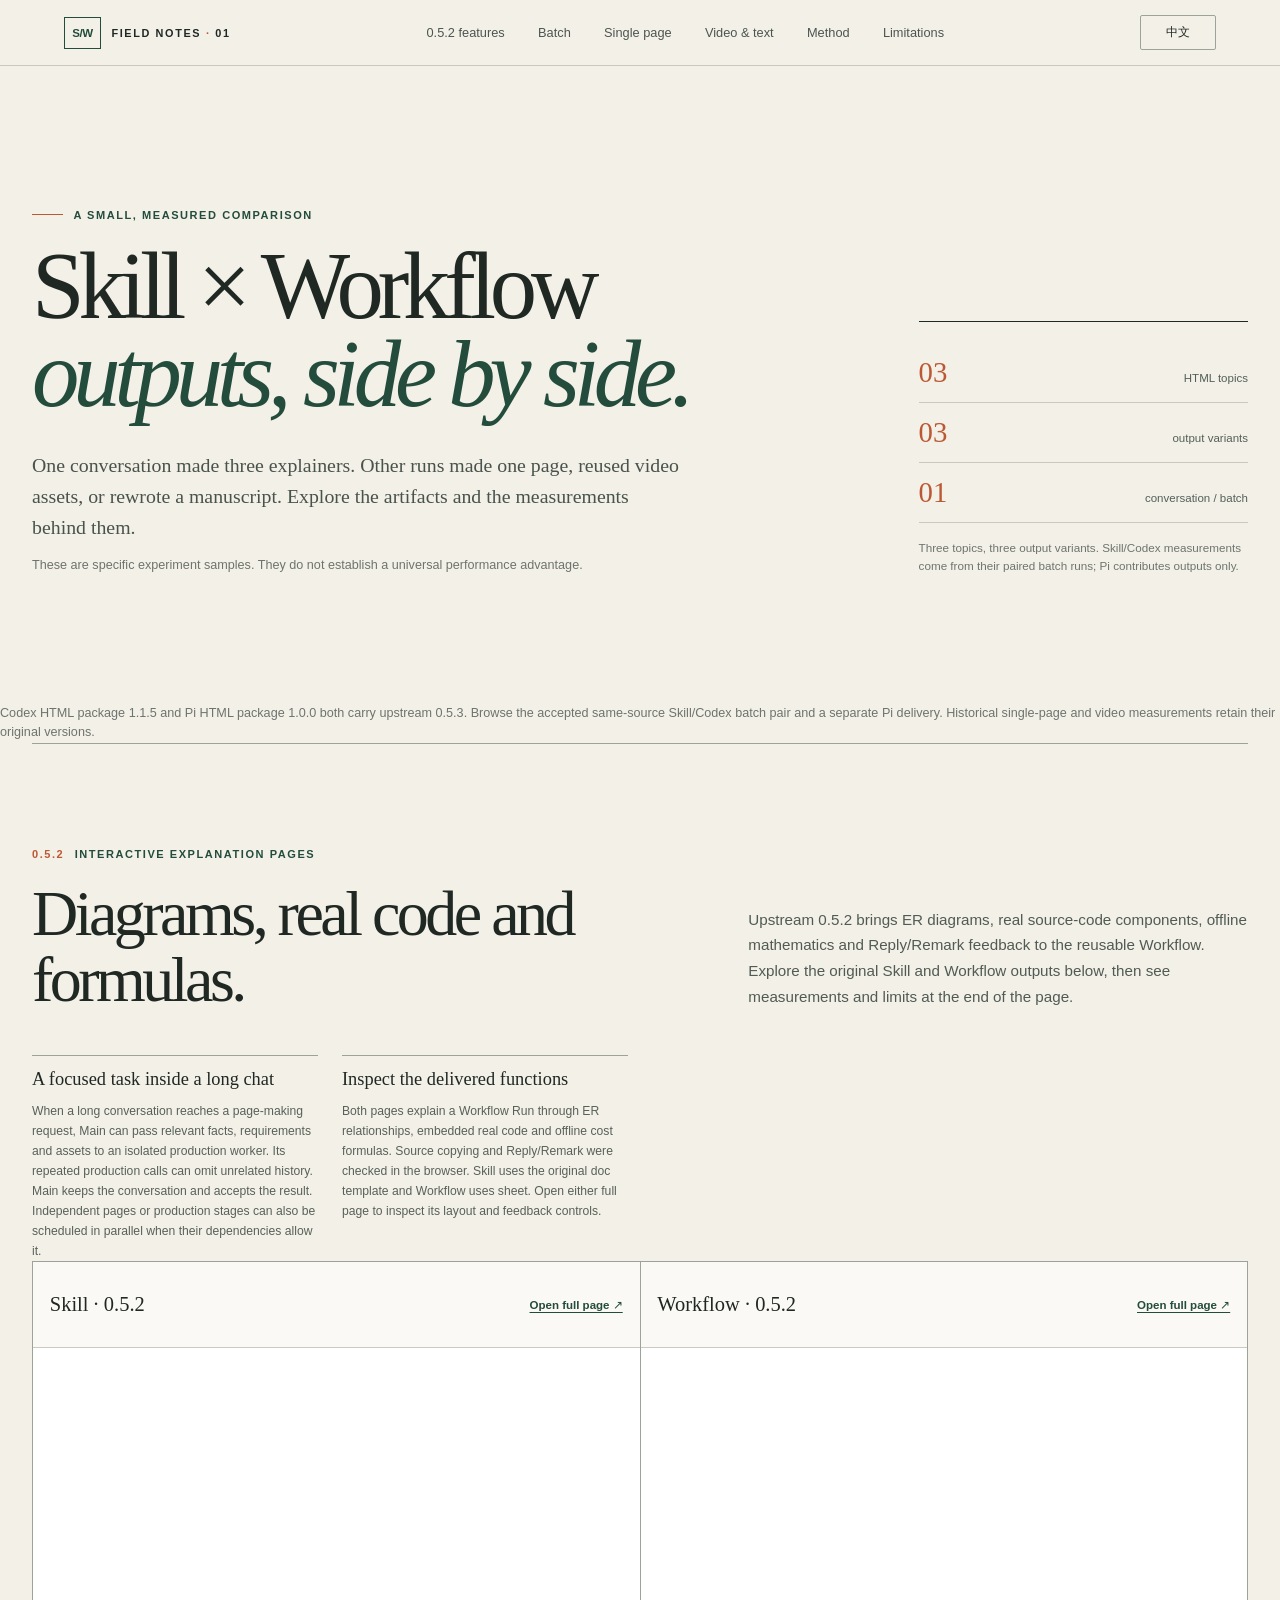
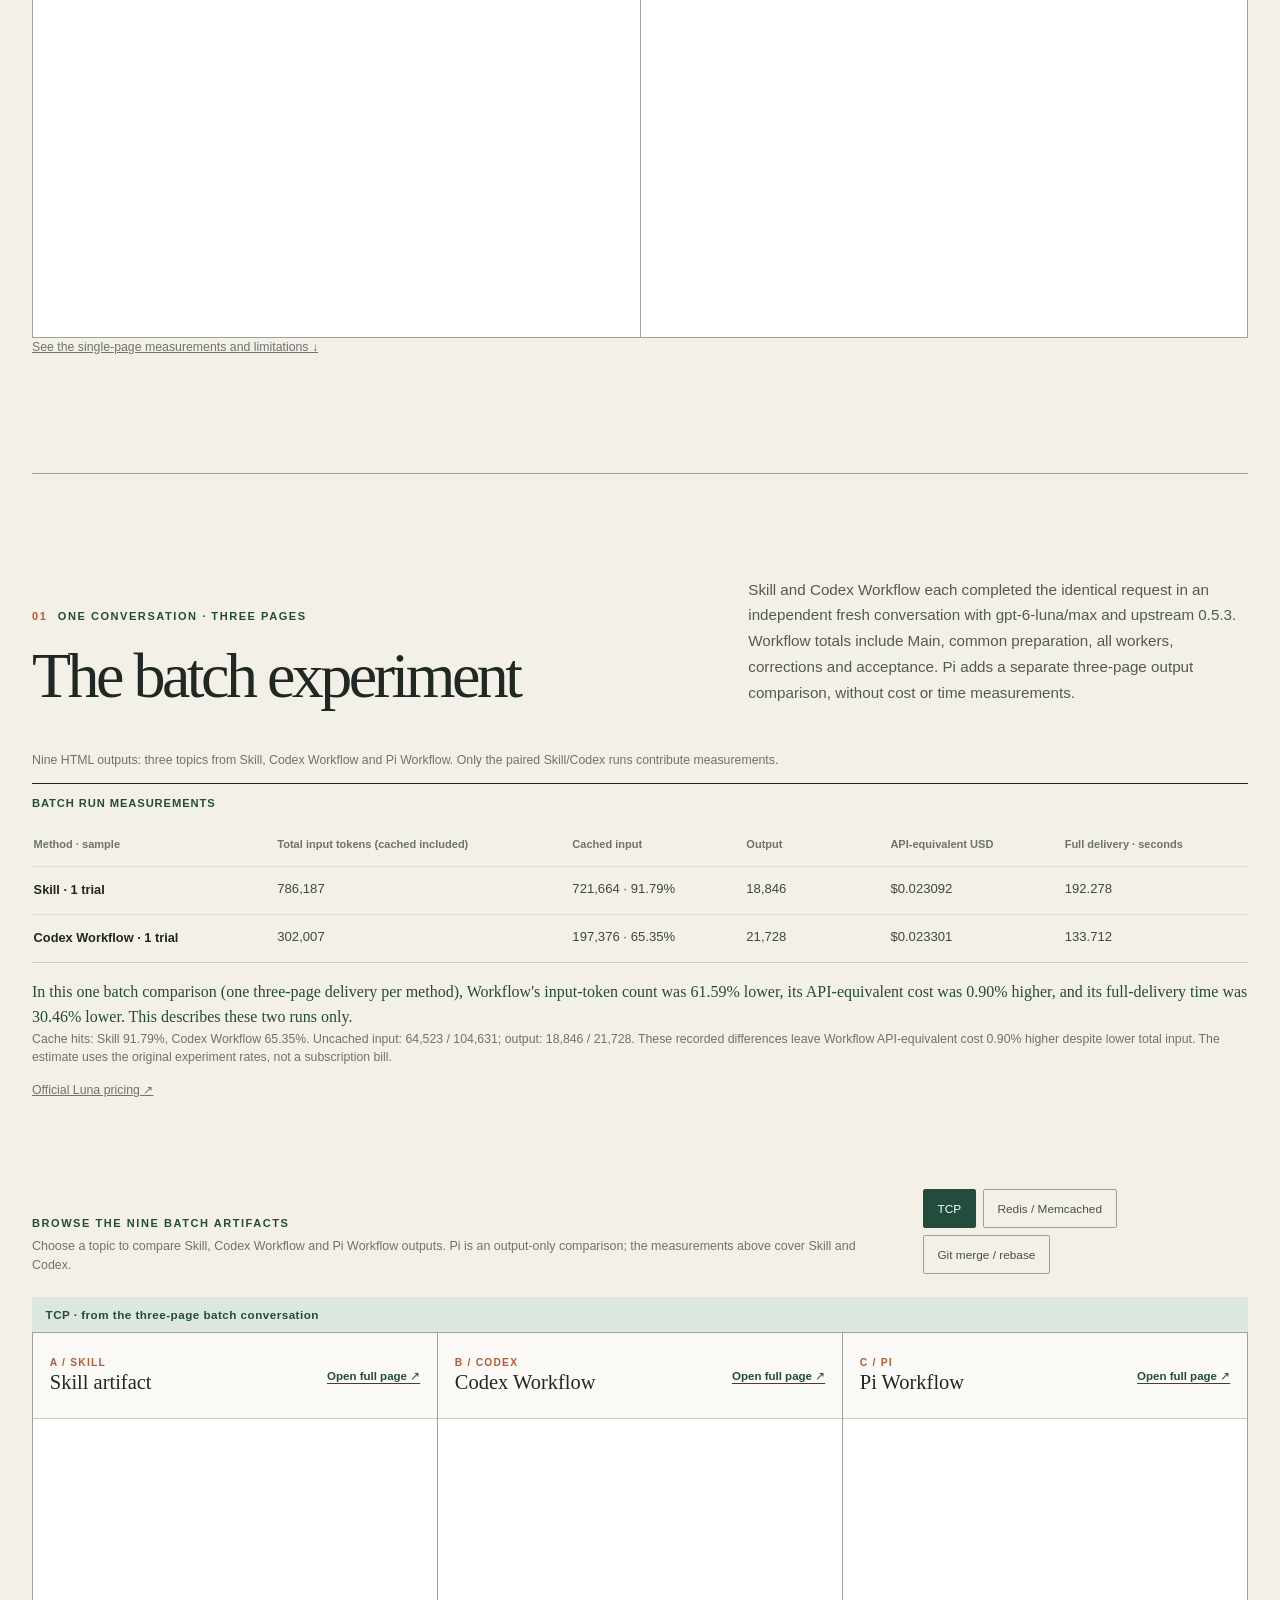
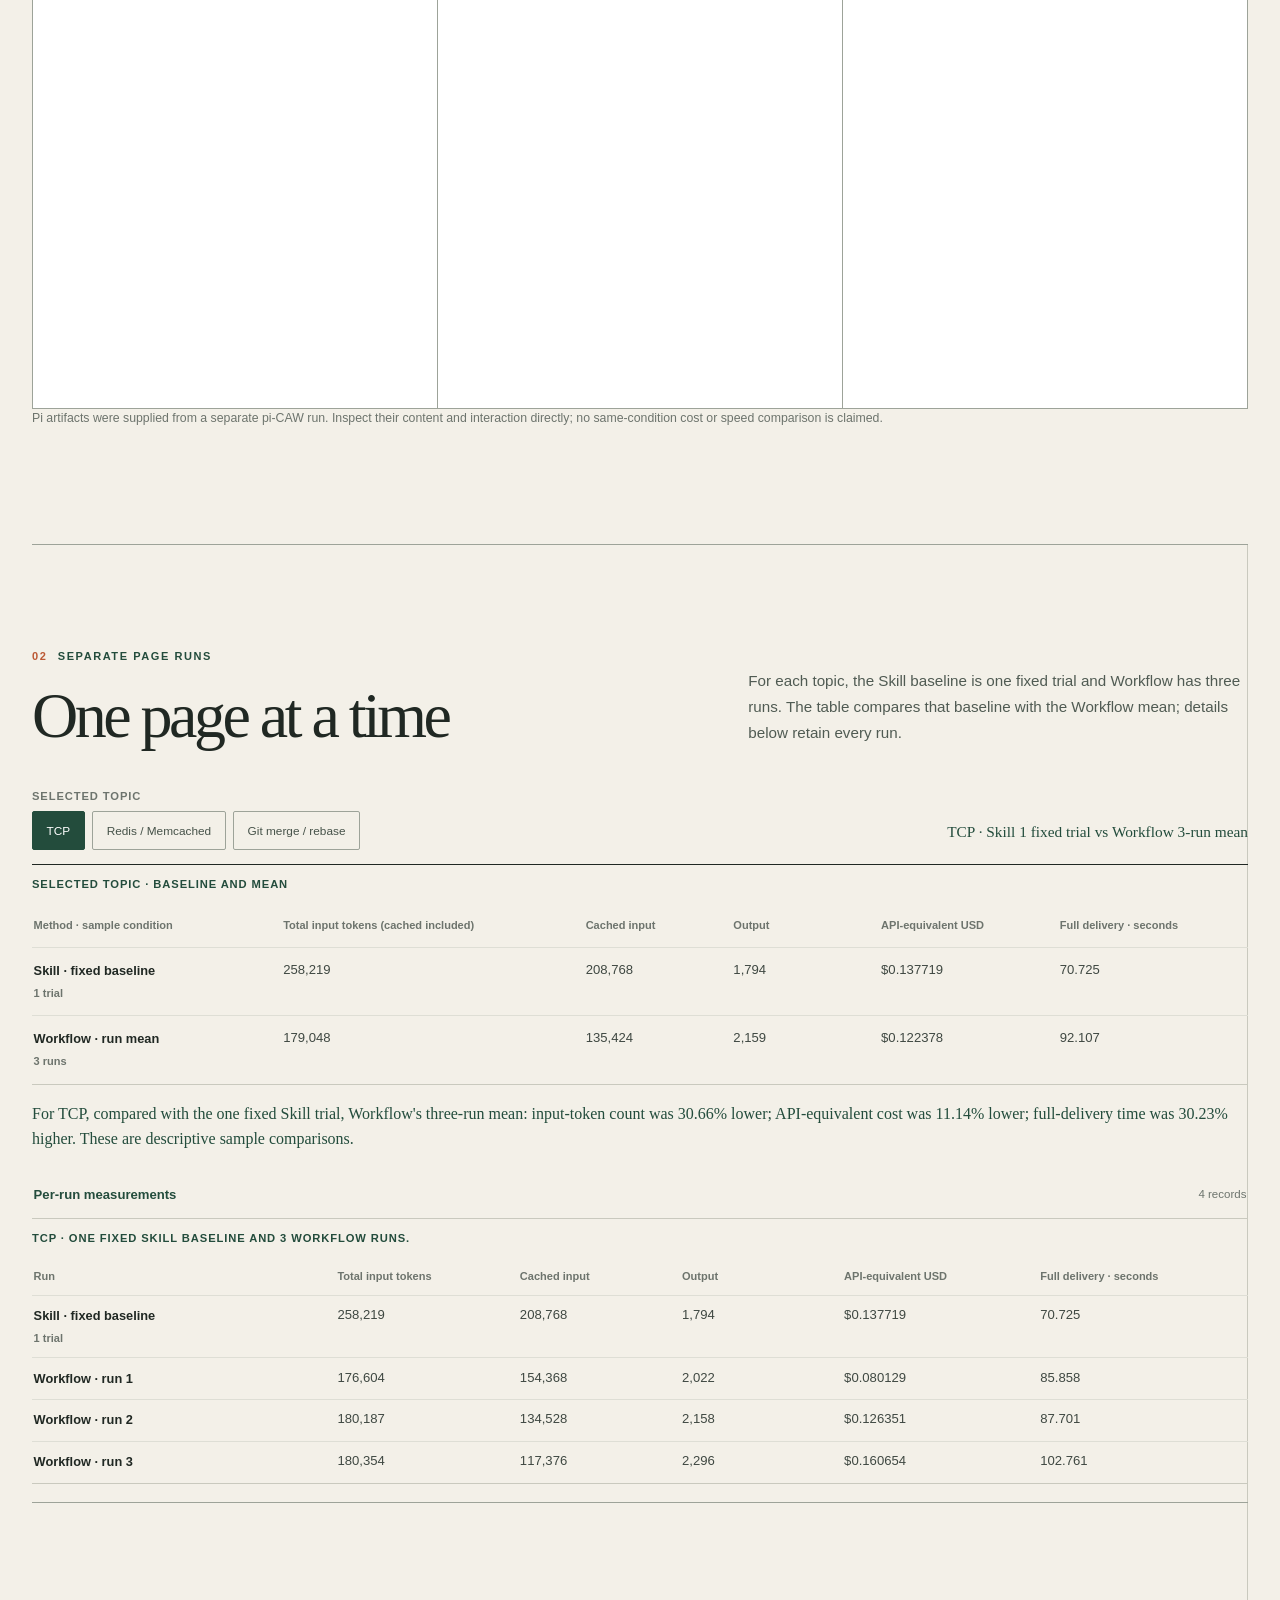
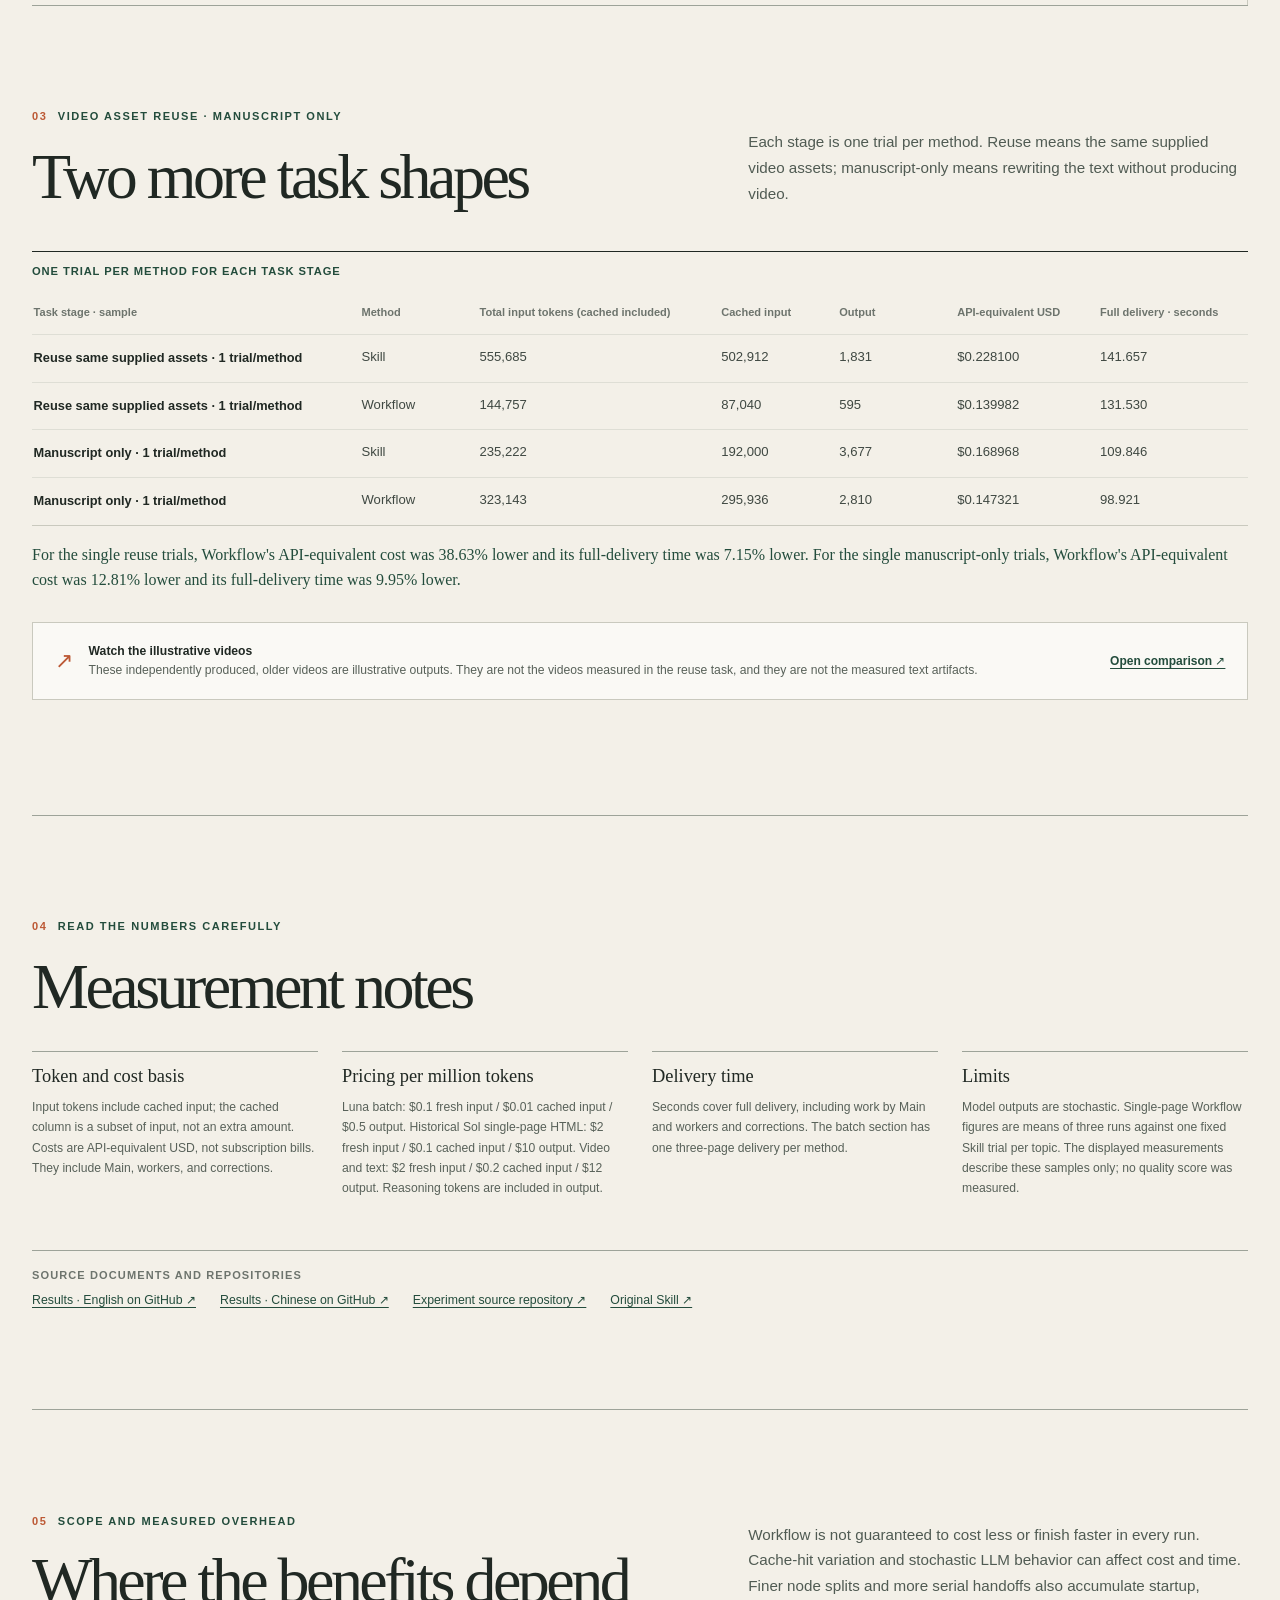
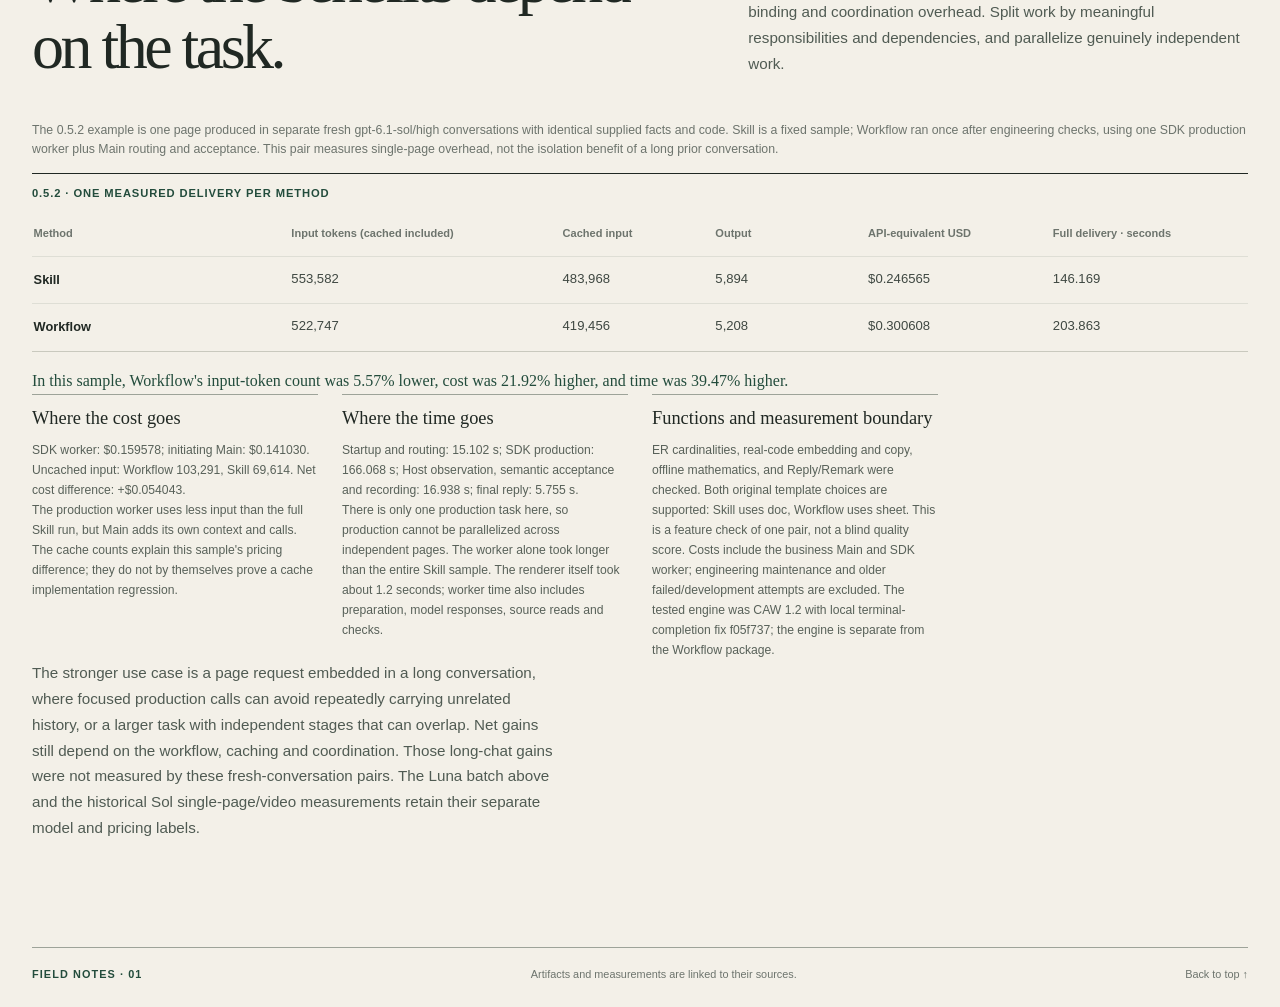
<file: workflow_explanations/gallery/index.html>
<!doctype html>
<html lang="en">
<head>
  <meta charset="utf-8">
  <meta name="viewport" content="width=device-width, initial-scale=1">
  <meta name="theme-color" content="#f3f0e8">
  <meta name="description" content="A bilingual, data-backed comparison of Skill and Workflow experiment artifacts.">
  <title>Skill × Workflow — experiment gallery</title>
  <link rel="stylesheet" href="style.css">
  <script src="app.js" defer></script>
</head>
<body>
  <a class="skip-link" href="#main" data-en="Skip to content" data-zh="跳到正文">Skip to content</a>
  <header class="site-header">
    <a class="wordmark" href="#top" aria-label="Skill versus Workflow experiment gallery">
      <span class="wordmark-mark" aria-hidden="true">S/W</span>
      <span>FIELD NOTES <span class="wordmark-dot">·</span> 01</span>
    </a>
    <nav class="primary-nav" aria-label="Primary navigation">
      <a href="#latest" data-en="0.5.2 features" data-zh="0.5.2 功能">0.5.2 features</a>
      <a href="#batch" data-en="Batch" data-zh="批量">Batch</a>
      <a href="#single" data-en="Single page" data-zh="单页">Single page</a>
      <a href="#video" data-en="Video & text" data-zh="视频与文本">Video &amp; text</a>
      <a href="#method" data-en="Method" data-zh="统计口径">Method</a>
      <a href="#limitations" data-en="Limitations" data-zh="局限性">Limitations</a>
    </nav>
    <button class="language-toggle" id="language-toggle" type="button" aria-label="Switch language to Chinese">
      <span data-en="中文" data-zh="English">中文</span>
    </button>
  </header>

  <main id="main">
    <section class="hero" id="top" aria-labelledby="page-title">
      <div class="hero-copy">
        <p class="eyebrow"><span class="eyebrow-rule" aria-hidden="true"></span><span data-en="A small, measured comparison" data-zh="一组小规模实测对照">A small, measured comparison</span></p>
        <h1 id="page-title"><span data-en="Skill × Workflow" data-zh="Skill × Workflow">Skill × Workflow</span><br><span class="title-subline" data-en="outputs, side by side." data-zh="并排看结果。">outputs, side by side.</span></h1>
        <p class="hero-deck" data-en="One conversation made three explainers. Other runs made one page, reused video assets, or rewrote a manuscript. Explore the artifacts and the measurements behind them." data-zh="一次对话制作了三份讲解页；其他运行则分别制作单页、复用视频素材或重写稿件。这里可以查看产物与对应测量数据。">One conversation made three explainers. Other runs made one page, reused video assets, or rewrote a manuscript. Explore the artifacts and the measurements behind them.</p>
        <p class="hero-caveat" data-en="These are specific experiment samples. They do not establish a universal performance advantage." data-zh="这些是特定实验样本，不能据此推断普遍的性能优势。">These are specific experiment samples. They do not establish a universal performance advantage.</p>
      </div>
      <div class="hero-index" aria-label="Experiment overview">
        <div class="index-cell"><span class="index-value">03</span><span data-en="HTML topics" data-zh="个网页主题">HTML topics</span></div>
        <div class="index-cell"><span class="index-value">03</span><span data-en="output variants" data-zh="组产物">output variants</span></div>
        <div class="index-cell"><span class="index-value">01</span><span data-en="conversation / batch" data-zh="次对话 / 批量任务">conversation / batch</span></div>
        <p data-en="Three topics, three output variants. Skill/Codex measurements come from their paired batch runs; Pi contributes outputs only." data-zh="三个主题、三组产物。Skill / Codex 的消耗来自成对批量运行；Pi 只附成品。">Three topics, three output variants. Skill/Codex measurements come from their paired batch runs; Pi contributes outputs only.</p>
      </div>
    </section>

    <p class="hero-caveat" data-en="Codex HTML package 1.1.5 and Pi HTML package 1.0.0 both carry upstream 0.5.3. Browse the accepted same-source Skill/Codex batch pair and a separate Pi delivery. Historical single-page and video measurements retain their original versions." data-zh="Codex HTML 包 1.1.5 与 Pi HTML 包 1.0.0 均包含上游 0.5.3。批量部分展示已验收的同版本 Skill / Codex 样本及另一次 Pi 交付；历史单页与视频测量保留原版本。">Codex HTML package 1.1.5 and Pi HTML package 1.0.0 both carry upstream 0.5.3. Browse the accepted same-source Skill/Codex batch pair and a separate Pi delivery. Historical single-page and video measurements retain their original versions.</p>

    <section class="section" id="latest" aria-labelledby="latest-title">
      <div class="section-heading">
        <div>
          <p class="eyebrow"><span class="section-number">0.5.2</span><span data-en="Interactive explanation pages" data-zh="可交互的讲解网页">Interactive explanation pages</span></p>
          <h2 id="latest-title" data-en="Diagrams, real code and formulas." data-zh="把图解、源码与公式放进一页。">Diagrams, real code and formulas.</h2>
        </div>
        <p class="section-intro" data-en="Upstream 0.5.2 brings ER diagrams, real source-code components, offline mathematics and Reply/Remark feedback to the reusable Workflow. Explore the original Skill and Workflow outputs below, then see measurements and limits at the end of the page." data-zh="上游 0.5.2 的 ER 图、真实源码组件、离线数学公式和 Reply/Remark 反馈已继承到可复用的 Workflow。下方可以查看 Skill 与 Workflow 的原样产物，具体测量与局限性放在页末。">Upstream 0.5.2 brings ER diagrams, real source-code components, offline mathematics and Reply/Remark feedback to the reusable Workflow. Explore the original Skill and Workflow outputs below, then see measurements and limits at the end of the page.</p>
      </div>
      <div class="method-grid">
        <article>
          <h3 data-en="A focused task inside a long chat" data-zh="在长聊天中，交出一个聚焦的制作任务">A focused task inside a long chat</h3>
          <p data-en="When a long conversation reaches a page-making request, Main can pass relevant facts, requirements and assets to an isolated production worker. Its repeated production calls can omit unrelated history. Main keeps the conversation and accepts the result. Independent pages or production stages can also be scheduled in parallel when their dependencies allow it." data-zh="在很长的聊天中提出网页请求时，Main 可以把相关事实、要求与资产交给隔离的制作 worker；制作过程中的多次调用可以不携带无关历史。Main 保留会话并验收结果。多个独立网页或制作阶段，还可以按实际依赖安排并行。">When a long conversation reaches a page-making request, Main can pass relevant facts, requirements and assets to an isolated production worker. Its repeated production calls can omit unrelated history. Main keeps the conversation and accepts the result. Independent pages or production stages can also be scheduled in parallel when their dependencies allow it.</p>
        </article>
        <article>
          <h3 data-en="Inspect the delivered functions" data-zh="直接查看交付功能">Inspect the delivered functions</h3>
          <p data-en="Both pages explain a Workflow Run through ER relationships, embedded real code and offline cost formulas. Source copying and Reply/Remark were checked in the browser. Skill uses the original doc template and Workflow uses sheet. Open either full page to inspect its layout and feedback controls." data-zh="两份页面都用 ER 关系、真实源码和离线成本公式讲解一次 Workflow Run，源码复制与 Reply/Remark 已在浏览器核验。Skill 使用原有 doc 模板，Workflow 使用 sheet；打开完整页面可查看布局并使用反馈控件。">Both pages explain a Workflow Run through ER relationships, embedded real code and offline cost formulas. Source copying and Reply/Remark were checked in the browser. Skill uses the original doc template and Workflow uses sheet. Open either full page to inspect its layout and feedback controls.</p>
        </article>
      </div>
      <div class="preview-grid">
        <article class="preview-card">
          <div class="preview-heading"><h3>Skill · 0.5.2</h3><a class="artifact-link" href="../examples/html/run-052-skill.html" target="_blank" rel="noopener" data-en="Open full page ↗" data-zh="打开完整页面 ↗">Open full page ↗</a></div>
          <iframe src="../examples/html/run-052-skill.html" title="Skill 0.5.2 Run explainer" sandbox="allow-scripts" loading="lazy"></iframe>
        </article>
        <article class="preview-card">
          <div class="preview-heading"><h3>Workflow · 0.5.2</h3><a class="artifact-link" href="../examples/html/run-052-workflow.html" target="_blank" rel="noopener" data-en="Open full page ↗" data-zh="打开完整页面 ↗">Open full page ↗</a></div>
          <iframe src="../examples/html/run-052-workflow.html" title="Workflow 0.5.2 Run explainer" sandbox="allow-scripts" loading="lazy"></iframe>
        </article>
      </div>
      <p class="sample-note"><a href="#limitations" data-en="See the single-page measurements and limitations ↓" data-zh="查看页末的单页测量与局限性 ↓">See the single-page measurements and limitations ↓</a></p>
    </section>

    <section class="section batch-section" id="batch" aria-labelledby="batch-title">
      <div class="section-heading">
        <div>
          <p class="eyebrow"><span class="section-number">01</span><span data-en="One conversation · three pages" data-zh="一次对话 · 三个页面">One conversation · three pages</span></p>
          <h2 id="batch-title" data-en="The batch experiment" data-zh="批量实验">The batch experiment</h2>
        </div>
        <p class="section-intro" data-en="Skill and Codex Workflow each completed the identical request in an independent fresh conversation with gpt-6-luna/max and upstream 0.5.3. Workflow totals include Main, common preparation, all workers, corrections and acceptance. Pi adds a separate three-page output comparison, without cost or time measurements." data-zh="Skill 与 Codex Workflow 各在独立新对话中，用 gpt-6-luna/max 和上游 0.5.3 完成相同请求。Workflow 总量包含 Main、共同前置、全部 worker、修正与验收。Pi 另附一组三页，仅比较产物，不比较消耗与时间。">Skill and Codex Workflow each completed the identical request in an independent fresh conversation with gpt-6-luna/max and upstream 0.5.3. Workflow totals include Main, common preparation, all workers, corrections and acceptance. Pi adds a separate three-page output comparison, without cost or time measurements.</p>
      </div>

      <p class="sample-note" data-en="Nine HTML outputs: three topics from Skill, Codex Workflow and Pi Workflow. Only the paired Skill/Codex runs contribute measurements." data-zh="九份 HTML 对应 Skill、Codex Workflow 与 Pi Workflow 各自的三个主题；消耗表仅统计成对的 Skill / Codex 运行。">Nine HTML outputs: three topics from Skill, Codex Workflow and Pi Workflow. Only the paired Skill/Codex runs contribute measurements.</p>
      <div class="table-wrap">
        <table class="metrics-table">
          <caption data-en="Batch run measurements" data-zh="批量运行测量值">Batch run measurements</caption>
          <thead>
            <tr>
              <th scope="col" data-en="Method · sample" data-zh="方法 · 样本数">Method · sample</th>
              <th scope="col" data-en="Total input tokens (cached included)" data-zh="输入 token 总量（含缓存）">Total input tokens (cached included)</th>
              <th scope="col" data-en="Cached input" data-zh="缓存输入">Cached input</th>
              <th scope="col" data-en="Output" data-zh="输出">Output</th>
              <th scope="col" data-en="API-equivalent USD" data-zh="API 等价美元">API-equivalent USD</th>
              <th scope="col" data-en="Full delivery · seconds" data-zh="完整交付 · 秒">Full delivery · seconds</th>
            </tr>
          </thead>
          <tbody id="batch-rows">
            <tr><td colspan="6" data-en="Loading measurements…" data-zh="正在读取测量数据…">Loading measurements…</td></tr>
          </tbody>
        </table>
      </div>
      <p class="delta-note" id="batch-delta" aria-live="polite"></p>
      <p class="sample-note" data-en="Cache hits: Skill 91.79%, Codex Workflow 65.35%. Uncached input: 64,523 / 104,631; output: 18,846 / 21,728. These recorded differences leave Workflow API-equivalent cost 0.90% higher despite lower total input. The estimate uses the original experiment rates, not a subscription bill." data-zh="缓存命中：Skill 91.79%，Codex Workflow 65.35%。未缓存输入为 64,523 / 104,631，输出为 18,846 / 21,728；这些差异使 Workflow 在总输入更少时，API 等价成本仍高 0.90%。按原实验费率估算，不是订阅账单。">Cache hits: Skill 91.79%, Codex Workflow 65.35%. Uncached input: 64,523 / 104,631; output: 18,846 / 21,728. These recorded differences leave Workflow API-equivalent cost 0.90% higher despite lower total input. The estimate uses the original experiment rates, not a subscription bill.</p>
      <p class="sample-note"><a href="https://developers.openai.com/api/docs/models/gpt-6-luna" target="_blank" rel="noopener" data-en="Official Luna pricing ↗" data-zh="Luna 官方价格 ↗">Official Luna pricing ↗</a></p>

      <div class="artifact-explorer">
        <div class="artifact-toolbar">
          <div>
            <p class="eyebrow" data-en="Browse the nine batch artifacts" data-zh="浏览九份批量产物">Browse the nine batch artifacts</p>
            <p class="toolbar-help" data-en="Choose a topic to compare Skill, Codex Workflow and Pi Workflow outputs. Pi is an output-only comparison; the measurements above cover Skill and Codex." data-zh="选择主题，对比 Skill、Codex Workflow 与 Pi Workflow 产物。Pi 只比较页面，以上消耗数据仅对应 Skill 与 Codex。">Choose a topic to compare Skill, Codex Workflow and Pi Workflow outputs. Pi is an output-only comparison; the measurements above cover Skill and Codex.</p>
          </div>
          <div class="topic-picker" id="batch-topic-picker" role="group" aria-label="Choose an experiment topic">
            <button type="button" class="topic-button" data-topic="tcp" aria-pressed="true"><span data-en="TCP" data-zh="TCP">TCP</span></button>
            <button type="button" class="topic-button" data-topic="cache" aria-pressed="false"><span data-en="Redis / Memcached" data-zh="Redis / Memcached">Redis / Memcached</span></button>
            <button type="button" class="topic-button" data-topic="git" aria-pressed="false"><span data-en="Git merge / rebase" data-zh="Git merge / rebase">Git merge / rebase</span></button>
          </div>
        </div>
        <p class="artifact-caption" id="artifact-caption" aria-live="polite"><span data-en="TCP · from the three-page batch conversation" data-zh="TCP · 来自三页批量对话">TCP · from the three-page batch conversation</span></p>
        <div class="preview-grid" id="previews">
          <article class="preview-card" aria-labelledby="skill-preview-title">
            <div class="preview-heading">
              <div><p class="preview-kicker">A <span aria-hidden="true">/</span> Skill</p><h3 id="skill-preview-title" data-en="Skill artifact" data-zh="Skill 产物">Skill artifact</h3></div>
              <a class="artifact-link" id="skill-artifact-link" aria-disabled="true" target="_blank" rel="noopener" data-en="Open full page ↗" data-zh="打开完整页面 ↗">Open full page ↗</a>
            </div>
            <iframe id="skill-preview" title="Skill artifact preview" sandbox="allow-scripts" loading="eager"></iframe>
          </article>
          <article class="preview-card" aria-labelledby="workflow-preview-title">
            <div class="preview-heading">
              <div><p class="preview-kicker">B <span aria-hidden="true">/</span> Codex</p><h3 id="workflow-preview-title" data-en="Codex Workflow" data-zh="Codex Workflow">Codex Workflow</h3></div>
              <a class="artifact-link" id="workflow-artifact-link" aria-disabled="true" target="_blank" rel="noopener" data-en="Open full page ↗" data-zh="打开完整页面 ↗">Open full page ↗</a>
            </div>
            <iframe id="workflow-preview" title="Workflow artifact preview" sandbox="allow-scripts" loading="eager"></iframe>
          </article>
          <article class="preview-card pi-preview-card" aria-labelledby="pi-preview-title">
            <div class="preview-heading">
              <div><p class="preview-kicker">C <span aria-hidden="true">/</span> Pi</p><h3 id="pi-preview-title" data-en="Pi Workflow" data-zh="Pi Workflow">Pi Workflow</h3></div>
              <a class="artifact-link" id="pi-artifact-link" aria-disabled="true" target="_blank" rel="noopener" data-en="Open full page ↗" data-zh="打开完整页面 ↗">Open full page ↗</a>
            </div>
            <iframe id="pi-preview" title="Pi Workflow artifact preview" sandbox="allow-scripts" loading="eager"></iframe>
          </article>
        </div>
        <p class="sample-note" data-en="Pi artifacts were supplied from a separate pi-CAW run. Inspect their content and interaction directly; no same-condition cost or speed comparison is claimed." data-zh="Pi 产物来自另一次 pi-CAW 运行，可直接比较内容和交互；不作同条件成本或速度比较。">Pi artifacts were supplied from a separate pi-CAW run. Inspect their content and interaction directly; no same-condition cost or speed comparison is claimed.</p>
      </div>
    </section>

    <section class="section single-section" id="single" aria-labelledby="single-title">
      <div class="section-heading">
        <div>
          <p class="eyebrow"><span class="section-number">02</span><span data-en="Separate page runs" data-zh="单独运行页面">Separate page runs</span></p>
          <h2 id="single-title" data-en="One page at a time" data-zh="一次制作一个页面">One page at a time</h2>
        </div>
        <p class="section-intro" data-en="For each topic, the Skill baseline is one fixed trial and Workflow has three runs. The table compares that baseline with the Workflow mean; details below retain every run." data-zh="每个主题的 Skill 基线是一次固定运行，Workflow 运行三次。上表将该基线与 Workflow 均值比较；下方保留每次运行的数据。">For each topic, the Skill baseline is one fixed trial and Workflow has three runs. The table compares that baseline with the Workflow mean; details below retain every run.</p>
      </div>
      <div class="single-controls">
        <div>
          <p class="control-label" id="single-topic-label" data-en="Selected topic" data-zh="当前主题">Selected topic</p>
          <div class="topic-picker" id="single-topic-picker" role="group" aria-labelledby="single-topic-label">
            <button type="button" class="topic-button" data-topic="tcp" aria-pressed="true"><span data-en="TCP" data-zh="TCP">TCP</span></button>
            <button type="button" class="topic-button" data-topic="cache" aria-pressed="false"><span data-en="Redis / Memcached" data-zh="Redis / Memcached">Redis / Memcached</span></button>
            <button type="button" class="topic-button" data-topic="git" aria-pressed="false"><span data-en="Git merge / rebase" data-zh="Git merge / rebase">Git merge / rebase</span></button>
          </div>
        </div>
        <p class="single-condition" id="single-condition" aria-live="polite"><span data-en="TCP · Skill 1 fixed trial vs Workflow 3-run mean" data-zh="TCP · Skill 固定样本 1 次，对比 Workflow 3 次均值">TCP · Skill 1 fixed trial vs Workflow 3-run mean</span></p>
      </div>
      <div class="table-wrap">
        <table class="metrics-table">
          <caption data-en="Selected topic · baseline and mean" data-zh="所选主题 · 基线与均值">Selected topic · baseline and mean</caption>
          <thead>
            <tr>
              <th scope="col" data-en="Method · sample condition" data-zh="方法 · 样本条件">Method · sample condition</th>
              <th scope="col" data-en="Total input tokens (cached included)" data-zh="输入 token 总量（含缓存）">Total input tokens (cached included)</th>
              <th scope="col" data-en="Cached input" data-zh="缓存输入">Cached input</th>
              <th scope="col" data-en="Output" data-zh="输出">Output</th>
              <th scope="col" data-en="API-equivalent USD" data-zh="API 等价美元">API-equivalent USD</th>
              <th scope="col" data-en="Full delivery · seconds" data-zh="完整交付 · 秒">Full delivery · seconds</th>
            </tr>
          </thead>
          <tbody id="single-summary-rows">
            <tr><td colspan="6" data-en="Loading measurements…" data-zh="正在读取测量数据…">Loading measurements…</td></tr>
          </tbody>
        </table>
      </div>
      <p class="delta-note" id="single-delta" aria-live="polite"></p>
      <details class="run-details" open>
        <summary><span data-en="Per-run measurements" data-zh="每次运行的测量值">Per-run measurements</span><span class="summary-count" id="run-count">—</span></summary>
        <div class="table-wrap">
          <table class="metrics-table compact-table">
            <caption id="run-caption" data-en="One fixed Skill baseline and three Workflow runs for the selected topic." data-zh="所选主题的 Skill 固定基线一次，Workflow 运行三次。">One fixed Skill baseline and three Workflow runs for the selected topic.</caption>
            <thead>
              <tr>
                <th scope="col" data-en="Run" data-zh="运行">Run</th>
                <th scope="col" data-en="Total input tokens" data-zh="输入 token 总量">Total input tokens</th>
                <th scope="col" data-en="Cached input" data-zh="缓存输入">Cached input</th>
                <th scope="col" data-en="Output" data-zh="输出">Output</th>
                <th scope="col" data-en="API-equivalent USD" data-zh="API 等价美元">API-equivalent USD</th>
                <th scope="col" data-en="Full delivery · seconds" data-zh="完整交付 · 秒">Full delivery · seconds</th>
              </tr>
            </thead>
            <tbody id="single-run-rows">
              <tr><td colspan="6" data-en="Loading measurements…" data-zh="正在读取测量数据…">Loading measurements…</td></tr>
            </tbody>
          </table>
        </div>
      </details>
    </section>

    <section class="section video-section" id="video" aria-labelledby="video-title">
      <div class="section-heading">
        <div>
          <p class="eyebrow"><span class="section-number">03</span><span data-en="Video asset reuse · manuscript only" data-zh="复用视频素材 · 仅重写稿件">Video asset reuse · manuscript only</span></p>
          <h2 id="video-title" data-en="Two more task shapes" data-zh="另外两类任务">Two more task shapes</h2>
        </div>
        <p class="section-intro" data-en="Each stage is one trial per method. Reuse means the same supplied video assets; manuscript-only means rewriting the text without producing video." data-zh="每个阶段中两种方法各运行一次。素材复用指使用相同的已有视频素材；仅重写稿件指改写文本，不制作视频。">Each stage is one trial per method. Reuse means the same supplied video assets; manuscript-only means rewriting the text without producing video.</p>
      </div>
      <div class="table-wrap">
        <table class="metrics-table">
          <caption data-en="One trial per method for each task stage" data-zh="每个任务阶段中每种方法各一次">One trial per method for each task stage</caption>
          <thead>
            <tr>
              <th scope="col" data-en="Task stage · sample" data-zh="任务阶段 · 样本数">Task stage · sample</th>
              <th scope="col" data-en="Method" data-zh="方法">Method</th>
              <th scope="col" data-en="Total input tokens (cached included)" data-zh="输入 token 总量（含缓存）">Total input tokens (cached included)</th>
              <th scope="col" data-en="Cached input" data-zh="缓存输入">Cached input</th>
              <th scope="col" data-en="Output" data-zh="输出">Output</th>
              <th scope="col" data-en="API-equivalent USD" data-zh="API 等价美元">API-equivalent USD</th>
              <th scope="col" data-en="Full delivery · seconds" data-zh="完整交付 · 秒">Full delivery · seconds</th>
            </tr>
          </thead>
          <tbody id="video-rows">
            <tr><td colspan="7" data-en="Loading measurements…" data-zh="正在读取测量数据…">Loading measurements…</td></tr>
          </tbody>
        </table>
      </div>
      <p class="delta-note" id="video-delta" aria-live="polite"></p>
      <aside class="watch-note">
        <span class="watch-icon" aria-hidden="true">↗</span>
        <p><strong data-en="Watch the illustrative videos" data-zh="观看示例视频">Watch the illustrative videos</strong><br><span data-en="These independently produced, older videos are illustrative outputs. They are not the videos measured in the reuse task, and they are not the measured text artifacts." data-zh="这些独立制作的较早视频仅供示例。它们不是素材复用任务中测量的视频，也不是该任务测量的文本产物。">These independently produced, older videos are illustrative outputs. They are not the videos measured in the reuse task, and they are not the measured text artifacts.</span></p>
        <a href="../examples/video/comparison.html" target="_blank" rel="noopener" data-en="Open comparison ↗" data-zh="打开视频对照 ↗">Open comparison ↗</a>
      </aside>
    </section>

    <section class="section method-section" id="method" aria-labelledby="method-title">
      <div class="section-heading method-heading">
        <div>
          <p class="eyebrow"><span class="section-number">04</span><span data-en="Read the numbers carefully" data-zh="如何理解这些数字">Read the numbers carefully</span></p>
          <h2 id="method-title" data-en="Measurement notes" data-zh="统计口径">Measurement notes</h2>
        </div>
      </div>
      <div class="method-grid">
        <article>
          <h3 data-en="Token and cost basis" data-zh="Token 与成本口径">Token and cost basis</h3>
          <p data-en="Input tokens include cached input; the cached column is a subset of input, not an extra amount. Costs are API-equivalent USD, not subscription bills. They include Main, workers, and corrections." data-zh="输入 token 已包含缓存输入；缓存列是输入的一部分，不应再相加。成本为 API 等价美元，不是订阅账单，包含 Main、worker 与修正。">Input tokens include cached input; the cached column is a subset of input, not an extra amount. Costs are API-equivalent USD, not subscription bills. They include Main, workers, and corrections.</p>
        </article>
        <article>
          <h3 data-en="Pricing per million tokens" data-zh="每百万 token 价格">Pricing per million tokens</h3>
          <p id="pricing-note" data-en="Loading pricing…" data-zh="正在读取价格…">Loading pricing…</p>
        </article>
        <article>
          <h3 data-en="Delivery time" data-zh="交付耗时">Delivery time</h3>
          <p data-en="Seconds cover full delivery, including work by Main and workers and corrections. The batch section has one three-page delivery per method." data-zh="秒数覆盖完整交付，包括 Main、worker 与修正。批量部分每种方法各有一次三页交付。">Seconds cover full delivery, including work by Main and workers and corrections. The batch section has one three-page delivery per method.</p>
        </article>
        <article>
          <h3 data-en="Limits" data-zh="结果边界">Limits</h3>
          <p data-en="Model outputs are stochastic. Single-page Workflow figures are means of three runs against one fixed Skill trial per topic. The displayed measurements describe these samples only; no quality score was measured." data-zh="模型输出具有随机性。单页 Workflow 数据是三次运行的均值，每个主题仅与一次固定 Skill 样本比较。页面数据只描述这些样本；实验未测量质量评分。">Model outputs are stochastic. Single-page Workflow figures are means of three runs against one fixed Skill trial per topic. The displayed measurements describe these samples only; no quality score was measured.</p>
        </article>
      </div>
      <div class="source-links">
        <p class="source-label" data-en="Source documents and repositories" data-zh="结果文档与代码仓库">Source documents and repositories</p>
        <a href="https://github.com/TohmaN233/workflow-package/blob/main/workflow_explanations/experiments/results.md" target="_blank" rel="noopener" data-en="Results · English on GitHub ↗" data-zh="实验结果 · GitHub 英文版 ↗">Results · English on GitHub ↗</a>
        <a href="https://github.com/TohmaN233/workflow-package/blob/main/workflow_explanations/experiments/results.zh-CN.md" target="_blank" rel="noopener" data-en="Results · Chinese on GitHub ↗" data-zh="实验结果 · GitHub 中文版 ↗">Results · Chinese on GitHub ↗</a>
        <a href="https://github.com/TohmaN233/workflow-package" target="_blank" rel="noopener" data-en="Experiment source repository ↗" data-zh="实验源代码仓库 ↗">Experiment source repository ↗</a>
        <a href="https://github.com/QingYunA/answer-me-with-html" target="_blank" rel="noopener" data-en="Original Skill ↗" data-zh="原始 Skill ↗">Original Skill ↗</a>
      </div>
    </section>
    <section class="section method-section" id="limitations" aria-labelledby="limitations-title">
      <div class="section-heading">
        <div>
          <p class="eyebrow"><span class="section-number">05</span><span data-en="Scope and measured overhead" data-zh="适用场景与实测开销">Scope and measured overhead</span></p>
          <h2 id="limitations-title" data-en="Where the benefits depend on the task." data-zh="适用范围与局限性。">Where the benefits depend on the task.</h2>
        </div>
        <p class="section-intro" data-en="Workflow is not guaranteed to cost less or finish faster in every run. Cache-hit variation and stochastic LLM behavior can affect cost and time. Finer node splits and more serial handoffs also accumulate startup, binding and coordination overhead. Split work by meaningful responsibilities and dependencies, and parallelize genuinely independent work." data-zh="Workflow 不保证每次都更省或更快。缓存命中差异、LLM 输出的随机性可能影响成本与耗时；节点拆得越细、串行交接越多，启动、绑定与协调等固定开销也越容易累积。节点应按实际职责与依赖划分，并行用于真正独立的工作。">Workflow is not guaranteed to cost less or finish faster in every run. Cache-hit variation and stochastic LLM behavior can affect cost and time. Finer node splits and more serial handoffs also accumulate startup, binding and coordination overhead. Split work by meaningful responsibilities and dependencies, and parallelize genuinely independent work.</p>
      </div>
      <p class="sample-note" data-en="The 0.5.2 example is one page produced in separate fresh gpt-6.1-sol/high conversations with identical supplied facts and code. Skill is a fixed sample; Workflow ran once after engineering checks, using one SDK production worker plus Main routing and acceptance. This pair measures single-page overhead, not the isolation benefit of a long prior conversation." data-zh="0.5.2 示例是在独立的新会话中制作一页，双方均为 gpt-6.1-sol/high，事实与源码输入相同。Skill 为固定样本；Workflow 在工程预检后运行一次，由一个 SDK worker 制作，Main 选择路线并验收。这对样本测量单页基础开销，没有测量长聊天历史中的隔离收益。">The 0.5.2 example is one page produced in separate fresh gpt-6.1-sol/high conversations with identical supplied facts and code. Skill is a fixed sample; Workflow ran once after engineering checks, using one SDK production worker plus Main routing and acceptance. This pair measures single-page overhead, not the isolation benefit of a long prior conversation.</p>
      <div class="table-wrap">
        <table class="metrics-table">
          <caption data-en="0.5.2 · one measured delivery per method" data-zh="0.5.2 · 每种方法各一次测量交付">0.5.2 · one measured delivery per method</caption>
          <thead><tr>
            <th scope="col" data-en="Method" data-zh="方法">Method</th>
            <th scope="col" data-en="Input tokens (cached included)" data-zh="输入 token（含缓存）">Input tokens (cached included)</th>
            <th scope="col" data-en="Cached input" data-zh="缓存输入">Cached input</th>
            <th scope="col" data-en="Output" data-zh="输出">Output</th>
            <th scope="col" data-en="API-equivalent USD" data-zh="API 等价美元">API-equivalent USD</th>
            <th scope="col" data-en="Full delivery · seconds" data-zh="完整交付 · 秒">Full delivery · seconds</th>
          </tr></thead>
          <tbody id="latest-rows"><tr><td colspan="6" data-en="Loading measurements…" data-zh="正在读取测量数据…">Loading measurements…</td></tr></tbody>
        </table>
      </div>
      <p class="delta-note" id="latest-delta" aria-live="polite"></p>
      <div class="method-grid">
        <article>
          <h3 data-en="Where the cost goes" data-zh="成本花在哪里">Where the cost goes</h3>
          <p id="latest-cost"></p>
          <p data-en="The production worker uses less input than the full Skill run, but Main adds its own context and calls. The cache counts explain this sample's pricing difference; they do not by themselves prove a cache implementation regression." data-zh="制作 worker 的输入少于 Skill 全程，但还需加回 Main 自己的上下文和调用。缓存计数能够解释本样本的计价差额，不能单独证明缓存机制发生回归。">The production worker uses less input than the full Skill run, but Main adds its own context and calls. The cache counts explain this sample's pricing difference; they do not by themselves prove a cache implementation regression.</p>
        </article>
        <article>
          <h3 data-en="Where the time goes" data-zh="时间花在哪里">Where the time goes</h3>
          <p id="latest-time"></p>
          <p data-en="There is only one production task here, so production cannot be parallelized across independent pages. The worker alone took longer than the entire Skill sample. The renderer itself took about 1.2 seconds; worker time also includes preparation, model responses, source reads and checks." data-zh="本次只有一个制作任务，没有独立网页之间的并行空间。worker 本身已比 Skill 全程更慢。渲染命令本身约 1.2 秒；worker 时间还包含准备、模型响应、读取源码与检查。">There is only one production task here, so production cannot be parallelized across independent pages. The worker alone took longer than the entire Skill sample. The renderer itself took about 1.2 seconds; worker time also includes preparation, model responses, source reads and checks.</p>
        </article>
        <article>
          <h3 data-en="Functions and measurement boundary" data-zh="功能与测量边界">Functions and measurement boundary</h3>
          <p data-en="ER cardinalities, real-code embedding and copy, offline mathematics, and Reply/Remark were checked. Both original template choices are supported: Skill uses doc, Workflow uses sheet. This is a feature check of one pair, not a blind quality score. Costs include the business Main and SDK worker; engineering maintenance and older failed/development attempts are excluded. The tested engine was CAW 1.2 with local terminal-completion fix f05f737; the engine is separate from the Workflow package." data-zh="已核验 ER 基数、真实代码嵌入与复制、离线数学公式、Reply/Remark。Skill 使用 doc，Workflow 使用 sheet，两者均为原工具支持的模板。这是一个样本对的功能检查，不是盲评质量分数。成本包含业务 Main 和 SDK worker，排除工程维护及较早的失败／开发尝试。本轮引擎为 CAW 1.2 加本地终态完成返回修复 f05f737；引擎与 Workflow 包分别维护。">ER cardinalities, real-code embedding and copy, offline mathematics, and Reply/Remark were checked. Both original template choices are supported: Skill uses doc, Workflow uses sheet. This is a feature check of one pair, not a blind quality score. Costs include the business Main and SDK worker; engineering maintenance and older failed/development attempts are excluded. The tested engine was CAW 1.2 with local terminal-completion fix f05f737; the engine is separate from the Workflow package.</p>
        </article>
      </div>
      <p class="section-intro" data-en="The stronger use case is a page request embedded in a long conversation, where focused production calls can avoid repeatedly carrying unrelated history, or a larger task with independent stages that can overlap. Net gains still depend on the workflow, caching and coordination. Those long-chat gains were not measured by these fresh-conversation pairs. The Luna batch above and the historical Sol single-page/video measurements retain their separate model and pricing labels." data-zh="不过，更值得发挥隔离价值的场景，是在长聊天中提出网页请求，让制作调用避免反复携带无关历史；更复杂任务中真正独立的阶段，也有并行缩短等待的空间。实际净收益仍取决于工作流、缓存与交接安排。这些新会话对照没有测量长聊天收益；上方 Luna 批量与历史 Sol 单页、视频测量分别标注模型与价格。">The stronger use case is a page request embedded in a long conversation, where focused production calls can avoid repeatedly carrying unrelated history, or a larger task with independent stages that can overlap. Net gains still depend on the workflow, caching and coordination. Those long-chat gains were not measured by these fresh-conversation pairs. The Luna batch above and the historical Sol single-page/video measurements retain their separate model and pricing labels.</p>
    </section>
  </main>
  <footer class="site-footer">
    <span>FIELD NOTES · 01</span>
    <span data-en="Artifacts and measurements are linked to their sources." data-zh="产物与测量数据均链接到来源。">Artifacts and measurements are linked to their sources.</span>
    <a href="#top" data-en="Back to top ↑" data-zh="返回顶部 ↑">Back to top ↑</a>
  </footer>
  <div class="data-error" id="data-error" role="alert" hidden>
    <strong data-en="Experiment data could not be loaded." data-zh="无法读取实验数据。">Experiment data could not be loaded.</strong>
    <span data-en="The gallery reads ../experiments/results.json. Check that the file is published and reload the page." data-zh="页面从 ../experiments/results.json 读取数据。请检查该文件是否已发布，然后重新加载。">The gallery reads ../experiments/results.json. Check that the file is published and reload the page.</span>
  </div>
</body>
</html>
</file>
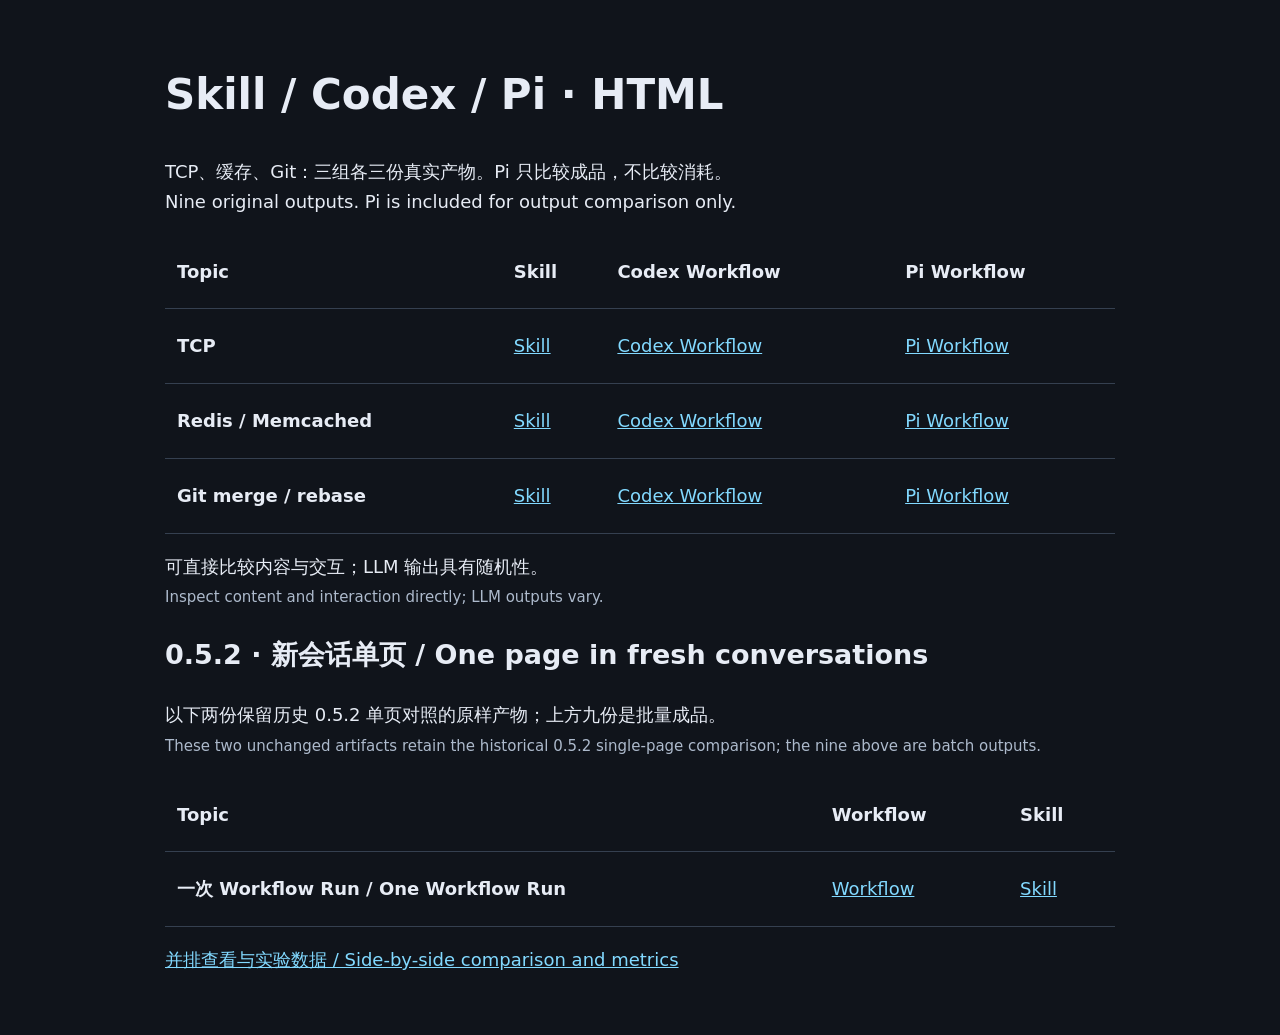
<file: workflow_explanations/examples/html/index.html>
<!doctype html>
<html lang="zh-CN"><meta charset="utf-8"><meta name="viewport" content="width=device-width,initial-scale=1"><title>HTML · Skill / Workflow examples</title>
<style>body{font:18px/1.65 system-ui,sans-serif;background:#10141b;color:#e7ecf5;max-width:950px;margin:60px auto;padding:0 24px}h1{font-size:42px}a{color:#82d9ff}table{width:100%;border-collapse:collapse}th,td{padding:22px 12px;text-align:left;border-bottom:1px solid #354050}small{color:#adbacc}</style>
<h1>Skill / Codex / Pi · HTML</h1><p>TCP、缓存、Git：三组各三份真实产物。Pi 只比较成品，不比较消耗。<br>Nine original outputs. Pi is included for output comparison only.</p><table><thead><tr><th>Topic</th><th>Skill</th><th>Codex Workflow</th><th>Pi Workflow</th></tr></thead><tbody><tr><th>TCP</th><td><a href="tcp-skill.html">Skill</a></td><td><a href="tcp-workflow.html">Codex Workflow</a></td><td><a href="tcp-pi.html">Pi Workflow</a></td></tr><tr><th>Redis / Memcached</th><td><a href="cache-skill.html">Skill</a></td><td><a href="cache-workflow.html">Codex Workflow</a></td><td><a href="cache-pi.html">Pi Workflow</a></td></tr><tr><th>Git merge / rebase</th><td><a href="git-skill.html">Skill</a></td><td><a href="git-workflow.html">Codex Workflow</a></td><td><a href="git-pi.html">Pi Workflow</a></td></tr></tbody></table><p>可直接比较内容与交互；LLM 输出具有随机性。<br><small>Inspect content and interaction directly; LLM outputs vary.</small></p><h2>0.5.2 · 新会话单页 / One page in fresh conversations</h2>
<p>以下两份保留历史 0.5.2 单页对照的原样产物；上方九份是批量成品。<br><small>These two unchanged artifacts retain the historical 0.5.2 single-page comparison; the nine above are batch outputs.</small></p>
<table><thead><tr><th>Topic</th><th>Workflow</th><th>Skill</th></tr></thead><tbody><tr><th>一次 Workflow Run / One Workflow Run</th><td><a href="run-052-workflow.html">Workflow</a></td><td><a href="run-052-skill.html">Skill</a></td></tr></tbody></table>
<p><a href="../../gallery/#latest">并排查看与实验数据 / Side-by-side comparison and metrics</a></p>
</html>
</file>
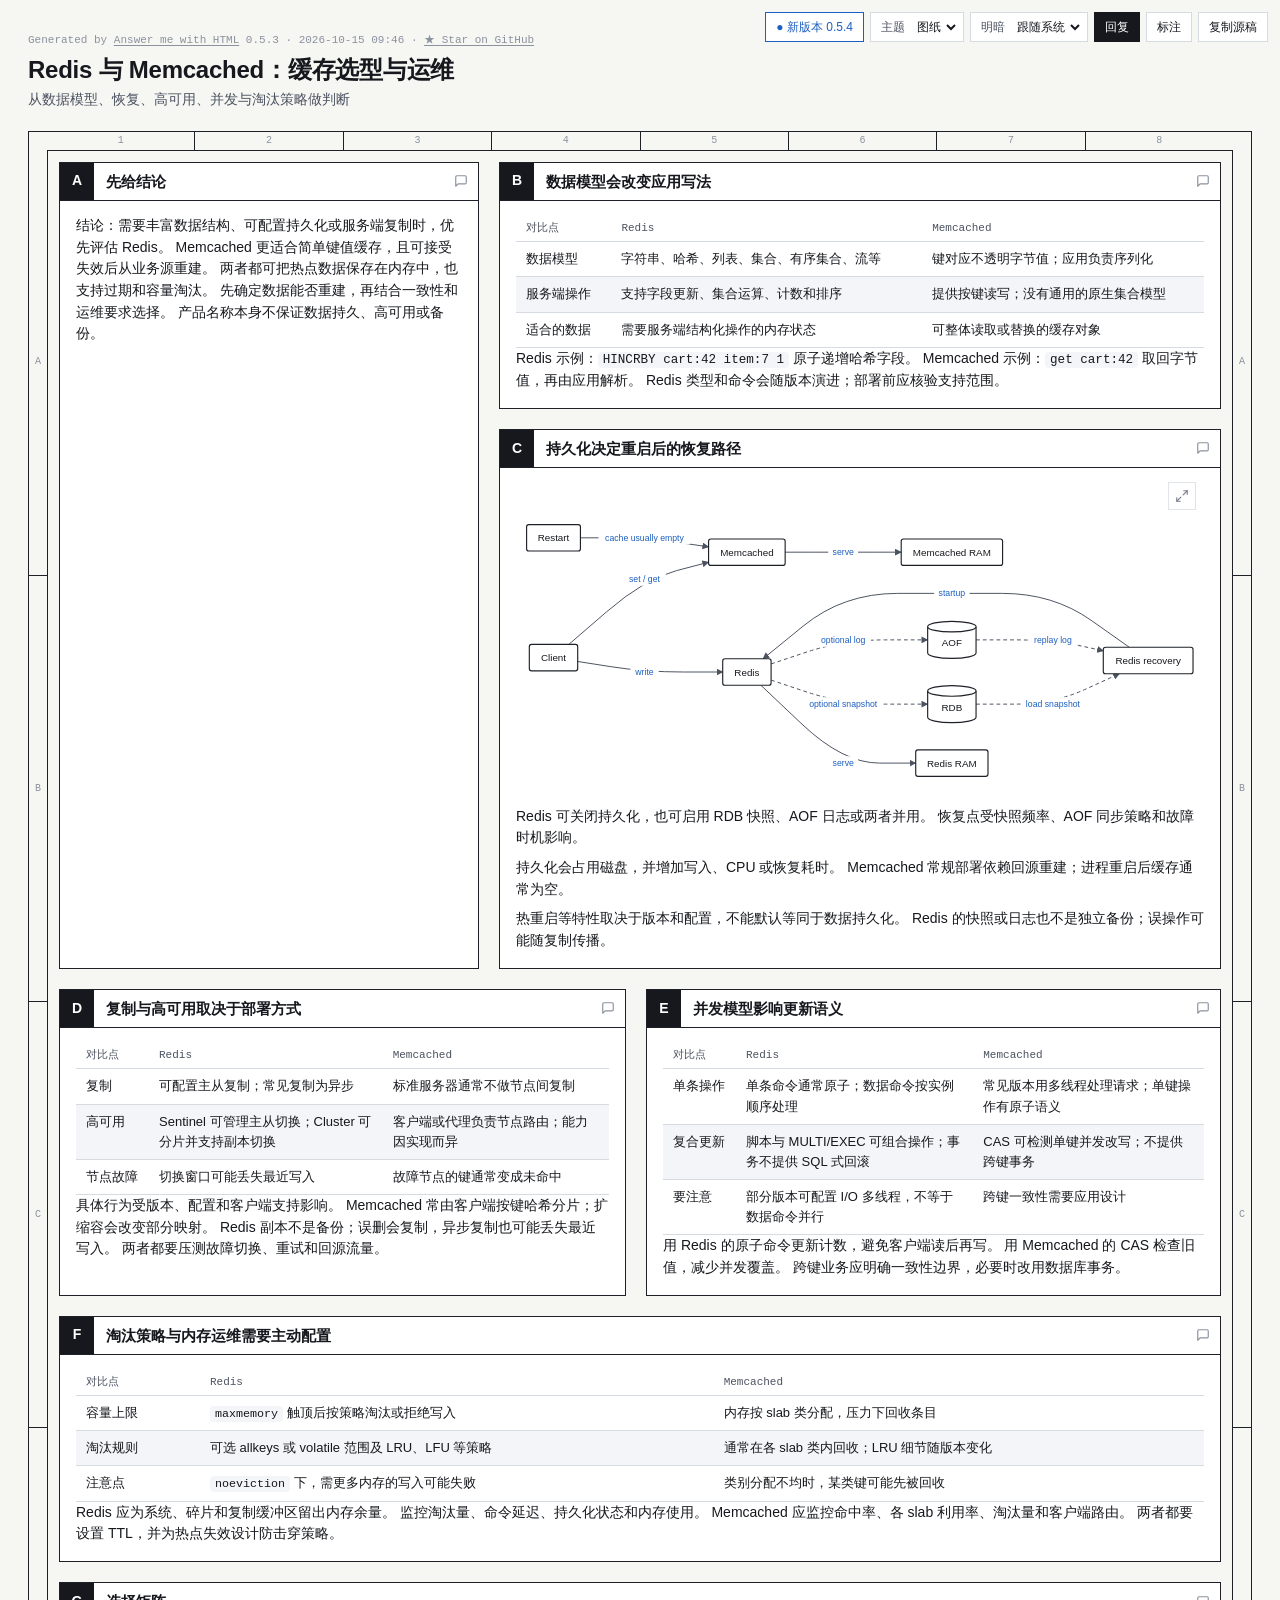
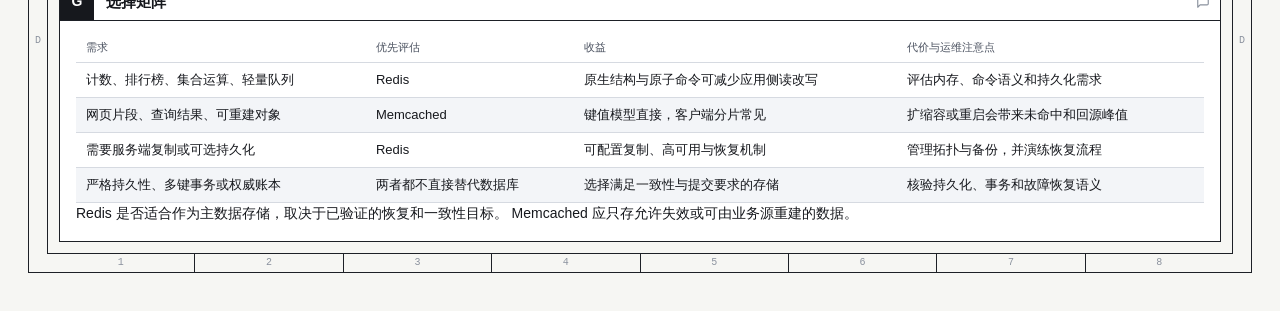
<file: workflow_explanations/examples/html/cache-pi.html>
<!doctype html>
<html lang="zh-CN" data-theme="blueprint" data-mode="auto" data-style="80">
<head>
<meta charset="utf-8">
<meta name="viewport" content="width=device-width, initial-scale=1">
<meta name="generator" content="Answer me with HTML 0.5.3">
<title>Redis 与 Memcached：缓存选型与运维</title>
<style>
html[data-theme="blueprint"], html[data-theme="blueprint"][data-mode="light"] {
  --font-sans: -apple-system, BlinkMacSystemFont, "Segoe UI", "PingFang SC", "Hiragino Sans GB", "Microsoft YaHei", Roboto, "Helvetica Neue", Arial, sans-serif;
  --font-mono: ui-monospace, SFMono-Regular, "JetBrains Mono", Menlo, Consolas, "Liberation Mono", monospace;
  --radius: 0px;
  --shadow: none;
  --bw: 1.5px;
  --head-font: var(--font-sans);
  --bg: #f6f6f3;
  --paper: #ffffff;
  --ink: #16181d;
  --ink-2: #4b5260;
  --ink-3: #8b929e;
  --line: #1d2026;
  --line-2: #d6dae1;
  --fill: #f3f5f8;
  --accent: #1d5fbf;
  --accent-bg: #e4ecf8;
  --ok: #1d5fbf;
  --ok-bg: #e4ecf8;
  --err: #c62828;
  --err-bg: #fbeaea;
  --warn: #a8620a;
  --warn-bg: #fdf3e2;
  --head-bg: #16181d;
  --head-fg: #ffffff;
}
html[data-theme="blueprint"][data-mode="dark"] {
  --bg: #081322;
  --paper: #0d1c31;
  --ink: #e6edf7;
  --ink-2: #a9b8cc;
  --ink-3: #6b7f99;
  --line: #c9d6e8;
  --line-2: #23385a;
  --fill: #12253f;
  --accent: #6ea8ff;
  --accent-bg: #16305a;
  --ok: #6ea8ff;
  --ok-bg: #16305a;
  --err: #ff7070;
  --err-bg: #3b1620;
  --warn: #f0b14a;
  --warn-bg: #3a2a10;
  --head-bg: #e6edf7;
  --head-fg: #081322;
}
@media (prefers-color-scheme: dark) {
html[data-theme="blueprint"][data-mode="auto"] {
  --bg: #081322;
  --paper: #0d1c31;
  --ink: #e6edf7;
  --ink-2: #a9b8cc;
  --ink-3: #6b7f99;
  --line: #c9d6e8;
  --line-2: #23385a;
  --fill: #12253f;
  --accent: #6ea8ff;
  --accent-bg: #16305a;
  --ok: #6ea8ff;
  --ok-bg: #16305a;
  --err: #ff7070;
  --err-bg: #3b1620;
  --warn: #f0b14a;
  --warn-bg: #3a2a10;
  --head-bg: #e6edf7;
  --head-fg: #081322;
}
}

html[data-theme="shadcn"], html[data-theme="shadcn"][data-mode="light"] {
  --font-sans: -apple-system, BlinkMacSystemFont, "Segoe UI", "PingFang SC", "Hiragino Sans GB", "Microsoft YaHei", Roboto, "Helvetica Neue", Arial, sans-serif;
  --font-mono: ui-monospace, SFMono-Regular, "JetBrains Mono", Menlo, Consolas, "Liberation Mono", monospace;
  --radius: 8px;
  --shadow: 0 1px 2px 0 rgba(0,0,0,0.05);
  --bw: 1px;
  --head-font: var(--font-sans);
  --bg: #fafafa;
  --paper: #ffffff;
  --ink: #09090b;
  --ink-2: #71717a;
  --ink-3: #a1a1aa;
  --line: #e4e4e7;
  --line-2: #f0f0f2;
  --fill: #f4f4f5;
  --accent: #2563eb;
  --accent-bg: #eff6ff;
  --ok: #16a34a;
  --ok-bg: #f0fdf4;
  --err: #dc2626;
  --err-bg: #fef2f2;
  --warn: #d97706;
  --warn-bg: #fffbeb;
  --head-bg: #18181b;
  --head-fg: #fafafa;
}
html[data-theme="shadcn"][data-mode="dark"] {
  --bg: #09090b;
  --paper: #121215;
  --ink: #fafafa;
  --ink-2: #a1a1aa;
  --ink-3: #71717a;
  --line: #27272a;
  --line-2: #1c1c1f;
  --fill: #18181b;
  --accent: #60a5fa;
  --accent-bg: #172554;
  --ok: #4ade80;
  --ok-bg: #052e16;
  --err: #f87171;
  --err-bg: #450a0a;
  --warn: #fbbf24;
  --warn-bg: #451a03;
  --head-bg: #fafafa;
  --head-fg: #18181b;
}
@media (prefers-color-scheme: dark) {
html[data-theme="shadcn"][data-mode="auto"] {
  --bg: #09090b;
  --paper: #121215;
  --ink: #fafafa;
  --ink-2: #a1a1aa;
  --ink-3: #71717a;
  --line: #27272a;
  --line-2: #1c1c1f;
  --fill: #18181b;
  --accent: #60a5fa;
  --accent-bg: #172554;
  --ok: #4ade80;
  --ok-bg: #052e16;
  --err: #f87171;
  --err-bg: #450a0a;
  --warn: #fbbf24;
  --warn-bg: #451a03;
  --head-bg: #fafafa;
  --head-fg: #18181b;
}
}

html[data-theme="paper"], html[data-theme="paper"][data-mode="light"] {
  --font-sans: -apple-system, BlinkMacSystemFont, "Segoe UI", "PingFang SC", "Hiragino Sans GB", "Microsoft YaHei", Roboto, "Helvetica Neue", Arial, sans-serif;
  --font-mono: ui-monospace, SFMono-Regular, "JetBrains Mono", Menlo, Consolas, "Liberation Mono", monospace;
  --font-serif: "Iowan Old Style", "Palatino Linotype", Palatino, Georgia, "Songti SC", "STSong", "Noto Serif CJK SC", "Source Han Serif SC", serif;
  --radius: 2px;
  --shadow: none;
  --bw: 1px;
  --head-font: var(--font-serif);
  --bg: #f5f2ea;
  --paper: #fdfbf6;
  --ink: #1f1c17;
  --ink-2: #57514a;
  --ink-3: #8c867b;
  --line: #cbc3b4;
  --line-2: #e5dfd3;
  --fill: #f3eee4;
  --accent: #8c2f1e;
  --accent-bg: #f5e5df;
  --ok: #2e6a3b;
  --ok-bg: #e4efe5;
  --err: #a3251b;
  --err-bg: #f7e3e0;
  --warn: #7f5300;
  --warn-bg: #f6ecd6;
  --head-bg: #1f1c17;
  --head-fg: #fdfbf6;
}
html[data-theme="paper"][data-mode="dark"] {
  --bg: #15130f;
  --paper: #1c1a15;
  --ink: #ebe5d8;
  --ink-2: #b5ad9e;
  --ink-3: #7b7467;
  --line: #4a443a;
  --line-2: #2d2a24;
  --fill: #242119;
  --accent: #e59a7d;
  --accent-bg: #3a2219;
  --ok: #8cc79a;
  --ok-bg: #1c3122;
  --err: #f0928a;
  --err-bg: #3a1d1a;
  --warn: #e3b866;
  --warn-bg: #352a13;
  --head-bg: #ebe5d8;
  --head-fg: #15130f;
}
@media (prefers-color-scheme: dark) {
html[data-theme="paper"][data-mode="auto"] {
  --bg: #15130f;
  --paper: #1c1a15;
  --ink: #ebe5d8;
  --ink-2: #b5ad9e;
  --ink-3: #7b7467;
  --line: #4a443a;
  --line-2: #2d2a24;
  --fill: #242119;
  --accent: #e59a7d;
  --accent-bg: #3a2219;
  --ok: #8cc79a;
  --ok-bg: #1c3122;
  --err: #f0928a;
  --err-bg: #3a1d1a;
  --warn: #e3b866;
  --warn-bg: #352a13;
  --head-bg: #ebe5d8;
  --head-fg: #15130f;
}
}

html:lang(zh-Hant)[data-theme][data-mode], html:lang(zh-TW)[data-theme][data-mode], html:lang(zh-HK)[data-theme][data-mode], html:lang(zh-MO)[data-theme][data-mode] {
  --font-sans: -apple-system, BlinkMacSystemFont, "Segoe UI", "PingFang TC", "Heiti TC", "Microsoft JhengHei", "Noto Sans CJK TC", "Noto Sans TC", "PingFang SC", "Microsoft YaHei", Roboto, "Helvetica Neue", Arial, sans-serif;
}

html:lang(ja)[data-theme][data-mode] {
  --font-sans: -apple-system, BlinkMacSystemFont, "Segoe UI", "Hiragino Sans", "Hiragino Kaku Gothic ProN", "Yu Gothic UI", "Yu Gothic", Meiryo, "Noto Sans CJK JP", "Noto Sans JP", "PingFang SC", "Microsoft YaHei", Roboto, "Helvetica Neue", Arial, sans-serif;
}

html:lang(he)[data-theme][data-mode] {
  --font-sans: -apple-system, BlinkMacSystemFont, "Segoe UI", "Noto Sans Hebrew", "Arial Hebrew", Arial, Roboto, "Helvetica Neue", sans-serif;
}

/* Answer me with HTML base — uses theme variables only, never hard-coded colors (theme tokens and decorations: themes/<name>.js). Exception: the var() fallbacks of diagrams (flow / sequence) equal the blueprint light tokens, guarded by a test. */
*, *::before, *::after { box-sizing: border-box; }
html, body { margin: 0; padding: 0; }
body {
  background: var(--bg); color: var(--ink);
  font-family: var(--font-sans); font-size: 14px; line-height: 1.55;
  -webkit-font-smoothing: antialiased;
}
code, pre, kbd { font-family: var(--font-mono); }

/* ── Toolbar ─────────────────────────────── */
.am-toolbar {
  position: fixed; top: 12px; inset-inline-end: 12px; z-index: 10; display: flex; gap: 6px;
}
.am-btn {
  font: 12px/1 var(--font-sans); color: var(--ink); background: var(--paper);
  border: 1px solid var(--line-2); border-radius: var(--radius); padding: 7px 10px; cursor: pointer;
}
.am-btn:hover { border-color: var(--ink-3); }
.am-btn:focus-visible { outline: 2px solid var(--accent); outline-offset: 2px; }
/* Theme and mode lists: a label and a native select inside one button-like box */
.am-pick {
  display: flex; align-items: center; gap: 6px; font: 12px/1 var(--font-sans); color: var(--ink-2); background: var(--paper);
  border: 1px solid var(--line-2); border-radius: var(--radius); padding-block: 0; padding-inline: 10px 4px;
}
.am-pick:hover { border-color: var(--ink-3); }
.am-pick:focus-within { outline: 2px solid var(--accent); outline-offset: 2px; }
.am-pick select {
  font: inherit; color: var(--ink); background: transparent; border: 0; padding: 6px 2px; cursor: pointer; outline: none;
}
.am-pick option { color: var(--ink); background: var(--paper); }

/* ── Header ───────────────────────────────── */
.am-head { margin: 0 0 20px; padding-inline-end: 300px; }
.am-head h1 { margin: 0; font-size: 24px; line-height: 1.25; letter-spacing: -0.01em; }
.am-sub { margin: 4px 0 0; color: var(--ink-2); }
.am-head-meta { display: flex; flex-wrap: wrap; gap: 6px 18px; margin-top: 10px; font-size: 12px; color: var(--ink-2); }
.am-head-meta b { font-family: var(--font-mono); font-weight: 400; color: var(--ink-3); margin-inline-end: 6px; }
.am-intro { margin-top: 12px; max-width: 80ch; }

/* ── sheet template ────────────────────────── */
.am-sheet { max-width: 1680px; margin: 0 auto; padding: 32px 28px 40px; }
.am-frame { position: relative; }
.am-grid {
  display: grid; grid-template-columns: repeat(var(--cols, 3), minmax(0, 1fr));
  gap: 20px; align-items: start;
}
.am-ruler { display: none; }
.am-ruler span { flex: 1; display: flex; align-items: center; justify-content: center; }
.am-ruler--top, .am-ruler--bottom { left: 18px; right: 18px; height: 18px; }
.am-ruler--top { top: 0; }
.am-ruler--bottom { bottom: 0; }
.am-ruler--left, .am-ruler--right { top: 18px; bottom: 18px; width: 18px; flex-direction: column; }
.am-ruler--left { left: 0; }
.am-ruler--right { right: 0; }
.am-ruler--top span + span, .am-ruler--bottom span + span { border-inline-start: 1px solid var(--line); }
.am-ruler--left span + span, .am-ruler--right span + span { border-top: 1px solid var(--line); }

/* ── Panels ───────────────────────────────── */
.am-panel {
  background: var(--paper); border: var(--bw) solid var(--line); border-radius: var(--radius);
  box-shadow: var(--shadow); min-width: 0; overflow: hidden;
}
.am-panel-head {
  display: flex; align-items: stretch; gap: 0; border-bottom: var(--bw) solid var(--line); min-height: 34px;
}
.am-panel-id {
  display: flex; align-items: center; justify-content: center; min-width: 34px; padding: 0 8px;
  background: var(--head-bg); color: var(--head-fg); font-weight: 600; font-size: 14px;
}
.am-panel-head h2 { margin: 0; padding: 7px 12px; font-size: 15px; font-weight: 600; flex: 1; display: flex; align-items: center; }
.am-panel-meta { align-self: center; padding: 0 12px; font: 11px/1.3 var(--font-mono); color: var(--ink-2); text-align: end; }
.am-panel-body { padding: 14px 16px 16px; }
.am-panel-body > * + * { margin-top: 12px; }

/* ── Markdown body ───────────────────────── */
.am-md > :first-child { margin-top: 0; }
.am-md > :last-child { margin-bottom: 0; }
.am-md p { margin: 0 0 8px; }
.am-md ul, .am-md ol { margin: 0 0 8px; padding-inline-start: 20px; }
.am-md li + li { margin-top: 3px; }
.am-md h3, .am-md h4 { margin: 14px 0 6px; font-size: 13px; }
.am-md a { color: var(--accent); }
.am-md blockquote { margin: 0 0 8px; padding: 2px 12px; border-inline-start: 3px solid var(--line-2); color: var(--ink-2); }
.am-md :not(pre) > code { font-size: 0.9em; background: var(--fill); padding: 1px 5px; border-radius: 4px; }
.am-md hr { border: 0; border-top: 1px solid var(--line-2); margin: 12px 0; }
.am-md table { width: 100%; border-collapse: collapse; font-size: 13px; }
.am-md th {
  text-align: start; font: 11px/1.3 var(--font-mono); color: var(--ink-2); font-weight: 400;
  padding: 6px 10px; border-bottom: 1px solid var(--line-2);
}
/* th { text-align: start } outranks the align attribute from Markdown alignment, so restore right and center columns explicitly. */
.am-md th[align="right"] { text-align: right; }
.am-md th[align="center"] { text-align: center; }
.am-md td { padding: 7px 10px; border-bottom: 1px solid var(--line-2); vertical-align: top; }
.am-md tbody tr:nth-child(even) td { background: var(--fill); }
.am-table-wrap { overflow-x: auto; }
/* Images scale down to the panel and never past 70% of the window height, keeping their shape. */
.am-md img { max-width: 100%; max-height: 70vh; height: auto; }
.am-figure { margin: 0; text-align: center; }
.am-figure img { display: block; margin: 0 auto; border: 1px solid var(--line-2); border-radius: var(--radius); }
.am-figure figcaption { margin-top: 6px; font-size: 12px; line-height: 1.4; color: var(--ink-2); }
.am-code {
  margin: 0; padding: 12px 14px; background: var(--fill); border: 1px solid var(--line-2);
  border-radius: var(--radius); overflow-x: auto; font-size: 12.5px; line-height: 1.5;
}
/* Ask: a decision the reader makes; the suggested option starts selected */
.am-ask { margin: 10px 0; padding: 10px 12px 8px; border: 1px solid var(--line-2); border-radius: var(--radius); background: var(--fill); min-width: 0; }
/* The question floats inside the box, so a long question wraps like text instead of riding on the border */
.am-ask-q { float: left; width: 100%; padding: 0; margin-bottom: 4px; font-weight: 600; }
/* Two columns: the control, then the label, tag and note, which wrap under the label and never under the control */
.am-ask-opt { clear: both; display: grid; grid-template-columns: auto minmax(0, 1fr); column-gap: 8px; align-items: baseline; padding: 5px 2px; cursor: pointer; }
.am-ask-opt input { margin: 0; accent-color: var(--accent); position: relative; top: 2px; }
.am-ask-tag { display: inline-block; font-size: 11px; line-height: 1.5; color: var(--accent); border: 1px solid var(--accent); border-radius: 999px; padding: 0 6px; white-space: nowrap; }
.am-ask-note { display: block; color: var(--ink-2); }
/* Comment box under each panel, and the Reply sheet */
.am-comment-btn {
  display: flex; flex-shrink: 0; align-self: center; margin-block: 0; margin-inline: auto 6px; color: var(--ink-3); background: transparent;
  border: 1px solid transparent; border-radius: var(--radius); padding: 3px; cursor: pointer;
}
.am-panel-meta + .am-comment-btn { margin-inline-start: 0; }
.am-panel:hover .am-comment-btn, .am-comment-btn:focus-visible, .am-comment-btn[aria-expanded="true"] { border-color: var(--line-2); color: var(--ink-2); }
.am-panel .am-comment-btn.am-comment-btn--on { color: var(--accent); border-color: var(--accent); }
.am-panel--bare { position: relative; }
.am-panel--bare > .am-comment-btn { position: absolute; top: 4px; inset-inline-end: 0; }
.am-comment { padding: 0 14px 12px; }
.am-comment textarea, .am-reply textarea {
  width: 100%; font: 13px/1.5 var(--font-sans); color: var(--ink); background: var(--paper);
  border: 1px solid var(--line-2); border-radius: var(--radius); padding: 8px 10px; resize: vertical;
}
.am-comment textarea:focus-visible, .am-reply textarea:focus-visible { outline: 2px solid var(--accent); outline-offset: 1px; }
.am-btn--reply { color: var(--paper); background: var(--ink); border-color: var(--ink); }
.am-btn--reply:hover { opacity: .88; }
.am-reply {
  width: min(640px, calc(100vw - 32px)); padding: 16px; color: var(--ink); background: var(--paper);
  border: 1px solid var(--line-2); border-radius: var(--radius); box-shadow: 0 12px 40px rgba(0,0,0,.25);
}
.am-reply::backdrop { background: rgba(0,0,0,.35); }
.am-reply-head { display: flex; flex-wrap: wrap; align-items: baseline; gap: 4px 10px; margin-bottom: 10px; }
.am-reply-head span { color: var(--ink-2); font-size: 13px; }
.am-reply textarea { font-family: var(--font-mono); font-size: 12.5px; }
.am-reply-actions { display: flex; justify-content: flex-end; gap: 8px; margin-top: 10px; }
.am-reply .am-btn:disabled { opacity: .5; cursor: default; }
/* The sheet shows the reply drawn (src/runtime/reply-view.js), each line in its own direction; the Markdown that Copy copies sits under a fold. */
.am-reply-view {
  max-height: min(60vh, 26em); overflow: auto; padding: 10px 12px; font: 14px/1.6 var(--font-sans); color: var(--ink);
  background: var(--paper); border: 1px solid var(--line-2); border-radius: var(--radius); overflow-wrap: anywhere;
}
.am-reply-view:focus-visible { outline: 2px solid var(--accent); outline-offset: 1px; }
.am-reply-view > div { text-align: start; unicode-bidi: isolate; }
.am-rv-gap { height: .5em; }
.am-rv-h1 { font-weight: 700; font-size: 15px; }
.am-rv-h2 { font-weight: 700; color: var(--ink-2); margin-top: 2px; }
.am-rv-tag {
  display: inline-block; min-width: 1.6em; padding: 0 4px; font-size: 12px; line-height: 1.5; text-align: center;
  color: var(--ink-2); border: 1px solid var(--line-2); border-radius: var(--radius);
}
.am-rv-a { padding-inline-start: 1.6em; }
.am-rv-a em { color: var(--ink-2); }
.am-rv-quote { margin-inline-start: 1em; padding-inline-start: 10px; border-inline-start: 3px solid var(--line-2); color: var(--ink-2); white-space: pre-wrap; }
.am-reply-raw summary { margin-top: 10px; margin-bottom: 6px; font-size: 12px; color: var(--ink-2); cursor: pointer; }
/* The bar at the bottom of the page: counts and one-click copy, so the reader need not go to the Reply button at the top. */
.am-reply-bar {
  position: fixed; inset-block-end: 16px; inset-inline: 0; margin-inline: auto; width: max-content; max-width: calc(100vw - 24px);
  z-index: 10; display: flex; align-items: center; gap: 10px; padding-block: 8px; padding-inline: 14px 8px; font-size: 13px;
  color: var(--ink); background: var(--paper); border: 1px solid var(--line-2); border-radius: var(--radius); box-shadow: 0 6px 24px rgba(0,0,0,.18);
}
.am-reply-bar[hidden] { display: none; }
.am-reply-bar-count { color: var(--ink-2); }
.am-reply-bar .am-btn { flex: none; white-space: nowrap; }
body.am-has-reply-bar { padding-block-end: 72px; }
@media (max-width: 480px) {
  .am-reply-bar { inset-inline: 12px; width: auto; justify-content: space-between; }
}
/* Code block: a header (title or path:lines, language, copy), then one span per line; numbered blocks show the line number in a gutter */
.am-codeblock { margin: 10px 0; min-width: 0; }
.am-codeblock .am-code { border-top-left-radius: 0; border-top-right-radius: 0; padding: 10px 0; }
.am-code-head {
  display: flex; align-items: center; gap: 8px; padding: 5px 6px 5px 12px; font: 12px/1.3 var(--font-sans); color: var(--ink-2);
  background: var(--paper); border: 1px solid var(--line-2); border-bottom: 0; border-radius: var(--radius) var(--radius) 0 0;
}
.am-code-title { font-family: var(--font-mono); overflow: hidden; text-overflow: ellipsis; white-space: nowrap; min-width: 0; }
.am-code-lang { margin-left: auto; color: var(--ink-3); text-transform: lowercase; }
.am-code-copy { font: 12px/1 var(--font-sans); color: var(--ink-2); background: transparent; border: 1px solid var(--line-2); border-radius: var(--radius); padding: 4px 8px; cursor: pointer; margin-left: auto; }
.am-code-lang + .am-code-copy { margin-left: 0; }
.am-code-copy:hover { border-color: var(--ink-3); color: var(--ink); }
.am-code-copy:focus-visible { outline: 2px solid var(--accent); outline-offset: 2px; }
.am-code code { display: block; min-width: max-content; }
.am-ln { display: block; padding: 0 14px; min-height: 1.5em; white-space: pre; }
.am-ln--hl { background: var(--accent-bg); box-shadow: inset 3px 0 0 var(--accent); }
.am-code--num .am-ln::before {
  content: attr(data-n); display: inline-block; width: 3.5ch; margin-right: 12px; text-align: right; color: var(--ink-3);
  user-select: none; -webkit-user-select: none;
}

/* ── Status badges ok / no / warn ──────────────── */
.am-status { white-space: nowrap; font-weight: 500; }
.am-status--ok { color: var(--ok); }
.am-status--no { color: var(--err); }
.am-status--warn { color: var(--warn); }
.am-status-icon { display: inline-block; width: 1.1em; font-weight: 700; }

/* ── callout ─────────────────────────────── */
.am-callout {
  border: 1px solid var(--line-2); border-inline-start: 3px solid var(--accent); background: var(--accent-bg);
  padding: 10px 14px; border-radius: var(--radius);
}
.am-callout--ok { border-inline-start-color: var(--ok); background: var(--ok-bg); }
.am-callout--warn { border-inline-start-color: var(--warn); background: var(--warn-bg); }
.am-callout--err { border-inline-start-color: var(--err); background: var(--err-bg); }
.am-callout-title { font-weight: 600; margin-bottom: 4px; }

/* ── kv title block ─────────────────────────── */
.am-kv {
  display: grid; grid-template-columns: repeat(var(--kv-cols, 2), minmax(0, 1fr)); margin: 0;
  border-top: var(--bw) solid var(--line); border-inline-start: var(--bw) solid var(--line);
}
.am-kv-cell { border-inline-end: var(--bw) solid var(--line); border-bottom: var(--bw) solid var(--line); padding: 6px 10px 8px; min-width: 0; }
.am-kv-cell--wide { grid-column: 1 / -1; }
.am-kv dt { font: 11px/1.4 var(--font-mono); color: var(--ink-2); }
.am-kv dd { margin: 2px 0 0; font-size: 14px; font-weight: 500; overflow-wrap: anywhere; }
.am-kv-cell--wide dd { font-size: 17px; font-weight: 600; }

/* ── timeline ────────────────────────────── */
.am-timeline { list-style: none; margin: 0; padding: 0; }
.am-timeline--h { display: grid; grid-template-columns: repeat(var(--n, 1), minmax(0, 1fr)); padding-top: 4px; }
.am-timeline--h li { position: relative; text-align: center; padding: 0 6px; }
.am-timeline--h li::before {
  content: ""; position: absolute; top: 31px; left: 0; right: 0; border-top: var(--bw) solid var(--line);
}
.am-timeline--h li:first-child::before { inset-inline-start: 50%; }
.am-timeline--h li:last-child::before { inset-inline-end: 50%; }
.am-tl-when { display: block; font-size: 15px; font-weight: 500; height: 24px; }
.am-tl-dot {
  position: relative; display: block; width: 11px; height: 11px; margin: 2px auto 8px;
  border: var(--bw) solid var(--line); border-radius: 50%; background: var(--paper);
}
.am-tl-item--hi .am-tl-dot { background: var(--hi-stroke, var(--accent)); border-color: var(--hi-stroke, var(--accent)); }
.am-tl-title { display: block; font-size: 12.5px; font-weight: 500; }
.am-tl-text { display: block; font-size: 12px; color: var(--ink-2); line-height: 1.45; }
.am-timeline--v li { position: relative; padding: 0 0 14px; padding-inline-start: 22px; }
.am-timeline--v li::before { content: ""; position: absolute; inset-inline-start: 5px; top: 6px; bottom: -6px; border-inline-start: var(--bw) solid var(--line-2); }
.am-timeline--v li:last-child::before { display: none; }
.am-timeline--v .am-tl-dot { position: absolute; inset-inline-start: 0; top: 4px; margin: 0; }
.am-timeline--v .am-tl-when { display: inline; height: auto; font: 12px var(--font-mono); color: var(--ink-2); margin-inline-end: 8px; }
.am-timeline--v .am-tl-title { display: inline; font-size: 14px; }
.am-timeline--v .am-tl-text { margin-top: 2px; }
/* .am-tl-wrap is the container (src/components/timeline.js): a horizontal timeline answers to the width it has, not to the width of the window, since a
   sheet puts panels two or three to a row. Below 560 px (about 90 px for each of the six items a timeline has by default) its dates
   wrap and the dots cover them, so it lays out like timeline v: line and dots at the start, text beside them. */
.am-tl-wrap { container-type: inline-size; }
@container (max-width: 560px) {
  .am-timeline--h { display: block; padding-top: 0; }
  .am-timeline--h li { text-align: start; padding: 0 0 14px; padding-inline-start: 22px; }
  .am-timeline--h li::before, .am-timeline--h li:first-child::before {
    top: 6px; bottom: -6px; inset-inline-start: 5px; inset-inline-end: auto; border-top: 0; border-inline-start: var(--bw) solid var(--line-2);
  }
  .am-timeline--h li:last-child::before { display: none; }
  .am-timeline--h .am-tl-dot { position: absolute; inset-inline-start: 0; top: 4px; margin: 0; }
  .am-timeline--h .am-tl-when { display: inline; height: auto; font: 12px var(--font-mono); color: var(--ink-2); margin-inline-end: 8px; }
  .am-timeline--h .am-tl-title { display: inline; font-size: 14px; }
  .am-timeline--h .am-tl-text { margin-top: 2px; }
}

/* ── annot sentence notes ──────────────────────── */
.am-annot + .am-annot { border-top: 1px solid var(--line-2); padding-top: 12px; }
.am-annot-head { display: flex; justify-content: space-between; gap: 12px; font-size: 13px; font-weight: 600; margin-bottom: 8px; }
.am-annot-meta { font: 11px var(--font-mono); font-weight: 400; color: var(--ink-2); }
.am-annot-scroll { overflow-x: auto; }
.am-annot-line {
  position: relative; display: inline-block; white-space: pre; font: 14px/1.6 var(--font-mono);
  padding-bottom: calc(var(--rows, 0) * 17px + 14px);
}
.am-annot-line--wrap { display: block; white-space: normal; padding-bottom: 10px; }
.am-annot-line--wrap .am-seg { white-space: nowrap; }
.am-seg { position: relative; }
.am-seg::after {
  content: ""; position: absolute; left: 1px; right: 1px; top: calc(100% + 1px); height: 5px;
  border: 1px solid var(--accent); border-top: 0;
}
.am-seg-n {
  position: absolute; inset-inline-start: 0; top: calc(100% + 8px + var(--row, 0) * 17px);
  font: 11px/16px var(--font-sans); color: var(--accent); white-space: nowrap;
}
.am-seg--err { color: var(--err); }
.am-seg--err::after { border-color: var(--err); }
.am-seg--err .am-seg-n { color: var(--err); }
.am-annot-caption { font-size: 12px; color: var(--ink-2); }

/* ── limits bars ───────────────────────── */
.am-lim + .am-lim { margin-top: 14px; }
.am-lim-head { display: flex; justify-content: space-between; gap: 12px; font-size: 13px; margin-bottom: 4px; }
.am-lim-val { font: 12px var(--font-mono); color: var(--accent); white-space: nowrap; }
.am-lim-track { position: relative; height: 12px; border: 1px solid var(--line-2); background: var(--fill); border-radius: calc(var(--radius) / 2); }
.am-lim-fill { position: absolute; inset-inline-start: 0; top: 0; bottom: 0; background: var(--accent-bg); border-inline-end: 1px solid var(--accent); }
.am-lim-mark { position: absolute; top: -4px; bottom: -4px; border-left: 2px solid var(--accent); }
.am-lim.is-over .am-lim-fill { background: var(--err-bg); border-inline-end-color: var(--err); }
.am-lim.is-over .am-lim-val { color: var(--err); }
.am-lim-ticks { position: relative; height: 16px; font: 10px/16px var(--font-mono); color: var(--ink-3); }
.am-lim-ticks span { position: absolute; transform: translateX(-50%); }
.am-lim-ticks span:first-child { transform: none; }
.am-lim-note { font-size: 11px; color: var(--ink-2); margin-inline-start: 6px; }

/* ── tree ─────────────────────────── */
.am-tree { font-size: 13px; }
.am-tree-root { display: flex; justify-content: center; position: relative; padding-bottom: 18px; }
.am-tree-root::after { content: ""; position: absolute; bottom: 0; left: 50%; height: 18px; border-left: var(--bw) solid var(--line); }
.am-tree-root--solo { padding-bottom: 12px; }
.am-tree-root--solo::after { display: none; }
.am-tree-box {
  border: var(--node-width, var(--bw)) solid var(--node-stroke, var(--line)); background: var(--node-fill, var(--paper)); padding: 6px 14px; text-align: center;
  border-radius: var(--node-radius, var(--radius)); font-weight: 600; color: var(--node-text, inherit); filter: var(--node-shadow, none);
}
.am-tree-box small { display: block; font-weight: 400; color: var(--ink-2); font-size: 12px; }
/* The root box and a highlighted box are emphasis: they take the highlight tokens. With none set the root box keeps its accent tint and a highlighted box looks like any other. */
.am-tree-box--root, .am-tree-box--hi { border-color: var(--hi-stroke, var(--node-stroke, var(--line))); color: var(--hi-text, var(--node-text, inherit)); }
.am-tree-box--root { background: var(--hi-fill, var(--accent-bg)); }
.am-tree-box--hi { background: var(--hi-fill, var(--node-fill, var(--paper))); }
.am-tree-box--root small, .am-tree-box--hi small { color: var(--hi-text, var(--ink-2)); }
.am-tree-box--root { font-size: 15px; padding: 8px 28px; }
.am-tree-cols { display: grid; grid-template-columns: repeat(var(--n, 1), minmax(0, 1fr)); }
.am-tree-col { position: relative; padding: 18px 8px 0; min-width: 0; }
.am-tree-col::before { content: ""; position: absolute; top: 0; left: 0; right: 0; border-top: var(--bw) solid var(--line); }
.am-tree-col:first-child::before { inset-inline-start: 50%; }
.am-tree-col:last-child::before { inset-inline-end: 50%; }
.am-tree-col::after { content: ""; position: absolute; top: 0; left: 50%; height: 18px; border-left: var(--bw) solid var(--line); }
.am-tree-list, .am-tree-list ul { list-style: none; margin: 0; padding: 0; }
.am-tree-col > .am-tree-list { margin: 8px 0 0; margin-inline-start: 14px; }
.am-tree-list ul { margin-inline-start: 16px; }
.am-tree-list li { position: relative; padding: 3px 0; padding-inline-start: 18px; }
.am-tree-list li::before { content: ""; position: absolute; inset-inline-start: 0; top: 0.95em; width: 12px; border-top: 1px solid var(--ink-3); }
.am-tree-list li::after { content: ""; position: absolute; inset-inline-start: 0; top: 0; bottom: 0; border-inline-start: 1px solid var(--ink-3); }
.am-tree-list li:last-child::after { bottom: auto; height: 0.95em; }
.am-tree-tag { font: 11px var(--font-mono); color: var(--ink-3); margin-inline-end: 4px; }
.am-tree code { font: 12px var(--font-mono); }
.am-tree-sub { display: block; font-size: 11.5px; color: var(--ink-2); }
.am-tree-hi > .am-tree-label { color: var(--accent); font-weight: 600; }

/* ── Diagrams (flow / sequence) ───────────────── */
.am-diagram { margin: 0; overflow-x: auto; text-align: center; }
/* Embedded previews can lose html[data-theme]; the fallbacks keep diagrams readable, and defined theme variables still win. */
.am-diagram svg { max-width: 100%; height: auto; font-family: var(--font-sans, sans-serif); }
.am-diagram text { fill: var(--ink, #16181d); font-size: 13px; }
/* Diagram tokens (docs/reference.md, "Diagram tokens"): each painted part reads an optional token and falls back to the look it always had,
   so a theme that sets none of them draws the same diagram. Font family, size and weight are not tokens: diagram text is measured for the sans font. */
.am-node-shape { fill: var(--node-fill, var(--paper, #ffffff)); stroke: var(--node-stroke, var(--line, #1d2026)); stroke-width: var(--node-width, var(--bw, 1.5px)); filter: var(--node-shadow, none); }
/* A cylinder is two shapes (body, then cap): only the body casts the shadow. */
.am-node-shape ~ .am-node-shape { filter: none; }
/* The corner radius is an SVG attribute (the fallback for Safari before 17.4, which ignores a CSS rx); the default here equals the attribute. A pill and a diamond keep their shape. */
.am-node--rect .am-node-shape, .am-node--er .am-node-shape { rx: var(--node-radius, 3px); }
.am-node--hi .am-node-shape { fill: var(--hi-fill, var(--accent-bg, #e4ecf8)); stroke: var(--hi-stroke, var(--accent, #1d5fbf)); }
.am-diagram .am-node-text { fill: var(--node-text, var(--ink, #16181d)); }
.am-node--hi text { fill: var(--hi-text, var(--accent, #1d5fbf)); font-weight: 600; }
.am-diagram .am-node--hi .am-node-text { fill: var(--hi-text, var(--accent, #1d5fbf)); }
.am-edge { fill: none; stroke: var(--edge-color, var(--ink-2, #4b5260)); stroke-width: var(--edge-width, 1.3); }
.am-edge--dashed { stroke-dasharray: 5 4; }
.am-arrow { fill: var(--edge-color, var(--ink-2, #4b5260)); }
.am-edge-label rect { fill: var(--paper, #ffffff); }
.am-diagram .am-edge-label text { fill: var(--edge-label, var(--accent, #1d5fbf)); font-size: 11.5px; }
.am-cluster { fill: var(--cluster-fill, var(--fill, #f3f5f8)); stroke: var(--cluster-stroke, var(--line-2, #d6dae1)); stroke-width: 1; stroke-dasharray: 4 3; }
.am-diagram .am-cluster-label { fill: var(--ink-2, #4b5260); font: 11px var(--font-mono, monospace); }
/* The PK / FK / UK marks of an entity follow the node text, and the highlighted text in a highlighted entity, so they stay readable on the theme's fills. */
.am-diagram .am-er-key { fill: var(--node-text, var(--ink-2, #4b5260)); }
.am-diagram .am-node--hi .am-er-key { fill: var(--hi-text, var(--ink-2, #4b5260)); }
.am-lifeline { stroke: var(--lifeline-color, var(--ink-3, #8b929e)); stroke-width: 1; stroke-dasharray: 4 4; }
/* An actor (and the box of a divider) looks like a node unless the theme sets the actor tokens. */
.am-actor { fill: var(--actor-fill, var(--node-fill, var(--paper, #ffffff))); stroke: var(--actor-stroke, var(--node-stroke, var(--line, #1d2026))); stroke-width: var(--node-width, var(--bw, 1.5px)); filter: var(--node-shadow, none); rx: var(--node-radius, 2px); }
.am-diagram .am-actor-text { fill: var(--actor-text, var(--node-text, var(--ink, #16181d))); }
.am-note { fill: var(--note-fill, var(--warn-bg, #fdf3e2)); stroke: var(--note-stroke, var(--warn, #a8620a)); stroke-width: var(--note-width, 1); rx: var(--note-radius, 2px); }
.am-diagram .am-step { fill: var(--ink-3, #8b929e); font: 10px var(--font-mono, monospace); }

.am-diagram-expand {
  /* In flow and sticky: it sits at the end edge (right on a left-to-right page) and stays in view when the diagram scrolls sideways.
     It takes its own row above the drawing, so it never covers a node at the top-right corner of the drawing. */
  position: sticky; inset-inline-start: calc(100% - 36px); z-index: 2;
  display: flex; align-items: center; justify-content: center;
  width: 28px; height: 28px; padding: 0; margin: 0 0 4px; margin-inline: auto 8px;
  color: var(--ink-2); background: var(--paper);
  border: var(--bw, 1px) solid var(--line-2); border-radius: var(--radius);
  cursor: pointer; opacity: 0.72;
  transition: opacity 0.15s, color 0.15s, border-color 0.15s, background 0.15s;
}
.am-diagram:hover .am-diagram-expand,
.am-diagram-expand:focus-visible { opacity: 1; }
.am-diagram-expand:hover {
  opacity: 1; color: var(--ink); border-color: var(--accent); background: var(--fill);
}
.am-diagram-expand:focus-visible { outline: 2px solid var(--accent); outline-offset: 1px; }

/* ── Diagram Lightbox and Pan-Zoom Viewer ─────────── */
.am-lightbox {
  position: fixed; inset: 0; z-index: 1000;
  display: flex; flex-direction: column;
  touch-action: none;
}
.am-lightbox[hidden] { display: none !important; }

.am-lightbox-backdrop {
  position: absolute; inset: 0;
  background: rgba(0, 0, 0, 0.72);
  backdrop-filter: blur(6px);
  -webkit-backdrop-filter: blur(6px);
}

.am-lightbox-header {
  position: absolute; top: 12px; left: 24px; right: 24px; height: 36px;
  display: flex; align-items: center; justify-content: space-between;
  z-index: 10; pointer-events: none;
}
.am-lightbox-title {
  display: inline-flex; align-items: center; gap: 8px;
  color: rgba(255, 255, 255, 0.92);
  font: 13px/1 var(--font-sans, sans-serif); font-weight: 500;
  text-shadow: 0 1px 3px rgba(0, 0, 0, 0.6);
  pointer-events: auto;
  overflow: hidden; text-overflow: ellipsis; white-space: nowrap; max-width: 60vw;
}
.am-lightbox-title svg { stroke: rgba(255, 255, 255, 0.85); flex-shrink: 0; }
.am-lightbox-actions {
  display: flex; align-items: center; gap: 8px; pointer-events: auto;
}
.am-lightbox-close {
  width: 32px; height: 32px;
  background: var(--paper);
  border: var(--bw, 1px) solid var(--line-2);
  border-radius: 50%;
  color: var(--ink);
  font-size: 15px; line-height: 1;
  cursor: pointer;
  display: flex; align-items: center; justify-content: center;
  box-shadow: 0 4px 12px rgba(0, 0, 0, 0.25);
  transition: background 0.15s, color 0.15s, transform 0.15s, border-color 0.15s;
}
.am-lightbox-close:hover {
  color: var(--accent); border-color: var(--accent); background: var(--fill); transform: scale(1.05);
}
.am-lightbox-close:focus-visible { outline: 2px solid var(--accent); outline-offset: 1px; }

.am-lightbox-stage {
  position: absolute;
  top: 54px; bottom: 20px; left: 24px; right: 24px;
  background: var(--paper);
  border: var(--bw, 1px) solid var(--line-2);
  border-radius: max(var(--radius), 14px);
  box-shadow: 0 24px 64px rgba(0, 0, 0, 0.45);
  overflow: hidden;
  cursor: grab;
  user-select: none;
  -webkit-user-select: none;
}
.am-lightbox-stage.am-panning { cursor: grabbing; }

.am-lightbox-canvas {
  position: absolute; left: 0; top: 0;
  transform-origin: 0 0;
  will-change: transform;
  pointer-events: none;
}
.am-lightbox-canvas svg {
  max-width: none !important;
  max-height: none !important;
  display: block;
  font-family: var(--font-sans, sans-serif);
}

/* ── doc template ────────────────────────── */
.am-doc { max-width: 1120px; margin: 0 auto; padding: 40px 28px 64px; }
.am-doc-layout { display: grid; grid-template-columns: 200px minmax(0, 1fr); gap: 32px; align-items: start; }
.am-doc-layout--notoc { grid-template-columns: minmax(0, 1fr); max-width: 860px; }
.am-toc { position: sticky; top: 24px; font-size: 13px; }
.am-toc a { display: block; color: var(--ink-2); text-decoration: none; padding: 4px 0; padding-inline-start: 10px; border-inline-start: 2px solid var(--line-2); }
.am-toc a:hover { color: var(--ink); border-inline-start-color: var(--accent); }
.am-doc-body > .am-panel + .am-panel { margin-top: 20px; }

/* ── Responsive and print ─────────────────────────── */
@media (max-width: 1100px) {
  .am-grid { grid-template-columns: repeat(2, minmax(0, 1fr)); }
  .am-grid > .am-panel { grid-column: auto !important; }
  .am-grid > .am-panel.am-span-wide { grid-column: 1 / -1 !important; }
}
@media (max-width: 760px) {
  .am-sheet, .am-doc { padding: 56px 12px 24px; }
  .am-head { padding-inline-end: 0; }
  .am-grid { grid-template-columns: minmax(0, 1fr); }
  .am-grid > .am-panel.am-span-wide { grid-column: auto !important; }
  .am-doc-layout { grid-template-columns: minmax(0, 1fr); }
  .am-toc { position: static; }
  .am-tree-cols { grid-template-columns: minmax(0, 1fr); }
  /* Tables and diagrams keep their size: the wrapper scrolls horizontally when they overflow. A cell is never narrower than about
     two short words, so a phone does not stack them one per line. On wider screens the sheet layout (src/runtime/layout-dom.js)
     gives a table panel the width its columns read well at. */
  .am-md th, .am-md td { min-width: 8em; }
  .am-diagram svg { max-width: none; }
  .am-lightbox-header { top: 8px; left: 12px; right: 12px; }
  .am-lightbox-stage { top: 46px; bottom: 12px; left: 12px; right: 12px; border-radius: max(var(--radius), 10px); }
}
.am-colophon { margin: 0 0 8px; font: 11px var(--font-mono); color: var(--ink-3); }
.am-colophon a { color: inherit; text-decoration: underline; text-underline-offset: 2px; }

@media print {
  .am-toolbar, .am-diagram-expand, .am-lightbox, .am-code-copy, .am-comment-btn, .am-comment, .am-reply, .am-reply-bar { display: none !important; }
  body { background: var(--paper); }
  .am-panel { break-inside: avoid; box-shadow: none; }
}
/* Printed on paper narrower than three columns, the two-column grid left a hole beside every panel next to a full-width one
   (a wide table, a wide diagram): one panel per row instead. */
@media print and (max-width: 1100px) {
  .am-grid { grid-template-columns: minmax(0, 1fr); }
  .am-grid > .am-panel { grid-column: auto !important; }
}
.am-panel--bare { border: 0; background: transparent; box-shadow: none; }
.am-panel--bare > .am-panel-body { padding: 0; }
.am-panel--bare .am-kv { background: var(--paper); }

/* Remark mode: block marks with a note, collected into the Reply copy (src/runtime/remark.js). Each kind borrows a status colour of
   the theme, so a mark reads in light and dark mode on every theme. */
.am-btn--remark.is-on { background: var(--ink); border-color: var(--ink); color: var(--paper); }
.am-remark-hover { outline: 1px dashed var(--ink-3); outline-offset: 2px; cursor: pointer; }
:is(.am-mark, .am-remark-kind)[data-kind="suggestion"] { --mark: var(--warn); --mark-bg: var(--warn-bg); }
:is(.am-mark, .am-remark-kind)[data-kind="keep"] { --mark: var(--ok); --mark-bg: var(--ok-bg); }
:is(.am-mark, .am-remark-kind)[data-kind="question"] { --mark: var(--accent); --mark-bg: var(--accent-bg); }
:is(.am-mark, .am-remark-kind)[data-kind="concern"] { --mark: var(--err); --mark-bg: var(--err-bg); }
.am-mark { border-inline-start: 3px solid var(--mark); padding-inline-start: 10px; background: var(--mark-bg); border-radius: 1px; }
/* The note chip sits inside the marked block (a table takes it as its caption, a list item puts it before its sub-list), so lists and
   grids keep their children. */
.am-mark-note {
  display: block; margin-block-start: 4px; font: 12px/1.5 var(--font-sans); letter-spacing: normal; text-transform: none;
  color: var(--ink-2); white-space: pre-wrap; caption-side: bottom; text-align: start;
}
.am-mark-note b { color: var(--ink); font-weight: 600; }
caption.am-mark-note { display: table-caption; }
/* Table rows have their own backgrounds, so a tint on the table would show on every other row only: the bar marks a table. */
table.am-mark { background: none; }
.am-remark-pop {
  position: absolute; z-index: 40; width: min(264px, calc(100vw - 16px)); padding: 8px; display: grid; gap: 6px;
  color: var(--ink); background: var(--paper); border: 1px solid var(--line-2); border-radius: var(--radius); box-shadow: 0 6px 24px rgba(0, 0, 0, .14);
}
.am-remark-pop[hidden] { display: none; }
.am-remark-kinds { display: flex; gap: 6px; flex-wrap: wrap; }
.am-remark-kind { font: 12px/1 var(--font-sans); color: var(--ink-2); background: var(--paper); border: 1px solid var(--line-2); border-radius: 999px; padding: 4px 10px; cursor: pointer; }
.am-remark-kind:hover { border-color: var(--ink-3); }
.am-remark-kind[aria-pressed="true"] { color: var(--ink); border-color: var(--mark); background: var(--mark-bg); }
.am-remark-kind:focus-visible { outline: 2px solid var(--accent); outline-offset: 1px; }
.am-remark-pop textarea { font: 13px/1.5 var(--font-sans); color: var(--ink); background: var(--paper); border: 1px solid var(--line-2); border-radius: var(--radius); padding: 6px 8px; resize: vertical; }
.am-remark-actions { display: flex; gap: 6px; }
.am-remark-actions .am-btn:disabled { opacity: .5; cursor: default; }
@media print { .am-remark-pop { display: none !important; } }


/* New-version button and popover (src/render.js adds this file only to a page that has the button). The popover sits under the
   toolbar and stays hidden unless open, so a browser without native popovers never shows it. */
.am-btn--update { color: var(--ok); border-color: var(--ok); white-space: nowrap; }
.am-update { display: none; }
.am-update:popover-open {
  display: block; position: fixed; inset-block: 52px auto; inset-inline: auto 12px; margin: 0; width: min(380px, calc(100vw - 24px));
  padding: 14px 16px; font-size: 13px; color: var(--ink); background: var(--paper);
  border: 1px solid var(--line-2); border-radius: var(--radius); box-shadow: 0 12px 40px rgba(0,0,0,.25);
}
.am-update p { margin: 0 0 8px; }
.am-update-title { font-weight: 600; color: var(--ok); }
.am-update-label { color: var(--ink-2); font-size: 12px; }
.am-update-notes { margin: 0 0 12px; padding-inline-start: 18px; }
.am-update-notes li { margin: 2px 0; }
.am-update-notes code { font-size: 12px; }
.am-update-row { display: flex; align-items: center; gap: 8px; margin: 0 0 12px; }
.am-update-row > :first-child {
  flex: 1; min-width: 0; overflow-x: auto; white-space: nowrap; font-size: 12px; padding: 6px 8px;
  background: var(--bg); border: 1px solid var(--line); border-radius: var(--radius);
}
.am-update a { color: var(--accent); font-size: 12px; }
/* A phone has no room for the words: the button keeps only its dot, and its aria-label still names the version. */
@media (max-width: 760px) {
  .am-btn--update .am-update-text { display: none; }
}
@media print {
  .am-update { display: none !important; }
}


html[data-theme="blueprint"] .am-frame { border: 1px solid var(--line); padding: 30px; }
html[data-theme="blueprint"] .am-frame::before {
  content: ""; position: absolute; inset: 18px; border: 1px solid var(--line); pointer-events: none;
}
html[data-theme="blueprint"] .am-ruler {
  display: flex; position: absolute; font: 10px/1 var(--font-mono); color: var(--ink-3);
}
@media (max-width: 760px) {
  html[data-theme="blueprint"] .am-frame { padding: 0; border: 0; }
  html[data-theme="blueprint"] .am-frame::before, html[data-theme="blueprint"] .am-ruler { display: none; }
}

html[data-theme="shadcn"] .am-panel-id { border-radius: 6px; min-width: 24px; height: 24px; margin: 9px 0 9px 14px; font-size: 12px; }
html[data-theme="shadcn"] .am-panel-head { border-bottom-width: 1px; }
html[data-theme="shadcn"] .am-kv { border-color: var(--line); border-radius: var(--radius); overflow: hidden; }

html[data-theme="paper"]:lang(zh-Hant)[data-mode], html[data-theme="paper"]:lang(zh-TW)[data-mode], html[data-theme="paper"]:lang(zh-HK)[data-mode], html[data-theme="paper"]:lang(zh-MO)[data-mode] { --font-serif: "Iowan Old Style", Palatino, Georgia, "Songti TC", "PMingLiU", "MingLiU", "Noto Serif CJK TC", "Noto Serif TC", "Source Han Serif TC", "Songti SC", serif; }
html[data-theme="paper"]:lang(ja)[data-mode] { --font-serif: "Iowan Old Style", Palatino, Georgia, "Hiragino Mincho ProN", "Yu Mincho", "Noto Serif CJK JP", "Noto Serif JP", "Songti SC", serif; }
html[data-theme="paper"]:lang(he)[data-mode] { --font-serif: "Iowan Old Style", Palatino, Georgia, "Noto Serif Hebrew", "Frank Ruehl CLM", David, "Times New Roman", serif; }
html[data-theme="paper"] .am-head h1, html[data-theme="paper"] .am-panel-head h2, html[data-theme="paper"] .am-md, html[data-theme="paper"] .am-intro, html[data-theme="paper"] .am-callout { font-family: var(--font-serif); }
html[data-theme="paper"] .am-head h1 { font-weight: 600; letter-spacing: 0; }
html[data-theme="paper"] .am-md p, html[data-theme="paper"] .am-md li, html[data-theme="paper"] .am-md blockquote, html[data-theme="paper"] .am-intro { font-size: 15.5px; line-height: 1.75; }
html[data-theme="paper"] .am-md p { margin-bottom: 12px; }
html[data-theme="paper"] .am-md table { font-family: var(--font-sans); }
</style>
</head>
<body>
<div class="am-toolbar" data-am-root-lang="zh-CN" data-am-root-theme="blueprint" data-am-root-mode="auto" data-am-root-style="80">
<button class="am-btn am-btn--update" type="button" data-am="update" popovertarget="am-update" aria-label="新版本 0.5.4" hidden>● <span class="am-update-text">新版本 <bdi>0.5.4</bdi></span></button>
<label class="am-pick">主题<select data-am="theme"><option value="blueprint" selected>图纸</option><option value="shadcn">卡片</option><option value="paper">纸张</option></select></label>
<label class="am-pick">明暗<select data-am="mode"><option value="auto" selected>跟随系统</option><option value="light">亮</option><option value="dark">暗</option></select></label>
<button class="am-btn am-btn--reply" type="button" data-am="reply" data-ui="{&quot;button&quot;:&quot;回复&quot;,&quot;comment&quot;:&quot;评论&quot;,&quot;commentHint&quot;:&quot;对这个面板的意见&quot;,&quot;title&quot;:&quot;你的回复&quot;,&quot;hint&quot;:&quot;复制后粘贴回和 Agent 的对话，它会按你的选择和意见继续。&quot;,&quot;copy&quot;:&quot;复制回复&quot;,&quot;copyFailed&quot;:&quot;复制失败 — 请按 Cmd/Ctrl+C&quot;,&quot;close&quot;:&quot;关闭&quot;,&quot;suggested&quot;:&quot;建议&quot;,&quot;empty&quot;:&quot;先选择选项，或在面板上写评论。&quot;,&quot;decisions&quot;:&quot;决定&quot;,&quot;comments&quot;:&quot;评论&quot;,&quot;confirmed&quot;:&quot;确认了建议&quot;,&quot;untouched&quot;:&quot;未作答，保留建议&quot;,&quot;was&quot;:&quot;原为&quot;,&quot;typed&quot;:&quot;以 \&quot;&gt;\&quot; 开头的行是读者输入的文字。&quot;,&quot;raw&quot;:&quot;查看将复制的文本&quot;,&quot;preview&quot;:&quot;预览&quot;,&quot;count&quot;:{&quot;answered&quot;:&quot;已作答 {n} 项&quot;,&quot;comments&quot;:&quot;评论 {n} 条&quot;,&quot;remarks&quot;:&quot;标注 {n} 处&quot;},&quot;done&quot;:&quot;已复制 ✓&quot;,&quot;remarks&quot;:&quot;标注&quot;,&quot;kinds&quot;:{&quot;suggestion&quot;:&quot;建议&quot;,&quot;keep&quot;:&quot;保留&quot;,&quot;question&quot;:&quot;疑问&quot;,&quot;concern&quot;:&quot;关注&quot;}}">回复</button>
<button class="am-btn am-btn--remark" type="button" data-am="remark" data-ui="{&quot;button&quot;:&quot;标注&quot;,&quot;hint&quot;:&quot;批注（可选）&quot;,&quot;save&quot;:&quot;保存&quot;,&quot;remove&quot;:&quot;删除&quot;,&quot;section&quot;:&quot;标注&quot;,&quot;kinds&quot;:{&quot;suggestion&quot;:&quot;建议&quot;,&quot;keep&quot;:&quot;保留&quot;,&quot;question&quot;:&quot;疑问&quot;,&quot;concern&quot;:&quot;关注&quot;}}">标注</button>
<button class="am-btn" type="button" data-am="copy" data-done="已复制 ✓">复制源稿</button>
</div>
<div class="am-update" id="am-update" popover>
<p class="am-update-title">新版本 <bdi>0.5.4</bdi></p>
<p>当前 <bdi>0.5.3</bdi>。生成此页时检测到新版本。</p>
<p class="am-update-label">这次更新：</p>
<ul class="am-update-notes"><li>让 agent 帮你做主题，再提交到官网主题库</li><li><code>am serve</code> 打开的页面在文件变化时自动刷新</li><li>页面和视频带上严格的内容安全策略（CSP）</li></ul>
<p class="am-update-label">在终端运行：</p>
<div class="am-update-row"><code dir="ltr">npx skills update answer-me-with-html -y</code><button class="am-btn" type="button" data-am="copy-text" data-text="npx skills update answer-me-with-html -y" data-done="已复制 ✓">复制</button></div>
<p class="am-update-label">或者告诉 Agent：</p>
<div class="am-update-row"><span>更新 answer-me-with-html</span><button class="am-btn" type="button" data-am="copy-text" data-text="更新 answer-me-with-html" data-done="已复制 ✓">复制</button></div>
<a href="https://github.com/QingYunA/answer-me-with-html/releases" target="_blank" rel="noopener">查看更新内容</a>
</div>
<main class="am-sheet">
<header class="am-head"><p class="am-colophon">Generated by <a href="https://github.com/QingYunA/answer-me-with-html" target="_blank" rel="noopener">Answer me with HTML</a> 0.5.3 · 2026-10-15 09:46 · <a href="https://github.com/QingYunA/answer-me-with-html" target="_blank" rel="noopener">★ Star on GitHub</a></p><h1>Redis 与 Memcached：缓存选型与运维</h1><p class="am-sub">从数据模型、恢复、高可用、并发与淘汰策略做判断</p></header>
<div class="am-frame">
<div class="am-ruler am-ruler--top" aria-hidden="true"><span>1</span><span>2</span><span>3</span><span>4</span><span>5</span><span>6</span><span>7</span><span>8</span></div><div class="am-ruler am-ruler--bottom" aria-hidden="true"><span>1</span><span>2</span><span>3</span><span>4</span><span>5</span><span>6</span><span>7</span><span>8</span></div><div class="am-ruler am-ruler--left" aria-hidden="true"><span>A</span><span>B</span><span>C</span><span>D</span></div><div class="am-ruler am-ruler--right" aria-hidden="true"><span>A</span><span>B</span><span>C</span><span>D</span></div>
<div class="am-grid" style="--cols: 3">
<section class="am-panel" id="panel-A">
<header class="am-panel-head"><span class="am-panel-id">A</span><h2>先给结论</h2></header>
<div class="am-panel-body"><div class="am-md"><p>结论：需要丰富数据结构、可配置持久化或服务端复制时，优先评估 Redis。
Memcached 更适合简单键值缓存，且可接受失效后从业务源重建。
两者都可把热点数据保存在内存中，也支持过期和容量淘汰。
先确定数据能否重建，再结合一致性和运维要求选择。
产品名称本身不保证数据持久、高可用或备份。</p>
</div></div>
</section>
<section class="am-panel am-span-wide" id="panel-B" style="grid-column: span 2">
<header class="am-panel-head"><span class="am-panel-id">B</span><h2>数据模型会改变应用写法</h2></header>
<div class="am-panel-body"><div class="am-md"><div class="am-table-wrap"><table>
<thead>
<tr>
<th>对比点</th>
<th>Redis</th>
<th>Memcached</th>
</tr>
</thead>
<tbody><tr>
<td>数据模型</td>
<td>字符串、哈希、列表、集合、有序集合、流等</td>
<td>键对应不透明字节值；应用负责序列化</td>
</tr>
<tr>
<td>服务端操作</td>
<td>支持字段更新、集合运算、计数和排序</td>
<td>提供按键读写；没有通用的原生集合模型</td>
</tr>
<tr>
<td>适合的数据</td>
<td>需要服务端结构化操作的内存状态</td>
<td>可整体读取或替换的缓存对象</td>
</tr>
</tbody></table></div>
<p>Redis 示例：<code>HINCRBY cart:42 item:7 1</code> 原子递增哈希字段。
Memcached 示例：<code>get cart:42</code> 取回字节值，再由应用解析。
Redis 类型和命令会随版本演进；部署前应核验支持范围。</p>
</div></div>
</section>
<section class="am-panel am-span-wide" id="panel-C" style="grid-column: span 2">
<header class="am-panel-head"><span class="am-panel-id">C</span><h2>持久化决定重启后的恢复路径</h2></header>
<div class="am-panel-body"><figure class="am-diagram am-flow"><svg viewBox="0 0 910 361" width="910" height="361" role="img" aria-label="流程图：Client、Redis、Redis RAM、RDB、AOF、Redis recovery、Memcached、Memcached RAM" xmlns="http://www.w3.org/2000/svg"><defs><marker id="am1-arrow" viewBox="0 0 10 10" refX="9" refY="5" markerWidth="7" markerHeight="7" orient="auto-start-reverse"><path class="am-arrow" d="M0,0 L10,5 L0,10 z"/></marker></defs><g></g><g><g data-step="0"><path class="am-edge" d="M81.6,195.1 L125.8,202 Q169.9,209 221.7,209 L273.4,209" marker-end="url(#am1-arrow)"/><g class="am-edge-label"><rect x="151.3" y="200" width="37.4" height="18" rx="3"/><text x="169.9" y="209" text-anchor="middle" dominant-baseline="central">write</text></g></g><g data-step="1"><path class="am-edge" d="M323.9,226.5 L378.3,278 Q432.8,329.5 480.7,329.5 L528.7,329.5" marker-end="url(#am1-arrow)"/><g class="am-edge-label"><rect x="413" y="320.5" width="39.4" height="18" rx="3"/><text x="432.8" y="329.5" text-anchor="middle" dominant-baseline="central">serve</text></g></g><g data-step="2"><path class="am-edge am-edge--dashed" d="M337.4,219.7 L385.1,235.6 Q432.8,251.5 488.6,251.5 L544.5,251.5" marker-end="url(#am1-arrow)"/><g class="am-edge-label"><rect x="380" y="242.5" width="105.5" height="18" rx="3"/><text x="432.8" y="251.5" text-anchor="middle" dominant-baseline="central">optional snapshot</text></g></g><g data-step="3"><path class="am-edge am-edge--dashed" d="M337.4,198.3 L385.1,182.4 Q432.8,166.5 488.6,166.5 L544.5,166.5" marker-end="url(#am1-arrow)"/><g class="am-edge-label"><rect x="396.1" y="157.5" width="73.3" height="18" rx="3"/><text x="432.8" y="166.5" text-anchor="middle" dominant-baseline="central">optional log</text></g></g><g data-step="4"><path class="am-edge am-edge--dashed" d="M608.5,251.5 L659.3,251.5 Q710.2,251.5 754.1,231.4 L798,211.3" marker-end="url(#am1-arrow)"/><g class="am-edge-label"><rect x="667.6" y="242.5" width="85.2" height="18" rx="3"/><text x="710.2" y="251.5" text-anchor="middle" dominant-baseline="central">load snapshot</text></g></g><g data-step="5"><path class="am-edge am-edge--dashed" d="M608.5,166.5 L659.3,166.5 Q710.2,166.5 743.5,173.7 L776.8,180.9" marker-end="url(#am1-arrow)"/><g class="am-edge-label"><rect x="678.6" y="157.5" width="63.1" height="18" rx="3"/><text x="710.2" y="166.5" text-anchor="middle" dominant-baseline="central">replay log</text></g></g><g data-step="6"><path class="am-edge" d="M811.3,176.3 L760.7,140.6 Q710.2,105 643.3,105 Q576.5,105 504.6,105 Q432.8,105 379.8,148.3 L326.8,191.5" marker-end="url(#am1-arrow)"/><g class="am-edge-label"><rect x="553.1" y="96" width="46.8" height="18" rx="3"/><text x="576.5" y="105" text-anchor="middle" dominant-baseline="central">startup</text></g></g><g data-step="7"><path class="am-edge" d="M69.8,172.5 L119.9,129.3 Q169.9,86 212.3,74.9 L254.7,63.8" marker-end="url(#am1-arrow)"/><g class="am-edge-label"><rect x="141.7" y="77" width="56.5" height="18" rx="3"/><text x="169.9" y="86" text-anchor="middle" dominant-baseline="central">set / get</text></g></g><g data-step="8"><path class="am-edge" d="M356,50.5 L394.4,50.5 Q432.8,50.5 471.1,50.5 L509.5,50.5" marker-end="url(#am1-arrow)"/><g class="am-edge-label"><rect x="413" y="41.5" width="39.4" height="18" rx="3"/><text x="432.8" y="50.5" text-anchor="middle" dominant-baseline="central">serve</text></g></g><g data-step="9"><path class="am-edge" d="M85.2,31.5 L127.5,31.5 Q169.9,31.5 212.3,37.4 L254.7,43.4" marker-end="url(#am1-arrow)"/><g class="am-edge-label"><rect x="109.2" y="22.5" width="121.6" height="18" rx="3"/><text x="169.9" y="31.5" text-anchor="middle" dominant-baseline="central">cache usually empty</text></g></g></g><g><g class="am-node am-node--rect" data-key="Client" data-step="0"><rect class="am-node-shape" x="17.6" y="172.5" width="64" height="35" rx="3"/><text x="49.6" y="190" text-anchor="middle" dominant-baseline="central" class="am-node-text">Client</text></g><g class="am-node am-node--rect" data-key="Redis" data-step="0"><rect class="am-node-shape" x="273.4" y="191.5" width="64" height="35" rx="3"/><text x="305.4" y="209" text-anchor="middle" dominant-baseline="central" class="am-node-text">Redis</text></g><g class="am-node am-node--rect" data-key="Redis RAM" data-step="1"><rect class="am-node-shape" x="528.7" y="312" width="95.6" height="35" rx="3"/><text x="576.5" y="329.5" text-anchor="middle" dominant-baseline="central" class="am-node-text">Redis RAM</text></g><g class="am-node am-node--db" data-key="RDB" data-step="2"><path class="am-node-shape" d="M544.5,234 A32,7 0 0 1 608.5,234 V269 A32,7 0 0 1 544.5,269 Z"/><path class="am-node-shape" d="M544.5,234 A32,7 0 0 0 608.5,234"/><text x="576.5" y="255.5" text-anchor="middle" dominant-baseline="central" class="am-node-text">RDB</text></g><g class="am-node am-node--db" data-key="AOF" data-step="3"><path class="am-node-shape" d="M544.5,149 A32,7 0 0 1 608.5,149 V184 A32,7 0 0 1 544.5,184 Z"/><path class="am-node-shape" d="M544.5,149 A32,7 0 0 0 608.5,149"/><text x="576.5" y="170.5" text-anchor="middle" dominant-baseline="central" class="am-node-text">AOF</text></g><g class="am-node am-node--rect" data-key="Redis recovery" data-step="4"><rect class="am-node-shape" x="776.8" y="176.3" width="118.7" height="35" rx="3"/><text x="836.1" y="193.8" text-anchor="middle" dominant-baseline="central" class="am-node-text">Redis recovery</text></g><g class="am-node am-node--rect" data-key="Memcached" data-step="7"><rect class="am-node-shape" x="254.7" y="33" width="101.3" height="35" rx="3"/><text x="305.4" y="50.5" text-anchor="middle" dominant-baseline="central" class="am-node-text">Memcached</text></g><g class="am-node am-node--rect" data-key="Memcached RAM" data-step="8"><rect class="am-node-shape" x="509.5" y="33" width="134.1" height="35" rx="3"/><text x="576.5" y="50.5" text-anchor="middle" dominant-baseline="central" class="am-node-text">Memcached RAM</text></g><g class="am-node am-node--rect" data-key="Restart" data-step="9"><rect class="am-node-shape" x="14" y="14" width="71.2" height="35" rx="3"/><text x="49.6" y="31.5" text-anchor="middle" dominant-baseline="central" class="am-node-text">Restart</text></g></g></svg></figure>
<div class="am-md"><p>Redis 可关闭持久化，也可启用 RDB 快照、AOF 日志或两者并用。
恢复点受快照频率、AOF 同步策略和故障时机影响。</p>
<p>持久化会占用磁盘，并增加写入、CPU 或恢复耗时。
Memcached 常规部署依赖回源重建；进程重启后缓存通常为空。</p>
<p>热重启等特性取决于版本和配置，不能默认等同于数据持久化。
Redis 的快照或日志也不是独立备份；误操作可能随复制传播。</p>
</div></div>
</section>
<section class="am-panel" id="panel-D">
<header class="am-panel-head"><span class="am-panel-id">D</span><h2>复制与高可用取决于部署方式</h2></header>
<div class="am-panel-body"><div class="am-md"><div class="am-table-wrap"><table>
<thead>
<tr>
<th>对比点</th>
<th>Redis</th>
<th>Memcached</th>
</tr>
</thead>
<tbody><tr>
<td>复制</td>
<td>可配置主从复制；常见复制为异步</td>
<td>标准服务器通常不做节点间复制</td>
</tr>
<tr>
<td>高可用</td>
<td>Sentinel 可管理主从切换；Cluster 可分片并支持副本切换</td>
<td>客户端或代理负责节点路由；能力因实现而异</td>
</tr>
<tr>
<td>节点故障</td>
<td>切换窗口可能丢失最近写入</td>
<td>故障节点的键通常变成未命中</td>
</tr>
</tbody></table></div>
<p>具体行为受版本、配置和客户端支持影响。
Memcached 常由客户端按键哈希分片；扩缩容会改变部分映射。
Redis 副本不是备份；误删会复制，异步复制也可能丢失最近写入。
两者都要压测故障切换、重试和回源流量。</p>
</div></div>
</section>
<section class="am-panel" id="panel-E">
<header class="am-panel-head"><span class="am-panel-id">E</span><h2>并发模型影响更新语义</h2></header>
<div class="am-panel-body"><div class="am-md"><div class="am-table-wrap"><table>
<thead>
<tr>
<th>对比点</th>
<th>Redis</th>
<th>Memcached</th>
</tr>
</thead>
<tbody><tr>
<td>单条操作</td>
<td>单条命令通常原子；数据命令按实例顺序处理</td>
<td>常见版本用多线程处理请求；单键操作有原子语义</td>
</tr>
<tr>
<td>复合更新</td>
<td>脚本与 MULTI/EXEC 可组合操作；事务不提供 SQL 式回滚</td>
<td>CAS 可检测单键并发改写；不提供跨键事务</td>
</tr>
<tr>
<td>要注意</td>
<td>部分版本可配置 I/O 多线程，不等于数据命令并行</td>
<td>跨键一致性需要应用设计</td>
</tr>
</tbody></table></div>
<p>用 Redis 的原子命令更新计数，避免客户端读后再写。
用 Memcached 的 CAS 检查旧值，减少并发覆盖。
跨键业务应明确一致性边界，必要时改用数据库事务。</p>
</div></div>
</section>
<section class="am-panel am-span-wide" id="panel-F" style="grid-column: span 2">
<header class="am-panel-head"><span class="am-panel-id">F</span><h2>淘汰策略与内存运维需要主动配置</h2></header>
<div class="am-panel-body"><div class="am-md"><div class="am-table-wrap"><table>
<thead>
<tr>
<th>对比点</th>
<th>Redis</th>
<th>Memcached</th>
</tr>
</thead>
<tbody><tr>
<td>容量上限</td>
<td><code>maxmemory</code> 触顶后按策略淘汰或拒绝写入</td>
<td>内存按 slab 类分配，压力下回收条目</td>
</tr>
<tr>
<td>淘汰规则</td>
<td>可选 allkeys 或 volatile 范围及 LRU、LFU 等策略</td>
<td>通常在各 slab 类内回收；LRU 细节随版本变化</td>
</tr>
<tr>
<td>注意点</td>
<td><code>noeviction</code> 下，需更多内存的写入可能失败</td>
<td>类别分配不均时，某类键可能先被回收</td>
</tr>
</tbody></table></div>
<p>Redis 应为系统、碎片和复制缓冲区留出内存余量。
监控淘汰量、命令延迟、持久化状态和内存使用。
Memcached 应监控命中率、各 slab 利用率、淘汰量和客户端路由。
两者都要设置 TTL，并为热点失效设计防击穿策略。</p>
</div></div>
</section>
<section class="am-panel am-span-wide" id="panel-G" style="grid-column: span 3" data-span="3">
<header class="am-panel-head"><span class="am-panel-id">G</span><h2>选择矩阵</h2></header>
<div class="am-panel-body"><div class="am-md"><div class="am-table-wrap"><table>
<thead>
<tr>
<th>需求</th>
<th>优先评估</th>
<th>收益</th>
<th>代价与运维注意点</th>
</tr>
</thead>
<tbody><tr>
<td>计数、排行榜、集合运算、轻量队列</td>
<td>Redis</td>
<td>原生结构与原子命令可减少应用侧读改写</td>
<td>评估内存、命令语义和持久化需求</td>
</tr>
<tr>
<td>网页片段、查询结果、可重建对象</td>
<td>Memcached</td>
<td>键值模型直接，客户端分片常见</td>
<td>扩缩容或重启会带来未命中和回源峰值</td>
</tr>
<tr>
<td>需要服务端复制或可选持久化</td>
<td>Redis</td>
<td>可配置复制、高可用与恢复机制</td>
<td>管理拓扑与备份，并演练恢复流程</td>
</tr>
<tr>
<td>严格持久性、多键事务或权威账本</td>
<td>两者都不直接替代数据库</td>
<td>选择满足一致性与提交要求的存储</td>
<td>核验持久化、事务和故障恢复语义</td>
</tr>
</tbody></table></div>
<p>Redis 是否适合作为主数据存储，取决于已验证的恢复和一致性目标。
Memcached 应只存允许失效或可由业务源重建的数据。</p>
</div></div>
</section>
</div>
</div>
</main>
<div class="am-lightbox" hidden aria-modal="true" role="dialog" aria-label="图表查看" data-expand="展开查看图表">
<div class="am-lightbox-backdrop"></div>
<div class="am-lightbox-header">
<div class="am-lightbox-title">
<svg width="15" height="15" viewBox="0 0 24 24" fill="none" stroke="currentColor" stroke-width="2" stroke-linecap="round" stroke-linejoin="round" aria-hidden="true"><rect x="3" y="3" width="18" height="18" rx="2" ry="2"></rect><line x1="3" y1="9" x2="21" y2="9"></line><line x1="9" y1="21" x2="9" y2="9"></line></svg>
<span class="am-lightbox-title-text"></span>
</div>
<div class="am-lightbox-actions">
<button class="am-lightbox-close" data-action="close" title="关闭" aria-label="关闭">✕</button>
</div>
</div>
<div class="am-lightbox-stage">
<div class="am-lightbox-canvas am-diagram"></div>
</div>
</div>
<textarea id="am-source" hidden readonly aria-hidden="true">---
template: sheet
theme: blueprint
lang: zh
title: Redis 与 Memcached：缓存选型与运维
subtitle: 从数据模型、恢复、高可用、并发与淘汰策略做判断
cols: 3
---

## A 先给结论
结论：需要丰富数据结构、可配置持久化或服务端复制时，优先评估 Redis。
Memcached 更适合简单键值缓存，且可接受失效后从业务源重建。
两者都可把热点数据保存在内存中，也支持过期和容量淘汰。
先确定数据能否重建，再结合一致性和运维要求选择。
产品名称本身不保证数据持久、高可用或备份。

## B 数据模型会改变应用写法
| 对比点 | Redis | Memcached |
|---|---|---|
| 数据模型 | 字符串、哈希、列表、集合、有序集合、流等 | 键对应不透明字节值；应用负责序列化 |
| 服务端操作 | 支持字段更新、集合运算、计数和排序 | 提供按键读写；没有通用的原生集合模型 |
| 适合的数据 | 需要服务端结构化操作的内存状态 | 可整体读取或替换的缓存对象 |

Redis 示例：`HINCRBY cart:42 item:7 1` 原子递增哈希字段。
Memcached 示例：`get cart:42` 取回字节值，再由应用解析。
Redis 类型和命令会随版本演进；部署前应核验支持范围。

## C 持久化决定重启后的恢复路径
```flow LR
Client -&gt; Redis: write
Redis -&gt; [Redis RAM]: serve
Redis --&gt; [(RDB)]: optional snapshot
Redis --&gt; [(AOF)]: optional log
[(RDB)] --&gt; [Redis recovery]: load snapshot
[(AOF)] --&gt; [Redis recovery]: replay log
[Redis recovery] -&gt; Redis: startup
Client -&gt; Memcached: set / get
Memcached -&gt; [Memcached RAM]: serve
[Restart] -&gt; Memcached: cache usually empty
```
Redis 可关闭持久化，也可启用 RDB 快照、AOF 日志或两者并用。
恢复点受快照频率、AOF 同步策略和故障时机影响。

持久化会占用磁盘，并增加写入、CPU 或恢复耗时。
Memcached 常规部署依赖回源重建；进程重启后缓存通常为空。

热重启等特性取决于版本和配置，不能默认等同于数据持久化。
Redis 的快照或日志也不是独立备份；误操作可能随复制传播。

## D 复制与高可用取决于部署方式
| 对比点 | Redis | Memcached |
|---|---|---|
| 复制 | 可配置主从复制；常见复制为异步 | 标准服务器通常不做节点间复制 |
| 高可用 | Sentinel 可管理主从切换；Cluster 可分片并支持副本切换 | 客户端或代理负责节点路由；能力因实现而异 |
| 节点故障 | 切换窗口可能丢失最近写入 | 故障节点的键通常变成未命中 |

具体行为受版本、配置和客户端支持影响。
Memcached 常由客户端按键哈希分片；扩缩容会改变部分映射。
Redis 副本不是备份；误删会复制，异步复制也可能丢失最近写入。
两者都要压测故障切换、重试和回源流量。

## E 并发模型影响更新语义
| 对比点 | Redis | Memcached |
|---|---|---|
| 单条操作 | 单条命令通常原子；数据命令按实例顺序处理 | 常见版本用多线程处理请求；单键操作有原子语义 |
| 复合更新 | 脚本与 MULTI/EXEC 可组合操作；事务不提供 SQL 式回滚 | CAS 可检测单键并发改写；不提供跨键事务 |
| 要注意 | 部分版本可配置 I/O 多线程，不等于数据命令并行 | 跨键一致性需要应用设计 |

用 Redis 的原子命令更新计数，避免客户端读后再写。
用 Memcached 的 CAS 检查旧值，减少并发覆盖。
跨键业务应明确一致性边界，必要时改用数据库事务。

## F 淘汰策略与内存运维需要主动配置
| 对比点 | Redis | Memcached |
|---|---|---|
| 容量上限 | `maxmemory` 触顶后按策略淘汰或拒绝写入 | 内存按 slab 类分配，压力下回收条目 |
| 淘汰规则 | 可选 allkeys 或 volatile 范围及 LRU、LFU 等策略 | 通常在各 slab 类内回收；LRU 细节随版本变化 |
| 注意点 | `noeviction` 下，需更多内存的写入可能失败 | 类别分配不均时，某类键可能先被回收 |

Redis 应为系统、碎片和复制缓冲区留出内存余量。
监控淘汰量、命令延迟、持久化状态和内存使用。
Memcached 应监控命中率、各 slab 利用率、淘汰量和客户端路由。
两者都要设置 TTL，并为热点失效设计防击穿策略。

## G 选择矩阵 {span=3}
| 需求 | 优先评估 | 收益 | 代价与运维注意点 |
|---|---|---|---|
| 计数、排行榜、集合运算、轻量队列 | Redis | 原生结构与原子命令可减少应用侧读改写 | 评估内存、命令语义和持久化需求 |
| 网页片段、查询结果、可重建对象 | Memcached | 键值模型直接，客户端分片常见 | 扩缩容或重启会带来未命中和回源峰值 |
| 需要服务端复制或可选持久化 | Redis | 可配置复制、高可用与恢复机制 | 管理拓扑与备份，并演练恢复流程 |
| 严格持久性、多键事务或权威账本 | 两者都不直接替代数据库 | 选择满足一致性与提交要求的存储 | 核验持久化、事务和故障恢复语义 |

Redis 是否适合作为主数据存储，取决于已验证的恢复和一致性目标。
Memcached 应只存允许失效或可由业务源重建的数据。
</textarea>
<script>
(() => {
// How a formula reads in a quote. MathML has no plain text, so src/math.js writes the formula as the draft wrote it, delimiters included, in
// data-am-tex on the <math> element, and the Remark and Reply scripts read page text through this file. On a page without math there is no
// such element, so formulaOf is null and every text comes out as it did before.
// A plain ES module for tests; the page gets it with its `export` keyword dropped (src/runtime/compose.js).

const TEX = 'data-am-tex';

// The formula that holds a node, or null.
const formulaOf = (node) => node.parentElement?.closest(`[${TEX}]`) ?? null;

const firstText = (el) => {
  for (const child of el.childNodes) {
    const found = child.nodeType === 3 ? child : firstText(child);
    if (found) return found;
  }
  return null;
};

// What a text node adds to a quote: its data. The first text node of a formula adds the formula, and the others add nothing.
// (A formula in an error style is plain text with its delimiters, not a <math>, so it comes out once.)
function nodeText(node) {
  const math = formulaOf(node);
  if (!math) return node.data;
  return firstText(math) === node ? math.getAttribute(TEX) : '';
}

// The text of a node as textContent reads it, but with each formula as written.
const textWithMath = (node) => (node.nodeType === 3 ? nodeText(node) : [...node.childNodes].map(textWithMath).join(''));

(() => {
  const root = document.documentElement;
  // A host that serves this page inside its own document leaves the real root without the page's settings. The toolbar keeps a copy;
  // set back what the root lacks, before anything below reads the root. A root's own value, even an empty one, is never replaced.
  const carrier = document.querySelector('.am-toolbar');
  for (const [attr, key] of [['lang', 'data-am-root-lang'], ['dir', 'data-am-root-dir'], ['data-theme', 'data-am-root-theme'], ['data-mode', 'data-am-root-mode'], ['data-style', 'data-am-root-style']]) {
    if (root.getAttribute(attr) === null && carrier?.getAttribute(key) != null) root.setAttribute(attr, carrier.getAttribute(key));
  }
  // Each toolbar list sets one root attribute; its options name the values, so the runtime names no theme or mode.
  for (const [name, attr] of [['theme', 'data-theme'], ['mode', 'data-mode']]) {
    const select = document.querySelector(`select[data-am="${name}"]`);
    if (!select) continue;
    select.value = root.getAttribute(attr);
    select.addEventListener('change', () => root.setAttribute(attr, select.value));
  }

  const copyText = async (text) => {
    try {
      await navigator.clipboard.writeText(text);
    } catch {
      const ta = Object.assign(document.createElement('textarea'), { value: text });
      document.body.append(ta);
      ta.select();
      document.execCommand('copy');
      ta.remove();
    }
  };
  // The button reads its label from data-done for a moment after a copy.
  const flash = (btn) => {
    const original = btn.textContent;
    btn.textContent = btn.dataset.done;
    setTimeout(() => { btn.textContent = original; }, 1400);
  };

  const copyBtn = document.querySelector('[data-am="copy"]');
  copyBtn?.addEventListener('click', async () => {
    const nodes = document.querySelectorAll('#am-source');
    await copyText(nodes[nodes.length - 1]?.value ?? '');
    flash(copyBtn);
  });

  // Each code block copies its own lines, without the line numbers.
  for (const btn of document.querySelectorAll('[data-am="copy-code"]')) {
    btn.addEventListener('click', async () => {
      const lines = btn.closest('.am-codeblock')?.querySelectorAll('.am-ln') ?? [];
      await copyText([...lines].map((l) => l.textContent).join('\n'));
      flash(btn);
    });
  }

  // ── Diagram Lightbox & Pan-Zoom Viewer ─────────────
  const diagrams = document.querySelectorAll('.am-diagram:not(.am-lightbox-canvas)');
  const lb = document.querySelector('.am-lightbox');
  if (diagrams.length && lb) {
    const backdrop = lb.querySelector('.am-lightbox-backdrop');
    const titleText = lb.querySelector('.am-lightbox-title-text');
    const stage = lb.querySelector('.am-lightbox-stage');
    const canvas = lb.querySelector('.am-lightbox-canvas');
    const closeBtn = lb.querySelector('.am-lightbox-close');
    const expandLabel = lb.getAttribute('data-expand') || 'Expand diagram';

    let scale = 1, x = 0, y = 0, fitScale = 1, curVw = 800, curVh = 600;
    let isDragging = false, activePointerId = null, startX = 0, startY = 0, origX = 0, origY = 0;
    let lastTrigger = null;

    const apply = () => {
      canvas.style.transform = `translate3d(${x.toFixed(2)}px, ${y.toFixed(2)}px, 0) scale(${scale.toFixed(4)})`;
    };

    const zoomTo = (newScale, pivotX, pivotY) => {
      newScale = Math.max(0.2, Math.min(6.0, newScale));
      if (Math.abs(newScale - scale) < 0.0001) return;
      const r = newScale / scale;
      x = pivotX - (pivotX - x) * r;
      y = pivotY - (pivotY - y) * r;
      scale = newScale;
      apply();
    };

    const open = (diag, trigger) => {
      const svg = [...diag.children].find((el) => el.tagName.toLowerCase() === 'svg');
      if (!svg) return;
      lastTrigger = trigger;

      const panel = diag.closest('.am-panel');
      const panelTitle = panel?.querySelector('.am-panel-head h2')?.textContent?.trim() || panel?.querySelector('h2')?.textContent?.trim() || lb.getAttribute('aria-label') || 'Diagram viewer';
      if (titleText) titleText.textContent = panelTitle;

      const clone = svg.cloneNode(true);
      const defElements = clone.querySelectorAll('[id]');
      if (defElements.length) {
        const idMap = new Map();
        defElements.forEach((el, i) => {
          const oldId = el.id;
          const newId = `${oldId}-lb-${i}`;
          idMap.set(oldId, newId);
          el.id = newId;
        });
        const urlAttrs = ['marker-start', 'marker-mid', 'marker-end', 'fill', 'stroke', 'filter', 'clip-path', 'mask'];
        clone.querySelectorAll('*').forEach((el) => {
          for (const attr of urlAttrs) {
            const val = el.getAttribute(attr);
            if (val && val.startsWith('url(#')) {
              const id = val.slice(5, -1);
              if (idMap.has(id)) el.setAttribute(attr, `url(#${idMap.get(id)})`);
            }
          }
          const href = el.getAttribute('href') || el.getAttribute('xlink:href');
          if (href && href.startsWith('#')) {
            const id = href.slice(1);
            if (idMap.has(id)) {
              if (el.hasAttribute('href')) el.setAttribute('href', `#${idMap.get(id)}`);
              if (el.hasAttribute('xlink:href')) el.setAttribute('xlink:href', `#${idMap.get(id)}`);
            }
          }
        });
      }

      const vb = svg.viewBox?.baseVal;
      curVw = (vb && vb.width > 0) ? vb.width : (parseFloat(svg.getAttribute('width')) || svg.clientWidth || 800);
      curVh = (vb && vb.height > 0) ? vb.height : (parseFloat(svg.getAttribute('height')) || svg.clientHeight || 600);
      clone.style.width = `${curVw}px`;
      clone.style.height = `${curVh}px`;
      canvas.innerHTML = '';
      canvas.append(clone);
      lb.removeAttribute('hidden');
      document.body.style.overflow = 'hidden';

      const rect = stage.getBoundingClientRect();
      const pad = 48;
      const availW = Math.max(100, rect.width - pad * 2);
      const availH = Math.max(100, rect.height - pad * 2);
      fitScale = Math.min(availW / curVw, availH / curVh, 1.0);
      scale = fitScale;
      x = (rect.width - curVw * scale) / 2;
      y = (rect.height - curVh * scale) / 2;
      apply();
      closeBtn.focus();
    };

    const close = () => {
      if (lb.hasAttribute('hidden')) return;
      lb.setAttribute('hidden', '');
      canvas.innerHTML = '';
      document.body.style.overflow = '';
      lastTrigger?.focus();
    };

    stage.addEventListener('wheel', (e) => {
      e.preventDefault();
      const rect = stage.getBoundingClientRect();
      const dy = e.deltaMode === 1 ? e.deltaY * 16 : (e.deltaMode === 2 ? e.deltaY * 400 : e.deltaY);
      const factor = Math.exp(-Math.max(-200, Math.min(200, dy)) * 0.0015);
      zoomTo(scale * factor, e.clientX - rect.left, e.clientY - rect.top);
    }, { passive: false });

    stage.addEventListener('pointerdown', (e) => {
      if (e.button !== 0 || isDragging) return;
      isDragging = true;
      activePointerId = e.pointerId;
      startX = e.clientX;
      startY = e.clientY;
      origX = x;
      origY = y;
      stage.setPointerCapture(e.pointerId);
      stage.classList.add('am-panning');
    });

    stage.addEventListener('pointermove', (e) => {
      if (!isDragging || e.pointerId !== activePointerId) return;
      x = origX + (e.clientX - startX);
      y = origY + (e.clientY - startY);
      apply();
    });

    const endDrag = (e) => {
      if (!isDragging || e.pointerId !== activePointerId) return;
      isDragging = false;
      activePointerId = null;
      stage.classList.remove('am-panning');
      try { stage.releasePointerCapture(e.pointerId); } catch {}
    };
    stage.addEventListener('pointerup', endDrag);
    stage.addEventListener('pointercancel', endDrag);

    stage.addEventListener('dblclick', () => {
      const rect = stage.getBoundingClientRect();
      scale = fitScale;
      x = (rect.width - curVw * scale) / 2;
      y = (rect.height - curVh * scale) / 2;
      apply();
    });

    closeBtn.addEventListener('click', close);
    backdrop.addEventListener('click', close);
    window.addEventListener('keydown', (e) => {
      if (e.key === 'Escape' && !lb.hasAttribute('hidden')) close();
    });

    lb.addEventListener('keydown', (e) => {
      if (e.key !== 'Tab') return;
      const focusables = lb.querySelectorAll('button:not([disabled]), [tabindex]:not([tabindex="-1"])');
      if (!focusables.length) return;
      const first = focusables[0];
      const last = focusables[focusables.length - 1];
      if (e.shiftKey && document.activeElement === first) {
        e.preventDefault();
        last.focus();
      } else if (!e.shiftKey && document.activeElement === last) {
        e.preventDefault();
        first.focus();
      }
    });

    const expandSvg = '<svg width="14" height="14" viewBox="0 0 24 24" fill="none" stroke="currentColor" stroke-width="2" stroke-linecap="round" stroke-linejoin="round" aria-hidden="true"><polyline points="15 3 21 3 21 9"></polyline><polyline points="9 21 3 21 3 15"></polyline><line x1="21" y1="3" x2="14" y2="10"></line><line x1="3" y1="21" x2="10" y2="14"></line></svg>';
    diagrams.forEach((diag) => {
      const btn = document.createElement('button');
      btn.type = 'button';
      btn.className = 'am-diagram-expand';
      btn.title = expandLabel;
      btn.setAttribute('aria-label', expandLabel);
      btn.innerHTML = expandSvg;
      btn.addEventListener('click', () => open(diag, btn));
      diag.prepend(btn);
    });
  }
})();
(() => {
// The reply a reader copies from the page: one Markdown text with the decisions, the panel comments and the block remarks.
// A plain ES module for tests; the page gets it with its `export` keyword dropped (src/runtime/compose.js).
// decisions: [{ panel, question, picked: [label], suggested: [label], touched }]; comments: [{ panel, title, text }];
// remarks: [{ panel, quote, kind, note }], where quote is the start of the marked block and kind is a key of ui.kinds.
// Comment and remark text is quoted line by line, so text the reader typed cannot pass as part of the structure.
// rtl: the page reads right to left, so the arrow before each answer points left, the way the text runs.
function replyText({ title, decisions, comments, remarks = [], ui, rtl = false }) {
  const arrow = rtl ? '←' : '→';
  const out = [`# Re: ${title}`];
  if (decisions.length) {
    out.push('', `## ${ui.decisions}`);
    decisions.forEach((d, i) => {
      const answer = d.picked.length ? d.picked.map((l) => `**${l}**`).join(', ') : '**—**';
      const same = d.picked.length === d.suggested.length && d.picked.every((l) => d.suggested.includes(l));
      const why = same ? (d.touched ? ui.confirmed : ui.untouched) : `${ui.was}: ${d.suggested.join(', ') || '—'}`;
      out.push(`${i + 1}. [${d.panel}] ${d.question}`, `   ${arrow} ${answer} _(${why})_`);
    });
  }
  const written = comments.filter((c) => c.text.trim());
  const quoted = (text) => (text.trim() ? text.trim().split('\n').map((l) => `  > ${l}`) : []);
  if (written.length) {
    out.push('', `## ${ui.comments}`);
    for (const c of written) out.push(`- **${c.panel} · ${c.title}**`, ...quoted(c.text));
  }
  if (remarks.length) {
    out.push('', `## ${ui.remarks}`);
    for (const r of remarks) {
      const label = [r.panel, ui.kinds?.[r.kind] ?? r.kind].filter(Boolean).join(' · ');
      out.push(`- **${label}** "${r.quote}"`, ...quoted(r.note));
    }
  }
  if (written.length || remarks.some((r) => r.note.trim())) out.push('', `_${ui.typed}_`);
  return `${out.join('\n')}\n`;
}

// A letter of a right-to-left script. One definition for the page builder (src/bidi.js) and for the right-to-left page script
// (src/runtime/reply-view.js), so the two cannot drift apart. A plain ES module; the page script gets this file in front of
// reply-view.js, with its `export` keyword dropped and reply-view.js's import of it removed (src/runtime/compose.js).
const RTL_LETTER = /[\p{Script=Hebrew}\p{Script=Arabic}\p{Script=Syriac}\p{Script=Thaana}\p{Script=Nko}\p{Script=Samaritan}\p{Script=Mandaic}]/u;

// The reply as the reader sees it in the Reply sheet (src/runtime/reply.js): the Markdown that Copy copies, drawn as headings, bold answers
// and quoted comments instead of raw "# Re: ...", "1. [E] ..." and "- **A · ...**" lines. Each line gets its own direction, so a
// Hebrew reader sees Latin answers and paths in place; a line with no right-to-left letter reads left to right, as on any other page.
// The raw Markdown stays in the sheet under a fold, so the copied text does not change.
// A plain ES module for tests; the page gets it with its `export` keyword dropped and rtl-letter.js in front of it in place of the
// import (src/runtime/compose.js).

const escHtml = (s) => s.replace(/[&<>"]/g, (c) => ({ '&': '&amp;', '<': '&lt;', '>': '&gt;', '"': '&quot;' })[c]);
// A line with a right-to-left letter reads right to left; a line without one (an English comment, a path) reads left to right.
const dirOf = (s) => (RTL_LETTER.test(s) ? 'rtl' : 'ltr');

// The only inline Markdown src/runtime/reply-text.js writes: **answer**, _(note)_ and the "quote" of a remark. Each piece is isolated in its own direction,
// so a Latin answer inside a Hebrew line keeps its place, and "A · title" still starts with the panel letter.
const piece = (tag, text) => `<${tag}><bdi dir="${dirOf(text)}">${text}</bdi></${tag}>`;
function inline(s) {
  return escHtml(s)
    .replace(/\*\*(.+?)\*\*/g, (_, t) => piece('strong', t))
    .replace(/(^|\s)_(.+?)_(?=\s|$)/g, (_, pre, t) => pre + piece('em', t))
    // The quoted start of a marked block ("- **A · concern** "text""): isolated, so Latin text in a Hebrew line keeps its place.
    .replace(/&quot;(.+)&quot;$/, (_, t) => `&quot;<bdi dir="${dirOf(t)}">${t}</bdi>&quot;`);
}

// The reply text (src/runtime/reply-text.js) as HTML, one block per line.
function replyViewHtml(text) {
  return text
    .replace(/\n$/, '')
    .split('\n')
    .map((line) => {
      const dir = dirOf(line);
      let m;
      if (!line.trim()) return '<div class="am-rv-gap"></div>';
      if ((m = line.match(/^(#{1,2}) (.*)$/))) return `<div class="am-rv-h${m[1].length}" dir="${dir}">${inline(m[2])}</div>`;
      if ((m = line.match(/^(\d+)\. \[([^\]]*)\] (.*)$/))) {
        return `<div class="am-rv-q" dir="${dir}"><bdi>${m[1]}.</bdi> <bdi class="am-rv-tag">${escHtml(m[2])}</bdi> ${inline(m[3])}</div>`;
      }
      if ((m = line.match(/^ {3}([←→]) (.*)$/))) return `<div class="am-rv-a" dir="${dir}">${m[1]} ${inline(m[2])}</div>`;
      if ((m = line.match(/^- (.*)$/))) return `<div class="am-rv-c" dir="${dir}">${inline(m[1])}</div>`;
      // A comment line is shown exactly as the reader typed it.
      if ((m = line.match(/^ {2}> ?(.*)$/))) return `<div class="am-rv-quote" dir="${dirOf(m[1])}">${escHtml(m[1]) || '&nbsp;'}</div>`;
      return `<div dir="${dir}">${inline(line)}</div>`;
    })
    .join('');
}

// Answer on the page: every panel gets a Comment box, and the Reply button collects the ask answers, the comments and the remarks
// into one Markdown reply (replyText) to copy back to the agent. Answers and comments stay in localStorage across reloads.
// The remark script (remark.js) adds the blocks the reader marked, through window.__amRemarkData, and tells this script about a change
// with an "am-remark-change" event on the document.
// The Reply sheet shows the reply drawn (replyViewHtml) with the Markdown that Copy copies under a fold. Once the reader has given any
// input, a bar at the bottom of the page shows the counts and copies the reply in one click, so there is no trip to the top-right button.
const replyBtn = document.querySelector('[data-am="reply"]');
const COMMENT_ICON = '<svg width="14" height="14" viewBox="0 0 24 24" fill="none" stroke="currentColor" stroke-width="2" stroke-linecap="round" stroke-linejoin="round" aria-hidden="true"><path d="M21 15a2 2 0 0 1-2 2H7l-4 4V5a2 2 0 0 1 2-2h14a2 2 0 0 1 2 2z"></path></svg>';
if (replyBtn) {
  const ui = JSON.parse(replyBtn.dataset.ui);
  const storeKey = `am-reply:${location.pathname}`;
  const panels = [...document.querySelectorAll('.am-panel')];
  const asks = [...document.querySelectorAll('.am-ask')];
  // Answers are saved by question text, so they still match after am patch has renumbered the asks.
  // Page text without the word joiners a right-to-left page puts after a Hebrew prefix hyphen (src/bidi.js): the reply and the saved
  // answers hold the text as the draft wrote it, a formula too (src/runtime/math-text.js).
  const WJ = new RegExp(String.fromCharCode(0x2060), 'g');
  const textOf = (el) => el && textWithMath(el).replace(WJ, '').trim();
  const keyOf = (ask) => textOf(ask.querySelector('legend')) ?? ask.dataset.ask;
  const touched = new Set();
  const boxes = new Map();
  // The bar is built below with the sheet; the handlers that change the counts only call this.
  let refreshBar = () => {};
  // The textarea a failed copy keeps selected, so the reader can still use the keyboard shortcut.
  let stuck = null;

  const load = () => {
    try {
      return JSON.parse(localStorage.getItem(storeKey)) || {};
    } catch {
      return {};
    }
  };
  const save = () => {
    const state = {
      asks: Object.fromEntries(asks.map((a) => [keyOf(a), { picked: picked(a), touched: touched.has(a) }])),
      comments: Object.fromEntries([...boxes].map(([id, box]) => [id, box.value]).filter(([, text]) => text.trim())),
    };
    try {
      localStorage.setItem(storeKey, JSON.stringify(state));
    } catch {
      // Storage may be off (private window, file:// policy); answers then last until the page closes.
    }
  };
  const picked = (ask) => [...ask.querySelectorAll('input')].filter((i) => i.checked).map((i) => i.value);
  const panelOf = (el) => {
    const panel = el.closest('.am-panel');
    return { id: panel?.id.replace(/^panel-/, '') ?? '', title: textOf(panel?.querySelector('.am-panel-head h2')) ?? '' };
  };

  const saved = load();
  for (const ask of asks) {
    const inputs = [...ask.querySelectorAll('input')];
    const state = saved.asks?.[keyOf(ask)];
    // A saved answer applies only while every picked option still exists on the page.
    if (state && state.picked.every((v) => inputs.some((i) => i.value === v))) {
      for (const input of inputs) input.checked = state.picked.includes(input.value);
      if (state.touched) touched.add(ask);
    }
    // A click counts even on the option that is already picked: the reader confirms the suggestion.
    const answer = () => {
      touched.add(ask);
      save();
      refreshBar();
    };
    ask.addEventListener('change', answer);
    ask.addEventListener('click', (e) => { if (e.target.matches('input')) answer(); });
  }

  for (const panel of panels) {
    const id = panel.id.replace(/^panel-/, '');
    // An icon only: narrow panels have no room for a word next to the title.
    const btn = Object.assign(document.createElement('button'), { type: 'button', className: 'am-comment-btn', title: ui.comment, innerHTML: COMMENT_ICON });
    btn.setAttribute('aria-label', `${ui.comment} ${id}`);
    btn.setAttribute('aria-expanded', 'false');
    const wrap = Object.assign(document.createElement('div'), { className: 'am-comment', hidden: true });
    const box = Object.assign(document.createElement('textarea'), { rows: 3, placeholder: ui.commentHint, value: saved.comments?.[id] ?? '' });
    box.setAttribute('aria-label', `${ui.comment} ${id}`);
    wrap.append(box);
    const show = (open) => {
      wrap.hidden = !open;
      btn.setAttribute('aria-expanded', String(open));
    };
    btn.addEventListener('click', () => {
      show(wrap.hidden);
      if (!wrap.hidden) box.focus();
    });
    box.addEventListener('input', () => {
      btn.classList.toggle('am-comment-btn--on', Boolean(box.value.trim()));
      save();
      refreshBar();
    });
    btn.classList.toggle('am-comment-btn--on', Boolean(box.value.trim()));
    if (box.value.trim()) show(true);
    (panel.querySelector('.am-panel-head') ?? panel).append(btn);
    panel.append(wrap);
    boxes.set(id, box);
  }

  const sheet = document.createElement('dialog');
  sheet.className = 'am-reply';
  sheet.setAttribute('aria-label', ui.title);
  sheet.innerHTML = '<div class="am-reply-head"><strong></strong><span></span></div><div class="am-reply-view" tabindex="0"></div><details class="am-reply-raw"><summary></summary><textarea readonly rows="10"></textarea></details><div class="am-reply-actions"><button type="button" class="am-btn" data-act="copy"></button><button type="button" class="am-btn" data-act="close"></button></div>';
  sheet.querySelector('strong').textContent = ui.title;
  sheet.querySelector('span').textContent = ui.hint;
  sheet.querySelector('summary').textContent = ui.raw;
  const view = sheet.querySelector('.am-reply-view');
  const raw = sheet.querySelector('details');
  const text = sheet.querySelector('textarea');
  const copy = sheet.querySelector('[data-act="copy"]');
  const close = sheet.querySelector('[data-act="close"]');
  copy.textContent = ui.copy;
  close.textContent = ui.close;
  document.body.append(sheet);

  const compose = () => {
    const decisions = asks.map((ask) => ({
      panel: panelOf(ask).id,
      question: textOf(ask.querySelector('legend')) ?? '',
      picked: picked(ask),
      suggested: [...ask.querySelectorAll('input[data-suggested]')].map((i) => i.value),
      touched: touched.has(ask),
    }));
    const comments = [...boxes].map(([id, box]) => ({ panel: id, title: panelOf(box).title, text: box.value }));
    const remarks = window.__amRemarkData?.() ?? [];
    const empty = !decisions.length && !comments.some((c) => c.text.trim()) && !remarks.length;
    const title = textOf(document.querySelector('.am-head h1')) ?? document.title;
    return empty ? '' : replyText({ title, decisions, comments, remarks, ui, rtl: document.documentElement.dir === 'rtl' });
  };

  // The text goes through the clipboard API; a page the browser treats as insecure (file://) falls back to selecting a temporary
  // textarea, because the sheet's own textarea can sit inside a closed fold, where it cannot be selected.
  // That fallback reports whether it worked. When it does not, the text stays selected (so Cmd/Ctrl+C still copies it) and the
  // button says what to do instead of showing the "Copied ✓" label the reader cannot trust.
  const copyText = async (str, btn) => {
    stuck?.remove();
    stuck = null;
    try {
      await navigator.clipboard.writeText(str);
      // The close_after_reply script (close-after-reply.js) closes the tab once the reply is on the clipboard.
      document.dispatchEvent(new Event('am-reply-copied'));
    } catch {
      const tmp = Object.assign(document.createElement('textarea'), { value: str });
      tmp.style.cssText = 'position:fixed;top:-100px;opacity:0';
      // Inside the sheet while it is open: while a modal dialog is open the rest of the document cannot take focus, so a textarea
      // in the body can be selected but not focused, and the keyboard shortcut the reader is told to press would copy nothing.
      // The bottom bar copies while the sheet is closed, and a closed dialog is not rendered, so there the textarea goes in the body.
      (sheet.open ? sheet : document.body).append(tmp);
      tmp.select();
      let copied = false;
      try {
        copied = document.execCommand('copy');
      } catch {
        copied = false;
      }
      if (!copied) {
        stuck = tmp;
        btn.textContent = ui.copyFailed;
        setTimeout(() => { btn.textContent = ui.copy; }, 3000);
        return;
      }
      tmp.remove();
    }
    btn.textContent = ui.done;
    setTimeout(() => { btn.textContent = ui.copy; }, 1400);
  };

  const open = () => {
    const reply = compose();
    if (reply) view.innerHTML = replyViewHtml(reply);
    else view.textContent = ui.empty;
    view.scrollTop = 0;
    text.value = reply;
    raw.open = false;
    raw.hidden = !reply;
    copy.disabled = !reply;
    if (sheet.showModal) sheet.showModal();
    else sheet.setAttribute('open', '');
    (reply ? copy : close).focus();
  };
  replyBtn.addEventListener('click', open);
  close.addEventListener('click', () => (sheet.close ? sheet.close() : sheet.removeAttribute('open')));
  // A failed copy leaves the text selected for Cmd/Ctrl+C; closing the sheet drops that textarea.
  sheet.addEventListener('close', () => { stuck?.remove(); stuck = null; });
  copy.addEventListener('click', () => copyText(text.value, copy));

  const bar = Object.assign(document.createElement('div'), { className: 'am-reply-bar', hidden: true });
  bar.setAttribute('role', 'region');
  bar.setAttribute('aria-label', ui.title);
  const summary = Object.assign(document.createElement('span'), { className: 'am-reply-bar-count' });
  summary.setAttribute('aria-live', 'polite');
  const preview = Object.assign(document.createElement('button'), { type: 'button', className: 'am-btn', textContent: ui.preview });
  const barCopy = Object.assign(document.createElement('button'), { type: 'button', className: 'am-btn am-btn--reply', textContent: ui.copy });
  preview.addEventListener('click', open);
  barCopy.addEventListener('click', () => copyText(compose(), barCopy));
  bar.append(summary, preview, barCopy);
  document.body.append(bar);

  // The bar shows only the counts that are above zero, and only once there is any input at all.
  refreshBar = () => {
    const counts = {
      answered: touched.size,
      comments: [...boxes.values()].filter((box) => box.value.trim()).length,
      remarks: (window.__amRemarkData?.() ?? []).length,
    };
    const parts = Object.entries(counts).filter(([, n]) => n > 0).map(([kind, n]) => ui.count[kind].replace('{n}', n));
    summary.textContent = parts.join(' · ');
    bar.hidden = !parts.length;
    document.body.classList.toggle('am-has-reply-bar', parts.length > 0);
  };
  document.addEventListener('am-remark-change', () => refreshBar());
  // Saved remarks are restored by remark.js, which runs after this script in the same <script> element: its data is not there yet.
  // A microtask runs when that whole element has finished, so the first count includes them.
  queueMicrotask(() => refreshBar());
}
})();
(() => {
// Text helpers for remark mode (src/runtime/remark.js): how a marked block is named and quoted.
// A plain ES module for tests; the page gets it with its `export` keyword dropped (src/runtime/compose.js).
// A block keeps its mark across `am patch` because the key is its panel, its tag and the start of its text, not its position.

const collapse = (text) => String(text).replace(/\s+/g, ' ').trim();

// The start of a block's text with whitespace collapsed: the readable identity of the block.
function fingerprint(text, len = 80) {
  return collapse(text).slice(0, len);
}

// What the reply quotes of a block: the start of its text, with an ellipsis when it is cut.
function quote(text, len = 60) {
  const t = collapse(text);
  return t.length > len ? `${t.slice(0, len).trimEnd()}…` : t;
}

// Two blocks with the same text (two identical list items) get the same base key. The n-th one in the page gets "\t<n>" added;
// a tab cannot be in a fingerprint, which has its whitespace collapsed, so the new key never meets another base key.
function occurrenceKeys(bases) {
  const seen = new Map();
  return bases.map((base) => {
    const n = seen.get(base) ?? 0;
    seen.set(base, n + 1);
    return n ? `${base}\t${n}` : base;
  });
}

// Remark mode: the reader turns it on, clicks a block, tags it (suggestion, keep, question, concern) and may add a note.
// A mark shows as a bar and a note chip inside the block, lives in localStorage like panel comments, and the Reply button carries it
// back to the agent: reply.js calls window.__amRemarkData, and replyText (reply-text.js) writes the Remarks section.
(() => {
  const btn = document.querySelector('[data-am="remark"]');
  if (!btn) return;
  const ui = JSON.parse(btn.dataset.ui);
  const KINDS = ['suggestion', 'keep', 'question', 'concern'];
  const storeKey = `am-remark:${location.pathname}`;
  // The one definition of a block a reader can mark: the content under <main>. The page and panel titles are left out, because the
  // reply reads them as text; a panel has its Comment button.
  // A $$ block on its own is a div; a $$ formula inside a sentence is a span of its paragraph.
  const BLOCK = 'main :is(h1,h2,h3,h4,h5,h6,p,li,blockquote,pre,table,dd,dt,figure,div.am-math-block):not(.am-head *, .am-panel-head *)';
  // A click on these does what it always did.
  const LIVE = '.am-remark-pop, .am-toolbar, a, button, input, textarea, select, label';
  const blockAt = (target) => (target.closest(LIVE) ? null : target.closest(BLOCK));

  const WJ = new RegExp(String.fromCharCode(0x2060), 'g'); // word joiners of a right-to-left page (src/bidi.js); not part of the draft's text
  // A narrow horizontal timeline shows its date and title inline (src/themes/base.css). They stay parts of their own, so a block key
  // does not change with the width of the window (#194).
  const OWN_BOX = '.am-timeline--h .am-tl-when, .am-timeline--h .am-tl-title';
  const inlineBox = new WeakMap();
  const isInline = (el) => {
    if (!inlineBox.has(el)) inlineBox.set(el, !el.matches(OWN_BOX) && getComputedStyle(el).display.startsWith('inline'));
    return inlineBox.get(el);
  };
  // The text of a block as the reader sees it: separate lines, cells and timeline parts are joined by a space (textContent would run
  // "2026" and "Ship" together), and the note chip is not part of it. A formula is one box and reads as the TeX the draft wrote
  // (src/runtime/math-text.js), not as the MathML tokens.
  const blockText = (el) => {
    const walker = document.createTreeWalker(el, NodeFilter.SHOW_TEXT);
    let text = '';
    let last = null;
    for (let node = walker.nextNode(); node; node = walker.nextNode()) {
      if (node.parentElement.closest('.am-mark-note')) continue;
      let box = formulaOf(node) ?? node.parentElement;
      while (box !== el && isInline(box)) box = box.parentElement;
      if (last && box !== last) text += ' ';
      text += nodeText(node).replace(WJ, '');
      last = box;
    }
    return text;
  };

  const panelOf = (el) => el.closest('.am-panel')?.id.replace(/^panel-/, '') ?? '';
  // Block keys, in page order. Built when first needed: a page nobody marked pays nothing.
  let keys = null;
  const keyMap = () => {
    if (!keys) {
      const blocks = [...document.querySelectorAll(BLOCK)];
      const ids = occurrenceKeys(blocks.map((el) => `${panelOf(el)}|${el.localName}|${fingerprint(blockText(el))}`));
      keys = new Map(blocks.map((el, i) => [el, ids[i]]));
    }
    return keys;
  };

  const load = () => {
    try {
      const saved = JSON.parse(localStorage.getItem(storeKey));
      return Array.isArray(saved) ? saved.filter((m) => typeof m?.key === 'string' && KINDS.includes(m.kind)) : [];
    } catch {
      return [];
    }
  };
  // A mark whose block is gone from the page stays stored (it may return with `am patch`); it is neither painted nor sent.
  const marks = new Map(load().map((m) => [m.key, { key: m.key, kind: m.kind, note: String(m.note ?? '') }]));
  const save = () => {
    try {
      localStorage.setItem(storeKey, JSON.stringify([...marks.values()]));
    } catch {
      // Storage may be off (private window, a sandboxed page); marks then last until the page closes.
    }
    // The reply bar (reply.js) shows the number of marks.
    document.dispatchEvent(new Event('am-remark-change'));
  };

  const chip = (el, mark) => {
    const note = document.createElement(el.localName === 'table' ? 'caption' : 'span');
    note.className = 'am-mark-note';
    const kind = document.createElement('b');
    kind.textContent = ui.kinds[mark.kind];
    note.append(kind, mark.note ? ` ${mark.note}` : '');
    return note;
  };
  const clearChip = (el) => el.querySelector(':scope > .am-mark-note')?.remove();
  const paint = (el, mark) => {
    clearChip(el);
    el.classList.add('am-mark');
    el.dataset.kind = mark.kind;
    // Inside the block, so a list item stays a child of its list. A table takes it as its caption; a list item with a sub-list shows
    // it under its own text, before the sub-list.
    const sub = el.querySelector(':scope > ul, :scope > ol');
    if (el.localName === 'table') el.prepend(chip(el, mark));
    else if (sub) sub.before(chip(el, mark));
    else el.append(chip(el, mark));
  };
  const unpaint = (el) => {
    clearChip(el);
    el.classList.remove('am-mark');
    delete el.dataset.kind;
  };
  if (marks.size) for (const [el, key] of keyMap()) if (marks.has(key)) paint(el, marks.get(key));

  // The popover edits one block. Save stays off until a kind is picked.
  const pop = document.createElement('div');
  pop.className = 'am-remark-pop';
  pop.hidden = true;
  pop.setAttribute('role', 'dialog');
  pop.setAttribute('aria-label', ui.button);
  document.body.append(pop);
  let opener = null;
  let anchor = null;
  const close = (restoreFocus) => {
    if (pop.hidden) return;
    pop.hidden = true;
    if (restoreFocus) (opener?.isConnected && opener !== document.body ? opener : btn).focus();
  };
  const place = () => {
    const rect = anchor.getBoundingClientRect();
    const rtl = getComputedStyle(document.documentElement).direction === 'rtl';
    const x = rtl ? rect.right - pop.offsetWidth : rect.left;
    // Under the block; a block taller than the window gets the popover at the bottom of the window instead.
    const y = Math.min(rect.bottom + 6, window.innerHeight - pop.offsetHeight - 8);
    pop.style.left = `${window.scrollX + Math.min(Math.max(8, x), window.innerWidth - pop.offsetWidth - 8)}px`;
    pop.style.top = `${window.scrollY + Math.max(8, y)}px`;
  };
  const make = (tag, props) => Object.assign(document.createElement(tag), props);
  const open = (el) => {
    const key = keyMap().get(el);
    const mark = marks.get(key);
    let kind = mark?.kind ?? '';
    opener = document.activeElement;
    anchor = el;

    const note = make('textarea', { rows: 2, placeholder: ui.hint, value: mark?.note ?? '' });
    note.setAttribute('aria-label', ui.hint);
    const keep = make('button', { type: 'button', className: 'am-btn', textContent: ui.save, disabled: !kind });
    keep.addEventListener('click', () => {
      const saved = { key, kind, note: note.value.trim() };
      marks.set(key, saved);
      save();
      paint(el, saved);
      close(true);
    });
    const actions = make('div', { className: 'am-remark-actions' });
    actions.append(keep);
    if (mark) {
      const drop = make('button', { type: 'button', className: 'am-btn', textContent: ui.remove });
      drop.addEventListener('click', () => {
        marks.delete(key);
        save();
        unpaint(el);
        close(true);
      });
      actions.append(drop);
    }
    const kindBtns = KINDS.map((k) => {
      const kb = make('button', { type: 'button', className: 'am-remark-kind', textContent: ui.kinds[k] });
      kb.dataset.kind = k;
      kb.setAttribute('aria-pressed', String(k === kind));
      kb.addEventListener('click', () => {
        kind = k;
        for (const other of kindBtns) other.setAttribute('aria-pressed', String(other === kb));
        keep.disabled = false;
      });
      return kb;
    });
    pop.replaceChildren(make('div', { className: 'am-remark-kinds' }), note, actions);
    pop.firstChild.append(...kindBtns);
    pop.hidden = false;
    place();
    (kindBtns.find((b) => b.dataset.kind === kind) ?? kindBtns[0]).focus({ preventScroll: true });
  };

  // Picking works only while remark mode is on. A click on a marked block edits its mark, on a plain block starts one.
  // The block under the pointer gets an outline: the same blockAt decides what is outlined and what a click picks.
  let hover = null;
  const track = (e) => {
    const el = e.type === 'mouseout' && e.relatedTarget === null ? null : blockAt(e.target);
    if (el === hover) return;
    hover?.classList.remove('am-remark-hover');
    hover = el;
    hover?.classList.add('am-remark-hover');
  };
  const pick = (e) => {
    const el = blockAt(e.target);
    if (el) open(el);
  };
  const setMode = (on) => {
    btn.classList.toggle('is-on', on);
    btn.setAttribute('aria-pressed', String(on));
    const toggle = on ? 'addEventListener' : 'removeEventListener';
    document.body[toggle]('click', pick);
    document.body[toggle]('mouseover', track);
    document.body[toggle]('mouseout', track);
    if (!on) {
      track({ type: 'mouseout', relatedTarget: null });
      close(false);
    }
  };
  btn.addEventListener('click', () => setMode(btn.getAttribute('aria-pressed') !== 'true'));
  document.addEventListener('keydown', (e) => {
    if (e.key === 'Escape') close(true);
  });
  // A click outside the popover closes it; the same click may then start another mark.
  document.addEventListener('click', (e) => {
    if (!pop.hidden && !pop.contains(e.target)) close(false);
  }, true);
  setMode(false);

  // What the Reply button reads: the marked blocks that are on the page, in page order.
  window.__amRemarkData = () => {
    if (!marks.size) return [];
    const live = [];
    for (const [el, key] of keyMap()) {
      const mark = marks.get(key);
      if (mark) live.push({ panel: panelOf(el), quote: quote(blockText(el)), kind: mark.kind, note: mark.note });
    }
    return live;
  };
})();
})();
(() => {
// Pure planner for justified ("photo wall") rows on sheet pages. No DOM access.
//
// This file must stay inlinable into the page script: top-level declarations only, no imports, and the exports are
// `planLayout` and the constants the DOM adapter shares (STEP, MAX_SCALE, MIN_SCALE). The page build strips the `export ` keyword,
// and test/layout-plan.test.js checks that this still works.
//
// planLayout({ width, gap, cols, panels }) -> { rows: [{ columns: [{ panels: [index, ...], width }], height }] }
//
// Input (all lengths in px):
//   width   container width
//   gap     space between columns, and between two panels stacked in one column
//   cols    most columns in one row (the planner never uses more than MAX_COLUMNS, but spans stay shares of `cols`)
//   panels  one entry per panel, in reading order:
//     samples   [{ w, h }] panel height at sampled widths, ascending by w (heights between samples are interpolated)
//     minWidth  narrowest feasible width (clamped to `width`)
//     maxWidth  widest useful width; beyond it the panel only gains empty space (default: no limit)
//     natural   natural diagram width for a diagram-only panel (default: none)
//     pad       panel width not used by the diagram (padding and border; default 0)
//     span      the author's width hint in grid columns (default 1); span >= cols keeps the panel alone in its row
//
// Output: { rows, maxScale }. Rows are in reading order; a row is a list of columns (at most `cols`); a column holds one panel or two
// consecutive panels, stacked. For integer inputs the column widths plus the gaps between them equal `width`.
// Rows are chosen by dynamic programming over break points; widths by a search in STEP px steps. Cost per row:
//   H = tallest column; waste = sum((H - columnHeight) * columnWidth) + sum over diagrams wider than maxWidth of (w - maxWidth) * h
//   dev = sum(((w - preferred) / oneColumn)^2) + SCALE_WEIGHT * sum over diagrams of (ln(scale) / ln(MAX_SCALE))^2
//   cost = waste / 1000 + PREF_WEIGHT * dev * H
// Scale band: diagrams on one page stay at similar sizes. With the result's `maxScale` as the diagram size limit, a diagram is
// shown at scale min(maxScale, (width - pad) / natural). The planner tries a few bands [lo, lo * BAND_RATIO] (lo in BAND_LOS) and
// keeps the cheapest plan in which no diagram is narrower than scale lo and none is shown above the band's top, so the largest and
// smallest diagram scale on the page differ by at most BAND_RATIO. A panel wider than its diagram's top size keeps the diagram at
// that size, and the page script must set the diagram's max-width to natural * maxScale. The band starts no higher than the
// largest scale the page allows the least roomy diagram, so one wide diagram lowers the band for the others.
// If no band is feasible the plan is made without a band (maxScale = MAX_SCALE); if no plan fits (or the input is unusable) the
// result is a single column: one panel per row at the full width.

const STEP = 10;
const MAX_SCALE = 1.25;
const MIN_SCALE = 0.75; // the narrowest a diagram is shown, as a share of its natural width
const MAX_COLUMNS = 6; // rows with more columns are unreadable, and the search grows steeply with the column count
const BAND_RATIO = 1.25; // the largest and smallest diagram scale on a page differ by at most this
const BAND_LOS = [MIN_SCALE, 0.85, 0.95, 1]; // lower ends tried for the band; lo * BAND_RATIO is the upper end (1.25 means no upper limit)
const SCALE_WEIGHT = 3;
const PREF_WEIGHT = 0.15;

function heightAt(samples, w) {
  const i = samples.findIndex((s) => s.w >= w);
  if (i === -1) return samples[samples.length - 1].h;
  if (i === 0) return samples[0].h;
  const a = samples[i - 1];
  const b = samples[i];
  return a.h + ((b.h - a.h) * (w - a.w)) / (b.w - a.w);
}

// Every way to split `len` consecutive panels into columns of 1 or 2 panels, as lists of column sizes.
function splits(len) {
  if (len === 0) return [[]];
  return [1, 2].filter((k) => k <= len).flatMap((k) => splits(len - k).map((rest) => [k, ...rest]));
}

function singleColumn(width, panels) {
  return { rows: panels.map((_, i) => ({ columns: [{ panels: [i], width }], height: 0 })) };
}

function planLayout({ width, gap = 0, cols = 3, panels }) {
  const usable = Number.isFinite(width) && width > 0 && panels.every((p) => Array.isArray(p.samples) && p.samples.length > 0);
  if (!usable) return singleColumn(width, panels);

  // `cols` stays the unit of the author's spans; no row gets more than MAX_COLUMNS columns however large `cols` is.
  const maxColumns = Math.min(cols, MAX_COLUMNS);
  const oneColumn = Math.max(1, (width - gap * (cols - 1)) / cols);
  // Per-panel limits. With a band [lo, lo * BAND_RATIO], a diagram is no narrower than scale lo and shown at most at the top of the
  // band: a wider panel keeps it at that size and gains empty space, which the cost counts as waste.
  const prepare = (lo) => panels.map((p) => {
    const pad = p.pad ?? 0;
    const diagram = lo > 0 && p.natural > 0;
    const scaleCap = diagram ? Math.min(MAX_SCALE, lo * BAND_RATIO) : MAX_SCALE;
    return {
      ...p,
      minWidth: Math.min(width, Math.max(Math.ceil(p.minWidth || 0), diagram ? Math.ceil(p.natural * lo + pad) : 0)),
      maxWidth: Math.min(p.maxWidth ?? Infinity, diagram ? p.natural * scaleCap + pad : Infinity),
      scaleCap,
      pad,
      preferred: Math.min(width, (p.span ?? 1) * oneColumn + ((p.span ?? 1) - 1) * gap),
      alone: (p.span ?? 1) >= cols,
    };
  });
  let info = prepare(0);
  // Beyond its maxWidth a panel only gains empty space, so its height stops changing there (matters when a band lowers maxWidth).
  const heightOf = (p, w) => heightAt(p.samples, Math.min(w, p.maxWidth));
  const columnHeight = (col, w) => col.reduce((h, k) => h + heightOf(info[k], w), 0) + gap * (col.length - 1);

  function bestColumns(columns) {
    const avail = width - gap * (columns.length - 1);
    const mins = columns.map((c) => Math.max(...c.map((k) => info[k].minWidth)));
    const minsFrom = mins.map((_, n) => mins.slice(n).reduce((s, w) => s + w, 0));
    if (minsFrom[0] > avail) return null;
    let best = null;
    const evaluate = (ws) => {
      const hs = ws.map((w, n) => columnHeight(columns[n], w));
      const H = Math.max(...hs);
      let waste = 0;
      let dev = 0;
      ws.forEach((w, n) => {
        waste += (H - hs[n]) * w;
        for (const k of columns[n]) {
          const p = info[k];
          if (w > p.maxWidth) waste += (w - p.maxWidth) * heightOf(p, w);
          dev += ((w - p.preferred) / oneColumn) ** 2;
          if (p.natural > 0) {
            const scale = Math.min(p.scaleCap, Math.max(w - p.pad, 1) / p.natural);
            dev += SCALE_WEIGHT * (Math.log(scale) / Math.log(MAX_SCALE)) ** 2;
          }
        }
      });
      const cost = waste / 1000 + PREF_WEIGHT * dev * H;
      if (!best || cost < best.cost) best = { cost, ws, height: H, columns };
    };
    const choose = (n, used, ws) => {
      if (n === columns.length - 1) {
        const w = avail - used;
        if (w >= mins[n]) evaluate([...ws, w]);
        return;
      }
      for (let w = mins[n]; used + w + minsFrom[n + 1] <= avail; w += STEP) choose(n + 1, used + w, [...ws, w]);
    };
    choose(0, 0, []);
    return best;
  }

  // Best columns for one row of panels i..j.
  function bestRow(i, j) {
    if (j > i && info.slice(i, j + 1).some((p) => p.alone)) return null;
    let best = null;
    for (const split of splits(j - i + 1)) {
      if (split.length > maxColumns) continue;
      let next = i;
      const columns = split.map((size) => Array.from({ length: size }, () => next++));
      const r = bestColumns(columns);
      if (r && (!best || r.cost < best.cost)) best = r;
    }
    return best;
  }

  // Row breaks in reading order, for the band set up in `info`. A row holds at most 2 * maxColumns panels. Null if nothing fits.
  function solve() {
    const n = panels.length;
    const total = Array(n + 1).fill(Infinity);
    const from = Array(n + 1).fill(-1);
    const chosen = Array(n + 1).fill(null);
    total[0] = 0;
    for (let j = 1; j <= n; j++) {
      for (let i = Math.max(0, j - 2 * maxColumns); i < j; i++) {
        if (total[i] === Infinity) continue;
        const r = bestRow(i, j - 1);
        if (r && total[i] + r.cost < total[j]) {
          total[j] = total[i] + r.cost;
          from[j] = i;
          chosen[j] = r;
        }
      }
    }
    if (total[n] === Infinity) return null;
    const rows = [];
    for (let j = n; j > 0; j = from[j]) {
      const r = chosen[j];
      rows.unshift({ columns: r.columns.map((panelsInColumn, c) => ({ panels: panelsInColumn, width: r.ws[c] })), height: r.height });
    }
    return { rows, cost: total[n] };
  }

  let best = null;
  const diagrams = panels.filter((p) => p.natural > 0);
  if (diagrams.length > 1) {
    // No diagram can be shown larger than the page allows, so the band cannot start above the smallest of those limits.
    const reach = Math.min(...diagrams.map((p) => Math.min(MAX_SCALE, Math.max(width - (p.pad ?? 0), 1) / p.natural)));
    for (const lo of new Set([...BAND_LOS.filter((x) => x < reach), reach])) {
      info = prepare(lo);
      const r = solve();
      if (r && (!best || r.cost < best.cost)) best = { ...r, maxScale: Math.min(MAX_SCALE, lo * BAND_RATIO) };
    }
    info = prepare(0);
  }
  best ??= solve();
  return best ? { rows: best.rows, maxScale: best.maxScale ?? MAX_SCALE } : singleColumn(width, panels);
}

// DOM adapter for the sheet's justified ("photo wall") layout. Not a module: compose.js puts it after src/runtime/layout-plan.js
// (which defines planLayout and the shared STEP, MAX_SCALE, MIN_SCALE) inside one function scope of the page script.
//
// It measures every panel at sampled widths, asks planLayout for rows and column widths, and applies them with flexbox.
// The rendered HTML keeps the plain CSS grid: with JavaScript off, at the single-column breakpoint, or while printing, the grid is what
// shows (the planned widths belong to the screen width, so print never gets a mix of the two); after printing the layout comes back.

const grid = document.querySelector('.am-grid');
const panels = grid ? [...grid.children].filter((el) => el.classList.contains('am-panel')) : [];

if (panels.length > 1) {
  const SINGLE_COLUMN = '(max-width: 760px)'; // the single-column breakpoint in src/themes/base.css
  const TWO_COLUMNS = '(max-width: 1100px)'; // below this the CSS grid has two columns
  const SAMPLE_STEP = 20; // width sampling step, px; the planner interpolates between samples
  const TEXT_MIN = 260; // text keeps at least about 16 CJK characters per line
  const TABLE_COL_MIN = 96; // per table column, px
  const TABLE_COL_COMFORT = 220; // a table column this wide reads three or four words per line
  const KV_COL_MIN = 120; // per key-value column, px: a value of two short words stays on one line
  const DIAGRAM_MIN = 160;
  const RESIZE_DELAY = 150;
  const OVERFLOWING = '.am-table-wrap, .am-diagram, .am-annot-scroll, pre';

  // The first-row cells of each table carry the column widths fitTables() sets, so restore() resets them too.
  const tables = [...grid.querySelectorAll('.am-table-wrap > table')];
  const headCells = (table) => [...(table.rows[0]?.cells ?? [])];
  const original = new Map([grid, ...panels, ...grid.querySelectorAll('.am-diagram > svg'), ...tables.flatMap(headCells)].map((el) => [el, el.getAttribute('style')]));
  const restoreStyle = (el) => (original.get(el) === null ? el.removeAttribute('style') : el.setAttribute('style', original.get(el)));

  // Back to the plain grid markup and styles.
  const restore = () => {
    for (const box of grid.querySelectorAll(':scope > .am-col')) box.replaceWith(...box.children);
    for (const el of original.keys()) restoreStyle(el);
  };

  // The author's width hint, rendered as data-span only when the author wrote one. The inline grid-column is the no-JavaScript fallback
  // and may hold spans the server added, so it is never read here.
  const spanHint = (el) => Number(el.dataset.span) || 1;
  const diagramOnly = (el) => {
    const body = el.querySelector(':scope > .am-panel-body');
    return body && body.children.length === 1 ? body.querySelector(':scope > .am-diagram > svg') : null;
  };
  const naturalWidth = (svg) => Number(svg.getAttribute('width')) || 0;

  // The width each column of a table reads well at: its natural width, but no wider than TABLE_COL_COMFORT unless its longest word
  // needs more. Below it the cells wrap one word per line, so a panel with a table is not planned narrower than the sum, and
  // fitTables() keeps each column at its share (the browser would otherwise give the room to the longest column).
  const columnWidths = new Map();
  function comfortableWidth(table) {
    const saved = table.getAttribute('style');
    const columns = (width) => {
      table.style.width = width;
      return headCells(table).map((cell) => cell.getBoundingClientRect().width);
    };
    const most = columns('max-content');
    const least = columns('min-content');
    if (saved === null) table.removeAttribute('style');
    else table.setAttribute('style', saved);
    // A max-content column comes out a fraction under its text in Chrome, enough to wrap the last word, so it gets one pixel more.
    const want = most.map((w, i) => Math.min(Math.ceil(w) + 1, Math.max(least[i], TABLE_COL_COMFORT)));
    columnWidths.set(table, { least, want });
    return want.reduce((sum, w) => sum + w, 0);
  }

  // After the layout: each column gets at least its comfortable width, scaled down toward its longest word when the panel came out
  // narrower than planned (a page narrower than the table), so a table scrolls sideways only when even its longest words do not fit.
  function fitTables() {
    for (const [table, { least, want }] of columnWidths) {
      // Each width is rounded up to a whole pixel (a column a fraction too narrow wraps its last word), so keep a pixel per column spare.
      const room = table.parentElement.clientWidth - want.length;
      const low = least.reduce((s, w) => s + w, 0);
      const high = want.reduce((s, w) => s + w, 0);
      const k = high > room ? Math.max(0, (room - low) / (high - low || 1)) : 1;
      headCells(table).forEach((cell, i) => { cell.style.minWidth = `${Math.ceil(least[i] + (want[i] - least[i]) * k)}px`; });
    }
  }

  // Height (and, for panels with tables or code, the narrowest width without sideways scrolling) at sampled widths.
  // Only one panel is displayed while it is measured, so each width change lays out that panel alone.
  function measure(width) {
    grid.style.display = 'block';
    for (const el of panels) {
      el.style.display = 'none';
      el.style.boxSizing = 'border-box';
      for (const svg of el.querySelectorAll('.am-diagram > svg')) {
        svg.style.width = '100%';
        svg.style.maxWidth = `${naturalWidth(svg) * MAX_SCALE}px`;
      }
    }
    const info = panels.map((el) => {
      const svg = diagramOnly(el);
      const svgs = [...el.querySelectorAll('.am-diagram > svg')];
      const scrollers = el.querySelectorAll(OVERFLOWING);
      const tableCols = Math.max(0, ...[...el.querySelectorAll('table tr:first-child')].map((tr) => tr.children.length));
      el.style.display = '';
      el.style.width = `${width}px`;
      const pad = svg ? el.offsetWidth - svg.parentElement.clientWidth : 0;
      const natural = svg ? naturalWidth(svg) : 0;
      const shrunk = Math.max(0, ...svgs.map((s) => naturalWidth(s) * MIN_SCALE)) + (svg ? pad : 34);
      const tableFloors = [...el.querySelectorAll('.am-table-wrap > table')].map((t) => comfortableWidth(t) + el.offsetWidth - t.parentElement.clientWidth);
      // A key-value grid gets the same care: the room a table gains must not squeeze a neighbouring grid to one word per line.
      const kvs = [...el.querySelectorAll('.am-kv')].map((kv) => (Number(kv.style.getPropertyValue('--kv-cols')) || 1) * KV_COL_MIN + el.offsetWidth - kv.clientWidth);
      const floor = svg ? Math.max(DIAGRAM_MIN, natural * MIN_SCALE + pad) : Math.max(TEXT_MIN, shrunk, tableCols * TABLE_COL_MIN + 34, ...tableFloors, ...kvs);
      const from = Math.min(width, Math.floor(floor / STEP) * STEP);
      const samples = [];
      let fits = null;
      for (let w = from; ; w += SAMPLE_STEP) {
        w = Math.min(w, width);
        el.style.width = `${w}px`;
        if (fits === null && !svg && scrollers.length && ![...scrollers].some((s) => s.scrollWidth > s.clientWidth + 1)) fits = w;
        samples.push({ w, h: el.offsetHeight });
        if (w === width) break;
      }
      el.style.display = 'none';
      return {
        samples,
        minWidth: svg ? floor : Math.max(floor, fits ?? (scrollers.length ? width : 0)),
        maxWidth: svg ? natural * MAX_SCALE + pad : Infinity,
        natural,
        pad,
        span: spanHint(el),
      };
    });
    for (const el of panels) {
      el.style.display = '';
      el.style.width = '';
    }
    return info;
  }

  // Each column gets a fixed width. A row adds up to the full width, so flex-wrap breaks rows by itself.
  // Stacked panels go into a column wrapper whose last panel absorbs the extra height.
  function apply(plan, gap) {
    grid.style.display = 'flex';
    grid.style.flexWrap = 'wrap';
    grid.style.alignItems = 'stretch';
    grid.style.gap = `${gap}px`;
    for (const el of panels) {
      el.style.gridColumn = '';
      el.style.gridRow = '';
      el.style.flex = '0 0 auto';
    }
    for (const row of plan.rows) {
      for (const col of row.columns) {
        const width = `${col.width}px`;
        if (col.panels.length === 1) {
          panels[col.panels[0]].style.width = width;
          continue;
        }
        const box = document.createElement('div');
        box.className = 'am-col';
        box.style.cssText = `width:${width};flex:0 0 auto;display:flex;flex-direction:column;gap:${gap}px`;
        panels[col.panels[0]].before(box);
        for (const k of col.panels) {
          panels[k].style.width = '';
          box.append(panels[k]);
        }
        panels[col.panels[col.panels.length - 1]].style.flex = '1 1 auto';
      }
    }
  }

  // Diagram-only panels show their diagram at most at the top of the page's scale band; a wider panel gains empty space instead.
  function capDiagrams(maxScale) {
    for (const el of panels) {
      const svg = diagramOnly(el);
      if (svg) svg.style.maxWidth = `${naturalWidth(svg) * maxScale}px`;
    }
  }

  const containerWidth = () => Math.floor(grid.getBoundingClientRect().width);

  function justify() {
    if (printing || printQuery.matches) return;
    try {
      // A vertical scrollbar can appear or vanish once the rows change height; plan again if the width moved.
      let planned = -1;
      for (let pass = 0; pass < 3 && planned !== containerWidth(); pass++) {
        restore();
        if (matchMedia(SINGLE_COLUMN).matches) return;
        planned = containerWidth();
        const gap = parseFloat(getComputedStyle(grid).columnGap) || 0;
        const cols = Math.max(1, Number(getComputedStyle(grid).getPropertyValue('--cols')) || 3);
        const plan = planLayout({ width: planned, gap, cols: matchMedia(TWO_COLUMNS).matches ? Math.min(cols, 2) : cols, panels: measure(planned) });
        apply(plan, gap);
        capDiagrams(plan.maxScale);
        fitTables();
      }
      // The width never settled: columns planned for another width would overflow or leave gaps, so show the plain grid.
      if (planned !== containerWidth()) restore();
    } catch {
      restore();
    }
  }

  // Printing: back to the plain grid (spans and all), and the layout again afterwards. Browsers disagree on which of the
  // `beforeprint` event and the print media query change fires first, or at all, so listen to both; both are idempotent.
  // While `printing` is set (beforeprint to afterprint) justify() does nothing, so a late resize cannot bring flex widths into the print layout.
  let printing = false;
  const printQuery = matchMedia('print');
  let timer = 0;
  const later = () => {
    clearTimeout(timer);
    timer = setTimeout(justify, RESIZE_DELAY);
  };
  const toPrint = () => {
    clearTimeout(timer);
    restore();
  };
  justify();
  addEventListener('resize', later);
  addEventListener('beforeprint', () => {
    printing = true;
    toPrint();
  });
  addEventListener('afterprint', () => {
    printing = false;
    later();
  });
  printQuery.addEventListener('change', (e) => (e.matches ? toPrint() : later()));
  // Late changes to panel heights: web fonts arriving, and images inside the grid finishing their load (load does not bubble, so capture it).
  document.fonts?.ready.then(later);
  grid.addEventListener('load', later, true);
  // Switching theme changes paddings and fonts, hence panel heights.
  document.querySelector('[data-am="theme"]')?.addEventListener('click', later);
}
})();
})();
// Pages with a new-version button only: src/render.js adds this script after the page script.
// The button shows where the browser has native popovers (they open and close the popover with no script). A page that am serve
// sends to another device has no button (src/serve.js), so this script does not look at the address.
(() => {
  const button = document.querySelector('[data-am="update"]');
  if (!button || !Object.hasOwn(HTMLElement.prototype, 'popover')) return;
  button.hidden = false;
  // Each copy button copies its data-text and reads data-done for a moment.
  for (const copy of document.querySelectorAll('[data-am="copy-text"]')) {
    copy.addEventListener('click', async () => {
      try {
        await navigator.clipboard.writeText(copy.dataset.text);
      } catch {
        return;
      }
      const label = copy.textContent;
      copy.textContent = copy.dataset.done;
      setTimeout(() => { copy.textContent = label; }, 1400);
    });
  }
})();
</script>
</body>
</html>
</file>
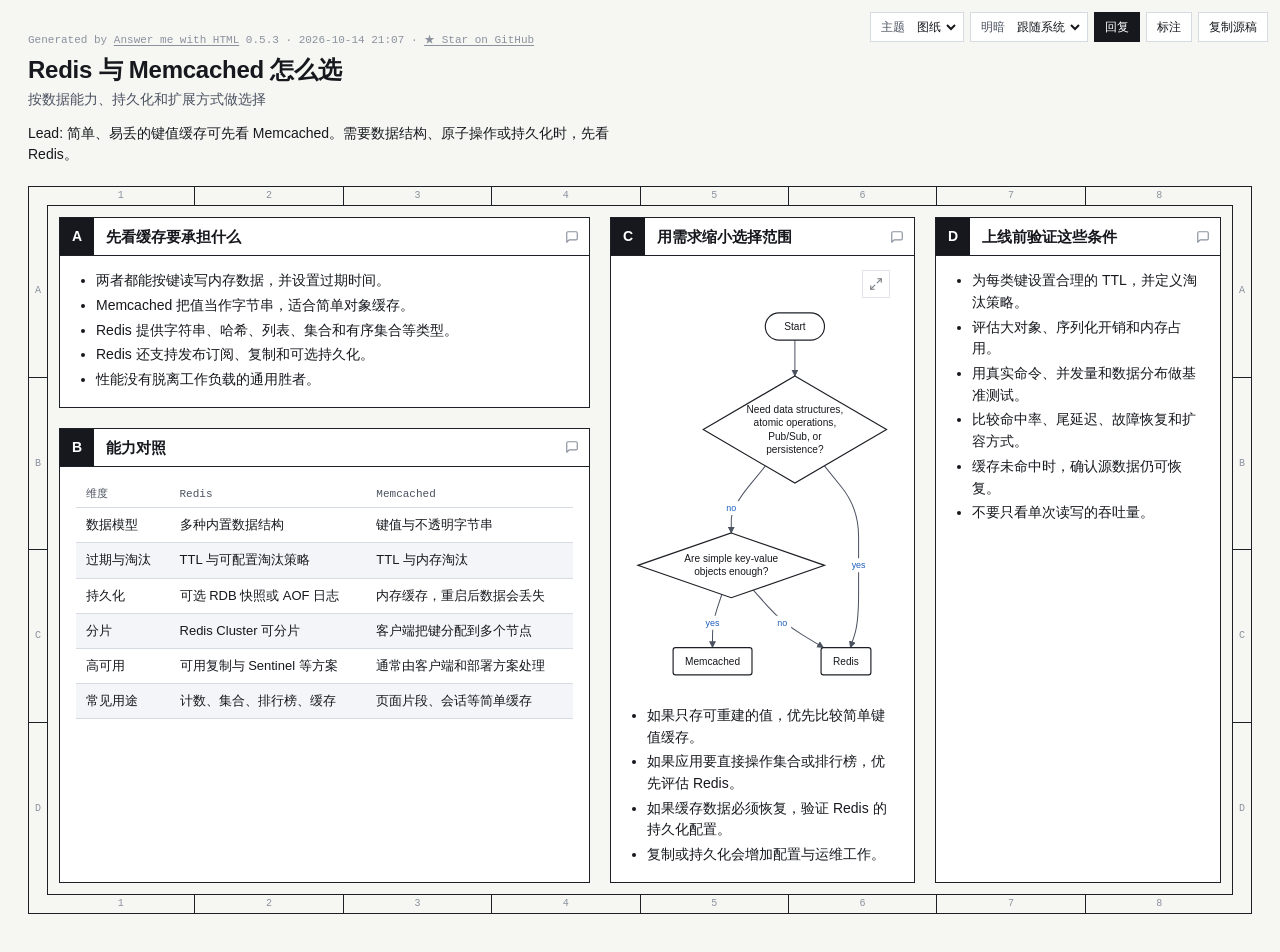
<file: workflow_explanations/examples/html/cache-skill.html>
<!doctype html>
<html lang="zh-CN" data-theme="blueprint" data-mode="auto" data-style="80">
<head>
<meta charset="utf-8">
<meta name="viewport" content="width=device-width, initial-scale=1">
<meta name="generator" content="Answer me with HTML 0.5.3">
<title>Redis 与 Memcached 怎么选</title>
<style>
html[data-theme="blueprint"], html[data-theme="blueprint"][data-mode="light"] {
  --font-sans: -apple-system, BlinkMacSystemFont, "Segoe UI", "PingFang SC", "Hiragino Sans GB", "Microsoft YaHei", Roboto, "Helvetica Neue", Arial, sans-serif;
  --font-mono: ui-monospace, SFMono-Regular, "JetBrains Mono", Menlo, Consolas, "Liberation Mono", monospace;
  --radius: 0px;
  --shadow: none;
  --bw: 1.5px;
  --head-font: var(--font-sans);
  --bg: #f6f6f3;
  --paper: #ffffff;
  --ink: #16181d;
  --ink-2: #4b5260;
  --ink-3: #8b929e;
  --line: #1d2026;
  --line-2: #d6dae1;
  --fill: #f3f5f8;
  --accent: #1d5fbf;
  --accent-bg: #e4ecf8;
  --ok: #1d5fbf;
  --ok-bg: #e4ecf8;
  --err: #c62828;
  --err-bg: #fbeaea;
  --warn: #a8620a;
  --warn-bg: #fdf3e2;
  --head-bg: #16181d;
  --head-fg: #ffffff;
}
html[data-theme="blueprint"][data-mode="dark"] {
  --bg: #081322;
  --paper: #0d1c31;
  --ink: #e6edf7;
  --ink-2: #a9b8cc;
  --ink-3: #6b7f99;
  --line: #c9d6e8;
  --line-2: #23385a;
  --fill: #12253f;
  --accent: #6ea8ff;
  --accent-bg: #16305a;
  --ok: #6ea8ff;
  --ok-bg: #16305a;
  --err: #ff7070;
  --err-bg: #3b1620;
  --warn: #f0b14a;
  --warn-bg: #3a2a10;
  --head-bg: #e6edf7;
  --head-fg: #081322;
}
@media (prefers-color-scheme: dark) {
html[data-theme="blueprint"][data-mode="auto"] {
  --bg: #081322;
  --paper: #0d1c31;
  --ink: #e6edf7;
  --ink-2: #a9b8cc;
  --ink-3: #6b7f99;
  --line: #c9d6e8;
  --line-2: #23385a;
  --fill: #12253f;
  --accent: #6ea8ff;
  --accent-bg: #16305a;
  --ok: #6ea8ff;
  --ok-bg: #16305a;
  --err: #ff7070;
  --err-bg: #3b1620;
  --warn: #f0b14a;
  --warn-bg: #3a2a10;
  --head-bg: #e6edf7;
  --head-fg: #081322;
}
}

html[data-theme="shadcn"], html[data-theme="shadcn"][data-mode="light"] {
  --font-sans: -apple-system, BlinkMacSystemFont, "Segoe UI", "PingFang SC", "Hiragino Sans GB", "Microsoft YaHei", Roboto, "Helvetica Neue", Arial, sans-serif;
  --font-mono: ui-monospace, SFMono-Regular, "JetBrains Mono", Menlo, Consolas, "Liberation Mono", monospace;
  --radius: 8px;
  --shadow: 0 1px 2px 0 rgba(0,0,0,0.05);
  --bw: 1px;
  --head-font: var(--font-sans);
  --bg: #fafafa;
  --paper: #ffffff;
  --ink: #09090b;
  --ink-2: #71717a;
  --ink-3: #a1a1aa;
  --line: #e4e4e7;
  --line-2: #f0f0f2;
  --fill: #f4f4f5;
  --accent: #2563eb;
  --accent-bg: #eff6ff;
  --ok: #16a34a;
  --ok-bg: #f0fdf4;
  --err: #dc2626;
  --err-bg: #fef2f2;
  --warn: #d97706;
  --warn-bg: #fffbeb;
  --head-bg: #18181b;
  --head-fg: #fafafa;
}
html[data-theme="shadcn"][data-mode="dark"] {
  --bg: #09090b;
  --paper: #121215;
  --ink: #fafafa;
  --ink-2: #a1a1aa;
  --ink-3: #71717a;
  --line: #27272a;
  --line-2: #1c1c1f;
  --fill: #18181b;
  --accent: #60a5fa;
  --accent-bg: #172554;
  --ok: #4ade80;
  --ok-bg: #052e16;
  --err: #f87171;
  --err-bg: #450a0a;
  --warn: #fbbf24;
  --warn-bg: #451a03;
  --head-bg: #fafafa;
  --head-fg: #18181b;
}
@media (prefers-color-scheme: dark) {
html[data-theme="shadcn"][data-mode="auto"] {
  --bg: #09090b;
  --paper: #121215;
  --ink: #fafafa;
  --ink-2: #a1a1aa;
  --ink-3: #71717a;
  --line: #27272a;
  --line-2: #1c1c1f;
  --fill: #18181b;
  --accent: #60a5fa;
  --accent-bg: #172554;
  --ok: #4ade80;
  --ok-bg: #052e16;
  --err: #f87171;
  --err-bg: #450a0a;
  --warn: #fbbf24;
  --warn-bg: #451a03;
  --head-bg: #fafafa;
  --head-fg: #18181b;
}
}

html[data-theme="paper"], html[data-theme="paper"][data-mode="light"] {
  --font-sans: -apple-system, BlinkMacSystemFont, "Segoe UI", "PingFang SC", "Hiragino Sans GB", "Microsoft YaHei", Roboto, "Helvetica Neue", Arial, sans-serif;
  --font-mono: ui-monospace, SFMono-Regular, "JetBrains Mono", Menlo, Consolas, "Liberation Mono", monospace;
  --font-serif: "Iowan Old Style", "Palatino Linotype", Palatino, Georgia, "Songti SC", "STSong", "Noto Serif CJK SC", "Source Han Serif SC", serif;
  --radius: 2px;
  --shadow: none;
  --bw: 1px;
  --head-font: var(--font-serif);
  --bg: #f5f2ea;
  --paper: #fdfbf6;
  --ink: #1f1c17;
  --ink-2: #57514a;
  --ink-3: #8c867b;
  --line: #cbc3b4;
  --line-2: #e5dfd3;
  --fill: #f3eee4;
  --accent: #8c2f1e;
  --accent-bg: #f5e5df;
  --ok: #2e6a3b;
  --ok-bg: #e4efe5;
  --err: #a3251b;
  --err-bg: #f7e3e0;
  --warn: #7f5300;
  --warn-bg: #f6ecd6;
  --head-bg: #1f1c17;
  --head-fg: #fdfbf6;
}
html[data-theme="paper"][data-mode="dark"] {
  --bg: #15130f;
  --paper: #1c1a15;
  --ink: #ebe5d8;
  --ink-2: #b5ad9e;
  --ink-3: #7b7467;
  --line: #4a443a;
  --line-2: #2d2a24;
  --fill: #242119;
  --accent: #e59a7d;
  --accent-bg: #3a2219;
  --ok: #8cc79a;
  --ok-bg: #1c3122;
  --err: #f0928a;
  --err-bg: #3a1d1a;
  --warn: #e3b866;
  --warn-bg: #352a13;
  --head-bg: #ebe5d8;
  --head-fg: #15130f;
}
@media (prefers-color-scheme: dark) {
html[data-theme="paper"][data-mode="auto"] {
  --bg: #15130f;
  --paper: #1c1a15;
  --ink: #ebe5d8;
  --ink-2: #b5ad9e;
  --ink-3: #7b7467;
  --line: #4a443a;
  --line-2: #2d2a24;
  --fill: #242119;
  --accent: #e59a7d;
  --accent-bg: #3a2219;
  --ok: #8cc79a;
  --ok-bg: #1c3122;
  --err: #f0928a;
  --err-bg: #3a1d1a;
  --warn: #e3b866;
  --warn-bg: #352a13;
  --head-bg: #ebe5d8;
  --head-fg: #15130f;
}
}

html:lang(zh-Hant)[data-theme][data-mode], html:lang(zh-TW)[data-theme][data-mode], html:lang(zh-HK)[data-theme][data-mode], html:lang(zh-MO)[data-theme][data-mode] {
  --font-sans: -apple-system, BlinkMacSystemFont, "Segoe UI", "PingFang TC", "Heiti TC", "Microsoft JhengHei", "Noto Sans CJK TC", "Noto Sans TC", "PingFang SC", "Microsoft YaHei", Roboto, "Helvetica Neue", Arial, sans-serif;
}

html:lang(ja)[data-theme][data-mode] {
  --font-sans: -apple-system, BlinkMacSystemFont, "Segoe UI", "Hiragino Sans", "Hiragino Kaku Gothic ProN", "Yu Gothic UI", "Yu Gothic", Meiryo, "Noto Sans CJK JP", "Noto Sans JP", "PingFang SC", "Microsoft YaHei", Roboto, "Helvetica Neue", Arial, sans-serif;
}

html:lang(he)[data-theme][data-mode] {
  --font-sans: -apple-system, BlinkMacSystemFont, "Segoe UI", "Noto Sans Hebrew", "Arial Hebrew", Arial, Roboto, "Helvetica Neue", sans-serif;
}

/* Answer me with HTML base — uses theme variables only, never hard-coded colors (theme tokens and decorations: themes/<name>.js). Exception: the var() fallbacks of diagrams (flow / sequence) equal the blueprint light tokens, guarded by a test. */
*, *::before, *::after { box-sizing: border-box; }
html, body { margin: 0; padding: 0; }
body {
  background: var(--bg); color: var(--ink);
  font-family: var(--font-sans); font-size: 14px; line-height: 1.55;
  -webkit-font-smoothing: antialiased;
}
code, pre, kbd { font-family: var(--font-mono); }

/* ── Toolbar ─────────────────────────────── */
.am-toolbar {
  position: fixed; top: 12px; inset-inline-end: 12px; z-index: 10; display: flex; gap: 6px;
}
.am-btn {
  font: 12px/1 var(--font-sans); color: var(--ink); background: var(--paper);
  border: 1px solid var(--line-2); border-radius: var(--radius); padding: 7px 10px; cursor: pointer;
}
.am-btn:hover { border-color: var(--ink-3); }
.am-btn:focus-visible { outline: 2px solid var(--accent); outline-offset: 2px; }
/* Theme and mode lists: a label and a native select inside one button-like box */
.am-pick {
  display: flex; align-items: center; gap: 6px; font: 12px/1 var(--font-sans); color: var(--ink-2); background: var(--paper);
  border: 1px solid var(--line-2); border-radius: var(--radius); padding-block: 0; padding-inline: 10px 4px;
}
.am-pick:hover { border-color: var(--ink-3); }
.am-pick:focus-within { outline: 2px solid var(--accent); outline-offset: 2px; }
.am-pick select {
  font: inherit; color: var(--ink); background: transparent; border: 0; padding: 6px 2px; cursor: pointer; outline: none;
}
.am-pick option { color: var(--ink); background: var(--paper); }

/* ── Header ───────────────────────────────── */
.am-head { margin: 0 0 20px; padding-inline-end: 300px; }
.am-head h1 { margin: 0; font-size: 24px; line-height: 1.25; letter-spacing: -0.01em; }
.am-sub { margin: 4px 0 0; color: var(--ink-2); }
.am-head-meta { display: flex; flex-wrap: wrap; gap: 6px 18px; margin-top: 10px; font-size: 12px; color: var(--ink-2); }
.am-head-meta b { font-family: var(--font-mono); font-weight: 400; color: var(--ink-3); margin-inline-end: 6px; }
.am-intro { margin-top: 12px; max-width: 80ch; }

/* ── sheet template ────────────────────────── */
.am-sheet { max-width: 1680px; margin: 0 auto; padding: 32px 28px 40px; }
.am-frame { position: relative; }
.am-grid {
  display: grid; grid-template-columns: repeat(var(--cols, 3), minmax(0, 1fr));
  gap: 20px; align-items: start;
}
.am-ruler { display: none; }
.am-ruler span { flex: 1; display: flex; align-items: center; justify-content: center; }
.am-ruler--top, .am-ruler--bottom { left: 18px; right: 18px; height: 18px; }
.am-ruler--top { top: 0; }
.am-ruler--bottom { bottom: 0; }
.am-ruler--left, .am-ruler--right { top: 18px; bottom: 18px; width: 18px; flex-direction: column; }
.am-ruler--left { left: 0; }
.am-ruler--right { right: 0; }
.am-ruler--top span + span, .am-ruler--bottom span + span { border-inline-start: 1px solid var(--line); }
.am-ruler--left span + span, .am-ruler--right span + span { border-top: 1px solid var(--line); }

/* ── Panels ───────────────────────────────── */
.am-panel {
  background: var(--paper); border: var(--bw) solid var(--line); border-radius: var(--radius);
  box-shadow: var(--shadow); min-width: 0; overflow: hidden;
}
.am-panel-head {
  display: flex; align-items: stretch; gap: 0; border-bottom: var(--bw) solid var(--line); min-height: 34px;
}
.am-panel-id {
  display: flex; align-items: center; justify-content: center; min-width: 34px; padding: 0 8px;
  background: var(--head-bg); color: var(--head-fg); font-weight: 600; font-size: 14px;
}
.am-panel-head h2 { margin: 0; padding: 7px 12px; font-size: 15px; font-weight: 600; flex: 1; display: flex; align-items: center; }
.am-panel-meta { align-self: center; padding: 0 12px; font: 11px/1.3 var(--font-mono); color: var(--ink-2); text-align: end; }
.am-panel-body { padding: 14px 16px 16px; }
.am-panel-body > * + * { margin-top: 12px; }

/* ── Markdown body ───────────────────────── */
.am-md > :first-child { margin-top: 0; }
.am-md > :last-child { margin-bottom: 0; }
.am-md p { margin: 0 0 8px; }
.am-md ul, .am-md ol { margin: 0 0 8px; padding-inline-start: 20px; }
.am-md li + li { margin-top: 3px; }
.am-md h3, .am-md h4 { margin: 14px 0 6px; font-size: 13px; }
.am-md a { color: var(--accent); }
.am-md blockquote { margin: 0 0 8px; padding: 2px 12px; border-inline-start: 3px solid var(--line-2); color: var(--ink-2); }
.am-md :not(pre) > code { font-size: 0.9em; background: var(--fill); padding: 1px 5px; border-radius: 4px; }
.am-md hr { border: 0; border-top: 1px solid var(--line-2); margin: 12px 0; }
.am-md table { width: 100%; border-collapse: collapse; font-size: 13px; }
.am-md th {
  text-align: start; font: 11px/1.3 var(--font-mono); color: var(--ink-2); font-weight: 400;
  padding: 6px 10px; border-bottom: 1px solid var(--line-2);
}
/* th { text-align: start } outranks the align attribute from Markdown alignment, so restore right and center columns explicitly. */
.am-md th[align="right"] { text-align: right; }
.am-md th[align="center"] { text-align: center; }
.am-md td { padding: 7px 10px; border-bottom: 1px solid var(--line-2); vertical-align: top; }
.am-md tbody tr:nth-child(even) td { background: var(--fill); }
.am-table-wrap { overflow-x: auto; }
/* Images scale down to the panel and never past 70% of the window height, keeping their shape. */
.am-md img { max-width: 100%; max-height: 70vh; height: auto; }
.am-figure { margin: 0; text-align: center; }
.am-figure img { display: block; margin: 0 auto; border: 1px solid var(--line-2); border-radius: var(--radius); }
.am-figure figcaption { margin-top: 6px; font-size: 12px; line-height: 1.4; color: var(--ink-2); }
.am-code {
  margin: 0; padding: 12px 14px; background: var(--fill); border: 1px solid var(--line-2);
  border-radius: var(--radius); overflow-x: auto; font-size: 12.5px; line-height: 1.5;
}
/* Ask: a decision the reader makes; the suggested option starts selected */
.am-ask { margin: 10px 0; padding: 10px 12px 8px; border: 1px solid var(--line-2); border-radius: var(--radius); background: var(--fill); min-width: 0; }
/* The question floats inside the box, so a long question wraps like text instead of riding on the border */
.am-ask-q { float: left; width: 100%; padding: 0; margin-bottom: 4px; font-weight: 600; }
/* Two columns: the control, then the label, tag and note, which wrap under the label and never under the control */
.am-ask-opt { clear: both; display: grid; grid-template-columns: auto minmax(0, 1fr); column-gap: 8px; align-items: baseline; padding: 5px 2px; cursor: pointer; }
.am-ask-opt input { margin: 0; accent-color: var(--accent); position: relative; top: 2px; }
.am-ask-tag { display: inline-block; font-size: 11px; line-height: 1.5; color: var(--accent); border: 1px solid var(--accent); border-radius: 999px; padding: 0 6px; white-space: nowrap; }
.am-ask-note { display: block; color: var(--ink-2); }
/* Comment box under each panel, and the Reply sheet */
.am-comment-btn {
  display: flex; flex-shrink: 0; align-self: center; margin-block: 0; margin-inline: auto 6px; color: var(--ink-3); background: transparent;
  border: 1px solid transparent; border-radius: var(--radius); padding: 3px; cursor: pointer;
}
.am-panel-meta + .am-comment-btn { margin-inline-start: 0; }
.am-panel:hover .am-comment-btn, .am-comment-btn:focus-visible, .am-comment-btn[aria-expanded="true"] { border-color: var(--line-2); color: var(--ink-2); }
.am-panel .am-comment-btn.am-comment-btn--on { color: var(--accent); border-color: var(--accent); }
.am-panel--bare { position: relative; }
.am-panel--bare > .am-comment-btn { position: absolute; top: 4px; inset-inline-end: 0; }
.am-comment { padding: 0 14px 12px; }
.am-comment textarea, .am-reply textarea {
  width: 100%; font: 13px/1.5 var(--font-sans); color: var(--ink); background: var(--paper);
  border: 1px solid var(--line-2); border-radius: var(--radius); padding: 8px 10px; resize: vertical;
}
.am-comment textarea:focus-visible, .am-reply textarea:focus-visible { outline: 2px solid var(--accent); outline-offset: 1px; }
.am-btn--reply { color: var(--paper); background: var(--ink); border-color: var(--ink); }
.am-btn--reply:hover { opacity: .88; }
.am-reply {
  width: min(640px, calc(100vw - 32px)); padding: 16px; color: var(--ink); background: var(--paper);
  border: 1px solid var(--line-2); border-radius: var(--radius); box-shadow: 0 12px 40px rgba(0,0,0,.25);
}
.am-reply::backdrop { background: rgba(0,0,0,.35); }
.am-reply-head { display: flex; flex-wrap: wrap; align-items: baseline; gap: 4px 10px; margin-bottom: 10px; }
.am-reply-head span { color: var(--ink-2); font-size: 13px; }
.am-reply textarea { font-family: var(--font-mono); font-size: 12.5px; }
.am-reply-actions { display: flex; justify-content: flex-end; gap: 8px; margin-top: 10px; }
.am-reply .am-btn:disabled { opacity: .5; cursor: default; }
/* The sheet shows the reply drawn (src/runtime/reply-view.js), each line in its own direction; the Markdown that Copy copies sits under a fold. */
.am-reply-view {
  max-height: min(60vh, 26em); overflow: auto; padding: 10px 12px; font: 14px/1.6 var(--font-sans); color: var(--ink);
  background: var(--paper); border: 1px solid var(--line-2); border-radius: var(--radius); overflow-wrap: anywhere;
}
.am-reply-view:focus-visible { outline: 2px solid var(--accent); outline-offset: 1px; }
.am-reply-view > div { text-align: start; unicode-bidi: isolate; }
.am-rv-gap { height: .5em; }
.am-rv-h1 { font-weight: 700; font-size: 15px; }
.am-rv-h2 { font-weight: 700; color: var(--ink-2); margin-top: 2px; }
.am-rv-tag {
  display: inline-block; min-width: 1.6em; padding: 0 4px; font-size: 12px; line-height: 1.5; text-align: center;
  color: var(--ink-2); border: 1px solid var(--line-2); border-radius: var(--radius);
}
.am-rv-a { padding-inline-start: 1.6em; }
.am-rv-a em { color: var(--ink-2); }
.am-rv-quote { margin-inline-start: 1em; padding-inline-start: 10px; border-inline-start: 3px solid var(--line-2); color: var(--ink-2); white-space: pre-wrap; }
.am-reply-raw summary { margin-top: 10px; margin-bottom: 6px; font-size: 12px; color: var(--ink-2); cursor: pointer; }
/* The bar at the bottom of the page: counts and one-click copy, so the reader need not go to the Reply button at the top. */
.am-reply-bar {
  position: fixed; inset-block-end: 16px; inset-inline: 0; margin-inline: auto; width: max-content; max-width: calc(100vw - 24px);
  z-index: 10; display: flex; align-items: center; gap: 10px; padding-block: 8px; padding-inline: 14px 8px; font-size: 13px;
  color: var(--ink); background: var(--paper); border: 1px solid var(--line-2); border-radius: var(--radius); box-shadow: 0 6px 24px rgba(0,0,0,.18);
}
.am-reply-bar[hidden] { display: none; }
.am-reply-bar-count { color: var(--ink-2); }
.am-reply-bar .am-btn { flex: none; white-space: nowrap; }
body.am-has-reply-bar { padding-block-end: 72px; }
@media (max-width: 480px) {
  .am-reply-bar { inset-inline: 12px; width: auto; justify-content: space-between; }
}
/* Code block: a header (title or path:lines, language, copy), then one span per line; numbered blocks show the line number in a gutter */
.am-codeblock { margin: 10px 0; min-width: 0; }
.am-codeblock .am-code { border-top-left-radius: 0; border-top-right-radius: 0; padding: 10px 0; }
.am-code-head {
  display: flex; align-items: center; gap: 8px; padding: 5px 6px 5px 12px; font: 12px/1.3 var(--font-sans); color: var(--ink-2);
  background: var(--paper); border: 1px solid var(--line-2); border-bottom: 0; border-radius: var(--radius) var(--radius) 0 0;
}
.am-code-title { font-family: var(--font-mono); overflow: hidden; text-overflow: ellipsis; white-space: nowrap; min-width: 0; }
.am-code-lang { margin-left: auto; color: var(--ink-3); text-transform: lowercase; }
.am-code-copy { font: 12px/1 var(--font-sans); color: var(--ink-2); background: transparent; border: 1px solid var(--line-2); border-radius: var(--radius); padding: 4px 8px; cursor: pointer; margin-left: auto; }
.am-code-lang + .am-code-copy { margin-left: 0; }
.am-code-copy:hover { border-color: var(--ink-3); color: var(--ink); }
.am-code-copy:focus-visible { outline: 2px solid var(--accent); outline-offset: 2px; }
.am-code code { display: block; min-width: max-content; }
.am-ln { display: block; padding: 0 14px; min-height: 1.5em; white-space: pre; }
.am-ln--hl { background: var(--accent-bg); box-shadow: inset 3px 0 0 var(--accent); }
.am-code--num .am-ln::before {
  content: attr(data-n); display: inline-block; width: 3.5ch; margin-right: 12px; text-align: right; color: var(--ink-3);
  user-select: none; -webkit-user-select: none;
}

/* ── Status badges ok / no / warn ──────────────── */
.am-status { white-space: nowrap; font-weight: 500; }
.am-status--ok { color: var(--ok); }
.am-status--no { color: var(--err); }
.am-status--warn { color: var(--warn); }
.am-status-icon { display: inline-block; width: 1.1em; font-weight: 700; }

/* ── callout ─────────────────────────────── */
.am-callout {
  border: 1px solid var(--line-2); border-inline-start: 3px solid var(--accent); background: var(--accent-bg);
  padding: 10px 14px; border-radius: var(--radius);
}
.am-callout--ok { border-inline-start-color: var(--ok); background: var(--ok-bg); }
.am-callout--warn { border-inline-start-color: var(--warn); background: var(--warn-bg); }
.am-callout--err { border-inline-start-color: var(--err); background: var(--err-bg); }
.am-callout-title { font-weight: 600; margin-bottom: 4px; }

/* ── kv title block ─────────────────────────── */
.am-kv {
  display: grid; grid-template-columns: repeat(var(--kv-cols, 2), minmax(0, 1fr)); margin: 0;
  border-top: var(--bw) solid var(--line); border-inline-start: var(--bw) solid var(--line);
}
.am-kv-cell { border-inline-end: var(--bw) solid var(--line); border-bottom: var(--bw) solid var(--line); padding: 6px 10px 8px; min-width: 0; }
.am-kv-cell--wide { grid-column: 1 / -1; }
.am-kv dt { font: 11px/1.4 var(--font-mono); color: var(--ink-2); }
.am-kv dd { margin: 2px 0 0; font-size: 14px; font-weight: 500; overflow-wrap: anywhere; }
.am-kv-cell--wide dd { font-size: 17px; font-weight: 600; }

/* ── timeline ────────────────────────────── */
.am-timeline { list-style: none; margin: 0; padding: 0; }
.am-timeline--h { display: grid; grid-template-columns: repeat(var(--n, 1), minmax(0, 1fr)); padding-top: 4px; }
.am-timeline--h li { position: relative; text-align: center; padding: 0 6px; }
.am-timeline--h li::before {
  content: ""; position: absolute; top: 31px; left: 0; right: 0; border-top: var(--bw) solid var(--line);
}
.am-timeline--h li:first-child::before { inset-inline-start: 50%; }
.am-timeline--h li:last-child::before { inset-inline-end: 50%; }
.am-tl-when { display: block; font-size: 15px; font-weight: 500; height: 24px; }
.am-tl-dot {
  position: relative; display: block; width: 11px; height: 11px; margin: 2px auto 8px;
  border: var(--bw) solid var(--line); border-radius: 50%; background: var(--paper);
}
.am-tl-item--hi .am-tl-dot { background: var(--hi-stroke, var(--accent)); border-color: var(--hi-stroke, var(--accent)); }
.am-tl-title { display: block; font-size: 12.5px; font-weight: 500; }
.am-tl-text { display: block; font-size: 12px; color: var(--ink-2); line-height: 1.45; }
.am-timeline--v li { position: relative; padding: 0 0 14px; padding-inline-start: 22px; }
.am-timeline--v li::before { content: ""; position: absolute; inset-inline-start: 5px; top: 6px; bottom: -6px; border-inline-start: var(--bw) solid var(--line-2); }
.am-timeline--v li:last-child::before { display: none; }
.am-timeline--v .am-tl-dot { position: absolute; inset-inline-start: 0; top: 4px; margin: 0; }
.am-timeline--v .am-tl-when { display: inline; height: auto; font: 12px var(--font-mono); color: var(--ink-2); margin-inline-end: 8px; }
.am-timeline--v .am-tl-title { display: inline; font-size: 14px; }
.am-timeline--v .am-tl-text { margin-top: 2px; }
/* .am-tl-wrap is the container (src/components/timeline.js): a horizontal timeline answers to the width it has, not to the width of the window, since a
   sheet puts panels two or three to a row. Below 560 px (about 90 px for each of the six items a timeline has by default) its dates
   wrap and the dots cover them, so it lays out like timeline v: line and dots at the start, text beside them. */
.am-tl-wrap { container-type: inline-size; }
@container (max-width: 560px) {
  .am-timeline--h { display: block; padding-top: 0; }
  .am-timeline--h li { text-align: start; padding: 0 0 14px; padding-inline-start: 22px; }
  .am-timeline--h li::before, .am-timeline--h li:first-child::before {
    top: 6px; bottom: -6px; inset-inline-start: 5px; inset-inline-end: auto; border-top: 0; border-inline-start: var(--bw) solid var(--line-2);
  }
  .am-timeline--h li:last-child::before { display: none; }
  .am-timeline--h .am-tl-dot { position: absolute; inset-inline-start: 0; top: 4px; margin: 0; }
  .am-timeline--h .am-tl-when { display: inline; height: auto; font: 12px var(--font-mono); color: var(--ink-2); margin-inline-end: 8px; }
  .am-timeline--h .am-tl-title { display: inline; font-size: 14px; }
  .am-timeline--h .am-tl-text { margin-top: 2px; }
}

/* ── annot sentence notes ──────────────────────── */
.am-annot + .am-annot { border-top: 1px solid var(--line-2); padding-top: 12px; }
.am-annot-head { display: flex; justify-content: space-between; gap: 12px; font-size: 13px; font-weight: 600; margin-bottom: 8px; }
.am-annot-meta { font: 11px var(--font-mono); font-weight: 400; color: var(--ink-2); }
.am-annot-scroll { overflow-x: auto; }
.am-annot-line {
  position: relative; display: inline-block; white-space: pre; font: 14px/1.6 var(--font-mono);
  padding-bottom: calc(var(--rows, 0) * 17px + 14px);
}
.am-annot-line--wrap { display: block; white-space: normal; padding-bottom: 10px; }
.am-annot-line--wrap .am-seg { white-space: nowrap; }
.am-seg { position: relative; }
.am-seg::after {
  content: ""; position: absolute; left: 1px; right: 1px; top: calc(100% + 1px); height: 5px;
  border: 1px solid var(--accent); border-top: 0;
}
.am-seg-n {
  position: absolute; inset-inline-start: 0; top: calc(100% + 8px + var(--row, 0) * 17px);
  font: 11px/16px var(--font-sans); color: var(--accent); white-space: nowrap;
}
.am-seg--err { color: var(--err); }
.am-seg--err::after { border-color: var(--err); }
.am-seg--err .am-seg-n { color: var(--err); }
.am-annot-caption { font-size: 12px; color: var(--ink-2); }

/* ── limits bars ───────────────────────── */
.am-lim + .am-lim { margin-top: 14px; }
.am-lim-head { display: flex; justify-content: space-between; gap: 12px; font-size: 13px; margin-bottom: 4px; }
.am-lim-val { font: 12px var(--font-mono); color: var(--accent); white-space: nowrap; }
.am-lim-track { position: relative; height: 12px; border: 1px solid var(--line-2); background: var(--fill); border-radius: calc(var(--radius) / 2); }
.am-lim-fill { position: absolute; inset-inline-start: 0; top: 0; bottom: 0; background: var(--accent-bg); border-inline-end: 1px solid var(--accent); }
.am-lim-mark { position: absolute; top: -4px; bottom: -4px; border-left: 2px solid var(--accent); }
.am-lim.is-over .am-lim-fill { background: var(--err-bg); border-inline-end-color: var(--err); }
.am-lim.is-over .am-lim-val { color: var(--err); }
.am-lim-ticks { position: relative; height: 16px; font: 10px/16px var(--font-mono); color: var(--ink-3); }
.am-lim-ticks span { position: absolute; transform: translateX(-50%); }
.am-lim-ticks span:first-child { transform: none; }
.am-lim-note { font-size: 11px; color: var(--ink-2); margin-inline-start: 6px; }

/* ── tree ─────────────────────────── */
.am-tree { font-size: 13px; }
.am-tree-root { display: flex; justify-content: center; position: relative; padding-bottom: 18px; }
.am-tree-root::after { content: ""; position: absolute; bottom: 0; left: 50%; height: 18px; border-left: var(--bw) solid var(--line); }
.am-tree-root--solo { padding-bottom: 12px; }
.am-tree-root--solo::after { display: none; }
.am-tree-box {
  border: var(--node-width, var(--bw)) solid var(--node-stroke, var(--line)); background: var(--node-fill, var(--paper)); padding: 6px 14px; text-align: center;
  border-radius: var(--node-radius, var(--radius)); font-weight: 600; color: var(--node-text, inherit); filter: var(--node-shadow, none);
}
.am-tree-box small { display: block; font-weight: 400; color: var(--ink-2); font-size: 12px; }
/* The root box and a highlighted box are emphasis: they take the highlight tokens. With none set the root box keeps its accent tint and a highlighted box looks like any other. */
.am-tree-box--root, .am-tree-box--hi { border-color: var(--hi-stroke, var(--node-stroke, var(--line))); color: var(--hi-text, var(--node-text, inherit)); }
.am-tree-box--root { background: var(--hi-fill, var(--accent-bg)); }
.am-tree-box--hi { background: var(--hi-fill, var(--node-fill, var(--paper))); }
.am-tree-box--root small, .am-tree-box--hi small { color: var(--hi-text, var(--ink-2)); }
.am-tree-box--root { font-size: 15px; padding: 8px 28px; }
.am-tree-cols { display: grid; grid-template-columns: repeat(var(--n, 1), minmax(0, 1fr)); }
.am-tree-col { position: relative; padding: 18px 8px 0; min-width: 0; }
.am-tree-col::before { content: ""; position: absolute; top: 0; left: 0; right: 0; border-top: var(--bw) solid var(--line); }
.am-tree-col:first-child::before { inset-inline-start: 50%; }
.am-tree-col:last-child::before { inset-inline-end: 50%; }
.am-tree-col::after { content: ""; position: absolute; top: 0; left: 50%; height: 18px; border-left: var(--bw) solid var(--line); }
.am-tree-list, .am-tree-list ul { list-style: none; margin: 0; padding: 0; }
.am-tree-col > .am-tree-list { margin: 8px 0 0; margin-inline-start: 14px; }
.am-tree-list ul { margin-inline-start: 16px; }
.am-tree-list li { position: relative; padding: 3px 0; padding-inline-start: 18px; }
.am-tree-list li::before { content: ""; position: absolute; inset-inline-start: 0; top: 0.95em; width: 12px; border-top: 1px solid var(--ink-3); }
.am-tree-list li::after { content: ""; position: absolute; inset-inline-start: 0; top: 0; bottom: 0; border-inline-start: 1px solid var(--ink-3); }
.am-tree-list li:last-child::after { bottom: auto; height: 0.95em; }
.am-tree-tag { font: 11px var(--font-mono); color: var(--ink-3); margin-inline-end: 4px; }
.am-tree code { font: 12px var(--font-mono); }
.am-tree-sub { display: block; font-size: 11.5px; color: var(--ink-2); }
.am-tree-hi > .am-tree-label { color: var(--accent); font-weight: 600; }

/* ── Diagrams (flow / sequence) ───────────────── */
.am-diagram { margin: 0; overflow-x: auto; text-align: center; }
/* Embedded previews can lose html[data-theme]; the fallbacks keep diagrams readable, and defined theme variables still win. */
.am-diagram svg { max-width: 100%; height: auto; font-family: var(--font-sans, sans-serif); }
.am-diagram text { fill: var(--ink, #16181d); font-size: 13px; }
/* Diagram tokens (docs/reference.md, "Diagram tokens"): each painted part reads an optional token and falls back to the look it always had,
   so a theme that sets none of them draws the same diagram. Font family, size and weight are not tokens: diagram text is measured for the sans font. */
.am-node-shape { fill: var(--node-fill, var(--paper, #ffffff)); stroke: var(--node-stroke, var(--line, #1d2026)); stroke-width: var(--node-width, var(--bw, 1.5px)); filter: var(--node-shadow, none); }
/* A cylinder is two shapes (body, then cap): only the body casts the shadow. */
.am-node-shape ~ .am-node-shape { filter: none; }
/* The corner radius is an SVG attribute (the fallback for Safari before 17.4, which ignores a CSS rx); the default here equals the attribute. A pill and a diamond keep their shape. */
.am-node--rect .am-node-shape, .am-node--er .am-node-shape { rx: var(--node-radius, 3px); }
.am-node--hi .am-node-shape { fill: var(--hi-fill, var(--accent-bg, #e4ecf8)); stroke: var(--hi-stroke, var(--accent, #1d5fbf)); }
.am-diagram .am-node-text { fill: var(--node-text, var(--ink, #16181d)); }
.am-node--hi text { fill: var(--hi-text, var(--accent, #1d5fbf)); font-weight: 600; }
.am-diagram .am-node--hi .am-node-text { fill: var(--hi-text, var(--accent, #1d5fbf)); }
.am-edge { fill: none; stroke: var(--edge-color, var(--ink-2, #4b5260)); stroke-width: var(--edge-width, 1.3); }
.am-edge--dashed { stroke-dasharray: 5 4; }
.am-arrow { fill: var(--edge-color, var(--ink-2, #4b5260)); }
.am-edge-label rect { fill: var(--paper, #ffffff); }
.am-diagram .am-edge-label text { fill: var(--edge-label, var(--accent, #1d5fbf)); font-size: 11.5px; }
.am-cluster { fill: var(--cluster-fill, var(--fill, #f3f5f8)); stroke: var(--cluster-stroke, var(--line-2, #d6dae1)); stroke-width: 1; stroke-dasharray: 4 3; }
.am-diagram .am-cluster-label { fill: var(--ink-2, #4b5260); font: 11px var(--font-mono, monospace); }
/* The PK / FK / UK marks of an entity follow the node text, and the highlighted text in a highlighted entity, so they stay readable on the theme's fills. */
.am-diagram .am-er-key { fill: var(--node-text, var(--ink-2, #4b5260)); }
.am-diagram .am-node--hi .am-er-key { fill: var(--hi-text, var(--ink-2, #4b5260)); }
.am-lifeline { stroke: var(--lifeline-color, var(--ink-3, #8b929e)); stroke-width: 1; stroke-dasharray: 4 4; }
/* An actor (and the box of a divider) looks like a node unless the theme sets the actor tokens. */
.am-actor { fill: var(--actor-fill, var(--node-fill, var(--paper, #ffffff))); stroke: var(--actor-stroke, var(--node-stroke, var(--line, #1d2026))); stroke-width: var(--node-width, var(--bw, 1.5px)); filter: var(--node-shadow, none); rx: var(--node-radius, 2px); }
.am-diagram .am-actor-text { fill: var(--actor-text, var(--node-text, var(--ink, #16181d))); }
.am-note { fill: var(--note-fill, var(--warn-bg, #fdf3e2)); stroke: var(--note-stroke, var(--warn, #a8620a)); stroke-width: var(--note-width, 1); rx: var(--note-radius, 2px); }
.am-diagram .am-step { fill: var(--ink-3, #8b929e); font: 10px var(--font-mono, monospace); }

.am-diagram-expand {
  /* In flow and sticky: it sits at the end edge (right on a left-to-right page) and stays in view when the diagram scrolls sideways.
     It takes its own row above the drawing, so it never covers a node at the top-right corner of the drawing. */
  position: sticky; inset-inline-start: calc(100% - 36px); z-index: 2;
  display: flex; align-items: center; justify-content: center;
  width: 28px; height: 28px; padding: 0; margin: 0 0 4px; margin-inline: auto 8px;
  color: var(--ink-2); background: var(--paper);
  border: var(--bw, 1px) solid var(--line-2); border-radius: var(--radius);
  cursor: pointer; opacity: 0.72;
  transition: opacity 0.15s, color 0.15s, border-color 0.15s, background 0.15s;
}
.am-diagram:hover .am-diagram-expand,
.am-diagram-expand:focus-visible { opacity: 1; }
.am-diagram-expand:hover {
  opacity: 1; color: var(--ink); border-color: var(--accent); background: var(--fill);
}
.am-diagram-expand:focus-visible { outline: 2px solid var(--accent); outline-offset: 1px; }

/* ── Diagram Lightbox and Pan-Zoom Viewer ─────────── */
.am-lightbox {
  position: fixed; inset: 0; z-index: 1000;
  display: flex; flex-direction: column;
  touch-action: none;
}
.am-lightbox[hidden] { display: none !important; }

.am-lightbox-backdrop {
  position: absolute; inset: 0;
  background: rgba(0, 0, 0, 0.72);
  backdrop-filter: blur(6px);
  -webkit-backdrop-filter: blur(6px);
}

.am-lightbox-header {
  position: absolute; top: 12px; left: 24px; right: 24px; height: 36px;
  display: flex; align-items: center; justify-content: space-between;
  z-index: 10; pointer-events: none;
}
.am-lightbox-title {
  display: inline-flex; align-items: center; gap: 8px;
  color: rgba(255, 255, 255, 0.92);
  font: 13px/1 var(--font-sans, sans-serif); font-weight: 500;
  text-shadow: 0 1px 3px rgba(0, 0, 0, 0.6);
  pointer-events: auto;
  overflow: hidden; text-overflow: ellipsis; white-space: nowrap; max-width: 60vw;
}
.am-lightbox-title svg { stroke: rgba(255, 255, 255, 0.85); flex-shrink: 0; }
.am-lightbox-actions {
  display: flex; align-items: center; gap: 8px; pointer-events: auto;
}
.am-lightbox-close {
  width: 32px; height: 32px;
  background: var(--paper);
  border: var(--bw, 1px) solid var(--line-2);
  border-radius: 50%;
  color: var(--ink);
  font-size: 15px; line-height: 1;
  cursor: pointer;
  display: flex; align-items: center; justify-content: center;
  box-shadow: 0 4px 12px rgba(0, 0, 0, 0.25);
  transition: background 0.15s, color 0.15s, transform 0.15s, border-color 0.15s;
}
.am-lightbox-close:hover {
  color: var(--accent); border-color: var(--accent); background: var(--fill); transform: scale(1.05);
}
.am-lightbox-close:focus-visible { outline: 2px solid var(--accent); outline-offset: 1px; }

.am-lightbox-stage {
  position: absolute;
  top: 54px; bottom: 20px; left: 24px; right: 24px;
  background: var(--paper);
  border: var(--bw, 1px) solid var(--line-2);
  border-radius: max(var(--radius), 14px);
  box-shadow: 0 24px 64px rgba(0, 0, 0, 0.45);
  overflow: hidden;
  cursor: grab;
  user-select: none;
  -webkit-user-select: none;
}
.am-lightbox-stage.am-panning { cursor: grabbing; }

.am-lightbox-canvas {
  position: absolute; left: 0; top: 0;
  transform-origin: 0 0;
  will-change: transform;
  pointer-events: none;
}
.am-lightbox-canvas svg {
  max-width: none !important;
  max-height: none !important;
  display: block;
  font-family: var(--font-sans, sans-serif);
}

/* ── doc template ────────────────────────── */
.am-doc { max-width: 1120px; margin: 0 auto; padding: 40px 28px 64px; }
.am-doc-layout { display: grid; grid-template-columns: 200px minmax(0, 1fr); gap: 32px; align-items: start; }
.am-doc-layout--notoc { grid-template-columns: minmax(0, 1fr); max-width: 860px; }
.am-toc { position: sticky; top: 24px; font-size: 13px; }
.am-toc a { display: block; color: var(--ink-2); text-decoration: none; padding: 4px 0; padding-inline-start: 10px; border-inline-start: 2px solid var(--line-2); }
.am-toc a:hover { color: var(--ink); border-inline-start-color: var(--accent); }
.am-doc-body > .am-panel + .am-panel { margin-top: 20px; }

/* ── Responsive and print ─────────────────────────── */
@media (max-width: 1100px) {
  .am-grid { grid-template-columns: repeat(2, minmax(0, 1fr)); }
  .am-grid > .am-panel { grid-column: auto !important; }
  .am-grid > .am-panel.am-span-wide { grid-column: 1 / -1 !important; }
}
@media (max-width: 760px) {
  .am-sheet, .am-doc { padding: 56px 12px 24px; }
  .am-head { padding-inline-end: 0; }
  .am-grid { grid-template-columns: minmax(0, 1fr); }
  .am-grid > .am-panel.am-span-wide { grid-column: auto !important; }
  .am-doc-layout { grid-template-columns: minmax(0, 1fr); }
  .am-toc { position: static; }
  .am-tree-cols { grid-template-columns: minmax(0, 1fr); }
  /* Tables and diagrams keep their size: the wrapper scrolls horizontally when they overflow. A cell is never narrower than about
     two short words, so a phone does not stack them one per line. On wider screens the sheet layout (src/runtime/layout-dom.js)
     gives a table panel the width its columns read well at. */
  .am-md th, .am-md td { min-width: 8em; }
  .am-diagram svg { max-width: none; }
  .am-lightbox-header { top: 8px; left: 12px; right: 12px; }
  .am-lightbox-stage { top: 46px; bottom: 12px; left: 12px; right: 12px; border-radius: max(var(--radius), 10px); }
}
.am-colophon { margin: 0 0 8px; font: 11px var(--font-mono); color: var(--ink-3); }
.am-colophon a { color: inherit; text-decoration: underline; text-underline-offset: 2px; }

@media print {
  .am-toolbar, .am-diagram-expand, .am-lightbox, .am-code-copy, .am-comment-btn, .am-comment, .am-reply, .am-reply-bar { display: none !important; }
  body { background: var(--paper); }
  .am-panel { break-inside: avoid; box-shadow: none; }
}
/* Printed on paper narrower than three columns, the two-column grid left a hole beside every panel next to a full-width one
   (a wide table, a wide diagram): one panel per row instead. */
@media print and (max-width: 1100px) {
  .am-grid { grid-template-columns: minmax(0, 1fr); }
  .am-grid > .am-panel { grid-column: auto !important; }
}
.am-panel--bare { border: 0; background: transparent; box-shadow: none; }
.am-panel--bare > .am-panel-body { padding: 0; }
.am-panel--bare .am-kv { background: var(--paper); }

/* Remark mode: block marks with a note, collected into the Reply copy (src/runtime/remark.js). Each kind borrows a status colour of
   the theme, so a mark reads in light and dark mode on every theme. */
.am-btn--remark.is-on { background: var(--ink); border-color: var(--ink); color: var(--paper); }
.am-remark-hover { outline: 1px dashed var(--ink-3); outline-offset: 2px; cursor: pointer; }
:is(.am-mark, .am-remark-kind)[data-kind="suggestion"] { --mark: var(--warn); --mark-bg: var(--warn-bg); }
:is(.am-mark, .am-remark-kind)[data-kind="keep"] { --mark: var(--ok); --mark-bg: var(--ok-bg); }
:is(.am-mark, .am-remark-kind)[data-kind="question"] { --mark: var(--accent); --mark-bg: var(--accent-bg); }
:is(.am-mark, .am-remark-kind)[data-kind="concern"] { --mark: var(--err); --mark-bg: var(--err-bg); }
.am-mark { border-inline-start: 3px solid var(--mark); padding-inline-start: 10px; background: var(--mark-bg); border-radius: 1px; }
/* The note chip sits inside the marked block (a table takes it as its caption, a list item puts it before its sub-list), so lists and
   grids keep their children. */
.am-mark-note {
  display: block; margin-block-start: 4px; font: 12px/1.5 var(--font-sans); letter-spacing: normal; text-transform: none;
  color: var(--ink-2); white-space: pre-wrap; caption-side: bottom; text-align: start;
}
.am-mark-note b { color: var(--ink); font-weight: 600; }
caption.am-mark-note { display: table-caption; }
/* Table rows have their own backgrounds, so a tint on the table would show on every other row only: the bar marks a table. */
table.am-mark { background: none; }
.am-remark-pop {
  position: absolute; z-index: 40; width: min(264px, calc(100vw - 16px)); padding: 8px; display: grid; gap: 6px;
  color: var(--ink); background: var(--paper); border: 1px solid var(--line-2); border-radius: var(--radius); box-shadow: 0 6px 24px rgba(0, 0, 0, .14);
}
.am-remark-pop[hidden] { display: none; }
.am-remark-kinds { display: flex; gap: 6px; flex-wrap: wrap; }
.am-remark-kind { font: 12px/1 var(--font-sans); color: var(--ink-2); background: var(--paper); border: 1px solid var(--line-2); border-radius: 999px; padding: 4px 10px; cursor: pointer; }
.am-remark-kind:hover { border-color: var(--ink-3); }
.am-remark-kind[aria-pressed="true"] { color: var(--ink); border-color: var(--mark); background: var(--mark-bg); }
.am-remark-kind:focus-visible { outline: 2px solid var(--accent); outline-offset: 1px; }
.am-remark-pop textarea { font: 13px/1.5 var(--font-sans); color: var(--ink); background: var(--paper); border: 1px solid var(--line-2); border-radius: var(--radius); padding: 6px 8px; resize: vertical; }
.am-remark-actions { display: flex; gap: 6px; }
.am-remark-actions .am-btn:disabled { opacity: .5; cursor: default; }
@media print { .am-remark-pop { display: none !important; } }


html[data-theme="blueprint"] .am-frame { border: 1px solid var(--line); padding: 30px; }
html[data-theme="blueprint"] .am-frame::before {
  content: ""; position: absolute; inset: 18px; border: 1px solid var(--line); pointer-events: none;
}
html[data-theme="blueprint"] .am-ruler {
  display: flex; position: absolute; font: 10px/1 var(--font-mono); color: var(--ink-3);
}
@media (max-width: 760px) {
  html[data-theme="blueprint"] .am-frame { padding: 0; border: 0; }
  html[data-theme="blueprint"] .am-frame::before, html[data-theme="blueprint"] .am-ruler { display: none; }
}

html[data-theme="shadcn"] .am-panel-id { border-radius: 6px; min-width: 24px; height: 24px; margin: 9px 0 9px 14px; font-size: 12px; }
html[data-theme="shadcn"] .am-panel-head { border-bottom-width: 1px; }
html[data-theme="shadcn"] .am-kv { border-color: var(--line); border-radius: var(--radius); overflow: hidden; }

html[data-theme="paper"]:lang(zh-Hant)[data-mode], html[data-theme="paper"]:lang(zh-TW)[data-mode], html[data-theme="paper"]:lang(zh-HK)[data-mode], html[data-theme="paper"]:lang(zh-MO)[data-mode] { --font-serif: "Iowan Old Style", Palatino, Georgia, "Songti TC", "PMingLiU", "MingLiU", "Noto Serif CJK TC", "Noto Serif TC", "Source Han Serif TC", "Songti SC", serif; }
html[data-theme="paper"]:lang(ja)[data-mode] { --font-serif: "Iowan Old Style", Palatino, Georgia, "Hiragino Mincho ProN", "Yu Mincho", "Noto Serif CJK JP", "Noto Serif JP", "Songti SC", serif; }
html[data-theme="paper"]:lang(he)[data-mode] { --font-serif: "Iowan Old Style", Palatino, Georgia, "Noto Serif Hebrew", "Frank Ruehl CLM", David, "Times New Roman", serif; }
html[data-theme="paper"] .am-head h1, html[data-theme="paper"] .am-panel-head h2, html[data-theme="paper"] .am-md, html[data-theme="paper"] .am-intro, html[data-theme="paper"] .am-callout { font-family: var(--font-serif); }
html[data-theme="paper"] .am-head h1 { font-weight: 600; letter-spacing: 0; }
html[data-theme="paper"] .am-md p, html[data-theme="paper"] .am-md li, html[data-theme="paper"] .am-md blockquote, html[data-theme="paper"] .am-intro { font-size: 15.5px; line-height: 1.75; }
html[data-theme="paper"] .am-md p { margin-bottom: 12px; }
html[data-theme="paper"] .am-md table { font-family: var(--font-sans); }
</style>
</head>
<body>
<div class="am-toolbar" data-am-root-lang="zh-CN" data-am-root-theme="blueprint" data-am-root-mode="auto" data-am-root-style="80">
<label class="am-pick">主题<select data-am="theme"><option value="blueprint" selected>图纸</option><option value="shadcn">卡片</option><option value="paper">纸张</option></select></label>
<label class="am-pick">明暗<select data-am="mode"><option value="auto" selected>跟随系统</option><option value="light">亮</option><option value="dark">暗</option></select></label>
<button class="am-btn am-btn--reply" type="button" data-am="reply" data-ui="{&quot;button&quot;:&quot;回复&quot;,&quot;comment&quot;:&quot;评论&quot;,&quot;commentHint&quot;:&quot;对这个面板的意见&quot;,&quot;title&quot;:&quot;你的回复&quot;,&quot;hint&quot;:&quot;复制后粘贴回和 Agent 的对话，它会按你的选择和意见继续。&quot;,&quot;copy&quot;:&quot;复制回复&quot;,&quot;copyFailed&quot;:&quot;复制失败 — 请按 Cmd/Ctrl+C&quot;,&quot;close&quot;:&quot;关闭&quot;,&quot;suggested&quot;:&quot;建议&quot;,&quot;empty&quot;:&quot;先选择选项，或在面板上写评论。&quot;,&quot;decisions&quot;:&quot;决定&quot;,&quot;comments&quot;:&quot;评论&quot;,&quot;confirmed&quot;:&quot;确认了建议&quot;,&quot;untouched&quot;:&quot;未作答，保留建议&quot;,&quot;was&quot;:&quot;原为&quot;,&quot;typed&quot;:&quot;以 \&quot;&gt;\&quot; 开头的行是读者输入的文字。&quot;,&quot;raw&quot;:&quot;查看将复制的文本&quot;,&quot;preview&quot;:&quot;预览&quot;,&quot;count&quot;:{&quot;answered&quot;:&quot;已作答 {n} 项&quot;,&quot;comments&quot;:&quot;评论 {n} 条&quot;,&quot;remarks&quot;:&quot;标注 {n} 处&quot;},&quot;done&quot;:&quot;已复制 ✓&quot;,&quot;remarks&quot;:&quot;标注&quot;,&quot;kinds&quot;:{&quot;suggestion&quot;:&quot;建议&quot;,&quot;keep&quot;:&quot;保留&quot;,&quot;question&quot;:&quot;疑问&quot;,&quot;concern&quot;:&quot;关注&quot;}}">回复</button>
<button class="am-btn am-btn--remark" type="button" data-am="remark" data-ui="{&quot;button&quot;:&quot;标注&quot;,&quot;hint&quot;:&quot;批注（可选）&quot;,&quot;save&quot;:&quot;保存&quot;,&quot;remove&quot;:&quot;删除&quot;,&quot;section&quot;:&quot;标注&quot;,&quot;kinds&quot;:{&quot;suggestion&quot;:&quot;建议&quot;,&quot;keep&quot;:&quot;保留&quot;,&quot;question&quot;:&quot;疑问&quot;,&quot;concern&quot;:&quot;关注&quot;}}">标注</button>
<button class="am-btn" type="button" data-am="copy" data-done="已复制 ✓">复制源稿</button>
</div>
<main class="am-sheet">
<header class="am-head"><p class="am-colophon">Generated by <a href="https://github.com/QingYunA/answer-me-with-html" target="_blank" rel="noopener">Answer me with HTML</a> 0.5.3 · 2026-10-14 21:07 · <a href="https://github.com/QingYunA/answer-me-with-html" target="_blank" rel="noopener">★ Star on GitHub</a></p><h1>Redis 与 Memcached 怎么选</h1><p class="am-sub">按数据能力、持久化和扩展方式做选择</p><div class="am-intro am-md"><div class="am-md"><p>Lead: 简单、易丢的键值缓存可先看 Memcached。需要数据结构、原子操作或持久化时，先看 Redis。</p>
</div></div></header>
<div class="am-frame">
<div class="am-ruler am-ruler--top" aria-hidden="true"><span>1</span><span>2</span><span>3</span><span>4</span><span>5</span><span>6</span><span>7</span><span>8</span></div><div class="am-ruler am-ruler--bottom" aria-hidden="true"><span>1</span><span>2</span><span>3</span><span>4</span><span>5</span><span>6</span><span>7</span><span>8</span></div><div class="am-ruler am-ruler--left" aria-hidden="true"><span>A</span><span>B</span><span>C</span><span>D</span></div><div class="am-ruler am-ruler--right" aria-hidden="true"><span>A</span><span>B</span><span>C</span><span>D</span></div>
<div class="am-grid" style="--cols: 3">
<section class="am-panel" id="panel-A">
<header class="am-panel-head"><span class="am-panel-id">A</span><h2>先看缓存要承担什么</h2></header>
<div class="am-panel-body"><div class="am-md"><ul>
<li>两者都能按键读写内存数据，并设置过期时间。</li>
<li>Memcached 把值当作字节串，适合简单对象缓存。</li>
<li>Redis 提供字符串、哈希、列表、集合和有序集合等类型。</li>
<li>Redis 还支持发布订阅、复制和可选持久化。</li>
<li>性能没有脱离工作负载的通用胜者。</li>
</ul>
</div></div>
</section>
<section class="am-panel" id="panel-B">
<header class="am-panel-head"><span class="am-panel-id">B</span><h2>能力对照</h2></header>
<div class="am-panel-body"><div class="am-md"><div class="am-table-wrap"><table>
<thead>
<tr>
<th>维度</th>
<th>Redis</th>
<th>Memcached</th>
</tr>
</thead>
<tbody><tr>
<td>数据模型</td>
<td>多种内置数据结构</td>
<td>键值与不透明字节串</td>
</tr>
<tr>
<td>过期与淘汰</td>
<td>TTL 与可配置淘汰策略</td>
<td>TTL 与内存淘汰</td>
</tr>
<tr>
<td>持久化</td>
<td>可选 RDB 快照或 AOF 日志</td>
<td>内存缓存，重启后数据会丢失</td>
</tr>
<tr>
<td>分片</td>
<td>Redis Cluster 可分片</td>
<td>客户端把键分配到多个节点</td>
</tr>
<tr>
<td>高可用</td>
<td>可用复制与 Sentinel 等方案</td>
<td>通常由客户端和部署方案处理</td>
</tr>
<tr>
<td>常见用途</td>
<td>计数、集合、排行榜、缓存</td>
<td>页面片段、会话等简单缓存</td>
</tr>
</tbody></table></div>
</div></div>
</section>
<section class="am-panel" id="panel-C">
<header class="am-panel-head"><span class="am-panel-id">C</span><h2>用需求缩小选择范围</h2></header>
<div class="am-panel-body"><figure class="am-diagram am-flow"><svg viewBox="0 0 348 493" width="348" height="493" role="img" aria-label="流程图：Start、Need data structures, atomic operations, Pub/Sub, or persistence?、Redis、Are simple key-value objects enough?、Memcached" xmlns="http://www.w3.org/2000/svg"><defs><marker id="am1-arrow" viewBox="0 0 10 10" refX="9" refY="5" markerWidth="7" markerHeight="7" orient="auto-start-reverse"><path class="am-arrow" d="M0,0 L10,5 L0,10 z"/></marker></defs><g></g><g><g data-step="0"><path class="am-edge" d="M215.6,49 L215.6,60.5 Q215.6,72 215.6,83.5 L215.6,95" marker-end="url(#am1-arrow)"/></g><g data-step="1"><path class="am-edge" d="M253.5,210.5 L275.4,237.5 Q297.4,264.6 297.4,301.4 Q297.4,338.2 297.4,375 Q297.4,411.8 292.1,427.8 L286.9,443.8" marker-end="url(#am1-arrow)"/><g class="am-edge-label"><rect x="282.7" y="329.2" width="29.3" height="18" rx="3"/><text x="297.4" y="338.2" text-anchor="middle" dominant-baseline="central">yes</text></g></g><g data-step="2"><path class="am-edge" d="M177.8,210.5 L155.8,237.5 Q133.9,264.6 133.9,280.6 L133.9,296.6" marker-end="url(#am1-arrow)"/><g class="am-edge-label"><rect x="122.4" y="255.6" width="22.9" height="18" rx="3"/><text x="133.9" y="264.6" text-anchor="middle" dominant-baseline="central">no</text></g></g><g data-step="3"><path class="am-edge" d="M121.7,375.6 L115.7,393.7 Q109.8,411.8 109.8,427.8 L109.8,443.8" marker-end="url(#am1-arrow)"/><g class="am-edge-label"><rect x="95.2" y="402.8" width="29.3" height="18" rx="3"/><text x="109.8" y="411.8" text-anchor="middle" dominant-baseline="central">yes</text></g></g><g data-step="4"><path class="am-edge" d="M162.2,370 L180.8,390.9 Q199.4,411.8 225.8,427.8 L252.3,443.8" marker-end="url(#am1-arrow)"/><g class="am-edge-label"><rect x="188" y="402.8" width="22.9" height="18" rx="3"/><text x="199.4" y="411.8" text-anchor="middle" dominant-baseline="central">no</text></g></g></g><g><g class="am-node am-node--round" data-key="Start" data-step="0"><rect class="am-node-shape" x="177.6" y="14" width="76" height="35" rx="17.5"/><text x="215.6" y="31.5" text-anchor="middle" dominant-baseline="central" class="am-node-text">Start</text></g><g class="am-node am-node--diamond" data-key="Need data structures, atomic operations, Pub/Sub, or persistence?" data-step="0"><polygon class="am-node-shape" points="215.6,95 333.3,163.8 215.6,232.6 97.9,163.8"/><text x="215.6" y="138.3" text-anchor="middle" dominant-baseline="central" class="am-node-text">Need data structures,</text><text x="215.6" y="155.3" text-anchor="middle" dominant-baseline="central" class="am-node-text">atomic operations,</text><text x="215.6" y="172.3" text-anchor="middle" dominant-baseline="central" class="am-node-text">Pub/Sub, or</text><text x="215.6" y="189.3" text-anchor="middle" dominant-baseline="central" class="am-node-text">persistence?</text></g><g class="am-node am-node--rect" data-key="Redis" data-step="1"><rect class="am-node-shape" x="249.2" y="443.8" width="64" height="35" rx="3"/><text x="281.2" y="461.3" text-anchor="middle" dominant-baseline="central" class="am-node-text">Redis</text></g><g class="am-node am-node--diamond" data-key="Are simple key-value objects enough?" data-step="2"><polygon class="am-node-shape" points="133.9,296.6 253.7,338.2 133.9,379.8 14,338.2"/><text x="133.9" y="329.7" text-anchor="middle" dominant-baseline="central" class="am-node-text">Are simple key-value</text><text x="133.9" y="346.7" text-anchor="middle" dominant-baseline="central" class="am-node-text">objects enough?</text></g><g class="am-node am-node--rect" data-key="Memcached" data-step="3"><rect class="am-node-shape" x="59.2" y="443.8" width="101.3" height="35" rx="3"/><text x="109.8" y="461.3" text-anchor="middle" dominant-baseline="central" class="am-node-text">Memcached</text></g></g></svg></figure>
<div class="am-md"><ul>
<li>如果只存可重建的值，优先比较简单键值缓存。</li>
<li>如果应用要直接操作集合或排行榜，优先评估 Redis。</li>
<li>如果缓存数据必须恢复，验证 Redis 的持久化配置。</li>
<li>复制或持久化会增加配置与运维工作。</li>
</ul>
</div></div>
</section>
<section class="am-panel am-span-wide" id="panel-D" style="grid-column: span 3">
<header class="am-panel-head"><span class="am-panel-id">D</span><h2>上线前验证这些条件</h2></header>
<div class="am-panel-body"><div class="am-md"><ul>
<li>为每类键设置合理的 TTL，并定义淘汰策略。</li>
<li>评估大对象、序列化开销和内存占用。</li>
<li>用真实命令、并发量和数据分布做基准测试。</li>
<li>比较命中率、尾延迟、故障恢复和扩容方式。</li>
<li>缓存未命中时，确认源数据仍可恢复。</li>
<li>不要只看单次读写的吞吐量。</li>
</ul>
</div></div>
</section>
</div>
</div>
</main>
<div class="am-lightbox" hidden aria-modal="true" role="dialog" aria-label="图表查看" data-expand="展开查看图表">
<div class="am-lightbox-backdrop"></div>
<div class="am-lightbox-header">
<div class="am-lightbox-title">
<svg width="15" height="15" viewBox="0 0 24 24" fill="none" stroke="currentColor" stroke-width="2" stroke-linecap="round" stroke-linejoin="round" aria-hidden="true"><rect x="3" y="3" width="18" height="18" rx="2" ry="2"></rect><line x1="3" y1="9" x2="21" y2="9"></line><line x1="9" y1="21" x2="9" y2="9"></line></svg>
<span class="am-lightbox-title-text"></span>
</div>
<div class="am-lightbox-actions">
<button class="am-lightbox-close" data-action="close" title="关闭" aria-label="关闭">✕</button>
</div>
</div>
<div class="am-lightbox-stage">
<div class="am-lightbox-canvas am-diagram"></div>
</div>
</div>
<textarea id="am-source" hidden readonly aria-hidden="true">---
title: Redis 与 Memcached 怎么选
subtitle: 按数据能力、持久化和扩展方式做选择
lang: zh
---

Lead: 简单、易丢的键值缓存可先看 Memcached。需要数据结构、原子操作或持久化时，先看 Redis。

## A 先看缓存要承担什么
- 两者都能按键读写内存数据，并设置过期时间。
- Memcached 把值当作字节串，适合简单对象缓存。
- Redis 提供字符串、哈希、列表、集合和有序集合等类型。
- Redis 还支持发布订阅、复制和可选持久化。
- 性能没有脱离工作负载的通用胜者。

## B 能力对照
| 维度 | Redis | Memcached |
|---|---|---|
| 数据模型 | 多种内置数据结构 | 键值与不透明字节串 |
| 过期与淘汰 | TTL 与可配置淘汰策略 | TTL 与内存淘汰 |
| 持久化 | 可选 RDB 快照或 AOF 日志 | 内存缓存，重启后数据会丢失 |
| 分片 | Redis Cluster 可分片 | 客户端把键分配到多个节点 |
| 高可用 | 可用复制与 Sentinel 等方案 | 通常由客户端和部署方案处理 |
| 常见用途 | 计数、集合、排行榜、缓存 | 页面片段、会话等简单缓存 |

## C 用需求缩小选择范围
```flow
(Start) -&gt; {Need data structures, atomic operations, Pub/Sub, or persistence?}
{Need data structures, atomic operations, Pub/Sub, or persistence?} -&gt; [Redis]: yes
{Need data structures, atomic operations, Pub/Sub, or persistence?} -&gt; {Are simple key-value objects enough?}: no
{Are simple key-value objects enough?} -&gt; [Memcached]: yes
{Are simple key-value objects enough?} -&gt; [Redis]: no
```
- 如果只存可重建的值，优先比较简单键值缓存。
- 如果应用要直接操作集合或排行榜，优先评估 Redis。
- 如果缓存数据必须恢复，验证 Redis 的持久化配置。
- 复制或持久化会增加配置与运维工作。

## D 上线前验证这些条件
- 为每类键设置合理的 TTL，并定义淘汰策略。
- 评估大对象、序列化开销和内存占用。
- 用真实命令、并发量和数据分布做基准测试。
- 比较命中率、尾延迟、故障恢复和扩容方式。
- 缓存未命中时，确认源数据仍可恢复。
- 不要只看单次读写的吞吐量。
</textarea>
<script>
(() => {
// How a formula reads in a quote. MathML has no plain text, so src/math.js writes the formula as the draft wrote it, delimiters included, in
// data-am-tex on the <math> element, and the Remark and Reply scripts read page text through this file. On a page without math there is no
// such element, so formulaOf is null and every text comes out as it did before.
// A plain ES module for tests; the page gets it with its `export` keyword dropped (src/runtime/compose.js).

const TEX = 'data-am-tex';

// The formula that holds a node, or null.
const formulaOf = (node) => node.parentElement?.closest(`[${TEX}]`) ?? null;

const firstText = (el) => {
  for (const child of el.childNodes) {
    const found = child.nodeType === 3 ? child : firstText(child);
    if (found) return found;
  }
  return null;
};

// What a text node adds to a quote: its data. The first text node of a formula adds the formula, and the others add nothing.
// (A formula in an error style is plain text with its delimiters, not a <math>, so it comes out once.)
function nodeText(node) {
  const math = formulaOf(node);
  if (!math) return node.data;
  return firstText(math) === node ? math.getAttribute(TEX) : '';
}

// The text of a node as textContent reads it, but with each formula as written.
const textWithMath = (node) => (node.nodeType === 3 ? nodeText(node) : [...node.childNodes].map(textWithMath).join(''));

(() => {
  const root = document.documentElement;
  // A host that serves this page inside its own document leaves the real root without the page's settings. The toolbar keeps a copy;
  // set back what the root lacks, before anything below reads the root. A root's own value, even an empty one, is never replaced.
  const carrier = document.querySelector('.am-toolbar');
  for (const [attr, key] of [['lang', 'data-am-root-lang'], ['dir', 'data-am-root-dir'], ['data-theme', 'data-am-root-theme'], ['data-mode', 'data-am-root-mode'], ['data-style', 'data-am-root-style']]) {
    if (root.getAttribute(attr) === null && carrier?.getAttribute(key) != null) root.setAttribute(attr, carrier.getAttribute(key));
  }
  // Each toolbar list sets one root attribute; its options name the values, so the runtime names no theme or mode.
  for (const [name, attr] of [['theme', 'data-theme'], ['mode', 'data-mode']]) {
    const select = document.querySelector(`select[data-am="${name}"]`);
    if (!select) continue;
    select.value = root.getAttribute(attr);
    select.addEventListener('change', () => root.setAttribute(attr, select.value));
  }

  const copyText = async (text) => {
    try {
      await navigator.clipboard.writeText(text);
    } catch {
      const ta = Object.assign(document.createElement('textarea'), { value: text });
      document.body.append(ta);
      ta.select();
      document.execCommand('copy');
      ta.remove();
    }
  };
  // The button reads its label from data-done for a moment after a copy.
  const flash = (btn) => {
    const original = btn.textContent;
    btn.textContent = btn.dataset.done;
    setTimeout(() => { btn.textContent = original; }, 1400);
  };

  const copyBtn = document.querySelector('[data-am="copy"]');
  copyBtn?.addEventListener('click', async () => {
    const nodes = document.querySelectorAll('#am-source');
    await copyText(nodes[nodes.length - 1]?.value ?? '');
    flash(copyBtn);
  });

  // Each code block copies its own lines, without the line numbers.
  for (const btn of document.querySelectorAll('[data-am="copy-code"]')) {
    btn.addEventListener('click', async () => {
      const lines = btn.closest('.am-codeblock')?.querySelectorAll('.am-ln') ?? [];
      await copyText([...lines].map((l) => l.textContent).join('\n'));
      flash(btn);
    });
  }

  // ── Diagram Lightbox & Pan-Zoom Viewer ─────────────
  const diagrams = document.querySelectorAll('.am-diagram:not(.am-lightbox-canvas)');
  const lb = document.querySelector('.am-lightbox');
  if (diagrams.length && lb) {
    const backdrop = lb.querySelector('.am-lightbox-backdrop');
    const titleText = lb.querySelector('.am-lightbox-title-text');
    const stage = lb.querySelector('.am-lightbox-stage');
    const canvas = lb.querySelector('.am-lightbox-canvas');
    const closeBtn = lb.querySelector('.am-lightbox-close');
    const expandLabel = lb.getAttribute('data-expand') || 'Expand diagram';

    let scale = 1, x = 0, y = 0, fitScale = 1, curVw = 800, curVh = 600;
    let isDragging = false, activePointerId = null, startX = 0, startY = 0, origX = 0, origY = 0;
    let lastTrigger = null;

    const apply = () => {
      canvas.style.transform = `translate3d(${x.toFixed(2)}px, ${y.toFixed(2)}px, 0) scale(${scale.toFixed(4)})`;
    };

    const zoomTo = (newScale, pivotX, pivotY) => {
      newScale = Math.max(0.2, Math.min(6.0, newScale));
      if (Math.abs(newScale - scale) < 0.0001) return;
      const r = newScale / scale;
      x = pivotX - (pivotX - x) * r;
      y = pivotY - (pivotY - y) * r;
      scale = newScale;
      apply();
    };

    const open = (diag, trigger) => {
      const svg = [...diag.children].find((el) => el.tagName.toLowerCase() === 'svg');
      if (!svg) return;
      lastTrigger = trigger;

      const panel = diag.closest('.am-panel');
      const panelTitle = panel?.querySelector('.am-panel-head h2')?.textContent?.trim() || panel?.querySelector('h2')?.textContent?.trim() || lb.getAttribute('aria-label') || 'Diagram viewer';
      if (titleText) titleText.textContent = panelTitle;

      const clone = svg.cloneNode(true);
      const defElements = clone.querySelectorAll('[id]');
      if (defElements.length) {
        const idMap = new Map();
        defElements.forEach((el, i) => {
          const oldId = el.id;
          const newId = `${oldId}-lb-${i}`;
          idMap.set(oldId, newId);
          el.id = newId;
        });
        const urlAttrs = ['marker-start', 'marker-mid', 'marker-end', 'fill', 'stroke', 'filter', 'clip-path', 'mask'];
        clone.querySelectorAll('*').forEach((el) => {
          for (const attr of urlAttrs) {
            const val = el.getAttribute(attr);
            if (val && val.startsWith('url(#')) {
              const id = val.slice(5, -1);
              if (idMap.has(id)) el.setAttribute(attr, `url(#${idMap.get(id)})`);
            }
          }
          const href = el.getAttribute('href') || el.getAttribute('xlink:href');
          if (href && href.startsWith('#')) {
            const id = href.slice(1);
            if (idMap.has(id)) {
              if (el.hasAttribute('href')) el.setAttribute('href', `#${idMap.get(id)}`);
              if (el.hasAttribute('xlink:href')) el.setAttribute('xlink:href', `#${idMap.get(id)}`);
            }
          }
        });
      }

      const vb = svg.viewBox?.baseVal;
      curVw = (vb && vb.width > 0) ? vb.width : (parseFloat(svg.getAttribute('width')) || svg.clientWidth || 800);
      curVh = (vb && vb.height > 0) ? vb.height : (parseFloat(svg.getAttribute('height')) || svg.clientHeight || 600);
      clone.style.width = `${curVw}px`;
      clone.style.height = `${curVh}px`;
      canvas.innerHTML = '';
      canvas.append(clone);
      lb.removeAttribute('hidden');
      document.body.style.overflow = 'hidden';

      const rect = stage.getBoundingClientRect();
      const pad = 48;
      const availW = Math.max(100, rect.width - pad * 2);
      const availH = Math.max(100, rect.height - pad * 2);
      fitScale = Math.min(availW / curVw, availH / curVh, 1.0);
      scale = fitScale;
      x = (rect.width - curVw * scale) / 2;
      y = (rect.height - curVh * scale) / 2;
      apply();
      closeBtn.focus();
    };

    const close = () => {
      if (lb.hasAttribute('hidden')) return;
      lb.setAttribute('hidden', '');
      canvas.innerHTML = '';
      document.body.style.overflow = '';
      lastTrigger?.focus();
    };

    stage.addEventListener('wheel', (e) => {
      e.preventDefault();
      const rect = stage.getBoundingClientRect();
      const dy = e.deltaMode === 1 ? e.deltaY * 16 : (e.deltaMode === 2 ? e.deltaY * 400 : e.deltaY);
      const factor = Math.exp(-Math.max(-200, Math.min(200, dy)) * 0.0015);
      zoomTo(scale * factor, e.clientX - rect.left, e.clientY - rect.top);
    }, { passive: false });

    stage.addEventListener('pointerdown', (e) => {
      if (e.button !== 0 || isDragging) return;
      isDragging = true;
      activePointerId = e.pointerId;
      startX = e.clientX;
      startY = e.clientY;
      origX = x;
      origY = y;
      stage.setPointerCapture(e.pointerId);
      stage.classList.add('am-panning');
    });

    stage.addEventListener('pointermove', (e) => {
      if (!isDragging || e.pointerId !== activePointerId) return;
      x = origX + (e.clientX - startX);
      y = origY + (e.clientY - startY);
      apply();
    });

    const endDrag = (e) => {
      if (!isDragging || e.pointerId !== activePointerId) return;
      isDragging = false;
      activePointerId = null;
      stage.classList.remove('am-panning');
      try { stage.releasePointerCapture(e.pointerId); } catch {}
    };
    stage.addEventListener('pointerup', endDrag);
    stage.addEventListener('pointercancel', endDrag);

    stage.addEventListener('dblclick', () => {
      const rect = stage.getBoundingClientRect();
      scale = fitScale;
      x = (rect.width - curVw * scale) / 2;
      y = (rect.height - curVh * scale) / 2;
      apply();
    });

    closeBtn.addEventListener('click', close);
    backdrop.addEventListener('click', close);
    window.addEventListener('keydown', (e) => {
      if (e.key === 'Escape' && !lb.hasAttribute('hidden')) close();
    });

    lb.addEventListener('keydown', (e) => {
      if (e.key !== 'Tab') return;
      const focusables = lb.querySelectorAll('button:not([disabled]), [tabindex]:not([tabindex="-1"])');
      if (!focusables.length) return;
      const first = focusables[0];
      const last = focusables[focusables.length - 1];
      if (e.shiftKey && document.activeElement === first) {
        e.preventDefault();
        last.focus();
      } else if (!e.shiftKey && document.activeElement === last) {
        e.preventDefault();
        first.focus();
      }
    });

    const expandSvg = '<svg width="14" height="14" viewBox="0 0 24 24" fill="none" stroke="currentColor" stroke-width="2" stroke-linecap="round" stroke-linejoin="round" aria-hidden="true"><polyline points="15 3 21 3 21 9"></polyline><polyline points="9 21 3 21 3 15"></polyline><line x1="21" y1="3" x2="14" y2="10"></line><line x1="3" y1="21" x2="10" y2="14"></line></svg>';
    diagrams.forEach((diag) => {
      const btn = document.createElement('button');
      btn.type = 'button';
      btn.className = 'am-diagram-expand';
      btn.title = expandLabel;
      btn.setAttribute('aria-label', expandLabel);
      btn.innerHTML = expandSvg;
      btn.addEventListener('click', () => open(diag, btn));
      diag.prepend(btn);
    });
  }
})();
(() => {
// The reply a reader copies from the page: one Markdown text with the decisions, the panel comments and the block remarks.
// A plain ES module for tests; the page gets it with its `export` keyword dropped (src/runtime/compose.js).
// decisions: [{ panel, question, picked: [label], suggested: [label], touched }]; comments: [{ panel, title, text }];
// remarks: [{ panel, quote, kind, note }], where quote is the start of the marked block and kind is a key of ui.kinds.
// Comment and remark text is quoted line by line, so text the reader typed cannot pass as part of the structure.
// rtl: the page reads right to left, so the arrow before each answer points left, the way the text runs.
function replyText({ title, decisions, comments, remarks = [], ui, rtl = false }) {
  const arrow = rtl ? '←' : '→';
  const out = [`# Re: ${title}`];
  if (decisions.length) {
    out.push('', `## ${ui.decisions}`);
    decisions.forEach((d, i) => {
      const answer = d.picked.length ? d.picked.map((l) => `**${l}**`).join(', ') : '**—**';
      const same = d.picked.length === d.suggested.length && d.picked.every((l) => d.suggested.includes(l));
      const why = same ? (d.touched ? ui.confirmed : ui.untouched) : `${ui.was}: ${d.suggested.join(', ') || '—'}`;
      out.push(`${i + 1}. [${d.panel}] ${d.question}`, `   ${arrow} ${answer} _(${why})_`);
    });
  }
  const written = comments.filter((c) => c.text.trim());
  const quoted = (text) => (text.trim() ? text.trim().split('\n').map((l) => `  > ${l}`) : []);
  if (written.length) {
    out.push('', `## ${ui.comments}`);
    for (const c of written) out.push(`- **${c.panel} · ${c.title}**`, ...quoted(c.text));
  }
  if (remarks.length) {
    out.push('', `## ${ui.remarks}`);
    for (const r of remarks) {
      const label = [r.panel, ui.kinds?.[r.kind] ?? r.kind].filter(Boolean).join(' · ');
      out.push(`- **${label}** "${r.quote}"`, ...quoted(r.note));
    }
  }
  if (written.length || remarks.some((r) => r.note.trim())) out.push('', `_${ui.typed}_`);
  return `${out.join('\n')}\n`;
}

// A letter of a right-to-left script. One definition for the page builder (src/bidi.js) and for the right-to-left page script
// (src/runtime/reply-view.js), so the two cannot drift apart. A plain ES module; the page script gets this file in front of
// reply-view.js, with its `export` keyword dropped and reply-view.js's import of it removed (src/runtime/compose.js).
const RTL_LETTER = /[\p{Script=Hebrew}\p{Script=Arabic}\p{Script=Syriac}\p{Script=Thaana}\p{Script=Nko}\p{Script=Samaritan}\p{Script=Mandaic}]/u;

// The reply as the reader sees it in the Reply sheet (src/runtime/reply.js): the Markdown that Copy copies, drawn as headings, bold answers
// and quoted comments instead of raw "# Re: ...", "1. [E] ..." and "- **A · ...**" lines. Each line gets its own direction, so a
// Hebrew reader sees Latin answers and paths in place; a line with no right-to-left letter reads left to right, as on any other page.
// The raw Markdown stays in the sheet under a fold, so the copied text does not change.
// A plain ES module for tests; the page gets it with its `export` keyword dropped and rtl-letter.js in front of it in place of the
// import (src/runtime/compose.js).

const escHtml = (s) => s.replace(/[&<>"]/g, (c) => ({ '&': '&amp;', '<': '&lt;', '>': '&gt;', '"': '&quot;' })[c]);
// A line with a right-to-left letter reads right to left; a line without one (an English comment, a path) reads left to right.
const dirOf = (s) => (RTL_LETTER.test(s) ? 'rtl' : 'ltr');

// The only inline Markdown src/runtime/reply-text.js writes: **answer**, _(note)_ and the "quote" of a remark. Each piece is isolated in its own direction,
// so a Latin answer inside a Hebrew line keeps its place, and "A · title" still starts with the panel letter.
const piece = (tag, text) => `<${tag}><bdi dir="${dirOf(text)}">${text}</bdi></${tag}>`;
function inline(s) {
  return escHtml(s)
    .replace(/\*\*(.+?)\*\*/g, (_, t) => piece('strong', t))
    .replace(/(^|\s)_(.+?)_(?=\s|$)/g, (_, pre, t) => pre + piece('em', t))
    // The quoted start of a marked block ("- **A · concern** "text""): isolated, so Latin text in a Hebrew line keeps its place.
    .replace(/&quot;(.+)&quot;$/, (_, t) => `&quot;<bdi dir="${dirOf(t)}">${t}</bdi>&quot;`);
}

// The reply text (src/runtime/reply-text.js) as HTML, one block per line.
function replyViewHtml(text) {
  return text
    .replace(/\n$/, '')
    .split('\n')
    .map((line) => {
      const dir = dirOf(line);
      let m;
      if (!line.trim()) return '<div class="am-rv-gap"></div>';
      if ((m = line.match(/^(#{1,2}) (.*)$/))) return `<div class="am-rv-h${m[1].length}" dir="${dir}">${inline(m[2])}</div>`;
      if ((m = line.match(/^(\d+)\. \[([^\]]*)\] (.*)$/))) {
        return `<div class="am-rv-q" dir="${dir}"><bdi>${m[1]}.</bdi> <bdi class="am-rv-tag">${escHtml(m[2])}</bdi> ${inline(m[3])}</div>`;
      }
      if ((m = line.match(/^ {3}([←→]) (.*)$/))) return `<div class="am-rv-a" dir="${dir}">${m[1]} ${inline(m[2])}</div>`;
      if ((m = line.match(/^- (.*)$/))) return `<div class="am-rv-c" dir="${dir}">${inline(m[1])}</div>`;
      // A comment line is shown exactly as the reader typed it.
      if ((m = line.match(/^ {2}> ?(.*)$/))) return `<div class="am-rv-quote" dir="${dirOf(m[1])}">${escHtml(m[1]) || '&nbsp;'}</div>`;
      return `<div dir="${dir}">${inline(line)}</div>`;
    })
    .join('');
}

// Answer on the page: every panel gets a Comment box, and the Reply button collects the ask answers, the comments and the remarks
// into one Markdown reply (replyText) to copy back to the agent. Answers and comments stay in localStorage across reloads.
// The remark script (remark.js) adds the blocks the reader marked, through window.__amRemarkData, and tells this script about a change
// with an "am-remark-change" event on the document.
// The Reply sheet shows the reply drawn (replyViewHtml) with the Markdown that Copy copies under a fold. Once the reader has given any
// input, a bar at the bottom of the page shows the counts and copies the reply in one click, so there is no trip to the top-right button.
const replyBtn = document.querySelector('[data-am="reply"]');
const COMMENT_ICON = '<svg width="14" height="14" viewBox="0 0 24 24" fill="none" stroke="currentColor" stroke-width="2" stroke-linecap="round" stroke-linejoin="round" aria-hidden="true"><path d="M21 15a2 2 0 0 1-2 2H7l-4 4V5a2 2 0 0 1 2-2h14a2 2 0 0 1 2 2z"></path></svg>';
if (replyBtn) {
  const ui = JSON.parse(replyBtn.dataset.ui);
  const storeKey = `am-reply:${location.pathname}`;
  const panels = [...document.querySelectorAll('.am-panel')];
  const asks = [...document.querySelectorAll('.am-ask')];
  // Answers are saved by question text, so they still match after am patch has renumbered the asks.
  // Page text without the word joiners a right-to-left page puts after a Hebrew prefix hyphen (src/bidi.js): the reply and the saved
  // answers hold the text as the draft wrote it, a formula too (src/runtime/math-text.js).
  const WJ = new RegExp(String.fromCharCode(0x2060), 'g');
  const textOf = (el) => el && textWithMath(el).replace(WJ, '').trim();
  const keyOf = (ask) => textOf(ask.querySelector('legend')) ?? ask.dataset.ask;
  const touched = new Set();
  const boxes = new Map();
  // The bar is built below with the sheet; the handlers that change the counts only call this.
  let refreshBar = () => {};
  // The textarea a failed copy keeps selected, so the reader can still use the keyboard shortcut.
  let stuck = null;

  const load = () => {
    try {
      return JSON.parse(localStorage.getItem(storeKey)) || {};
    } catch {
      return {};
    }
  };
  const save = () => {
    const state = {
      asks: Object.fromEntries(asks.map((a) => [keyOf(a), { picked: picked(a), touched: touched.has(a) }])),
      comments: Object.fromEntries([...boxes].map(([id, box]) => [id, box.value]).filter(([, text]) => text.trim())),
    };
    try {
      localStorage.setItem(storeKey, JSON.stringify(state));
    } catch {
      // Storage may be off (private window, file:// policy); answers then last until the page closes.
    }
  };
  const picked = (ask) => [...ask.querySelectorAll('input')].filter((i) => i.checked).map((i) => i.value);
  const panelOf = (el) => {
    const panel = el.closest('.am-panel');
    return { id: panel?.id.replace(/^panel-/, '') ?? '', title: textOf(panel?.querySelector('.am-panel-head h2')) ?? '' };
  };

  const saved = load();
  for (const ask of asks) {
    const inputs = [...ask.querySelectorAll('input')];
    const state = saved.asks?.[keyOf(ask)];
    // A saved answer applies only while every picked option still exists on the page.
    if (state && state.picked.every((v) => inputs.some((i) => i.value === v))) {
      for (const input of inputs) input.checked = state.picked.includes(input.value);
      if (state.touched) touched.add(ask);
    }
    // A click counts even on the option that is already picked: the reader confirms the suggestion.
    const answer = () => {
      touched.add(ask);
      save();
      refreshBar();
    };
    ask.addEventListener('change', answer);
    ask.addEventListener('click', (e) => { if (e.target.matches('input')) answer(); });
  }

  for (const panel of panels) {
    const id = panel.id.replace(/^panel-/, '');
    // An icon only: narrow panels have no room for a word next to the title.
    const btn = Object.assign(document.createElement('button'), { type: 'button', className: 'am-comment-btn', title: ui.comment, innerHTML: COMMENT_ICON });
    btn.setAttribute('aria-label', `${ui.comment} ${id}`);
    btn.setAttribute('aria-expanded', 'false');
    const wrap = Object.assign(document.createElement('div'), { className: 'am-comment', hidden: true });
    const box = Object.assign(document.createElement('textarea'), { rows: 3, placeholder: ui.commentHint, value: saved.comments?.[id] ?? '' });
    box.setAttribute('aria-label', `${ui.comment} ${id}`);
    wrap.append(box);
    const show = (open) => {
      wrap.hidden = !open;
      btn.setAttribute('aria-expanded', String(open));
    };
    btn.addEventListener('click', () => {
      show(wrap.hidden);
      if (!wrap.hidden) box.focus();
    });
    box.addEventListener('input', () => {
      btn.classList.toggle('am-comment-btn--on', Boolean(box.value.trim()));
      save();
      refreshBar();
    });
    btn.classList.toggle('am-comment-btn--on', Boolean(box.value.trim()));
    if (box.value.trim()) show(true);
    (panel.querySelector('.am-panel-head') ?? panel).append(btn);
    panel.append(wrap);
    boxes.set(id, box);
  }

  const sheet = document.createElement('dialog');
  sheet.className = 'am-reply';
  sheet.setAttribute('aria-label', ui.title);
  sheet.innerHTML = '<div class="am-reply-head"><strong></strong><span></span></div><div class="am-reply-view" tabindex="0"></div><details class="am-reply-raw"><summary></summary><textarea readonly rows="10"></textarea></details><div class="am-reply-actions"><button type="button" class="am-btn" data-act="copy"></button><button type="button" class="am-btn" data-act="close"></button></div>';
  sheet.querySelector('strong').textContent = ui.title;
  sheet.querySelector('span').textContent = ui.hint;
  sheet.querySelector('summary').textContent = ui.raw;
  const view = sheet.querySelector('.am-reply-view');
  const raw = sheet.querySelector('details');
  const text = sheet.querySelector('textarea');
  const copy = sheet.querySelector('[data-act="copy"]');
  const close = sheet.querySelector('[data-act="close"]');
  copy.textContent = ui.copy;
  close.textContent = ui.close;
  document.body.append(sheet);

  const compose = () => {
    const decisions = asks.map((ask) => ({
      panel: panelOf(ask).id,
      question: textOf(ask.querySelector('legend')) ?? '',
      picked: picked(ask),
      suggested: [...ask.querySelectorAll('input[data-suggested]')].map((i) => i.value),
      touched: touched.has(ask),
    }));
    const comments = [...boxes].map(([id, box]) => ({ panel: id, title: panelOf(box).title, text: box.value }));
    const remarks = window.__amRemarkData?.() ?? [];
    const empty = !decisions.length && !comments.some((c) => c.text.trim()) && !remarks.length;
    const title = textOf(document.querySelector('.am-head h1')) ?? document.title;
    return empty ? '' : replyText({ title, decisions, comments, remarks, ui, rtl: document.documentElement.dir === 'rtl' });
  };

  // The text goes through the clipboard API; a page the browser treats as insecure (file://) falls back to selecting a temporary
  // textarea, because the sheet's own textarea can sit inside a closed fold, where it cannot be selected.
  // That fallback reports whether it worked. When it does not, the text stays selected (so Cmd/Ctrl+C still copies it) and the
  // button says what to do instead of showing the "Copied ✓" label the reader cannot trust.
  const copyText = async (str, btn) => {
    stuck?.remove();
    stuck = null;
    try {
      await navigator.clipboard.writeText(str);
      // The close_after_reply script (close-after-reply.js) closes the tab once the reply is on the clipboard.
      document.dispatchEvent(new Event('am-reply-copied'));
    } catch {
      const tmp = Object.assign(document.createElement('textarea'), { value: str });
      tmp.style.cssText = 'position:fixed;top:-100px;opacity:0';
      // Inside the sheet while it is open: while a modal dialog is open the rest of the document cannot take focus, so a textarea
      // in the body can be selected but not focused, and the keyboard shortcut the reader is told to press would copy nothing.
      // The bottom bar copies while the sheet is closed, and a closed dialog is not rendered, so there the textarea goes in the body.
      (sheet.open ? sheet : document.body).append(tmp);
      tmp.select();
      let copied = false;
      try {
        copied = document.execCommand('copy');
      } catch {
        copied = false;
      }
      if (!copied) {
        stuck = tmp;
        btn.textContent = ui.copyFailed;
        setTimeout(() => { btn.textContent = ui.copy; }, 3000);
        return;
      }
      tmp.remove();
    }
    btn.textContent = ui.done;
    setTimeout(() => { btn.textContent = ui.copy; }, 1400);
  };

  const open = () => {
    const reply = compose();
    if (reply) view.innerHTML = replyViewHtml(reply);
    else view.textContent = ui.empty;
    view.scrollTop = 0;
    text.value = reply;
    raw.open = false;
    raw.hidden = !reply;
    copy.disabled = !reply;
    if (sheet.showModal) sheet.showModal();
    else sheet.setAttribute('open', '');
    (reply ? copy : close).focus();
  };
  replyBtn.addEventListener('click', open);
  close.addEventListener('click', () => (sheet.close ? sheet.close() : sheet.removeAttribute('open')));
  // A failed copy leaves the text selected for Cmd/Ctrl+C; closing the sheet drops that textarea.
  sheet.addEventListener('close', () => { stuck?.remove(); stuck = null; });
  copy.addEventListener('click', () => copyText(text.value, copy));

  const bar = Object.assign(document.createElement('div'), { className: 'am-reply-bar', hidden: true });
  bar.setAttribute('role', 'region');
  bar.setAttribute('aria-label', ui.title);
  const summary = Object.assign(document.createElement('span'), { className: 'am-reply-bar-count' });
  summary.setAttribute('aria-live', 'polite');
  const preview = Object.assign(document.createElement('button'), { type: 'button', className: 'am-btn', textContent: ui.preview });
  const barCopy = Object.assign(document.createElement('button'), { type: 'button', className: 'am-btn am-btn--reply', textContent: ui.copy });
  preview.addEventListener('click', open);
  barCopy.addEventListener('click', () => copyText(compose(), barCopy));
  bar.append(summary, preview, barCopy);
  document.body.append(bar);

  // The bar shows only the counts that are above zero, and only once there is any input at all.
  refreshBar = () => {
    const counts = {
      answered: touched.size,
      comments: [...boxes.values()].filter((box) => box.value.trim()).length,
      remarks: (window.__amRemarkData?.() ?? []).length,
    };
    const parts = Object.entries(counts).filter(([, n]) => n > 0).map(([kind, n]) => ui.count[kind].replace('{n}', n));
    summary.textContent = parts.join(' · ');
    bar.hidden = !parts.length;
    document.body.classList.toggle('am-has-reply-bar', parts.length > 0);
  };
  document.addEventListener('am-remark-change', () => refreshBar());
  // Saved remarks are restored by remark.js, which runs after this script in the same <script> element: its data is not there yet.
  // A microtask runs when that whole element has finished, so the first count includes them.
  queueMicrotask(() => refreshBar());
}
})();
(() => {
// Text helpers for remark mode (src/runtime/remark.js): how a marked block is named and quoted.
// A plain ES module for tests; the page gets it with its `export` keyword dropped (src/runtime/compose.js).
// A block keeps its mark across `am patch` because the key is its panel, its tag and the start of its text, not its position.

const collapse = (text) => String(text).replace(/\s+/g, ' ').trim();

// The start of a block's text with whitespace collapsed: the readable identity of the block.
function fingerprint(text, len = 80) {
  return collapse(text).slice(0, len);
}

// What the reply quotes of a block: the start of its text, with an ellipsis when it is cut.
function quote(text, len = 60) {
  const t = collapse(text);
  return t.length > len ? `${t.slice(0, len).trimEnd()}…` : t;
}

// Two blocks with the same text (two identical list items) get the same base key. The n-th one in the page gets "\t<n>" added;
// a tab cannot be in a fingerprint, which has its whitespace collapsed, so the new key never meets another base key.
function occurrenceKeys(bases) {
  const seen = new Map();
  return bases.map((base) => {
    const n = seen.get(base) ?? 0;
    seen.set(base, n + 1);
    return n ? `${base}\t${n}` : base;
  });
}

// Remark mode: the reader turns it on, clicks a block, tags it (suggestion, keep, question, concern) and may add a note.
// A mark shows as a bar and a note chip inside the block, lives in localStorage like panel comments, and the Reply button carries it
// back to the agent: reply.js calls window.__amRemarkData, and replyText (reply-text.js) writes the Remarks section.
(() => {
  const btn = document.querySelector('[data-am="remark"]');
  if (!btn) return;
  const ui = JSON.parse(btn.dataset.ui);
  const KINDS = ['suggestion', 'keep', 'question', 'concern'];
  const storeKey = `am-remark:${location.pathname}`;
  // The one definition of a block a reader can mark: the content under <main>. The page and panel titles are left out, because the
  // reply reads them as text; a panel has its Comment button.
  // A $$ block on its own is a div; a $$ formula inside a sentence is a span of its paragraph.
  const BLOCK = 'main :is(h1,h2,h3,h4,h5,h6,p,li,blockquote,pre,table,dd,dt,figure,div.am-math-block):not(.am-head *, .am-panel-head *)';
  // A click on these does what it always did.
  const LIVE = '.am-remark-pop, .am-toolbar, a, button, input, textarea, select, label';
  const blockAt = (target) => (target.closest(LIVE) ? null : target.closest(BLOCK));

  const WJ = new RegExp(String.fromCharCode(0x2060), 'g'); // word joiners of a right-to-left page (src/bidi.js); not part of the draft's text
  // A narrow horizontal timeline shows its date and title inline (src/themes/base.css). They stay parts of their own, so a block key
  // does not change with the width of the window (#194).
  const OWN_BOX = '.am-timeline--h .am-tl-when, .am-timeline--h .am-tl-title';
  const inlineBox = new WeakMap();
  const isInline = (el) => {
    if (!inlineBox.has(el)) inlineBox.set(el, !el.matches(OWN_BOX) && getComputedStyle(el).display.startsWith('inline'));
    return inlineBox.get(el);
  };
  // The text of a block as the reader sees it: separate lines, cells and timeline parts are joined by a space (textContent would run
  // "2026" and "Ship" together), and the note chip is not part of it. A formula is one box and reads as the TeX the draft wrote
  // (src/runtime/math-text.js), not as the MathML tokens.
  const blockText = (el) => {
    const walker = document.createTreeWalker(el, NodeFilter.SHOW_TEXT);
    let text = '';
    let last = null;
    for (let node = walker.nextNode(); node; node = walker.nextNode()) {
      if (node.parentElement.closest('.am-mark-note')) continue;
      let box = formulaOf(node) ?? node.parentElement;
      while (box !== el && isInline(box)) box = box.parentElement;
      if (last && box !== last) text += ' ';
      text += nodeText(node).replace(WJ, '');
      last = box;
    }
    return text;
  };

  const panelOf = (el) => el.closest('.am-panel')?.id.replace(/^panel-/, '') ?? '';
  // Block keys, in page order. Built when first needed: a page nobody marked pays nothing.
  let keys = null;
  const keyMap = () => {
    if (!keys) {
      const blocks = [...document.querySelectorAll(BLOCK)];
      const ids = occurrenceKeys(blocks.map((el) => `${panelOf(el)}|${el.localName}|${fingerprint(blockText(el))}`));
      keys = new Map(blocks.map((el, i) => [el, ids[i]]));
    }
    return keys;
  };

  const load = () => {
    try {
      const saved = JSON.parse(localStorage.getItem(storeKey));
      return Array.isArray(saved) ? saved.filter((m) => typeof m?.key === 'string' && KINDS.includes(m.kind)) : [];
    } catch {
      return [];
    }
  };
  // A mark whose block is gone from the page stays stored (it may return with `am patch`); it is neither painted nor sent.
  const marks = new Map(load().map((m) => [m.key, { key: m.key, kind: m.kind, note: String(m.note ?? '') }]));
  const save = () => {
    try {
      localStorage.setItem(storeKey, JSON.stringify([...marks.values()]));
    } catch {
      // Storage may be off (private window, a sandboxed page); marks then last until the page closes.
    }
    // The reply bar (reply.js) shows the number of marks.
    document.dispatchEvent(new Event('am-remark-change'));
  };

  const chip = (el, mark) => {
    const note = document.createElement(el.localName === 'table' ? 'caption' : 'span');
    note.className = 'am-mark-note';
    const kind = document.createElement('b');
    kind.textContent = ui.kinds[mark.kind];
    note.append(kind, mark.note ? ` ${mark.note}` : '');
    return note;
  };
  const clearChip = (el) => el.querySelector(':scope > .am-mark-note')?.remove();
  const paint = (el, mark) => {
    clearChip(el);
    el.classList.add('am-mark');
    el.dataset.kind = mark.kind;
    // Inside the block, so a list item stays a child of its list. A table takes it as its caption; a list item with a sub-list shows
    // it under its own text, before the sub-list.
    const sub = el.querySelector(':scope > ul, :scope > ol');
    if (el.localName === 'table') el.prepend(chip(el, mark));
    else if (sub) sub.before(chip(el, mark));
    else el.append(chip(el, mark));
  };
  const unpaint = (el) => {
    clearChip(el);
    el.classList.remove('am-mark');
    delete el.dataset.kind;
  };
  if (marks.size) for (const [el, key] of keyMap()) if (marks.has(key)) paint(el, marks.get(key));

  // The popover edits one block. Save stays off until a kind is picked.
  const pop = document.createElement('div');
  pop.className = 'am-remark-pop';
  pop.hidden = true;
  pop.setAttribute('role', 'dialog');
  pop.setAttribute('aria-label', ui.button);
  document.body.append(pop);
  let opener = null;
  let anchor = null;
  const close = (restoreFocus) => {
    if (pop.hidden) return;
    pop.hidden = true;
    if (restoreFocus) (opener?.isConnected && opener !== document.body ? opener : btn).focus();
  };
  const place = () => {
    const rect = anchor.getBoundingClientRect();
    const rtl = getComputedStyle(document.documentElement).direction === 'rtl';
    const x = rtl ? rect.right - pop.offsetWidth : rect.left;
    // Under the block; a block taller than the window gets the popover at the bottom of the window instead.
    const y = Math.min(rect.bottom + 6, window.innerHeight - pop.offsetHeight - 8);
    pop.style.left = `${window.scrollX + Math.min(Math.max(8, x), window.innerWidth - pop.offsetWidth - 8)}px`;
    pop.style.top = `${window.scrollY + Math.max(8, y)}px`;
  };
  const make = (tag, props) => Object.assign(document.createElement(tag), props);
  const open = (el) => {
    const key = keyMap().get(el);
    const mark = marks.get(key);
    let kind = mark?.kind ?? '';
    opener = document.activeElement;
    anchor = el;

    const note = make('textarea', { rows: 2, placeholder: ui.hint, value: mark?.note ?? '' });
    note.setAttribute('aria-label', ui.hint);
    const keep = make('button', { type: 'button', className: 'am-btn', textContent: ui.save, disabled: !kind });
    keep.addEventListener('click', () => {
      const saved = { key, kind, note: note.value.trim() };
      marks.set(key, saved);
      save();
      paint(el, saved);
      close(true);
    });
    const actions = make('div', { className: 'am-remark-actions' });
    actions.append(keep);
    if (mark) {
      const drop = make('button', { type: 'button', className: 'am-btn', textContent: ui.remove });
      drop.addEventListener('click', () => {
        marks.delete(key);
        save();
        unpaint(el);
        close(true);
      });
      actions.append(drop);
    }
    const kindBtns = KINDS.map((k) => {
      const kb = make('button', { type: 'button', className: 'am-remark-kind', textContent: ui.kinds[k] });
      kb.dataset.kind = k;
      kb.setAttribute('aria-pressed', String(k === kind));
      kb.addEventListener('click', () => {
        kind = k;
        for (const other of kindBtns) other.setAttribute('aria-pressed', String(other === kb));
        keep.disabled = false;
      });
      return kb;
    });
    pop.replaceChildren(make('div', { className: 'am-remark-kinds' }), note, actions);
    pop.firstChild.append(...kindBtns);
    pop.hidden = false;
    place();
    (kindBtns.find((b) => b.dataset.kind === kind) ?? kindBtns[0]).focus({ preventScroll: true });
  };

  // Picking works only while remark mode is on. A click on a marked block edits its mark, on a plain block starts one.
  // The block under the pointer gets an outline: the same blockAt decides what is outlined and what a click picks.
  let hover = null;
  const track = (e) => {
    const el = e.type === 'mouseout' && e.relatedTarget === null ? null : blockAt(e.target);
    if (el === hover) return;
    hover?.classList.remove('am-remark-hover');
    hover = el;
    hover?.classList.add('am-remark-hover');
  };
  const pick = (e) => {
    const el = blockAt(e.target);
    if (el) open(el);
  };
  const setMode = (on) => {
    btn.classList.toggle('is-on', on);
    btn.setAttribute('aria-pressed', String(on));
    const toggle = on ? 'addEventListener' : 'removeEventListener';
    document.body[toggle]('click', pick);
    document.body[toggle]('mouseover', track);
    document.body[toggle]('mouseout', track);
    if (!on) {
      track({ type: 'mouseout', relatedTarget: null });
      close(false);
    }
  };
  btn.addEventListener('click', () => setMode(btn.getAttribute('aria-pressed') !== 'true'));
  document.addEventListener('keydown', (e) => {
    if (e.key === 'Escape') close(true);
  });
  // A click outside the popover closes it; the same click may then start another mark.
  document.addEventListener('click', (e) => {
    if (!pop.hidden && !pop.contains(e.target)) close(false);
  }, true);
  setMode(false);

  // What the Reply button reads: the marked blocks that are on the page, in page order.
  window.__amRemarkData = () => {
    if (!marks.size) return [];
    const live = [];
    for (const [el, key] of keyMap()) {
      const mark = marks.get(key);
      if (mark) live.push({ panel: panelOf(el), quote: quote(blockText(el)), kind: mark.kind, note: mark.note });
    }
    return live;
  };
})();
})();
(() => {
// Pure planner for justified ("photo wall") rows on sheet pages. No DOM access.
//
// This file must stay inlinable into the page script: top-level declarations only, no imports, and the exports are
// `planLayout` and the constants the DOM adapter shares (STEP, MAX_SCALE, MIN_SCALE). The page build strips the `export ` keyword,
// and test/layout-plan.test.js checks that this still works.
//
// planLayout({ width, gap, cols, panels }) -> { rows: [{ columns: [{ panels: [index, ...], width }], height }] }
//
// Input (all lengths in px):
//   width   container width
//   gap     space between columns, and between two panels stacked in one column
//   cols    most columns in one row (the planner never uses more than MAX_COLUMNS, but spans stay shares of `cols`)
//   panels  one entry per panel, in reading order:
//     samples   [{ w, h }] panel height at sampled widths, ascending by w (heights between samples are interpolated)
//     minWidth  narrowest feasible width (clamped to `width`)
//     maxWidth  widest useful width; beyond it the panel only gains empty space (default: no limit)
//     natural   natural diagram width for a diagram-only panel (default: none)
//     pad       panel width not used by the diagram (padding and border; default 0)
//     span      the author's width hint in grid columns (default 1); span >= cols keeps the panel alone in its row
//
// Output: { rows, maxScale }. Rows are in reading order; a row is a list of columns (at most `cols`); a column holds one panel or two
// consecutive panels, stacked. For integer inputs the column widths plus the gaps between them equal `width`.
// Rows are chosen by dynamic programming over break points; widths by a search in STEP px steps. Cost per row:
//   H = tallest column; waste = sum((H - columnHeight) * columnWidth) + sum over diagrams wider than maxWidth of (w - maxWidth) * h
//   dev = sum(((w - preferred) / oneColumn)^2) + SCALE_WEIGHT * sum over diagrams of (ln(scale) / ln(MAX_SCALE))^2
//   cost = waste / 1000 + PREF_WEIGHT * dev * H
// Scale band: diagrams on one page stay at similar sizes. With the result's `maxScale` as the diagram size limit, a diagram is
// shown at scale min(maxScale, (width - pad) / natural). The planner tries a few bands [lo, lo * BAND_RATIO] (lo in BAND_LOS) and
// keeps the cheapest plan in which no diagram is narrower than scale lo and none is shown above the band's top, so the largest and
// smallest diagram scale on the page differ by at most BAND_RATIO. A panel wider than its diagram's top size keeps the diagram at
// that size, and the page script must set the diagram's max-width to natural * maxScale. The band starts no higher than the
// largest scale the page allows the least roomy diagram, so one wide diagram lowers the band for the others.
// If no band is feasible the plan is made without a band (maxScale = MAX_SCALE); if no plan fits (or the input is unusable) the
// result is a single column: one panel per row at the full width.

const STEP = 10;
const MAX_SCALE = 1.25;
const MIN_SCALE = 0.75; // the narrowest a diagram is shown, as a share of its natural width
const MAX_COLUMNS = 6; // rows with more columns are unreadable, and the search grows steeply with the column count
const BAND_RATIO = 1.25; // the largest and smallest diagram scale on a page differ by at most this
const BAND_LOS = [MIN_SCALE, 0.85, 0.95, 1]; // lower ends tried for the band; lo * BAND_RATIO is the upper end (1.25 means no upper limit)
const SCALE_WEIGHT = 3;
const PREF_WEIGHT = 0.15;

function heightAt(samples, w) {
  const i = samples.findIndex((s) => s.w >= w);
  if (i === -1) return samples[samples.length - 1].h;
  if (i === 0) return samples[0].h;
  const a = samples[i - 1];
  const b = samples[i];
  return a.h + ((b.h - a.h) * (w - a.w)) / (b.w - a.w);
}

// Every way to split `len` consecutive panels into columns of 1 or 2 panels, as lists of column sizes.
function splits(len) {
  if (len === 0) return [[]];
  return [1, 2].filter((k) => k <= len).flatMap((k) => splits(len - k).map((rest) => [k, ...rest]));
}

function singleColumn(width, panels) {
  return { rows: panels.map((_, i) => ({ columns: [{ panels: [i], width }], height: 0 })) };
}

function planLayout({ width, gap = 0, cols = 3, panels }) {
  const usable = Number.isFinite(width) && width > 0 && panels.every((p) => Array.isArray(p.samples) && p.samples.length > 0);
  if (!usable) return singleColumn(width, panels);

  // `cols` stays the unit of the author's spans; no row gets more than MAX_COLUMNS columns however large `cols` is.
  const maxColumns = Math.min(cols, MAX_COLUMNS);
  const oneColumn = Math.max(1, (width - gap * (cols - 1)) / cols);
  // Per-panel limits. With a band [lo, lo * BAND_RATIO], a diagram is no narrower than scale lo and shown at most at the top of the
  // band: a wider panel keeps it at that size and gains empty space, which the cost counts as waste.
  const prepare = (lo) => panels.map((p) => {
    const pad = p.pad ?? 0;
    const diagram = lo > 0 && p.natural > 0;
    const scaleCap = diagram ? Math.min(MAX_SCALE, lo * BAND_RATIO) : MAX_SCALE;
    return {
      ...p,
      minWidth: Math.min(width, Math.max(Math.ceil(p.minWidth || 0), diagram ? Math.ceil(p.natural * lo + pad) : 0)),
      maxWidth: Math.min(p.maxWidth ?? Infinity, diagram ? p.natural * scaleCap + pad : Infinity),
      scaleCap,
      pad,
      preferred: Math.min(width, (p.span ?? 1) * oneColumn + ((p.span ?? 1) - 1) * gap),
      alone: (p.span ?? 1) >= cols,
    };
  });
  let info = prepare(0);
  // Beyond its maxWidth a panel only gains empty space, so its height stops changing there (matters when a band lowers maxWidth).
  const heightOf = (p, w) => heightAt(p.samples, Math.min(w, p.maxWidth));
  const columnHeight = (col, w) => col.reduce((h, k) => h + heightOf(info[k], w), 0) + gap * (col.length - 1);

  function bestColumns(columns) {
    const avail = width - gap * (columns.length - 1);
    const mins = columns.map((c) => Math.max(...c.map((k) => info[k].minWidth)));
    const minsFrom = mins.map((_, n) => mins.slice(n).reduce((s, w) => s + w, 0));
    if (minsFrom[0] > avail) return null;
    let best = null;
    const evaluate = (ws) => {
      const hs = ws.map((w, n) => columnHeight(columns[n], w));
      const H = Math.max(...hs);
      let waste = 0;
      let dev = 0;
      ws.forEach((w, n) => {
        waste += (H - hs[n]) * w;
        for (const k of columns[n]) {
          const p = info[k];
          if (w > p.maxWidth) waste += (w - p.maxWidth) * heightOf(p, w);
          dev += ((w - p.preferred) / oneColumn) ** 2;
          if (p.natural > 0) {
            const scale = Math.min(p.scaleCap, Math.max(w - p.pad, 1) / p.natural);
            dev += SCALE_WEIGHT * (Math.log(scale) / Math.log(MAX_SCALE)) ** 2;
          }
        }
      });
      const cost = waste / 1000 + PREF_WEIGHT * dev * H;
      if (!best || cost < best.cost) best = { cost, ws, height: H, columns };
    };
    const choose = (n, used, ws) => {
      if (n === columns.length - 1) {
        const w = avail - used;
        if (w >= mins[n]) evaluate([...ws, w]);
        return;
      }
      for (let w = mins[n]; used + w + minsFrom[n + 1] <= avail; w += STEP) choose(n + 1, used + w, [...ws, w]);
    };
    choose(0, 0, []);
    return best;
  }

  // Best columns for one row of panels i..j.
  function bestRow(i, j) {
    if (j > i && info.slice(i, j + 1).some((p) => p.alone)) return null;
    let best = null;
    for (const split of splits(j - i + 1)) {
      if (split.length > maxColumns) continue;
      let next = i;
      const columns = split.map((size) => Array.from({ length: size }, () => next++));
      const r = bestColumns(columns);
      if (r && (!best || r.cost < best.cost)) best = r;
    }
    return best;
  }

  // Row breaks in reading order, for the band set up in `info`. A row holds at most 2 * maxColumns panels. Null if nothing fits.
  function solve() {
    const n = panels.length;
    const total = Array(n + 1).fill(Infinity);
    const from = Array(n + 1).fill(-1);
    const chosen = Array(n + 1).fill(null);
    total[0] = 0;
    for (let j = 1; j <= n; j++) {
      for (let i = Math.max(0, j - 2 * maxColumns); i < j; i++) {
        if (total[i] === Infinity) continue;
        const r = bestRow(i, j - 1);
        if (r && total[i] + r.cost < total[j]) {
          total[j] = total[i] + r.cost;
          from[j] = i;
          chosen[j] = r;
        }
      }
    }
    if (total[n] === Infinity) return null;
    const rows = [];
    for (let j = n; j > 0; j = from[j]) {
      const r = chosen[j];
      rows.unshift({ columns: r.columns.map((panelsInColumn, c) => ({ panels: panelsInColumn, width: r.ws[c] })), height: r.height });
    }
    return { rows, cost: total[n] };
  }

  let best = null;
  const diagrams = panels.filter((p) => p.natural > 0);
  if (diagrams.length > 1) {
    // No diagram can be shown larger than the page allows, so the band cannot start above the smallest of those limits.
    const reach = Math.min(...diagrams.map((p) => Math.min(MAX_SCALE, Math.max(width - (p.pad ?? 0), 1) / p.natural)));
    for (const lo of new Set([...BAND_LOS.filter((x) => x < reach), reach])) {
      info = prepare(lo);
      const r = solve();
      if (r && (!best || r.cost < best.cost)) best = { ...r, maxScale: Math.min(MAX_SCALE, lo * BAND_RATIO) };
    }
    info = prepare(0);
  }
  best ??= solve();
  return best ? { rows: best.rows, maxScale: best.maxScale ?? MAX_SCALE } : singleColumn(width, panels);
}

// DOM adapter for the sheet's justified ("photo wall") layout. Not a module: compose.js puts it after src/runtime/layout-plan.js
// (which defines planLayout and the shared STEP, MAX_SCALE, MIN_SCALE) inside one function scope of the page script.
//
// It measures every panel at sampled widths, asks planLayout for rows and column widths, and applies them with flexbox.
// The rendered HTML keeps the plain CSS grid: with JavaScript off, at the single-column breakpoint, or while printing, the grid is what
// shows (the planned widths belong to the screen width, so print never gets a mix of the two); after printing the layout comes back.

const grid = document.querySelector('.am-grid');
const panels = grid ? [...grid.children].filter((el) => el.classList.contains('am-panel')) : [];

if (panels.length > 1) {
  const SINGLE_COLUMN = '(max-width: 760px)'; // the single-column breakpoint in src/themes/base.css
  const TWO_COLUMNS = '(max-width: 1100px)'; // below this the CSS grid has two columns
  const SAMPLE_STEP = 20; // width sampling step, px; the planner interpolates between samples
  const TEXT_MIN = 260; // text keeps at least about 16 CJK characters per line
  const TABLE_COL_MIN = 96; // per table column, px
  const TABLE_COL_COMFORT = 220; // a table column this wide reads three or four words per line
  const KV_COL_MIN = 120; // per key-value column, px: a value of two short words stays on one line
  const DIAGRAM_MIN = 160;
  const RESIZE_DELAY = 150;
  const OVERFLOWING = '.am-table-wrap, .am-diagram, .am-annot-scroll, pre';

  // The first-row cells of each table carry the column widths fitTables() sets, so restore() resets them too.
  const tables = [...grid.querySelectorAll('.am-table-wrap > table')];
  const headCells = (table) => [...(table.rows[0]?.cells ?? [])];
  const original = new Map([grid, ...panels, ...grid.querySelectorAll('.am-diagram > svg'), ...tables.flatMap(headCells)].map((el) => [el, el.getAttribute('style')]));
  const restoreStyle = (el) => (original.get(el) === null ? el.removeAttribute('style') : el.setAttribute('style', original.get(el)));

  // Back to the plain grid markup and styles.
  const restore = () => {
    for (const box of grid.querySelectorAll(':scope > .am-col')) box.replaceWith(...box.children);
    for (const el of original.keys()) restoreStyle(el);
  };

  // The author's width hint, rendered as data-span only when the author wrote one. The inline grid-column is the no-JavaScript fallback
  // and may hold spans the server added, so it is never read here.
  const spanHint = (el) => Number(el.dataset.span) || 1;
  const diagramOnly = (el) => {
    const body = el.querySelector(':scope > .am-panel-body');
    return body && body.children.length === 1 ? body.querySelector(':scope > .am-diagram > svg') : null;
  };
  const naturalWidth = (svg) => Number(svg.getAttribute('width')) || 0;

  // The width each column of a table reads well at: its natural width, but no wider than TABLE_COL_COMFORT unless its longest word
  // needs more. Below it the cells wrap one word per line, so a panel with a table is not planned narrower than the sum, and
  // fitTables() keeps each column at its share (the browser would otherwise give the room to the longest column).
  const columnWidths = new Map();
  function comfortableWidth(table) {
    const saved = table.getAttribute('style');
    const columns = (width) => {
      table.style.width = width;
      return headCells(table).map((cell) => cell.getBoundingClientRect().width);
    };
    const most = columns('max-content');
    const least = columns('min-content');
    if (saved === null) table.removeAttribute('style');
    else table.setAttribute('style', saved);
    // A max-content column comes out a fraction under its text in Chrome, enough to wrap the last word, so it gets one pixel more.
    const want = most.map((w, i) => Math.min(Math.ceil(w) + 1, Math.max(least[i], TABLE_COL_COMFORT)));
    columnWidths.set(table, { least, want });
    return want.reduce((sum, w) => sum + w, 0);
  }

  // After the layout: each column gets at least its comfortable width, scaled down toward its longest word when the panel came out
  // narrower than planned (a page narrower than the table), so a table scrolls sideways only when even its longest words do not fit.
  function fitTables() {
    for (const [table, { least, want }] of columnWidths) {
      // Each width is rounded up to a whole pixel (a column a fraction too narrow wraps its last word), so keep a pixel per column spare.
      const room = table.parentElement.clientWidth - want.length;
      const low = least.reduce((s, w) => s + w, 0);
      const high = want.reduce((s, w) => s + w, 0);
      const k = high > room ? Math.max(0, (room - low) / (high - low || 1)) : 1;
      headCells(table).forEach((cell, i) => { cell.style.minWidth = `${Math.ceil(least[i] + (want[i] - least[i]) * k)}px`; });
    }
  }

  // Height (and, for panels with tables or code, the narrowest width without sideways scrolling) at sampled widths.
  // Only one panel is displayed while it is measured, so each width change lays out that panel alone.
  function measure(width) {
    grid.style.display = 'block';
    for (const el of panels) {
      el.style.display = 'none';
      el.style.boxSizing = 'border-box';
      for (const svg of el.querySelectorAll('.am-diagram > svg')) {
        svg.style.width = '100%';
        svg.style.maxWidth = `${naturalWidth(svg) * MAX_SCALE}px`;
      }
    }
    const info = panels.map((el) => {
      const svg = diagramOnly(el);
      const svgs = [...el.querySelectorAll('.am-diagram > svg')];
      const scrollers = el.querySelectorAll(OVERFLOWING);
      const tableCols = Math.max(0, ...[...el.querySelectorAll('table tr:first-child')].map((tr) => tr.children.length));
      el.style.display = '';
      el.style.width = `${width}px`;
      const pad = svg ? el.offsetWidth - svg.parentElement.clientWidth : 0;
      const natural = svg ? naturalWidth(svg) : 0;
      const shrunk = Math.max(0, ...svgs.map((s) => naturalWidth(s) * MIN_SCALE)) + (svg ? pad : 34);
      const tableFloors = [...el.querySelectorAll('.am-table-wrap > table')].map((t) => comfortableWidth(t) + el.offsetWidth - t.parentElement.clientWidth);
      // A key-value grid gets the same care: the room a table gains must not squeeze a neighbouring grid to one word per line.
      const kvs = [...el.querySelectorAll('.am-kv')].map((kv) => (Number(kv.style.getPropertyValue('--kv-cols')) || 1) * KV_COL_MIN + el.offsetWidth - kv.clientWidth);
      const floor = svg ? Math.max(DIAGRAM_MIN, natural * MIN_SCALE + pad) : Math.max(TEXT_MIN, shrunk, tableCols * TABLE_COL_MIN + 34, ...tableFloors, ...kvs);
      const from = Math.min(width, Math.floor(floor / STEP) * STEP);
      const samples = [];
      let fits = null;
      for (let w = from; ; w += SAMPLE_STEP) {
        w = Math.min(w, width);
        el.style.width = `${w}px`;
        if (fits === null && !svg && scrollers.length && ![...scrollers].some((s) => s.scrollWidth > s.clientWidth + 1)) fits = w;
        samples.push({ w, h: el.offsetHeight });
        if (w === width) break;
      }
      el.style.display = 'none';
      return {
        samples,
        minWidth: svg ? floor : Math.max(floor, fits ?? (scrollers.length ? width : 0)),
        maxWidth: svg ? natural * MAX_SCALE + pad : Infinity,
        natural,
        pad,
        span: spanHint(el),
      };
    });
    for (const el of panels) {
      el.style.display = '';
      el.style.width = '';
    }
    return info;
  }

  // Each column gets a fixed width. A row adds up to the full width, so flex-wrap breaks rows by itself.
  // Stacked panels go into a column wrapper whose last panel absorbs the extra height.
  function apply(plan, gap) {
    grid.style.display = 'flex';
    grid.style.flexWrap = 'wrap';
    grid.style.alignItems = 'stretch';
    grid.style.gap = `${gap}px`;
    for (const el of panels) {
      el.style.gridColumn = '';
      el.style.gridRow = '';
      el.style.flex = '0 0 auto';
    }
    for (const row of plan.rows) {
      for (const col of row.columns) {
        const width = `${col.width}px`;
        if (col.panels.length === 1) {
          panels[col.panels[0]].style.width = width;
          continue;
        }
        const box = document.createElement('div');
        box.className = 'am-col';
        box.style.cssText = `width:${width};flex:0 0 auto;display:flex;flex-direction:column;gap:${gap}px`;
        panels[col.panels[0]].before(box);
        for (const k of col.panels) {
          panels[k].style.width = '';
          box.append(panels[k]);
        }
        panels[col.panels[col.panels.length - 1]].style.flex = '1 1 auto';
      }
    }
  }

  // Diagram-only panels show their diagram at most at the top of the page's scale band; a wider panel gains empty space instead.
  function capDiagrams(maxScale) {
    for (const el of panels) {
      const svg = diagramOnly(el);
      if (svg) svg.style.maxWidth = `${naturalWidth(svg) * maxScale}px`;
    }
  }

  const containerWidth = () => Math.floor(grid.getBoundingClientRect().width);

  function justify() {
    if (printing || printQuery.matches) return;
    try {
      // A vertical scrollbar can appear or vanish once the rows change height; plan again if the width moved.
      let planned = -1;
      for (let pass = 0; pass < 3 && planned !== containerWidth(); pass++) {
        restore();
        if (matchMedia(SINGLE_COLUMN).matches) return;
        planned = containerWidth();
        const gap = parseFloat(getComputedStyle(grid).columnGap) || 0;
        const cols = Math.max(1, Number(getComputedStyle(grid).getPropertyValue('--cols')) || 3);
        const plan = planLayout({ width: planned, gap, cols: matchMedia(TWO_COLUMNS).matches ? Math.min(cols, 2) : cols, panels: measure(planned) });
        apply(plan, gap);
        capDiagrams(plan.maxScale);
        fitTables();
      }
      // The width never settled: columns planned for another width would overflow or leave gaps, so show the plain grid.
      if (planned !== containerWidth()) restore();
    } catch {
      restore();
    }
  }

  // Printing: back to the plain grid (spans and all), and the layout again afterwards. Browsers disagree on which of the
  // `beforeprint` event and the print media query change fires first, or at all, so listen to both; both are idempotent.
  // While `printing` is set (beforeprint to afterprint) justify() does nothing, so a late resize cannot bring flex widths into the print layout.
  let printing = false;
  const printQuery = matchMedia('print');
  let timer = 0;
  const later = () => {
    clearTimeout(timer);
    timer = setTimeout(justify, RESIZE_DELAY);
  };
  const toPrint = () => {
    clearTimeout(timer);
    restore();
  };
  justify();
  addEventListener('resize', later);
  addEventListener('beforeprint', () => {
    printing = true;
    toPrint();
  });
  addEventListener('afterprint', () => {
    printing = false;
    later();
  });
  printQuery.addEventListener('change', (e) => (e.matches ? toPrint() : later()));
  // Late changes to panel heights: web fonts arriving, and images inside the grid finishing their load (load does not bubble, so capture it).
  document.fonts?.ready.then(later);
  grid.addEventListener('load', later, true);
  // Switching theme changes paddings and fonts, hence panel heights.
  document.querySelector('[data-am="theme"]')?.addEventListener('click', later);
}
})();
})();
</script>
</body>
</html>
</file>
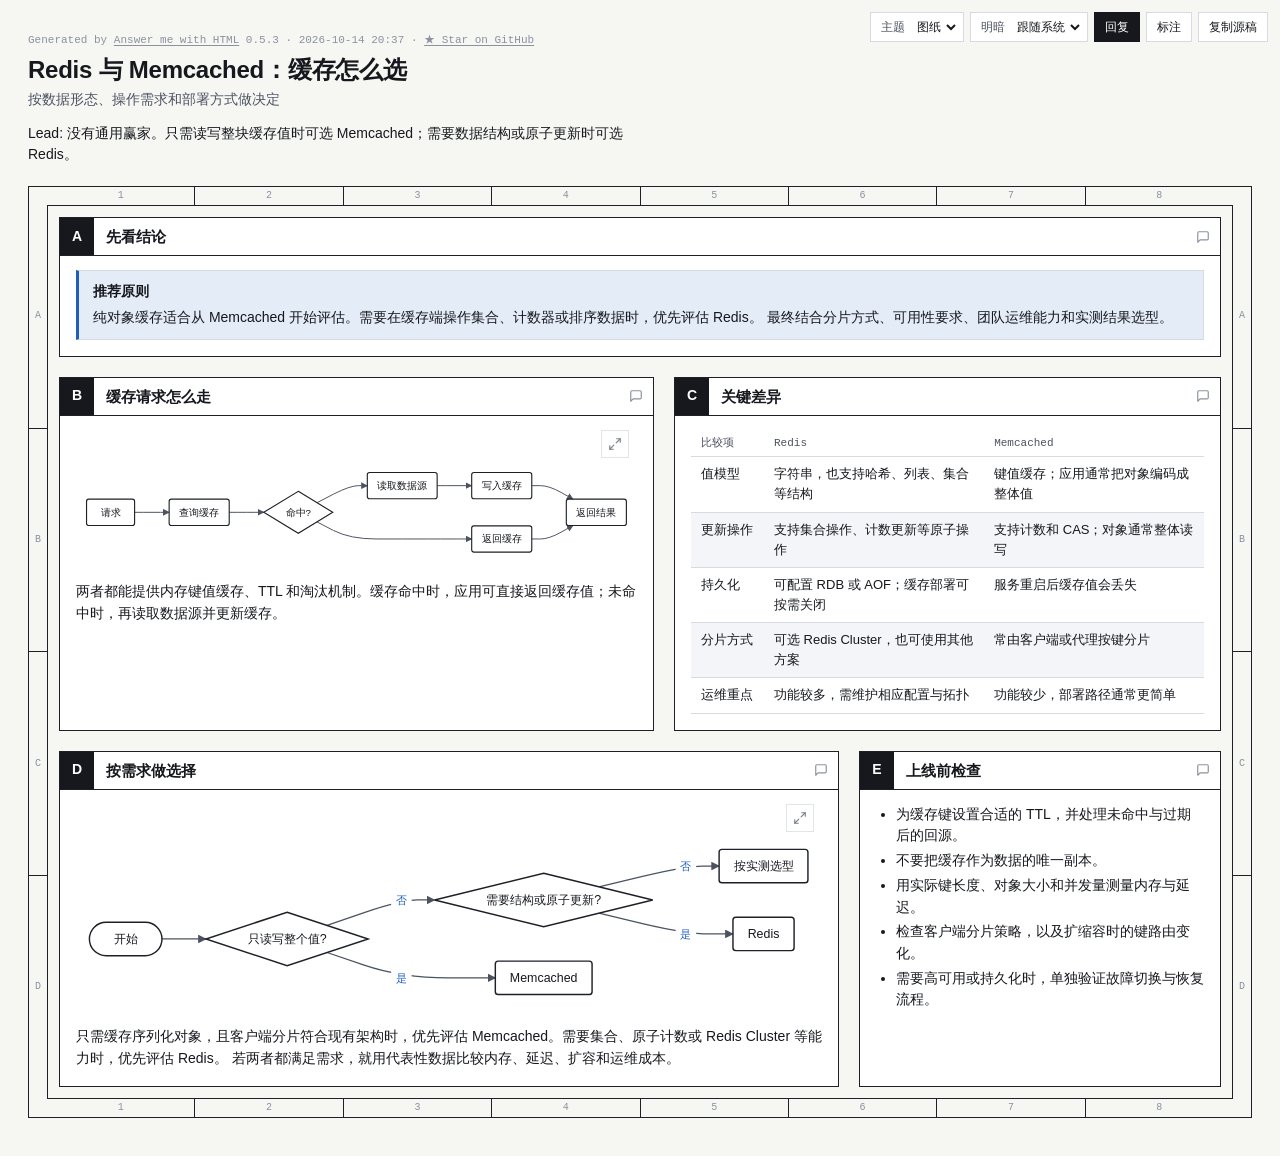
<file: workflow_explanations/examples/html/cache-workflow.html>
<!doctype html>
<html lang="zh-CN" data-theme="blueprint" data-mode="auto" data-style="80">
<head>
<meta charset="utf-8">
<meta name="viewport" content="width=device-width, initial-scale=1">
<meta name="generator" content="Answer me with HTML 0.5.3">
<title>Redis 与 Memcached：缓存怎么选</title>
<style>
html[data-theme="blueprint"], html[data-theme="blueprint"][data-mode="light"] {
  --font-sans: -apple-system, BlinkMacSystemFont, "Segoe UI", "PingFang SC", "Hiragino Sans GB", "Microsoft YaHei", Roboto, "Helvetica Neue", Arial, sans-serif;
  --font-mono: ui-monospace, SFMono-Regular, "JetBrains Mono", Menlo, Consolas, "Liberation Mono", monospace;
  --radius: 0px;
  --shadow: none;
  --bw: 1.5px;
  --head-font: var(--font-sans);
  --bg: #f6f6f3;
  --paper: #ffffff;
  --ink: #16181d;
  --ink-2: #4b5260;
  --ink-3: #8b929e;
  --line: #1d2026;
  --line-2: #d6dae1;
  --fill: #f3f5f8;
  --accent: #1d5fbf;
  --accent-bg: #e4ecf8;
  --ok: #1d5fbf;
  --ok-bg: #e4ecf8;
  --err: #c62828;
  --err-bg: #fbeaea;
  --warn: #a8620a;
  --warn-bg: #fdf3e2;
  --head-bg: #16181d;
  --head-fg: #ffffff;
}
html[data-theme="blueprint"][data-mode="dark"] {
  --bg: #081322;
  --paper: #0d1c31;
  --ink: #e6edf7;
  --ink-2: #a9b8cc;
  --ink-3: #6b7f99;
  --line: #c9d6e8;
  --line-2: #23385a;
  --fill: #12253f;
  --accent: #6ea8ff;
  --accent-bg: #16305a;
  --ok: #6ea8ff;
  --ok-bg: #16305a;
  --err: #ff7070;
  --err-bg: #3b1620;
  --warn: #f0b14a;
  --warn-bg: #3a2a10;
  --head-bg: #e6edf7;
  --head-fg: #081322;
}
@media (prefers-color-scheme: dark) {
html[data-theme="blueprint"][data-mode="auto"] {
  --bg: #081322;
  --paper: #0d1c31;
  --ink: #e6edf7;
  --ink-2: #a9b8cc;
  --ink-3: #6b7f99;
  --line: #c9d6e8;
  --line-2: #23385a;
  --fill: #12253f;
  --accent: #6ea8ff;
  --accent-bg: #16305a;
  --ok: #6ea8ff;
  --ok-bg: #16305a;
  --err: #ff7070;
  --err-bg: #3b1620;
  --warn: #f0b14a;
  --warn-bg: #3a2a10;
  --head-bg: #e6edf7;
  --head-fg: #081322;
}
}

html[data-theme="shadcn"], html[data-theme="shadcn"][data-mode="light"] {
  --font-sans: -apple-system, BlinkMacSystemFont, "Segoe UI", "PingFang SC", "Hiragino Sans GB", "Microsoft YaHei", Roboto, "Helvetica Neue", Arial, sans-serif;
  --font-mono: ui-monospace, SFMono-Regular, "JetBrains Mono", Menlo, Consolas, "Liberation Mono", monospace;
  --radius: 8px;
  --shadow: 0 1px 2px 0 rgba(0,0,0,0.05);
  --bw: 1px;
  --head-font: var(--font-sans);
  --bg: #fafafa;
  --paper: #ffffff;
  --ink: #09090b;
  --ink-2: #71717a;
  --ink-3: #a1a1aa;
  --line: #e4e4e7;
  --line-2: #f0f0f2;
  --fill: #f4f4f5;
  --accent: #2563eb;
  --accent-bg: #eff6ff;
  --ok: #16a34a;
  --ok-bg: #f0fdf4;
  --err: #dc2626;
  --err-bg: #fef2f2;
  --warn: #d97706;
  --warn-bg: #fffbeb;
  --head-bg: #18181b;
  --head-fg: #fafafa;
}
html[data-theme="shadcn"][data-mode="dark"] {
  --bg: #09090b;
  --paper: #121215;
  --ink: #fafafa;
  --ink-2: #a1a1aa;
  --ink-3: #71717a;
  --line: #27272a;
  --line-2: #1c1c1f;
  --fill: #18181b;
  --accent: #60a5fa;
  --accent-bg: #172554;
  --ok: #4ade80;
  --ok-bg: #052e16;
  --err: #f87171;
  --err-bg: #450a0a;
  --warn: #fbbf24;
  --warn-bg: #451a03;
  --head-bg: #fafafa;
  --head-fg: #18181b;
}
@media (prefers-color-scheme: dark) {
html[data-theme="shadcn"][data-mode="auto"] {
  --bg: #09090b;
  --paper: #121215;
  --ink: #fafafa;
  --ink-2: #a1a1aa;
  --ink-3: #71717a;
  --line: #27272a;
  --line-2: #1c1c1f;
  --fill: #18181b;
  --accent: #60a5fa;
  --accent-bg: #172554;
  --ok: #4ade80;
  --ok-bg: #052e16;
  --err: #f87171;
  --err-bg: #450a0a;
  --warn: #fbbf24;
  --warn-bg: #451a03;
  --head-bg: #fafafa;
  --head-fg: #18181b;
}
}

html[data-theme="paper"], html[data-theme="paper"][data-mode="light"] {
  --font-sans: -apple-system, BlinkMacSystemFont, "Segoe UI", "PingFang SC", "Hiragino Sans GB", "Microsoft YaHei", Roboto, "Helvetica Neue", Arial, sans-serif;
  --font-mono: ui-monospace, SFMono-Regular, "JetBrains Mono", Menlo, Consolas, "Liberation Mono", monospace;
  --font-serif: "Iowan Old Style", "Palatino Linotype", Palatino, Georgia, "Songti SC", "STSong", "Noto Serif CJK SC", "Source Han Serif SC", serif;
  --radius: 2px;
  --shadow: none;
  --bw: 1px;
  --head-font: var(--font-serif);
  --bg: #f5f2ea;
  --paper: #fdfbf6;
  --ink: #1f1c17;
  --ink-2: #57514a;
  --ink-3: #8c867b;
  --line: #cbc3b4;
  --line-2: #e5dfd3;
  --fill: #f3eee4;
  --accent: #8c2f1e;
  --accent-bg: #f5e5df;
  --ok: #2e6a3b;
  --ok-bg: #e4efe5;
  --err: #a3251b;
  --err-bg: #f7e3e0;
  --warn: #7f5300;
  --warn-bg: #f6ecd6;
  --head-bg: #1f1c17;
  --head-fg: #fdfbf6;
}
html[data-theme="paper"][data-mode="dark"] {
  --bg: #15130f;
  --paper: #1c1a15;
  --ink: #ebe5d8;
  --ink-2: #b5ad9e;
  --ink-3: #7b7467;
  --line: #4a443a;
  --line-2: #2d2a24;
  --fill: #242119;
  --accent: #e59a7d;
  --accent-bg: #3a2219;
  --ok: #8cc79a;
  --ok-bg: #1c3122;
  --err: #f0928a;
  --err-bg: #3a1d1a;
  --warn: #e3b866;
  --warn-bg: #352a13;
  --head-bg: #ebe5d8;
  --head-fg: #15130f;
}
@media (prefers-color-scheme: dark) {
html[data-theme="paper"][data-mode="auto"] {
  --bg: #15130f;
  --paper: #1c1a15;
  --ink: #ebe5d8;
  --ink-2: #b5ad9e;
  --ink-3: #7b7467;
  --line: #4a443a;
  --line-2: #2d2a24;
  --fill: #242119;
  --accent: #e59a7d;
  --accent-bg: #3a2219;
  --ok: #8cc79a;
  --ok-bg: #1c3122;
  --err: #f0928a;
  --err-bg: #3a1d1a;
  --warn: #e3b866;
  --warn-bg: #352a13;
  --head-bg: #ebe5d8;
  --head-fg: #15130f;
}
}

html:lang(zh-Hant)[data-theme][data-mode], html:lang(zh-TW)[data-theme][data-mode], html:lang(zh-HK)[data-theme][data-mode], html:lang(zh-MO)[data-theme][data-mode] {
  --font-sans: -apple-system, BlinkMacSystemFont, "Segoe UI", "PingFang TC", "Heiti TC", "Microsoft JhengHei", "Noto Sans CJK TC", "Noto Sans TC", "PingFang SC", "Microsoft YaHei", Roboto, "Helvetica Neue", Arial, sans-serif;
}

html:lang(ja)[data-theme][data-mode] {
  --font-sans: -apple-system, BlinkMacSystemFont, "Segoe UI", "Hiragino Sans", "Hiragino Kaku Gothic ProN", "Yu Gothic UI", "Yu Gothic", Meiryo, "Noto Sans CJK JP", "Noto Sans JP", "PingFang SC", "Microsoft YaHei", Roboto, "Helvetica Neue", Arial, sans-serif;
}

html:lang(he)[data-theme][data-mode] {
  --font-sans: -apple-system, BlinkMacSystemFont, "Segoe UI", "Noto Sans Hebrew", "Arial Hebrew", Arial, Roboto, "Helvetica Neue", sans-serif;
}

/* Answer me with HTML base — uses theme variables only, never hard-coded colors (theme tokens and decorations: themes/<name>.js). Exception: the var() fallbacks of diagrams (flow / sequence) equal the blueprint light tokens, guarded by a test. */
*, *::before, *::after { box-sizing: border-box; }
html, body { margin: 0; padding: 0; }
body {
  background: var(--bg); color: var(--ink);
  font-family: var(--font-sans); font-size: 14px; line-height: 1.55;
  -webkit-font-smoothing: antialiased;
}
code, pre, kbd { font-family: var(--font-mono); }

/* ── Toolbar ─────────────────────────────── */
.am-toolbar {
  position: fixed; top: 12px; inset-inline-end: 12px; z-index: 10; display: flex; gap: 6px;
}
.am-btn {
  font: 12px/1 var(--font-sans); color: var(--ink); background: var(--paper);
  border: 1px solid var(--line-2); border-radius: var(--radius); padding: 7px 10px; cursor: pointer;
}
.am-btn:hover { border-color: var(--ink-3); }
.am-btn:focus-visible { outline: 2px solid var(--accent); outline-offset: 2px; }
/* Theme and mode lists: a label and a native select inside one button-like box */
.am-pick {
  display: flex; align-items: center; gap: 6px; font: 12px/1 var(--font-sans); color: var(--ink-2); background: var(--paper);
  border: 1px solid var(--line-2); border-radius: var(--radius); padding-block: 0; padding-inline: 10px 4px;
}
.am-pick:hover { border-color: var(--ink-3); }
.am-pick:focus-within { outline: 2px solid var(--accent); outline-offset: 2px; }
.am-pick select {
  font: inherit; color: var(--ink); background: transparent; border: 0; padding: 6px 2px; cursor: pointer; outline: none;
}
.am-pick option { color: var(--ink); background: var(--paper); }

/* ── Header ───────────────────────────────── */
.am-head { margin: 0 0 20px; padding-inline-end: 300px; }
.am-head h1 { margin: 0; font-size: 24px; line-height: 1.25; letter-spacing: -0.01em; }
.am-sub { margin: 4px 0 0; color: var(--ink-2); }
.am-head-meta { display: flex; flex-wrap: wrap; gap: 6px 18px; margin-top: 10px; font-size: 12px; color: var(--ink-2); }
.am-head-meta b { font-family: var(--font-mono); font-weight: 400; color: var(--ink-3); margin-inline-end: 6px; }
.am-intro { margin-top: 12px; max-width: 80ch; }

/* ── sheet template ────────────────────────── */
.am-sheet { max-width: 1680px; margin: 0 auto; padding: 32px 28px 40px; }
.am-frame { position: relative; }
.am-grid {
  display: grid; grid-template-columns: repeat(var(--cols, 3), minmax(0, 1fr));
  gap: 20px; align-items: start;
}
.am-ruler { display: none; }
.am-ruler span { flex: 1; display: flex; align-items: center; justify-content: center; }
.am-ruler--top, .am-ruler--bottom { left: 18px; right: 18px; height: 18px; }
.am-ruler--top { top: 0; }
.am-ruler--bottom { bottom: 0; }
.am-ruler--left, .am-ruler--right { top: 18px; bottom: 18px; width: 18px; flex-direction: column; }
.am-ruler--left { left: 0; }
.am-ruler--right { right: 0; }
.am-ruler--top span + span, .am-ruler--bottom span + span { border-inline-start: 1px solid var(--line); }
.am-ruler--left span + span, .am-ruler--right span + span { border-top: 1px solid var(--line); }

/* ── Panels ───────────────────────────────── */
.am-panel {
  background: var(--paper); border: var(--bw) solid var(--line); border-radius: var(--radius);
  box-shadow: var(--shadow); min-width: 0; overflow: hidden;
}
.am-panel-head {
  display: flex; align-items: stretch; gap: 0; border-bottom: var(--bw) solid var(--line); min-height: 34px;
}
.am-panel-id {
  display: flex; align-items: center; justify-content: center; min-width: 34px; padding: 0 8px;
  background: var(--head-bg); color: var(--head-fg); font-weight: 600; font-size: 14px;
}
.am-panel-head h2 { margin: 0; padding: 7px 12px; font-size: 15px; font-weight: 600; flex: 1; display: flex; align-items: center; }
.am-panel-meta { align-self: center; padding: 0 12px; font: 11px/1.3 var(--font-mono); color: var(--ink-2); text-align: end; }
.am-panel-body { padding: 14px 16px 16px; }
.am-panel-body > * + * { margin-top: 12px; }

/* ── Markdown body ───────────────────────── */
.am-md > :first-child { margin-top: 0; }
.am-md > :last-child { margin-bottom: 0; }
.am-md p { margin: 0 0 8px; }
.am-md ul, .am-md ol { margin: 0 0 8px; padding-inline-start: 20px; }
.am-md li + li { margin-top: 3px; }
.am-md h3, .am-md h4 { margin: 14px 0 6px; font-size: 13px; }
.am-md a { color: var(--accent); }
.am-md blockquote { margin: 0 0 8px; padding: 2px 12px; border-inline-start: 3px solid var(--line-2); color: var(--ink-2); }
.am-md :not(pre) > code { font-size: 0.9em; background: var(--fill); padding: 1px 5px; border-radius: 4px; }
.am-md hr { border: 0; border-top: 1px solid var(--line-2); margin: 12px 0; }
.am-md table { width: 100%; border-collapse: collapse; font-size: 13px; }
.am-md th {
  text-align: start; font: 11px/1.3 var(--font-mono); color: var(--ink-2); font-weight: 400;
  padding: 6px 10px; border-bottom: 1px solid var(--line-2);
}
/* th { text-align: start } outranks the align attribute from Markdown alignment, so restore right and center columns explicitly. */
.am-md th[align="right"] { text-align: right; }
.am-md th[align="center"] { text-align: center; }
.am-md td { padding: 7px 10px; border-bottom: 1px solid var(--line-2); vertical-align: top; }
.am-md tbody tr:nth-child(even) td { background: var(--fill); }
.am-table-wrap { overflow-x: auto; }
/* Images scale down to the panel and never past 70% of the window height, keeping their shape. */
.am-md img { max-width: 100%; max-height: 70vh; height: auto; }
.am-figure { margin: 0; text-align: center; }
.am-figure img { display: block; margin: 0 auto; border: 1px solid var(--line-2); border-radius: var(--radius); }
.am-figure figcaption { margin-top: 6px; font-size: 12px; line-height: 1.4; color: var(--ink-2); }
.am-code {
  margin: 0; padding: 12px 14px; background: var(--fill); border: 1px solid var(--line-2);
  border-radius: var(--radius); overflow-x: auto; font-size: 12.5px; line-height: 1.5;
}
/* Ask: a decision the reader makes; the suggested option starts selected */
.am-ask { margin: 10px 0; padding: 10px 12px 8px; border: 1px solid var(--line-2); border-radius: var(--radius); background: var(--fill); min-width: 0; }
/* The question floats inside the box, so a long question wraps like text instead of riding on the border */
.am-ask-q { float: left; width: 100%; padding: 0; margin-bottom: 4px; font-weight: 600; }
/* Two columns: the control, then the label, tag and note, which wrap under the label and never under the control */
.am-ask-opt { clear: both; display: grid; grid-template-columns: auto minmax(0, 1fr); column-gap: 8px; align-items: baseline; padding: 5px 2px; cursor: pointer; }
.am-ask-opt input { margin: 0; accent-color: var(--accent); position: relative; top: 2px; }
.am-ask-tag { display: inline-block; font-size: 11px; line-height: 1.5; color: var(--accent); border: 1px solid var(--accent); border-radius: 999px; padding: 0 6px; white-space: nowrap; }
.am-ask-note { display: block; color: var(--ink-2); }
/* Comment box under each panel, and the Reply sheet */
.am-comment-btn {
  display: flex; flex-shrink: 0; align-self: center; margin-block: 0; margin-inline: auto 6px; color: var(--ink-3); background: transparent;
  border: 1px solid transparent; border-radius: var(--radius); padding: 3px; cursor: pointer;
}
.am-panel-meta + .am-comment-btn { margin-inline-start: 0; }
.am-panel:hover .am-comment-btn, .am-comment-btn:focus-visible, .am-comment-btn[aria-expanded="true"] { border-color: var(--line-2); color: var(--ink-2); }
.am-panel .am-comment-btn.am-comment-btn--on { color: var(--accent); border-color: var(--accent); }
.am-panel--bare { position: relative; }
.am-panel--bare > .am-comment-btn { position: absolute; top: 4px; inset-inline-end: 0; }
.am-comment { padding: 0 14px 12px; }
.am-comment textarea, .am-reply textarea {
  width: 100%; font: 13px/1.5 var(--font-sans); color: var(--ink); background: var(--paper);
  border: 1px solid var(--line-2); border-radius: var(--radius); padding: 8px 10px; resize: vertical;
}
.am-comment textarea:focus-visible, .am-reply textarea:focus-visible { outline: 2px solid var(--accent); outline-offset: 1px; }
.am-btn--reply { color: var(--paper); background: var(--ink); border-color: var(--ink); }
.am-btn--reply:hover { opacity: .88; }
.am-reply {
  width: min(640px, calc(100vw - 32px)); padding: 16px; color: var(--ink); background: var(--paper);
  border: 1px solid var(--line-2); border-radius: var(--radius); box-shadow: 0 12px 40px rgba(0,0,0,.25);
}
.am-reply::backdrop { background: rgba(0,0,0,.35); }
.am-reply-head { display: flex; flex-wrap: wrap; align-items: baseline; gap: 4px 10px; margin-bottom: 10px; }
.am-reply-head span { color: var(--ink-2); font-size: 13px; }
.am-reply textarea { font-family: var(--font-mono); font-size: 12.5px; }
.am-reply-actions { display: flex; justify-content: flex-end; gap: 8px; margin-top: 10px; }
.am-reply .am-btn:disabled { opacity: .5; cursor: default; }
/* The sheet shows the reply drawn (src/runtime/reply-view.js), each line in its own direction; the Markdown that Copy copies sits under a fold. */
.am-reply-view {
  max-height: min(60vh, 26em); overflow: auto; padding: 10px 12px; font: 14px/1.6 var(--font-sans); color: var(--ink);
  background: var(--paper); border: 1px solid var(--line-2); border-radius: var(--radius); overflow-wrap: anywhere;
}
.am-reply-view:focus-visible { outline: 2px solid var(--accent); outline-offset: 1px; }
.am-reply-view > div { text-align: start; unicode-bidi: isolate; }
.am-rv-gap { height: .5em; }
.am-rv-h1 { font-weight: 700; font-size: 15px; }
.am-rv-h2 { font-weight: 700; color: var(--ink-2); margin-top: 2px; }
.am-rv-tag {
  display: inline-block; min-width: 1.6em; padding: 0 4px; font-size: 12px; line-height: 1.5; text-align: center;
  color: var(--ink-2); border: 1px solid var(--line-2); border-radius: var(--radius);
}
.am-rv-a { padding-inline-start: 1.6em; }
.am-rv-a em { color: var(--ink-2); }
.am-rv-quote { margin-inline-start: 1em; padding-inline-start: 10px; border-inline-start: 3px solid var(--line-2); color: var(--ink-2); white-space: pre-wrap; }
.am-reply-raw summary { margin-top: 10px; margin-bottom: 6px; font-size: 12px; color: var(--ink-2); cursor: pointer; }
/* The bar at the bottom of the page: counts and one-click copy, so the reader need not go to the Reply button at the top. */
.am-reply-bar {
  position: fixed; inset-block-end: 16px; inset-inline: 0; margin-inline: auto; width: max-content; max-width: calc(100vw - 24px);
  z-index: 10; display: flex; align-items: center; gap: 10px; padding-block: 8px; padding-inline: 14px 8px; font-size: 13px;
  color: var(--ink); background: var(--paper); border: 1px solid var(--line-2); border-radius: var(--radius); box-shadow: 0 6px 24px rgba(0,0,0,.18);
}
.am-reply-bar[hidden] { display: none; }
.am-reply-bar-count { color: var(--ink-2); }
.am-reply-bar .am-btn { flex: none; white-space: nowrap; }
body.am-has-reply-bar { padding-block-end: 72px; }
@media (max-width: 480px) {
  .am-reply-bar { inset-inline: 12px; width: auto; justify-content: space-between; }
}
/* Code block: a header (title or path:lines, language, copy), then one span per line; numbered blocks show the line number in a gutter */
.am-codeblock { margin: 10px 0; min-width: 0; }
.am-codeblock .am-code { border-top-left-radius: 0; border-top-right-radius: 0; padding: 10px 0; }
.am-code-head {
  display: flex; align-items: center; gap: 8px; padding: 5px 6px 5px 12px; font: 12px/1.3 var(--font-sans); color: var(--ink-2);
  background: var(--paper); border: 1px solid var(--line-2); border-bottom: 0; border-radius: var(--radius) var(--radius) 0 0;
}
.am-code-title { font-family: var(--font-mono); overflow: hidden; text-overflow: ellipsis; white-space: nowrap; min-width: 0; }
.am-code-lang { margin-left: auto; color: var(--ink-3); text-transform: lowercase; }
.am-code-copy { font: 12px/1 var(--font-sans); color: var(--ink-2); background: transparent; border: 1px solid var(--line-2); border-radius: var(--radius); padding: 4px 8px; cursor: pointer; margin-left: auto; }
.am-code-lang + .am-code-copy { margin-left: 0; }
.am-code-copy:hover { border-color: var(--ink-3); color: var(--ink); }
.am-code-copy:focus-visible { outline: 2px solid var(--accent); outline-offset: 2px; }
.am-code code { display: block; min-width: max-content; }
.am-ln { display: block; padding: 0 14px; min-height: 1.5em; white-space: pre; }
.am-ln--hl { background: var(--accent-bg); box-shadow: inset 3px 0 0 var(--accent); }
.am-code--num .am-ln::before {
  content: attr(data-n); display: inline-block; width: 3.5ch; margin-right: 12px; text-align: right; color: var(--ink-3);
  user-select: none; -webkit-user-select: none;
}

/* ── Status badges ok / no / warn ──────────────── */
.am-status { white-space: nowrap; font-weight: 500; }
.am-status--ok { color: var(--ok); }
.am-status--no { color: var(--err); }
.am-status--warn { color: var(--warn); }
.am-status-icon { display: inline-block; width: 1.1em; font-weight: 700; }

/* ── callout ─────────────────────────────── */
.am-callout {
  border: 1px solid var(--line-2); border-inline-start: 3px solid var(--accent); background: var(--accent-bg);
  padding: 10px 14px; border-radius: var(--radius);
}
.am-callout--ok { border-inline-start-color: var(--ok); background: var(--ok-bg); }
.am-callout--warn { border-inline-start-color: var(--warn); background: var(--warn-bg); }
.am-callout--err { border-inline-start-color: var(--err); background: var(--err-bg); }
.am-callout-title { font-weight: 600; margin-bottom: 4px; }

/* ── kv title block ─────────────────────────── */
.am-kv {
  display: grid; grid-template-columns: repeat(var(--kv-cols, 2), minmax(0, 1fr)); margin: 0;
  border-top: var(--bw) solid var(--line); border-inline-start: var(--bw) solid var(--line);
}
.am-kv-cell { border-inline-end: var(--bw) solid var(--line); border-bottom: var(--bw) solid var(--line); padding: 6px 10px 8px; min-width: 0; }
.am-kv-cell--wide { grid-column: 1 / -1; }
.am-kv dt { font: 11px/1.4 var(--font-mono); color: var(--ink-2); }
.am-kv dd { margin: 2px 0 0; font-size: 14px; font-weight: 500; overflow-wrap: anywhere; }
.am-kv-cell--wide dd { font-size: 17px; font-weight: 600; }

/* ── timeline ────────────────────────────── */
.am-timeline { list-style: none; margin: 0; padding: 0; }
.am-timeline--h { display: grid; grid-template-columns: repeat(var(--n, 1), minmax(0, 1fr)); padding-top: 4px; }
.am-timeline--h li { position: relative; text-align: center; padding: 0 6px; }
.am-timeline--h li::before {
  content: ""; position: absolute; top: 31px; left: 0; right: 0; border-top: var(--bw) solid var(--line);
}
.am-timeline--h li:first-child::before { inset-inline-start: 50%; }
.am-timeline--h li:last-child::before { inset-inline-end: 50%; }
.am-tl-when { display: block; font-size: 15px; font-weight: 500; height: 24px; }
.am-tl-dot {
  position: relative; display: block; width: 11px; height: 11px; margin: 2px auto 8px;
  border: var(--bw) solid var(--line); border-radius: 50%; background: var(--paper);
}
.am-tl-item--hi .am-tl-dot { background: var(--hi-stroke, var(--accent)); border-color: var(--hi-stroke, var(--accent)); }
.am-tl-title { display: block; font-size: 12.5px; font-weight: 500; }
.am-tl-text { display: block; font-size: 12px; color: var(--ink-2); line-height: 1.45; }
.am-timeline--v li { position: relative; padding: 0 0 14px; padding-inline-start: 22px; }
.am-timeline--v li::before { content: ""; position: absolute; inset-inline-start: 5px; top: 6px; bottom: -6px; border-inline-start: var(--bw) solid var(--line-2); }
.am-timeline--v li:last-child::before { display: none; }
.am-timeline--v .am-tl-dot { position: absolute; inset-inline-start: 0; top: 4px; margin: 0; }
.am-timeline--v .am-tl-when { display: inline; height: auto; font: 12px var(--font-mono); color: var(--ink-2); margin-inline-end: 8px; }
.am-timeline--v .am-tl-title { display: inline; font-size: 14px; }
.am-timeline--v .am-tl-text { margin-top: 2px; }
/* .am-tl-wrap is the container (src/components/timeline.js): a horizontal timeline answers to the width it has, not to the width of the window, since a
   sheet puts panels two or three to a row. Below 560 px (about 90 px for each of the six items a timeline has by default) its dates
   wrap and the dots cover them, so it lays out like timeline v: line and dots at the start, text beside them. */
.am-tl-wrap { container-type: inline-size; }
@container (max-width: 560px) {
  .am-timeline--h { display: block; padding-top: 0; }
  .am-timeline--h li { text-align: start; padding: 0 0 14px; padding-inline-start: 22px; }
  .am-timeline--h li::before, .am-timeline--h li:first-child::before {
    top: 6px; bottom: -6px; inset-inline-start: 5px; inset-inline-end: auto; border-top: 0; border-inline-start: var(--bw) solid var(--line-2);
  }
  .am-timeline--h li:last-child::before { display: none; }
  .am-timeline--h .am-tl-dot { position: absolute; inset-inline-start: 0; top: 4px; margin: 0; }
  .am-timeline--h .am-tl-when { display: inline; height: auto; font: 12px var(--font-mono); color: var(--ink-2); margin-inline-end: 8px; }
  .am-timeline--h .am-tl-title { display: inline; font-size: 14px; }
  .am-timeline--h .am-tl-text { margin-top: 2px; }
}

/* ── annot sentence notes ──────────────────────── */
.am-annot + .am-annot { border-top: 1px solid var(--line-2); padding-top: 12px; }
.am-annot-head { display: flex; justify-content: space-between; gap: 12px; font-size: 13px; font-weight: 600; margin-bottom: 8px; }
.am-annot-meta { font: 11px var(--font-mono); font-weight: 400; color: var(--ink-2); }
.am-annot-scroll { overflow-x: auto; }
.am-annot-line {
  position: relative; display: inline-block; white-space: pre; font: 14px/1.6 var(--font-mono);
  padding-bottom: calc(var(--rows, 0) * 17px + 14px);
}
.am-annot-line--wrap { display: block; white-space: normal; padding-bottom: 10px; }
.am-annot-line--wrap .am-seg { white-space: nowrap; }
.am-seg { position: relative; }
.am-seg::after {
  content: ""; position: absolute; left: 1px; right: 1px; top: calc(100% + 1px); height: 5px;
  border: 1px solid var(--accent); border-top: 0;
}
.am-seg-n {
  position: absolute; inset-inline-start: 0; top: calc(100% + 8px + var(--row, 0) * 17px);
  font: 11px/16px var(--font-sans); color: var(--accent); white-space: nowrap;
}
.am-seg--err { color: var(--err); }
.am-seg--err::after { border-color: var(--err); }
.am-seg--err .am-seg-n { color: var(--err); }
.am-annot-caption { font-size: 12px; color: var(--ink-2); }

/* ── limits bars ───────────────────────── */
.am-lim + .am-lim { margin-top: 14px; }
.am-lim-head { display: flex; justify-content: space-between; gap: 12px; font-size: 13px; margin-bottom: 4px; }
.am-lim-val { font: 12px var(--font-mono); color: var(--accent); white-space: nowrap; }
.am-lim-track { position: relative; height: 12px; border: 1px solid var(--line-2); background: var(--fill); border-radius: calc(var(--radius) / 2); }
.am-lim-fill { position: absolute; inset-inline-start: 0; top: 0; bottom: 0; background: var(--accent-bg); border-inline-end: 1px solid var(--accent); }
.am-lim-mark { position: absolute; top: -4px; bottom: -4px; border-left: 2px solid var(--accent); }
.am-lim.is-over .am-lim-fill { background: var(--err-bg); border-inline-end-color: var(--err); }
.am-lim.is-over .am-lim-val { color: var(--err); }
.am-lim-ticks { position: relative; height: 16px; font: 10px/16px var(--font-mono); color: var(--ink-3); }
.am-lim-ticks span { position: absolute; transform: translateX(-50%); }
.am-lim-ticks span:first-child { transform: none; }
.am-lim-note { font-size: 11px; color: var(--ink-2); margin-inline-start: 6px; }

/* ── tree ─────────────────────────── */
.am-tree { font-size: 13px; }
.am-tree-root { display: flex; justify-content: center; position: relative; padding-bottom: 18px; }
.am-tree-root::after { content: ""; position: absolute; bottom: 0; left: 50%; height: 18px; border-left: var(--bw) solid var(--line); }
.am-tree-root--solo { padding-bottom: 12px; }
.am-tree-root--solo::after { display: none; }
.am-tree-box {
  border: var(--node-width, var(--bw)) solid var(--node-stroke, var(--line)); background: var(--node-fill, var(--paper)); padding: 6px 14px; text-align: center;
  border-radius: var(--node-radius, var(--radius)); font-weight: 600; color: var(--node-text, inherit); filter: var(--node-shadow, none);
}
.am-tree-box small { display: block; font-weight: 400; color: var(--ink-2); font-size: 12px; }
/* The root box and a highlighted box are emphasis: they take the highlight tokens. With none set the root box keeps its accent tint and a highlighted box looks like any other. */
.am-tree-box--root, .am-tree-box--hi { border-color: var(--hi-stroke, var(--node-stroke, var(--line))); color: var(--hi-text, var(--node-text, inherit)); }
.am-tree-box--root { background: var(--hi-fill, var(--accent-bg)); }
.am-tree-box--hi { background: var(--hi-fill, var(--node-fill, var(--paper))); }
.am-tree-box--root small, .am-tree-box--hi small { color: var(--hi-text, var(--ink-2)); }
.am-tree-box--root { font-size: 15px; padding: 8px 28px; }
.am-tree-cols { display: grid; grid-template-columns: repeat(var(--n, 1), minmax(0, 1fr)); }
.am-tree-col { position: relative; padding: 18px 8px 0; min-width: 0; }
.am-tree-col::before { content: ""; position: absolute; top: 0; left: 0; right: 0; border-top: var(--bw) solid var(--line); }
.am-tree-col:first-child::before { inset-inline-start: 50%; }
.am-tree-col:last-child::before { inset-inline-end: 50%; }
.am-tree-col::after { content: ""; position: absolute; top: 0; left: 50%; height: 18px; border-left: var(--bw) solid var(--line); }
.am-tree-list, .am-tree-list ul { list-style: none; margin: 0; padding: 0; }
.am-tree-col > .am-tree-list { margin: 8px 0 0; margin-inline-start: 14px; }
.am-tree-list ul { margin-inline-start: 16px; }
.am-tree-list li { position: relative; padding: 3px 0; padding-inline-start: 18px; }
.am-tree-list li::before { content: ""; position: absolute; inset-inline-start: 0; top: 0.95em; width: 12px; border-top: 1px solid var(--ink-3); }
.am-tree-list li::after { content: ""; position: absolute; inset-inline-start: 0; top: 0; bottom: 0; border-inline-start: 1px solid var(--ink-3); }
.am-tree-list li:last-child::after { bottom: auto; height: 0.95em; }
.am-tree-tag { font: 11px var(--font-mono); color: var(--ink-3); margin-inline-end: 4px; }
.am-tree code { font: 12px var(--font-mono); }
.am-tree-sub { display: block; font-size: 11.5px; color: var(--ink-2); }
.am-tree-hi > .am-tree-label { color: var(--accent); font-weight: 600; }

/* ── Diagrams (flow / sequence) ───────────────── */
.am-diagram { margin: 0; overflow-x: auto; text-align: center; }
/* Embedded previews can lose html[data-theme]; the fallbacks keep diagrams readable, and defined theme variables still win. */
.am-diagram svg { max-width: 100%; height: auto; font-family: var(--font-sans, sans-serif); }
.am-diagram text { fill: var(--ink, #16181d); font-size: 13px; }
/* Diagram tokens (docs/reference.md, "Diagram tokens"): each painted part reads an optional token and falls back to the look it always had,
   so a theme that sets none of them draws the same diagram. Font family, size and weight are not tokens: diagram text is measured for the sans font. */
.am-node-shape { fill: var(--node-fill, var(--paper, #ffffff)); stroke: var(--node-stroke, var(--line, #1d2026)); stroke-width: var(--node-width, var(--bw, 1.5px)); filter: var(--node-shadow, none); }
/* A cylinder is two shapes (body, then cap): only the body casts the shadow. */
.am-node-shape ~ .am-node-shape { filter: none; }
/* The corner radius is an SVG attribute (the fallback for Safari before 17.4, which ignores a CSS rx); the default here equals the attribute. A pill and a diamond keep their shape. */
.am-node--rect .am-node-shape, .am-node--er .am-node-shape { rx: var(--node-radius, 3px); }
.am-node--hi .am-node-shape { fill: var(--hi-fill, var(--accent-bg, #e4ecf8)); stroke: var(--hi-stroke, var(--accent, #1d5fbf)); }
.am-diagram .am-node-text { fill: var(--node-text, var(--ink, #16181d)); }
.am-node--hi text { fill: var(--hi-text, var(--accent, #1d5fbf)); font-weight: 600; }
.am-diagram .am-node--hi .am-node-text { fill: var(--hi-text, var(--accent, #1d5fbf)); }
.am-edge { fill: none; stroke: var(--edge-color, var(--ink-2, #4b5260)); stroke-width: var(--edge-width, 1.3); }
.am-edge--dashed { stroke-dasharray: 5 4; }
.am-arrow { fill: var(--edge-color, var(--ink-2, #4b5260)); }
.am-edge-label rect { fill: var(--paper, #ffffff); }
.am-diagram .am-edge-label text { fill: var(--edge-label, var(--accent, #1d5fbf)); font-size: 11.5px; }
.am-cluster { fill: var(--cluster-fill, var(--fill, #f3f5f8)); stroke: var(--cluster-stroke, var(--line-2, #d6dae1)); stroke-width: 1; stroke-dasharray: 4 3; }
.am-diagram .am-cluster-label { fill: var(--ink-2, #4b5260); font: 11px var(--font-mono, monospace); }
/* The PK / FK / UK marks of an entity follow the node text, and the highlighted text in a highlighted entity, so they stay readable on the theme's fills. */
.am-diagram .am-er-key { fill: var(--node-text, var(--ink-2, #4b5260)); }
.am-diagram .am-node--hi .am-er-key { fill: var(--hi-text, var(--ink-2, #4b5260)); }
.am-lifeline { stroke: var(--lifeline-color, var(--ink-3, #8b929e)); stroke-width: 1; stroke-dasharray: 4 4; }
/* An actor (and the box of a divider) looks like a node unless the theme sets the actor tokens. */
.am-actor { fill: var(--actor-fill, var(--node-fill, var(--paper, #ffffff))); stroke: var(--actor-stroke, var(--node-stroke, var(--line, #1d2026))); stroke-width: var(--node-width, var(--bw, 1.5px)); filter: var(--node-shadow, none); rx: var(--node-radius, 2px); }
.am-diagram .am-actor-text { fill: var(--actor-text, var(--node-text, var(--ink, #16181d))); }
.am-note { fill: var(--note-fill, var(--warn-bg, #fdf3e2)); stroke: var(--note-stroke, var(--warn, #a8620a)); stroke-width: var(--note-width, 1); rx: var(--note-radius, 2px); }
.am-diagram .am-step { fill: var(--ink-3, #8b929e); font: 10px var(--font-mono, monospace); }

.am-diagram-expand {
  /* In flow and sticky: it sits at the end edge (right on a left-to-right page) and stays in view when the diagram scrolls sideways.
     It takes its own row above the drawing, so it never covers a node at the top-right corner of the drawing. */
  position: sticky; inset-inline-start: calc(100% - 36px); z-index: 2;
  display: flex; align-items: center; justify-content: center;
  width: 28px; height: 28px; padding: 0; margin: 0 0 4px; margin-inline: auto 8px;
  color: var(--ink-2); background: var(--paper);
  border: var(--bw, 1px) solid var(--line-2); border-radius: var(--radius);
  cursor: pointer; opacity: 0.72;
  transition: opacity 0.15s, color 0.15s, border-color 0.15s, background 0.15s;
}
.am-diagram:hover .am-diagram-expand,
.am-diagram-expand:focus-visible { opacity: 1; }
.am-diagram-expand:hover {
  opacity: 1; color: var(--ink); border-color: var(--accent); background: var(--fill);
}
.am-diagram-expand:focus-visible { outline: 2px solid var(--accent); outline-offset: 1px; }

/* ── Diagram Lightbox and Pan-Zoom Viewer ─────────── */
.am-lightbox {
  position: fixed; inset: 0; z-index: 1000;
  display: flex; flex-direction: column;
  touch-action: none;
}
.am-lightbox[hidden] { display: none !important; }

.am-lightbox-backdrop {
  position: absolute; inset: 0;
  background: rgba(0, 0, 0, 0.72);
  backdrop-filter: blur(6px);
  -webkit-backdrop-filter: blur(6px);
}

.am-lightbox-header {
  position: absolute; top: 12px; left: 24px; right: 24px; height: 36px;
  display: flex; align-items: center; justify-content: space-between;
  z-index: 10; pointer-events: none;
}
.am-lightbox-title {
  display: inline-flex; align-items: center; gap: 8px;
  color: rgba(255, 255, 255, 0.92);
  font: 13px/1 var(--font-sans, sans-serif); font-weight: 500;
  text-shadow: 0 1px 3px rgba(0, 0, 0, 0.6);
  pointer-events: auto;
  overflow: hidden; text-overflow: ellipsis; white-space: nowrap; max-width: 60vw;
}
.am-lightbox-title svg { stroke: rgba(255, 255, 255, 0.85); flex-shrink: 0; }
.am-lightbox-actions {
  display: flex; align-items: center; gap: 8px; pointer-events: auto;
}
.am-lightbox-close {
  width: 32px; height: 32px;
  background: var(--paper);
  border: var(--bw, 1px) solid var(--line-2);
  border-radius: 50%;
  color: var(--ink);
  font-size: 15px; line-height: 1;
  cursor: pointer;
  display: flex; align-items: center; justify-content: center;
  box-shadow: 0 4px 12px rgba(0, 0, 0, 0.25);
  transition: background 0.15s, color 0.15s, transform 0.15s, border-color 0.15s;
}
.am-lightbox-close:hover {
  color: var(--accent); border-color: var(--accent); background: var(--fill); transform: scale(1.05);
}
.am-lightbox-close:focus-visible { outline: 2px solid var(--accent); outline-offset: 1px; }

.am-lightbox-stage {
  position: absolute;
  top: 54px; bottom: 20px; left: 24px; right: 24px;
  background: var(--paper);
  border: var(--bw, 1px) solid var(--line-2);
  border-radius: max(var(--radius), 14px);
  box-shadow: 0 24px 64px rgba(0, 0, 0, 0.45);
  overflow: hidden;
  cursor: grab;
  user-select: none;
  -webkit-user-select: none;
}
.am-lightbox-stage.am-panning { cursor: grabbing; }

.am-lightbox-canvas {
  position: absolute; left: 0; top: 0;
  transform-origin: 0 0;
  will-change: transform;
  pointer-events: none;
}
.am-lightbox-canvas svg {
  max-width: none !important;
  max-height: none !important;
  display: block;
  font-family: var(--font-sans, sans-serif);
}

/* ── doc template ────────────────────────── */
.am-doc { max-width: 1120px; margin: 0 auto; padding: 40px 28px 64px; }
.am-doc-layout { display: grid; grid-template-columns: 200px minmax(0, 1fr); gap: 32px; align-items: start; }
.am-doc-layout--notoc { grid-template-columns: minmax(0, 1fr); max-width: 860px; }
.am-toc { position: sticky; top: 24px; font-size: 13px; }
.am-toc a { display: block; color: var(--ink-2); text-decoration: none; padding: 4px 0; padding-inline-start: 10px; border-inline-start: 2px solid var(--line-2); }
.am-toc a:hover { color: var(--ink); border-inline-start-color: var(--accent); }
.am-doc-body > .am-panel + .am-panel { margin-top: 20px; }

/* ── Responsive and print ─────────────────────────── */
@media (max-width: 1100px) {
  .am-grid { grid-template-columns: repeat(2, minmax(0, 1fr)); }
  .am-grid > .am-panel { grid-column: auto !important; }
  .am-grid > .am-panel.am-span-wide { grid-column: 1 / -1 !important; }
}
@media (max-width: 760px) {
  .am-sheet, .am-doc { padding: 56px 12px 24px; }
  .am-head { padding-inline-end: 0; }
  .am-grid { grid-template-columns: minmax(0, 1fr); }
  .am-grid > .am-panel.am-span-wide { grid-column: auto !important; }
  .am-doc-layout { grid-template-columns: minmax(0, 1fr); }
  .am-toc { position: static; }
  .am-tree-cols { grid-template-columns: minmax(0, 1fr); }
  /* Tables and diagrams keep their size: the wrapper scrolls horizontally when they overflow. A cell is never narrower than about
     two short words, so a phone does not stack them one per line. On wider screens the sheet layout (src/runtime/layout-dom.js)
     gives a table panel the width its columns read well at. */
  .am-md th, .am-md td { min-width: 8em; }
  .am-diagram svg { max-width: none; }
  .am-lightbox-header { top: 8px; left: 12px; right: 12px; }
  .am-lightbox-stage { top: 46px; bottom: 12px; left: 12px; right: 12px; border-radius: max(var(--radius), 10px); }
}
.am-colophon { margin: 0 0 8px; font: 11px var(--font-mono); color: var(--ink-3); }
.am-colophon a { color: inherit; text-decoration: underline; text-underline-offset: 2px; }

@media print {
  .am-toolbar, .am-diagram-expand, .am-lightbox, .am-code-copy, .am-comment-btn, .am-comment, .am-reply, .am-reply-bar { display: none !important; }
  body { background: var(--paper); }
  .am-panel { break-inside: avoid; box-shadow: none; }
}
/* Printed on paper narrower than three columns, the two-column grid left a hole beside every panel next to a full-width one
   (a wide table, a wide diagram): one panel per row instead. */
@media print and (max-width: 1100px) {
  .am-grid { grid-template-columns: minmax(0, 1fr); }
  .am-grid > .am-panel { grid-column: auto !important; }
}
.am-panel--bare { border: 0; background: transparent; box-shadow: none; }
.am-panel--bare > .am-panel-body { padding: 0; }
.am-panel--bare .am-kv { background: var(--paper); }

/* Remark mode: block marks with a note, collected into the Reply copy (src/runtime/remark.js). Each kind borrows a status colour of
   the theme, so a mark reads in light and dark mode on every theme. */
.am-btn--remark.is-on { background: var(--ink); border-color: var(--ink); color: var(--paper); }
.am-remark-hover { outline: 1px dashed var(--ink-3); outline-offset: 2px; cursor: pointer; }
:is(.am-mark, .am-remark-kind)[data-kind="suggestion"] { --mark: var(--warn); --mark-bg: var(--warn-bg); }
:is(.am-mark, .am-remark-kind)[data-kind="keep"] { --mark: var(--ok); --mark-bg: var(--ok-bg); }
:is(.am-mark, .am-remark-kind)[data-kind="question"] { --mark: var(--accent); --mark-bg: var(--accent-bg); }
:is(.am-mark, .am-remark-kind)[data-kind="concern"] { --mark: var(--err); --mark-bg: var(--err-bg); }
.am-mark { border-inline-start: 3px solid var(--mark); padding-inline-start: 10px; background: var(--mark-bg); border-radius: 1px; }
/* The note chip sits inside the marked block (a table takes it as its caption, a list item puts it before its sub-list), so lists and
   grids keep their children. */
.am-mark-note {
  display: block; margin-block-start: 4px; font: 12px/1.5 var(--font-sans); letter-spacing: normal; text-transform: none;
  color: var(--ink-2); white-space: pre-wrap; caption-side: bottom; text-align: start;
}
.am-mark-note b { color: var(--ink); font-weight: 600; }
caption.am-mark-note { display: table-caption; }
/* Table rows have their own backgrounds, so a tint on the table would show on every other row only: the bar marks a table. */
table.am-mark { background: none; }
.am-remark-pop {
  position: absolute; z-index: 40; width: min(264px, calc(100vw - 16px)); padding: 8px; display: grid; gap: 6px;
  color: var(--ink); background: var(--paper); border: 1px solid var(--line-2); border-radius: var(--radius); box-shadow: 0 6px 24px rgba(0, 0, 0, .14);
}
.am-remark-pop[hidden] { display: none; }
.am-remark-kinds { display: flex; gap: 6px; flex-wrap: wrap; }
.am-remark-kind { font: 12px/1 var(--font-sans); color: var(--ink-2); background: var(--paper); border: 1px solid var(--line-2); border-radius: 999px; padding: 4px 10px; cursor: pointer; }
.am-remark-kind:hover { border-color: var(--ink-3); }
.am-remark-kind[aria-pressed="true"] { color: var(--ink); border-color: var(--mark); background: var(--mark-bg); }
.am-remark-kind:focus-visible { outline: 2px solid var(--accent); outline-offset: 1px; }
.am-remark-pop textarea { font: 13px/1.5 var(--font-sans); color: var(--ink); background: var(--paper); border: 1px solid var(--line-2); border-radius: var(--radius); padding: 6px 8px; resize: vertical; }
.am-remark-actions { display: flex; gap: 6px; }
.am-remark-actions .am-btn:disabled { opacity: .5; cursor: default; }
@media print { .am-remark-pop { display: none !important; } }


html[data-theme="blueprint"] .am-frame { border: 1px solid var(--line); padding: 30px; }
html[data-theme="blueprint"] .am-frame::before {
  content: ""; position: absolute; inset: 18px; border: 1px solid var(--line); pointer-events: none;
}
html[data-theme="blueprint"] .am-ruler {
  display: flex; position: absolute; font: 10px/1 var(--font-mono); color: var(--ink-3);
}
@media (max-width: 760px) {
  html[data-theme="blueprint"] .am-frame { padding: 0; border: 0; }
  html[data-theme="blueprint"] .am-frame::before, html[data-theme="blueprint"] .am-ruler { display: none; }
}

html[data-theme="shadcn"] .am-panel-id { border-radius: 6px; min-width: 24px; height: 24px; margin: 9px 0 9px 14px; font-size: 12px; }
html[data-theme="shadcn"] .am-panel-head { border-bottom-width: 1px; }
html[data-theme="shadcn"] .am-kv { border-color: var(--line); border-radius: var(--radius); overflow: hidden; }

html[data-theme="paper"]:lang(zh-Hant)[data-mode], html[data-theme="paper"]:lang(zh-TW)[data-mode], html[data-theme="paper"]:lang(zh-HK)[data-mode], html[data-theme="paper"]:lang(zh-MO)[data-mode] { --font-serif: "Iowan Old Style", Palatino, Georgia, "Songti TC", "PMingLiU", "MingLiU", "Noto Serif CJK TC", "Noto Serif TC", "Source Han Serif TC", "Songti SC", serif; }
html[data-theme="paper"]:lang(ja)[data-mode] { --font-serif: "Iowan Old Style", Palatino, Georgia, "Hiragino Mincho ProN", "Yu Mincho", "Noto Serif CJK JP", "Noto Serif JP", "Songti SC", serif; }
html[data-theme="paper"]:lang(he)[data-mode] { --font-serif: "Iowan Old Style", Palatino, Georgia, "Noto Serif Hebrew", "Frank Ruehl CLM", David, "Times New Roman", serif; }
html[data-theme="paper"] .am-head h1, html[data-theme="paper"] .am-panel-head h2, html[data-theme="paper"] .am-md, html[data-theme="paper"] .am-intro, html[data-theme="paper"] .am-callout { font-family: var(--font-serif); }
html[data-theme="paper"] .am-head h1 { font-weight: 600; letter-spacing: 0; }
html[data-theme="paper"] .am-md p, html[data-theme="paper"] .am-md li, html[data-theme="paper"] .am-md blockquote, html[data-theme="paper"] .am-intro { font-size: 15.5px; line-height: 1.75; }
html[data-theme="paper"] .am-md p { margin-bottom: 12px; }
html[data-theme="paper"] .am-md table { font-family: var(--font-sans); }
</style>
</head>
<body>
<div class="am-toolbar" data-am-root-lang="zh-CN" data-am-root-theme="blueprint" data-am-root-mode="auto" data-am-root-style="80">
<label class="am-pick">主题<select data-am="theme"><option value="blueprint" selected>图纸</option><option value="shadcn">卡片</option><option value="paper">纸张</option></select></label>
<label class="am-pick">明暗<select data-am="mode"><option value="auto" selected>跟随系统</option><option value="light">亮</option><option value="dark">暗</option></select></label>
<button class="am-btn am-btn--reply" type="button" data-am="reply" data-ui="{&quot;button&quot;:&quot;回复&quot;,&quot;comment&quot;:&quot;评论&quot;,&quot;commentHint&quot;:&quot;对这个面板的意见&quot;,&quot;title&quot;:&quot;你的回复&quot;,&quot;hint&quot;:&quot;复制后粘贴回和 Agent 的对话，它会按你的选择和意见继续。&quot;,&quot;copy&quot;:&quot;复制回复&quot;,&quot;copyFailed&quot;:&quot;复制失败 — 请按 Cmd/Ctrl+C&quot;,&quot;close&quot;:&quot;关闭&quot;,&quot;suggested&quot;:&quot;建议&quot;,&quot;empty&quot;:&quot;先选择选项，或在面板上写评论。&quot;,&quot;decisions&quot;:&quot;决定&quot;,&quot;comments&quot;:&quot;评论&quot;,&quot;confirmed&quot;:&quot;确认了建议&quot;,&quot;untouched&quot;:&quot;未作答，保留建议&quot;,&quot;was&quot;:&quot;原为&quot;,&quot;typed&quot;:&quot;以 \&quot;&gt;\&quot; 开头的行是读者输入的文字。&quot;,&quot;raw&quot;:&quot;查看将复制的文本&quot;,&quot;preview&quot;:&quot;预览&quot;,&quot;count&quot;:{&quot;answered&quot;:&quot;已作答 {n} 项&quot;,&quot;comments&quot;:&quot;评论 {n} 条&quot;,&quot;remarks&quot;:&quot;标注 {n} 处&quot;},&quot;done&quot;:&quot;已复制 ✓&quot;,&quot;remarks&quot;:&quot;标注&quot;,&quot;kinds&quot;:{&quot;suggestion&quot;:&quot;建议&quot;,&quot;keep&quot;:&quot;保留&quot;,&quot;question&quot;:&quot;疑问&quot;,&quot;concern&quot;:&quot;关注&quot;}}">回复</button>
<button class="am-btn am-btn--remark" type="button" data-am="remark" data-ui="{&quot;button&quot;:&quot;标注&quot;,&quot;hint&quot;:&quot;批注（可选）&quot;,&quot;save&quot;:&quot;保存&quot;,&quot;remove&quot;:&quot;删除&quot;,&quot;section&quot;:&quot;标注&quot;,&quot;kinds&quot;:{&quot;suggestion&quot;:&quot;建议&quot;,&quot;keep&quot;:&quot;保留&quot;,&quot;question&quot;:&quot;疑问&quot;,&quot;concern&quot;:&quot;关注&quot;}}">标注</button>
<button class="am-btn" type="button" data-am="copy" data-done="已复制 ✓">复制源稿</button>
</div>
<main class="am-sheet">
<header class="am-head"><p class="am-colophon">Generated by <a href="https://github.com/QingYunA/answer-me-with-html" target="_blank" rel="noopener">Answer me with HTML</a> 0.5.3 · 2026-10-14 20:37 · <a href="https://github.com/QingYunA/answer-me-with-html" target="_blank" rel="noopener">★ Star on GitHub</a></p><h1>Redis 与 Memcached：缓存怎么选</h1><p class="am-sub">按数据形态、操作需求和部署方式做决定</p><div class="am-intro am-md"><div class="am-md"><p>Lead: 没有通用赢家。只需读写整块缓存值时可选 Memcached；需要数据结构或原子更新时可选 Redis。</p>
</div></div></header>
<div class="am-frame">
<div class="am-ruler am-ruler--top" aria-hidden="true"><span>1</span><span>2</span><span>3</span><span>4</span><span>5</span><span>6</span><span>7</span><span>8</span></div><div class="am-ruler am-ruler--bottom" aria-hidden="true"><span>1</span><span>2</span><span>3</span><span>4</span><span>5</span><span>6</span><span>7</span><span>8</span></div><div class="am-ruler am-ruler--left" aria-hidden="true"><span>A</span><span>B</span><span>C</span><span>D</span></div><div class="am-ruler am-ruler--right" aria-hidden="true"><span>A</span><span>B</span><span>C</span><span>D</span></div>
<div class="am-grid" style="--cols: 2">
<section class="am-panel am-span-wide" id="panel-A" style="grid-column: span 2" data-span="2">
<header class="am-panel-head"><span class="am-panel-id">A</span><h2>先看结论</h2></header>
<div class="am-panel-body"><div class="am-callout am-callout--ok" role="note"><div class="am-callout-title">推荐原则</div><div class="am-callout-body am-md"><p>纯对象缓存适合从 Memcached 开始评估。需要在缓存端操作集合、计数器或排序数据时，优先评估 Redis。
最终结合分片方式、可用性要求、团队运维能力和实测结果选型。</p>
</div></div></div>
</section>
<section class="am-panel am-span-wide" id="panel-B" style="grid-column: span 2">
<header class="am-panel-head"><span class="am-panel-id">B</span><h2>缓存请求怎么走</h2></header>
<div class="am-panel-body"><figure class="am-diagram am-flow"><svg viewBox="0 0 747 134" width="747" height="134" role="img" aria-label="流程图：请求、查询缓存、命中?、返回缓存、返回结果、读取数据源、写入缓存" xmlns="http://www.w3.org/2000/svg"><defs><marker id="am1-arrow" viewBox="0 0 10 10" refX="9" refY="5" markerWidth="7" markerHeight="7" orient="auto-start-reverse"><path class="am-arrow" d="M0,0 L10,5 L0,10 z"/></marker></defs><g></g><g><g data-step="0"><path class="am-edge" d="M78,67 L89.5,67 Q101,67 112.5,67 L124,67" marker-end="url(#am1-arrow)"/></g><g data-step="1"><path class="am-edge" d="M204,67 L215.5,67 Q227,67 238.5,67 L250,67" marker-end="url(#am1-arrow)"/></g><g data-step="2"><path class="am-edge" d="M320.9,79.8 L342.9,91.2 Q364.9,102.5 399.7,102.5 Q434.4,102.5 469.2,102.5 Q503.9,102.5 515.4,102.5 L526.9,102.5" marker-end="url(#am1-arrow)"/></g><g data-step="3"><path class="am-edge" d="M606.9,102.5 L618.4,102.5 Q629.9,102.5 645.9,93.5 L661.9,84.5" marker-end="url(#am1-arrow)"/></g><g data-step="4"><path class="am-edge" d="M320.9,54.2 L342.9,42.8 Q364.9,31.5 376.4,31.5 L387.9,31.5" marker-end="url(#am1-arrow)"/></g><g data-step="5"><path class="am-edge" d="M480.9,31.5 L492.4,31.5 Q503.9,31.5 515.4,31.5 L526.9,31.5" marker-end="url(#am1-arrow)"/></g><g data-step="6"><path class="am-edge" d="M606.9,31.5 L618.4,31.5 Q629.9,31.5 645.9,40.5 L661.9,49.5" marker-end="url(#am1-arrow)"/></g></g><g><g class="am-node am-node--rect" data-key="请求" data-step="0"><rect class="am-node-shape" x="14" y="49.5" width="64" height="35" rx="3"/><text x="46" y="67" text-anchor="middle" dominant-baseline="central" class="am-node-text">请求</text></g><g class="am-node am-node--rect" data-key="查询缓存" data-step="0"><rect class="am-node-shape" x="124" y="49.5" width="80" height="35" rx="3"/><text x="164" y="67" text-anchor="middle" dominant-baseline="central" class="am-node-text">查询缓存</text></g><g class="am-node am-node--diamond" data-key="命中?" data-step="1"><polygon class="am-node-shape" points="296,39 341.9,67 296,95 250,67"/><text x="296" y="67" text-anchor="middle" dominant-baseline="central" class="am-node-text">命中?</text></g><g class="am-node am-node--rect" data-key="返回缓存" data-step="2"><rect class="am-node-shape" x="526.9" y="85" width="80" height="35" rx="3"/><text x="566.9" y="102.5" text-anchor="middle" dominant-baseline="central" class="am-node-text">返回缓存</text></g><g class="am-node am-node--rect" data-key="返回结果" data-step="3"><rect class="am-node-shape" x="652.9" y="49.5" width="80" height="35" rx="3"/><text x="692.9" y="67" text-anchor="middle" dominant-baseline="central" class="am-node-text">返回结果</text></g><g class="am-node am-node--rect" data-key="读取数据源" data-step="4"><rect class="am-node-shape" x="387.9" y="14" width="93" height="35" rx="3"/><text x="434.4" y="31.5" text-anchor="middle" dominant-baseline="central" class="am-node-text">读取数据源</text></g><g class="am-node am-node--rect" data-key="写入缓存" data-step="5"><rect class="am-node-shape" x="526.9" y="14" width="80" height="35" rx="3"/><text x="566.9" y="31.5" text-anchor="middle" dominant-baseline="central" class="am-node-text">写入缓存</text></g></g></svg></figure>
<div class="am-md"><p>两者都能提供内存键值缓存、TTL 和淘汰机制。缓存命中时，应用可直接返回缓存值；未命中时，再读取数据源并更新缓存。</p>
</div></div>
</section>
<section class="am-panel am-span-wide" id="panel-C" style="grid-column: span 2">
<header class="am-panel-head"><span class="am-panel-id">C</span><h2>关键差异</h2></header>
<div class="am-panel-body"><div class="am-md"><div class="am-table-wrap"><table>
<thead>
<tr>
<th>比较项</th>
<th>Redis</th>
<th>Memcached</th>
</tr>
</thead>
<tbody><tr>
<td>值模型</td>
<td>字符串，也支持哈希、列表、集合等结构</td>
<td>键值缓存；应用通常把对象编码成整体值</td>
</tr>
<tr>
<td>更新操作</td>
<td>支持集合操作、计数更新等原子操作</td>
<td>支持计数和 CAS；对象通常整体读写</td>
</tr>
<tr>
<td>持久化</td>
<td>可配置 RDB 或 AOF；缓存部署可按需关闭</td>
<td>服务重启后缓存值会丢失</td>
</tr>
<tr>
<td>分片方式</td>
<td>可选 Redis Cluster，也可使用其他方案</td>
<td>常由客户端或代理按键分片</td>
</tr>
<tr>
<td>运维重点</td>
<td>功能较多，需维护相应配置与拓扑</td>
<td>功能较少，部署路径通常更简单</td>
</tr>
</tbody></table></div>
</div></div>
</section>
<section class="am-panel am-span-wide" id="panel-D" style="grid-column: span 2">
<header class="am-panel-head"><span class="am-panel-id">D</span><h2>按需求做选择</h2></header>
<div class="am-panel-body"><figure class="am-diagram am-flow"><svg viewBox="0 0 781 180" width="781" height="180" role="img" aria-label="流程图：开始、只读写整个值?、Memcached、需要结构或原子更新?、Redis、按实测选型" xmlns="http://www.w3.org/2000/svg"><defs><marker id="am2-arrow" viewBox="0 0 10 10" refX="9" refY="5" markerWidth="7" markerHeight="7" orient="auto-start-reverse"><path class="am-arrow" d="M0,0 L10,5 L0,10 z"/></marker></defs><g></g><g><g data-step="0"><path class="am-edge" d="M90,107.8 L101.5,107.8 Q113,107.8 124.5,107.8 L136,107.8" marker-end="url(#am2-arrow)"/></g><g data-step="1"><path class="am-edge" d="M262.8,122 L301.7,135.2 Q340.7,148.5 389.8,148.5 L439,148.5" marker-end="url(#am2-arrow)"/><g class="am-edge-label"><rect x="329.9" y="139.5" width="21.5" height="18" rx="3"/><text x="340.7" y="148.5" text-anchor="middle" dominant-baseline="central">是</text></g></g><g data-step="2"><path class="am-edge" d="M262.8,93.5 L301.7,80.3 Q340.7,67 358,67 L375.4,67" marker-end="url(#am2-arrow)"/><g class="am-edge-label"><rect x="329.9" y="58" width="21.5" height="18" rx="3"/><text x="340.7" y="67" text-anchor="middle" dominant-baseline="central">否</text></g></g><g data-step="3"><path class="am-edge" d="M547.5,80.8 L593.1,91.7 Q638.6,102.5 663.2,102.5 L687.8,102.5" marker-end="url(#am2-arrow)"/><g class="am-edge-label"><rect x="627.8" y="93.5" width="21.5" height="18" rx="3"/><text x="638.6" y="102.5" text-anchor="middle" dominant-baseline="central">是</text></g></g><g data-step="4"><path class="am-edge" d="M547.5,53.2 L593.1,42.3 Q638.6,31.5 656,31.5 L673.3,31.5" marker-end="url(#am2-arrow)"/><g class="am-edge-label"><rect x="627.8" y="22.5" width="21.5" height="18" rx="3"/><text x="638.6" y="31.5" text-anchor="middle" dominant-baseline="central">否</text></g></g></g><g><g class="am-node am-node--round" data-key="开始" data-step="0"><rect class="am-node-shape" x="14" y="90.3" width="76" height="35" rx="17.5"/><text x="52" y="107.8" text-anchor="middle" dominant-baseline="central" class="am-node-text">开始</text></g><g class="am-node am-node--diamond" data-key="只读写整个值?" data-step="0"><polygon class="am-node-shape" points="221,79.8 305.9,107.8 221,135.8 136,107.8"/><text x="221" y="107.8" text-anchor="middle" dominant-baseline="central" class="am-node-text">只读写整个值?</text></g><g class="am-node am-node--rect" data-key="Memcached" data-step="1"><rect class="am-node-shape" x="439" y="131" width="101.3" height="35" rx="3"/><text x="489.6" y="148.5" text-anchor="middle" dominant-baseline="central" class="am-node-text">Memcached</text></g><g class="am-node am-node--diamond" data-key="需要结构或原子更新?" data-step="2"><polygon class="am-node-shape" points="489.6,39 603.8,67 489.6,95 375.4,67"/><text x="489.6" y="67" text-anchor="middle" dominant-baseline="central" class="am-node-text">需要结构或原子更新?</text></g><g class="am-node am-node--rect" data-key="Redis" data-step="3"><rect class="am-node-shape" x="687.8" y="85" width="64" height="35" rx="3"/><text x="719.8" y="102.5" text-anchor="middle" dominant-baseline="central" class="am-node-text">Redis</text></g><g class="am-node am-node--rect" data-key="按实测选型" data-step="4"><rect class="am-node-shape" x="673.3" y="14" width="93" height="35" rx="3"/><text x="719.8" y="31.5" text-anchor="middle" dominant-baseline="central" class="am-node-text">按实测选型</text></g></g></svg></figure>
<div class="am-md"><p>只需缓存序列化对象，且客户端分片符合现有架构时，优先评估 Memcached。需要集合、原子计数或 Redis Cluster 等能力时，优先评估 Redis。
若两者都满足需求，就用代表性数据比较内存、延迟、扩容和运维成本。</p>
</div></div>
</section>
<section class="am-panel am-span-wide" id="panel-E" style="grid-column: span 2">
<header class="am-panel-head"><span class="am-panel-id">E</span><h2>上线前检查</h2></header>
<div class="am-panel-body"><div class="am-md"><ul>
<li>为缓存键设置合适的 TTL，并处理未命中与过期后的回源。</li>
<li>不要把缓存作为数据的唯一副本。</li>
<li>用实际键长度、对象大小和并发量测量内存与延迟。</li>
<li>检查客户端分片策略，以及扩缩容时的键路由变化。</li>
<li>需要高可用或持久化时，单独验证故障切换与恢复流程。</li>
</ul>
</div></div>
</section>
</div>
</div>
</main>
<div class="am-lightbox" hidden aria-modal="true" role="dialog" aria-label="图表查看" data-expand="展开查看图表">
<div class="am-lightbox-backdrop"></div>
<div class="am-lightbox-header">
<div class="am-lightbox-title">
<svg width="15" height="15" viewBox="0 0 24 24" fill="none" stroke="currentColor" stroke-width="2" stroke-linecap="round" stroke-linejoin="round" aria-hidden="true"><rect x="3" y="3" width="18" height="18" rx="2" ry="2"></rect><line x1="3" y1="9" x2="21" y2="9"></line><line x1="9" y1="21" x2="9" y2="9"></line></svg>
<span class="am-lightbox-title-text"></span>
</div>
<div class="am-lightbox-actions">
<button class="am-lightbox-close" data-action="close" title="关闭" aria-label="关闭">✕</button>
</div>
</div>
<div class="am-lightbox-stage">
<div class="am-lightbox-canvas am-diagram"></div>
</div>
</div>
<textarea id="am-source" hidden readonly aria-hidden="true">---
template: sheet
theme: auto
lang: zh
title: Redis 与 Memcached：缓存怎么选
subtitle: 按数据形态、操作需求和部署方式做决定
cols: 2
---
Lead: 没有通用赢家。只需读写整块缓存值时可选 Memcached；需要数据结构或原子更新时可选 Redis。

## A 先看结论 {span=2}
```callout ok 推荐原则
纯对象缓存适合从 Memcached 开始评估。需要在缓存端操作集合、计数器或排序数据时，优先评估 Redis。
最终结合分片方式、可用性要求、团队运维能力和实测结果选型。
```

## B 缓存请求怎么走
```flow LR
请求 -&gt; 查询缓存
查询缓存 -&gt; {命中?}
{命中?} -&gt; 返回缓存
返回缓存 -&gt; 返回结果
{命中?} -&gt; 读取数据源
读取数据源 -&gt; 写入缓存
写入缓存 -&gt; 返回结果
```
两者都能提供内存键值缓存、TTL 和淘汰机制。缓存命中时，应用可直接返回缓存值；未命中时，再读取数据源并更新缓存。

## C 关键差异
| 比较项 | Redis | Memcached |
|---|---|---|
| 值模型 | 字符串，也支持哈希、列表、集合等结构 | 键值缓存；应用通常把对象编码成整体值 |
| 更新操作 | 支持集合操作、计数更新等原子操作 | 支持计数和 CAS；对象通常整体读写 |
| 持久化 | 可配置 RDB 或 AOF；缓存部署可按需关闭 | 服务重启后缓存值会丢失 |
| 分片方式 | 可选 Redis Cluster，也可使用其他方案 | 常由客户端或代理按键分片 |
| 运维重点 | 功能较多，需维护相应配置与拓扑 | 功能较少，部署路径通常更简单 |

## D 按需求做选择
```flow LR
(开始) -&gt; {只读写整个值?}
{只读写整个值?} -&gt; Memcached: 是
{只读写整个值?} -&gt; {需要结构或原子更新?}: 否
{需要结构或原子更新?} -&gt; Redis: 是
{需要结构或原子更新?} -&gt; 按实测选型: 否
```
只需缓存序列化对象，且客户端分片符合现有架构时，优先评估 Memcached。需要集合、原子计数或 Redis Cluster 等能力时，优先评估 Redis。
若两者都满足需求，就用代表性数据比较内存、延迟、扩容和运维成本。

## E 上线前检查
- 为缓存键设置合适的 TTL，并处理未命中与过期后的回源。
- 不要把缓存作为数据的唯一副本。
- 用实际键长度、对象大小和并发量测量内存与延迟。
- 检查客户端分片策略，以及扩缩容时的键路由变化。
- 需要高可用或持久化时，单独验证故障切换与恢复流程。
</textarea>
<script>
(() => {
// How a formula reads in a quote. MathML has no plain text, so src/math.js writes the formula as the draft wrote it, delimiters included, in
// data-am-tex on the <math> element, and the Remark and Reply scripts read page text through this file. On a page without math there is no
// such element, so formulaOf is null and every text comes out as it did before.
// A plain ES module for tests; the page gets it with its `export` keyword dropped (src/runtime/compose.js).

const TEX = 'data-am-tex';

// The formula that holds a node, or null.
const formulaOf = (node) => node.parentElement?.closest(`[${TEX}]`) ?? null;

const firstText = (el) => {
  for (const child of el.childNodes) {
    const found = child.nodeType === 3 ? child : firstText(child);
    if (found) return found;
  }
  return null;
};

// What a text node adds to a quote: its data. The first text node of a formula adds the formula, and the others add nothing.
// (A formula in an error style is plain text with its delimiters, not a <math>, so it comes out once.)
function nodeText(node) {
  const math = formulaOf(node);
  if (!math) return node.data;
  return firstText(math) === node ? math.getAttribute(TEX) : '';
}

// The text of a node as textContent reads it, but with each formula as written.
const textWithMath = (node) => (node.nodeType === 3 ? nodeText(node) : [...node.childNodes].map(textWithMath).join(''));

(() => {
  const root = document.documentElement;
  // A host that serves this page inside its own document leaves the real root without the page's settings. The toolbar keeps a copy;
  // set back what the root lacks, before anything below reads the root. A root's own value, even an empty one, is never replaced.
  const carrier = document.querySelector('.am-toolbar');
  for (const [attr, key] of [['lang', 'data-am-root-lang'], ['dir', 'data-am-root-dir'], ['data-theme', 'data-am-root-theme'], ['data-mode', 'data-am-root-mode'], ['data-style', 'data-am-root-style']]) {
    if (root.getAttribute(attr) === null && carrier?.getAttribute(key) != null) root.setAttribute(attr, carrier.getAttribute(key));
  }
  // Each toolbar list sets one root attribute; its options name the values, so the runtime names no theme or mode.
  for (const [name, attr] of [['theme', 'data-theme'], ['mode', 'data-mode']]) {
    const select = document.querySelector(`select[data-am="${name}"]`);
    if (!select) continue;
    select.value = root.getAttribute(attr);
    select.addEventListener('change', () => root.setAttribute(attr, select.value));
  }

  const copyText = async (text) => {
    try {
      await navigator.clipboard.writeText(text);
    } catch {
      const ta = Object.assign(document.createElement('textarea'), { value: text });
      document.body.append(ta);
      ta.select();
      document.execCommand('copy');
      ta.remove();
    }
  };
  // The button reads its label from data-done for a moment after a copy.
  const flash = (btn) => {
    const original = btn.textContent;
    btn.textContent = btn.dataset.done;
    setTimeout(() => { btn.textContent = original; }, 1400);
  };

  const copyBtn = document.querySelector('[data-am="copy"]');
  copyBtn?.addEventListener('click', async () => {
    const nodes = document.querySelectorAll('#am-source');
    await copyText(nodes[nodes.length - 1]?.value ?? '');
    flash(copyBtn);
  });

  // Each code block copies its own lines, without the line numbers.
  for (const btn of document.querySelectorAll('[data-am="copy-code"]')) {
    btn.addEventListener('click', async () => {
      const lines = btn.closest('.am-codeblock')?.querySelectorAll('.am-ln') ?? [];
      await copyText([...lines].map((l) => l.textContent).join('\n'));
      flash(btn);
    });
  }

  // ── Diagram Lightbox & Pan-Zoom Viewer ─────────────
  const diagrams = document.querySelectorAll('.am-diagram:not(.am-lightbox-canvas)');
  const lb = document.querySelector('.am-lightbox');
  if (diagrams.length && lb) {
    const backdrop = lb.querySelector('.am-lightbox-backdrop');
    const titleText = lb.querySelector('.am-lightbox-title-text');
    const stage = lb.querySelector('.am-lightbox-stage');
    const canvas = lb.querySelector('.am-lightbox-canvas');
    const closeBtn = lb.querySelector('.am-lightbox-close');
    const expandLabel = lb.getAttribute('data-expand') || 'Expand diagram';

    let scale = 1, x = 0, y = 0, fitScale = 1, curVw = 800, curVh = 600;
    let isDragging = false, activePointerId = null, startX = 0, startY = 0, origX = 0, origY = 0;
    let lastTrigger = null;

    const apply = () => {
      canvas.style.transform = `translate3d(${x.toFixed(2)}px, ${y.toFixed(2)}px, 0) scale(${scale.toFixed(4)})`;
    };

    const zoomTo = (newScale, pivotX, pivotY) => {
      newScale = Math.max(0.2, Math.min(6.0, newScale));
      if (Math.abs(newScale - scale) < 0.0001) return;
      const r = newScale / scale;
      x = pivotX - (pivotX - x) * r;
      y = pivotY - (pivotY - y) * r;
      scale = newScale;
      apply();
    };

    const open = (diag, trigger) => {
      const svg = [...diag.children].find((el) => el.tagName.toLowerCase() === 'svg');
      if (!svg) return;
      lastTrigger = trigger;

      const panel = diag.closest('.am-panel');
      const panelTitle = panel?.querySelector('.am-panel-head h2')?.textContent?.trim() || panel?.querySelector('h2')?.textContent?.trim() || lb.getAttribute('aria-label') || 'Diagram viewer';
      if (titleText) titleText.textContent = panelTitle;

      const clone = svg.cloneNode(true);
      const defElements = clone.querySelectorAll('[id]');
      if (defElements.length) {
        const idMap = new Map();
        defElements.forEach((el, i) => {
          const oldId = el.id;
          const newId = `${oldId}-lb-${i}`;
          idMap.set(oldId, newId);
          el.id = newId;
        });
        const urlAttrs = ['marker-start', 'marker-mid', 'marker-end', 'fill', 'stroke', 'filter', 'clip-path', 'mask'];
        clone.querySelectorAll('*').forEach((el) => {
          for (const attr of urlAttrs) {
            const val = el.getAttribute(attr);
            if (val && val.startsWith('url(#')) {
              const id = val.slice(5, -1);
              if (idMap.has(id)) el.setAttribute(attr, `url(#${idMap.get(id)})`);
            }
          }
          const href = el.getAttribute('href') || el.getAttribute('xlink:href');
          if (href && href.startsWith('#')) {
            const id = href.slice(1);
            if (idMap.has(id)) {
              if (el.hasAttribute('href')) el.setAttribute('href', `#${idMap.get(id)}`);
              if (el.hasAttribute('xlink:href')) el.setAttribute('xlink:href', `#${idMap.get(id)}`);
            }
          }
        });
      }

      const vb = svg.viewBox?.baseVal;
      curVw = (vb && vb.width > 0) ? vb.width : (parseFloat(svg.getAttribute('width')) || svg.clientWidth || 800);
      curVh = (vb && vb.height > 0) ? vb.height : (parseFloat(svg.getAttribute('height')) || svg.clientHeight || 600);
      clone.style.width = `${curVw}px`;
      clone.style.height = `${curVh}px`;
      canvas.innerHTML = '';
      canvas.append(clone);
      lb.removeAttribute('hidden');
      document.body.style.overflow = 'hidden';

      const rect = stage.getBoundingClientRect();
      const pad = 48;
      const availW = Math.max(100, rect.width - pad * 2);
      const availH = Math.max(100, rect.height - pad * 2);
      fitScale = Math.min(availW / curVw, availH / curVh, 1.0);
      scale = fitScale;
      x = (rect.width - curVw * scale) / 2;
      y = (rect.height - curVh * scale) / 2;
      apply();
      closeBtn.focus();
    };

    const close = () => {
      if (lb.hasAttribute('hidden')) return;
      lb.setAttribute('hidden', '');
      canvas.innerHTML = '';
      document.body.style.overflow = '';
      lastTrigger?.focus();
    };

    stage.addEventListener('wheel', (e) => {
      e.preventDefault();
      const rect = stage.getBoundingClientRect();
      const dy = e.deltaMode === 1 ? e.deltaY * 16 : (e.deltaMode === 2 ? e.deltaY * 400 : e.deltaY);
      const factor = Math.exp(-Math.max(-200, Math.min(200, dy)) * 0.0015);
      zoomTo(scale * factor, e.clientX - rect.left, e.clientY - rect.top);
    }, { passive: false });

    stage.addEventListener('pointerdown', (e) => {
      if (e.button !== 0 || isDragging) return;
      isDragging = true;
      activePointerId = e.pointerId;
      startX = e.clientX;
      startY = e.clientY;
      origX = x;
      origY = y;
      stage.setPointerCapture(e.pointerId);
      stage.classList.add('am-panning');
    });

    stage.addEventListener('pointermove', (e) => {
      if (!isDragging || e.pointerId !== activePointerId) return;
      x = origX + (e.clientX - startX);
      y = origY + (e.clientY - startY);
      apply();
    });

    const endDrag = (e) => {
      if (!isDragging || e.pointerId !== activePointerId) return;
      isDragging = false;
      activePointerId = null;
      stage.classList.remove('am-panning');
      try { stage.releasePointerCapture(e.pointerId); } catch {}
    };
    stage.addEventListener('pointerup', endDrag);
    stage.addEventListener('pointercancel', endDrag);

    stage.addEventListener('dblclick', () => {
      const rect = stage.getBoundingClientRect();
      scale = fitScale;
      x = (rect.width - curVw * scale) / 2;
      y = (rect.height - curVh * scale) / 2;
      apply();
    });

    closeBtn.addEventListener('click', close);
    backdrop.addEventListener('click', close);
    window.addEventListener('keydown', (e) => {
      if (e.key === 'Escape' && !lb.hasAttribute('hidden')) close();
    });

    lb.addEventListener('keydown', (e) => {
      if (e.key !== 'Tab') return;
      const focusables = lb.querySelectorAll('button:not([disabled]), [tabindex]:not([tabindex="-1"])');
      if (!focusables.length) return;
      const first = focusables[0];
      const last = focusables[focusables.length - 1];
      if (e.shiftKey && document.activeElement === first) {
        e.preventDefault();
        last.focus();
      } else if (!e.shiftKey && document.activeElement === last) {
        e.preventDefault();
        first.focus();
      }
    });

    const expandSvg = '<svg width="14" height="14" viewBox="0 0 24 24" fill="none" stroke="currentColor" stroke-width="2" stroke-linecap="round" stroke-linejoin="round" aria-hidden="true"><polyline points="15 3 21 3 21 9"></polyline><polyline points="9 21 3 21 3 15"></polyline><line x1="21" y1="3" x2="14" y2="10"></line><line x1="3" y1="21" x2="10" y2="14"></line></svg>';
    diagrams.forEach((diag) => {
      const btn = document.createElement('button');
      btn.type = 'button';
      btn.className = 'am-diagram-expand';
      btn.title = expandLabel;
      btn.setAttribute('aria-label', expandLabel);
      btn.innerHTML = expandSvg;
      btn.addEventListener('click', () => open(diag, btn));
      diag.prepend(btn);
    });
  }
})();
(() => {
// The reply a reader copies from the page: one Markdown text with the decisions, the panel comments and the block remarks.
// A plain ES module for tests; the page gets it with its `export` keyword dropped (src/runtime/compose.js).
// decisions: [{ panel, question, picked: [label], suggested: [label], touched }]; comments: [{ panel, title, text }];
// remarks: [{ panel, quote, kind, note }], where quote is the start of the marked block and kind is a key of ui.kinds.
// Comment and remark text is quoted line by line, so text the reader typed cannot pass as part of the structure.
// rtl: the page reads right to left, so the arrow before each answer points left, the way the text runs.
function replyText({ title, decisions, comments, remarks = [], ui, rtl = false }) {
  const arrow = rtl ? '←' : '→';
  const out = [`# Re: ${title}`];
  if (decisions.length) {
    out.push('', `## ${ui.decisions}`);
    decisions.forEach((d, i) => {
      const answer = d.picked.length ? d.picked.map((l) => `**${l}**`).join(', ') : '**—**';
      const same = d.picked.length === d.suggested.length && d.picked.every((l) => d.suggested.includes(l));
      const why = same ? (d.touched ? ui.confirmed : ui.untouched) : `${ui.was}: ${d.suggested.join(', ') || '—'}`;
      out.push(`${i + 1}. [${d.panel}] ${d.question}`, `   ${arrow} ${answer} _(${why})_`);
    });
  }
  const written = comments.filter((c) => c.text.trim());
  const quoted = (text) => (text.trim() ? text.trim().split('\n').map((l) => `  > ${l}`) : []);
  if (written.length) {
    out.push('', `## ${ui.comments}`);
    for (const c of written) out.push(`- **${c.panel} · ${c.title}**`, ...quoted(c.text));
  }
  if (remarks.length) {
    out.push('', `## ${ui.remarks}`);
    for (const r of remarks) {
      const label = [r.panel, ui.kinds?.[r.kind] ?? r.kind].filter(Boolean).join(' · ');
      out.push(`- **${label}** "${r.quote}"`, ...quoted(r.note));
    }
  }
  if (written.length || remarks.some((r) => r.note.trim())) out.push('', `_${ui.typed}_`);
  return `${out.join('\n')}\n`;
}

// A letter of a right-to-left script. One definition for the page builder (src/bidi.js) and for the right-to-left page script
// (src/runtime/reply-view.js), so the two cannot drift apart. A plain ES module; the page script gets this file in front of
// reply-view.js, with its `export` keyword dropped and reply-view.js's import of it removed (src/runtime/compose.js).
const RTL_LETTER = /[\p{Script=Hebrew}\p{Script=Arabic}\p{Script=Syriac}\p{Script=Thaana}\p{Script=Nko}\p{Script=Samaritan}\p{Script=Mandaic}]/u;

// The reply as the reader sees it in the Reply sheet (src/runtime/reply.js): the Markdown that Copy copies, drawn as headings, bold answers
// and quoted comments instead of raw "# Re: ...", "1. [E] ..." and "- **A · ...**" lines. Each line gets its own direction, so a
// Hebrew reader sees Latin answers and paths in place; a line with no right-to-left letter reads left to right, as on any other page.
// The raw Markdown stays in the sheet under a fold, so the copied text does not change.
// A plain ES module for tests; the page gets it with its `export` keyword dropped and rtl-letter.js in front of it in place of the
// import (src/runtime/compose.js).

const escHtml = (s) => s.replace(/[&<>"]/g, (c) => ({ '&': '&amp;', '<': '&lt;', '>': '&gt;', '"': '&quot;' })[c]);
// A line with a right-to-left letter reads right to left; a line without one (an English comment, a path) reads left to right.
const dirOf = (s) => (RTL_LETTER.test(s) ? 'rtl' : 'ltr');

// The only inline Markdown src/runtime/reply-text.js writes: **answer**, _(note)_ and the "quote" of a remark. Each piece is isolated in its own direction,
// so a Latin answer inside a Hebrew line keeps its place, and "A · title" still starts with the panel letter.
const piece = (tag, text) => `<${tag}><bdi dir="${dirOf(text)}">${text}</bdi></${tag}>`;
function inline(s) {
  return escHtml(s)
    .replace(/\*\*(.+?)\*\*/g, (_, t) => piece('strong', t))
    .replace(/(^|\s)_(.+?)_(?=\s|$)/g, (_, pre, t) => pre + piece('em', t))
    // The quoted start of a marked block ("- **A · concern** "text""): isolated, so Latin text in a Hebrew line keeps its place.
    .replace(/&quot;(.+)&quot;$/, (_, t) => `&quot;<bdi dir="${dirOf(t)}">${t}</bdi>&quot;`);
}

// The reply text (src/runtime/reply-text.js) as HTML, one block per line.
function replyViewHtml(text) {
  return text
    .replace(/\n$/, '')
    .split('\n')
    .map((line) => {
      const dir = dirOf(line);
      let m;
      if (!line.trim()) return '<div class="am-rv-gap"></div>';
      if ((m = line.match(/^(#{1,2}) (.*)$/))) return `<div class="am-rv-h${m[1].length}" dir="${dir}">${inline(m[2])}</div>`;
      if ((m = line.match(/^(\d+)\. \[([^\]]*)\] (.*)$/))) {
        return `<div class="am-rv-q" dir="${dir}"><bdi>${m[1]}.</bdi> <bdi class="am-rv-tag">${escHtml(m[2])}</bdi> ${inline(m[3])}</div>`;
      }
      if ((m = line.match(/^ {3}([←→]) (.*)$/))) return `<div class="am-rv-a" dir="${dir}">${m[1]} ${inline(m[2])}</div>`;
      if ((m = line.match(/^- (.*)$/))) return `<div class="am-rv-c" dir="${dir}">${inline(m[1])}</div>`;
      // A comment line is shown exactly as the reader typed it.
      if ((m = line.match(/^ {2}> ?(.*)$/))) return `<div class="am-rv-quote" dir="${dirOf(m[1])}">${escHtml(m[1]) || '&nbsp;'}</div>`;
      return `<div dir="${dir}">${inline(line)}</div>`;
    })
    .join('');
}

// Answer on the page: every panel gets a Comment box, and the Reply button collects the ask answers, the comments and the remarks
// into one Markdown reply (replyText) to copy back to the agent. Answers and comments stay in localStorage across reloads.
// The remark script (remark.js) adds the blocks the reader marked, through window.__amRemarkData, and tells this script about a change
// with an "am-remark-change" event on the document.
// The Reply sheet shows the reply drawn (replyViewHtml) with the Markdown that Copy copies under a fold. Once the reader has given any
// input, a bar at the bottom of the page shows the counts and copies the reply in one click, so there is no trip to the top-right button.
const replyBtn = document.querySelector('[data-am="reply"]');
const COMMENT_ICON = '<svg width="14" height="14" viewBox="0 0 24 24" fill="none" stroke="currentColor" stroke-width="2" stroke-linecap="round" stroke-linejoin="round" aria-hidden="true"><path d="M21 15a2 2 0 0 1-2 2H7l-4 4V5a2 2 0 0 1 2-2h14a2 2 0 0 1 2 2z"></path></svg>';
if (replyBtn) {
  const ui = JSON.parse(replyBtn.dataset.ui);
  const storeKey = `am-reply:${location.pathname}`;
  const panels = [...document.querySelectorAll('.am-panel')];
  const asks = [...document.querySelectorAll('.am-ask')];
  // Answers are saved by question text, so they still match after am patch has renumbered the asks.
  // Page text without the word joiners a right-to-left page puts after a Hebrew prefix hyphen (src/bidi.js): the reply and the saved
  // answers hold the text as the draft wrote it, a formula too (src/runtime/math-text.js).
  const WJ = new RegExp(String.fromCharCode(0x2060), 'g');
  const textOf = (el) => el && textWithMath(el).replace(WJ, '').trim();
  const keyOf = (ask) => textOf(ask.querySelector('legend')) ?? ask.dataset.ask;
  const touched = new Set();
  const boxes = new Map();
  // The bar is built below with the sheet; the handlers that change the counts only call this.
  let refreshBar = () => {};
  // The textarea a failed copy keeps selected, so the reader can still use the keyboard shortcut.
  let stuck = null;

  const load = () => {
    try {
      return JSON.parse(localStorage.getItem(storeKey)) || {};
    } catch {
      return {};
    }
  };
  const save = () => {
    const state = {
      asks: Object.fromEntries(asks.map((a) => [keyOf(a), { picked: picked(a), touched: touched.has(a) }])),
      comments: Object.fromEntries([...boxes].map(([id, box]) => [id, box.value]).filter(([, text]) => text.trim())),
    };
    try {
      localStorage.setItem(storeKey, JSON.stringify(state));
    } catch {
      // Storage may be off (private window, file:// policy); answers then last until the page closes.
    }
  };
  const picked = (ask) => [...ask.querySelectorAll('input')].filter((i) => i.checked).map((i) => i.value);
  const panelOf = (el) => {
    const panel = el.closest('.am-panel');
    return { id: panel?.id.replace(/^panel-/, '') ?? '', title: textOf(panel?.querySelector('.am-panel-head h2')) ?? '' };
  };

  const saved = load();
  for (const ask of asks) {
    const inputs = [...ask.querySelectorAll('input')];
    const state = saved.asks?.[keyOf(ask)];
    // A saved answer applies only while every picked option still exists on the page.
    if (state && state.picked.every((v) => inputs.some((i) => i.value === v))) {
      for (const input of inputs) input.checked = state.picked.includes(input.value);
      if (state.touched) touched.add(ask);
    }
    // A click counts even on the option that is already picked: the reader confirms the suggestion.
    const answer = () => {
      touched.add(ask);
      save();
      refreshBar();
    };
    ask.addEventListener('change', answer);
    ask.addEventListener('click', (e) => { if (e.target.matches('input')) answer(); });
  }

  for (const panel of panels) {
    const id = panel.id.replace(/^panel-/, '');
    // An icon only: narrow panels have no room for a word next to the title.
    const btn = Object.assign(document.createElement('button'), { type: 'button', className: 'am-comment-btn', title: ui.comment, innerHTML: COMMENT_ICON });
    btn.setAttribute('aria-label', `${ui.comment} ${id}`);
    btn.setAttribute('aria-expanded', 'false');
    const wrap = Object.assign(document.createElement('div'), { className: 'am-comment', hidden: true });
    const box = Object.assign(document.createElement('textarea'), { rows: 3, placeholder: ui.commentHint, value: saved.comments?.[id] ?? '' });
    box.setAttribute('aria-label', `${ui.comment} ${id}`);
    wrap.append(box);
    const show = (open) => {
      wrap.hidden = !open;
      btn.setAttribute('aria-expanded', String(open));
    };
    btn.addEventListener('click', () => {
      show(wrap.hidden);
      if (!wrap.hidden) box.focus();
    });
    box.addEventListener('input', () => {
      btn.classList.toggle('am-comment-btn--on', Boolean(box.value.trim()));
      save();
      refreshBar();
    });
    btn.classList.toggle('am-comment-btn--on', Boolean(box.value.trim()));
    if (box.value.trim()) show(true);
    (panel.querySelector('.am-panel-head') ?? panel).append(btn);
    panel.append(wrap);
    boxes.set(id, box);
  }

  const sheet = document.createElement('dialog');
  sheet.className = 'am-reply';
  sheet.setAttribute('aria-label', ui.title);
  sheet.innerHTML = '<div class="am-reply-head"><strong></strong><span></span></div><div class="am-reply-view" tabindex="0"></div><details class="am-reply-raw"><summary></summary><textarea readonly rows="10"></textarea></details><div class="am-reply-actions"><button type="button" class="am-btn" data-act="copy"></button><button type="button" class="am-btn" data-act="close"></button></div>';
  sheet.querySelector('strong').textContent = ui.title;
  sheet.querySelector('span').textContent = ui.hint;
  sheet.querySelector('summary').textContent = ui.raw;
  const view = sheet.querySelector('.am-reply-view');
  const raw = sheet.querySelector('details');
  const text = sheet.querySelector('textarea');
  const copy = sheet.querySelector('[data-act="copy"]');
  const close = sheet.querySelector('[data-act="close"]');
  copy.textContent = ui.copy;
  close.textContent = ui.close;
  document.body.append(sheet);

  const compose = () => {
    const decisions = asks.map((ask) => ({
      panel: panelOf(ask).id,
      question: textOf(ask.querySelector('legend')) ?? '',
      picked: picked(ask),
      suggested: [...ask.querySelectorAll('input[data-suggested]')].map((i) => i.value),
      touched: touched.has(ask),
    }));
    const comments = [...boxes].map(([id, box]) => ({ panel: id, title: panelOf(box).title, text: box.value }));
    const remarks = window.__amRemarkData?.() ?? [];
    const empty = !decisions.length && !comments.some((c) => c.text.trim()) && !remarks.length;
    const title = textOf(document.querySelector('.am-head h1')) ?? document.title;
    return empty ? '' : replyText({ title, decisions, comments, remarks, ui, rtl: document.documentElement.dir === 'rtl' });
  };

  // The text goes through the clipboard API; a page the browser treats as insecure (file://) falls back to selecting a temporary
  // textarea, because the sheet's own textarea can sit inside a closed fold, where it cannot be selected.
  // That fallback reports whether it worked. When it does not, the text stays selected (so Cmd/Ctrl+C still copies it) and the
  // button says what to do instead of showing the "Copied ✓" label the reader cannot trust.
  const copyText = async (str, btn) => {
    stuck?.remove();
    stuck = null;
    try {
      await navigator.clipboard.writeText(str);
      // The close_after_reply script (close-after-reply.js) closes the tab once the reply is on the clipboard.
      document.dispatchEvent(new Event('am-reply-copied'));
    } catch {
      const tmp = Object.assign(document.createElement('textarea'), { value: str });
      tmp.style.cssText = 'position:fixed;top:-100px;opacity:0';
      // Inside the sheet while it is open: while a modal dialog is open the rest of the document cannot take focus, so a textarea
      // in the body can be selected but not focused, and the keyboard shortcut the reader is told to press would copy nothing.
      // The bottom bar copies while the sheet is closed, and a closed dialog is not rendered, so there the textarea goes in the body.
      (sheet.open ? sheet : document.body).append(tmp);
      tmp.select();
      let copied = false;
      try {
        copied = document.execCommand('copy');
      } catch {
        copied = false;
      }
      if (!copied) {
        stuck = tmp;
        btn.textContent = ui.copyFailed;
        setTimeout(() => { btn.textContent = ui.copy; }, 3000);
        return;
      }
      tmp.remove();
    }
    btn.textContent = ui.done;
    setTimeout(() => { btn.textContent = ui.copy; }, 1400);
  };

  const open = () => {
    const reply = compose();
    if (reply) view.innerHTML = replyViewHtml(reply);
    else view.textContent = ui.empty;
    view.scrollTop = 0;
    text.value = reply;
    raw.open = false;
    raw.hidden = !reply;
    copy.disabled = !reply;
    if (sheet.showModal) sheet.showModal();
    else sheet.setAttribute('open', '');
    (reply ? copy : close).focus();
  };
  replyBtn.addEventListener('click', open);
  close.addEventListener('click', () => (sheet.close ? sheet.close() : sheet.removeAttribute('open')));
  // A failed copy leaves the text selected for Cmd/Ctrl+C; closing the sheet drops that textarea.
  sheet.addEventListener('close', () => { stuck?.remove(); stuck = null; });
  copy.addEventListener('click', () => copyText(text.value, copy));

  const bar = Object.assign(document.createElement('div'), { className: 'am-reply-bar', hidden: true });
  bar.setAttribute('role', 'region');
  bar.setAttribute('aria-label', ui.title);
  const summary = Object.assign(document.createElement('span'), { className: 'am-reply-bar-count' });
  summary.setAttribute('aria-live', 'polite');
  const preview = Object.assign(document.createElement('button'), { type: 'button', className: 'am-btn', textContent: ui.preview });
  const barCopy = Object.assign(document.createElement('button'), { type: 'button', className: 'am-btn am-btn--reply', textContent: ui.copy });
  preview.addEventListener('click', open);
  barCopy.addEventListener('click', () => copyText(compose(), barCopy));
  bar.append(summary, preview, barCopy);
  document.body.append(bar);

  // The bar shows only the counts that are above zero, and only once there is any input at all.
  refreshBar = () => {
    const counts = {
      answered: touched.size,
      comments: [...boxes.values()].filter((box) => box.value.trim()).length,
      remarks: (window.__amRemarkData?.() ?? []).length,
    };
    const parts = Object.entries(counts).filter(([, n]) => n > 0).map(([kind, n]) => ui.count[kind].replace('{n}', n));
    summary.textContent = parts.join(' · ');
    bar.hidden = !parts.length;
    document.body.classList.toggle('am-has-reply-bar', parts.length > 0);
  };
  document.addEventListener('am-remark-change', () => refreshBar());
  // Saved remarks are restored by remark.js, which runs after this script in the same <script> element: its data is not there yet.
  // A microtask runs when that whole element has finished, so the first count includes them.
  queueMicrotask(() => refreshBar());
}
})();
(() => {
// Text helpers for remark mode (src/runtime/remark.js): how a marked block is named and quoted.
// A plain ES module for tests; the page gets it with its `export` keyword dropped (src/runtime/compose.js).
// A block keeps its mark across `am patch` because the key is its panel, its tag and the start of its text, not its position.

const collapse = (text) => String(text).replace(/\s+/g, ' ').trim();

// The start of a block's text with whitespace collapsed: the readable identity of the block.
function fingerprint(text, len = 80) {
  return collapse(text).slice(0, len);
}

// What the reply quotes of a block: the start of its text, with an ellipsis when it is cut.
function quote(text, len = 60) {
  const t = collapse(text);
  return t.length > len ? `${t.slice(0, len).trimEnd()}…` : t;
}

// Two blocks with the same text (two identical list items) get the same base key. The n-th one in the page gets "\t<n>" added;
// a tab cannot be in a fingerprint, which has its whitespace collapsed, so the new key never meets another base key.
function occurrenceKeys(bases) {
  const seen = new Map();
  return bases.map((base) => {
    const n = seen.get(base) ?? 0;
    seen.set(base, n + 1);
    return n ? `${base}\t${n}` : base;
  });
}

// Remark mode: the reader turns it on, clicks a block, tags it (suggestion, keep, question, concern) and may add a note.
// A mark shows as a bar and a note chip inside the block, lives in localStorage like panel comments, and the Reply button carries it
// back to the agent: reply.js calls window.__amRemarkData, and replyText (reply-text.js) writes the Remarks section.
(() => {
  const btn = document.querySelector('[data-am="remark"]');
  if (!btn) return;
  const ui = JSON.parse(btn.dataset.ui);
  const KINDS = ['suggestion', 'keep', 'question', 'concern'];
  const storeKey = `am-remark:${location.pathname}`;
  // The one definition of a block a reader can mark: the content under <main>. The page and panel titles are left out, because the
  // reply reads them as text; a panel has its Comment button.
  // A $$ block on its own is a div; a $$ formula inside a sentence is a span of its paragraph.
  const BLOCK = 'main :is(h1,h2,h3,h4,h5,h6,p,li,blockquote,pre,table,dd,dt,figure,div.am-math-block):not(.am-head *, .am-panel-head *)';
  // A click on these does what it always did.
  const LIVE = '.am-remark-pop, .am-toolbar, a, button, input, textarea, select, label';
  const blockAt = (target) => (target.closest(LIVE) ? null : target.closest(BLOCK));

  const WJ = new RegExp(String.fromCharCode(0x2060), 'g'); // word joiners of a right-to-left page (src/bidi.js); not part of the draft's text
  // A narrow horizontal timeline shows its date and title inline (src/themes/base.css). They stay parts of their own, so a block key
  // does not change with the width of the window (#194).
  const OWN_BOX = '.am-timeline--h .am-tl-when, .am-timeline--h .am-tl-title';
  const inlineBox = new WeakMap();
  const isInline = (el) => {
    if (!inlineBox.has(el)) inlineBox.set(el, !el.matches(OWN_BOX) && getComputedStyle(el).display.startsWith('inline'));
    return inlineBox.get(el);
  };
  // The text of a block as the reader sees it: separate lines, cells and timeline parts are joined by a space (textContent would run
  // "2026" and "Ship" together), and the note chip is not part of it. A formula is one box and reads as the TeX the draft wrote
  // (src/runtime/math-text.js), not as the MathML tokens.
  const blockText = (el) => {
    const walker = document.createTreeWalker(el, NodeFilter.SHOW_TEXT);
    let text = '';
    let last = null;
    for (let node = walker.nextNode(); node; node = walker.nextNode()) {
      if (node.parentElement.closest('.am-mark-note')) continue;
      let box = formulaOf(node) ?? node.parentElement;
      while (box !== el && isInline(box)) box = box.parentElement;
      if (last && box !== last) text += ' ';
      text += nodeText(node).replace(WJ, '');
      last = box;
    }
    return text;
  };

  const panelOf = (el) => el.closest('.am-panel')?.id.replace(/^panel-/, '') ?? '';
  // Block keys, in page order. Built when first needed: a page nobody marked pays nothing.
  let keys = null;
  const keyMap = () => {
    if (!keys) {
      const blocks = [...document.querySelectorAll(BLOCK)];
      const ids = occurrenceKeys(blocks.map((el) => `${panelOf(el)}|${el.localName}|${fingerprint(blockText(el))}`));
      keys = new Map(blocks.map((el, i) => [el, ids[i]]));
    }
    return keys;
  };

  const load = () => {
    try {
      const saved = JSON.parse(localStorage.getItem(storeKey));
      return Array.isArray(saved) ? saved.filter((m) => typeof m?.key === 'string' && KINDS.includes(m.kind)) : [];
    } catch {
      return [];
    }
  };
  // A mark whose block is gone from the page stays stored (it may return with `am patch`); it is neither painted nor sent.
  const marks = new Map(load().map((m) => [m.key, { key: m.key, kind: m.kind, note: String(m.note ?? '') }]));
  const save = () => {
    try {
      localStorage.setItem(storeKey, JSON.stringify([...marks.values()]));
    } catch {
      // Storage may be off (private window, a sandboxed page); marks then last until the page closes.
    }
    // The reply bar (reply.js) shows the number of marks.
    document.dispatchEvent(new Event('am-remark-change'));
  };

  const chip = (el, mark) => {
    const note = document.createElement(el.localName === 'table' ? 'caption' : 'span');
    note.className = 'am-mark-note';
    const kind = document.createElement('b');
    kind.textContent = ui.kinds[mark.kind];
    note.append(kind, mark.note ? ` ${mark.note}` : '');
    return note;
  };
  const clearChip = (el) => el.querySelector(':scope > .am-mark-note')?.remove();
  const paint = (el, mark) => {
    clearChip(el);
    el.classList.add('am-mark');
    el.dataset.kind = mark.kind;
    // Inside the block, so a list item stays a child of its list. A table takes it as its caption; a list item with a sub-list shows
    // it under its own text, before the sub-list.
    const sub = el.querySelector(':scope > ul, :scope > ol');
    if (el.localName === 'table') el.prepend(chip(el, mark));
    else if (sub) sub.before(chip(el, mark));
    else el.append(chip(el, mark));
  };
  const unpaint = (el) => {
    clearChip(el);
    el.classList.remove('am-mark');
    delete el.dataset.kind;
  };
  if (marks.size) for (const [el, key] of keyMap()) if (marks.has(key)) paint(el, marks.get(key));

  // The popover edits one block. Save stays off until a kind is picked.
  const pop = document.createElement('div');
  pop.className = 'am-remark-pop';
  pop.hidden = true;
  pop.setAttribute('role', 'dialog');
  pop.setAttribute('aria-label', ui.button);
  document.body.append(pop);
  let opener = null;
  let anchor = null;
  const close = (restoreFocus) => {
    if (pop.hidden) return;
    pop.hidden = true;
    if (restoreFocus) (opener?.isConnected && opener !== document.body ? opener : btn).focus();
  };
  const place = () => {
    const rect = anchor.getBoundingClientRect();
    const rtl = getComputedStyle(document.documentElement).direction === 'rtl';
    const x = rtl ? rect.right - pop.offsetWidth : rect.left;
    // Under the block; a block taller than the window gets the popover at the bottom of the window instead.
    const y = Math.min(rect.bottom + 6, window.innerHeight - pop.offsetHeight - 8);
    pop.style.left = `${window.scrollX + Math.min(Math.max(8, x), window.innerWidth - pop.offsetWidth - 8)}px`;
    pop.style.top = `${window.scrollY + Math.max(8, y)}px`;
  };
  const make = (tag, props) => Object.assign(document.createElement(tag), props);
  const open = (el) => {
    const key = keyMap().get(el);
    const mark = marks.get(key);
    let kind = mark?.kind ?? '';
    opener = document.activeElement;
    anchor = el;

    const note = make('textarea', { rows: 2, placeholder: ui.hint, value: mark?.note ?? '' });
    note.setAttribute('aria-label', ui.hint);
    const keep = make('button', { type: 'button', className: 'am-btn', textContent: ui.save, disabled: !kind });
    keep.addEventListener('click', () => {
      const saved = { key, kind, note: note.value.trim() };
      marks.set(key, saved);
      save();
      paint(el, saved);
      close(true);
    });
    const actions = make('div', { className: 'am-remark-actions' });
    actions.append(keep);
    if (mark) {
      const drop = make('button', { type: 'button', className: 'am-btn', textContent: ui.remove });
      drop.addEventListener('click', () => {
        marks.delete(key);
        save();
        unpaint(el);
        close(true);
      });
      actions.append(drop);
    }
    const kindBtns = KINDS.map((k) => {
      const kb = make('button', { type: 'button', className: 'am-remark-kind', textContent: ui.kinds[k] });
      kb.dataset.kind = k;
      kb.setAttribute('aria-pressed', String(k === kind));
      kb.addEventListener('click', () => {
        kind = k;
        for (const other of kindBtns) other.setAttribute('aria-pressed', String(other === kb));
        keep.disabled = false;
      });
      return kb;
    });
    pop.replaceChildren(make('div', { className: 'am-remark-kinds' }), note, actions);
    pop.firstChild.append(...kindBtns);
    pop.hidden = false;
    place();
    (kindBtns.find((b) => b.dataset.kind === kind) ?? kindBtns[0]).focus({ preventScroll: true });
  };

  // Picking works only while remark mode is on. A click on a marked block edits its mark, on a plain block starts one.
  // The block under the pointer gets an outline: the same blockAt decides what is outlined and what a click picks.
  let hover = null;
  const track = (e) => {
    const el = e.type === 'mouseout' && e.relatedTarget === null ? null : blockAt(e.target);
    if (el === hover) return;
    hover?.classList.remove('am-remark-hover');
    hover = el;
    hover?.classList.add('am-remark-hover');
  };
  const pick = (e) => {
    const el = blockAt(e.target);
    if (el) open(el);
  };
  const setMode = (on) => {
    btn.classList.toggle('is-on', on);
    btn.setAttribute('aria-pressed', String(on));
    const toggle = on ? 'addEventListener' : 'removeEventListener';
    document.body[toggle]('click', pick);
    document.body[toggle]('mouseover', track);
    document.body[toggle]('mouseout', track);
    if (!on) {
      track({ type: 'mouseout', relatedTarget: null });
      close(false);
    }
  };
  btn.addEventListener('click', () => setMode(btn.getAttribute('aria-pressed') !== 'true'));
  document.addEventListener('keydown', (e) => {
    if (e.key === 'Escape') close(true);
  });
  // A click outside the popover closes it; the same click may then start another mark.
  document.addEventListener('click', (e) => {
    if (!pop.hidden && !pop.contains(e.target)) close(false);
  }, true);
  setMode(false);

  // What the Reply button reads: the marked blocks that are on the page, in page order.
  window.__amRemarkData = () => {
    if (!marks.size) return [];
    const live = [];
    for (const [el, key] of keyMap()) {
      const mark = marks.get(key);
      if (mark) live.push({ panel: panelOf(el), quote: quote(blockText(el)), kind: mark.kind, note: mark.note });
    }
    return live;
  };
})();
})();
(() => {
// Pure planner for justified ("photo wall") rows on sheet pages. No DOM access.
//
// This file must stay inlinable into the page script: top-level declarations only, no imports, and the exports are
// `planLayout` and the constants the DOM adapter shares (STEP, MAX_SCALE, MIN_SCALE). The page build strips the `export ` keyword,
// and test/layout-plan.test.js checks that this still works.
//
// planLayout({ width, gap, cols, panels }) -> { rows: [{ columns: [{ panels: [index, ...], width }], height }] }
//
// Input (all lengths in px):
//   width   container width
//   gap     space between columns, and between two panels stacked in one column
//   cols    most columns in one row (the planner never uses more than MAX_COLUMNS, but spans stay shares of `cols`)
//   panels  one entry per panel, in reading order:
//     samples   [{ w, h }] panel height at sampled widths, ascending by w (heights between samples are interpolated)
//     minWidth  narrowest feasible width (clamped to `width`)
//     maxWidth  widest useful width; beyond it the panel only gains empty space (default: no limit)
//     natural   natural diagram width for a diagram-only panel (default: none)
//     pad       panel width not used by the diagram (padding and border; default 0)
//     span      the author's width hint in grid columns (default 1); span >= cols keeps the panel alone in its row
//
// Output: { rows, maxScale }. Rows are in reading order; a row is a list of columns (at most `cols`); a column holds one panel or two
// consecutive panels, stacked. For integer inputs the column widths plus the gaps between them equal `width`.
// Rows are chosen by dynamic programming over break points; widths by a search in STEP px steps. Cost per row:
//   H = tallest column; waste = sum((H - columnHeight) * columnWidth) + sum over diagrams wider than maxWidth of (w - maxWidth) * h
//   dev = sum(((w - preferred) / oneColumn)^2) + SCALE_WEIGHT * sum over diagrams of (ln(scale) / ln(MAX_SCALE))^2
//   cost = waste / 1000 + PREF_WEIGHT * dev * H
// Scale band: diagrams on one page stay at similar sizes. With the result's `maxScale` as the diagram size limit, a diagram is
// shown at scale min(maxScale, (width - pad) / natural). The planner tries a few bands [lo, lo * BAND_RATIO] (lo in BAND_LOS) and
// keeps the cheapest plan in which no diagram is narrower than scale lo and none is shown above the band's top, so the largest and
// smallest diagram scale on the page differ by at most BAND_RATIO. A panel wider than its diagram's top size keeps the diagram at
// that size, and the page script must set the diagram's max-width to natural * maxScale. The band starts no higher than the
// largest scale the page allows the least roomy diagram, so one wide diagram lowers the band for the others.
// If no band is feasible the plan is made without a band (maxScale = MAX_SCALE); if no plan fits (or the input is unusable) the
// result is a single column: one panel per row at the full width.

const STEP = 10;
const MAX_SCALE = 1.25;
const MIN_SCALE = 0.75; // the narrowest a diagram is shown, as a share of its natural width
const MAX_COLUMNS = 6; // rows with more columns are unreadable, and the search grows steeply with the column count
const BAND_RATIO = 1.25; // the largest and smallest diagram scale on a page differ by at most this
const BAND_LOS = [MIN_SCALE, 0.85, 0.95, 1]; // lower ends tried for the band; lo * BAND_RATIO is the upper end (1.25 means no upper limit)
const SCALE_WEIGHT = 3;
const PREF_WEIGHT = 0.15;

function heightAt(samples, w) {
  const i = samples.findIndex((s) => s.w >= w);
  if (i === -1) return samples[samples.length - 1].h;
  if (i === 0) return samples[0].h;
  const a = samples[i - 1];
  const b = samples[i];
  return a.h + ((b.h - a.h) * (w - a.w)) / (b.w - a.w);
}

// Every way to split `len` consecutive panels into columns of 1 or 2 panels, as lists of column sizes.
function splits(len) {
  if (len === 0) return [[]];
  return [1, 2].filter((k) => k <= len).flatMap((k) => splits(len - k).map((rest) => [k, ...rest]));
}

function singleColumn(width, panels) {
  return { rows: panels.map((_, i) => ({ columns: [{ panels: [i], width }], height: 0 })) };
}

function planLayout({ width, gap = 0, cols = 3, panels }) {
  const usable = Number.isFinite(width) && width > 0 && panels.every((p) => Array.isArray(p.samples) && p.samples.length > 0);
  if (!usable) return singleColumn(width, panels);

  // `cols` stays the unit of the author's spans; no row gets more than MAX_COLUMNS columns however large `cols` is.
  const maxColumns = Math.min(cols, MAX_COLUMNS);
  const oneColumn = Math.max(1, (width - gap * (cols - 1)) / cols);
  // Per-panel limits. With a band [lo, lo * BAND_RATIO], a diagram is no narrower than scale lo and shown at most at the top of the
  // band: a wider panel keeps it at that size and gains empty space, which the cost counts as waste.
  const prepare = (lo) => panels.map((p) => {
    const pad = p.pad ?? 0;
    const diagram = lo > 0 && p.natural > 0;
    const scaleCap = diagram ? Math.min(MAX_SCALE, lo * BAND_RATIO) : MAX_SCALE;
    return {
      ...p,
      minWidth: Math.min(width, Math.max(Math.ceil(p.minWidth || 0), diagram ? Math.ceil(p.natural * lo + pad) : 0)),
      maxWidth: Math.min(p.maxWidth ?? Infinity, diagram ? p.natural * scaleCap + pad : Infinity),
      scaleCap,
      pad,
      preferred: Math.min(width, (p.span ?? 1) * oneColumn + ((p.span ?? 1) - 1) * gap),
      alone: (p.span ?? 1) >= cols,
    };
  });
  let info = prepare(0);
  // Beyond its maxWidth a panel only gains empty space, so its height stops changing there (matters when a band lowers maxWidth).
  const heightOf = (p, w) => heightAt(p.samples, Math.min(w, p.maxWidth));
  const columnHeight = (col, w) => col.reduce((h, k) => h + heightOf(info[k], w), 0) + gap * (col.length - 1);

  function bestColumns(columns) {
    const avail = width - gap * (columns.length - 1);
    const mins = columns.map((c) => Math.max(...c.map((k) => info[k].minWidth)));
    const minsFrom = mins.map((_, n) => mins.slice(n).reduce((s, w) => s + w, 0));
    if (minsFrom[0] > avail) return null;
    let best = null;
    const evaluate = (ws) => {
      const hs = ws.map((w, n) => columnHeight(columns[n], w));
      const H = Math.max(...hs);
      let waste = 0;
      let dev = 0;
      ws.forEach((w, n) => {
        waste += (H - hs[n]) * w;
        for (const k of columns[n]) {
          const p = info[k];
          if (w > p.maxWidth) waste += (w - p.maxWidth) * heightOf(p, w);
          dev += ((w - p.preferred) / oneColumn) ** 2;
          if (p.natural > 0) {
            const scale = Math.min(p.scaleCap, Math.max(w - p.pad, 1) / p.natural);
            dev += SCALE_WEIGHT * (Math.log(scale) / Math.log(MAX_SCALE)) ** 2;
          }
        }
      });
      const cost = waste / 1000 + PREF_WEIGHT * dev * H;
      if (!best || cost < best.cost) best = { cost, ws, height: H, columns };
    };
    const choose = (n, used, ws) => {
      if (n === columns.length - 1) {
        const w = avail - used;
        if (w >= mins[n]) evaluate([...ws, w]);
        return;
      }
      for (let w = mins[n]; used + w + minsFrom[n + 1] <= avail; w += STEP) choose(n + 1, used + w, [...ws, w]);
    };
    choose(0, 0, []);
    return best;
  }

  // Best columns for one row of panels i..j.
  function bestRow(i, j) {
    if (j > i && info.slice(i, j + 1).some((p) => p.alone)) return null;
    let best = null;
    for (const split of splits(j - i + 1)) {
      if (split.length > maxColumns) continue;
      let next = i;
      const columns = split.map((size) => Array.from({ length: size }, () => next++));
      const r = bestColumns(columns);
      if (r && (!best || r.cost < best.cost)) best = r;
    }
    return best;
  }

  // Row breaks in reading order, for the band set up in `info`. A row holds at most 2 * maxColumns panels. Null if nothing fits.
  function solve() {
    const n = panels.length;
    const total = Array(n + 1).fill(Infinity);
    const from = Array(n + 1).fill(-1);
    const chosen = Array(n + 1).fill(null);
    total[0] = 0;
    for (let j = 1; j <= n; j++) {
      for (let i = Math.max(0, j - 2 * maxColumns); i < j; i++) {
        if (total[i] === Infinity) continue;
        const r = bestRow(i, j - 1);
        if (r && total[i] + r.cost < total[j]) {
          total[j] = total[i] + r.cost;
          from[j] = i;
          chosen[j] = r;
        }
      }
    }
    if (total[n] === Infinity) return null;
    const rows = [];
    for (let j = n; j > 0; j = from[j]) {
      const r = chosen[j];
      rows.unshift({ columns: r.columns.map((panelsInColumn, c) => ({ panels: panelsInColumn, width: r.ws[c] })), height: r.height });
    }
    return { rows, cost: total[n] };
  }

  let best = null;
  const diagrams = panels.filter((p) => p.natural > 0);
  if (diagrams.length > 1) {
    // No diagram can be shown larger than the page allows, so the band cannot start above the smallest of those limits.
    const reach = Math.min(...diagrams.map((p) => Math.min(MAX_SCALE, Math.max(width - (p.pad ?? 0), 1) / p.natural)));
    for (const lo of new Set([...BAND_LOS.filter((x) => x < reach), reach])) {
      info = prepare(lo);
      const r = solve();
      if (r && (!best || r.cost < best.cost)) best = { ...r, maxScale: Math.min(MAX_SCALE, lo * BAND_RATIO) };
    }
    info = prepare(0);
  }
  best ??= solve();
  return best ? { rows: best.rows, maxScale: best.maxScale ?? MAX_SCALE } : singleColumn(width, panels);
}

// DOM adapter for the sheet's justified ("photo wall") layout. Not a module: compose.js puts it after src/runtime/layout-plan.js
// (which defines planLayout and the shared STEP, MAX_SCALE, MIN_SCALE) inside one function scope of the page script.
//
// It measures every panel at sampled widths, asks planLayout for rows and column widths, and applies them with flexbox.
// The rendered HTML keeps the plain CSS grid: with JavaScript off, at the single-column breakpoint, or while printing, the grid is what
// shows (the planned widths belong to the screen width, so print never gets a mix of the two); after printing the layout comes back.

const grid = document.querySelector('.am-grid');
const panels = grid ? [...grid.children].filter((el) => el.classList.contains('am-panel')) : [];

if (panels.length > 1) {
  const SINGLE_COLUMN = '(max-width: 760px)'; // the single-column breakpoint in src/themes/base.css
  const TWO_COLUMNS = '(max-width: 1100px)'; // below this the CSS grid has two columns
  const SAMPLE_STEP = 20; // width sampling step, px; the planner interpolates between samples
  const TEXT_MIN = 260; // text keeps at least about 16 CJK characters per line
  const TABLE_COL_MIN = 96; // per table column, px
  const TABLE_COL_COMFORT = 220; // a table column this wide reads three or four words per line
  const KV_COL_MIN = 120; // per key-value column, px: a value of two short words stays on one line
  const DIAGRAM_MIN = 160;
  const RESIZE_DELAY = 150;
  const OVERFLOWING = '.am-table-wrap, .am-diagram, .am-annot-scroll, pre';

  // The first-row cells of each table carry the column widths fitTables() sets, so restore() resets them too.
  const tables = [...grid.querySelectorAll('.am-table-wrap > table')];
  const headCells = (table) => [...(table.rows[0]?.cells ?? [])];
  const original = new Map([grid, ...panels, ...grid.querySelectorAll('.am-diagram > svg'), ...tables.flatMap(headCells)].map((el) => [el, el.getAttribute('style')]));
  const restoreStyle = (el) => (original.get(el) === null ? el.removeAttribute('style') : el.setAttribute('style', original.get(el)));

  // Back to the plain grid markup and styles.
  const restore = () => {
    for (const box of grid.querySelectorAll(':scope > .am-col')) box.replaceWith(...box.children);
    for (const el of original.keys()) restoreStyle(el);
  };

  // The author's width hint, rendered as data-span only when the author wrote one. The inline grid-column is the no-JavaScript fallback
  // and may hold spans the server added, so it is never read here.
  const spanHint = (el) => Number(el.dataset.span) || 1;
  const diagramOnly = (el) => {
    const body = el.querySelector(':scope > .am-panel-body');
    return body && body.children.length === 1 ? body.querySelector(':scope > .am-diagram > svg') : null;
  };
  const naturalWidth = (svg) => Number(svg.getAttribute('width')) || 0;

  // The width each column of a table reads well at: its natural width, but no wider than TABLE_COL_COMFORT unless its longest word
  // needs more. Below it the cells wrap one word per line, so a panel with a table is not planned narrower than the sum, and
  // fitTables() keeps each column at its share (the browser would otherwise give the room to the longest column).
  const columnWidths = new Map();
  function comfortableWidth(table) {
    const saved = table.getAttribute('style');
    const columns = (width) => {
      table.style.width = width;
      return headCells(table).map((cell) => cell.getBoundingClientRect().width);
    };
    const most = columns('max-content');
    const least = columns('min-content');
    if (saved === null) table.removeAttribute('style');
    else table.setAttribute('style', saved);
    // A max-content column comes out a fraction under its text in Chrome, enough to wrap the last word, so it gets one pixel more.
    const want = most.map((w, i) => Math.min(Math.ceil(w) + 1, Math.max(least[i], TABLE_COL_COMFORT)));
    columnWidths.set(table, { least, want });
    return want.reduce((sum, w) => sum + w, 0);
  }

  // After the layout: each column gets at least its comfortable width, scaled down toward its longest word when the panel came out
  // narrower than planned (a page narrower than the table), so a table scrolls sideways only when even its longest words do not fit.
  function fitTables() {
    for (const [table, { least, want }] of columnWidths) {
      // Each width is rounded up to a whole pixel (a column a fraction too narrow wraps its last word), so keep a pixel per column spare.
      const room = table.parentElement.clientWidth - want.length;
      const low = least.reduce((s, w) => s + w, 0);
      const high = want.reduce((s, w) => s + w, 0);
      const k = high > room ? Math.max(0, (room - low) / (high - low || 1)) : 1;
      headCells(table).forEach((cell, i) => { cell.style.minWidth = `${Math.ceil(least[i] + (want[i] - least[i]) * k)}px`; });
    }
  }

  // Height (and, for panels with tables or code, the narrowest width without sideways scrolling) at sampled widths.
  // Only one panel is displayed while it is measured, so each width change lays out that panel alone.
  function measure(width) {
    grid.style.display = 'block';
    for (const el of panels) {
      el.style.display = 'none';
      el.style.boxSizing = 'border-box';
      for (const svg of el.querySelectorAll('.am-diagram > svg')) {
        svg.style.width = '100%';
        svg.style.maxWidth = `${naturalWidth(svg) * MAX_SCALE}px`;
      }
    }
    const info = panels.map((el) => {
      const svg = diagramOnly(el);
      const svgs = [...el.querySelectorAll('.am-diagram > svg')];
      const scrollers = el.querySelectorAll(OVERFLOWING);
      const tableCols = Math.max(0, ...[...el.querySelectorAll('table tr:first-child')].map((tr) => tr.children.length));
      el.style.display = '';
      el.style.width = `${width}px`;
      const pad = svg ? el.offsetWidth - svg.parentElement.clientWidth : 0;
      const natural = svg ? naturalWidth(svg) : 0;
      const shrunk = Math.max(0, ...svgs.map((s) => naturalWidth(s) * MIN_SCALE)) + (svg ? pad : 34);
      const tableFloors = [...el.querySelectorAll('.am-table-wrap > table')].map((t) => comfortableWidth(t) + el.offsetWidth - t.parentElement.clientWidth);
      // A key-value grid gets the same care: the room a table gains must not squeeze a neighbouring grid to one word per line.
      const kvs = [...el.querySelectorAll('.am-kv')].map((kv) => (Number(kv.style.getPropertyValue('--kv-cols')) || 1) * KV_COL_MIN + el.offsetWidth - kv.clientWidth);
      const floor = svg ? Math.max(DIAGRAM_MIN, natural * MIN_SCALE + pad) : Math.max(TEXT_MIN, shrunk, tableCols * TABLE_COL_MIN + 34, ...tableFloors, ...kvs);
      const from = Math.min(width, Math.floor(floor / STEP) * STEP);
      const samples = [];
      let fits = null;
      for (let w = from; ; w += SAMPLE_STEP) {
        w = Math.min(w, width);
        el.style.width = `${w}px`;
        if (fits === null && !svg && scrollers.length && ![...scrollers].some((s) => s.scrollWidth > s.clientWidth + 1)) fits = w;
        samples.push({ w, h: el.offsetHeight });
        if (w === width) break;
      }
      el.style.display = 'none';
      return {
        samples,
        minWidth: svg ? floor : Math.max(floor, fits ?? (scrollers.length ? width : 0)),
        maxWidth: svg ? natural * MAX_SCALE + pad : Infinity,
        natural,
        pad,
        span: spanHint(el),
      };
    });
    for (const el of panels) {
      el.style.display = '';
      el.style.width = '';
    }
    return info;
  }

  // Each column gets a fixed width. A row adds up to the full width, so flex-wrap breaks rows by itself.
  // Stacked panels go into a column wrapper whose last panel absorbs the extra height.
  function apply(plan, gap) {
    grid.style.display = 'flex';
    grid.style.flexWrap = 'wrap';
    grid.style.alignItems = 'stretch';
    grid.style.gap = `${gap}px`;
    for (const el of panels) {
      el.style.gridColumn = '';
      el.style.gridRow = '';
      el.style.flex = '0 0 auto';
    }
    for (const row of plan.rows) {
      for (const col of row.columns) {
        const width = `${col.width}px`;
        if (col.panels.length === 1) {
          panels[col.panels[0]].style.width = width;
          continue;
        }
        const box = document.createElement('div');
        box.className = 'am-col';
        box.style.cssText = `width:${width};flex:0 0 auto;display:flex;flex-direction:column;gap:${gap}px`;
        panels[col.panels[0]].before(box);
        for (const k of col.panels) {
          panels[k].style.width = '';
          box.append(panels[k]);
        }
        panels[col.panels[col.panels.length - 1]].style.flex = '1 1 auto';
      }
    }
  }

  // Diagram-only panels show their diagram at most at the top of the page's scale band; a wider panel gains empty space instead.
  function capDiagrams(maxScale) {
    for (const el of panels) {
      const svg = diagramOnly(el);
      if (svg) svg.style.maxWidth = `${naturalWidth(svg) * maxScale}px`;
    }
  }

  const containerWidth = () => Math.floor(grid.getBoundingClientRect().width);

  function justify() {
    if (printing || printQuery.matches) return;
    try {
      // A vertical scrollbar can appear or vanish once the rows change height; plan again if the width moved.
      let planned = -1;
      for (let pass = 0; pass < 3 && planned !== containerWidth(); pass++) {
        restore();
        if (matchMedia(SINGLE_COLUMN).matches) return;
        planned = containerWidth();
        const gap = parseFloat(getComputedStyle(grid).columnGap) || 0;
        const cols = Math.max(1, Number(getComputedStyle(grid).getPropertyValue('--cols')) || 3);
        const plan = planLayout({ width: planned, gap, cols: matchMedia(TWO_COLUMNS).matches ? Math.min(cols, 2) : cols, panels: measure(planned) });
        apply(plan, gap);
        capDiagrams(plan.maxScale);
        fitTables();
      }
      // The width never settled: columns planned for another width would overflow or leave gaps, so show the plain grid.
      if (planned !== containerWidth()) restore();
    } catch {
      restore();
    }
  }

  // Printing: back to the plain grid (spans and all), and the layout again afterwards. Browsers disagree on which of the
  // `beforeprint` event and the print media query change fires first, or at all, so listen to both; both are idempotent.
  // While `printing` is set (beforeprint to afterprint) justify() does nothing, so a late resize cannot bring flex widths into the print layout.
  let printing = false;
  const printQuery = matchMedia('print');
  let timer = 0;
  const later = () => {
    clearTimeout(timer);
    timer = setTimeout(justify, RESIZE_DELAY);
  };
  const toPrint = () => {
    clearTimeout(timer);
    restore();
  };
  justify();
  addEventListener('resize', later);
  addEventListener('beforeprint', () => {
    printing = true;
    toPrint();
  });
  addEventListener('afterprint', () => {
    printing = false;
    later();
  });
  printQuery.addEventListener('change', (e) => (e.matches ? toPrint() : later()));
  // Late changes to panel heights: web fonts arriving, and images inside the grid finishing their load (load does not bubble, so capture it).
  document.fonts?.ready.then(later);
  grid.addEventListener('load', later, true);
  // Switching theme changes paddings and fonts, hence panel heights.
  document.querySelector('[data-am="theme"]')?.addEventListener('click', later);
}
})();
})();
</script>
</body>
</html>
</file>
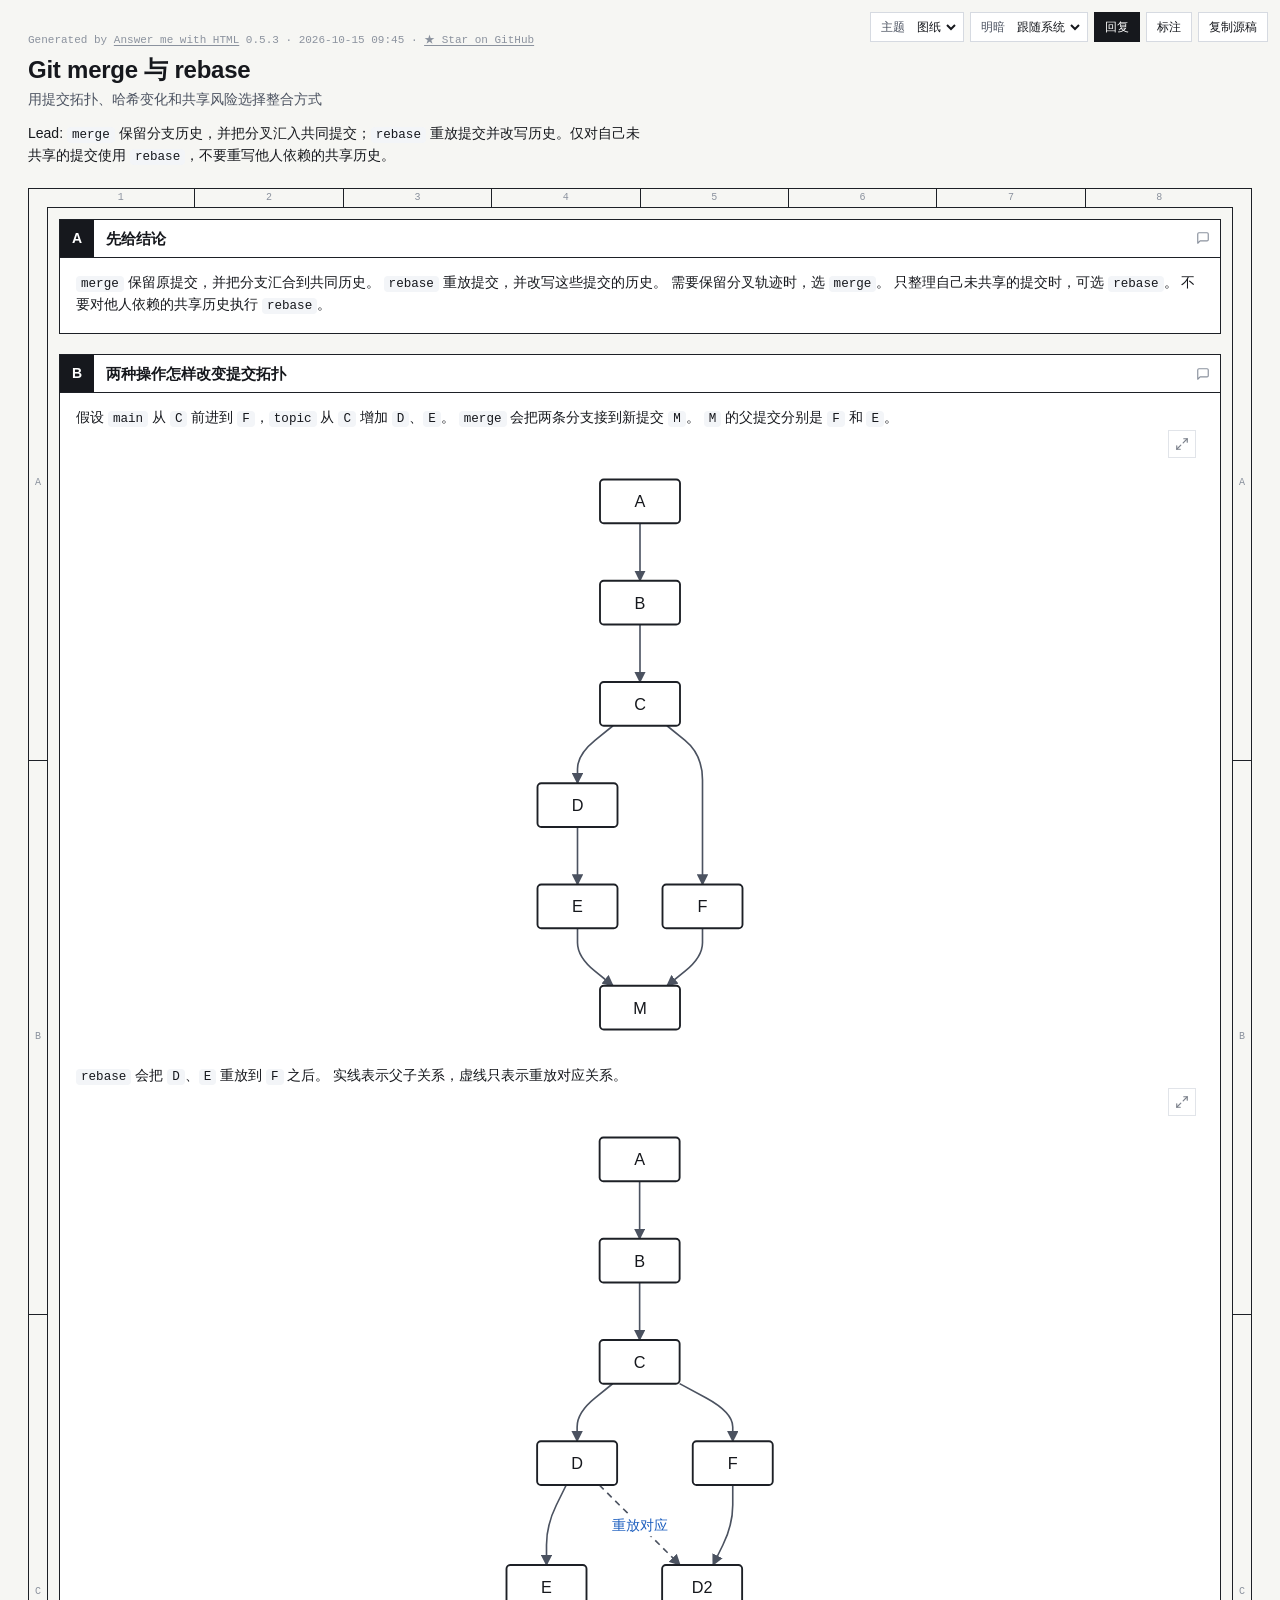
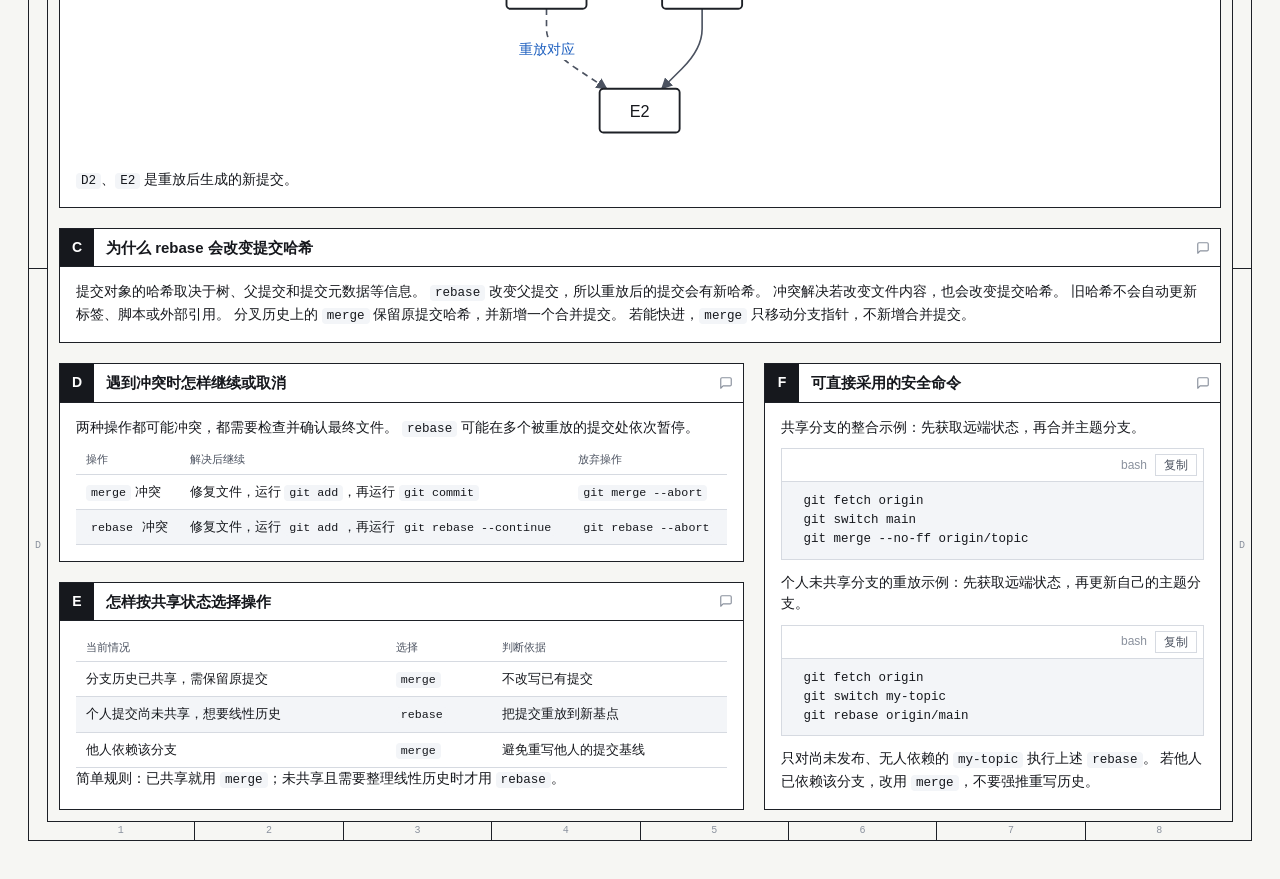
<file: workflow_explanations/examples/html/git-pi.html>
<!doctype html>
<html lang="zh-CN" data-theme="blueprint" data-mode="auto" data-style="80">
<head>
<meta charset="utf-8">
<meta name="viewport" content="width=device-width, initial-scale=1">
<meta name="generator" content="Answer me with HTML 0.5.3">
<title>Git merge 与 rebase</title>
<style>
html[data-theme="blueprint"], html[data-theme="blueprint"][data-mode="light"] {
  --font-sans: -apple-system, BlinkMacSystemFont, "Segoe UI", "PingFang SC", "Hiragino Sans GB", "Microsoft YaHei", Roboto, "Helvetica Neue", Arial, sans-serif;
  --font-mono: ui-monospace, SFMono-Regular, "JetBrains Mono", Menlo, Consolas, "Liberation Mono", monospace;
  --radius: 0px;
  --shadow: none;
  --bw: 1.5px;
  --head-font: var(--font-sans);
  --bg: #f6f6f3;
  --paper: #ffffff;
  --ink: #16181d;
  --ink-2: #4b5260;
  --ink-3: #8b929e;
  --line: #1d2026;
  --line-2: #d6dae1;
  --fill: #f3f5f8;
  --accent: #1d5fbf;
  --accent-bg: #e4ecf8;
  --ok: #1d5fbf;
  --ok-bg: #e4ecf8;
  --err: #c62828;
  --err-bg: #fbeaea;
  --warn: #a8620a;
  --warn-bg: #fdf3e2;
  --head-bg: #16181d;
  --head-fg: #ffffff;
}
html[data-theme="blueprint"][data-mode="dark"] {
  --bg: #081322;
  --paper: #0d1c31;
  --ink: #e6edf7;
  --ink-2: #a9b8cc;
  --ink-3: #6b7f99;
  --line: #c9d6e8;
  --line-2: #23385a;
  --fill: #12253f;
  --accent: #6ea8ff;
  --accent-bg: #16305a;
  --ok: #6ea8ff;
  --ok-bg: #16305a;
  --err: #ff7070;
  --err-bg: #3b1620;
  --warn: #f0b14a;
  --warn-bg: #3a2a10;
  --head-bg: #e6edf7;
  --head-fg: #081322;
}
@media (prefers-color-scheme: dark) {
html[data-theme="blueprint"][data-mode="auto"] {
  --bg: #081322;
  --paper: #0d1c31;
  --ink: #e6edf7;
  --ink-2: #a9b8cc;
  --ink-3: #6b7f99;
  --line: #c9d6e8;
  --line-2: #23385a;
  --fill: #12253f;
  --accent: #6ea8ff;
  --accent-bg: #16305a;
  --ok: #6ea8ff;
  --ok-bg: #16305a;
  --err: #ff7070;
  --err-bg: #3b1620;
  --warn: #f0b14a;
  --warn-bg: #3a2a10;
  --head-bg: #e6edf7;
  --head-fg: #081322;
}
}

html[data-theme="shadcn"], html[data-theme="shadcn"][data-mode="light"] {
  --font-sans: -apple-system, BlinkMacSystemFont, "Segoe UI", "PingFang SC", "Hiragino Sans GB", "Microsoft YaHei", Roboto, "Helvetica Neue", Arial, sans-serif;
  --font-mono: ui-monospace, SFMono-Regular, "JetBrains Mono", Menlo, Consolas, "Liberation Mono", monospace;
  --radius: 8px;
  --shadow: 0 1px 2px 0 rgba(0,0,0,0.05);
  --bw: 1px;
  --head-font: var(--font-sans);
  --bg: #fafafa;
  --paper: #ffffff;
  --ink: #09090b;
  --ink-2: #71717a;
  --ink-3: #a1a1aa;
  --line: #e4e4e7;
  --line-2: #f0f0f2;
  --fill: #f4f4f5;
  --accent: #2563eb;
  --accent-bg: #eff6ff;
  --ok: #16a34a;
  --ok-bg: #f0fdf4;
  --err: #dc2626;
  --err-bg: #fef2f2;
  --warn: #d97706;
  --warn-bg: #fffbeb;
  --head-bg: #18181b;
  --head-fg: #fafafa;
}
html[data-theme="shadcn"][data-mode="dark"] {
  --bg: #09090b;
  --paper: #121215;
  --ink: #fafafa;
  --ink-2: #a1a1aa;
  --ink-3: #71717a;
  --line: #27272a;
  --line-2: #1c1c1f;
  --fill: #18181b;
  --accent: #60a5fa;
  --accent-bg: #172554;
  --ok: #4ade80;
  --ok-bg: #052e16;
  --err: #f87171;
  --err-bg: #450a0a;
  --warn: #fbbf24;
  --warn-bg: #451a03;
  --head-bg: #fafafa;
  --head-fg: #18181b;
}
@media (prefers-color-scheme: dark) {
html[data-theme="shadcn"][data-mode="auto"] {
  --bg: #09090b;
  --paper: #121215;
  --ink: #fafafa;
  --ink-2: #a1a1aa;
  --ink-3: #71717a;
  --line: #27272a;
  --line-2: #1c1c1f;
  --fill: #18181b;
  --accent: #60a5fa;
  --accent-bg: #172554;
  --ok: #4ade80;
  --ok-bg: #052e16;
  --err: #f87171;
  --err-bg: #450a0a;
  --warn: #fbbf24;
  --warn-bg: #451a03;
  --head-bg: #fafafa;
  --head-fg: #18181b;
}
}

html[data-theme="paper"], html[data-theme="paper"][data-mode="light"] {
  --font-sans: -apple-system, BlinkMacSystemFont, "Segoe UI", "PingFang SC", "Hiragino Sans GB", "Microsoft YaHei", Roboto, "Helvetica Neue", Arial, sans-serif;
  --font-mono: ui-monospace, SFMono-Regular, "JetBrains Mono", Menlo, Consolas, "Liberation Mono", monospace;
  --font-serif: "Iowan Old Style", "Palatino Linotype", Palatino, Georgia, "Songti SC", "STSong", "Noto Serif CJK SC", "Source Han Serif SC", serif;
  --radius: 2px;
  --shadow: none;
  --bw: 1px;
  --head-font: var(--font-serif);
  --bg: #f5f2ea;
  --paper: #fdfbf6;
  --ink: #1f1c17;
  --ink-2: #57514a;
  --ink-3: #8c867b;
  --line: #cbc3b4;
  --line-2: #e5dfd3;
  --fill: #f3eee4;
  --accent: #8c2f1e;
  --accent-bg: #f5e5df;
  --ok: #2e6a3b;
  --ok-bg: #e4efe5;
  --err: #a3251b;
  --err-bg: #f7e3e0;
  --warn: #7f5300;
  --warn-bg: #f6ecd6;
  --head-bg: #1f1c17;
  --head-fg: #fdfbf6;
}
html[data-theme="paper"][data-mode="dark"] {
  --bg: #15130f;
  --paper: #1c1a15;
  --ink: #ebe5d8;
  --ink-2: #b5ad9e;
  --ink-3: #7b7467;
  --line: #4a443a;
  --line-2: #2d2a24;
  --fill: #242119;
  --accent: #e59a7d;
  --accent-bg: #3a2219;
  --ok: #8cc79a;
  --ok-bg: #1c3122;
  --err: #f0928a;
  --err-bg: #3a1d1a;
  --warn: #e3b866;
  --warn-bg: #352a13;
  --head-bg: #ebe5d8;
  --head-fg: #15130f;
}
@media (prefers-color-scheme: dark) {
html[data-theme="paper"][data-mode="auto"] {
  --bg: #15130f;
  --paper: #1c1a15;
  --ink: #ebe5d8;
  --ink-2: #b5ad9e;
  --ink-3: #7b7467;
  --line: #4a443a;
  --line-2: #2d2a24;
  --fill: #242119;
  --accent: #e59a7d;
  --accent-bg: #3a2219;
  --ok: #8cc79a;
  --ok-bg: #1c3122;
  --err: #f0928a;
  --err-bg: #3a1d1a;
  --warn: #e3b866;
  --warn-bg: #352a13;
  --head-bg: #ebe5d8;
  --head-fg: #15130f;
}
}

html:lang(zh-Hant)[data-theme][data-mode], html:lang(zh-TW)[data-theme][data-mode], html:lang(zh-HK)[data-theme][data-mode], html:lang(zh-MO)[data-theme][data-mode] {
  --font-sans: -apple-system, BlinkMacSystemFont, "Segoe UI", "PingFang TC", "Heiti TC", "Microsoft JhengHei", "Noto Sans CJK TC", "Noto Sans TC", "PingFang SC", "Microsoft YaHei", Roboto, "Helvetica Neue", Arial, sans-serif;
}

html:lang(ja)[data-theme][data-mode] {
  --font-sans: -apple-system, BlinkMacSystemFont, "Segoe UI", "Hiragino Sans", "Hiragino Kaku Gothic ProN", "Yu Gothic UI", "Yu Gothic", Meiryo, "Noto Sans CJK JP", "Noto Sans JP", "PingFang SC", "Microsoft YaHei", Roboto, "Helvetica Neue", Arial, sans-serif;
}

html:lang(he)[data-theme][data-mode] {
  --font-sans: -apple-system, BlinkMacSystemFont, "Segoe UI", "Noto Sans Hebrew", "Arial Hebrew", Arial, Roboto, "Helvetica Neue", sans-serif;
}

/* Answer me with HTML base — uses theme variables only, never hard-coded colors (theme tokens and decorations: themes/<name>.js). Exception: the var() fallbacks of diagrams (flow / sequence) equal the blueprint light tokens, guarded by a test. */
*, *::before, *::after { box-sizing: border-box; }
html, body { margin: 0; padding: 0; }
body {
  background: var(--bg); color: var(--ink);
  font-family: var(--font-sans); font-size: 14px; line-height: 1.55;
  -webkit-font-smoothing: antialiased;
}
code, pre, kbd { font-family: var(--font-mono); }

/* ── Toolbar ─────────────────────────────── */
.am-toolbar {
  position: fixed; top: 12px; inset-inline-end: 12px; z-index: 10; display: flex; gap: 6px;
}
.am-btn {
  font: 12px/1 var(--font-sans); color: var(--ink); background: var(--paper);
  border: 1px solid var(--line-2); border-radius: var(--radius); padding: 7px 10px; cursor: pointer;
}
.am-btn:hover { border-color: var(--ink-3); }
.am-btn:focus-visible { outline: 2px solid var(--accent); outline-offset: 2px; }
/* Theme and mode lists: a label and a native select inside one button-like box */
.am-pick {
  display: flex; align-items: center; gap: 6px; font: 12px/1 var(--font-sans); color: var(--ink-2); background: var(--paper);
  border: 1px solid var(--line-2); border-radius: var(--radius); padding-block: 0; padding-inline: 10px 4px;
}
.am-pick:hover { border-color: var(--ink-3); }
.am-pick:focus-within { outline: 2px solid var(--accent); outline-offset: 2px; }
.am-pick select {
  font: inherit; color: var(--ink); background: transparent; border: 0; padding: 6px 2px; cursor: pointer; outline: none;
}
.am-pick option { color: var(--ink); background: var(--paper); }

/* ── Header ───────────────────────────────── */
.am-head { margin: 0 0 20px; padding-inline-end: 300px; }
.am-head h1 { margin: 0; font-size: 24px; line-height: 1.25; letter-spacing: -0.01em; }
.am-sub { margin: 4px 0 0; color: var(--ink-2); }
.am-head-meta { display: flex; flex-wrap: wrap; gap: 6px 18px; margin-top: 10px; font-size: 12px; color: var(--ink-2); }
.am-head-meta b { font-family: var(--font-mono); font-weight: 400; color: var(--ink-3); margin-inline-end: 6px; }
.am-intro { margin-top: 12px; max-width: 80ch; }

/* ── sheet template ────────────────────────── */
.am-sheet { max-width: 1680px; margin: 0 auto; padding: 32px 28px 40px; }
.am-frame { position: relative; }
.am-grid {
  display: grid; grid-template-columns: repeat(var(--cols, 3), minmax(0, 1fr));
  gap: 20px; align-items: start;
}
.am-ruler { display: none; }
.am-ruler span { flex: 1; display: flex; align-items: center; justify-content: center; }
.am-ruler--top, .am-ruler--bottom { left: 18px; right: 18px; height: 18px; }
.am-ruler--top { top: 0; }
.am-ruler--bottom { bottom: 0; }
.am-ruler--left, .am-ruler--right { top: 18px; bottom: 18px; width: 18px; flex-direction: column; }
.am-ruler--left { left: 0; }
.am-ruler--right { right: 0; }
.am-ruler--top span + span, .am-ruler--bottom span + span { border-inline-start: 1px solid var(--line); }
.am-ruler--left span + span, .am-ruler--right span + span { border-top: 1px solid var(--line); }

/* ── Panels ───────────────────────────────── */
.am-panel {
  background: var(--paper); border: var(--bw) solid var(--line); border-radius: var(--radius);
  box-shadow: var(--shadow); min-width: 0; overflow: hidden;
}
.am-panel-head {
  display: flex; align-items: stretch; gap: 0; border-bottom: var(--bw) solid var(--line); min-height: 34px;
}
.am-panel-id {
  display: flex; align-items: center; justify-content: center; min-width: 34px; padding: 0 8px;
  background: var(--head-bg); color: var(--head-fg); font-weight: 600; font-size: 14px;
}
.am-panel-head h2 { margin: 0; padding: 7px 12px; font-size: 15px; font-weight: 600; flex: 1; display: flex; align-items: center; }
.am-panel-meta { align-self: center; padding: 0 12px; font: 11px/1.3 var(--font-mono); color: var(--ink-2); text-align: end; }
.am-panel-body { padding: 14px 16px 16px; }
.am-panel-body > * + * { margin-top: 12px; }

/* ── Markdown body ───────────────────────── */
.am-md > :first-child { margin-top: 0; }
.am-md > :last-child { margin-bottom: 0; }
.am-md p { margin: 0 0 8px; }
.am-md ul, .am-md ol { margin: 0 0 8px; padding-inline-start: 20px; }
.am-md li + li { margin-top: 3px; }
.am-md h3, .am-md h4 { margin: 14px 0 6px; font-size: 13px; }
.am-md a { color: var(--accent); }
.am-md blockquote { margin: 0 0 8px; padding: 2px 12px; border-inline-start: 3px solid var(--line-2); color: var(--ink-2); }
.am-md :not(pre) > code { font-size: 0.9em; background: var(--fill); padding: 1px 5px; border-radius: 4px; }
.am-md hr { border: 0; border-top: 1px solid var(--line-2); margin: 12px 0; }
.am-md table { width: 100%; border-collapse: collapse; font-size: 13px; }
.am-md th {
  text-align: start; font: 11px/1.3 var(--font-mono); color: var(--ink-2); font-weight: 400;
  padding: 6px 10px; border-bottom: 1px solid var(--line-2);
}
/* th { text-align: start } outranks the align attribute from Markdown alignment, so restore right and center columns explicitly. */
.am-md th[align="right"] { text-align: right; }
.am-md th[align="center"] { text-align: center; }
.am-md td { padding: 7px 10px; border-bottom: 1px solid var(--line-2); vertical-align: top; }
.am-md tbody tr:nth-child(even) td { background: var(--fill); }
.am-table-wrap { overflow-x: auto; }
/* Images scale down to the panel and never past 70% of the window height, keeping their shape. */
.am-md img { max-width: 100%; max-height: 70vh; height: auto; }
.am-figure { margin: 0; text-align: center; }
.am-figure img { display: block; margin: 0 auto; border: 1px solid var(--line-2); border-radius: var(--radius); }
.am-figure figcaption { margin-top: 6px; font-size: 12px; line-height: 1.4; color: var(--ink-2); }
.am-code {
  margin: 0; padding: 12px 14px; background: var(--fill); border: 1px solid var(--line-2);
  border-radius: var(--radius); overflow-x: auto; font-size: 12.5px; line-height: 1.5;
}
/* Ask: a decision the reader makes; the suggested option starts selected */
.am-ask { margin: 10px 0; padding: 10px 12px 8px; border: 1px solid var(--line-2); border-radius: var(--radius); background: var(--fill); min-width: 0; }
/* The question floats inside the box, so a long question wraps like text instead of riding on the border */
.am-ask-q { float: left; width: 100%; padding: 0; margin-bottom: 4px; font-weight: 600; }
/* Two columns: the control, then the label, tag and note, which wrap under the label and never under the control */
.am-ask-opt { clear: both; display: grid; grid-template-columns: auto minmax(0, 1fr); column-gap: 8px; align-items: baseline; padding: 5px 2px; cursor: pointer; }
.am-ask-opt input { margin: 0; accent-color: var(--accent); position: relative; top: 2px; }
.am-ask-tag { display: inline-block; font-size: 11px; line-height: 1.5; color: var(--accent); border: 1px solid var(--accent); border-radius: 999px; padding: 0 6px; white-space: nowrap; }
.am-ask-note { display: block; color: var(--ink-2); }
/* Comment box under each panel, and the Reply sheet */
.am-comment-btn {
  display: flex; flex-shrink: 0; align-self: center; margin-block: 0; margin-inline: auto 6px; color: var(--ink-3); background: transparent;
  border: 1px solid transparent; border-radius: var(--radius); padding: 3px; cursor: pointer;
}
.am-panel-meta + .am-comment-btn { margin-inline-start: 0; }
.am-panel:hover .am-comment-btn, .am-comment-btn:focus-visible, .am-comment-btn[aria-expanded="true"] { border-color: var(--line-2); color: var(--ink-2); }
.am-panel .am-comment-btn.am-comment-btn--on { color: var(--accent); border-color: var(--accent); }
.am-panel--bare { position: relative; }
.am-panel--bare > .am-comment-btn { position: absolute; top: 4px; inset-inline-end: 0; }
.am-comment { padding: 0 14px 12px; }
.am-comment textarea, .am-reply textarea {
  width: 100%; font: 13px/1.5 var(--font-sans); color: var(--ink); background: var(--paper);
  border: 1px solid var(--line-2); border-radius: var(--radius); padding: 8px 10px; resize: vertical;
}
.am-comment textarea:focus-visible, .am-reply textarea:focus-visible { outline: 2px solid var(--accent); outline-offset: 1px; }
.am-btn--reply { color: var(--paper); background: var(--ink); border-color: var(--ink); }
.am-btn--reply:hover { opacity: .88; }
.am-reply {
  width: min(640px, calc(100vw - 32px)); padding: 16px; color: var(--ink); background: var(--paper);
  border: 1px solid var(--line-2); border-radius: var(--radius); box-shadow: 0 12px 40px rgba(0,0,0,.25);
}
.am-reply::backdrop { background: rgba(0,0,0,.35); }
.am-reply-head { display: flex; flex-wrap: wrap; align-items: baseline; gap: 4px 10px; margin-bottom: 10px; }
.am-reply-head span { color: var(--ink-2); font-size: 13px; }
.am-reply textarea { font-family: var(--font-mono); font-size: 12.5px; }
.am-reply-actions { display: flex; justify-content: flex-end; gap: 8px; margin-top: 10px; }
.am-reply .am-btn:disabled { opacity: .5; cursor: default; }
/* The sheet shows the reply drawn (src/runtime/reply-view.js), each line in its own direction; the Markdown that Copy copies sits under a fold. */
.am-reply-view {
  max-height: min(60vh, 26em); overflow: auto; padding: 10px 12px; font: 14px/1.6 var(--font-sans); color: var(--ink);
  background: var(--paper); border: 1px solid var(--line-2); border-radius: var(--radius); overflow-wrap: anywhere;
}
.am-reply-view:focus-visible { outline: 2px solid var(--accent); outline-offset: 1px; }
.am-reply-view > div { text-align: start; unicode-bidi: isolate; }
.am-rv-gap { height: .5em; }
.am-rv-h1 { font-weight: 700; font-size: 15px; }
.am-rv-h2 { font-weight: 700; color: var(--ink-2); margin-top: 2px; }
.am-rv-tag {
  display: inline-block; min-width: 1.6em; padding: 0 4px; font-size: 12px; line-height: 1.5; text-align: center;
  color: var(--ink-2); border: 1px solid var(--line-2); border-radius: var(--radius);
}
.am-rv-a { padding-inline-start: 1.6em; }
.am-rv-a em { color: var(--ink-2); }
.am-rv-quote { margin-inline-start: 1em; padding-inline-start: 10px; border-inline-start: 3px solid var(--line-2); color: var(--ink-2); white-space: pre-wrap; }
.am-reply-raw summary { margin-top: 10px; margin-bottom: 6px; font-size: 12px; color: var(--ink-2); cursor: pointer; }
/* The bar at the bottom of the page: counts and one-click copy, so the reader need not go to the Reply button at the top. */
.am-reply-bar {
  position: fixed; inset-block-end: 16px; inset-inline: 0; margin-inline: auto; width: max-content; max-width: calc(100vw - 24px);
  z-index: 10; display: flex; align-items: center; gap: 10px; padding-block: 8px; padding-inline: 14px 8px; font-size: 13px;
  color: var(--ink); background: var(--paper); border: 1px solid var(--line-2); border-radius: var(--radius); box-shadow: 0 6px 24px rgba(0,0,0,.18);
}
.am-reply-bar[hidden] { display: none; }
.am-reply-bar-count { color: var(--ink-2); }
.am-reply-bar .am-btn { flex: none; white-space: nowrap; }
body.am-has-reply-bar { padding-block-end: 72px; }
@media (max-width: 480px) {
  .am-reply-bar { inset-inline: 12px; width: auto; justify-content: space-between; }
}
/* Code block: a header (title or path:lines, language, copy), then one span per line; numbered blocks show the line number in a gutter */
.am-codeblock { margin: 10px 0; min-width: 0; }
.am-codeblock .am-code { border-top-left-radius: 0; border-top-right-radius: 0; padding: 10px 0; }
.am-code-head {
  display: flex; align-items: center; gap: 8px; padding: 5px 6px 5px 12px; font: 12px/1.3 var(--font-sans); color: var(--ink-2);
  background: var(--paper); border: 1px solid var(--line-2); border-bottom: 0; border-radius: var(--radius) var(--radius) 0 0;
}
.am-code-title { font-family: var(--font-mono); overflow: hidden; text-overflow: ellipsis; white-space: nowrap; min-width: 0; }
.am-code-lang { margin-left: auto; color: var(--ink-3); text-transform: lowercase; }
.am-code-copy { font: 12px/1 var(--font-sans); color: var(--ink-2); background: transparent; border: 1px solid var(--line-2); border-radius: var(--radius); padding: 4px 8px; cursor: pointer; margin-left: auto; }
.am-code-lang + .am-code-copy { margin-left: 0; }
.am-code-copy:hover { border-color: var(--ink-3); color: var(--ink); }
.am-code-copy:focus-visible { outline: 2px solid var(--accent); outline-offset: 2px; }
.am-code code { display: block; min-width: max-content; }
.am-ln { display: block; padding: 0 14px; min-height: 1.5em; white-space: pre; }
.am-ln--hl { background: var(--accent-bg); box-shadow: inset 3px 0 0 var(--accent); }
.am-code--num .am-ln::before {
  content: attr(data-n); display: inline-block; width: 3.5ch; margin-right: 12px; text-align: right; color: var(--ink-3);
  user-select: none; -webkit-user-select: none;
}

/* ── Status badges ok / no / warn ──────────────── */
.am-status { white-space: nowrap; font-weight: 500; }
.am-status--ok { color: var(--ok); }
.am-status--no { color: var(--err); }
.am-status--warn { color: var(--warn); }
.am-status-icon { display: inline-block; width: 1.1em; font-weight: 700; }

/* ── callout ─────────────────────────────── */
.am-callout {
  border: 1px solid var(--line-2); border-inline-start: 3px solid var(--accent); background: var(--accent-bg);
  padding: 10px 14px; border-radius: var(--radius);
}
.am-callout--ok { border-inline-start-color: var(--ok); background: var(--ok-bg); }
.am-callout--warn { border-inline-start-color: var(--warn); background: var(--warn-bg); }
.am-callout--err { border-inline-start-color: var(--err); background: var(--err-bg); }
.am-callout-title { font-weight: 600; margin-bottom: 4px; }

/* ── kv title block ─────────────────────────── */
.am-kv {
  display: grid; grid-template-columns: repeat(var(--kv-cols, 2), minmax(0, 1fr)); margin: 0;
  border-top: var(--bw) solid var(--line); border-inline-start: var(--bw) solid var(--line);
}
.am-kv-cell { border-inline-end: var(--bw) solid var(--line); border-bottom: var(--bw) solid var(--line); padding: 6px 10px 8px; min-width: 0; }
.am-kv-cell--wide { grid-column: 1 / -1; }
.am-kv dt { font: 11px/1.4 var(--font-mono); color: var(--ink-2); }
.am-kv dd { margin: 2px 0 0; font-size: 14px; font-weight: 500; overflow-wrap: anywhere; }
.am-kv-cell--wide dd { font-size: 17px; font-weight: 600; }

/* ── timeline ────────────────────────────── */
.am-timeline { list-style: none; margin: 0; padding: 0; }
.am-timeline--h { display: grid; grid-template-columns: repeat(var(--n, 1), minmax(0, 1fr)); padding-top: 4px; }
.am-timeline--h li { position: relative; text-align: center; padding: 0 6px; }
.am-timeline--h li::before {
  content: ""; position: absolute; top: 31px; left: 0; right: 0; border-top: var(--bw) solid var(--line);
}
.am-timeline--h li:first-child::before { inset-inline-start: 50%; }
.am-timeline--h li:last-child::before { inset-inline-end: 50%; }
.am-tl-when { display: block; font-size: 15px; font-weight: 500; height: 24px; }
.am-tl-dot {
  position: relative; display: block; width: 11px; height: 11px; margin: 2px auto 8px;
  border: var(--bw) solid var(--line); border-radius: 50%; background: var(--paper);
}
.am-tl-item--hi .am-tl-dot { background: var(--hi-stroke, var(--accent)); border-color: var(--hi-stroke, var(--accent)); }
.am-tl-title { display: block; font-size: 12.5px; font-weight: 500; }
.am-tl-text { display: block; font-size: 12px; color: var(--ink-2); line-height: 1.45; }
.am-timeline--v li { position: relative; padding: 0 0 14px; padding-inline-start: 22px; }
.am-timeline--v li::before { content: ""; position: absolute; inset-inline-start: 5px; top: 6px; bottom: -6px; border-inline-start: var(--bw) solid var(--line-2); }
.am-timeline--v li:last-child::before { display: none; }
.am-timeline--v .am-tl-dot { position: absolute; inset-inline-start: 0; top: 4px; margin: 0; }
.am-timeline--v .am-tl-when { display: inline; height: auto; font: 12px var(--font-mono); color: var(--ink-2); margin-inline-end: 8px; }
.am-timeline--v .am-tl-title { display: inline; font-size: 14px; }
.am-timeline--v .am-tl-text { margin-top: 2px; }
/* .am-tl-wrap is the container (src/components/timeline.js): a horizontal timeline answers to the width it has, not to the width of the window, since a
   sheet puts panels two or three to a row. Below 560 px (about 90 px for each of the six items a timeline has by default) its dates
   wrap and the dots cover them, so it lays out like timeline v: line and dots at the start, text beside them. */
.am-tl-wrap { container-type: inline-size; }
@container (max-width: 560px) {
  .am-timeline--h { display: block; padding-top: 0; }
  .am-timeline--h li { text-align: start; padding: 0 0 14px; padding-inline-start: 22px; }
  .am-timeline--h li::before, .am-timeline--h li:first-child::before {
    top: 6px; bottom: -6px; inset-inline-start: 5px; inset-inline-end: auto; border-top: 0; border-inline-start: var(--bw) solid var(--line-2);
  }
  .am-timeline--h li:last-child::before { display: none; }
  .am-timeline--h .am-tl-dot { position: absolute; inset-inline-start: 0; top: 4px; margin: 0; }
  .am-timeline--h .am-tl-when { display: inline; height: auto; font: 12px var(--font-mono); color: var(--ink-2); margin-inline-end: 8px; }
  .am-timeline--h .am-tl-title { display: inline; font-size: 14px; }
  .am-timeline--h .am-tl-text { margin-top: 2px; }
}

/* ── annot sentence notes ──────────────────────── */
.am-annot + .am-annot { border-top: 1px solid var(--line-2); padding-top: 12px; }
.am-annot-head { display: flex; justify-content: space-between; gap: 12px; font-size: 13px; font-weight: 600; margin-bottom: 8px; }
.am-annot-meta { font: 11px var(--font-mono); font-weight: 400; color: var(--ink-2); }
.am-annot-scroll { overflow-x: auto; }
.am-annot-line {
  position: relative; display: inline-block; white-space: pre; font: 14px/1.6 var(--font-mono);
  padding-bottom: calc(var(--rows, 0) * 17px + 14px);
}
.am-annot-line--wrap { display: block; white-space: normal; padding-bottom: 10px; }
.am-annot-line--wrap .am-seg { white-space: nowrap; }
.am-seg { position: relative; }
.am-seg::after {
  content: ""; position: absolute; left: 1px; right: 1px; top: calc(100% + 1px); height: 5px;
  border: 1px solid var(--accent); border-top: 0;
}
.am-seg-n {
  position: absolute; inset-inline-start: 0; top: calc(100% + 8px + var(--row, 0) * 17px);
  font: 11px/16px var(--font-sans); color: var(--accent); white-space: nowrap;
}
.am-seg--err { color: var(--err); }
.am-seg--err::after { border-color: var(--err); }
.am-seg--err .am-seg-n { color: var(--err); }
.am-annot-caption { font-size: 12px; color: var(--ink-2); }

/* ── limits bars ───────────────────────── */
.am-lim + .am-lim { margin-top: 14px; }
.am-lim-head { display: flex; justify-content: space-between; gap: 12px; font-size: 13px; margin-bottom: 4px; }
.am-lim-val { font: 12px var(--font-mono); color: var(--accent); white-space: nowrap; }
.am-lim-track { position: relative; height: 12px; border: 1px solid var(--line-2); background: var(--fill); border-radius: calc(var(--radius) / 2); }
.am-lim-fill { position: absolute; inset-inline-start: 0; top: 0; bottom: 0; background: var(--accent-bg); border-inline-end: 1px solid var(--accent); }
.am-lim-mark { position: absolute; top: -4px; bottom: -4px; border-left: 2px solid var(--accent); }
.am-lim.is-over .am-lim-fill { background: var(--err-bg); border-inline-end-color: var(--err); }
.am-lim.is-over .am-lim-val { color: var(--err); }
.am-lim-ticks { position: relative; height: 16px; font: 10px/16px var(--font-mono); color: var(--ink-3); }
.am-lim-ticks span { position: absolute; transform: translateX(-50%); }
.am-lim-ticks span:first-child { transform: none; }
.am-lim-note { font-size: 11px; color: var(--ink-2); margin-inline-start: 6px; }

/* ── tree ─────────────────────────── */
.am-tree { font-size: 13px; }
.am-tree-root { display: flex; justify-content: center; position: relative; padding-bottom: 18px; }
.am-tree-root::after { content: ""; position: absolute; bottom: 0; left: 50%; height: 18px; border-left: var(--bw) solid var(--line); }
.am-tree-root--solo { padding-bottom: 12px; }
.am-tree-root--solo::after { display: none; }
.am-tree-box {
  border: var(--node-width, var(--bw)) solid var(--node-stroke, var(--line)); background: var(--node-fill, var(--paper)); padding: 6px 14px; text-align: center;
  border-radius: var(--node-radius, var(--radius)); font-weight: 600; color: var(--node-text, inherit); filter: var(--node-shadow, none);
}
.am-tree-box small { display: block; font-weight: 400; color: var(--ink-2); font-size: 12px; }
/* The root box and a highlighted box are emphasis: they take the highlight tokens. With none set the root box keeps its accent tint and a highlighted box looks like any other. */
.am-tree-box--root, .am-tree-box--hi { border-color: var(--hi-stroke, var(--node-stroke, var(--line))); color: var(--hi-text, var(--node-text, inherit)); }
.am-tree-box--root { background: var(--hi-fill, var(--accent-bg)); }
.am-tree-box--hi { background: var(--hi-fill, var(--node-fill, var(--paper))); }
.am-tree-box--root small, .am-tree-box--hi small { color: var(--hi-text, var(--ink-2)); }
.am-tree-box--root { font-size: 15px; padding: 8px 28px; }
.am-tree-cols { display: grid; grid-template-columns: repeat(var(--n, 1), minmax(0, 1fr)); }
.am-tree-col { position: relative; padding: 18px 8px 0; min-width: 0; }
.am-tree-col::before { content: ""; position: absolute; top: 0; left: 0; right: 0; border-top: var(--bw) solid var(--line); }
.am-tree-col:first-child::before { inset-inline-start: 50%; }
.am-tree-col:last-child::before { inset-inline-end: 50%; }
.am-tree-col::after { content: ""; position: absolute; top: 0; left: 50%; height: 18px; border-left: var(--bw) solid var(--line); }
.am-tree-list, .am-tree-list ul { list-style: none; margin: 0; padding: 0; }
.am-tree-col > .am-tree-list { margin: 8px 0 0; margin-inline-start: 14px; }
.am-tree-list ul { margin-inline-start: 16px; }
.am-tree-list li { position: relative; padding: 3px 0; padding-inline-start: 18px; }
.am-tree-list li::before { content: ""; position: absolute; inset-inline-start: 0; top: 0.95em; width: 12px; border-top: 1px solid var(--ink-3); }
.am-tree-list li::after { content: ""; position: absolute; inset-inline-start: 0; top: 0; bottom: 0; border-inline-start: 1px solid var(--ink-3); }
.am-tree-list li:last-child::after { bottom: auto; height: 0.95em; }
.am-tree-tag { font: 11px var(--font-mono); color: var(--ink-3); margin-inline-end: 4px; }
.am-tree code { font: 12px var(--font-mono); }
.am-tree-sub { display: block; font-size: 11.5px; color: var(--ink-2); }
.am-tree-hi > .am-tree-label { color: var(--accent); font-weight: 600; }

/* ── Diagrams (flow / sequence) ───────────────── */
.am-diagram { margin: 0; overflow-x: auto; text-align: center; }
/* Embedded previews can lose html[data-theme]; the fallbacks keep diagrams readable, and defined theme variables still win. */
.am-diagram svg { max-width: 100%; height: auto; font-family: var(--font-sans, sans-serif); }
.am-diagram text { fill: var(--ink, #16181d); font-size: 13px; }
/* Diagram tokens (docs/reference.md, "Diagram tokens"): each painted part reads an optional token and falls back to the look it always had,
   so a theme that sets none of them draws the same diagram. Font family, size and weight are not tokens: diagram text is measured for the sans font. */
.am-node-shape { fill: var(--node-fill, var(--paper, #ffffff)); stroke: var(--node-stroke, var(--line, #1d2026)); stroke-width: var(--node-width, var(--bw, 1.5px)); filter: var(--node-shadow, none); }
/* A cylinder is two shapes (body, then cap): only the body casts the shadow. */
.am-node-shape ~ .am-node-shape { filter: none; }
/* The corner radius is an SVG attribute (the fallback for Safari before 17.4, which ignores a CSS rx); the default here equals the attribute. A pill and a diamond keep their shape. */
.am-node--rect .am-node-shape, .am-node--er .am-node-shape { rx: var(--node-radius, 3px); }
.am-node--hi .am-node-shape { fill: var(--hi-fill, var(--accent-bg, #e4ecf8)); stroke: var(--hi-stroke, var(--accent, #1d5fbf)); }
.am-diagram .am-node-text { fill: var(--node-text, var(--ink, #16181d)); }
.am-node--hi text { fill: var(--hi-text, var(--accent, #1d5fbf)); font-weight: 600; }
.am-diagram .am-node--hi .am-node-text { fill: var(--hi-text, var(--accent, #1d5fbf)); }
.am-edge { fill: none; stroke: var(--edge-color, var(--ink-2, #4b5260)); stroke-width: var(--edge-width, 1.3); }
.am-edge--dashed { stroke-dasharray: 5 4; }
.am-arrow { fill: var(--edge-color, var(--ink-2, #4b5260)); }
.am-edge-label rect { fill: var(--paper, #ffffff); }
.am-diagram .am-edge-label text { fill: var(--edge-label, var(--accent, #1d5fbf)); font-size: 11.5px; }
.am-cluster { fill: var(--cluster-fill, var(--fill, #f3f5f8)); stroke: var(--cluster-stroke, var(--line-2, #d6dae1)); stroke-width: 1; stroke-dasharray: 4 3; }
.am-diagram .am-cluster-label { fill: var(--ink-2, #4b5260); font: 11px var(--font-mono, monospace); }
/* The PK / FK / UK marks of an entity follow the node text, and the highlighted text in a highlighted entity, so they stay readable on the theme's fills. */
.am-diagram .am-er-key { fill: var(--node-text, var(--ink-2, #4b5260)); }
.am-diagram .am-node--hi .am-er-key { fill: var(--hi-text, var(--ink-2, #4b5260)); }
.am-lifeline { stroke: var(--lifeline-color, var(--ink-3, #8b929e)); stroke-width: 1; stroke-dasharray: 4 4; }
/* An actor (and the box of a divider) looks like a node unless the theme sets the actor tokens. */
.am-actor { fill: var(--actor-fill, var(--node-fill, var(--paper, #ffffff))); stroke: var(--actor-stroke, var(--node-stroke, var(--line, #1d2026))); stroke-width: var(--node-width, var(--bw, 1.5px)); filter: var(--node-shadow, none); rx: var(--node-radius, 2px); }
.am-diagram .am-actor-text { fill: var(--actor-text, var(--node-text, var(--ink, #16181d))); }
.am-note { fill: var(--note-fill, var(--warn-bg, #fdf3e2)); stroke: var(--note-stroke, var(--warn, #a8620a)); stroke-width: var(--note-width, 1); rx: var(--note-radius, 2px); }
.am-diagram .am-step { fill: var(--ink-3, #8b929e); font: 10px var(--font-mono, monospace); }

.am-diagram-expand {
  /* In flow and sticky: it sits at the end edge (right on a left-to-right page) and stays in view when the diagram scrolls sideways.
     It takes its own row above the drawing, so it never covers a node at the top-right corner of the drawing. */
  position: sticky; inset-inline-start: calc(100% - 36px); z-index: 2;
  display: flex; align-items: center; justify-content: center;
  width: 28px; height: 28px; padding: 0; margin: 0 0 4px; margin-inline: auto 8px;
  color: var(--ink-2); background: var(--paper);
  border: var(--bw, 1px) solid var(--line-2); border-radius: var(--radius);
  cursor: pointer; opacity: 0.72;
  transition: opacity 0.15s, color 0.15s, border-color 0.15s, background 0.15s;
}
.am-diagram:hover .am-diagram-expand,
.am-diagram-expand:focus-visible { opacity: 1; }
.am-diagram-expand:hover {
  opacity: 1; color: var(--ink); border-color: var(--accent); background: var(--fill);
}
.am-diagram-expand:focus-visible { outline: 2px solid var(--accent); outline-offset: 1px; }

/* ── Diagram Lightbox and Pan-Zoom Viewer ─────────── */
.am-lightbox {
  position: fixed; inset: 0; z-index: 1000;
  display: flex; flex-direction: column;
  touch-action: none;
}
.am-lightbox[hidden] { display: none !important; }

.am-lightbox-backdrop {
  position: absolute; inset: 0;
  background: rgba(0, 0, 0, 0.72);
  backdrop-filter: blur(6px);
  -webkit-backdrop-filter: blur(6px);
}

.am-lightbox-header {
  position: absolute; top: 12px; left: 24px; right: 24px; height: 36px;
  display: flex; align-items: center; justify-content: space-between;
  z-index: 10; pointer-events: none;
}
.am-lightbox-title {
  display: inline-flex; align-items: center; gap: 8px;
  color: rgba(255, 255, 255, 0.92);
  font: 13px/1 var(--font-sans, sans-serif); font-weight: 500;
  text-shadow: 0 1px 3px rgba(0, 0, 0, 0.6);
  pointer-events: auto;
  overflow: hidden; text-overflow: ellipsis; white-space: nowrap; max-width: 60vw;
}
.am-lightbox-title svg { stroke: rgba(255, 255, 255, 0.85); flex-shrink: 0; }
.am-lightbox-actions {
  display: flex; align-items: center; gap: 8px; pointer-events: auto;
}
.am-lightbox-close {
  width: 32px; height: 32px;
  background: var(--paper);
  border: var(--bw, 1px) solid var(--line-2);
  border-radius: 50%;
  color: var(--ink);
  font-size: 15px; line-height: 1;
  cursor: pointer;
  display: flex; align-items: center; justify-content: center;
  box-shadow: 0 4px 12px rgba(0, 0, 0, 0.25);
  transition: background 0.15s, color 0.15s, transform 0.15s, border-color 0.15s;
}
.am-lightbox-close:hover {
  color: var(--accent); border-color: var(--accent); background: var(--fill); transform: scale(1.05);
}
.am-lightbox-close:focus-visible { outline: 2px solid var(--accent); outline-offset: 1px; }

.am-lightbox-stage {
  position: absolute;
  top: 54px; bottom: 20px; left: 24px; right: 24px;
  background: var(--paper);
  border: var(--bw, 1px) solid var(--line-2);
  border-radius: max(var(--radius), 14px);
  box-shadow: 0 24px 64px rgba(0, 0, 0, 0.45);
  overflow: hidden;
  cursor: grab;
  user-select: none;
  -webkit-user-select: none;
}
.am-lightbox-stage.am-panning { cursor: grabbing; }

.am-lightbox-canvas {
  position: absolute; left: 0; top: 0;
  transform-origin: 0 0;
  will-change: transform;
  pointer-events: none;
}
.am-lightbox-canvas svg {
  max-width: none !important;
  max-height: none !important;
  display: block;
  font-family: var(--font-sans, sans-serif);
}

/* ── doc template ────────────────────────── */
.am-doc { max-width: 1120px; margin: 0 auto; padding: 40px 28px 64px; }
.am-doc-layout { display: grid; grid-template-columns: 200px minmax(0, 1fr); gap: 32px; align-items: start; }
.am-doc-layout--notoc { grid-template-columns: minmax(0, 1fr); max-width: 860px; }
.am-toc { position: sticky; top: 24px; font-size: 13px; }
.am-toc a { display: block; color: var(--ink-2); text-decoration: none; padding: 4px 0; padding-inline-start: 10px; border-inline-start: 2px solid var(--line-2); }
.am-toc a:hover { color: var(--ink); border-inline-start-color: var(--accent); }
.am-doc-body > .am-panel + .am-panel { margin-top: 20px; }

/* ── Responsive and print ─────────────────────────── */
@media (max-width: 1100px) {
  .am-grid { grid-template-columns: repeat(2, minmax(0, 1fr)); }
  .am-grid > .am-panel { grid-column: auto !important; }
  .am-grid > .am-panel.am-span-wide { grid-column: 1 / -1 !important; }
}
@media (max-width: 760px) {
  .am-sheet, .am-doc { padding: 56px 12px 24px; }
  .am-head { padding-inline-end: 0; }
  .am-grid { grid-template-columns: minmax(0, 1fr); }
  .am-grid > .am-panel.am-span-wide { grid-column: auto !important; }
  .am-doc-layout { grid-template-columns: minmax(0, 1fr); }
  .am-toc { position: static; }
  .am-tree-cols { grid-template-columns: minmax(0, 1fr); }
  /* Tables and diagrams keep their size: the wrapper scrolls horizontally when they overflow. A cell is never narrower than about
     two short words, so a phone does not stack them one per line. On wider screens the sheet layout (src/runtime/layout-dom.js)
     gives a table panel the width its columns read well at. */
  .am-md th, .am-md td { min-width: 8em; }
  .am-diagram svg { max-width: none; }
  .am-lightbox-header { top: 8px; left: 12px; right: 12px; }
  .am-lightbox-stage { top: 46px; bottom: 12px; left: 12px; right: 12px; border-radius: max(var(--radius), 10px); }
}
.am-colophon { margin: 0 0 8px; font: 11px var(--font-mono); color: var(--ink-3); }
.am-colophon a { color: inherit; text-decoration: underline; text-underline-offset: 2px; }

@media print {
  .am-toolbar, .am-diagram-expand, .am-lightbox, .am-code-copy, .am-comment-btn, .am-comment, .am-reply, .am-reply-bar { display: none !important; }
  body { background: var(--paper); }
  .am-panel { break-inside: avoid; box-shadow: none; }
}
/* Printed on paper narrower than three columns, the two-column grid left a hole beside every panel next to a full-width one
   (a wide table, a wide diagram): one panel per row instead. */
@media print and (max-width: 1100px) {
  .am-grid { grid-template-columns: minmax(0, 1fr); }
  .am-grid > .am-panel { grid-column: auto !important; }
}
.am-panel--bare { border: 0; background: transparent; box-shadow: none; }
.am-panel--bare > .am-panel-body { padding: 0; }
.am-panel--bare .am-kv { background: var(--paper); }

/* Remark mode: block marks with a note, collected into the Reply copy (src/runtime/remark.js). Each kind borrows a status colour of
   the theme, so a mark reads in light and dark mode on every theme. */
.am-btn--remark.is-on { background: var(--ink); border-color: var(--ink); color: var(--paper); }
.am-remark-hover { outline: 1px dashed var(--ink-3); outline-offset: 2px; cursor: pointer; }
:is(.am-mark, .am-remark-kind)[data-kind="suggestion"] { --mark: var(--warn); --mark-bg: var(--warn-bg); }
:is(.am-mark, .am-remark-kind)[data-kind="keep"] { --mark: var(--ok); --mark-bg: var(--ok-bg); }
:is(.am-mark, .am-remark-kind)[data-kind="question"] { --mark: var(--accent); --mark-bg: var(--accent-bg); }
:is(.am-mark, .am-remark-kind)[data-kind="concern"] { --mark: var(--err); --mark-bg: var(--err-bg); }
.am-mark { border-inline-start: 3px solid var(--mark); padding-inline-start: 10px; background: var(--mark-bg); border-radius: 1px; }
/* The note chip sits inside the marked block (a table takes it as its caption, a list item puts it before its sub-list), so lists and
   grids keep their children. */
.am-mark-note {
  display: block; margin-block-start: 4px; font: 12px/1.5 var(--font-sans); letter-spacing: normal; text-transform: none;
  color: var(--ink-2); white-space: pre-wrap; caption-side: bottom; text-align: start;
}
.am-mark-note b { color: var(--ink); font-weight: 600; }
caption.am-mark-note { display: table-caption; }
/* Table rows have their own backgrounds, so a tint on the table would show on every other row only: the bar marks a table. */
table.am-mark { background: none; }
.am-remark-pop {
  position: absolute; z-index: 40; width: min(264px, calc(100vw - 16px)); padding: 8px; display: grid; gap: 6px;
  color: var(--ink); background: var(--paper); border: 1px solid var(--line-2); border-radius: var(--radius); box-shadow: 0 6px 24px rgba(0, 0, 0, .14);
}
.am-remark-pop[hidden] { display: none; }
.am-remark-kinds { display: flex; gap: 6px; flex-wrap: wrap; }
.am-remark-kind { font: 12px/1 var(--font-sans); color: var(--ink-2); background: var(--paper); border: 1px solid var(--line-2); border-radius: 999px; padding: 4px 10px; cursor: pointer; }
.am-remark-kind:hover { border-color: var(--ink-3); }
.am-remark-kind[aria-pressed="true"] { color: var(--ink); border-color: var(--mark); background: var(--mark-bg); }
.am-remark-kind:focus-visible { outline: 2px solid var(--accent); outline-offset: 1px; }
.am-remark-pop textarea { font: 13px/1.5 var(--font-sans); color: var(--ink); background: var(--paper); border: 1px solid var(--line-2); border-radius: var(--radius); padding: 6px 8px; resize: vertical; }
.am-remark-actions { display: flex; gap: 6px; }
.am-remark-actions .am-btn:disabled { opacity: .5; cursor: default; }
@media print { .am-remark-pop { display: none !important; } }


html[data-theme="blueprint"] .am-frame { border: 1px solid var(--line); padding: 30px; }
html[data-theme="blueprint"] .am-frame::before {
  content: ""; position: absolute; inset: 18px; border: 1px solid var(--line); pointer-events: none;
}
html[data-theme="blueprint"] .am-ruler {
  display: flex; position: absolute; font: 10px/1 var(--font-mono); color: var(--ink-3);
}
@media (max-width: 760px) {
  html[data-theme="blueprint"] .am-frame { padding: 0; border: 0; }
  html[data-theme="blueprint"] .am-frame::before, html[data-theme="blueprint"] .am-ruler { display: none; }
}

html[data-theme="shadcn"] .am-panel-id { border-radius: 6px; min-width: 24px; height: 24px; margin: 9px 0 9px 14px; font-size: 12px; }
html[data-theme="shadcn"] .am-panel-head { border-bottom-width: 1px; }
html[data-theme="shadcn"] .am-kv { border-color: var(--line); border-radius: var(--radius); overflow: hidden; }

html[data-theme="paper"]:lang(zh-Hant)[data-mode], html[data-theme="paper"]:lang(zh-TW)[data-mode], html[data-theme="paper"]:lang(zh-HK)[data-mode], html[data-theme="paper"]:lang(zh-MO)[data-mode] { --font-serif: "Iowan Old Style", Palatino, Georgia, "Songti TC", "PMingLiU", "MingLiU", "Noto Serif CJK TC", "Noto Serif TC", "Source Han Serif TC", "Songti SC", serif; }
html[data-theme="paper"]:lang(ja)[data-mode] { --font-serif: "Iowan Old Style", Palatino, Georgia, "Hiragino Mincho ProN", "Yu Mincho", "Noto Serif CJK JP", "Noto Serif JP", "Songti SC", serif; }
html[data-theme="paper"]:lang(he)[data-mode] { --font-serif: "Iowan Old Style", Palatino, Georgia, "Noto Serif Hebrew", "Frank Ruehl CLM", David, "Times New Roman", serif; }
html[data-theme="paper"] .am-head h1, html[data-theme="paper"] .am-panel-head h2, html[data-theme="paper"] .am-md, html[data-theme="paper"] .am-intro, html[data-theme="paper"] .am-callout { font-family: var(--font-serif); }
html[data-theme="paper"] .am-head h1 { font-weight: 600; letter-spacing: 0; }
html[data-theme="paper"] .am-md p, html[data-theme="paper"] .am-md li, html[data-theme="paper"] .am-md blockquote, html[data-theme="paper"] .am-intro { font-size: 15.5px; line-height: 1.75; }
html[data-theme="paper"] .am-md p { margin-bottom: 12px; }
html[data-theme="paper"] .am-md table { font-family: var(--font-sans); }
</style>
</head>
<body>
<div class="am-toolbar" data-am-root-lang="zh-CN" data-am-root-theme="blueprint" data-am-root-mode="auto" data-am-root-style="80">
<label class="am-pick">主题<select data-am="theme"><option value="blueprint" selected>图纸</option><option value="shadcn">卡片</option><option value="paper">纸张</option></select></label>
<label class="am-pick">明暗<select data-am="mode"><option value="auto" selected>跟随系统</option><option value="light">亮</option><option value="dark">暗</option></select></label>
<button class="am-btn am-btn--reply" type="button" data-am="reply" data-ui="{&quot;button&quot;:&quot;回复&quot;,&quot;comment&quot;:&quot;评论&quot;,&quot;commentHint&quot;:&quot;对这个面板的意见&quot;,&quot;title&quot;:&quot;你的回复&quot;,&quot;hint&quot;:&quot;复制后粘贴回和 Agent 的对话，它会按你的选择和意见继续。&quot;,&quot;copy&quot;:&quot;复制回复&quot;,&quot;copyFailed&quot;:&quot;复制失败 — 请按 Cmd/Ctrl+C&quot;,&quot;close&quot;:&quot;关闭&quot;,&quot;suggested&quot;:&quot;建议&quot;,&quot;empty&quot;:&quot;先选择选项，或在面板上写评论。&quot;,&quot;decisions&quot;:&quot;决定&quot;,&quot;comments&quot;:&quot;评论&quot;,&quot;confirmed&quot;:&quot;确认了建议&quot;,&quot;untouched&quot;:&quot;未作答，保留建议&quot;,&quot;was&quot;:&quot;原为&quot;,&quot;typed&quot;:&quot;以 \&quot;&gt;\&quot; 开头的行是读者输入的文字。&quot;,&quot;raw&quot;:&quot;查看将复制的文本&quot;,&quot;preview&quot;:&quot;预览&quot;,&quot;count&quot;:{&quot;answered&quot;:&quot;已作答 {n} 项&quot;,&quot;comments&quot;:&quot;评论 {n} 条&quot;,&quot;remarks&quot;:&quot;标注 {n} 处&quot;},&quot;done&quot;:&quot;已复制 ✓&quot;,&quot;remarks&quot;:&quot;标注&quot;,&quot;kinds&quot;:{&quot;suggestion&quot;:&quot;建议&quot;,&quot;keep&quot;:&quot;保留&quot;,&quot;question&quot;:&quot;疑问&quot;,&quot;concern&quot;:&quot;关注&quot;}}">回复</button>
<button class="am-btn am-btn--remark" type="button" data-am="remark" data-ui="{&quot;button&quot;:&quot;标注&quot;,&quot;hint&quot;:&quot;批注（可选）&quot;,&quot;save&quot;:&quot;保存&quot;,&quot;remove&quot;:&quot;删除&quot;,&quot;section&quot;:&quot;标注&quot;,&quot;kinds&quot;:{&quot;suggestion&quot;:&quot;建议&quot;,&quot;keep&quot;:&quot;保留&quot;,&quot;question&quot;:&quot;疑问&quot;,&quot;concern&quot;:&quot;关注&quot;}}">标注</button>
<button class="am-btn" type="button" data-am="copy" data-done="已复制 ✓">复制源稿</button>
</div>
<main class="am-sheet">
<header class="am-head"><p class="am-colophon">Generated by <a href="https://github.com/QingYunA/answer-me-with-html" target="_blank" rel="noopener">Answer me with HTML</a> 0.5.3 · 2026-10-15 09:45 · <a href="https://github.com/QingYunA/answer-me-with-html" target="_blank" rel="noopener">★ Star on GitHub</a></p><h1>Git merge 与 rebase</h1><p class="am-sub">用提交拓扑、哈希变化和共享风险选择整合方式</p><div class="am-intro am-md"><div class="am-md"><p>Lead: <code>merge</code> 保留分支历史，并把分叉汇入共同提交；<code>rebase</code> 重放提交并改写历史。仅对自己未共享的提交使用 <code>rebase</code>，不要重写他人依赖的共享历史。</p>
</div></div></header>
<div class="am-frame">
<div class="am-ruler am-ruler--top" aria-hidden="true"><span>1</span><span>2</span><span>3</span><span>4</span><span>5</span><span>6</span><span>7</span><span>8</span></div><div class="am-ruler am-ruler--bottom" aria-hidden="true"><span>1</span><span>2</span><span>3</span><span>4</span><span>5</span><span>6</span><span>7</span><span>8</span></div><div class="am-ruler am-ruler--left" aria-hidden="true"><span>A</span><span>B</span><span>C</span><span>D</span></div><div class="am-ruler am-ruler--right" aria-hidden="true"><span>A</span><span>B</span><span>C</span><span>D</span></div>
<div class="am-grid" style="--cols: 2">
<section class="am-panel" id="panel-A">
<header class="am-panel-head"><span class="am-panel-id">A</span><h2>先给结论</h2></header>
<div class="am-panel-body"><div class="am-md"><p><code>merge</code> 保留原提交，并把分支汇合到共同历史。
<code>rebase</code> 重放提交，并改写这些提交的历史。
需要保留分叉轨迹时，选 <code>merge</code>。
只整理自己未共享的提交时，可选 <code>rebase</code>。
不要对他人依赖的共享历史执行 <code>rebase</code>。</p>
</div></div>
</section>
<section class="am-panel" id="panel-B">
<header class="am-panel-head"><span class="am-panel-id">B</span><h2>两种操作怎样改变提交拓扑</h2></header>
<div class="am-panel-body"><div class="am-md"><p>假设 <code>main</code> 从 <code>C</code> 前进到 <code>F</code>，<code>topic</code> 从 <code>C</code> 增加 <code>D</code>、<code>E</code>。
<code>merge</code> 会把两条分支接到新提交 <code>M</code>。
<code>M</code> 的父提交分别是 <code>F</code> 和 <code>E</code>。</p>
</div>
<figure class="am-diagram am-flow"><svg viewBox="0 0 192 468" width="192" height="468" role="img" aria-label="流程图：A、B、C、F、M、D、E" xmlns="http://www.w3.org/2000/svg"><defs><marker id="am1-arrow" viewBox="0 0 10 10" refX="9" refY="5" markerWidth="7" markerHeight="7" orient="auto-start-reverse"><path class="am-arrow" d="M0,0 L10,5 L0,10 z"/></marker></defs><g></g><g><g data-step="0"><path class="am-edge" d="M96,49 L96,60.5 Q96,72 96,83.5 L96,95" marker-end="url(#am1-arrow)"/></g><g data-step="1"><path class="am-edge" d="M96,130 L96,141.5 Q96,153 96,164.5 L96,176" marker-end="url(#am1-arrow)"/></g><g data-step="2"><path class="am-edge" d="M117.6,211 L131.8,222.5 Q146,234 146,254.3 Q146,274.5 146,294.8 Q146,315 146,326.5 L146,338" marker-end="url(#am1-arrow)"/></g><g data-step="3"><path class="am-edge" d="M146,373 L146,384.5 Q146,396 131.8,407.5 L117.6,419" marker-end="url(#am1-arrow)"/></g><g data-step="4"><path class="am-edge" d="M74.4,211 L60.2,222.5 Q46,234 46,245.5 L46,257" marker-end="url(#am1-arrow)"/></g><g data-step="5"><path class="am-edge" d="M46,292 L46,303.5 Q46,315 46,326.5 L46,338" marker-end="url(#am1-arrow)"/></g><g data-step="6"><path class="am-edge" d="M46,373 L46,384.5 Q46,396 60.2,407.5 L74.4,419" marker-end="url(#am1-arrow)"/></g></g><g><g class="am-node am-node--rect" data-key="A" data-step="0"><rect class="am-node-shape" x="64" y="14" width="64" height="35" rx="3"/><text x="96" y="31.5" text-anchor="middle" dominant-baseline="central" class="am-node-text">A</text></g><g class="am-node am-node--rect" data-key="B" data-step="0"><rect class="am-node-shape" x="64" y="95" width="64" height="35" rx="3"/><text x="96" y="112.5" text-anchor="middle" dominant-baseline="central" class="am-node-text">B</text></g><g class="am-node am-node--rect" data-key="C" data-step="1"><rect class="am-node-shape" x="64" y="176" width="64" height="35" rx="3"/><text x="96" y="193.5" text-anchor="middle" dominant-baseline="central" class="am-node-text">C</text></g><g class="am-node am-node--rect" data-key="F" data-step="2"><rect class="am-node-shape" x="114" y="338" width="64" height="35" rx="3"/><text x="146" y="355.5" text-anchor="middle" dominant-baseline="central" class="am-node-text">F</text></g><g class="am-node am-node--rect" data-key="M" data-step="3"><rect class="am-node-shape" x="64" y="419" width="64" height="35" rx="3"/><text x="96" y="436.5" text-anchor="middle" dominant-baseline="central" class="am-node-text">M</text></g><g class="am-node am-node--rect" data-key="D" data-step="4"><rect class="am-node-shape" x="14" y="257" width="64" height="35" rx="3"/><text x="46" y="274.5" text-anchor="middle" dominant-baseline="central" class="am-node-text">D</text></g><g class="am-node am-node--rect" data-key="E" data-step="5"><rect class="am-node-shape" x="14" y="338" width="64" height="35" rx="3"/><text x="46" y="355.5" text-anchor="middle" dominant-baseline="central" class="am-node-text">E</text></g></g></svg></figure>
<div class="am-md"><p><code>rebase</code> 会把 <code>D</code>、<code>E</code> 重放到 <code>F</code> 之后。
实线表示父子关系，虚线只表示重放对应关系。</p>
</div>
<figure class="am-diagram am-flow"><svg viewBox="0 0 241 504" width="241" height="504" role="img" aria-label="流程图：A、B、C、F、D2、E2、D、E" xmlns="http://www.w3.org/2000/svg"><defs><marker id="am2-arrow" viewBox="0 0 10 10" refX="9" refY="5" markerWidth="7" markerHeight="7" orient="auto-start-reverse"><path class="am-arrow" d="M0,0 L10,5 L0,10 z"/></marker></defs><g></g><g><g data-step="0"><path class="am-edge" d="M120.5,49 L120.5,60.5 Q120.5,72 120.5,83.5 L120.5,95" marker-end="url(#am2-arrow)"/></g><g data-step="1"><path class="am-edge" d="M120.5,130 L120.5,141.5 Q120.5,153 120.5,164.5 L120.5,176" marker-end="url(#am2-arrow)"/></g><g data-step="2"><path class="am-edge" d="M152.5,210.9 L173.8,222.4 Q195,234 195,245.5 L195,257" marker-end="url(#am2-arrow)"/></g><g data-step="3"><path class="am-edge" d="M195,292 L195,308 Q195,324 187.1,340 L179.2,356" marker-end="url(#am2-arrow)"/></g><g data-step="4"><path class="am-edge" d="M170.5,391 L170.5,407 Q170.5,423 154.3,439 L138.2,455" marker-end="url(#am2-arrow)"/></g><g data-step="5"><path class="am-edge" d="M98.9,211 L84.7,222.5 Q70.5,234 70.5,245.5 L70.5,257" marker-end="url(#am2-arrow)"/></g><g data-step="6"><path class="am-edge" d="M61.8,292 L53.9,308 Q46,324 46,340 L46,356" marker-end="url(#am2-arrow)"/></g><g data-step="7"><path class="am-edge am-edge--dashed" d="M88.2,292 L104.3,308 Q120.5,324 136.7,340 L152.8,356" marker-end="url(#am2-arrow)"/><g class="am-edge-label"><rect x="92.5" y="315" width="56" height="18" rx="3"/><text x="120.5" y="324" text-anchor="middle" dominant-baseline="central">重放对应</text></g></g><g data-step="8"><path class="am-edge am-edge--dashed" d="M46,391 L46,407 Q46,423 70.1,439 L94.2,455" marker-end="url(#am2-arrow)"/><g class="am-edge-label"><rect x="18" y="414" width="56" height="18" rx="3"/><text x="46" y="423" text-anchor="middle" dominant-baseline="central">重放对应</text></g></g></g><g><g class="am-node am-node--rect" data-key="A" data-step="0"><rect class="am-node-shape" x="88.5" y="14" width="64" height="35" rx="3"/><text x="120.5" y="31.5" text-anchor="middle" dominant-baseline="central" class="am-node-text">A</text></g><g class="am-node am-node--rect" data-key="B" data-step="0"><rect class="am-node-shape" x="88.5" y="95" width="64" height="35" rx="3"/><text x="120.5" y="112.5" text-anchor="middle" dominant-baseline="central" class="am-node-text">B</text></g><g class="am-node am-node--rect" data-key="C" data-step="1"><rect class="am-node-shape" x="88.5" y="176" width="64" height="35" rx="3"/><text x="120.5" y="193.5" text-anchor="middle" dominant-baseline="central" class="am-node-text">C</text></g><g class="am-node am-node--rect" data-key="F" data-step="2"><rect class="am-node-shape" x="163" y="257" width="64" height="35" rx="3"/><text x="195" y="274.5" text-anchor="middle" dominant-baseline="central" class="am-node-text">F</text></g><g class="am-node am-node--rect" data-key="D2" data-step="3"><rect class="am-node-shape" x="138.5" y="356" width="64" height="35" rx="3"/><text x="170.5" y="373.5" text-anchor="middle" dominant-baseline="central" class="am-node-text">D2</text></g><g class="am-node am-node--rect" data-key="E2" data-step="4"><rect class="am-node-shape" x="88.5" y="455" width="64" height="35" rx="3"/><text x="120.5" y="472.5" text-anchor="middle" dominant-baseline="central" class="am-node-text">E2</text></g><g class="am-node am-node--rect" data-key="D" data-step="5"><rect class="am-node-shape" x="38.5" y="257" width="64" height="35" rx="3"/><text x="70.5" y="274.5" text-anchor="middle" dominant-baseline="central" class="am-node-text">D</text></g><g class="am-node am-node--rect" data-key="E" data-step="6"><rect class="am-node-shape" x="14" y="356" width="64" height="35" rx="3"/><text x="46" y="373.5" text-anchor="middle" dominant-baseline="central" class="am-node-text">E</text></g></g></svg></figure>
<div class="am-md"><p><code>D2</code>、<code>E2</code> 是重放后生成的新提交。</p>
</div></div>
</section>
<section class="am-panel" id="panel-C">
<header class="am-panel-head"><span class="am-panel-id">C</span><h2>为什么 rebase 会改变提交哈希</h2></header>
<div class="am-panel-body"><div class="am-md"><p>提交对象的哈希取决于树、父提交和提交元数据等信息。
<code>rebase</code> 改变父提交，所以重放后的提交会有新哈希。
冲突解决若改变文件内容，也会改变提交哈希。
旧哈希不会自动更新标签、脚本或外部引用。
分叉历史上的 <code>merge</code> 保留原提交哈希，并新增一个合并提交。
若能快进，<code>merge</code> 只移动分支指针，不新增合并提交。</p>
</div></div>
</section>
<section class="am-panel" id="panel-D">
<header class="am-panel-head"><span class="am-panel-id">D</span><h2>遇到冲突时怎样继续或取消</h2></header>
<div class="am-panel-body"><div class="am-md"><p>两种操作都可能冲突，都需要检查并确认最终文件。
<code>rebase</code> 可能在多个被重放的提交处依次暂停。</p>
<div class="am-table-wrap"><table>
<thead>
<tr>
<th>操作</th>
<th>解决后继续</th>
<th>放弃操作</th>
</tr>
</thead>
<tbody><tr>
<td><code>merge</code> 冲突</td>
<td>修复文件，运行 <code>git add</code>，再运行 <code>git commit</code></td>
<td><code>git merge --abort</code></td>
</tr>
<tr>
<td><code>rebase</code> 冲突</td>
<td>修复文件，运行 <code>git add</code>，再运行 <code>git rebase --continue</code></td>
<td><code>git rebase --abort</code></td>
</tr>
</tbody></table></div>
</div></div>
</section>
<section class="am-panel" id="panel-E">
<header class="am-panel-head"><span class="am-panel-id">E</span><h2>怎样按共享状态选择操作</h2></header>
<div class="am-panel-body"><div class="am-md"><div class="am-table-wrap"><table>
<thead>
<tr>
<th>当前情况</th>
<th>选择</th>
<th>判断依据</th>
</tr>
</thead>
<tbody><tr>
<td>分支历史已共享，需保留原提交</td>
<td><code>merge</code></td>
<td>不改写已有提交</td>
</tr>
<tr>
<td>个人提交尚未共享，想要线性历史</td>
<td><code>rebase</code></td>
<td>把提交重放到新基点</td>
</tr>
<tr>
<td>他人依赖该分支</td>
<td><code>merge</code></td>
<td>避免重写他人的提交基线</td>
</tr>
</tbody></table></div>
<p>简单规则：已共享就用 <code>merge</code>；未共享且需要整理线性历史时才用 <code>rebase</code>。</p>
</div></div>
</section>
<section class="am-panel" id="panel-F">
<header class="am-panel-head"><span class="am-panel-id">F</span><h2>可直接采用的安全命令</h2></header>
<div class="am-panel-body"><div class="am-md"><p>共享分支的整合示例：先获取远端状态，再合并主题分支。</p>
</div>
<figure class="am-codeblock"><figcaption class="am-code-head"><span class="am-code-title"></span><span class="am-code-lang">bash</span><button class="am-code-copy" type="button" data-am="copy-code" data-done="已复制 ✓">复制</button></figcaption><pre class="am-code"><code data-lang="bash"><span class="am-ln"> git fetch origin</span><span class="am-ln"> git switch main</span><span class="am-ln"> git merge --no-ff origin/topic</span></code></pre></figure>
<div class="am-md"><p>个人未共享分支的重放示例：先获取远端状态，再更新自己的主题分支。</p>
</div>
<figure class="am-codeblock"><figcaption class="am-code-head"><span class="am-code-title"></span><span class="am-code-lang">bash</span><button class="am-code-copy" type="button" data-am="copy-code" data-done="已复制 ✓">复制</button></figcaption><pre class="am-code"><code data-lang="bash"><span class="am-ln"> git fetch origin</span><span class="am-ln"> git switch my-topic</span><span class="am-ln"> git rebase origin/main</span></code></pre></figure>
<div class="am-md"><p>只对尚未发布、无人依赖的 <code>my-topic</code> 执行上述 <code>rebase</code>。
若他人已依赖该分支，改用 <code>merge</code>，不要强推重写历史。</p>
</div></div>
</section>
</div>
</div>
</main>
<div class="am-lightbox" hidden aria-modal="true" role="dialog" aria-label="图表查看" data-expand="展开查看图表">
<div class="am-lightbox-backdrop"></div>
<div class="am-lightbox-header">
<div class="am-lightbox-title">
<svg width="15" height="15" viewBox="0 0 24 24" fill="none" stroke="currentColor" stroke-width="2" stroke-linecap="round" stroke-linejoin="round" aria-hidden="true"><rect x="3" y="3" width="18" height="18" rx="2" ry="2"></rect><line x1="3" y1="9" x2="21" y2="9"></line><line x1="9" y1="21" x2="9" y2="9"></line></svg>
<span class="am-lightbox-title-text"></span>
</div>
<div class="am-lightbox-actions">
<button class="am-lightbox-close" data-action="close" title="关闭" aria-label="关闭">✕</button>
</div>
</div>
<div class="am-lightbox-stage">
<div class="am-lightbox-canvas am-diagram"></div>
</div>
</div>
<textarea id="am-source" hidden readonly aria-hidden="true">---
template: sheet
theme: auto
lang: zh
title: Git merge 与 rebase
subtitle: 用提交拓扑、哈希变化和共享风险选择整合方式
cols: 2
---
Lead: `merge` 保留分支历史，并把分叉汇入共同提交；`rebase` 重放提交并改写历史。仅对自己未共享的提交使用 `rebase`，不要重写他人依赖的共享历史。

## A 先给结论
`merge` 保留原提交，并把分支汇合到共同历史。
`rebase` 重放提交，并改写这些提交的历史。
需要保留分叉轨迹时，选 `merge`。
只整理自己未共享的提交时，可选 `rebase`。
不要对他人依赖的共享历史执行 `rebase`。

## B 两种操作怎样改变提交拓扑
假设 `main` 从 `C` 前进到 `F`，`topic` 从 `C` 增加 `D`、`E`。
`merge` 会把两条分支接到新提交 `M`。
`M` 的父提交分别是 `F` 和 `E`。

```flow
A -&gt; B
B -&gt; C
C -&gt; F
F -&gt; M
C -&gt; D
D -&gt; E
E -&gt; M
```

`rebase` 会把 `D`、`E` 重放到 `F` 之后。
实线表示父子关系，虚线只表示重放对应关系。

```flow
A -&gt; B
B -&gt; C
C -&gt; F
F -&gt; D2
D2 -&gt; E2
C -&gt; D
D -&gt; E
D --&gt; D2: 重放对应
E --&gt; E2: 重放对应
```

`D2`、`E2` 是重放后生成的新提交。

## C 为什么 rebase 会改变提交哈希
提交对象的哈希取决于树、父提交和提交元数据等信息。
`rebase` 改变父提交，所以重放后的提交会有新哈希。
冲突解决若改变文件内容，也会改变提交哈希。
旧哈希不会自动更新标签、脚本或外部引用。
分叉历史上的 `merge` 保留原提交哈希，并新增一个合并提交。
若能快进，`merge` 只移动分支指针，不新增合并提交。

## D 遇到冲突时怎样继续或取消
两种操作都可能冲突，都需要检查并确认最终文件。
`rebase` 可能在多个被重放的提交处依次暂停。

| 操作 | 解决后继续 | 放弃操作 |
| --- | --- | --- |
| `merge` 冲突 | 修复文件，运行 `git add`，再运行 `git commit` | `git merge --abort` |
| `rebase` 冲突 | 修复文件，运行 `git add`，再运行 `git rebase --continue` | `git rebase --abort` |

## E 怎样按共享状态选择操作
| 当前情况 | 选择 | 判断依据 |
| --- | --- | --- |
| 分支历史已共享，需保留原提交 | `merge` | 不改写已有提交 |
| 个人提交尚未共享，想要线性历史 | `rebase` | 把提交重放到新基点 |
| 他人依赖该分支 | `merge` | 避免重写他人的提交基线 |

简单规则：已共享就用 `merge`；未共享且需要整理线性历史时才用 `rebase`。

## F 可直接采用的安全命令
共享分支的整合示例：先获取远端状态，再合并主题分支。

```bash
 git fetch origin
 git switch main
 git merge --no-ff origin/topic
```

个人未共享分支的重放示例：先获取远端状态，再更新自己的主题分支。

```bash
 git fetch origin
 git switch my-topic
 git rebase origin/main
```

只对尚未发布、无人依赖的 `my-topic` 执行上述 `rebase`。
若他人已依赖该分支，改用 `merge`，不要强推重写历史。
</textarea>
<script>
(() => {
// How a formula reads in a quote. MathML has no plain text, so src/math.js writes the formula as the draft wrote it, delimiters included, in
// data-am-tex on the <math> element, and the Remark and Reply scripts read page text through this file. On a page without math there is no
// such element, so formulaOf is null and every text comes out as it did before.
// A plain ES module for tests; the page gets it with its `export` keyword dropped (src/runtime/compose.js).

const TEX = 'data-am-tex';

// The formula that holds a node, or null.
const formulaOf = (node) => node.parentElement?.closest(`[${TEX}]`) ?? null;

const firstText = (el) => {
  for (const child of el.childNodes) {
    const found = child.nodeType === 3 ? child : firstText(child);
    if (found) return found;
  }
  return null;
};

// What a text node adds to a quote: its data. The first text node of a formula adds the formula, and the others add nothing.
// (A formula in an error style is plain text with its delimiters, not a <math>, so it comes out once.)
function nodeText(node) {
  const math = formulaOf(node);
  if (!math) return node.data;
  return firstText(math) === node ? math.getAttribute(TEX) : '';
}

// The text of a node as textContent reads it, but with each formula as written.
const textWithMath = (node) => (node.nodeType === 3 ? nodeText(node) : [...node.childNodes].map(textWithMath).join(''));

(() => {
  const root = document.documentElement;
  // A host that serves this page inside its own document leaves the real root without the page's settings. The toolbar keeps a copy;
  // set back what the root lacks, before anything below reads the root. A root's own value, even an empty one, is never replaced.
  const carrier = document.querySelector('.am-toolbar');
  for (const [attr, key] of [['lang', 'data-am-root-lang'], ['dir', 'data-am-root-dir'], ['data-theme', 'data-am-root-theme'], ['data-mode', 'data-am-root-mode'], ['data-style', 'data-am-root-style']]) {
    if (root.getAttribute(attr) === null && carrier?.getAttribute(key) != null) root.setAttribute(attr, carrier.getAttribute(key));
  }
  // Each toolbar list sets one root attribute; its options name the values, so the runtime names no theme or mode.
  for (const [name, attr] of [['theme', 'data-theme'], ['mode', 'data-mode']]) {
    const select = document.querySelector(`select[data-am="${name}"]`);
    if (!select) continue;
    select.value = root.getAttribute(attr);
    select.addEventListener('change', () => root.setAttribute(attr, select.value));
  }

  const copyText = async (text) => {
    try {
      await navigator.clipboard.writeText(text);
    } catch {
      const ta = Object.assign(document.createElement('textarea'), { value: text });
      document.body.append(ta);
      ta.select();
      document.execCommand('copy');
      ta.remove();
    }
  };
  // The button reads its label from data-done for a moment after a copy.
  const flash = (btn) => {
    const original = btn.textContent;
    btn.textContent = btn.dataset.done;
    setTimeout(() => { btn.textContent = original; }, 1400);
  };

  const copyBtn = document.querySelector('[data-am="copy"]');
  copyBtn?.addEventListener('click', async () => {
    const nodes = document.querySelectorAll('#am-source');
    await copyText(nodes[nodes.length - 1]?.value ?? '');
    flash(copyBtn);
  });

  // Each code block copies its own lines, without the line numbers.
  for (const btn of document.querySelectorAll('[data-am="copy-code"]')) {
    btn.addEventListener('click', async () => {
      const lines = btn.closest('.am-codeblock')?.querySelectorAll('.am-ln') ?? [];
      await copyText([...lines].map((l) => l.textContent).join('\n'));
      flash(btn);
    });
  }

  // ── Diagram Lightbox & Pan-Zoom Viewer ─────────────
  const diagrams = document.querySelectorAll('.am-diagram:not(.am-lightbox-canvas)');
  const lb = document.querySelector('.am-lightbox');
  if (diagrams.length && lb) {
    const backdrop = lb.querySelector('.am-lightbox-backdrop');
    const titleText = lb.querySelector('.am-lightbox-title-text');
    const stage = lb.querySelector('.am-lightbox-stage');
    const canvas = lb.querySelector('.am-lightbox-canvas');
    const closeBtn = lb.querySelector('.am-lightbox-close');
    const expandLabel = lb.getAttribute('data-expand') || 'Expand diagram';

    let scale = 1, x = 0, y = 0, fitScale = 1, curVw = 800, curVh = 600;
    let isDragging = false, activePointerId = null, startX = 0, startY = 0, origX = 0, origY = 0;
    let lastTrigger = null;

    const apply = () => {
      canvas.style.transform = `translate3d(${x.toFixed(2)}px, ${y.toFixed(2)}px, 0) scale(${scale.toFixed(4)})`;
    };

    const zoomTo = (newScale, pivotX, pivotY) => {
      newScale = Math.max(0.2, Math.min(6.0, newScale));
      if (Math.abs(newScale - scale) < 0.0001) return;
      const r = newScale / scale;
      x = pivotX - (pivotX - x) * r;
      y = pivotY - (pivotY - y) * r;
      scale = newScale;
      apply();
    };

    const open = (diag, trigger) => {
      const svg = [...diag.children].find((el) => el.tagName.toLowerCase() === 'svg');
      if (!svg) return;
      lastTrigger = trigger;

      const panel = diag.closest('.am-panel');
      const panelTitle = panel?.querySelector('.am-panel-head h2')?.textContent?.trim() || panel?.querySelector('h2')?.textContent?.trim() || lb.getAttribute('aria-label') || 'Diagram viewer';
      if (titleText) titleText.textContent = panelTitle;

      const clone = svg.cloneNode(true);
      const defElements = clone.querySelectorAll('[id]');
      if (defElements.length) {
        const idMap = new Map();
        defElements.forEach((el, i) => {
          const oldId = el.id;
          const newId = `${oldId}-lb-${i}`;
          idMap.set(oldId, newId);
          el.id = newId;
        });
        const urlAttrs = ['marker-start', 'marker-mid', 'marker-end', 'fill', 'stroke', 'filter', 'clip-path', 'mask'];
        clone.querySelectorAll('*').forEach((el) => {
          for (const attr of urlAttrs) {
            const val = el.getAttribute(attr);
            if (val && val.startsWith('url(#')) {
              const id = val.slice(5, -1);
              if (idMap.has(id)) el.setAttribute(attr, `url(#${idMap.get(id)})`);
            }
          }
          const href = el.getAttribute('href') || el.getAttribute('xlink:href');
          if (href && href.startsWith('#')) {
            const id = href.slice(1);
            if (idMap.has(id)) {
              if (el.hasAttribute('href')) el.setAttribute('href', `#${idMap.get(id)}`);
              if (el.hasAttribute('xlink:href')) el.setAttribute('xlink:href', `#${idMap.get(id)}`);
            }
          }
        });
      }

      const vb = svg.viewBox?.baseVal;
      curVw = (vb && vb.width > 0) ? vb.width : (parseFloat(svg.getAttribute('width')) || svg.clientWidth || 800);
      curVh = (vb && vb.height > 0) ? vb.height : (parseFloat(svg.getAttribute('height')) || svg.clientHeight || 600);
      clone.style.width = `${curVw}px`;
      clone.style.height = `${curVh}px`;
      canvas.innerHTML = '';
      canvas.append(clone);
      lb.removeAttribute('hidden');
      document.body.style.overflow = 'hidden';

      const rect = stage.getBoundingClientRect();
      const pad = 48;
      const availW = Math.max(100, rect.width - pad * 2);
      const availH = Math.max(100, rect.height - pad * 2);
      fitScale = Math.min(availW / curVw, availH / curVh, 1.0);
      scale = fitScale;
      x = (rect.width - curVw * scale) / 2;
      y = (rect.height - curVh * scale) / 2;
      apply();
      closeBtn.focus();
    };

    const close = () => {
      if (lb.hasAttribute('hidden')) return;
      lb.setAttribute('hidden', '');
      canvas.innerHTML = '';
      document.body.style.overflow = '';
      lastTrigger?.focus();
    };

    stage.addEventListener('wheel', (e) => {
      e.preventDefault();
      const rect = stage.getBoundingClientRect();
      const dy = e.deltaMode === 1 ? e.deltaY * 16 : (e.deltaMode === 2 ? e.deltaY * 400 : e.deltaY);
      const factor = Math.exp(-Math.max(-200, Math.min(200, dy)) * 0.0015);
      zoomTo(scale * factor, e.clientX - rect.left, e.clientY - rect.top);
    }, { passive: false });

    stage.addEventListener('pointerdown', (e) => {
      if (e.button !== 0 || isDragging) return;
      isDragging = true;
      activePointerId = e.pointerId;
      startX = e.clientX;
      startY = e.clientY;
      origX = x;
      origY = y;
      stage.setPointerCapture(e.pointerId);
      stage.classList.add('am-panning');
    });

    stage.addEventListener('pointermove', (e) => {
      if (!isDragging || e.pointerId !== activePointerId) return;
      x = origX + (e.clientX - startX);
      y = origY + (e.clientY - startY);
      apply();
    });

    const endDrag = (e) => {
      if (!isDragging || e.pointerId !== activePointerId) return;
      isDragging = false;
      activePointerId = null;
      stage.classList.remove('am-panning');
      try { stage.releasePointerCapture(e.pointerId); } catch {}
    };
    stage.addEventListener('pointerup', endDrag);
    stage.addEventListener('pointercancel', endDrag);

    stage.addEventListener('dblclick', () => {
      const rect = stage.getBoundingClientRect();
      scale = fitScale;
      x = (rect.width - curVw * scale) / 2;
      y = (rect.height - curVh * scale) / 2;
      apply();
    });

    closeBtn.addEventListener('click', close);
    backdrop.addEventListener('click', close);
    window.addEventListener('keydown', (e) => {
      if (e.key === 'Escape' && !lb.hasAttribute('hidden')) close();
    });

    lb.addEventListener('keydown', (e) => {
      if (e.key !== 'Tab') return;
      const focusables = lb.querySelectorAll('button:not([disabled]), [tabindex]:not([tabindex="-1"])');
      if (!focusables.length) return;
      const first = focusables[0];
      const last = focusables[focusables.length - 1];
      if (e.shiftKey && document.activeElement === first) {
        e.preventDefault();
        last.focus();
      } else if (!e.shiftKey && document.activeElement === last) {
        e.preventDefault();
        first.focus();
      }
    });

    const expandSvg = '<svg width="14" height="14" viewBox="0 0 24 24" fill="none" stroke="currentColor" stroke-width="2" stroke-linecap="round" stroke-linejoin="round" aria-hidden="true"><polyline points="15 3 21 3 21 9"></polyline><polyline points="9 21 3 21 3 15"></polyline><line x1="21" y1="3" x2="14" y2="10"></line><line x1="3" y1="21" x2="10" y2="14"></line></svg>';
    diagrams.forEach((diag) => {
      const btn = document.createElement('button');
      btn.type = 'button';
      btn.className = 'am-diagram-expand';
      btn.title = expandLabel;
      btn.setAttribute('aria-label', expandLabel);
      btn.innerHTML = expandSvg;
      btn.addEventListener('click', () => open(diag, btn));
      diag.prepend(btn);
    });
  }
})();
(() => {
// The reply a reader copies from the page: one Markdown text with the decisions, the panel comments and the block remarks.
// A plain ES module for tests; the page gets it with its `export` keyword dropped (src/runtime/compose.js).
// decisions: [{ panel, question, picked: [label], suggested: [label], touched }]; comments: [{ panel, title, text }];
// remarks: [{ panel, quote, kind, note }], where quote is the start of the marked block and kind is a key of ui.kinds.
// Comment and remark text is quoted line by line, so text the reader typed cannot pass as part of the structure.
// rtl: the page reads right to left, so the arrow before each answer points left, the way the text runs.
function replyText({ title, decisions, comments, remarks = [], ui, rtl = false }) {
  const arrow = rtl ? '←' : '→';
  const out = [`# Re: ${title}`];
  if (decisions.length) {
    out.push('', `## ${ui.decisions}`);
    decisions.forEach((d, i) => {
      const answer = d.picked.length ? d.picked.map((l) => `**${l}**`).join(', ') : '**—**';
      const same = d.picked.length === d.suggested.length && d.picked.every((l) => d.suggested.includes(l));
      const why = same ? (d.touched ? ui.confirmed : ui.untouched) : `${ui.was}: ${d.suggested.join(', ') || '—'}`;
      out.push(`${i + 1}. [${d.panel}] ${d.question}`, `   ${arrow} ${answer} _(${why})_`);
    });
  }
  const written = comments.filter((c) => c.text.trim());
  const quoted = (text) => (text.trim() ? text.trim().split('\n').map((l) => `  > ${l}`) : []);
  if (written.length) {
    out.push('', `## ${ui.comments}`);
    for (const c of written) out.push(`- **${c.panel} · ${c.title}**`, ...quoted(c.text));
  }
  if (remarks.length) {
    out.push('', `## ${ui.remarks}`);
    for (const r of remarks) {
      const label = [r.panel, ui.kinds?.[r.kind] ?? r.kind].filter(Boolean).join(' · ');
      out.push(`- **${label}** "${r.quote}"`, ...quoted(r.note));
    }
  }
  if (written.length || remarks.some((r) => r.note.trim())) out.push('', `_${ui.typed}_`);
  return `${out.join('\n')}\n`;
}

// A letter of a right-to-left script. One definition for the page builder (src/bidi.js) and for the right-to-left page script
// (src/runtime/reply-view.js), so the two cannot drift apart. A plain ES module; the page script gets this file in front of
// reply-view.js, with its `export` keyword dropped and reply-view.js's import of it removed (src/runtime/compose.js).
const RTL_LETTER = /[\p{Script=Hebrew}\p{Script=Arabic}\p{Script=Syriac}\p{Script=Thaana}\p{Script=Nko}\p{Script=Samaritan}\p{Script=Mandaic}]/u;

// The reply as the reader sees it in the Reply sheet (src/runtime/reply.js): the Markdown that Copy copies, drawn as headings, bold answers
// and quoted comments instead of raw "# Re: ...", "1. [E] ..." and "- **A · ...**" lines. Each line gets its own direction, so a
// Hebrew reader sees Latin answers and paths in place; a line with no right-to-left letter reads left to right, as on any other page.
// The raw Markdown stays in the sheet under a fold, so the copied text does not change.
// A plain ES module for tests; the page gets it with its `export` keyword dropped and rtl-letter.js in front of it in place of the
// import (src/runtime/compose.js).

const escHtml = (s) => s.replace(/[&<>"]/g, (c) => ({ '&': '&amp;', '<': '&lt;', '>': '&gt;', '"': '&quot;' })[c]);
// A line with a right-to-left letter reads right to left; a line without one (an English comment, a path) reads left to right.
const dirOf = (s) => (RTL_LETTER.test(s) ? 'rtl' : 'ltr');

// The only inline Markdown src/runtime/reply-text.js writes: **answer**, _(note)_ and the "quote" of a remark. Each piece is isolated in its own direction,
// so a Latin answer inside a Hebrew line keeps its place, and "A · title" still starts with the panel letter.
const piece = (tag, text) => `<${tag}><bdi dir="${dirOf(text)}">${text}</bdi></${tag}>`;
function inline(s) {
  return escHtml(s)
    .replace(/\*\*(.+?)\*\*/g, (_, t) => piece('strong', t))
    .replace(/(^|\s)_(.+?)_(?=\s|$)/g, (_, pre, t) => pre + piece('em', t))
    // The quoted start of a marked block ("- **A · concern** "text""): isolated, so Latin text in a Hebrew line keeps its place.
    .replace(/&quot;(.+)&quot;$/, (_, t) => `&quot;<bdi dir="${dirOf(t)}">${t}</bdi>&quot;`);
}

// The reply text (src/runtime/reply-text.js) as HTML, one block per line.
function replyViewHtml(text) {
  return text
    .replace(/\n$/, '')
    .split('\n')
    .map((line) => {
      const dir = dirOf(line);
      let m;
      if (!line.trim()) return '<div class="am-rv-gap"></div>';
      if ((m = line.match(/^(#{1,2}) (.*)$/))) return `<div class="am-rv-h${m[1].length}" dir="${dir}">${inline(m[2])}</div>`;
      if ((m = line.match(/^(\d+)\. \[([^\]]*)\] (.*)$/))) {
        return `<div class="am-rv-q" dir="${dir}"><bdi>${m[1]}.</bdi> <bdi class="am-rv-tag">${escHtml(m[2])}</bdi> ${inline(m[3])}</div>`;
      }
      if ((m = line.match(/^ {3}([←→]) (.*)$/))) return `<div class="am-rv-a" dir="${dir}">${m[1]} ${inline(m[2])}</div>`;
      if ((m = line.match(/^- (.*)$/))) return `<div class="am-rv-c" dir="${dir}">${inline(m[1])}</div>`;
      // A comment line is shown exactly as the reader typed it.
      if ((m = line.match(/^ {2}> ?(.*)$/))) return `<div class="am-rv-quote" dir="${dirOf(m[1])}">${escHtml(m[1]) || '&nbsp;'}</div>`;
      return `<div dir="${dir}">${inline(line)}</div>`;
    })
    .join('');
}

// Answer on the page: every panel gets a Comment box, and the Reply button collects the ask answers, the comments and the remarks
// into one Markdown reply (replyText) to copy back to the agent. Answers and comments stay in localStorage across reloads.
// The remark script (remark.js) adds the blocks the reader marked, through window.__amRemarkData, and tells this script about a change
// with an "am-remark-change" event on the document.
// The Reply sheet shows the reply drawn (replyViewHtml) with the Markdown that Copy copies under a fold. Once the reader has given any
// input, a bar at the bottom of the page shows the counts and copies the reply in one click, so there is no trip to the top-right button.
const replyBtn = document.querySelector('[data-am="reply"]');
const COMMENT_ICON = '<svg width="14" height="14" viewBox="0 0 24 24" fill="none" stroke="currentColor" stroke-width="2" stroke-linecap="round" stroke-linejoin="round" aria-hidden="true"><path d="M21 15a2 2 0 0 1-2 2H7l-4 4V5a2 2 0 0 1 2-2h14a2 2 0 0 1 2 2z"></path></svg>';
if (replyBtn) {
  const ui = JSON.parse(replyBtn.dataset.ui);
  const storeKey = `am-reply:${location.pathname}`;
  const panels = [...document.querySelectorAll('.am-panel')];
  const asks = [...document.querySelectorAll('.am-ask')];
  // Answers are saved by question text, so they still match after am patch has renumbered the asks.
  // Page text without the word joiners a right-to-left page puts after a Hebrew prefix hyphen (src/bidi.js): the reply and the saved
  // answers hold the text as the draft wrote it, a formula too (src/runtime/math-text.js).
  const WJ = new RegExp(String.fromCharCode(0x2060), 'g');
  const textOf = (el) => el && textWithMath(el).replace(WJ, '').trim();
  const keyOf = (ask) => textOf(ask.querySelector('legend')) ?? ask.dataset.ask;
  const touched = new Set();
  const boxes = new Map();
  // The bar is built below with the sheet; the handlers that change the counts only call this.
  let refreshBar = () => {};
  // The textarea a failed copy keeps selected, so the reader can still use the keyboard shortcut.
  let stuck = null;

  const load = () => {
    try {
      return JSON.parse(localStorage.getItem(storeKey)) || {};
    } catch {
      return {};
    }
  };
  const save = () => {
    const state = {
      asks: Object.fromEntries(asks.map((a) => [keyOf(a), { picked: picked(a), touched: touched.has(a) }])),
      comments: Object.fromEntries([...boxes].map(([id, box]) => [id, box.value]).filter(([, text]) => text.trim())),
    };
    try {
      localStorage.setItem(storeKey, JSON.stringify(state));
    } catch {
      // Storage may be off (private window, file:// policy); answers then last until the page closes.
    }
  };
  const picked = (ask) => [...ask.querySelectorAll('input')].filter((i) => i.checked).map((i) => i.value);
  const panelOf = (el) => {
    const panel = el.closest('.am-panel');
    return { id: panel?.id.replace(/^panel-/, '') ?? '', title: textOf(panel?.querySelector('.am-panel-head h2')) ?? '' };
  };

  const saved = load();
  for (const ask of asks) {
    const inputs = [...ask.querySelectorAll('input')];
    const state = saved.asks?.[keyOf(ask)];
    // A saved answer applies only while every picked option still exists on the page.
    if (state && state.picked.every((v) => inputs.some((i) => i.value === v))) {
      for (const input of inputs) input.checked = state.picked.includes(input.value);
      if (state.touched) touched.add(ask);
    }
    // A click counts even on the option that is already picked: the reader confirms the suggestion.
    const answer = () => {
      touched.add(ask);
      save();
      refreshBar();
    };
    ask.addEventListener('change', answer);
    ask.addEventListener('click', (e) => { if (e.target.matches('input')) answer(); });
  }

  for (const panel of panels) {
    const id = panel.id.replace(/^panel-/, '');
    // An icon only: narrow panels have no room for a word next to the title.
    const btn = Object.assign(document.createElement('button'), { type: 'button', className: 'am-comment-btn', title: ui.comment, innerHTML: COMMENT_ICON });
    btn.setAttribute('aria-label', `${ui.comment} ${id}`);
    btn.setAttribute('aria-expanded', 'false');
    const wrap = Object.assign(document.createElement('div'), { className: 'am-comment', hidden: true });
    const box = Object.assign(document.createElement('textarea'), { rows: 3, placeholder: ui.commentHint, value: saved.comments?.[id] ?? '' });
    box.setAttribute('aria-label', `${ui.comment} ${id}`);
    wrap.append(box);
    const show = (open) => {
      wrap.hidden = !open;
      btn.setAttribute('aria-expanded', String(open));
    };
    btn.addEventListener('click', () => {
      show(wrap.hidden);
      if (!wrap.hidden) box.focus();
    });
    box.addEventListener('input', () => {
      btn.classList.toggle('am-comment-btn--on', Boolean(box.value.trim()));
      save();
      refreshBar();
    });
    btn.classList.toggle('am-comment-btn--on', Boolean(box.value.trim()));
    if (box.value.trim()) show(true);
    (panel.querySelector('.am-panel-head') ?? panel).append(btn);
    panel.append(wrap);
    boxes.set(id, box);
  }

  const sheet = document.createElement('dialog');
  sheet.className = 'am-reply';
  sheet.setAttribute('aria-label', ui.title);
  sheet.innerHTML = '<div class="am-reply-head"><strong></strong><span></span></div><div class="am-reply-view" tabindex="0"></div><details class="am-reply-raw"><summary></summary><textarea readonly rows="10"></textarea></details><div class="am-reply-actions"><button type="button" class="am-btn" data-act="copy"></button><button type="button" class="am-btn" data-act="close"></button></div>';
  sheet.querySelector('strong').textContent = ui.title;
  sheet.querySelector('span').textContent = ui.hint;
  sheet.querySelector('summary').textContent = ui.raw;
  const view = sheet.querySelector('.am-reply-view');
  const raw = sheet.querySelector('details');
  const text = sheet.querySelector('textarea');
  const copy = sheet.querySelector('[data-act="copy"]');
  const close = sheet.querySelector('[data-act="close"]');
  copy.textContent = ui.copy;
  close.textContent = ui.close;
  document.body.append(sheet);

  const compose = () => {
    const decisions = asks.map((ask) => ({
      panel: panelOf(ask).id,
      question: textOf(ask.querySelector('legend')) ?? '',
      picked: picked(ask),
      suggested: [...ask.querySelectorAll('input[data-suggested]')].map((i) => i.value),
      touched: touched.has(ask),
    }));
    const comments = [...boxes].map(([id, box]) => ({ panel: id, title: panelOf(box).title, text: box.value }));
    const remarks = window.__amRemarkData?.() ?? [];
    const empty = !decisions.length && !comments.some((c) => c.text.trim()) && !remarks.length;
    const title = textOf(document.querySelector('.am-head h1')) ?? document.title;
    return empty ? '' : replyText({ title, decisions, comments, remarks, ui, rtl: document.documentElement.dir === 'rtl' });
  };

  // The text goes through the clipboard API; a page the browser treats as insecure (file://) falls back to selecting a temporary
  // textarea, because the sheet's own textarea can sit inside a closed fold, where it cannot be selected.
  // That fallback reports whether it worked. When it does not, the text stays selected (so Cmd/Ctrl+C still copies it) and the
  // button says what to do instead of showing the "Copied ✓" label the reader cannot trust.
  const copyText = async (str, btn) => {
    stuck?.remove();
    stuck = null;
    try {
      await navigator.clipboard.writeText(str);
      // The close_after_reply script (close-after-reply.js) closes the tab once the reply is on the clipboard.
      document.dispatchEvent(new Event('am-reply-copied'));
    } catch {
      const tmp = Object.assign(document.createElement('textarea'), { value: str });
      tmp.style.cssText = 'position:fixed;top:-100px;opacity:0';
      // Inside the sheet while it is open: while a modal dialog is open the rest of the document cannot take focus, so a textarea
      // in the body can be selected but not focused, and the keyboard shortcut the reader is told to press would copy nothing.
      // The bottom bar copies while the sheet is closed, and a closed dialog is not rendered, so there the textarea goes in the body.
      (sheet.open ? sheet : document.body).append(tmp);
      tmp.select();
      let copied = false;
      try {
        copied = document.execCommand('copy');
      } catch {
        copied = false;
      }
      if (!copied) {
        stuck = tmp;
        btn.textContent = ui.copyFailed;
        setTimeout(() => { btn.textContent = ui.copy; }, 3000);
        return;
      }
      tmp.remove();
    }
    btn.textContent = ui.done;
    setTimeout(() => { btn.textContent = ui.copy; }, 1400);
  };

  const open = () => {
    const reply = compose();
    if (reply) view.innerHTML = replyViewHtml(reply);
    else view.textContent = ui.empty;
    view.scrollTop = 0;
    text.value = reply;
    raw.open = false;
    raw.hidden = !reply;
    copy.disabled = !reply;
    if (sheet.showModal) sheet.showModal();
    else sheet.setAttribute('open', '');
    (reply ? copy : close).focus();
  };
  replyBtn.addEventListener('click', open);
  close.addEventListener('click', () => (sheet.close ? sheet.close() : sheet.removeAttribute('open')));
  // A failed copy leaves the text selected for Cmd/Ctrl+C; closing the sheet drops that textarea.
  sheet.addEventListener('close', () => { stuck?.remove(); stuck = null; });
  copy.addEventListener('click', () => copyText(text.value, copy));

  const bar = Object.assign(document.createElement('div'), { className: 'am-reply-bar', hidden: true });
  bar.setAttribute('role', 'region');
  bar.setAttribute('aria-label', ui.title);
  const summary = Object.assign(document.createElement('span'), { className: 'am-reply-bar-count' });
  summary.setAttribute('aria-live', 'polite');
  const preview = Object.assign(document.createElement('button'), { type: 'button', className: 'am-btn', textContent: ui.preview });
  const barCopy = Object.assign(document.createElement('button'), { type: 'button', className: 'am-btn am-btn--reply', textContent: ui.copy });
  preview.addEventListener('click', open);
  barCopy.addEventListener('click', () => copyText(compose(), barCopy));
  bar.append(summary, preview, barCopy);
  document.body.append(bar);

  // The bar shows only the counts that are above zero, and only once there is any input at all.
  refreshBar = () => {
    const counts = {
      answered: touched.size,
      comments: [...boxes.values()].filter((box) => box.value.trim()).length,
      remarks: (window.__amRemarkData?.() ?? []).length,
    };
    const parts = Object.entries(counts).filter(([, n]) => n > 0).map(([kind, n]) => ui.count[kind].replace('{n}', n));
    summary.textContent = parts.join(' · ');
    bar.hidden = !parts.length;
    document.body.classList.toggle('am-has-reply-bar', parts.length > 0);
  };
  document.addEventListener('am-remark-change', () => refreshBar());
  // Saved remarks are restored by remark.js, which runs after this script in the same <script> element: its data is not there yet.
  // A microtask runs when that whole element has finished, so the first count includes them.
  queueMicrotask(() => refreshBar());
}
})();
(() => {
// Text helpers for remark mode (src/runtime/remark.js): how a marked block is named and quoted.
// A plain ES module for tests; the page gets it with its `export` keyword dropped (src/runtime/compose.js).
// A block keeps its mark across `am patch` because the key is its panel, its tag and the start of its text, not its position.

const collapse = (text) => String(text).replace(/\s+/g, ' ').trim();

// The start of a block's text with whitespace collapsed: the readable identity of the block.
function fingerprint(text, len = 80) {
  return collapse(text).slice(0, len);
}

// What the reply quotes of a block: the start of its text, with an ellipsis when it is cut.
function quote(text, len = 60) {
  const t = collapse(text);
  return t.length > len ? `${t.slice(0, len).trimEnd()}…` : t;
}

// Two blocks with the same text (two identical list items) get the same base key. The n-th one in the page gets "\t<n>" added;
// a tab cannot be in a fingerprint, which has its whitespace collapsed, so the new key never meets another base key.
function occurrenceKeys(bases) {
  const seen = new Map();
  return bases.map((base) => {
    const n = seen.get(base) ?? 0;
    seen.set(base, n + 1);
    return n ? `${base}\t${n}` : base;
  });
}

// Remark mode: the reader turns it on, clicks a block, tags it (suggestion, keep, question, concern) and may add a note.
// A mark shows as a bar and a note chip inside the block, lives in localStorage like panel comments, and the Reply button carries it
// back to the agent: reply.js calls window.__amRemarkData, and replyText (reply-text.js) writes the Remarks section.
(() => {
  const btn = document.querySelector('[data-am="remark"]');
  if (!btn) return;
  const ui = JSON.parse(btn.dataset.ui);
  const KINDS = ['suggestion', 'keep', 'question', 'concern'];
  const storeKey = `am-remark:${location.pathname}`;
  // The one definition of a block a reader can mark: the content under <main>. The page and panel titles are left out, because the
  // reply reads them as text; a panel has its Comment button.
  // A $$ block on its own is a div; a $$ formula inside a sentence is a span of its paragraph.
  const BLOCK = 'main :is(h1,h2,h3,h4,h5,h6,p,li,blockquote,pre,table,dd,dt,figure,div.am-math-block):not(.am-head *, .am-panel-head *)';
  // A click on these does what it always did.
  const LIVE = '.am-remark-pop, .am-toolbar, a, button, input, textarea, select, label';
  const blockAt = (target) => (target.closest(LIVE) ? null : target.closest(BLOCK));

  const WJ = new RegExp(String.fromCharCode(0x2060), 'g'); // word joiners of a right-to-left page (src/bidi.js); not part of the draft's text
  // A narrow horizontal timeline shows its date and title inline (src/themes/base.css). They stay parts of their own, so a block key
  // does not change with the width of the window (#194).
  const OWN_BOX = '.am-timeline--h .am-tl-when, .am-timeline--h .am-tl-title';
  const inlineBox = new WeakMap();
  const isInline = (el) => {
    if (!inlineBox.has(el)) inlineBox.set(el, !el.matches(OWN_BOX) && getComputedStyle(el).display.startsWith('inline'));
    return inlineBox.get(el);
  };
  // The text of a block as the reader sees it: separate lines, cells and timeline parts are joined by a space (textContent would run
  // "2026" and "Ship" together), and the note chip is not part of it. A formula is one box and reads as the TeX the draft wrote
  // (src/runtime/math-text.js), not as the MathML tokens.
  const blockText = (el) => {
    const walker = document.createTreeWalker(el, NodeFilter.SHOW_TEXT);
    let text = '';
    let last = null;
    for (let node = walker.nextNode(); node; node = walker.nextNode()) {
      if (node.parentElement.closest('.am-mark-note')) continue;
      let box = formulaOf(node) ?? node.parentElement;
      while (box !== el && isInline(box)) box = box.parentElement;
      if (last && box !== last) text += ' ';
      text += nodeText(node).replace(WJ, '');
      last = box;
    }
    return text;
  };

  const panelOf = (el) => el.closest('.am-panel')?.id.replace(/^panel-/, '') ?? '';
  // Block keys, in page order. Built when first needed: a page nobody marked pays nothing.
  let keys = null;
  const keyMap = () => {
    if (!keys) {
      const blocks = [...document.querySelectorAll(BLOCK)];
      const ids = occurrenceKeys(blocks.map((el) => `${panelOf(el)}|${el.localName}|${fingerprint(blockText(el))}`));
      keys = new Map(blocks.map((el, i) => [el, ids[i]]));
    }
    return keys;
  };

  const load = () => {
    try {
      const saved = JSON.parse(localStorage.getItem(storeKey));
      return Array.isArray(saved) ? saved.filter((m) => typeof m?.key === 'string' && KINDS.includes(m.kind)) : [];
    } catch {
      return [];
    }
  };
  // A mark whose block is gone from the page stays stored (it may return with `am patch`); it is neither painted nor sent.
  const marks = new Map(load().map((m) => [m.key, { key: m.key, kind: m.kind, note: String(m.note ?? '') }]));
  const save = () => {
    try {
      localStorage.setItem(storeKey, JSON.stringify([...marks.values()]));
    } catch {
      // Storage may be off (private window, a sandboxed page); marks then last until the page closes.
    }
    // The reply bar (reply.js) shows the number of marks.
    document.dispatchEvent(new Event('am-remark-change'));
  };

  const chip = (el, mark) => {
    const note = document.createElement(el.localName === 'table' ? 'caption' : 'span');
    note.className = 'am-mark-note';
    const kind = document.createElement('b');
    kind.textContent = ui.kinds[mark.kind];
    note.append(kind, mark.note ? ` ${mark.note}` : '');
    return note;
  };
  const clearChip = (el) => el.querySelector(':scope > .am-mark-note')?.remove();
  const paint = (el, mark) => {
    clearChip(el);
    el.classList.add('am-mark');
    el.dataset.kind = mark.kind;
    // Inside the block, so a list item stays a child of its list. A table takes it as its caption; a list item with a sub-list shows
    // it under its own text, before the sub-list.
    const sub = el.querySelector(':scope > ul, :scope > ol');
    if (el.localName === 'table') el.prepend(chip(el, mark));
    else if (sub) sub.before(chip(el, mark));
    else el.append(chip(el, mark));
  };
  const unpaint = (el) => {
    clearChip(el);
    el.classList.remove('am-mark');
    delete el.dataset.kind;
  };
  if (marks.size) for (const [el, key] of keyMap()) if (marks.has(key)) paint(el, marks.get(key));

  // The popover edits one block. Save stays off until a kind is picked.
  const pop = document.createElement('div');
  pop.className = 'am-remark-pop';
  pop.hidden = true;
  pop.setAttribute('role', 'dialog');
  pop.setAttribute('aria-label', ui.button);
  document.body.append(pop);
  let opener = null;
  let anchor = null;
  const close = (restoreFocus) => {
    if (pop.hidden) return;
    pop.hidden = true;
    if (restoreFocus) (opener?.isConnected && opener !== document.body ? opener : btn).focus();
  };
  const place = () => {
    const rect = anchor.getBoundingClientRect();
    const rtl = getComputedStyle(document.documentElement).direction === 'rtl';
    const x = rtl ? rect.right - pop.offsetWidth : rect.left;
    // Under the block; a block taller than the window gets the popover at the bottom of the window instead.
    const y = Math.min(rect.bottom + 6, window.innerHeight - pop.offsetHeight - 8);
    pop.style.left = `${window.scrollX + Math.min(Math.max(8, x), window.innerWidth - pop.offsetWidth - 8)}px`;
    pop.style.top = `${window.scrollY + Math.max(8, y)}px`;
  };
  const make = (tag, props) => Object.assign(document.createElement(tag), props);
  const open = (el) => {
    const key = keyMap().get(el);
    const mark = marks.get(key);
    let kind = mark?.kind ?? '';
    opener = document.activeElement;
    anchor = el;

    const note = make('textarea', { rows: 2, placeholder: ui.hint, value: mark?.note ?? '' });
    note.setAttribute('aria-label', ui.hint);
    const keep = make('button', { type: 'button', className: 'am-btn', textContent: ui.save, disabled: !kind });
    keep.addEventListener('click', () => {
      const saved = { key, kind, note: note.value.trim() };
      marks.set(key, saved);
      save();
      paint(el, saved);
      close(true);
    });
    const actions = make('div', { className: 'am-remark-actions' });
    actions.append(keep);
    if (mark) {
      const drop = make('button', { type: 'button', className: 'am-btn', textContent: ui.remove });
      drop.addEventListener('click', () => {
        marks.delete(key);
        save();
        unpaint(el);
        close(true);
      });
      actions.append(drop);
    }
    const kindBtns = KINDS.map((k) => {
      const kb = make('button', { type: 'button', className: 'am-remark-kind', textContent: ui.kinds[k] });
      kb.dataset.kind = k;
      kb.setAttribute('aria-pressed', String(k === kind));
      kb.addEventListener('click', () => {
        kind = k;
        for (const other of kindBtns) other.setAttribute('aria-pressed', String(other === kb));
        keep.disabled = false;
      });
      return kb;
    });
    pop.replaceChildren(make('div', { className: 'am-remark-kinds' }), note, actions);
    pop.firstChild.append(...kindBtns);
    pop.hidden = false;
    place();
    (kindBtns.find((b) => b.dataset.kind === kind) ?? kindBtns[0]).focus({ preventScroll: true });
  };

  // Picking works only while remark mode is on. A click on a marked block edits its mark, on a plain block starts one.
  // The block under the pointer gets an outline: the same blockAt decides what is outlined and what a click picks.
  let hover = null;
  const track = (e) => {
    const el = e.type === 'mouseout' && e.relatedTarget === null ? null : blockAt(e.target);
    if (el === hover) return;
    hover?.classList.remove('am-remark-hover');
    hover = el;
    hover?.classList.add('am-remark-hover');
  };
  const pick = (e) => {
    const el = blockAt(e.target);
    if (el) open(el);
  };
  const setMode = (on) => {
    btn.classList.toggle('is-on', on);
    btn.setAttribute('aria-pressed', String(on));
    const toggle = on ? 'addEventListener' : 'removeEventListener';
    document.body[toggle]('click', pick);
    document.body[toggle]('mouseover', track);
    document.body[toggle]('mouseout', track);
    if (!on) {
      track({ type: 'mouseout', relatedTarget: null });
      close(false);
    }
  };
  btn.addEventListener('click', () => setMode(btn.getAttribute('aria-pressed') !== 'true'));
  document.addEventListener('keydown', (e) => {
    if (e.key === 'Escape') close(true);
  });
  // A click outside the popover closes it; the same click may then start another mark.
  document.addEventListener('click', (e) => {
    if (!pop.hidden && !pop.contains(e.target)) close(false);
  }, true);
  setMode(false);

  // What the Reply button reads: the marked blocks that are on the page, in page order.
  window.__amRemarkData = () => {
    if (!marks.size) return [];
    const live = [];
    for (const [el, key] of keyMap()) {
      const mark = marks.get(key);
      if (mark) live.push({ panel: panelOf(el), quote: quote(blockText(el)), kind: mark.kind, note: mark.note });
    }
    return live;
  };
})();
})();
(() => {
// Pure planner for justified ("photo wall") rows on sheet pages. No DOM access.
//
// This file must stay inlinable into the page script: top-level declarations only, no imports, and the exports are
// `planLayout` and the constants the DOM adapter shares (STEP, MAX_SCALE, MIN_SCALE). The page build strips the `export ` keyword,
// and test/layout-plan.test.js checks that this still works.
//
// planLayout({ width, gap, cols, panels }) -> { rows: [{ columns: [{ panels: [index, ...], width }], height }] }
//
// Input (all lengths in px):
//   width   container width
//   gap     space between columns, and between two panels stacked in one column
//   cols    most columns in one row (the planner never uses more than MAX_COLUMNS, but spans stay shares of `cols`)
//   panels  one entry per panel, in reading order:
//     samples   [{ w, h }] panel height at sampled widths, ascending by w (heights between samples are interpolated)
//     minWidth  narrowest feasible width (clamped to `width`)
//     maxWidth  widest useful width; beyond it the panel only gains empty space (default: no limit)
//     natural   natural diagram width for a diagram-only panel (default: none)
//     pad       panel width not used by the diagram (padding and border; default 0)
//     span      the author's width hint in grid columns (default 1); span >= cols keeps the panel alone in its row
//
// Output: { rows, maxScale }. Rows are in reading order; a row is a list of columns (at most `cols`); a column holds one panel or two
// consecutive panels, stacked. For integer inputs the column widths plus the gaps between them equal `width`.
// Rows are chosen by dynamic programming over break points; widths by a search in STEP px steps. Cost per row:
//   H = tallest column; waste = sum((H - columnHeight) * columnWidth) + sum over diagrams wider than maxWidth of (w - maxWidth) * h
//   dev = sum(((w - preferred) / oneColumn)^2) + SCALE_WEIGHT * sum over diagrams of (ln(scale) / ln(MAX_SCALE))^2
//   cost = waste / 1000 + PREF_WEIGHT * dev * H
// Scale band: diagrams on one page stay at similar sizes. With the result's `maxScale` as the diagram size limit, a diagram is
// shown at scale min(maxScale, (width - pad) / natural). The planner tries a few bands [lo, lo * BAND_RATIO] (lo in BAND_LOS) and
// keeps the cheapest plan in which no diagram is narrower than scale lo and none is shown above the band's top, so the largest and
// smallest diagram scale on the page differ by at most BAND_RATIO. A panel wider than its diagram's top size keeps the diagram at
// that size, and the page script must set the diagram's max-width to natural * maxScale. The band starts no higher than the
// largest scale the page allows the least roomy diagram, so one wide diagram lowers the band for the others.
// If no band is feasible the plan is made without a band (maxScale = MAX_SCALE); if no plan fits (or the input is unusable) the
// result is a single column: one panel per row at the full width.

const STEP = 10;
const MAX_SCALE = 1.25;
const MIN_SCALE = 0.75; // the narrowest a diagram is shown, as a share of its natural width
const MAX_COLUMNS = 6; // rows with more columns are unreadable, and the search grows steeply with the column count
const BAND_RATIO = 1.25; // the largest and smallest diagram scale on a page differ by at most this
const BAND_LOS = [MIN_SCALE, 0.85, 0.95, 1]; // lower ends tried for the band; lo * BAND_RATIO is the upper end (1.25 means no upper limit)
const SCALE_WEIGHT = 3;
const PREF_WEIGHT = 0.15;

function heightAt(samples, w) {
  const i = samples.findIndex((s) => s.w >= w);
  if (i === -1) return samples[samples.length - 1].h;
  if (i === 0) return samples[0].h;
  const a = samples[i - 1];
  const b = samples[i];
  return a.h + ((b.h - a.h) * (w - a.w)) / (b.w - a.w);
}

// Every way to split `len` consecutive panels into columns of 1 or 2 panels, as lists of column sizes.
function splits(len) {
  if (len === 0) return [[]];
  return [1, 2].filter((k) => k <= len).flatMap((k) => splits(len - k).map((rest) => [k, ...rest]));
}

function singleColumn(width, panels) {
  return { rows: panels.map((_, i) => ({ columns: [{ panels: [i], width }], height: 0 })) };
}

function planLayout({ width, gap = 0, cols = 3, panels }) {
  const usable = Number.isFinite(width) && width > 0 && panels.every((p) => Array.isArray(p.samples) && p.samples.length > 0);
  if (!usable) return singleColumn(width, panels);

  // `cols` stays the unit of the author's spans; no row gets more than MAX_COLUMNS columns however large `cols` is.
  const maxColumns = Math.min(cols, MAX_COLUMNS);
  const oneColumn = Math.max(1, (width - gap * (cols - 1)) / cols);
  // Per-panel limits. With a band [lo, lo * BAND_RATIO], a diagram is no narrower than scale lo and shown at most at the top of the
  // band: a wider panel keeps it at that size and gains empty space, which the cost counts as waste.
  const prepare = (lo) => panels.map((p) => {
    const pad = p.pad ?? 0;
    const diagram = lo > 0 && p.natural > 0;
    const scaleCap = diagram ? Math.min(MAX_SCALE, lo * BAND_RATIO) : MAX_SCALE;
    return {
      ...p,
      minWidth: Math.min(width, Math.max(Math.ceil(p.minWidth || 0), diagram ? Math.ceil(p.natural * lo + pad) : 0)),
      maxWidth: Math.min(p.maxWidth ?? Infinity, diagram ? p.natural * scaleCap + pad : Infinity),
      scaleCap,
      pad,
      preferred: Math.min(width, (p.span ?? 1) * oneColumn + ((p.span ?? 1) - 1) * gap),
      alone: (p.span ?? 1) >= cols,
    };
  });
  let info = prepare(0);
  // Beyond its maxWidth a panel only gains empty space, so its height stops changing there (matters when a band lowers maxWidth).
  const heightOf = (p, w) => heightAt(p.samples, Math.min(w, p.maxWidth));
  const columnHeight = (col, w) => col.reduce((h, k) => h + heightOf(info[k], w), 0) + gap * (col.length - 1);

  function bestColumns(columns) {
    const avail = width - gap * (columns.length - 1);
    const mins = columns.map((c) => Math.max(...c.map((k) => info[k].minWidth)));
    const minsFrom = mins.map((_, n) => mins.slice(n).reduce((s, w) => s + w, 0));
    if (minsFrom[0] > avail) return null;
    let best = null;
    const evaluate = (ws) => {
      const hs = ws.map((w, n) => columnHeight(columns[n], w));
      const H = Math.max(...hs);
      let waste = 0;
      let dev = 0;
      ws.forEach((w, n) => {
        waste += (H - hs[n]) * w;
        for (const k of columns[n]) {
          const p = info[k];
          if (w > p.maxWidth) waste += (w - p.maxWidth) * heightOf(p, w);
          dev += ((w - p.preferred) / oneColumn) ** 2;
          if (p.natural > 0) {
            const scale = Math.min(p.scaleCap, Math.max(w - p.pad, 1) / p.natural);
            dev += SCALE_WEIGHT * (Math.log(scale) / Math.log(MAX_SCALE)) ** 2;
          }
        }
      });
      const cost = waste / 1000 + PREF_WEIGHT * dev * H;
      if (!best || cost < best.cost) best = { cost, ws, height: H, columns };
    };
    const choose = (n, used, ws) => {
      if (n === columns.length - 1) {
        const w = avail - used;
        if (w >= mins[n]) evaluate([...ws, w]);
        return;
      }
      for (let w = mins[n]; used + w + minsFrom[n + 1] <= avail; w += STEP) choose(n + 1, used + w, [...ws, w]);
    };
    choose(0, 0, []);
    return best;
  }

  // Best columns for one row of panels i..j.
  function bestRow(i, j) {
    if (j > i && info.slice(i, j + 1).some((p) => p.alone)) return null;
    let best = null;
    for (const split of splits(j - i + 1)) {
      if (split.length > maxColumns) continue;
      let next = i;
      const columns = split.map((size) => Array.from({ length: size }, () => next++));
      const r = bestColumns(columns);
      if (r && (!best || r.cost < best.cost)) best = r;
    }
    return best;
  }

  // Row breaks in reading order, for the band set up in `info`. A row holds at most 2 * maxColumns panels. Null if nothing fits.
  function solve() {
    const n = panels.length;
    const total = Array(n + 1).fill(Infinity);
    const from = Array(n + 1).fill(-1);
    const chosen = Array(n + 1).fill(null);
    total[0] = 0;
    for (let j = 1; j <= n; j++) {
      for (let i = Math.max(0, j - 2 * maxColumns); i < j; i++) {
        if (total[i] === Infinity) continue;
        const r = bestRow(i, j - 1);
        if (r && total[i] + r.cost < total[j]) {
          total[j] = total[i] + r.cost;
          from[j] = i;
          chosen[j] = r;
        }
      }
    }
    if (total[n] === Infinity) return null;
    const rows = [];
    for (let j = n; j > 0; j = from[j]) {
      const r = chosen[j];
      rows.unshift({ columns: r.columns.map((panelsInColumn, c) => ({ panels: panelsInColumn, width: r.ws[c] })), height: r.height });
    }
    return { rows, cost: total[n] };
  }

  let best = null;
  const diagrams = panels.filter((p) => p.natural > 0);
  if (diagrams.length > 1) {
    // No diagram can be shown larger than the page allows, so the band cannot start above the smallest of those limits.
    const reach = Math.min(...diagrams.map((p) => Math.min(MAX_SCALE, Math.max(width - (p.pad ?? 0), 1) / p.natural)));
    for (const lo of new Set([...BAND_LOS.filter((x) => x < reach), reach])) {
      info = prepare(lo);
      const r = solve();
      if (r && (!best || r.cost < best.cost)) best = { ...r, maxScale: Math.min(MAX_SCALE, lo * BAND_RATIO) };
    }
    info = prepare(0);
  }
  best ??= solve();
  return best ? { rows: best.rows, maxScale: best.maxScale ?? MAX_SCALE } : singleColumn(width, panels);
}

// DOM adapter for the sheet's justified ("photo wall") layout. Not a module: compose.js puts it after src/runtime/layout-plan.js
// (which defines planLayout and the shared STEP, MAX_SCALE, MIN_SCALE) inside one function scope of the page script.
//
// It measures every panel at sampled widths, asks planLayout for rows and column widths, and applies them with flexbox.
// The rendered HTML keeps the plain CSS grid: with JavaScript off, at the single-column breakpoint, or while printing, the grid is what
// shows (the planned widths belong to the screen width, so print never gets a mix of the two); after printing the layout comes back.

const grid = document.querySelector('.am-grid');
const panels = grid ? [...grid.children].filter((el) => el.classList.contains('am-panel')) : [];

if (panels.length > 1) {
  const SINGLE_COLUMN = '(max-width: 760px)'; // the single-column breakpoint in src/themes/base.css
  const TWO_COLUMNS = '(max-width: 1100px)'; // below this the CSS grid has two columns
  const SAMPLE_STEP = 20; // width sampling step, px; the planner interpolates between samples
  const TEXT_MIN = 260; // text keeps at least about 16 CJK characters per line
  const TABLE_COL_MIN = 96; // per table column, px
  const TABLE_COL_COMFORT = 220; // a table column this wide reads three or four words per line
  const KV_COL_MIN = 120; // per key-value column, px: a value of two short words stays on one line
  const DIAGRAM_MIN = 160;
  const RESIZE_DELAY = 150;
  const OVERFLOWING = '.am-table-wrap, .am-diagram, .am-annot-scroll, pre';

  // The first-row cells of each table carry the column widths fitTables() sets, so restore() resets them too.
  const tables = [...grid.querySelectorAll('.am-table-wrap > table')];
  const headCells = (table) => [...(table.rows[0]?.cells ?? [])];
  const original = new Map([grid, ...panels, ...grid.querySelectorAll('.am-diagram > svg'), ...tables.flatMap(headCells)].map((el) => [el, el.getAttribute('style')]));
  const restoreStyle = (el) => (original.get(el) === null ? el.removeAttribute('style') : el.setAttribute('style', original.get(el)));

  // Back to the plain grid markup and styles.
  const restore = () => {
    for (const box of grid.querySelectorAll(':scope > .am-col')) box.replaceWith(...box.children);
    for (const el of original.keys()) restoreStyle(el);
  };

  // The author's width hint, rendered as data-span only when the author wrote one. The inline grid-column is the no-JavaScript fallback
  // and may hold spans the server added, so it is never read here.
  const spanHint = (el) => Number(el.dataset.span) || 1;
  const diagramOnly = (el) => {
    const body = el.querySelector(':scope > .am-panel-body');
    return body && body.children.length === 1 ? body.querySelector(':scope > .am-diagram > svg') : null;
  };
  const naturalWidth = (svg) => Number(svg.getAttribute('width')) || 0;

  // The width each column of a table reads well at: its natural width, but no wider than TABLE_COL_COMFORT unless its longest word
  // needs more. Below it the cells wrap one word per line, so a panel with a table is not planned narrower than the sum, and
  // fitTables() keeps each column at its share (the browser would otherwise give the room to the longest column).
  const columnWidths = new Map();
  function comfortableWidth(table) {
    const saved = table.getAttribute('style');
    const columns = (width) => {
      table.style.width = width;
      return headCells(table).map((cell) => cell.getBoundingClientRect().width);
    };
    const most = columns('max-content');
    const least = columns('min-content');
    if (saved === null) table.removeAttribute('style');
    else table.setAttribute('style', saved);
    // A max-content column comes out a fraction under its text in Chrome, enough to wrap the last word, so it gets one pixel more.
    const want = most.map((w, i) => Math.min(Math.ceil(w) + 1, Math.max(least[i], TABLE_COL_COMFORT)));
    columnWidths.set(table, { least, want });
    return want.reduce((sum, w) => sum + w, 0);
  }

  // After the layout: each column gets at least its comfortable width, scaled down toward its longest word when the panel came out
  // narrower than planned (a page narrower than the table), so a table scrolls sideways only when even its longest words do not fit.
  function fitTables() {
    for (const [table, { least, want }] of columnWidths) {
      // Each width is rounded up to a whole pixel (a column a fraction too narrow wraps its last word), so keep a pixel per column spare.
      const room = table.parentElement.clientWidth - want.length;
      const low = least.reduce((s, w) => s + w, 0);
      const high = want.reduce((s, w) => s + w, 0);
      const k = high > room ? Math.max(0, (room - low) / (high - low || 1)) : 1;
      headCells(table).forEach((cell, i) => { cell.style.minWidth = `${Math.ceil(least[i] + (want[i] - least[i]) * k)}px`; });
    }
  }

  // Height (and, for panels with tables or code, the narrowest width without sideways scrolling) at sampled widths.
  // Only one panel is displayed while it is measured, so each width change lays out that panel alone.
  function measure(width) {
    grid.style.display = 'block';
    for (const el of panels) {
      el.style.display = 'none';
      el.style.boxSizing = 'border-box';
      for (const svg of el.querySelectorAll('.am-diagram > svg')) {
        svg.style.width = '100%';
        svg.style.maxWidth = `${naturalWidth(svg) * MAX_SCALE}px`;
      }
    }
    const info = panels.map((el) => {
      const svg = diagramOnly(el);
      const svgs = [...el.querySelectorAll('.am-diagram > svg')];
      const scrollers = el.querySelectorAll(OVERFLOWING);
      const tableCols = Math.max(0, ...[...el.querySelectorAll('table tr:first-child')].map((tr) => tr.children.length));
      el.style.display = '';
      el.style.width = `${width}px`;
      const pad = svg ? el.offsetWidth - svg.parentElement.clientWidth : 0;
      const natural = svg ? naturalWidth(svg) : 0;
      const shrunk = Math.max(0, ...svgs.map((s) => naturalWidth(s) * MIN_SCALE)) + (svg ? pad : 34);
      const tableFloors = [...el.querySelectorAll('.am-table-wrap > table')].map((t) => comfortableWidth(t) + el.offsetWidth - t.parentElement.clientWidth);
      // A key-value grid gets the same care: the room a table gains must not squeeze a neighbouring grid to one word per line.
      const kvs = [...el.querySelectorAll('.am-kv')].map((kv) => (Number(kv.style.getPropertyValue('--kv-cols')) || 1) * KV_COL_MIN + el.offsetWidth - kv.clientWidth);
      const floor = svg ? Math.max(DIAGRAM_MIN, natural * MIN_SCALE + pad) : Math.max(TEXT_MIN, shrunk, tableCols * TABLE_COL_MIN + 34, ...tableFloors, ...kvs);
      const from = Math.min(width, Math.floor(floor / STEP) * STEP);
      const samples = [];
      let fits = null;
      for (let w = from; ; w += SAMPLE_STEP) {
        w = Math.min(w, width);
        el.style.width = `${w}px`;
        if (fits === null && !svg && scrollers.length && ![...scrollers].some((s) => s.scrollWidth > s.clientWidth + 1)) fits = w;
        samples.push({ w, h: el.offsetHeight });
        if (w === width) break;
      }
      el.style.display = 'none';
      return {
        samples,
        minWidth: svg ? floor : Math.max(floor, fits ?? (scrollers.length ? width : 0)),
        maxWidth: svg ? natural * MAX_SCALE + pad : Infinity,
        natural,
        pad,
        span: spanHint(el),
      };
    });
    for (const el of panels) {
      el.style.display = '';
      el.style.width = '';
    }
    return info;
  }

  // Each column gets a fixed width. A row adds up to the full width, so flex-wrap breaks rows by itself.
  // Stacked panels go into a column wrapper whose last panel absorbs the extra height.
  function apply(plan, gap) {
    grid.style.display = 'flex';
    grid.style.flexWrap = 'wrap';
    grid.style.alignItems = 'stretch';
    grid.style.gap = `${gap}px`;
    for (const el of panels) {
      el.style.gridColumn = '';
      el.style.gridRow = '';
      el.style.flex = '0 0 auto';
    }
    for (const row of plan.rows) {
      for (const col of row.columns) {
        const width = `${col.width}px`;
        if (col.panels.length === 1) {
          panels[col.panels[0]].style.width = width;
          continue;
        }
        const box = document.createElement('div');
        box.className = 'am-col';
        box.style.cssText = `width:${width};flex:0 0 auto;display:flex;flex-direction:column;gap:${gap}px`;
        panels[col.panels[0]].before(box);
        for (const k of col.panels) {
          panels[k].style.width = '';
          box.append(panels[k]);
        }
        panels[col.panels[col.panels.length - 1]].style.flex = '1 1 auto';
      }
    }
  }

  // Diagram-only panels show their diagram at most at the top of the page's scale band; a wider panel gains empty space instead.
  function capDiagrams(maxScale) {
    for (const el of panels) {
      const svg = diagramOnly(el);
      if (svg) svg.style.maxWidth = `${naturalWidth(svg) * maxScale}px`;
    }
  }

  const containerWidth = () => Math.floor(grid.getBoundingClientRect().width);

  function justify() {
    if (printing || printQuery.matches) return;
    try {
      // A vertical scrollbar can appear or vanish once the rows change height; plan again if the width moved.
      let planned = -1;
      for (let pass = 0; pass < 3 && planned !== containerWidth(); pass++) {
        restore();
        if (matchMedia(SINGLE_COLUMN).matches) return;
        planned = containerWidth();
        const gap = parseFloat(getComputedStyle(grid).columnGap) || 0;
        const cols = Math.max(1, Number(getComputedStyle(grid).getPropertyValue('--cols')) || 3);
        const plan = planLayout({ width: planned, gap, cols: matchMedia(TWO_COLUMNS).matches ? Math.min(cols, 2) : cols, panels: measure(planned) });
        apply(plan, gap);
        capDiagrams(plan.maxScale);
        fitTables();
      }
      // The width never settled: columns planned for another width would overflow or leave gaps, so show the plain grid.
      if (planned !== containerWidth()) restore();
    } catch {
      restore();
    }
  }

  // Printing: back to the plain grid (spans and all), and the layout again afterwards. Browsers disagree on which of the
  // `beforeprint` event and the print media query change fires first, or at all, so listen to both; both are idempotent.
  // While `printing` is set (beforeprint to afterprint) justify() does nothing, so a late resize cannot bring flex widths into the print layout.
  let printing = false;
  const printQuery = matchMedia('print');
  let timer = 0;
  const later = () => {
    clearTimeout(timer);
    timer = setTimeout(justify, RESIZE_DELAY);
  };
  const toPrint = () => {
    clearTimeout(timer);
    restore();
  };
  justify();
  addEventListener('resize', later);
  addEventListener('beforeprint', () => {
    printing = true;
    toPrint();
  });
  addEventListener('afterprint', () => {
    printing = false;
    later();
  });
  printQuery.addEventListener('change', (e) => (e.matches ? toPrint() : later()));
  // Late changes to panel heights: web fonts arriving, and images inside the grid finishing their load (load does not bubble, so capture it).
  document.fonts?.ready.then(later);
  grid.addEventListener('load', later, true);
  // Switching theme changes paddings and fonts, hence panel heights.
  document.querySelector('[data-am="theme"]')?.addEventListener('click', later);
}
})();
})();
</script>
</body>
</html>
</file>
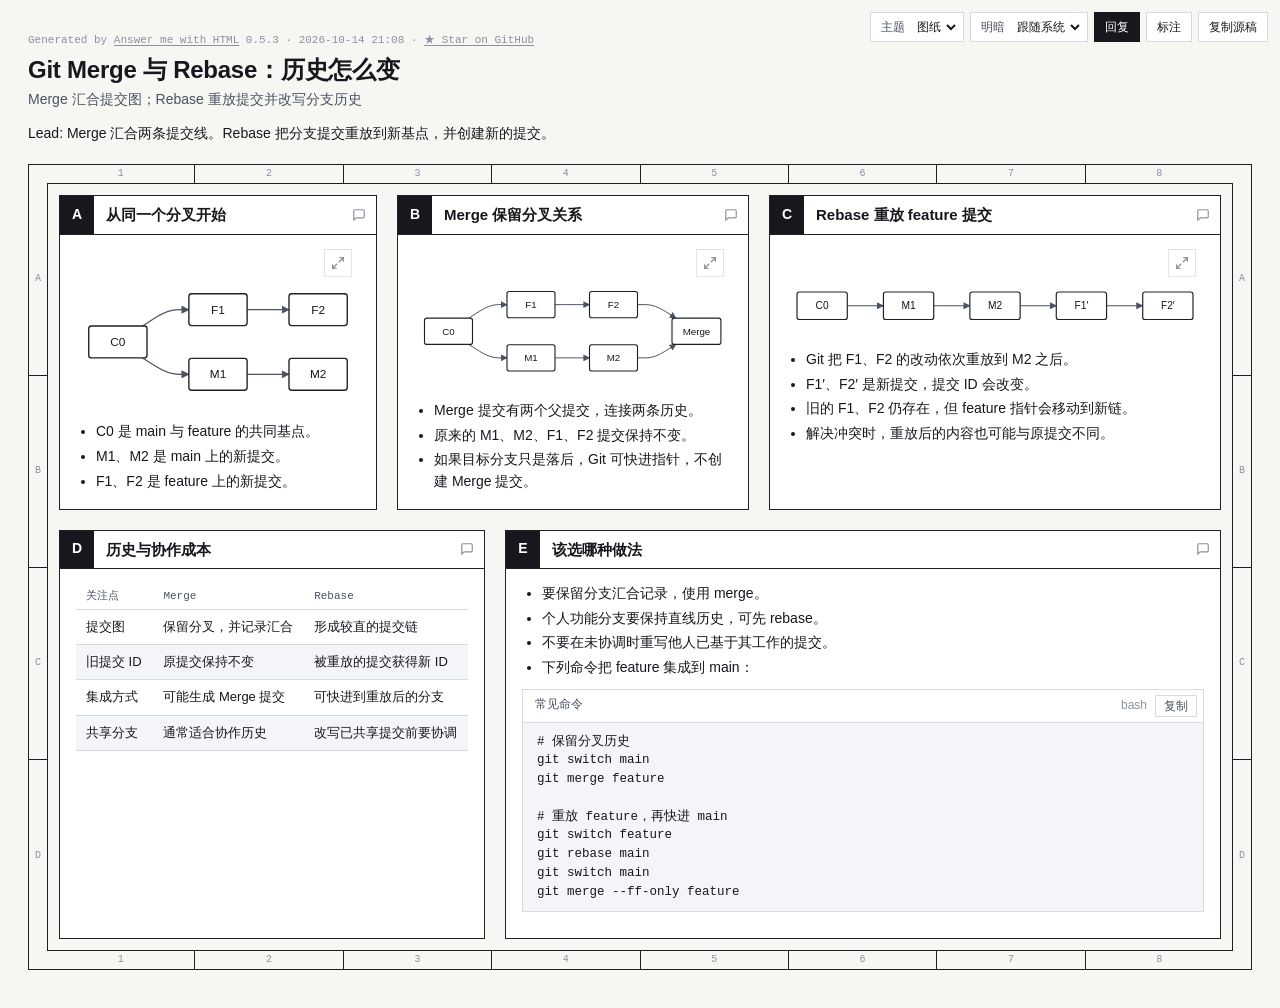
<file: workflow_explanations/examples/html/git-skill.html>
<!doctype html>
<html lang="zh-CN" data-theme="blueprint" data-mode="auto" data-style="80">
<head>
<meta charset="utf-8">
<meta name="viewport" content="width=device-width, initial-scale=1">
<meta name="generator" content="Answer me with HTML 0.5.3">
<title>Git Merge 与 Rebase：历史怎么变</title>
<style>
html[data-theme="blueprint"], html[data-theme="blueprint"][data-mode="light"] {
  --font-sans: -apple-system, BlinkMacSystemFont, "Segoe UI", "PingFang SC", "Hiragino Sans GB", "Microsoft YaHei", Roboto, "Helvetica Neue", Arial, sans-serif;
  --font-mono: ui-monospace, SFMono-Regular, "JetBrains Mono", Menlo, Consolas, "Liberation Mono", monospace;
  --radius: 0px;
  --shadow: none;
  --bw: 1.5px;
  --head-font: var(--font-sans);
  --bg: #f6f6f3;
  --paper: #ffffff;
  --ink: #16181d;
  --ink-2: #4b5260;
  --ink-3: #8b929e;
  --line: #1d2026;
  --line-2: #d6dae1;
  --fill: #f3f5f8;
  --accent: #1d5fbf;
  --accent-bg: #e4ecf8;
  --ok: #1d5fbf;
  --ok-bg: #e4ecf8;
  --err: #c62828;
  --err-bg: #fbeaea;
  --warn: #a8620a;
  --warn-bg: #fdf3e2;
  --head-bg: #16181d;
  --head-fg: #ffffff;
}
html[data-theme="blueprint"][data-mode="dark"] {
  --bg: #081322;
  --paper: #0d1c31;
  --ink: #e6edf7;
  --ink-2: #a9b8cc;
  --ink-3: #6b7f99;
  --line: #c9d6e8;
  --line-2: #23385a;
  --fill: #12253f;
  --accent: #6ea8ff;
  --accent-bg: #16305a;
  --ok: #6ea8ff;
  --ok-bg: #16305a;
  --err: #ff7070;
  --err-bg: #3b1620;
  --warn: #f0b14a;
  --warn-bg: #3a2a10;
  --head-bg: #e6edf7;
  --head-fg: #081322;
}
@media (prefers-color-scheme: dark) {
html[data-theme="blueprint"][data-mode="auto"] {
  --bg: #081322;
  --paper: #0d1c31;
  --ink: #e6edf7;
  --ink-2: #a9b8cc;
  --ink-3: #6b7f99;
  --line: #c9d6e8;
  --line-2: #23385a;
  --fill: #12253f;
  --accent: #6ea8ff;
  --accent-bg: #16305a;
  --ok: #6ea8ff;
  --ok-bg: #16305a;
  --err: #ff7070;
  --err-bg: #3b1620;
  --warn: #f0b14a;
  --warn-bg: #3a2a10;
  --head-bg: #e6edf7;
  --head-fg: #081322;
}
}

html[data-theme="shadcn"], html[data-theme="shadcn"][data-mode="light"] {
  --font-sans: -apple-system, BlinkMacSystemFont, "Segoe UI", "PingFang SC", "Hiragino Sans GB", "Microsoft YaHei", Roboto, "Helvetica Neue", Arial, sans-serif;
  --font-mono: ui-monospace, SFMono-Regular, "JetBrains Mono", Menlo, Consolas, "Liberation Mono", monospace;
  --radius: 8px;
  --shadow: 0 1px 2px 0 rgba(0,0,0,0.05);
  --bw: 1px;
  --head-font: var(--font-sans);
  --bg: #fafafa;
  --paper: #ffffff;
  --ink: #09090b;
  --ink-2: #71717a;
  --ink-3: #a1a1aa;
  --line: #e4e4e7;
  --line-2: #f0f0f2;
  --fill: #f4f4f5;
  --accent: #2563eb;
  --accent-bg: #eff6ff;
  --ok: #16a34a;
  --ok-bg: #f0fdf4;
  --err: #dc2626;
  --err-bg: #fef2f2;
  --warn: #d97706;
  --warn-bg: #fffbeb;
  --head-bg: #18181b;
  --head-fg: #fafafa;
}
html[data-theme="shadcn"][data-mode="dark"] {
  --bg: #09090b;
  --paper: #121215;
  --ink: #fafafa;
  --ink-2: #a1a1aa;
  --ink-3: #71717a;
  --line: #27272a;
  --line-2: #1c1c1f;
  --fill: #18181b;
  --accent: #60a5fa;
  --accent-bg: #172554;
  --ok: #4ade80;
  --ok-bg: #052e16;
  --err: #f87171;
  --err-bg: #450a0a;
  --warn: #fbbf24;
  --warn-bg: #451a03;
  --head-bg: #fafafa;
  --head-fg: #18181b;
}
@media (prefers-color-scheme: dark) {
html[data-theme="shadcn"][data-mode="auto"] {
  --bg: #09090b;
  --paper: #121215;
  --ink: #fafafa;
  --ink-2: #a1a1aa;
  --ink-3: #71717a;
  --line: #27272a;
  --line-2: #1c1c1f;
  --fill: #18181b;
  --accent: #60a5fa;
  --accent-bg: #172554;
  --ok: #4ade80;
  --ok-bg: #052e16;
  --err: #f87171;
  --err-bg: #450a0a;
  --warn: #fbbf24;
  --warn-bg: #451a03;
  --head-bg: #fafafa;
  --head-fg: #18181b;
}
}

html[data-theme="paper"], html[data-theme="paper"][data-mode="light"] {
  --font-sans: -apple-system, BlinkMacSystemFont, "Segoe UI", "PingFang SC", "Hiragino Sans GB", "Microsoft YaHei", Roboto, "Helvetica Neue", Arial, sans-serif;
  --font-mono: ui-monospace, SFMono-Regular, "JetBrains Mono", Menlo, Consolas, "Liberation Mono", monospace;
  --font-serif: "Iowan Old Style", "Palatino Linotype", Palatino, Georgia, "Songti SC", "STSong", "Noto Serif CJK SC", "Source Han Serif SC", serif;
  --radius: 2px;
  --shadow: none;
  --bw: 1px;
  --head-font: var(--font-serif);
  --bg: #f5f2ea;
  --paper: #fdfbf6;
  --ink: #1f1c17;
  --ink-2: #57514a;
  --ink-3: #8c867b;
  --line: #cbc3b4;
  --line-2: #e5dfd3;
  --fill: #f3eee4;
  --accent: #8c2f1e;
  --accent-bg: #f5e5df;
  --ok: #2e6a3b;
  --ok-bg: #e4efe5;
  --err: #a3251b;
  --err-bg: #f7e3e0;
  --warn: #7f5300;
  --warn-bg: #f6ecd6;
  --head-bg: #1f1c17;
  --head-fg: #fdfbf6;
}
html[data-theme="paper"][data-mode="dark"] {
  --bg: #15130f;
  --paper: #1c1a15;
  --ink: #ebe5d8;
  --ink-2: #b5ad9e;
  --ink-3: #7b7467;
  --line: #4a443a;
  --line-2: #2d2a24;
  --fill: #242119;
  --accent: #e59a7d;
  --accent-bg: #3a2219;
  --ok: #8cc79a;
  --ok-bg: #1c3122;
  --err: #f0928a;
  --err-bg: #3a1d1a;
  --warn: #e3b866;
  --warn-bg: #352a13;
  --head-bg: #ebe5d8;
  --head-fg: #15130f;
}
@media (prefers-color-scheme: dark) {
html[data-theme="paper"][data-mode="auto"] {
  --bg: #15130f;
  --paper: #1c1a15;
  --ink: #ebe5d8;
  --ink-2: #b5ad9e;
  --ink-3: #7b7467;
  --line: #4a443a;
  --line-2: #2d2a24;
  --fill: #242119;
  --accent: #e59a7d;
  --accent-bg: #3a2219;
  --ok: #8cc79a;
  --ok-bg: #1c3122;
  --err: #f0928a;
  --err-bg: #3a1d1a;
  --warn: #e3b866;
  --warn-bg: #352a13;
  --head-bg: #ebe5d8;
  --head-fg: #15130f;
}
}

html:lang(zh-Hant)[data-theme][data-mode], html:lang(zh-TW)[data-theme][data-mode], html:lang(zh-HK)[data-theme][data-mode], html:lang(zh-MO)[data-theme][data-mode] {
  --font-sans: -apple-system, BlinkMacSystemFont, "Segoe UI", "PingFang TC", "Heiti TC", "Microsoft JhengHei", "Noto Sans CJK TC", "Noto Sans TC", "PingFang SC", "Microsoft YaHei", Roboto, "Helvetica Neue", Arial, sans-serif;
}

html:lang(ja)[data-theme][data-mode] {
  --font-sans: -apple-system, BlinkMacSystemFont, "Segoe UI", "Hiragino Sans", "Hiragino Kaku Gothic ProN", "Yu Gothic UI", "Yu Gothic", Meiryo, "Noto Sans CJK JP", "Noto Sans JP", "PingFang SC", "Microsoft YaHei", Roboto, "Helvetica Neue", Arial, sans-serif;
}

html:lang(he)[data-theme][data-mode] {
  --font-sans: -apple-system, BlinkMacSystemFont, "Segoe UI", "Noto Sans Hebrew", "Arial Hebrew", Arial, Roboto, "Helvetica Neue", sans-serif;
}

/* Answer me with HTML base — uses theme variables only, never hard-coded colors (theme tokens and decorations: themes/<name>.js). Exception: the var() fallbacks of diagrams (flow / sequence) equal the blueprint light tokens, guarded by a test. */
*, *::before, *::after { box-sizing: border-box; }
html, body { margin: 0; padding: 0; }
body {
  background: var(--bg); color: var(--ink);
  font-family: var(--font-sans); font-size: 14px; line-height: 1.55;
  -webkit-font-smoothing: antialiased;
}
code, pre, kbd { font-family: var(--font-mono); }

/* ── Toolbar ─────────────────────────────── */
.am-toolbar {
  position: fixed; top: 12px; inset-inline-end: 12px; z-index: 10; display: flex; gap: 6px;
}
.am-btn {
  font: 12px/1 var(--font-sans); color: var(--ink); background: var(--paper);
  border: 1px solid var(--line-2); border-radius: var(--radius); padding: 7px 10px; cursor: pointer;
}
.am-btn:hover { border-color: var(--ink-3); }
.am-btn:focus-visible { outline: 2px solid var(--accent); outline-offset: 2px; }
/* Theme and mode lists: a label and a native select inside one button-like box */
.am-pick {
  display: flex; align-items: center; gap: 6px; font: 12px/1 var(--font-sans); color: var(--ink-2); background: var(--paper);
  border: 1px solid var(--line-2); border-radius: var(--radius); padding-block: 0; padding-inline: 10px 4px;
}
.am-pick:hover { border-color: var(--ink-3); }
.am-pick:focus-within { outline: 2px solid var(--accent); outline-offset: 2px; }
.am-pick select {
  font: inherit; color: var(--ink); background: transparent; border: 0; padding: 6px 2px; cursor: pointer; outline: none;
}
.am-pick option { color: var(--ink); background: var(--paper); }

/* ── Header ───────────────────────────────── */
.am-head { margin: 0 0 20px; padding-inline-end: 300px; }
.am-head h1 { margin: 0; font-size: 24px; line-height: 1.25; letter-spacing: -0.01em; }
.am-sub { margin: 4px 0 0; color: var(--ink-2); }
.am-head-meta { display: flex; flex-wrap: wrap; gap: 6px 18px; margin-top: 10px; font-size: 12px; color: var(--ink-2); }
.am-head-meta b { font-family: var(--font-mono); font-weight: 400; color: var(--ink-3); margin-inline-end: 6px; }
.am-intro { margin-top: 12px; max-width: 80ch; }

/* ── sheet template ────────────────────────── */
.am-sheet { max-width: 1680px; margin: 0 auto; padding: 32px 28px 40px; }
.am-frame { position: relative; }
.am-grid {
  display: grid; grid-template-columns: repeat(var(--cols, 3), minmax(0, 1fr));
  gap: 20px; align-items: start;
}
.am-ruler { display: none; }
.am-ruler span { flex: 1; display: flex; align-items: center; justify-content: center; }
.am-ruler--top, .am-ruler--bottom { left: 18px; right: 18px; height: 18px; }
.am-ruler--top { top: 0; }
.am-ruler--bottom { bottom: 0; }
.am-ruler--left, .am-ruler--right { top: 18px; bottom: 18px; width: 18px; flex-direction: column; }
.am-ruler--left { left: 0; }
.am-ruler--right { right: 0; }
.am-ruler--top span + span, .am-ruler--bottom span + span { border-inline-start: 1px solid var(--line); }
.am-ruler--left span + span, .am-ruler--right span + span { border-top: 1px solid var(--line); }

/* ── Panels ───────────────────────────────── */
.am-panel {
  background: var(--paper); border: var(--bw) solid var(--line); border-radius: var(--radius);
  box-shadow: var(--shadow); min-width: 0; overflow: hidden;
}
.am-panel-head {
  display: flex; align-items: stretch; gap: 0; border-bottom: var(--bw) solid var(--line); min-height: 34px;
}
.am-panel-id {
  display: flex; align-items: center; justify-content: center; min-width: 34px; padding: 0 8px;
  background: var(--head-bg); color: var(--head-fg); font-weight: 600; font-size: 14px;
}
.am-panel-head h2 { margin: 0; padding: 7px 12px; font-size: 15px; font-weight: 600; flex: 1; display: flex; align-items: center; }
.am-panel-meta { align-self: center; padding: 0 12px; font: 11px/1.3 var(--font-mono); color: var(--ink-2); text-align: end; }
.am-panel-body { padding: 14px 16px 16px; }
.am-panel-body > * + * { margin-top: 12px; }

/* ── Markdown body ───────────────────────── */
.am-md > :first-child { margin-top: 0; }
.am-md > :last-child { margin-bottom: 0; }
.am-md p { margin: 0 0 8px; }
.am-md ul, .am-md ol { margin: 0 0 8px; padding-inline-start: 20px; }
.am-md li + li { margin-top: 3px; }
.am-md h3, .am-md h4 { margin: 14px 0 6px; font-size: 13px; }
.am-md a { color: var(--accent); }
.am-md blockquote { margin: 0 0 8px; padding: 2px 12px; border-inline-start: 3px solid var(--line-2); color: var(--ink-2); }
.am-md :not(pre) > code { font-size: 0.9em; background: var(--fill); padding: 1px 5px; border-radius: 4px; }
.am-md hr { border: 0; border-top: 1px solid var(--line-2); margin: 12px 0; }
.am-md table { width: 100%; border-collapse: collapse; font-size: 13px; }
.am-md th {
  text-align: start; font: 11px/1.3 var(--font-mono); color: var(--ink-2); font-weight: 400;
  padding: 6px 10px; border-bottom: 1px solid var(--line-2);
}
/* th { text-align: start } outranks the align attribute from Markdown alignment, so restore right and center columns explicitly. */
.am-md th[align="right"] { text-align: right; }
.am-md th[align="center"] { text-align: center; }
.am-md td { padding: 7px 10px; border-bottom: 1px solid var(--line-2); vertical-align: top; }
.am-md tbody tr:nth-child(even) td { background: var(--fill); }
.am-table-wrap { overflow-x: auto; }
/* Images scale down to the panel and never past 70% of the window height, keeping their shape. */
.am-md img { max-width: 100%; max-height: 70vh; height: auto; }
.am-figure { margin: 0; text-align: center; }
.am-figure img { display: block; margin: 0 auto; border: 1px solid var(--line-2); border-radius: var(--radius); }
.am-figure figcaption { margin-top: 6px; font-size: 12px; line-height: 1.4; color: var(--ink-2); }
.am-code {
  margin: 0; padding: 12px 14px; background: var(--fill); border: 1px solid var(--line-2);
  border-radius: var(--radius); overflow-x: auto; font-size: 12.5px; line-height: 1.5;
}
/* Ask: a decision the reader makes; the suggested option starts selected */
.am-ask { margin: 10px 0; padding: 10px 12px 8px; border: 1px solid var(--line-2); border-radius: var(--radius); background: var(--fill); min-width: 0; }
/* The question floats inside the box, so a long question wraps like text instead of riding on the border */
.am-ask-q { float: left; width: 100%; padding: 0; margin-bottom: 4px; font-weight: 600; }
/* Two columns: the control, then the label, tag and note, which wrap under the label and never under the control */
.am-ask-opt { clear: both; display: grid; grid-template-columns: auto minmax(0, 1fr); column-gap: 8px; align-items: baseline; padding: 5px 2px; cursor: pointer; }
.am-ask-opt input { margin: 0; accent-color: var(--accent); position: relative; top: 2px; }
.am-ask-tag { display: inline-block; font-size: 11px; line-height: 1.5; color: var(--accent); border: 1px solid var(--accent); border-radius: 999px; padding: 0 6px; white-space: nowrap; }
.am-ask-note { display: block; color: var(--ink-2); }
/* Comment box under each panel, and the Reply sheet */
.am-comment-btn {
  display: flex; flex-shrink: 0; align-self: center; margin-block: 0; margin-inline: auto 6px; color: var(--ink-3); background: transparent;
  border: 1px solid transparent; border-radius: var(--radius); padding: 3px; cursor: pointer;
}
.am-panel-meta + .am-comment-btn { margin-inline-start: 0; }
.am-panel:hover .am-comment-btn, .am-comment-btn:focus-visible, .am-comment-btn[aria-expanded="true"] { border-color: var(--line-2); color: var(--ink-2); }
.am-panel .am-comment-btn.am-comment-btn--on { color: var(--accent); border-color: var(--accent); }
.am-panel--bare { position: relative; }
.am-panel--bare > .am-comment-btn { position: absolute; top: 4px; inset-inline-end: 0; }
.am-comment { padding: 0 14px 12px; }
.am-comment textarea, .am-reply textarea {
  width: 100%; font: 13px/1.5 var(--font-sans); color: var(--ink); background: var(--paper);
  border: 1px solid var(--line-2); border-radius: var(--radius); padding: 8px 10px; resize: vertical;
}
.am-comment textarea:focus-visible, .am-reply textarea:focus-visible { outline: 2px solid var(--accent); outline-offset: 1px; }
.am-btn--reply { color: var(--paper); background: var(--ink); border-color: var(--ink); }
.am-btn--reply:hover { opacity: .88; }
.am-reply {
  width: min(640px, calc(100vw - 32px)); padding: 16px; color: var(--ink); background: var(--paper);
  border: 1px solid var(--line-2); border-radius: var(--radius); box-shadow: 0 12px 40px rgba(0,0,0,.25);
}
.am-reply::backdrop { background: rgba(0,0,0,.35); }
.am-reply-head { display: flex; flex-wrap: wrap; align-items: baseline; gap: 4px 10px; margin-bottom: 10px; }
.am-reply-head span { color: var(--ink-2); font-size: 13px; }
.am-reply textarea { font-family: var(--font-mono); font-size: 12.5px; }
.am-reply-actions { display: flex; justify-content: flex-end; gap: 8px; margin-top: 10px; }
.am-reply .am-btn:disabled { opacity: .5; cursor: default; }
/* The sheet shows the reply drawn (src/runtime/reply-view.js), each line in its own direction; the Markdown that Copy copies sits under a fold. */
.am-reply-view {
  max-height: min(60vh, 26em); overflow: auto; padding: 10px 12px; font: 14px/1.6 var(--font-sans); color: var(--ink);
  background: var(--paper); border: 1px solid var(--line-2); border-radius: var(--radius); overflow-wrap: anywhere;
}
.am-reply-view:focus-visible { outline: 2px solid var(--accent); outline-offset: 1px; }
.am-reply-view > div { text-align: start; unicode-bidi: isolate; }
.am-rv-gap { height: .5em; }
.am-rv-h1 { font-weight: 700; font-size: 15px; }
.am-rv-h2 { font-weight: 700; color: var(--ink-2); margin-top: 2px; }
.am-rv-tag {
  display: inline-block; min-width: 1.6em; padding: 0 4px; font-size: 12px; line-height: 1.5; text-align: center;
  color: var(--ink-2); border: 1px solid var(--line-2); border-radius: var(--radius);
}
.am-rv-a { padding-inline-start: 1.6em; }
.am-rv-a em { color: var(--ink-2); }
.am-rv-quote { margin-inline-start: 1em; padding-inline-start: 10px; border-inline-start: 3px solid var(--line-2); color: var(--ink-2); white-space: pre-wrap; }
.am-reply-raw summary { margin-top: 10px; margin-bottom: 6px; font-size: 12px; color: var(--ink-2); cursor: pointer; }
/* The bar at the bottom of the page: counts and one-click copy, so the reader need not go to the Reply button at the top. */
.am-reply-bar {
  position: fixed; inset-block-end: 16px; inset-inline: 0; margin-inline: auto; width: max-content; max-width: calc(100vw - 24px);
  z-index: 10; display: flex; align-items: center; gap: 10px; padding-block: 8px; padding-inline: 14px 8px; font-size: 13px;
  color: var(--ink); background: var(--paper); border: 1px solid var(--line-2); border-radius: var(--radius); box-shadow: 0 6px 24px rgba(0,0,0,.18);
}
.am-reply-bar[hidden] { display: none; }
.am-reply-bar-count { color: var(--ink-2); }
.am-reply-bar .am-btn { flex: none; white-space: nowrap; }
body.am-has-reply-bar { padding-block-end: 72px; }
@media (max-width: 480px) {
  .am-reply-bar { inset-inline: 12px; width: auto; justify-content: space-between; }
}
/* Code block: a header (title or path:lines, language, copy), then one span per line; numbered blocks show the line number in a gutter */
.am-codeblock { margin: 10px 0; min-width: 0; }
.am-codeblock .am-code { border-top-left-radius: 0; border-top-right-radius: 0; padding: 10px 0; }
.am-code-head {
  display: flex; align-items: center; gap: 8px; padding: 5px 6px 5px 12px; font: 12px/1.3 var(--font-sans); color: var(--ink-2);
  background: var(--paper); border: 1px solid var(--line-2); border-bottom: 0; border-radius: var(--radius) var(--radius) 0 0;
}
.am-code-title { font-family: var(--font-mono); overflow: hidden; text-overflow: ellipsis; white-space: nowrap; min-width: 0; }
.am-code-lang { margin-left: auto; color: var(--ink-3); text-transform: lowercase; }
.am-code-copy { font: 12px/1 var(--font-sans); color: var(--ink-2); background: transparent; border: 1px solid var(--line-2); border-radius: var(--radius); padding: 4px 8px; cursor: pointer; margin-left: auto; }
.am-code-lang + .am-code-copy { margin-left: 0; }
.am-code-copy:hover { border-color: var(--ink-3); color: var(--ink); }
.am-code-copy:focus-visible { outline: 2px solid var(--accent); outline-offset: 2px; }
.am-code code { display: block; min-width: max-content; }
.am-ln { display: block; padding: 0 14px; min-height: 1.5em; white-space: pre; }
.am-ln--hl { background: var(--accent-bg); box-shadow: inset 3px 0 0 var(--accent); }
.am-code--num .am-ln::before {
  content: attr(data-n); display: inline-block; width: 3.5ch; margin-right: 12px; text-align: right; color: var(--ink-3);
  user-select: none; -webkit-user-select: none;
}

/* ── Status badges ok / no / warn ──────────────── */
.am-status { white-space: nowrap; font-weight: 500; }
.am-status--ok { color: var(--ok); }
.am-status--no { color: var(--err); }
.am-status--warn { color: var(--warn); }
.am-status-icon { display: inline-block; width: 1.1em; font-weight: 700; }

/* ── callout ─────────────────────────────── */
.am-callout {
  border: 1px solid var(--line-2); border-inline-start: 3px solid var(--accent); background: var(--accent-bg);
  padding: 10px 14px; border-radius: var(--radius);
}
.am-callout--ok { border-inline-start-color: var(--ok); background: var(--ok-bg); }
.am-callout--warn { border-inline-start-color: var(--warn); background: var(--warn-bg); }
.am-callout--err { border-inline-start-color: var(--err); background: var(--err-bg); }
.am-callout-title { font-weight: 600; margin-bottom: 4px; }

/* ── kv title block ─────────────────────────── */
.am-kv {
  display: grid; grid-template-columns: repeat(var(--kv-cols, 2), minmax(0, 1fr)); margin: 0;
  border-top: var(--bw) solid var(--line); border-inline-start: var(--bw) solid var(--line);
}
.am-kv-cell { border-inline-end: var(--bw) solid var(--line); border-bottom: var(--bw) solid var(--line); padding: 6px 10px 8px; min-width: 0; }
.am-kv-cell--wide { grid-column: 1 / -1; }
.am-kv dt { font: 11px/1.4 var(--font-mono); color: var(--ink-2); }
.am-kv dd { margin: 2px 0 0; font-size: 14px; font-weight: 500; overflow-wrap: anywhere; }
.am-kv-cell--wide dd { font-size: 17px; font-weight: 600; }

/* ── timeline ────────────────────────────── */
.am-timeline { list-style: none; margin: 0; padding: 0; }
.am-timeline--h { display: grid; grid-template-columns: repeat(var(--n, 1), minmax(0, 1fr)); padding-top: 4px; }
.am-timeline--h li { position: relative; text-align: center; padding: 0 6px; }
.am-timeline--h li::before {
  content: ""; position: absolute; top: 31px; left: 0; right: 0; border-top: var(--bw) solid var(--line);
}
.am-timeline--h li:first-child::before { inset-inline-start: 50%; }
.am-timeline--h li:last-child::before { inset-inline-end: 50%; }
.am-tl-when { display: block; font-size: 15px; font-weight: 500; height: 24px; }
.am-tl-dot {
  position: relative; display: block; width: 11px; height: 11px; margin: 2px auto 8px;
  border: var(--bw) solid var(--line); border-radius: 50%; background: var(--paper);
}
.am-tl-item--hi .am-tl-dot { background: var(--hi-stroke, var(--accent)); border-color: var(--hi-stroke, var(--accent)); }
.am-tl-title { display: block; font-size: 12.5px; font-weight: 500; }
.am-tl-text { display: block; font-size: 12px; color: var(--ink-2); line-height: 1.45; }
.am-timeline--v li { position: relative; padding: 0 0 14px; padding-inline-start: 22px; }
.am-timeline--v li::before { content: ""; position: absolute; inset-inline-start: 5px; top: 6px; bottom: -6px; border-inline-start: var(--bw) solid var(--line-2); }
.am-timeline--v li:last-child::before { display: none; }
.am-timeline--v .am-tl-dot { position: absolute; inset-inline-start: 0; top: 4px; margin: 0; }
.am-timeline--v .am-tl-when { display: inline; height: auto; font: 12px var(--font-mono); color: var(--ink-2); margin-inline-end: 8px; }
.am-timeline--v .am-tl-title { display: inline; font-size: 14px; }
.am-timeline--v .am-tl-text { margin-top: 2px; }
/* .am-tl-wrap is the container (src/components/timeline.js): a horizontal timeline answers to the width it has, not to the width of the window, since a
   sheet puts panels two or three to a row. Below 560 px (about 90 px for each of the six items a timeline has by default) its dates
   wrap and the dots cover them, so it lays out like timeline v: line and dots at the start, text beside them. */
.am-tl-wrap { container-type: inline-size; }
@container (max-width: 560px) {
  .am-timeline--h { display: block; padding-top: 0; }
  .am-timeline--h li { text-align: start; padding: 0 0 14px; padding-inline-start: 22px; }
  .am-timeline--h li::before, .am-timeline--h li:first-child::before {
    top: 6px; bottom: -6px; inset-inline-start: 5px; inset-inline-end: auto; border-top: 0; border-inline-start: var(--bw) solid var(--line-2);
  }
  .am-timeline--h li:last-child::before { display: none; }
  .am-timeline--h .am-tl-dot { position: absolute; inset-inline-start: 0; top: 4px; margin: 0; }
  .am-timeline--h .am-tl-when { display: inline; height: auto; font: 12px var(--font-mono); color: var(--ink-2); margin-inline-end: 8px; }
  .am-timeline--h .am-tl-title { display: inline; font-size: 14px; }
  .am-timeline--h .am-tl-text { margin-top: 2px; }
}

/* ── annot sentence notes ──────────────────────── */
.am-annot + .am-annot { border-top: 1px solid var(--line-2); padding-top: 12px; }
.am-annot-head { display: flex; justify-content: space-between; gap: 12px; font-size: 13px; font-weight: 600; margin-bottom: 8px; }
.am-annot-meta { font: 11px var(--font-mono); font-weight: 400; color: var(--ink-2); }
.am-annot-scroll { overflow-x: auto; }
.am-annot-line {
  position: relative; display: inline-block; white-space: pre; font: 14px/1.6 var(--font-mono);
  padding-bottom: calc(var(--rows, 0) * 17px + 14px);
}
.am-annot-line--wrap { display: block; white-space: normal; padding-bottom: 10px; }
.am-annot-line--wrap .am-seg { white-space: nowrap; }
.am-seg { position: relative; }
.am-seg::after {
  content: ""; position: absolute; left: 1px; right: 1px; top: calc(100% + 1px); height: 5px;
  border: 1px solid var(--accent); border-top: 0;
}
.am-seg-n {
  position: absolute; inset-inline-start: 0; top: calc(100% + 8px + var(--row, 0) * 17px);
  font: 11px/16px var(--font-sans); color: var(--accent); white-space: nowrap;
}
.am-seg--err { color: var(--err); }
.am-seg--err::after { border-color: var(--err); }
.am-seg--err .am-seg-n { color: var(--err); }
.am-annot-caption { font-size: 12px; color: var(--ink-2); }

/* ── limits bars ───────────────────────── */
.am-lim + .am-lim { margin-top: 14px; }
.am-lim-head { display: flex; justify-content: space-between; gap: 12px; font-size: 13px; margin-bottom: 4px; }
.am-lim-val { font: 12px var(--font-mono); color: var(--accent); white-space: nowrap; }
.am-lim-track { position: relative; height: 12px; border: 1px solid var(--line-2); background: var(--fill); border-radius: calc(var(--radius) / 2); }
.am-lim-fill { position: absolute; inset-inline-start: 0; top: 0; bottom: 0; background: var(--accent-bg); border-inline-end: 1px solid var(--accent); }
.am-lim-mark { position: absolute; top: -4px; bottom: -4px; border-left: 2px solid var(--accent); }
.am-lim.is-over .am-lim-fill { background: var(--err-bg); border-inline-end-color: var(--err); }
.am-lim.is-over .am-lim-val { color: var(--err); }
.am-lim-ticks { position: relative; height: 16px; font: 10px/16px var(--font-mono); color: var(--ink-3); }
.am-lim-ticks span { position: absolute; transform: translateX(-50%); }
.am-lim-ticks span:first-child { transform: none; }
.am-lim-note { font-size: 11px; color: var(--ink-2); margin-inline-start: 6px; }

/* ── tree ─────────────────────────── */
.am-tree { font-size: 13px; }
.am-tree-root { display: flex; justify-content: center; position: relative; padding-bottom: 18px; }
.am-tree-root::after { content: ""; position: absolute; bottom: 0; left: 50%; height: 18px; border-left: var(--bw) solid var(--line); }
.am-tree-root--solo { padding-bottom: 12px; }
.am-tree-root--solo::after { display: none; }
.am-tree-box {
  border: var(--node-width, var(--bw)) solid var(--node-stroke, var(--line)); background: var(--node-fill, var(--paper)); padding: 6px 14px; text-align: center;
  border-radius: var(--node-radius, var(--radius)); font-weight: 600; color: var(--node-text, inherit); filter: var(--node-shadow, none);
}
.am-tree-box small { display: block; font-weight: 400; color: var(--ink-2); font-size: 12px; }
/* The root box and a highlighted box are emphasis: they take the highlight tokens. With none set the root box keeps its accent tint and a highlighted box looks like any other. */
.am-tree-box--root, .am-tree-box--hi { border-color: var(--hi-stroke, var(--node-stroke, var(--line))); color: var(--hi-text, var(--node-text, inherit)); }
.am-tree-box--root { background: var(--hi-fill, var(--accent-bg)); }
.am-tree-box--hi { background: var(--hi-fill, var(--node-fill, var(--paper))); }
.am-tree-box--root small, .am-tree-box--hi small { color: var(--hi-text, var(--ink-2)); }
.am-tree-box--root { font-size: 15px; padding: 8px 28px; }
.am-tree-cols { display: grid; grid-template-columns: repeat(var(--n, 1), minmax(0, 1fr)); }
.am-tree-col { position: relative; padding: 18px 8px 0; min-width: 0; }
.am-tree-col::before { content: ""; position: absolute; top: 0; left: 0; right: 0; border-top: var(--bw) solid var(--line); }
.am-tree-col:first-child::before { inset-inline-start: 50%; }
.am-tree-col:last-child::before { inset-inline-end: 50%; }
.am-tree-col::after { content: ""; position: absolute; top: 0; left: 50%; height: 18px; border-left: var(--bw) solid var(--line); }
.am-tree-list, .am-tree-list ul { list-style: none; margin: 0; padding: 0; }
.am-tree-col > .am-tree-list { margin: 8px 0 0; margin-inline-start: 14px; }
.am-tree-list ul { margin-inline-start: 16px; }
.am-tree-list li { position: relative; padding: 3px 0; padding-inline-start: 18px; }
.am-tree-list li::before { content: ""; position: absolute; inset-inline-start: 0; top: 0.95em; width: 12px; border-top: 1px solid var(--ink-3); }
.am-tree-list li::after { content: ""; position: absolute; inset-inline-start: 0; top: 0; bottom: 0; border-inline-start: 1px solid var(--ink-3); }
.am-tree-list li:last-child::after { bottom: auto; height: 0.95em; }
.am-tree-tag { font: 11px var(--font-mono); color: var(--ink-3); margin-inline-end: 4px; }
.am-tree code { font: 12px var(--font-mono); }
.am-tree-sub { display: block; font-size: 11.5px; color: var(--ink-2); }
.am-tree-hi > .am-tree-label { color: var(--accent); font-weight: 600; }

/* ── Diagrams (flow / sequence) ───────────────── */
.am-diagram { margin: 0; overflow-x: auto; text-align: center; }
/* Embedded previews can lose html[data-theme]; the fallbacks keep diagrams readable, and defined theme variables still win. */
.am-diagram svg { max-width: 100%; height: auto; font-family: var(--font-sans, sans-serif); }
.am-diagram text { fill: var(--ink, #16181d); font-size: 13px; }
/* Diagram tokens (docs/reference.md, "Diagram tokens"): each painted part reads an optional token and falls back to the look it always had,
   so a theme that sets none of them draws the same diagram. Font family, size and weight are not tokens: diagram text is measured for the sans font. */
.am-node-shape { fill: var(--node-fill, var(--paper, #ffffff)); stroke: var(--node-stroke, var(--line, #1d2026)); stroke-width: var(--node-width, var(--bw, 1.5px)); filter: var(--node-shadow, none); }
/* A cylinder is two shapes (body, then cap): only the body casts the shadow. */
.am-node-shape ~ .am-node-shape { filter: none; }
/* The corner radius is an SVG attribute (the fallback for Safari before 17.4, which ignores a CSS rx); the default here equals the attribute. A pill and a diamond keep their shape. */
.am-node--rect .am-node-shape, .am-node--er .am-node-shape { rx: var(--node-radius, 3px); }
.am-node--hi .am-node-shape { fill: var(--hi-fill, var(--accent-bg, #e4ecf8)); stroke: var(--hi-stroke, var(--accent, #1d5fbf)); }
.am-diagram .am-node-text { fill: var(--node-text, var(--ink, #16181d)); }
.am-node--hi text { fill: var(--hi-text, var(--accent, #1d5fbf)); font-weight: 600; }
.am-diagram .am-node--hi .am-node-text { fill: var(--hi-text, var(--accent, #1d5fbf)); }
.am-edge { fill: none; stroke: var(--edge-color, var(--ink-2, #4b5260)); stroke-width: var(--edge-width, 1.3); }
.am-edge--dashed { stroke-dasharray: 5 4; }
.am-arrow { fill: var(--edge-color, var(--ink-2, #4b5260)); }
.am-edge-label rect { fill: var(--paper, #ffffff); }
.am-diagram .am-edge-label text { fill: var(--edge-label, var(--accent, #1d5fbf)); font-size: 11.5px; }
.am-cluster { fill: var(--cluster-fill, var(--fill, #f3f5f8)); stroke: var(--cluster-stroke, var(--line-2, #d6dae1)); stroke-width: 1; stroke-dasharray: 4 3; }
.am-diagram .am-cluster-label { fill: var(--ink-2, #4b5260); font: 11px var(--font-mono, monospace); }
/* The PK / FK / UK marks of an entity follow the node text, and the highlighted text in a highlighted entity, so they stay readable on the theme's fills. */
.am-diagram .am-er-key { fill: var(--node-text, var(--ink-2, #4b5260)); }
.am-diagram .am-node--hi .am-er-key { fill: var(--hi-text, var(--ink-2, #4b5260)); }
.am-lifeline { stroke: var(--lifeline-color, var(--ink-3, #8b929e)); stroke-width: 1; stroke-dasharray: 4 4; }
/* An actor (and the box of a divider) looks like a node unless the theme sets the actor tokens. */
.am-actor { fill: var(--actor-fill, var(--node-fill, var(--paper, #ffffff))); stroke: var(--actor-stroke, var(--node-stroke, var(--line, #1d2026))); stroke-width: var(--node-width, var(--bw, 1.5px)); filter: var(--node-shadow, none); rx: var(--node-radius, 2px); }
.am-diagram .am-actor-text { fill: var(--actor-text, var(--node-text, var(--ink, #16181d))); }
.am-note { fill: var(--note-fill, var(--warn-bg, #fdf3e2)); stroke: var(--note-stroke, var(--warn, #a8620a)); stroke-width: var(--note-width, 1); rx: var(--note-radius, 2px); }
.am-diagram .am-step { fill: var(--ink-3, #8b929e); font: 10px var(--font-mono, monospace); }

.am-diagram-expand {
  /* In flow and sticky: it sits at the end edge (right on a left-to-right page) and stays in view when the diagram scrolls sideways.
     It takes its own row above the drawing, so it never covers a node at the top-right corner of the drawing. */
  position: sticky; inset-inline-start: calc(100% - 36px); z-index: 2;
  display: flex; align-items: center; justify-content: center;
  width: 28px; height: 28px; padding: 0; margin: 0 0 4px; margin-inline: auto 8px;
  color: var(--ink-2); background: var(--paper);
  border: var(--bw, 1px) solid var(--line-2); border-radius: var(--radius);
  cursor: pointer; opacity: 0.72;
  transition: opacity 0.15s, color 0.15s, border-color 0.15s, background 0.15s;
}
.am-diagram:hover .am-diagram-expand,
.am-diagram-expand:focus-visible { opacity: 1; }
.am-diagram-expand:hover {
  opacity: 1; color: var(--ink); border-color: var(--accent); background: var(--fill);
}
.am-diagram-expand:focus-visible { outline: 2px solid var(--accent); outline-offset: 1px; }

/* ── Diagram Lightbox and Pan-Zoom Viewer ─────────── */
.am-lightbox {
  position: fixed; inset: 0; z-index: 1000;
  display: flex; flex-direction: column;
  touch-action: none;
}
.am-lightbox[hidden] { display: none !important; }

.am-lightbox-backdrop {
  position: absolute; inset: 0;
  background: rgba(0, 0, 0, 0.72);
  backdrop-filter: blur(6px);
  -webkit-backdrop-filter: blur(6px);
}

.am-lightbox-header {
  position: absolute; top: 12px; left: 24px; right: 24px; height: 36px;
  display: flex; align-items: center; justify-content: space-between;
  z-index: 10; pointer-events: none;
}
.am-lightbox-title {
  display: inline-flex; align-items: center; gap: 8px;
  color: rgba(255, 255, 255, 0.92);
  font: 13px/1 var(--font-sans, sans-serif); font-weight: 500;
  text-shadow: 0 1px 3px rgba(0, 0, 0, 0.6);
  pointer-events: auto;
  overflow: hidden; text-overflow: ellipsis; white-space: nowrap; max-width: 60vw;
}
.am-lightbox-title svg { stroke: rgba(255, 255, 255, 0.85); flex-shrink: 0; }
.am-lightbox-actions {
  display: flex; align-items: center; gap: 8px; pointer-events: auto;
}
.am-lightbox-close {
  width: 32px; height: 32px;
  background: var(--paper);
  border: var(--bw, 1px) solid var(--line-2);
  border-radius: 50%;
  color: var(--ink);
  font-size: 15px; line-height: 1;
  cursor: pointer;
  display: flex; align-items: center; justify-content: center;
  box-shadow: 0 4px 12px rgba(0, 0, 0, 0.25);
  transition: background 0.15s, color 0.15s, transform 0.15s, border-color 0.15s;
}
.am-lightbox-close:hover {
  color: var(--accent); border-color: var(--accent); background: var(--fill); transform: scale(1.05);
}
.am-lightbox-close:focus-visible { outline: 2px solid var(--accent); outline-offset: 1px; }

.am-lightbox-stage {
  position: absolute;
  top: 54px; bottom: 20px; left: 24px; right: 24px;
  background: var(--paper);
  border: var(--bw, 1px) solid var(--line-2);
  border-radius: max(var(--radius), 14px);
  box-shadow: 0 24px 64px rgba(0, 0, 0, 0.45);
  overflow: hidden;
  cursor: grab;
  user-select: none;
  -webkit-user-select: none;
}
.am-lightbox-stage.am-panning { cursor: grabbing; }

.am-lightbox-canvas {
  position: absolute; left: 0; top: 0;
  transform-origin: 0 0;
  will-change: transform;
  pointer-events: none;
}
.am-lightbox-canvas svg {
  max-width: none !important;
  max-height: none !important;
  display: block;
  font-family: var(--font-sans, sans-serif);
}

/* ── doc template ────────────────────────── */
.am-doc { max-width: 1120px; margin: 0 auto; padding: 40px 28px 64px; }
.am-doc-layout { display: grid; grid-template-columns: 200px minmax(0, 1fr); gap: 32px; align-items: start; }
.am-doc-layout--notoc { grid-template-columns: minmax(0, 1fr); max-width: 860px; }
.am-toc { position: sticky; top: 24px; font-size: 13px; }
.am-toc a { display: block; color: var(--ink-2); text-decoration: none; padding: 4px 0; padding-inline-start: 10px; border-inline-start: 2px solid var(--line-2); }
.am-toc a:hover { color: var(--ink); border-inline-start-color: var(--accent); }
.am-doc-body > .am-panel + .am-panel { margin-top: 20px; }

/* ── Responsive and print ─────────────────────────── */
@media (max-width: 1100px) {
  .am-grid { grid-template-columns: repeat(2, minmax(0, 1fr)); }
  .am-grid > .am-panel { grid-column: auto !important; }
  .am-grid > .am-panel.am-span-wide { grid-column: 1 / -1 !important; }
}
@media (max-width: 760px) {
  .am-sheet, .am-doc { padding: 56px 12px 24px; }
  .am-head { padding-inline-end: 0; }
  .am-grid { grid-template-columns: minmax(0, 1fr); }
  .am-grid > .am-panel.am-span-wide { grid-column: auto !important; }
  .am-doc-layout { grid-template-columns: minmax(0, 1fr); }
  .am-toc { position: static; }
  .am-tree-cols { grid-template-columns: minmax(0, 1fr); }
  /* Tables and diagrams keep their size: the wrapper scrolls horizontally when they overflow. A cell is never narrower than about
     two short words, so a phone does not stack them one per line. On wider screens the sheet layout (src/runtime/layout-dom.js)
     gives a table panel the width its columns read well at. */
  .am-md th, .am-md td { min-width: 8em; }
  .am-diagram svg { max-width: none; }
  .am-lightbox-header { top: 8px; left: 12px; right: 12px; }
  .am-lightbox-stage { top: 46px; bottom: 12px; left: 12px; right: 12px; border-radius: max(var(--radius), 10px); }
}
.am-colophon { margin: 0 0 8px; font: 11px var(--font-mono); color: var(--ink-3); }
.am-colophon a { color: inherit; text-decoration: underline; text-underline-offset: 2px; }

@media print {
  .am-toolbar, .am-diagram-expand, .am-lightbox, .am-code-copy, .am-comment-btn, .am-comment, .am-reply, .am-reply-bar { display: none !important; }
  body { background: var(--paper); }
  .am-panel { break-inside: avoid; box-shadow: none; }
}
/* Printed on paper narrower than three columns, the two-column grid left a hole beside every panel next to a full-width one
   (a wide table, a wide diagram): one panel per row instead. */
@media print and (max-width: 1100px) {
  .am-grid { grid-template-columns: minmax(0, 1fr); }
  .am-grid > .am-panel { grid-column: auto !important; }
}
.am-panel--bare { border: 0; background: transparent; box-shadow: none; }
.am-panel--bare > .am-panel-body { padding: 0; }
.am-panel--bare .am-kv { background: var(--paper); }

/* Remark mode: block marks with a note, collected into the Reply copy (src/runtime/remark.js). Each kind borrows a status colour of
   the theme, so a mark reads in light and dark mode on every theme. */
.am-btn--remark.is-on { background: var(--ink); border-color: var(--ink); color: var(--paper); }
.am-remark-hover { outline: 1px dashed var(--ink-3); outline-offset: 2px; cursor: pointer; }
:is(.am-mark, .am-remark-kind)[data-kind="suggestion"] { --mark: var(--warn); --mark-bg: var(--warn-bg); }
:is(.am-mark, .am-remark-kind)[data-kind="keep"] { --mark: var(--ok); --mark-bg: var(--ok-bg); }
:is(.am-mark, .am-remark-kind)[data-kind="question"] { --mark: var(--accent); --mark-bg: var(--accent-bg); }
:is(.am-mark, .am-remark-kind)[data-kind="concern"] { --mark: var(--err); --mark-bg: var(--err-bg); }
.am-mark { border-inline-start: 3px solid var(--mark); padding-inline-start: 10px; background: var(--mark-bg); border-radius: 1px; }
/* The note chip sits inside the marked block (a table takes it as its caption, a list item puts it before its sub-list), so lists and
   grids keep their children. */
.am-mark-note {
  display: block; margin-block-start: 4px; font: 12px/1.5 var(--font-sans); letter-spacing: normal; text-transform: none;
  color: var(--ink-2); white-space: pre-wrap; caption-side: bottom; text-align: start;
}
.am-mark-note b { color: var(--ink); font-weight: 600; }
caption.am-mark-note { display: table-caption; }
/* Table rows have their own backgrounds, so a tint on the table would show on every other row only: the bar marks a table. */
table.am-mark { background: none; }
.am-remark-pop {
  position: absolute; z-index: 40; width: min(264px, calc(100vw - 16px)); padding: 8px; display: grid; gap: 6px;
  color: var(--ink); background: var(--paper); border: 1px solid var(--line-2); border-radius: var(--radius); box-shadow: 0 6px 24px rgba(0, 0, 0, .14);
}
.am-remark-pop[hidden] { display: none; }
.am-remark-kinds { display: flex; gap: 6px; flex-wrap: wrap; }
.am-remark-kind { font: 12px/1 var(--font-sans); color: var(--ink-2); background: var(--paper); border: 1px solid var(--line-2); border-radius: 999px; padding: 4px 10px; cursor: pointer; }
.am-remark-kind:hover { border-color: var(--ink-3); }
.am-remark-kind[aria-pressed="true"] { color: var(--ink); border-color: var(--mark); background: var(--mark-bg); }
.am-remark-kind:focus-visible { outline: 2px solid var(--accent); outline-offset: 1px; }
.am-remark-pop textarea { font: 13px/1.5 var(--font-sans); color: var(--ink); background: var(--paper); border: 1px solid var(--line-2); border-radius: var(--radius); padding: 6px 8px; resize: vertical; }
.am-remark-actions { display: flex; gap: 6px; }
.am-remark-actions .am-btn:disabled { opacity: .5; cursor: default; }
@media print { .am-remark-pop { display: none !important; } }


html[data-theme="blueprint"] .am-frame { border: 1px solid var(--line); padding: 30px; }
html[data-theme="blueprint"] .am-frame::before {
  content: ""; position: absolute; inset: 18px; border: 1px solid var(--line); pointer-events: none;
}
html[data-theme="blueprint"] .am-ruler {
  display: flex; position: absolute; font: 10px/1 var(--font-mono); color: var(--ink-3);
}
@media (max-width: 760px) {
  html[data-theme="blueprint"] .am-frame { padding: 0; border: 0; }
  html[data-theme="blueprint"] .am-frame::before, html[data-theme="blueprint"] .am-ruler { display: none; }
}

html[data-theme="shadcn"] .am-panel-id { border-radius: 6px; min-width: 24px; height: 24px; margin: 9px 0 9px 14px; font-size: 12px; }
html[data-theme="shadcn"] .am-panel-head { border-bottom-width: 1px; }
html[data-theme="shadcn"] .am-kv { border-color: var(--line); border-radius: var(--radius); overflow: hidden; }

html[data-theme="paper"]:lang(zh-Hant)[data-mode], html[data-theme="paper"]:lang(zh-TW)[data-mode], html[data-theme="paper"]:lang(zh-HK)[data-mode], html[data-theme="paper"]:lang(zh-MO)[data-mode] { --font-serif: "Iowan Old Style", Palatino, Georgia, "Songti TC", "PMingLiU", "MingLiU", "Noto Serif CJK TC", "Noto Serif TC", "Source Han Serif TC", "Songti SC", serif; }
html[data-theme="paper"]:lang(ja)[data-mode] { --font-serif: "Iowan Old Style", Palatino, Georgia, "Hiragino Mincho ProN", "Yu Mincho", "Noto Serif CJK JP", "Noto Serif JP", "Songti SC", serif; }
html[data-theme="paper"]:lang(he)[data-mode] { --font-serif: "Iowan Old Style", Palatino, Georgia, "Noto Serif Hebrew", "Frank Ruehl CLM", David, "Times New Roman", serif; }
html[data-theme="paper"] .am-head h1, html[data-theme="paper"] .am-panel-head h2, html[data-theme="paper"] .am-md, html[data-theme="paper"] .am-intro, html[data-theme="paper"] .am-callout { font-family: var(--font-serif); }
html[data-theme="paper"] .am-head h1 { font-weight: 600; letter-spacing: 0; }
html[data-theme="paper"] .am-md p, html[data-theme="paper"] .am-md li, html[data-theme="paper"] .am-md blockquote, html[data-theme="paper"] .am-intro { font-size: 15.5px; line-height: 1.75; }
html[data-theme="paper"] .am-md p { margin-bottom: 12px; }
html[data-theme="paper"] .am-md table { font-family: var(--font-sans); }
</style>
</head>
<body>
<div class="am-toolbar" data-am-root-lang="zh-CN" data-am-root-theme="blueprint" data-am-root-mode="auto" data-am-root-style="80">
<label class="am-pick">主题<select data-am="theme"><option value="blueprint" selected>图纸</option><option value="shadcn">卡片</option><option value="paper">纸张</option></select></label>
<label class="am-pick">明暗<select data-am="mode"><option value="auto" selected>跟随系统</option><option value="light">亮</option><option value="dark">暗</option></select></label>
<button class="am-btn am-btn--reply" type="button" data-am="reply" data-ui="{&quot;button&quot;:&quot;回复&quot;,&quot;comment&quot;:&quot;评论&quot;,&quot;commentHint&quot;:&quot;对这个面板的意见&quot;,&quot;title&quot;:&quot;你的回复&quot;,&quot;hint&quot;:&quot;复制后粘贴回和 Agent 的对话，它会按你的选择和意见继续。&quot;,&quot;copy&quot;:&quot;复制回复&quot;,&quot;copyFailed&quot;:&quot;复制失败 — 请按 Cmd/Ctrl+C&quot;,&quot;close&quot;:&quot;关闭&quot;,&quot;suggested&quot;:&quot;建议&quot;,&quot;empty&quot;:&quot;先选择选项，或在面板上写评论。&quot;,&quot;decisions&quot;:&quot;决定&quot;,&quot;comments&quot;:&quot;评论&quot;,&quot;confirmed&quot;:&quot;确认了建议&quot;,&quot;untouched&quot;:&quot;未作答，保留建议&quot;,&quot;was&quot;:&quot;原为&quot;,&quot;typed&quot;:&quot;以 \&quot;&gt;\&quot; 开头的行是读者输入的文字。&quot;,&quot;raw&quot;:&quot;查看将复制的文本&quot;,&quot;preview&quot;:&quot;预览&quot;,&quot;count&quot;:{&quot;answered&quot;:&quot;已作答 {n} 项&quot;,&quot;comments&quot;:&quot;评论 {n} 条&quot;,&quot;remarks&quot;:&quot;标注 {n} 处&quot;},&quot;done&quot;:&quot;已复制 ✓&quot;,&quot;remarks&quot;:&quot;标注&quot;,&quot;kinds&quot;:{&quot;suggestion&quot;:&quot;建议&quot;,&quot;keep&quot;:&quot;保留&quot;,&quot;question&quot;:&quot;疑问&quot;,&quot;concern&quot;:&quot;关注&quot;}}">回复</button>
<button class="am-btn am-btn--remark" type="button" data-am="remark" data-ui="{&quot;button&quot;:&quot;标注&quot;,&quot;hint&quot;:&quot;批注（可选）&quot;,&quot;save&quot;:&quot;保存&quot;,&quot;remove&quot;:&quot;删除&quot;,&quot;section&quot;:&quot;标注&quot;,&quot;kinds&quot;:{&quot;suggestion&quot;:&quot;建议&quot;,&quot;keep&quot;:&quot;保留&quot;,&quot;question&quot;:&quot;疑问&quot;,&quot;concern&quot;:&quot;关注&quot;}}">标注</button>
<button class="am-btn" type="button" data-am="copy" data-done="已复制 ✓">复制源稿</button>
</div>
<main class="am-sheet">
<header class="am-head"><p class="am-colophon">Generated by <a href="https://github.com/QingYunA/answer-me-with-html" target="_blank" rel="noopener">Answer me with HTML</a> 0.5.3 · 2026-10-14 21:08 · <a href="https://github.com/QingYunA/answer-me-with-html" target="_blank" rel="noopener">★ Star on GitHub</a></p><h1>Git Merge 与 Rebase：历史怎么变</h1><p class="am-sub">Merge 汇合提交图；Rebase 重放提交并改写分支历史</p><div class="am-intro am-md"><div class="am-md"><p>Lead: Merge 汇合两条提交线。Rebase 把分支提交重放到新基点，并创建新的提交。</p>
</div></div></header>
<div class="am-frame">
<div class="am-ruler am-ruler--top" aria-hidden="true"><span>1</span><span>2</span><span>3</span><span>4</span><span>5</span><span>6</span><span>7</span><span>8</span></div><div class="am-ruler am-ruler--bottom" aria-hidden="true"><span>1</span><span>2</span><span>3</span><span>4</span><span>5</span><span>6</span><span>7</span><span>8</span></div><div class="am-ruler am-ruler--left" aria-hidden="true"><span>A</span><span>B</span><span>C</span><span>D</span></div><div class="am-ruler am-ruler--right" aria-hidden="true"><span>A</span><span>B</span><span>C</span><span>D</span></div>
<div class="am-grid" style="--cols: 3">
<section class="am-panel" id="panel-A">
<header class="am-panel-head"><span class="am-panel-id">A</span><h2>从同一个分叉开始</h2></header>
<div class="am-panel-body"><figure class="am-diagram am-flow"><svg viewBox="0 0 312 134" width="312" height="134" role="img" aria-label="流程图：C0、M1、M2、F1、F2" xmlns="http://www.w3.org/2000/svg"><defs><marker id="am1-arrow" viewBox="0 0 10 10" refX="9" refY="5" markerWidth="7" markerHeight="7" orient="auto-start-reverse"><path class="am-arrow" d="M0,0 L10,5 L0,10 z"/></marker></defs><g></g><g><g data-step="0"><path class="am-edge" d="M73.1,84.5 L87.1,93.5 Q101,102.5 112.5,102.5 L124,102.5" marker-end="url(#am1-arrow)"/></g><g data-step="0"><path class="am-edge" d="M188,102.5 L199.5,102.5 Q211,102.5 222.5,102.5 L234,102.5" marker-end="url(#am1-arrow)"/></g><g data-step="1"><path class="am-edge" d="M73.1,49.5 L87.1,40.5 Q101,31.5 112.5,31.5 L124,31.5" marker-end="url(#am1-arrow)"/></g><g data-step="1"><path class="am-edge" d="M188,31.5 L199.5,31.5 Q211,31.5 222.5,31.5 L234,31.5" marker-end="url(#am1-arrow)"/></g></g><g><g class="am-node am-node--rect" data-key="C0" data-step="0"><rect class="am-node-shape" x="14" y="49.5" width="64" height="35" rx="3"/><text x="46" y="67" text-anchor="middle" dominant-baseline="central" class="am-node-text">C0</text></g><g class="am-node am-node--rect" data-key="M1" data-step="0"><rect class="am-node-shape" x="124" y="85" width="64" height="35" rx="3"/><text x="156" y="102.5" text-anchor="middle" dominant-baseline="central" class="am-node-text">M1</text></g><g class="am-node am-node--rect" data-key="M2" data-step="0"><rect class="am-node-shape" x="234" y="85" width="64" height="35" rx="3"/><text x="266" y="102.5" text-anchor="middle" dominant-baseline="central" class="am-node-text">M2</text></g><g class="am-node am-node--rect" data-key="F1" data-step="1"><rect class="am-node-shape" x="124" y="14" width="64" height="35" rx="3"/><text x="156" y="31.5" text-anchor="middle" dominant-baseline="central" class="am-node-text">F1</text></g><g class="am-node am-node--rect" data-key="F2" data-step="1"><rect class="am-node-shape" x="234" y="14" width="64" height="35" rx="3"/><text x="266" y="31.5" text-anchor="middle" dominant-baseline="central" class="am-node-text">F2</text></g></g></svg></figure>
<div class="am-md"><ul>
<li>C0 是 main 与 feature 的共同基点。</li>
<li>M1、M2 是 main 上的新提交。</li>
<li>F1、F2 是 feature 上的新提交。</li>
</ul>
</div></div>
</section>
<section class="am-panel" id="panel-B">
<header class="am-panel-head"><span class="am-panel-id">B</span><h2>Merge 保留分叉关系</h2></header>
<div class="am-panel-body"><figure class="am-diagram am-flow"><svg viewBox="0 0 424 134" width="424" height="134" role="img" aria-label="流程图：C0、M1、M2、Merge、F1、F2" xmlns="http://www.w3.org/2000/svg"><defs><marker id="am2-arrow" viewBox="0 0 10 10" refX="9" refY="5" markerWidth="7" markerHeight="7" orient="auto-start-reverse"><path class="am-arrow" d="M0,0 L10,5 L0,10 z"/></marker></defs><g></g><g><g data-step="0"><path class="am-edge" d="M73.1,84.5 L87.1,93.5 Q101,102.5 112.5,102.5 L124,102.5" marker-end="url(#am2-arrow)"/></g><g data-step="0"><path class="am-edge" d="M188,102.5 L199.5,102.5 Q211,102.5 222.5,102.5 L234,102.5" marker-end="url(#am2-arrow)"/></g><g data-step="0"><path class="am-edge" d="M298,102.5 L309.5,102.5 Q321,102.5 335.1,93.5 L349.2,84.5" marker-end="url(#am2-arrow)"/></g><g data-step="1"><path class="am-edge" d="M73.1,49.5 L87.1,40.5 Q101,31.5 112.5,31.5 L124,31.5" marker-end="url(#am2-arrow)"/></g><g data-step="1"><path class="am-edge" d="M188,31.5 L199.5,31.5 Q211,31.5 222.5,31.5 L234,31.5" marker-end="url(#am2-arrow)"/></g><g data-step="1"><path class="am-edge" d="M298,31.5 L309.5,31.5 Q321,31.5 335.1,40.5 L349.2,49.5" marker-end="url(#am2-arrow)"/></g></g><g><g class="am-node am-node--rect" data-key="C0" data-step="0"><rect class="am-node-shape" x="14" y="49.5" width="64" height="35" rx="3"/><text x="46" y="67" text-anchor="middle" dominant-baseline="central" class="am-node-text">C0</text></g><g class="am-node am-node--rect" data-key="M1" data-step="0"><rect class="am-node-shape" x="124" y="85" width="64" height="35" rx="3"/><text x="156" y="102.5" text-anchor="middle" dominant-baseline="central" class="am-node-text">M1</text></g><g class="am-node am-node--rect" data-key="M2" data-step="0"><rect class="am-node-shape" x="234" y="85" width="64" height="35" rx="3"/><text x="266" y="102.5" text-anchor="middle" dominant-baseline="central" class="am-node-text">M2</text></g><g class="am-node am-node--rect" data-key="Merge" data-step="0"><rect class="am-node-shape" x="344" y="49.5" width="65.2" height="35" rx="3"/><text x="376.6" y="67" text-anchor="middle" dominant-baseline="central" class="am-node-text">Merge</text></g><g class="am-node am-node--rect" data-key="F1" data-step="1"><rect class="am-node-shape" x="124" y="14" width="64" height="35" rx="3"/><text x="156" y="31.5" text-anchor="middle" dominant-baseline="central" class="am-node-text">F1</text></g><g class="am-node am-node--rect" data-key="F2" data-step="1"><rect class="am-node-shape" x="234" y="14" width="64" height="35" rx="3"/><text x="266" y="31.5" text-anchor="middle" dominant-baseline="central" class="am-node-text">F2</text></g></g></svg></figure>
<div class="am-md"><ul>
<li>Merge 提交有两个父提交，连接两条历史。</li>
<li>原来的 M1、M2、F1、F2 提交保持不变。</li>
<li>如果目标分支只是落后，Git 可快进指针，不创建 Merge 提交。</li>
</ul>
</div></div>
</section>
<section class="am-panel" id="panel-C">
<header class="am-panel-head"><span class="am-panel-id">C</span><h2>Rebase 重放 feature 提交</h2></header>
<div class="am-panel-body"><figure class="am-diagram am-flow"><svg viewBox="0 0 532 63" width="532" height="63" role="img" aria-label="流程图：C0、M1、M2、F1′、F2′" xmlns="http://www.w3.org/2000/svg"><defs><marker id="am3-arrow" viewBox="0 0 10 10" refX="9" refY="5" markerWidth="7" markerHeight="7" orient="auto-start-reverse"><path class="am-arrow" d="M0,0 L10,5 L0,10 z"/></marker></defs><g></g><g><g data-step="0"><path class="am-edge" d="M78,31.5 L89.5,31.5 Q101,31.5 112.5,31.5 L124,31.5" marker-end="url(#am3-arrow)"/></g><g data-step="0"><path class="am-edge" d="M188,31.5 L199.5,31.5 Q211,31.5 222.5,31.5 L234,31.5" marker-end="url(#am3-arrow)"/></g><g data-step="0"><path class="am-edge" d="M298,31.5 L309.5,31.5 Q321,31.5 332.5,31.5 L344,31.5" marker-end="url(#am3-arrow)"/></g><g data-step="0"><path class="am-edge" d="M408,31.5 L419.5,31.5 Q431,31.5 442.5,31.5 L454,31.5" marker-end="url(#am3-arrow)"/></g></g><g><g class="am-node am-node--rect" data-key="C0" data-step="0"><rect class="am-node-shape" x="14" y="14" width="64" height="35" rx="3"/><text x="46" y="31.5" text-anchor="middle" dominant-baseline="central" class="am-node-text">C0</text></g><g class="am-node am-node--rect" data-key="M1" data-step="0"><rect class="am-node-shape" x="124" y="14" width="64" height="35" rx="3"/><text x="156" y="31.5" text-anchor="middle" dominant-baseline="central" class="am-node-text">M1</text></g><g class="am-node am-node--rect" data-key="M2" data-step="0"><rect class="am-node-shape" x="234" y="14" width="64" height="35" rx="3"/><text x="266" y="31.5" text-anchor="middle" dominant-baseline="central" class="am-node-text">M2</text></g><g class="am-node am-node--rect" data-key="F1′" data-step="0"><rect class="am-node-shape" x="344" y="14" width="64" height="35" rx="3"/><text x="376" y="31.5" text-anchor="middle" dominant-baseline="central" class="am-node-text">F1′</text></g><g class="am-node am-node--rect" data-key="F2′" data-step="0"><rect class="am-node-shape" x="454" y="14" width="64" height="35" rx="3"/><text x="486" y="31.5" text-anchor="middle" dominant-baseline="central" class="am-node-text">F2′</text></g></g></svg></figure>
<div class="am-md"><ul>
<li>Git 把 F1、F2 的改动依次重放到 M2 之后。</li>
<li>F1′、F2′ 是新提交，提交 ID 会改变。</li>
<li>旧的 F1、F2 仍存在，但 feature 指针会移动到新链。</li>
<li>解决冲突时，重放后的内容也可能与原提交不同。</li>
</ul>
</div></div>
</section>
<section class="am-panel" id="panel-D">
<header class="am-panel-head"><span class="am-panel-id">D</span><h2>历史与协作成本</h2></header>
<div class="am-panel-body"><div class="am-md"><div class="am-table-wrap"><table>
<thead>
<tr>
<th>关注点</th>
<th>Merge</th>
<th>Rebase</th>
</tr>
</thead>
<tbody><tr>
<td>提交图</td>
<td>保留分叉，并记录汇合</td>
<td>形成较直的提交链</td>
</tr>
<tr>
<td>旧提交 ID</td>
<td>原提交保持不变</td>
<td>被重放的提交获得新 ID</td>
</tr>
<tr>
<td>集成方式</td>
<td>可能生成 Merge 提交</td>
<td>可快进到重放后的分支</td>
</tr>
<tr>
<td>共享分支</td>
<td>通常适合协作历史</td>
<td>改写已共享提交前要协调</td>
</tr>
</tbody></table></div>
</div></div>
</section>
<section class="am-panel am-span-wide" id="panel-E" style="grid-column: span 2">
<header class="am-panel-head"><span class="am-panel-id">E</span><h2>该选哪种做法</h2></header>
<div class="am-panel-body"><div class="am-md"><ul>
<li>要保留分支汇合记录，使用 merge。</li>
<li>个人功能分支要保持直线历史，可先 rebase。</li>
<li>不要在未协调时重写他人已基于其工作的提交。</li>
<li>下列命令把 feature 集成到 main：</li>
</ul>
</div>
<figure class="am-codeblock"><figcaption class="am-code-head"><span class="am-code-title">常见命令</span><span class="am-code-lang">bash</span><button class="am-code-copy" type="button" data-am="copy-code" data-done="已复制 ✓">复制</button></figcaption><pre class="am-code"><code data-lang="bash"><span class="am-ln"># 保留分叉历史</span><span class="am-ln">git switch main</span><span class="am-ln">git merge feature</span><span class="am-ln"></span><span class="am-ln"># 重放 feature，再快进 main</span><span class="am-ln">git switch feature</span><span class="am-ln">git rebase main</span><span class="am-ln">git switch main</span><span class="am-ln">git merge --ff-only feature</span></code></pre></figure></div>
</section>
</div>
</div>
</main>
<div class="am-lightbox" hidden aria-modal="true" role="dialog" aria-label="图表查看" data-expand="展开查看图表">
<div class="am-lightbox-backdrop"></div>
<div class="am-lightbox-header">
<div class="am-lightbox-title">
<svg width="15" height="15" viewBox="0 0 24 24" fill="none" stroke="currentColor" stroke-width="2" stroke-linecap="round" stroke-linejoin="round" aria-hidden="true"><rect x="3" y="3" width="18" height="18" rx="2" ry="2"></rect><line x1="3" y1="9" x2="21" y2="9"></line><line x1="9" y1="21" x2="9" y2="9"></line></svg>
<span class="am-lightbox-title-text"></span>
</div>
<div class="am-lightbox-actions">
<button class="am-lightbox-close" data-action="close" title="关闭" aria-label="关闭">✕</button>
</div>
</div>
<div class="am-lightbox-stage">
<div class="am-lightbox-canvas am-diagram"></div>
</div>
</div>
<textarea id="am-source" hidden readonly aria-hidden="true">---
title: Git Merge 与 Rebase：历史怎么变
subtitle: Merge 汇合提交图；Rebase 重放提交并改写分支历史
lang: zh
---

Lead: Merge 汇合两条提交线。Rebase 把分支提交重放到新基点，并创建新的提交。

## A 从同一个分叉开始
```flow LR
[C0] -&gt; [M1] -&gt; [M2]
[C0] -&gt; [F1] -&gt; [F2]
```
- C0 是 main 与 feature 的共同基点。
- M1、M2 是 main 上的新提交。
- F1、F2 是 feature 上的新提交。

## B Merge 保留分叉关系
```flow LR
[C0] -&gt; [M1] -&gt; [M2] -&gt; [Merge]
[C0] -&gt; [F1] -&gt; [F2] -&gt; [Merge]
```
- Merge 提交有两个父提交，连接两条历史。
- 原来的 M1、M2、F1、F2 提交保持不变。
- 如果目标分支只是落后，Git 可快进指针，不创建 Merge 提交。

## C Rebase 重放 feature 提交
```flow LR
[C0] -&gt; [M1] -&gt; [M2] -&gt; [F1′] -&gt; [F2′]
```
- Git 把 F1、F2 的改动依次重放到 M2 之后。
- F1′、F2′ 是新提交，提交 ID 会改变。
- 旧的 F1、F2 仍存在，但 feature 指针会移动到新链。
- 解决冲突时，重放后的内容也可能与原提交不同。

## D 历史与协作成本
| 关注点 | Merge | Rebase |
|---|---|---|
| 提交图 | 保留分叉，并记录汇合 | 形成较直的提交链 |
| 旧提交 ID | 原提交保持不变 | 被重放的提交获得新 ID |
| 集成方式 | 可能生成 Merge 提交 | 可快进到重放后的分支 |
| 共享分支 | 通常适合协作历史 | 改写已共享提交前要协调 |

## E 该选哪种做法
- 要保留分支汇合记录，使用 merge。
- 个人功能分支要保持直线历史，可先 rebase。
- 不要在未协调时重写他人已基于其工作的提交。
- 下列命令把 feature 集成到 main：

```bash title=&quot;常见命令&quot;
# 保留分叉历史
git switch main
git merge feature

# 重放 feature，再快进 main
git switch feature
git rebase main
git switch main
git merge --ff-only feature
```
</textarea>
<script>
(() => {
// How a formula reads in a quote. MathML has no plain text, so src/math.js writes the formula as the draft wrote it, delimiters included, in
// data-am-tex on the <math> element, and the Remark and Reply scripts read page text through this file. On a page without math there is no
// such element, so formulaOf is null and every text comes out as it did before.
// A plain ES module for tests; the page gets it with its `export` keyword dropped (src/runtime/compose.js).

const TEX = 'data-am-tex';

// The formula that holds a node, or null.
const formulaOf = (node) => node.parentElement?.closest(`[${TEX}]`) ?? null;

const firstText = (el) => {
  for (const child of el.childNodes) {
    const found = child.nodeType === 3 ? child : firstText(child);
    if (found) return found;
  }
  return null;
};

// What a text node adds to a quote: its data. The first text node of a formula adds the formula, and the others add nothing.
// (A formula in an error style is plain text with its delimiters, not a <math>, so it comes out once.)
function nodeText(node) {
  const math = formulaOf(node);
  if (!math) return node.data;
  return firstText(math) === node ? math.getAttribute(TEX) : '';
}

// The text of a node as textContent reads it, but with each formula as written.
const textWithMath = (node) => (node.nodeType === 3 ? nodeText(node) : [...node.childNodes].map(textWithMath).join(''));

(() => {
  const root = document.documentElement;
  // A host that serves this page inside its own document leaves the real root without the page's settings. The toolbar keeps a copy;
  // set back what the root lacks, before anything below reads the root. A root's own value, even an empty one, is never replaced.
  const carrier = document.querySelector('.am-toolbar');
  for (const [attr, key] of [['lang', 'data-am-root-lang'], ['dir', 'data-am-root-dir'], ['data-theme', 'data-am-root-theme'], ['data-mode', 'data-am-root-mode'], ['data-style', 'data-am-root-style']]) {
    if (root.getAttribute(attr) === null && carrier?.getAttribute(key) != null) root.setAttribute(attr, carrier.getAttribute(key));
  }
  // Each toolbar list sets one root attribute; its options name the values, so the runtime names no theme or mode.
  for (const [name, attr] of [['theme', 'data-theme'], ['mode', 'data-mode']]) {
    const select = document.querySelector(`select[data-am="${name}"]`);
    if (!select) continue;
    select.value = root.getAttribute(attr);
    select.addEventListener('change', () => root.setAttribute(attr, select.value));
  }

  const copyText = async (text) => {
    try {
      await navigator.clipboard.writeText(text);
    } catch {
      const ta = Object.assign(document.createElement('textarea'), { value: text });
      document.body.append(ta);
      ta.select();
      document.execCommand('copy');
      ta.remove();
    }
  };
  // The button reads its label from data-done for a moment after a copy.
  const flash = (btn) => {
    const original = btn.textContent;
    btn.textContent = btn.dataset.done;
    setTimeout(() => { btn.textContent = original; }, 1400);
  };

  const copyBtn = document.querySelector('[data-am="copy"]');
  copyBtn?.addEventListener('click', async () => {
    const nodes = document.querySelectorAll('#am-source');
    await copyText(nodes[nodes.length - 1]?.value ?? '');
    flash(copyBtn);
  });

  // Each code block copies its own lines, without the line numbers.
  for (const btn of document.querySelectorAll('[data-am="copy-code"]')) {
    btn.addEventListener('click', async () => {
      const lines = btn.closest('.am-codeblock')?.querySelectorAll('.am-ln') ?? [];
      await copyText([...lines].map((l) => l.textContent).join('\n'));
      flash(btn);
    });
  }

  // ── Diagram Lightbox & Pan-Zoom Viewer ─────────────
  const diagrams = document.querySelectorAll('.am-diagram:not(.am-lightbox-canvas)');
  const lb = document.querySelector('.am-lightbox');
  if (diagrams.length && lb) {
    const backdrop = lb.querySelector('.am-lightbox-backdrop');
    const titleText = lb.querySelector('.am-lightbox-title-text');
    const stage = lb.querySelector('.am-lightbox-stage');
    const canvas = lb.querySelector('.am-lightbox-canvas');
    const closeBtn = lb.querySelector('.am-lightbox-close');
    const expandLabel = lb.getAttribute('data-expand') || 'Expand diagram';

    let scale = 1, x = 0, y = 0, fitScale = 1, curVw = 800, curVh = 600;
    let isDragging = false, activePointerId = null, startX = 0, startY = 0, origX = 0, origY = 0;
    let lastTrigger = null;

    const apply = () => {
      canvas.style.transform = `translate3d(${x.toFixed(2)}px, ${y.toFixed(2)}px, 0) scale(${scale.toFixed(4)})`;
    };

    const zoomTo = (newScale, pivotX, pivotY) => {
      newScale = Math.max(0.2, Math.min(6.0, newScale));
      if (Math.abs(newScale - scale) < 0.0001) return;
      const r = newScale / scale;
      x = pivotX - (pivotX - x) * r;
      y = pivotY - (pivotY - y) * r;
      scale = newScale;
      apply();
    };

    const open = (diag, trigger) => {
      const svg = [...diag.children].find((el) => el.tagName.toLowerCase() === 'svg');
      if (!svg) return;
      lastTrigger = trigger;

      const panel = diag.closest('.am-panel');
      const panelTitle = panel?.querySelector('.am-panel-head h2')?.textContent?.trim() || panel?.querySelector('h2')?.textContent?.trim() || lb.getAttribute('aria-label') || 'Diagram viewer';
      if (titleText) titleText.textContent = panelTitle;

      const clone = svg.cloneNode(true);
      const defElements = clone.querySelectorAll('[id]');
      if (defElements.length) {
        const idMap = new Map();
        defElements.forEach((el, i) => {
          const oldId = el.id;
          const newId = `${oldId}-lb-${i}`;
          idMap.set(oldId, newId);
          el.id = newId;
        });
        const urlAttrs = ['marker-start', 'marker-mid', 'marker-end', 'fill', 'stroke', 'filter', 'clip-path', 'mask'];
        clone.querySelectorAll('*').forEach((el) => {
          for (const attr of urlAttrs) {
            const val = el.getAttribute(attr);
            if (val && val.startsWith('url(#')) {
              const id = val.slice(5, -1);
              if (idMap.has(id)) el.setAttribute(attr, `url(#${idMap.get(id)})`);
            }
          }
          const href = el.getAttribute('href') || el.getAttribute('xlink:href');
          if (href && href.startsWith('#')) {
            const id = href.slice(1);
            if (idMap.has(id)) {
              if (el.hasAttribute('href')) el.setAttribute('href', `#${idMap.get(id)}`);
              if (el.hasAttribute('xlink:href')) el.setAttribute('xlink:href', `#${idMap.get(id)}`);
            }
          }
        });
      }

      const vb = svg.viewBox?.baseVal;
      curVw = (vb && vb.width > 0) ? vb.width : (parseFloat(svg.getAttribute('width')) || svg.clientWidth || 800);
      curVh = (vb && vb.height > 0) ? vb.height : (parseFloat(svg.getAttribute('height')) || svg.clientHeight || 600);
      clone.style.width = `${curVw}px`;
      clone.style.height = `${curVh}px`;
      canvas.innerHTML = '';
      canvas.append(clone);
      lb.removeAttribute('hidden');
      document.body.style.overflow = 'hidden';

      const rect = stage.getBoundingClientRect();
      const pad = 48;
      const availW = Math.max(100, rect.width - pad * 2);
      const availH = Math.max(100, rect.height - pad * 2);
      fitScale = Math.min(availW / curVw, availH / curVh, 1.0);
      scale = fitScale;
      x = (rect.width - curVw * scale) / 2;
      y = (rect.height - curVh * scale) / 2;
      apply();
      closeBtn.focus();
    };

    const close = () => {
      if (lb.hasAttribute('hidden')) return;
      lb.setAttribute('hidden', '');
      canvas.innerHTML = '';
      document.body.style.overflow = '';
      lastTrigger?.focus();
    };

    stage.addEventListener('wheel', (e) => {
      e.preventDefault();
      const rect = stage.getBoundingClientRect();
      const dy = e.deltaMode === 1 ? e.deltaY * 16 : (e.deltaMode === 2 ? e.deltaY * 400 : e.deltaY);
      const factor = Math.exp(-Math.max(-200, Math.min(200, dy)) * 0.0015);
      zoomTo(scale * factor, e.clientX - rect.left, e.clientY - rect.top);
    }, { passive: false });

    stage.addEventListener('pointerdown', (e) => {
      if (e.button !== 0 || isDragging) return;
      isDragging = true;
      activePointerId = e.pointerId;
      startX = e.clientX;
      startY = e.clientY;
      origX = x;
      origY = y;
      stage.setPointerCapture(e.pointerId);
      stage.classList.add('am-panning');
    });

    stage.addEventListener('pointermove', (e) => {
      if (!isDragging || e.pointerId !== activePointerId) return;
      x = origX + (e.clientX - startX);
      y = origY + (e.clientY - startY);
      apply();
    });

    const endDrag = (e) => {
      if (!isDragging || e.pointerId !== activePointerId) return;
      isDragging = false;
      activePointerId = null;
      stage.classList.remove('am-panning');
      try { stage.releasePointerCapture(e.pointerId); } catch {}
    };
    stage.addEventListener('pointerup', endDrag);
    stage.addEventListener('pointercancel', endDrag);

    stage.addEventListener('dblclick', () => {
      const rect = stage.getBoundingClientRect();
      scale = fitScale;
      x = (rect.width - curVw * scale) / 2;
      y = (rect.height - curVh * scale) / 2;
      apply();
    });

    closeBtn.addEventListener('click', close);
    backdrop.addEventListener('click', close);
    window.addEventListener('keydown', (e) => {
      if (e.key === 'Escape' && !lb.hasAttribute('hidden')) close();
    });

    lb.addEventListener('keydown', (e) => {
      if (e.key !== 'Tab') return;
      const focusables = lb.querySelectorAll('button:not([disabled]), [tabindex]:not([tabindex="-1"])');
      if (!focusables.length) return;
      const first = focusables[0];
      const last = focusables[focusables.length - 1];
      if (e.shiftKey && document.activeElement === first) {
        e.preventDefault();
        last.focus();
      } else if (!e.shiftKey && document.activeElement === last) {
        e.preventDefault();
        first.focus();
      }
    });

    const expandSvg = '<svg width="14" height="14" viewBox="0 0 24 24" fill="none" stroke="currentColor" stroke-width="2" stroke-linecap="round" stroke-linejoin="round" aria-hidden="true"><polyline points="15 3 21 3 21 9"></polyline><polyline points="9 21 3 21 3 15"></polyline><line x1="21" y1="3" x2="14" y2="10"></line><line x1="3" y1="21" x2="10" y2="14"></line></svg>';
    diagrams.forEach((diag) => {
      const btn = document.createElement('button');
      btn.type = 'button';
      btn.className = 'am-diagram-expand';
      btn.title = expandLabel;
      btn.setAttribute('aria-label', expandLabel);
      btn.innerHTML = expandSvg;
      btn.addEventListener('click', () => open(diag, btn));
      diag.prepend(btn);
    });
  }
})();
(() => {
// The reply a reader copies from the page: one Markdown text with the decisions, the panel comments and the block remarks.
// A plain ES module for tests; the page gets it with its `export` keyword dropped (src/runtime/compose.js).
// decisions: [{ panel, question, picked: [label], suggested: [label], touched }]; comments: [{ panel, title, text }];
// remarks: [{ panel, quote, kind, note }], where quote is the start of the marked block and kind is a key of ui.kinds.
// Comment and remark text is quoted line by line, so text the reader typed cannot pass as part of the structure.
// rtl: the page reads right to left, so the arrow before each answer points left, the way the text runs.
function replyText({ title, decisions, comments, remarks = [], ui, rtl = false }) {
  const arrow = rtl ? '←' : '→';
  const out = [`# Re: ${title}`];
  if (decisions.length) {
    out.push('', `## ${ui.decisions}`);
    decisions.forEach((d, i) => {
      const answer = d.picked.length ? d.picked.map((l) => `**${l}**`).join(', ') : '**—**';
      const same = d.picked.length === d.suggested.length && d.picked.every((l) => d.suggested.includes(l));
      const why = same ? (d.touched ? ui.confirmed : ui.untouched) : `${ui.was}: ${d.suggested.join(', ') || '—'}`;
      out.push(`${i + 1}. [${d.panel}] ${d.question}`, `   ${arrow} ${answer} _(${why})_`);
    });
  }
  const written = comments.filter((c) => c.text.trim());
  const quoted = (text) => (text.trim() ? text.trim().split('\n').map((l) => `  > ${l}`) : []);
  if (written.length) {
    out.push('', `## ${ui.comments}`);
    for (const c of written) out.push(`- **${c.panel} · ${c.title}**`, ...quoted(c.text));
  }
  if (remarks.length) {
    out.push('', `## ${ui.remarks}`);
    for (const r of remarks) {
      const label = [r.panel, ui.kinds?.[r.kind] ?? r.kind].filter(Boolean).join(' · ');
      out.push(`- **${label}** "${r.quote}"`, ...quoted(r.note));
    }
  }
  if (written.length || remarks.some((r) => r.note.trim())) out.push('', `_${ui.typed}_`);
  return `${out.join('\n')}\n`;
}

// A letter of a right-to-left script. One definition for the page builder (src/bidi.js) and for the right-to-left page script
// (src/runtime/reply-view.js), so the two cannot drift apart. A plain ES module; the page script gets this file in front of
// reply-view.js, with its `export` keyword dropped and reply-view.js's import of it removed (src/runtime/compose.js).
const RTL_LETTER = /[\p{Script=Hebrew}\p{Script=Arabic}\p{Script=Syriac}\p{Script=Thaana}\p{Script=Nko}\p{Script=Samaritan}\p{Script=Mandaic}]/u;

// The reply as the reader sees it in the Reply sheet (src/runtime/reply.js): the Markdown that Copy copies, drawn as headings, bold answers
// and quoted comments instead of raw "# Re: ...", "1. [E] ..." and "- **A · ...**" lines. Each line gets its own direction, so a
// Hebrew reader sees Latin answers and paths in place; a line with no right-to-left letter reads left to right, as on any other page.
// The raw Markdown stays in the sheet under a fold, so the copied text does not change.
// A plain ES module for tests; the page gets it with its `export` keyword dropped and rtl-letter.js in front of it in place of the
// import (src/runtime/compose.js).

const escHtml = (s) => s.replace(/[&<>"]/g, (c) => ({ '&': '&amp;', '<': '&lt;', '>': '&gt;', '"': '&quot;' })[c]);
// A line with a right-to-left letter reads right to left; a line without one (an English comment, a path) reads left to right.
const dirOf = (s) => (RTL_LETTER.test(s) ? 'rtl' : 'ltr');

// The only inline Markdown src/runtime/reply-text.js writes: **answer**, _(note)_ and the "quote" of a remark. Each piece is isolated in its own direction,
// so a Latin answer inside a Hebrew line keeps its place, and "A · title" still starts with the panel letter.
const piece = (tag, text) => `<${tag}><bdi dir="${dirOf(text)}">${text}</bdi></${tag}>`;
function inline(s) {
  return escHtml(s)
    .replace(/\*\*(.+?)\*\*/g, (_, t) => piece('strong', t))
    .replace(/(^|\s)_(.+?)_(?=\s|$)/g, (_, pre, t) => pre + piece('em', t))
    // The quoted start of a marked block ("- **A · concern** "text""): isolated, so Latin text in a Hebrew line keeps its place.
    .replace(/&quot;(.+)&quot;$/, (_, t) => `&quot;<bdi dir="${dirOf(t)}">${t}</bdi>&quot;`);
}

// The reply text (src/runtime/reply-text.js) as HTML, one block per line.
function replyViewHtml(text) {
  return text
    .replace(/\n$/, '')
    .split('\n')
    .map((line) => {
      const dir = dirOf(line);
      let m;
      if (!line.trim()) return '<div class="am-rv-gap"></div>';
      if ((m = line.match(/^(#{1,2}) (.*)$/))) return `<div class="am-rv-h${m[1].length}" dir="${dir}">${inline(m[2])}</div>`;
      if ((m = line.match(/^(\d+)\. \[([^\]]*)\] (.*)$/))) {
        return `<div class="am-rv-q" dir="${dir}"><bdi>${m[1]}.</bdi> <bdi class="am-rv-tag">${escHtml(m[2])}</bdi> ${inline(m[3])}</div>`;
      }
      if ((m = line.match(/^ {3}([←→]) (.*)$/))) return `<div class="am-rv-a" dir="${dir}">${m[1]} ${inline(m[2])}</div>`;
      if ((m = line.match(/^- (.*)$/))) return `<div class="am-rv-c" dir="${dir}">${inline(m[1])}</div>`;
      // A comment line is shown exactly as the reader typed it.
      if ((m = line.match(/^ {2}> ?(.*)$/))) return `<div class="am-rv-quote" dir="${dirOf(m[1])}">${escHtml(m[1]) || '&nbsp;'}</div>`;
      return `<div dir="${dir}">${inline(line)}</div>`;
    })
    .join('');
}

// Answer on the page: every panel gets a Comment box, and the Reply button collects the ask answers, the comments and the remarks
// into one Markdown reply (replyText) to copy back to the agent. Answers and comments stay in localStorage across reloads.
// The remark script (remark.js) adds the blocks the reader marked, through window.__amRemarkData, and tells this script about a change
// with an "am-remark-change" event on the document.
// The Reply sheet shows the reply drawn (replyViewHtml) with the Markdown that Copy copies under a fold. Once the reader has given any
// input, a bar at the bottom of the page shows the counts and copies the reply in one click, so there is no trip to the top-right button.
const replyBtn = document.querySelector('[data-am="reply"]');
const COMMENT_ICON = '<svg width="14" height="14" viewBox="0 0 24 24" fill="none" stroke="currentColor" stroke-width="2" stroke-linecap="round" stroke-linejoin="round" aria-hidden="true"><path d="M21 15a2 2 0 0 1-2 2H7l-4 4V5a2 2 0 0 1 2-2h14a2 2 0 0 1 2 2z"></path></svg>';
if (replyBtn) {
  const ui = JSON.parse(replyBtn.dataset.ui);
  const storeKey = `am-reply:${location.pathname}`;
  const panels = [...document.querySelectorAll('.am-panel')];
  const asks = [...document.querySelectorAll('.am-ask')];
  // Answers are saved by question text, so they still match after am patch has renumbered the asks.
  // Page text without the word joiners a right-to-left page puts after a Hebrew prefix hyphen (src/bidi.js): the reply and the saved
  // answers hold the text as the draft wrote it, a formula too (src/runtime/math-text.js).
  const WJ = new RegExp(String.fromCharCode(0x2060), 'g');
  const textOf = (el) => el && textWithMath(el).replace(WJ, '').trim();
  const keyOf = (ask) => textOf(ask.querySelector('legend')) ?? ask.dataset.ask;
  const touched = new Set();
  const boxes = new Map();
  // The bar is built below with the sheet; the handlers that change the counts only call this.
  let refreshBar = () => {};
  // The textarea a failed copy keeps selected, so the reader can still use the keyboard shortcut.
  let stuck = null;

  const load = () => {
    try {
      return JSON.parse(localStorage.getItem(storeKey)) || {};
    } catch {
      return {};
    }
  };
  const save = () => {
    const state = {
      asks: Object.fromEntries(asks.map((a) => [keyOf(a), { picked: picked(a), touched: touched.has(a) }])),
      comments: Object.fromEntries([...boxes].map(([id, box]) => [id, box.value]).filter(([, text]) => text.trim())),
    };
    try {
      localStorage.setItem(storeKey, JSON.stringify(state));
    } catch {
      // Storage may be off (private window, file:// policy); answers then last until the page closes.
    }
  };
  const picked = (ask) => [...ask.querySelectorAll('input')].filter((i) => i.checked).map((i) => i.value);
  const panelOf = (el) => {
    const panel = el.closest('.am-panel');
    return { id: panel?.id.replace(/^panel-/, '') ?? '', title: textOf(panel?.querySelector('.am-panel-head h2')) ?? '' };
  };

  const saved = load();
  for (const ask of asks) {
    const inputs = [...ask.querySelectorAll('input')];
    const state = saved.asks?.[keyOf(ask)];
    // A saved answer applies only while every picked option still exists on the page.
    if (state && state.picked.every((v) => inputs.some((i) => i.value === v))) {
      for (const input of inputs) input.checked = state.picked.includes(input.value);
      if (state.touched) touched.add(ask);
    }
    // A click counts even on the option that is already picked: the reader confirms the suggestion.
    const answer = () => {
      touched.add(ask);
      save();
      refreshBar();
    };
    ask.addEventListener('change', answer);
    ask.addEventListener('click', (e) => { if (e.target.matches('input')) answer(); });
  }

  for (const panel of panels) {
    const id = panel.id.replace(/^panel-/, '');
    // An icon only: narrow panels have no room for a word next to the title.
    const btn = Object.assign(document.createElement('button'), { type: 'button', className: 'am-comment-btn', title: ui.comment, innerHTML: COMMENT_ICON });
    btn.setAttribute('aria-label', `${ui.comment} ${id}`);
    btn.setAttribute('aria-expanded', 'false');
    const wrap = Object.assign(document.createElement('div'), { className: 'am-comment', hidden: true });
    const box = Object.assign(document.createElement('textarea'), { rows: 3, placeholder: ui.commentHint, value: saved.comments?.[id] ?? '' });
    box.setAttribute('aria-label', `${ui.comment} ${id}`);
    wrap.append(box);
    const show = (open) => {
      wrap.hidden = !open;
      btn.setAttribute('aria-expanded', String(open));
    };
    btn.addEventListener('click', () => {
      show(wrap.hidden);
      if (!wrap.hidden) box.focus();
    });
    box.addEventListener('input', () => {
      btn.classList.toggle('am-comment-btn--on', Boolean(box.value.trim()));
      save();
      refreshBar();
    });
    btn.classList.toggle('am-comment-btn--on', Boolean(box.value.trim()));
    if (box.value.trim()) show(true);
    (panel.querySelector('.am-panel-head') ?? panel).append(btn);
    panel.append(wrap);
    boxes.set(id, box);
  }

  const sheet = document.createElement('dialog');
  sheet.className = 'am-reply';
  sheet.setAttribute('aria-label', ui.title);
  sheet.innerHTML = '<div class="am-reply-head"><strong></strong><span></span></div><div class="am-reply-view" tabindex="0"></div><details class="am-reply-raw"><summary></summary><textarea readonly rows="10"></textarea></details><div class="am-reply-actions"><button type="button" class="am-btn" data-act="copy"></button><button type="button" class="am-btn" data-act="close"></button></div>';
  sheet.querySelector('strong').textContent = ui.title;
  sheet.querySelector('span').textContent = ui.hint;
  sheet.querySelector('summary').textContent = ui.raw;
  const view = sheet.querySelector('.am-reply-view');
  const raw = sheet.querySelector('details');
  const text = sheet.querySelector('textarea');
  const copy = sheet.querySelector('[data-act="copy"]');
  const close = sheet.querySelector('[data-act="close"]');
  copy.textContent = ui.copy;
  close.textContent = ui.close;
  document.body.append(sheet);

  const compose = () => {
    const decisions = asks.map((ask) => ({
      panel: panelOf(ask).id,
      question: textOf(ask.querySelector('legend')) ?? '',
      picked: picked(ask),
      suggested: [...ask.querySelectorAll('input[data-suggested]')].map((i) => i.value),
      touched: touched.has(ask),
    }));
    const comments = [...boxes].map(([id, box]) => ({ panel: id, title: panelOf(box).title, text: box.value }));
    const remarks = window.__amRemarkData?.() ?? [];
    const empty = !decisions.length && !comments.some((c) => c.text.trim()) && !remarks.length;
    const title = textOf(document.querySelector('.am-head h1')) ?? document.title;
    return empty ? '' : replyText({ title, decisions, comments, remarks, ui, rtl: document.documentElement.dir === 'rtl' });
  };

  // The text goes through the clipboard API; a page the browser treats as insecure (file://) falls back to selecting a temporary
  // textarea, because the sheet's own textarea can sit inside a closed fold, where it cannot be selected.
  // That fallback reports whether it worked. When it does not, the text stays selected (so Cmd/Ctrl+C still copies it) and the
  // button says what to do instead of showing the "Copied ✓" label the reader cannot trust.
  const copyText = async (str, btn) => {
    stuck?.remove();
    stuck = null;
    try {
      await navigator.clipboard.writeText(str);
      // The close_after_reply script (close-after-reply.js) closes the tab once the reply is on the clipboard.
      document.dispatchEvent(new Event('am-reply-copied'));
    } catch {
      const tmp = Object.assign(document.createElement('textarea'), { value: str });
      tmp.style.cssText = 'position:fixed;top:-100px;opacity:0';
      // Inside the sheet while it is open: while a modal dialog is open the rest of the document cannot take focus, so a textarea
      // in the body can be selected but not focused, and the keyboard shortcut the reader is told to press would copy nothing.
      // The bottom bar copies while the sheet is closed, and a closed dialog is not rendered, so there the textarea goes in the body.
      (sheet.open ? sheet : document.body).append(tmp);
      tmp.select();
      let copied = false;
      try {
        copied = document.execCommand('copy');
      } catch {
        copied = false;
      }
      if (!copied) {
        stuck = tmp;
        btn.textContent = ui.copyFailed;
        setTimeout(() => { btn.textContent = ui.copy; }, 3000);
        return;
      }
      tmp.remove();
    }
    btn.textContent = ui.done;
    setTimeout(() => { btn.textContent = ui.copy; }, 1400);
  };

  const open = () => {
    const reply = compose();
    if (reply) view.innerHTML = replyViewHtml(reply);
    else view.textContent = ui.empty;
    view.scrollTop = 0;
    text.value = reply;
    raw.open = false;
    raw.hidden = !reply;
    copy.disabled = !reply;
    if (sheet.showModal) sheet.showModal();
    else sheet.setAttribute('open', '');
    (reply ? copy : close).focus();
  };
  replyBtn.addEventListener('click', open);
  close.addEventListener('click', () => (sheet.close ? sheet.close() : sheet.removeAttribute('open')));
  // A failed copy leaves the text selected for Cmd/Ctrl+C; closing the sheet drops that textarea.
  sheet.addEventListener('close', () => { stuck?.remove(); stuck = null; });
  copy.addEventListener('click', () => copyText(text.value, copy));

  const bar = Object.assign(document.createElement('div'), { className: 'am-reply-bar', hidden: true });
  bar.setAttribute('role', 'region');
  bar.setAttribute('aria-label', ui.title);
  const summary = Object.assign(document.createElement('span'), { className: 'am-reply-bar-count' });
  summary.setAttribute('aria-live', 'polite');
  const preview = Object.assign(document.createElement('button'), { type: 'button', className: 'am-btn', textContent: ui.preview });
  const barCopy = Object.assign(document.createElement('button'), { type: 'button', className: 'am-btn am-btn--reply', textContent: ui.copy });
  preview.addEventListener('click', open);
  barCopy.addEventListener('click', () => copyText(compose(), barCopy));
  bar.append(summary, preview, barCopy);
  document.body.append(bar);

  // The bar shows only the counts that are above zero, and only once there is any input at all.
  refreshBar = () => {
    const counts = {
      answered: touched.size,
      comments: [...boxes.values()].filter((box) => box.value.trim()).length,
      remarks: (window.__amRemarkData?.() ?? []).length,
    };
    const parts = Object.entries(counts).filter(([, n]) => n > 0).map(([kind, n]) => ui.count[kind].replace('{n}', n));
    summary.textContent = parts.join(' · ');
    bar.hidden = !parts.length;
    document.body.classList.toggle('am-has-reply-bar', parts.length > 0);
  };
  document.addEventListener('am-remark-change', () => refreshBar());
  // Saved remarks are restored by remark.js, which runs after this script in the same <script> element: its data is not there yet.
  // A microtask runs when that whole element has finished, so the first count includes them.
  queueMicrotask(() => refreshBar());
}
})();
(() => {
// Text helpers for remark mode (src/runtime/remark.js): how a marked block is named and quoted.
// A plain ES module for tests; the page gets it with its `export` keyword dropped (src/runtime/compose.js).
// A block keeps its mark across `am patch` because the key is its panel, its tag and the start of its text, not its position.

const collapse = (text) => String(text).replace(/\s+/g, ' ').trim();

// The start of a block's text with whitespace collapsed: the readable identity of the block.
function fingerprint(text, len = 80) {
  return collapse(text).slice(0, len);
}

// What the reply quotes of a block: the start of its text, with an ellipsis when it is cut.
function quote(text, len = 60) {
  const t = collapse(text);
  return t.length > len ? `${t.slice(0, len).trimEnd()}…` : t;
}

// Two blocks with the same text (two identical list items) get the same base key. The n-th one in the page gets "\t<n>" added;
// a tab cannot be in a fingerprint, which has its whitespace collapsed, so the new key never meets another base key.
function occurrenceKeys(bases) {
  const seen = new Map();
  return bases.map((base) => {
    const n = seen.get(base) ?? 0;
    seen.set(base, n + 1);
    return n ? `${base}\t${n}` : base;
  });
}

// Remark mode: the reader turns it on, clicks a block, tags it (suggestion, keep, question, concern) and may add a note.
// A mark shows as a bar and a note chip inside the block, lives in localStorage like panel comments, and the Reply button carries it
// back to the agent: reply.js calls window.__amRemarkData, and replyText (reply-text.js) writes the Remarks section.
(() => {
  const btn = document.querySelector('[data-am="remark"]');
  if (!btn) return;
  const ui = JSON.parse(btn.dataset.ui);
  const KINDS = ['suggestion', 'keep', 'question', 'concern'];
  const storeKey = `am-remark:${location.pathname}`;
  // The one definition of a block a reader can mark: the content under <main>. The page and panel titles are left out, because the
  // reply reads them as text; a panel has its Comment button.
  // A $$ block on its own is a div; a $$ formula inside a sentence is a span of its paragraph.
  const BLOCK = 'main :is(h1,h2,h3,h4,h5,h6,p,li,blockquote,pre,table,dd,dt,figure,div.am-math-block):not(.am-head *, .am-panel-head *)';
  // A click on these does what it always did.
  const LIVE = '.am-remark-pop, .am-toolbar, a, button, input, textarea, select, label';
  const blockAt = (target) => (target.closest(LIVE) ? null : target.closest(BLOCK));

  const WJ = new RegExp(String.fromCharCode(0x2060), 'g'); // word joiners of a right-to-left page (src/bidi.js); not part of the draft's text
  // A narrow horizontal timeline shows its date and title inline (src/themes/base.css). They stay parts of their own, so a block key
  // does not change with the width of the window (#194).
  const OWN_BOX = '.am-timeline--h .am-tl-when, .am-timeline--h .am-tl-title';
  const inlineBox = new WeakMap();
  const isInline = (el) => {
    if (!inlineBox.has(el)) inlineBox.set(el, !el.matches(OWN_BOX) && getComputedStyle(el).display.startsWith('inline'));
    return inlineBox.get(el);
  };
  // The text of a block as the reader sees it: separate lines, cells and timeline parts are joined by a space (textContent would run
  // "2026" and "Ship" together), and the note chip is not part of it. A formula is one box and reads as the TeX the draft wrote
  // (src/runtime/math-text.js), not as the MathML tokens.
  const blockText = (el) => {
    const walker = document.createTreeWalker(el, NodeFilter.SHOW_TEXT);
    let text = '';
    let last = null;
    for (let node = walker.nextNode(); node; node = walker.nextNode()) {
      if (node.parentElement.closest('.am-mark-note')) continue;
      let box = formulaOf(node) ?? node.parentElement;
      while (box !== el && isInline(box)) box = box.parentElement;
      if (last && box !== last) text += ' ';
      text += nodeText(node).replace(WJ, '');
      last = box;
    }
    return text;
  };

  const panelOf = (el) => el.closest('.am-panel')?.id.replace(/^panel-/, '') ?? '';
  // Block keys, in page order. Built when first needed: a page nobody marked pays nothing.
  let keys = null;
  const keyMap = () => {
    if (!keys) {
      const blocks = [...document.querySelectorAll(BLOCK)];
      const ids = occurrenceKeys(blocks.map((el) => `${panelOf(el)}|${el.localName}|${fingerprint(blockText(el))}`));
      keys = new Map(blocks.map((el, i) => [el, ids[i]]));
    }
    return keys;
  };

  const load = () => {
    try {
      const saved = JSON.parse(localStorage.getItem(storeKey));
      return Array.isArray(saved) ? saved.filter((m) => typeof m?.key === 'string' && KINDS.includes(m.kind)) : [];
    } catch {
      return [];
    }
  };
  // A mark whose block is gone from the page stays stored (it may return with `am patch`); it is neither painted nor sent.
  const marks = new Map(load().map((m) => [m.key, { key: m.key, kind: m.kind, note: String(m.note ?? '') }]));
  const save = () => {
    try {
      localStorage.setItem(storeKey, JSON.stringify([...marks.values()]));
    } catch {
      // Storage may be off (private window, a sandboxed page); marks then last until the page closes.
    }
    // The reply bar (reply.js) shows the number of marks.
    document.dispatchEvent(new Event('am-remark-change'));
  };

  const chip = (el, mark) => {
    const note = document.createElement(el.localName === 'table' ? 'caption' : 'span');
    note.className = 'am-mark-note';
    const kind = document.createElement('b');
    kind.textContent = ui.kinds[mark.kind];
    note.append(kind, mark.note ? ` ${mark.note}` : '');
    return note;
  };
  const clearChip = (el) => el.querySelector(':scope > .am-mark-note')?.remove();
  const paint = (el, mark) => {
    clearChip(el);
    el.classList.add('am-mark');
    el.dataset.kind = mark.kind;
    // Inside the block, so a list item stays a child of its list. A table takes it as its caption; a list item with a sub-list shows
    // it under its own text, before the sub-list.
    const sub = el.querySelector(':scope > ul, :scope > ol');
    if (el.localName === 'table') el.prepend(chip(el, mark));
    else if (sub) sub.before(chip(el, mark));
    else el.append(chip(el, mark));
  };
  const unpaint = (el) => {
    clearChip(el);
    el.classList.remove('am-mark');
    delete el.dataset.kind;
  };
  if (marks.size) for (const [el, key] of keyMap()) if (marks.has(key)) paint(el, marks.get(key));

  // The popover edits one block. Save stays off until a kind is picked.
  const pop = document.createElement('div');
  pop.className = 'am-remark-pop';
  pop.hidden = true;
  pop.setAttribute('role', 'dialog');
  pop.setAttribute('aria-label', ui.button);
  document.body.append(pop);
  let opener = null;
  let anchor = null;
  const close = (restoreFocus) => {
    if (pop.hidden) return;
    pop.hidden = true;
    if (restoreFocus) (opener?.isConnected && opener !== document.body ? opener : btn).focus();
  };
  const place = () => {
    const rect = anchor.getBoundingClientRect();
    const rtl = getComputedStyle(document.documentElement).direction === 'rtl';
    const x = rtl ? rect.right - pop.offsetWidth : rect.left;
    // Under the block; a block taller than the window gets the popover at the bottom of the window instead.
    const y = Math.min(rect.bottom + 6, window.innerHeight - pop.offsetHeight - 8);
    pop.style.left = `${window.scrollX + Math.min(Math.max(8, x), window.innerWidth - pop.offsetWidth - 8)}px`;
    pop.style.top = `${window.scrollY + Math.max(8, y)}px`;
  };
  const make = (tag, props) => Object.assign(document.createElement(tag), props);
  const open = (el) => {
    const key = keyMap().get(el);
    const mark = marks.get(key);
    let kind = mark?.kind ?? '';
    opener = document.activeElement;
    anchor = el;

    const note = make('textarea', { rows: 2, placeholder: ui.hint, value: mark?.note ?? '' });
    note.setAttribute('aria-label', ui.hint);
    const keep = make('button', { type: 'button', className: 'am-btn', textContent: ui.save, disabled: !kind });
    keep.addEventListener('click', () => {
      const saved = { key, kind, note: note.value.trim() };
      marks.set(key, saved);
      save();
      paint(el, saved);
      close(true);
    });
    const actions = make('div', { className: 'am-remark-actions' });
    actions.append(keep);
    if (mark) {
      const drop = make('button', { type: 'button', className: 'am-btn', textContent: ui.remove });
      drop.addEventListener('click', () => {
        marks.delete(key);
        save();
        unpaint(el);
        close(true);
      });
      actions.append(drop);
    }
    const kindBtns = KINDS.map((k) => {
      const kb = make('button', { type: 'button', className: 'am-remark-kind', textContent: ui.kinds[k] });
      kb.dataset.kind = k;
      kb.setAttribute('aria-pressed', String(k === kind));
      kb.addEventListener('click', () => {
        kind = k;
        for (const other of kindBtns) other.setAttribute('aria-pressed', String(other === kb));
        keep.disabled = false;
      });
      return kb;
    });
    pop.replaceChildren(make('div', { className: 'am-remark-kinds' }), note, actions);
    pop.firstChild.append(...kindBtns);
    pop.hidden = false;
    place();
    (kindBtns.find((b) => b.dataset.kind === kind) ?? kindBtns[0]).focus({ preventScroll: true });
  };

  // Picking works only while remark mode is on. A click on a marked block edits its mark, on a plain block starts one.
  // The block under the pointer gets an outline: the same blockAt decides what is outlined and what a click picks.
  let hover = null;
  const track = (e) => {
    const el = e.type === 'mouseout' && e.relatedTarget === null ? null : blockAt(e.target);
    if (el === hover) return;
    hover?.classList.remove('am-remark-hover');
    hover = el;
    hover?.classList.add('am-remark-hover');
  };
  const pick = (e) => {
    const el = blockAt(e.target);
    if (el) open(el);
  };
  const setMode = (on) => {
    btn.classList.toggle('is-on', on);
    btn.setAttribute('aria-pressed', String(on));
    const toggle = on ? 'addEventListener' : 'removeEventListener';
    document.body[toggle]('click', pick);
    document.body[toggle]('mouseover', track);
    document.body[toggle]('mouseout', track);
    if (!on) {
      track({ type: 'mouseout', relatedTarget: null });
      close(false);
    }
  };
  btn.addEventListener('click', () => setMode(btn.getAttribute('aria-pressed') !== 'true'));
  document.addEventListener('keydown', (e) => {
    if (e.key === 'Escape') close(true);
  });
  // A click outside the popover closes it; the same click may then start another mark.
  document.addEventListener('click', (e) => {
    if (!pop.hidden && !pop.contains(e.target)) close(false);
  }, true);
  setMode(false);

  // What the Reply button reads: the marked blocks that are on the page, in page order.
  window.__amRemarkData = () => {
    if (!marks.size) return [];
    const live = [];
    for (const [el, key] of keyMap()) {
      const mark = marks.get(key);
      if (mark) live.push({ panel: panelOf(el), quote: quote(blockText(el)), kind: mark.kind, note: mark.note });
    }
    return live;
  };
})();
})();
(() => {
// Pure planner for justified ("photo wall") rows on sheet pages. No DOM access.
//
// This file must stay inlinable into the page script: top-level declarations only, no imports, and the exports are
// `planLayout` and the constants the DOM adapter shares (STEP, MAX_SCALE, MIN_SCALE). The page build strips the `export ` keyword,
// and test/layout-plan.test.js checks that this still works.
//
// planLayout({ width, gap, cols, panels }) -> { rows: [{ columns: [{ panels: [index, ...], width }], height }] }
//
// Input (all lengths in px):
//   width   container width
//   gap     space between columns, and between two panels stacked in one column
//   cols    most columns in one row (the planner never uses more than MAX_COLUMNS, but spans stay shares of `cols`)
//   panels  one entry per panel, in reading order:
//     samples   [{ w, h }] panel height at sampled widths, ascending by w (heights between samples are interpolated)
//     minWidth  narrowest feasible width (clamped to `width`)
//     maxWidth  widest useful width; beyond it the panel only gains empty space (default: no limit)
//     natural   natural diagram width for a diagram-only panel (default: none)
//     pad       panel width not used by the diagram (padding and border; default 0)
//     span      the author's width hint in grid columns (default 1); span >= cols keeps the panel alone in its row
//
// Output: { rows, maxScale }. Rows are in reading order; a row is a list of columns (at most `cols`); a column holds one panel or two
// consecutive panels, stacked. For integer inputs the column widths plus the gaps between them equal `width`.
// Rows are chosen by dynamic programming over break points; widths by a search in STEP px steps. Cost per row:
//   H = tallest column; waste = sum((H - columnHeight) * columnWidth) + sum over diagrams wider than maxWidth of (w - maxWidth) * h
//   dev = sum(((w - preferred) / oneColumn)^2) + SCALE_WEIGHT * sum over diagrams of (ln(scale) / ln(MAX_SCALE))^2
//   cost = waste / 1000 + PREF_WEIGHT * dev * H
// Scale band: diagrams on one page stay at similar sizes. With the result's `maxScale` as the diagram size limit, a diagram is
// shown at scale min(maxScale, (width - pad) / natural). The planner tries a few bands [lo, lo * BAND_RATIO] (lo in BAND_LOS) and
// keeps the cheapest plan in which no diagram is narrower than scale lo and none is shown above the band's top, so the largest and
// smallest diagram scale on the page differ by at most BAND_RATIO. A panel wider than its diagram's top size keeps the diagram at
// that size, and the page script must set the diagram's max-width to natural * maxScale. The band starts no higher than the
// largest scale the page allows the least roomy diagram, so one wide diagram lowers the band for the others.
// If no band is feasible the plan is made without a band (maxScale = MAX_SCALE); if no plan fits (or the input is unusable) the
// result is a single column: one panel per row at the full width.

const STEP = 10;
const MAX_SCALE = 1.25;
const MIN_SCALE = 0.75; // the narrowest a diagram is shown, as a share of its natural width
const MAX_COLUMNS = 6; // rows with more columns are unreadable, and the search grows steeply with the column count
const BAND_RATIO = 1.25; // the largest and smallest diagram scale on a page differ by at most this
const BAND_LOS = [MIN_SCALE, 0.85, 0.95, 1]; // lower ends tried for the band; lo * BAND_RATIO is the upper end (1.25 means no upper limit)
const SCALE_WEIGHT = 3;
const PREF_WEIGHT = 0.15;

function heightAt(samples, w) {
  const i = samples.findIndex((s) => s.w >= w);
  if (i === -1) return samples[samples.length - 1].h;
  if (i === 0) return samples[0].h;
  const a = samples[i - 1];
  const b = samples[i];
  return a.h + ((b.h - a.h) * (w - a.w)) / (b.w - a.w);
}

// Every way to split `len` consecutive panels into columns of 1 or 2 panels, as lists of column sizes.
function splits(len) {
  if (len === 0) return [[]];
  return [1, 2].filter((k) => k <= len).flatMap((k) => splits(len - k).map((rest) => [k, ...rest]));
}

function singleColumn(width, panels) {
  return { rows: panels.map((_, i) => ({ columns: [{ panels: [i], width }], height: 0 })) };
}

function planLayout({ width, gap = 0, cols = 3, panels }) {
  const usable = Number.isFinite(width) && width > 0 && panels.every((p) => Array.isArray(p.samples) && p.samples.length > 0);
  if (!usable) return singleColumn(width, panels);

  // `cols` stays the unit of the author's spans; no row gets more than MAX_COLUMNS columns however large `cols` is.
  const maxColumns = Math.min(cols, MAX_COLUMNS);
  const oneColumn = Math.max(1, (width - gap * (cols - 1)) / cols);
  // Per-panel limits. With a band [lo, lo * BAND_RATIO], a diagram is no narrower than scale lo and shown at most at the top of the
  // band: a wider panel keeps it at that size and gains empty space, which the cost counts as waste.
  const prepare = (lo) => panels.map((p) => {
    const pad = p.pad ?? 0;
    const diagram = lo > 0 && p.natural > 0;
    const scaleCap = diagram ? Math.min(MAX_SCALE, lo * BAND_RATIO) : MAX_SCALE;
    return {
      ...p,
      minWidth: Math.min(width, Math.max(Math.ceil(p.minWidth || 0), diagram ? Math.ceil(p.natural * lo + pad) : 0)),
      maxWidth: Math.min(p.maxWidth ?? Infinity, diagram ? p.natural * scaleCap + pad : Infinity),
      scaleCap,
      pad,
      preferred: Math.min(width, (p.span ?? 1) * oneColumn + ((p.span ?? 1) - 1) * gap),
      alone: (p.span ?? 1) >= cols,
    };
  });
  let info = prepare(0);
  // Beyond its maxWidth a panel only gains empty space, so its height stops changing there (matters when a band lowers maxWidth).
  const heightOf = (p, w) => heightAt(p.samples, Math.min(w, p.maxWidth));
  const columnHeight = (col, w) => col.reduce((h, k) => h + heightOf(info[k], w), 0) + gap * (col.length - 1);

  function bestColumns(columns) {
    const avail = width - gap * (columns.length - 1);
    const mins = columns.map((c) => Math.max(...c.map((k) => info[k].minWidth)));
    const minsFrom = mins.map((_, n) => mins.slice(n).reduce((s, w) => s + w, 0));
    if (minsFrom[0] > avail) return null;
    let best = null;
    const evaluate = (ws) => {
      const hs = ws.map((w, n) => columnHeight(columns[n], w));
      const H = Math.max(...hs);
      let waste = 0;
      let dev = 0;
      ws.forEach((w, n) => {
        waste += (H - hs[n]) * w;
        for (const k of columns[n]) {
          const p = info[k];
          if (w > p.maxWidth) waste += (w - p.maxWidth) * heightOf(p, w);
          dev += ((w - p.preferred) / oneColumn) ** 2;
          if (p.natural > 0) {
            const scale = Math.min(p.scaleCap, Math.max(w - p.pad, 1) / p.natural);
            dev += SCALE_WEIGHT * (Math.log(scale) / Math.log(MAX_SCALE)) ** 2;
          }
        }
      });
      const cost = waste / 1000 + PREF_WEIGHT * dev * H;
      if (!best || cost < best.cost) best = { cost, ws, height: H, columns };
    };
    const choose = (n, used, ws) => {
      if (n === columns.length - 1) {
        const w = avail - used;
        if (w >= mins[n]) evaluate([...ws, w]);
        return;
      }
      for (let w = mins[n]; used + w + minsFrom[n + 1] <= avail; w += STEP) choose(n + 1, used + w, [...ws, w]);
    };
    choose(0, 0, []);
    return best;
  }

  // Best columns for one row of panels i..j.
  function bestRow(i, j) {
    if (j > i && info.slice(i, j + 1).some((p) => p.alone)) return null;
    let best = null;
    for (const split of splits(j - i + 1)) {
      if (split.length > maxColumns) continue;
      let next = i;
      const columns = split.map((size) => Array.from({ length: size }, () => next++));
      const r = bestColumns(columns);
      if (r && (!best || r.cost < best.cost)) best = r;
    }
    return best;
  }

  // Row breaks in reading order, for the band set up in `info`. A row holds at most 2 * maxColumns panels. Null if nothing fits.
  function solve() {
    const n = panels.length;
    const total = Array(n + 1).fill(Infinity);
    const from = Array(n + 1).fill(-1);
    const chosen = Array(n + 1).fill(null);
    total[0] = 0;
    for (let j = 1; j <= n; j++) {
      for (let i = Math.max(0, j - 2 * maxColumns); i < j; i++) {
        if (total[i] === Infinity) continue;
        const r = bestRow(i, j - 1);
        if (r && total[i] + r.cost < total[j]) {
          total[j] = total[i] + r.cost;
          from[j] = i;
          chosen[j] = r;
        }
      }
    }
    if (total[n] === Infinity) return null;
    const rows = [];
    for (let j = n; j > 0; j = from[j]) {
      const r = chosen[j];
      rows.unshift({ columns: r.columns.map((panelsInColumn, c) => ({ panels: panelsInColumn, width: r.ws[c] })), height: r.height });
    }
    return { rows, cost: total[n] };
  }

  let best = null;
  const diagrams = panels.filter((p) => p.natural > 0);
  if (diagrams.length > 1) {
    // No diagram can be shown larger than the page allows, so the band cannot start above the smallest of those limits.
    const reach = Math.min(...diagrams.map((p) => Math.min(MAX_SCALE, Math.max(width - (p.pad ?? 0), 1) / p.natural)));
    for (const lo of new Set([...BAND_LOS.filter((x) => x < reach), reach])) {
      info = prepare(lo);
      const r = solve();
      if (r && (!best || r.cost < best.cost)) best = { ...r, maxScale: Math.min(MAX_SCALE, lo * BAND_RATIO) };
    }
    info = prepare(0);
  }
  best ??= solve();
  return best ? { rows: best.rows, maxScale: best.maxScale ?? MAX_SCALE } : singleColumn(width, panels);
}

// DOM adapter for the sheet's justified ("photo wall") layout. Not a module: compose.js puts it after src/runtime/layout-plan.js
// (which defines planLayout and the shared STEP, MAX_SCALE, MIN_SCALE) inside one function scope of the page script.
//
// It measures every panel at sampled widths, asks planLayout for rows and column widths, and applies them with flexbox.
// The rendered HTML keeps the plain CSS grid: with JavaScript off, at the single-column breakpoint, or while printing, the grid is what
// shows (the planned widths belong to the screen width, so print never gets a mix of the two); after printing the layout comes back.

const grid = document.querySelector('.am-grid');
const panels = grid ? [...grid.children].filter((el) => el.classList.contains('am-panel')) : [];

if (panels.length > 1) {
  const SINGLE_COLUMN = '(max-width: 760px)'; // the single-column breakpoint in src/themes/base.css
  const TWO_COLUMNS = '(max-width: 1100px)'; // below this the CSS grid has two columns
  const SAMPLE_STEP = 20; // width sampling step, px; the planner interpolates between samples
  const TEXT_MIN = 260; // text keeps at least about 16 CJK characters per line
  const TABLE_COL_MIN = 96; // per table column, px
  const TABLE_COL_COMFORT = 220; // a table column this wide reads three or four words per line
  const KV_COL_MIN = 120; // per key-value column, px: a value of two short words stays on one line
  const DIAGRAM_MIN = 160;
  const RESIZE_DELAY = 150;
  const OVERFLOWING = '.am-table-wrap, .am-diagram, .am-annot-scroll, pre';

  // The first-row cells of each table carry the column widths fitTables() sets, so restore() resets them too.
  const tables = [...grid.querySelectorAll('.am-table-wrap > table')];
  const headCells = (table) => [...(table.rows[0]?.cells ?? [])];
  const original = new Map([grid, ...panels, ...grid.querySelectorAll('.am-diagram > svg'), ...tables.flatMap(headCells)].map((el) => [el, el.getAttribute('style')]));
  const restoreStyle = (el) => (original.get(el) === null ? el.removeAttribute('style') : el.setAttribute('style', original.get(el)));

  // Back to the plain grid markup and styles.
  const restore = () => {
    for (const box of grid.querySelectorAll(':scope > .am-col')) box.replaceWith(...box.children);
    for (const el of original.keys()) restoreStyle(el);
  };

  // The author's width hint, rendered as data-span only when the author wrote one. The inline grid-column is the no-JavaScript fallback
  // and may hold spans the server added, so it is never read here.
  const spanHint = (el) => Number(el.dataset.span) || 1;
  const diagramOnly = (el) => {
    const body = el.querySelector(':scope > .am-panel-body');
    return body && body.children.length === 1 ? body.querySelector(':scope > .am-diagram > svg') : null;
  };
  const naturalWidth = (svg) => Number(svg.getAttribute('width')) || 0;

  // The width each column of a table reads well at: its natural width, but no wider than TABLE_COL_COMFORT unless its longest word
  // needs more. Below it the cells wrap one word per line, so a panel with a table is not planned narrower than the sum, and
  // fitTables() keeps each column at its share (the browser would otherwise give the room to the longest column).
  const columnWidths = new Map();
  function comfortableWidth(table) {
    const saved = table.getAttribute('style');
    const columns = (width) => {
      table.style.width = width;
      return headCells(table).map((cell) => cell.getBoundingClientRect().width);
    };
    const most = columns('max-content');
    const least = columns('min-content');
    if (saved === null) table.removeAttribute('style');
    else table.setAttribute('style', saved);
    // A max-content column comes out a fraction under its text in Chrome, enough to wrap the last word, so it gets one pixel more.
    const want = most.map((w, i) => Math.min(Math.ceil(w) + 1, Math.max(least[i], TABLE_COL_COMFORT)));
    columnWidths.set(table, { least, want });
    return want.reduce((sum, w) => sum + w, 0);
  }

  // After the layout: each column gets at least its comfortable width, scaled down toward its longest word when the panel came out
  // narrower than planned (a page narrower than the table), so a table scrolls sideways only when even its longest words do not fit.
  function fitTables() {
    for (const [table, { least, want }] of columnWidths) {
      // Each width is rounded up to a whole pixel (a column a fraction too narrow wraps its last word), so keep a pixel per column spare.
      const room = table.parentElement.clientWidth - want.length;
      const low = least.reduce((s, w) => s + w, 0);
      const high = want.reduce((s, w) => s + w, 0);
      const k = high > room ? Math.max(0, (room - low) / (high - low || 1)) : 1;
      headCells(table).forEach((cell, i) => { cell.style.minWidth = `${Math.ceil(least[i] + (want[i] - least[i]) * k)}px`; });
    }
  }

  // Height (and, for panels with tables or code, the narrowest width without sideways scrolling) at sampled widths.
  // Only one panel is displayed while it is measured, so each width change lays out that panel alone.
  function measure(width) {
    grid.style.display = 'block';
    for (const el of panels) {
      el.style.display = 'none';
      el.style.boxSizing = 'border-box';
      for (const svg of el.querySelectorAll('.am-diagram > svg')) {
        svg.style.width = '100%';
        svg.style.maxWidth = `${naturalWidth(svg) * MAX_SCALE}px`;
      }
    }
    const info = panels.map((el) => {
      const svg = diagramOnly(el);
      const svgs = [...el.querySelectorAll('.am-diagram > svg')];
      const scrollers = el.querySelectorAll(OVERFLOWING);
      const tableCols = Math.max(0, ...[...el.querySelectorAll('table tr:first-child')].map((tr) => tr.children.length));
      el.style.display = '';
      el.style.width = `${width}px`;
      const pad = svg ? el.offsetWidth - svg.parentElement.clientWidth : 0;
      const natural = svg ? naturalWidth(svg) : 0;
      const shrunk = Math.max(0, ...svgs.map((s) => naturalWidth(s) * MIN_SCALE)) + (svg ? pad : 34);
      const tableFloors = [...el.querySelectorAll('.am-table-wrap > table')].map((t) => comfortableWidth(t) + el.offsetWidth - t.parentElement.clientWidth);
      // A key-value grid gets the same care: the room a table gains must not squeeze a neighbouring grid to one word per line.
      const kvs = [...el.querySelectorAll('.am-kv')].map((kv) => (Number(kv.style.getPropertyValue('--kv-cols')) || 1) * KV_COL_MIN + el.offsetWidth - kv.clientWidth);
      const floor = svg ? Math.max(DIAGRAM_MIN, natural * MIN_SCALE + pad) : Math.max(TEXT_MIN, shrunk, tableCols * TABLE_COL_MIN + 34, ...tableFloors, ...kvs);
      const from = Math.min(width, Math.floor(floor / STEP) * STEP);
      const samples = [];
      let fits = null;
      for (let w = from; ; w += SAMPLE_STEP) {
        w = Math.min(w, width);
        el.style.width = `${w}px`;
        if (fits === null && !svg && scrollers.length && ![...scrollers].some((s) => s.scrollWidth > s.clientWidth + 1)) fits = w;
        samples.push({ w, h: el.offsetHeight });
        if (w === width) break;
      }
      el.style.display = 'none';
      return {
        samples,
        minWidth: svg ? floor : Math.max(floor, fits ?? (scrollers.length ? width : 0)),
        maxWidth: svg ? natural * MAX_SCALE + pad : Infinity,
        natural,
        pad,
        span: spanHint(el),
      };
    });
    for (const el of panels) {
      el.style.display = '';
      el.style.width = '';
    }
    return info;
  }

  // Each column gets a fixed width. A row adds up to the full width, so flex-wrap breaks rows by itself.
  // Stacked panels go into a column wrapper whose last panel absorbs the extra height.
  function apply(plan, gap) {
    grid.style.display = 'flex';
    grid.style.flexWrap = 'wrap';
    grid.style.alignItems = 'stretch';
    grid.style.gap = `${gap}px`;
    for (const el of panels) {
      el.style.gridColumn = '';
      el.style.gridRow = '';
      el.style.flex = '0 0 auto';
    }
    for (const row of plan.rows) {
      for (const col of row.columns) {
        const width = `${col.width}px`;
        if (col.panels.length === 1) {
          panels[col.panels[0]].style.width = width;
          continue;
        }
        const box = document.createElement('div');
        box.className = 'am-col';
        box.style.cssText = `width:${width};flex:0 0 auto;display:flex;flex-direction:column;gap:${gap}px`;
        panels[col.panels[0]].before(box);
        for (const k of col.panels) {
          panels[k].style.width = '';
          box.append(panels[k]);
        }
        panels[col.panels[col.panels.length - 1]].style.flex = '1 1 auto';
      }
    }
  }

  // Diagram-only panels show their diagram at most at the top of the page's scale band; a wider panel gains empty space instead.
  function capDiagrams(maxScale) {
    for (const el of panels) {
      const svg = diagramOnly(el);
      if (svg) svg.style.maxWidth = `${naturalWidth(svg) * maxScale}px`;
    }
  }

  const containerWidth = () => Math.floor(grid.getBoundingClientRect().width);

  function justify() {
    if (printing || printQuery.matches) return;
    try {
      // A vertical scrollbar can appear or vanish once the rows change height; plan again if the width moved.
      let planned = -1;
      for (let pass = 0; pass < 3 && planned !== containerWidth(); pass++) {
        restore();
        if (matchMedia(SINGLE_COLUMN).matches) return;
        planned = containerWidth();
        const gap = parseFloat(getComputedStyle(grid).columnGap) || 0;
        const cols = Math.max(1, Number(getComputedStyle(grid).getPropertyValue('--cols')) || 3);
        const plan = planLayout({ width: planned, gap, cols: matchMedia(TWO_COLUMNS).matches ? Math.min(cols, 2) : cols, panels: measure(planned) });
        apply(plan, gap);
        capDiagrams(plan.maxScale);
        fitTables();
      }
      // The width never settled: columns planned for another width would overflow or leave gaps, so show the plain grid.
      if (planned !== containerWidth()) restore();
    } catch {
      restore();
    }
  }

  // Printing: back to the plain grid (spans and all), and the layout again afterwards. Browsers disagree on which of the
  // `beforeprint` event and the print media query change fires first, or at all, so listen to both; both are idempotent.
  // While `printing` is set (beforeprint to afterprint) justify() does nothing, so a late resize cannot bring flex widths into the print layout.
  let printing = false;
  const printQuery = matchMedia('print');
  let timer = 0;
  const later = () => {
    clearTimeout(timer);
    timer = setTimeout(justify, RESIZE_DELAY);
  };
  const toPrint = () => {
    clearTimeout(timer);
    restore();
  };
  justify();
  addEventListener('resize', later);
  addEventListener('beforeprint', () => {
    printing = true;
    toPrint();
  });
  addEventListener('afterprint', () => {
    printing = false;
    later();
  });
  printQuery.addEventListener('change', (e) => (e.matches ? toPrint() : later()));
  // Late changes to panel heights: web fonts arriving, and images inside the grid finishing their load (load does not bubble, so capture it).
  document.fonts?.ready.then(later);
  grid.addEventListener('load', later, true);
  // Switching theme changes paddings and fonts, hence panel heights.
  document.querySelector('[data-am="theme"]')?.addEventListener('click', later);
}
})();
})();
</script>
</body>
</html>
</file>
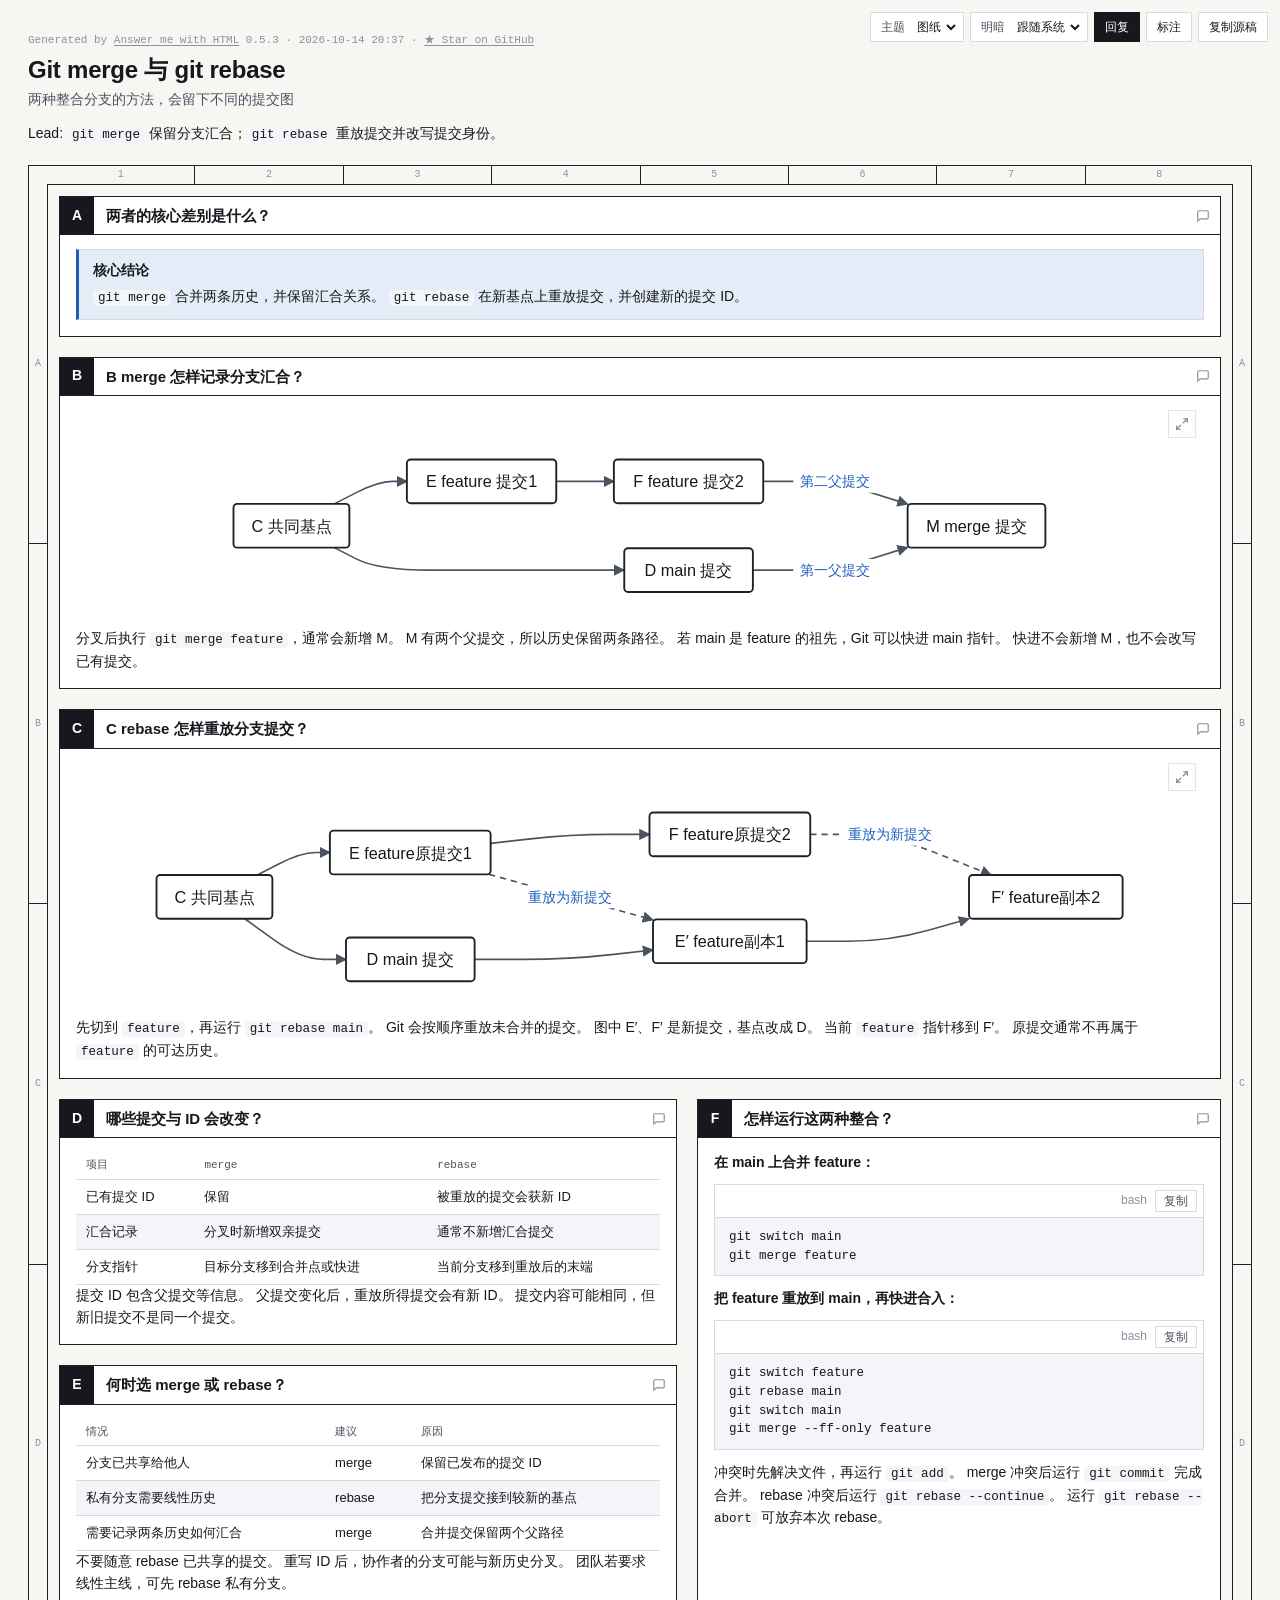
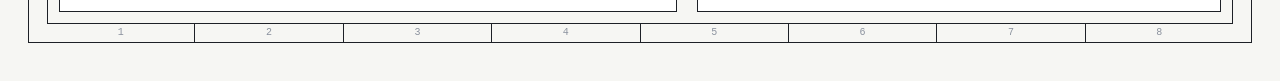
<file: workflow_explanations/examples/html/git-workflow.html>
<!doctype html>
<html lang="zh-CN" data-theme="blueprint" data-mode="auto" data-style="80">
<head>
<meta charset="utf-8">
<meta name="viewport" content="width=device-width, initial-scale=1">
<meta name="generator" content="Answer me with HTML 0.5.3">
<title>Git merge 与 git rebase</title>
<style>
html[data-theme="blueprint"], html[data-theme="blueprint"][data-mode="light"] {
  --font-sans: -apple-system, BlinkMacSystemFont, "Segoe UI", "PingFang SC", "Hiragino Sans GB", "Microsoft YaHei", Roboto, "Helvetica Neue", Arial, sans-serif;
  --font-mono: ui-monospace, SFMono-Regular, "JetBrains Mono", Menlo, Consolas, "Liberation Mono", monospace;
  --radius: 0px;
  --shadow: none;
  --bw: 1.5px;
  --head-font: var(--font-sans);
  --bg: #f6f6f3;
  --paper: #ffffff;
  --ink: #16181d;
  --ink-2: #4b5260;
  --ink-3: #8b929e;
  --line: #1d2026;
  --line-2: #d6dae1;
  --fill: #f3f5f8;
  --accent: #1d5fbf;
  --accent-bg: #e4ecf8;
  --ok: #1d5fbf;
  --ok-bg: #e4ecf8;
  --err: #c62828;
  --err-bg: #fbeaea;
  --warn: #a8620a;
  --warn-bg: #fdf3e2;
  --head-bg: #16181d;
  --head-fg: #ffffff;
}
html[data-theme="blueprint"][data-mode="dark"] {
  --bg: #081322;
  --paper: #0d1c31;
  --ink: #e6edf7;
  --ink-2: #a9b8cc;
  --ink-3: #6b7f99;
  --line: #c9d6e8;
  --line-2: #23385a;
  --fill: #12253f;
  --accent: #6ea8ff;
  --accent-bg: #16305a;
  --ok: #6ea8ff;
  --ok-bg: #16305a;
  --err: #ff7070;
  --err-bg: #3b1620;
  --warn: #f0b14a;
  --warn-bg: #3a2a10;
  --head-bg: #e6edf7;
  --head-fg: #081322;
}
@media (prefers-color-scheme: dark) {
html[data-theme="blueprint"][data-mode="auto"] {
  --bg: #081322;
  --paper: #0d1c31;
  --ink: #e6edf7;
  --ink-2: #a9b8cc;
  --ink-3: #6b7f99;
  --line: #c9d6e8;
  --line-2: #23385a;
  --fill: #12253f;
  --accent: #6ea8ff;
  --accent-bg: #16305a;
  --ok: #6ea8ff;
  --ok-bg: #16305a;
  --err: #ff7070;
  --err-bg: #3b1620;
  --warn: #f0b14a;
  --warn-bg: #3a2a10;
  --head-bg: #e6edf7;
  --head-fg: #081322;
}
}

html[data-theme="shadcn"], html[data-theme="shadcn"][data-mode="light"] {
  --font-sans: -apple-system, BlinkMacSystemFont, "Segoe UI", "PingFang SC", "Hiragino Sans GB", "Microsoft YaHei", Roboto, "Helvetica Neue", Arial, sans-serif;
  --font-mono: ui-monospace, SFMono-Regular, "JetBrains Mono", Menlo, Consolas, "Liberation Mono", monospace;
  --radius: 8px;
  --shadow: 0 1px 2px 0 rgba(0,0,0,0.05);
  --bw: 1px;
  --head-font: var(--font-sans);
  --bg: #fafafa;
  --paper: #ffffff;
  --ink: #09090b;
  --ink-2: #71717a;
  --ink-3: #a1a1aa;
  --line: #e4e4e7;
  --line-2: #f0f0f2;
  --fill: #f4f4f5;
  --accent: #2563eb;
  --accent-bg: #eff6ff;
  --ok: #16a34a;
  --ok-bg: #f0fdf4;
  --err: #dc2626;
  --err-bg: #fef2f2;
  --warn: #d97706;
  --warn-bg: #fffbeb;
  --head-bg: #18181b;
  --head-fg: #fafafa;
}
html[data-theme="shadcn"][data-mode="dark"] {
  --bg: #09090b;
  --paper: #121215;
  --ink: #fafafa;
  --ink-2: #a1a1aa;
  --ink-3: #71717a;
  --line: #27272a;
  --line-2: #1c1c1f;
  --fill: #18181b;
  --accent: #60a5fa;
  --accent-bg: #172554;
  --ok: #4ade80;
  --ok-bg: #052e16;
  --err: #f87171;
  --err-bg: #450a0a;
  --warn: #fbbf24;
  --warn-bg: #451a03;
  --head-bg: #fafafa;
  --head-fg: #18181b;
}
@media (prefers-color-scheme: dark) {
html[data-theme="shadcn"][data-mode="auto"] {
  --bg: #09090b;
  --paper: #121215;
  --ink: #fafafa;
  --ink-2: #a1a1aa;
  --ink-3: #71717a;
  --line: #27272a;
  --line-2: #1c1c1f;
  --fill: #18181b;
  --accent: #60a5fa;
  --accent-bg: #172554;
  --ok: #4ade80;
  --ok-bg: #052e16;
  --err: #f87171;
  --err-bg: #450a0a;
  --warn: #fbbf24;
  --warn-bg: #451a03;
  --head-bg: #fafafa;
  --head-fg: #18181b;
}
}

html[data-theme="paper"], html[data-theme="paper"][data-mode="light"] {
  --font-sans: -apple-system, BlinkMacSystemFont, "Segoe UI", "PingFang SC", "Hiragino Sans GB", "Microsoft YaHei", Roboto, "Helvetica Neue", Arial, sans-serif;
  --font-mono: ui-monospace, SFMono-Regular, "JetBrains Mono", Menlo, Consolas, "Liberation Mono", monospace;
  --font-serif: "Iowan Old Style", "Palatino Linotype", Palatino, Georgia, "Songti SC", "STSong", "Noto Serif CJK SC", "Source Han Serif SC", serif;
  --radius: 2px;
  --shadow: none;
  --bw: 1px;
  --head-font: var(--font-serif);
  --bg: #f5f2ea;
  --paper: #fdfbf6;
  --ink: #1f1c17;
  --ink-2: #57514a;
  --ink-3: #8c867b;
  --line: #cbc3b4;
  --line-2: #e5dfd3;
  --fill: #f3eee4;
  --accent: #8c2f1e;
  --accent-bg: #f5e5df;
  --ok: #2e6a3b;
  --ok-bg: #e4efe5;
  --err: #a3251b;
  --err-bg: #f7e3e0;
  --warn: #7f5300;
  --warn-bg: #f6ecd6;
  --head-bg: #1f1c17;
  --head-fg: #fdfbf6;
}
html[data-theme="paper"][data-mode="dark"] {
  --bg: #15130f;
  --paper: #1c1a15;
  --ink: #ebe5d8;
  --ink-2: #b5ad9e;
  --ink-3: #7b7467;
  --line: #4a443a;
  --line-2: #2d2a24;
  --fill: #242119;
  --accent: #e59a7d;
  --accent-bg: #3a2219;
  --ok: #8cc79a;
  --ok-bg: #1c3122;
  --err: #f0928a;
  --err-bg: #3a1d1a;
  --warn: #e3b866;
  --warn-bg: #352a13;
  --head-bg: #ebe5d8;
  --head-fg: #15130f;
}
@media (prefers-color-scheme: dark) {
html[data-theme="paper"][data-mode="auto"] {
  --bg: #15130f;
  --paper: #1c1a15;
  --ink: #ebe5d8;
  --ink-2: #b5ad9e;
  --ink-3: #7b7467;
  --line: #4a443a;
  --line-2: #2d2a24;
  --fill: #242119;
  --accent: #e59a7d;
  --accent-bg: #3a2219;
  --ok: #8cc79a;
  --ok-bg: #1c3122;
  --err: #f0928a;
  --err-bg: #3a1d1a;
  --warn: #e3b866;
  --warn-bg: #352a13;
  --head-bg: #ebe5d8;
  --head-fg: #15130f;
}
}

html:lang(zh-Hant)[data-theme][data-mode], html:lang(zh-TW)[data-theme][data-mode], html:lang(zh-HK)[data-theme][data-mode], html:lang(zh-MO)[data-theme][data-mode] {
  --font-sans: -apple-system, BlinkMacSystemFont, "Segoe UI", "PingFang TC", "Heiti TC", "Microsoft JhengHei", "Noto Sans CJK TC", "Noto Sans TC", "PingFang SC", "Microsoft YaHei", Roboto, "Helvetica Neue", Arial, sans-serif;
}

html:lang(ja)[data-theme][data-mode] {
  --font-sans: -apple-system, BlinkMacSystemFont, "Segoe UI", "Hiragino Sans", "Hiragino Kaku Gothic ProN", "Yu Gothic UI", "Yu Gothic", Meiryo, "Noto Sans CJK JP", "Noto Sans JP", "PingFang SC", "Microsoft YaHei", Roboto, "Helvetica Neue", Arial, sans-serif;
}

html:lang(he)[data-theme][data-mode] {
  --font-sans: -apple-system, BlinkMacSystemFont, "Segoe UI", "Noto Sans Hebrew", "Arial Hebrew", Arial, Roboto, "Helvetica Neue", sans-serif;
}

/* Answer me with HTML base — uses theme variables only, never hard-coded colors (theme tokens and decorations: themes/<name>.js). Exception: the var() fallbacks of diagrams (flow / sequence) equal the blueprint light tokens, guarded by a test. */
*, *::before, *::after { box-sizing: border-box; }
html, body { margin: 0; padding: 0; }
body {
  background: var(--bg); color: var(--ink);
  font-family: var(--font-sans); font-size: 14px; line-height: 1.55;
  -webkit-font-smoothing: antialiased;
}
code, pre, kbd { font-family: var(--font-mono); }

/* ── Toolbar ─────────────────────────────── */
.am-toolbar {
  position: fixed; top: 12px; inset-inline-end: 12px; z-index: 10; display: flex; gap: 6px;
}
.am-btn {
  font: 12px/1 var(--font-sans); color: var(--ink); background: var(--paper);
  border: 1px solid var(--line-2); border-radius: var(--radius); padding: 7px 10px; cursor: pointer;
}
.am-btn:hover { border-color: var(--ink-3); }
.am-btn:focus-visible { outline: 2px solid var(--accent); outline-offset: 2px; }
/* Theme and mode lists: a label and a native select inside one button-like box */
.am-pick {
  display: flex; align-items: center; gap: 6px; font: 12px/1 var(--font-sans); color: var(--ink-2); background: var(--paper);
  border: 1px solid var(--line-2); border-radius: var(--radius); padding-block: 0; padding-inline: 10px 4px;
}
.am-pick:hover { border-color: var(--ink-3); }
.am-pick:focus-within { outline: 2px solid var(--accent); outline-offset: 2px; }
.am-pick select {
  font: inherit; color: var(--ink); background: transparent; border: 0; padding: 6px 2px; cursor: pointer; outline: none;
}
.am-pick option { color: var(--ink); background: var(--paper); }

/* ── Header ───────────────────────────────── */
.am-head { margin: 0 0 20px; padding-inline-end: 300px; }
.am-head h1 { margin: 0; font-size: 24px; line-height: 1.25; letter-spacing: -0.01em; }
.am-sub { margin: 4px 0 0; color: var(--ink-2); }
.am-head-meta { display: flex; flex-wrap: wrap; gap: 6px 18px; margin-top: 10px; font-size: 12px; color: var(--ink-2); }
.am-head-meta b { font-family: var(--font-mono); font-weight: 400; color: var(--ink-3); margin-inline-end: 6px; }
.am-intro { margin-top: 12px; max-width: 80ch; }

/* ── sheet template ────────────────────────── */
.am-sheet { max-width: 1680px; margin: 0 auto; padding: 32px 28px 40px; }
.am-frame { position: relative; }
.am-grid {
  display: grid; grid-template-columns: repeat(var(--cols, 3), minmax(0, 1fr));
  gap: 20px; align-items: start;
}
.am-ruler { display: none; }
.am-ruler span { flex: 1; display: flex; align-items: center; justify-content: center; }
.am-ruler--top, .am-ruler--bottom { left: 18px; right: 18px; height: 18px; }
.am-ruler--top { top: 0; }
.am-ruler--bottom { bottom: 0; }
.am-ruler--left, .am-ruler--right { top: 18px; bottom: 18px; width: 18px; flex-direction: column; }
.am-ruler--left { left: 0; }
.am-ruler--right { right: 0; }
.am-ruler--top span + span, .am-ruler--bottom span + span { border-inline-start: 1px solid var(--line); }
.am-ruler--left span + span, .am-ruler--right span + span { border-top: 1px solid var(--line); }

/* ── Panels ───────────────────────────────── */
.am-panel {
  background: var(--paper); border: var(--bw) solid var(--line); border-radius: var(--radius);
  box-shadow: var(--shadow); min-width: 0; overflow: hidden;
}
.am-panel-head {
  display: flex; align-items: stretch; gap: 0; border-bottom: var(--bw) solid var(--line); min-height: 34px;
}
.am-panel-id {
  display: flex; align-items: center; justify-content: center; min-width: 34px; padding: 0 8px;
  background: var(--head-bg); color: var(--head-fg); font-weight: 600; font-size: 14px;
}
.am-panel-head h2 { margin: 0; padding: 7px 12px; font-size: 15px; font-weight: 600; flex: 1; display: flex; align-items: center; }
.am-panel-meta { align-self: center; padding: 0 12px; font: 11px/1.3 var(--font-mono); color: var(--ink-2); text-align: end; }
.am-panel-body { padding: 14px 16px 16px; }
.am-panel-body > * + * { margin-top: 12px; }

/* ── Markdown body ───────────────────────── */
.am-md > :first-child { margin-top: 0; }
.am-md > :last-child { margin-bottom: 0; }
.am-md p { margin: 0 0 8px; }
.am-md ul, .am-md ol { margin: 0 0 8px; padding-inline-start: 20px; }
.am-md li + li { margin-top: 3px; }
.am-md h3, .am-md h4 { margin: 14px 0 6px; font-size: 13px; }
.am-md a { color: var(--accent); }
.am-md blockquote { margin: 0 0 8px; padding: 2px 12px; border-inline-start: 3px solid var(--line-2); color: var(--ink-2); }
.am-md :not(pre) > code { font-size: 0.9em; background: var(--fill); padding: 1px 5px; border-radius: 4px; }
.am-md hr { border: 0; border-top: 1px solid var(--line-2); margin: 12px 0; }
.am-md table { width: 100%; border-collapse: collapse; font-size: 13px; }
.am-md th {
  text-align: start; font: 11px/1.3 var(--font-mono); color: var(--ink-2); font-weight: 400;
  padding: 6px 10px; border-bottom: 1px solid var(--line-2);
}
/* th { text-align: start } outranks the align attribute from Markdown alignment, so restore right and center columns explicitly. */
.am-md th[align="right"] { text-align: right; }
.am-md th[align="center"] { text-align: center; }
.am-md td { padding: 7px 10px; border-bottom: 1px solid var(--line-2); vertical-align: top; }
.am-md tbody tr:nth-child(even) td { background: var(--fill); }
.am-table-wrap { overflow-x: auto; }
/* Images scale down to the panel and never past 70% of the window height, keeping their shape. */
.am-md img { max-width: 100%; max-height: 70vh; height: auto; }
.am-figure { margin: 0; text-align: center; }
.am-figure img { display: block; margin: 0 auto; border: 1px solid var(--line-2); border-radius: var(--radius); }
.am-figure figcaption { margin-top: 6px; font-size: 12px; line-height: 1.4; color: var(--ink-2); }
.am-code {
  margin: 0; padding: 12px 14px; background: var(--fill); border: 1px solid var(--line-2);
  border-radius: var(--radius); overflow-x: auto; font-size: 12.5px; line-height: 1.5;
}
/* Ask: a decision the reader makes; the suggested option starts selected */
.am-ask { margin: 10px 0; padding: 10px 12px 8px; border: 1px solid var(--line-2); border-radius: var(--radius); background: var(--fill); min-width: 0; }
/* The question floats inside the box, so a long question wraps like text instead of riding on the border */
.am-ask-q { float: left; width: 100%; padding: 0; margin-bottom: 4px; font-weight: 600; }
/* Two columns: the control, then the label, tag and note, which wrap under the label and never under the control */
.am-ask-opt { clear: both; display: grid; grid-template-columns: auto minmax(0, 1fr); column-gap: 8px; align-items: baseline; padding: 5px 2px; cursor: pointer; }
.am-ask-opt input { margin: 0; accent-color: var(--accent); position: relative; top: 2px; }
.am-ask-tag { display: inline-block; font-size: 11px; line-height: 1.5; color: var(--accent); border: 1px solid var(--accent); border-radius: 999px; padding: 0 6px; white-space: nowrap; }
.am-ask-note { display: block; color: var(--ink-2); }
/* Comment box under each panel, and the Reply sheet */
.am-comment-btn {
  display: flex; flex-shrink: 0; align-self: center; margin-block: 0; margin-inline: auto 6px; color: var(--ink-3); background: transparent;
  border: 1px solid transparent; border-radius: var(--radius); padding: 3px; cursor: pointer;
}
.am-panel-meta + .am-comment-btn { margin-inline-start: 0; }
.am-panel:hover .am-comment-btn, .am-comment-btn:focus-visible, .am-comment-btn[aria-expanded="true"] { border-color: var(--line-2); color: var(--ink-2); }
.am-panel .am-comment-btn.am-comment-btn--on { color: var(--accent); border-color: var(--accent); }
.am-panel--bare { position: relative; }
.am-panel--bare > .am-comment-btn { position: absolute; top: 4px; inset-inline-end: 0; }
.am-comment { padding: 0 14px 12px; }
.am-comment textarea, .am-reply textarea {
  width: 100%; font: 13px/1.5 var(--font-sans); color: var(--ink); background: var(--paper);
  border: 1px solid var(--line-2); border-radius: var(--radius); padding: 8px 10px; resize: vertical;
}
.am-comment textarea:focus-visible, .am-reply textarea:focus-visible { outline: 2px solid var(--accent); outline-offset: 1px; }
.am-btn--reply { color: var(--paper); background: var(--ink); border-color: var(--ink); }
.am-btn--reply:hover { opacity: .88; }
.am-reply {
  width: min(640px, calc(100vw - 32px)); padding: 16px; color: var(--ink); background: var(--paper);
  border: 1px solid var(--line-2); border-radius: var(--radius); box-shadow: 0 12px 40px rgba(0,0,0,.25);
}
.am-reply::backdrop { background: rgba(0,0,0,.35); }
.am-reply-head { display: flex; flex-wrap: wrap; align-items: baseline; gap: 4px 10px; margin-bottom: 10px; }
.am-reply-head span { color: var(--ink-2); font-size: 13px; }
.am-reply textarea { font-family: var(--font-mono); font-size: 12.5px; }
.am-reply-actions { display: flex; justify-content: flex-end; gap: 8px; margin-top: 10px; }
.am-reply .am-btn:disabled { opacity: .5; cursor: default; }
/* The sheet shows the reply drawn (src/runtime/reply-view.js), each line in its own direction; the Markdown that Copy copies sits under a fold. */
.am-reply-view {
  max-height: min(60vh, 26em); overflow: auto; padding: 10px 12px; font: 14px/1.6 var(--font-sans); color: var(--ink);
  background: var(--paper); border: 1px solid var(--line-2); border-radius: var(--radius); overflow-wrap: anywhere;
}
.am-reply-view:focus-visible { outline: 2px solid var(--accent); outline-offset: 1px; }
.am-reply-view > div { text-align: start; unicode-bidi: isolate; }
.am-rv-gap { height: .5em; }
.am-rv-h1 { font-weight: 700; font-size: 15px; }
.am-rv-h2 { font-weight: 700; color: var(--ink-2); margin-top: 2px; }
.am-rv-tag {
  display: inline-block; min-width: 1.6em; padding: 0 4px; font-size: 12px; line-height: 1.5; text-align: center;
  color: var(--ink-2); border: 1px solid var(--line-2); border-radius: var(--radius);
}
.am-rv-a { padding-inline-start: 1.6em; }
.am-rv-a em { color: var(--ink-2); }
.am-rv-quote { margin-inline-start: 1em; padding-inline-start: 10px; border-inline-start: 3px solid var(--line-2); color: var(--ink-2); white-space: pre-wrap; }
.am-reply-raw summary { margin-top: 10px; margin-bottom: 6px; font-size: 12px; color: var(--ink-2); cursor: pointer; }
/* The bar at the bottom of the page: counts and one-click copy, so the reader need not go to the Reply button at the top. */
.am-reply-bar {
  position: fixed; inset-block-end: 16px; inset-inline: 0; margin-inline: auto; width: max-content; max-width: calc(100vw - 24px);
  z-index: 10; display: flex; align-items: center; gap: 10px; padding-block: 8px; padding-inline: 14px 8px; font-size: 13px;
  color: var(--ink); background: var(--paper); border: 1px solid var(--line-2); border-radius: var(--radius); box-shadow: 0 6px 24px rgba(0,0,0,.18);
}
.am-reply-bar[hidden] { display: none; }
.am-reply-bar-count { color: var(--ink-2); }
.am-reply-bar .am-btn { flex: none; white-space: nowrap; }
body.am-has-reply-bar { padding-block-end: 72px; }
@media (max-width: 480px) {
  .am-reply-bar { inset-inline: 12px; width: auto; justify-content: space-between; }
}
/* Code block: a header (title or path:lines, language, copy), then one span per line; numbered blocks show the line number in a gutter */
.am-codeblock { margin: 10px 0; min-width: 0; }
.am-codeblock .am-code { border-top-left-radius: 0; border-top-right-radius: 0; padding: 10px 0; }
.am-code-head {
  display: flex; align-items: center; gap: 8px; padding: 5px 6px 5px 12px; font: 12px/1.3 var(--font-sans); color: var(--ink-2);
  background: var(--paper); border: 1px solid var(--line-2); border-bottom: 0; border-radius: var(--radius) var(--radius) 0 0;
}
.am-code-title { font-family: var(--font-mono); overflow: hidden; text-overflow: ellipsis; white-space: nowrap; min-width: 0; }
.am-code-lang { margin-left: auto; color: var(--ink-3); text-transform: lowercase; }
.am-code-copy { font: 12px/1 var(--font-sans); color: var(--ink-2); background: transparent; border: 1px solid var(--line-2); border-radius: var(--radius); padding: 4px 8px; cursor: pointer; margin-left: auto; }
.am-code-lang + .am-code-copy { margin-left: 0; }
.am-code-copy:hover { border-color: var(--ink-3); color: var(--ink); }
.am-code-copy:focus-visible { outline: 2px solid var(--accent); outline-offset: 2px; }
.am-code code { display: block; min-width: max-content; }
.am-ln { display: block; padding: 0 14px; min-height: 1.5em; white-space: pre; }
.am-ln--hl { background: var(--accent-bg); box-shadow: inset 3px 0 0 var(--accent); }
.am-code--num .am-ln::before {
  content: attr(data-n); display: inline-block; width: 3.5ch; margin-right: 12px; text-align: right; color: var(--ink-3);
  user-select: none; -webkit-user-select: none;
}

/* ── Status badges ok / no / warn ──────────────── */
.am-status { white-space: nowrap; font-weight: 500; }
.am-status--ok { color: var(--ok); }
.am-status--no { color: var(--err); }
.am-status--warn { color: var(--warn); }
.am-status-icon { display: inline-block; width: 1.1em; font-weight: 700; }

/* ── callout ─────────────────────────────── */
.am-callout {
  border: 1px solid var(--line-2); border-inline-start: 3px solid var(--accent); background: var(--accent-bg);
  padding: 10px 14px; border-radius: var(--radius);
}
.am-callout--ok { border-inline-start-color: var(--ok); background: var(--ok-bg); }
.am-callout--warn { border-inline-start-color: var(--warn); background: var(--warn-bg); }
.am-callout--err { border-inline-start-color: var(--err); background: var(--err-bg); }
.am-callout-title { font-weight: 600; margin-bottom: 4px; }

/* ── kv title block ─────────────────────────── */
.am-kv {
  display: grid; grid-template-columns: repeat(var(--kv-cols, 2), minmax(0, 1fr)); margin: 0;
  border-top: var(--bw) solid var(--line); border-inline-start: var(--bw) solid var(--line);
}
.am-kv-cell { border-inline-end: var(--bw) solid var(--line); border-bottom: var(--bw) solid var(--line); padding: 6px 10px 8px; min-width: 0; }
.am-kv-cell--wide { grid-column: 1 / -1; }
.am-kv dt { font: 11px/1.4 var(--font-mono); color: var(--ink-2); }
.am-kv dd { margin: 2px 0 0; font-size: 14px; font-weight: 500; overflow-wrap: anywhere; }
.am-kv-cell--wide dd { font-size: 17px; font-weight: 600; }

/* ── timeline ────────────────────────────── */
.am-timeline { list-style: none; margin: 0; padding: 0; }
.am-timeline--h { display: grid; grid-template-columns: repeat(var(--n, 1), minmax(0, 1fr)); padding-top: 4px; }
.am-timeline--h li { position: relative; text-align: center; padding: 0 6px; }
.am-timeline--h li::before {
  content: ""; position: absolute; top: 31px; left: 0; right: 0; border-top: var(--bw) solid var(--line);
}
.am-timeline--h li:first-child::before { inset-inline-start: 50%; }
.am-timeline--h li:last-child::before { inset-inline-end: 50%; }
.am-tl-when { display: block; font-size: 15px; font-weight: 500; height: 24px; }
.am-tl-dot {
  position: relative; display: block; width: 11px; height: 11px; margin: 2px auto 8px;
  border: var(--bw) solid var(--line); border-radius: 50%; background: var(--paper);
}
.am-tl-item--hi .am-tl-dot { background: var(--hi-stroke, var(--accent)); border-color: var(--hi-stroke, var(--accent)); }
.am-tl-title { display: block; font-size: 12.5px; font-weight: 500; }
.am-tl-text { display: block; font-size: 12px; color: var(--ink-2); line-height: 1.45; }
.am-timeline--v li { position: relative; padding: 0 0 14px; padding-inline-start: 22px; }
.am-timeline--v li::before { content: ""; position: absolute; inset-inline-start: 5px; top: 6px; bottom: -6px; border-inline-start: var(--bw) solid var(--line-2); }
.am-timeline--v li:last-child::before { display: none; }
.am-timeline--v .am-tl-dot { position: absolute; inset-inline-start: 0; top: 4px; margin: 0; }
.am-timeline--v .am-tl-when { display: inline; height: auto; font: 12px var(--font-mono); color: var(--ink-2); margin-inline-end: 8px; }
.am-timeline--v .am-tl-title { display: inline; font-size: 14px; }
.am-timeline--v .am-tl-text { margin-top: 2px; }
/* .am-tl-wrap is the container (src/components/timeline.js): a horizontal timeline answers to the width it has, not to the width of the window, since a
   sheet puts panels two or three to a row. Below 560 px (about 90 px for each of the six items a timeline has by default) its dates
   wrap and the dots cover them, so it lays out like timeline v: line and dots at the start, text beside them. */
.am-tl-wrap { container-type: inline-size; }
@container (max-width: 560px) {
  .am-timeline--h { display: block; padding-top: 0; }
  .am-timeline--h li { text-align: start; padding: 0 0 14px; padding-inline-start: 22px; }
  .am-timeline--h li::before, .am-timeline--h li:first-child::before {
    top: 6px; bottom: -6px; inset-inline-start: 5px; inset-inline-end: auto; border-top: 0; border-inline-start: var(--bw) solid var(--line-2);
  }
  .am-timeline--h li:last-child::before { display: none; }
  .am-timeline--h .am-tl-dot { position: absolute; inset-inline-start: 0; top: 4px; margin: 0; }
  .am-timeline--h .am-tl-when { display: inline; height: auto; font: 12px var(--font-mono); color: var(--ink-2); margin-inline-end: 8px; }
  .am-timeline--h .am-tl-title { display: inline; font-size: 14px; }
  .am-timeline--h .am-tl-text { margin-top: 2px; }
}

/* ── annot sentence notes ──────────────────────── */
.am-annot + .am-annot { border-top: 1px solid var(--line-2); padding-top: 12px; }
.am-annot-head { display: flex; justify-content: space-between; gap: 12px; font-size: 13px; font-weight: 600; margin-bottom: 8px; }
.am-annot-meta { font: 11px var(--font-mono); font-weight: 400; color: var(--ink-2); }
.am-annot-scroll { overflow-x: auto; }
.am-annot-line {
  position: relative; display: inline-block; white-space: pre; font: 14px/1.6 var(--font-mono);
  padding-bottom: calc(var(--rows, 0) * 17px + 14px);
}
.am-annot-line--wrap { display: block; white-space: normal; padding-bottom: 10px; }
.am-annot-line--wrap .am-seg { white-space: nowrap; }
.am-seg { position: relative; }
.am-seg::after {
  content: ""; position: absolute; left: 1px; right: 1px; top: calc(100% + 1px); height: 5px;
  border: 1px solid var(--accent); border-top: 0;
}
.am-seg-n {
  position: absolute; inset-inline-start: 0; top: calc(100% + 8px + var(--row, 0) * 17px);
  font: 11px/16px var(--font-sans); color: var(--accent); white-space: nowrap;
}
.am-seg--err { color: var(--err); }
.am-seg--err::after { border-color: var(--err); }
.am-seg--err .am-seg-n { color: var(--err); }
.am-annot-caption { font-size: 12px; color: var(--ink-2); }

/* ── limits bars ───────────────────────── */
.am-lim + .am-lim { margin-top: 14px; }
.am-lim-head { display: flex; justify-content: space-between; gap: 12px; font-size: 13px; margin-bottom: 4px; }
.am-lim-val { font: 12px var(--font-mono); color: var(--accent); white-space: nowrap; }
.am-lim-track { position: relative; height: 12px; border: 1px solid var(--line-2); background: var(--fill); border-radius: calc(var(--radius) / 2); }
.am-lim-fill { position: absolute; inset-inline-start: 0; top: 0; bottom: 0; background: var(--accent-bg); border-inline-end: 1px solid var(--accent); }
.am-lim-mark { position: absolute; top: -4px; bottom: -4px; border-left: 2px solid var(--accent); }
.am-lim.is-over .am-lim-fill { background: var(--err-bg); border-inline-end-color: var(--err); }
.am-lim.is-over .am-lim-val { color: var(--err); }
.am-lim-ticks { position: relative; height: 16px; font: 10px/16px var(--font-mono); color: var(--ink-3); }
.am-lim-ticks span { position: absolute; transform: translateX(-50%); }
.am-lim-ticks span:first-child { transform: none; }
.am-lim-note { font-size: 11px; color: var(--ink-2); margin-inline-start: 6px; }

/* ── tree ─────────────────────────── */
.am-tree { font-size: 13px; }
.am-tree-root { display: flex; justify-content: center; position: relative; padding-bottom: 18px; }
.am-tree-root::after { content: ""; position: absolute; bottom: 0; left: 50%; height: 18px; border-left: var(--bw) solid var(--line); }
.am-tree-root--solo { padding-bottom: 12px; }
.am-tree-root--solo::after { display: none; }
.am-tree-box {
  border: var(--node-width, var(--bw)) solid var(--node-stroke, var(--line)); background: var(--node-fill, var(--paper)); padding: 6px 14px; text-align: center;
  border-radius: var(--node-radius, var(--radius)); font-weight: 600; color: var(--node-text, inherit); filter: var(--node-shadow, none);
}
.am-tree-box small { display: block; font-weight: 400; color: var(--ink-2); font-size: 12px; }
/* The root box and a highlighted box are emphasis: they take the highlight tokens. With none set the root box keeps its accent tint and a highlighted box looks like any other. */
.am-tree-box--root, .am-tree-box--hi { border-color: var(--hi-stroke, var(--node-stroke, var(--line))); color: var(--hi-text, var(--node-text, inherit)); }
.am-tree-box--root { background: var(--hi-fill, var(--accent-bg)); }
.am-tree-box--hi { background: var(--hi-fill, var(--node-fill, var(--paper))); }
.am-tree-box--root small, .am-tree-box--hi small { color: var(--hi-text, var(--ink-2)); }
.am-tree-box--root { font-size: 15px; padding: 8px 28px; }
.am-tree-cols { display: grid; grid-template-columns: repeat(var(--n, 1), minmax(0, 1fr)); }
.am-tree-col { position: relative; padding: 18px 8px 0; min-width: 0; }
.am-tree-col::before { content: ""; position: absolute; top: 0; left: 0; right: 0; border-top: var(--bw) solid var(--line); }
.am-tree-col:first-child::before { inset-inline-start: 50%; }
.am-tree-col:last-child::before { inset-inline-end: 50%; }
.am-tree-col::after { content: ""; position: absolute; top: 0; left: 50%; height: 18px; border-left: var(--bw) solid var(--line); }
.am-tree-list, .am-tree-list ul { list-style: none; margin: 0; padding: 0; }
.am-tree-col > .am-tree-list { margin: 8px 0 0; margin-inline-start: 14px; }
.am-tree-list ul { margin-inline-start: 16px; }
.am-tree-list li { position: relative; padding: 3px 0; padding-inline-start: 18px; }
.am-tree-list li::before { content: ""; position: absolute; inset-inline-start: 0; top: 0.95em; width: 12px; border-top: 1px solid var(--ink-3); }
.am-tree-list li::after { content: ""; position: absolute; inset-inline-start: 0; top: 0; bottom: 0; border-inline-start: 1px solid var(--ink-3); }
.am-tree-list li:last-child::after { bottom: auto; height: 0.95em; }
.am-tree-tag { font: 11px var(--font-mono); color: var(--ink-3); margin-inline-end: 4px; }
.am-tree code { font: 12px var(--font-mono); }
.am-tree-sub { display: block; font-size: 11.5px; color: var(--ink-2); }
.am-tree-hi > .am-tree-label { color: var(--accent); font-weight: 600; }

/* ── Diagrams (flow / sequence) ───────────────── */
.am-diagram { margin: 0; overflow-x: auto; text-align: center; }
/* Embedded previews can lose html[data-theme]; the fallbacks keep diagrams readable, and defined theme variables still win. */
.am-diagram svg { max-width: 100%; height: auto; font-family: var(--font-sans, sans-serif); }
.am-diagram text { fill: var(--ink, #16181d); font-size: 13px; }
/* Diagram tokens (docs/reference.md, "Diagram tokens"): each painted part reads an optional token and falls back to the look it always had,
   so a theme that sets none of them draws the same diagram. Font family, size and weight are not tokens: diagram text is measured for the sans font. */
.am-node-shape { fill: var(--node-fill, var(--paper, #ffffff)); stroke: var(--node-stroke, var(--line, #1d2026)); stroke-width: var(--node-width, var(--bw, 1.5px)); filter: var(--node-shadow, none); }
/* A cylinder is two shapes (body, then cap): only the body casts the shadow. */
.am-node-shape ~ .am-node-shape { filter: none; }
/* The corner radius is an SVG attribute (the fallback for Safari before 17.4, which ignores a CSS rx); the default here equals the attribute. A pill and a diamond keep their shape. */
.am-node--rect .am-node-shape, .am-node--er .am-node-shape { rx: var(--node-radius, 3px); }
.am-node--hi .am-node-shape { fill: var(--hi-fill, var(--accent-bg, #e4ecf8)); stroke: var(--hi-stroke, var(--accent, #1d5fbf)); }
.am-diagram .am-node-text { fill: var(--node-text, var(--ink, #16181d)); }
.am-node--hi text { fill: var(--hi-text, var(--accent, #1d5fbf)); font-weight: 600; }
.am-diagram .am-node--hi .am-node-text { fill: var(--hi-text, var(--accent, #1d5fbf)); }
.am-edge { fill: none; stroke: var(--edge-color, var(--ink-2, #4b5260)); stroke-width: var(--edge-width, 1.3); }
.am-edge--dashed { stroke-dasharray: 5 4; }
.am-arrow { fill: var(--edge-color, var(--ink-2, #4b5260)); }
.am-edge-label rect { fill: var(--paper, #ffffff); }
.am-diagram .am-edge-label text { fill: var(--edge-label, var(--accent, #1d5fbf)); font-size: 11.5px; }
.am-cluster { fill: var(--cluster-fill, var(--fill, #f3f5f8)); stroke: var(--cluster-stroke, var(--line-2, #d6dae1)); stroke-width: 1; stroke-dasharray: 4 3; }
.am-diagram .am-cluster-label { fill: var(--ink-2, #4b5260); font: 11px var(--font-mono, monospace); }
/* The PK / FK / UK marks of an entity follow the node text, and the highlighted text in a highlighted entity, so they stay readable on the theme's fills. */
.am-diagram .am-er-key { fill: var(--node-text, var(--ink-2, #4b5260)); }
.am-diagram .am-node--hi .am-er-key { fill: var(--hi-text, var(--ink-2, #4b5260)); }
.am-lifeline { stroke: var(--lifeline-color, var(--ink-3, #8b929e)); stroke-width: 1; stroke-dasharray: 4 4; }
/* An actor (and the box of a divider) looks like a node unless the theme sets the actor tokens. */
.am-actor { fill: var(--actor-fill, var(--node-fill, var(--paper, #ffffff))); stroke: var(--actor-stroke, var(--node-stroke, var(--line, #1d2026))); stroke-width: var(--node-width, var(--bw, 1.5px)); filter: var(--node-shadow, none); rx: var(--node-radius, 2px); }
.am-diagram .am-actor-text { fill: var(--actor-text, var(--node-text, var(--ink, #16181d))); }
.am-note { fill: var(--note-fill, var(--warn-bg, #fdf3e2)); stroke: var(--note-stroke, var(--warn, #a8620a)); stroke-width: var(--note-width, 1); rx: var(--note-radius, 2px); }
.am-diagram .am-step { fill: var(--ink-3, #8b929e); font: 10px var(--font-mono, monospace); }

.am-diagram-expand {
  /* In flow and sticky: it sits at the end edge (right on a left-to-right page) and stays in view when the diagram scrolls sideways.
     It takes its own row above the drawing, so it never covers a node at the top-right corner of the drawing. */
  position: sticky; inset-inline-start: calc(100% - 36px); z-index: 2;
  display: flex; align-items: center; justify-content: center;
  width: 28px; height: 28px; padding: 0; margin: 0 0 4px; margin-inline: auto 8px;
  color: var(--ink-2); background: var(--paper);
  border: var(--bw, 1px) solid var(--line-2); border-radius: var(--radius);
  cursor: pointer; opacity: 0.72;
  transition: opacity 0.15s, color 0.15s, border-color 0.15s, background 0.15s;
}
.am-diagram:hover .am-diagram-expand,
.am-diagram-expand:focus-visible { opacity: 1; }
.am-diagram-expand:hover {
  opacity: 1; color: var(--ink); border-color: var(--accent); background: var(--fill);
}
.am-diagram-expand:focus-visible { outline: 2px solid var(--accent); outline-offset: 1px; }

/* ── Diagram Lightbox and Pan-Zoom Viewer ─────────── */
.am-lightbox {
  position: fixed; inset: 0; z-index: 1000;
  display: flex; flex-direction: column;
  touch-action: none;
}
.am-lightbox[hidden] { display: none !important; }

.am-lightbox-backdrop {
  position: absolute; inset: 0;
  background: rgba(0, 0, 0, 0.72);
  backdrop-filter: blur(6px);
  -webkit-backdrop-filter: blur(6px);
}

.am-lightbox-header {
  position: absolute; top: 12px; left: 24px; right: 24px; height: 36px;
  display: flex; align-items: center; justify-content: space-between;
  z-index: 10; pointer-events: none;
}
.am-lightbox-title {
  display: inline-flex; align-items: center; gap: 8px;
  color: rgba(255, 255, 255, 0.92);
  font: 13px/1 var(--font-sans, sans-serif); font-weight: 500;
  text-shadow: 0 1px 3px rgba(0, 0, 0, 0.6);
  pointer-events: auto;
  overflow: hidden; text-overflow: ellipsis; white-space: nowrap; max-width: 60vw;
}
.am-lightbox-title svg { stroke: rgba(255, 255, 255, 0.85); flex-shrink: 0; }
.am-lightbox-actions {
  display: flex; align-items: center; gap: 8px; pointer-events: auto;
}
.am-lightbox-close {
  width: 32px; height: 32px;
  background: var(--paper);
  border: var(--bw, 1px) solid var(--line-2);
  border-radius: 50%;
  color: var(--ink);
  font-size: 15px; line-height: 1;
  cursor: pointer;
  display: flex; align-items: center; justify-content: center;
  box-shadow: 0 4px 12px rgba(0, 0, 0, 0.25);
  transition: background 0.15s, color 0.15s, transform 0.15s, border-color 0.15s;
}
.am-lightbox-close:hover {
  color: var(--accent); border-color: var(--accent); background: var(--fill); transform: scale(1.05);
}
.am-lightbox-close:focus-visible { outline: 2px solid var(--accent); outline-offset: 1px; }

.am-lightbox-stage {
  position: absolute;
  top: 54px; bottom: 20px; left: 24px; right: 24px;
  background: var(--paper);
  border: var(--bw, 1px) solid var(--line-2);
  border-radius: max(var(--radius), 14px);
  box-shadow: 0 24px 64px rgba(0, 0, 0, 0.45);
  overflow: hidden;
  cursor: grab;
  user-select: none;
  -webkit-user-select: none;
}
.am-lightbox-stage.am-panning { cursor: grabbing; }

.am-lightbox-canvas {
  position: absolute; left: 0; top: 0;
  transform-origin: 0 0;
  will-change: transform;
  pointer-events: none;
}
.am-lightbox-canvas svg {
  max-width: none !important;
  max-height: none !important;
  display: block;
  font-family: var(--font-sans, sans-serif);
}

/* ── doc template ────────────────────────── */
.am-doc { max-width: 1120px; margin: 0 auto; padding: 40px 28px 64px; }
.am-doc-layout { display: grid; grid-template-columns: 200px minmax(0, 1fr); gap: 32px; align-items: start; }
.am-doc-layout--notoc { grid-template-columns: minmax(0, 1fr); max-width: 860px; }
.am-toc { position: sticky; top: 24px; font-size: 13px; }
.am-toc a { display: block; color: var(--ink-2); text-decoration: none; padding: 4px 0; padding-inline-start: 10px; border-inline-start: 2px solid var(--line-2); }
.am-toc a:hover { color: var(--ink); border-inline-start-color: var(--accent); }
.am-doc-body > .am-panel + .am-panel { margin-top: 20px; }

/* ── Responsive and print ─────────────────────────── */
@media (max-width: 1100px) {
  .am-grid { grid-template-columns: repeat(2, minmax(0, 1fr)); }
  .am-grid > .am-panel { grid-column: auto !important; }
  .am-grid > .am-panel.am-span-wide { grid-column: 1 / -1 !important; }
}
@media (max-width: 760px) {
  .am-sheet, .am-doc { padding: 56px 12px 24px; }
  .am-head { padding-inline-end: 0; }
  .am-grid { grid-template-columns: minmax(0, 1fr); }
  .am-grid > .am-panel.am-span-wide { grid-column: auto !important; }
  .am-doc-layout { grid-template-columns: minmax(0, 1fr); }
  .am-toc { position: static; }
  .am-tree-cols { grid-template-columns: minmax(0, 1fr); }
  /* Tables and diagrams keep their size: the wrapper scrolls horizontally when they overflow. A cell is never narrower than about
     two short words, so a phone does not stack them one per line. On wider screens the sheet layout (src/runtime/layout-dom.js)
     gives a table panel the width its columns read well at. */
  .am-md th, .am-md td { min-width: 8em; }
  .am-diagram svg { max-width: none; }
  .am-lightbox-header { top: 8px; left: 12px; right: 12px; }
  .am-lightbox-stage { top: 46px; bottom: 12px; left: 12px; right: 12px; border-radius: max(var(--radius), 10px); }
}
.am-colophon { margin: 0 0 8px; font: 11px var(--font-mono); color: var(--ink-3); }
.am-colophon a { color: inherit; text-decoration: underline; text-underline-offset: 2px; }

@media print {
  .am-toolbar, .am-diagram-expand, .am-lightbox, .am-code-copy, .am-comment-btn, .am-comment, .am-reply, .am-reply-bar { display: none !important; }
  body { background: var(--paper); }
  .am-panel { break-inside: avoid; box-shadow: none; }
}
/* Printed on paper narrower than three columns, the two-column grid left a hole beside every panel next to a full-width one
   (a wide table, a wide diagram): one panel per row instead. */
@media print and (max-width: 1100px) {
  .am-grid { grid-template-columns: minmax(0, 1fr); }
  .am-grid > .am-panel { grid-column: auto !important; }
}
.am-panel--bare { border: 0; background: transparent; box-shadow: none; }
.am-panel--bare > .am-panel-body { padding: 0; }
.am-panel--bare .am-kv { background: var(--paper); }

/* Remark mode: block marks with a note, collected into the Reply copy (src/runtime/remark.js). Each kind borrows a status colour of
   the theme, so a mark reads in light and dark mode on every theme. */
.am-btn--remark.is-on { background: var(--ink); border-color: var(--ink); color: var(--paper); }
.am-remark-hover { outline: 1px dashed var(--ink-3); outline-offset: 2px; cursor: pointer; }
:is(.am-mark, .am-remark-kind)[data-kind="suggestion"] { --mark: var(--warn); --mark-bg: var(--warn-bg); }
:is(.am-mark, .am-remark-kind)[data-kind="keep"] { --mark: var(--ok); --mark-bg: var(--ok-bg); }
:is(.am-mark, .am-remark-kind)[data-kind="question"] { --mark: var(--accent); --mark-bg: var(--accent-bg); }
:is(.am-mark, .am-remark-kind)[data-kind="concern"] { --mark: var(--err); --mark-bg: var(--err-bg); }
.am-mark { border-inline-start: 3px solid var(--mark); padding-inline-start: 10px; background: var(--mark-bg); border-radius: 1px; }
/* The note chip sits inside the marked block (a table takes it as its caption, a list item puts it before its sub-list), so lists and
   grids keep their children. */
.am-mark-note {
  display: block; margin-block-start: 4px; font: 12px/1.5 var(--font-sans); letter-spacing: normal; text-transform: none;
  color: var(--ink-2); white-space: pre-wrap; caption-side: bottom; text-align: start;
}
.am-mark-note b { color: var(--ink); font-weight: 600; }
caption.am-mark-note { display: table-caption; }
/* Table rows have their own backgrounds, so a tint on the table would show on every other row only: the bar marks a table. */
table.am-mark { background: none; }
.am-remark-pop {
  position: absolute; z-index: 40; width: min(264px, calc(100vw - 16px)); padding: 8px; display: grid; gap: 6px;
  color: var(--ink); background: var(--paper); border: 1px solid var(--line-2); border-radius: var(--radius); box-shadow: 0 6px 24px rgba(0, 0, 0, .14);
}
.am-remark-pop[hidden] { display: none; }
.am-remark-kinds { display: flex; gap: 6px; flex-wrap: wrap; }
.am-remark-kind { font: 12px/1 var(--font-sans); color: var(--ink-2); background: var(--paper); border: 1px solid var(--line-2); border-radius: 999px; padding: 4px 10px; cursor: pointer; }
.am-remark-kind:hover { border-color: var(--ink-3); }
.am-remark-kind[aria-pressed="true"] { color: var(--ink); border-color: var(--mark); background: var(--mark-bg); }
.am-remark-kind:focus-visible { outline: 2px solid var(--accent); outline-offset: 1px; }
.am-remark-pop textarea { font: 13px/1.5 var(--font-sans); color: var(--ink); background: var(--paper); border: 1px solid var(--line-2); border-radius: var(--radius); padding: 6px 8px; resize: vertical; }
.am-remark-actions { display: flex; gap: 6px; }
.am-remark-actions .am-btn:disabled { opacity: .5; cursor: default; }
@media print { .am-remark-pop { display: none !important; } }


html[data-theme="blueprint"] .am-frame { border: 1px solid var(--line); padding: 30px; }
html[data-theme="blueprint"] .am-frame::before {
  content: ""; position: absolute; inset: 18px; border: 1px solid var(--line); pointer-events: none;
}
html[data-theme="blueprint"] .am-ruler {
  display: flex; position: absolute; font: 10px/1 var(--font-mono); color: var(--ink-3);
}
@media (max-width: 760px) {
  html[data-theme="blueprint"] .am-frame { padding: 0; border: 0; }
  html[data-theme="blueprint"] .am-frame::before, html[data-theme="blueprint"] .am-ruler { display: none; }
}

html[data-theme="shadcn"] .am-panel-id { border-radius: 6px; min-width: 24px; height: 24px; margin: 9px 0 9px 14px; font-size: 12px; }
html[data-theme="shadcn"] .am-panel-head { border-bottom-width: 1px; }
html[data-theme="shadcn"] .am-kv { border-color: var(--line); border-radius: var(--radius); overflow: hidden; }

html[data-theme="paper"]:lang(zh-Hant)[data-mode], html[data-theme="paper"]:lang(zh-TW)[data-mode], html[data-theme="paper"]:lang(zh-HK)[data-mode], html[data-theme="paper"]:lang(zh-MO)[data-mode] { --font-serif: "Iowan Old Style", Palatino, Georgia, "Songti TC", "PMingLiU", "MingLiU", "Noto Serif CJK TC", "Noto Serif TC", "Source Han Serif TC", "Songti SC", serif; }
html[data-theme="paper"]:lang(ja)[data-mode] { --font-serif: "Iowan Old Style", Palatino, Georgia, "Hiragino Mincho ProN", "Yu Mincho", "Noto Serif CJK JP", "Noto Serif JP", "Songti SC", serif; }
html[data-theme="paper"]:lang(he)[data-mode] { --font-serif: "Iowan Old Style", Palatino, Georgia, "Noto Serif Hebrew", "Frank Ruehl CLM", David, "Times New Roman", serif; }
html[data-theme="paper"] .am-head h1, html[data-theme="paper"] .am-panel-head h2, html[data-theme="paper"] .am-md, html[data-theme="paper"] .am-intro, html[data-theme="paper"] .am-callout { font-family: var(--font-serif); }
html[data-theme="paper"] .am-head h1 { font-weight: 600; letter-spacing: 0; }
html[data-theme="paper"] .am-md p, html[data-theme="paper"] .am-md li, html[data-theme="paper"] .am-md blockquote, html[data-theme="paper"] .am-intro { font-size: 15.5px; line-height: 1.75; }
html[data-theme="paper"] .am-md p { margin-bottom: 12px; }
html[data-theme="paper"] .am-md table { font-family: var(--font-sans); }
</style>
</head>
<body>
<div class="am-toolbar" data-am-root-lang="zh-CN" data-am-root-theme="blueprint" data-am-root-mode="auto" data-am-root-style="80">
<label class="am-pick">主题<select data-am="theme"><option value="blueprint" selected>图纸</option><option value="shadcn">卡片</option><option value="paper">纸张</option></select></label>
<label class="am-pick">明暗<select data-am="mode"><option value="auto" selected>跟随系统</option><option value="light">亮</option><option value="dark">暗</option></select></label>
<button class="am-btn am-btn--reply" type="button" data-am="reply" data-ui="{&quot;button&quot;:&quot;回复&quot;,&quot;comment&quot;:&quot;评论&quot;,&quot;commentHint&quot;:&quot;对这个面板的意见&quot;,&quot;title&quot;:&quot;你的回复&quot;,&quot;hint&quot;:&quot;复制后粘贴回和 Agent 的对话，它会按你的选择和意见继续。&quot;,&quot;copy&quot;:&quot;复制回复&quot;,&quot;copyFailed&quot;:&quot;复制失败 — 请按 Cmd/Ctrl+C&quot;,&quot;close&quot;:&quot;关闭&quot;,&quot;suggested&quot;:&quot;建议&quot;,&quot;empty&quot;:&quot;先选择选项，或在面板上写评论。&quot;,&quot;decisions&quot;:&quot;决定&quot;,&quot;comments&quot;:&quot;评论&quot;,&quot;confirmed&quot;:&quot;确认了建议&quot;,&quot;untouched&quot;:&quot;未作答，保留建议&quot;,&quot;was&quot;:&quot;原为&quot;,&quot;typed&quot;:&quot;以 \&quot;&gt;\&quot; 开头的行是读者输入的文字。&quot;,&quot;raw&quot;:&quot;查看将复制的文本&quot;,&quot;preview&quot;:&quot;预览&quot;,&quot;count&quot;:{&quot;answered&quot;:&quot;已作答 {n} 项&quot;,&quot;comments&quot;:&quot;评论 {n} 条&quot;,&quot;remarks&quot;:&quot;标注 {n} 处&quot;},&quot;done&quot;:&quot;已复制 ✓&quot;,&quot;remarks&quot;:&quot;标注&quot;,&quot;kinds&quot;:{&quot;suggestion&quot;:&quot;建议&quot;,&quot;keep&quot;:&quot;保留&quot;,&quot;question&quot;:&quot;疑问&quot;,&quot;concern&quot;:&quot;关注&quot;}}">回复</button>
<button class="am-btn am-btn--remark" type="button" data-am="remark" data-ui="{&quot;button&quot;:&quot;标注&quot;,&quot;hint&quot;:&quot;批注（可选）&quot;,&quot;save&quot;:&quot;保存&quot;,&quot;remove&quot;:&quot;删除&quot;,&quot;section&quot;:&quot;标注&quot;,&quot;kinds&quot;:{&quot;suggestion&quot;:&quot;建议&quot;,&quot;keep&quot;:&quot;保留&quot;,&quot;question&quot;:&quot;疑问&quot;,&quot;concern&quot;:&quot;关注&quot;}}">标注</button>
<button class="am-btn" type="button" data-am="copy" data-done="已复制 ✓">复制源稿</button>
</div>
<main class="am-sheet">
<header class="am-head"><p class="am-colophon">Generated by <a href="https://github.com/QingYunA/answer-me-with-html" target="_blank" rel="noopener">Answer me with HTML</a> 0.5.3 · 2026-10-14 20:37 · <a href="https://github.com/QingYunA/answer-me-with-html" target="_blank" rel="noopener">★ Star on GitHub</a></p><h1>Git merge 与 git rebase</h1><p class="am-sub">两种整合分支的方法，会留下不同的提交图</p><div class="am-intro am-md"><div class="am-md"><p>Lead: <code>git merge</code> 保留分支汇合；<code>git rebase</code> 重放提交并改写提交身份。</p>
</div></div></header>
<div class="am-frame">
<div class="am-ruler am-ruler--top" aria-hidden="true"><span>1</span><span>2</span><span>3</span><span>4</span><span>5</span><span>6</span><span>7</span><span>8</span></div><div class="am-ruler am-ruler--bottom" aria-hidden="true"><span>1</span><span>2</span><span>3</span><span>4</span><span>5</span><span>6</span><span>7</span><span>8</span></div><div class="am-ruler am-ruler--left" aria-hidden="true"><span>A</span><span>B</span><span>C</span><span>D</span></div><div class="am-ruler am-ruler--right" aria-hidden="true"><span>A</span><span>B</span><span>C</span><span>D</span></div>
<div class="am-grid" style="--cols: 2">
<section class="am-panel am-span-wide" id="panel-A" style="grid-column: span 2">
<header class="am-panel-head"><span class="am-panel-id">A</span><h2>两者的核心差别是什么？</h2></header>
<div class="am-panel-body"><div class="am-callout am-callout--ok" role="note"><div class="am-callout-title">核心结论</div><div class="am-callout-body am-md"><p><code>git merge</code> 合并两条历史，并保留汇合关系。
<code>git rebase</code> 在新基点上重放提交，并创建新的提交 ID。</p>
</div></div></div>
</section>
<section class="am-panel am-span-wide" id="panel-B" style="grid-column: span 2" data-span="2">
<header class="am-panel-head"><span class="am-panel-id">B</span><h2>B merge 怎样记录分支汇合？</h2></header>
<div class="am-panel-body"><figure class="am-diagram am-flow"><svg viewBox="0 0 678 134" width="678" height="134" role="img" aria-label="流程图：C 共同基点、D main 提交、E feature 提交1、F feature 提交2、M merge 提交" xmlns="http://www.w3.org/2000/svg"><defs><marker id="am1-arrow" viewBox="0 0 10 10" refX="9" refY="5" markerWidth="7" markerHeight="7" orient="auto-start-reverse"><path class="am-arrow" d="M0,0 L10,5 L0,10 z"/></marker></defs><g></g><g><g data-step="0"><path class="am-edge" d="M94.6,84.5 L112.2,93.5 Q129.7,102.5 171.1,102.5 Q212.5,102.5 253.9,102.5 Q295.3,102.5 310.9,102.5 L326.6,102.5" marker-end="url(#am1-arrow)"/></g><g data-step="1"><path class="am-edge" d="M94.6,49.5 L112.2,40.5 Q129.7,31.5 141.2,31.5 L152.7,31.5" marker-end="url(#am1-arrow)"/></g><g data-step="1"><path class="am-edge" d="M272.3,31.5 L283.8,31.5 Q295.3,31.5 306.8,31.5 L318.3,31.5" marker-end="url(#am1-arrow)"/></g><g data-step="2"><path class="am-edge" d="M429.5,102.5 L462.5,102.5 Q495.5,102.5 524.4,93.4 L553.3,84.3" marker-end="url(#am1-arrow)"/><g class="am-edge-label"><rect x="461.8" y="93.5" width="67.5" height="18" rx="3"/><text x="495.5" y="102.5" text-anchor="middle" dominant-baseline="central">第一父提交</text></g></g><g data-step="3"><path class="am-edge" d="M437.8,31.5 L466.7,31.5 Q495.5,31.5 524.4,40.6 L553.3,49.7" marker-end="url(#am1-arrow)"/><g class="am-edge-label"><rect x="461.8" y="22.5" width="67.5" height="18" rx="3"/><text x="495.5" y="31.5" text-anchor="middle" dominant-baseline="central">第二父提交</text></g></g></g><g><g class="am-node am-node--rect" data-key="C 共同基点" data-step="0"><rect class="am-node-shape" x="14" y="49.5" width="92.7" height="35" rx="3"/><text x="60.4" y="67" text-anchor="middle" dominant-baseline="central" class="am-node-text">C 共同基点</text></g><g class="am-node am-node--rect" data-key="D main 提交" data-step="0"><rect class="am-node-shape" x="326.6" y="85" width="102.9" height="35" rx="3"/><text x="378" y="102.5" text-anchor="middle" dominant-baseline="central" class="am-node-text">D main 提交</text></g><g class="am-node am-node--rect" data-key="E feature 提交1" data-step="1"><rect class="am-node-shape" x="152.7" y="14" width="119.5" height="35" rx="3"/><text x="212.5" y="31.5" text-anchor="middle" dominant-baseline="central" class="am-node-text">E feature 提交1</text></g><g class="am-node am-node--rect" data-key="F feature 提交2" data-step="1"><rect class="am-node-shape" x="318.3" y="14" width="119.5" height="35" rx="3"/><text x="378" y="31.5" text-anchor="middle" dominant-baseline="central" class="am-node-text">F feature 提交2</text></g><g class="am-node am-node--rect" data-key="M merge 提交" data-step="2"><rect class="am-node-shape" x="553.3" y="49.5" width="110.2" height="35" rx="3"/><text x="608.4" y="67" text-anchor="middle" dominant-baseline="central" class="am-node-text">M merge 提交</text></g></g></svg></figure>
<div class="am-md"><p>分叉后执行 <code>git merge feature</code>，通常会新增 M。
M 有两个父提交，所以历史保留两条路径。
若 main 是 feature 的祖先，Git 可以快进 main 指针。
快进不会新增 M，也不会改写已有提交。</p>
</div></div>
</section>
<section class="am-panel am-span-wide" id="panel-C" style="grid-column: span 2" data-span="2">
<header class="am-panel-head"><span class="am-panel-id">C</span><h2>C rebase 怎样重放分支提交？</h2></header>
<div class="am-panel-body"><figure class="am-diagram am-flow"><svg viewBox="0 0 801 163" width="801" height="163" role="img" aria-label="流程图：C 共同基点、D main 提交、E′ feature副本1、F′ feature副本2、E feature原提交1、F feature原提交2" xmlns="http://www.w3.org/2000/svg"><defs><marker id="am2-arrow" viewBox="0 0 10 10" refX="9" refY="5" markerWidth="7" markerHeight="7" orient="auto-start-reverse"><path class="am-arrow" d="M0,0 L10,5 L0,10 z"/></marker></defs><g></g><g><g data-step="0"><path class="am-edge" d="M84.6,99 L107.2,115.3 Q129.7,131.5 147.7,131.5 L165.6,131.5" marker-end="url(#am2-arrow)"/></g><g data-step="0"><path class="am-edge" d="M268.5,131.5 L306.7,131.5 Q344.9,131.5 378,127.7 L411.2,124" marker-end="url(#am2-arrow)"/></g><g data-step="0"><path class="am-edge" d="M534.1,117 L567.3,117 Q600.5,117 632.2,108 L664,99" marker-end="url(#am2-arrow)"/></g><g data-step="1"><path class="am-edge" d="M94.6,64 L112.2,55 Q129.7,46 141.2,46 L152.7,46" marker-end="url(#am2-arrow)"/></g><g data-step="1"><path class="am-edge" d="M281.4,38.7 L313.1,35.1 Q344.9,31.5 376.6,31.5 L408.4,31.5" marker-end="url(#am2-arrow)"/></g><g data-step="2"><path class="am-edge am-edge--dashed" d="M280.1,63.5 L312.5,72.5 Q344.9,81.5 378,90.7 L411.2,99.9" marker-end="url(#am2-arrow)"/><g class="am-edge-label"><rect x="305.4" y="72.5" width="79" height="18" rx="3"/><text x="344.9" y="81.5" text-anchor="middle" dominant-baseline="central">重放为新提交</text></g></g><g data-step="3"><path class="am-edge am-edge--dashed" d="M537,31.5 L568.7,31.5 Q600.5,31.5 641.1,47.8 L681.7,64" marker-end="url(#am2-arrow)"/><g class="am-edge-label"><rect x="561" y="22.5" width="79" height="18" rx="3"/><text x="600.5" y="31.5" text-anchor="middle" dominant-baseline="central">重放为新提交</text></g></g></g><g><g class="am-node am-node--rect" data-key="C 共同基点" data-step="0"><rect class="am-node-shape" x="14" y="64" width="92.7" height="35" rx="3"/><text x="60.4" y="81.5" text-anchor="middle" dominant-baseline="central" class="am-node-text">C 共同基点</text></g><g class="am-node am-node--rect" data-key="D main 提交" data-step="0"><rect class="am-node-shape" x="165.6" y="114" width="102.9" height="35" rx="3"/><text x="217.1" y="131.5" text-anchor="middle" dominant-baseline="central" class="am-node-text">D main 提交</text></g><g class="am-node am-node--rect" data-key="E′ feature副本1" data-step="0"><rect class="am-node-shape" x="411.2" y="99.5" width="122.9" height="35" rx="3"/><text x="472.7" y="117" text-anchor="middle" dominant-baseline="central" class="am-node-text">E′ feature副本1</text></g><g class="am-node am-node--rect" data-key="F′ feature副本2" data-step="0"><rect class="am-node-shape" x="664" y="64" width="122.9" height="35" rx="3"/><text x="725.4" y="81.5" text-anchor="middle" dominant-baseline="central" class="am-node-text">F′ feature副本2</text></g><g class="am-node am-node--rect" data-key="E feature原提交1" data-step="1"><rect class="am-node-shape" x="152.7" y="28.5" width="128.6" height="35" rx="3"/><text x="217.1" y="46" text-anchor="middle" dominant-baseline="central" class="am-node-text">E feature原提交1</text></g><g class="am-node am-node--rect" data-key="F feature原提交2" data-step="1"><rect class="am-node-shape" x="408.4" y="14" width="128.6" height="35" rx="3"/><text x="472.7" y="31.5" text-anchor="middle" dominant-baseline="central" class="am-node-text">F feature原提交2</text></g></g></svg></figure>
<div class="am-md"><p>先切到 <code>feature</code>，再运行 <code>git rebase main</code>。
Git 会按顺序重放未合并的提交。
图中 E′、F′ 是新提交，基点改成 D。
当前 <code>feature</code> 指针移到 F′。
原提交通常不再属于 <code>feature</code> 的可达历史。</p>
</div></div>
</section>
<section class="am-panel" id="panel-D">
<header class="am-panel-head"><span class="am-panel-id">D</span><h2>哪些提交与 ID 会改变？</h2></header>
<div class="am-panel-body"><div class="am-md"><div class="am-table-wrap"><table>
<thead>
<tr>
<th>项目</th>
<th>merge</th>
<th>rebase</th>
</tr>
</thead>
<tbody><tr>
<td>已有提交 ID</td>
<td>保留</td>
<td>被重放的提交会获新 ID</td>
</tr>
<tr>
<td>汇合记录</td>
<td>分叉时新增双亲提交</td>
<td>通常不新增汇合提交</td>
</tr>
<tr>
<td>分支指针</td>
<td>目标分支移到合并点或快进</td>
<td>当前分支移到重放后的末端</td>
</tr>
</tbody></table></div>
<p>提交 ID 包含父提交等信息。
父提交变化后，重放所得提交会有新 ID。
提交内容可能相同，但新旧提交不是同一个提交。</p>
</div></div>
</section>
<section class="am-panel" id="panel-E">
<header class="am-panel-head"><span class="am-panel-id">E</span><h2>何时选 merge 或 rebase？</h2></header>
<div class="am-panel-body"><div class="am-md"><div class="am-table-wrap"><table>
<thead>
<tr>
<th>情况</th>
<th>建议</th>
<th>原因</th>
</tr>
</thead>
<tbody><tr>
<td>分支已共享给他人</td>
<td>merge</td>
<td>保留已发布的提交 ID</td>
</tr>
<tr>
<td>私有分支需要线性历史</td>
<td>rebase</td>
<td>把分支提交接到较新的基点</td>
</tr>
<tr>
<td>需要记录两条历史如何汇合</td>
<td>merge</td>
<td>合并提交保留两个父路径</td>
</tr>
</tbody></table></div>
<p>不要随意 rebase 已共享的提交。
重写 ID 后，协作者的分支可能与新历史分叉。
团队若要求线性主线，可先 rebase 私有分支。</p>
</div></div>
</section>
<section class="am-panel am-span-wide" id="panel-F" style="grid-column: span 2">
<header class="am-panel-head"><span class="am-panel-id">F</span><h2>怎样运行这两种整合？</h2></header>
<div class="am-panel-body"><div class="am-md"><p><strong>在 main 上合并 feature：</strong></p>
</div>
<figure class="am-codeblock"><figcaption class="am-code-head"><span class="am-code-title"></span><span class="am-code-lang">bash</span><button class="am-code-copy" type="button" data-am="copy-code" data-done="已复制 ✓">复制</button></figcaption><pre class="am-code"><code data-lang="bash"><span class="am-ln">git switch main</span><span class="am-ln">git merge feature</span></code></pre></figure>
<div class="am-md"><p><strong>把 feature 重放到 main，再快进合入：</strong></p>
</div>
<figure class="am-codeblock"><figcaption class="am-code-head"><span class="am-code-title"></span><span class="am-code-lang">bash</span><button class="am-code-copy" type="button" data-am="copy-code" data-done="已复制 ✓">复制</button></figcaption><pre class="am-code"><code data-lang="bash"><span class="am-ln">git switch feature</span><span class="am-ln">git rebase main</span><span class="am-ln">git switch main</span><span class="am-ln">git merge --ff-only feature</span></code></pre></figure>
<div class="am-md"><p>冲突时先解决文件，再运行 <code>git add</code>。
merge 冲突后运行 <code>git commit</code> 完成合并。
rebase 冲突后运行 <code>git rebase --continue</code>。
运行 <code>git rebase --abort</code> 可放弃本次 rebase。</p>
</div></div>
</section>
</div>
</div>
</main>
<div class="am-lightbox" hidden aria-modal="true" role="dialog" aria-label="图表查看" data-expand="展开查看图表">
<div class="am-lightbox-backdrop"></div>
<div class="am-lightbox-header">
<div class="am-lightbox-title">
<svg width="15" height="15" viewBox="0 0 24 24" fill="none" stroke="currentColor" stroke-width="2" stroke-linecap="round" stroke-linejoin="round" aria-hidden="true"><rect x="3" y="3" width="18" height="18" rx="2" ry="2"></rect><line x1="3" y1="9" x2="21" y2="9"></line><line x1="9" y1="21" x2="9" y2="9"></line></svg>
<span class="am-lightbox-title-text"></span>
</div>
<div class="am-lightbox-actions">
<button class="am-lightbox-close" data-action="close" title="关闭" aria-label="关闭">✕</button>
</div>
</div>
<div class="am-lightbox-stage">
<div class="am-lightbox-canvas am-diagram"></div>
</div>
</div>
<textarea id="am-source" hidden readonly aria-hidden="true">---
template: sheet
theme: blueprint
title: Git merge 与 git rebase
subtitle: 两种整合分支的方法，会留下不同的提交图
cols: 2
---
Lead: `git merge` 保留分支汇合；`git rebase` 重放提交并改写提交身份。

## A 两者的核心差别是什么？
```callout ok 核心结论
`git merge` 合并两条历史，并保留汇合关系。
`git rebase` 在新基点上重放提交，并创建新的提交 ID。
```

## B merge 怎样记录分支汇合？ {span=2}
```flow LR
[C 共同基点] -&gt; [D main 提交]
[C 共同基点] -&gt; [E feature 提交1] -&gt; [F feature 提交2]
[D main 提交] -&gt; [M merge 提交]: 第一父提交
[F feature 提交2] -&gt; [M merge 提交]: 第二父提交
```
分叉后执行 `git merge feature`，通常会新增 M。
M 有两个父提交，所以历史保留两条路径。
若 main 是 feature 的祖先，Git 可以快进 main 指针。
快进不会新增 M，也不会改写已有提交。

## C rebase 怎样重放分支提交？ {span=2}
```flow LR
[C 共同基点] -&gt; [D main 提交] -&gt; [E′ feature副本1] -&gt; [F′ feature副本2]
[C 共同基点] -&gt; [E feature原提交1] -&gt; [F feature原提交2]
[E feature原提交1] --&gt; [E′ feature副本1]: 重放为新提交
[F feature原提交2] --&gt; [F′ feature副本2]: 重放为新提交
```
先切到 `feature`，再运行 `git rebase main`。
Git 会按顺序重放未合并的提交。
图中 E′、F′ 是新提交，基点改成 D。
当前 `feature` 指针移到 F′。
原提交通常不再属于 `feature` 的可达历史。

## D 哪些提交与 ID 会改变？
| 项目 | merge | rebase |
|---|---|---|
| 已有提交 ID | 保留 | 被重放的提交会获新 ID |
| 汇合记录 | 分叉时新增双亲提交 | 通常不新增汇合提交 |
| 分支指针 | 目标分支移到合并点或快进 | 当前分支移到重放后的末端 |

提交 ID 包含父提交等信息。
父提交变化后，重放所得提交会有新 ID。
提交内容可能相同，但新旧提交不是同一个提交。

## E 何时选 merge 或 rebase？
| 情况 | 建议 | 原因 |
|---|---|---|
| 分支已共享给他人 | merge | 保留已发布的提交 ID |
| 私有分支需要线性历史 | rebase | 把分支提交接到较新的基点 |
| 需要记录两条历史如何汇合 | merge | 合并提交保留两个父路径 |

不要随意 rebase 已共享的提交。
重写 ID 后，协作者的分支可能与新历史分叉。
团队若要求线性主线，可先 rebase 私有分支。

## F 怎样运行这两种整合？
**在 main 上合并 feature：**
```bash
git switch main
git merge feature
```
**把 feature 重放到 main，再快进合入：**
```bash
git switch feature
git rebase main
git switch main
git merge --ff-only feature
```
冲突时先解决文件，再运行 `git add`。
merge 冲突后运行 `git commit` 完成合并。
rebase 冲突后运行 `git rebase --continue`。
运行 `git rebase --abort` 可放弃本次 rebase。
</textarea>
<script>
(() => {
// How a formula reads in a quote. MathML has no plain text, so src/math.js writes the formula as the draft wrote it, delimiters included, in
// data-am-tex on the <math> element, and the Remark and Reply scripts read page text through this file. On a page without math there is no
// such element, so formulaOf is null and every text comes out as it did before.
// A plain ES module for tests; the page gets it with its `export` keyword dropped (src/runtime/compose.js).

const TEX = 'data-am-tex';

// The formula that holds a node, or null.
const formulaOf = (node) => node.parentElement?.closest(`[${TEX}]`) ?? null;

const firstText = (el) => {
  for (const child of el.childNodes) {
    const found = child.nodeType === 3 ? child : firstText(child);
    if (found) return found;
  }
  return null;
};

// What a text node adds to a quote: its data. The first text node of a formula adds the formula, and the others add nothing.
// (A formula in an error style is plain text with its delimiters, not a <math>, so it comes out once.)
function nodeText(node) {
  const math = formulaOf(node);
  if (!math) return node.data;
  return firstText(math) === node ? math.getAttribute(TEX) : '';
}

// The text of a node as textContent reads it, but with each formula as written.
const textWithMath = (node) => (node.nodeType === 3 ? nodeText(node) : [...node.childNodes].map(textWithMath).join(''));

(() => {
  const root = document.documentElement;
  // A host that serves this page inside its own document leaves the real root without the page's settings. The toolbar keeps a copy;
  // set back what the root lacks, before anything below reads the root. A root's own value, even an empty one, is never replaced.
  const carrier = document.querySelector('.am-toolbar');
  for (const [attr, key] of [['lang', 'data-am-root-lang'], ['dir', 'data-am-root-dir'], ['data-theme', 'data-am-root-theme'], ['data-mode', 'data-am-root-mode'], ['data-style', 'data-am-root-style']]) {
    if (root.getAttribute(attr) === null && carrier?.getAttribute(key) != null) root.setAttribute(attr, carrier.getAttribute(key));
  }
  // Each toolbar list sets one root attribute; its options name the values, so the runtime names no theme or mode.
  for (const [name, attr] of [['theme', 'data-theme'], ['mode', 'data-mode']]) {
    const select = document.querySelector(`select[data-am="${name}"]`);
    if (!select) continue;
    select.value = root.getAttribute(attr);
    select.addEventListener('change', () => root.setAttribute(attr, select.value));
  }

  const copyText = async (text) => {
    try {
      await navigator.clipboard.writeText(text);
    } catch {
      const ta = Object.assign(document.createElement('textarea'), { value: text });
      document.body.append(ta);
      ta.select();
      document.execCommand('copy');
      ta.remove();
    }
  };
  // The button reads its label from data-done for a moment after a copy.
  const flash = (btn) => {
    const original = btn.textContent;
    btn.textContent = btn.dataset.done;
    setTimeout(() => { btn.textContent = original; }, 1400);
  };

  const copyBtn = document.querySelector('[data-am="copy"]');
  copyBtn?.addEventListener('click', async () => {
    const nodes = document.querySelectorAll('#am-source');
    await copyText(nodes[nodes.length - 1]?.value ?? '');
    flash(copyBtn);
  });

  // Each code block copies its own lines, without the line numbers.
  for (const btn of document.querySelectorAll('[data-am="copy-code"]')) {
    btn.addEventListener('click', async () => {
      const lines = btn.closest('.am-codeblock')?.querySelectorAll('.am-ln') ?? [];
      await copyText([...lines].map((l) => l.textContent).join('\n'));
      flash(btn);
    });
  }

  // ── Diagram Lightbox & Pan-Zoom Viewer ─────────────
  const diagrams = document.querySelectorAll('.am-diagram:not(.am-lightbox-canvas)');
  const lb = document.querySelector('.am-lightbox');
  if (diagrams.length && lb) {
    const backdrop = lb.querySelector('.am-lightbox-backdrop');
    const titleText = lb.querySelector('.am-lightbox-title-text');
    const stage = lb.querySelector('.am-lightbox-stage');
    const canvas = lb.querySelector('.am-lightbox-canvas');
    const closeBtn = lb.querySelector('.am-lightbox-close');
    const expandLabel = lb.getAttribute('data-expand') || 'Expand diagram';

    let scale = 1, x = 0, y = 0, fitScale = 1, curVw = 800, curVh = 600;
    let isDragging = false, activePointerId = null, startX = 0, startY = 0, origX = 0, origY = 0;
    let lastTrigger = null;

    const apply = () => {
      canvas.style.transform = `translate3d(${x.toFixed(2)}px, ${y.toFixed(2)}px, 0) scale(${scale.toFixed(4)})`;
    };

    const zoomTo = (newScale, pivotX, pivotY) => {
      newScale = Math.max(0.2, Math.min(6.0, newScale));
      if (Math.abs(newScale - scale) < 0.0001) return;
      const r = newScale / scale;
      x = pivotX - (pivotX - x) * r;
      y = pivotY - (pivotY - y) * r;
      scale = newScale;
      apply();
    };

    const open = (diag, trigger) => {
      const svg = [...diag.children].find((el) => el.tagName.toLowerCase() === 'svg');
      if (!svg) return;
      lastTrigger = trigger;

      const panel = diag.closest('.am-panel');
      const panelTitle = panel?.querySelector('.am-panel-head h2')?.textContent?.trim() || panel?.querySelector('h2')?.textContent?.trim() || lb.getAttribute('aria-label') || 'Diagram viewer';
      if (titleText) titleText.textContent = panelTitle;

      const clone = svg.cloneNode(true);
      const defElements = clone.querySelectorAll('[id]');
      if (defElements.length) {
        const idMap = new Map();
        defElements.forEach((el, i) => {
          const oldId = el.id;
          const newId = `${oldId}-lb-${i}`;
          idMap.set(oldId, newId);
          el.id = newId;
        });
        const urlAttrs = ['marker-start', 'marker-mid', 'marker-end', 'fill', 'stroke', 'filter', 'clip-path', 'mask'];
        clone.querySelectorAll('*').forEach((el) => {
          for (const attr of urlAttrs) {
            const val = el.getAttribute(attr);
            if (val && val.startsWith('url(#')) {
              const id = val.slice(5, -1);
              if (idMap.has(id)) el.setAttribute(attr, `url(#${idMap.get(id)})`);
            }
          }
          const href = el.getAttribute('href') || el.getAttribute('xlink:href');
          if (href && href.startsWith('#')) {
            const id = href.slice(1);
            if (idMap.has(id)) {
              if (el.hasAttribute('href')) el.setAttribute('href', `#${idMap.get(id)}`);
              if (el.hasAttribute('xlink:href')) el.setAttribute('xlink:href', `#${idMap.get(id)}`);
            }
          }
        });
      }

      const vb = svg.viewBox?.baseVal;
      curVw = (vb && vb.width > 0) ? vb.width : (parseFloat(svg.getAttribute('width')) || svg.clientWidth || 800);
      curVh = (vb && vb.height > 0) ? vb.height : (parseFloat(svg.getAttribute('height')) || svg.clientHeight || 600);
      clone.style.width = `${curVw}px`;
      clone.style.height = `${curVh}px`;
      canvas.innerHTML = '';
      canvas.append(clone);
      lb.removeAttribute('hidden');
      document.body.style.overflow = 'hidden';

      const rect = stage.getBoundingClientRect();
      const pad = 48;
      const availW = Math.max(100, rect.width - pad * 2);
      const availH = Math.max(100, rect.height - pad * 2);
      fitScale = Math.min(availW / curVw, availH / curVh, 1.0);
      scale = fitScale;
      x = (rect.width - curVw * scale) / 2;
      y = (rect.height - curVh * scale) / 2;
      apply();
      closeBtn.focus();
    };

    const close = () => {
      if (lb.hasAttribute('hidden')) return;
      lb.setAttribute('hidden', '');
      canvas.innerHTML = '';
      document.body.style.overflow = '';
      lastTrigger?.focus();
    };

    stage.addEventListener('wheel', (e) => {
      e.preventDefault();
      const rect = stage.getBoundingClientRect();
      const dy = e.deltaMode === 1 ? e.deltaY * 16 : (e.deltaMode === 2 ? e.deltaY * 400 : e.deltaY);
      const factor = Math.exp(-Math.max(-200, Math.min(200, dy)) * 0.0015);
      zoomTo(scale * factor, e.clientX - rect.left, e.clientY - rect.top);
    }, { passive: false });

    stage.addEventListener('pointerdown', (e) => {
      if (e.button !== 0 || isDragging) return;
      isDragging = true;
      activePointerId = e.pointerId;
      startX = e.clientX;
      startY = e.clientY;
      origX = x;
      origY = y;
      stage.setPointerCapture(e.pointerId);
      stage.classList.add('am-panning');
    });

    stage.addEventListener('pointermove', (e) => {
      if (!isDragging || e.pointerId !== activePointerId) return;
      x = origX + (e.clientX - startX);
      y = origY + (e.clientY - startY);
      apply();
    });

    const endDrag = (e) => {
      if (!isDragging || e.pointerId !== activePointerId) return;
      isDragging = false;
      activePointerId = null;
      stage.classList.remove('am-panning');
      try { stage.releasePointerCapture(e.pointerId); } catch {}
    };
    stage.addEventListener('pointerup', endDrag);
    stage.addEventListener('pointercancel', endDrag);

    stage.addEventListener('dblclick', () => {
      const rect = stage.getBoundingClientRect();
      scale = fitScale;
      x = (rect.width - curVw * scale) / 2;
      y = (rect.height - curVh * scale) / 2;
      apply();
    });

    closeBtn.addEventListener('click', close);
    backdrop.addEventListener('click', close);
    window.addEventListener('keydown', (e) => {
      if (e.key === 'Escape' && !lb.hasAttribute('hidden')) close();
    });

    lb.addEventListener('keydown', (e) => {
      if (e.key !== 'Tab') return;
      const focusables = lb.querySelectorAll('button:not([disabled]), [tabindex]:not([tabindex="-1"])');
      if (!focusables.length) return;
      const first = focusables[0];
      const last = focusables[focusables.length - 1];
      if (e.shiftKey && document.activeElement === first) {
        e.preventDefault();
        last.focus();
      } else if (!e.shiftKey && document.activeElement === last) {
        e.preventDefault();
        first.focus();
      }
    });

    const expandSvg = '<svg width="14" height="14" viewBox="0 0 24 24" fill="none" stroke="currentColor" stroke-width="2" stroke-linecap="round" stroke-linejoin="round" aria-hidden="true"><polyline points="15 3 21 3 21 9"></polyline><polyline points="9 21 3 21 3 15"></polyline><line x1="21" y1="3" x2="14" y2="10"></line><line x1="3" y1="21" x2="10" y2="14"></line></svg>';
    diagrams.forEach((diag) => {
      const btn = document.createElement('button');
      btn.type = 'button';
      btn.className = 'am-diagram-expand';
      btn.title = expandLabel;
      btn.setAttribute('aria-label', expandLabel);
      btn.innerHTML = expandSvg;
      btn.addEventListener('click', () => open(diag, btn));
      diag.prepend(btn);
    });
  }
})();
(() => {
// The reply a reader copies from the page: one Markdown text with the decisions, the panel comments and the block remarks.
// A plain ES module for tests; the page gets it with its `export` keyword dropped (src/runtime/compose.js).
// decisions: [{ panel, question, picked: [label], suggested: [label], touched }]; comments: [{ panel, title, text }];
// remarks: [{ panel, quote, kind, note }], where quote is the start of the marked block and kind is a key of ui.kinds.
// Comment and remark text is quoted line by line, so text the reader typed cannot pass as part of the structure.
// rtl: the page reads right to left, so the arrow before each answer points left, the way the text runs.
function replyText({ title, decisions, comments, remarks = [], ui, rtl = false }) {
  const arrow = rtl ? '←' : '→';
  const out = [`# Re: ${title}`];
  if (decisions.length) {
    out.push('', `## ${ui.decisions}`);
    decisions.forEach((d, i) => {
      const answer = d.picked.length ? d.picked.map((l) => `**${l}**`).join(', ') : '**—**';
      const same = d.picked.length === d.suggested.length && d.picked.every((l) => d.suggested.includes(l));
      const why = same ? (d.touched ? ui.confirmed : ui.untouched) : `${ui.was}: ${d.suggested.join(', ') || '—'}`;
      out.push(`${i + 1}. [${d.panel}] ${d.question}`, `   ${arrow} ${answer} _(${why})_`);
    });
  }
  const written = comments.filter((c) => c.text.trim());
  const quoted = (text) => (text.trim() ? text.trim().split('\n').map((l) => `  > ${l}`) : []);
  if (written.length) {
    out.push('', `## ${ui.comments}`);
    for (const c of written) out.push(`- **${c.panel} · ${c.title}**`, ...quoted(c.text));
  }
  if (remarks.length) {
    out.push('', `## ${ui.remarks}`);
    for (const r of remarks) {
      const label = [r.panel, ui.kinds?.[r.kind] ?? r.kind].filter(Boolean).join(' · ');
      out.push(`- **${label}** "${r.quote}"`, ...quoted(r.note));
    }
  }
  if (written.length || remarks.some((r) => r.note.trim())) out.push('', `_${ui.typed}_`);
  return `${out.join('\n')}\n`;
}

// A letter of a right-to-left script. One definition for the page builder (src/bidi.js) and for the right-to-left page script
// (src/runtime/reply-view.js), so the two cannot drift apart. A plain ES module; the page script gets this file in front of
// reply-view.js, with its `export` keyword dropped and reply-view.js's import of it removed (src/runtime/compose.js).
const RTL_LETTER = /[\p{Script=Hebrew}\p{Script=Arabic}\p{Script=Syriac}\p{Script=Thaana}\p{Script=Nko}\p{Script=Samaritan}\p{Script=Mandaic}]/u;

// The reply as the reader sees it in the Reply sheet (src/runtime/reply.js): the Markdown that Copy copies, drawn as headings, bold answers
// and quoted comments instead of raw "# Re: ...", "1. [E] ..." and "- **A · ...**" lines. Each line gets its own direction, so a
// Hebrew reader sees Latin answers and paths in place; a line with no right-to-left letter reads left to right, as on any other page.
// The raw Markdown stays in the sheet under a fold, so the copied text does not change.
// A plain ES module for tests; the page gets it with its `export` keyword dropped and rtl-letter.js in front of it in place of the
// import (src/runtime/compose.js).

const escHtml = (s) => s.replace(/[&<>"]/g, (c) => ({ '&': '&amp;', '<': '&lt;', '>': '&gt;', '"': '&quot;' })[c]);
// A line with a right-to-left letter reads right to left; a line without one (an English comment, a path) reads left to right.
const dirOf = (s) => (RTL_LETTER.test(s) ? 'rtl' : 'ltr');

// The only inline Markdown src/runtime/reply-text.js writes: **answer**, _(note)_ and the "quote" of a remark. Each piece is isolated in its own direction,
// so a Latin answer inside a Hebrew line keeps its place, and "A · title" still starts with the panel letter.
const piece = (tag, text) => `<${tag}><bdi dir="${dirOf(text)}">${text}</bdi></${tag}>`;
function inline(s) {
  return escHtml(s)
    .replace(/\*\*(.+?)\*\*/g, (_, t) => piece('strong', t))
    .replace(/(^|\s)_(.+?)_(?=\s|$)/g, (_, pre, t) => pre + piece('em', t))
    // The quoted start of a marked block ("- **A · concern** "text""): isolated, so Latin text in a Hebrew line keeps its place.
    .replace(/&quot;(.+)&quot;$/, (_, t) => `&quot;<bdi dir="${dirOf(t)}">${t}</bdi>&quot;`);
}

// The reply text (src/runtime/reply-text.js) as HTML, one block per line.
function replyViewHtml(text) {
  return text
    .replace(/\n$/, '')
    .split('\n')
    .map((line) => {
      const dir = dirOf(line);
      let m;
      if (!line.trim()) return '<div class="am-rv-gap"></div>';
      if ((m = line.match(/^(#{1,2}) (.*)$/))) return `<div class="am-rv-h${m[1].length}" dir="${dir}">${inline(m[2])}</div>`;
      if ((m = line.match(/^(\d+)\. \[([^\]]*)\] (.*)$/))) {
        return `<div class="am-rv-q" dir="${dir}"><bdi>${m[1]}.</bdi> <bdi class="am-rv-tag">${escHtml(m[2])}</bdi> ${inline(m[3])}</div>`;
      }
      if ((m = line.match(/^ {3}([←→]) (.*)$/))) return `<div class="am-rv-a" dir="${dir}">${m[1]} ${inline(m[2])}</div>`;
      if ((m = line.match(/^- (.*)$/))) return `<div class="am-rv-c" dir="${dir}">${inline(m[1])}</div>`;
      // A comment line is shown exactly as the reader typed it.
      if ((m = line.match(/^ {2}> ?(.*)$/))) return `<div class="am-rv-quote" dir="${dirOf(m[1])}">${escHtml(m[1]) || '&nbsp;'}</div>`;
      return `<div dir="${dir}">${inline(line)}</div>`;
    })
    .join('');
}

// Answer on the page: every panel gets a Comment box, and the Reply button collects the ask answers, the comments and the remarks
// into one Markdown reply (replyText) to copy back to the agent. Answers and comments stay in localStorage across reloads.
// The remark script (remark.js) adds the blocks the reader marked, through window.__amRemarkData, and tells this script about a change
// with an "am-remark-change" event on the document.
// The Reply sheet shows the reply drawn (replyViewHtml) with the Markdown that Copy copies under a fold. Once the reader has given any
// input, a bar at the bottom of the page shows the counts and copies the reply in one click, so there is no trip to the top-right button.
const replyBtn = document.querySelector('[data-am="reply"]');
const COMMENT_ICON = '<svg width="14" height="14" viewBox="0 0 24 24" fill="none" stroke="currentColor" stroke-width="2" stroke-linecap="round" stroke-linejoin="round" aria-hidden="true"><path d="M21 15a2 2 0 0 1-2 2H7l-4 4V5a2 2 0 0 1 2-2h14a2 2 0 0 1 2 2z"></path></svg>';
if (replyBtn) {
  const ui = JSON.parse(replyBtn.dataset.ui);
  const storeKey = `am-reply:${location.pathname}`;
  const panels = [...document.querySelectorAll('.am-panel')];
  const asks = [...document.querySelectorAll('.am-ask')];
  // Answers are saved by question text, so they still match after am patch has renumbered the asks.
  // Page text without the word joiners a right-to-left page puts after a Hebrew prefix hyphen (src/bidi.js): the reply and the saved
  // answers hold the text as the draft wrote it, a formula too (src/runtime/math-text.js).
  const WJ = new RegExp(String.fromCharCode(0x2060), 'g');
  const textOf = (el) => el && textWithMath(el).replace(WJ, '').trim();
  const keyOf = (ask) => textOf(ask.querySelector('legend')) ?? ask.dataset.ask;
  const touched = new Set();
  const boxes = new Map();
  // The bar is built below with the sheet; the handlers that change the counts only call this.
  let refreshBar = () => {};
  // The textarea a failed copy keeps selected, so the reader can still use the keyboard shortcut.
  let stuck = null;

  const load = () => {
    try {
      return JSON.parse(localStorage.getItem(storeKey)) || {};
    } catch {
      return {};
    }
  };
  const save = () => {
    const state = {
      asks: Object.fromEntries(asks.map((a) => [keyOf(a), { picked: picked(a), touched: touched.has(a) }])),
      comments: Object.fromEntries([...boxes].map(([id, box]) => [id, box.value]).filter(([, text]) => text.trim())),
    };
    try {
      localStorage.setItem(storeKey, JSON.stringify(state));
    } catch {
      // Storage may be off (private window, file:// policy); answers then last until the page closes.
    }
  };
  const picked = (ask) => [...ask.querySelectorAll('input')].filter((i) => i.checked).map((i) => i.value);
  const panelOf = (el) => {
    const panel = el.closest('.am-panel');
    return { id: panel?.id.replace(/^panel-/, '') ?? '', title: textOf(panel?.querySelector('.am-panel-head h2')) ?? '' };
  };

  const saved = load();
  for (const ask of asks) {
    const inputs = [...ask.querySelectorAll('input')];
    const state = saved.asks?.[keyOf(ask)];
    // A saved answer applies only while every picked option still exists on the page.
    if (state && state.picked.every((v) => inputs.some((i) => i.value === v))) {
      for (const input of inputs) input.checked = state.picked.includes(input.value);
      if (state.touched) touched.add(ask);
    }
    // A click counts even on the option that is already picked: the reader confirms the suggestion.
    const answer = () => {
      touched.add(ask);
      save();
      refreshBar();
    };
    ask.addEventListener('change', answer);
    ask.addEventListener('click', (e) => { if (e.target.matches('input')) answer(); });
  }

  for (const panel of panels) {
    const id = panel.id.replace(/^panel-/, '');
    // An icon only: narrow panels have no room for a word next to the title.
    const btn = Object.assign(document.createElement('button'), { type: 'button', className: 'am-comment-btn', title: ui.comment, innerHTML: COMMENT_ICON });
    btn.setAttribute('aria-label', `${ui.comment} ${id}`);
    btn.setAttribute('aria-expanded', 'false');
    const wrap = Object.assign(document.createElement('div'), { className: 'am-comment', hidden: true });
    const box = Object.assign(document.createElement('textarea'), { rows: 3, placeholder: ui.commentHint, value: saved.comments?.[id] ?? '' });
    box.setAttribute('aria-label', `${ui.comment} ${id}`);
    wrap.append(box);
    const show = (open) => {
      wrap.hidden = !open;
      btn.setAttribute('aria-expanded', String(open));
    };
    btn.addEventListener('click', () => {
      show(wrap.hidden);
      if (!wrap.hidden) box.focus();
    });
    box.addEventListener('input', () => {
      btn.classList.toggle('am-comment-btn--on', Boolean(box.value.trim()));
      save();
      refreshBar();
    });
    btn.classList.toggle('am-comment-btn--on', Boolean(box.value.trim()));
    if (box.value.trim()) show(true);
    (panel.querySelector('.am-panel-head') ?? panel).append(btn);
    panel.append(wrap);
    boxes.set(id, box);
  }

  const sheet = document.createElement('dialog');
  sheet.className = 'am-reply';
  sheet.setAttribute('aria-label', ui.title);
  sheet.innerHTML = '<div class="am-reply-head"><strong></strong><span></span></div><div class="am-reply-view" tabindex="0"></div><details class="am-reply-raw"><summary></summary><textarea readonly rows="10"></textarea></details><div class="am-reply-actions"><button type="button" class="am-btn" data-act="copy"></button><button type="button" class="am-btn" data-act="close"></button></div>';
  sheet.querySelector('strong').textContent = ui.title;
  sheet.querySelector('span').textContent = ui.hint;
  sheet.querySelector('summary').textContent = ui.raw;
  const view = sheet.querySelector('.am-reply-view');
  const raw = sheet.querySelector('details');
  const text = sheet.querySelector('textarea');
  const copy = sheet.querySelector('[data-act="copy"]');
  const close = sheet.querySelector('[data-act="close"]');
  copy.textContent = ui.copy;
  close.textContent = ui.close;
  document.body.append(sheet);

  const compose = () => {
    const decisions = asks.map((ask) => ({
      panel: panelOf(ask).id,
      question: textOf(ask.querySelector('legend')) ?? '',
      picked: picked(ask),
      suggested: [...ask.querySelectorAll('input[data-suggested]')].map((i) => i.value),
      touched: touched.has(ask),
    }));
    const comments = [...boxes].map(([id, box]) => ({ panel: id, title: panelOf(box).title, text: box.value }));
    const remarks = window.__amRemarkData?.() ?? [];
    const empty = !decisions.length && !comments.some((c) => c.text.trim()) && !remarks.length;
    const title = textOf(document.querySelector('.am-head h1')) ?? document.title;
    return empty ? '' : replyText({ title, decisions, comments, remarks, ui, rtl: document.documentElement.dir === 'rtl' });
  };

  // The text goes through the clipboard API; a page the browser treats as insecure (file://) falls back to selecting a temporary
  // textarea, because the sheet's own textarea can sit inside a closed fold, where it cannot be selected.
  // That fallback reports whether it worked. When it does not, the text stays selected (so Cmd/Ctrl+C still copies it) and the
  // button says what to do instead of showing the "Copied ✓" label the reader cannot trust.
  const copyText = async (str, btn) => {
    stuck?.remove();
    stuck = null;
    try {
      await navigator.clipboard.writeText(str);
      // The close_after_reply script (close-after-reply.js) closes the tab once the reply is on the clipboard.
      document.dispatchEvent(new Event('am-reply-copied'));
    } catch {
      const tmp = Object.assign(document.createElement('textarea'), { value: str });
      tmp.style.cssText = 'position:fixed;top:-100px;opacity:0';
      // Inside the sheet while it is open: while a modal dialog is open the rest of the document cannot take focus, so a textarea
      // in the body can be selected but not focused, and the keyboard shortcut the reader is told to press would copy nothing.
      // The bottom bar copies while the sheet is closed, and a closed dialog is not rendered, so there the textarea goes in the body.
      (sheet.open ? sheet : document.body).append(tmp);
      tmp.select();
      let copied = false;
      try {
        copied = document.execCommand('copy');
      } catch {
        copied = false;
      }
      if (!copied) {
        stuck = tmp;
        btn.textContent = ui.copyFailed;
        setTimeout(() => { btn.textContent = ui.copy; }, 3000);
        return;
      }
      tmp.remove();
    }
    btn.textContent = ui.done;
    setTimeout(() => { btn.textContent = ui.copy; }, 1400);
  };

  const open = () => {
    const reply = compose();
    if (reply) view.innerHTML = replyViewHtml(reply);
    else view.textContent = ui.empty;
    view.scrollTop = 0;
    text.value = reply;
    raw.open = false;
    raw.hidden = !reply;
    copy.disabled = !reply;
    if (sheet.showModal) sheet.showModal();
    else sheet.setAttribute('open', '');
    (reply ? copy : close).focus();
  };
  replyBtn.addEventListener('click', open);
  close.addEventListener('click', () => (sheet.close ? sheet.close() : sheet.removeAttribute('open')));
  // A failed copy leaves the text selected for Cmd/Ctrl+C; closing the sheet drops that textarea.
  sheet.addEventListener('close', () => { stuck?.remove(); stuck = null; });
  copy.addEventListener('click', () => copyText(text.value, copy));

  const bar = Object.assign(document.createElement('div'), { className: 'am-reply-bar', hidden: true });
  bar.setAttribute('role', 'region');
  bar.setAttribute('aria-label', ui.title);
  const summary = Object.assign(document.createElement('span'), { className: 'am-reply-bar-count' });
  summary.setAttribute('aria-live', 'polite');
  const preview = Object.assign(document.createElement('button'), { type: 'button', className: 'am-btn', textContent: ui.preview });
  const barCopy = Object.assign(document.createElement('button'), { type: 'button', className: 'am-btn am-btn--reply', textContent: ui.copy });
  preview.addEventListener('click', open);
  barCopy.addEventListener('click', () => copyText(compose(), barCopy));
  bar.append(summary, preview, barCopy);
  document.body.append(bar);

  // The bar shows only the counts that are above zero, and only once there is any input at all.
  refreshBar = () => {
    const counts = {
      answered: touched.size,
      comments: [...boxes.values()].filter((box) => box.value.trim()).length,
      remarks: (window.__amRemarkData?.() ?? []).length,
    };
    const parts = Object.entries(counts).filter(([, n]) => n > 0).map(([kind, n]) => ui.count[kind].replace('{n}', n));
    summary.textContent = parts.join(' · ');
    bar.hidden = !parts.length;
    document.body.classList.toggle('am-has-reply-bar', parts.length > 0);
  };
  document.addEventListener('am-remark-change', () => refreshBar());
  // Saved remarks are restored by remark.js, which runs after this script in the same <script> element: its data is not there yet.
  // A microtask runs when that whole element has finished, so the first count includes them.
  queueMicrotask(() => refreshBar());
}
})();
(() => {
// Text helpers for remark mode (src/runtime/remark.js): how a marked block is named and quoted.
// A plain ES module for tests; the page gets it with its `export` keyword dropped (src/runtime/compose.js).
// A block keeps its mark across `am patch` because the key is its panel, its tag and the start of its text, not its position.

const collapse = (text) => String(text).replace(/\s+/g, ' ').trim();

// The start of a block's text with whitespace collapsed: the readable identity of the block.
function fingerprint(text, len = 80) {
  return collapse(text).slice(0, len);
}

// What the reply quotes of a block: the start of its text, with an ellipsis when it is cut.
function quote(text, len = 60) {
  const t = collapse(text);
  return t.length > len ? `${t.slice(0, len).trimEnd()}…` : t;
}

// Two blocks with the same text (two identical list items) get the same base key. The n-th one in the page gets "\t<n>" added;
// a tab cannot be in a fingerprint, which has its whitespace collapsed, so the new key never meets another base key.
function occurrenceKeys(bases) {
  const seen = new Map();
  return bases.map((base) => {
    const n = seen.get(base) ?? 0;
    seen.set(base, n + 1);
    return n ? `${base}\t${n}` : base;
  });
}

// Remark mode: the reader turns it on, clicks a block, tags it (suggestion, keep, question, concern) and may add a note.
// A mark shows as a bar and a note chip inside the block, lives in localStorage like panel comments, and the Reply button carries it
// back to the agent: reply.js calls window.__amRemarkData, and replyText (reply-text.js) writes the Remarks section.
(() => {
  const btn = document.querySelector('[data-am="remark"]');
  if (!btn) return;
  const ui = JSON.parse(btn.dataset.ui);
  const KINDS = ['suggestion', 'keep', 'question', 'concern'];
  const storeKey = `am-remark:${location.pathname}`;
  // The one definition of a block a reader can mark: the content under <main>. The page and panel titles are left out, because the
  // reply reads them as text; a panel has its Comment button.
  // A $$ block on its own is a div; a $$ formula inside a sentence is a span of its paragraph.
  const BLOCK = 'main :is(h1,h2,h3,h4,h5,h6,p,li,blockquote,pre,table,dd,dt,figure,div.am-math-block):not(.am-head *, .am-panel-head *)';
  // A click on these does what it always did.
  const LIVE = '.am-remark-pop, .am-toolbar, a, button, input, textarea, select, label';
  const blockAt = (target) => (target.closest(LIVE) ? null : target.closest(BLOCK));

  const WJ = new RegExp(String.fromCharCode(0x2060), 'g'); // word joiners of a right-to-left page (src/bidi.js); not part of the draft's text
  // A narrow horizontal timeline shows its date and title inline (src/themes/base.css). They stay parts of their own, so a block key
  // does not change with the width of the window (#194).
  const OWN_BOX = '.am-timeline--h .am-tl-when, .am-timeline--h .am-tl-title';
  const inlineBox = new WeakMap();
  const isInline = (el) => {
    if (!inlineBox.has(el)) inlineBox.set(el, !el.matches(OWN_BOX) && getComputedStyle(el).display.startsWith('inline'));
    return inlineBox.get(el);
  };
  // The text of a block as the reader sees it: separate lines, cells and timeline parts are joined by a space (textContent would run
  // "2026" and "Ship" together), and the note chip is not part of it. A formula is one box and reads as the TeX the draft wrote
  // (src/runtime/math-text.js), not as the MathML tokens.
  const blockText = (el) => {
    const walker = document.createTreeWalker(el, NodeFilter.SHOW_TEXT);
    let text = '';
    let last = null;
    for (let node = walker.nextNode(); node; node = walker.nextNode()) {
      if (node.parentElement.closest('.am-mark-note')) continue;
      let box = formulaOf(node) ?? node.parentElement;
      while (box !== el && isInline(box)) box = box.parentElement;
      if (last && box !== last) text += ' ';
      text += nodeText(node).replace(WJ, '');
      last = box;
    }
    return text;
  };

  const panelOf = (el) => el.closest('.am-panel')?.id.replace(/^panel-/, '') ?? '';
  // Block keys, in page order. Built when first needed: a page nobody marked pays nothing.
  let keys = null;
  const keyMap = () => {
    if (!keys) {
      const blocks = [...document.querySelectorAll(BLOCK)];
      const ids = occurrenceKeys(blocks.map((el) => `${panelOf(el)}|${el.localName}|${fingerprint(blockText(el))}`));
      keys = new Map(blocks.map((el, i) => [el, ids[i]]));
    }
    return keys;
  };

  const load = () => {
    try {
      const saved = JSON.parse(localStorage.getItem(storeKey));
      return Array.isArray(saved) ? saved.filter((m) => typeof m?.key === 'string' && KINDS.includes(m.kind)) : [];
    } catch {
      return [];
    }
  };
  // A mark whose block is gone from the page stays stored (it may return with `am patch`); it is neither painted nor sent.
  const marks = new Map(load().map((m) => [m.key, { key: m.key, kind: m.kind, note: String(m.note ?? '') }]));
  const save = () => {
    try {
      localStorage.setItem(storeKey, JSON.stringify([...marks.values()]));
    } catch {
      // Storage may be off (private window, a sandboxed page); marks then last until the page closes.
    }
    // The reply bar (reply.js) shows the number of marks.
    document.dispatchEvent(new Event('am-remark-change'));
  };

  const chip = (el, mark) => {
    const note = document.createElement(el.localName === 'table' ? 'caption' : 'span');
    note.className = 'am-mark-note';
    const kind = document.createElement('b');
    kind.textContent = ui.kinds[mark.kind];
    note.append(kind, mark.note ? ` ${mark.note}` : '');
    return note;
  };
  const clearChip = (el) => el.querySelector(':scope > .am-mark-note')?.remove();
  const paint = (el, mark) => {
    clearChip(el);
    el.classList.add('am-mark');
    el.dataset.kind = mark.kind;
    // Inside the block, so a list item stays a child of its list. A table takes it as its caption; a list item with a sub-list shows
    // it under its own text, before the sub-list.
    const sub = el.querySelector(':scope > ul, :scope > ol');
    if (el.localName === 'table') el.prepend(chip(el, mark));
    else if (sub) sub.before(chip(el, mark));
    else el.append(chip(el, mark));
  };
  const unpaint = (el) => {
    clearChip(el);
    el.classList.remove('am-mark');
    delete el.dataset.kind;
  };
  if (marks.size) for (const [el, key] of keyMap()) if (marks.has(key)) paint(el, marks.get(key));

  // The popover edits one block. Save stays off until a kind is picked.
  const pop = document.createElement('div');
  pop.className = 'am-remark-pop';
  pop.hidden = true;
  pop.setAttribute('role', 'dialog');
  pop.setAttribute('aria-label', ui.button);
  document.body.append(pop);
  let opener = null;
  let anchor = null;
  const close = (restoreFocus) => {
    if (pop.hidden) return;
    pop.hidden = true;
    if (restoreFocus) (opener?.isConnected && opener !== document.body ? opener : btn).focus();
  };
  const place = () => {
    const rect = anchor.getBoundingClientRect();
    const rtl = getComputedStyle(document.documentElement).direction === 'rtl';
    const x = rtl ? rect.right - pop.offsetWidth : rect.left;
    // Under the block; a block taller than the window gets the popover at the bottom of the window instead.
    const y = Math.min(rect.bottom + 6, window.innerHeight - pop.offsetHeight - 8);
    pop.style.left = `${window.scrollX + Math.min(Math.max(8, x), window.innerWidth - pop.offsetWidth - 8)}px`;
    pop.style.top = `${window.scrollY + Math.max(8, y)}px`;
  };
  const make = (tag, props) => Object.assign(document.createElement(tag), props);
  const open = (el) => {
    const key = keyMap().get(el);
    const mark = marks.get(key);
    let kind = mark?.kind ?? '';
    opener = document.activeElement;
    anchor = el;

    const note = make('textarea', { rows: 2, placeholder: ui.hint, value: mark?.note ?? '' });
    note.setAttribute('aria-label', ui.hint);
    const keep = make('button', { type: 'button', className: 'am-btn', textContent: ui.save, disabled: !kind });
    keep.addEventListener('click', () => {
      const saved = { key, kind, note: note.value.trim() };
      marks.set(key, saved);
      save();
      paint(el, saved);
      close(true);
    });
    const actions = make('div', { className: 'am-remark-actions' });
    actions.append(keep);
    if (mark) {
      const drop = make('button', { type: 'button', className: 'am-btn', textContent: ui.remove });
      drop.addEventListener('click', () => {
        marks.delete(key);
        save();
        unpaint(el);
        close(true);
      });
      actions.append(drop);
    }
    const kindBtns = KINDS.map((k) => {
      const kb = make('button', { type: 'button', className: 'am-remark-kind', textContent: ui.kinds[k] });
      kb.dataset.kind = k;
      kb.setAttribute('aria-pressed', String(k === kind));
      kb.addEventListener('click', () => {
        kind = k;
        for (const other of kindBtns) other.setAttribute('aria-pressed', String(other === kb));
        keep.disabled = false;
      });
      return kb;
    });
    pop.replaceChildren(make('div', { className: 'am-remark-kinds' }), note, actions);
    pop.firstChild.append(...kindBtns);
    pop.hidden = false;
    place();
    (kindBtns.find((b) => b.dataset.kind === kind) ?? kindBtns[0]).focus({ preventScroll: true });
  };

  // Picking works only while remark mode is on. A click on a marked block edits its mark, on a plain block starts one.
  // The block under the pointer gets an outline: the same blockAt decides what is outlined and what a click picks.
  let hover = null;
  const track = (e) => {
    const el = e.type === 'mouseout' && e.relatedTarget === null ? null : blockAt(e.target);
    if (el === hover) return;
    hover?.classList.remove('am-remark-hover');
    hover = el;
    hover?.classList.add('am-remark-hover');
  };
  const pick = (e) => {
    const el = blockAt(e.target);
    if (el) open(el);
  };
  const setMode = (on) => {
    btn.classList.toggle('is-on', on);
    btn.setAttribute('aria-pressed', String(on));
    const toggle = on ? 'addEventListener' : 'removeEventListener';
    document.body[toggle]('click', pick);
    document.body[toggle]('mouseover', track);
    document.body[toggle]('mouseout', track);
    if (!on) {
      track({ type: 'mouseout', relatedTarget: null });
      close(false);
    }
  };
  btn.addEventListener('click', () => setMode(btn.getAttribute('aria-pressed') !== 'true'));
  document.addEventListener('keydown', (e) => {
    if (e.key === 'Escape') close(true);
  });
  // A click outside the popover closes it; the same click may then start another mark.
  document.addEventListener('click', (e) => {
    if (!pop.hidden && !pop.contains(e.target)) close(false);
  }, true);
  setMode(false);

  // What the Reply button reads: the marked blocks that are on the page, in page order.
  window.__amRemarkData = () => {
    if (!marks.size) return [];
    const live = [];
    for (const [el, key] of keyMap()) {
      const mark = marks.get(key);
      if (mark) live.push({ panel: panelOf(el), quote: quote(blockText(el)), kind: mark.kind, note: mark.note });
    }
    return live;
  };
})();
})();
(() => {
// Pure planner for justified ("photo wall") rows on sheet pages. No DOM access.
//
// This file must stay inlinable into the page script: top-level declarations only, no imports, and the exports are
// `planLayout` and the constants the DOM adapter shares (STEP, MAX_SCALE, MIN_SCALE). The page build strips the `export ` keyword,
// and test/layout-plan.test.js checks that this still works.
//
// planLayout({ width, gap, cols, panels }) -> { rows: [{ columns: [{ panels: [index, ...], width }], height }] }
//
// Input (all lengths in px):
//   width   container width
//   gap     space between columns, and between two panels stacked in one column
//   cols    most columns in one row (the planner never uses more than MAX_COLUMNS, but spans stay shares of `cols`)
//   panels  one entry per panel, in reading order:
//     samples   [{ w, h }] panel height at sampled widths, ascending by w (heights between samples are interpolated)
//     minWidth  narrowest feasible width (clamped to `width`)
//     maxWidth  widest useful width; beyond it the panel only gains empty space (default: no limit)
//     natural   natural diagram width for a diagram-only panel (default: none)
//     pad       panel width not used by the diagram (padding and border; default 0)
//     span      the author's width hint in grid columns (default 1); span >= cols keeps the panel alone in its row
//
// Output: { rows, maxScale }. Rows are in reading order; a row is a list of columns (at most `cols`); a column holds one panel or two
// consecutive panels, stacked. For integer inputs the column widths plus the gaps between them equal `width`.
// Rows are chosen by dynamic programming over break points; widths by a search in STEP px steps. Cost per row:
//   H = tallest column; waste = sum((H - columnHeight) * columnWidth) + sum over diagrams wider than maxWidth of (w - maxWidth) * h
//   dev = sum(((w - preferred) / oneColumn)^2) + SCALE_WEIGHT * sum over diagrams of (ln(scale) / ln(MAX_SCALE))^2
//   cost = waste / 1000 + PREF_WEIGHT * dev * H
// Scale band: diagrams on one page stay at similar sizes. With the result's `maxScale` as the diagram size limit, a diagram is
// shown at scale min(maxScale, (width - pad) / natural). The planner tries a few bands [lo, lo * BAND_RATIO] (lo in BAND_LOS) and
// keeps the cheapest plan in which no diagram is narrower than scale lo and none is shown above the band's top, so the largest and
// smallest diagram scale on the page differ by at most BAND_RATIO. A panel wider than its diagram's top size keeps the diagram at
// that size, and the page script must set the diagram's max-width to natural * maxScale. The band starts no higher than the
// largest scale the page allows the least roomy diagram, so one wide diagram lowers the band for the others.
// If no band is feasible the plan is made without a band (maxScale = MAX_SCALE); if no plan fits (or the input is unusable) the
// result is a single column: one panel per row at the full width.

const STEP = 10;
const MAX_SCALE = 1.25;
const MIN_SCALE = 0.75; // the narrowest a diagram is shown, as a share of its natural width
const MAX_COLUMNS = 6; // rows with more columns are unreadable, and the search grows steeply with the column count
const BAND_RATIO = 1.25; // the largest and smallest diagram scale on a page differ by at most this
const BAND_LOS = [MIN_SCALE, 0.85, 0.95, 1]; // lower ends tried for the band; lo * BAND_RATIO is the upper end (1.25 means no upper limit)
const SCALE_WEIGHT = 3;
const PREF_WEIGHT = 0.15;

function heightAt(samples, w) {
  const i = samples.findIndex((s) => s.w >= w);
  if (i === -1) return samples[samples.length - 1].h;
  if (i === 0) return samples[0].h;
  const a = samples[i - 1];
  const b = samples[i];
  return a.h + ((b.h - a.h) * (w - a.w)) / (b.w - a.w);
}

// Every way to split `len` consecutive panels into columns of 1 or 2 panels, as lists of column sizes.
function splits(len) {
  if (len === 0) return [[]];
  return [1, 2].filter((k) => k <= len).flatMap((k) => splits(len - k).map((rest) => [k, ...rest]));
}

function singleColumn(width, panels) {
  return { rows: panels.map((_, i) => ({ columns: [{ panels: [i], width }], height: 0 })) };
}

function planLayout({ width, gap = 0, cols = 3, panels }) {
  const usable = Number.isFinite(width) && width > 0 && panels.every((p) => Array.isArray(p.samples) && p.samples.length > 0);
  if (!usable) return singleColumn(width, panels);

  // `cols` stays the unit of the author's spans; no row gets more than MAX_COLUMNS columns however large `cols` is.
  const maxColumns = Math.min(cols, MAX_COLUMNS);
  const oneColumn = Math.max(1, (width - gap * (cols - 1)) / cols);
  // Per-panel limits. With a band [lo, lo * BAND_RATIO], a diagram is no narrower than scale lo and shown at most at the top of the
  // band: a wider panel keeps it at that size and gains empty space, which the cost counts as waste.
  const prepare = (lo) => panels.map((p) => {
    const pad = p.pad ?? 0;
    const diagram = lo > 0 && p.natural > 0;
    const scaleCap = diagram ? Math.min(MAX_SCALE, lo * BAND_RATIO) : MAX_SCALE;
    return {
      ...p,
      minWidth: Math.min(width, Math.max(Math.ceil(p.minWidth || 0), diagram ? Math.ceil(p.natural * lo + pad) : 0)),
      maxWidth: Math.min(p.maxWidth ?? Infinity, diagram ? p.natural * scaleCap + pad : Infinity),
      scaleCap,
      pad,
      preferred: Math.min(width, (p.span ?? 1) * oneColumn + ((p.span ?? 1) - 1) * gap),
      alone: (p.span ?? 1) >= cols,
    };
  });
  let info = prepare(0);
  // Beyond its maxWidth a panel only gains empty space, so its height stops changing there (matters when a band lowers maxWidth).
  const heightOf = (p, w) => heightAt(p.samples, Math.min(w, p.maxWidth));
  const columnHeight = (col, w) => col.reduce((h, k) => h + heightOf(info[k], w), 0) + gap * (col.length - 1);

  function bestColumns(columns) {
    const avail = width - gap * (columns.length - 1);
    const mins = columns.map((c) => Math.max(...c.map((k) => info[k].minWidth)));
    const minsFrom = mins.map((_, n) => mins.slice(n).reduce((s, w) => s + w, 0));
    if (minsFrom[0] > avail) return null;
    let best = null;
    const evaluate = (ws) => {
      const hs = ws.map((w, n) => columnHeight(columns[n], w));
      const H = Math.max(...hs);
      let waste = 0;
      let dev = 0;
      ws.forEach((w, n) => {
        waste += (H - hs[n]) * w;
        for (const k of columns[n]) {
          const p = info[k];
          if (w > p.maxWidth) waste += (w - p.maxWidth) * heightOf(p, w);
          dev += ((w - p.preferred) / oneColumn) ** 2;
          if (p.natural > 0) {
            const scale = Math.min(p.scaleCap, Math.max(w - p.pad, 1) / p.natural);
            dev += SCALE_WEIGHT * (Math.log(scale) / Math.log(MAX_SCALE)) ** 2;
          }
        }
      });
      const cost = waste / 1000 + PREF_WEIGHT * dev * H;
      if (!best || cost < best.cost) best = { cost, ws, height: H, columns };
    };
    const choose = (n, used, ws) => {
      if (n === columns.length - 1) {
        const w = avail - used;
        if (w >= mins[n]) evaluate([...ws, w]);
        return;
      }
      for (let w = mins[n]; used + w + minsFrom[n + 1] <= avail; w += STEP) choose(n + 1, used + w, [...ws, w]);
    };
    choose(0, 0, []);
    return best;
  }

  // Best columns for one row of panels i..j.
  function bestRow(i, j) {
    if (j > i && info.slice(i, j + 1).some((p) => p.alone)) return null;
    let best = null;
    for (const split of splits(j - i + 1)) {
      if (split.length > maxColumns) continue;
      let next = i;
      const columns = split.map((size) => Array.from({ length: size }, () => next++));
      const r = bestColumns(columns);
      if (r && (!best || r.cost < best.cost)) best = r;
    }
    return best;
  }

  // Row breaks in reading order, for the band set up in `info`. A row holds at most 2 * maxColumns panels. Null if nothing fits.
  function solve() {
    const n = panels.length;
    const total = Array(n + 1).fill(Infinity);
    const from = Array(n + 1).fill(-1);
    const chosen = Array(n + 1).fill(null);
    total[0] = 0;
    for (let j = 1; j <= n; j++) {
      for (let i = Math.max(0, j - 2 * maxColumns); i < j; i++) {
        if (total[i] === Infinity) continue;
        const r = bestRow(i, j - 1);
        if (r && total[i] + r.cost < total[j]) {
          total[j] = total[i] + r.cost;
          from[j] = i;
          chosen[j] = r;
        }
      }
    }
    if (total[n] === Infinity) return null;
    const rows = [];
    for (let j = n; j > 0; j = from[j]) {
      const r = chosen[j];
      rows.unshift({ columns: r.columns.map((panelsInColumn, c) => ({ panels: panelsInColumn, width: r.ws[c] })), height: r.height });
    }
    return { rows, cost: total[n] };
  }

  let best = null;
  const diagrams = panels.filter((p) => p.natural > 0);
  if (diagrams.length > 1) {
    // No diagram can be shown larger than the page allows, so the band cannot start above the smallest of those limits.
    const reach = Math.min(...diagrams.map((p) => Math.min(MAX_SCALE, Math.max(width - (p.pad ?? 0), 1) / p.natural)));
    for (const lo of new Set([...BAND_LOS.filter((x) => x < reach), reach])) {
      info = prepare(lo);
      const r = solve();
      if (r && (!best || r.cost < best.cost)) best = { ...r, maxScale: Math.min(MAX_SCALE, lo * BAND_RATIO) };
    }
    info = prepare(0);
  }
  best ??= solve();
  return best ? { rows: best.rows, maxScale: best.maxScale ?? MAX_SCALE } : singleColumn(width, panels);
}

// DOM adapter for the sheet's justified ("photo wall") layout. Not a module: compose.js puts it after src/runtime/layout-plan.js
// (which defines planLayout and the shared STEP, MAX_SCALE, MIN_SCALE) inside one function scope of the page script.
//
// It measures every panel at sampled widths, asks planLayout for rows and column widths, and applies them with flexbox.
// The rendered HTML keeps the plain CSS grid: with JavaScript off, at the single-column breakpoint, or while printing, the grid is what
// shows (the planned widths belong to the screen width, so print never gets a mix of the two); after printing the layout comes back.

const grid = document.querySelector('.am-grid');
const panels = grid ? [...grid.children].filter((el) => el.classList.contains('am-panel')) : [];

if (panels.length > 1) {
  const SINGLE_COLUMN = '(max-width: 760px)'; // the single-column breakpoint in src/themes/base.css
  const TWO_COLUMNS = '(max-width: 1100px)'; // below this the CSS grid has two columns
  const SAMPLE_STEP = 20; // width sampling step, px; the planner interpolates between samples
  const TEXT_MIN = 260; // text keeps at least about 16 CJK characters per line
  const TABLE_COL_MIN = 96; // per table column, px
  const TABLE_COL_COMFORT = 220; // a table column this wide reads three or four words per line
  const KV_COL_MIN = 120; // per key-value column, px: a value of two short words stays on one line
  const DIAGRAM_MIN = 160;
  const RESIZE_DELAY = 150;
  const OVERFLOWING = '.am-table-wrap, .am-diagram, .am-annot-scroll, pre';

  // The first-row cells of each table carry the column widths fitTables() sets, so restore() resets them too.
  const tables = [...grid.querySelectorAll('.am-table-wrap > table')];
  const headCells = (table) => [...(table.rows[0]?.cells ?? [])];
  const original = new Map([grid, ...panels, ...grid.querySelectorAll('.am-diagram > svg'), ...tables.flatMap(headCells)].map((el) => [el, el.getAttribute('style')]));
  const restoreStyle = (el) => (original.get(el) === null ? el.removeAttribute('style') : el.setAttribute('style', original.get(el)));

  // Back to the plain grid markup and styles.
  const restore = () => {
    for (const box of grid.querySelectorAll(':scope > .am-col')) box.replaceWith(...box.children);
    for (const el of original.keys()) restoreStyle(el);
  };

  // The author's width hint, rendered as data-span only when the author wrote one. The inline grid-column is the no-JavaScript fallback
  // and may hold spans the server added, so it is never read here.
  const spanHint = (el) => Number(el.dataset.span) || 1;
  const diagramOnly = (el) => {
    const body = el.querySelector(':scope > .am-panel-body');
    return body && body.children.length === 1 ? body.querySelector(':scope > .am-diagram > svg') : null;
  };
  const naturalWidth = (svg) => Number(svg.getAttribute('width')) || 0;

  // The width each column of a table reads well at: its natural width, but no wider than TABLE_COL_COMFORT unless its longest word
  // needs more. Below it the cells wrap one word per line, so a panel with a table is not planned narrower than the sum, and
  // fitTables() keeps each column at its share (the browser would otherwise give the room to the longest column).
  const columnWidths = new Map();
  function comfortableWidth(table) {
    const saved = table.getAttribute('style');
    const columns = (width) => {
      table.style.width = width;
      return headCells(table).map((cell) => cell.getBoundingClientRect().width);
    };
    const most = columns('max-content');
    const least = columns('min-content');
    if (saved === null) table.removeAttribute('style');
    else table.setAttribute('style', saved);
    // A max-content column comes out a fraction under its text in Chrome, enough to wrap the last word, so it gets one pixel more.
    const want = most.map((w, i) => Math.min(Math.ceil(w) + 1, Math.max(least[i], TABLE_COL_COMFORT)));
    columnWidths.set(table, { least, want });
    return want.reduce((sum, w) => sum + w, 0);
  }

  // After the layout: each column gets at least its comfortable width, scaled down toward its longest word when the panel came out
  // narrower than planned (a page narrower than the table), so a table scrolls sideways only when even its longest words do not fit.
  function fitTables() {
    for (const [table, { least, want }] of columnWidths) {
      // Each width is rounded up to a whole pixel (a column a fraction too narrow wraps its last word), so keep a pixel per column spare.
      const room = table.parentElement.clientWidth - want.length;
      const low = least.reduce((s, w) => s + w, 0);
      const high = want.reduce((s, w) => s + w, 0);
      const k = high > room ? Math.max(0, (room - low) / (high - low || 1)) : 1;
      headCells(table).forEach((cell, i) => { cell.style.minWidth = `${Math.ceil(least[i] + (want[i] - least[i]) * k)}px`; });
    }
  }

  // Height (and, for panels with tables or code, the narrowest width without sideways scrolling) at sampled widths.
  // Only one panel is displayed while it is measured, so each width change lays out that panel alone.
  function measure(width) {
    grid.style.display = 'block';
    for (const el of panels) {
      el.style.display = 'none';
      el.style.boxSizing = 'border-box';
      for (const svg of el.querySelectorAll('.am-diagram > svg')) {
        svg.style.width = '100%';
        svg.style.maxWidth = `${naturalWidth(svg) * MAX_SCALE}px`;
      }
    }
    const info = panels.map((el) => {
      const svg = diagramOnly(el);
      const svgs = [...el.querySelectorAll('.am-diagram > svg')];
      const scrollers = el.querySelectorAll(OVERFLOWING);
      const tableCols = Math.max(0, ...[...el.querySelectorAll('table tr:first-child')].map((tr) => tr.children.length));
      el.style.display = '';
      el.style.width = `${width}px`;
      const pad = svg ? el.offsetWidth - svg.parentElement.clientWidth : 0;
      const natural = svg ? naturalWidth(svg) : 0;
      const shrunk = Math.max(0, ...svgs.map((s) => naturalWidth(s) * MIN_SCALE)) + (svg ? pad : 34);
      const tableFloors = [...el.querySelectorAll('.am-table-wrap > table')].map((t) => comfortableWidth(t) + el.offsetWidth - t.parentElement.clientWidth);
      // A key-value grid gets the same care: the room a table gains must not squeeze a neighbouring grid to one word per line.
      const kvs = [...el.querySelectorAll('.am-kv')].map((kv) => (Number(kv.style.getPropertyValue('--kv-cols')) || 1) * KV_COL_MIN + el.offsetWidth - kv.clientWidth);
      const floor = svg ? Math.max(DIAGRAM_MIN, natural * MIN_SCALE + pad) : Math.max(TEXT_MIN, shrunk, tableCols * TABLE_COL_MIN + 34, ...tableFloors, ...kvs);
      const from = Math.min(width, Math.floor(floor / STEP) * STEP);
      const samples = [];
      let fits = null;
      for (let w = from; ; w += SAMPLE_STEP) {
        w = Math.min(w, width);
        el.style.width = `${w}px`;
        if (fits === null && !svg && scrollers.length && ![...scrollers].some((s) => s.scrollWidth > s.clientWidth + 1)) fits = w;
        samples.push({ w, h: el.offsetHeight });
        if (w === width) break;
      }
      el.style.display = 'none';
      return {
        samples,
        minWidth: svg ? floor : Math.max(floor, fits ?? (scrollers.length ? width : 0)),
        maxWidth: svg ? natural * MAX_SCALE + pad : Infinity,
        natural,
        pad,
        span: spanHint(el),
      };
    });
    for (const el of panels) {
      el.style.display = '';
      el.style.width = '';
    }
    return info;
  }

  // Each column gets a fixed width. A row adds up to the full width, so flex-wrap breaks rows by itself.
  // Stacked panels go into a column wrapper whose last panel absorbs the extra height.
  function apply(plan, gap) {
    grid.style.display = 'flex';
    grid.style.flexWrap = 'wrap';
    grid.style.alignItems = 'stretch';
    grid.style.gap = `${gap}px`;
    for (const el of panels) {
      el.style.gridColumn = '';
      el.style.gridRow = '';
      el.style.flex = '0 0 auto';
    }
    for (const row of plan.rows) {
      for (const col of row.columns) {
        const width = `${col.width}px`;
        if (col.panels.length === 1) {
          panels[col.panels[0]].style.width = width;
          continue;
        }
        const box = document.createElement('div');
        box.className = 'am-col';
        box.style.cssText = `width:${width};flex:0 0 auto;display:flex;flex-direction:column;gap:${gap}px`;
        panels[col.panels[0]].before(box);
        for (const k of col.panels) {
          panels[k].style.width = '';
          box.append(panels[k]);
        }
        panels[col.panels[col.panels.length - 1]].style.flex = '1 1 auto';
      }
    }
  }

  // Diagram-only panels show their diagram at most at the top of the page's scale band; a wider panel gains empty space instead.
  function capDiagrams(maxScale) {
    for (const el of panels) {
      const svg = diagramOnly(el);
      if (svg) svg.style.maxWidth = `${naturalWidth(svg) * maxScale}px`;
    }
  }

  const containerWidth = () => Math.floor(grid.getBoundingClientRect().width);

  function justify() {
    if (printing || printQuery.matches) return;
    try {
      // A vertical scrollbar can appear or vanish once the rows change height; plan again if the width moved.
      let planned = -1;
      for (let pass = 0; pass < 3 && planned !== containerWidth(); pass++) {
        restore();
        if (matchMedia(SINGLE_COLUMN).matches) return;
        planned = containerWidth();
        const gap = parseFloat(getComputedStyle(grid).columnGap) || 0;
        const cols = Math.max(1, Number(getComputedStyle(grid).getPropertyValue('--cols')) || 3);
        const plan = planLayout({ width: planned, gap, cols: matchMedia(TWO_COLUMNS).matches ? Math.min(cols, 2) : cols, panels: measure(planned) });
        apply(plan, gap);
        capDiagrams(plan.maxScale);
        fitTables();
      }
      // The width never settled: columns planned for another width would overflow or leave gaps, so show the plain grid.
      if (planned !== containerWidth()) restore();
    } catch {
      restore();
    }
  }

  // Printing: back to the plain grid (spans and all), and the layout again afterwards. Browsers disagree on which of the
  // `beforeprint` event and the print media query change fires first, or at all, so listen to both; both are idempotent.
  // While `printing` is set (beforeprint to afterprint) justify() does nothing, so a late resize cannot bring flex widths into the print layout.
  let printing = false;
  const printQuery = matchMedia('print');
  let timer = 0;
  const later = () => {
    clearTimeout(timer);
    timer = setTimeout(justify, RESIZE_DELAY);
  };
  const toPrint = () => {
    clearTimeout(timer);
    restore();
  };
  justify();
  addEventListener('resize', later);
  addEventListener('beforeprint', () => {
    printing = true;
    toPrint();
  });
  addEventListener('afterprint', () => {
    printing = false;
    later();
  });
  printQuery.addEventListener('change', (e) => (e.matches ? toPrint() : later()));
  // Late changes to panel heights: web fonts arriving, and images inside the grid finishing their load (load does not bubble, so capture it).
  document.fonts?.ready.then(later);
  grid.addEventListener('load', later, true);
  // Switching theme changes paddings and fonts, hence panel heights.
  document.querySelector('[data-am="theme"]')?.addEventListener('click', later);
}
})();
})();
</script>
</body>
</html>
</file>
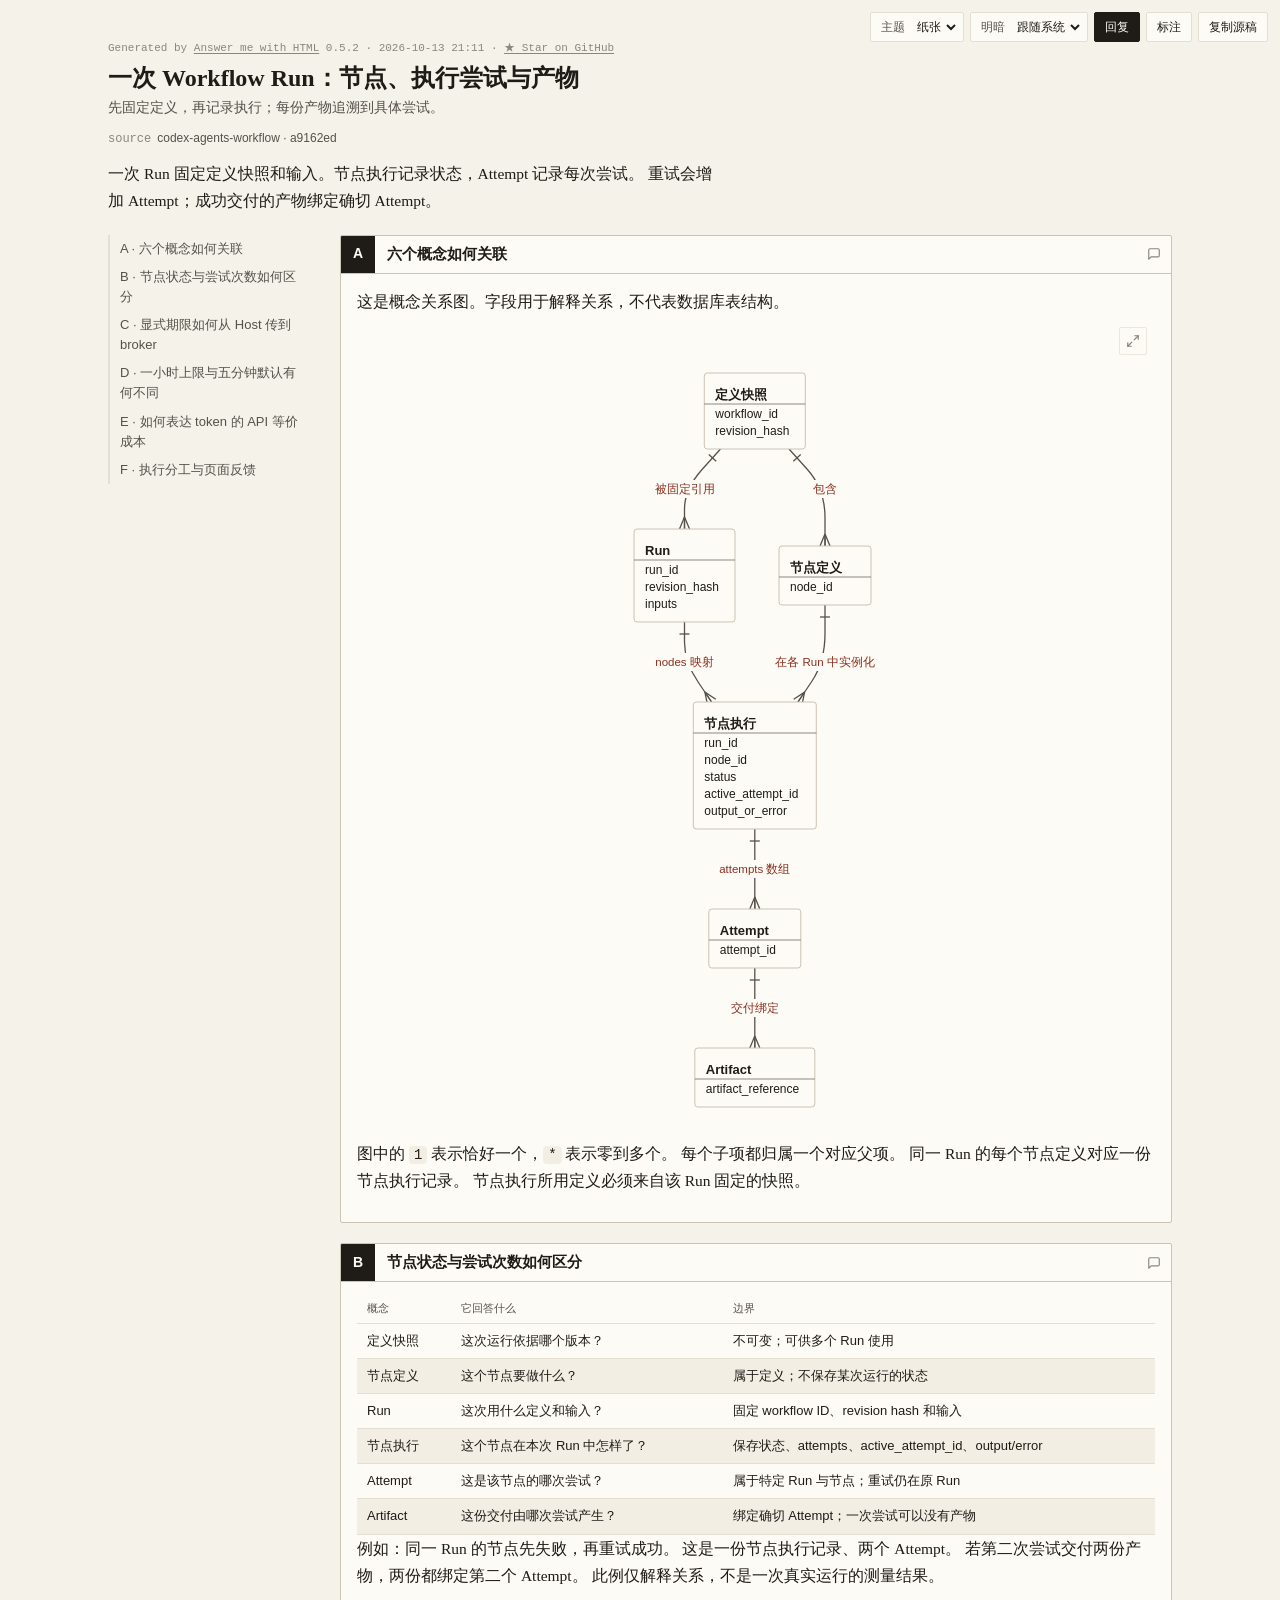
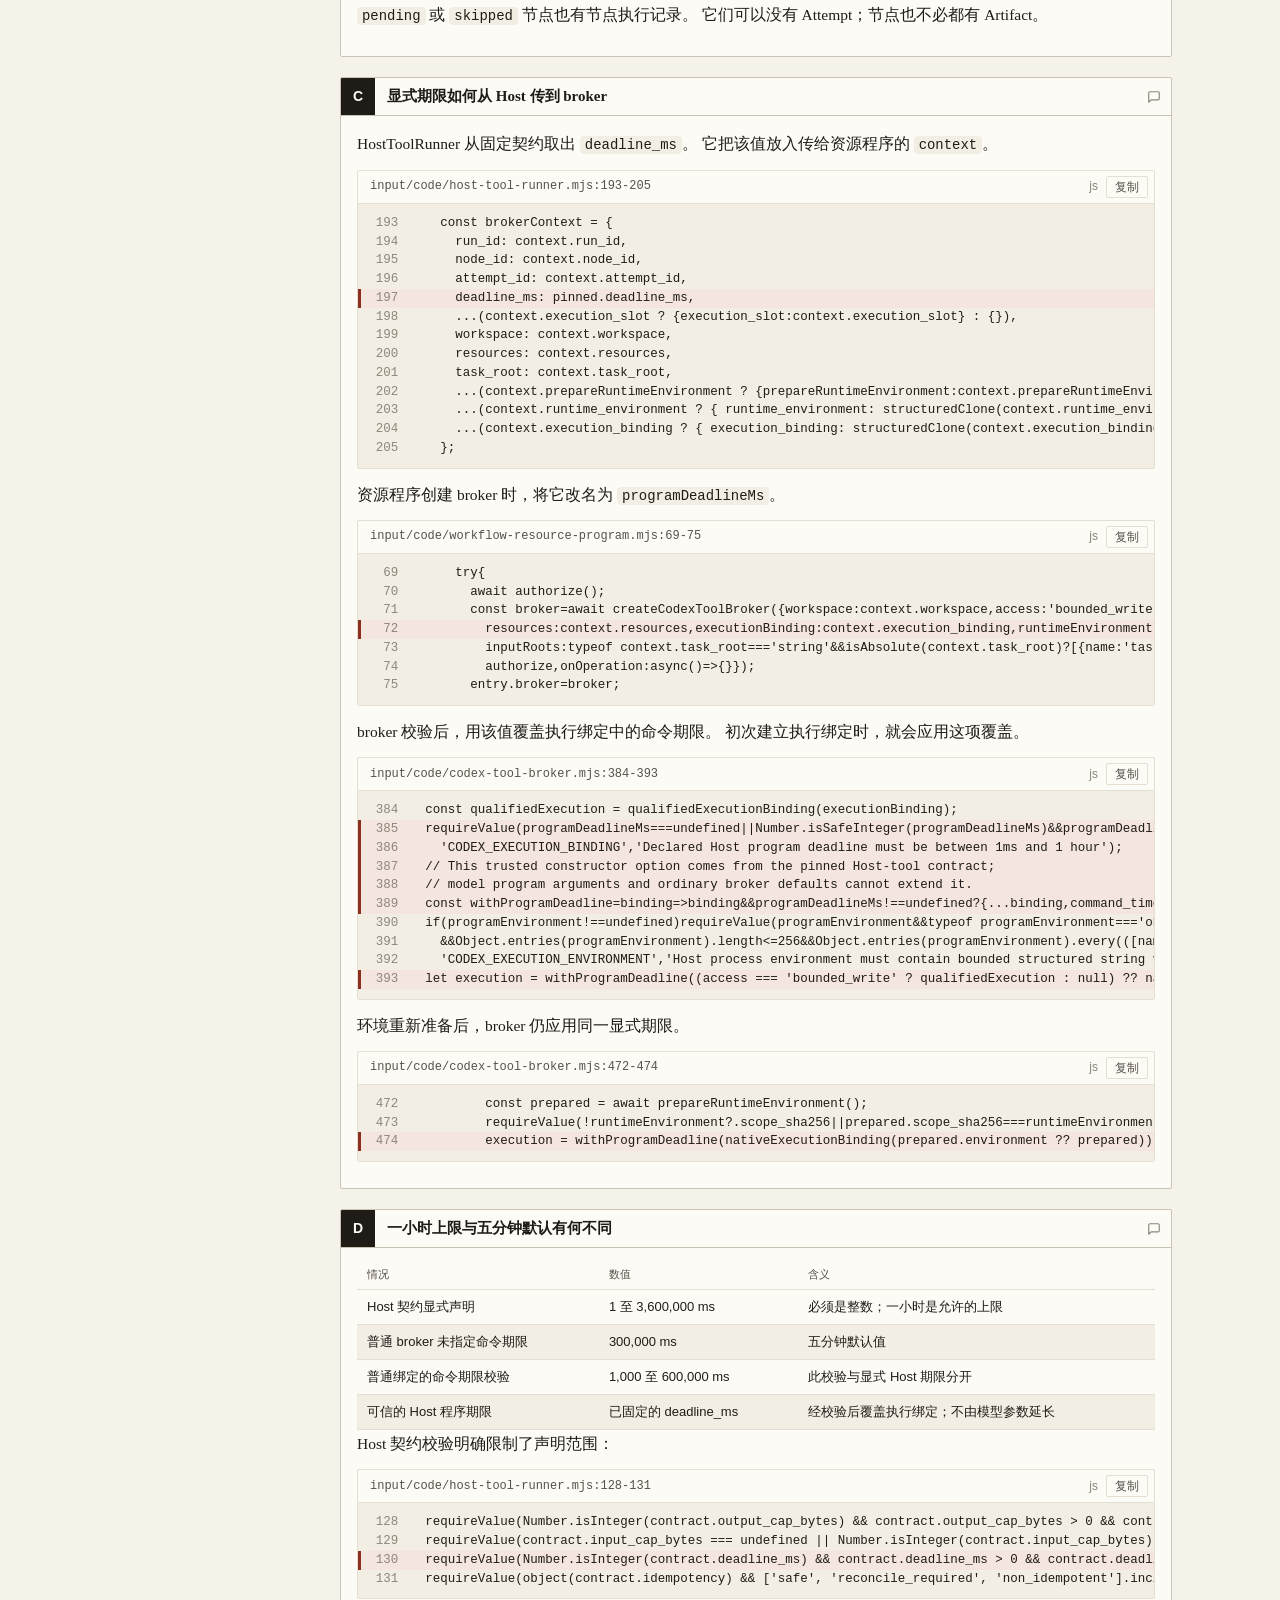
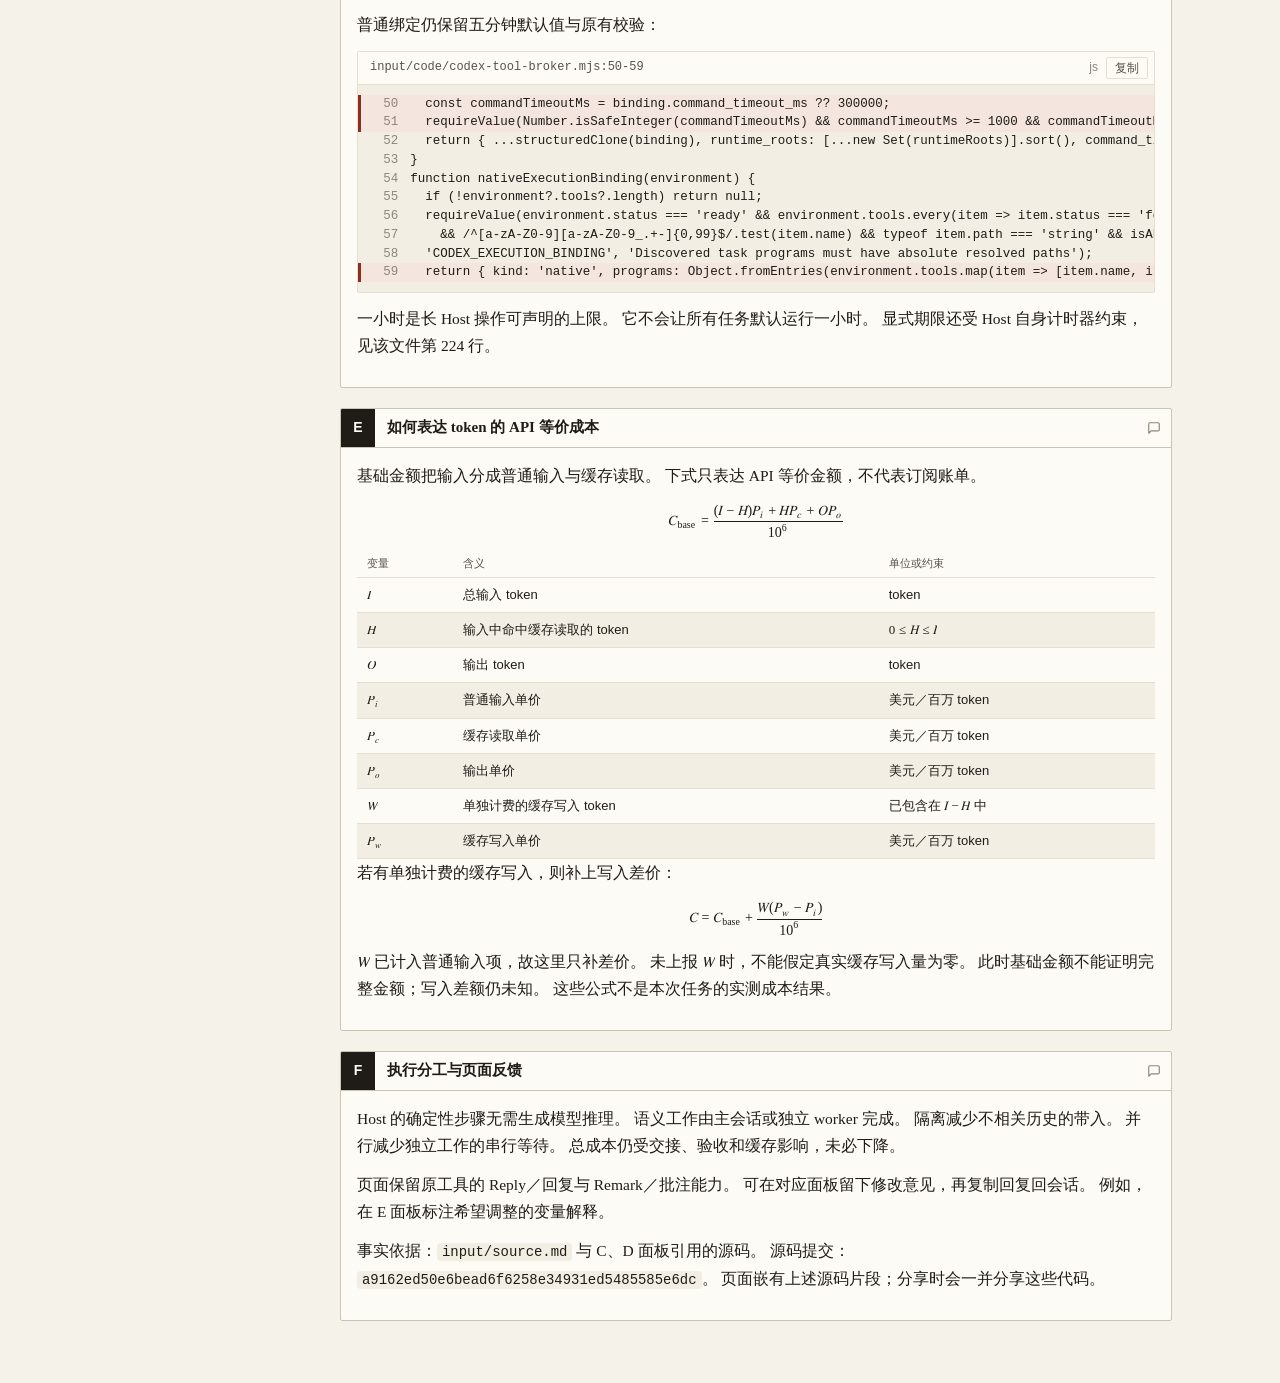
<file: workflow_explanations/examples/html/run-052-skill.html>
<!doctype html>
<html lang="zh-CN" data-theme="paper" data-mode="auto" data-style="80">
<head>
<meta charset="utf-8">
<meta name="viewport" content="width=device-width, initial-scale=1">
<meta name="generator" content="Answer me with HTML 0.5.2">
<title>一次 Workflow Run：节点、执行尝试与产物</title>
<style>
html[data-theme="blueprint"], html[data-theme="blueprint"][data-mode="light"] {
  --font-sans: -apple-system, BlinkMacSystemFont, "Segoe UI", "PingFang SC", "Hiragino Sans GB", "Microsoft YaHei", Roboto, "Helvetica Neue", Arial, sans-serif;
  --font-mono: ui-monospace, SFMono-Regular, "JetBrains Mono", Menlo, Consolas, "Liberation Mono", monospace;
  --radius: 0px;
  --shadow: none;
  --bw: 1.5px;
  --head-font: var(--font-sans);
  --bg: #f6f6f3;
  --paper: #ffffff;
  --ink: #16181d;
  --ink-2: #4b5260;
  --ink-3: #8b929e;
  --line: #1d2026;
  --line-2: #d6dae1;
  --fill: #f3f5f8;
  --accent: #1d5fbf;
  --accent-bg: #e4ecf8;
  --ok: #1d5fbf;
  --ok-bg: #e4ecf8;
  --err: #c62828;
  --err-bg: #fbeaea;
  --warn: #a8620a;
  --warn-bg: #fdf3e2;
  --head-bg: #16181d;
  --head-fg: #ffffff;
}
html[data-theme="blueprint"][data-mode="dark"] {
  --bg: #081322;
  --paper: #0d1c31;
  --ink: #e6edf7;
  --ink-2: #a9b8cc;
  --ink-3: #6b7f99;
  --line: #c9d6e8;
  --line-2: #23385a;
  --fill: #12253f;
  --accent: #6ea8ff;
  --accent-bg: #16305a;
  --ok: #6ea8ff;
  --ok-bg: #16305a;
  --err: #ff7070;
  --err-bg: #3b1620;
  --warn: #f0b14a;
  --warn-bg: #3a2a10;
  --head-bg: #e6edf7;
  --head-fg: #081322;
}
@media (prefers-color-scheme: dark) {
html[data-theme="blueprint"][data-mode="auto"] {
  --bg: #081322;
  --paper: #0d1c31;
  --ink: #e6edf7;
  --ink-2: #a9b8cc;
  --ink-3: #6b7f99;
  --line: #c9d6e8;
  --line-2: #23385a;
  --fill: #12253f;
  --accent: #6ea8ff;
  --accent-bg: #16305a;
  --ok: #6ea8ff;
  --ok-bg: #16305a;
  --err: #ff7070;
  --err-bg: #3b1620;
  --warn: #f0b14a;
  --warn-bg: #3a2a10;
  --head-bg: #e6edf7;
  --head-fg: #081322;
}
}

html[data-theme="shadcn"], html[data-theme="shadcn"][data-mode="light"] {
  --font-sans: -apple-system, BlinkMacSystemFont, "Segoe UI", "PingFang SC", "Hiragino Sans GB", "Microsoft YaHei", Roboto, "Helvetica Neue", Arial, sans-serif;
  --font-mono: ui-monospace, SFMono-Regular, "JetBrains Mono", Menlo, Consolas, "Liberation Mono", monospace;
  --radius: 8px;
  --shadow: 0 1px 2px 0 rgba(0,0,0,0.05);
  --bw: 1px;
  --head-font: var(--font-sans);
  --bg: #fafafa;
  --paper: #ffffff;
  --ink: #09090b;
  --ink-2: #71717a;
  --ink-3: #a1a1aa;
  --line: #e4e4e7;
  --line-2: #f0f0f2;
  --fill: #f4f4f5;
  --accent: #2563eb;
  --accent-bg: #eff6ff;
  --ok: #16a34a;
  --ok-bg: #f0fdf4;
  --err: #dc2626;
  --err-bg: #fef2f2;
  --warn: #d97706;
  --warn-bg: #fffbeb;
  --head-bg: #18181b;
  --head-fg: #fafafa;
}
html[data-theme="shadcn"][data-mode="dark"] {
  --bg: #09090b;
  --paper: #121215;
  --ink: #fafafa;
  --ink-2: #a1a1aa;
  --ink-3: #71717a;
  --line: #27272a;
  --line-2: #1c1c1f;
  --fill: #18181b;
  --accent: #60a5fa;
  --accent-bg: #172554;
  --ok: #4ade80;
  --ok-bg: #052e16;
  --err: #f87171;
  --err-bg: #450a0a;
  --warn: #fbbf24;
  --warn-bg: #451a03;
  --head-bg: #fafafa;
  --head-fg: #18181b;
}
@media (prefers-color-scheme: dark) {
html[data-theme="shadcn"][data-mode="auto"] {
  --bg: #09090b;
  --paper: #121215;
  --ink: #fafafa;
  --ink-2: #a1a1aa;
  --ink-3: #71717a;
  --line: #27272a;
  --line-2: #1c1c1f;
  --fill: #18181b;
  --accent: #60a5fa;
  --accent-bg: #172554;
  --ok: #4ade80;
  --ok-bg: #052e16;
  --err: #f87171;
  --err-bg: #450a0a;
  --warn: #fbbf24;
  --warn-bg: #451a03;
  --head-bg: #fafafa;
  --head-fg: #18181b;
}
}

html[data-theme="paper"], html[data-theme="paper"][data-mode="light"] {
  --font-sans: -apple-system, BlinkMacSystemFont, "Segoe UI", "PingFang SC", "Hiragino Sans GB", "Microsoft YaHei", Roboto, "Helvetica Neue", Arial, sans-serif;
  --font-mono: ui-monospace, SFMono-Regular, "JetBrains Mono", Menlo, Consolas, "Liberation Mono", monospace;
  --font-serif: "Iowan Old Style", "Palatino Linotype", Palatino, Georgia, "Songti SC", "STSong", "Noto Serif CJK SC", "Source Han Serif SC", serif;
  --radius: 2px;
  --shadow: none;
  --bw: 1px;
  --head-font: var(--font-serif);
  --bg: #f5f2ea;
  --paper: #fdfbf6;
  --ink: #1f1c17;
  --ink-2: #57514a;
  --ink-3: #8c867b;
  --line: #cbc3b4;
  --line-2: #e5dfd3;
  --fill: #f3eee4;
  --accent: #8c2f1e;
  --accent-bg: #f5e5df;
  --ok: #2e6a3b;
  --ok-bg: #e4efe5;
  --err: #a3251b;
  --err-bg: #f7e3e0;
  --warn: #7f5300;
  --warn-bg: #f6ecd6;
  --head-bg: #1f1c17;
  --head-fg: #fdfbf6;
}
html[data-theme="paper"][data-mode="dark"] {
  --bg: #15130f;
  --paper: #1c1a15;
  --ink: #ebe5d8;
  --ink-2: #b5ad9e;
  --ink-3: #7b7467;
  --line: #4a443a;
  --line-2: #2d2a24;
  --fill: #242119;
  --accent: #e59a7d;
  --accent-bg: #3a2219;
  --ok: #8cc79a;
  --ok-bg: #1c3122;
  --err: #f0928a;
  --err-bg: #3a1d1a;
  --warn: #e3b866;
  --warn-bg: #352a13;
  --head-bg: #ebe5d8;
  --head-fg: #15130f;
}
@media (prefers-color-scheme: dark) {
html[data-theme="paper"][data-mode="auto"] {
  --bg: #15130f;
  --paper: #1c1a15;
  --ink: #ebe5d8;
  --ink-2: #b5ad9e;
  --ink-3: #7b7467;
  --line: #4a443a;
  --line-2: #2d2a24;
  --fill: #242119;
  --accent: #e59a7d;
  --accent-bg: #3a2219;
  --ok: #8cc79a;
  --ok-bg: #1c3122;
  --err: #f0928a;
  --err-bg: #3a1d1a;
  --warn: #e3b866;
  --warn-bg: #352a13;
  --head-bg: #ebe5d8;
  --head-fg: #15130f;
}
}

html:lang(zh-Hant)[data-theme][data-mode], html:lang(zh-TW)[data-theme][data-mode], html:lang(zh-HK)[data-theme][data-mode], html:lang(zh-MO)[data-theme][data-mode] {
  --font-sans: -apple-system, BlinkMacSystemFont, "Segoe UI", "PingFang TC", "Heiti TC", "Microsoft JhengHei", "Noto Sans CJK TC", "Noto Sans TC", "PingFang SC", "Microsoft YaHei", Roboto, "Helvetica Neue", Arial, sans-serif;
}

html:lang(ja)[data-theme][data-mode] {
  --font-sans: -apple-system, BlinkMacSystemFont, "Segoe UI", "Hiragino Sans", "Hiragino Kaku Gothic ProN", "Yu Gothic UI", "Yu Gothic", Meiryo, "Noto Sans CJK JP", "Noto Sans JP", "PingFang SC", "Microsoft YaHei", Roboto, "Helvetica Neue", Arial, sans-serif;
}

html:lang(he)[data-theme][data-mode] {
  --font-sans: -apple-system, BlinkMacSystemFont, "Segoe UI", "Noto Sans Hebrew", "Arial Hebrew", Arial, Roboto, "Helvetica Neue", sans-serif;
}

/* Answer me with HTML base — uses theme variables only, never hard-coded colors (theme tokens and decorations: themes/<name>.js). Exception: the var() fallbacks of diagrams (flow / sequence) equal the blueprint light tokens, guarded by a test. */
*, *::before, *::after { box-sizing: border-box; }
html, body { margin: 0; padding: 0; }
body {
  background: var(--bg); color: var(--ink);
  font-family: var(--font-sans); font-size: 14px; line-height: 1.55;
  -webkit-font-smoothing: antialiased;
}
code, pre, kbd { font-family: var(--font-mono); }

/* ── Toolbar ─────────────────────────────── */
.am-toolbar {
  position: fixed; top: 12px; inset-inline-end: 12px; z-index: 10; display: flex; gap: 6px;
}
.am-btn {
  font: 12px/1 var(--font-sans); color: var(--ink); background: var(--paper);
  border: 1px solid var(--line-2); border-radius: var(--radius); padding: 7px 10px; cursor: pointer;
}
.am-btn:hover { border-color: var(--ink-3); }
.am-btn:focus-visible { outline: 2px solid var(--accent); outline-offset: 2px; }
/* Theme and mode lists: a label and a native select inside one button-like box */
.am-pick {
  display: flex; align-items: center; gap: 6px; font: 12px/1 var(--font-sans); color: var(--ink-2); background: var(--paper);
  border: 1px solid var(--line-2); border-radius: var(--radius); padding-block: 0; padding-inline: 10px 4px;
}
.am-pick:hover { border-color: var(--ink-3); }
.am-pick:focus-within { outline: 2px solid var(--accent); outline-offset: 2px; }
.am-pick select {
  font: inherit; color: var(--ink); background: transparent; border: 0; padding: 6px 2px; cursor: pointer; outline: none;
}
.am-pick option { color: var(--ink); background: var(--paper); }

/* ── Header ───────────────────────────────── */
.am-head { margin: 0 0 20px; padding-inline-end: 300px; }
.am-head h1 { margin: 0; font-size: 24px; line-height: 1.25; letter-spacing: -0.01em; }
.am-sub { margin: 4px 0 0; color: var(--ink-2); }
.am-head-meta { display: flex; flex-wrap: wrap; gap: 6px 18px; margin-top: 10px; font-size: 12px; color: var(--ink-2); }
.am-head-meta b { font-family: var(--font-mono); font-weight: 400; color: var(--ink-3); margin-inline-end: 6px; }
.am-intro { margin-top: 12px; max-width: 80ch; }

/* ── sheet template ────────────────────────── */
.am-sheet { max-width: 1680px; margin: 0 auto; padding: 32px 28px 40px; }
.am-frame { position: relative; }
.am-grid {
  display: grid; grid-template-columns: repeat(var(--cols, 3), minmax(0, 1fr));
  gap: 20px; align-items: start;
}
.am-ruler { display: none; }
.am-ruler span { flex: 1; display: flex; align-items: center; justify-content: center; }
.am-ruler--top, .am-ruler--bottom { left: 18px; right: 18px; height: 18px; }
.am-ruler--top { top: 0; }
.am-ruler--bottom { bottom: 0; }
.am-ruler--left, .am-ruler--right { top: 18px; bottom: 18px; width: 18px; flex-direction: column; }
.am-ruler--left { left: 0; }
.am-ruler--right { right: 0; }
.am-ruler--top span + span, .am-ruler--bottom span + span { border-inline-start: 1px solid var(--line); }
.am-ruler--left span + span, .am-ruler--right span + span { border-top: 1px solid var(--line); }

/* ── Panels ───────────────────────────────── */
.am-panel {
  background: var(--paper); border: var(--bw) solid var(--line); border-radius: var(--radius);
  box-shadow: var(--shadow); min-width: 0; overflow: hidden;
}
.am-panel-head {
  display: flex; align-items: stretch; gap: 0; border-bottom: var(--bw) solid var(--line); min-height: 34px;
}
.am-panel-id {
  display: flex; align-items: center; justify-content: center; min-width: 34px; padding: 0 8px;
  background: var(--head-bg); color: var(--head-fg); font-weight: 600; font-size: 14px;
}
.am-panel-head h2 { margin: 0; padding: 7px 12px; font-size: 15px; font-weight: 600; flex: 1; display: flex; align-items: center; }
.am-panel-meta { align-self: center; padding: 0 12px; font: 11px/1.3 var(--font-mono); color: var(--ink-2); text-align: end; }
.am-panel-body { padding: 14px 16px 16px; }
.am-panel-body > * + * { margin-top: 12px; }

/* ── Markdown body ───────────────────────── */
.am-md > :first-child { margin-top: 0; }
.am-md > :last-child { margin-bottom: 0; }
.am-md p { margin: 0 0 8px; }
.am-md ul, .am-md ol { margin: 0 0 8px; padding-inline-start: 20px; }
.am-md li + li { margin-top: 3px; }
.am-md h3, .am-md h4 { margin: 14px 0 6px; font-size: 13px; }
.am-md a { color: var(--accent); }
.am-md blockquote { margin: 0 0 8px; padding: 2px 12px; border-inline-start: 3px solid var(--line-2); color: var(--ink-2); }
.am-md :not(pre) > code { font-size: 0.9em; background: var(--fill); padding: 1px 5px; border-radius: 4px; }
.am-md hr { border: 0; border-top: 1px solid var(--line-2); margin: 12px 0; }
.am-md table { width: 100%; border-collapse: collapse; font-size: 13px; }
.am-md th {
  text-align: start; font: 11px/1.3 var(--font-mono); color: var(--ink-2); font-weight: 400;
  padding: 6px 10px; border-bottom: 1px solid var(--line-2);
}
/* th { text-align: start } outranks the align attribute from Markdown alignment, so restore right and center columns explicitly. */
.am-md th[align="right"] { text-align: right; }
.am-md th[align="center"] { text-align: center; }
.am-md td { padding: 7px 10px; border-bottom: 1px solid var(--line-2); vertical-align: top; }
.am-md tbody tr:nth-child(even) td { background: var(--fill); }
.am-table-wrap { overflow-x: auto; }
/* Images scale down to the panel and never past 70% of the window height, keeping their shape. */
.am-md img { max-width: 100%; max-height: 70vh; height: auto; }
.am-figure { margin: 0; text-align: center; }
.am-figure img { display: block; margin: 0 auto; border: 1px solid var(--line-2); border-radius: var(--radius); }
.am-figure figcaption { margin-top: 6px; font-size: 12px; line-height: 1.4; color: var(--ink-2); }
.am-code {
  margin: 0; padding: 12px 14px; background: var(--fill); border: 1px solid var(--line-2);
  border-radius: var(--radius); overflow-x: auto; font-size: 12.5px; line-height: 1.5;
}
/* Ask: a decision the reader makes; the suggested option starts selected */
.am-ask { margin: 10px 0; padding: 10px 12px 8px; border: 1px solid var(--line-2); border-radius: var(--radius); background: var(--fill); min-width: 0; }
/* The question floats inside the box, so a long question wraps like text instead of riding on the border */
.am-ask-q { float: left; width: 100%; padding: 0; margin-bottom: 4px; font-weight: 600; }
/* Two columns: the control, then the label, tag and note, which wrap under the label and never under the control */
.am-ask-opt { clear: both; display: grid; grid-template-columns: auto minmax(0, 1fr); column-gap: 8px; align-items: baseline; padding: 5px 2px; cursor: pointer; }
.am-ask-opt input { margin: 0; accent-color: var(--accent); position: relative; top: 2px; }
.am-ask-tag { display: inline-block; font-size: 11px; line-height: 1.5; color: var(--accent); border: 1px solid var(--accent); border-radius: 999px; padding: 0 6px; white-space: nowrap; }
.am-ask-note { display: block; color: var(--ink-2); }
/* Comment box under each panel, and the Reply sheet */
.am-comment-btn {
  display: flex; flex-shrink: 0; align-self: center; margin-block: 0; margin-inline: auto 6px; color: var(--ink-3); background: transparent;
  border: 1px solid transparent; border-radius: var(--radius); padding: 3px; cursor: pointer;
}
.am-panel-meta + .am-comment-btn { margin-inline-start: 0; }
.am-panel:hover .am-comment-btn, .am-comment-btn:focus-visible, .am-comment-btn[aria-expanded="true"] { border-color: var(--line-2); color: var(--ink-2); }
.am-panel .am-comment-btn.am-comment-btn--on { color: var(--accent); border-color: var(--accent); }
.am-panel--bare { position: relative; }
.am-panel--bare > .am-comment-btn { position: absolute; top: 4px; inset-inline-end: 0; }
.am-comment { padding: 0 14px 12px; }
.am-comment textarea, .am-reply textarea {
  width: 100%; font: 13px/1.5 var(--font-sans); color: var(--ink); background: var(--paper);
  border: 1px solid var(--line-2); border-radius: var(--radius); padding: 8px 10px; resize: vertical;
}
.am-comment textarea:focus-visible, .am-reply textarea:focus-visible { outline: 2px solid var(--accent); outline-offset: 1px; }
.am-btn--reply { color: var(--paper); background: var(--ink); border-color: var(--ink); }
.am-btn--reply:hover { opacity: .88; }
.am-reply {
  width: min(640px, calc(100vw - 32px)); padding: 16px; color: var(--ink); background: var(--paper);
  border: 1px solid var(--line-2); border-radius: var(--radius); box-shadow: 0 12px 40px rgba(0,0,0,.25);
}
.am-reply::backdrop { background: rgba(0,0,0,.35); }
.am-reply-head { display: flex; flex-wrap: wrap; align-items: baseline; gap: 4px 10px; margin-bottom: 10px; }
.am-reply-head span { color: var(--ink-2); font-size: 13px; }
.am-reply textarea { font-family: var(--font-mono); font-size: 12.5px; }
.am-reply-actions { display: flex; justify-content: flex-end; gap: 8px; margin-top: 10px; }
.am-reply .am-btn:disabled { opacity: .5; cursor: default; }
/* Code block: a header (title or path:lines, language, copy), then one span per line; numbered blocks show the line number in a gutter */
.am-codeblock { margin: 10px 0; min-width: 0; }
.am-codeblock .am-code { border-top-left-radius: 0; border-top-right-radius: 0; padding: 10px 0; }
.am-code-head {
  display: flex; align-items: center; gap: 8px; padding: 5px 6px 5px 12px; font: 12px/1.3 var(--font-sans); color: var(--ink-2);
  background: var(--paper); border: 1px solid var(--line-2); border-bottom: 0; border-radius: var(--radius) var(--radius) 0 0;
}
.am-code-title { font-family: var(--font-mono); overflow: hidden; text-overflow: ellipsis; white-space: nowrap; min-width: 0; }
.am-code-lang { margin-left: auto; color: var(--ink-3); text-transform: lowercase; }
.am-code-copy { font: 12px/1 var(--font-sans); color: var(--ink-2); background: transparent; border: 1px solid var(--line-2); border-radius: var(--radius); padding: 4px 8px; cursor: pointer; margin-left: auto; }
.am-code-lang + .am-code-copy { margin-left: 0; }
.am-code-copy:hover { border-color: var(--ink-3); color: var(--ink); }
.am-code-copy:focus-visible { outline: 2px solid var(--accent); outline-offset: 2px; }
.am-code code { display: block; min-width: max-content; }
.am-ln { display: block; padding: 0 14px; min-height: 1.5em; white-space: pre; }
.am-ln--hl { background: var(--accent-bg); box-shadow: inset 3px 0 0 var(--accent); }
.am-code--num .am-ln::before {
  content: attr(data-n); display: inline-block; width: 3.5ch; margin-right: 12px; text-align: right; color: var(--ink-3);
  user-select: none; -webkit-user-select: none;
}

/* ── Status badges ok / no / warn ──────────────── */
.am-status { white-space: nowrap; font-weight: 500; }
.am-status--ok { color: var(--ok); }
.am-status--no { color: var(--err); }
.am-status--warn { color: var(--warn); }
.am-status-icon { display: inline-block; width: 1.1em; font-weight: 700; }

/* ── callout ─────────────────────────────── */
.am-callout {
  border: 1px solid var(--line-2); border-inline-start: 3px solid var(--accent); background: var(--accent-bg);
  padding: 10px 14px; border-radius: var(--radius);
}
.am-callout--ok { border-inline-start-color: var(--ok); background: var(--ok-bg); }
.am-callout--warn { border-inline-start-color: var(--warn); background: var(--warn-bg); }
.am-callout--err { border-inline-start-color: var(--err); background: var(--err-bg); }
.am-callout-title { font-weight: 600; margin-bottom: 4px; }

/* ── kv title block ─────────────────────────── */
.am-kv {
  display: grid; grid-template-columns: repeat(var(--kv-cols, 2), minmax(0, 1fr)); margin: 0;
  border-top: var(--bw) solid var(--line); border-inline-start: var(--bw) solid var(--line);
}
.am-kv-cell { border-inline-end: var(--bw) solid var(--line); border-bottom: var(--bw) solid var(--line); padding: 6px 10px 8px; min-width: 0; }
.am-kv-cell--wide { grid-column: 1 / -1; }
.am-kv dt { font: 11px/1.4 var(--font-mono); color: var(--ink-2); }
.am-kv dd { margin: 2px 0 0; font-size: 14px; font-weight: 500; overflow-wrap: anywhere; }
.am-kv-cell--wide dd { font-size: 17px; font-weight: 600; }

/* ── timeline ────────────────────────────── */
.am-timeline { list-style: none; margin: 0; padding: 0; }
.am-timeline--h { display: grid; grid-template-columns: repeat(var(--n, 1), minmax(0, 1fr)); padding-top: 4px; }
.am-timeline--h li { position: relative; text-align: center; padding: 0 6px; }
.am-timeline--h li::before {
  content: ""; position: absolute; top: 31px; left: 0; right: 0; border-top: var(--bw) solid var(--line);
}
.am-timeline--h li:first-child::before { inset-inline-start: 50%; }
.am-timeline--h li:last-child::before { inset-inline-end: 50%; }
.am-tl-when { display: block; font-size: 15px; font-weight: 500; height: 24px; }
.am-tl-dot {
  position: relative; display: block; width: 11px; height: 11px; margin: 2px auto 8px;
  border: var(--bw) solid var(--line); border-radius: 50%; background: var(--paper);
}
.am-tl-item--hi .am-tl-dot { background: var(--accent); border-color: var(--accent); }
.am-tl-title { display: block; font-size: 12.5px; font-weight: 500; }
.am-tl-text { display: block; font-size: 12px; color: var(--ink-2); line-height: 1.45; }
.am-timeline--v li { position: relative; padding: 0 0 14px; padding-inline-start: 22px; }
.am-timeline--v li::before { content: ""; position: absolute; inset-inline-start: 5px; top: 6px; bottom: -6px; border-inline-start: var(--bw) solid var(--line-2); }
.am-timeline--v li:last-child::before { display: none; }
.am-timeline--v .am-tl-dot { position: absolute; inset-inline-start: 0; top: 4px; margin: 0; }
.am-timeline--v .am-tl-when { display: inline; height: auto; font: 12px var(--font-mono); color: var(--ink-2); margin-inline-end: 8px; }
.am-timeline--v .am-tl-title { display: inline; font-size: 14px; }
.am-timeline--v .am-tl-text { margin-top: 2px; }
/* .am-tl-wrap is the container (src/components/timeline.js): a horizontal timeline answers to the width it has, not to the width of the window, since a
   sheet puts panels two or three to a row. Below 560 px (about 90 px for each of the six items a timeline has by default) its dates
   wrap and the dots cover them, so it lays out like timeline v: line and dots at the start, text beside them. */
.am-tl-wrap { container-type: inline-size; }
@container (max-width: 560px) {
  .am-timeline--h { display: block; padding-top: 0; }
  .am-timeline--h li { text-align: start; padding: 0 0 14px; padding-inline-start: 22px; }
  .am-timeline--h li::before, .am-timeline--h li:first-child::before {
    top: 6px; bottom: -6px; inset-inline-start: 5px; inset-inline-end: auto; border-top: 0; border-inline-start: var(--bw) solid var(--line-2);
  }
  .am-timeline--h li:last-child::before { display: none; }
  .am-timeline--h .am-tl-dot { position: absolute; inset-inline-start: 0; top: 4px; margin: 0; }
  .am-timeline--h .am-tl-when { display: inline; height: auto; font: 12px var(--font-mono); color: var(--ink-2); margin-inline-end: 8px; }
  .am-timeline--h .am-tl-title { display: inline; font-size: 14px; }
  .am-timeline--h .am-tl-text { margin-top: 2px; }
}

/* ── annot sentence notes ──────────────────────── */
.am-annot + .am-annot { border-top: 1px solid var(--line-2); padding-top: 12px; }
.am-annot-head { display: flex; justify-content: space-between; gap: 12px; font-size: 13px; font-weight: 600; margin-bottom: 8px; }
.am-annot-meta { font: 11px var(--font-mono); font-weight: 400; color: var(--ink-2); }
.am-annot-scroll { overflow-x: auto; }
.am-annot-line {
  position: relative; display: inline-block; white-space: pre; font: 14px/1.6 var(--font-mono);
  padding-bottom: calc(var(--rows, 0) * 17px + 14px);
}
.am-annot-line--wrap { display: block; white-space: normal; padding-bottom: 10px; }
.am-annot-line--wrap .am-seg { white-space: nowrap; }
.am-seg { position: relative; }
.am-seg::after {
  content: ""; position: absolute; left: 1px; right: 1px; top: calc(100% + 1px); height: 5px;
  border: 1px solid var(--accent); border-top: 0;
}
.am-seg-n {
  position: absolute; inset-inline-start: 0; top: calc(100% + 8px + var(--row, 0) * 17px);
  font: 11px/16px var(--font-sans); color: var(--accent); white-space: nowrap;
}
.am-seg--err { color: var(--err); }
.am-seg--err::after { border-color: var(--err); }
.am-seg--err .am-seg-n { color: var(--err); }
.am-annot-caption { font-size: 12px; color: var(--ink-2); }

/* ── limits bars ───────────────────────── */
.am-lim + .am-lim { margin-top: 14px; }
.am-lim-head { display: flex; justify-content: space-between; gap: 12px; font-size: 13px; margin-bottom: 4px; }
.am-lim-val { font: 12px var(--font-mono); color: var(--accent); white-space: nowrap; }
.am-lim-track { position: relative; height: 12px; border: 1px solid var(--line-2); background: var(--fill); border-radius: calc(var(--radius) / 2); }
.am-lim-fill { position: absolute; inset-inline-start: 0; top: 0; bottom: 0; background: var(--accent-bg); border-inline-end: 1px solid var(--accent); }
.am-lim-mark { position: absolute; top: -4px; bottom: -4px; border-left: 2px solid var(--accent); }
.am-lim.is-over .am-lim-fill { background: var(--err-bg); border-inline-end-color: var(--err); }
.am-lim.is-over .am-lim-val { color: var(--err); }
.am-lim-ticks { position: relative; height: 16px; font: 10px/16px var(--font-mono); color: var(--ink-3); }
.am-lim-ticks span { position: absolute; transform: translateX(-50%); }
.am-lim-ticks span:first-child { transform: none; }
.am-lim-note { font-size: 11px; color: var(--ink-2); margin-inline-start: 6px; }

/* ── tree ─────────────────────────── */
.am-tree { font-size: 13px; }
.am-tree-root { display: flex; justify-content: center; position: relative; padding-bottom: 18px; }
.am-tree-root::after { content: ""; position: absolute; bottom: 0; left: 50%; height: 18px; border-left: var(--bw) solid var(--line); }
.am-tree-root--solo { padding-bottom: 12px; }
.am-tree-root--solo::after { display: none; }
.am-tree-box {
  border: var(--bw) solid var(--line); background: var(--paper); padding: 6px 14px; text-align: center;
  border-radius: var(--radius); font-weight: 600;
}
.am-tree-box small { display: block; font-weight: 400; color: var(--ink-2); font-size: 12px; }
.am-tree-box--root { background: var(--accent-bg); font-size: 15px; padding: 8px 28px; }
.am-tree-cols { display: grid; grid-template-columns: repeat(var(--n, 1), minmax(0, 1fr)); }
.am-tree-col { position: relative; padding: 18px 8px 0; min-width: 0; }
.am-tree-col::before { content: ""; position: absolute; top: 0; left: 0; right: 0; border-top: var(--bw) solid var(--line); }
.am-tree-col:first-child::before { inset-inline-start: 50%; }
.am-tree-col:last-child::before { inset-inline-end: 50%; }
.am-tree-col::after { content: ""; position: absolute; top: 0; left: 50%; height: 18px; border-left: var(--bw) solid var(--line); }
.am-tree-list, .am-tree-list ul { list-style: none; margin: 0; padding: 0; }
.am-tree-col > .am-tree-list { margin: 8px 0 0; margin-inline-start: 14px; }
.am-tree-list ul { margin-inline-start: 16px; }
.am-tree-list li { position: relative; padding: 3px 0; padding-inline-start: 18px; }
.am-tree-list li::before { content: ""; position: absolute; inset-inline-start: 0; top: 0.95em; width: 12px; border-top: 1px solid var(--ink-3); }
.am-tree-list li::after { content: ""; position: absolute; inset-inline-start: 0; top: 0; bottom: 0; border-inline-start: 1px solid var(--ink-3); }
.am-tree-list li:last-child::after { bottom: auto; height: 0.95em; }
.am-tree-tag { font: 11px var(--font-mono); color: var(--ink-3); margin-inline-end: 4px; }
.am-tree code { font: 12px var(--font-mono); }
.am-tree-sub { display: block; font-size: 11.5px; color: var(--ink-2); }
.am-tree-hi > .am-tree-label { color: var(--accent); font-weight: 600; }

/* ── Diagrams (flow / sequence) ───────────────── */
.am-diagram { margin: 0; overflow-x: auto; text-align: center; }
/* Embedded previews can lose html[data-theme]; the fallbacks keep diagrams readable, and defined theme variables still win. */
.am-diagram svg { max-width: 100%; height: auto; font-family: var(--font-sans, sans-serif); }
.am-diagram text { fill: var(--ink, #16181d); font-size: 13px; }
.am-node-shape { fill: var(--paper, #ffffff); stroke: var(--line, #1d2026); stroke-width: var(--bw, 1.5px); }
.am-node--hi .am-node-shape { fill: var(--accent-bg, #e4ecf8); stroke: var(--accent, #1d5fbf); }
.am-node--hi text { fill: var(--accent, #1d5fbf); font-weight: 600; }
.am-edge { fill: none; stroke: var(--ink-2, #4b5260); stroke-width: 1.3; }
.am-edge--dashed { stroke-dasharray: 5 4; }
.am-arrow { fill: var(--ink-2, #4b5260); }
.am-edge-label rect { fill: var(--paper, #ffffff); }
.am-diagram .am-edge-label text { fill: var(--accent, #1d5fbf); font-size: 11.5px; }
.am-cluster { fill: var(--fill, #f3f5f8); stroke: var(--line-2, #d6dae1); stroke-width: 1; stroke-dasharray: 4 3; }
.am-diagram .am-cluster-label { fill: var(--ink-2, #4b5260); font: 11px var(--font-mono, monospace); }
.am-lifeline { stroke: var(--ink-3, #8b929e); stroke-width: 1; stroke-dasharray: 4 4; }
.am-actor { fill: var(--paper, #ffffff); stroke: var(--line, #1d2026); stroke-width: var(--bw, 1.5px); }
.am-note { fill: var(--warn-bg, #fdf3e2); stroke: var(--warn, #a8620a); stroke-width: 1; }
.am-diagram .am-step { fill: var(--ink-3, #8b929e); font: 10px var(--font-mono, monospace); }

.am-diagram-expand {
  /* In flow and sticky: it sits at the end edge (right on a left-to-right page) and stays in view when the diagram scrolls sideways.
     It takes its own row above the drawing, so it never covers a node at the top-right corner of the drawing. */
  position: sticky; inset-inline-start: calc(100% - 36px); z-index: 2;
  display: flex; align-items: center; justify-content: center;
  width: 28px; height: 28px; padding: 0; margin: 0 0 4px; margin-inline: auto 8px;
  color: var(--ink-2); background: var(--paper);
  border: var(--bw, 1px) solid var(--line-2); border-radius: var(--radius);
  cursor: pointer; opacity: 0.72;
  transition: opacity 0.15s, color 0.15s, border-color 0.15s, background 0.15s;
}
.am-diagram:hover .am-diagram-expand,
.am-diagram-expand:focus-visible { opacity: 1; }
.am-diagram-expand:hover {
  opacity: 1; color: var(--ink); border-color: var(--accent); background: var(--fill);
}
.am-diagram-expand:focus-visible { outline: 2px solid var(--accent); outline-offset: 1px; }

/* ── Diagram Lightbox and Pan-Zoom Viewer ─────────── */
.am-lightbox {
  position: fixed; inset: 0; z-index: 1000;
  display: flex; flex-direction: column;
  touch-action: none;
}
.am-lightbox[hidden] { display: none !important; }

.am-lightbox-backdrop {
  position: absolute; inset: 0;
  background: rgba(0, 0, 0, 0.72);
  backdrop-filter: blur(6px);
  -webkit-backdrop-filter: blur(6px);
}

.am-lightbox-header {
  position: absolute; top: 12px; left: 24px; right: 24px; height: 36px;
  display: flex; align-items: center; justify-content: space-between;
  z-index: 10; pointer-events: none;
}
.am-lightbox-title {
  display: inline-flex; align-items: center; gap: 8px;
  color: rgba(255, 255, 255, 0.92);
  font: 13px/1 var(--font-sans, sans-serif); font-weight: 500;
  text-shadow: 0 1px 3px rgba(0, 0, 0, 0.6);
  pointer-events: auto;
  overflow: hidden; text-overflow: ellipsis; white-space: nowrap; max-width: 60vw;
}
.am-lightbox-title svg { stroke: rgba(255, 255, 255, 0.85); flex-shrink: 0; }
.am-lightbox-actions {
  display: flex; align-items: center; gap: 8px; pointer-events: auto;
}
.am-lightbox-close {
  width: 32px; height: 32px;
  background: var(--paper);
  border: var(--bw, 1px) solid var(--line-2);
  border-radius: 50%;
  color: var(--ink);
  font-size: 15px; line-height: 1;
  cursor: pointer;
  display: flex; align-items: center; justify-content: center;
  box-shadow: 0 4px 12px rgba(0, 0, 0, 0.25);
  transition: background 0.15s, color 0.15s, transform 0.15s, border-color 0.15s;
}
.am-lightbox-close:hover {
  color: var(--accent); border-color: var(--accent); background: var(--fill); transform: scale(1.05);
}
.am-lightbox-close:focus-visible { outline: 2px solid var(--accent); outline-offset: 1px; }

.am-lightbox-stage {
  position: absolute;
  top: 54px; bottom: 20px; left: 24px; right: 24px;
  background: var(--paper);
  border: var(--bw, 1px) solid var(--line-2);
  border-radius: max(var(--radius), 14px);
  box-shadow: 0 24px 64px rgba(0, 0, 0, 0.45);
  overflow: hidden;
  cursor: grab;
  user-select: none;
  -webkit-user-select: none;
}
.am-lightbox-stage.am-panning { cursor: grabbing; }

.am-lightbox-canvas {
  position: absolute; left: 0; top: 0;
  transform-origin: 0 0;
  will-change: transform;
  pointer-events: none;
}
.am-lightbox-canvas svg {
  max-width: none !important;
  max-height: none !important;
  display: block;
  font-family: var(--font-sans, sans-serif);
}

/* ── doc template ────────────────────────── */
.am-doc { max-width: 1120px; margin: 0 auto; padding: 40px 28px 64px; }
.am-doc-layout { display: grid; grid-template-columns: 200px minmax(0, 1fr); gap: 32px; align-items: start; }
.am-doc-layout--notoc { grid-template-columns: minmax(0, 1fr); max-width: 860px; }
.am-toc { position: sticky; top: 24px; font-size: 13px; }
.am-toc a { display: block; color: var(--ink-2); text-decoration: none; padding: 4px 0; padding-inline-start: 10px; border-inline-start: 2px solid var(--line-2); }
.am-toc a:hover { color: var(--ink); border-inline-start-color: var(--accent); }
.am-doc-body > .am-panel + .am-panel { margin-top: 20px; }

/* ── Responsive and print ─────────────────────────── */
@media (max-width: 1100px) {
  .am-grid { grid-template-columns: repeat(2, minmax(0, 1fr)); }
  .am-grid > .am-panel { grid-column: auto !important; }
  .am-grid > .am-panel.am-span-wide { grid-column: 1 / -1 !important; }
}
@media (max-width: 760px) {
  .am-sheet, .am-doc { padding: 56px 12px 24px; }
  .am-head { padding-inline-end: 0; }
  .am-grid { grid-template-columns: minmax(0, 1fr); }
  .am-grid > .am-panel.am-span-wide { grid-column: auto !important; }
  .am-doc-layout { grid-template-columns: minmax(0, 1fr); }
  .am-toc { position: static; }
  .am-tree-cols { grid-template-columns: minmax(0, 1fr); }
  /* Tables and diagrams keep their size: the wrapper scrolls horizontally when they overflow. A cell is never narrower than about
     two short words, so a phone does not stack them one per line. On wider screens the sheet layout (src/runtime/layout-dom.js)
     gives a table panel the width its columns read well at. */
  .am-md th, .am-md td { min-width: 8em; }
  .am-diagram svg { max-width: none; }
  .am-lightbox-header { top: 8px; left: 12px; right: 12px; }
  .am-lightbox-stage { top: 46px; bottom: 12px; left: 12px; right: 12px; border-radius: max(var(--radius), 10px); }
}
.am-colophon { margin: 0 0 8px; font: 11px var(--font-mono); color: var(--ink-3); }
.am-colophon a { color: inherit; text-decoration: underline; text-underline-offset: 2px; }

@media print {
  .am-toolbar, .am-diagram-expand, .am-lightbox, .am-code-copy, .am-comment-btn, .am-comment, .am-reply { display: none !important; }
  body { background: var(--paper); }
  .am-panel { break-inside: avoid; box-shadow: none; }
}
/* Printed on paper narrower than three columns, the two-column grid left a hole beside every panel next to a full-width one
   (a wide table, a wide diagram): one panel per row instead. */
@media print and (max-width: 1100px) {
  .am-grid { grid-template-columns: minmax(0, 1fr); }
  .am-grid > .am-panel { grid-column: auto !important; }
}
.am-panel--bare { border: 0; background: transparent; box-shadow: none; }
.am-panel--bare > .am-panel-body { padding: 0; }
.am-panel--bare .am-kv { background: var(--paper); }

/* Remark mode: block marks with a note, collected into the Reply copy (src/runtime/remark.js). Each kind borrows a status colour of
   the theme, so a mark reads in light and dark mode on every theme. */
.am-btn--remark.is-on { background: var(--ink); border-color: var(--ink); color: var(--paper); }
.am-remark-hover { outline: 1px dashed var(--ink-3); outline-offset: 2px; cursor: pointer; }
:is(.am-mark, .am-remark-kind)[data-kind="suggestion"] { --mark: var(--warn); --mark-bg: var(--warn-bg); }
:is(.am-mark, .am-remark-kind)[data-kind="keep"] { --mark: var(--ok); --mark-bg: var(--ok-bg); }
:is(.am-mark, .am-remark-kind)[data-kind="question"] { --mark: var(--accent); --mark-bg: var(--accent-bg); }
:is(.am-mark, .am-remark-kind)[data-kind="concern"] { --mark: var(--err); --mark-bg: var(--err-bg); }
.am-mark { border-inline-start: 3px solid var(--mark); padding-inline-start: 10px; background: var(--mark-bg); border-radius: 1px; }
/* The note chip sits inside the marked block (a table takes it as its caption, a list item puts it before its sub-list), so lists and
   grids keep their children. */
.am-mark-note {
  display: block; margin-block-start: 4px; font: 12px/1.5 var(--font-sans); letter-spacing: normal; text-transform: none;
  color: var(--ink-2); white-space: pre-wrap; caption-side: bottom; text-align: start;
}
.am-mark-note b { color: var(--ink); font-weight: 600; }
caption.am-mark-note { display: table-caption; }
/* Table rows have their own backgrounds, so a tint on the table would show on every other row only: the bar marks a table. */
table.am-mark { background: none; }
.am-remark-pop {
  position: absolute; z-index: 40; width: min(264px, calc(100vw - 16px)); padding: 8px; display: grid; gap: 6px;
  color: var(--ink); background: var(--paper); border: 1px solid var(--line-2); border-radius: var(--radius); box-shadow: 0 6px 24px rgba(0, 0, 0, .14);
}
.am-remark-pop[hidden] { display: none; }
.am-remark-kinds { display: flex; gap: 6px; flex-wrap: wrap; }
.am-remark-kind { font: 12px/1 var(--font-sans); color: var(--ink-2); background: var(--paper); border: 1px solid var(--line-2); border-radius: 999px; padding: 4px 10px; cursor: pointer; }
.am-remark-kind:hover { border-color: var(--ink-3); }
.am-remark-kind[aria-pressed="true"] { color: var(--ink); border-color: var(--mark); background: var(--mark-bg); }
.am-remark-kind:focus-visible { outline: 2px solid var(--accent); outline-offset: 1px; }
.am-remark-pop textarea { font: 13px/1.5 var(--font-sans); color: var(--ink); background: var(--paper); border: 1px solid var(--line-2); border-radius: var(--radius); padding: 6px 8px; resize: vertical; }
.am-remark-actions { display: flex; gap: 6px; }
.am-remark-actions .am-btn:disabled { opacity: .5; cursor: default; }
@media print { .am-remark-pop { display: none !important; } }


/*
Temml.woff2 is a clone of KaTeX_Script-Regular, except that the code points
have been changed from ASCII to Unicode Mathematical Alphanumeric Symbols Script capitals,
Unicode range 1D49C to 1D4B5.
*/

@font-face {
  font-family: 'Temml';
  src: url('[data-uri]') format('woff2');
  font-weight: normal;
  font-style: normal;
}

math {
  font-family: "Cambria Math", 'STIXTwoMath-Regular', 'NotoSansMath-Regular', math;
  font-style: normal;
  font-weight: normal;
  line-height: normal;
  font-size-adjust: none;
  text-indent: 0;
  text-transform: none;
  letter-spacing: normal;
  word-wrap: normal;
  direction: ltr;
  /* Prevent Firefox from omitting the dot on i or j. */
  font-feature-settings: "dtls" off;
}

math * {
  border-color: currentColor;
}

/* display: block is necessary in Firefox and Safari.
 * Not in Chromium, which recognizes display: "block math" written inline. */
 math.tml-display {
  display: block;
  width: 100%;
}

*.mathcal {
  /* NotoSans */
  font-feature-settings: 'ss01';
}

math .mathscr {
  font-family: "Temml";
}

mo.tml-prime {
  font-family: Temml;
}

/* Cramped superscripts in WebKit */
mfrac > :nth-child(2),
msqrt,
mover > :first-child {
  math-shift: compact
}

.menclose {
  display: inline-block;
  position: relative;
  padding: 0.5ex 0ex;
}
.tml-cancelto {
  display: inline-block;
  position: absolute;
  top: 0;
  left: 0;
  padding: 0.5ex 0ex;
  background-color: currentColor;
  /* Use the SVG as an alpha mask (painted by background-color) */
  -webkit-mask-image: url("data:image/svg+xml,<svg xmlns='http://www.w3.org/2000/svg'><defs><marker id='a' markerHeight='5' markerUnits='strokeWidth' markerWidth='7' orient='auto' refX='7' refY='2.5'><path fill='black' d='m0 0 7 2.5L0 5z'/></marker></defs><line x2='100%25' y1='100%25' stroke='black' stroke-width='.06em' marker-end='url(%23a)' vector-effect='non-scaling-stroke'/></svg>");
          mask-image: url("data:image/svg+xml,<svg xmlns='http://www.w3.org/2000/svg'><defs><marker id='a' markerHeight='5' markerUnits='strokeWidth' markerWidth='7' orient='auto' refX='7' refY='2.5'><path fill='black' d='m0 0 7 2.5L0 5z'/></marker></defs><line x2='100%25' y1='100%25' stroke='black' stroke-width='.06em' marker-end='url(%23a)' vector-effect='non-scaling-stroke'/></svg>");
  -webkit-mask-repeat: no-repeat;
          mask-repeat: no-repeat;
  -webkit-mask-size: 100% 100%;
          mask-size: 100% 100%;
  -webkit-mask-position: 0 0;
          mask-position: 0 0;
}

@supports (-moz-appearance: none) {
  /* \vec w/o italic correction for Firefox */
  .tml-vec {
    transform: scale(0.75)
  }
  /* Fix \cancelto in Firefox */
  .ff-narrow {
    width: 0em;
  }
  .ff-nudge-left {
    margin-left: -0.2em;
  }
  /* Squash hidden mrows in \bordermatrix. Messes with centering, but necessary to squash. */
  .ff-squash mtd {
    display: block;
    height: 0;
  }
}

@supports (not (-moz-appearance: none)) {
  /* Chromium and WebKit */
  /* prime vertical alignment */
  mo.tml-prime {
    font-family: Temml;
  }
  /* Italic correction on superscripts */
  .tml-sml-pad {
    padding-left: 0.05em;
  }
  .tml-med-pad {
    padding-left: 0.10em;
  }
  .tml-lrg-pad {
    padding-left: 0.15em;
  }
}

@supports (-webkit-backdrop-filter: blur(1px)) {
  /* WebKit vertical & italic correction on accents */
  .wbk-acc {
    /* lower by x-height distance */
    transform: translate(0em, 0.431em);
  }
  .wbk-sml {
    transform: translate(0.07em, 0);
  }
  .wbk-sml-acc {
    transform: translate(0.07em, 0.431em);
  }
  .wbk-sml-vec {
    transform: scale(0.75) translate(0.07em, 0);
  }
  .wbk-med {
    transform: translate(0.14em, 0);
  }
  .wbk-med-acc {
    transform: translate(0.14em, 0.431em);
  }
  .wbk-med-vec {
    transform: scale(0.75) translate(0.14em, 0);
  }
  .wbk-lrg {
    transform: translate(0.21em, 0);
  }
  .wbk-lrg-acc {
    transform: translate(0.21em, 0.431em);
  }
  .wbk-lrg-vec {
    transform: scale(0.75) translate(0.21em, 0);
  }
}

/* \cancel & \phase use background images. Get them to print. */
menclose {
  -webkit-print-color-adjust: exact;  /* Chrome & Edge */
          print-color-adjust: exact;
}

/* Array cell justification in Firefox & WebKit */
.tml-right {
  text-align: right;
}
.tml-left {
  text-align: left;
}

/* For CD labels that grow to the left in Firefox and WebKit */
.tml-shift-left { margin-left:-200% }

/* Styles for Chromium only */
@supports (not (-webkit-backdrop-filter: blur(1px))) and (not (-moz-appearance: none)) {
  /* Italic correction on accents */
  .chr-sml {
    transform: translate(0.07em, 0)
  }
  .chr-sml-vec {
    transform: scale(0.75) translate(0.07em, 0)
  }
  .chr-med {
    transform: translate(0.14em, 0)
  }
  .chr-med-vec {
    transform: scale(0.75) translate(0.14em, 0)
  }
  .chr-lrg {
    transform: translate(0.21em, 0)
  }
  .chr-lrg-vec {
    transform: scale(0.75) translate(0.21em, 0)
  }

  /* For CD labels that grow to the left */
  .tml-shift-left { margin-left:-100% }

  /* MathML Core & Chromium do not support the MathML 3.0 element <menclose> attributes. */
  /* So use styles. */
  menclose {
    position: relative;
    padding: 0.5ex 0ex;
  }
  
    .tml-overline {
    padding: 0.1em 0 0 0;
    border-top: 0.065em solid;
  }

  .tml-underline {
    padding: 0 0 0.1em 0;
    border-bottom: 0.065em solid;
  }

  .tml-cancel {
    display: inline-block;
    position: absolute;
    left: 0.5px;
    bottom: 0;
    width: 100%;
    height: 100%;
    background-color: currentColor;
  }
  .upstrike {
    clip-path: polygon(0.05em 100%, 0em calc(100% - 0.05em), calc(100% - 0.05em) 0em, 100% 0.05em);
  }
  .downstrike {
    clip-path: polygon(0em 0.05em, 0.05em 0em, 100% calc(100% - 0.05em), calc(100% - 0.05em) 100%);
  }
  .sout {
    clip-path: polygon(0em calc(55% + 0.0333em), 0em calc(55% - 0.0333em), 100% calc(55% - 0.0333em), 100% calc(55% + 0.0333em));
  }
  .tml-xcancel {
    clip-path: polygon(0.05em 0em, 0em 0.05em, calc(50% - 0.05em) 50%, 0em calc(100% - 0.05em), 0.05em 100%, 50% calc(50% + 0.05em), calc(100% - 0.05em) 100%, 100% calc(100% - 0.05em), calc(50% + 0.05em) 50%, 100% 0.05em, calc(100% - 0.05em) 0%, 50% calc(50% - 0.05em));
  }

  .longdiv-top {
    border-top: 0.067em solid;
    padding: 0.1em 0.2em 0.2em 0.433em;
  }
  .longdiv-arc {
    position: absolute;
    top: 0;
    bottom: 0.1em;
    left: -0.4em;
    width: 0.7em;
    border: 0.067em solid;
    transform: translateY(-0.067em);
    border-radius: 70%;
    clip-path: inset(0 0 0 0.4em);
    box-sizing: border-box;}
    .menclose {display: inline-block;
    text-align: left;
    position: relative;
  }
  
  .phasor-bottom {
    border-bottom: 0.067em solid;
    padding: 0.2em 0.2em 0.1em 0.6em;
  }
  .phasor-angle {
    display: inline-block;
    position: absolute;
    left: 0.5px;
    bottom: -0.04em;
    height: 100%;
    aspect-ratio: 0.5;
    background-color: currentColor;
    clip-path: polygon(0.05em 100%, 0em calc(100% - 0.05em), calc(100% - 0.05em) 0em, 100% 0.05em);
  }

  .tml-fbox {
    padding: 3pt;
    border: 1px solid;
  }

  .circle-pad {
    padding: 0.267em;
  }
  .textcircle {
    position: absolute;
    top: 0;
    bottom: 0;
    right: 0;
    left: 0;
    border: 0.067em solid;
    border-radius: 50%;
   }

   .actuarial {
    padding: 0.03889em 0.03889em 0 0.03889em;
    border-width: 0.08em 0.08em 0em 0em;
    border-style: solid;
    margin-right: 0.03889em;
   }

   /* Stretch \widetilde */
  .tml-tilde-2 {
    transform: scale(2.0, 1.1)
  }
  .tml-tilde-3 {
    transform: scale(3.0, 1.1)
  }
  .tml-tilde-4 {
    transform: scale(4.0, 1.1)
  }
  /* Stretch \widehat */
  .tml-hat-1 {
    transform: scale(1.9, 1.0)
  }
  .tml-hat-2 {
    transform: scale(3.9, 1.0)
  }
  .tml-hat-3 {
    transform: scale(5.8, 1.0)
  }
  .tml-hat-4 {
    transform: scale(7.8, 1.0)
  }
  
  /* set array cell justification */
  .tml-right {
    text-align: -webkit-right;
  }
  .tml-left {
    text-align: -webkit-left;
  }
}

.special-fraction {
  font-family: 'STIX TWO', 'Times New Roman', Times, Tinos, serif;
}

/* flex-wrap for line-breaking in Chromium */
math {
  display: inline-flex;
  flex-wrap: wrap;
  align-items: baseline;
}
math > mrow {
  padding: 0.5ex 0ex;
}

/* Default mtd top padding is 0.5ex per MathML-Core and user-agent CSS */
/* We adjust for jot and small */
mtable.tml-jot > mtr > mtd {
  padding-top: 0.7ex;
  padding-bottom: 0.7ex;
}
mtable.tml-small mtd {
  padding-top: 0.35ex;
  padding-bottom: 0.35ex;
}

/* Firefox */
@-moz-document url-prefix() {
  /* Avoid flex-wrap */
  math { display: inline; }
  math > mrow { padding: 0 }
  /* Adjust Firefox spacing between array rows */
  mtd, mtable.tml-small mtd { padding-top: 0; padding-bottom: 0; }
  mtable.tml-jot > mtr > mtd { padding-top: 0.2ex; padding-bottom: 0.2ex; }
}

/* AMS environment auto-numbering via CSS counter. */
.tml-eqn::before {
  counter-increment: tmlEqnNo;
  content: "(" counter(tmlEqnNo) ")";
}

body {
  counter-reset: tmlEqnNo;
}

/* Math (src/math.js). Temml's own rules come before this file (src/themes/math-css.js). MathML takes its colour from the text around it, so every theme and mode works. */
.am-math-block { display: block; max-width: 100%; overflow-x: auto; margin: 10px 0; }
/* A marked $$ block is dir="ltr", but the note chip inside it is the reader's text and follows the page. */
html[dir="rtl"] .am-math-block .am-mark-note { direction: rtl; }
/* Inline formulas wrap at relations and operators (Chromium, wrap: "tex"); one part that cannot break scrolls inside its box and never widens the panel. */
math:not(.tml-display) { max-width: 100%; overflow-x: auto; overflow-y: hidden; }
/* A formula that Temml could not read: the TeX as written, in the error colour. */
.am-math-error {
  font-family: var(--font-mono); font-size: 0.9em; color: var(--err); background: var(--err-bg);
  padding: 1px 5px; border-radius: 4px; white-space: pre-wrap; overflow-wrap: anywhere;
}


html[data-theme="blueprint"] .am-frame { border: 1px solid var(--line); padding: 30px; }
html[data-theme="blueprint"] .am-frame::before {
  content: ""; position: absolute; inset: 18px; border: 1px solid var(--line); pointer-events: none;
}
html[data-theme="blueprint"] .am-ruler {
  display: flex; position: absolute; font: 10px/1 var(--font-mono); color: var(--ink-3);
}
@media (max-width: 760px) {
  html[data-theme="blueprint"] .am-frame { padding: 0; border: 0; }
  html[data-theme="blueprint"] .am-frame::before, html[data-theme="blueprint"] .am-ruler { display: none; }
}

html[data-theme="shadcn"] .am-panel-id { border-radius: 6px; min-width: 24px; height: 24px; margin: 9px 0 9px 14px; font-size: 12px; }
html[data-theme="shadcn"] .am-panel-head { border-bottom-width: 1px; }
html[data-theme="shadcn"] .am-kv { border-color: var(--line); border-radius: var(--radius); overflow: hidden; }

html[data-theme="paper"]:lang(zh-Hant)[data-mode], html[data-theme="paper"]:lang(zh-TW)[data-mode], html[data-theme="paper"]:lang(zh-HK)[data-mode], html[data-theme="paper"]:lang(zh-MO)[data-mode] { --font-serif: "Iowan Old Style", Palatino, Georgia, "Songti TC", "PMingLiU", "MingLiU", "Noto Serif CJK TC", "Noto Serif TC", "Source Han Serif TC", "Songti SC", serif; }
html[data-theme="paper"]:lang(ja)[data-mode] { --font-serif: "Iowan Old Style", Palatino, Georgia, "Hiragino Mincho ProN", "Yu Mincho", "Noto Serif CJK JP", "Noto Serif JP", "Songti SC", serif; }
html[data-theme="paper"]:lang(he)[data-mode] { --font-serif: "Iowan Old Style", Palatino, Georgia, "Noto Serif Hebrew", "Frank Ruehl CLM", David, "Times New Roman", serif; }
html[data-theme="paper"] .am-head h1, html[data-theme="paper"] .am-panel-head h2, html[data-theme="paper"] .am-md, html[data-theme="paper"] .am-intro, html[data-theme="paper"] .am-callout { font-family: var(--font-serif); }
html[data-theme="paper"] .am-head h1 { font-weight: 600; letter-spacing: 0; }
html[data-theme="paper"] .am-md p, html[data-theme="paper"] .am-md li, html[data-theme="paper"] .am-md blockquote, html[data-theme="paper"] .am-intro { font-size: 15.5px; line-height: 1.75; }
html[data-theme="paper"] .am-md p { margin-bottom: 12px; }
html[data-theme="paper"] .am-md table { font-family: var(--font-sans); }
</style>
</head>
<body>
<div class="am-toolbar" data-am-root-lang="zh-CN" data-am-root-theme="paper" data-am-root-mode="auto" data-am-root-style="80">
<label class="am-pick">主题<select data-am="theme"><option value="blueprint">图纸</option><option value="shadcn">卡片</option><option value="paper" selected>纸张</option></select></label>
<label class="am-pick">明暗<select data-am="mode"><option value="auto" selected>跟随系统</option><option value="light">亮</option><option value="dark">暗</option></select></label>
<button class="am-btn am-btn--reply" type="button" data-am="reply" data-ui="{&quot;button&quot;:&quot;回复&quot;,&quot;comment&quot;:&quot;评论&quot;,&quot;commentHint&quot;:&quot;对这个面板的意见&quot;,&quot;title&quot;:&quot;你的回复&quot;,&quot;hint&quot;:&quot;复制后粘贴到对话里。&quot;,&quot;copy&quot;:&quot;复制回复&quot;,&quot;close&quot;:&quot;关闭&quot;,&quot;suggested&quot;:&quot;建议&quot;,&quot;empty&quot;:&quot;先选择选项，或在面板上写评论。&quot;,&quot;decisions&quot;:&quot;决定&quot;,&quot;comments&quot;:&quot;评论&quot;,&quot;confirmed&quot;:&quot;确认了建议&quot;,&quot;untouched&quot;:&quot;未作答，保留建议&quot;,&quot;was&quot;:&quot;原为&quot;,&quot;typed&quot;:&quot;以 \&quot;&gt;\&quot; 开头的行是读者输入的文字。&quot;,&quot;done&quot;:&quot;已复制 ✓&quot;,&quot;remarks&quot;:&quot;标注&quot;,&quot;kinds&quot;:{&quot;suggestion&quot;:&quot;建议&quot;,&quot;keep&quot;:&quot;保留&quot;,&quot;question&quot;:&quot;疑问&quot;,&quot;concern&quot;:&quot;关注&quot;}}">回复</button>
<button class="am-btn am-btn--remark" type="button" data-am="remark" data-ui="{&quot;button&quot;:&quot;标注&quot;,&quot;hint&quot;:&quot;批注（可选）&quot;,&quot;save&quot;:&quot;保存&quot;,&quot;remove&quot;:&quot;删除&quot;,&quot;section&quot;:&quot;标注&quot;,&quot;kinds&quot;:{&quot;suggestion&quot;:&quot;建议&quot;,&quot;keep&quot;:&quot;保留&quot;,&quot;question&quot;:&quot;疑问&quot;,&quot;concern&quot;:&quot;关注&quot;}}">标注</button>
<button class="am-btn" type="button" data-am="copy" data-done="已复制 ✓">复制源稿</button>
</div>
<main class="am-doc">
<header class="am-head"><p class="am-colophon">Generated by <a href="https://github.com/QingYunA/answer-me-with-html" target="_blank" rel="noopener">Answer me with HTML</a> 0.5.2 · 2026-10-13 21:11 · <a href="https://github.com/QingYunA/answer-me-with-html" target="_blank" rel="noopener">★ Star on GitHub</a></p><h1>一次 Workflow Run：节点、执行尝试与产物</h1><p class="am-sub">先固定定义，再记录执行；每份产物追溯到具体尝试。</p><div class="am-head-meta"><span><b>source</b>codex-agents-workflow · a9162ed</span></div><div class="am-intro am-md"><div class="am-md"><p>一次 Run 固定定义快照和输入。节点执行记录状态，Attempt 记录每次尝试。
重试会增加 Attempt；成功交付的产物绑定确切 Attempt。</p>
</div></div></header>
<div class="am-doc-layout">
<nav class="am-toc" aria-label="目录"><a href="#panel-A">A · 六个概念如何关联</a><a href="#panel-B">B · 节点状态与尝试次数如何区分</a><a href="#panel-C">C · 显式期限如何从 Host 传到 broker</a><a href="#panel-D">D · 一小时上限与五分钟默认有何不同</a><a href="#panel-E">E · 如何表达 token 的 API 等价成本</a><a href="#panel-F">F · 执行分工与页面反馈</a></nav><div class="am-doc-body">
<section class="am-panel" id="panel-A">
<header class="am-panel-head"><span class="am-panel-id">A</span><h2>六个概念如何关联</h2></header>
<div class="am-panel-body"><div class="am-md"><p>这是概念关系图。字段用于解释关系，不代表数据库表结构。</p>
</div>
<figure class="am-diagram am-er"><svg viewBox="0 0 273 762" width="273" height="762" role="img" aria-label="实体关系图：定义快照、节点定义、Run、节点执行、Attempt、Artifact" xmlns="http://www.w3.org/2000/svg"><g><g><g data-step="6"><path class="am-edge" d="M169,90 L187,110 Q205,130 205,158.5 L205,187"/><g class="am-er-end am-edge"><line x1="210" y1="187" x2="205" y2="175"/><line x1="205" y1="187" x2="205" y2="175"/><line x1="200" y1="187" x2="205" y2="175"/></g><g class="am-er-end am-edge"><line x1="173.3" y1="102.3" x2="180.7" y2="95.6"/></g><g class="am-edge-label"><rect x="188.5" y="121" width="33" height="18" rx="3"/><text x="205" y="130" text-anchor="middle" dominant-baseline="central">包含</text></g></g><g data-step="7"><path class="am-edge" d="M100.5,90 L82.5,110 Q64.5,130 64.5,150 L64.5,170"/><g class="am-er-end am-edge"><line x1="69.5" y1="170" x2="64.5" y2="158"/><line x1="64.5" y1="170" x2="64.5" y2="158"/><line x1="59.5" y1="170" x2="64.5" y2="158"/></g><g class="am-er-end am-edge"><line x1="88.8" y1="95.6" x2="96.2" y2="102.3"/></g><g class="am-edge-label"><rect x="30.8" y="121" width="67.5" height="18" rx="3"/><text x="64.5" y="130" text-anchor="middle" dominant-baseline="central">被固定引用</text></g></g><g data-step="8"><path class="am-edge" d="M64.5,263 L64.5,283 Q64.5,303 78.1,323 L91.6,343"/><g class="am-er-end am-edge"><line x1="95.8" y1="340.2" x2="84.9" y2="333.1"/><line x1="91.6" y1="343" x2="84.9" y2="333.1"/><line x1="87.5" y1="345.8" x2="84.9" y2="333.1"/></g><g class="am-er-end am-edge"><line x1="59.5" y1="275" x2="69.5" y2="275"/></g><g class="am-edge-label"><rect x="30.2" y="294" width="68.7" height="18" rx="3"/><text x="64.5" y="303" text-anchor="middle" dominant-baseline="central">nodes 映射</text></g></g><g data-step="9"><path class="am-edge" d="M205,246 L205,274.5 Q205,303 191.4,323 L177.9,343"/><g class="am-er-end am-edge"><line x1="182" y1="345.8" x2="184.6" y2="333.1"/><line x1="177.9" y1="343" x2="184.6" y2="333.1"/><line x1="173.7" y1="340.2" x2="184.6" y2="333.1"/></g><g class="am-er-end am-edge"><line x1="200" y1="258" x2="210" y2="258"/></g><g class="am-edge-label"><rect x="151.7" y="294" width="106.6" height="18" rx="3"/><text x="205" y="303" text-anchor="middle" dominant-baseline="central">在各 Run 中实例化</text></g></g><g data-step="10"><path class="am-edge" d="M134.8,470 L134.8,490 Q134.8,510 134.8,530 L134.8,550"/><g class="am-er-end am-edge"><line x1="139.8" y1="550" x2="134.8" y2="538"/><line x1="134.8" y1="550" x2="134.8" y2="538"/><line x1="129.8" y1="550" x2="134.8" y2="538"/></g><g class="am-er-end am-edge"><line x1="129.8" y1="482" x2="139.8" y2="482"/></g><g class="am-edge-label"><rect x="93.2" y="501" width="83.1" height="18" rx="3"/><text x="134.8" y="510" text-anchor="middle" dominant-baseline="central">attempts 数组</text></g></g><g data-step="11"><path class="am-edge" d="M134.8,609 L134.8,629 Q134.8,649 134.8,669 L134.8,689"/><g class="am-er-end am-edge"><line x1="139.8" y1="689" x2="134.8" y2="677"/><line x1="134.8" y1="689" x2="134.8" y2="677"/><line x1="129.8" y1="689" x2="134.8" y2="677"/></g><g class="am-er-end am-edge"><line x1="129.8" y1="621" x2="139.8" y2="621"/></g><g class="am-edge-label"><rect x="106.8" y="640" width="56" height="18" rx="3"/><text x="134.8" y="649" text-anchor="middle" dominant-baseline="central">交付绑定</text></g></g></g><g></g><g><g class="am-node am-node--er" data-key="定义快照" data-step="0"><rect class="am-node-shape" x="84.3" y="14" width="101" height="76" rx="3"/><text class="am-er-head" font-weight="600" x="95.3" y="35" dominant-baseline="central">定义快照</text><line class="am-er-rule am-edge" opacity="0.45" x1="84.3" y1="45" x2="185.3" y2="45"/><text class="am-er-field" style="font-size:12px" x="95.3" y="54.5" dominant-baseline="central">workflow_id</text><text class="am-er-field" style="font-size:12px" x="95.3" y="71.5" dominant-baseline="central">revision_hash</text></g><g class="am-node am-node--er" data-key="节点定义" data-step="1"><rect class="am-node-shape" x="159" y="187" width="92" height="59" rx="3"/><text class="am-er-head" font-weight="600" x="170" y="208" dominant-baseline="central">节点定义</text><line class="am-er-rule am-edge" opacity="0.45" x1="159" y1="218" x2="251" y2="218"/><text class="am-er-field" style="font-size:12px" x="170" y="227.5" dominant-baseline="central">node_id</text></g><g class="am-node am-node--er" data-key="Run" data-step="2"><rect class="am-node-shape" x="14" y="170" width="101" height="93" rx="3"/><text class="am-er-head" font-weight="600" x="25" y="191" dominant-baseline="central">Run</text><line class="am-er-rule am-edge" opacity="0.45" x1="14" y1="201" x2="115" y2="201"/><text class="am-er-field" style="font-size:12px" x="25" y="210.5" dominant-baseline="central">run_id</text><text class="am-er-field" style="font-size:12px" x="25" y="227.5" dominant-baseline="central">revision_hash</text><text class="am-er-field" style="font-size:12px" x="25" y="244.5" dominant-baseline="central">inputs</text></g><g class="am-node am-node--er" data-key="节点执行" data-step="3"><rect class="am-node-shape" x="73.3" y="343" width="123" height="127" rx="3"/><text class="am-er-head" font-weight="600" x="84.3" y="364" dominant-baseline="central">节点执行</text><line class="am-er-rule am-edge" opacity="0.45" x1="73.3" y1="374" x2="196.3" y2="374"/><text class="am-er-field" style="font-size:12px" x="84.3" y="383.5" dominant-baseline="central">run_id</text><text class="am-er-field" style="font-size:12px" x="84.3" y="400.5" dominant-baseline="central">node_id</text><text class="am-er-field" style="font-size:12px" x="84.3" y="417.5" dominant-baseline="central">status</text><text class="am-er-field" style="font-size:12px" x="84.3" y="434.5" dominant-baseline="central">active_attempt_id</text><text class="am-er-field" style="font-size:12px" x="84.3" y="451.5" dominant-baseline="central">output_or_error</text></g><g class="am-node am-node--er" data-key="Attempt" data-step="4"><rect class="am-node-shape" x="88.8" y="550" width="92" height="59" rx="3"/><text class="am-er-head" font-weight="600" x="99.8" y="571" dominant-baseline="central">Attempt</text><line class="am-er-rule am-edge" opacity="0.45" x1="88.8" y1="581" x2="180.8" y2="581"/><text class="am-er-field" style="font-size:12px" x="99.8" y="590.5" dominant-baseline="central">attempt_id</text></g><g class="am-node am-node--er" data-key="Artifact" data-step="5"><rect class="am-node-shape" x="74.8" y="689" width="120" height="59" rx="3"/><text class="am-er-head" font-weight="600" x="85.8" y="710" dominant-baseline="central">Artifact</text><line class="am-er-rule am-edge" opacity="0.45" x1="74.8" y1="720" x2="194.8" y2="720"/><text class="am-er-field" style="font-size:12px" x="85.8" y="729.5" dominant-baseline="central">artifact_reference</text></g></g></g></svg></figure>
<div class="am-md"><p>图中的 <code>1</code> 表示恰好一个，<code>*</code> 表示零到多个。
每个子项都归属一个对应父项。
同一 Run 的每个节点定义对应一份节点执行记录。
节点执行所用定义必须来自该 Run 固定的快照。</p>
</div></div>
</section>
<section class="am-panel" id="panel-B">
<header class="am-panel-head"><span class="am-panel-id">B</span><h2>节点状态与尝试次数如何区分</h2></header>
<div class="am-panel-body"><div class="am-md"><div class="am-table-wrap"><table>
<thead>
<tr>
<th>概念</th>
<th>它回答什么</th>
<th>边界</th>
</tr>
</thead>
<tbody><tr>
<td>定义快照</td>
<td>这次运行依据哪个版本？</td>
<td>不可变；可供多个 Run 使用</td>
</tr>
<tr>
<td>节点定义</td>
<td>这个节点要做什么？</td>
<td>属于定义；不保存某次运行的状态</td>
</tr>
<tr>
<td>Run</td>
<td>这次用什么定义和输入？</td>
<td>固定 workflow ID、revision hash 和输入</td>
</tr>
<tr>
<td>节点执行</td>
<td>这个节点在本次 Run 中怎样了？</td>
<td>保存状态、attempts、active_attempt_id、output/error</td>
</tr>
<tr>
<td>Attempt</td>
<td>这是该节点的哪次尝试？</td>
<td>属于特定 Run 与节点；重试仍在原 Run</td>
</tr>
<tr>
<td>Artifact</td>
<td>这份交付由哪次尝试产生？</td>
<td>绑定确切 Attempt；一次尝试可以没有产物</td>
</tr>
</tbody></table></div>
<p>例如：同一 Run 的节点先失败，再重试成功。
这是一份节点执行记录、两个 Attempt。
若第二次尝试交付两份产物，两份都绑定第二个 Attempt。
此例仅解释关系，不是一次真实运行的测量结果。</p>
<p><code>pending</code> 或 <code>skipped</code> 节点也有节点执行记录。
它们可以没有 Attempt；节点也不必都有 Artifact。</p>
</div></div>
</section>
<section class="am-panel" id="panel-C">
<header class="am-panel-head"><span class="am-panel-id">C</span><h2>显式期限如何从 Host 传到 broker</h2></header>
<div class="am-panel-body"><div class="am-md"><p>HostToolRunner 从固定契约取出 <code>deadline_ms</code>。
它把该值放入传给资源程序的 <code>context</code>。</p>
</div>
<figure class="am-codeblock" data-am-src="input/code/host-tool-runner.mjs" data-am-lines="193-205"><figcaption class="am-code-head"><span class="am-code-title">input/code/host-tool-runner.mjs:193-205</span><span class="am-code-lang">js</span><button class="am-code-copy" type="button" data-am="copy-code" data-done="已复制 ✓">复制</button></figcaption><pre class="am-code am-code--num"><code data-lang="js"><span class="am-ln" data-n="193">    const brokerContext = {</span><span class="am-ln" data-n="194">      run_id: context.run_id,</span><span class="am-ln" data-n="195">      node_id: context.node_id,</span><span class="am-ln" data-n="196">      attempt_id: context.attempt_id,</span><span class="am-ln am-ln--hl" data-n="197">      deadline_ms: pinned.deadline_ms,</span><span class="am-ln" data-n="198">      ...(context.execution_slot ? {execution_slot:context.execution_slot} : {}),</span><span class="am-ln" data-n="199">      workspace: context.workspace,</span><span class="am-ln" data-n="200">      resources: context.resources,</span><span class="am-ln" data-n="201">      task_root: context.task_root,</span><span class="am-ln" data-n="202">      ...(context.prepareRuntimeEnvironment ? {prepareRuntimeEnvironment:context.prepareRuntimeEnvironment} : {}),</span><span class="am-ln" data-n="203">      ...(context.runtime_environment ? { runtime_environment: structuredClone(context.runtime_environment) } : {}),</span><span class="am-ln" data-n="204">      ...(context.execution_binding ? { execution_binding: structuredClone(context.execution_binding) } : {}),</span><span class="am-ln" data-n="205">    };</span></code></pre></figure>
<div class="am-md"><p>资源程序创建 broker 时，将它改名为 <code>programDeadlineMs</code>。</p>
</div>
<figure class="am-codeblock" data-am-src="input/code/workflow-resource-program.mjs" data-am-lines="69-75"><figcaption class="am-code-head"><span class="am-code-title">input/code/workflow-resource-program.mjs:69-75</span><span class="am-code-lang">js</span><button class="am-code-copy" type="button" data-am="copy-code" data-done="已复制 ✓">复制</button></figcaption><pre class="am-code am-code--num"><code data-lang="js"><span class="am-ln" data-n="69">      try{</span><span class="am-ln" data-n="70">        await authorize();</span><span class="am-ln" data-n="71">        const broker=await createCodexToolBroker({workspace:context.workspace,access:&#39;bounded_write&#39;,allowedPaths:permissions.write_paths,</span><span class="am-ln am-ln--hl" data-n="72">          resources:context.resources,executionBinding:context.execution_binding,runtimeEnvironment:context.runtime_environment,prepareRuntimeEnvironment:context.prepareRuntimeEnvironment,programEnvironment:env,programDeadlineMs:context.deadline_ms,</span><span class="am-ln" data-n="73">          inputRoots:typeof context.task_root===&#39;string&#39;&amp;&amp;isAbsolute(context.task_root)?[{name:&#39;task_root&#39;,path:context.task_root}]:[],</span><span class="am-ln" data-n="74">          authorize,onOperation:async()=&gt;{}});</span><span class="am-ln" data-n="75">        entry.broker=broker;</span></code></pre></figure>
<div class="am-md"><p>broker 校验后，用该值覆盖执行绑定中的命令期限。
初次建立执行绑定时，就会应用这项覆盖。</p>
</div>
<figure class="am-codeblock" data-am-src="input/code/codex-tool-broker.mjs" data-am-lines="384-393"><figcaption class="am-code-head"><span class="am-code-title">input/code/codex-tool-broker.mjs:384-393</span><span class="am-code-lang">js</span><button class="am-code-copy" type="button" data-am="copy-code" data-done="已复制 ✓">复制</button></figcaption><pre class="am-code am-code--num"><code data-lang="js"><span class="am-ln" data-n="384">  const qualifiedExecution = qualifiedExecutionBinding(executionBinding);</span><span class="am-ln am-ln--hl" data-n="385">  requireValue(programDeadlineMs===undefined||Number.isSafeInteger(programDeadlineMs)&amp;&amp;programDeadlineMs&gt;0&amp;&amp;programDeadlineMs&lt;=3600000,</span><span class="am-ln am-ln--hl" data-n="386">    &#39;CODEX_EXECUTION_BINDING&#39;,&#39;Declared Host program deadline must be between 1ms and 1 hour&#39;);</span><span class="am-ln am-ln--hl" data-n="387">  // This trusted constructor option comes from the pinned Host-tool contract;</span><span class="am-ln am-ln--hl" data-n="388">  // model program arguments and ordinary broker defaults cannot extend it.</span><span class="am-ln am-ln--hl" data-n="389">  const withProgramDeadline=binding=&gt;binding&amp;&amp;programDeadlineMs!==undefined?{...binding,command_timeout_ms:programDeadlineMs}:binding;</span><span class="am-ln" data-n="390">  if(programEnvironment!==undefined)requireValue(programEnvironment&amp;&amp;typeof programEnvironment===&#39;object&#39;&amp;&amp;!Array.isArray(programEnvironment)</span><span class="am-ln" data-n="391">    &amp;&amp;Object.entries(programEnvironment).length&lt;=256&amp;&amp;Object.entries(programEnvironment).every(([name,value])=&gt;/^[A-Za-z_][A-Za-z0-9_]*$/.test(name)&amp;&amp;typeof value===&#39;string&#39;&amp;&amp;value.length&lt;=32768&amp;&amp;!value.includes(&#39;\0&#39;)),</span><span class="am-ln" data-n="392">    &#39;CODEX_EXECUTION_ENVIRONMENT&#39;,&#39;Host process environment must contain bounded structured string values&#39;);</span><span class="am-ln am-ln--hl" data-n="393">  let execution = withProgramDeadline((access === &#39;bounded_write&#39; ? qualifiedExecution : null) ?? nativeExecutionBinding(runtimeEnvironment));</span></code></pre></figure>
<div class="am-md"><p>环境重新准备后，broker 仍应用同一显式期限。</p>
</div>
<figure class="am-codeblock" data-am-src="input/code/codex-tool-broker.mjs" data-am-lines="472-474"><figcaption class="am-code-head"><span class="am-code-title">input/code/codex-tool-broker.mjs:472-474</span><span class="am-code-lang">js</span><button class="am-code-copy" type="button" data-am="copy-code" data-done="已复制 ✓">复制</button></figcaption><pre class="am-code am-code--num"><code data-lang="js"><span class="am-ln" data-n="472">          const prepared = await prepareRuntimeEnvironment();</span><span class="am-ln" data-n="473">          requireValue(!runtimeEnvironment?.scope_sha256||prepared.scope_sha256===runtimeEnvironment.scope_sha256,&#39;ENVIRONMENT_BINDING_STALE&#39;,&#39;Scoped task program preparation changed its pinned node requirement scope&#39;);</span><span class="am-ln am-ln--hl" data-n="474">          execution = withProgramDeadline(nativeExecutionBinding(prepared.environment ?? prepared));</span></code></pre></figure></div>
</section>
<section class="am-panel" id="panel-D">
<header class="am-panel-head"><span class="am-panel-id">D</span><h2>一小时上限与五分钟默认有何不同</h2></header>
<div class="am-panel-body"><div class="am-md"><div class="am-table-wrap"><table>
<thead>
<tr>
<th>情况</th>
<th>数值</th>
<th>含义</th>
</tr>
</thead>
<tbody><tr>
<td>Host 契约显式声明</td>
<td>1 至 3,600,000 ms</td>
<td>必须是整数；一小时是允许的上限</td>
</tr>
<tr>
<td>普通 broker 未指定命令期限</td>
<td>300,000 ms</td>
<td>五分钟默认值</td>
</tr>
<tr>
<td>普通绑定的命令期限校验</td>
<td>1,000 至 600,000 ms</td>
<td>此校验与显式 Host 期限分开</td>
</tr>
<tr>
<td>可信的 Host 程序期限</td>
<td>已固定的 deadline_ms</td>
<td>经校验后覆盖执行绑定；不由模型参数延长</td>
</tr>
</tbody></table></div>
<p>Host 契约校验明确限制了声明范围：</p>
</div>
<figure class="am-codeblock" data-am-src="input/code/host-tool-runner.mjs" data-am-lines="128-131"><figcaption class="am-code-head"><span class="am-code-title">input/code/host-tool-runner.mjs:128-131</span><span class="am-code-lang">js</span><button class="am-code-copy" type="button" data-am="copy-code" data-done="已复制 ✓">复制</button></figcaption><pre class="am-code am-code--num"><code data-lang="js"><span class="am-ln" data-n="128">  requireValue(Number.isInteger(contract.output_cap_bytes) &amp;&amp; contract.output_cap_bytes &gt; 0 &amp;&amp; contract.output_cap_bytes &lt;= MAX_OUTPUT, &#39;HOST_TOOL_CONTRACT&#39;, &#39;Host output cap must be a bounded positive byte count&#39;);</span><span class="am-ln" data-n="129">  requireValue(contract.input_cap_bytes === undefined || Number.isInteger(contract.input_cap_bytes) &amp;&amp; contract.input_cap_bytes &gt; 0 &amp;&amp; contract.input_cap_bytes &lt;= MAX_DECLARED_INPUT, &#39;HOST_TOOL_CONTRACT&#39;, &#39;Declared Host input cap must be a bounded positive byte count&#39;);</span><span class="am-ln am-ln--hl" data-n="130">  requireValue(Number.isInteger(contract.deadline_ms) &amp;&amp; contract.deadline_ms &gt; 0 &amp;&amp; contract.deadline_ms &lt;= 3600000, &#39;HOST_TOOL_CONTRACT&#39;, &#39;Host deadline must be between 1ms and 1 hour&#39;);</span><span class="am-ln" data-n="131">  requireValue(object(contract.idempotency) &amp;&amp; [&#39;safe&#39;, &#39;reconcile_required&#39;, &#39;non_idempotent&#39;].includes(contract.idempotency.mode) &amp;&amp; Object.keys(contract.idempotency).length === 1, &#39;HOST_TOOL_CONTRACT&#39;, &#39;Host tool must declare one retry/idempotency mode&#39;);</span></code></pre></figure>
<div class="am-md"><p>普通绑定仍保留五分钟默认值与原有校验：</p>
</div>
<figure class="am-codeblock" data-am-src="input/code/codex-tool-broker.mjs" data-am-lines="50-59"><figcaption class="am-code-head"><span class="am-code-title">input/code/codex-tool-broker.mjs:50-59</span><span class="am-code-lang">js</span><button class="am-code-copy" type="button" data-am="copy-code" data-done="已复制 ✓">复制</button></figcaption><pre class="am-code am-code--num"><code data-lang="js"><span class="am-ln am-ln--hl" data-n="50">  const commandTimeoutMs = binding.command_timeout_ms ?? 300000;</span><span class="am-ln am-ln--hl" data-n="51">  requireValue(Number.isSafeInteger(commandTimeoutMs) &amp;&amp; commandTimeoutMs &gt;= 1000 &amp;&amp; commandTimeoutMs &lt;= 600000, &#39;CODEX_EXECUTION_BINDING&#39;, &#39;The host execution deadline is invalid&#39;);</span><span class="am-ln" data-n="52">  return { ...structuredClone(binding), runtime_roots: [...new Set(runtimeRoots)].sort(), command_timeout_ms: commandTimeoutMs };</span><span class="am-ln" data-n="53">}</span><span class="am-ln" data-n="54">function nativeExecutionBinding(environment) {</span><span class="am-ln" data-n="55">  if (!environment?.tools?.length) return null;</span><span class="am-ln" data-n="56">  requireValue(environment.status === &#39;ready&#39; &amp;&amp; environment.tools.every(item =&gt; item.status === &#39;found&#39;</span><span class="am-ln" data-n="57">    &amp;&amp; /^[a-zA-Z0-9][a-zA-Z0-9_.+-]{0,99}$/.test(item.name) &amp;&amp; typeof item.path === &#39;string&#39; &amp;&amp; isAbsolute(item.path)),</span><span class="am-ln" data-n="58">  &#39;CODEX_EXECUTION_BINDING&#39;, &#39;Discovered task programs must have absolute resolved paths&#39;);</span><span class="am-ln am-ln--hl" data-n="59">  return { kind: &#39;native&#39;, programs: Object.fromEntries(environment.tools.map(item =&gt; [item.name, item.path])), command_timeout_ms: 300000 };</span></code></pre></figure>
<div class="am-md"><p>一小时是长 Host 操作可声明的上限。
它不会让所有任务默认运行一小时。
显式期限还受 Host 自身计时器约束，见该文件第 224 行。</p>
</div></div>
</section>
<section class="am-panel" id="panel-E">
<header class="am-panel-head"><span class="am-panel-id">E</span><h2>如何表达 token 的 API 等价成本</h2></header>
<div class="am-panel-body"><div class="am-md"><p>基础金额把输入分成普通输入与缓存读取。
下式只表达 API 等价金额，不代表订阅账单。</p>
<div class="am-math-block" dir="ltr"><math dir="ltr" data-am-tex="$$
C_{\mathrm{base}}=\frac{(I-H)P_i+HP_c+OP_o}{10^6}
$$" display="block" class="tml-display" style="display:block math;"><mrow><msub><mi>C</mi><mpadded lspace="0"><mi>base</mi></mpadded></msub><mo>=</mo><mfrac><mrow><mrow><mo fence="true" form="prefix" stretchy="false">(</mo><mi>I</mi><mo>−</mo><mi>H</mi><mo fence="true" form="postfix" stretchy="false">)</mo></mrow><msub><mi>P</mi><mi>i</mi></msub><mo>+</mo><mi>H</mi><msub><mi>P</mi><mi>c</mi></msub><mo>+</mo><mi>O</mi><msub><mi>P</mi><mi>o</mi></msub></mrow><msup><mn>10</mn><mn>6</mn></msup></mfrac></mrow></math></div>
<div class="am-table-wrap"><table>
<thead>
<tr>
<th>变量</th>
<th>含义</th>
<th>单位或约束</th>
</tr>
</thead>
<tbody><tr>
<td><math dir="ltr" data-am-tex="$I$"><mi>I</mi></math></td>
<td>总输入 token</td>
<td>token</td>
</tr>
<tr>
<td><math dir="ltr" data-am-tex="$H$"><mi>H</mi></math></td>
<td>输入中命中缓存读取的 token</td>
<td><math dir="ltr" data-am-tex="$0\leq H\leq I$"><mrow><mn>0</mn><mo>≤</mo></mrow><mrow><mi>H</mi><mo>≤</mo></mrow><mrow><mi>I</mi></mrow></math></td>
</tr>
<tr>
<td><math dir="ltr" data-am-tex="$O$"><mi>O</mi></math></td>
<td>输出 token</td>
<td>token</td>
</tr>
<tr>
<td><math dir="ltr" data-am-tex="$P_i$"><msub><mi>P</mi><mi>i</mi></msub></math></td>
<td>普通输入单价</td>
<td>美元／百万 token</td>
</tr>
<tr>
<td><math dir="ltr" data-am-tex="$P_c$"><msub><mi>P</mi><mi>c</mi></msub></math></td>
<td>缓存读取单价</td>
<td>美元／百万 token</td>
</tr>
<tr>
<td><math dir="ltr" data-am-tex="$P_o$"><msub><mi>P</mi><mi>o</mi></msub></math></td>
<td>输出单价</td>
<td>美元／百万 token</td>
</tr>
<tr>
<td><math dir="ltr" data-am-tex="$W$"><mi>W</mi></math></td>
<td>单独计费的缓存写入 token</td>
<td>已包含在 <math dir="ltr" data-am-tex="$I-H$"><mrow><mi>I</mi><mo>−</mo></mrow><mrow><mi>H</mi></mrow></math> 中</td>
</tr>
<tr>
<td><math dir="ltr" data-am-tex="$P_w$"><msub><mi>P</mi><mi>w</mi></msub></math></td>
<td>缓存写入单价</td>
<td>美元／百万 token</td>
</tr>
</tbody></table></div>
<p>若有单独计费的缓存写入，则补上写入差价：</p>
<div class="am-math-block" dir="ltr"><math dir="ltr" data-am-tex="$$
C=C_{\mathrm{base}}+\frac{W(P_w-P_i)}{10^6}
$$" display="block" class="tml-display" style="display:block math;"><mrow><mi>C</mi><mo>=</mo><msub><mi>C</mi><mpadded lspace="0"><mi>base</mi></mpadded></msub><mo>+</mo><mfrac><mrow><mi>W</mi><mrow><mo fence="true" form="prefix" stretchy="false">(</mo><msub><mi>P</mi><mi>w</mi></msub><mo>−</mo><msub><mi>P</mi><mi>i</mi></msub><mo fence="true" form="postfix" stretchy="false">)</mo></mrow></mrow><msup><mn>10</mn><mn>6</mn></msup></mfrac></mrow></math></div>
<p><math dir="ltr" data-am-tex="$W$"><mi>W</mi></math> 已计入普通输入项，故这里只补差价。
未上报 <math dir="ltr" data-am-tex="$W$"><mi>W</mi></math> 时，不能假定真实缓存写入量为零。
此时基础金额不能证明完整金额；写入差额仍未知。
这些公式不是本次任务的实测成本结果。</p>
</div></div>
</section>
<section class="am-panel" id="panel-F">
<header class="am-panel-head"><span class="am-panel-id">F</span><h2>执行分工与页面反馈</h2></header>
<div class="am-panel-body"><div class="am-md"><p>Host 的确定性步骤无需生成模型推理。
语义工作由主会话或独立 worker 完成。
隔离减少不相关历史的带入。
并行减少独立工作的串行等待。
总成本仍受交接、验收和缓存影响，未必下降。</p>
<p>页面保留原工具的 Reply／回复与 Remark／批注能力。
可在对应面板留下修改意见，再复制回复回会话。
例如，在 E 面板标注希望调整的变量解释。</p>
<p>事实依据：<code>input/source.md</code> 与 C、D 面板引用的源码。
源码提交：<code>a9162ed50e6bead6f6258e34931ed5485585e6dc</code>。
页面嵌有上述源码片段；分享时会一并分享这些代码。</p>
</div></div>
</section>
</div>
</div>
</main>
<div class="am-lightbox" hidden aria-modal="true" role="dialog" aria-label="图表查看" data-expand="展开查看图表">
<div class="am-lightbox-backdrop"></div>
<div class="am-lightbox-header">
<div class="am-lightbox-title">
<svg width="15" height="15" viewBox="0 0 24 24" fill="none" stroke="currentColor" stroke-width="2" stroke-linecap="round" stroke-linejoin="round" aria-hidden="true"><rect x="3" y="3" width="18" height="18" rx="2" ry="2"></rect><line x1="3" y1="9" x2="21" y2="9"></line><line x1="9" y1="21" x2="9" y2="9"></line></svg>
<span class="am-lightbox-title-text"></span>
</div>
<div class="am-lightbox-actions">
<button class="am-lightbox-close" data-action="close" title="关闭" aria-label="关闭">✕</button>
</div>
</div>
<div class="am-lightbox-stage">
<div class="am-lightbox-canvas am-diagram"></div>
</div>
</div>
<textarea id="am-source" hidden readonly aria-hidden="true">---
title: 一次 Workflow Run：节点、执行尝试与产物
subtitle: 先固定定义，再记录执行；每份产物追溯到具体尝试。
template: doc
theme: paper
lang: zh
source: codex-agents-workflow · a9162ed
---

一次 Run 固定定义快照和输入。节点执行记录状态，Attempt 记录每次尝试。
重试会增加 Attempt；成功交付的产物绑定确切 Attempt。

## A 六个概念如何关联

这是概念关系图。字段用于解释关系，不代表数据库表结构。

```er TB
定义快照
  workflow_id
  revision_hash
节点定义
  node_id
Run
  run_id
  revision_hash
  inputs
节点执行
  run_id
  node_id
  status
  active_attempt_id
  output_or_error
Attempt
  attempt_id
Artifact
  artifact_reference
定义快照 1--* 节点定义: 包含
定义快照 1--* Run: 被固定引用
Run 1--* 节点执行: nodes 映射
节点定义 1--* 节点执行: 在各 Run 中实例化
节点执行 1--* Attempt: attempts 数组
Attempt 1--* Artifact: 交付绑定
```

图中的 `1` 表示恰好一个，`*` 表示零到多个。
每个子项都归属一个对应父项。
同一 Run 的每个节点定义对应一份节点执行记录。
节点执行所用定义必须来自该 Run 固定的快照。

## B 节点状态与尝试次数如何区分

| 概念 | 它回答什么 | 边界 |
|---|---|---|
| 定义快照 | 这次运行依据哪个版本？ | 不可变；可供多个 Run 使用 |
| 节点定义 | 这个节点要做什么？ | 属于定义；不保存某次运行的状态 |
| Run | 这次用什么定义和输入？ | 固定 workflow ID、revision hash 和输入 |
| 节点执行 | 这个节点在本次 Run 中怎样了？ | 保存状态、attempts、active_attempt_id、output/error |
| Attempt | 这是该节点的哪次尝试？ | 属于特定 Run 与节点；重试仍在原 Run |
| Artifact | 这份交付由哪次尝试产生？ | 绑定确切 Attempt；一次尝试可以没有产物 |

例如：同一 Run 的节点先失败，再重试成功。
这是一份节点执行记录、两个 Attempt。
若第二次尝试交付两份产物，两份都绑定第二个 Attempt。
此例仅解释关系，不是一次真实运行的测量结果。

`pending` 或 `skipped` 节点也有节点执行记录。
它们可以没有 Attempt；节点也不必都有 Artifact。

## C 显式期限如何从 Host 传到 broker

HostToolRunner 从固定契约取出 `deadline_ms`。
它把该值放入传给资源程序的 `context`。

```js src=input/code/host-tool-runner.mjs lines=193-205 hl=197
```

资源程序创建 broker 时，将它改名为 `programDeadlineMs`。

```js src=input/code/workflow-resource-program.mjs lines=69-75 hl=72
```

broker 校验后，用该值覆盖执行绑定中的命令期限。
初次建立执行绑定时，就会应用这项覆盖。

```js src=input/code/codex-tool-broker.mjs lines=384-393 hl=385-389,393
```

环境重新准备后，broker 仍应用同一显式期限。

```js src=input/code/codex-tool-broker.mjs lines=472-474 hl=474
```

## D 一小时上限与五分钟默认有何不同

| 情况 | 数值 | 含义 |
|---|---|---|
| Host 契约显式声明 | 1 至 3,600,000 ms | 必须是整数；一小时是允许的上限 |
| 普通 broker 未指定命令期限 | 300,000 ms | 五分钟默认值 |
| 普通绑定的命令期限校验 | 1,000 至 600,000 ms | 此校验与显式 Host 期限分开 |
| 可信的 Host 程序期限 | 已固定的 deadline_ms | 经校验后覆盖执行绑定；不由模型参数延长 |

Host 契约校验明确限制了声明范围：

```js src=input/code/host-tool-runner.mjs lines=128-131 hl=130
```

普通绑定仍保留五分钟默认值与原有校验：

```js src=input/code/codex-tool-broker.mjs lines=50-59 hl=50-51,59
```

一小时是长 Host 操作可声明的上限。
它不会让所有任务默认运行一小时。
显式期限还受 Host 自身计时器约束，见该文件第 224 行。

## E 如何表达 token 的 API 等价成本

基础金额把输入分成普通输入与缓存读取。
下式只表达 API 等价金额，不代表订阅账单。

$$
C_{\mathrm{base}}=\frac{(I-H)P_i+HP_c+OP_o}{10^6}
$$

| 变量 | 含义 | 单位或约束 |
|---|---|---|
| $I$ | 总输入 token | token |
| $H$ | 输入中命中缓存读取的 token | $0\leq H\leq I$ |
| $O$ | 输出 token | token |
| $P_i$ | 普通输入单价 | 美元／百万 token |
| $P_c$ | 缓存读取单价 | 美元／百万 token |
| $P_o$ | 输出单价 | 美元／百万 token |
| $W$ | 单独计费的缓存写入 token | 已包含在 $I-H$ 中 |
| $P_w$ | 缓存写入单价 | 美元／百万 token |

若有单独计费的缓存写入，则补上写入差价：

$$
C=C_{\mathrm{base}}+\frac{W(P_w-P_i)}{10^6}
$$

$W$ 已计入普通输入项，故这里只补差价。
未上报 $W$ 时，不能假定真实缓存写入量为零。
此时基础金额不能证明完整金额；写入差额仍未知。
这些公式不是本次任务的实测成本结果。

## F 执行分工与页面反馈

Host 的确定性步骤无需生成模型推理。
语义工作由主会话或独立 worker 完成。
隔离减少不相关历史的带入。
并行减少独立工作的串行等待。
总成本仍受交接、验收和缓存影响，未必下降。

页面保留原工具的 Reply／回复与 Remark／批注能力。
可在对应面板留下修改意见，再复制回复回会话。
例如，在 E 面板标注希望调整的变量解释。

事实依据：`input/source.md` 与 C、D 面板引用的源码。
源码提交：`a9162ed50e6bead6f6258e34931ed5485585e6dc`。
页面嵌有上述源码片段；分享时会一并分享这些代码。
</textarea>
<script>
(() => {
// How a formula reads in a quote. MathML has no plain text, so src/math.js writes the formula as the draft wrote it, delimiters included, in
// data-am-tex on the <math> element, and the Remark and Reply scripts read page text through this file. On a page without math there is no
// such element, so formulaOf is null and every text comes out as it did before.
// A plain ES module for tests; the page gets it with its `export` keyword dropped (src/runtime/compose.js).

const TEX = 'data-am-tex';

// The formula that holds a node, or null.
const formulaOf = (node) => node.parentElement?.closest(`[${TEX}]`) ?? null;

const firstText = (el) => {
  for (const child of el.childNodes) {
    const found = child.nodeType === 3 ? child : firstText(child);
    if (found) return found;
  }
  return null;
};

// What a text node adds to a quote: its data. The first text node of a formula adds the formula, and the others add nothing.
// (A formula in an error style is plain text with its delimiters, not a <math>, so it comes out once.)
function nodeText(node) {
  const math = formulaOf(node);
  if (!math) return node.data;
  return firstText(math) === node ? math.getAttribute(TEX) : '';
}

// The text of a node as textContent reads it, but with each formula as written.
const textWithMath = (node) => (node.nodeType === 3 ? nodeText(node) : [...node.childNodes].map(textWithMath).join(''));

(() => {
  const root = document.documentElement;
  // A host that serves this page inside its own document leaves the real root without the page's settings. The toolbar keeps a copy;
  // set back what the root lacks, before anything below reads the root. A root's own value, even an empty one, is never replaced.
  const carrier = document.querySelector('.am-toolbar');
  for (const [attr, key] of [['lang', 'data-am-root-lang'], ['dir', 'data-am-root-dir'], ['data-theme', 'data-am-root-theme'], ['data-mode', 'data-am-root-mode'], ['data-style', 'data-am-root-style']]) {
    if (root.getAttribute(attr) === null && carrier?.getAttribute(key) != null) root.setAttribute(attr, carrier.getAttribute(key));
  }
  // Each toolbar list sets one root attribute; its options name the values, so the runtime names no theme or mode.
  for (const [name, attr] of [['theme', 'data-theme'], ['mode', 'data-mode']]) {
    const select = document.querySelector(`select[data-am="${name}"]`);
    if (!select) continue;
    select.value = root.getAttribute(attr);
    select.addEventListener('change', () => root.setAttribute(attr, select.value));
  }

  const copyText = async (text) => {
    try {
      await navigator.clipboard.writeText(text);
    } catch {
      const ta = Object.assign(document.createElement('textarea'), { value: text });
      document.body.append(ta);
      ta.select();
      document.execCommand('copy');
      ta.remove();
    }
  };
  // The button reads its label from data-done for a moment after a copy.
  const flash = (btn) => {
    const original = btn.textContent;
    btn.textContent = btn.dataset.done;
    setTimeout(() => { btn.textContent = original; }, 1400);
  };

  const copyBtn = document.querySelector('[data-am="copy"]');
  copyBtn?.addEventListener('click', async () => {
    const nodes = document.querySelectorAll('#am-source');
    await copyText(nodes[nodes.length - 1]?.value ?? '');
    flash(copyBtn);
  });

  // Each code block copies its own lines, without the line numbers.
  for (const btn of document.querySelectorAll('[data-am="copy-code"]')) {
    btn.addEventListener('click', async () => {
      const lines = btn.closest('.am-codeblock')?.querySelectorAll('.am-ln') ?? [];
      await copyText([...lines].map((l) => l.textContent).join('\n'));
      flash(btn);
    });
  }

  // ── Diagram Lightbox & Pan-Zoom Viewer ─────────────
  const diagrams = document.querySelectorAll('.am-diagram:not(.am-lightbox-canvas)');
  const lb = document.querySelector('.am-lightbox');
  if (diagrams.length && lb) {
    const backdrop = lb.querySelector('.am-lightbox-backdrop');
    const titleText = lb.querySelector('.am-lightbox-title-text');
    const stage = lb.querySelector('.am-lightbox-stage');
    const canvas = lb.querySelector('.am-lightbox-canvas');
    const closeBtn = lb.querySelector('.am-lightbox-close');
    const expandLabel = lb.getAttribute('data-expand') || 'Expand diagram';

    let scale = 1, x = 0, y = 0, fitScale = 1, curVw = 800, curVh = 600;
    let isDragging = false, activePointerId = null, startX = 0, startY = 0, origX = 0, origY = 0;
    let lastTrigger = null;

    const apply = () => {
      canvas.style.transform = `translate3d(${x.toFixed(2)}px, ${y.toFixed(2)}px, 0) scale(${scale.toFixed(4)})`;
    };

    const zoomTo = (newScale, pivotX, pivotY) => {
      newScale = Math.max(0.2, Math.min(6.0, newScale));
      if (Math.abs(newScale - scale) < 0.0001) return;
      const r = newScale / scale;
      x = pivotX - (pivotX - x) * r;
      y = pivotY - (pivotY - y) * r;
      scale = newScale;
      apply();
    };

    const open = (diag, trigger) => {
      const svg = [...diag.children].find((el) => el.tagName.toLowerCase() === 'svg');
      if (!svg) return;
      lastTrigger = trigger;

      const panel = diag.closest('.am-panel');
      const panelTitle = panel?.querySelector('.am-panel-head h2')?.textContent?.trim() || panel?.querySelector('h2')?.textContent?.trim() || lb.getAttribute('aria-label') || 'Diagram viewer';
      if (titleText) titleText.textContent = panelTitle;

      const clone = svg.cloneNode(true);
      const defElements = clone.querySelectorAll('[id]');
      if (defElements.length) {
        const idMap = new Map();
        defElements.forEach((el, i) => {
          const oldId = el.id;
          const newId = `${oldId}-lb-${i}`;
          idMap.set(oldId, newId);
          el.id = newId;
        });
        const urlAttrs = ['marker-start', 'marker-mid', 'marker-end', 'fill', 'stroke', 'filter', 'clip-path', 'mask'];
        clone.querySelectorAll('*').forEach((el) => {
          for (const attr of urlAttrs) {
            const val = el.getAttribute(attr);
            if (val && val.startsWith('url(#')) {
              const id = val.slice(5, -1);
              if (idMap.has(id)) el.setAttribute(attr, `url(#${idMap.get(id)})`);
            }
          }
          const href = el.getAttribute('href') || el.getAttribute('xlink:href');
          if (href && href.startsWith('#')) {
            const id = href.slice(1);
            if (idMap.has(id)) {
              if (el.hasAttribute('href')) el.setAttribute('href', `#${idMap.get(id)}`);
              if (el.hasAttribute('xlink:href')) el.setAttribute('xlink:href', `#${idMap.get(id)}`);
            }
          }
        });
      }

      const vb = svg.viewBox?.baseVal;
      curVw = (vb && vb.width > 0) ? vb.width : (parseFloat(svg.getAttribute('width')) || svg.clientWidth || 800);
      curVh = (vb && vb.height > 0) ? vb.height : (parseFloat(svg.getAttribute('height')) || svg.clientHeight || 600);
      clone.style.width = `${curVw}px`;
      clone.style.height = `${curVh}px`;
      canvas.innerHTML = '';
      canvas.append(clone);
      lb.removeAttribute('hidden');
      document.body.style.overflow = 'hidden';

      const rect = stage.getBoundingClientRect();
      const pad = 48;
      const availW = Math.max(100, rect.width - pad * 2);
      const availH = Math.max(100, rect.height - pad * 2);
      fitScale = Math.min(availW / curVw, availH / curVh, 1.0);
      scale = fitScale;
      x = (rect.width - curVw * scale) / 2;
      y = (rect.height - curVh * scale) / 2;
      apply();
      closeBtn.focus();
    };

    const close = () => {
      if (lb.hasAttribute('hidden')) return;
      lb.setAttribute('hidden', '');
      canvas.innerHTML = '';
      document.body.style.overflow = '';
      lastTrigger?.focus();
    };

    stage.addEventListener('wheel', (e) => {
      e.preventDefault();
      const rect = stage.getBoundingClientRect();
      const dy = e.deltaMode === 1 ? e.deltaY * 16 : (e.deltaMode === 2 ? e.deltaY * 400 : e.deltaY);
      const factor = Math.exp(-Math.max(-200, Math.min(200, dy)) * 0.0015);
      zoomTo(scale * factor, e.clientX - rect.left, e.clientY - rect.top);
    }, { passive: false });

    stage.addEventListener('pointerdown', (e) => {
      if (e.button !== 0 || isDragging) return;
      isDragging = true;
      activePointerId = e.pointerId;
      startX = e.clientX;
      startY = e.clientY;
      origX = x;
      origY = y;
      stage.setPointerCapture(e.pointerId);
      stage.classList.add('am-panning');
    });

    stage.addEventListener('pointermove', (e) => {
      if (!isDragging || e.pointerId !== activePointerId) return;
      x = origX + (e.clientX - startX);
      y = origY + (e.clientY - startY);
      apply();
    });

    const endDrag = (e) => {
      if (!isDragging || e.pointerId !== activePointerId) return;
      isDragging = false;
      activePointerId = null;
      stage.classList.remove('am-panning');
      try { stage.releasePointerCapture(e.pointerId); } catch {}
    };
    stage.addEventListener('pointerup', endDrag);
    stage.addEventListener('pointercancel', endDrag);

    stage.addEventListener('dblclick', () => {
      const rect = stage.getBoundingClientRect();
      scale = fitScale;
      x = (rect.width - curVw * scale) / 2;
      y = (rect.height - curVh * scale) / 2;
      apply();
    });

    closeBtn.addEventListener('click', close);
    backdrop.addEventListener('click', close);
    window.addEventListener('keydown', (e) => {
      if (e.key === 'Escape' && !lb.hasAttribute('hidden')) close();
    });

    lb.addEventListener('keydown', (e) => {
      if (e.key !== 'Tab') return;
      const focusables = lb.querySelectorAll('button:not([disabled]), [tabindex]:not([tabindex="-1"])');
      if (!focusables.length) return;
      const first = focusables[0];
      const last = focusables[focusables.length - 1];
      if (e.shiftKey && document.activeElement === first) {
        e.preventDefault();
        last.focus();
      } else if (!e.shiftKey && document.activeElement === last) {
        e.preventDefault();
        first.focus();
      }
    });

    const expandSvg = '<svg width="14" height="14" viewBox="0 0 24 24" fill="none" stroke="currentColor" stroke-width="2" stroke-linecap="round" stroke-linejoin="round" aria-hidden="true"><polyline points="15 3 21 3 21 9"></polyline><polyline points="9 21 3 21 3 15"></polyline><line x1="21" y1="3" x2="14" y2="10"></line><line x1="3" y1="21" x2="10" y2="14"></line></svg>';
    diagrams.forEach((diag) => {
      const btn = document.createElement('button');
      btn.type = 'button';
      btn.className = 'am-diagram-expand';
      btn.title = expandLabel;
      btn.setAttribute('aria-label', expandLabel);
      btn.innerHTML = expandSvg;
      btn.addEventListener('click', () => open(diag, btn));
      diag.prepend(btn);
    });
  }
})();
(() => {
// The reply a reader copies from the page: one Markdown text with the decisions, the panel comments and the block remarks.
// A plain ES module for tests; the page gets it with its `export` keyword dropped (src/runtime/compose.js).
// decisions: [{ panel, question, picked: [label], suggested: [label], touched }]; comments: [{ panel, title, text }];
// remarks: [{ panel, quote, kind, note }], where quote is the start of the marked block and kind is a key of ui.kinds.
// Comment and remark text is quoted line by line, so text the reader typed cannot pass as part of the structure.
// rtl: the page reads right to left, so the arrow before each answer points left, the way the text runs.
function replyText({ title, decisions, comments, remarks = [], ui, rtl = false }) {
  const arrow = rtl ? '←' : '→';
  const out = [`# Re: ${title}`];
  if (decisions.length) {
    out.push('', `## ${ui.decisions}`);
    decisions.forEach((d, i) => {
      const answer = d.picked.length ? d.picked.map((l) => `**${l}**`).join(', ') : '**—**';
      const same = d.picked.length === d.suggested.length && d.picked.every((l) => d.suggested.includes(l));
      const why = same ? (d.touched ? ui.confirmed : ui.untouched) : `${ui.was}: ${d.suggested.join(', ') || '—'}`;
      out.push(`${i + 1}. [${d.panel}] ${d.question}`, `   ${arrow} ${answer} _(${why})_`);
    });
  }
  const written = comments.filter((c) => c.text.trim());
  const quoted = (text) => (text.trim() ? text.trim().split('\n').map((l) => `  > ${l}`) : []);
  if (written.length) {
    out.push('', `## ${ui.comments}`);
    for (const c of written) out.push(`- **${c.panel} · ${c.title}**`, ...quoted(c.text));
  }
  if (remarks.length) {
    out.push('', `## ${ui.remarks}`);
    for (const r of remarks) {
      const label = [r.panel, ui.kinds?.[r.kind] ?? r.kind].filter(Boolean).join(' · ');
      out.push(`- **${label}** "${r.quote}"`, ...quoted(r.note));
    }
  }
  if (written.length || remarks.some((r) => r.note.trim())) out.push('', `_${ui.typed}_`);
  return `${out.join('\n')}\n`;
}

// Answer on the page: every panel gets a Comment box, and the Reply button collects the ask answers, the comments and the remarks
// into one Markdown reply (replyText) to copy back to the agent. Answers and comments stay in localStorage across reloads.
// The remark script (remark.js) adds the blocks the reader marked, through window.__amRemarkData.
const replyBtn = document.querySelector('[data-am="reply"]');
const COMMENT_ICON = '<svg width="14" height="14" viewBox="0 0 24 24" fill="none" stroke="currentColor" stroke-width="2" stroke-linecap="round" stroke-linejoin="round" aria-hidden="true"><path d="M21 15a2 2 0 0 1-2 2H7l-4 4V5a2 2 0 0 1 2-2h14a2 2 0 0 1 2 2z"></path></svg>';
if (replyBtn) {
  const ui = JSON.parse(replyBtn.dataset.ui);
  const storeKey = `am-reply:${location.pathname}`;
  const panels = [...document.querySelectorAll('.am-panel')];
  const asks = [...document.querySelectorAll('.am-ask')];
  // Answers are saved by question text, so they still match after am patch has renumbered the asks.
  // Page text without the word joiners a right-to-left page puts after a Hebrew prefix hyphen (src/bidi.js): the reply and the saved
  // answers hold the text as the draft wrote it, a formula too (src/runtime/math-text.js).
  const WJ = new RegExp(String.fromCharCode(0x2060), 'g');
  const textOf = (el) => el && textWithMath(el).replace(WJ, '').trim();
  const keyOf = (ask) => textOf(ask.querySelector('legend')) ?? ask.dataset.ask;
  const touched = new Set();
  const boxes = new Map();

  const load = () => {
    try {
      return JSON.parse(localStorage.getItem(storeKey)) || {};
    } catch {
      return {};
    }
  };
  const save = () => {
    const state = {
      asks: Object.fromEntries(asks.map((a) => [keyOf(a), { picked: picked(a), touched: touched.has(a) }])),
      comments: Object.fromEntries([...boxes].map(([id, box]) => [id, box.value]).filter(([, text]) => text.trim())),
    };
    try {
      localStorage.setItem(storeKey, JSON.stringify(state));
    } catch {
      // Storage may be off (private window, file:// policy); answers then last until the page closes.
    }
  };
  const picked = (ask) => [...ask.querySelectorAll('input')].filter((i) => i.checked).map((i) => i.value);
  const panelOf = (el) => {
    const panel = el.closest('.am-panel');
    return { id: panel?.id.replace(/^panel-/, '') ?? '', title: textOf(panel?.querySelector('.am-panel-head h2')) ?? '' };
  };

  const saved = load();
  for (const ask of asks) {
    const inputs = [...ask.querySelectorAll('input')];
    const state = saved.asks?.[keyOf(ask)];
    // A saved answer applies only while every picked option still exists on the page.
    if (state && state.picked.every((v) => inputs.some((i) => i.value === v))) {
      for (const input of inputs) input.checked = state.picked.includes(input.value);
      if (state.touched) touched.add(ask);
    }
    // A click counts even on the option that is already picked: the reader confirms the suggestion.
    const answer = () => {
      touched.add(ask);
      save();
    };
    ask.addEventListener('change', answer);
    ask.addEventListener('click', (e) => { if (e.target.matches('input')) answer(); });
  }

  for (const panel of panels) {
    const id = panel.id.replace(/^panel-/, '');
    // An icon only: narrow panels have no room for a word next to the title.
    const btn = Object.assign(document.createElement('button'), { type: 'button', className: 'am-comment-btn', title: ui.comment, innerHTML: COMMENT_ICON });
    btn.setAttribute('aria-label', `${ui.comment} ${id}`);
    btn.setAttribute('aria-expanded', 'false');
    const wrap = Object.assign(document.createElement('div'), { className: 'am-comment', hidden: true });
    const box = Object.assign(document.createElement('textarea'), { rows: 3, placeholder: ui.commentHint, value: saved.comments?.[id] ?? '' });
    box.setAttribute('aria-label', `${ui.comment} ${id}`);
    wrap.append(box);
    const show = (open) => {
      wrap.hidden = !open;
      btn.setAttribute('aria-expanded', String(open));
    };
    btn.addEventListener('click', () => {
      show(wrap.hidden);
      if (!wrap.hidden) box.focus();
    });
    box.addEventListener('input', () => {
      btn.classList.toggle('am-comment-btn--on', Boolean(box.value.trim()));
      save();
    });
    btn.classList.toggle('am-comment-btn--on', Boolean(box.value.trim()));
    if (box.value.trim()) show(true);
    (panel.querySelector('.am-panel-head') ?? panel).append(btn);
    panel.append(wrap);
    boxes.set(id, box);
  }

  const sheet = document.createElement('dialog');
  sheet.className = 'am-reply';
  sheet.setAttribute('aria-label', ui.title);
  sheet.innerHTML = '<div class="am-reply-head"><strong></strong><span></span></div><textarea readonly rows="14"></textarea><div class="am-reply-actions"><button type="button" class="am-btn" data-act="copy"></button><button type="button" class="am-btn" data-act="close"></button></div>';
  sheet.querySelector('strong').textContent = ui.title;
  sheet.querySelector('span').textContent = ui.hint;
  const text = sheet.querySelector('textarea');
  const copy = sheet.querySelector('[data-act="copy"]');
  const close = sheet.querySelector('[data-act="close"]');
  copy.textContent = ui.copy;
  close.textContent = ui.close;
  document.body.append(sheet);

  const compose = () => {
    const decisions = asks.map((ask) => ({
      panel: panelOf(ask).id,
      question: textOf(ask.querySelector('legend')) ?? '',
      picked: picked(ask),
      suggested: [...ask.querySelectorAll('input[data-suggested]')].map((i) => i.value),
      touched: touched.has(ask),
    }));
    const comments = [...boxes].map(([id, box]) => ({ panel: id, title: panelOf(box).title, text: box.value }));
    const remarks = window.__amRemarkData?.() ?? [];
    const empty = !decisions.length && !comments.some((c) => c.text.trim()) && !remarks.length;
    const title = textOf(document.querySelector('.am-head h1')) ?? document.title;
    return empty ? '' : replyText({ title, decisions, comments, remarks, ui, rtl: document.documentElement.dir === 'rtl' });
  };

  replyBtn.addEventListener('click', () => {
    const reply = compose();
    text.value = reply || ui.empty;
    copy.disabled = !reply;
    if (sheet.showModal) sheet.showModal();
    else sheet.setAttribute('open', '');
    (reply ? copy : close).focus();
  });
  close.addEventListener('click', () => (sheet.close ? sheet.close() : sheet.removeAttribute('open')));
  copy.addEventListener('click', async () => {
    try {
      await navigator.clipboard.writeText(text.value);
    } catch {
      text.select();
      document.execCommand('copy');
    }
    copy.textContent = ui.done;
    setTimeout(() => { copy.textContent = ui.copy; }, 1400);
  });
}
})();
(() => {
// Text helpers for remark mode (src/runtime/remark.js): how a marked block is named and quoted.
// A plain ES module for tests; the page gets it with its `export` keyword dropped (src/runtime/compose.js).
// A block keeps its mark across `am patch` because the key is its panel, its tag and the start of its text, not its position.

const collapse = (text) => String(text).replace(/\s+/g, ' ').trim();

// The start of a block's text with whitespace collapsed: the readable identity of the block.
function fingerprint(text, len = 80) {
  return collapse(text).slice(0, len);
}

// What the reply quotes of a block: the start of its text, with an ellipsis when it is cut.
function quote(text, len = 60) {
  const t = collapse(text);
  return t.length > len ? `${t.slice(0, len).trimEnd()}…` : t;
}

// Two blocks with the same text (two identical list items) get the same base key. The n-th one in the page gets "\t<n>" added;
// a tab cannot be in a fingerprint, which has its whitespace collapsed, so the new key never meets another base key.
function occurrenceKeys(bases) {
  const seen = new Map();
  return bases.map((base) => {
    const n = seen.get(base) ?? 0;
    seen.set(base, n + 1);
    return n ? `${base}\t${n}` : base;
  });
}

// Remark mode: the reader turns it on, clicks a block, tags it (suggestion, keep, question, concern) and may add a note.
// A mark shows as a bar and a note chip inside the block, lives in localStorage like panel comments, and the Reply button carries it
// back to the agent: reply.js calls window.__amRemarkData, and replyText (reply-text.js) writes the Remarks section.
(() => {
  const btn = document.querySelector('[data-am="remark"]');
  if (!btn) return;
  const ui = JSON.parse(btn.dataset.ui);
  const KINDS = ['suggestion', 'keep', 'question', 'concern'];
  const storeKey = `am-remark:${location.pathname}`;
  // The one definition of a block a reader can mark: the content under <main>. The page and panel titles are left out, because the
  // reply reads them as text; a panel has its Comment button.
  // A $$ block on its own is a div; a $$ formula inside a sentence is a span of its paragraph.
  const BLOCK = 'main :is(h1,h2,h3,h4,h5,h6,p,li,blockquote,pre,table,dd,dt,figure,div.am-math-block):not(.am-head *, .am-panel-head *)';
  // A click on these does what it always did.
  const LIVE = '.am-remark-pop, .am-toolbar, a, button, input, textarea, select, label';
  const blockAt = (target) => (target.closest(LIVE) ? null : target.closest(BLOCK));

  const WJ = new RegExp(String.fromCharCode(0x2060), 'g'); // word joiners of a right-to-left page (src/bidi.js); not part of the draft's text
  // A narrow horizontal timeline shows its date and title inline (src/themes/base.css). They stay parts of their own, so a block key
  // does not change with the width of the window (#194).
  const OWN_BOX = '.am-timeline--h .am-tl-when, .am-timeline--h .am-tl-title';
  const inlineBox = new WeakMap();
  const isInline = (el) => {
    if (!inlineBox.has(el)) inlineBox.set(el, !el.matches(OWN_BOX) && getComputedStyle(el).display.startsWith('inline'));
    return inlineBox.get(el);
  };
  // The text of a block as the reader sees it: separate lines, cells and timeline parts are joined by a space (textContent would run
  // "2026" and "Ship" together), and the note chip is not part of it. A formula is one box and reads as the TeX the draft wrote
  // (src/runtime/math-text.js), not as the MathML tokens.
  const blockText = (el) => {
    const walker = document.createTreeWalker(el, NodeFilter.SHOW_TEXT);
    let text = '';
    let last = null;
    for (let node = walker.nextNode(); node; node = walker.nextNode()) {
      if (node.parentElement.closest('.am-mark-note')) continue;
      let box = formulaOf(node) ?? node.parentElement;
      while (box !== el && isInline(box)) box = box.parentElement;
      if (last && box !== last) text += ' ';
      text += nodeText(node).replace(WJ, '');
      last = box;
    }
    return text;
  };

  const panelOf = (el) => el.closest('.am-panel')?.id.replace(/^panel-/, '') ?? '';
  // Block keys, in page order. Built when first needed: a page nobody marked pays nothing.
  let keys = null;
  const keyMap = () => {
    if (!keys) {
      const blocks = [...document.querySelectorAll(BLOCK)];
      const ids = occurrenceKeys(blocks.map((el) => `${panelOf(el)}|${el.localName}|${fingerprint(blockText(el))}`));
      keys = new Map(blocks.map((el, i) => [el, ids[i]]));
    }
    return keys;
  };

  const load = () => {
    try {
      const saved = JSON.parse(localStorage.getItem(storeKey));
      return Array.isArray(saved) ? saved.filter((m) => typeof m?.key === 'string' && KINDS.includes(m.kind)) : [];
    } catch {
      return [];
    }
  };
  // A mark whose block is gone from the page stays stored (it may return with `am patch`); it is neither painted nor sent.
  const marks = new Map(load().map((m) => [m.key, { key: m.key, kind: m.kind, note: String(m.note ?? '') }]));
  const save = () => {
    try {
      localStorage.setItem(storeKey, JSON.stringify([...marks.values()]));
    } catch {
      // Storage may be off (private window, a sandboxed page); marks then last until the page closes.
    }
  };

  const chip = (el, mark) => {
    const note = document.createElement(el.localName === 'table' ? 'caption' : 'span');
    note.className = 'am-mark-note';
    const kind = document.createElement('b');
    kind.textContent = ui.kinds[mark.kind];
    note.append(kind, mark.note ? ` ${mark.note}` : '');
    return note;
  };
  const clearChip = (el) => el.querySelector(':scope > .am-mark-note')?.remove();
  const paint = (el, mark) => {
    clearChip(el);
    el.classList.add('am-mark');
    el.dataset.kind = mark.kind;
    // Inside the block, so a list item stays a child of its list. A table takes it as its caption; a list item with a sub-list shows
    // it under its own text, before the sub-list.
    const sub = el.querySelector(':scope > ul, :scope > ol');
    if (el.localName === 'table') el.prepend(chip(el, mark));
    else if (sub) sub.before(chip(el, mark));
    else el.append(chip(el, mark));
  };
  const unpaint = (el) => {
    clearChip(el);
    el.classList.remove('am-mark');
    delete el.dataset.kind;
  };
  if (marks.size) for (const [el, key] of keyMap()) if (marks.has(key)) paint(el, marks.get(key));

  // The popover edits one block. Save stays off until a kind is picked.
  const pop = document.createElement('div');
  pop.className = 'am-remark-pop';
  pop.hidden = true;
  pop.setAttribute('role', 'dialog');
  pop.setAttribute('aria-label', ui.button);
  document.body.append(pop);
  let opener = null;
  let anchor = null;
  const close = (restoreFocus) => {
    if (pop.hidden) return;
    pop.hidden = true;
    if (restoreFocus) (opener?.isConnected && opener !== document.body ? opener : btn).focus();
  };
  const place = () => {
    const rect = anchor.getBoundingClientRect();
    const rtl = getComputedStyle(document.documentElement).direction === 'rtl';
    const x = rtl ? rect.right - pop.offsetWidth : rect.left;
    // Under the block; a block taller than the window gets the popover at the bottom of the window instead.
    const y = Math.min(rect.bottom + 6, window.innerHeight - pop.offsetHeight - 8);
    pop.style.left = `${window.scrollX + Math.min(Math.max(8, x), window.innerWidth - pop.offsetWidth - 8)}px`;
    pop.style.top = `${window.scrollY + Math.max(8, y)}px`;
  };
  const make = (tag, props) => Object.assign(document.createElement(tag), props);
  const open = (el) => {
    const key = keyMap().get(el);
    const mark = marks.get(key);
    let kind = mark?.kind ?? '';
    opener = document.activeElement;
    anchor = el;

    const note = make('textarea', { rows: 2, placeholder: ui.hint, value: mark?.note ?? '' });
    note.setAttribute('aria-label', ui.hint);
    const keep = make('button', { type: 'button', className: 'am-btn', textContent: ui.save, disabled: !kind });
    keep.addEventListener('click', () => {
      const saved = { key, kind, note: note.value.trim() };
      marks.set(key, saved);
      save();
      paint(el, saved);
      close(true);
    });
    const actions = make('div', { className: 'am-remark-actions' });
    actions.append(keep);
    if (mark) {
      const drop = make('button', { type: 'button', className: 'am-btn', textContent: ui.remove });
      drop.addEventListener('click', () => {
        marks.delete(key);
        save();
        unpaint(el);
        close(true);
      });
      actions.append(drop);
    }
    const kindBtns = KINDS.map((k) => {
      const kb = make('button', { type: 'button', className: 'am-remark-kind', textContent: ui.kinds[k] });
      kb.dataset.kind = k;
      kb.setAttribute('aria-pressed', String(k === kind));
      kb.addEventListener('click', () => {
        kind = k;
        for (const other of kindBtns) other.setAttribute('aria-pressed', String(other === kb));
        keep.disabled = false;
      });
      return kb;
    });
    pop.replaceChildren(make('div', { className: 'am-remark-kinds' }), note, actions);
    pop.firstChild.append(...kindBtns);
    pop.hidden = false;
    place();
    (kindBtns.find((b) => b.dataset.kind === kind) ?? kindBtns[0]).focus({ preventScroll: true });
  };

  // Picking works only while remark mode is on. A click on a marked block edits its mark, on a plain block starts one.
  // The block under the pointer gets an outline: the same blockAt decides what is outlined and what a click picks.
  let hover = null;
  const track = (e) => {
    const el = e.type === 'mouseout' && e.relatedTarget === null ? null : blockAt(e.target);
    if (el === hover) return;
    hover?.classList.remove('am-remark-hover');
    hover = el;
    hover?.classList.add('am-remark-hover');
  };
  const pick = (e) => {
    const el = blockAt(e.target);
    if (el) open(el);
  };
  const setMode = (on) => {
    btn.classList.toggle('is-on', on);
    btn.setAttribute('aria-pressed', String(on));
    const toggle = on ? 'addEventListener' : 'removeEventListener';
    document.body[toggle]('click', pick);
    document.body[toggle]('mouseover', track);
    document.body[toggle]('mouseout', track);
    if (!on) {
      track({ type: 'mouseout', relatedTarget: null });
      close(false);
    }
  };
  btn.addEventListener('click', () => setMode(btn.getAttribute('aria-pressed') !== 'true'));
  document.addEventListener('keydown', (e) => {
    if (e.key === 'Escape') close(true);
  });
  // A click outside the popover closes it; the same click may then start another mark.
  document.addEventListener('click', (e) => {
    if (!pop.hidden && !pop.contains(e.target)) close(false);
  }, true);
  setMode(false);

  // What the Reply button reads: the marked blocks that are on the page, in page order.
  window.__amRemarkData = () => {
    if (!marks.size) return [];
    const live = [];
    for (const [el, key] of keyMap()) {
      const mark = marks.get(key);
      if (mark) live.push({ panel: panelOf(el), quote: quote(blockText(el)), kind: mark.kind, note: mark.note });
    }
    return live;
  };
})();
})();
(() => {
// Pure planner for justified ("photo wall") rows on sheet pages. No DOM access.
//
// This file must stay inlinable into the page script: top-level declarations only, no imports, and the exports are
// `planLayout` and the constants the DOM adapter shares (STEP, MAX_SCALE, MIN_SCALE). The page build strips the `export ` keyword,
// and test/layout-plan.test.js checks that this still works.
//
// planLayout({ width, gap, cols, panels }) -> { rows: [{ columns: [{ panels: [index, ...], width }], height }] }
//
// Input (all lengths in px):
//   width   container width
//   gap     space between columns, and between two panels stacked in one column
//   cols    most columns in one row (the planner never uses more than MAX_COLUMNS, but spans stay shares of `cols`)
//   panels  one entry per panel, in reading order:
//     samples   [{ w, h }] panel height at sampled widths, ascending by w (heights between samples are interpolated)
//     minWidth  narrowest feasible width (clamped to `width`)
//     maxWidth  widest useful width; beyond it the panel only gains empty space (default: no limit)
//     natural   natural diagram width for a diagram-only panel (default: none)
//     pad       panel width not used by the diagram (padding and border; default 0)
//     span      the author's width hint in grid columns (default 1); span >= cols keeps the panel alone in its row
//
// Output: { rows, maxScale }. Rows are in reading order; a row is a list of columns (at most `cols`); a column holds one panel or two
// consecutive panels, stacked. For integer inputs the column widths plus the gaps between them equal `width`.
// Rows are chosen by dynamic programming over break points; widths by a search in STEP px steps. Cost per row:
//   H = tallest column; waste = sum((H - columnHeight) * columnWidth) + sum over diagrams wider than maxWidth of (w - maxWidth) * h
//   dev = sum(((w - preferred) / oneColumn)^2) + SCALE_WEIGHT * sum over diagrams of (ln(scale) / ln(MAX_SCALE))^2
//   cost = waste / 1000 + PREF_WEIGHT * dev * H
// Scale band: diagrams on one page stay at similar sizes. With the result's `maxScale` as the diagram size limit, a diagram is
// shown at scale min(maxScale, (width - pad) / natural). The planner tries a few bands [lo, lo * BAND_RATIO] (lo in BAND_LOS) and
// keeps the cheapest plan in which no diagram is narrower than scale lo and none is shown above the band's top, so the largest and
// smallest diagram scale on the page differ by at most BAND_RATIO. A panel wider than its diagram's top size keeps the diagram at
// that size, and the page script must set the diagram's max-width to natural * maxScale. The band starts no higher than the
// largest scale the page allows the least roomy diagram, so one wide diagram lowers the band for the others.
// If no band is feasible the plan is made without a band (maxScale = MAX_SCALE); if no plan fits (or the input is unusable) the
// result is a single column: one panel per row at the full width.

const STEP = 10;
const MAX_SCALE = 1.25;
const MIN_SCALE = 0.75; // the narrowest a diagram is shown, as a share of its natural width
const MAX_COLUMNS = 6; // rows with more columns are unreadable, and the search grows steeply with the column count
const BAND_RATIO = 1.25; // the largest and smallest diagram scale on a page differ by at most this
const BAND_LOS = [MIN_SCALE, 0.85, 0.95, 1]; // lower ends tried for the band; lo * BAND_RATIO is the upper end (1.25 means no upper limit)
const SCALE_WEIGHT = 3;
const PREF_WEIGHT = 0.15;

function heightAt(samples, w) {
  const i = samples.findIndex((s) => s.w >= w);
  if (i === -1) return samples[samples.length - 1].h;
  if (i === 0) return samples[0].h;
  const a = samples[i - 1];
  const b = samples[i];
  return a.h + ((b.h - a.h) * (w - a.w)) / (b.w - a.w);
}

// Every way to split `len` consecutive panels into columns of 1 or 2 panels, as lists of column sizes.
function splits(len) {
  if (len === 0) return [[]];
  return [1, 2].filter((k) => k <= len).flatMap((k) => splits(len - k).map((rest) => [k, ...rest]));
}

function singleColumn(width, panels) {
  return { rows: panels.map((_, i) => ({ columns: [{ panels: [i], width }], height: 0 })) };
}

function planLayout({ width, gap = 0, cols = 3, panels }) {
  const usable = Number.isFinite(width) && width > 0 && panels.every((p) => Array.isArray(p.samples) && p.samples.length > 0);
  if (!usable) return singleColumn(width, panels);

  // `cols` stays the unit of the author's spans; no row gets more than MAX_COLUMNS columns however large `cols` is.
  const maxColumns = Math.min(cols, MAX_COLUMNS);
  const oneColumn = Math.max(1, (width - gap * (cols - 1)) / cols);
  // Per-panel limits. With a band [lo, lo * BAND_RATIO], a diagram is no narrower than scale lo and shown at most at the top of the
  // band: a wider panel keeps it at that size and gains empty space, which the cost counts as waste.
  const prepare = (lo) => panels.map((p) => {
    const pad = p.pad ?? 0;
    const diagram = lo > 0 && p.natural > 0;
    const scaleCap = diagram ? Math.min(MAX_SCALE, lo * BAND_RATIO) : MAX_SCALE;
    return {
      ...p,
      minWidth: Math.min(width, Math.max(Math.ceil(p.minWidth || 0), diagram ? Math.ceil(p.natural * lo + pad) : 0)),
      maxWidth: Math.min(p.maxWidth ?? Infinity, diagram ? p.natural * scaleCap + pad : Infinity),
      scaleCap,
      pad,
      preferred: Math.min(width, (p.span ?? 1) * oneColumn + ((p.span ?? 1) - 1) * gap),
      alone: (p.span ?? 1) >= cols,
    };
  });
  let info = prepare(0);
  // Beyond its maxWidth a panel only gains empty space, so its height stops changing there (matters when a band lowers maxWidth).
  const heightOf = (p, w) => heightAt(p.samples, Math.min(w, p.maxWidth));
  const columnHeight = (col, w) => col.reduce((h, k) => h + heightOf(info[k], w), 0) + gap * (col.length - 1);

  function bestColumns(columns) {
    const avail = width - gap * (columns.length - 1);
    const mins = columns.map((c) => Math.max(...c.map((k) => info[k].minWidth)));
    const minsFrom = mins.map((_, n) => mins.slice(n).reduce((s, w) => s + w, 0));
    if (minsFrom[0] > avail) return null;
    let best = null;
    const evaluate = (ws) => {
      const hs = ws.map((w, n) => columnHeight(columns[n], w));
      const H = Math.max(...hs);
      let waste = 0;
      let dev = 0;
      ws.forEach((w, n) => {
        waste += (H - hs[n]) * w;
        for (const k of columns[n]) {
          const p = info[k];
          if (w > p.maxWidth) waste += (w - p.maxWidth) * heightOf(p, w);
          dev += ((w - p.preferred) / oneColumn) ** 2;
          if (p.natural > 0) {
            const scale = Math.min(p.scaleCap, Math.max(w - p.pad, 1) / p.natural);
            dev += SCALE_WEIGHT * (Math.log(scale) / Math.log(MAX_SCALE)) ** 2;
          }
        }
      });
      const cost = waste / 1000 + PREF_WEIGHT * dev * H;
      if (!best || cost < best.cost) best = { cost, ws, height: H, columns };
    };
    const choose = (n, used, ws) => {
      if (n === columns.length - 1) {
        const w = avail - used;
        if (w >= mins[n]) evaluate([...ws, w]);
        return;
      }
      for (let w = mins[n]; used + w + minsFrom[n + 1] <= avail; w += STEP) choose(n + 1, used + w, [...ws, w]);
    };
    choose(0, 0, []);
    return best;
  }

  // Best columns for one row of panels i..j.
  function bestRow(i, j) {
    if (j > i && info.slice(i, j + 1).some((p) => p.alone)) return null;
    let best = null;
    for (const split of splits(j - i + 1)) {
      if (split.length > maxColumns) continue;
      let next = i;
      const columns = split.map((size) => Array.from({ length: size }, () => next++));
      const r = bestColumns(columns);
      if (r && (!best || r.cost < best.cost)) best = r;
    }
    return best;
  }

  // Row breaks in reading order, for the band set up in `info`. A row holds at most 2 * maxColumns panels. Null if nothing fits.
  function solve() {
    const n = panels.length;
    const total = Array(n + 1).fill(Infinity);
    const from = Array(n + 1).fill(-1);
    const chosen = Array(n + 1).fill(null);
    total[0] = 0;
    for (let j = 1; j <= n; j++) {
      for (let i = Math.max(0, j - 2 * maxColumns); i < j; i++) {
        if (total[i] === Infinity) continue;
        const r = bestRow(i, j - 1);
        if (r && total[i] + r.cost < total[j]) {
          total[j] = total[i] + r.cost;
          from[j] = i;
          chosen[j] = r;
        }
      }
    }
    if (total[n] === Infinity) return null;
    const rows = [];
    for (let j = n; j > 0; j = from[j]) {
      const r = chosen[j];
      rows.unshift({ columns: r.columns.map((panelsInColumn, c) => ({ panels: panelsInColumn, width: r.ws[c] })), height: r.height });
    }
    return { rows, cost: total[n] };
  }

  let best = null;
  const diagrams = panels.filter((p) => p.natural > 0);
  if (diagrams.length > 1) {
    // No diagram can be shown larger than the page allows, so the band cannot start above the smallest of those limits.
    const reach = Math.min(...diagrams.map((p) => Math.min(MAX_SCALE, Math.max(width - (p.pad ?? 0), 1) / p.natural)));
    for (const lo of new Set([...BAND_LOS.filter((x) => x < reach), reach])) {
      info = prepare(lo);
      const r = solve();
      if (r && (!best || r.cost < best.cost)) best = { ...r, maxScale: Math.min(MAX_SCALE, lo * BAND_RATIO) };
    }
    info = prepare(0);
  }
  best ??= solve();
  return best ? { rows: best.rows, maxScale: best.maxScale ?? MAX_SCALE } : singleColumn(width, panels);
}

// DOM adapter for the sheet's justified ("photo wall") layout. Not a module: compose.js puts it after src/runtime/layout-plan.js
// (which defines planLayout and the shared STEP, MAX_SCALE, MIN_SCALE) inside one function scope of the page script.
//
// It measures every panel at sampled widths, asks planLayout for rows and column widths, and applies them with flexbox.
// The rendered HTML keeps the plain CSS grid: with JavaScript off, at the single-column breakpoint, or while printing, the grid is what
// shows (the planned widths belong to the screen width, so print never gets a mix of the two); after printing the layout comes back.

const grid = document.querySelector('.am-grid');
const panels = grid ? [...grid.children].filter((el) => el.classList.contains('am-panel')) : [];

if (panels.length > 1) {
  const SINGLE_COLUMN = '(max-width: 760px)'; // the single-column breakpoint in src/themes/base.css
  const TWO_COLUMNS = '(max-width: 1100px)'; // below this the CSS grid has two columns
  const SAMPLE_STEP = 20; // width sampling step, px; the planner interpolates between samples
  const TEXT_MIN = 260; // text keeps at least about 16 CJK characters per line
  const TABLE_COL_MIN = 96; // per table column, px
  const TABLE_COL_COMFORT = 220; // a table column this wide reads three or four words per line
  const KV_COL_MIN = 120; // per key-value column, px: a value of two short words stays on one line
  const DIAGRAM_MIN = 160;
  const RESIZE_DELAY = 150;
  const OVERFLOWING = '.am-table-wrap, .am-diagram, .am-annot-scroll, pre';

  // The first-row cells of each table carry the column widths fitTables() sets, so restore() resets them too.
  const tables = [...grid.querySelectorAll('.am-table-wrap > table')];
  const headCells = (table) => [...(table.rows[0]?.cells ?? [])];
  const original = new Map([grid, ...panels, ...grid.querySelectorAll('.am-diagram > svg'), ...tables.flatMap(headCells)].map((el) => [el, el.getAttribute('style')]));
  const restoreStyle = (el) => (original.get(el) === null ? el.removeAttribute('style') : el.setAttribute('style', original.get(el)));

  // Back to the plain grid markup and styles.
  const restore = () => {
    for (const box of grid.querySelectorAll(':scope > .am-col')) box.replaceWith(...box.children);
    for (const el of original.keys()) restoreStyle(el);
  };

  // The author's width hint, rendered as data-span only when the author wrote one. The inline grid-column is the no-JavaScript fallback
  // and may hold spans the server added, so it is never read here.
  const spanHint = (el) => Number(el.dataset.span) || 1;
  const diagramOnly = (el) => {
    const body = el.querySelector(':scope > .am-panel-body');
    return body && body.children.length === 1 ? body.querySelector(':scope > .am-diagram > svg') : null;
  };
  const naturalWidth = (svg) => Number(svg.getAttribute('width')) || 0;

  // The width each column of a table reads well at: its natural width, but no wider than TABLE_COL_COMFORT unless its longest word
  // needs more. Below it the cells wrap one word per line, so a panel with a table is not planned narrower than the sum, and
  // fitTables() keeps each column at its share (the browser would otherwise give the room to the longest column).
  const columnWidths = new Map();
  function comfortableWidth(table) {
    const saved = table.getAttribute('style');
    const columns = (width) => {
      table.style.width = width;
      return headCells(table).map((cell) => cell.getBoundingClientRect().width);
    };
    const most = columns('max-content');
    const least = columns('min-content');
    if (saved === null) table.removeAttribute('style');
    else table.setAttribute('style', saved);
    // A max-content column comes out a fraction under its text in Chrome, enough to wrap the last word, so it gets one pixel more.
    const want = most.map((w, i) => Math.min(Math.ceil(w) + 1, Math.max(least[i], TABLE_COL_COMFORT)));
    columnWidths.set(table, { least, want });
    return want.reduce((sum, w) => sum + w, 0);
  }

  // After the layout: each column gets at least its comfortable width, scaled down toward its longest word when the panel came out
  // narrower than planned (a page narrower than the table), so a table scrolls sideways only when even its longest words do not fit.
  function fitTables() {
    for (const [table, { least, want }] of columnWidths) {
      // Each width is rounded up to a whole pixel (a column a fraction too narrow wraps its last word), so keep a pixel per column spare.
      const room = table.parentElement.clientWidth - want.length;
      const low = least.reduce((s, w) => s + w, 0);
      const high = want.reduce((s, w) => s + w, 0);
      const k = high > room ? Math.max(0, (room - low) / (high - low || 1)) : 1;
      headCells(table).forEach((cell, i) => { cell.style.minWidth = `${Math.ceil(least[i] + (want[i] - least[i]) * k)}px`; });
    }
  }

  // Height (and, for panels with tables or code, the narrowest width without sideways scrolling) at sampled widths.
  // Only one panel is displayed while it is measured, so each width change lays out that panel alone.
  function measure(width) {
    grid.style.display = 'block';
    for (const el of panels) {
      el.style.display = 'none';
      el.style.boxSizing = 'border-box';
      for (const svg of el.querySelectorAll('.am-diagram > svg')) {
        svg.style.width = '100%';
        svg.style.maxWidth = `${naturalWidth(svg) * MAX_SCALE}px`;
      }
    }
    const info = panels.map((el) => {
      const svg = diagramOnly(el);
      const svgs = [...el.querySelectorAll('.am-diagram > svg')];
      const scrollers = el.querySelectorAll(OVERFLOWING);
      const tableCols = Math.max(0, ...[...el.querySelectorAll('table tr:first-child')].map((tr) => tr.children.length));
      el.style.display = '';
      el.style.width = `${width}px`;
      const pad = svg ? el.offsetWidth - svg.parentElement.clientWidth : 0;
      const natural = svg ? naturalWidth(svg) : 0;
      const shrunk = Math.max(0, ...svgs.map((s) => naturalWidth(s) * MIN_SCALE)) + (svg ? pad : 34);
      const tableFloors = [...el.querySelectorAll('.am-table-wrap > table')].map((t) => comfortableWidth(t) + el.offsetWidth - t.parentElement.clientWidth);
      // A key-value grid gets the same care: the room a table gains must not squeeze a neighbouring grid to one word per line.
      const kvs = [...el.querySelectorAll('.am-kv')].map((kv) => (Number(kv.style.getPropertyValue('--kv-cols')) || 1) * KV_COL_MIN + el.offsetWidth - kv.clientWidth);
      const floor = svg ? Math.max(DIAGRAM_MIN, natural * MIN_SCALE + pad) : Math.max(TEXT_MIN, shrunk, tableCols * TABLE_COL_MIN + 34, ...tableFloors, ...kvs);
      const from = Math.min(width, Math.floor(floor / STEP) * STEP);
      const samples = [];
      let fits = null;
      for (let w = from; ; w += SAMPLE_STEP) {
        w = Math.min(w, width);
        el.style.width = `${w}px`;
        if (fits === null && !svg && scrollers.length && ![...scrollers].some((s) => s.scrollWidth > s.clientWidth + 1)) fits = w;
        samples.push({ w, h: el.offsetHeight });
        if (w === width) break;
      }
      el.style.display = 'none';
      return {
        samples,
        minWidth: svg ? floor : Math.max(floor, fits ?? (scrollers.length ? width : 0)),
        maxWidth: svg ? natural * MAX_SCALE + pad : Infinity,
        natural,
        pad,
        span: spanHint(el),
      };
    });
    for (const el of panels) {
      el.style.display = '';
      el.style.width = '';
    }
    return info;
  }

  // Each column gets a fixed width. A row adds up to the full width, so flex-wrap breaks rows by itself.
  // Stacked panels go into a column wrapper whose last panel absorbs the extra height.
  function apply(plan, gap) {
    grid.style.display = 'flex';
    grid.style.flexWrap = 'wrap';
    grid.style.alignItems = 'stretch';
    grid.style.gap = `${gap}px`;
    for (const el of panels) {
      el.style.gridColumn = '';
      el.style.gridRow = '';
      el.style.flex = '0 0 auto';
    }
    for (const row of plan.rows) {
      for (const col of row.columns) {
        const width = `${col.width}px`;
        if (col.panels.length === 1) {
          panels[col.panels[0]].style.width = width;
          continue;
        }
        const box = document.createElement('div');
        box.className = 'am-col';
        box.style.cssText = `width:${width};flex:0 0 auto;display:flex;flex-direction:column;gap:${gap}px`;
        panels[col.panels[0]].before(box);
        for (const k of col.panels) {
          panels[k].style.width = '';
          box.append(panels[k]);
        }
        panels[col.panels[col.panels.length - 1]].style.flex = '1 1 auto';
      }
    }
  }

  // Diagram-only panels show their diagram at most at the top of the page's scale band; a wider panel gains empty space instead.
  function capDiagrams(maxScale) {
    for (const el of panels) {
      const svg = diagramOnly(el);
      if (svg) svg.style.maxWidth = `${naturalWidth(svg) * maxScale}px`;
    }
  }

  const containerWidth = () => Math.floor(grid.getBoundingClientRect().width);

  function justify() {
    if (printing || printQuery.matches) return;
    try {
      // A vertical scrollbar can appear or vanish once the rows change height; plan again if the width moved.
      let planned = -1;
      for (let pass = 0; pass < 3 && planned !== containerWidth(); pass++) {
        restore();
        if (matchMedia(SINGLE_COLUMN).matches) return;
        planned = containerWidth();
        const gap = parseFloat(getComputedStyle(grid).columnGap) || 0;
        const cols = Math.max(1, Number(getComputedStyle(grid).getPropertyValue('--cols')) || 3);
        const plan = planLayout({ width: planned, gap, cols: matchMedia(TWO_COLUMNS).matches ? Math.min(cols, 2) : cols, panels: measure(planned) });
        apply(plan, gap);
        capDiagrams(plan.maxScale);
        fitTables();
      }
      // The width never settled: columns planned for another width would overflow or leave gaps, so show the plain grid.
      if (planned !== containerWidth()) restore();
    } catch {
      restore();
    }
  }

  // Printing: back to the plain grid (spans and all), and the layout again afterwards. Browsers disagree on which of the
  // `beforeprint` event and the print media query change fires first, or at all, so listen to both; both are idempotent.
  // While `printing` is set (beforeprint to afterprint) justify() does nothing, so a late resize cannot bring flex widths into the print layout.
  let printing = false;
  const printQuery = matchMedia('print');
  let timer = 0;
  const later = () => {
    clearTimeout(timer);
    timer = setTimeout(justify, RESIZE_DELAY);
  };
  const toPrint = () => {
    clearTimeout(timer);
    restore();
  };
  justify();
  addEventListener('resize', later);
  addEventListener('beforeprint', () => {
    printing = true;
    toPrint();
  });
  addEventListener('afterprint', () => {
    printing = false;
    later();
  });
  printQuery.addEventListener('change', (e) => (e.matches ? toPrint() : later()));
  // Late changes to panel heights: web fonts arriving, and images inside the grid finishing their load (load does not bubble, so capture it).
  document.fonts?.ready.then(later);
  grid.addEventListener('load', later, true);
  // Switching theme changes paddings and fonts, hence panel heights.
  document.querySelector('[data-am="theme"]')?.addEventListener('click', later);
}
})();
})();
</script>
</body>
</html>
</file>
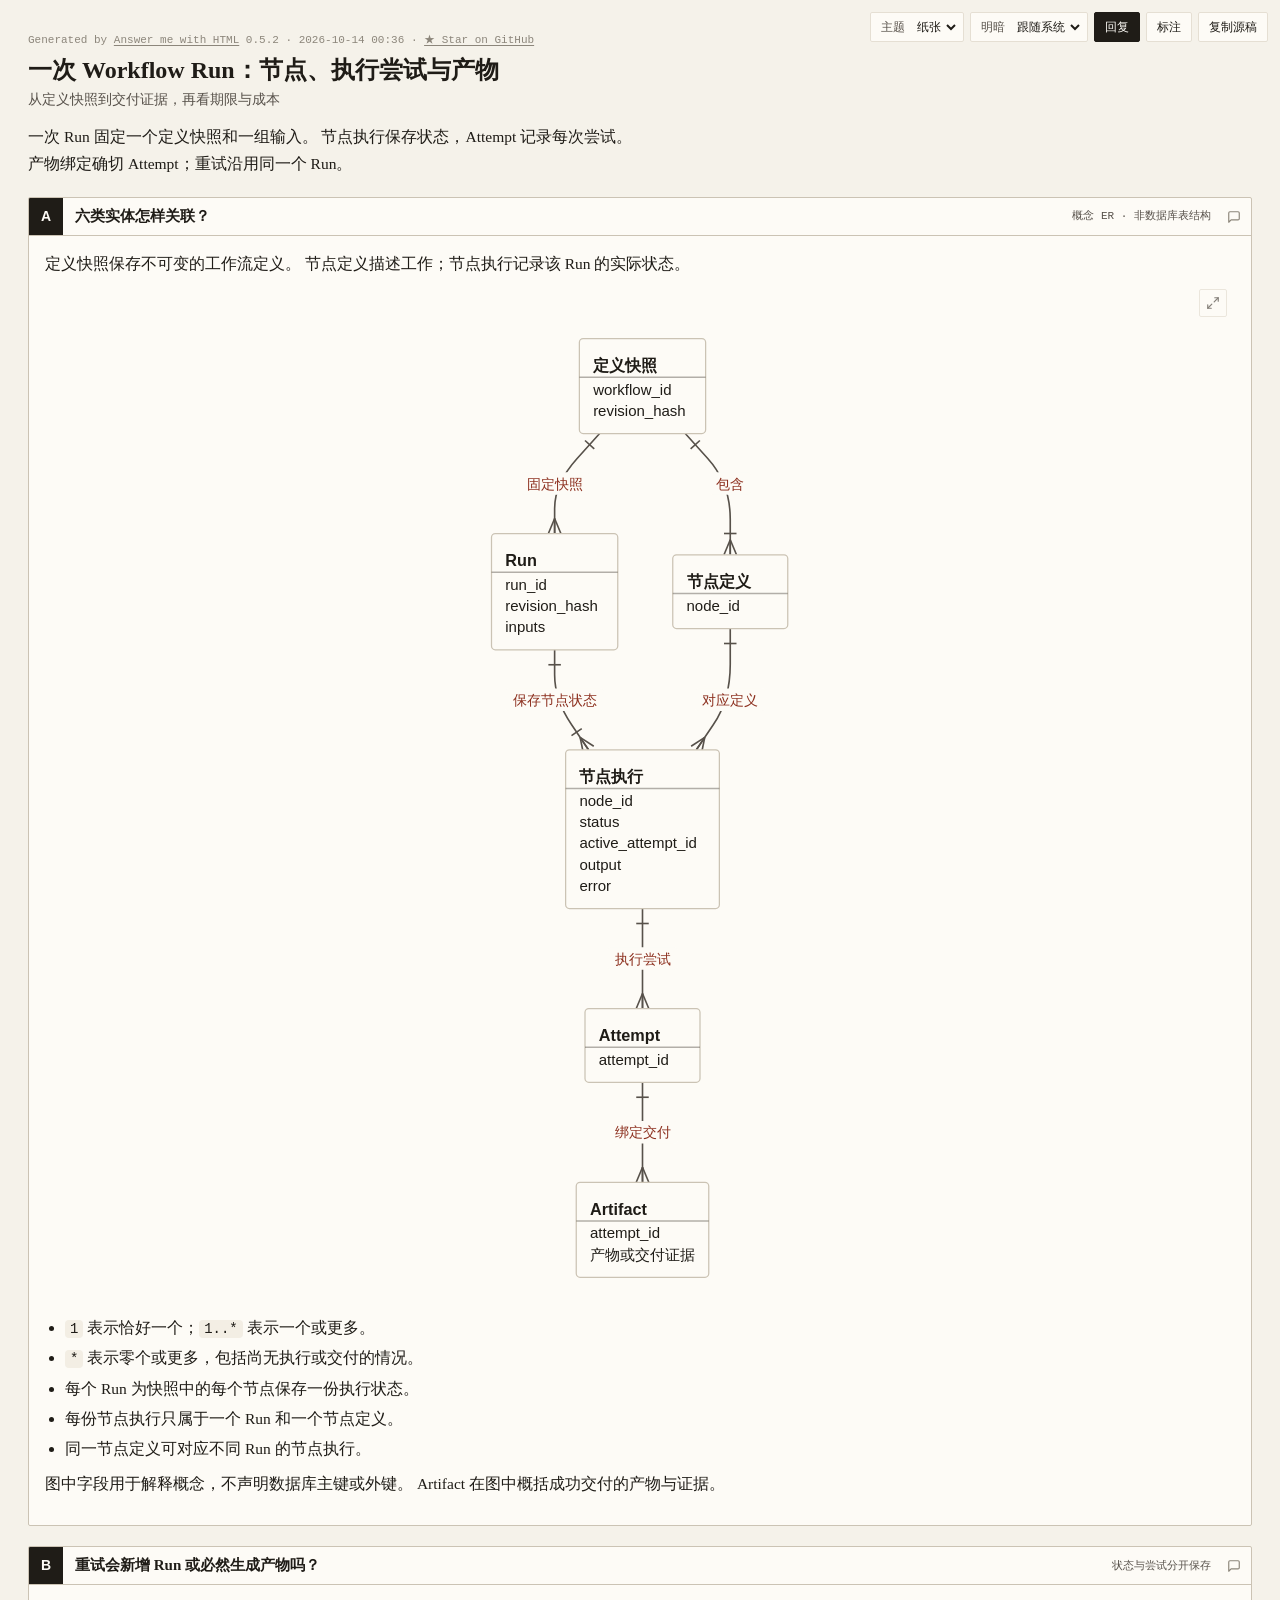
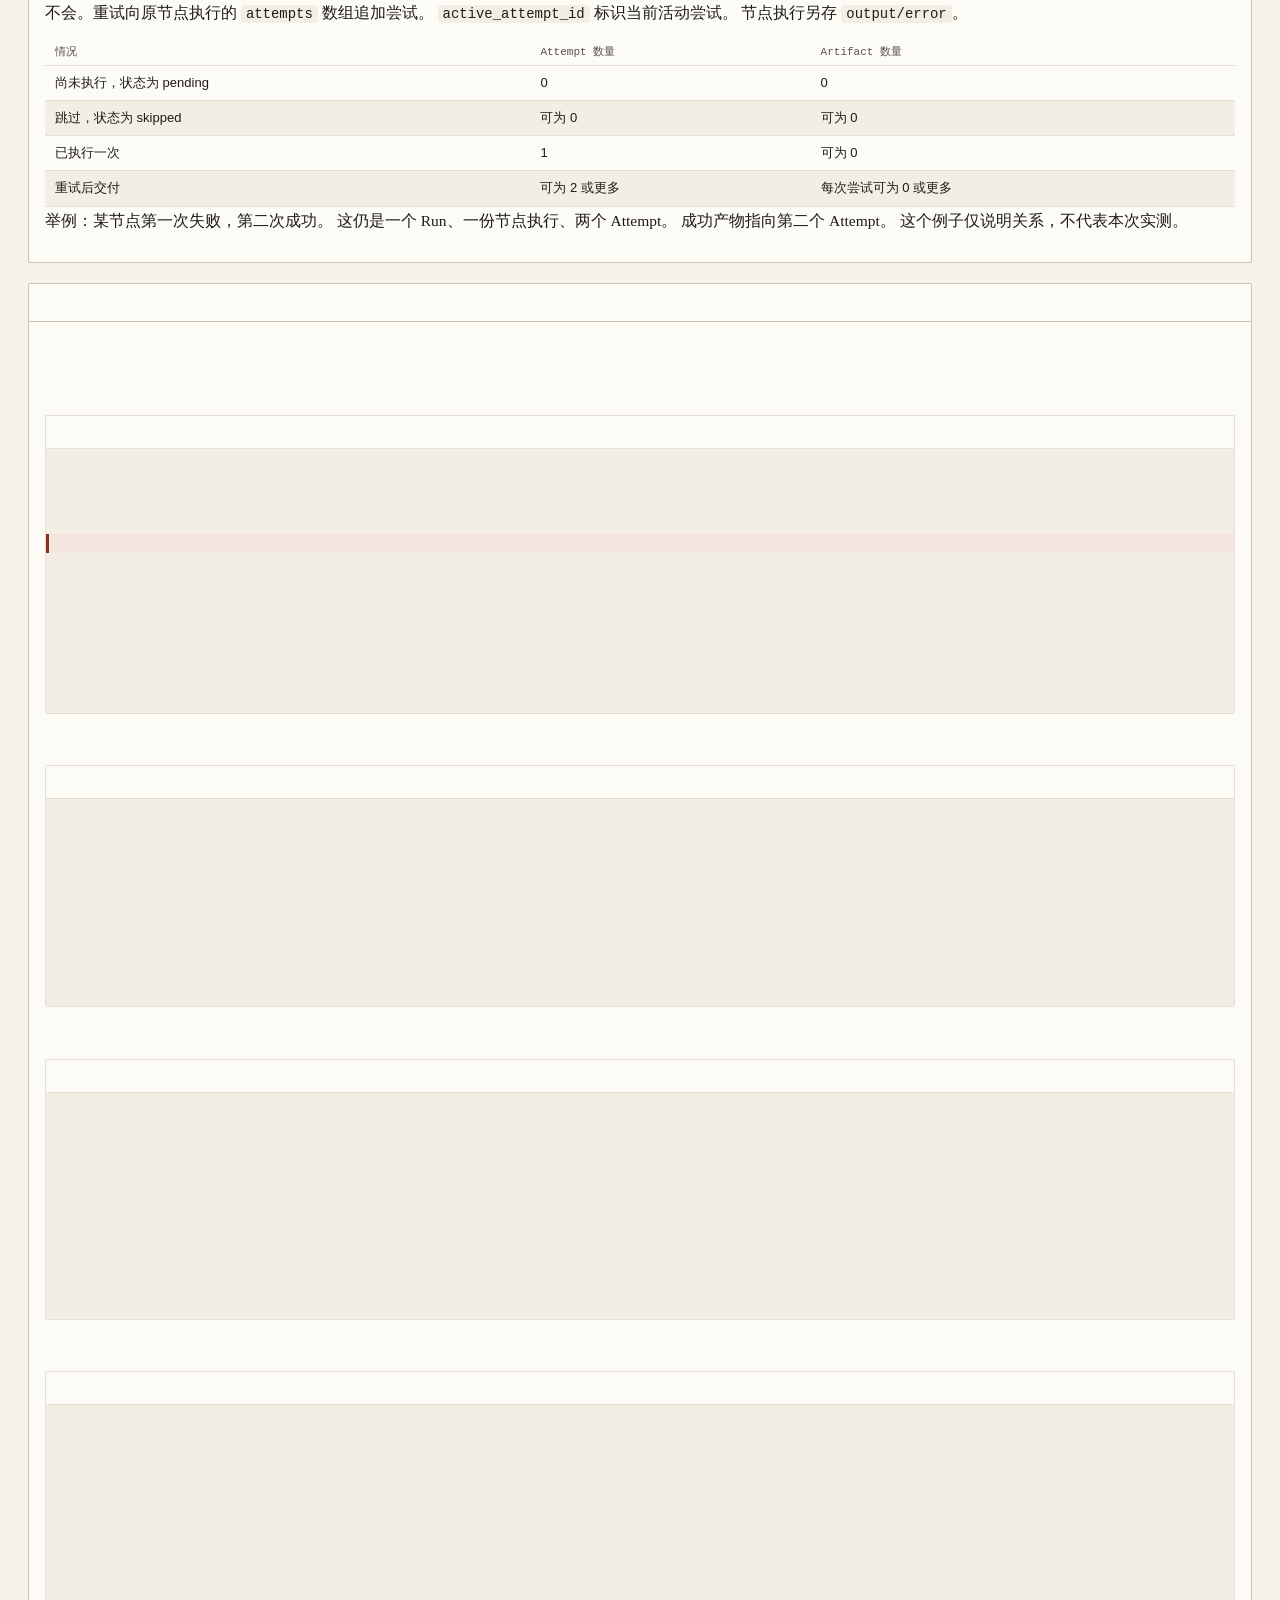
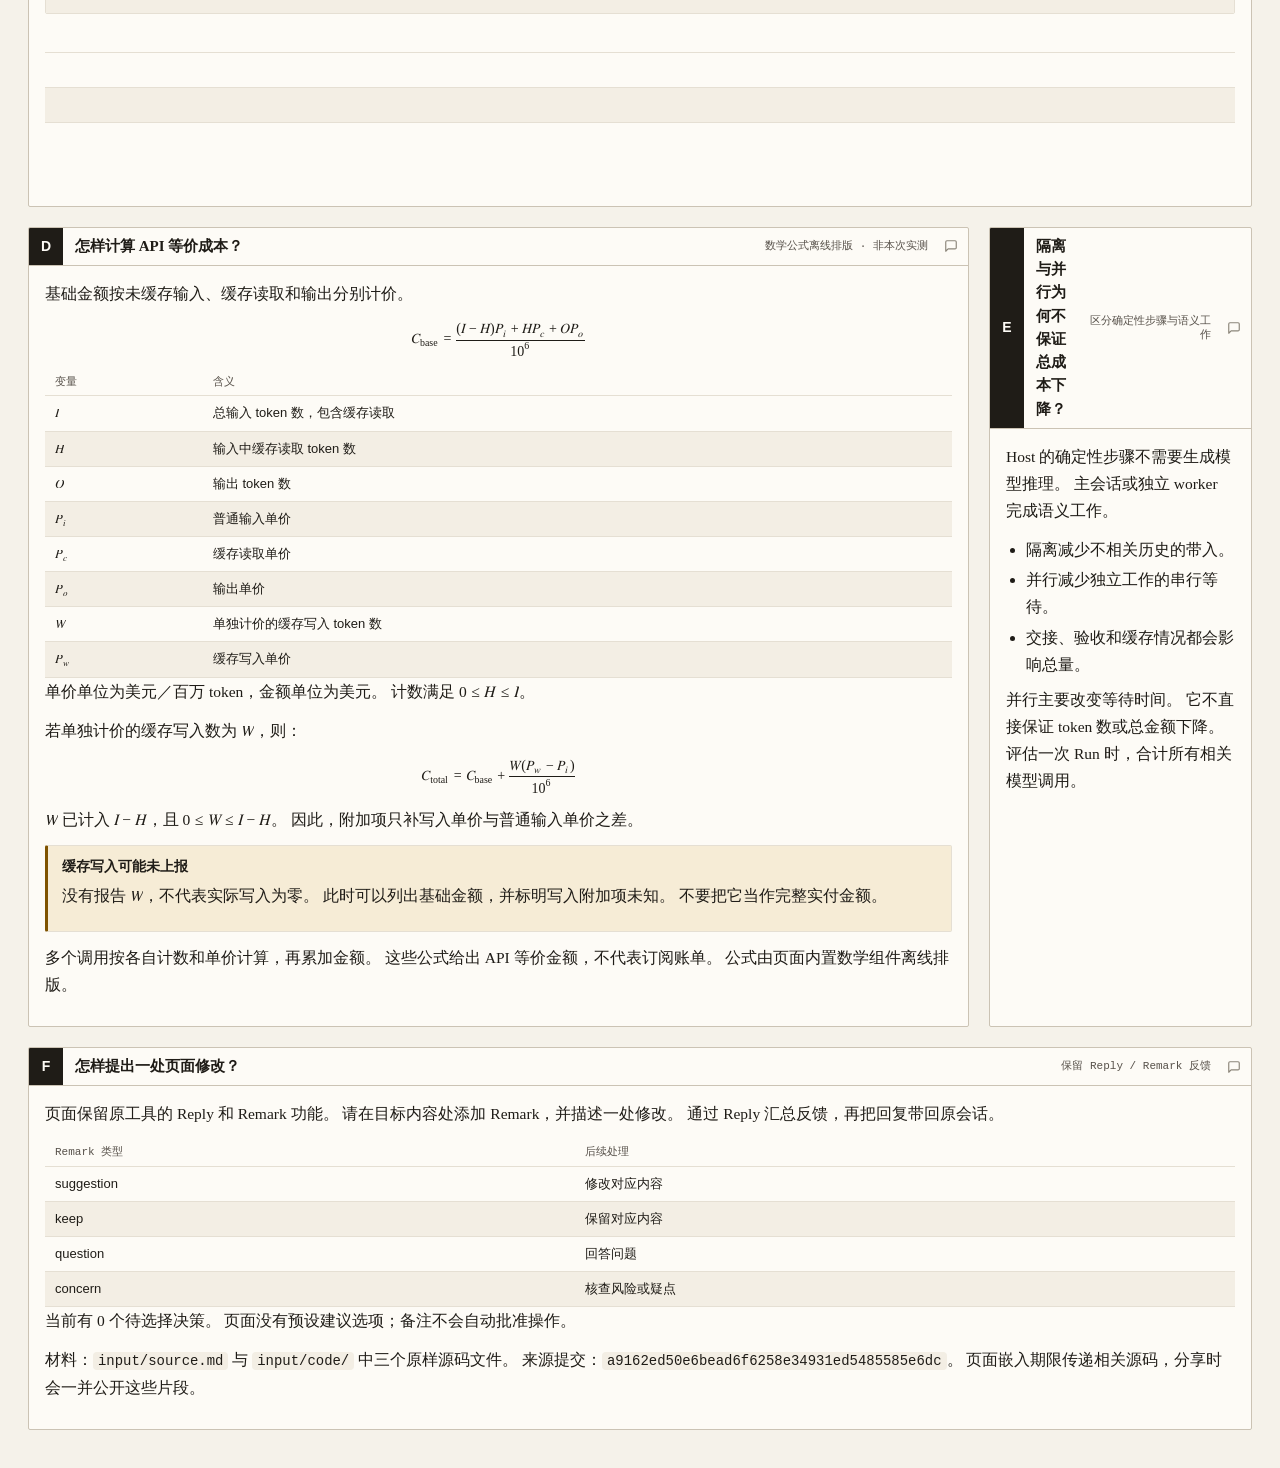
<file: workflow_explanations/examples/html/run-052-workflow.html>
<!doctype html>
<html lang="zh-CN" data-theme="paper" data-mode="auto" data-style="80">
<head>
<meta charset="utf-8">
<meta name="viewport" content="width=device-width, initial-scale=1">
<meta name="generator" content="Answer me with HTML 0.5.2">
<title>一次 Workflow Run：节点、执行尝试与产物</title>
<style>
html[data-theme="blueprint"], html[data-theme="blueprint"][data-mode="light"] {
  --font-sans: -apple-system, BlinkMacSystemFont, "Segoe UI", "PingFang SC", "Hiragino Sans GB", "Microsoft YaHei", Roboto, "Helvetica Neue", Arial, sans-serif;
  --font-mono: ui-monospace, SFMono-Regular, "JetBrains Mono", Menlo, Consolas, "Liberation Mono", monospace;
  --radius: 0px;
  --shadow: none;
  --bw: 1.5px;
  --head-font: var(--font-sans);
  --bg: #f6f6f3;
  --paper: #ffffff;
  --ink: #16181d;
  --ink-2: #4b5260;
  --ink-3: #8b929e;
  --line: #1d2026;
  --line-2: #d6dae1;
  --fill: #f3f5f8;
  --accent: #1d5fbf;
  --accent-bg: #e4ecf8;
  --ok: #1d5fbf;
  --ok-bg: #e4ecf8;
  --err: #c62828;
  --err-bg: #fbeaea;
  --warn: #a8620a;
  --warn-bg: #fdf3e2;
  --head-bg: #16181d;
  --head-fg: #ffffff;
}
html[data-theme="blueprint"][data-mode="dark"] {
  --bg: #081322;
  --paper: #0d1c31;
  --ink: #e6edf7;
  --ink-2: #a9b8cc;
  --ink-3: #6b7f99;
  --line: #c9d6e8;
  --line-2: #23385a;
  --fill: #12253f;
  --accent: #6ea8ff;
  --accent-bg: #16305a;
  --ok: #6ea8ff;
  --ok-bg: #16305a;
  --err: #ff7070;
  --err-bg: #3b1620;
  --warn: #f0b14a;
  --warn-bg: #3a2a10;
  --head-bg: #e6edf7;
  --head-fg: #081322;
}
@media (prefers-color-scheme: dark) {
html[data-theme="blueprint"][data-mode="auto"] {
  --bg: #081322;
  --paper: #0d1c31;
  --ink: #e6edf7;
  --ink-2: #a9b8cc;
  --ink-3: #6b7f99;
  --line: #c9d6e8;
  --line-2: #23385a;
  --fill: #12253f;
  --accent: #6ea8ff;
  --accent-bg: #16305a;
  --ok: #6ea8ff;
  --ok-bg: #16305a;
  --err: #ff7070;
  --err-bg: #3b1620;
  --warn: #f0b14a;
  --warn-bg: #3a2a10;
  --head-bg: #e6edf7;
  --head-fg: #081322;
}
}

html[data-theme="shadcn"], html[data-theme="shadcn"][data-mode="light"] {
  --font-sans: -apple-system, BlinkMacSystemFont, "Segoe UI", "PingFang SC", "Hiragino Sans GB", "Microsoft YaHei", Roboto, "Helvetica Neue", Arial, sans-serif;
  --font-mono: ui-monospace, SFMono-Regular, "JetBrains Mono", Menlo, Consolas, "Liberation Mono", monospace;
  --radius: 8px;
  --shadow: 0 1px 2px 0 rgba(0,0,0,0.05);
  --bw: 1px;
  --head-font: var(--font-sans);
  --bg: #fafafa;
  --paper: #ffffff;
  --ink: #09090b;
  --ink-2: #71717a;
  --ink-3: #a1a1aa;
  --line: #e4e4e7;
  --line-2: #f0f0f2;
  --fill: #f4f4f5;
  --accent: #2563eb;
  --accent-bg: #eff6ff;
  --ok: #16a34a;
  --ok-bg: #f0fdf4;
  --err: #dc2626;
  --err-bg: #fef2f2;
  --warn: #d97706;
  --warn-bg: #fffbeb;
  --head-bg: #18181b;
  --head-fg: #fafafa;
}
html[data-theme="shadcn"][data-mode="dark"] {
  --bg: #09090b;
  --paper: #121215;
  --ink: #fafafa;
  --ink-2: #a1a1aa;
  --ink-3: #71717a;
  --line: #27272a;
  --line-2: #1c1c1f;
  --fill: #18181b;
  --accent: #60a5fa;
  --accent-bg: #172554;
  --ok: #4ade80;
  --ok-bg: #052e16;
  --err: #f87171;
  --err-bg: #450a0a;
  --warn: #fbbf24;
  --warn-bg: #451a03;
  --head-bg: #fafafa;
  --head-fg: #18181b;
}
@media (prefers-color-scheme: dark) {
html[data-theme="shadcn"][data-mode="auto"] {
  --bg: #09090b;
  --paper: #121215;
  --ink: #fafafa;
  --ink-2: #a1a1aa;
  --ink-3: #71717a;
  --line: #27272a;
  --line-2: #1c1c1f;
  --fill: #18181b;
  --accent: #60a5fa;
  --accent-bg: #172554;
  --ok: #4ade80;
  --ok-bg: #052e16;
  --err: #f87171;
  --err-bg: #450a0a;
  --warn: #fbbf24;
  --warn-bg: #451a03;
  --head-bg: #fafafa;
  --head-fg: #18181b;
}
}

html[data-theme="paper"], html[data-theme="paper"][data-mode="light"] {
  --font-sans: -apple-system, BlinkMacSystemFont, "Segoe UI", "PingFang SC", "Hiragino Sans GB", "Microsoft YaHei", Roboto, "Helvetica Neue", Arial, sans-serif;
  --font-mono: ui-monospace, SFMono-Regular, "JetBrains Mono", Menlo, Consolas, "Liberation Mono", monospace;
  --font-serif: "Iowan Old Style", "Palatino Linotype", Palatino, Georgia, "Songti SC", "STSong", "Noto Serif CJK SC", "Source Han Serif SC", serif;
  --radius: 2px;
  --shadow: none;
  --bw: 1px;
  --head-font: var(--font-serif);
  --bg: #f5f2ea;
  --paper: #fdfbf6;
  --ink: #1f1c17;
  --ink-2: #57514a;
  --ink-3: #8c867b;
  --line: #cbc3b4;
  --line-2: #e5dfd3;
  --fill: #f3eee4;
  --accent: #8c2f1e;
  --accent-bg: #f5e5df;
  --ok: #2e6a3b;
  --ok-bg: #e4efe5;
  --err: #a3251b;
  --err-bg: #f7e3e0;
  --warn: #7f5300;
  --warn-bg: #f6ecd6;
  --head-bg: #1f1c17;
  --head-fg: #fdfbf6;
}
html[data-theme="paper"][data-mode="dark"] {
  --bg: #15130f;
  --paper: #1c1a15;
  --ink: #ebe5d8;
  --ink-2: #b5ad9e;
  --ink-3: #7b7467;
  --line: #4a443a;
  --line-2: #2d2a24;
  --fill: #242119;
  --accent: #e59a7d;
  --accent-bg: #3a2219;
  --ok: #8cc79a;
  --ok-bg: #1c3122;
  --err: #f0928a;
  --err-bg: #3a1d1a;
  --warn: #e3b866;
  --warn-bg: #352a13;
  --head-bg: #ebe5d8;
  --head-fg: #15130f;
}
@media (prefers-color-scheme: dark) {
html[data-theme="paper"][data-mode="auto"] {
  --bg: #15130f;
  --paper: #1c1a15;
  --ink: #ebe5d8;
  --ink-2: #b5ad9e;
  --ink-3: #7b7467;
  --line: #4a443a;
  --line-2: #2d2a24;
  --fill: #242119;
  --accent: #e59a7d;
  --accent-bg: #3a2219;
  --ok: #8cc79a;
  --ok-bg: #1c3122;
  --err: #f0928a;
  --err-bg: #3a1d1a;
  --warn: #e3b866;
  --warn-bg: #352a13;
  --head-bg: #ebe5d8;
  --head-fg: #15130f;
}
}

html:lang(zh-Hant)[data-theme][data-mode], html:lang(zh-TW)[data-theme][data-mode], html:lang(zh-HK)[data-theme][data-mode], html:lang(zh-MO)[data-theme][data-mode] {
  --font-sans: -apple-system, BlinkMacSystemFont, "Segoe UI", "PingFang TC", "Heiti TC", "Microsoft JhengHei", "Noto Sans CJK TC", "Noto Sans TC", "PingFang SC", "Microsoft YaHei", Roboto, "Helvetica Neue", Arial, sans-serif;
}

html:lang(ja)[data-theme][data-mode] {
  --font-sans: -apple-system, BlinkMacSystemFont, "Segoe UI", "Hiragino Sans", "Hiragino Kaku Gothic ProN", "Yu Gothic UI", "Yu Gothic", Meiryo, "Noto Sans CJK JP", "Noto Sans JP", "PingFang SC", "Microsoft YaHei", Roboto, "Helvetica Neue", Arial, sans-serif;
}

html:lang(he)[data-theme][data-mode] {
  --font-sans: -apple-system, BlinkMacSystemFont, "Segoe UI", "Noto Sans Hebrew", "Arial Hebrew", Arial, Roboto, "Helvetica Neue", sans-serif;
}

/* Answer me with HTML base — uses theme variables only, never hard-coded colors (theme tokens and decorations: themes/<name>.js). Exception: the var() fallbacks of diagrams (flow / sequence) equal the blueprint light tokens, guarded by a test. */
*, *::before, *::after { box-sizing: border-box; }
html, body { margin: 0; padding: 0; }
body {
  background: var(--bg); color: var(--ink);
  font-family: var(--font-sans); font-size: 14px; line-height: 1.55;
  -webkit-font-smoothing: antialiased;
}
code, pre, kbd { font-family: var(--font-mono); }

/* ── Toolbar ─────────────────────────────── */
.am-toolbar {
  position: fixed; top: 12px; inset-inline-end: 12px; z-index: 10; display: flex; gap: 6px;
}
.am-btn {
  font: 12px/1 var(--font-sans); color: var(--ink); background: var(--paper);
  border: 1px solid var(--line-2); border-radius: var(--radius); padding: 7px 10px; cursor: pointer;
}
.am-btn:hover { border-color: var(--ink-3); }
.am-btn:focus-visible { outline: 2px solid var(--accent); outline-offset: 2px; }
/* Theme and mode lists: a label and a native select inside one button-like box */
.am-pick {
  display: flex; align-items: center; gap: 6px; font: 12px/1 var(--font-sans); color: var(--ink-2); background: var(--paper);
  border: 1px solid var(--line-2); border-radius: var(--radius); padding-block: 0; padding-inline: 10px 4px;
}
.am-pick:hover { border-color: var(--ink-3); }
.am-pick:focus-within { outline: 2px solid var(--accent); outline-offset: 2px; }
.am-pick select {
  font: inherit; color: var(--ink); background: transparent; border: 0; padding: 6px 2px; cursor: pointer; outline: none;
}
.am-pick option { color: var(--ink); background: var(--paper); }

/* ── Header ───────────────────────────────── */
.am-head { margin: 0 0 20px; padding-inline-end: 300px; }
.am-head h1 { margin: 0; font-size: 24px; line-height: 1.25; letter-spacing: -0.01em; }
.am-sub { margin: 4px 0 0; color: var(--ink-2); }
.am-head-meta { display: flex; flex-wrap: wrap; gap: 6px 18px; margin-top: 10px; font-size: 12px; color: var(--ink-2); }
.am-head-meta b { font-family: var(--font-mono); font-weight: 400; color: var(--ink-3); margin-inline-end: 6px; }
.am-intro { margin-top: 12px; max-width: 80ch; }

/* ── sheet template ────────────────────────── */
.am-sheet { max-width: 1680px; margin: 0 auto; padding: 32px 28px 40px; }
.am-frame { position: relative; }
.am-grid {
  display: grid; grid-template-columns: repeat(var(--cols, 3), minmax(0, 1fr));
  gap: 20px; align-items: start;
}
.am-ruler { display: none; }
.am-ruler span { flex: 1; display: flex; align-items: center; justify-content: center; }
.am-ruler--top, .am-ruler--bottom { left: 18px; right: 18px; height: 18px; }
.am-ruler--top { top: 0; }
.am-ruler--bottom { bottom: 0; }
.am-ruler--left, .am-ruler--right { top: 18px; bottom: 18px; width: 18px; flex-direction: column; }
.am-ruler--left { left: 0; }
.am-ruler--right { right: 0; }
.am-ruler--top span + span, .am-ruler--bottom span + span { border-inline-start: 1px solid var(--line); }
.am-ruler--left span + span, .am-ruler--right span + span { border-top: 1px solid var(--line); }

/* ── Panels ───────────────────────────────── */
.am-panel {
  background: var(--paper); border: var(--bw) solid var(--line); border-radius: var(--radius);
  box-shadow: var(--shadow); min-width: 0; overflow: hidden;
}
.am-panel-head {
  display: flex; align-items: stretch; gap: 0; border-bottom: var(--bw) solid var(--line); min-height: 34px;
}
.am-panel-id {
  display: flex; align-items: center; justify-content: center; min-width: 34px; padding: 0 8px;
  background: var(--head-bg); color: var(--head-fg); font-weight: 600; font-size: 14px;
}
.am-panel-head h2 { margin: 0; padding: 7px 12px; font-size: 15px; font-weight: 600; flex: 1; display: flex; align-items: center; }
.am-panel-meta { align-self: center; padding: 0 12px; font: 11px/1.3 var(--font-mono); color: var(--ink-2); text-align: end; }
.am-panel-body { padding: 14px 16px 16px; }
.am-panel-body > * + * { margin-top: 12px; }

/* ── Markdown body ───────────────────────── */
.am-md > :first-child { margin-top: 0; }
.am-md > :last-child { margin-bottom: 0; }
.am-md p { margin: 0 0 8px; }
.am-md ul, .am-md ol { margin: 0 0 8px; padding-inline-start: 20px; }
.am-md li + li { margin-top: 3px; }
.am-md h3, .am-md h4 { margin: 14px 0 6px; font-size: 13px; }
.am-md a { color: var(--accent); }
.am-md blockquote { margin: 0 0 8px; padding: 2px 12px; border-inline-start: 3px solid var(--line-2); color: var(--ink-2); }
.am-md :not(pre) > code { font-size: 0.9em; background: var(--fill); padding: 1px 5px; border-radius: 4px; }
.am-md hr { border: 0; border-top: 1px solid var(--line-2); margin: 12px 0; }
.am-md table { width: 100%; border-collapse: collapse; font-size: 13px; }
.am-md th {
  text-align: start; font: 11px/1.3 var(--font-mono); color: var(--ink-2); font-weight: 400;
  padding: 6px 10px; border-bottom: 1px solid var(--line-2);
}
/* th { text-align: start } outranks the align attribute from Markdown alignment, so restore right and center columns explicitly. */
.am-md th[align="right"] { text-align: right; }
.am-md th[align="center"] { text-align: center; }
.am-md td { padding: 7px 10px; border-bottom: 1px solid var(--line-2); vertical-align: top; }
.am-md tbody tr:nth-child(even) td { background: var(--fill); }
.am-table-wrap { overflow-x: auto; }
/* Images scale down to the panel and never past 70% of the window height, keeping their shape. */
.am-md img { max-width: 100%; max-height: 70vh; height: auto; }
.am-figure { margin: 0; text-align: center; }
.am-figure img { display: block; margin: 0 auto; border: 1px solid var(--line-2); border-radius: var(--radius); }
.am-figure figcaption { margin-top: 6px; font-size: 12px; line-height: 1.4; color: var(--ink-2); }
.am-code {
  margin: 0; padding: 12px 14px; background: var(--fill); border: 1px solid var(--line-2);
  border-radius: var(--radius); overflow-x: auto; font-size: 12.5px; line-height: 1.5;
}
/* Ask: a decision the reader makes; the suggested option starts selected */
.am-ask { margin: 10px 0; padding: 10px 12px 8px; border: 1px solid var(--line-2); border-radius: var(--radius); background: var(--fill); min-width: 0; }
/* The question floats inside the box, so a long question wraps like text instead of riding on the border */
.am-ask-q { float: left; width: 100%; padding: 0; margin-bottom: 4px; font-weight: 600; }
/* Two columns: the control, then the label, tag and note, which wrap under the label and never under the control */
.am-ask-opt { clear: both; display: grid; grid-template-columns: auto minmax(0, 1fr); column-gap: 8px; align-items: baseline; padding: 5px 2px; cursor: pointer; }
.am-ask-opt input { margin: 0; accent-color: var(--accent); position: relative; top: 2px; }
.am-ask-tag { display: inline-block; font-size: 11px; line-height: 1.5; color: var(--accent); border: 1px solid var(--accent); border-radius: 999px; padding: 0 6px; white-space: nowrap; }
.am-ask-note { display: block; color: var(--ink-2); }
/* Comment box under each panel, and the Reply sheet */
.am-comment-btn {
  display: flex; flex-shrink: 0; align-self: center; margin-block: 0; margin-inline: auto 6px; color: var(--ink-3); background: transparent;
  border: 1px solid transparent; border-radius: var(--radius); padding: 3px; cursor: pointer;
}
.am-panel-meta + .am-comment-btn { margin-inline-start: 0; }
.am-panel:hover .am-comment-btn, .am-comment-btn:focus-visible, .am-comment-btn[aria-expanded="true"] { border-color: var(--line-2); color: var(--ink-2); }
.am-panel .am-comment-btn.am-comment-btn--on { color: var(--accent); border-color: var(--accent); }
.am-panel--bare { position: relative; }
.am-panel--bare > .am-comment-btn { position: absolute; top: 4px; inset-inline-end: 0; }
.am-comment { padding: 0 14px 12px; }
.am-comment textarea, .am-reply textarea {
  width: 100%; font: 13px/1.5 var(--font-sans); color: var(--ink); background: var(--paper);
  border: 1px solid var(--line-2); border-radius: var(--radius); padding: 8px 10px; resize: vertical;
}
.am-comment textarea:focus-visible, .am-reply textarea:focus-visible { outline: 2px solid var(--accent); outline-offset: 1px; }
.am-btn--reply { color: var(--paper); background: var(--ink); border-color: var(--ink); }
.am-btn--reply:hover { opacity: .88; }
.am-reply {
  width: min(640px, calc(100vw - 32px)); padding: 16px; color: var(--ink); background: var(--paper);
  border: 1px solid var(--line-2); border-radius: var(--radius); box-shadow: 0 12px 40px rgba(0,0,0,.25);
}
.am-reply::backdrop { background: rgba(0,0,0,.35); }
.am-reply-head { display: flex; flex-wrap: wrap; align-items: baseline; gap: 4px 10px; margin-bottom: 10px; }
.am-reply-head span { color: var(--ink-2); font-size: 13px; }
.am-reply textarea { font-family: var(--font-mono); font-size: 12.5px; }
.am-reply-actions { display: flex; justify-content: flex-end; gap: 8px; margin-top: 10px; }
.am-reply .am-btn:disabled { opacity: .5; cursor: default; }
/* Code block: a header (title or path:lines, language, copy), then one span per line; numbered blocks show the line number in a gutter */
.am-codeblock { margin: 10px 0; min-width: 0; }
.am-codeblock .am-code { border-top-left-radius: 0; border-top-right-radius: 0; padding: 10px 0; }
.am-code-head {
  display: flex; align-items: center; gap: 8px; padding: 5px 6px 5px 12px; font: 12px/1.3 var(--font-sans); color: var(--ink-2);
  background: var(--paper); border: 1px solid var(--line-2); border-bottom: 0; border-radius: var(--radius) var(--radius) 0 0;
}
.am-code-title { font-family: var(--font-mono); overflow: hidden; text-overflow: ellipsis; white-space: nowrap; min-width: 0; }
.am-code-lang { margin-left: auto; color: var(--ink-3); text-transform: lowercase; }
.am-code-copy { font: 12px/1 var(--font-sans); color: var(--ink-2); background: transparent; border: 1px solid var(--line-2); border-radius: var(--radius); padding: 4px 8px; cursor: pointer; margin-left: auto; }
.am-code-lang + .am-code-copy { margin-left: 0; }
.am-code-copy:hover { border-color: var(--ink-3); color: var(--ink); }
.am-code-copy:focus-visible { outline: 2px solid var(--accent); outline-offset: 2px; }
.am-code code { display: block; min-width: max-content; }
.am-ln { display: block; padding: 0 14px; min-height: 1.5em; white-space: pre; }
.am-ln--hl { background: var(--accent-bg); box-shadow: inset 3px 0 0 var(--accent); }
.am-code--num .am-ln::before {
  content: attr(data-n); display: inline-block; width: 3.5ch; margin-right: 12px; text-align: right; color: var(--ink-3);
  user-select: none; -webkit-user-select: none;
}

/* ── Status badges ok / no / warn ──────────────── */
.am-status { white-space: nowrap; font-weight: 500; }
.am-status--ok { color: var(--ok); }
.am-status--no { color: var(--err); }
.am-status--warn { color: var(--warn); }
.am-status-icon { display: inline-block; width: 1.1em; font-weight: 700; }

/* ── callout ─────────────────────────────── */
.am-callout {
  border: 1px solid var(--line-2); border-inline-start: 3px solid var(--accent); background: var(--accent-bg);
  padding: 10px 14px; border-radius: var(--radius);
}
.am-callout--ok { border-inline-start-color: var(--ok); background: var(--ok-bg); }
.am-callout--warn { border-inline-start-color: var(--warn); background: var(--warn-bg); }
.am-callout--err { border-inline-start-color: var(--err); background: var(--err-bg); }
.am-callout-title { font-weight: 600; margin-bottom: 4px; }

/* ── kv title block ─────────────────────────── */
.am-kv {
  display: grid; grid-template-columns: repeat(var(--kv-cols, 2), minmax(0, 1fr)); margin: 0;
  border-top: var(--bw) solid var(--line); border-inline-start: var(--bw) solid var(--line);
}
.am-kv-cell { border-inline-end: var(--bw) solid var(--line); border-bottom: var(--bw) solid var(--line); padding: 6px 10px 8px; min-width: 0; }
.am-kv-cell--wide { grid-column: 1 / -1; }
.am-kv dt { font: 11px/1.4 var(--font-mono); color: var(--ink-2); }
.am-kv dd { margin: 2px 0 0; font-size: 14px; font-weight: 500; overflow-wrap: anywhere; }
.am-kv-cell--wide dd { font-size: 17px; font-weight: 600; }

/* ── timeline ────────────────────────────── */
.am-timeline { list-style: none; margin: 0; padding: 0; }
.am-timeline--h { display: grid; grid-template-columns: repeat(var(--n, 1), minmax(0, 1fr)); padding-top: 4px; }
.am-timeline--h li { position: relative; text-align: center; padding: 0 6px; }
.am-timeline--h li::before {
  content: ""; position: absolute; top: 31px; left: 0; right: 0; border-top: var(--bw) solid var(--line);
}
.am-timeline--h li:first-child::before { inset-inline-start: 50%; }
.am-timeline--h li:last-child::before { inset-inline-end: 50%; }
.am-tl-when { display: block; font-size: 15px; font-weight: 500; height: 24px; }
.am-tl-dot {
  position: relative; display: block; width: 11px; height: 11px; margin: 2px auto 8px;
  border: var(--bw) solid var(--line); border-radius: 50%; background: var(--paper);
}
.am-tl-item--hi .am-tl-dot { background: var(--accent); border-color: var(--accent); }
.am-tl-title { display: block; font-size: 12.5px; font-weight: 500; }
.am-tl-text { display: block; font-size: 12px; color: var(--ink-2); line-height: 1.45; }
.am-timeline--v li { position: relative; padding: 0 0 14px; padding-inline-start: 22px; }
.am-timeline--v li::before { content: ""; position: absolute; inset-inline-start: 5px; top: 6px; bottom: -6px; border-inline-start: var(--bw) solid var(--line-2); }
.am-timeline--v li:last-child::before { display: none; }
.am-timeline--v .am-tl-dot { position: absolute; inset-inline-start: 0; top: 4px; margin: 0; }
.am-timeline--v .am-tl-when { display: inline; height: auto; font: 12px var(--font-mono); color: var(--ink-2); margin-inline-end: 8px; }
.am-timeline--v .am-tl-title { display: inline; font-size: 14px; }
.am-timeline--v .am-tl-text { margin-top: 2px; }
/* .am-tl-wrap is the container (src/components/timeline.js): a horizontal timeline answers to the width it has, not to the width of the window, since a
   sheet puts panels two or three to a row. Below 560 px (about 90 px for each of the six items a timeline has by default) its dates
   wrap and the dots cover them, so it lays out like timeline v: line and dots at the start, text beside them. */
.am-tl-wrap { container-type: inline-size; }
@container (max-width: 560px) {
  .am-timeline--h { display: block; padding-top: 0; }
  .am-timeline--h li { text-align: start; padding: 0 0 14px; padding-inline-start: 22px; }
  .am-timeline--h li::before, .am-timeline--h li:first-child::before {
    top: 6px; bottom: -6px; inset-inline-start: 5px; inset-inline-end: auto; border-top: 0; border-inline-start: var(--bw) solid var(--line-2);
  }
  .am-timeline--h li:last-child::before { display: none; }
  .am-timeline--h .am-tl-dot { position: absolute; inset-inline-start: 0; top: 4px; margin: 0; }
  .am-timeline--h .am-tl-when { display: inline; height: auto; font: 12px var(--font-mono); color: var(--ink-2); margin-inline-end: 8px; }
  .am-timeline--h .am-tl-title { display: inline; font-size: 14px; }
  .am-timeline--h .am-tl-text { margin-top: 2px; }
}

/* ── annot sentence notes ──────────────────────── */
.am-annot + .am-annot { border-top: 1px solid var(--line-2); padding-top: 12px; }
.am-annot-head { display: flex; justify-content: space-between; gap: 12px; font-size: 13px; font-weight: 600; margin-bottom: 8px; }
.am-annot-meta { font: 11px var(--font-mono); font-weight: 400; color: var(--ink-2); }
.am-annot-scroll { overflow-x: auto; }
.am-annot-line {
  position: relative; display: inline-block; white-space: pre; font: 14px/1.6 var(--font-mono);
  padding-bottom: calc(var(--rows, 0) * 17px + 14px);
}
.am-annot-line--wrap { display: block; white-space: normal; padding-bottom: 10px; }
.am-annot-line--wrap .am-seg { white-space: nowrap; }
.am-seg { position: relative; }
.am-seg::after {
  content: ""; position: absolute; left: 1px; right: 1px; top: calc(100% + 1px); height: 5px;
  border: 1px solid var(--accent); border-top: 0;
}
.am-seg-n {
  position: absolute; inset-inline-start: 0; top: calc(100% + 8px + var(--row, 0) * 17px);
  font: 11px/16px var(--font-sans); color: var(--accent); white-space: nowrap;
}
.am-seg--err { color: var(--err); }
.am-seg--err::after { border-color: var(--err); }
.am-seg--err .am-seg-n { color: var(--err); }
.am-annot-caption { font-size: 12px; color: var(--ink-2); }

/* ── limits bars ───────────────────────── */
.am-lim + .am-lim { margin-top: 14px; }
.am-lim-head { display: flex; justify-content: space-between; gap: 12px; font-size: 13px; margin-bottom: 4px; }
.am-lim-val { font: 12px var(--font-mono); color: var(--accent); white-space: nowrap; }
.am-lim-track { position: relative; height: 12px; border: 1px solid var(--line-2); background: var(--fill); border-radius: calc(var(--radius) / 2); }
.am-lim-fill { position: absolute; inset-inline-start: 0; top: 0; bottom: 0; background: var(--accent-bg); border-inline-end: 1px solid var(--accent); }
.am-lim-mark { position: absolute; top: -4px; bottom: -4px; border-left: 2px solid var(--accent); }
.am-lim.is-over .am-lim-fill { background: var(--err-bg); border-inline-end-color: var(--err); }
.am-lim.is-over .am-lim-val { color: var(--err); }
.am-lim-ticks { position: relative; height: 16px; font: 10px/16px var(--font-mono); color: var(--ink-3); }
.am-lim-ticks span { position: absolute; transform: translateX(-50%); }
.am-lim-ticks span:first-child { transform: none; }
.am-lim-note { font-size: 11px; color: var(--ink-2); margin-inline-start: 6px; }

/* ── tree ─────────────────────────── */
.am-tree { font-size: 13px; }
.am-tree-root { display: flex; justify-content: center; position: relative; padding-bottom: 18px; }
.am-tree-root::after { content: ""; position: absolute; bottom: 0; left: 50%; height: 18px; border-left: var(--bw) solid var(--line); }
.am-tree-root--solo { padding-bottom: 12px; }
.am-tree-root--solo::after { display: none; }
.am-tree-box {
  border: var(--bw) solid var(--line); background: var(--paper); padding: 6px 14px; text-align: center;
  border-radius: var(--radius); font-weight: 600;
}
.am-tree-box small { display: block; font-weight: 400; color: var(--ink-2); font-size: 12px; }
.am-tree-box--root { background: var(--accent-bg); font-size: 15px; padding: 8px 28px; }
.am-tree-cols { display: grid; grid-template-columns: repeat(var(--n, 1), minmax(0, 1fr)); }
.am-tree-col { position: relative; padding: 18px 8px 0; min-width: 0; }
.am-tree-col::before { content: ""; position: absolute; top: 0; left: 0; right: 0; border-top: var(--bw) solid var(--line); }
.am-tree-col:first-child::before { inset-inline-start: 50%; }
.am-tree-col:last-child::before { inset-inline-end: 50%; }
.am-tree-col::after { content: ""; position: absolute; top: 0; left: 50%; height: 18px; border-left: var(--bw) solid var(--line); }
.am-tree-list, .am-tree-list ul { list-style: none; margin: 0; padding: 0; }
.am-tree-col > .am-tree-list { margin: 8px 0 0; margin-inline-start: 14px; }
.am-tree-list ul { margin-inline-start: 16px; }
.am-tree-list li { position: relative; padding: 3px 0; padding-inline-start: 18px; }
.am-tree-list li::before { content: ""; position: absolute; inset-inline-start: 0; top: 0.95em; width: 12px; border-top: 1px solid var(--ink-3); }
.am-tree-list li::after { content: ""; position: absolute; inset-inline-start: 0; top: 0; bottom: 0; border-inline-start: 1px solid var(--ink-3); }
.am-tree-list li:last-child::after { bottom: auto; height: 0.95em; }
.am-tree-tag { font: 11px var(--font-mono); color: var(--ink-3); margin-inline-end: 4px; }
.am-tree code { font: 12px var(--font-mono); }
.am-tree-sub { display: block; font-size: 11.5px; color: var(--ink-2); }
.am-tree-hi > .am-tree-label { color: var(--accent); font-weight: 600; }

/* ── Diagrams (flow / sequence) ───────────────── */
.am-diagram { margin: 0; overflow-x: auto; text-align: center; }
/* Embedded previews can lose html[data-theme]; the fallbacks keep diagrams readable, and defined theme variables still win. */
.am-diagram svg { max-width: 100%; height: auto; font-family: var(--font-sans, sans-serif); }
.am-diagram text { fill: var(--ink, #16181d); font-size: 13px; }
.am-node-shape { fill: var(--paper, #ffffff); stroke: var(--line, #1d2026); stroke-width: var(--bw, 1.5px); }
.am-node--hi .am-node-shape { fill: var(--accent-bg, #e4ecf8); stroke: var(--accent, #1d5fbf); }
.am-node--hi text { fill: var(--accent, #1d5fbf); font-weight: 600; }
.am-edge { fill: none; stroke: var(--ink-2, #4b5260); stroke-width: 1.3; }
.am-edge--dashed { stroke-dasharray: 5 4; }
.am-arrow { fill: var(--ink-2, #4b5260); }
.am-edge-label rect { fill: var(--paper, #ffffff); }
.am-diagram .am-edge-label text { fill: var(--accent, #1d5fbf); font-size: 11.5px; }
.am-cluster { fill: var(--fill, #f3f5f8); stroke: var(--line-2, #d6dae1); stroke-width: 1; stroke-dasharray: 4 3; }
.am-diagram .am-cluster-label { fill: var(--ink-2, #4b5260); font: 11px var(--font-mono, monospace); }
.am-lifeline { stroke: var(--ink-3, #8b929e); stroke-width: 1; stroke-dasharray: 4 4; }
.am-actor { fill: var(--paper, #ffffff); stroke: var(--line, #1d2026); stroke-width: var(--bw, 1.5px); }
.am-note { fill: var(--warn-bg, #fdf3e2); stroke: var(--warn, #a8620a); stroke-width: 1; }
.am-diagram .am-step { fill: var(--ink-3, #8b929e); font: 10px var(--font-mono, monospace); }

.am-diagram-expand {
  /* In flow and sticky: it sits at the end edge (right on a left-to-right page) and stays in view when the diagram scrolls sideways.
     It takes its own row above the drawing, so it never covers a node at the top-right corner of the drawing. */
  position: sticky; inset-inline-start: calc(100% - 36px); z-index: 2;
  display: flex; align-items: center; justify-content: center;
  width: 28px; height: 28px; padding: 0; margin: 0 0 4px; margin-inline: auto 8px;
  color: var(--ink-2); background: var(--paper);
  border: var(--bw, 1px) solid var(--line-2); border-radius: var(--radius);
  cursor: pointer; opacity: 0.72;
  transition: opacity 0.15s, color 0.15s, border-color 0.15s, background 0.15s;
}
.am-diagram:hover .am-diagram-expand,
.am-diagram-expand:focus-visible { opacity: 1; }
.am-diagram-expand:hover {
  opacity: 1; color: var(--ink); border-color: var(--accent); background: var(--fill);
}
.am-diagram-expand:focus-visible { outline: 2px solid var(--accent); outline-offset: 1px; }

/* ── Diagram Lightbox and Pan-Zoom Viewer ─────────── */
.am-lightbox {
  position: fixed; inset: 0; z-index: 1000;
  display: flex; flex-direction: column;
  touch-action: none;
}
.am-lightbox[hidden] { display: none !important; }

.am-lightbox-backdrop {
  position: absolute; inset: 0;
  background: rgba(0, 0, 0, 0.72);
  backdrop-filter: blur(6px);
  -webkit-backdrop-filter: blur(6px);
}

.am-lightbox-header {
  position: absolute; top: 12px; left: 24px; right: 24px; height: 36px;
  display: flex; align-items: center; justify-content: space-between;
  z-index: 10; pointer-events: none;
}
.am-lightbox-title {
  display: inline-flex; align-items: center; gap: 8px;
  color: rgba(255, 255, 255, 0.92);
  font: 13px/1 var(--font-sans, sans-serif); font-weight: 500;
  text-shadow: 0 1px 3px rgba(0, 0, 0, 0.6);
  pointer-events: auto;
  overflow: hidden; text-overflow: ellipsis; white-space: nowrap; max-width: 60vw;
}
.am-lightbox-title svg { stroke: rgba(255, 255, 255, 0.85); flex-shrink: 0; }
.am-lightbox-actions {
  display: flex; align-items: center; gap: 8px; pointer-events: auto;
}
.am-lightbox-close {
  width: 32px; height: 32px;
  background: var(--paper);
  border: var(--bw, 1px) solid var(--line-2);
  border-radius: 50%;
  color: var(--ink);
  font-size: 15px; line-height: 1;
  cursor: pointer;
  display: flex; align-items: center; justify-content: center;
  box-shadow: 0 4px 12px rgba(0, 0, 0, 0.25);
  transition: background 0.15s, color 0.15s, transform 0.15s, border-color 0.15s;
}
.am-lightbox-close:hover {
  color: var(--accent); border-color: var(--accent); background: var(--fill); transform: scale(1.05);
}
.am-lightbox-close:focus-visible { outline: 2px solid var(--accent); outline-offset: 1px; }

.am-lightbox-stage {
  position: absolute;
  top: 54px; bottom: 20px; left: 24px; right: 24px;
  background: var(--paper);
  border: var(--bw, 1px) solid var(--line-2);
  border-radius: max(var(--radius), 14px);
  box-shadow: 0 24px 64px rgba(0, 0, 0, 0.45);
  overflow: hidden;
  cursor: grab;
  user-select: none;
  -webkit-user-select: none;
}
.am-lightbox-stage.am-panning { cursor: grabbing; }

.am-lightbox-canvas {
  position: absolute; left: 0; top: 0;
  transform-origin: 0 0;
  will-change: transform;
  pointer-events: none;
}
.am-lightbox-canvas svg {
  max-width: none !important;
  max-height: none !important;
  display: block;
  font-family: var(--font-sans, sans-serif);
}

/* ── doc template ────────────────────────── */
.am-doc { max-width: 1120px; margin: 0 auto; padding: 40px 28px 64px; }
.am-doc-layout { display: grid; grid-template-columns: 200px minmax(0, 1fr); gap: 32px; align-items: start; }
.am-doc-layout--notoc { grid-template-columns: minmax(0, 1fr); max-width: 860px; }
.am-toc { position: sticky; top: 24px; font-size: 13px; }
.am-toc a { display: block; color: var(--ink-2); text-decoration: none; padding: 4px 0; padding-inline-start: 10px; border-inline-start: 2px solid var(--line-2); }
.am-toc a:hover { color: var(--ink); border-inline-start-color: var(--accent); }
.am-doc-body > .am-panel + .am-panel { margin-top: 20px; }

/* ── Responsive and print ─────────────────────────── */
@media (max-width: 1100px) {
  .am-grid { grid-template-columns: repeat(2, minmax(0, 1fr)); }
  .am-grid > .am-panel { grid-column: auto !important; }
  .am-grid > .am-panel.am-span-wide { grid-column: 1 / -1 !important; }
}
@media (max-width: 760px) {
  .am-sheet, .am-doc { padding: 56px 12px 24px; }
  .am-head { padding-inline-end: 0; }
  .am-grid { grid-template-columns: minmax(0, 1fr); }
  .am-grid > .am-panel.am-span-wide { grid-column: auto !important; }
  .am-doc-layout { grid-template-columns: minmax(0, 1fr); }
  .am-toc { position: static; }
  .am-tree-cols { grid-template-columns: minmax(0, 1fr); }
  /* Tables and diagrams keep their size: the wrapper scrolls horizontally when they overflow. A cell is never narrower than about
     two short words, so a phone does not stack them one per line. On wider screens the sheet layout (src/runtime/layout-dom.js)
     gives a table panel the width its columns read well at. */
  .am-md th, .am-md td { min-width: 8em; }
  .am-diagram svg { max-width: none; }
  .am-lightbox-header { top: 8px; left: 12px; right: 12px; }
  .am-lightbox-stage { top: 46px; bottom: 12px; left: 12px; right: 12px; border-radius: max(var(--radius), 10px); }
}
.am-colophon { margin: 0 0 8px; font: 11px var(--font-mono); color: var(--ink-3); }
.am-colophon a { color: inherit; text-decoration: underline; text-underline-offset: 2px; }

@media print {
  .am-toolbar, .am-diagram-expand, .am-lightbox, .am-code-copy, .am-comment-btn, .am-comment, .am-reply { display: none !important; }
  body { background: var(--paper); }
  .am-panel { break-inside: avoid; box-shadow: none; }
}
/* Printed on paper narrower than three columns, the two-column grid left a hole beside every panel next to a full-width one
   (a wide table, a wide diagram): one panel per row instead. */
@media print and (max-width: 1100px) {
  .am-grid { grid-template-columns: minmax(0, 1fr); }
  .am-grid > .am-panel { grid-column: auto !important; }
}
.am-panel--bare { border: 0; background: transparent; box-shadow: none; }
.am-panel--bare > .am-panel-body { padding: 0; }
.am-panel--bare .am-kv { background: var(--paper); }

/* Remark mode: block marks with a note, collected into the Reply copy (src/runtime/remark.js). Each kind borrows a status colour of
   the theme, so a mark reads in light and dark mode on every theme. */
.am-btn--remark.is-on { background: var(--ink); border-color: var(--ink); color: var(--paper); }
.am-remark-hover { outline: 1px dashed var(--ink-3); outline-offset: 2px; cursor: pointer; }
:is(.am-mark, .am-remark-kind)[data-kind="suggestion"] { --mark: var(--warn); --mark-bg: var(--warn-bg); }
:is(.am-mark, .am-remark-kind)[data-kind="keep"] { --mark: var(--ok); --mark-bg: var(--ok-bg); }
:is(.am-mark, .am-remark-kind)[data-kind="question"] { --mark: var(--accent); --mark-bg: var(--accent-bg); }
:is(.am-mark, .am-remark-kind)[data-kind="concern"] { --mark: var(--err); --mark-bg: var(--err-bg); }
.am-mark { border-inline-start: 3px solid var(--mark); padding-inline-start: 10px; background: var(--mark-bg); border-radius: 1px; }
/* The note chip sits inside the marked block (a table takes it as its caption, a list item puts it before its sub-list), so lists and
   grids keep their children. */
.am-mark-note {
  display: block; margin-block-start: 4px; font: 12px/1.5 var(--font-sans); letter-spacing: normal; text-transform: none;
  color: var(--ink-2); white-space: pre-wrap; caption-side: bottom; text-align: start;
}
.am-mark-note b { color: var(--ink); font-weight: 600; }
caption.am-mark-note { display: table-caption; }
/* Table rows have their own backgrounds, so a tint on the table would show on every other row only: the bar marks a table. */
table.am-mark { background: none; }
.am-remark-pop {
  position: absolute; z-index: 40; width: min(264px, calc(100vw - 16px)); padding: 8px; display: grid; gap: 6px;
  color: var(--ink); background: var(--paper); border: 1px solid var(--line-2); border-radius: var(--radius); box-shadow: 0 6px 24px rgba(0, 0, 0, .14);
}
.am-remark-pop[hidden] { display: none; }
.am-remark-kinds { display: flex; gap: 6px; flex-wrap: wrap; }
.am-remark-kind { font: 12px/1 var(--font-sans); color: var(--ink-2); background: var(--paper); border: 1px solid var(--line-2); border-radius: 999px; padding: 4px 10px; cursor: pointer; }
.am-remark-kind:hover { border-color: var(--ink-3); }
.am-remark-kind[aria-pressed="true"] { color: var(--ink); border-color: var(--mark); background: var(--mark-bg); }
.am-remark-kind:focus-visible { outline: 2px solid var(--accent); outline-offset: 1px; }
.am-remark-pop textarea { font: 13px/1.5 var(--font-sans); color: var(--ink); background: var(--paper); border: 1px solid var(--line-2); border-radius: var(--radius); padding: 6px 8px; resize: vertical; }
.am-remark-actions { display: flex; gap: 6px; }
.am-remark-actions .am-btn:disabled { opacity: .5; cursor: default; }
@media print { .am-remark-pop { display: none !important; } }


/*
Temml.woff2 is a clone of KaTeX_Script-Regular, except that the code points
have been changed from ASCII to Unicode Mathematical Alphanumeric Symbols Script capitals,
Unicode range 1D49C to 1D4B5.
*/

@font-face {
  font-family: 'Temml';
  src: url('[data-uri]') format('woff2');
  font-weight: normal;
  font-style: normal;
}

math {
  font-family: "Cambria Math", 'STIXTwoMath-Regular', 'NotoSansMath-Regular', math;
  font-style: normal;
  font-weight: normal;
  line-height: normal;
  font-size-adjust: none;
  text-indent: 0;
  text-transform: none;
  letter-spacing: normal;
  word-wrap: normal;
  direction: ltr;
  /* Prevent Firefox from omitting the dot on i or j. */
  font-feature-settings: "dtls" off;
}

math * {
  border-color: currentColor;
}

/* display: block is necessary in Firefox and Safari.
 * Not in Chromium, which recognizes display: "block math" written inline. */
 math.tml-display {
  display: block;
  width: 100%;
}

*.mathcal {
  /* NotoSans */
  font-feature-settings: 'ss01';
}

math .mathscr {
  font-family: "Temml";
}

mo.tml-prime {
  font-family: Temml;
}

/* Cramped superscripts in WebKit */
mfrac > :nth-child(2),
msqrt,
mover > :first-child {
  math-shift: compact
}

.menclose {
  display: inline-block;
  position: relative;
  padding: 0.5ex 0ex;
}
.tml-cancelto {
  display: inline-block;
  position: absolute;
  top: 0;
  left: 0;
  padding: 0.5ex 0ex;
  background-color: currentColor;
  /* Use the SVG as an alpha mask (painted by background-color) */
  -webkit-mask-image: url("data:image/svg+xml,<svg xmlns='http://www.w3.org/2000/svg'><defs><marker id='a' markerHeight='5' markerUnits='strokeWidth' markerWidth='7' orient='auto' refX='7' refY='2.5'><path fill='black' d='m0 0 7 2.5L0 5z'/></marker></defs><line x2='100%25' y1='100%25' stroke='black' stroke-width='.06em' marker-end='url(%23a)' vector-effect='non-scaling-stroke'/></svg>");
          mask-image: url("data:image/svg+xml,<svg xmlns='http://www.w3.org/2000/svg'><defs><marker id='a' markerHeight='5' markerUnits='strokeWidth' markerWidth='7' orient='auto' refX='7' refY='2.5'><path fill='black' d='m0 0 7 2.5L0 5z'/></marker></defs><line x2='100%25' y1='100%25' stroke='black' stroke-width='.06em' marker-end='url(%23a)' vector-effect='non-scaling-stroke'/></svg>");
  -webkit-mask-repeat: no-repeat;
          mask-repeat: no-repeat;
  -webkit-mask-size: 100% 100%;
          mask-size: 100% 100%;
  -webkit-mask-position: 0 0;
          mask-position: 0 0;
}

@supports (-moz-appearance: none) {
  /* \vec w/o italic correction for Firefox */
  .tml-vec {
    transform: scale(0.75)
  }
  /* Fix \cancelto in Firefox */
  .ff-narrow {
    width: 0em;
  }
  .ff-nudge-left {
    margin-left: -0.2em;
  }
  /* Squash hidden mrows in \bordermatrix. Messes with centering, but necessary to squash. */
  .ff-squash mtd {
    display: block;
    height: 0;
  }
}

@supports (not (-moz-appearance: none)) {
  /* Chromium and WebKit */
  /* prime vertical alignment */
  mo.tml-prime {
    font-family: Temml;
  }
  /* Italic correction on superscripts */
  .tml-sml-pad {
    padding-left: 0.05em;
  }
  .tml-med-pad {
    padding-left: 0.10em;
  }
  .tml-lrg-pad {
    padding-left: 0.15em;
  }
}

@supports (-webkit-backdrop-filter: blur(1px)) {
  /* WebKit vertical & italic correction on accents */
  .wbk-acc {
    /* lower by x-height distance */
    transform: translate(0em, 0.431em);
  }
  .wbk-sml {
    transform: translate(0.07em, 0);
  }
  .wbk-sml-acc {
    transform: translate(0.07em, 0.431em);
  }
  .wbk-sml-vec {
    transform: scale(0.75) translate(0.07em, 0);
  }
  .wbk-med {
    transform: translate(0.14em, 0);
  }
  .wbk-med-acc {
    transform: translate(0.14em, 0.431em);
  }
  .wbk-med-vec {
    transform: scale(0.75) translate(0.14em, 0);
  }
  .wbk-lrg {
    transform: translate(0.21em, 0);
  }
  .wbk-lrg-acc {
    transform: translate(0.21em, 0.431em);
  }
  .wbk-lrg-vec {
    transform: scale(0.75) translate(0.21em, 0);
  }
}

/* \cancel & \phase use background images. Get them to print. */
menclose {
  -webkit-print-color-adjust: exact;  /* Chrome & Edge */
          print-color-adjust: exact;
}

/* Array cell justification in Firefox & WebKit */
.tml-right {
  text-align: right;
}
.tml-left {
  text-align: left;
}

/* For CD labels that grow to the left in Firefox and WebKit */
.tml-shift-left { margin-left:-200% }

/* Styles for Chromium only */
@supports (not (-webkit-backdrop-filter: blur(1px))) and (not (-moz-appearance: none)) {
  /* Italic correction on accents */
  .chr-sml {
    transform: translate(0.07em, 0)
  }
  .chr-sml-vec {
    transform: scale(0.75) translate(0.07em, 0)
  }
  .chr-med {
    transform: translate(0.14em, 0)
  }
  .chr-med-vec {
    transform: scale(0.75) translate(0.14em, 0)
  }
  .chr-lrg {
    transform: translate(0.21em, 0)
  }
  .chr-lrg-vec {
    transform: scale(0.75) translate(0.21em, 0)
  }

  /* For CD labels that grow to the left */
  .tml-shift-left { margin-left:-100% }

  /* MathML Core & Chromium do not support the MathML 3.0 element <menclose> attributes. */
  /* So use styles. */
  menclose {
    position: relative;
    padding: 0.5ex 0ex;
  }
  
    .tml-overline {
    padding: 0.1em 0 0 0;
    border-top: 0.065em solid;
  }

  .tml-underline {
    padding: 0 0 0.1em 0;
    border-bottom: 0.065em solid;
  }

  .tml-cancel {
    display: inline-block;
    position: absolute;
    left: 0.5px;
    bottom: 0;
    width: 100%;
    height: 100%;
    background-color: currentColor;
  }
  .upstrike {
    clip-path: polygon(0.05em 100%, 0em calc(100% - 0.05em), calc(100% - 0.05em) 0em, 100% 0.05em);
  }
  .downstrike {
    clip-path: polygon(0em 0.05em, 0.05em 0em, 100% calc(100% - 0.05em), calc(100% - 0.05em) 100%);
  }
  .sout {
    clip-path: polygon(0em calc(55% + 0.0333em), 0em calc(55% - 0.0333em), 100% calc(55% - 0.0333em), 100% calc(55% + 0.0333em));
  }
  .tml-xcancel {
    clip-path: polygon(0.05em 0em, 0em 0.05em, calc(50% - 0.05em) 50%, 0em calc(100% - 0.05em), 0.05em 100%, 50% calc(50% + 0.05em), calc(100% - 0.05em) 100%, 100% calc(100% - 0.05em), calc(50% + 0.05em) 50%, 100% 0.05em, calc(100% - 0.05em) 0%, 50% calc(50% - 0.05em));
  }

  .longdiv-top {
    border-top: 0.067em solid;
    padding: 0.1em 0.2em 0.2em 0.433em;
  }
  .longdiv-arc {
    position: absolute;
    top: 0;
    bottom: 0.1em;
    left: -0.4em;
    width: 0.7em;
    border: 0.067em solid;
    transform: translateY(-0.067em);
    border-radius: 70%;
    clip-path: inset(0 0 0 0.4em);
    box-sizing: border-box;}
    .menclose {display: inline-block;
    text-align: left;
    position: relative;
  }
  
  .phasor-bottom {
    border-bottom: 0.067em solid;
    padding: 0.2em 0.2em 0.1em 0.6em;
  }
  .phasor-angle {
    display: inline-block;
    position: absolute;
    left: 0.5px;
    bottom: -0.04em;
    height: 100%;
    aspect-ratio: 0.5;
    background-color: currentColor;
    clip-path: polygon(0.05em 100%, 0em calc(100% - 0.05em), calc(100% - 0.05em) 0em, 100% 0.05em);
  }

  .tml-fbox {
    padding: 3pt;
    border: 1px solid;
  }

  .circle-pad {
    padding: 0.267em;
  }
  .textcircle {
    position: absolute;
    top: 0;
    bottom: 0;
    right: 0;
    left: 0;
    border: 0.067em solid;
    border-radius: 50%;
   }

   .actuarial {
    padding: 0.03889em 0.03889em 0 0.03889em;
    border-width: 0.08em 0.08em 0em 0em;
    border-style: solid;
    margin-right: 0.03889em;
   }

   /* Stretch \widetilde */
  .tml-tilde-2 {
    transform: scale(2.0, 1.1)
  }
  .tml-tilde-3 {
    transform: scale(3.0, 1.1)
  }
  .tml-tilde-4 {
    transform: scale(4.0, 1.1)
  }
  /* Stretch \widehat */
  .tml-hat-1 {
    transform: scale(1.9, 1.0)
  }
  .tml-hat-2 {
    transform: scale(3.9, 1.0)
  }
  .tml-hat-3 {
    transform: scale(5.8, 1.0)
  }
  .tml-hat-4 {
    transform: scale(7.8, 1.0)
  }
  
  /* set array cell justification */
  .tml-right {
    text-align: -webkit-right;
  }
  .tml-left {
    text-align: -webkit-left;
  }
}

.special-fraction {
  font-family: 'STIX TWO', 'Times New Roman', Times, Tinos, serif;
}

/* flex-wrap for line-breaking in Chromium */
math {
  display: inline-flex;
  flex-wrap: wrap;
  align-items: baseline;
}
math > mrow {
  padding: 0.5ex 0ex;
}

/* Default mtd top padding is 0.5ex per MathML-Core and user-agent CSS */
/* We adjust for jot and small */
mtable.tml-jot > mtr > mtd {
  padding-top: 0.7ex;
  padding-bottom: 0.7ex;
}
mtable.tml-small mtd {
  padding-top: 0.35ex;
  padding-bottom: 0.35ex;
}

/* Firefox */
@-moz-document url-prefix() {
  /* Avoid flex-wrap */
  math { display: inline; }
  math > mrow { padding: 0 }
  /* Adjust Firefox spacing between array rows */
  mtd, mtable.tml-small mtd { padding-top: 0; padding-bottom: 0; }
  mtable.tml-jot > mtr > mtd { padding-top: 0.2ex; padding-bottom: 0.2ex; }
}

/* AMS environment auto-numbering via CSS counter. */
.tml-eqn::before {
  counter-increment: tmlEqnNo;
  content: "(" counter(tmlEqnNo) ")";
}

body {
  counter-reset: tmlEqnNo;
}

/* Math (src/math.js). Temml's own rules come before this file (src/themes/math-css.js). MathML takes its colour from the text around it, so every theme and mode works. */
.am-math-block { display: block; max-width: 100%; overflow-x: auto; margin: 10px 0; }
/* A marked $$ block is dir="ltr", but the note chip inside it is the reader's text and follows the page. */
html[dir="rtl"] .am-math-block .am-mark-note { direction: rtl; }
/* Inline formulas wrap at relations and operators (Chromium, wrap: "tex"); one part that cannot break scrolls inside its box and never widens the panel. */
math:not(.tml-display) { max-width: 100%; overflow-x: auto; overflow-y: hidden; }
/* A formula that Temml could not read: the TeX as written, in the error colour. */
.am-math-error {
  font-family: var(--font-mono); font-size: 0.9em; color: var(--err); background: var(--err-bg);
  padding: 1px 5px; border-radius: 4px; white-space: pre-wrap; overflow-wrap: anywhere;
}


html[data-theme="blueprint"] .am-frame { border: 1px solid var(--line); padding: 30px; }
html[data-theme="blueprint"] .am-frame::before {
  content: ""; position: absolute; inset: 18px; border: 1px solid var(--line); pointer-events: none;
}
html[data-theme="blueprint"] .am-ruler {
  display: flex; position: absolute; font: 10px/1 var(--font-mono); color: var(--ink-3);
}
@media (max-width: 760px) {
  html[data-theme="blueprint"] .am-frame { padding: 0; border: 0; }
  html[data-theme="blueprint"] .am-frame::before, html[data-theme="blueprint"] .am-ruler { display: none; }
}

html[data-theme="shadcn"] .am-panel-id { border-radius: 6px; min-width: 24px; height: 24px; margin: 9px 0 9px 14px; font-size: 12px; }
html[data-theme="shadcn"] .am-panel-head { border-bottom-width: 1px; }
html[data-theme="shadcn"] .am-kv { border-color: var(--line); border-radius: var(--radius); overflow: hidden; }

html[data-theme="paper"]:lang(zh-Hant)[data-mode], html[data-theme="paper"]:lang(zh-TW)[data-mode], html[data-theme="paper"]:lang(zh-HK)[data-mode], html[data-theme="paper"]:lang(zh-MO)[data-mode] { --font-serif: "Iowan Old Style", Palatino, Georgia, "Songti TC", "PMingLiU", "MingLiU", "Noto Serif CJK TC", "Noto Serif TC", "Source Han Serif TC", "Songti SC", serif; }
html[data-theme="paper"]:lang(ja)[data-mode] { --font-serif: "Iowan Old Style", Palatino, Georgia, "Hiragino Mincho ProN", "Yu Mincho", "Noto Serif CJK JP", "Noto Serif JP", "Songti SC", serif; }
html[data-theme="paper"]:lang(he)[data-mode] { --font-serif: "Iowan Old Style", Palatino, Georgia, "Noto Serif Hebrew", "Frank Ruehl CLM", David, "Times New Roman", serif; }
html[data-theme="paper"] .am-head h1, html[data-theme="paper"] .am-panel-head h2, html[data-theme="paper"] .am-md, html[data-theme="paper"] .am-intro, html[data-theme="paper"] .am-callout { font-family: var(--font-serif); }
html[data-theme="paper"] .am-head h1 { font-weight: 600; letter-spacing: 0; }
html[data-theme="paper"] .am-md p, html[data-theme="paper"] .am-md li, html[data-theme="paper"] .am-md blockquote, html[data-theme="paper"] .am-intro { font-size: 15.5px; line-height: 1.75; }
html[data-theme="paper"] .am-md p { margin-bottom: 12px; }
html[data-theme="paper"] .am-md table { font-family: var(--font-sans); }
</style>
</head>
<body>
<div class="am-toolbar" data-am-root-lang="zh-CN" data-am-root-theme="paper" data-am-root-mode="auto" data-am-root-style="80">
<label class="am-pick">主题<select data-am="theme"><option value="blueprint">图纸</option><option value="shadcn">卡片</option><option value="paper" selected>纸张</option></select></label>
<label class="am-pick">明暗<select data-am="mode"><option value="auto" selected>跟随系统</option><option value="light">亮</option><option value="dark">暗</option></select></label>
<button class="am-btn am-btn--reply" type="button" data-am="reply" data-ui="{&quot;button&quot;:&quot;回复&quot;,&quot;comment&quot;:&quot;评论&quot;,&quot;commentHint&quot;:&quot;对这个面板的意见&quot;,&quot;title&quot;:&quot;你的回复&quot;,&quot;hint&quot;:&quot;复制后粘贴到对话里。&quot;,&quot;copy&quot;:&quot;复制回复&quot;,&quot;close&quot;:&quot;关闭&quot;,&quot;suggested&quot;:&quot;建议&quot;,&quot;empty&quot;:&quot;先选择选项，或在面板上写评论。&quot;,&quot;decisions&quot;:&quot;决定&quot;,&quot;comments&quot;:&quot;评论&quot;,&quot;confirmed&quot;:&quot;确认了建议&quot;,&quot;untouched&quot;:&quot;未作答，保留建议&quot;,&quot;was&quot;:&quot;原为&quot;,&quot;typed&quot;:&quot;以 \&quot;&gt;\&quot; 开头的行是读者输入的文字。&quot;,&quot;done&quot;:&quot;已复制 ✓&quot;,&quot;remarks&quot;:&quot;标注&quot;,&quot;kinds&quot;:{&quot;suggestion&quot;:&quot;建议&quot;,&quot;keep&quot;:&quot;保留&quot;,&quot;question&quot;:&quot;疑问&quot;,&quot;concern&quot;:&quot;关注&quot;}}">回复</button>
<button class="am-btn am-btn--remark" type="button" data-am="remark" data-ui="{&quot;button&quot;:&quot;标注&quot;,&quot;hint&quot;:&quot;批注（可选）&quot;,&quot;save&quot;:&quot;保存&quot;,&quot;remove&quot;:&quot;删除&quot;,&quot;section&quot;:&quot;标注&quot;,&quot;kinds&quot;:{&quot;suggestion&quot;:&quot;建议&quot;,&quot;keep&quot;:&quot;保留&quot;,&quot;question&quot;:&quot;疑问&quot;,&quot;concern&quot;:&quot;关注&quot;}}">标注</button>
<button class="am-btn" type="button" data-am="copy" data-done="已复制 ✓">复制源稿</button>
</div>
<main class="am-sheet">
<header class="am-head"><p class="am-colophon">Generated by <a href="https://github.com/QingYunA/answer-me-with-html" target="_blank" rel="noopener">Answer me with HTML</a> 0.5.2 · 2026-10-14 00:36 · <a href="https://github.com/QingYunA/answer-me-with-html" target="_blank" rel="noopener">★ Star on GitHub</a></p><h1>一次 Workflow Run：节点、执行尝试与产物</h1><p class="am-sub">从定义快照到交付证据，再看期限与成本</p><div class="am-intro am-md"><div class="am-md"><p>一次 Run 固定一个定义快照和一组输入。
节点执行保存状态，Attempt 记录每次尝试。
产物绑定确切 Attempt；重试沿用同一个 Run。</p>
</div></div></header>
<div class="am-frame">
<div class="am-ruler am-ruler--top" aria-hidden="true"><span>1</span><span>2</span><span>3</span><span>4</span><span>5</span><span>6</span><span>7</span><span>8</span></div><div class="am-ruler am-ruler--bottom" aria-hidden="true"><span>1</span><span>2</span><span>3</span><span>4</span><span>5</span><span>6</span><span>7</span><span>8</span></div><div class="am-ruler am-ruler--left" aria-hidden="true"><span>A</span><span>B</span><span>C</span><span>D</span></div><div class="am-ruler am-ruler--right" aria-hidden="true"><span>A</span><span>B</span><span>C</span><span>D</span></div>
<div class="am-grid" style="--cols: 3">
<section class="am-panel am-span-wide" id="panel-A" style="grid-column: span 3" data-span="3">
<header class="am-panel-head"><span class="am-panel-id">A</span><h2>六类实体怎样关联？</h2><span class="am-panel-meta">概念 ER · 非数据库表结构</span></header>
<div class="am-panel-body"><div class="am-md"><p>定义快照保存不可变的工作流定义。
节点定义描述工作；节点执行记录该 Run 的实际状态。</p>
</div>
<figure class="am-diagram am-er"><svg viewBox="0 0 265 779" width="265" height="779" role="img" aria-label="实体关系图：定义快照、节点定义、Run、节点执行、Attempt、Artifact" xmlns="http://www.w3.org/2000/svg"><g><g><g data-step="6"><path class="am-edge" d="M169,90 L187,110 Q205,130 205,158.5 L205,187"/><g class="am-er-end am-edge"><line x1="210" y1="187" x2="205" y2="175"/><line x1="205" y1="187" x2="205" y2="175"/><line x1="200" y1="187" x2="205" y2="175"/><line x1="210" y1="170" x2="200" y2="170"/></g><g class="am-er-end am-edge"><line x1="173.3" y1="102.3" x2="180.7" y2="95.6"/></g><g class="am-edge-label"><rect x="188.5" y="121" width="33" height="18" rx="3"/><text x="205" y="130" text-anchor="middle" dominant-baseline="central">包含</text></g></g><g data-step="7"><path class="am-edge" d="M100.5,90 L82.5,110 Q64.5,130 64.5,150 L64.5,170"/><g class="am-er-end am-edge"><line x1="69.5" y1="170" x2="64.5" y2="158"/><line x1="64.5" y1="170" x2="64.5" y2="158"/><line x1="59.5" y1="170" x2="64.5" y2="158"/></g><g class="am-er-end am-edge"><line x1="88.8" y1="95.6" x2="96.2" y2="102.3"/></g><g class="am-edge-label"><rect x="36.5" y="121" width="56" height="18" rx="3"/><text x="64.5" y="130" text-anchor="middle" dominant-baseline="central">固定快照</text></g></g><g data-step="8"><path class="am-edge" d="M64.5,263 L64.5,283 Q64.5,303 78.1,323 L91.6,343"/><g class="am-er-end am-edge"><line x1="95.8" y1="340.2" x2="84.9" y2="333.1"/><line x1="91.6" y1="343" x2="84.9" y2="333.1"/><line x1="87.5" y1="345.8" x2="84.9" y2="333.1"/><line x1="86.2" y1="326.1" x2="78" y2="331.7"/></g><g class="am-er-end am-edge"><line x1="59.5" y1="275" x2="69.5" y2="275"/></g><g class="am-edge-label"><rect x="25" y="294" width="79" height="18" rx="3"/><text x="64.5" y="303" text-anchor="middle" dominant-baseline="central">保存节点状态</text></g></g><g data-step="9"><path class="am-edge" d="M205,246 L205,274.5 Q205,303 191.4,323 L177.9,343"/><g class="am-er-end am-edge"><line x1="182" y1="345.8" x2="184.6" y2="333.1"/><line x1="177.9" y1="343" x2="184.6" y2="333.1"/><line x1="173.7" y1="340.2" x2="184.6" y2="333.1"/></g><g class="am-er-end am-edge"><line x1="200" y1="258" x2="210" y2="258"/></g><g class="am-edge-label"><rect x="177" y="294" width="56" height="18" rx="3"/><text x="205" y="303" text-anchor="middle" dominant-baseline="central">对应定义</text></g></g><g data-step="10"><path class="am-edge" d="M134.8,470 L134.8,490 Q134.8,510 134.8,530 L134.8,550"/><g class="am-er-end am-edge"><line x1="139.8" y1="550" x2="134.8" y2="538"/><line x1="134.8" y1="550" x2="134.8" y2="538"/><line x1="129.8" y1="550" x2="134.8" y2="538"/></g><g class="am-er-end am-edge"><line x1="129.8" y1="482" x2="139.8" y2="482"/></g><g class="am-edge-label"><rect x="106.8" y="501" width="56" height="18" rx="3"/><text x="134.8" y="510" text-anchor="middle" dominant-baseline="central">执行尝试</text></g></g><g data-step="11"><path class="am-edge" d="M134.8,609 L134.8,629 Q134.8,649 134.8,669 L134.8,689"/><g class="am-er-end am-edge"><line x1="139.8" y1="689" x2="134.8" y2="677"/><line x1="134.8" y1="689" x2="134.8" y2="677"/><line x1="129.8" y1="689" x2="134.8" y2="677"/></g><g class="am-er-end am-edge"><line x1="129.8" y1="621" x2="139.8" y2="621"/></g><g class="am-edge-label"><rect x="106.8" y="640" width="56" height="18" rx="3"/><text x="134.8" y="649" text-anchor="middle" dominant-baseline="central">绑定交付</text></g></g></g><g></g><g><g class="am-node am-node--er" data-key="定义快照" data-step="0"><rect class="am-node-shape" x="84.3" y="14" width="101" height="76" rx="3"/><text class="am-er-head" font-weight="600" x="95.3" y="35" dominant-baseline="central">定义快照</text><line class="am-er-rule am-edge" opacity="0.45" x1="84.3" y1="45" x2="185.3" y2="45"/><text class="am-er-field" style="font-size:12px" x="95.3" y="54.5" dominant-baseline="central">workflow_id</text><text class="am-er-field" style="font-size:12px" x="95.3" y="71.5" dominant-baseline="central">revision_hash</text></g><g class="am-node am-node--er" data-key="节点定义" data-step="1"><rect class="am-node-shape" x="159" y="187" width="92" height="59" rx="3"/><text class="am-er-head" font-weight="600" x="170" y="208" dominant-baseline="central">节点定义</text><line class="am-er-rule am-edge" opacity="0.45" x1="159" y1="218" x2="251" y2="218"/><text class="am-er-field" style="font-size:12px" x="170" y="227.5" dominant-baseline="central">node_id</text></g><g class="am-node am-node--er" data-key="Run" data-step="2"><rect class="am-node-shape" x="14" y="170" width="101" height="93" rx="3"/><text class="am-er-head" font-weight="600" x="25" y="191" dominant-baseline="central">Run</text><line class="am-er-rule am-edge" opacity="0.45" x1="14" y1="201" x2="115" y2="201"/><text class="am-er-field" style="font-size:12px" x="25" y="210.5" dominant-baseline="central">run_id</text><text class="am-er-field" style="font-size:12px" x="25" y="227.5" dominant-baseline="central">revision_hash</text><text class="am-er-field" style="font-size:12px" x="25" y="244.5" dominant-baseline="central">inputs</text></g><g class="am-node am-node--er" data-key="节点执行" data-step="3"><rect class="am-node-shape" x="73.3" y="343" width="123" height="127" rx="3"/><text class="am-er-head" font-weight="600" x="84.3" y="364" dominant-baseline="central">节点执行</text><line class="am-er-rule am-edge" opacity="0.45" x1="73.3" y1="374" x2="196.3" y2="374"/><text class="am-er-field" style="font-size:12px" x="84.3" y="383.5" dominant-baseline="central">node_id</text><text class="am-er-field" style="font-size:12px" x="84.3" y="400.5" dominant-baseline="central">status</text><text class="am-er-field" style="font-size:12px" x="84.3" y="417.5" dominant-baseline="central">active_attempt_id</text><text class="am-er-field" style="font-size:12px" x="84.3" y="434.5" dominant-baseline="central">output</text><text class="am-er-field" style="font-size:12px" x="84.3" y="451.5" dominant-baseline="central">error</text></g><g class="am-node am-node--er" data-key="Attempt" data-step="4"><rect class="am-node-shape" x="88.8" y="550" width="92" height="59" rx="3"/><text class="am-er-head" font-weight="600" x="99.8" y="571" dominant-baseline="central">Attempt</text><line class="am-er-rule am-edge" opacity="0.45" x1="88.8" y1="581" x2="180.8" y2="581"/><text class="am-er-field" style="font-size:12px" x="99.8" y="590.5" dominant-baseline="central">attempt_id</text></g><g class="am-node am-node--er" data-key="Artifact" data-step="5"><rect class="am-node-shape" x="81.8" y="689" width="106" height="76" rx="3"/><text class="am-er-head" font-weight="600" x="92.8" y="710" dominant-baseline="central">Artifact</text><line class="am-er-rule am-edge" opacity="0.45" x1="81.8" y1="720" x2="187.8" y2="720"/><text class="am-er-field" style="font-size:12px" x="92.8" y="729.5" dominant-baseline="central">attempt_id</text><text class="am-er-field" style="font-size:12px" x="92.8" y="746.5" dominant-baseline="central">产物或交付证据</text></g></g></g></svg></figure>
<div class="am-md"><ul>
<li><code>1</code> 表示恰好一个；<code>1..*</code> 表示一个或更多。</li>
<li><code>*</code> 表示零个或更多，包括尚无执行或交付的情况。</li>
<li>每个 Run 为快照中的每个节点保存一份执行状态。</li>
<li>每份节点执行只属于一个 Run 和一个节点定义。</li>
<li>同一节点定义可对应不同 Run 的节点执行。</li>
</ul>
<p>图中字段用于解释概念，不声明数据库主键或外键。
Artifact 在图中概括成功交付的产物与证据。</p>
</div></div>
</section>
<section class="am-panel" id="panel-B">
<header class="am-panel-head"><span class="am-panel-id">B</span><h2>重试会新增 Run 或必然生成产物吗？</h2><span class="am-panel-meta">状态与尝试分开保存</span></header>
<div class="am-panel-body"><div class="am-md"><p>不会。重试向原节点执行的 <code>attempts</code> 数组追加尝试。
<code>active_attempt_id</code> 标识当前活动尝试。
节点执行另存 <code>output/error</code>。</p>
<div class="am-table-wrap"><table>
<thead>
<tr>
<th>情况</th>
<th>Attempt 数量</th>
<th>Artifact 数量</th>
</tr>
</thead>
<tbody><tr>
<td>尚未执行，状态为 pending</td>
<td>0</td>
<td>0</td>
</tr>
<tr>
<td>跳过，状态为 skipped</td>
<td>可为 0</td>
<td>可为 0</td>
</tr>
<tr>
<td>已执行一次</td>
<td>1</td>
<td>可为 0</td>
</tr>
<tr>
<td>重试后交付</td>
<td>可为 2 或更多</td>
<td>每次尝试可为 0 或更多</td>
</tr>
</tbody></table></div>
<p>举例：某节点第一次失败，第二次成功。
这仍是一个 Run、一份节点执行、两个 Attempt。
成功产物指向第二个 Attempt。
这个例子仅说明关系，不代表本次实测。</p>
</div></div>
</section>
<section class="am-panel am-span-wide" id="panel-C" style="grid-column: span 2" data-span="2">
<header class="am-panel-head"><span class="am-panel-id">C</span><h2>明确期限怎样从 Host 传到 broker？</h2><span class="am-panel-meta">真实源码 · 固定合同参数</span></header>
<div class="am-panel-body"><div class="am-md"><p>Host 校验 <code>deadline_ms</code> 为整数。
取值满足 <math dir="ltr" data-am-tex="$1 \le d \le 3{,}600{,}000$"><mrow><mn>1</mn><mo>≤</mo></mrow><mrow><mi>d</mi><mo>≤</mo></mrow><mrow><mn>3,600,000</mn></mrow></math>，单位是毫秒。
源码位置：<code>host-tool-runner.mjs:130</code>。</p>
<p>Host 将固定合同期限放入 <code>brokerContext</code>。</p>
</div>
<figure class="am-codeblock" data-am-src="input/code/host-tool-runner.mjs" data-am-lines="193-205"><figcaption class="am-code-head"><span class="am-code-title">input/code/host-tool-runner.mjs:193-205</span><span class="am-code-lang">js</span><button class="am-code-copy" type="button" data-am="copy-code" data-done="已复制 ✓">复制</button></figcaption><pre class="am-code am-code--num"><code data-lang="js"><span class="am-ln" data-n="193">    const brokerContext = {</span><span class="am-ln" data-n="194">      run_id: context.run_id,</span><span class="am-ln" data-n="195">      node_id: context.node_id,</span><span class="am-ln" data-n="196">      attempt_id: context.attempt_id,</span><span class="am-ln am-ln--hl" data-n="197">      deadline_ms: pinned.deadline_ms,</span><span class="am-ln" data-n="198">      ...(context.execution_slot ? {execution_slot:context.execution_slot} : {}),</span><span class="am-ln" data-n="199">      workspace: context.workspace,</span><span class="am-ln" data-n="200">      resources: context.resources,</span><span class="am-ln" data-n="201">      task_root: context.task_root,</span><span class="am-ln" data-n="202">      ...(context.prepareRuntimeEnvironment ? {prepareRuntimeEnvironment:context.prepareRuntimeEnvironment} : {}),</span><span class="am-ln" data-n="203">      ...(context.runtime_environment ? { runtime_environment: structuredClone(context.runtime_environment) } : {}),</span><span class="am-ln" data-n="204">      ...(context.execution_binding ? { execution_binding: structuredClone(context.execution_binding) } : {}),</span><span class="am-ln" data-n="205">    };</span></code></pre></figure>
<div class="am-md"><p>资源程序把它传给 <code>programDeadlineMs</code>。</p>
</div>
<figure class="am-codeblock" data-am-src="input/code/workflow-resource-program.mjs" data-am-lines="68-77"><figcaption class="am-code-head"><span class="am-code-title">input/code/workflow-resource-program.mjs:68-77</span><span class="am-code-lang">js</span><button class="am-code-copy" type="button" data-am="copy-code" data-done="已复制 ✓">复制</button></figcaption><pre class="am-code am-code--num"><code data-lang="js"><span class="am-ln" data-n="68">      let run=null,error=null;</span><span class="am-ln" data-n="69">      try{</span><span class="am-ln" data-n="70">        await authorize();</span><span class="am-ln" data-n="71">        const broker=await createCodexToolBroker({workspace:context.workspace,access:&#39;bounded_write&#39;,allowedPaths:permissions.write_paths,</span><span class="am-ln am-ln--hl" data-n="72">          resources:context.resources,executionBinding:context.execution_binding,runtimeEnvironment:context.runtime_environment,prepareRuntimeEnvironment:context.prepareRuntimeEnvironment,programEnvironment:env,programDeadlineMs:context.deadline_ms,</span><span class="am-ln" data-n="73">          inputRoots:typeof context.task_root===&#39;string&#39;&amp;&amp;isAbsolute(context.task_root)?[{name:&#39;task_root&#39;,path:context.task_root}]:[],</span><span class="am-ln" data-n="74">          authorize,onOperation:async()=&gt;{}});</span><span class="am-ln" data-n="75">        entry.broker=broker;</span><span class="am-ln" data-n="76">        toolValue(await broker.call(&#39;mkdir_workspace&#39;,{path:scratch},&#39;scratch&#39;));</span><span class="am-ln" data-n="77">        for(const item of materialized){</span></code></pre></figure>
<div class="am-md"><p>broker 用这个期限设置执行绑定的 <code>command_timeout_ms</code>。
初始执行绑定调用 <code>withProgramDeadline</code>。</p>
</div>
<figure class="am-codeblock" data-am-src="input/code/codex-tool-broker.mjs" data-am-lines="384-394"><figcaption class="am-code-head"><span class="am-code-title">input/code/codex-tool-broker.mjs:384-394</span><span class="am-code-lang">js</span><button class="am-code-copy" type="button" data-am="copy-code" data-done="已复制 ✓">复制</button></figcaption><pre class="am-code am-code--num"><code data-lang="js"><span class="am-ln" data-n="384">  const qualifiedExecution = qualifiedExecutionBinding(executionBinding);</span><span class="am-ln am-ln--hl" data-n="385">  requireValue(programDeadlineMs===undefined||Number.isSafeInteger(programDeadlineMs)&amp;&amp;programDeadlineMs&gt;0&amp;&amp;programDeadlineMs&lt;=3600000,</span><span class="am-ln am-ln--hl" data-n="386">    &#39;CODEX_EXECUTION_BINDING&#39;,&#39;Declared Host program deadline must be between 1ms and 1 hour&#39;);</span><span class="am-ln am-ln--hl" data-n="387">  // This trusted constructor option comes from the pinned Host-tool contract;</span><span class="am-ln am-ln--hl" data-n="388">  // model program arguments and ordinary broker defaults cannot extend it.</span><span class="am-ln am-ln--hl" data-n="389">  const withProgramDeadline=binding=&gt;binding&amp;&amp;programDeadlineMs!==undefined?{...binding,command_timeout_ms:programDeadlineMs}:binding;</span><span class="am-ln" data-n="390">  if(programEnvironment!==undefined)requireValue(programEnvironment&amp;&amp;typeof programEnvironment===&#39;object&#39;&amp;&amp;!Array.isArray(programEnvironment)</span><span class="am-ln" data-n="391">    &amp;&amp;Object.entries(programEnvironment).length&lt;=256&amp;&amp;Object.entries(programEnvironment).every(([name,value])=&gt;/^[A-Za-z_][A-Za-z0-9_]*$/.test(name)&amp;&amp;typeof value===&#39;string&#39;&amp;&amp;value.length&lt;=32768&amp;&amp;!value.includes(&#39;\0&#39;)),</span><span class="am-ln" data-n="392">    &#39;CODEX_EXECUTION_ENVIRONMENT&#39;,&#39;Host process environment must contain bounded structured string values&#39;);</span><span class="am-ln am-ln--hl" data-n="393">  let execution = withProgramDeadline((access === &#39;bounded_write&#39; ? qualifiedExecution : null) ?? nativeExecutionBinding(runtimeEnvironment));</span><span class="am-ln" data-n="394">  if (execution?.kind === &#39;wsl&#39;) requireValue(inputs.has(&#39;task_root&#39;), &#39;CODEX_EXECUTION_BINDING&#39;, &#39;Inherited WSL task execution requires a task_root input&#39;);</span></code></pre></figure>
<div class="am-md"><p>重新准备运行环境后，broker 再应用同一期限。</p>
</div>
<figure class="am-codeblock" data-am-src="input/code/codex-tool-broker.mjs" data-am-lines="470-479"><figcaption class="am-code-head"><span class="am-code-title">input/code/codex-tool-broker.mjs:470-479</span><span class="am-code-lang">js</span><button class="am-code-copy" type="button" data-am="copy-code" data-done="已复制 ✓">复制</button></figcaption><pre class="am-code am-code--num"><code data-lang="js"><span class="am-ln" data-n="470">      if (execution.kind === &#39;native&#39;) {</span><span class="am-ln" data-n="471">        if (prepareRuntimeEnvironment) {</span><span class="am-ln" data-n="472">          const prepared = await prepareRuntimeEnvironment();</span><span class="am-ln" data-n="473">          requireValue(!runtimeEnvironment?.scope_sha256||prepared.scope_sha256===runtimeEnvironment.scope_sha256,&#39;ENVIRONMENT_BINDING_STALE&#39;,&#39;Scoped task program preparation changed its pinned node requirement scope&#39;);</span><span class="am-ln am-ln--hl" data-n="474">          execution = withProgramDeadline(nativeExecutionBinding(prepared.environment ?? prepared));</span><span class="am-ln" data-n="475">        } else {</span><span class="am-ln" data-n="476">          await verifyRuntimeEnvironment(runtimeEnvironment.requirements ?? {executables:runtimeEnvironment.tools.map(tool=&gt;tool.name)},runtimeEnvironment);</span><span class="am-ln" data-n="477">        }</span><span class="am-ln" data-n="478">        await checkAuthority();</span><span class="am-ln" data-n="479">      }</span></code></pre></figure>
<div class="am-md"><div class="am-table-wrap"><table>
<thead>
<tr>
<th>期限来源</th>
<th>数值</th>
<th>含义</th>
</tr>
</thead>
<tbody><tr>
<td>显式 Host 合同</td>
<td>1 至 3,600,000 ms</td>
<td>一小时是可声明上限</td>
</tr>
<tr>
<td>普通 broker 默认</td>
<td>300,000 ms</td>
<td>五分钟默认期限</td>
</tr>
</tbody></table></div>
<p>普通默认值见 <code>codex-tool-broker.mjs:50,59</code>。
一小时上限适用于明确声明的长 Host 操作。
它不会把所有任务的默认期限改成一小时。
模型传入的程序参数不能延长期限。</p>
</div></div>
</section>
<section class="am-panel am-span-wide" id="panel-D" style="grid-column: span 2" data-span="2">
<header class="am-panel-head"><span class="am-panel-id">D</span><h2>怎样计算 API 等价成本？</h2><span class="am-panel-meta">数学公式离线排版 · 非本次实测</span></header>
<div class="am-panel-body"><div class="am-md"><p>基础金额按未缓存输入、缓存读取和输出分别计价。</p>
<div class="am-math-block" dir="ltr"><math dir="ltr" data-am-tex="$$
C_{\mathrm{base}}=\frac{(I-H)P_i+HP_c+OP_o}{10^6}
$$" display="block" class="tml-display" style="display:block math;"><mrow><msub><mi>C</mi><mpadded lspace="0"><mi>base</mi></mpadded></msub><mo>=</mo><mfrac><mrow><mrow><mo fence="true" form="prefix" stretchy="false">(</mo><mi>I</mi><mo>−</mo><mi>H</mi><mo fence="true" form="postfix" stretchy="false">)</mo></mrow><msub><mi>P</mi><mi>i</mi></msub><mo>+</mo><mi>H</mi><msub><mi>P</mi><mi>c</mi></msub><mo>+</mo><mi>O</mi><msub><mi>P</mi><mi>o</mi></msub></mrow><msup><mn>10</mn><mn>6</mn></msup></mfrac></mrow></math></div>
<div class="am-table-wrap"><table>
<thead>
<tr>
<th>变量</th>
<th>含义</th>
</tr>
</thead>
<tbody><tr>
<td><math dir="ltr" data-am-tex="$I$"><mi>I</mi></math></td>
<td>总输入 token 数，包含缓存读取</td>
</tr>
<tr>
<td><math dir="ltr" data-am-tex="$H$"><mi>H</mi></math></td>
<td>输入中缓存读取 token 数</td>
</tr>
<tr>
<td><math dir="ltr" data-am-tex="$O$"><mi>O</mi></math></td>
<td>输出 token 数</td>
</tr>
<tr>
<td><math dir="ltr" data-am-tex="$P_i$"><msub><mi>P</mi><mi>i</mi></msub></math></td>
<td>普通输入单价</td>
</tr>
<tr>
<td><math dir="ltr" data-am-tex="$P_c$"><msub><mi>P</mi><mi>c</mi></msub></math></td>
<td>缓存读取单价</td>
</tr>
<tr>
<td><math dir="ltr" data-am-tex="$P_o$"><msub><mi>P</mi><mi>o</mi></msub></math></td>
<td>输出单价</td>
</tr>
<tr>
<td><math dir="ltr" data-am-tex="$W$"><mi>W</mi></math></td>
<td>单独计价的缓存写入 token 数</td>
</tr>
<tr>
<td><math dir="ltr" data-am-tex="$P_w$"><msub><mi>P</mi><mi>w</mi></msub></math></td>
<td>缓存写入单价</td>
</tr>
</tbody></table></div>
<p>单价单位为美元／百万 token，金额单位为美元。
计数满足 <math dir="ltr" data-am-tex="$0\le H\le I$"><mrow><mn>0</mn><mo>≤</mo></mrow><mrow><mi>H</mi><mo>≤</mo></mrow><mrow><mi>I</mi></mrow></math>。</p>
<p>若单独计价的缓存写入数为 <math dir="ltr" data-am-tex="$W$"><mi>W</mi></math>，则：</p>
<div class="am-math-block" dir="ltr"><math dir="ltr" data-am-tex="$$
C_{\mathrm{total}}=C_{\mathrm{base}}+\frac{W(P_w-P_i)}{10^6}
$$" display="block" class="tml-display" style="display:block math;"><mrow><msub><mi>C</mi><mpadded lspace="0"><mi>total</mi></mpadded></msub><mo>=</mo><msub><mi>C</mi><mpadded lspace="0"><mi>base</mi></mpadded></msub><mo>+</mo><mfrac><mrow><mi>W</mi><mrow><mo fence="true" form="prefix" stretchy="false">(</mo><msub><mi>P</mi><mi>w</mi></msub><mo>−</mo><msub><mi>P</mi><mi>i</mi></msub><mo fence="true" form="postfix" stretchy="false">)</mo></mrow></mrow><msup><mn>10</mn><mn>6</mn></msup></mfrac></mrow></math></div>
<p><math dir="ltr" data-am-tex="$W$"><mi>W</mi></math> 已计入 <math dir="ltr" data-am-tex="$I-H$"><mrow><mi>I</mi><mo>−</mo></mrow><mrow><mi>H</mi></mrow></math>，且 <math dir="ltr" data-am-tex="$0\le W\le I-H$"><mrow><mn>0</mn><mo>≤</mo></mrow><mrow><mi>W</mi><mo>≤</mo></mrow><mrow><mi>I</mi><mo>−</mo></mrow><mrow><mi>H</mi></mrow></math>。
因此，附加项只补写入单价与普通输入单价之差。</p>
</div>
<div class="am-callout am-callout--warn" role="note"><div class="am-callout-title">缓存写入可能未上报</div><div class="am-callout-body am-md"><p>没有报告 <math dir="ltr" data-am-tex="$W$"><mi>W</mi></math>，不代表实际写入为零。
此时可以列出基础金额，并标明写入附加项未知。
不要把它当作完整实付金额。</p>
</div></div>
<div class="am-md"><p>多个调用按各自计数和单价计算，再累加金额。
这些公式给出 API 等价金额，不代表订阅账单。
公式由页面内置数学组件离线排版。</p>
</div></div>
</section>
<section class="am-panel" id="panel-E">
<header class="am-panel-head"><span class="am-panel-id">E</span><h2>隔离与并行为何不保证总成本下降？</h2><span class="am-panel-meta">区分确定性步骤与语义工作</span></header>
<div class="am-panel-body"><div class="am-md"><p>Host 的确定性步骤不需要生成模型推理。
主会话或独立 worker 完成语义工作。</p>
<ul>
<li>隔离减少不相关历史的带入。</li>
<li>并行减少独立工作的串行等待。</li>
<li>交接、验收和缓存情况都会影响总量。</li>
</ul>
<p>并行主要改变等待时间。
它不直接保证 token 数或总金额下降。
评估一次 Run 时，合计所有相关模型调用。</p>
</div></div>
</section>
<section class="am-panel am-span-wide" id="panel-F" style="grid-column: span 3" data-span="3">
<header class="am-panel-head"><span class="am-panel-id">F</span><h2>怎样提出一处页面修改？</h2><span class="am-panel-meta">保留 Reply / Remark 反馈</span></header>
<div class="am-panel-body"><div class="am-md"><p>页面保留原工具的 Reply 和 Remark 功能。
请在目标内容处添加 Remark，并描述一处修改。
通过 Reply 汇总反馈，再把回复带回原会话。</p>
<div class="am-table-wrap"><table>
<thead>
<tr>
<th>Remark 类型</th>
<th>后续处理</th>
</tr>
</thead>
<tbody><tr>
<td>suggestion</td>
<td>修改对应内容</td>
</tr>
<tr>
<td>keep</td>
<td>保留对应内容</td>
</tr>
<tr>
<td>question</td>
<td>回答问题</td>
</tr>
<tr>
<td>concern</td>
<td>核查风险或疑点</td>
</tr>
</tbody></table></div>
<p>当前有 0 个待选择决策。
页面没有预设建议选项；备注不会自动批准操作。</p>
<p>材料：<code>input/source.md</code> 与 <code>input/code/</code> 中三个原样源码文件。
来源提交：<code>a9162ed50e6bead6f6258e34931ed5485585e6dc</code>。
页面嵌入期限传递相关源码，分享时会一并公开这些片段。</p>
</div></div>
</section>
</div>
</div>
</main>
<div class="am-lightbox" hidden aria-modal="true" role="dialog" aria-label="图表查看" data-expand="展开查看图表">
<div class="am-lightbox-backdrop"></div>
<div class="am-lightbox-header">
<div class="am-lightbox-title">
<svg width="15" height="15" viewBox="0 0 24 24" fill="none" stroke="currentColor" stroke-width="2" stroke-linecap="round" stroke-linejoin="round" aria-hidden="true"><rect x="3" y="3" width="18" height="18" rx="2" ry="2"></rect><line x1="3" y1="9" x2="21" y2="9"></line><line x1="9" y1="21" x2="9" y2="9"></line></svg>
<span class="am-lightbox-title-text"></span>
</div>
<div class="am-lightbox-actions">
<button class="am-lightbox-close" data-action="close" title="关闭" aria-label="关闭">✕</button>
</div>
</div>
<div class="am-lightbox-stage">
<div class="am-lightbox-canvas am-diagram"></div>
</div>
</div>
<textarea id="am-source" hidden readonly aria-hidden="true">---
title: 一次 Workflow Run：节点、执行尝试与产物
subtitle: 从定义快照到交付证据，再看期限与成本
 template: sheet
theme: paper
cols: 3
lang: zh
style: 80
---

一次 Run 固定一个定义快照和一组输入。
节点执行保存状态，Attempt 记录每次尝试。
产物绑定确切 Attempt；重试沿用同一个 Run。

## 六类实体怎样关联？ {span=3 meta=&quot;概念 ER · 非数据库表结构&quot;}

定义快照保存不可变的工作流定义。
节点定义描述工作；节点执行记录该 Run 的实际状态。

```er TB
定义快照
  workflow_id
  revision_hash
节点定义
  node_id
Run
  run_id
  revision_hash
  inputs
节点执行
  node_id
  status
  active_attempt_id
  output
  error
Attempt
  attempt_id
Artifact
  attempt_id
  产物或交付证据
定义快照 1--1..* 节点定义: 包含
定义快照 1--* Run: 固定快照
Run 1--1..* 节点执行: 保存节点状态
节点定义 1--* 节点执行: 对应定义
节点执行 1--* Attempt: 执行尝试
Attempt 1--* Artifact: 绑定交付
```

- `1` 表示恰好一个；`1..*` 表示一个或更多。
- `*` 表示零个或更多，包括尚无执行或交付的情况。
- 每个 Run 为快照中的每个节点保存一份执行状态。
- 每份节点执行只属于一个 Run 和一个节点定义。
- 同一节点定义可对应不同 Run 的节点执行。

图中字段用于解释概念，不声明数据库主键或外键。
Artifact 在图中概括成功交付的产物与证据。

## 重试会新增 Run 或必然生成产物吗？ {meta=&quot;状态与尝试分开保存&quot;}

不会。重试向原节点执行的 `attempts` 数组追加尝试。
`active_attempt_id` 标识当前活动尝试。
节点执行另存 `output/error`。

| 情况 | Attempt 数量 | Artifact 数量 |
| --- | --- | --- |
| 尚未执行，状态为 pending | 0 | 0 |
| 跳过，状态为 skipped | 可为 0 | 可为 0 |
| 已执行一次 | 1 | 可为 0 |
| 重试后交付 | 可为 2 或更多 | 每次尝试可为 0 或更多 |

举例：某节点第一次失败，第二次成功。
这仍是一个 Run、一份节点执行、两个 Attempt。
成功产物指向第二个 Attempt。
这个例子仅说明关系，不代表本次实测。

## 明确期限怎样从 Host 传到 broker？ {span=2 meta=&quot;真实源码 · 固定合同参数&quot;}

Host 校验 `deadline_ms` 为整数。
取值满足 $1 \le d \le 3{,}600{,}000$，单位是毫秒。
源码位置：`host-tool-runner.mjs:130`。

Host 将固定合同期限放入 `brokerContext`。

```js src=input/code/host-tool-runner.mjs lines=193-205 hl=197
```

资源程序把它传给 `programDeadlineMs`。

```js src=input/code/workflow-resource-program.mjs lines=68-77 hl=72
```

broker 用这个期限设置执行绑定的 `command_timeout_ms`。
初始执行绑定调用 `withProgramDeadline`。

```js src=input/code/codex-tool-broker.mjs lines=384-394 hl=385-389,393
```

重新准备运行环境后，broker 再应用同一期限。

```js src=input/code/codex-tool-broker.mjs lines=470-479 hl=474
```

| 期限来源 | 数值 | 含义 |
| --- | --- | --- |
| 显式 Host 合同 | 1 至 3,600,000 ms | 一小时是可声明上限 |
| 普通 broker 默认 | 300,000 ms | 五分钟默认期限 |

普通默认值见 `codex-tool-broker.mjs:50,59`。
一小时上限适用于明确声明的长 Host 操作。
它不会把所有任务的默认期限改成一小时。
模型传入的程序参数不能延长期限。

## 怎样计算 API 等价成本？ {span=2 meta=&quot;数学公式离线排版 · 非本次实测&quot;}

基础金额按未缓存输入、缓存读取和输出分别计价。

$$
C_{\mathrm{base}}=\frac{(I-H)P_i+HP_c+OP_o}{10^6}
$$

| 变量 | 含义 |
| --- | --- |
| $I$ | 总输入 token 数，包含缓存读取 |
| $H$ | 输入中缓存读取 token 数 |
| $O$ | 输出 token 数 |
| $P_i$ | 普通输入单价 |
| $P_c$ | 缓存读取单价 |
| $P_o$ | 输出单价 |
| $W$ | 单独计价的缓存写入 token 数 |
| $P_w$ | 缓存写入单价 |

单价单位为美元／百万 token，金额单位为美元。
计数满足 $0\le H\le I$。

若单独计价的缓存写入数为 $W$，则：

$$
C_{\mathrm{total}}=C_{\mathrm{base}}+\frac{W(P_w-P_i)}{10^6}
$$

$W$ 已计入 $I-H$，且 $0\le W\le I-H$。
因此，附加项只补写入单价与普通输入单价之差。

```callout warn 缓存写入可能未上报
没有报告 $W$，不代表实际写入为零。
此时可以列出基础金额，并标明写入附加项未知。
不要把它当作完整实付金额。
```

多个调用按各自计数和单价计算，再累加金额。
这些公式给出 API 等价金额，不代表订阅账单。
公式由页面内置数学组件离线排版。

## 隔离与并行为何不保证总成本下降？ {meta=&quot;区分确定性步骤与语义工作&quot;}

Host 的确定性步骤不需要生成模型推理。
主会话或独立 worker 完成语义工作。

- 隔离减少不相关历史的带入。
- 并行减少独立工作的串行等待。
- 交接、验收和缓存情况都会影响总量。

并行主要改变等待时间。
它不直接保证 token 数或总金额下降。
评估一次 Run 时，合计所有相关模型调用。

## 怎样提出一处页面修改？ {span=3 meta=&quot;保留 Reply / Remark 反馈&quot;}

页面保留原工具的 Reply 和 Remark 功能。
请在目标内容处添加 Remark，并描述一处修改。
通过 Reply 汇总反馈，再把回复带回原会话。

| Remark 类型 | 后续处理 |
| --- | --- |
| suggestion | 修改对应内容 |
| keep | 保留对应内容 |
| question | 回答问题 |
| concern | 核查风险或疑点 |

当前有 0 个待选择决策。
页面没有预设建议选项；备注不会自动批准操作。

材料：`input/source.md` 与 `input/code/` 中三个原样源码文件。
来源提交：`a9162ed50e6bead6f6258e34931ed5485585e6dc`。
页面嵌入期限传递相关源码，分享时会一并公开这些片段。
</textarea>
<script>
(() => {
// How a formula reads in a quote. MathML has no plain text, so src/math.js writes the formula as the draft wrote it, delimiters included, in
// data-am-tex on the <math> element, and the Remark and Reply scripts read page text through this file. On a page without math there is no
// such element, so formulaOf is null and every text comes out as it did before.
// A plain ES module for tests; the page gets it with its `export` keyword dropped (src/runtime/compose.js).

const TEX = 'data-am-tex';

// The formula that holds a node, or null.
const formulaOf = (node) => node.parentElement?.closest(`[${TEX}]`) ?? null;

const firstText = (el) => {
  for (const child of el.childNodes) {
    const found = child.nodeType === 3 ? child : firstText(child);
    if (found) return found;
  }
  return null;
};

// What a text node adds to a quote: its data. The first text node of a formula adds the formula, and the others add nothing.
// (A formula in an error style is plain text with its delimiters, not a <math>, so it comes out once.)
function nodeText(node) {
  const math = formulaOf(node);
  if (!math) return node.data;
  return firstText(math) === node ? math.getAttribute(TEX) : '';
}

// The text of a node as textContent reads it, but with each formula as written.
const textWithMath = (node) => (node.nodeType === 3 ? nodeText(node) : [...node.childNodes].map(textWithMath).join(''));

(() => {
  const root = document.documentElement;
  // A host that serves this page inside its own document leaves the real root without the page's settings. The toolbar keeps a copy;
  // set back what the root lacks, before anything below reads the root. A root's own value, even an empty one, is never replaced.
  const carrier = document.querySelector('.am-toolbar');
  for (const [attr, key] of [['lang', 'data-am-root-lang'], ['dir', 'data-am-root-dir'], ['data-theme', 'data-am-root-theme'], ['data-mode', 'data-am-root-mode'], ['data-style', 'data-am-root-style']]) {
    if (root.getAttribute(attr) === null && carrier?.getAttribute(key) != null) root.setAttribute(attr, carrier.getAttribute(key));
  }
  // Each toolbar list sets one root attribute; its options name the values, so the runtime names no theme or mode.
  for (const [name, attr] of [['theme', 'data-theme'], ['mode', 'data-mode']]) {
    const select = document.querySelector(`select[data-am="${name}"]`);
    if (!select) continue;
    select.value = root.getAttribute(attr);
    select.addEventListener('change', () => root.setAttribute(attr, select.value));
  }

  const copyText = async (text) => {
    try {
      await navigator.clipboard.writeText(text);
    } catch {
      const ta = Object.assign(document.createElement('textarea'), { value: text });
      document.body.append(ta);
      ta.select();
      document.execCommand('copy');
      ta.remove();
    }
  };
  // The button reads its label from data-done for a moment after a copy.
  const flash = (btn) => {
    const original = btn.textContent;
    btn.textContent = btn.dataset.done;
    setTimeout(() => { btn.textContent = original; }, 1400);
  };

  const copyBtn = document.querySelector('[data-am="copy"]');
  copyBtn?.addEventListener('click', async () => {
    const nodes = document.querySelectorAll('#am-source');
    await copyText(nodes[nodes.length - 1]?.value ?? '');
    flash(copyBtn);
  });

  // Each code block copies its own lines, without the line numbers.
  for (const btn of document.querySelectorAll('[data-am="copy-code"]')) {
    btn.addEventListener('click', async () => {
      const lines = btn.closest('.am-codeblock')?.querySelectorAll('.am-ln') ?? [];
      await copyText([...lines].map((l) => l.textContent).join('\n'));
      flash(btn);
    });
  }

  // ── Diagram Lightbox & Pan-Zoom Viewer ─────────────
  const diagrams = document.querySelectorAll('.am-diagram:not(.am-lightbox-canvas)');
  const lb = document.querySelector('.am-lightbox');
  if (diagrams.length && lb) {
    const backdrop = lb.querySelector('.am-lightbox-backdrop');
    const titleText = lb.querySelector('.am-lightbox-title-text');
    const stage = lb.querySelector('.am-lightbox-stage');
    const canvas = lb.querySelector('.am-lightbox-canvas');
    const closeBtn = lb.querySelector('.am-lightbox-close');
    const expandLabel = lb.getAttribute('data-expand') || 'Expand diagram';

    let scale = 1, x = 0, y = 0, fitScale = 1, curVw = 800, curVh = 600;
    let isDragging = false, activePointerId = null, startX = 0, startY = 0, origX = 0, origY = 0;
    let lastTrigger = null;

    const apply = () => {
      canvas.style.transform = `translate3d(${x.toFixed(2)}px, ${y.toFixed(2)}px, 0) scale(${scale.toFixed(4)})`;
    };

    const zoomTo = (newScale, pivotX, pivotY) => {
      newScale = Math.max(0.2, Math.min(6.0, newScale));
      if (Math.abs(newScale - scale) < 0.0001) return;
      const r = newScale / scale;
      x = pivotX - (pivotX - x) * r;
      y = pivotY - (pivotY - y) * r;
      scale = newScale;
      apply();
    };

    const open = (diag, trigger) => {
      const svg = [...diag.children].find((el) => el.tagName.toLowerCase() === 'svg');
      if (!svg) return;
      lastTrigger = trigger;

      const panel = diag.closest('.am-panel');
      const panelTitle = panel?.querySelector('.am-panel-head h2')?.textContent?.trim() || panel?.querySelector('h2')?.textContent?.trim() || lb.getAttribute('aria-label') || 'Diagram viewer';
      if (titleText) titleText.textContent = panelTitle;

      const clone = svg.cloneNode(true);
      const defElements = clone.querySelectorAll('[id]');
      if (defElements.length) {
        const idMap = new Map();
        defElements.forEach((el, i) => {
          const oldId = el.id;
          const newId = `${oldId}-lb-${i}`;
          idMap.set(oldId, newId);
          el.id = newId;
        });
        const urlAttrs = ['marker-start', 'marker-mid', 'marker-end', 'fill', 'stroke', 'filter', 'clip-path', 'mask'];
        clone.querySelectorAll('*').forEach((el) => {
          for (const attr of urlAttrs) {
            const val = el.getAttribute(attr);
            if (val && val.startsWith('url(#')) {
              const id = val.slice(5, -1);
              if (idMap.has(id)) el.setAttribute(attr, `url(#${idMap.get(id)})`);
            }
          }
          const href = el.getAttribute('href') || el.getAttribute('xlink:href');
          if (href && href.startsWith('#')) {
            const id = href.slice(1);
            if (idMap.has(id)) {
              if (el.hasAttribute('href')) el.setAttribute('href', `#${idMap.get(id)}`);
              if (el.hasAttribute('xlink:href')) el.setAttribute('xlink:href', `#${idMap.get(id)}`);
            }
          }
        });
      }

      const vb = svg.viewBox?.baseVal;
      curVw = (vb && vb.width > 0) ? vb.width : (parseFloat(svg.getAttribute('width')) || svg.clientWidth || 800);
      curVh = (vb && vb.height > 0) ? vb.height : (parseFloat(svg.getAttribute('height')) || svg.clientHeight || 600);
      clone.style.width = `${curVw}px`;
      clone.style.height = `${curVh}px`;
      canvas.innerHTML = '';
      canvas.append(clone);
      lb.removeAttribute('hidden');
      document.body.style.overflow = 'hidden';

      const rect = stage.getBoundingClientRect();
      const pad = 48;
      const availW = Math.max(100, rect.width - pad * 2);
      const availH = Math.max(100, rect.height - pad * 2);
      fitScale = Math.min(availW / curVw, availH / curVh, 1.0);
      scale = fitScale;
      x = (rect.width - curVw * scale) / 2;
      y = (rect.height - curVh * scale) / 2;
      apply();
      closeBtn.focus();
    };

    const close = () => {
      if (lb.hasAttribute('hidden')) return;
      lb.setAttribute('hidden', '');
      canvas.innerHTML = '';
      document.body.style.overflow = '';
      lastTrigger?.focus();
    };

    stage.addEventListener('wheel', (e) => {
      e.preventDefault();
      const rect = stage.getBoundingClientRect();
      const dy = e.deltaMode === 1 ? e.deltaY * 16 : (e.deltaMode === 2 ? e.deltaY * 400 : e.deltaY);
      const factor = Math.exp(-Math.max(-200, Math.min(200, dy)) * 0.0015);
      zoomTo(scale * factor, e.clientX - rect.left, e.clientY - rect.top);
    }, { passive: false });

    stage.addEventListener('pointerdown', (e) => {
      if (e.button !== 0 || isDragging) return;
      isDragging = true;
      activePointerId = e.pointerId;
      startX = e.clientX;
      startY = e.clientY;
      origX = x;
      origY = y;
      stage.setPointerCapture(e.pointerId);
      stage.classList.add('am-panning');
    });

    stage.addEventListener('pointermove', (e) => {
      if (!isDragging || e.pointerId !== activePointerId) return;
      x = origX + (e.clientX - startX);
      y = origY + (e.clientY - startY);
      apply();
    });

    const endDrag = (e) => {
      if (!isDragging || e.pointerId !== activePointerId) return;
      isDragging = false;
      activePointerId = null;
      stage.classList.remove('am-panning');
      try { stage.releasePointerCapture(e.pointerId); } catch {}
    };
    stage.addEventListener('pointerup', endDrag);
    stage.addEventListener('pointercancel', endDrag);

    stage.addEventListener('dblclick', () => {
      const rect = stage.getBoundingClientRect();
      scale = fitScale;
      x = (rect.width - curVw * scale) / 2;
      y = (rect.height - curVh * scale) / 2;
      apply();
    });

    closeBtn.addEventListener('click', close);
    backdrop.addEventListener('click', close);
    window.addEventListener('keydown', (e) => {
      if (e.key === 'Escape' && !lb.hasAttribute('hidden')) close();
    });

    lb.addEventListener('keydown', (e) => {
      if (e.key !== 'Tab') return;
      const focusables = lb.querySelectorAll('button:not([disabled]), [tabindex]:not([tabindex="-1"])');
      if (!focusables.length) return;
      const first = focusables[0];
      const last = focusables[focusables.length - 1];
      if (e.shiftKey && document.activeElement === first) {
        e.preventDefault();
        last.focus();
      } else if (!e.shiftKey && document.activeElement === last) {
        e.preventDefault();
        first.focus();
      }
    });

    const expandSvg = '<svg width="14" height="14" viewBox="0 0 24 24" fill="none" stroke="currentColor" stroke-width="2" stroke-linecap="round" stroke-linejoin="round" aria-hidden="true"><polyline points="15 3 21 3 21 9"></polyline><polyline points="9 21 3 21 3 15"></polyline><line x1="21" y1="3" x2="14" y2="10"></line><line x1="3" y1="21" x2="10" y2="14"></line></svg>';
    diagrams.forEach((diag) => {
      const btn = document.createElement('button');
      btn.type = 'button';
      btn.className = 'am-diagram-expand';
      btn.title = expandLabel;
      btn.setAttribute('aria-label', expandLabel);
      btn.innerHTML = expandSvg;
      btn.addEventListener('click', () => open(diag, btn));
      diag.prepend(btn);
    });
  }
})();
(() => {
// The reply a reader copies from the page: one Markdown text with the decisions, the panel comments and the block remarks.
// A plain ES module for tests; the page gets it with its `export` keyword dropped (src/runtime/compose.js).
// decisions: [{ panel, question, picked: [label], suggested: [label], touched }]; comments: [{ panel, title, text }];
// remarks: [{ panel, quote, kind, note }], where quote is the start of the marked block and kind is a key of ui.kinds.
// Comment and remark text is quoted line by line, so text the reader typed cannot pass as part of the structure.
// rtl: the page reads right to left, so the arrow before each answer points left, the way the text runs.
function replyText({ title, decisions, comments, remarks = [], ui, rtl = false }) {
  const arrow = rtl ? '←' : '→';
  const out = [`# Re: ${title}`];
  if (decisions.length) {
    out.push('', `## ${ui.decisions}`);
    decisions.forEach((d, i) => {
      const answer = d.picked.length ? d.picked.map((l) => `**${l}**`).join(', ') : '**—**';
      const same = d.picked.length === d.suggested.length && d.picked.every((l) => d.suggested.includes(l));
      const why = same ? (d.touched ? ui.confirmed : ui.untouched) : `${ui.was}: ${d.suggested.join(', ') || '—'}`;
      out.push(`${i + 1}. [${d.panel}] ${d.question}`, `   ${arrow} ${answer} _(${why})_`);
    });
  }
  const written = comments.filter((c) => c.text.trim());
  const quoted = (text) => (text.trim() ? text.trim().split('\n').map((l) => `  > ${l}`) : []);
  if (written.length) {
    out.push('', `## ${ui.comments}`);
    for (const c of written) out.push(`- **${c.panel} · ${c.title}**`, ...quoted(c.text));
  }
  if (remarks.length) {
    out.push('', `## ${ui.remarks}`);
    for (const r of remarks) {
      const label = [r.panel, ui.kinds?.[r.kind] ?? r.kind].filter(Boolean).join(' · ');
      out.push(`- **${label}** "${r.quote}"`, ...quoted(r.note));
    }
  }
  if (written.length || remarks.some((r) => r.note.trim())) out.push('', `_${ui.typed}_`);
  return `${out.join('\n')}\n`;
}

// Answer on the page: every panel gets a Comment box, and the Reply button collects the ask answers, the comments and the remarks
// into one Markdown reply (replyText) to copy back to the agent. Answers and comments stay in localStorage across reloads.
// The remark script (remark.js) adds the blocks the reader marked, through window.__amRemarkData.
const replyBtn = document.querySelector('[data-am="reply"]');
const COMMENT_ICON = '<svg width="14" height="14" viewBox="0 0 24 24" fill="none" stroke="currentColor" stroke-width="2" stroke-linecap="round" stroke-linejoin="round" aria-hidden="true"><path d="M21 15a2 2 0 0 1-2 2H7l-4 4V5a2 2 0 0 1 2-2h14a2 2 0 0 1 2 2z"></path></svg>';
if (replyBtn) {
  const ui = JSON.parse(replyBtn.dataset.ui);
  const storeKey = `am-reply:${location.pathname}`;
  const panels = [...document.querySelectorAll('.am-panel')];
  const asks = [...document.querySelectorAll('.am-ask')];
  // Answers are saved by question text, so they still match after am patch has renumbered the asks.
  // Page text without the word joiners a right-to-left page puts after a Hebrew prefix hyphen (src/bidi.js): the reply and the saved
  // answers hold the text as the draft wrote it, a formula too (src/runtime/math-text.js).
  const WJ = new RegExp(String.fromCharCode(0x2060), 'g');
  const textOf = (el) => el && textWithMath(el).replace(WJ, '').trim();
  const keyOf = (ask) => textOf(ask.querySelector('legend')) ?? ask.dataset.ask;
  const touched = new Set();
  const boxes = new Map();

  const load = () => {
    try {
      return JSON.parse(localStorage.getItem(storeKey)) || {};
    } catch {
      return {};
    }
  };
  const save = () => {
    const state = {
      asks: Object.fromEntries(asks.map((a) => [keyOf(a), { picked: picked(a), touched: touched.has(a) }])),
      comments: Object.fromEntries([...boxes].map(([id, box]) => [id, box.value]).filter(([, text]) => text.trim())),
    };
    try {
      localStorage.setItem(storeKey, JSON.stringify(state));
    } catch {
      // Storage may be off (private window, file:// policy); answers then last until the page closes.
    }
  };
  const picked = (ask) => [...ask.querySelectorAll('input')].filter((i) => i.checked).map((i) => i.value);
  const panelOf = (el) => {
    const panel = el.closest('.am-panel');
    return { id: panel?.id.replace(/^panel-/, '') ?? '', title: textOf(panel?.querySelector('.am-panel-head h2')) ?? '' };
  };

  const saved = load();
  for (const ask of asks) {
    const inputs = [...ask.querySelectorAll('input')];
    const state = saved.asks?.[keyOf(ask)];
    // A saved answer applies only while every picked option still exists on the page.
    if (state && state.picked.every((v) => inputs.some((i) => i.value === v))) {
      for (const input of inputs) input.checked = state.picked.includes(input.value);
      if (state.touched) touched.add(ask);
    }
    // A click counts even on the option that is already picked: the reader confirms the suggestion.
    const answer = () => {
      touched.add(ask);
      save();
    };
    ask.addEventListener('change', answer);
    ask.addEventListener('click', (e) => { if (e.target.matches('input')) answer(); });
  }

  for (const panel of panels) {
    const id = panel.id.replace(/^panel-/, '');
    // An icon only: narrow panels have no room for a word next to the title.
    const btn = Object.assign(document.createElement('button'), { type: 'button', className: 'am-comment-btn', title: ui.comment, innerHTML: COMMENT_ICON });
    btn.setAttribute('aria-label', `${ui.comment} ${id}`);
    btn.setAttribute('aria-expanded', 'false');
    const wrap = Object.assign(document.createElement('div'), { className: 'am-comment', hidden: true });
    const box = Object.assign(document.createElement('textarea'), { rows: 3, placeholder: ui.commentHint, value: saved.comments?.[id] ?? '' });
    box.setAttribute('aria-label', `${ui.comment} ${id}`);
    wrap.append(box);
    const show = (open) => {
      wrap.hidden = !open;
      btn.setAttribute('aria-expanded', String(open));
    };
    btn.addEventListener('click', () => {
      show(wrap.hidden);
      if (!wrap.hidden) box.focus();
    });
    box.addEventListener('input', () => {
      btn.classList.toggle('am-comment-btn--on', Boolean(box.value.trim()));
      save();
    });
    btn.classList.toggle('am-comment-btn--on', Boolean(box.value.trim()));
    if (box.value.trim()) show(true);
    (panel.querySelector('.am-panel-head') ?? panel).append(btn);
    panel.append(wrap);
    boxes.set(id, box);
  }

  const sheet = document.createElement('dialog');
  sheet.className = 'am-reply';
  sheet.setAttribute('aria-label', ui.title);
  sheet.innerHTML = '<div class="am-reply-head"><strong></strong><span></span></div><textarea readonly rows="14"></textarea><div class="am-reply-actions"><button type="button" class="am-btn" data-act="copy"></button><button type="button" class="am-btn" data-act="close"></button></div>';
  sheet.querySelector('strong').textContent = ui.title;
  sheet.querySelector('span').textContent = ui.hint;
  const text = sheet.querySelector('textarea');
  const copy = sheet.querySelector('[data-act="copy"]');
  const close = sheet.querySelector('[data-act="close"]');
  copy.textContent = ui.copy;
  close.textContent = ui.close;
  document.body.append(sheet);

  const compose = () => {
    const decisions = asks.map((ask) => ({
      panel: panelOf(ask).id,
      question: textOf(ask.querySelector('legend')) ?? '',
      picked: picked(ask),
      suggested: [...ask.querySelectorAll('input[data-suggested]')].map((i) => i.value),
      touched: touched.has(ask),
    }));
    const comments = [...boxes].map(([id, box]) => ({ panel: id, title: panelOf(box).title, text: box.value }));
    const remarks = window.__amRemarkData?.() ?? [];
    const empty = !decisions.length && !comments.some((c) => c.text.trim()) && !remarks.length;
    const title = textOf(document.querySelector('.am-head h1')) ?? document.title;
    return empty ? '' : replyText({ title, decisions, comments, remarks, ui, rtl: document.documentElement.dir === 'rtl' });
  };

  replyBtn.addEventListener('click', () => {
    const reply = compose();
    text.value = reply || ui.empty;
    copy.disabled = !reply;
    if (sheet.showModal) sheet.showModal();
    else sheet.setAttribute('open', '');
    (reply ? copy : close).focus();
  });
  close.addEventListener('click', () => (sheet.close ? sheet.close() : sheet.removeAttribute('open')));
  copy.addEventListener('click', async () => {
    try {
      await navigator.clipboard.writeText(text.value);
    } catch {
      text.select();
      document.execCommand('copy');
    }
    copy.textContent = ui.done;
    setTimeout(() => { copy.textContent = ui.copy; }, 1400);
  });
}
})();
(() => {
// Text helpers for remark mode (src/runtime/remark.js): how a marked block is named and quoted.
// A plain ES module for tests; the page gets it with its `export` keyword dropped (src/runtime/compose.js).
// A block keeps its mark across `am patch` because the key is its panel, its tag and the start of its text, not its position.

const collapse = (text) => String(text).replace(/\s+/g, ' ').trim();

// The start of a block's text with whitespace collapsed: the readable identity of the block.
function fingerprint(text, len = 80) {
  return collapse(text).slice(0, len);
}

// What the reply quotes of a block: the start of its text, with an ellipsis when it is cut.
function quote(text, len = 60) {
  const t = collapse(text);
  return t.length > len ? `${t.slice(0, len).trimEnd()}…` : t;
}

// Two blocks with the same text (two identical list items) get the same base key. The n-th one in the page gets "\t<n>" added;
// a tab cannot be in a fingerprint, which has its whitespace collapsed, so the new key never meets another base key.
function occurrenceKeys(bases) {
  const seen = new Map();
  return bases.map((base) => {
    const n = seen.get(base) ?? 0;
    seen.set(base, n + 1);
    return n ? `${base}\t${n}` : base;
  });
}

// Remark mode: the reader turns it on, clicks a block, tags it (suggestion, keep, question, concern) and may add a note.
// A mark shows as a bar and a note chip inside the block, lives in localStorage like panel comments, and the Reply button carries it
// back to the agent: reply.js calls window.__amRemarkData, and replyText (reply-text.js) writes the Remarks section.
(() => {
  const btn = document.querySelector('[data-am="remark"]');
  if (!btn) return;
  const ui = JSON.parse(btn.dataset.ui);
  const KINDS = ['suggestion', 'keep', 'question', 'concern'];
  const storeKey = `am-remark:${location.pathname}`;
  // The one definition of a block a reader can mark: the content under <main>. The page and panel titles are left out, because the
  // reply reads them as text; a panel has its Comment button.
  // A $$ block on its own is a div; a $$ formula inside a sentence is a span of its paragraph.
  const BLOCK = 'main :is(h1,h2,h3,h4,h5,h6,p,li,blockquote,pre,table,dd,dt,figure,div.am-math-block):not(.am-head *, .am-panel-head *)';
  // A click on these does what it always did.
  const LIVE = '.am-remark-pop, .am-toolbar, a, button, input, textarea, select, label';
  const blockAt = (target) => (target.closest(LIVE) ? null : target.closest(BLOCK));

  const WJ = new RegExp(String.fromCharCode(0x2060), 'g'); // word joiners of a right-to-left page (src/bidi.js); not part of the draft's text
  // A narrow horizontal timeline shows its date and title inline (src/themes/base.css). They stay parts of their own, so a block key
  // does not change with the width of the window (#194).
  const OWN_BOX = '.am-timeline--h .am-tl-when, .am-timeline--h .am-tl-title';
  const inlineBox = new WeakMap();
  const isInline = (el) => {
    if (!inlineBox.has(el)) inlineBox.set(el, !el.matches(OWN_BOX) && getComputedStyle(el).display.startsWith('inline'));
    return inlineBox.get(el);
  };
  // The text of a block as the reader sees it: separate lines, cells and timeline parts are joined by a space (textContent would run
  // "2026" and "Ship" together), and the note chip is not part of it. A formula is one box and reads as the TeX the draft wrote
  // (src/runtime/math-text.js), not as the MathML tokens.
  const blockText = (el) => {
    const walker = document.createTreeWalker(el, NodeFilter.SHOW_TEXT);
    let text = '';
    let last = null;
    for (let node = walker.nextNode(); node; node = walker.nextNode()) {
      if (node.parentElement.closest('.am-mark-note')) continue;
      let box = formulaOf(node) ?? node.parentElement;
      while (box !== el && isInline(box)) box = box.parentElement;
      if (last && box !== last) text += ' ';
      text += nodeText(node).replace(WJ, '');
      last = box;
    }
    return text;
  };

  const panelOf = (el) => el.closest('.am-panel')?.id.replace(/^panel-/, '') ?? '';
  // Block keys, in page order. Built when first needed: a page nobody marked pays nothing.
  let keys = null;
  const keyMap = () => {
    if (!keys) {
      const blocks = [...document.querySelectorAll(BLOCK)];
      const ids = occurrenceKeys(blocks.map((el) => `${panelOf(el)}|${el.localName}|${fingerprint(blockText(el))}`));
      keys = new Map(blocks.map((el, i) => [el, ids[i]]));
    }
    return keys;
  };

  const load = () => {
    try {
      const saved = JSON.parse(localStorage.getItem(storeKey));
      return Array.isArray(saved) ? saved.filter((m) => typeof m?.key === 'string' && KINDS.includes(m.kind)) : [];
    } catch {
      return [];
    }
  };
  // A mark whose block is gone from the page stays stored (it may return with `am patch`); it is neither painted nor sent.
  const marks = new Map(load().map((m) => [m.key, { key: m.key, kind: m.kind, note: String(m.note ?? '') }]));
  const save = () => {
    try {
      localStorage.setItem(storeKey, JSON.stringify([...marks.values()]));
    } catch {
      // Storage may be off (private window, a sandboxed page); marks then last until the page closes.
    }
  };

  const chip = (el, mark) => {
    const note = document.createElement(el.localName === 'table' ? 'caption' : 'span');
    note.className = 'am-mark-note';
    const kind = document.createElement('b');
    kind.textContent = ui.kinds[mark.kind];
    note.append(kind, mark.note ? ` ${mark.note}` : '');
    return note;
  };
  const clearChip = (el) => el.querySelector(':scope > .am-mark-note')?.remove();
  const paint = (el, mark) => {
    clearChip(el);
    el.classList.add('am-mark');
    el.dataset.kind = mark.kind;
    // Inside the block, so a list item stays a child of its list. A table takes it as its caption; a list item with a sub-list shows
    // it under its own text, before the sub-list.
    const sub = el.querySelector(':scope > ul, :scope > ol');
    if (el.localName === 'table') el.prepend(chip(el, mark));
    else if (sub) sub.before(chip(el, mark));
    else el.append(chip(el, mark));
  };
  const unpaint = (el) => {
    clearChip(el);
    el.classList.remove('am-mark');
    delete el.dataset.kind;
  };
  if (marks.size) for (const [el, key] of keyMap()) if (marks.has(key)) paint(el, marks.get(key));

  // The popover edits one block. Save stays off until a kind is picked.
  const pop = document.createElement('div');
  pop.className = 'am-remark-pop';
  pop.hidden = true;
  pop.setAttribute('role', 'dialog');
  pop.setAttribute('aria-label', ui.button);
  document.body.append(pop);
  let opener = null;
  let anchor = null;
  const close = (restoreFocus) => {
    if (pop.hidden) return;
    pop.hidden = true;
    if (restoreFocus) (opener?.isConnected && opener !== document.body ? opener : btn).focus();
  };
  const place = () => {
    const rect = anchor.getBoundingClientRect();
    const rtl = getComputedStyle(document.documentElement).direction === 'rtl';
    const x = rtl ? rect.right - pop.offsetWidth : rect.left;
    // Under the block; a block taller than the window gets the popover at the bottom of the window instead.
    const y = Math.min(rect.bottom + 6, window.innerHeight - pop.offsetHeight - 8);
    pop.style.left = `${window.scrollX + Math.min(Math.max(8, x), window.innerWidth - pop.offsetWidth - 8)}px`;
    pop.style.top = `${window.scrollY + Math.max(8, y)}px`;
  };
  const make = (tag, props) => Object.assign(document.createElement(tag), props);
  const open = (el) => {
    const key = keyMap().get(el);
    const mark = marks.get(key);
    let kind = mark?.kind ?? '';
    opener = document.activeElement;
    anchor = el;

    const note = make('textarea', { rows: 2, placeholder: ui.hint, value: mark?.note ?? '' });
    note.setAttribute('aria-label', ui.hint);
    const keep = make('button', { type: 'button', className: 'am-btn', textContent: ui.save, disabled: !kind });
    keep.addEventListener('click', () => {
      const saved = { key, kind, note: note.value.trim() };
      marks.set(key, saved);
      save();
      paint(el, saved);
      close(true);
    });
    const actions = make('div', { className: 'am-remark-actions' });
    actions.append(keep);
    if (mark) {
      const drop = make('button', { type: 'button', className: 'am-btn', textContent: ui.remove });
      drop.addEventListener('click', () => {
        marks.delete(key);
        save();
        unpaint(el);
        close(true);
      });
      actions.append(drop);
    }
    const kindBtns = KINDS.map((k) => {
      const kb = make('button', { type: 'button', className: 'am-remark-kind', textContent: ui.kinds[k] });
      kb.dataset.kind = k;
      kb.setAttribute('aria-pressed', String(k === kind));
      kb.addEventListener('click', () => {
        kind = k;
        for (const other of kindBtns) other.setAttribute('aria-pressed', String(other === kb));
        keep.disabled = false;
      });
      return kb;
    });
    pop.replaceChildren(make('div', { className: 'am-remark-kinds' }), note, actions);
    pop.firstChild.append(...kindBtns);
    pop.hidden = false;
    place();
    (kindBtns.find((b) => b.dataset.kind === kind) ?? kindBtns[0]).focus({ preventScroll: true });
  };

  // Picking works only while remark mode is on. A click on a marked block edits its mark, on a plain block starts one.
  // The block under the pointer gets an outline: the same blockAt decides what is outlined and what a click picks.
  let hover = null;
  const track = (e) => {
    const el = e.type === 'mouseout' && e.relatedTarget === null ? null : blockAt(e.target);
    if (el === hover) return;
    hover?.classList.remove('am-remark-hover');
    hover = el;
    hover?.classList.add('am-remark-hover');
  };
  const pick = (e) => {
    const el = blockAt(e.target);
    if (el) open(el);
  };
  const setMode = (on) => {
    btn.classList.toggle('is-on', on);
    btn.setAttribute('aria-pressed', String(on));
    const toggle = on ? 'addEventListener' : 'removeEventListener';
    document.body[toggle]('click', pick);
    document.body[toggle]('mouseover', track);
    document.body[toggle]('mouseout', track);
    if (!on) {
      track({ type: 'mouseout', relatedTarget: null });
      close(false);
    }
  };
  btn.addEventListener('click', () => setMode(btn.getAttribute('aria-pressed') !== 'true'));
  document.addEventListener('keydown', (e) => {
    if (e.key === 'Escape') close(true);
  });
  // A click outside the popover closes it; the same click may then start another mark.
  document.addEventListener('click', (e) => {
    if (!pop.hidden && !pop.contains(e.target)) close(false);
  }, true);
  setMode(false);

  // What the Reply button reads: the marked blocks that are on the page, in page order.
  window.__amRemarkData = () => {
    if (!marks.size) return [];
    const live = [];
    for (const [el, key] of keyMap()) {
      const mark = marks.get(key);
      if (mark) live.push({ panel: panelOf(el), quote: quote(blockText(el)), kind: mark.kind, note: mark.note });
    }
    return live;
  };
})();
})();
(() => {
// Pure planner for justified ("photo wall") rows on sheet pages. No DOM access.
//
// This file must stay inlinable into the page script: top-level declarations only, no imports, and the exports are
// `planLayout` and the constants the DOM adapter shares (STEP, MAX_SCALE, MIN_SCALE). The page build strips the `export ` keyword,
// and test/layout-plan.test.js checks that this still works.
//
// planLayout({ width, gap, cols, panels }) -> { rows: [{ columns: [{ panels: [index, ...], width }], height }] }
//
// Input (all lengths in px):
//   width   container width
//   gap     space between columns, and between two panels stacked in one column
//   cols    most columns in one row (the planner never uses more than MAX_COLUMNS, but spans stay shares of `cols`)
//   panels  one entry per panel, in reading order:
//     samples   [{ w, h }] panel height at sampled widths, ascending by w (heights between samples are interpolated)
//     minWidth  narrowest feasible width (clamped to `width`)
//     maxWidth  widest useful width; beyond it the panel only gains empty space (default: no limit)
//     natural   natural diagram width for a diagram-only panel (default: none)
//     pad       panel width not used by the diagram (padding and border; default 0)
//     span      the author's width hint in grid columns (default 1); span >= cols keeps the panel alone in its row
//
// Output: { rows, maxScale }. Rows are in reading order; a row is a list of columns (at most `cols`); a column holds one panel or two
// consecutive panels, stacked. For integer inputs the column widths plus the gaps between them equal `width`.
// Rows are chosen by dynamic programming over break points; widths by a search in STEP px steps. Cost per row:
//   H = tallest column; waste = sum((H - columnHeight) * columnWidth) + sum over diagrams wider than maxWidth of (w - maxWidth) * h
//   dev = sum(((w - preferred) / oneColumn)^2) + SCALE_WEIGHT * sum over diagrams of (ln(scale) / ln(MAX_SCALE))^2
//   cost = waste / 1000 + PREF_WEIGHT * dev * H
// Scale band: diagrams on one page stay at similar sizes. With the result's `maxScale` as the diagram size limit, a diagram is
// shown at scale min(maxScale, (width - pad) / natural). The planner tries a few bands [lo, lo * BAND_RATIO] (lo in BAND_LOS) and
// keeps the cheapest plan in which no diagram is narrower than scale lo and none is shown above the band's top, so the largest and
// smallest diagram scale on the page differ by at most BAND_RATIO. A panel wider than its diagram's top size keeps the diagram at
// that size, and the page script must set the diagram's max-width to natural * maxScale. The band starts no higher than the
// largest scale the page allows the least roomy diagram, so one wide diagram lowers the band for the others.
// If no band is feasible the plan is made without a band (maxScale = MAX_SCALE); if no plan fits (or the input is unusable) the
// result is a single column: one panel per row at the full width.

const STEP = 10;
const MAX_SCALE = 1.25;
const MIN_SCALE = 0.75; // the narrowest a diagram is shown, as a share of its natural width
const MAX_COLUMNS = 6; // rows with more columns are unreadable, and the search grows steeply with the column count
const BAND_RATIO = 1.25; // the largest and smallest diagram scale on a page differ by at most this
const BAND_LOS = [MIN_SCALE, 0.85, 0.95, 1]; // lower ends tried for the band; lo * BAND_RATIO is the upper end (1.25 means no upper limit)
const SCALE_WEIGHT = 3;
const PREF_WEIGHT = 0.15;

function heightAt(samples, w) {
  const i = samples.findIndex((s) => s.w >= w);
  if (i === -1) return samples[samples.length - 1].h;
  if (i === 0) return samples[0].h;
  const a = samples[i - 1];
  const b = samples[i];
  return a.h + ((b.h - a.h) * (w - a.w)) / (b.w - a.w);
}

// Every way to split `len` consecutive panels into columns of 1 or 2 panels, as lists of column sizes.
function splits(len) {
  if (len === 0) return [[]];
  return [1, 2].filter((k) => k <= len).flatMap((k) => splits(len - k).map((rest) => [k, ...rest]));
}

function singleColumn(width, panels) {
  return { rows: panels.map((_, i) => ({ columns: [{ panels: [i], width }], height: 0 })) };
}

function planLayout({ width, gap = 0, cols = 3, panels }) {
  const usable = Number.isFinite(width) && width > 0 && panels.every((p) => Array.isArray(p.samples) && p.samples.length > 0);
  if (!usable) return singleColumn(width, panels);

  // `cols` stays the unit of the author's spans; no row gets more than MAX_COLUMNS columns however large `cols` is.
  const maxColumns = Math.min(cols, MAX_COLUMNS);
  const oneColumn = Math.max(1, (width - gap * (cols - 1)) / cols);
  // Per-panel limits. With a band [lo, lo * BAND_RATIO], a diagram is no narrower than scale lo and shown at most at the top of the
  // band: a wider panel keeps it at that size and gains empty space, which the cost counts as waste.
  const prepare = (lo) => panels.map((p) => {
    const pad = p.pad ?? 0;
    const diagram = lo > 0 && p.natural > 0;
    const scaleCap = diagram ? Math.min(MAX_SCALE, lo * BAND_RATIO) : MAX_SCALE;
    return {
      ...p,
      minWidth: Math.min(width, Math.max(Math.ceil(p.minWidth || 0), diagram ? Math.ceil(p.natural * lo + pad) : 0)),
      maxWidth: Math.min(p.maxWidth ?? Infinity, diagram ? p.natural * scaleCap + pad : Infinity),
      scaleCap,
      pad,
      preferred: Math.min(width, (p.span ?? 1) * oneColumn + ((p.span ?? 1) - 1) * gap),
      alone: (p.span ?? 1) >= cols,
    };
  });
  let info = prepare(0);
  // Beyond its maxWidth a panel only gains empty space, so its height stops changing there (matters when a band lowers maxWidth).
  const heightOf = (p, w) => heightAt(p.samples, Math.min(w, p.maxWidth));
  const columnHeight = (col, w) => col.reduce((h, k) => h + heightOf(info[k], w), 0) + gap * (col.length - 1);

  function bestColumns(columns) {
    const avail = width - gap * (columns.length - 1);
    const mins = columns.map((c) => Math.max(...c.map((k) => info[k].minWidth)));
    const minsFrom = mins.map((_, n) => mins.slice(n).reduce((s, w) => s + w, 0));
    if (minsFrom[0] > avail) return null;
    let best = null;
    const evaluate = (ws) => {
      const hs = ws.map((w, n) => columnHeight(columns[n], w));
      const H = Math.max(...hs);
      let waste = 0;
      let dev = 0;
      ws.forEach((w, n) => {
        waste += (H - hs[n]) * w;
        for (const k of columns[n]) {
          const p = info[k];
          if (w > p.maxWidth) waste += (w - p.maxWidth) * heightOf(p, w);
          dev += ((w - p.preferred) / oneColumn) ** 2;
          if (p.natural > 0) {
            const scale = Math.min(p.scaleCap, Math.max(w - p.pad, 1) / p.natural);
            dev += SCALE_WEIGHT * (Math.log(scale) / Math.log(MAX_SCALE)) ** 2;
          }
        }
      });
      const cost = waste / 1000 + PREF_WEIGHT * dev * H;
      if (!best || cost < best.cost) best = { cost, ws, height: H, columns };
    };
    const choose = (n, used, ws) => {
      if (n === columns.length - 1) {
        const w = avail - used;
        if (w >= mins[n]) evaluate([...ws, w]);
        return;
      }
      for (let w = mins[n]; used + w + minsFrom[n + 1] <= avail; w += STEP) choose(n + 1, used + w, [...ws, w]);
    };
    choose(0, 0, []);
    return best;
  }

  // Best columns for one row of panels i..j.
  function bestRow(i, j) {
    if (j > i && info.slice(i, j + 1).some((p) => p.alone)) return null;
    let best = null;
    for (const split of splits(j - i + 1)) {
      if (split.length > maxColumns) continue;
      let next = i;
      const columns = split.map((size) => Array.from({ length: size }, () => next++));
      const r = bestColumns(columns);
      if (r && (!best || r.cost < best.cost)) best = r;
    }
    return best;
  }

  // Row breaks in reading order, for the band set up in `info`. A row holds at most 2 * maxColumns panels. Null if nothing fits.
  function solve() {
    const n = panels.length;
    const total = Array(n + 1).fill(Infinity);
    const from = Array(n + 1).fill(-1);
    const chosen = Array(n + 1).fill(null);
    total[0] = 0;
    for (let j = 1; j <= n; j++) {
      for (let i = Math.max(0, j - 2 * maxColumns); i < j; i++) {
        if (total[i] === Infinity) continue;
        const r = bestRow(i, j - 1);
        if (r && total[i] + r.cost < total[j]) {
          total[j] = total[i] + r.cost;
          from[j] = i;
          chosen[j] = r;
        }
      }
    }
    if (total[n] === Infinity) return null;
    const rows = [];
    for (let j = n; j > 0; j = from[j]) {
      const r = chosen[j];
      rows.unshift({ columns: r.columns.map((panelsInColumn, c) => ({ panels: panelsInColumn, width: r.ws[c] })), height: r.height });
    }
    return { rows, cost: total[n] };
  }

  let best = null;
  const diagrams = panels.filter((p) => p.natural > 0);
  if (diagrams.length > 1) {
    // No diagram can be shown larger than the page allows, so the band cannot start above the smallest of those limits.
    const reach = Math.min(...diagrams.map((p) => Math.min(MAX_SCALE, Math.max(width - (p.pad ?? 0), 1) / p.natural)));
    for (const lo of new Set([...BAND_LOS.filter((x) => x < reach), reach])) {
      info = prepare(lo);
      const r = solve();
      if (r && (!best || r.cost < best.cost)) best = { ...r, maxScale: Math.min(MAX_SCALE, lo * BAND_RATIO) };
    }
    info = prepare(0);
  }
  best ??= solve();
  return best ? { rows: best.rows, maxScale: best.maxScale ?? MAX_SCALE } : singleColumn(width, panels);
}

// DOM adapter for the sheet's justified ("photo wall") layout. Not a module: compose.js puts it after src/runtime/layout-plan.js
// (which defines planLayout and the shared STEP, MAX_SCALE, MIN_SCALE) inside one function scope of the page script.
//
// It measures every panel at sampled widths, asks planLayout for rows and column widths, and applies them with flexbox.
// The rendered HTML keeps the plain CSS grid: with JavaScript off, at the single-column breakpoint, or while printing, the grid is what
// shows (the planned widths belong to the screen width, so print never gets a mix of the two); after printing the layout comes back.

const grid = document.querySelector('.am-grid');
const panels = grid ? [...grid.children].filter((el) => el.classList.contains('am-panel')) : [];

if (panels.length > 1) {
  const SINGLE_COLUMN = '(max-width: 760px)'; // the single-column breakpoint in src/themes/base.css
  const TWO_COLUMNS = '(max-width: 1100px)'; // below this the CSS grid has two columns
  const SAMPLE_STEP = 20; // width sampling step, px; the planner interpolates between samples
  const TEXT_MIN = 260; // text keeps at least about 16 CJK characters per line
  const TABLE_COL_MIN = 96; // per table column, px
  const TABLE_COL_COMFORT = 220; // a table column this wide reads three or four words per line
  const KV_COL_MIN = 120; // per key-value column, px: a value of two short words stays on one line
  const DIAGRAM_MIN = 160;
  const RESIZE_DELAY = 150;
  const OVERFLOWING = '.am-table-wrap, .am-diagram, .am-annot-scroll, pre';

  // The first-row cells of each table carry the column widths fitTables() sets, so restore() resets them too.
  const tables = [...grid.querySelectorAll('.am-table-wrap > table')];
  const headCells = (table) => [...(table.rows[0]?.cells ?? [])];
  const original = new Map([grid, ...panels, ...grid.querySelectorAll('.am-diagram > svg'), ...tables.flatMap(headCells)].map((el) => [el, el.getAttribute('style')]));
  const restoreStyle = (el) => (original.get(el) === null ? el.removeAttribute('style') : el.setAttribute('style', original.get(el)));

  // Back to the plain grid markup and styles.
  const restore = () => {
    for (const box of grid.querySelectorAll(':scope > .am-col')) box.replaceWith(...box.children);
    for (const el of original.keys()) restoreStyle(el);
  };

  // The author's width hint, rendered as data-span only when the author wrote one. The inline grid-column is the no-JavaScript fallback
  // and may hold spans the server added, so it is never read here.
  const spanHint = (el) => Number(el.dataset.span) || 1;
  const diagramOnly = (el) => {
    const body = el.querySelector(':scope > .am-panel-body');
    return body && body.children.length === 1 ? body.querySelector(':scope > .am-diagram > svg') : null;
  };
  const naturalWidth = (svg) => Number(svg.getAttribute('width')) || 0;

  // The width each column of a table reads well at: its natural width, but no wider than TABLE_COL_COMFORT unless its longest word
  // needs more. Below it the cells wrap one word per line, so a panel with a table is not planned narrower than the sum, and
  // fitTables() keeps each column at its share (the browser would otherwise give the room to the longest column).
  const columnWidths = new Map();
  function comfortableWidth(table) {
    const saved = table.getAttribute('style');
    const columns = (width) => {
      table.style.width = width;
      return headCells(table).map((cell) => cell.getBoundingClientRect().width);
    };
    const most = columns('max-content');
    const least = columns('min-content');
    if (saved === null) table.removeAttribute('style');
    else table.setAttribute('style', saved);
    // A max-content column comes out a fraction under its text in Chrome, enough to wrap the last word, so it gets one pixel more.
    const want = most.map((w, i) => Math.min(Math.ceil(w) + 1, Math.max(least[i], TABLE_COL_COMFORT)));
    columnWidths.set(table, { least, want });
    return want.reduce((sum, w) => sum + w, 0);
  }

  // After the layout: each column gets at least its comfortable width, scaled down toward its longest word when the panel came out
  // narrower than planned (a page narrower than the table), so a table scrolls sideways only when even its longest words do not fit.
  function fitTables() {
    for (const [table, { least, want }] of columnWidths) {
      // Each width is rounded up to a whole pixel (a column a fraction too narrow wraps its last word), so keep a pixel per column spare.
      const room = table.parentElement.clientWidth - want.length;
      const low = least.reduce((s, w) => s + w, 0);
      const high = want.reduce((s, w) => s + w, 0);
      const k = high > room ? Math.max(0, (room - low) / (high - low || 1)) : 1;
      headCells(table).forEach((cell, i) => { cell.style.minWidth = `${Math.ceil(least[i] + (want[i] - least[i]) * k)}px`; });
    }
  }

  // Height (and, for panels with tables or code, the narrowest width without sideways scrolling) at sampled widths.
  // Only one panel is displayed while it is measured, so each width change lays out that panel alone.
  function measure(width) {
    grid.style.display = 'block';
    for (const el of panels) {
      el.style.display = 'none';
      el.style.boxSizing = 'border-box';
      for (const svg of el.querySelectorAll('.am-diagram > svg')) {
        svg.style.width = '100%';
        svg.style.maxWidth = `${naturalWidth(svg) * MAX_SCALE}px`;
      }
    }
    const info = panels.map((el) => {
      const svg = diagramOnly(el);
      const svgs = [...el.querySelectorAll('.am-diagram > svg')];
      const scrollers = el.querySelectorAll(OVERFLOWING);
      const tableCols = Math.max(0, ...[...el.querySelectorAll('table tr:first-child')].map((tr) => tr.children.length));
      el.style.display = '';
      el.style.width = `${width}px`;
      const pad = svg ? el.offsetWidth - svg.parentElement.clientWidth : 0;
      const natural = svg ? naturalWidth(svg) : 0;
      const shrunk = Math.max(0, ...svgs.map((s) => naturalWidth(s) * MIN_SCALE)) + (svg ? pad : 34);
      const tableFloors = [...el.querySelectorAll('.am-table-wrap > table')].map((t) => comfortableWidth(t) + el.offsetWidth - t.parentElement.clientWidth);
      // A key-value grid gets the same care: the room a table gains must not squeeze a neighbouring grid to one word per line.
      const kvs = [...el.querySelectorAll('.am-kv')].map((kv) => (Number(kv.style.getPropertyValue('--kv-cols')) || 1) * KV_COL_MIN + el.offsetWidth - kv.clientWidth);
      const floor = svg ? Math.max(DIAGRAM_MIN, natural * MIN_SCALE + pad) : Math.max(TEXT_MIN, shrunk, tableCols * TABLE_COL_MIN + 34, ...tableFloors, ...kvs);
      const from = Math.min(width, Math.floor(floor / STEP) * STEP);
      const samples = [];
      let fits = null;
      for (let w = from; ; w += SAMPLE_STEP) {
        w = Math.min(w, width);
        el.style.width = `${w}px`;
        if (fits === null && !svg && scrollers.length && ![...scrollers].some((s) => s.scrollWidth > s.clientWidth + 1)) fits = w;
        samples.push({ w, h: el.offsetHeight });
        if (w === width) break;
      }
      el.style.display = 'none';
      return {
        samples,
        minWidth: svg ? floor : Math.max(floor, fits ?? (scrollers.length ? width : 0)),
        maxWidth: svg ? natural * MAX_SCALE + pad : Infinity,
        natural,
        pad,
        span: spanHint(el),
      };
    });
    for (const el of panels) {
      el.style.display = '';
      el.style.width = '';
    }
    return info;
  }

  // Each column gets a fixed width. A row adds up to the full width, so flex-wrap breaks rows by itself.
  // Stacked panels go into a column wrapper whose last panel absorbs the extra height.
  function apply(plan, gap) {
    grid.style.display = 'flex';
    grid.style.flexWrap = 'wrap';
    grid.style.alignItems = 'stretch';
    grid.style.gap = `${gap}px`;
    for (const el of panels) {
      el.style.gridColumn = '';
      el.style.gridRow = '';
      el.style.flex = '0 0 auto';
    }
    for (const row of plan.rows) {
      for (const col of row.columns) {
        const width = `${col.width}px`;
        if (col.panels.length === 1) {
          panels[col.panels[0]].style.width = width;
          continue;
        }
        const box = document.createElement('div');
        box.className = 'am-col';
        box.style.cssText = `width:${width};flex:0 0 auto;display:flex;flex-direction:column;gap:${gap}px`;
        panels[col.panels[0]].before(box);
        for (const k of col.panels) {
          panels[k].style.width = '';
          box.append(panels[k]);
        }
        panels[col.panels[col.panels.length - 1]].style.flex = '1 1 auto';
      }
    }
  }

  // Diagram-only panels show their diagram at most at the top of the page's scale band; a wider panel gains empty space instead.
  function capDiagrams(maxScale) {
    for (const el of panels) {
      const svg = diagramOnly(el);
      if (svg) svg.style.maxWidth = `${naturalWidth(svg) * maxScale}px`;
    }
  }

  const containerWidth = () => Math.floor(grid.getBoundingClientRect().width);

  function justify() {
    if (printing || printQuery.matches) return;
    try {
      // A vertical scrollbar can appear or vanish once the rows change height; plan again if the width moved.
      let planned = -1;
      for (let pass = 0; pass < 3 && planned !== containerWidth(); pass++) {
        restore();
        if (matchMedia(SINGLE_COLUMN).matches) return;
        planned = containerWidth();
        const gap = parseFloat(getComputedStyle(grid).columnGap) || 0;
        const cols = Math.max(1, Number(getComputedStyle(grid).getPropertyValue('--cols')) || 3);
        const plan = planLayout({ width: planned, gap, cols: matchMedia(TWO_COLUMNS).matches ? Math.min(cols, 2) : cols, panels: measure(planned) });
        apply(plan, gap);
        capDiagrams(plan.maxScale);
        fitTables();
      }
      // The width never settled: columns planned for another width would overflow or leave gaps, so show the plain grid.
      if (planned !== containerWidth()) restore();
    } catch {
      restore();
    }
  }

  // Printing: back to the plain grid (spans and all), and the layout again afterwards. Browsers disagree on which of the
  // `beforeprint` event and the print media query change fires first, or at all, so listen to both; both are idempotent.
  // While `printing` is set (beforeprint to afterprint) justify() does nothing, so a late resize cannot bring flex widths into the print layout.
  let printing = false;
  const printQuery = matchMedia('print');
  let timer = 0;
  const later = () => {
    clearTimeout(timer);
    timer = setTimeout(justify, RESIZE_DELAY);
  };
  const toPrint = () => {
    clearTimeout(timer);
    restore();
  };
  justify();
  addEventListener('resize', later);
  addEventListener('beforeprint', () => {
    printing = true;
    toPrint();
  });
  addEventListener('afterprint', () => {
    printing = false;
    later();
  });
  printQuery.addEventListener('change', (e) => (e.matches ? toPrint() : later()));
  // Late changes to panel heights: web fonts arriving, and images inside the grid finishing their load (load does not bubble, so capture it).
  document.fonts?.ready.then(later);
  grid.addEventListener('load', later, true);
  // Switching theme changes paddings and fonts, hence panel heights.
  document.querySelector('[data-am="theme"]')?.addEventListener('click', later);
}
})();
})();
</script>
</body>
</html>
</file>
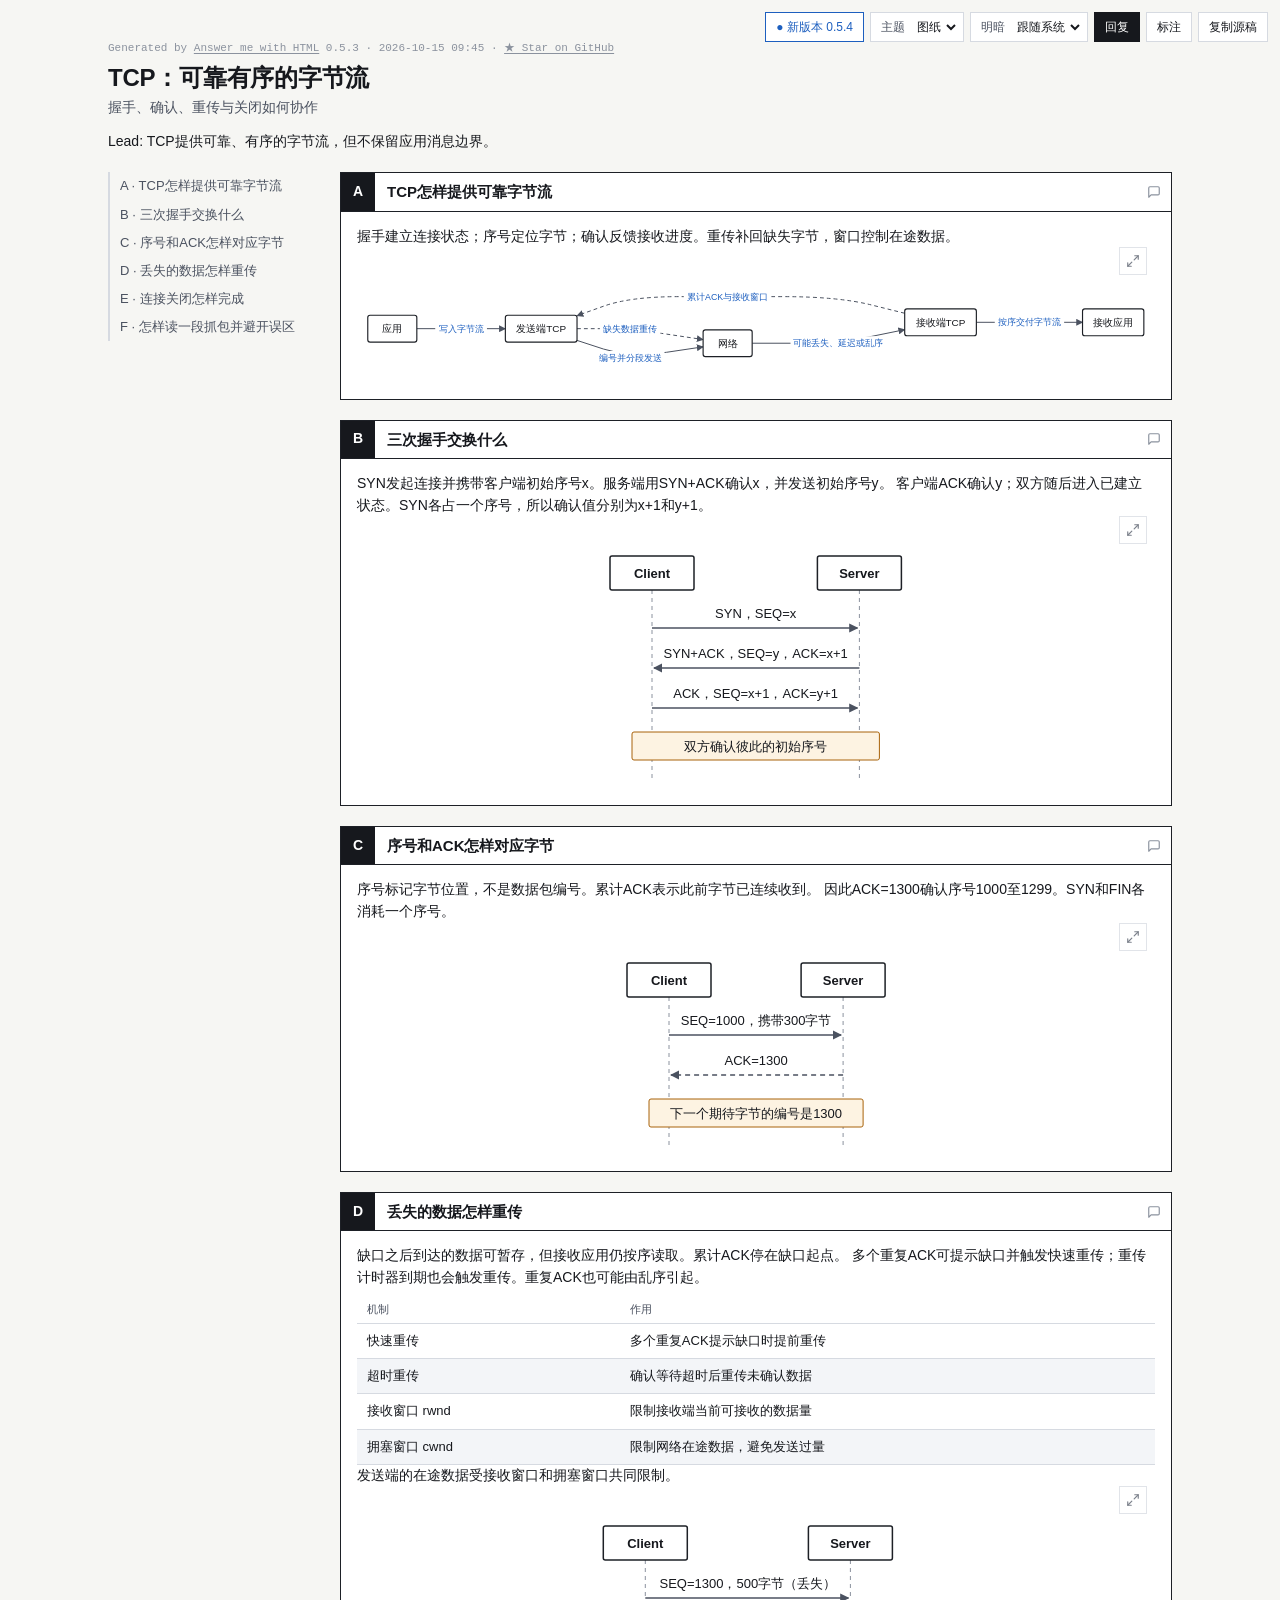
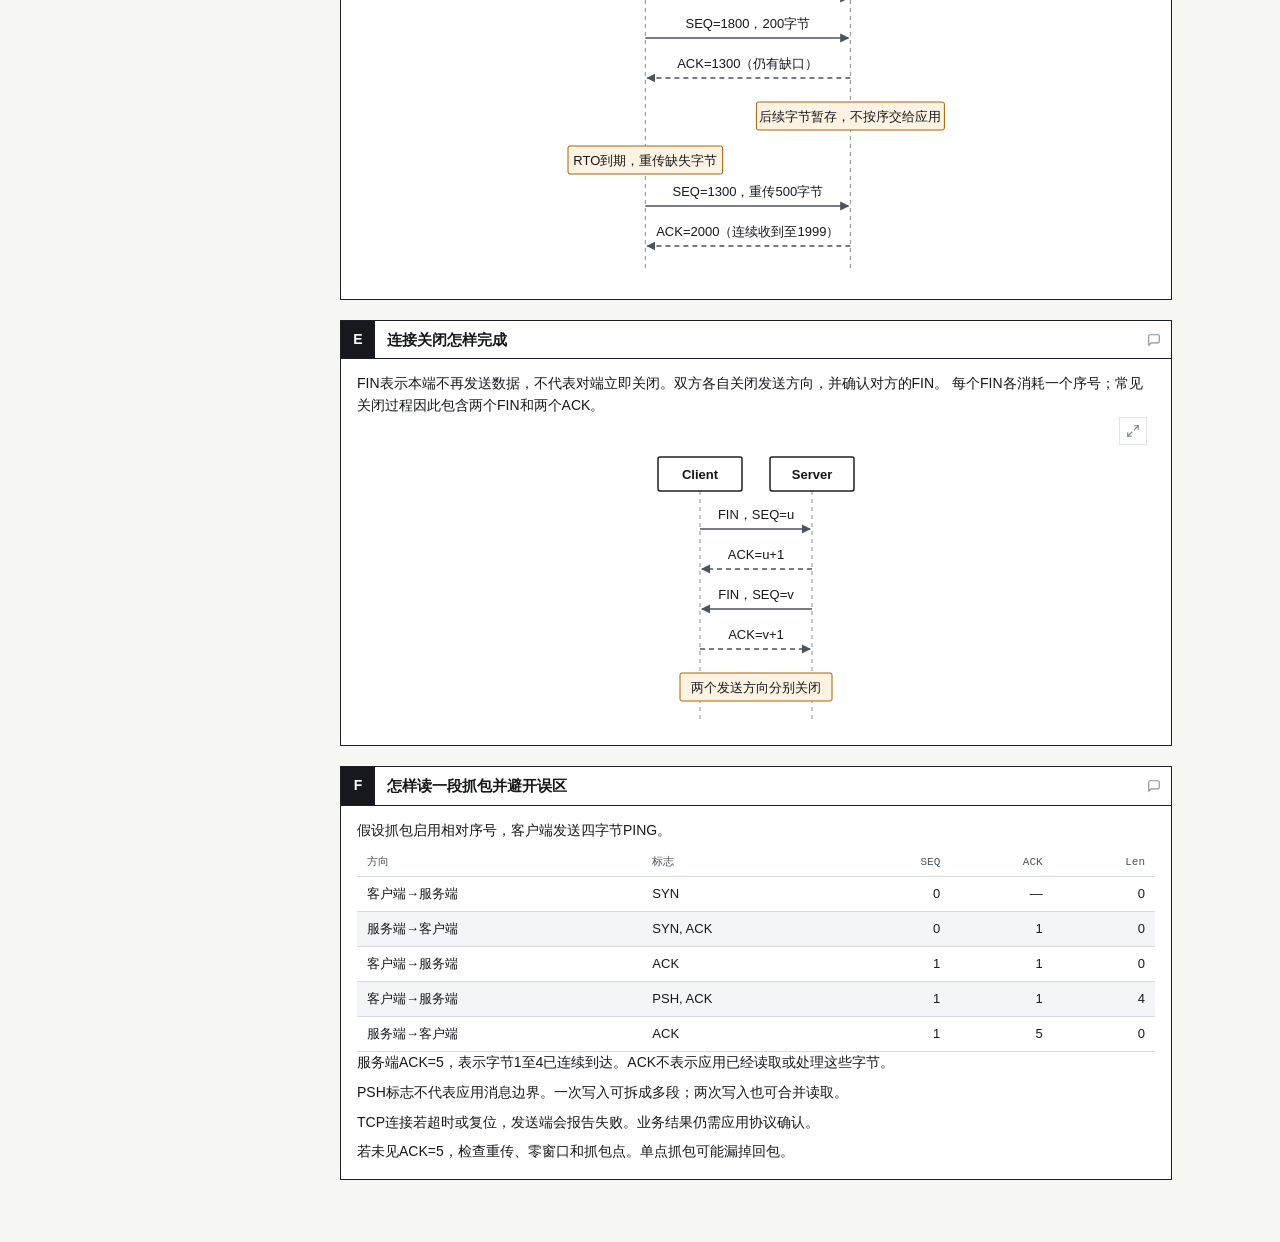
<file: workflow_explanations/examples/html/tcp-pi.html>
<!doctype html>
<html lang="zh-CN" data-theme="blueprint" data-mode="auto" data-style="80">
<head>
<meta charset="utf-8">
<meta name="viewport" content="width=device-width, initial-scale=1">
<meta name="generator" content="Answer me with HTML 0.5.3">
<title>TCP：可靠有序的字节流</title>
<style>
html[data-theme="blueprint"], html[data-theme="blueprint"][data-mode="light"] {
  --font-sans: -apple-system, BlinkMacSystemFont, "Segoe UI", "PingFang SC", "Hiragino Sans GB", "Microsoft YaHei", Roboto, "Helvetica Neue", Arial, sans-serif;
  --font-mono: ui-monospace, SFMono-Regular, "JetBrains Mono", Menlo, Consolas, "Liberation Mono", monospace;
  --radius: 0px;
  --shadow: none;
  --bw: 1.5px;
  --head-font: var(--font-sans);
  --bg: #f6f6f3;
  --paper: #ffffff;
  --ink: #16181d;
  --ink-2: #4b5260;
  --ink-3: #8b929e;
  --line: #1d2026;
  --line-2: #d6dae1;
  --fill: #f3f5f8;
  --accent: #1d5fbf;
  --accent-bg: #e4ecf8;
  --ok: #1d5fbf;
  --ok-bg: #e4ecf8;
  --err: #c62828;
  --err-bg: #fbeaea;
  --warn: #a8620a;
  --warn-bg: #fdf3e2;
  --head-bg: #16181d;
  --head-fg: #ffffff;
}
html[data-theme="blueprint"][data-mode="dark"] {
  --bg: #081322;
  --paper: #0d1c31;
  --ink: #e6edf7;
  --ink-2: #a9b8cc;
  --ink-3: #6b7f99;
  --line: #c9d6e8;
  --line-2: #23385a;
  --fill: #12253f;
  --accent: #6ea8ff;
  --accent-bg: #16305a;
  --ok: #6ea8ff;
  --ok-bg: #16305a;
  --err: #ff7070;
  --err-bg: #3b1620;
  --warn: #f0b14a;
  --warn-bg: #3a2a10;
  --head-bg: #e6edf7;
  --head-fg: #081322;
}
@media (prefers-color-scheme: dark) {
html[data-theme="blueprint"][data-mode="auto"] {
  --bg: #081322;
  --paper: #0d1c31;
  --ink: #e6edf7;
  --ink-2: #a9b8cc;
  --ink-3: #6b7f99;
  --line: #c9d6e8;
  --line-2: #23385a;
  --fill: #12253f;
  --accent: #6ea8ff;
  --accent-bg: #16305a;
  --ok: #6ea8ff;
  --ok-bg: #16305a;
  --err: #ff7070;
  --err-bg: #3b1620;
  --warn: #f0b14a;
  --warn-bg: #3a2a10;
  --head-bg: #e6edf7;
  --head-fg: #081322;
}
}

html[data-theme="shadcn"], html[data-theme="shadcn"][data-mode="light"] {
  --font-sans: -apple-system, BlinkMacSystemFont, "Segoe UI", "PingFang SC", "Hiragino Sans GB", "Microsoft YaHei", Roboto, "Helvetica Neue", Arial, sans-serif;
  --font-mono: ui-monospace, SFMono-Regular, "JetBrains Mono", Menlo, Consolas, "Liberation Mono", monospace;
  --radius: 8px;
  --shadow: 0 1px 2px 0 rgba(0,0,0,0.05);
  --bw: 1px;
  --head-font: var(--font-sans);
  --bg: #fafafa;
  --paper: #ffffff;
  --ink: #09090b;
  --ink-2: #71717a;
  --ink-3: #a1a1aa;
  --line: #e4e4e7;
  --line-2: #f0f0f2;
  --fill: #f4f4f5;
  --accent: #2563eb;
  --accent-bg: #eff6ff;
  --ok: #16a34a;
  --ok-bg: #f0fdf4;
  --err: #dc2626;
  --err-bg: #fef2f2;
  --warn: #d97706;
  --warn-bg: #fffbeb;
  --head-bg: #18181b;
  --head-fg: #fafafa;
}
html[data-theme="shadcn"][data-mode="dark"] {
  --bg: #09090b;
  --paper: #121215;
  --ink: #fafafa;
  --ink-2: #a1a1aa;
  --ink-3: #71717a;
  --line: #27272a;
  --line-2: #1c1c1f;
  --fill: #18181b;
  --accent: #60a5fa;
  --accent-bg: #172554;
  --ok: #4ade80;
  --ok-bg: #052e16;
  --err: #f87171;
  --err-bg: #450a0a;
  --warn: #fbbf24;
  --warn-bg: #451a03;
  --head-bg: #fafafa;
  --head-fg: #18181b;
}
@media (prefers-color-scheme: dark) {
html[data-theme="shadcn"][data-mode="auto"] {
  --bg: #09090b;
  --paper: #121215;
  --ink: #fafafa;
  --ink-2: #a1a1aa;
  --ink-3: #71717a;
  --line: #27272a;
  --line-2: #1c1c1f;
  --fill: #18181b;
  --accent: #60a5fa;
  --accent-bg: #172554;
  --ok: #4ade80;
  --ok-bg: #052e16;
  --err: #f87171;
  --err-bg: #450a0a;
  --warn: #fbbf24;
  --warn-bg: #451a03;
  --head-bg: #fafafa;
  --head-fg: #18181b;
}
}

html[data-theme="paper"], html[data-theme="paper"][data-mode="light"] {
  --font-sans: -apple-system, BlinkMacSystemFont, "Segoe UI", "PingFang SC", "Hiragino Sans GB", "Microsoft YaHei", Roboto, "Helvetica Neue", Arial, sans-serif;
  --font-mono: ui-monospace, SFMono-Regular, "JetBrains Mono", Menlo, Consolas, "Liberation Mono", monospace;
  --font-serif: "Iowan Old Style", "Palatino Linotype", Palatino, Georgia, "Songti SC", "STSong", "Noto Serif CJK SC", "Source Han Serif SC", serif;
  --radius: 2px;
  --shadow: none;
  --bw: 1px;
  --head-font: var(--font-serif);
  --bg: #f5f2ea;
  --paper: #fdfbf6;
  --ink: #1f1c17;
  --ink-2: #57514a;
  --ink-3: #8c867b;
  --line: #cbc3b4;
  --line-2: #e5dfd3;
  --fill: #f3eee4;
  --accent: #8c2f1e;
  --accent-bg: #f5e5df;
  --ok: #2e6a3b;
  --ok-bg: #e4efe5;
  --err: #a3251b;
  --err-bg: #f7e3e0;
  --warn: #7f5300;
  --warn-bg: #f6ecd6;
  --head-bg: #1f1c17;
  --head-fg: #fdfbf6;
}
html[data-theme="paper"][data-mode="dark"] {
  --bg: #15130f;
  --paper: #1c1a15;
  --ink: #ebe5d8;
  --ink-2: #b5ad9e;
  --ink-3: #7b7467;
  --line: #4a443a;
  --line-2: #2d2a24;
  --fill: #242119;
  --accent: #e59a7d;
  --accent-bg: #3a2219;
  --ok: #8cc79a;
  --ok-bg: #1c3122;
  --err: #f0928a;
  --err-bg: #3a1d1a;
  --warn: #e3b866;
  --warn-bg: #352a13;
  --head-bg: #ebe5d8;
  --head-fg: #15130f;
}
@media (prefers-color-scheme: dark) {
html[data-theme="paper"][data-mode="auto"] {
  --bg: #15130f;
  --paper: #1c1a15;
  --ink: #ebe5d8;
  --ink-2: #b5ad9e;
  --ink-3: #7b7467;
  --line: #4a443a;
  --line-2: #2d2a24;
  --fill: #242119;
  --accent: #e59a7d;
  --accent-bg: #3a2219;
  --ok: #8cc79a;
  --ok-bg: #1c3122;
  --err: #f0928a;
  --err-bg: #3a1d1a;
  --warn: #e3b866;
  --warn-bg: #352a13;
  --head-bg: #ebe5d8;
  --head-fg: #15130f;
}
}

html:lang(zh-Hant)[data-theme][data-mode], html:lang(zh-TW)[data-theme][data-mode], html:lang(zh-HK)[data-theme][data-mode], html:lang(zh-MO)[data-theme][data-mode] {
  --font-sans: -apple-system, BlinkMacSystemFont, "Segoe UI", "PingFang TC", "Heiti TC", "Microsoft JhengHei", "Noto Sans CJK TC", "Noto Sans TC", "PingFang SC", "Microsoft YaHei", Roboto, "Helvetica Neue", Arial, sans-serif;
}

html:lang(ja)[data-theme][data-mode] {
  --font-sans: -apple-system, BlinkMacSystemFont, "Segoe UI", "Hiragino Sans", "Hiragino Kaku Gothic ProN", "Yu Gothic UI", "Yu Gothic", Meiryo, "Noto Sans CJK JP", "Noto Sans JP", "PingFang SC", "Microsoft YaHei", Roboto, "Helvetica Neue", Arial, sans-serif;
}

html:lang(he)[data-theme][data-mode] {
  --font-sans: -apple-system, BlinkMacSystemFont, "Segoe UI", "Noto Sans Hebrew", "Arial Hebrew", Arial, Roboto, "Helvetica Neue", sans-serif;
}

/* Answer me with HTML base — uses theme variables only, never hard-coded colors (theme tokens and decorations: themes/<name>.js). Exception: the var() fallbacks of diagrams (flow / sequence) equal the blueprint light tokens, guarded by a test. */
*, *::before, *::after { box-sizing: border-box; }
html, body { margin: 0; padding: 0; }
body {
  background: var(--bg); color: var(--ink);
  font-family: var(--font-sans); font-size: 14px; line-height: 1.55;
  -webkit-font-smoothing: antialiased;
}
code, pre, kbd { font-family: var(--font-mono); }

/* ── Toolbar ─────────────────────────────── */
.am-toolbar {
  position: fixed; top: 12px; inset-inline-end: 12px; z-index: 10; display: flex; gap: 6px;
}
.am-btn {
  font: 12px/1 var(--font-sans); color: var(--ink); background: var(--paper);
  border: 1px solid var(--line-2); border-radius: var(--radius); padding: 7px 10px; cursor: pointer;
}
.am-btn:hover { border-color: var(--ink-3); }
.am-btn:focus-visible { outline: 2px solid var(--accent); outline-offset: 2px; }
/* Theme and mode lists: a label and a native select inside one button-like box */
.am-pick {
  display: flex; align-items: center; gap: 6px; font: 12px/1 var(--font-sans); color: var(--ink-2); background: var(--paper);
  border: 1px solid var(--line-2); border-radius: var(--radius); padding-block: 0; padding-inline: 10px 4px;
}
.am-pick:hover { border-color: var(--ink-3); }
.am-pick:focus-within { outline: 2px solid var(--accent); outline-offset: 2px; }
.am-pick select {
  font: inherit; color: var(--ink); background: transparent; border: 0; padding: 6px 2px; cursor: pointer; outline: none;
}
.am-pick option { color: var(--ink); background: var(--paper); }

/* ── Header ───────────────────────────────── */
.am-head { margin: 0 0 20px; padding-inline-end: 300px; }
.am-head h1 { margin: 0; font-size: 24px; line-height: 1.25; letter-spacing: -0.01em; }
.am-sub { margin: 4px 0 0; color: var(--ink-2); }
.am-head-meta { display: flex; flex-wrap: wrap; gap: 6px 18px; margin-top: 10px; font-size: 12px; color: var(--ink-2); }
.am-head-meta b { font-family: var(--font-mono); font-weight: 400; color: var(--ink-3); margin-inline-end: 6px; }
.am-intro { margin-top: 12px; max-width: 80ch; }

/* ── sheet template ────────────────────────── */
.am-sheet { max-width: 1680px; margin: 0 auto; padding: 32px 28px 40px; }
.am-frame { position: relative; }
.am-grid {
  display: grid; grid-template-columns: repeat(var(--cols, 3), minmax(0, 1fr));
  gap: 20px; align-items: start;
}
.am-ruler { display: none; }
.am-ruler span { flex: 1; display: flex; align-items: center; justify-content: center; }
.am-ruler--top, .am-ruler--bottom { left: 18px; right: 18px; height: 18px; }
.am-ruler--top { top: 0; }
.am-ruler--bottom { bottom: 0; }
.am-ruler--left, .am-ruler--right { top: 18px; bottom: 18px; width: 18px; flex-direction: column; }
.am-ruler--left { left: 0; }
.am-ruler--right { right: 0; }
.am-ruler--top span + span, .am-ruler--bottom span + span { border-inline-start: 1px solid var(--line); }
.am-ruler--left span + span, .am-ruler--right span + span { border-top: 1px solid var(--line); }

/* ── Panels ───────────────────────────────── */
.am-panel {
  background: var(--paper); border: var(--bw) solid var(--line); border-radius: var(--radius);
  box-shadow: var(--shadow); min-width: 0; overflow: hidden;
}
.am-panel-head {
  display: flex; align-items: stretch; gap: 0; border-bottom: var(--bw) solid var(--line); min-height: 34px;
}
.am-panel-id {
  display: flex; align-items: center; justify-content: center; min-width: 34px; padding: 0 8px;
  background: var(--head-bg); color: var(--head-fg); font-weight: 600; font-size: 14px;
}
.am-panel-head h2 { margin: 0; padding: 7px 12px; font-size: 15px; font-weight: 600; flex: 1; display: flex; align-items: center; }
.am-panel-meta { align-self: center; padding: 0 12px; font: 11px/1.3 var(--font-mono); color: var(--ink-2); text-align: end; }
.am-panel-body { padding: 14px 16px 16px; }
.am-panel-body > * + * { margin-top: 12px; }

/* ── Markdown body ───────────────────────── */
.am-md > :first-child { margin-top: 0; }
.am-md > :last-child { margin-bottom: 0; }
.am-md p { margin: 0 0 8px; }
.am-md ul, .am-md ol { margin: 0 0 8px; padding-inline-start: 20px; }
.am-md li + li { margin-top: 3px; }
.am-md h3, .am-md h4 { margin: 14px 0 6px; font-size: 13px; }
.am-md a { color: var(--accent); }
.am-md blockquote { margin: 0 0 8px; padding: 2px 12px; border-inline-start: 3px solid var(--line-2); color: var(--ink-2); }
.am-md :not(pre) > code { font-size: 0.9em; background: var(--fill); padding: 1px 5px; border-radius: 4px; }
.am-md hr { border: 0; border-top: 1px solid var(--line-2); margin: 12px 0; }
.am-md table { width: 100%; border-collapse: collapse; font-size: 13px; }
.am-md th {
  text-align: start; font: 11px/1.3 var(--font-mono); color: var(--ink-2); font-weight: 400;
  padding: 6px 10px; border-bottom: 1px solid var(--line-2);
}
/* th { text-align: start } outranks the align attribute from Markdown alignment, so restore right and center columns explicitly. */
.am-md th[align="right"] { text-align: right; }
.am-md th[align="center"] { text-align: center; }
.am-md td { padding: 7px 10px; border-bottom: 1px solid var(--line-2); vertical-align: top; }
.am-md tbody tr:nth-child(even) td { background: var(--fill); }
.am-table-wrap { overflow-x: auto; }
/* Images scale down to the panel and never past 70% of the window height, keeping their shape. */
.am-md img { max-width: 100%; max-height: 70vh; height: auto; }
.am-figure { margin: 0; text-align: center; }
.am-figure img { display: block; margin: 0 auto; border: 1px solid var(--line-2); border-radius: var(--radius); }
.am-figure figcaption { margin-top: 6px; font-size: 12px; line-height: 1.4; color: var(--ink-2); }
.am-code {
  margin: 0; padding: 12px 14px; background: var(--fill); border: 1px solid var(--line-2);
  border-radius: var(--radius); overflow-x: auto; font-size: 12.5px; line-height: 1.5;
}
/* Ask: a decision the reader makes; the suggested option starts selected */
.am-ask { margin: 10px 0; padding: 10px 12px 8px; border: 1px solid var(--line-2); border-radius: var(--radius); background: var(--fill); min-width: 0; }
/* The question floats inside the box, so a long question wraps like text instead of riding on the border */
.am-ask-q { float: left; width: 100%; padding: 0; margin-bottom: 4px; font-weight: 600; }
/* Two columns: the control, then the label, tag and note, which wrap under the label and never under the control */
.am-ask-opt { clear: both; display: grid; grid-template-columns: auto minmax(0, 1fr); column-gap: 8px; align-items: baseline; padding: 5px 2px; cursor: pointer; }
.am-ask-opt input { margin: 0; accent-color: var(--accent); position: relative; top: 2px; }
.am-ask-tag { display: inline-block; font-size: 11px; line-height: 1.5; color: var(--accent); border: 1px solid var(--accent); border-radius: 999px; padding: 0 6px; white-space: nowrap; }
.am-ask-note { display: block; color: var(--ink-2); }
/* Comment box under each panel, and the Reply sheet */
.am-comment-btn {
  display: flex; flex-shrink: 0; align-self: center; margin-block: 0; margin-inline: auto 6px; color: var(--ink-3); background: transparent;
  border: 1px solid transparent; border-radius: var(--radius); padding: 3px; cursor: pointer;
}
.am-panel-meta + .am-comment-btn { margin-inline-start: 0; }
.am-panel:hover .am-comment-btn, .am-comment-btn:focus-visible, .am-comment-btn[aria-expanded="true"] { border-color: var(--line-2); color: var(--ink-2); }
.am-panel .am-comment-btn.am-comment-btn--on { color: var(--accent); border-color: var(--accent); }
.am-panel--bare { position: relative; }
.am-panel--bare > .am-comment-btn { position: absolute; top: 4px; inset-inline-end: 0; }
.am-comment { padding: 0 14px 12px; }
.am-comment textarea, .am-reply textarea {
  width: 100%; font: 13px/1.5 var(--font-sans); color: var(--ink); background: var(--paper);
  border: 1px solid var(--line-2); border-radius: var(--radius); padding: 8px 10px; resize: vertical;
}
.am-comment textarea:focus-visible, .am-reply textarea:focus-visible { outline: 2px solid var(--accent); outline-offset: 1px; }
.am-btn--reply { color: var(--paper); background: var(--ink); border-color: var(--ink); }
.am-btn--reply:hover { opacity: .88; }
.am-reply {
  width: min(640px, calc(100vw - 32px)); padding: 16px; color: var(--ink); background: var(--paper);
  border: 1px solid var(--line-2); border-radius: var(--radius); box-shadow: 0 12px 40px rgba(0,0,0,.25);
}
.am-reply::backdrop { background: rgba(0,0,0,.35); }
.am-reply-head { display: flex; flex-wrap: wrap; align-items: baseline; gap: 4px 10px; margin-bottom: 10px; }
.am-reply-head span { color: var(--ink-2); font-size: 13px; }
.am-reply textarea { font-family: var(--font-mono); font-size: 12.5px; }
.am-reply-actions { display: flex; justify-content: flex-end; gap: 8px; margin-top: 10px; }
.am-reply .am-btn:disabled { opacity: .5; cursor: default; }
/* The sheet shows the reply drawn (src/runtime/reply-view.js), each line in its own direction; the Markdown that Copy copies sits under a fold. */
.am-reply-view {
  max-height: min(60vh, 26em); overflow: auto; padding: 10px 12px; font: 14px/1.6 var(--font-sans); color: var(--ink);
  background: var(--paper); border: 1px solid var(--line-2); border-radius: var(--radius); overflow-wrap: anywhere;
}
.am-reply-view:focus-visible { outline: 2px solid var(--accent); outline-offset: 1px; }
.am-reply-view > div { text-align: start; unicode-bidi: isolate; }
.am-rv-gap { height: .5em; }
.am-rv-h1 { font-weight: 700; font-size: 15px; }
.am-rv-h2 { font-weight: 700; color: var(--ink-2); margin-top: 2px; }
.am-rv-tag {
  display: inline-block; min-width: 1.6em; padding: 0 4px; font-size: 12px; line-height: 1.5; text-align: center;
  color: var(--ink-2); border: 1px solid var(--line-2); border-radius: var(--radius);
}
.am-rv-a { padding-inline-start: 1.6em; }
.am-rv-a em { color: var(--ink-2); }
.am-rv-quote { margin-inline-start: 1em; padding-inline-start: 10px; border-inline-start: 3px solid var(--line-2); color: var(--ink-2); white-space: pre-wrap; }
.am-reply-raw summary { margin-top: 10px; margin-bottom: 6px; font-size: 12px; color: var(--ink-2); cursor: pointer; }
/* The bar at the bottom of the page: counts and one-click copy, so the reader need not go to the Reply button at the top. */
.am-reply-bar {
  position: fixed; inset-block-end: 16px; inset-inline: 0; margin-inline: auto; width: max-content; max-width: calc(100vw - 24px);
  z-index: 10; display: flex; align-items: center; gap: 10px; padding-block: 8px; padding-inline: 14px 8px; font-size: 13px;
  color: var(--ink); background: var(--paper); border: 1px solid var(--line-2); border-radius: var(--radius); box-shadow: 0 6px 24px rgba(0,0,0,.18);
}
.am-reply-bar[hidden] { display: none; }
.am-reply-bar-count { color: var(--ink-2); }
.am-reply-bar .am-btn { flex: none; white-space: nowrap; }
body.am-has-reply-bar { padding-block-end: 72px; }
@media (max-width: 480px) {
  .am-reply-bar { inset-inline: 12px; width: auto; justify-content: space-between; }
}
/* Code block: a header (title or path:lines, language, copy), then one span per line; numbered blocks show the line number in a gutter */
.am-codeblock { margin: 10px 0; min-width: 0; }
.am-codeblock .am-code { border-top-left-radius: 0; border-top-right-radius: 0; padding: 10px 0; }
.am-code-head {
  display: flex; align-items: center; gap: 8px; padding: 5px 6px 5px 12px; font: 12px/1.3 var(--font-sans); color: var(--ink-2);
  background: var(--paper); border: 1px solid var(--line-2); border-bottom: 0; border-radius: var(--radius) var(--radius) 0 0;
}
.am-code-title { font-family: var(--font-mono); overflow: hidden; text-overflow: ellipsis; white-space: nowrap; min-width: 0; }
.am-code-lang { margin-left: auto; color: var(--ink-3); text-transform: lowercase; }
.am-code-copy { font: 12px/1 var(--font-sans); color: var(--ink-2); background: transparent; border: 1px solid var(--line-2); border-radius: var(--radius); padding: 4px 8px; cursor: pointer; margin-left: auto; }
.am-code-lang + .am-code-copy { margin-left: 0; }
.am-code-copy:hover { border-color: var(--ink-3); color: var(--ink); }
.am-code-copy:focus-visible { outline: 2px solid var(--accent); outline-offset: 2px; }
.am-code code { display: block; min-width: max-content; }
.am-ln { display: block; padding: 0 14px; min-height: 1.5em; white-space: pre; }
.am-ln--hl { background: var(--accent-bg); box-shadow: inset 3px 0 0 var(--accent); }
.am-code--num .am-ln::before {
  content: attr(data-n); display: inline-block; width: 3.5ch; margin-right: 12px; text-align: right; color: var(--ink-3);
  user-select: none; -webkit-user-select: none;
}

/* ── Status badges ok / no / warn ──────────────── */
.am-status { white-space: nowrap; font-weight: 500; }
.am-status--ok { color: var(--ok); }
.am-status--no { color: var(--err); }
.am-status--warn { color: var(--warn); }
.am-status-icon { display: inline-block; width: 1.1em; font-weight: 700; }

/* ── callout ─────────────────────────────── */
.am-callout {
  border: 1px solid var(--line-2); border-inline-start: 3px solid var(--accent); background: var(--accent-bg);
  padding: 10px 14px; border-radius: var(--radius);
}
.am-callout--ok { border-inline-start-color: var(--ok); background: var(--ok-bg); }
.am-callout--warn { border-inline-start-color: var(--warn); background: var(--warn-bg); }
.am-callout--err { border-inline-start-color: var(--err); background: var(--err-bg); }
.am-callout-title { font-weight: 600; margin-bottom: 4px; }

/* ── kv title block ─────────────────────────── */
.am-kv {
  display: grid; grid-template-columns: repeat(var(--kv-cols, 2), minmax(0, 1fr)); margin: 0;
  border-top: var(--bw) solid var(--line); border-inline-start: var(--bw) solid var(--line);
}
.am-kv-cell { border-inline-end: var(--bw) solid var(--line); border-bottom: var(--bw) solid var(--line); padding: 6px 10px 8px; min-width: 0; }
.am-kv-cell--wide { grid-column: 1 / -1; }
.am-kv dt { font: 11px/1.4 var(--font-mono); color: var(--ink-2); }
.am-kv dd { margin: 2px 0 0; font-size: 14px; font-weight: 500; overflow-wrap: anywhere; }
.am-kv-cell--wide dd { font-size: 17px; font-weight: 600; }

/* ── timeline ────────────────────────────── */
.am-timeline { list-style: none; margin: 0; padding: 0; }
.am-timeline--h { display: grid; grid-template-columns: repeat(var(--n, 1), minmax(0, 1fr)); padding-top: 4px; }
.am-timeline--h li { position: relative; text-align: center; padding: 0 6px; }
.am-timeline--h li::before {
  content: ""; position: absolute; top: 31px; left: 0; right: 0; border-top: var(--bw) solid var(--line);
}
.am-timeline--h li:first-child::before { inset-inline-start: 50%; }
.am-timeline--h li:last-child::before { inset-inline-end: 50%; }
.am-tl-when { display: block; font-size: 15px; font-weight: 500; height: 24px; }
.am-tl-dot {
  position: relative; display: block; width: 11px; height: 11px; margin: 2px auto 8px;
  border: var(--bw) solid var(--line); border-radius: 50%; background: var(--paper);
}
.am-tl-item--hi .am-tl-dot { background: var(--hi-stroke, var(--accent)); border-color: var(--hi-stroke, var(--accent)); }
.am-tl-title { display: block; font-size: 12.5px; font-weight: 500; }
.am-tl-text { display: block; font-size: 12px; color: var(--ink-2); line-height: 1.45; }
.am-timeline--v li { position: relative; padding: 0 0 14px; padding-inline-start: 22px; }
.am-timeline--v li::before { content: ""; position: absolute; inset-inline-start: 5px; top: 6px; bottom: -6px; border-inline-start: var(--bw) solid var(--line-2); }
.am-timeline--v li:last-child::before { display: none; }
.am-timeline--v .am-tl-dot { position: absolute; inset-inline-start: 0; top: 4px; margin: 0; }
.am-timeline--v .am-tl-when { display: inline; height: auto; font: 12px var(--font-mono); color: var(--ink-2); margin-inline-end: 8px; }
.am-timeline--v .am-tl-title { display: inline; font-size: 14px; }
.am-timeline--v .am-tl-text { margin-top: 2px; }
/* .am-tl-wrap is the container (src/components/timeline.js): a horizontal timeline answers to the width it has, not to the width of the window, since a
   sheet puts panels two or three to a row. Below 560 px (about 90 px for each of the six items a timeline has by default) its dates
   wrap and the dots cover them, so it lays out like timeline v: line and dots at the start, text beside them. */
.am-tl-wrap { container-type: inline-size; }
@container (max-width: 560px) {
  .am-timeline--h { display: block; padding-top: 0; }
  .am-timeline--h li { text-align: start; padding: 0 0 14px; padding-inline-start: 22px; }
  .am-timeline--h li::before, .am-timeline--h li:first-child::before {
    top: 6px; bottom: -6px; inset-inline-start: 5px; inset-inline-end: auto; border-top: 0; border-inline-start: var(--bw) solid var(--line-2);
  }
  .am-timeline--h li:last-child::before { display: none; }
  .am-timeline--h .am-tl-dot { position: absolute; inset-inline-start: 0; top: 4px; margin: 0; }
  .am-timeline--h .am-tl-when { display: inline; height: auto; font: 12px var(--font-mono); color: var(--ink-2); margin-inline-end: 8px; }
  .am-timeline--h .am-tl-title { display: inline; font-size: 14px; }
  .am-timeline--h .am-tl-text { margin-top: 2px; }
}

/* ── annot sentence notes ──────────────────────── */
.am-annot + .am-annot { border-top: 1px solid var(--line-2); padding-top: 12px; }
.am-annot-head { display: flex; justify-content: space-between; gap: 12px; font-size: 13px; font-weight: 600; margin-bottom: 8px; }
.am-annot-meta { font: 11px var(--font-mono); font-weight: 400; color: var(--ink-2); }
.am-annot-scroll { overflow-x: auto; }
.am-annot-line {
  position: relative; display: inline-block; white-space: pre; font: 14px/1.6 var(--font-mono);
  padding-bottom: calc(var(--rows, 0) * 17px + 14px);
}
.am-annot-line--wrap { display: block; white-space: normal; padding-bottom: 10px; }
.am-annot-line--wrap .am-seg { white-space: nowrap; }
.am-seg { position: relative; }
.am-seg::after {
  content: ""; position: absolute; left: 1px; right: 1px; top: calc(100% + 1px); height: 5px;
  border: 1px solid var(--accent); border-top: 0;
}
.am-seg-n {
  position: absolute; inset-inline-start: 0; top: calc(100% + 8px + var(--row, 0) * 17px);
  font: 11px/16px var(--font-sans); color: var(--accent); white-space: nowrap;
}
.am-seg--err { color: var(--err); }
.am-seg--err::after { border-color: var(--err); }
.am-seg--err .am-seg-n { color: var(--err); }
.am-annot-caption { font-size: 12px; color: var(--ink-2); }

/* ── limits bars ───────────────────────── */
.am-lim + .am-lim { margin-top: 14px; }
.am-lim-head { display: flex; justify-content: space-between; gap: 12px; font-size: 13px; margin-bottom: 4px; }
.am-lim-val { font: 12px var(--font-mono); color: var(--accent); white-space: nowrap; }
.am-lim-track { position: relative; height: 12px; border: 1px solid var(--line-2); background: var(--fill); border-radius: calc(var(--radius) / 2); }
.am-lim-fill { position: absolute; inset-inline-start: 0; top: 0; bottom: 0; background: var(--accent-bg); border-inline-end: 1px solid var(--accent); }
.am-lim-mark { position: absolute; top: -4px; bottom: -4px; border-left: 2px solid var(--accent); }
.am-lim.is-over .am-lim-fill { background: var(--err-bg); border-inline-end-color: var(--err); }
.am-lim.is-over .am-lim-val { color: var(--err); }
.am-lim-ticks { position: relative; height: 16px; font: 10px/16px var(--font-mono); color: var(--ink-3); }
.am-lim-ticks span { position: absolute; transform: translateX(-50%); }
.am-lim-ticks span:first-child { transform: none; }
.am-lim-note { font-size: 11px; color: var(--ink-2); margin-inline-start: 6px; }

/* ── tree ─────────────────────────── */
.am-tree { font-size: 13px; }
.am-tree-root { display: flex; justify-content: center; position: relative; padding-bottom: 18px; }
.am-tree-root::after { content: ""; position: absolute; bottom: 0; left: 50%; height: 18px; border-left: var(--bw) solid var(--line); }
.am-tree-root--solo { padding-bottom: 12px; }
.am-tree-root--solo::after { display: none; }
.am-tree-box {
  border: var(--node-width, var(--bw)) solid var(--node-stroke, var(--line)); background: var(--node-fill, var(--paper)); padding: 6px 14px; text-align: center;
  border-radius: var(--node-radius, var(--radius)); font-weight: 600; color: var(--node-text, inherit); filter: var(--node-shadow, none);
}
.am-tree-box small { display: block; font-weight: 400; color: var(--ink-2); font-size: 12px; }
/* The root box and a highlighted box are emphasis: they take the highlight tokens. With none set the root box keeps its accent tint and a highlighted box looks like any other. */
.am-tree-box--root, .am-tree-box--hi { border-color: var(--hi-stroke, var(--node-stroke, var(--line))); color: var(--hi-text, var(--node-text, inherit)); }
.am-tree-box--root { background: var(--hi-fill, var(--accent-bg)); }
.am-tree-box--hi { background: var(--hi-fill, var(--node-fill, var(--paper))); }
.am-tree-box--root small, .am-tree-box--hi small { color: var(--hi-text, var(--ink-2)); }
.am-tree-box--root { font-size: 15px; padding: 8px 28px; }
.am-tree-cols { display: grid; grid-template-columns: repeat(var(--n, 1), minmax(0, 1fr)); }
.am-tree-col { position: relative; padding: 18px 8px 0; min-width: 0; }
.am-tree-col::before { content: ""; position: absolute; top: 0; left: 0; right: 0; border-top: var(--bw) solid var(--line); }
.am-tree-col:first-child::before { inset-inline-start: 50%; }
.am-tree-col:last-child::before { inset-inline-end: 50%; }
.am-tree-col::after { content: ""; position: absolute; top: 0; left: 50%; height: 18px; border-left: var(--bw) solid var(--line); }
.am-tree-list, .am-tree-list ul { list-style: none; margin: 0; padding: 0; }
.am-tree-col > .am-tree-list { margin: 8px 0 0; margin-inline-start: 14px; }
.am-tree-list ul { margin-inline-start: 16px; }
.am-tree-list li { position: relative; padding: 3px 0; padding-inline-start: 18px; }
.am-tree-list li::before { content: ""; position: absolute; inset-inline-start: 0; top: 0.95em; width: 12px; border-top: 1px solid var(--ink-3); }
.am-tree-list li::after { content: ""; position: absolute; inset-inline-start: 0; top: 0; bottom: 0; border-inline-start: 1px solid var(--ink-3); }
.am-tree-list li:last-child::after { bottom: auto; height: 0.95em; }
.am-tree-tag { font: 11px var(--font-mono); color: var(--ink-3); margin-inline-end: 4px; }
.am-tree code { font: 12px var(--font-mono); }
.am-tree-sub { display: block; font-size: 11.5px; color: var(--ink-2); }
.am-tree-hi > .am-tree-label { color: var(--accent); font-weight: 600; }

/* ── Diagrams (flow / sequence) ───────────────── */
.am-diagram { margin: 0; overflow-x: auto; text-align: center; }
/* Embedded previews can lose html[data-theme]; the fallbacks keep diagrams readable, and defined theme variables still win. */
.am-diagram svg { max-width: 100%; height: auto; font-family: var(--font-sans, sans-serif); }
.am-diagram text { fill: var(--ink, #16181d); font-size: 13px; }
/* Diagram tokens (docs/reference.md, "Diagram tokens"): each painted part reads an optional token and falls back to the look it always had,
   so a theme that sets none of them draws the same diagram. Font family, size and weight are not tokens: diagram text is measured for the sans font. */
.am-node-shape { fill: var(--node-fill, var(--paper, #ffffff)); stroke: var(--node-stroke, var(--line, #1d2026)); stroke-width: var(--node-width, var(--bw, 1.5px)); filter: var(--node-shadow, none); }
/* A cylinder is two shapes (body, then cap): only the body casts the shadow. */
.am-node-shape ~ .am-node-shape { filter: none; }
/* The corner radius is an SVG attribute (the fallback for Safari before 17.4, which ignores a CSS rx); the default here equals the attribute. A pill and a diamond keep their shape. */
.am-node--rect .am-node-shape, .am-node--er .am-node-shape { rx: var(--node-radius, 3px); }
.am-node--hi .am-node-shape { fill: var(--hi-fill, var(--accent-bg, #e4ecf8)); stroke: var(--hi-stroke, var(--accent, #1d5fbf)); }
.am-diagram .am-node-text { fill: var(--node-text, var(--ink, #16181d)); }
.am-node--hi text { fill: var(--hi-text, var(--accent, #1d5fbf)); font-weight: 600; }
.am-diagram .am-node--hi .am-node-text { fill: var(--hi-text, var(--accent, #1d5fbf)); }
.am-edge { fill: none; stroke: var(--edge-color, var(--ink-2, #4b5260)); stroke-width: var(--edge-width, 1.3); }
.am-edge--dashed { stroke-dasharray: 5 4; }
.am-arrow { fill: var(--edge-color, var(--ink-2, #4b5260)); }
.am-edge-label rect { fill: var(--paper, #ffffff); }
.am-diagram .am-edge-label text { fill: var(--edge-label, var(--accent, #1d5fbf)); font-size: 11.5px; }
.am-cluster { fill: var(--cluster-fill, var(--fill, #f3f5f8)); stroke: var(--cluster-stroke, var(--line-2, #d6dae1)); stroke-width: 1; stroke-dasharray: 4 3; }
.am-diagram .am-cluster-label { fill: var(--ink-2, #4b5260); font: 11px var(--font-mono, monospace); }
/* The PK / FK / UK marks of an entity follow the node text, and the highlighted text in a highlighted entity, so they stay readable on the theme's fills. */
.am-diagram .am-er-key { fill: var(--node-text, var(--ink-2, #4b5260)); }
.am-diagram .am-node--hi .am-er-key { fill: var(--hi-text, var(--ink-2, #4b5260)); }
.am-lifeline { stroke: var(--lifeline-color, var(--ink-3, #8b929e)); stroke-width: 1; stroke-dasharray: 4 4; }
/* An actor (and the box of a divider) looks like a node unless the theme sets the actor tokens. */
.am-actor { fill: var(--actor-fill, var(--node-fill, var(--paper, #ffffff))); stroke: var(--actor-stroke, var(--node-stroke, var(--line, #1d2026))); stroke-width: var(--node-width, var(--bw, 1.5px)); filter: var(--node-shadow, none); rx: var(--node-radius, 2px); }
.am-diagram .am-actor-text { fill: var(--actor-text, var(--node-text, var(--ink, #16181d))); }
.am-note { fill: var(--note-fill, var(--warn-bg, #fdf3e2)); stroke: var(--note-stroke, var(--warn, #a8620a)); stroke-width: var(--note-width, 1); rx: var(--note-radius, 2px); }
.am-diagram .am-step { fill: var(--ink-3, #8b929e); font: 10px var(--font-mono, monospace); }

.am-diagram-expand {
  /* In flow and sticky: it sits at the end edge (right on a left-to-right page) and stays in view when the diagram scrolls sideways.
     It takes its own row above the drawing, so it never covers a node at the top-right corner of the drawing. */
  position: sticky; inset-inline-start: calc(100% - 36px); z-index: 2;
  display: flex; align-items: center; justify-content: center;
  width: 28px; height: 28px; padding: 0; margin: 0 0 4px; margin-inline: auto 8px;
  color: var(--ink-2); background: var(--paper);
  border: var(--bw, 1px) solid var(--line-2); border-radius: var(--radius);
  cursor: pointer; opacity: 0.72;
  transition: opacity 0.15s, color 0.15s, border-color 0.15s, background 0.15s;
}
.am-diagram:hover .am-diagram-expand,
.am-diagram-expand:focus-visible { opacity: 1; }
.am-diagram-expand:hover {
  opacity: 1; color: var(--ink); border-color: var(--accent); background: var(--fill);
}
.am-diagram-expand:focus-visible { outline: 2px solid var(--accent); outline-offset: 1px; }

/* ── Diagram Lightbox and Pan-Zoom Viewer ─────────── */
.am-lightbox {
  position: fixed; inset: 0; z-index: 1000;
  display: flex; flex-direction: column;
  touch-action: none;
}
.am-lightbox[hidden] { display: none !important; }

.am-lightbox-backdrop {
  position: absolute; inset: 0;
  background: rgba(0, 0, 0, 0.72);
  backdrop-filter: blur(6px);
  -webkit-backdrop-filter: blur(6px);
}

.am-lightbox-header {
  position: absolute; top: 12px; left: 24px; right: 24px; height: 36px;
  display: flex; align-items: center; justify-content: space-between;
  z-index: 10; pointer-events: none;
}
.am-lightbox-title {
  display: inline-flex; align-items: center; gap: 8px;
  color: rgba(255, 255, 255, 0.92);
  font: 13px/1 var(--font-sans, sans-serif); font-weight: 500;
  text-shadow: 0 1px 3px rgba(0, 0, 0, 0.6);
  pointer-events: auto;
  overflow: hidden; text-overflow: ellipsis; white-space: nowrap; max-width: 60vw;
}
.am-lightbox-title svg { stroke: rgba(255, 255, 255, 0.85); flex-shrink: 0; }
.am-lightbox-actions {
  display: flex; align-items: center; gap: 8px; pointer-events: auto;
}
.am-lightbox-close {
  width: 32px; height: 32px;
  background: var(--paper);
  border: var(--bw, 1px) solid var(--line-2);
  border-radius: 50%;
  color: var(--ink);
  font-size: 15px; line-height: 1;
  cursor: pointer;
  display: flex; align-items: center; justify-content: center;
  box-shadow: 0 4px 12px rgba(0, 0, 0, 0.25);
  transition: background 0.15s, color 0.15s, transform 0.15s, border-color 0.15s;
}
.am-lightbox-close:hover {
  color: var(--accent); border-color: var(--accent); background: var(--fill); transform: scale(1.05);
}
.am-lightbox-close:focus-visible { outline: 2px solid var(--accent); outline-offset: 1px; }

.am-lightbox-stage {
  position: absolute;
  top: 54px; bottom: 20px; left: 24px; right: 24px;
  background: var(--paper);
  border: var(--bw, 1px) solid var(--line-2);
  border-radius: max(var(--radius), 14px);
  box-shadow: 0 24px 64px rgba(0, 0, 0, 0.45);
  overflow: hidden;
  cursor: grab;
  user-select: none;
  -webkit-user-select: none;
}
.am-lightbox-stage.am-panning { cursor: grabbing; }

.am-lightbox-canvas {
  position: absolute; left: 0; top: 0;
  transform-origin: 0 0;
  will-change: transform;
  pointer-events: none;
}
.am-lightbox-canvas svg {
  max-width: none !important;
  max-height: none !important;
  display: block;
  font-family: var(--font-sans, sans-serif);
}

/* ── doc template ────────────────────────── */
.am-doc { max-width: 1120px; margin: 0 auto; padding: 40px 28px 64px; }
.am-doc-layout { display: grid; grid-template-columns: 200px minmax(0, 1fr); gap: 32px; align-items: start; }
.am-doc-layout--notoc { grid-template-columns: minmax(0, 1fr); max-width: 860px; }
.am-toc { position: sticky; top: 24px; font-size: 13px; }
.am-toc a { display: block; color: var(--ink-2); text-decoration: none; padding: 4px 0; padding-inline-start: 10px; border-inline-start: 2px solid var(--line-2); }
.am-toc a:hover { color: var(--ink); border-inline-start-color: var(--accent); }
.am-doc-body > .am-panel + .am-panel { margin-top: 20px; }

/* ── Responsive and print ─────────────────────────── */
@media (max-width: 1100px) {
  .am-grid { grid-template-columns: repeat(2, minmax(0, 1fr)); }
  .am-grid > .am-panel { grid-column: auto !important; }
  .am-grid > .am-panel.am-span-wide { grid-column: 1 / -1 !important; }
}
@media (max-width: 760px) {
  .am-sheet, .am-doc { padding: 56px 12px 24px; }
  .am-head { padding-inline-end: 0; }
  .am-grid { grid-template-columns: minmax(0, 1fr); }
  .am-grid > .am-panel.am-span-wide { grid-column: auto !important; }
  .am-doc-layout { grid-template-columns: minmax(0, 1fr); }
  .am-toc { position: static; }
  .am-tree-cols { grid-template-columns: minmax(0, 1fr); }
  /* Tables and diagrams keep their size: the wrapper scrolls horizontally when they overflow. A cell is never narrower than about
     two short words, so a phone does not stack them one per line. On wider screens the sheet layout (src/runtime/layout-dom.js)
     gives a table panel the width its columns read well at. */
  .am-md th, .am-md td { min-width: 8em; }
  .am-diagram svg { max-width: none; }
  .am-lightbox-header { top: 8px; left: 12px; right: 12px; }
  .am-lightbox-stage { top: 46px; bottom: 12px; left: 12px; right: 12px; border-radius: max(var(--radius), 10px); }
}
.am-colophon { margin: 0 0 8px; font: 11px var(--font-mono); color: var(--ink-3); }
.am-colophon a { color: inherit; text-decoration: underline; text-underline-offset: 2px; }

@media print {
  .am-toolbar, .am-diagram-expand, .am-lightbox, .am-code-copy, .am-comment-btn, .am-comment, .am-reply, .am-reply-bar { display: none !important; }
  body { background: var(--paper); }
  .am-panel { break-inside: avoid; box-shadow: none; }
}
/* Printed on paper narrower than three columns, the two-column grid left a hole beside every panel next to a full-width one
   (a wide table, a wide diagram): one panel per row instead. */
@media print and (max-width: 1100px) {
  .am-grid { grid-template-columns: minmax(0, 1fr); }
  .am-grid > .am-panel { grid-column: auto !important; }
}
.am-panel--bare { border: 0; background: transparent; box-shadow: none; }
.am-panel--bare > .am-panel-body { padding: 0; }
.am-panel--bare .am-kv { background: var(--paper); }

/* Remark mode: block marks with a note, collected into the Reply copy (src/runtime/remark.js). Each kind borrows a status colour of
   the theme, so a mark reads in light and dark mode on every theme. */
.am-btn--remark.is-on { background: var(--ink); border-color: var(--ink); color: var(--paper); }
.am-remark-hover { outline: 1px dashed var(--ink-3); outline-offset: 2px; cursor: pointer; }
:is(.am-mark, .am-remark-kind)[data-kind="suggestion"] { --mark: var(--warn); --mark-bg: var(--warn-bg); }
:is(.am-mark, .am-remark-kind)[data-kind="keep"] { --mark: var(--ok); --mark-bg: var(--ok-bg); }
:is(.am-mark, .am-remark-kind)[data-kind="question"] { --mark: var(--accent); --mark-bg: var(--accent-bg); }
:is(.am-mark, .am-remark-kind)[data-kind="concern"] { --mark: var(--err); --mark-bg: var(--err-bg); }
.am-mark { border-inline-start: 3px solid var(--mark); padding-inline-start: 10px; background: var(--mark-bg); border-radius: 1px; }
/* The note chip sits inside the marked block (a table takes it as its caption, a list item puts it before its sub-list), so lists and
   grids keep their children. */
.am-mark-note {
  display: block; margin-block-start: 4px; font: 12px/1.5 var(--font-sans); letter-spacing: normal; text-transform: none;
  color: var(--ink-2); white-space: pre-wrap; caption-side: bottom; text-align: start;
}
.am-mark-note b { color: var(--ink); font-weight: 600; }
caption.am-mark-note { display: table-caption; }
/* Table rows have their own backgrounds, so a tint on the table would show on every other row only: the bar marks a table. */
table.am-mark { background: none; }
.am-remark-pop {
  position: absolute; z-index: 40; width: min(264px, calc(100vw - 16px)); padding: 8px; display: grid; gap: 6px;
  color: var(--ink); background: var(--paper); border: 1px solid var(--line-2); border-radius: var(--radius); box-shadow: 0 6px 24px rgba(0, 0, 0, .14);
}
.am-remark-pop[hidden] { display: none; }
.am-remark-kinds { display: flex; gap: 6px; flex-wrap: wrap; }
.am-remark-kind { font: 12px/1 var(--font-sans); color: var(--ink-2); background: var(--paper); border: 1px solid var(--line-2); border-radius: 999px; padding: 4px 10px; cursor: pointer; }
.am-remark-kind:hover { border-color: var(--ink-3); }
.am-remark-kind[aria-pressed="true"] { color: var(--ink); border-color: var(--mark); background: var(--mark-bg); }
.am-remark-kind:focus-visible { outline: 2px solid var(--accent); outline-offset: 1px; }
.am-remark-pop textarea { font: 13px/1.5 var(--font-sans); color: var(--ink); background: var(--paper); border: 1px solid var(--line-2); border-radius: var(--radius); padding: 6px 8px; resize: vertical; }
.am-remark-actions { display: flex; gap: 6px; }
.am-remark-actions .am-btn:disabled { opacity: .5; cursor: default; }
@media print { .am-remark-pop { display: none !important; } }


/* New-version button and popover (src/render.js adds this file only to a page that has the button). The popover sits under the
   toolbar and stays hidden unless open, so a browser without native popovers never shows it. */
.am-btn--update { color: var(--ok); border-color: var(--ok); white-space: nowrap; }
.am-update { display: none; }
.am-update:popover-open {
  display: block; position: fixed; inset-block: 52px auto; inset-inline: auto 12px; margin: 0; width: min(380px, calc(100vw - 24px));
  padding: 14px 16px; font-size: 13px; color: var(--ink); background: var(--paper);
  border: 1px solid var(--line-2); border-radius: var(--radius); box-shadow: 0 12px 40px rgba(0,0,0,.25);
}
.am-update p { margin: 0 0 8px; }
.am-update-title { font-weight: 600; color: var(--ok); }
.am-update-label { color: var(--ink-2); font-size: 12px; }
.am-update-notes { margin: 0 0 12px; padding-inline-start: 18px; }
.am-update-notes li { margin: 2px 0; }
.am-update-notes code { font-size: 12px; }
.am-update-row { display: flex; align-items: center; gap: 8px; margin: 0 0 12px; }
.am-update-row > :first-child {
  flex: 1; min-width: 0; overflow-x: auto; white-space: nowrap; font-size: 12px; padding: 6px 8px;
  background: var(--bg); border: 1px solid var(--line); border-radius: var(--radius);
}
.am-update a { color: var(--accent); font-size: 12px; }
/* A phone has no room for the words: the button keeps only its dot, and its aria-label still names the version. */
@media (max-width: 760px) {
  .am-btn--update .am-update-text { display: none; }
}
@media print {
  .am-update { display: none !important; }
}


html[data-theme="blueprint"] .am-frame { border: 1px solid var(--line); padding: 30px; }
html[data-theme="blueprint"] .am-frame::before {
  content: ""; position: absolute; inset: 18px; border: 1px solid var(--line); pointer-events: none;
}
html[data-theme="blueprint"] .am-ruler {
  display: flex; position: absolute; font: 10px/1 var(--font-mono); color: var(--ink-3);
}
@media (max-width: 760px) {
  html[data-theme="blueprint"] .am-frame { padding: 0; border: 0; }
  html[data-theme="blueprint"] .am-frame::before, html[data-theme="blueprint"] .am-ruler { display: none; }
}

html[data-theme="shadcn"] .am-panel-id { border-radius: 6px; min-width: 24px; height: 24px; margin: 9px 0 9px 14px; font-size: 12px; }
html[data-theme="shadcn"] .am-panel-head { border-bottom-width: 1px; }
html[data-theme="shadcn"] .am-kv { border-color: var(--line); border-radius: var(--radius); overflow: hidden; }

html[data-theme="paper"]:lang(zh-Hant)[data-mode], html[data-theme="paper"]:lang(zh-TW)[data-mode], html[data-theme="paper"]:lang(zh-HK)[data-mode], html[data-theme="paper"]:lang(zh-MO)[data-mode] { --font-serif: "Iowan Old Style", Palatino, Georgia, "Songti TC", "PMingLiU", "MingLiU", "Noto Serif CJK TC", "Noto Serif TC", "Source Han Serif TC", "Songti SC", serif; }
html[data-theme="paper"]:lang(ja)[data-mode] { --font-serif: "Iowan Old Style", Palatino, Georgia, "Hiragino Mincho ProN", "Yu Mincho", "Noto Serif CJK JP", "Noto Serif JP", "Songti SC", serif; }
html[data-theme="paper"]:lang(he)[data-mode] { --font-serif: "Iowan Old Style", Palatino, Georgia, "Noto Serif Hebrew", "Frank Ruehl CLM", David, "Times New Roman", serif; }
html[data-theme="paper"] .am-head h1, html[data-theme="paper"] .am-panel-head h2, html[data-theme="paper"] .am-md, html[data-theme="paper"] .am-intro, html[data-theme="paper"] .am-callout { font-family: var(--font-serif); }
html[data-theme="paper"] .am-head h1 { font-weight: 600; letter-spacing: 0; }
html[data-theme="paper"] .am-md p, html[data-theme="paper"] .am-md li, html[data-theme="paper"] .am-md blockquote, html[data-theme="paper"] .am-intro { font-size: 15.5px; line-height: 1.75; }
html[data-theme="paper"] .am-md p { margin-bottom: 12px; }
html[data-theme="paper"] .am-md table { font-family: var(--font-sans); }
</style>
</head>
<body>
<div class="am-toolbar" data-am-root-lang="zh-CN" data-am-root-theme="blueprint" data-am-root-mode="auto" data-am-root-style="80">
<button class="am-btn am-btn--update" type="button" data-am="update" popovertarget="am-update" aria-label="新版本 0.5.4" hidden>● <span class="am-update-text">新版本 <bdi>0.5.4</bdi></span></button>
<label class="am-pick">主题<select data-am="theme"><option value="blueprint" selected>图纸</option><option value="shadcn">卡片</option><option value="paper">纸张</option></select></label>
<label class="am-pick">明暗<select data-am="mode"><option value="auto" selected>跟随系统</option><option value="light">亮</option><option value="dark">暗</option></select></label>
<button class="am-btn am-btn--reply" type="button" data-am="reply" data-ui="{&quot;button&quot;:&quot;回复&quot;,&quot;comment&quot;:&quot;评论&quot;,&quot;commentHint&quot;:&quot;对这个面板的意见&quot;,&quot;title&quot;:&quot;你的回复&quot;,&quot;hint&quot;:&quot;复制后粘贴回和 Agent 的对话，它会按你的选择和意见继续。&quot;,&quot;copy&quot;:&quot;复制回复&quot;,&quot;copyFailed&quot;:&quot;复制失败 — 请按 Cmd/Ctrl+C&quot;,&quot;close&quot;:&quot;关闭&quot;,&quot;suggested&quot;:&quot;建议&quot;,&quot;empty&quot;:&quot;先选择选项，或在面板上写评论。&quot;,&quot;decisions&quot;:&quot;决定&quot;,&quot;comments&quot;:&quot;评论&quot;,&quot;confirmed&quot;:&quot;确认了建议&quot;,&quot;untouched&quot;:&quot;未作答，保留建议&quot;,&quot;was&quot;:&quot;原为&quot;,&quot;typed&quot;:&quot;以 \&quot;&gt;\&quot; 开头的行是读者输入的文字。&quot;,&quot;raw&quot;:&quot;查看将复制的文本&quot;,&quot;preview&quot;:&quot;预览&quot;,&quot;count&quot;:{&quot;answered&quot;:&quot;已作答 {n} 项&quot;,&quot;comments&quot;:&quot;评论 {n} 条&quot;,&quot;remarks&quot;:&quot;标注 {n} 处&quot;},&quot;done&quot;:&quot;已复制 ✓&quot;,&quot;remarks&quot;:&quot;标注&quot;,&quot;kinds&quot;:{&quot;suggestion&quot;:&quot;建议&quot;,&quot;keep&quot;:&quot;保留&quot;,&quot;question&quot;:&quot;疑问&quot;,&quot;concern&quot;:&quot;关注&quot;}}">回复</button>
<button class="am-btn am-btn--remark" type="button" data-am="remark" data-ui="{&quot;button&quot;:&quot;标注&quot;,&quot;hint&quot;:&quot;批注（可选）&quot;,&quot;save&quot;:&quot;保存&quot;,&quot;remove&quot;:&quot;删除&quot;,&quot;section&quot;:&quot;标注&quot;,&quot;kinds&quot;:{&quot;suggestion&quot;:&quot;建议&quot;,&quot;keep&quot;:&quot;保留&quot;,&quot;question&quot;:&quot;疑问&quot;,&quot;concern&quot;:&quot;关注&quot;}}">标注</button>
<button class="am-btn" type="button" data-am="copy" data-done="已复制 ✓">复制源稿</button>
</div>
<div class="am-update" id="am-update" popover>
<p class="am-update-title">新版本 <bdi>0.5.4</bdi></p>
<p>当前 <bdi>0.5.3</bdi>。生成此页时检测到新版本。</p>
<p class="am-update-label">这次更新：</p>
<ul class="am-update-notes"><li>让 agent 帮你做主题，再提交到官网主题库</li><li><code>am serve</code> 打开的页面在文件变化时自动刷新</li><li>页面和视频带上严格的内容安全策略（CSP）</li></ul>
<p class="am-update-label">在终端运行：</p>
<div class="am-update-row"><code dir="ltr">npx skills update answer-me-with-html -y</code><button class="am-btn" type="button" data-am="copy-text" data-text="npx skills update answer-me-with-html -y" data-done="已复制 ✓">复制</button></div>
<p class="am-update-label">或者告诉 Agent：</p>
<div class="am-update-row"><span>更新 answer-me-with-html</span><button class="am-btn" type="button" data-am="copy-text" data-text="更新 answer-me-with-html" data-done="已复制 ✓">复制</button></div>
<a href="https://github.com/QingYunA/answer-me-with-html/releases" target="_blank" rel="noopener">查看更新内容</a>
</div>
<main class="am-doc">
<header class="am-head"><p class="am-colophon">Generated by <a href="https://github.com/QingYunA/answer-me-with-html" target="_blank" rel="noopener">Answer me with HTML</a> 0.5.3 · 2026-10-15 09:45 · <a href="https://github.com/QingYunA/answer-me-with-html" target="_blank" rel="noopener">★ Star on GitHub</a></p><h1>TCP：可靠有序的字节流</h1><p class="am-sub">握手、确认、重传与关闭如何协作</p><div class="am-intro am-md"><div class="am-md"><p>Lead: TCP提供可靠、有序的字节流，但不保留应用消息边界。</p>
</div></div></header>
<div class="am-doc-layout">
<nav class="am-toc" aria-label="目录"><a href="#panel-A">A · TCP怎样提供可靠字节流</a><a href="#panel-B">B · 三次握手交换什么</a><a href="#panel-C">C · 序号和ACK怎样对应字节</a><a href="#panel-D">D · 丢失的数据怎样重传</a><a href="#panel-E">E · 连接关闭怎样完成</a><a href="#panel-F">F · 怎样读一段抓包并避开误区</a></nav><div class="am-doc-body">
<section class="am-panel" id="panel-A">
<header class="am-panel-head"><span class="am-panel-id">A</span><h2>TCP怎样提供可靠字节流</h2></header>
<div class="am-panel-body"><div class="am-md"><p>握手建立连接状态；序号定位字节；确认反馈接收进度。重传补回缺失字节，窗口控制在途数据。</p>
</div>
<figure class="am-diagram am-flow"><svg viewBox="0 0 1041 126" width="1041" height="126" role="img" aria-label="流程图：应用、发送端TCP、网络、接收端TCP、接收应用" xmlns="http://www.w3.org/2000/svg"><defs><marker id="am1-arrow" viewBox="0 0 10 10" refX="9" refY="5" markerWidth="7" markerHeight="7" orient="auto-start-reverse"><path class="am-arrow" d="M0,0 L10,5 L0,10 z"/></marker></defs><g></g><g><g data-step="0"><path class="am-edge" d="M78,64.8 L106.9,64.8 Q135.8,64.8 164.6,64.8 L193.5,64.8" marker-end="url(#am1-arrow)"/><g class="am-edge-label"><rect x="102" y="55.8" width="67.5" height="18" rx="3"/><text x="135.8" y="64.8" text-anchor="middle" dominant-baseline="central">写入字节流</text></g></g><g data-step="1"><path class="am-edge" d="M287,80.1 L321.6,91.4 Q356.3,102.8 403.9,95.6 L451.5,88.5" marker-end="url(#am1-arrow)"/><g class="am-edge-label"><rect x="311" y="93.8" width="90.5" height="18" rx="3"/><text x="356.3" y="102.8" text-anchor="middle" dominant-baseline="central">编号并分段发送</text></g></g><g data-step="2"><path class="am-edge" d="M515.5,83.8 L571.7,83.8 Q628,83.8 671.2,74.9 L714.5,66.1" marker-end="url(#am1-arrow)"/><g class="am-edge-label"><rect x="565.5" y="74.8" width="125" height="18" rx="3"/><text x="628" y="83.8" text-anchor="middle" dominant-baseline="central">可能丢失、延迟或乱序</text></g></g><g data-step="3"><path class="am-edge" d="M808,56.5 L842.6,56.5 Q877.3,56.5 911.9,56.5 L946.5,56.5" marker-end="url(#am1-arrow)"/><g class="am-edge-label"><rect x="832" y="47.5" width="90.5" height="18" rx="3"/><text x="877.3" y="56.5" text-anchor="middle" dominant-baseline="central">按序交付字节流</text></g></g><g data-step="4"><path class="am-edge am-edge--dashed" d="M714.5,44.7 L671.2,33.9 Q628,23 555.7,23 Q483.5,23 419.9,23 Q356.3,23 321.6,35.5 L287,47.9" marker-end="url(#am1-arrow)"/><g class="am-edge-label"><rect x="426.5" y="14" width="114" height="18" rx="3"/><text x="483.5" y="23" text-anchor="middle" dominant-baseline="central">累计ACK与接收窗口</text></g></g><g data-step="5"><path class="am-edge am-edge--dashed" d="M287,64.8 L321.6,64.8 Q356.3,64.8 403.9,71.9 L451.5,79" marker-end="url(#am1-arrow)"/><g class="am-edge-label"><rect x="316.8" y="55.8" width="79" height="18" rx="3"/><text x="356.3" y="64.8" text-anchor="middle" dominant-baseline="central">缺失数据重传</text></g></g></g><g><g class="am-node am-node--rect" data-key="应用" data-step="0"><rect class="am-node-shape" x="14" y="47.3" width="64" height="35" rx="3"/><text x="46" y="64.8" text-anchor="middle" dominant-baseline="central" class="am-node-text">应用</text></g><g class="am-node am-node--rect" data-key="发送端TCP" data-step="0"><rect class="am-node-shape" x="193.5" y="47.3" width="93.5" height="35" rx="3"/><text x="240.3" y="64.8" text-anchor="middle" dominant-baseline="central" class="am-node-text">发送端TCP</text></g><g class="am-node am-node--rect" data-key="网络" data-step="1"><rect class="am-node-shape" x="451.5" y="66.3" width="64" height="35" rx="3"/><text x="483.5" y="83.8" text-anchor="middle" dominant-baseline="central" class="am-node-text">网络</text></g><g class="am-node am-node--rect" data-key="接收端TCP" data-step="2"><rect class="am-node-shape" x="714.5" y="39" width="93.5" height="35" rx="3"/><text x="761.2" y="56.5" text-anchor="middle" dominant-baseline="central" class="am-node-text">接收端TCP</text></g><g class="am-node am-node--rect" data-key="接收应用" data-step="3"><rect class="am-node-shape" x="946.5" y="39" width="80" height="35" rx="3"/><text x="986.5" y="56.5" text-anchor="middle" dominant-baseline="central" class="am-node-text">接收应用</text></g></g></svg></figure></div>
</section>
<section class="am-panel" id="panel-B">
<header class="am-panel-head"><span class="am-panel-id">B</span><h2>三次握手交换什么</h2></header>
<div class="am-panel-body"><div class="am-md"><p>SYN发起连接并携带客户端初始序号x。服务端用SYN+ACK确认x，并发送初始序号y。
客户端ACK确认y；双方随后进入已建立状态。SYN各占一个序号，所以确认值分别为x+1和y+1。</p>
</div>
<figure class="am-diagram am-seq"><svg viewBox="0 0 316 234" width="316" height="234" role="img" aria-label="时序图：Client、Server" xmlns="http://www.w3.org/2000/svg"><defs><marker id="am2-arrow" viewBox="0 0 10 10" refX="9" refY="5" markerWidth="7" markerHeight="7" orient="auto-start-reverse"><path class="am-arrow" d="M0,0 L10,5 L0,10 z"/></marker></defs><line class="am-lifeline" x1="54" y1="42" x2="54" y2="230"/><g data-key="Client"><rect class="am-actor" x="12" y="8" width="84" height="34" rx="2"/><text x="54" y="25" text-anchor="middle" dominant-baseline="central" class="am-actor-text" font-weight="600">Client</text></g><line class="am-lifeline" x1="261.4" y1="42" x2="261.4" y2="230"/><g data-key="Server"><rect class="am-actor" x="219.4" y="8" width="84" height="34" rx="2"/><text x="261.4" y="25" text-anchor="middle" dominant-baseline="central" class="am-actor-text" font-weight="600">Server</text></g><g data-step="0"><text x="157.7" y="70" text-anchor="middle">SYN，SEQ=x</text><path class="am-edge" d="M54,80 L259.4,80" marker-end="url(#am2-arrow)"/></g><g data-step="1"><text x="157.7" y="110" text-anchor="middle">SYN+ACK，SEQ=y，ACK=x+1</text><path class="am-edge" d="M261.4,120 L56,120" marker-end="url(#am2-arrow)"/></g><g data-step="2"><text x="157.7" y="150" text-anchor="middle">ACK，SEQ=x+1，ACK=y+1</text><path class="am-edge" d="M54,160 L259.4,160" marker-end="url(#am2-arrow)"/></g><g data-step="3"><rect class="am-note" x="34" y="184" width="247.4" height="28" rx="2"/><text x="157.7" y="198" text-anchor="middle" dominant-baseline="central" font-size="12">双方确认彼此的初始序号</text></g></svg></figure></div>
</section>
<section class="am-panel" id="panel-C">
<header class="am-panel-head"><span class="am-panel-id">C</span><h2>序号和ACK怎样对应字节</h2></header>
<div class="am-panel-body"><div class="am-md"><p>序号标记字节位置，不是数据包编号。累计ACK表示此前字节已连续收到。
因此ACK=1300确认序号1000至1299。SYN和FIN各消耗一个序号。</p>
</div>
<figure class="am-diagram am-seq"><svg viewBox="0 0 283 194" width="283" height="194" role="img" aria-label="时序图：Client、Server" xmlns="http://www.w3.org/2000/svg"><defs><marker id="am3-arrow" viewBox="0 0 10 10" refX="9" refY="5" markerWidth="7" markerHeight="7" orient="auto-start-reverse"><path class="am-arrow" d="M0,0 L10,5 L0,10 z"/></marker></defs><line class="am-lifeline" x1="54" y1="42" x2="54" y2="190"/><g data-key="Client"><rect class="am-actor" x="12" y="8" width="84" height="34" rx="2"/><text x="54" y="25" text-anchor="middle" dominant-baseline="central" class="am-actor-text" font-weight="600">Client</text></g><line class="am-lifeline" x1="228.1" y1="42" x2="228.1" y2="190"/><g data-key="Server"><rect class="am-actor" x="186.1" y="8" width="84" height="34" rx="2"/><text x="228.1" y="25" text-anchor="middle" dominant-baseline="central" class="am-actor-text" font-weight="600">Server</text></g><g data-step="0"><text x="141.1" y="70" text-anchor="middle">SEQ=1000，携带300字节</text><path class="am-edge" d="M54,80 L226.1,80" marker-end="url(#am3-arrow)"/></g><g data-step="1"><text x="141.1" y="110" text-anchor="middle">ACK=1300</text><path class="am-edge am-edge--dashed" d="M228.1,120 L56,120" marker-end="url(#am3-arrow)"/></g><g data-step="2"><rect class="am-note" x="34" y="144" width="214.1" height="28" rx="2"/><text x="141.1" y="158" text-anchor="middle" dominant-baseline="central" font-size="12">下一个期待字节的编号是1300</text></g></svg></figure></div>
</section>
<section class="am-panel" id="panel-D">
<header class="am-panel-head"><span class="am-panel-id">D</span><h2>丢失的数据怎样重传</h2></header>
<div class="am-panel-body"><div class="am-md"><p>缺口之后到达的数据可暂存，但接收应用仍按序读取。累计ACK停在缺口起点。
多个重复ACK可提示缺口并触发快速重传；重传计时器到期也会触发重传。重复ACK也可能由乱序引起。</p>
<div class="am-table-wrap"><table>
<thead>
<tr>
<th>机制</th>
<th>作用</th>
</tr>
</thead>
<tbody><tr>
<td>快速重传</td>
<td>多个重复ACK提示缺口时提前重传</td>
</tr>
<tr>
<td>超时重传</td>
<td>确认等待超时后重传未确认数据</td>
</tr>
<tr>
<td>接收窗口 rwnd</td>
<td>限制接收端当前可接收的数据量</td>
</tr>
<tr>
<td>拥塞窗口 cwnd</td>
<td>限制网络在途数据，避免发送过量</td>
</tr>
</tbody></table></div>
<p>发送端的在途数据受接收窗口和拥塞窗口共同限制。</p>
</div>
<figure class="am-diagram am-seq"><svg viewBox="0 0 401 358" width="401" height="358" role="img" aria-label="时序图：Client、Server" xmlns="http://www.w3.org/2000/svg"><defs><marker id="am4-arrow" viewBox="0 0 10 10" refX="9" refY="5" markerWidth="7" markerHeight="7" orient="auto-start-reverse"><path class="am-arrow" d="M0,0 L10,5 L0,10 z"/></marker></defs><line class="am-lifeline" x1="89.3" y1="42" x2="89.3" y2="354"/><g data-key="Client"><rect class="am-actor" x="47.3" y="8" width="84" height="34" rx="2"/><text x="89.3" y="25" text-anchor="middle" dominant-baseline="central" class="am-actor-text" font-weight="600">Client</text></g><line class="am-lifeline" x1="294.4" y1="42" x2="294.4" y2="354"/><g data-key="Server"><rect class="am-actor" x="252.4" y="8" width="84" height="34" rx="2"/><text x="294.4" y="25" text-anchor="middle" dominant-baseline="central" class="am-actor-text" font-weight="600">Server</text></g><g data-step="0"><text x="191.8" y="70" text-anchor="middle">SEQ=1300，500字节（丢失）</text><path class="am-edge" d="M89.3,80 L292.4,80" marker-end="url(#am4-arrow)"/></g><g data-step="1"><text x="191.8" y="110" text-anchor="middle">SEQ=1800，200字节</text><path class="am-edge" d="M89.3,120 L292.4,120" marker-end="url(#am4-arrow)"/></g><g data-step="2"><text x="191.8" y="150" text-anchor="middle">ACK=1300（仍有缺口）</text><path class="am-edge am-edge--dashed" d="M294.4,160 L91.3,160" marker-end="url(#am4-arrow)"/></g><g data-step="3"><rect class="am-note" x="200.4" y="184" width="188" height="28" rx="2"/><text x="294.4" y="198" text-anchor="middle" dominant-baseline="central" font-size="12">后续字节暂存，不按序交给应用</text></g><g data-step="4"><rect class="am-note" x="12" y="228" width="154.6" height="28" rx="2"/><text x="89.3" y="242" text-anchor="middle" dominant-baseline="central" font-size="12">RTO到期，重传缺失字节</text></g><g data-step="5"><text x="191.8" y="278" text-anchor="middle">SEQ=1300，重传500字节</text><path class="am-edge" d="M89.3,288 L292.4,288" marker-end="url(#am4-arrow)"/></g><g data-step="6"><text x="191.8" y="318" text-anchor="middle">ACK=2000（连续收到至1999）</text><path class="am-edge am-edge--dashed" d="M294.4,328 L91.3,328" marker-end="url(#am4-arrow)"/></g></svg></figure></div>
</section>
<section class="am-panel" id="panel-E">
<header class="am-panel-head"><span class="am-panel-id">E</span><h2>连接关闭怎样完成</h2></header>
<div class="am-panel-body"><div class="am-md"><p>FIN表示本端不再发送数据，不代表对端立即关闭。双方各自关闭发送方向，并确认对方的FIN。
每个FIN各消耗一个序号；常见关闭过程因此包含两个FIN和两个ACK。</p>
</div>
<figure class="am-diagram am-seq"><svg viewBox="0 0 220 274" width="220" height="274" role="img" aria-label="时序图：Client、Server" xmlns="http://www.w3.org/2000/svg"><defs><marker id="am5-arrow" viewBox="0 0 10 10" refX="9" refY="5" markerWidth="7" markerHeight="7" orient="auto-start-reverse"><path class="am-arrow" d="M0,0 L10,5 L0,10 z"/></marker></defs><line class="am-lifeline" x1="54" y1="42" x2="54" y2="270"/><g data-key="Client"><rect class="am-actor" x="12" y="8" width="84" height="34" rx="2"/><text x="54" y="25" text-anchor="middle" dominant-baseline="central" class="am-actor-text" font-weight="600">Client</text></g><line class="am-lifeline" x1="166" y1="42" x2="166" y2="270"/><g data-key="Server"><rect class="am-actor" x="124" y="8" width="84" height="34" rx="2"/><text x="166" y="25" text-anchor="middle" dominant-baseline="central" class="am-actor-text" font-weight="600">Server</text></g><g data-step="0"><text x="110" y="70" text-anchor="middle">FIN，SEQ=u</text><path class="am-edge" d="M54,80 L164,80" marker-end="url(#am5-arrow)"/></g><g data-step="1"><text x="110" y="110" text-anchor="middle">ACK=u+1</text><path class="am-edge am-edge--dashed" d="M166,120 L56,120" marker-end="url(#am5-arrow)"/></g><g data-step="2"><text x="110" y="150" text-anchor="middle">FIN，SEQ=v</text><path class="am-edge" d="M166,160 L56,160" marker-end="url(#am5-arrow)"/></g><g data-step="3"><text x="110" y="190" text-anchor="middle">ACK=v+1</text><path class="am-edge am-edge--dashed" d="M54,200 L164,200" marker-end="url(#am5-arrow)"/></g><g data-step="4"><rect class="am-note" x="34" y="224" width="152" height="28" rx="2"/><text x="110" y="238" text-anchor="middle" dominant-baseline="central" font-size="12">两个发送方向分别关闭</text></g></svg></figure></div>
</section>
<section class="am-panel" id="panel-F">
<header class="am-panel-head"><span class="am-panel-id">F</span><h2>怎样读一段抓包并避开误区</h2></header>
<div class="am-panel-body"><div class="am-md"><p>假设抓包启用相对序号，客户端发送四字节PING。</p>
<div class="am-table-wrap"><table>
<thead>
<tr>
<th>方向</th>
<th>标志</th>
<th align="right">SEQ</th>
<th align="right">ACK</th>
<th align="right">Len</th>
</tr>
</thead>
<tbody><tr>
<td>客户端→服务端</td>
<td>SYN</td>
<td align="right">0</td>
<td align="right">—</td>
<td align="right">0</td>
</tr>
<tr>
<td>服务端→客户端</td>
<td>SYN, ACK</td>
<td align="right">0</td>
<td align="right">1</td>
<td align="right">0</td>
</tr>
<tr>
<td>客户端→服务端</td>
<td>ACK</td>
<td align="right">1</td>
<td align="right">1</td>
<td align="right">0</td>
</tr>
<tr>
<td>客户端→服务端</td>
<td>PSH, ACK</td>
<td align="right">1</td>
<td align="right">1</td>
<td align="right">4</td>
</tr>
<tr>
<td>服务端→客户端</td>
<td>ACK</td>
<td align="right">1</td>
<td align="right">5</td>
<td align="right">0</td>
</tr>
</tbody></table></div>
<p>服务端ACK=5，表示字节1至4已连续到达。ACK不表示应用已经读取或处理这些字节。</p>
<p>PSH标志不代表应用消息边界。一次写入可拆成多段；两次写入也可合并读取。</p>
<p>TCP连接若超时或复位，发送端会报告失败。业务结果仍需应用协议确认。</p>
<p>若未见ACK=5，检查重传、零窗口和抓包点。单点抓包可能漏掉回包。</p>
</div></div>
</section>
</div>
</div>
</main>
<div class="am-lightbox" hidden aria-modal="true" role="dialog" aria-label="图表查看" data-expand="展开查看图表">
<div class="am-lightbox-backdrop"></div>
<div class="am-lightbox-header">
<div class="am-lightbox-title">
<svg width="15" height="15" viewBox="0 0 24 24" fill="none" stroke="currentColor" stroke-width="2" stroke-linecap="round" stroke-linejoin="round" aria-hidden="true"><rect x="3" y="3" width="18" height="18" rx="2" ry="2"></rect><line x1="3" y1="9" x2="21" y2="9"></line><line x1="9" y1="21" x2="9" y2="9"></line></svg>
<span class="am-lightbox-title-text"></span>
</div>
<div class="am-lightbox-actions">
<button class="am-lightbox-close" data-action="close" title="关闭" aria-label="关闭">✕</button>
</div>
</div>
<div class="am-lightbox-stage">
<div class="am-lightbox-canvas am-diagram"></div>
</div>
</div>
<textarea id="am-source" hidden readonly aria-hidden="true">---
template: doc
theme: blueprint
lang: zh
title: TCP：可靠有序的字节流
subtitle: 握手、确认、重传与关闭如何协作
---
Lead: TCP提供可靠、有序的字节流，但不保留应用消息边界。

## A TCP怎样提供可靠字节流
握手建立连接状态；序号定位字节；确认反馈接收进度。重传补回缺失字节，窗口控制在途数据。

```flow LR
应用 -&gt; 发送端TCP: 写入字节流
发送端TCP -&gt; 网络: 编号并分段发送
网络 -&gt; 接收端TCP: 可能丢失、延迟或乱序
接收端TCP -&gt; 接收应用: 按序交付字节流
接收端TCP --&gt; 发送端TCP: 累计ACK与接收窗口
发送端TCP --&gt; 网络: 缺失数据重传
```

## B 三次握手交换什么
SYN发起连接并携带客户端初始序号x。服务端用SYN+ACK确认x，并发送初始序号y。
客户端ACK确认y；双方随后进入已建立状态。SYN各占一个序号，所以确认值分别为x+1和y+1。

```sequence
Client -&gt; Server: SYN，SEQ=x
Server -&gt; Client: SYN+ACK，SEQ=y，ACK=x+1
Client -&gt; Server: ACK，SEQ=x+1，ACK=y+1
note Client, Server: 双方确认彼此的初始序号
```

## C 序号和ACK怎样对应字节
序号标记字节位置，不是数据包编号。累计ACK表示此前字节已连续收到。
因此ACK=1300确认序号1000至1299。SYN和FIN各消耗一个序号。

```sequence
Client -&gt; Server: SEQ=1000，携带300字节
Server --&gt; Client: ACK=1300
note Client, Server: 下一个期待字节的编号是1300
```

## D 丢失的数据怎样重传
缺口之后到达的数据可暂存，但接收应用仍按序读取。累计ACK停在缺口起点。
多个重复ACK可提示缺口并触发快速重传；重传计时器到期也会触发重传。重复ACK也可能由乱序引起。

|机制|作用|
|---|---|
|快速重传|多个重复ACK提示缺口时提前重传|
|超时重传|确认等待超时后重传未确认数据|
|接收窗口 rwnd|限制接收端当前可接收的数据量|
|拥塞窗口 cwnd|限制网络在途数据，避免发送过量|

发送端的在途数据受接收窗口和拥塞窗口共同限制。

```sequence
Client -&gt; Server: SEQ=1300，500字节（丢失）
Client -&gt; Server: SEQ=1800，200字节
Server --&gt; Client: ACK=1300（仍有缺口）
note Server: 后续字节暂存，不按序交给应用
note Client: RTO到期，重传缺失字节
Client -&gt; Server: SEQ=1300，重传500字节
Server --&gt; Client: ACK=2000（连续收到至1999）
```

## E 连接关闭怎样完成
FIN表示本端不再发送数据，不代表对端立即关闭。双方各自关闭发送方向，并确认对方的FIN。
每个FIN各消耗一个序号；常见关闭过程因此包含两个FIN和两个ACK。

```sequence
Client -&gt; Server: FIN，SEQ=u
Server --&gt; Client: ACK=u+1
Server -&gt; Client: FIN，SEQ=v
Client --&gt; Server: ACK=v+1
note Client, Server: 两个发送方向分别关闭
```

## F 怎样读一段抓包并避开误区
假设抓包启用相对序号，客户端发送四字节PING。

|方向|标志|SEQ|ACK|Len|
|---|---|---:|---:|---:|
|客户端→服务端|SYN|0|—|0|
|服务端→客户端|SYN, ACK|0|1|0|
|客户端→服务端|ACK|1|1|0|
|客户端→服务端|PSH, ACK|1|1|4|
|服务端→客户端|ACK|1|5|0|

服务端ACK=5，表示字节1至4已连续到达。ACK不表示应用已经读取或处理这些字节。

PSH标志不代表应用消息边界。一次写入可拆成多段；两次写入也可合并读取。

TCP连接若超时或复位，发送端会报告失败。业务结果仍需应用协议确认。

若未见ACK=5，检查重传、零窗口和抓包点。单点抓包可能漏掉回包。
</textarea>
<script>
(() => {
// How a formula reads in a quote. MathML has no plain text, so src/math.js writes the formula as the draft wrote it, delimiters included, in
// data-am-tex on the <math> element, and the Remark and Reply scripts read page text through this file. On a page without math there is no
// such element, so formulaOf is null and every text comes out as it did before.
// A plain ES module for tests; the page gets it with its `export` keyword dropped (src/runtime/compose.js).

const TEX = 'data-am-tex';

// The formula that holds a node, or null.
const formulaOf = (node) => node.parentElement?.closest(`[${TEX}]`) ?? null;

const firstText = (el) => {
  for (const child of el.childNodes) {
    const found = child.nodeType === 3 ? child : firstText(child);
    if (found) return found;
  }
  return null;
};

// What a text node adds to a quote: its data. The first text node of a formula adds the formula, and the others add nothing.
// (A formula in an error style is plain text with its delimiters, not a <math>, so it comes out once.)
function nodeText(node) {
  const math = formulaOf(node);
  if (!math) return node.data;
  return firstText(math) === node ? math.getAttribute(TEX) : '';
}

// The text of a node as textContent reads it, but with each formula as written.
const textWithMath = (node) => (node.nodeType === 3 ? nodeText(node) : [...node.childNodes].map(textWithMath).join(''));

(() => {
  const root = document.documentElement;
  // A host that serves this page inside its own document leaves the real root without the page's settings. The toolbar keeps a copy;
  // set back what the root lacks, before anything below reads the root. A root's own value, even an empty one, is never replaced.
  const carrier = document.querySelector('.am-toolbar');
  for (const [attr, key] of [['lang', 'data-am-root-lang'], ['dir', 'data-am-root-dir'], ['data-theme', 'data-am-root-theme'], ['data-mode', 'data-am-root-mode'], ['data-style', 'data-am-root-style']]) {
    if (root.getAttribute(attr) === null && carrier?.getAttribute(key) != null) root.setAttribute(attr, carrier.getAttribute(key));
  }
  // Each toolbar list sets one root attribute; its options name the values, so the runtime names no theme or mode.
  for (const [name, attr] of [['theme', 'data-theme'], ['mode', 'data-mode']]) {
    const select = document.querySelector(`select[data-am="${name}"]`);
    if (!select) continue;
    select.value = root.getAttribute(attr);
    select.addEventListener('change', () => root.setAttribute(attr, select.value));
  }

  const copyText = async (text) => {
    try {
      await navigator.clipboard.writeText(text);
    } catch {
      const ta = Object.assign(document.createElement('textarea'), { value: text });
      document.body.append(ta);
      ta.select();
      document.execCommand('copy');
      ta.remove();
    }
  };
  // The button reads its label from data-done for a moment after a copy.
  const flash = (btn) => {
    const original = btn.textContent;
    btn.textContent = btn.dataset.done;
    setTimeout(() => { btn.textContent = original; }, 1400);
  };

  const copyBtn = document.querySelector('[data-am="copy"]');
  copyBtn?.addEventListener('click', async () => {
    const nodes = document.querySelectorAll('#am-source');
    await copyText(nodes[nodes.length - 1]?.value ?? '');
    flash(copyBtn);
  });

  // Each code block copies its own lines, without the line numbers.
  for (const btn of document.querySelectorAll('[data-am="copy-code"]')) {
    btn.addEventListener('click', async () => {
      const lines = btn.closest('.am-codeblock')?.querySelectorAll('.am-ln') ?? [];
      await copyText([...lines].map((l) => l.textContent).join('\n'));
      flash(btn);
    });
  }

  // ── Diagram Lightbox & Pan-Zoom Viewer ─────────────
  const diagrams = document.querySelectorAll('.am-diagram:not(.am-lightbox-canvas)');
  const lb = document.querySelector('.am-lightbox');
  if (diagrams.length && lb) {
    const backdrop = lb.querySelector('.am-lightbox-backdrop');
    const titleText = lb.querySelector('.am-lightbox-title-text');
    const stage = lb.querySelector('.am-lightbox-stage');
    const canvas = lb.querySelector('.am-lightbox-canvas');
    const closeBtn = lb.querySelector('.am-lightbox-close');
    const expandLabel = lb.getAttribute('data-expand') || 'Expand diagram';

    let scale = 1, x = 0, y = 0, fitScale = 1, curVw = 800, curVh = 600;
    let isDragging = false, activePointerId = null, startX = 0, startY = 0, origX = 0, origY = 0;
    let lastTrigger = null;

    const apply = () => {
      canvas.style.transform = `translate3d(${x.toFixed(2)}px, ${y.toFixed(2)}px, 0) scale(${scale.toFixed(4)})`;
    };

    const zoomTo = (newScale, pivotX, pivotY) => {
      newScale = Math.max(0.2, Math.min(6.0, newScale));
      if (Math.abs(newScale - scale) < 0.0001) return;
      const r = newScale / scale;
      x = pivotX - (pivotX - x) * r;
      y = pivotY - (pivotY - y) * r;
      scale = newScale;
      apply();
    };

    const open = (diag, trigger) => {
      const svg = [...diag.children].find((el) => el.tagName.toLowerCase() === 'svg');
      if (!svg) return;
      lastTrigger = trigger;

      const panel = diag.closest('.am-panel');
      const panelTitle = panel?.querySelector('.am-panel-head h2')?.textContent?.trim() || panel?.querySelector('h2')?.textContent?.trim() || lb.getAttribute('aria-label') || 'Diagram viewer';
      if (titleText) titleText.textContent = panelTitle;

      const clone = svg.cloneNode(true);
      const defElements = clone.querySelectorAll('[id]');
      if (defElements.length) {
        const idMap = new Map();
        defElements.forEach((el, i) => {
          const oldId = el.id;
          const newId = `${oldId}-lb-${i}`;
          idMap.set(oldId, newId);
          el.id = newId;
        });
        const urlAttrs = ['marker-start', 'marker-mid', 'marker-end', 'fill', 'stroke', 'filter', 'clip-path', 'mask'];
        clone.querySelectorAll('*').forEach((el) => {
          for (const attr of urlAttrs) {
            const val = el.getAttribute(attr);
            if (val && val.startsWith('url(#')) {
              const id = val.slice(5, -1);
              if (idMap.has(id)) el.setAttribute(attr, `url(#${idMap.get(id)})`);
            }
          }
          const href = el.getAttribute('href') || el.getAttribute('xlink:href');
          if (href && href.startsWith('#')) {
            const id = href.slice(1);
            if (idMap.has(id)) {
              if (el.hasAttribute('href')) el.setAttribute('href', `#${idMap.get(id)}`);
              if (el.hasAttribute('xlink:href')) el.setAttribute('xlink:href', `#${idMap.get(id)}`);
            }
          }
        });
      }

      const vb = svg.viewBox?.baseVal;
      curVw = (vb && vb.width > 0) ? vb.width : (parseFloat(svg.getAttribute('width')) || svg.clientWidth || 800);
      curVh = (vb && vb.height > 0) ? vb.height : (parseFloat(svg.getAttribute('height')) || svg.clientHeight || 600);
      clone.style.width = `${curVw}px`;
      clone.style.height = `${curVh}px`;
      canvas.innerHTML = '';
      canvas.append(clone);
      lb.removeAttribute('hidden');
      document.body.style.overflow = 'hidden';

      const rect = stage.getBoundingClientRect();
      const pad = 48;
      const availW = Math.max(100, rect.width - pad * 2);
      const availH = Math.max(100, rect.height - pad * 2);
      fitScale = Math.min(availW / curVw, availH / curVh, 1.0);
      scale = fitScale;
      x = (rect.width - curVw * scale) / 2;
      y = (rect.height - curVh * scale) / 2;
      apply();
      closeBtn.focus();
    };

    const close = () => {
      if (lb.hasAttribute('hidden')) return;
      lb.setAttribute('hidden', '');
      canvas.innerHTML = '';
      document.body.style.overflow = '';
      lastTrigger?.focus();
    };

    stage.addEventListener('wheel', (e) => {
      e.preventDefault();
      const rect = stage.getBoundingClientRect();
      const dy = e.deltaMode === 1 ? e.deltaY * 16 : (e.deltaMode === 2 ? e.deltaY * 400 : e.deltaY);
      const factor = Math.exp(-Math.max(-200, Math.min(200, dy)) * 0.0015);
      zoomTo(scale * factor, e.clientX - rect.left, e.clientY - rect.top);
    }, { passive: false });

    stage.addEventListener('pointerdown', (e) => {
      if (e.button !== 0 || isDragging) return;
      isDragging = true;
      activePointerId = e.pointerId;
      startX = e.clientX;
      startY = e.clientY;
      origX = x;
      origY = y;
      stage.setPointerCapture(e.pointerId);
      stage.classList.add('am-panning');
    });

    stage.addEventListener('pointermove', (e) => {
      if (!isDragging || e.pointerId !== activePointerId) return;
      x = origX + (e.clientX - startX);
      y = origY + (e.clientY - startY);
      apply();
    });

    const endDrag = (e) => {
      if (!isDragging || e.pointerId !== activePointerId) return;
      isDragging = false;
      activePointerId = null;
      stage.classList.remove('am-panning');
      try { stage.releasePointerCapture(e.pointerId); } catch {}
    };
    stage.addEventListener('pointerup', endDrag);
    stage.addEventListener('pointercancel', endDrag);

    stage.addEventListener('dblclick', () => {
      const rect = stage.getBoundingClientRect();
      scale = fitScale;
      x = (rect.width - curVw * scale) / 2;
      y = (rect.height - curVh * scale) / 2;
      apply();
    });

    closeBtn.addEventListener('click', close);
    backdrop.addEventListener('click', close);
    window.addEventListener('keydown', (e) => {
      if (e.key === 'Escape' && !lb.hasAttribute('hidden')) close();
    });

    lb.addEventListener('keydown', (e) => {
      if (e.key !== 'Tab') return;
      const focusables = lb.querySelectorAll('button:not([disabled]), [tabindex]:not([tabindex="-1"])');
      if (!focusables.length) return;
      const first = focusables[0];
      const last = focusables[focusables.length - 1];
      if (e.shiftKey && document.activeElement === first) {
        e.preventDefault();
        last.focus();
      } else if (!e.shiftKey && document.activeElement === last) {
        e.preventDefault();
        first.focus();
      }
    });

    const expandSvg = '<svg width="14" height="14" viewBox="0 0 24 24" fill="none" stroke="currentColor" stroke-width="2" stroke-linecap="round" stroke-linejoin="round" aria-hidden="true"><polyline points="15 3 21 3 21 9"></polyline><polyline points="9 21 3 21 3 15"></polyline><line x1="21" y1="3" x2="14" y2="10"></line><line x1="3" y1="21" x2="10" y2="14"></line></svg>';
    diagrams.forEach((diag) => {
      const btn = document.createElement('button');
      btn.type = 'button';
      btn.className = 'am-diagram-expand';
      btn.title = expandLabel;
      btn.setAttribute('aria-label', expandLabel);
      btn.innerHTML = expandSvg;
      btn.addEventListener('click', () => open(diag, btn));
      diag.prepend(btn);
    });
  }
})();
(() => {
// The reply a reader copies from the page: one Markdown text with the decisions, the panel comments and the block remarks.
// A plain ES module for tests; the page gets it with its `export` keyword dropped (src/runtime/compose.js).
// decisions: [{ panel, question, picked: [label], suggested: [label], touched }]; comments: [{ panel, title, text }];
// remarks: [{ panel, quote, kind, note }], where quote is the start of the marked block and kind is a key of ui.kinds.
// Comment and remark text is quoted line by line, so text the reader typed cannot pass as part of the structure.
// rtl: the page reads right to left, so the arrow before each answer points left, the way the text runs.
function replyText({ title, decisions, comments, remarks = [], ui, rtl = false }) {
  const arrow = rtl ? '←' : '→';
  const out = [`# Re: ${title}`];
  if (decisions.length) {
    out.push('', `## ${ui.decisions}`);
    decisions.forEach((d, i) => {
      const answer = d.picked.length ? d.picked.map((l) => `**${l}**`).join(', ') : '**—**';
      const same = d.picked.length === d.suggested.length && d.picked.every((l) => d.suggested.includes(l));
      const why = same ? (d.touched ? ui.confirmed : ui.untouched) : `${ui.was}: ${d.suggested.join(', ') || '—'}`;
      out.push(`${i + 1}. [${d.panel}] ${d.question}`, `   ${arrow} ${answer} _(${why})_`);
    });
  }
  const written = comments.filter((c) => c.text.trim());
  const quoted = (text) => (text.trim() ? text.trim().split('\n').map((l) => `  > ${l}`) : []);
  if (written.length) {
    out.push('', `## ${ui.comments}`);
    for (const c of written) out.push(`- **${c.panel} · ${c.title}**`, ...quoted(c.text));
  }
  if (remarks.length) {
    out.push('', `## ${ui.remarks}`);
    for (const r of remarks) {
      const label = [r.panel, ui.kinds?.[r.kind] ?? r.kind].filter(Boolean).join(' · ');
      out.push(`- **${label}** "${r.quote}"`, ...quoted(r.note));
    }
  }
  if (written.length || remarks.some((r) => r.note.trim())) out.push('', `_${ui.typed}_`);
  return `${out.join('\n')}\n`;
}

// A letter of a right-to-left script. One definition for the page builder (src/bidi.js) and for the right-to-left page script
// (src/runtime/reply-view.js), so the two cannot drift apart. A plain ES module; the page script gets this file in front of
// reply-view.js, with its `export` keyword dropped and reply-view.js's import of it removed (src/runtime/compose.js).
const RTL_LETTER = /[\p{Script=Hebrew}\p{Script=Arabic}\p{Script=Syriac}\p{Script=Thaana}\p{Script=Nko}\p{Script=Samaritan}\p{Script=Mandaic}]/u;

// The reply as the reader sees it in the Reply sheet (src/runtime/reply.js): the Markdown that Copy copies, drawn as headings, bold answers
// and quoted comments instead of raw "# Re: ...", "1. [E] ..." and "- **A · ...**" lines. Each line gets its own direction, so a
// Hebrew reader sees Latin answers and paths in place; a line with no right-to-left letter reads left to right, as on any other page.
// The raw Markdown stays in the sheet under a fold, so the copied text does not change.
// A plain ES module for tests; the page gets it with its `export` keyword dropped and rtl-letter.js in front of it in place of the
// import (src/runtime/compose.js).

const escHtml = (s) => s.replace(/[&<>"]/g, (c) => ({ '&': '&amp;', '<': '&lt;', '>': '&gt;', '"': '&quot;' })[c]);
// A line with a right-to-left letter reads right to left; a line without one (an English comment, a path) reads left to right.
const dirOf = (s) => (RTL_LETTER.test(s) ? 'rtl' : 'ltr');

// The only inline Markdown src/runtime/reply-text.js writes: **answer**, _(note)_ and the "quote" of a remark. Each piece is isolated in its own direction,
// so a Latin answer inside a Hebrew line keeps its place, and "A · title" still starts with the panel letter.
const piece = (tag, text) => `<${tag}><bdi dir="${dirOf(text)}">${text}</bdi></${tag}>`;
function inline(s) {
  return escHtml(s)
    .replace(/\*\*(.+?)\*\*/g, (_, t) => piece('strong', t))
    .replace(/(^|\s)_(.+?)_(?=\s|$)/g, (_, pre, t) => pre + piece('em', t))
    // The quoted start of a marked block ("- **A · concern** "text""): isolated, so Latin text in a Hebrew line keeps its place.
    .replace(/&quot;(.+)&quot;$/, (_, t) => `&quot;<bdi dir="${dirOf(t)}">${t}</bdi>&quot;`);
}

// The reply text (src/runtime/reply-text.js) as HTML, one block per line.
function replyViewHtml(text) {
  return text
    .replace(/\n$/, '')
    .split('\n')
    .map((line) => {
      const dir = dirOf(line);
      let m;
      if (!line.trim()) return '<div class="am-rv-gap"></div>';
      if ((m = line.match(/^(#{1,2}) (.*)$/))) return `<div class="am-rv-h${m[1].length}" dir="${dir}">${inline(m[2])}</div>`;
      if ((m = line.match(/^(\d+)\. \[([^\]]*)\] (.*)$/))) {
        return `<div class="am-rv-q" dir="${dir}"><bdi>${m[1]}.</bdi> <bdi class="am-rv-tag">${escHtml(m[2])}</bdi> ${inline(m[3])}</div>`;
      }
      if ((m = line.match(/^ {3}([←→]) (.*)$/))) return `<div class="am-rv-a" dir="${dir}">${m[1]} ${inline(m[2])}</div>`;
      if ((m = line.match(/^- (.*)$/))) return `<div class="am-rv-c" dir="${dir}">${inline(m[1])}</div>`;
      // A comment line is shown exactly as the reader typed it.
      if ((m = line.match(/^ {2}> ?(.*)$/))) return `<div class="am-rv-quote" dir="${dirOf(m[1])}">${escHtml(m[1]) || '&nbsp;'}</div>`;
      return `<div dir="${dir}">${inline(line)}</div>`;
    })
    .join('');
}

// Answer on the page: every panel gets a Comment box, and the Reply button collects the ask answers, the comments and the remarks
// into one Markdown reply (replyText) to copy back to the agent. Answers and comments stay in localStorage across reloads.
// The remark script (remark.js) adds the blocks the reader marked, through window.__amRemarkData, and tells this script about a change
// with an "am-remark-change" event on the document.
// The Reply sheet shows the reply drawn (replyViewHtml) with the Markdown that Copy copies under a fold. Once the reader has given any
// input, a bar at the bottom of the page shows the counts and copies the reply in one click, so there is no trip to the top-right button.
const replyBtn = document.querySelector('[data-am="reply"]');
const COMMENT_ICON = '<svg width="14" height="14" viewBox="0 0 24 24" fill="none" stroke="currentColor" stroke-width="2" stroke-linecap="round" stroke-linejoin="round" aria-hidden="true"><path d="M21 15a2 2 0 0 1-2 2H7l-4 4V5a2 2 0 0 1 2-2h14a2 2 0 0 1 2 2z"></path></svg>';
if (replyBtn) {
  const ui = JSON.parse(replyBtn.dataset.ui);
  const storeKey = `am-reply:${location.pathname}`;
  const panels = [...document.querySelectorAll('.am-panel')];
  const asks = [...document.querySelectorAll('.am-ask')];
  // Answers are saved by question text, so they still match after am patch has renumbered the asks.
  // Page text without the word joiners a right-to-left page puts after a Hebrew prefix hyphen (src/bidi.js): the reply and the saved
  // answers hold the text as the draft wrote it, a formula too (src/runtime/math-text.js).
  const WJ = new RegExp(String.fromCharCode(0x2060), 'g');
  const textOf = (el) => el && textWithMath(el).replace(WJ, '').trim();
  const keyOf = (ask) => textOf(ask.querySelector('legend')) ?? ask.dataset.ask;
  const touched = new Set();
  const boxes = new Map();
  // The bar is built below with the sheet; the handlers that change the counts only call this.
  let refreshBar = () => {};
  // The textarea a failed copy keeps selected, so the reader can still use the keyboard shortcut.
  let stuck = null;

  const load = () => {
    try {
      return JSON.parse(localStorage.getItem(storeKey)) || {};
    } catch {
      return {};
    }
  };
  const save = () => {
    const state = {
      asks: Object.fromEntries(asks.map((a) => [keyOf(a), { picked: picked(a), touched: touched.has(a) }])),
      comments: Object.fromEntries([...boxes].map(([id, box]) => [id, box.value]).filter(([, text]) => text.trim())),
    };
    try {
      localStorage.setItem(storeKey, JSON.stringify(state));
    } catch {
      // Storage may be off (private window, file:// policy); answers then last until the page closes.
    }
  };
  const picked = (ask) => [...ask.querySelectorAll('input')].filter((i) => i.checked).map((i) => i.value);
  const panelOf = (el) => {
    const panel = el.closest('.am-panel');
    return { id: panel?.id.replace(/^panel-/, '') ?? '', title: textOf(panel?.querySelector('.am-panel-head h2')) ?? '' };
  };

  const saved = load();
  for (const ask of asks) {
    const inputs = [...ask.querySelectorAll('input')];
    const state = saved.asks?.[keyOf(ask)];
    // A saved answer applies only while every picked option still exists on the page.
    if (state && state.picked.every((v) => inputs.some((i) => i.value === v))) {
      for (const input of inputs) input.checked = state.picked.includes(input.value);
      if (state.touched) touched.add(ask);
    }
    // A click counts even on the option that is already picked: the reader confirms the suggestion.
    const answer = () => {
      touched.add(ask);
      save();
      refreshBar();
    };
    ask.addEventListener('change', answer);
    ask.addEventListener('click', (e) => { if (e.target.matches('input')) answer(); });
  }

  for (const panel of panels) {
    const id = panel.id.replace(/^panel-/, '');
    // An icon only: narrow panels have no room for a word next to the title.
    const btn = Object.assign(document.createElement('button'), { type: 'button', className: 'am-comment-btn', title: ui.comment, innerHTML: COMMENT_ICON });
    btn.setAttribute('aria-label', `${ui.comment} ${id}`);
    btn.setAttribute('aria-expanded', 'false');
    const wrap = Object.assign(document.createElement('div'), { className: 'am-comment', hidden: true });
    const box = Object.assign(document.createElement('textarea'), { rows: 3, placeholder: ui.commentHint, value: saved.comments?.[id] ?? '' });
    box.setAttribute('aria-label', `${ui.comment} ${id}`);
    wrap.append(box);
    const show = (open) => {
      wrap.hidden = !open;
      btn.setAttribute('aria-expanded', String(open));
    };
    btn.addEventListener('click', () => {
      show(wrap.hidden);
      if (!wrap.hidden) box.focus();
    });
    box.addEventListener('input', () => {
      btn.classList.toggle('am-comment-btn--on', Boolean(box.value.trim()));
      save();
      refreshBar();
    });
    btn.classList.toggle('am-comment-btn--on', Boolean(box.value.trim()));
    if (box.value.trim()) show(true);
    (panel.querySelector('.am-panel-head') ?? panel).append(btn);
    panel.append(wrap);
    boxes.set(id, box);
  }

  const sheet = document.createElement('dialog');
  sheet.className = 'am-reply';
  sheet.setAttribute('aria-label', ui.title);
  sheet.innerHTML = '<div class="am-reply-head"><strong></strong><span></span></div><div class="am-reply-view" tabindex="0"></div><details class="am-reply-raw"><summary></summary><textarea readonly rows="10"></textarea></details><div class="am-reply-actions"><button type="button" class="am-btn" data-act="copy"></button><button type="button" class="am-btn" data-act="close"></button></div>';
  sheet.querySelector('strong').textContent = ui.title;
  sheet.querySelector('span').textContent = ui.hint;
  sheet.querySelector('summary').textContent = ui.raw;
  const view = sheet.querySelector('.am-reply-view');
  const raw = sheet.querySelector('details');
  const text = sheet.querySelector('textarea');
  const copy = sheet.querySelector('[data-act="copy"]');
  const close = sheet.querySelector('[data-act="close"]');
  copy.textContent = ui.copy;
  close.textContent = ui.close;
  document.body.append(sheet);

  const compose = () => {
    const decisions = asks.map((ask) => ({
      panel: panelOf(ask).id,
      question: textOf(ask.querySelector('legend')) ?? '',
      picked: picked(ask),
      suggested: [...ask.querySelectorAll('input[data-suggested]')].map((i) => i.value),
      touched: touched.has(ask),
    }));
    const comments = [...boxes].map(([id, box]) => ({ panel: id, title: panelOf(box).title, text: box.value }));
    const remarks = window.__amRemarkData?.() ?? [];
    const empty = !decisions.length && !comments.some((c) => c.text.trim()) && !remarks.length;
    const title = textOf(document.querySelector('.am-head h1')) ?? document.title;
    return empty ? '' : replyText({ title, decisions, comments, remarks, ui, rtl: document.documentElement.dir === 'rtl' });
  };

  // The text goes through the clipboard API; a page the browser treats as insecure (file://) falls back to selecting a temporary
  // textarea, because the sheet's own textarea can sit inside a closed fold, where it cannot be selected.
  // That fallback reports whether it worked. When it does not, the text stays selected (so Cmd/Ctrl+C still copies it) and the
  // button says what to do instead of showing the "Copied ✓" label the reader cannot trust.
  const copyText = async (str, btn) => {
    stuck?.remove();
    stuck = null;
    try {
      await navigator.clipboard.writeText(str);
      // The close_after_reply script (close-after-reply.js) closes the tab once the reply is on the clipboard.
      document.dispatchEvent(new Event('am-reply-copied'));
    } catch {
      const tmp = Object.assign(document.createElement('textarea'), { value: str });
      tmp.style.cssText = 'position:fixed;top:-100px;opacity:0';
      // Inside the sheet while it is open: while a modal dialog is open the rest of the document cannot take focus, so a textarea
      // in the body can be selected but not focused, and the keyboard shortcut the reader is told to press would copy nothing.
      // The bottom bar copies while the sheet is closed, and a closed dialog is not rendered, so there the textarea goes in the body.
      (sheet.open ? sheet : document.body).append(tmp);
      tmp.select();
      let copied = false;
      try {
        copied = document.execCommand('copy');
      } catch {
        copied = false;
      }
      if (!copied) {
        stuck = tmp;
        btn.textContent = ui.copyFailed;
        setTimeout(() => { btn.textContent = ui.copy; }, 3000);
        return;
      }
      tmp.remove();
    }
    btn.textContent = ui.done;
    setTimeout(() => { btn.textContent = ui.copy; }, 1400);
  };

  const open = () => {
    const reply = compose();
    if (reply) view.innerHTML = replyViewHtml(reply);
    else view.textContent = ui.empty;
    view.scrollTop = 0;
    text.value = reply;
    raw.open = false;
    raw.hidden = !reply;
    copy.disabled = !reply;
    if (sheet.showModal) sheet.showModal();
    else sheet.setAttribute('open', '');
    (reply ? copy : close).focus();
  };
  replyBtn.addEventListener('click', open);
  close.addEventListener('click', () => (sheet.close ? sheet.close() : sheet.removeAttribute('open')));
  // A failed copy leaves the text selected for Cmd/Ctrl+C; closing the sheet drops that textarea.
  sheet.addEventListener('close', () => { stuck?.remove(); stuck = null; });
  copy.addEventListener('click', () => copyText(text.value, copy));

  const bar = Object.assign(document.createElement('div'), { className: 'am-reply-bar', hidden: true });
  bar.setAttribute('role', 'region');
  bar.setAttribute('aria-label', ui.title);
  const summary = Object.assign(document.createElement('span'), { className: 'am-reply-bar-count' });
  summary.setAttribute('aria-live', 'polite');
  const preview = Object.assign(document.createElement('button'), { type: 'button', className: 'am-btn', textContent: ui.preview });
  const barCopy = Object.assign(document.createElement('button'), { type: 'button', className: 'am-btn am-btn--reply', textContent: ui.copy });
  preview.addEventListener('click', open);
  barCopy.addEventListener('click', () => copyText(compose(), barCopy));
  bar.append(summary, preview, barCopy);
  document.body.append(bar);

  // The bar shows only the counts that are above zero, and only once there is any input at all.
  refreshBar = () => {
    const counts = {
      answered: touched.size,
      comments: [...boxes.values()].filter((box) => box.value.trim()).length,
      remarks: (window.__amRemarkData?.() ?? []).length,
    };
    const parts = Object.entries(counts).filter(([, n]) => n > 0).map(([kind, n]) => ui.count[kind].replace('{n}', n));
    summary.textContent = parts.join(' · ');
    bar.hidden = !parts.length;
    document.body.classList.toggle('am-has-reply-bar', parts.length > 0);
  };
  document.addEventListener('am-remark-change', () => refreshBar());
  // Saved remarks are restored by remark.js, which runs after this script in the same <script> element: its data is not there yet.
  // A microtask runs when that whole element has finished, so the first count includes them.
  queueMicrotask(() => refreshBar());
}
})();
(() => {
// Text helpers for remark mode (src/runtime/remark.js): how a marked block is named and quoted.
// A plain ES module for tests; the page gets it with its `export` keyword dropped (src/runtime/compose.js).
// A block keeps its mark across `am patch` because the key is its panel, its tag and the start of its text, not its position.

const collapse = (text) => String(text).replace(/\s+/g, ' ').trim();

// The start of a block's text with whitespace collapsed: the readable identity of the block.
function fingerprint(text, len = 80) {
  return collapse(text).slice(0, len);
}

// What the reply quotes of a block: the start of its text, with an ellipsis when it is cut.
function quote(text, len = 60) {
  const t = collapse(text);
  return t.length > len ? `${t.slice(0, len).trimEnd()}…` : t;
}

// Two blocks with the same text (two identical list items) get the same base key. The n-th one in the page gets "\t<n>" added;
// a tab cannot be in a fingerprint, which has its whitespace collapsed, so the new key never meets another base key.
function occurrenceKeys(bases) {
  const seen = new Map();
  return bases.map((base) => {
    const n = seen.get(base) ?? 0;
    seen.set(base, n + 1);
    return n ? `${base}\t${n}` : base;
  });
}

// Remark mode: the reader turns it on, clicks a block, tags it (suggestion, keep, question, concern) and may add a note.
// A mark shows as a bar and a note chip inside the block, lives in localStorage like panel comments, and the Reply button carries it
// back to the agent: reply.js calls window.__amRemarkData, and replyText (reply-text.js) writes the Remarks section.
(() => {
  const btn = document.querySelector('[data-am="remark"]');
  if (!btn) return;
  const ui = JSON.parse(btn.dataset.ui);
  const KINDS = ['suggestion', 'keep', 'question', 'concern'];
  const storeKey = `am-remark:${location.pathname}`;
  // The one definition of a block a reader can mark: the content under <main>. The page and panel titles are left out, because the
  // reply reads them as text; a panel has its Comment button.
  // A $$ block on its own is a div; a $$ formula inside a sentence is a span of its paragraph.
  const BLOCK = 'main :is(h1,h2,h3,h4,h5,h6,p,li,blockquote,pre,table,dd,dt,figure,div.am-math-block):not(.am-head *, .am-panel-head *)';
  // A click on these does what it always did.
  const LIVE = '.am-remark-pop, .am-toolbar, a, button, input, textarea, select, label';
  const blockAt = (target) => (target.closest(LIVE) ? null : target.closest(BLOCK));

  const WJ = new RegExp(String.fromCharCode(0x2060), 'g'); // word joiners of a right-to-left page (src/bidi.js); not part of the draft's text
  // A narrow horizontal timeline shows its date and title inline (src/themes/base.css). They stay parts of their own, so a block key
  // does not change with the width of the window (#194).
  const OWN_BOX = '.am-timeline--h .am-tl-when, .am-timeline--h .am-tl-title';
  const inlineBox = new WeakMap();
  const isInline = (el) => {
    if (!inlineBox.has(el)) inlineBox.set(el, !el.matches(OWN_BOX) && getComputedStyle(el).display.startsWith('inline'));
    return inlineBox.get(el);
  };
  // The text of a block as the reader sees it: separate lines, cells and timeline parts are joined by a space (textContent would run
  // "2026" and "Ship" together), and the note chip is not part of it. A formula is one box and reads as the TeX the draft wrote
  // (src/runtime/math-text.js), not as the MathML tokens.
  const blockText = (el) => {
    const walker = document.createTreeWalker(el, NodeFilter.SHOW_TEXT);
    let text = '';
    let last = null;
    for (let node = walker.nextNode(); node; node = walker.nextNode()) {
      if (node.parentElement.closest('.am-mark-note')) continue;
      let box = formulaOf(node) ?? node.parentElement;
      while (box !== el && isInline(box)) box = box.parentElement;
      if (last && box !== last) text += ' ';
      text += nodeText(node).replace(WJ, '');
      last = box;
    }
    return text;
  };

  const panelOf = (el) => el.closest('.am-panel')?.id.replace(/^panel-/, '') ?? '';
  // Block keys, in page order. Built when first needed: a page nobody marked pays nothing.
  let keys = null;
  const keyMap = () => {
    if (!keys) {
      const blocks = [...document.querySelectorAll(BLOCK)];
      const ids = occurrenceKeys(blocks.map((el) => `${panelOf(el)}|${el.localName}|${fingerprint(blockText(el))}`));
      keys = new Map(blocks.map((el, i) => [el, ids[i]]));
    }
    return keys;
  };

  const load = () => {
    try {
      const saved = JSON.parse(localStorage.getItem(storeKey));
      return Array.isArray(saved) ? saved.filter((m) => typeof m?.key === 'string' && KINDS.includes(m.kind)) : [];
    } catch {
      return [];
    }
  };
  // A mark whose block is gone from the page stays stored (it may return with `am patch`); it is neither painted nor sent.
  const marks = new Map(load().map((m) => [m.key, { key: m.key, kind: m.kind, note: String(m.note ?? '') }]));
  const save = () => {
    try {
      localStorage.setItem(storeKey, JSON.stringify([...marks.values()]));
    } catch {
      // Storage may be off (private window, a sandboxed page); marks then last until the page closes.
    }
    // The reply bar (reply.js) shows the number of marks.
    document.dispatchEvent(new Event('am-remark-change'));
  };

  const chip = (el, mark) => {
    const note = document.createElement(el.localName === 'table' ? 'caption' : 'span');
    note.className = 'am-mark-note';
    const kind = document.createElement('b');
    kind.textContent = ui.kinds[mark.kind];
    note.append(kind, mark.note ? ` ${mark.note}` : '');
    return note;
  };
  const clearChip = (el) => el.querySelector(':scope > .am-mark-note')?.remove();
  const paint = (el, mark) => {
    clearChip(el);
    el.classList.add('am-mark');
    el.dataset.kind = mark.kind;
    // Inside the block, so a list item stays a child of its list. A table takes it as its caption; a list item with a sub-list shows
    // it under its own text, before the sub-list.
    const sub = el.querySelector(':scope > ul, :scope > ol');
    if (el.localName === 'table') el.prepend(chip(el, mark));
    else if (sub) sub.before(chip(el, mark));
    else el.append(chip(el, mark));
  };
  const unpaint = (el) => {
    clearChip(el);
    el.classList.remove('am-mark');
    delete el.dataset.kind;
  };
  if (marks.size) for (const [el, key] of keyMap()) if (marks.has(key)) paint(el, marks.get(key));

  // The popover edits one block. Save stays off until a kind is picked.
  const pop = document.createElement('div');
  pop.className = 'am-remark-pop';
  pop.hidden = true;
  pop.setAttribute('role', 'dialog');
  pop.setAttribute('aria-label', ui.button);
  document.body.append(pop);
  let opener = null;
  let anchor = null;
  const close = (restoreFocus) => {
    if (pop.hidden) return;
    pop.hidden = true;
    if (restoreFocus) (opener?.isConnected && opener !== document.body ? opener : btn).focus();
  };
  const place = () => {
    const rect = anchor.getBoundingClientRect();
    const rtl = getComputedStyle(document.documentElement).direction === 'rtl';
    const x = rtl ? rect.right - pop.offsetWidth : rect.left;
    // Under the block; a block taller than the window gets the popover at the bottom of the window instead.
    const y = Math.min(rect.bottom + 6, window.innerHeight - pop.offsetHeight - 8);
    pop.style.left = `${window.scrollX + Math.min(Math.max(8, x), window.innerWidth - pop.offsetWidth - 8)}px`;
    pop.style.top = `${window.scrollY + Math.max(8, y)}px`;
  };
  const make = (tag, props) => Object.assign(document.createElement(tag), props);
  const open = (el) => {
    const key = keyMap().get(el);
    const mark = marks.get(key);
    let kind = mark?.kind ?? '';
    opener = document.activeElement;
    anchor = el;

    const note = make('textarea', { rows: 2, placeholder: ui.hint, value: mark?.note ?? '' });
    note.setAttribute('aria-label', ui.hint);
    const keep = make('button', { type: 'button', className: 'am-btn', textContent: ui.save, disabled: !kind });
    keep.addEventListener('click', () => {
      const saved = { key, kind, note: note.value.trim() };
      marks.set(key, saved);
      save();
      paint(el, saved);
      close(true);
    });
    const actions = make('div', { className: 'am-remark-actions' });
    actions.append(keep);
    if (mark) {
      const drop = make('button', { type: 'button', className: 'am-btn', textContent: ui.remove });
      drop.addEventListener('click', () => {
        marks.delete(key);
        save();
        unpaint(el);
        close(true);
      });
      actions.append(drop);
    }
    const kindBtns = KINDS.map((k) => {
      const kb = make('button', { type: 'button', className: 'am-remark-kind', textContent: ui.kinds[k] });
      kb.dataset.kind = k;
      kb.setAttribute('aria-pressed', String(k === kind));
      kb.addEventListener('click', () => {
        kind = k;
        for (const other of kindBtns) other.setAttribute('aria-pressed', String(other === kb));
        keep.disabled = false;
      });
      return kb;
    });
    pop.replaceChildren(make('div', { className: 'am-remark-kinds' }), note, actions);
    pop.firstChild.append(...kindBtns);
    pop.hidden = false;
    place();
    (kindBtns.find((b) => b.dataset.kind === kind) ?? kindBtns[0]).focus({ preventScroll: true });
  };

  // Picking works only while remark mode is on. A click on a marked block edits its mark, on a plain block starts one.
  // The block under the pointer gets an outline: the same blockAt decides what is outlined and what a click picks.
  let hover = null;
  const track = (e) => {
    const el = e.type === 'mouseout' && e.relatedTarget === null ? null : blockAt(e.target);
    if (el === hover) return;
    hover?.classList.remove('am-remark-hover');
    hover = el;
    hover?.classList.add('am-remark-hover');
  };
  const pick = (e) => {
    const el = blockAt(e.target);
    if (el) open(el);
  };
  const setMode = (on) => {
    btn.classList.toggle('is-on', on);
    btn.setAttribute('aria-pressed', String(on));
    const toggle = on ? 'addEventListener' : 'removeEventListener';
    document.body[toggle]('click', pick);
    document.body[toggle]('mouseover', track);
    document.body[toggle]('mouseout', track);
    if (!on) {
      track({ type: 'mouseout', relatedTarget: null });
      close(false);
    }
  };
  btn.addEventListener('click', () => setMode(btn.getAttribute('aria-pressed') !== 'true'));
  document.addEventListener('keydown', (e) => {
    if (e.key === 'Escape') close(true);
  });
  // A click outside the popover closes it; the same click may then start another mark.
  document.addEventListener('click', (e) => {
    if (!pop.hidden && !pop.contains(e.target)) close(false);
  }, true);
  setMode(false);

  // What the Reply button reads: the marked blocks that are on the page, in page order.
  window.__amRemarkData = () => {
    if (!marks.size) return [];
    const live = [];
    for (const [el, key] of keyMap()) {
      const mark = marks.get(key);
      if (mark) live.push({ panel: panelOf(el), quote: quote(blockText(el)), kind: mark.kind, note: mark.note });
    }
    return live;
  };
})();
})();
(() => {
// Pure planner for justified ("photo wall") rows on sheet pages. No DOM access.
//
// This file must stay inlinable into the page script: top-level declarations only, no imports, and the exports are
// `planLayout` and the constants the DOM adapter shares (STEP, MAX_SCALE, MIN_SCALE). The page build strips the `export ` keyword,
// and test/layout-plan.test.js checks that this still works.
//
// planLayout({ width, gap, cols, panels }) -> { rows: [{ columns: [{ panels: [index, ...], width }], height }] }
//
// Input (all lengths in px):
//   width   container width
//   gap     space between columns, and between two panels stacked in one column
//   cols    most columns in one row (the planner never uses more than MAX_COLUMNS, but spans stay shares of `cols`)
//   panels  one entry per panel, in reading order:
//     samples   [{ w, h }] panel height at sampled widths, ascending by w (heights between samples are interpolated)
//     minWidth  narrowest feasible width (clamped to `width`)
//     maxWidth  widest useful width; beyond it the panel only gains empty space (default: no limit)
//     natural   natural diagram width for a diagram-only panel (default: none)
//     pad       panel width not used by the diagram (padding and border; default 0)
//     span      the author's width hint in grid columns (default 1); span >= cols keeps the panel alone in its row
//
// Output: { rows, maxScale }. Rows are in reading order; a row is a list of columns (at most `cols`); a column holds one panel or two
// consecutive panels, stacked. For integer inputs the column widths plus the gaps between them equal `width`.
// Rows are chosen by dynamic programming over break points; widths by a search in STEP px steps. Cost per row:
//   H = tallest column; waste = sum((H - columnHeight) * columnWidth) + sum over diagrams wider than maxWidth of (w - maxWidth) * h
//   dev = sum(((w - preferred) / oneColumn)^2) + SCALE_WEIGHT * sum over diagrams of (ln(scale) / ln(MAX_SCALE))^2
//   cost = waste / 1000 + PREF_WEIGHT * dev * H
// Scale band: diagrams on one page stay at similar sizes. With the result's `maxScale` as the diagram size limit, a diagram is
// shown at scale min(maxScale, (width - pad) / natural). The planner tries a few bands [lo, lo * BAND_RATIO] (lo in BAND_LOS) and
// keeps the cheapest plan in which no diagram is narrower than scale lo and none is shown above the band's top, so the largest and
// smallest diagram scale on the page differ by at most BAND_RATIO. A panel wider than its diagram's top size keeps the diagram at
// that size, and the page script must set the diagram's max-width to natural * maxScale. The band starts no higher than the
// largest scale the page allows the least roomy diagram, so one wide diagram lowers the band for the others.
// If no band is feasible the plan is made without a band (maxScale = MAX_SCALE); if no plan fits (or the input is unusable) the
// result is a single column: one panel per row at the full width.

const STEP = 10;
const MAX_SCALE = 1.25;
const MIN_SCALE = 0.75; // the narrowest a diagram is shown, as a share of its natural width
const MAX_COLUMNS = 6; // rows with more columns are unreadable, and the search grows steeply with the column count
const BAND_RATIO = 1.25; // the largest and smallest diagram scale on a page differ by at most this
const BAND_LOS = [MIN_SCALE, 0.85, 0.95, 1]; // lower ends tried for the band; lo * BAND_RATIO is the upper end (1.25 means no upper limit)
const SCALE_WEIGHT = 3;
const PREF_WEIGHT = 0.15;

function heightAt(samples, w) {
  const i = samples.findIndex((s) => s.w >= w);
  if (i === -1) return samples[samples.length - 1].h;
  if (i === 0) return samples[0].h;
  const a = samples[i - 1];
  const b = samples[i];
  return a.h + ((b.h - a.h) * (w - a.w)) / (b.w - a.w);
}

// Every way to split `len` consecutive panels into columns of 1 or 2 panels, as lists of column sizes.
function splits(len) {
  if (len === 0) return [[]];
  return [1, 2].filter((k) => k <= len).flatMap((k) => splits(len - k).map((rest) => [k, ...rest]));
}

function singleColumn(width, panels) {
  return { rows: panels.map((_, i) => ({ columns: [{ panels: [i], width }], height: 0 })) };
}

function planLayout({ width, gap = 0, cols = 3, panels }) {
  const usable = Number.isFinite(width) && width > 0 && panels.every((p) => Array.isArray(p.samples) && p.samples.length > 0);
  if (!usable) return singleColumn(width, panels);

  // `cols` stays the unit of the author's spans; no row gets more than MAX_COLUMNS columns however large `cols` is.
  const maxColumns = Math.min(cols, MAX_COLUMNS);
  const oneColumn = Math.max(1, (width - gap * (cols - 1)) / cols);
  // Per-panel limits. With a band [lo, lo * BAND_RATIO], a diagram is no narrower than scale lo and shown at most at the top of the
  // band: a wider panel keeps it at that size and gains empty space, which the cost counts as waste.
  const prepare = (lo) => panels.map((p) => {
    const pad = p.pad ?? 0;
    const diagram = lo > 0 && p.natural > 0;
    const scaleCap = diagram ? Math.min(MAX_SCALE, lo * BAND_RATIO) : MAX_SCALE;
    return {
      ...p,
      minWidth: Math.min(width, Math.max(Math.ceil(p.minWidth || 0), diagram ? Math.ceil(p.natural * lo + pad) : 0)),
      maxWidth: Math.min(p.maxWidth ?? Infinity, diagram ? p.natural * scaleCap + pad : Infinity),
      scaleCap,
      pad,
      preferred: Math.min(width, (p.span ?? 1) * oneColumn + ((p.span ?? 1) - 1) * gap),
      alone: (p.span ?? 1) >= cols,
    };
  });
  let info = prepare(0);
  // Beyond its maxWidth a panel only gains empty space, so its height stops changing there (matters when a band lowers maxWidth).
  const heightOf = (p, w) => heightAt(p.samples, Math.min(w, p.maxWidth));
  const columnHeight = (col, w) => col.reduce((h, k) => h + heightOf(info[k], w), 0) + gap * (col.length - 1);

  function bestColumns(columns) {
    const avail = width - gap * (columns.length - 1);
    const mins = columns.map((c) => Math.max(...c.map((k) => info[k].minWidth)));
    const minsFrom = mins.map((_, n) => mins.slice(n).reduce((s, w) => s + w, 0));
    if (minsFrom[0] > avail) return null;
    let best = null;
    const evaluate = (ws) => {
      const hs = ws.map((w, n) => columnHeight(columns[n], w));
      const H = Math.max(...hs);
      let waste = 0;
      let dev = 0;
      ws.forEach((w, n) => {
        waste += (H - hs[n]) * w;
        for (const k of columns[n]) {
          const p = info[k];
          if (w > p.maxWidth) waste += (w - p.maxWidth) * heightOf(p, w);
          dev += ((w - p.preferred) / oneColumn) ** 2;
          if (p.natural > 0) {
            const scale = Math.min(p.scaleCap, Math.max(w - p.pad, 1) / p.natural);
            dev += SCALE_WEIGHT * (Math.log(scale) / Math.log(MAX_SCALE)) ** 2;
          }
        }
      });
      const cost = waste / 1000 + PREF_WEIGHT * dev * H;
      if (!best || cost < best.cost) best = { cost, ws, height: H, columns };
    };
    const choose = (n, used, ws) => {
      if (n === columns.length - 1) {
        const w = avail - used;
        if (w >= mins[n]) evaluate([...ws, w]);
        return;
      }
      for (let w = mins[n]; used + w + minsFrom[n + 1] <= avail; w += STEP) choose(n + 1, used + w, [...ws, w]);
    };
    choose(0, 0, []);
    return best;
  }

  // Best columns for one row of panels i..j.
  function bestRow(i, j) {
    if (j > i && info.slice(i, j + 1).some((p) => p.alone)) return null;
    let best = null;
    for (const split of splits(j - i + 1)) {
      if (split.length > maxColumns) continue;
      let next = i;
      const columns = split.map((size) => Array.from({ length: size }, () => next++));
      const r = bestColumns(columns);
      if (r && (!best || r.cost < best.cost)) best = r;
    }
    return best;
  }

  // Row breaks in reading order, for the band set up in `info`. A row holds at most 2 * maxColumns panels. Null if nothing fits.
  function solve() {
    const n = panels.length;
    const total = Array(n + 1).fill(Infinity);
    const from = Array(n + 1).fill(-1);
    const chosen = Array(n + 1).fill(null);
    total[0] = 0;
    for (let j = 1; j <= n; j++) {
      for (let i = Math.max(0, j - 2 * maxColumns); i < j; i++) {
        if (total[i] === Infinity) continue;
        const r = bestRow(i, j - 1);
        if (r && total[i] + r.cost < total[j]) {
          total[j] = total[i] + r.cost;
          from[j] = i;
          chosen[j] = r;
        }
      }
    }
    if (total[n] === Infinity) return null;
    const rows = [];
    for (let j = n; j > 0; j = from[j]) {
      const r = chosen[j];
      rows.unshift({ columns: r.columns.map((panelsInColumn, c) => ({ panels: panelsInColumn, width: r.ws[c] })), height: r.height });
    }
    return { rows, cost: total[n] };
  }

  let best = null;
  const diagrams = panels.filter((p) => p.natural > 0);
  if (diagrams.length > 1) {
    // No diagram can be shown larger than the page allows, so the band cannot start above the smallest of those limits.
    const reach = Math.min(...diagrams.map((p) => Math.min(MAX_SCALE, Math.max(width - (p.pad ?? 0), 1) / p.natural)));
    for (const lo of new Set([...BAND_LOS.filter((x) => x < reach), reach])) {
      info = prepare(lo);
      const r = solve();
      if (r && (!best || r.cost < best.cost)) best = { ...r, maxScale: Math.min(MAX_SCALE, lo * BAND_RATIO) };
    }
    info = prepare(0);
  }
  best ??= solve();
  return best ? { rows: best.rows, maxScale: best.maxScale ?? MAX_SCALE } : singleColumn(width, panels);
}

// DOM adapter for the sheet's justified ("photo wall") layout. Not a module: compose.js puts it after src/runtime/layout-plan.js
// (which defines planLayout and the shared STEP, MAX_SCALE, MIN_SCALE) inside one function scope of the page script.
//
// It measures every panel at sampled widths, asks planLayout for rows and column widths, and applies them with flexbox.
// The rendered HTML keeps the plain CSS grid: with JavaScript off, at the single-column breakpoint, or while printing, the grid is what
// shows (the planned widths belong to the screen width, so print never gets a mix of the two); after printing the layout comes back.

const grid = document.querySelector('.am-grid');
const panels = grid ? [...grid.children].filter((el) => el.classList.contains('am-panel')) : [];

if (panels.length > 1) {
  const SINGLE_COLUMN = '(max-width: 760px)'; // the single-column breakpoint in src/themes/base.css
  const TWO_COLUMNS = '(max-width: 1100px)'; // below this the CSS grid has two columns
  const SAMPLE_STEP = 20; // width sampling step, px; the planner interpolates between samples
  const TEXT_MIN = 260; // text keeps at least about 16 CJK characters per line
  const TABLE_COL_MIN = 96; // per table column, px
  const TABLE_COL_COMFORT = 220; // a table column this wide reads three or four words per line
  const KV_COL_MIN = 120; // per key-value column, px: a value of two short words stays on one line
  const DIAGRAM_MIN = 160;
  const RESIZE_DELAY = 150;
  const OVERFLOWING = '.am-table-wrap, .am-diagram, .am-annot-scroll, pre';

  // The first-row cells of each table carry the column widths fitTables() sets, so restore() resets them too.
  const tables = [...grid.querySelectorAll('.am-table-wrap > table')];
  const headCells = (table) => [...(table.rows[0]?.cells ?? [])];
  const original = new Map([grid, ...panels, ...grid.querySelectorAll('.am-diagram > svg'), ...tables.flatMap(headCells)].map((el) => [el, el.getAttribute('style')]));
  const restoreStyle = (el) => (original.get(el) === null ? el.removeAttribute('style') : el.setAttribute('style', original.get(el)));

  // Back to the plain grid markup and styles.
  const restore = () => {
    for (const box of grid.querySelectorAll(':scope > .am-col')) box.replaceWith(...box.children);
    for (const el of original.keys()) restoreStyle(el);
  };

  // The author's width hint, rendered as data-span only when the author wrote one. The inline grid-column is the no-JavaScript fallback
  // and may hold spans the server added, so it is never read here.
  const spanHint = (el) => Number(el.dataset.span) || 1;
  const diagramOnly = (el) => {
    const body = el.querySelector(':scope > .am-panel-body');
    return body && body.children.length === 1 ? body.querySelector(':scope > .am-diagram > svg') : null;
  };
  const naturalWidth = (svg) => Number(svg.getAttribute('width')) || 0;

  // The width each column of a table reads well at: its natural width, but no wider than TABLE_COL_COMFORT unless its longest word
  // needs more. Below it the cells wrap one word per line, so a panel with a table is not planned narrower than the sum, and
  // fitTables() keeps each column at its share (the browser would otherwise give the room to the longest column).
  const columnWidths = new Map();
  function comfortableWidth(table) {
    const saved = table.getAttribute('style');
    const columns = (width) => {
      table.style.width = width;
      return headCells(table).map((cell) => cell.getBoundingClientRect().width);
    };
    const most = columns('max-content');
    const least = columns('min-content');
    if (saved === null) table.removeAttribute('style');
    else table.setAttribute('style', saved);
    // A max-content column comes out a fraction under its text in Chrome, enough to wrap the last word, so it gets one pixel more.
    const want = most.map((w, i) => Math.min(Math.ceil(w) + 1, Math.max(least[i], TABLE_COL_COMFORT)));
    columnWidths.set(table, { least, want });
    return want.reduce((sum, w) => sum + w, 0);
  }

  // After the layout: each column gets at least its comfortable width, scaled down toward its longest word when the panel came out
  // narrower than planned (a page narrower than the table), so a table scrolls sideways only when even its longest words do not fit.
  function fitTables() {
    for (const [table, { least, want }] of columnWidths) {
      // Each width is rounded up to a whole pixel (a column a fraction too narrow wraps its last word), so keep a pixel per column spare.
      const room = table.parentElement.clientWidth - want.length;
      const low = least.reduce((s, w) => s + w, 0);
      const high = want.reduce((s, w) => s + w, 0);
      const k = high > room ? Math.max(0, (room - low) / (high - low || 1)) : 1;
      headCells(table).forEach((cell, i) => { cell.style.minWidth = `${Math.ceil(least[i] + (want[i] - least[i]) * k)}px`; });
    }
  }

  // Height (and, for panels with tables or code, the narrowest width without sideways scrolling) at sampled widths.
  // Only one panel is displayed while it is measured, so each width change lays out that panel alone.
  function measure(width) {
    grid.style.display = 'block';
    for (const el of panels) {
      el.style.display = 'none';
      el.style.boxSizing = 'border-box';
      for (const svg of el.querySelectorAll('.am-diagram > svg')) {
        svg.style.width = '100%';
        svg.style.maxWidth = `${naturalWidth(svg) * MAX_SCALE}px`;
      }
    }
    const info = panels.map((el) => {
      const svg = diagramOnly(el);
      const svgs = [...el.querySelectorAll('.am-diagram > svg')];
      const scrollers = el.querySelectorAll(OVERFLOWING);
      const tableCols = Math.max(0, ...[...el.querySelectorAll('table tr:first-child')].map((tr) => tr.children.length));
      el.style.display = '';
      el.style.width = `${width}px`;
      const pad = svg ? el.offsetWidth - svg.parentElement.clientWidth : 0;
      const natural = svg ? naturalWidth(svg) : 0;
      const shrunk = Math.max(0, ...svgs.map((s) => naturalWidth(s) * MIN_SCALE)) + (svg ? pad : 34);
      const tableFloors = [...el.querySelectorAll('.am-table-wrap > table')].map((t) => comfortableWidth(t) + el.offsetWidth - t.parentElement.clientWidth);
      // A key-value grid gets the same care: the room a table gains must not squeeze a neighbouring grid to one word per line.
      const kvs = [...el.querySelectorAll('.am-kv')].map((kv) => (Number(kv.style.getPropertyValue('--kv-cols')) || 1) * KV_COL_MIN + el.offsetWidth - kv.clientWidth);
      const floor = svg ? Math.max(DIAGRAM_MIN, natural * MIN_SCALE + pad) : Math.max(TEXT_MIN, shrunk, tableCols * TABLE_COL_MIN + 34, ...tableFloors, ...kvs);
      const from = Math.min(width, Math.floor(floor / STEP) * STEP);
      const samples = [];
      let fits = null;
      for (let w = from; ; w += SAMPLE_STEP) {
        w = Math.min(w, width);
        el.style.width = `${w}px`;
        if (fits === null && !svg && scrollers.length && ![...scrollers].some((s) => s.scrollWidth > s.clientWidth + 1)) fits = w;
        samples.push({ w, h: el.offsetHeight });
        if (w === width) break;
      }
      el.style.display = 'none';
      return {
        samples,
        minWidth: svg ? floor : Math.max(floor, fits ?? (scrollers.length ? width : 0)),
        maxWidth: svg ? natural * MAX_SCALE + pad : Infinity,
        natural,
        pad,
        span: spanHint(el),
      };
    });
    for (const el of panels) {
      el.style.display = '';
      el.style.width = '';
    }
    return info;
  }

  // Each column gets a fixed width. A row adds up to the full width, so flex-wrap breaks rows by itself.
  // Stacked panels go into a column wrapper whose last panel absorbs the extra height.
  function apply(plan, gap) {
    grid.style.display = 'flex';
    grid.style.flexWrap = 'wrap';
    grid.style.alignItems = 'stretch';
    grid.style.gap = `${gap}px`;
    for (const el of panels) {
      el.style.gridColumn = '';
      el.style.gridRow = '';
      el.style.flex = '0 0 auto';
    }
    for (const row of plan.rows) {
      for (const col of row.columns) {
        const width = `${col.width}px`;
        if (col.panels.length === 1) {
          panels[col.panels[0]].style.width = width;
          continue;
        }
        const box = document.createElement('div');
        box.className = 'am-col';
        box.style.cssText = `width:${width};flex:0 0 auto;display:flex;flex-direction:column;gap:${gap}px`;
        panels[col.panels[0]].before(box);
        for (const k of col.panels) {
          panels[k].style.width = '';
          box.append(panels[k]);
        }
        panels[col.panels[col.panels.length - 1]].style.flex = '1 1 auto';
      }
    }
  }

  // Diagram-only panels show their diagram at most at the top of the page's scale band; a wider panel gains empty space instead.
  function capDiagrams(maxScale) {
    for (const el of panels) {
      const svg = diagramOnly(el);
      if (svg) svg.style.maxWidth = `${naturalWidth(svg) * maxScale}px`;
    }
  }

  const containerWidth = () => Math.floor(grid.getBoundingClientRect().width);

  function justify() {
    if (printing || printQuery.matches) return;
    try {
      // A vertical scrollbar can appear or vanish once the rows change height; plan again if the width moved.
      let planned = -1;
      for (let pass = 0; pass < 3 && planned !== containerWidth(); pass++) {
        restore();
        if (matchMedia(SINGLE_COLUMN).matches) return;
        planned = containerWidth();
        const gap = parseFloat(getComputedStyle(grid).columnGap) || 0;
        const cols = Math.max(1, Number(getComputedStyle(grid).getPropertyValue('--cols')) || 3);
        const plan = planLayout({ width: planned, gap, cols: matchMedia(TWO_COLUMNS).matches ? Math.min(cols, 2) : cols, panels: measure(planned) });
        apply(plan, gap);
        capDiagrams(plan.maxScale);
        fitTables();
      }
      // The width never settled: columns planned for another width would overflow or leave gaps, so show the plain grid.
      if (planned !== containerWidth()) restore();
    } catch {
      restore();
    }
  }

  // Printing: back to the plain grid (spans and all), and the layout again afterwards. Browsers disagree on which of the
  // `beforeprint` event and the print media query change fires first, or at all, so listen to both; both are idempotent.
  // While `printing` is set (beforeprint to afterprint) justify() does nothing, so a late resize cannot bring flex widths into the print layout.
  let printing = false;
  const printQuery = matchMedia('print');
  let timer = 0;
  const later = () => {
    clearTimeout(timer);
    timer = setTimeout(justify, RESIZE_DELAY);
  };
  const toPrint = () => {
    clearTimeout(timer);
    restore();
  };
  justify();
  addEventListener('resize', later);
  addEventListener('beforeprint', () => {
    printing = true;
    toPrint();
  });
  addEventListener('afterprint', () => {
    printing = false;
    later();
  });
  printQuery.addEventListener('change', (e) => (e.matches ? toPrint() : later()));
  // Late changes to panel heights: web fonts arriving, and images inside the grid finishing their load (load does not bubble, so capture it).
  document.fonts?.ready.then(later);
  grid.addEventListener('load', later, true);
  // Switching theme changes paddings and fonts, hence panel heights.
  document.querySelector('[data-am="theme"]')?.addEventListener('click', later);
}
})();
})();
// Pages with a new-version button only: src/render.js adds this script after the page script.
// The button shows where the browser has native popovers (they open and close the popover with no script). A page that am serve
// sends to another device has no button (src/serve.js), so this script does not look at the address.
(() => {
  const button = document.querySelector('[data-am="update"]');
  if (!button || !Object.hasOwn(HTMLElement.prototype, 'popover')) return;
  button.hidden = false;
  // Each copy button copies its data-text and reads data-done for a moment.
  for (const copy of document.querySelectorAll('[data-am="copy-text"]')) {
    copy.addEventListener('click', async () => {
      try {
        await navigator.clipboard.writeText(copy.dataset.text);
      } catch {
        return;
      }
      const label = copy.textContent;
      copy.textContent = copy.dataset.done;
      setTimeout(() => { copy.textContent = label; }, 1400);
    });
  }
})();
</script>
</body>
</html>
</file>
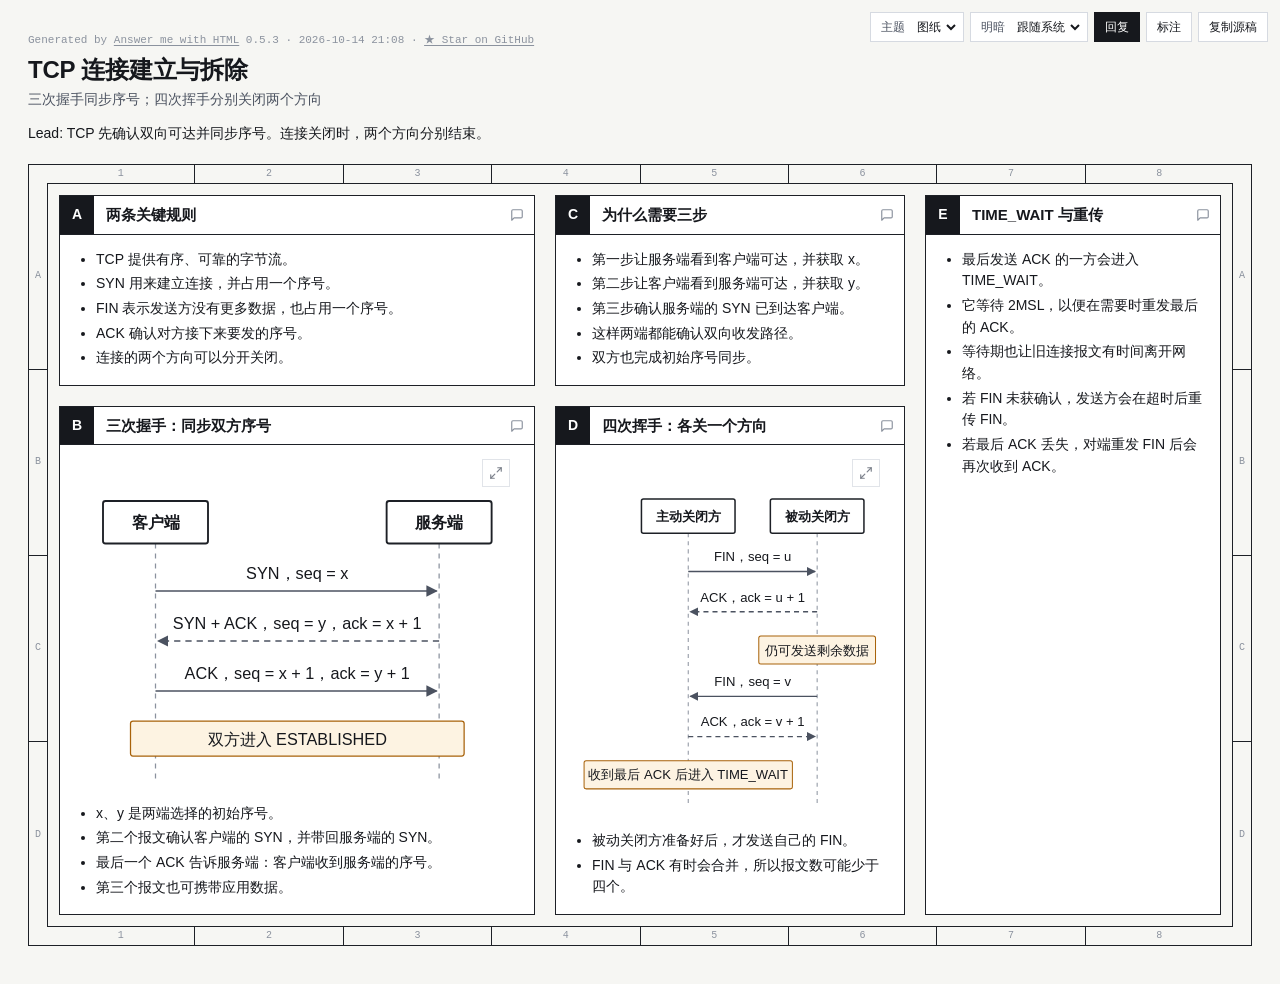
<file: workflow_explanations/examples/html/tcp-skill.html>
<!doctype html>
<html lang="zh-CN" data-theme="blueprint" data-mode="auto" data-style="80">
<head>
<meta charset="utf-8">
<meta name="viewport" content="width=device-width, initial-scale=1">
<meta name="generator" content="Answer me with HTML 0.5.3">
<title>TCP 连接建立与拆除</title>
<style>
html[data-theme="blueprint"], html[data-theme="blueprint"][data-mode="light"] {
  --font-sans: -apple-system, BlinkMacSystemFont, "Segoe UI", "PingFang SC", "Hiragino Sans GB", "Microsoft YaHei", Roboto, "Helvetica Neue", Arial, sans-serif;
  --font-mono: ui-monospace, SFMono-Regular, "JetBrains Mono", Menlo, Consolas, "Liberation Mono", monospace;
  --radius: 0px;
  --shadow: none;
  --bw: 1.5px;
  --head-font: var(--font-sans);
  --bg: #f6f6f3;
  --paper: #ffffff;
  --ink: #16181d;
  --ink-2: #4b5260;
  --ink-3: #8b929e;
  --line: #1d2026;
  --line-2: #d6dae1;
  --fill: #f3f5f8;
  --accent: #1d5fbf;
  --accent-bg: #e4ecf8;
  --ok: #1d5fbf;
  --ok-bg: #e4ecf8;
  --err: #c62828;
  --err-bg: #fbeaea;
  --warn: #a8620a;
  --warn-bg: #fdf3e2;
  --head-bg: #16181d;
  --head-fg: #ffffff;
}
html[data-theme="blueprint"][data-mode="dark"] {
  --bg: #081322;
  --paper: #0d1c31;
  --ink: #e6edf7;
  --ink-2: #a9b8cc;
  --ink-3: #6b7f99;
  --line: #c9d6e8;
  --line-2: #23385a;
  --fill: #12253f;
  --accent: #6ea8ff;
  --accent-bg: #16305a;
  --ok: #6ea8ff;
  --ok-bg: #16305a;
  --err: #ff7070;
  --err-bg: #3b1620;
  --warn: #f0b14a;
  --warn-bg: #3a2a10;
  --head-bg: #e6edf7;
  --head-fg: #081322;
}
@media (prefers-color-scheme: dark) {
html[data-theme="blueprint"][data-mode="auto"] {
  --bg: #081322;
  --paper: #0d1c31;
  --ink: #e6edf7;
  --ink-2: #a9b8cc;
  --ink-3: #6b7f99;
  --line: #c9d6e8;
  --line-2: #23385a;
  --fill: #12253f;
  --accent: #6ea8ff;
  --accent-bg: #16305a;
  --ok: #6ea8ff;
  --ok-bg: #16305a;
  --err: #ff7070;
  --err-bg: #3b1620;
  --warn: #f0b14a;
  --warn-bg: #3a2a10;
  --head-bg: #e6edf7;
  --head-fg: #081322;
}
}

html[data-theme="shadcn"], html[data-theme="shadcn"][data-mode="light"] {
  --font-sans: -apple-system, BlinkMacSystemFont, "Segoe UI", "PingFang SC", "Hiragino Sans GB", "Microsoft YaHei", Roboto, "Helvetica Neue", Arial, sans-serif;
  --font-mono: ui-monospace, SFMono-Regular, "JetBrains Mono", Menlo, Consolas, "Liberation Mono", monospace;
  --radius: 8px;
  --shadow: 0 1px 2px 0 rgba(0,0,0,0.05);
  --bw: 1px;
  --head-font: var(--font-sans);
  --bg: #fafafa;
  --paper: #ffffff;
  --ink: #09090b;
  --ink-2: #71717a;
  --ink-3: #a1a1aa;
  --line: #e4e4e7;
  --line-2: #f0f0f2;
  --fill: #f4f4f5;
  --accent: #2563eb;
  --accent-bg: #eff6ff;
  --ok: #16a34a;
  --ok-bg: #f0fdf4;
  --err: #dc2626;
  --err-bg: #fef2f2;
  --warn: #d97706;
  --warn-bg: #fffbeb;
  --head-bg: #18181b;
  --head-fg: #fafafa;
}
html[data-theme="shadcn"][data-mode="dark"] {
  --bg: #09090b;
  --paper: #121215;
  --ink: #fafafa;
  --ink-2: #a1a1aa;
  --ink-3: #71717a;
  --line: #27272a;
  --line-2: #1c1c1f;
  --fill: #18181b;
  --accent: #60a5fa;
  --accent-bg: #172554;
  --ok: #4ade80;
  --ok-bg: #052e16;
  --err: #f87171;
  --err-bg: #450a0a;
  --warn: #fbbf24;
  --warn-bg: #451a03;
  --head-bg: #fafafa;
  --head-fg: #18181b;
}
@media (prefers-color-scheme: dark) {
html[data-theme="shadcn"][data-mode="auto"] {
  --bg: #09090b;
  --paper: #121215;
  --ink: #fafafa;
  --ink-2: #a1a1aa;
  --ink-3: #71717a;
  --line: #27272a;
  --line-2: #1c1c1f;
  --fill: #18181b;
  --accent: #60a5fa;
  --accent-bg: #172554;
  --ok: #4ade80;
  --ok-bg: #052e16;
  --err: #f87171;
  --err-bg: #450a0a;
  --warn: #fbbf24;
  --warn-bg: #451a03;
  --head-bg: #fafafa;
  --head-fg: #18181b;
}
}

html[data-theme="paper"], html[data-theme="paper"][data-mode="light"] {
  --font-sans: -apple-system, BlinkMacSystemFont, "Segoe UI", "PingFang SC", "Hiragino Sans GB", "Microsoft YaHei", Roboto, "Helvetica Neue", Arial, sans-serif;
  --font-mono: ui-monospace, SFMono-Regular, "JetBrains Mono", Menlo, Consolas, "Liberation Mono", monospace;
  --font-serif: "Iowan Old Style", "Palatino Linotype", Palatino, Georgia, "Songti SC", "STSong", "Noto Serif CJK SC", "Source Han Serif SC", serif;
  --radius: 2px;
  --shadow: none;
  --bw: 1px;
  --head-font: var(--font-serif);
  --bg: #f5f2ea;
  --paper: #fdfbf6;
  --ink: #1f1c17;
  --ink-2: #57514a;
  --ink-3: #8c867b;
  --line: #cbc3b4;
  --line-2: #e5dfd3;
  --fill: #f3eee4;
  --accent: #8c2f1e;
  --accent-bg: #f5e5df;
  --ok: #2e6a3b;
  --ok-bg: #e4efe5;
  --err: #a3251b;
  --err-bg: #f7e3e0;
  --warn: #7f5300;
  --warn-bg: #f6ecd6;
  --head-bg: #1f1c17;
  --head-fg: #fdfbf6;
}
html[data-theme="paper"][data-mode="dark"] {
  --bg: #15130f;
  --paper: #1c1a15;
  --ink: #ebe5d8;
  --ink-2: #b5ad9e;
  --ink-3: #7b7467;
  --line: #4a443a;
  --line-2: #2d2a24;
  --fill: #242119;
  --accent: #e59a7d;
  --accent-bg: #3a2219;
  --ok: #8cc79a;
  --ok-bg: #1c3122;
  --err: #f0928a;
  --err-bg: #3a1d1a;
  --warn: #e3b866;
  --warn-bg: #352a13;
  --head-bg: #ebe5d8;
  --head-fg: #15130f;
}
@media (prefers-color-scheme: dark) {
html[data-theme="paper"][data-mode="auto"] {
  --bg: #15130f;
  --paper: #1c1a15;
  --ink: #ebe5d8;
  --ink-2: #b5ad9e;
  --ink-3: #7b7467;
  --line: #4a443a;
  --line-2: #2d2a24;
  --fill: #242119;
  --accent: #e59a7d;
  --accent-bg: #3a2219;
  --ok: #8cc79a;
  --ok-bg: #1c3122;
  --err: #f0928a;
  --err-bg: #3a1d1a;
  --warn: #e3b866;
  --warn-bg: #352a13;
  --head-bg: #ebe5d8;
  --head-fg: #15130f;
}
}

html:lang(zh-Hant)[data-theme][data-mode], html:lang(zh-TW)[data-theme][data-mode], html:lang(zh-HK)[data-theme][data-mode], html:lang(zh-MO)[data-theme][data-mode] {
  --font-sans: -apple-system, BlinkMacSystemFont, "Segoe UI", "PingFang TC", "Heiti TC", "Microsoft JhengHei", "Noto Sans CJK TC", "Noto Sans TC", "PingFang SC", "Microsoft YaHei", Roboto, "Helvetica Neue", Arial, sans-serif;
}

html:lang(ja)[data-theme][data-mode] {
  --font-sans: -apple-system, BlinkMacSystemFont, "Segoe UI", "Hiragino Sans", "Hiragino Kaku Gothic ProN", "Yu Gothic UI", "Yu Gothic", Meiryo, "Noto Sans CJK JP", "Noto Sans JP", "PingFang SC", "Microsoft YaHei", Roboto, "Helvetica Neue", Arial, sans-serif;
}

html:lang(he)[data-theme][data-mode] {
  --font-sans: -apple-system, BlinkMacSystemFont, "Segoe UI", "Noto Sans Hebrew", "Arial Hebrew", Arial, Roboto, "Helvetica Neue", sans-serif;
}

/* Answer me with HTML base — uses theme variables only, never hard-coded colors (theme tokens and decorations: themes/<name>.js). Exception: the var() fallbacks of diagrams (flow / sequence) equal the blueprint light tokens, guarded by a test. */
*, *::before, *::after { box-sizing: border-box; }
html, body { margin: 0; padding: 0; }
body {
  background: var(--bg); color: var(--ink);
  font-family: var(--font-sans); font-size: 14px; line-height: 1.55;
  -webkit-font-smoothing: antialiased;
}
code, pre, kbd { font-family: var(--font-mono); }

/* ── Toolbar ─────────────────────────────── */
.am-toolbar {
  position: fixed; top: 12px; inset-inline-end: 12px; z-index: 10; display: flex; gap: 6px;
}
.am-btn {
  font: 12px/1 var(--font-sans); color: var(--ink); background: var(--paper);
  border: 1px solid var(--line-2); border-radius: var(--radius); padding: 7px 10px; cursor: pointer;
}
.am-btn:hover { border-color: var(--ink-3); }
.am-btn:focus-visible { outline: 2px solid var(--accent); outline-offset: 2px; }
/* Theme and mode lists: a label and a native select inside one button-like box */
.am-pick {
  display: flex; align-items: center; gap: 6px; font: 12px/1 var(--font-sans); color: var(--ink-2); background: var(--paper);
  border: 1px solid var(--line-2); border-radius: var(--radius); padding-block: 0; padding-inline: 10px 4px;
}
.am-pick:hover { border-color: var(--ink-3); }
.am-pick:focus-within { outline: 2px solid var(--accent); outline-offset: 2px; }
.am-pick select {
  font: inherit; color: var(--ink); background: transparent; border: 0; padding: 6px 2px; cursor: pointer; outline: none;
}
.am-pick option { color: var(--ink); background: var(--paper); }

/* ── Header ───────────────────────────────── */
.am-head { margin: 0 0 20px; padding-inline-end: 300px; }
.am-head h1 { margin: 0; font-size: 24px; line-height: 1.25; letter-spacing: -0.01em; }
.am-sub { margin: 4px 0 0; color: var(--ink-2); }
.am-head-meta { display: flex; flex-wrap: wrap; gap: 6px 18px; margin-top: 10px; font-size: 12px; color: var(--ink-2); }
.am-head-meta b { font-family: var(--font-mono); font-weight: 400; color: var(--ink-3); margin-inline-end: 6px; }
.am-intro { margin-top: 12px; max-width: 80ch; }

/* ── sheet template ────────────────────────── */
.am-sheet { max-width: 1680px; margin: 0 auto; padding: 32px 28px 40px; }
.am-frame { position: relative; }
.am-grid {
  display: grid; grid-template-columns: repeat(var(--cols, 3), minmax(0, 1fr));
  gap: 20px; align-items: start;
}
.am-ruler { display: none; }
.am-ruler span { flex: 1; display: flex; align-items: center; justify-content: center; }
.am-ruler--top, .am-ruler--bottom { left: 18px; right: 18px; height: 18px; }
.am-ruler--top { top: 0; }
.am-ruler--bottom { bottom: 0; }
.am-ruler--left, .am-ruler--right { top: 18px; bottom: 18px; width: 18px; flex-direction: column; }
.am-ruler--left { left: 0; }
.am-ruler--right { right: 0; }
.am-ruler--top span + span, .am-ruler--bottom span + span { border-inline-start: 1px solid var(--line); }
.am-ruler--left span + span, .am-ruler--right span + span { border-top: 1px solid var(--line); }

/* ── Panels ───────────────────────────────── */
.am-panel {
  background: var(--paper); border: var(--bw) solid var(--line); border-radius: var(--radius);
  box-shadow: var(--shadow); min-width: 0; overflow: hidden;
}
.am-panel-head {
  display: flex; align-items: stretch; gap: 0; border-bottom: var(--bw) solid var(--line); min-height: 34px;
}
.am-panel-id {
  display: flex; align-items: center; justify-content: center; min-width: 34px; padding: 0 8px;
  background: var(--head-bg); color: var(--head-fg); font-weight: 600; font-size: 14px;
}
.am-panel-head h2 { margin: 0; padding: 7px 12px; font-size: 15px; font-weight: 600; flex: 1; display: flex; align-items: center; }
.am-panel-meta { align-self: center; padding: 0 12px; font: 11px/1.3 var(--font-mono); color: var(--ink-2); text-align: end; }
.am-panel-body { padding: 14px 16px 16px; }
.am-panel-body > * + * { margin-top: 12px; }

/* ── Markdown body ───────────────────────── */
.am-md > :first-child { margin-top: 0; }
.am-md > :last-child { margin-bottom: 0; }
.am-md p { margin: 0 0 8px; }
.am-md ul, .am-md ol { margin: 0 0 8px; padding-inline-start: 20px; }
.am-md li + li { margin-top: 3px; }
.am-md h3, .am-md h4 { margin: 14px 0 6px; font-size: 13px; }
.am-md a { color: var(--accent); }
.am-md blockquote { margin: 0 0 8px; padding: 2px 12px; border-inline-start: 3px solid var(--line-2); color: var(--ink-2); }
.am-md :not(pre) > code { font-size: 0.9em; background: var(--fill); padding: 1px 5px; border-radius: 4px; }
.am-md hr { border: 0; border-top: 1px solid var(--line-2); margin: 12px 0; }
.am-md table { width: 100%; border-collapse: collapse; font-size: 13px; }
.am-md th {
  text-align: start; font: 11px/1.3 var(--font-mono); color: var(--ink-2); font-weight: 400;
  padding: 6px 10px; border-bottom: 1px solid var(--line-2);
}
/* th { text-align: start } outranks the align attribute from Markdown alignment, so restore right and center columns explicitly. */
.am-md th[align="right"] { text-align: right; }
.am-md th[align="center"] { text-align: center; }
.am-md td { padding: 7px 10px; border-bottom: 1px solid var(--line-2); vertical-align: top; }
.am-md tbody tr:nth-child(even) td { background: var(--fill); }
.am-table-wrap { overflow-x: auto; }
/* Images scale down to the panel and never past 70% of the window height, keeping their shape. */
.am-md img { max-width: 100%; max-height: 70vh; height: auto; }
.am-figure { margin: 0; text-align: center; }
.am-figure img { display: block; margin: 0 auto; border: 1px solid var(--line-2); border-radius: var(--radius); }
.am-figure figcaption { margin-top: 6px; font-size: 12px; line-height: 1.4; color: var(--ink-2); }
.am-code {
  margin: 0; padding: 12px 14px; background: var(--fill); border: 1px solid var(--line-2);
  border-radius: var(--radius); overflow-x: auto; font-size: 12.5px; line-height: 1.5;
}
/* Ask: a decision the reader makes; the suggested option starts selected */
.am-ask { margin: 10px 0; padding: 10px 12px 8px; border: 1px solid var(--line-2); border-radius: var(--radius); background: var(--fill); min-width: 0; }
/* The question floats inside the box, so a long question wraps like text instead of riding on the border */
.am-ask-q { float: left; width: 100%; padding: 0; margin-bottom: 4px; font-weight: 600; }
/* Two columns: the control, then the label, tag and note, which wrap under the label and never under the control */
.am-ask-opt { clear: both; display: grid; grid-template-columns: auto minmax(0, 1fr); column-gap: 8px; align-items: baseline; padding: 5px 2px; cursor: pointer; }
.am-ask-opt input { margin: 0; accent-color: var(--accent); position: relative; top: 2px; }
.am-ask-tag { display: inline-block; font-size: 11px; line-height: 1.5; color: var(--accent); border: 1px solid var(--accent); border-radius: 999px; padding: 0 6px; white-space: nowrap; }
.am-ask-note { display: block; color: var(--ink-2); }
/* Comment box under each panel, and the Reply sheet */
.am-comment-btn {
  display: flex; flex-shrink: 0; align-self: center; margin-block: 0; margin-inline: auto 6px; color: var(--ink-3); background: transparent;
  border: 1px solid transparent; border-radius: var(--radius); padding: 3px; cursor: pointer;
}
.am-panel-meta + .am-comment-btn { margin-inline-start: 0; }
.am-panel:hover .am-comment-btn, .am-comment-btn:focus-visible, .am-comment-btn[aria-expanded="true"] { border-color: var(--line-2); color: var(--ink-2); }
.am-panel .am-comment-btn.am-comment-btn--on { color: var(--accent); border-color: var(--accent); }
.am-panel--bare { position: relative; }
.am-panel--bare > .am-comment-btn { position: absolute; top: 4px; inset-inline-end: 0; }
.am-comment { padding: 0 14px 12px; }
.am-comment textarea, .am-reply textarea {
  width: 100%; font: 13px/1.5 var(--font-sans); color: var(--ink); background: var(--paper);
  border: 1px solid var(--line-2); border-radius: var(--radius); padding: 8px 10px; resize: vertical;
}
.am-comment textarea:focus-visible, .am-reply textarea:focus-visible { outline: 2px solid var(--accent); outline-offset: 1px; }
.am-btn--reply { color: var(--paper); background: var(--ink); border-color: var(--ink); }
.am-btn--reply:hover { opacity: .88; }
.am-reply {
  width: min(640px, calc(100vw - 32px)); padding: 16px; color: var(--ink); background: var(--paper);
  border: 1px solid var(--line-2); border-radius: var(--radius); box-shadow: 0 12px 40px rgba(0,0,0,.25);
}
.am-reply::backdrop { background: rgba(0,0,0,.35); }
.am-reply-head { display: flex; flex-wrap: wrap; align-items: baseline; gap: 4px 10px; margin-bottom: 10px; }
.am-reply-head span { color: var(--ink-2); font-size: 13px; }
.am-reply textarea { font-family: var(--font-mono); font-size: 12.5px; }
.am-reply-actions { display: flex; justify-content: flex-end; gap: 8px; margin-top: 10px; }
.am-reply .am-btn:disabled { opacity: .5; cursor: default; }
/* The sheet shows the reply drawn (src/runtime/reply-view.js), each line in its own direction; the Markdown that Copy copies sits under a fold. */
.am-reply-view {
  max-height: min(60vh, 26em); overflow: auto; padding: 10px 12px; font: 14px/1.6 var(--font-sans); color: var(--ink);
  background: var(--paper); border: 1px solid var(--line-2); border-radius: var(--radius); overflow-wrap: anywhere;
}
.am-reply-view:focus-visible { outline: 2px solid var(--accent); outline-offset: 1px; }
.am-reply-view > div { text-align: start; unicode-bidi: isolate; }
.am-rv-gap { height: .5em; }
.am-rv-h1 { font-weight: 700; font-size: 15px; }
.am-rv-h2 { font-weight: 700; color: var(--ink-2); margin-top: 2px; }
.am-rv-tag {
  display: inline-block; min-width: 1.6em; padding: 0 4px; font-size: 12px; line-height: 1.5; text-align: center;
  color: var(--ink-2); border: 1px solid var(--line-2); border-radius: var(--radius);
}
.am-rv-a { padding-inline-start: 1.6em; }
.am-rv-a em { color: var(--ink-2); }
.am-rv-quote { margin-inline-start: 1em; padding-inline-start: 10px; border-inline-start: 3px solid var(--line-2); color: var(--ink-2); white-space: pre-wrap; }
.am-reply-raw summary { margin-top: 10px; margin-bottom: 6px; font-size: 12px; color: var(--ink-2); cursor: pointer; }
/* The bar at the bottom of the page: counts and one-click copy, so the reader need not go to the Reply button at the top. */
.am-reply-bar {
  position: fixed; inset-block-end: 16px; inset-inline: 0; margin-inline: auto; width: max-content; max-width: calc(100vw - 24px);
  z-index: 10; display: flex; align-items: center; gap: 10px; padding-block: 8px; padding-inline: 14px 8px; font-size: 13px;
  color: var(--ink); background: var(--paper); border: 1px solid var(--line-2); border-radius: var(--radius); box-shadow: 0 6px 24px rgba(0,0,0,.18);
}
.am-reply-bar[hidden] { display: none; }
.am-reply-bar-count { color: var(--ink-2); }
.am-reply-bar .am-btn { flex: none; white-space: nowrap; }
body.am-has-reply-bar { padding-block-end: 72px; }
@media (max-width: 480px) {
  .am-reply-bar { inset-inline: 12px; width: auto; justify-content: space-between; }
}
/* Code block: a header (title or path:lines, language, copy), then one span per line; numbered blocks show the line number in a gutter */
.am-codeblock { margin: 10px 0; min-width: 0; }
.am-codeblock .am-code { border-top-left-radius: 0; border-top-right-radius: 0; padding: 10px 0; }
.am-code-head {
  display: flex; align-items: center; gap: 8px; padding: 5px 6px 5px 12px; font: 12px/1.3 var(--font-sans); color: var(--ink-2);
  background: var(--paper); border: 1px solid var(--line-2); border-bottom: 0; border-radius: var(--radius) var(--radius) 0 0;
}
.am-code-title { font-family: var(--font-mono); overflow: hidden; text-overflow: ellipsis; white-space: nowrap; min-width: 0; }
.am-code-lang { margin-left: auto; color: var(--ink-3); text-transform: lowercase; }
.am-code-copy { font: 12px/1 var(--font-sans); color: var(--ink-2); background: transparent; border: 1px solid var(--line-2); border-radius: var(--radius); padding: 4px 8px; cursor: pointer; margin-left: auto; }
.am-code-lang + .am-code-copy { margin-left: 0; }
.am-code-copy:hover { border-color: var(--ink-3); color: var(--ink); }
.am-code-copy:focus-visible { outline: 2px solid var(--accent); outline-offset: 2px; }
.am-code code { display: block; min-width: max-content; }
.am-ln { display: block; padding: 0 14px; min-height: 1.5em; white-space: pre; }
.am-ln--hl { background: var(--accent-bg); box-shadow: inset 3px 0 0 var(--accent); }
.am-code--num .am-ln::before {
  content: attr(data-n); display: inline-block; width: 3.5ch; margin-right: 12px; text-align: right; color: var(--ink-3);
  user-select: none; -webkit-user-select: none;
}

/* ── Status badges ok / no / warn ──────────────── */
.am-status { white-space: nowrap; font-weight: 500; }
.am-status--ok { color: var(--ok); }
.am-status--no { color: var(--err); }
.am-status--warn { color: var(--warn); }
.am-status-icon { display: inline-block; width: 1.1em; font-weight: 700; }

/* ── callout ─────────────────────────────── */
.am-callout {
  border: 1px solid var(--line-2); border-inline-start: 3px solid var(--accent); background: var(--accent-bg);
  padding: 10px 14px; border-radius: var(--radius);
}
.am-callout--ok { border-inline-start-color: var(--ok); background: var(--ok-bg); }
.am-callout--warn { border-inline-start-color: var(--warn); background: var(--warn-bg); }
.am-callout--err { border-inline-start-color: var(--err); background: var(--err-bg); }
.am-callout-title { font-weight: 600; margin-bottom: 4px; }

/* ── kv title block ─────────────────────────── */
.am-kv {
  display: grid; grid-template-columns: repeat(var(--kv-cols, 2), minmax(0, 1fr)); margin: 0;
  border-top: var(--bw) solid var(--line); border-inline-start: var(--bw) solid var(--line);
}
.am-kv-cell { border-inline-end: var(--bw) solid var(--line); border-bottom: var(--bw) solid var(--line); padding: 6px 10px 8px; min-width: 0; }
.am-kv-cell--wide { grid-column: 1 / -1; }
.am-kv dt { font: 11px/1.4 var(--font-mono); color: var(--ink-2); }
.am-kv dd { margin: 2px 0 0; font-size: 14px; font-weight: 500; overflow-wrap: anywhere; }
.am-kv-cell--wide dd { font-size: 17px; font-weight: 600; }

/* ── timeline ────────────────────────────── */
.am-timeline { list-style: none; margin: 0; padding: 0; }
.am-timeline--h { display: grid; grid-template-columns: repeat(var(--n, 1), minmax(0, 1fr)); padding-top: 4px; }
.am-timeline--h li { position: relative; text-align: center; padding: 0 6px; }
.am-timeline--h li::before {
  content: ""; position: absolute; top: 31px; left: 0; right: 0; border-top: var(--bw) solid var(--line);
}
.am-timeline--h li:first-child::before { inset-inline-start: 50%; }
.am-timeline--h li:last-child::before { inset-inline-end: 50%; }
.am-tl-when { display: block; font-size: 15px; font-weight: 500; height: 24px; }
.am-tl-dot {
  position: relative; display: block; width: 11px; height: 11px; margin: 2px auto 8px;
  border: var(--bw) solid var(--line); border-radius: 50%; background: var(--paper);
}
.am-tl-item--hi .am-tl-dot { background: var(--hi-stroke, var(--accent)); border-color: var(--hi-stroke, var(--accent)); }
.am-tl-title { display: block; font-size: 12.5px; font-weight: 500; }
.am-tl-text { display: block; font-size: 12px; color: var(--ink-2); line-height: 1.45; }
.am-timeline--v li { position: relative; padding: 0 0 14px; padding-inline-start: 22px; }
.am-timeline--v li::before { content: ""; position: absolute; inset-inline-start: 5px; top: 6px; bottom: -6px; border-inline-start: var(--bw) solid var(--line-2); }
.am-timeline--v li:last-child::before { display: none; }
.am-timeline--v .am-tl-dot { position: absolute; inset-inline-start: 0; top: 4px; margin: 0; }
.am-timeline--v .am-tl-when { display: inline; height: auto; font: 12px var(--font-mono); color: var(--ink-2); margin-inline-end: 8px; }
.am-timeline--v .am-tl-title { display: inline; font-size: 14px; }
.am-timeline--v .am-tl-text { margin-top: 2px; }
/* .am-tl-wrap is the container (src/components/timeline.js): a horizontal timeline answers to the width it has, not to the width of the window, since a
   sheet puts panels two or three to a row. Below 560 px (about 90 px for each of the six items a timeline has by default) its dates
   wrap and the dots cover them, so it lays out like timeline v: line and dots at the start, text beside them. */
.am-tl-wrap { container-type: inline-size; }
@container (max-width: 560px) {
  .am-timeline--h { display: block; padding-top: 0; }
  .am-timeline--h li { text-align: start; padding: 0 0 14px; padding-inline-start: 22px; }
  .am-timeline--h li::before, .am-timeline--h li:first-child::before {
    top: 6px; bottom: -6px; inset-inline-start: 5px; inset-inline-end: auto; border-top: 0; border-inline-start: var(--bw) solid var(--line-2);
  }
  .am-timeline--h li:last-child::before { display: none; }
  .am-timeline--h .am-tl-dot { position: absolute; inset-inline-start: 0; top: 4px; margin: 0; }
  .am-timeline--h .am-tl-when { display: inline; height: auto; font: 12px var(--font-mono); color: var(--ink-2); margin-inline-end: 8px; }
  .am-timeline--h .am-tl-title { display: inline; font-size: 14px; }
  .am-timeline--h .am-tl-text { margin-top: 2px; }
}

/* ── annot sentence notes ──────────────────────── */
.am-annot + .am-annot { border-top: 1px solid var(--line-2); padding-top: 12px; }
.am-annot-head { display: flex; justify-content: space-between; gap: 12px; font-size: 13px; font-weight: 600; margin-bottom: 8px; }
.am-annot-meta { font: 11px var(--font-mono); font-weight: 400; color: var(--ink-2); }
.am-annot-scroll { overflow-x: auto; }
.am-annot-line {
  position: relative; display: inline-block; white-space: pre; font: 14px/1.6 var(--font-mono);
  padding-bottom: calc(var(--rows, 0) * 17px + 14px);
}
.am-annot-line--wrap { display: block; white-space: normal; padding-bottom: 10px; }
.am-annot-line--wrap .am-seg { white-space: nowrap; }
.am-seg { position: relative; }
.am-seg::after {
  content: ""; position: absolute; left: 1px; right: 1px; top: calc(100% + 1px); height: 5px;
  border: 1px solid var(--accent); border-top: 0;
}
.am-seg-n {
  position: absolute; inset-inline-start: 0; top: calc(100% + 8px + var(--row, 0) * 17px);
  font: 11px/16px var(--font-sans); color: var(--accent); white-space: nowrap;
}
.am-seg--err { color: var(--err); }
.am-seg--err::after { border-color: var(--err); }
.am-seg--err .am-seg-n { color: var(--err); }
.am-annot-caption { font-size: 12px; color: var(--ink-2); }

/* ── limits bars ───────────────────────── */
.am-lim + .am-lim { margin-top: 14px; }
.am-lim-head { display: flex; justify-content: space-between; gap: 12px; font-size: 13px; margin-bottom: 4px; }
.am-lim-val { font: 12px var(--font-mono); color: var(--accent); white-space: nowrap; }
.am-lim-track { position: relative; height: 12px; border: 1px solid var(--line-2); background: var(--fill); border-radius: calc(var(--radius) / 2); }
.am-lim-fill { position: absolute; inset-inline-start: 0; top: 0; bottom: 0; background: var(--accent-bg); border-inline-end: 1px solid var(--accent); }
.am-lim-mark { position: absolute; top: -4px; bottom: -4px; border-left: 2px solid var(--accent); }
.am-lim.is-over .am-lim-fill { background: var(--err-bg); border-inline-end-color: var(--err); }
.am-lim.is-over .am-lim-val { color: var(--err); }
.am-lim-ticks { position: relative; height: 16px; font: 10px/16px var(--font-mono); color: var(--ink-3); }
.am-lim-ticks span { position: absolute; transform: translateX(-50%); }
.am-lim-ticks span:first-child { transform: none; }
.am-lim-note { font-size: 11px; color: var(--ink-2); margin-inline-start: 6px; }

/* ── tree ─────────────────────────── */
.am-tree { font-size: 13px; }
.am-tree-root { display: flex; justify-content: center; position: relative; padding-bottom: 18px; }
.am-tree-root::after { content: ""; position: absolute; bottom: 0; left: 50%; height: 18px; border-left: var(--bw) solid var(--line); }
.am-tree-root--solo { padding-bottom: 12px; }
.am-tree-root--solo::after { display: none; }
.am-tree-box {
  border: var(--node-width, var(--bw)) solid var(--node-stroke, var(--line)); background: var(--node-fill, var(--paper)); padding: 6px 14px; text-align: center;
  border-radius: var(--node-radius, var(--radius)); font-weight: 600; color: var(--node-text, inherit); filter: var(--node-shadow, none);
}
.am-tree-box small { display: block; font-weight: 400; color: var(--ink-2); font-size: 12px; }
/* The root box and a highlighted box are emphasis: they take the highlight tokens. With none set the root box keeps its accent tint and a highlighted box looks like any other. */
.am-tree-box--root, .am-tree-box--hi { border-color: var(--hi-stroke, var(--node-stroke, var(--line))); color: var(--hi-text, var(--node-text, inherit)); }
.am-tree-box--root { background: var(--hi-fill, var(--accent-bg)); }
.am-tree-box--hi { background: var(--hi-fill, var(--node-fill, var(--paper))); }
.am-tree-box--root small, .am-tree-box--hi small { color: var(--hi-text, var(--ink-2)); }
.am-tree-box--root { font-size: 15px; padding: 8px 28px; }
.am-tree-cols { display: grid; grid-template-columns: repeat(var(--n, 1), minmax(0, 1fr)); }
.am-tree-col { position: relative; padding: 18px 8px 0; min-width: 0; }
.am-tree-col::before { content: ""; position: absolute; top: 0; left: 0; right: 0; border-top: var(--bw) solid var(--line); }
.am-tree-col:first-child::before { inset-inline-start: 50%; }
.am-tree-col:last-child::before { inset-inline-end: 50%; }
.am-tree-col::after { content: ""; position: absolute; top: 0; left: 50%; height: 18px; border-left: var(--bw) solid var(--line); }
.am-tree-list, .am-tree-list ul { list-style: none; margin: 0; padding: 0; }
.am-tree-col > .am-tree-list { margin: 8px 0 0; margin-inline-start: 14px; }
.am-tree-list ul { margin-inline-start: 16px; }
.am-tree-list li { position: relative; padding: 3px 0; padding-inline-start: 18px; }
.am-tree-list li::before { content: ""; position: absolute; inset-inline-start: 0; top: 0.95em; width: 12px; border-top: 1px solid var(--ink-3); }
.am-tree-list li::after { content: ""; position: absolute; inset-inline-start: 0; top: 0; bottom: 0; border-inline-start: 1px solid var(--ink-3); }
.am-tree-list li:last-child::after { bottom: auto; height: 0.95em; }
.am-tree-tag { font: 11px var(--font-mono); color: var(--ink-3); margin-inline-end: 4px; }
.am-tree code { font: 12px var(--font-mono); }
.am-tree-sub { display: block; font-size: 11.5px; color: var(--ink-2); }
.am-tree-hi > .am-tree-label { color: var(--accent); font-weight: 600; }

/* ── Diagrams (flow / sequence) ───────────────── */
.am-diagram { margin: 0; overflow-x: auto; text-align: center; }
/* Embedded previews can lose html[data-theme]; the fallbacks keep diagrams readable, and defined theme variables still win. */
.am-diagram svg { max-width: 100%; height: auto; font-family: var(--font-sans, sans-serif); }
.am-diagram text { fill: var(--ink, #16181d); font-size: 13px; }
/* Diagram tokens (docs/reference.md, "Diagram tokens"): each painted part reads an optional token and falls back to the look it always had,
   so a theme that sets none of them draws the same diagram. Font family, size and weight are not tokens: diagram text is measured for the sans font. */
.am-node-shape { fill: var(--node-fill, var(--paper, #ffffff)); stroke: var(--node-stroke, var(--line, #1d2026)); stroke-width: var(--node-width, var(--bw, 1.5px)); filter: var(--node-shadow, none); }
/* A cylinder is two shapes (body, then cap): only the body casts the shadow. */
.am-node-shape ~ .am-node-shape { filter: none; }
/* The corner radius is an SVG attribute (the fallback for Safari before 17.4, which ignores a CSS rx); the default here equals the attribute. A pill and a diamond keep their shape. */
.am-node--rect .am-node-shape, .am-node--er .am-node-shape { rx: var(--node-radius, 3px); }
.am-node--hi .am-node-shape { fill: var(--hi-fill, var(--accent-bg, #e4ecf8)); stroke: var(--hi-stroke, var(--accent, #1d5fbf)); }
.am-diagram .am-node-text { fill: var(--node-text, var(--ink, #16181d)); }
.am-node--hi text { fill: var(--hi-text, var(--accent, #1d5fbf)); font-weight: 600; }
.am-diagram .am-node--hi .am-node-text { fill: var(--hi-text, var(--accent, #1d5fbf)); }
.am-edge { fill: none; stroke: var(--edge-color, var(--ink-2, #4b5260)); stroke-width: var(--edge-width, 1.3); }
.am-edge--dashed { stroke-dasharray: 5 4; }
.am-arrow { fill: var(--edge-color, var(--ink-2, #4b5260)); }
.am-edge-label rect { fill: var(--paper, #ffffff); }
.am-diagram .am-edge-label text { fill: var(--edge-label, var(--accent, #1d5fbf)); font-size: 11.5px; }
.am-cluster { fill: var(--cluster-fill, var(--fill, #f3f5f8)); stroke: var(--cluster-stroke, var(--line-2, #d6dae1)); stroke-width: 1; stroke-dasharray: 4 3; }
.am-diagram .am-cluster-label { fill: var(--ink-2, #4b5260); font: 11px var(--font-mono, monospace); }
/* The PK / FK / UK marks of an entity follow the node text, and the highlighted text in a highlighted entity, so they stay readable on the theme's fills. */
.am-diagram .am-er-key { fill: var(--node-text, var(--ink-2, #4b5260)); }
.am-diagram .am-node--hi .am-er-key { fill: var(--hi-text, var(--ink-2, #4b5260)); }
.am-lifeline { stroke: var(--lifeline-color, var(--ink-3, #8b929e)); stroke-width: 1; stroke-dasharray: 4 4; }
/* An actor (and the box of a divider) looks like a node unless the theme sets the actor tokens. */
.am-actor { fill: var(--actor-fill, var(--node-fill, var(--paper, #ffffff))); stroke: var(--actor-stroke, var(--node-stroke, var(--line, #1d2026))); stroke-width: var(--node-width, var(--bw, 1.5px)); filter: var(--node-shadow, none); rx: var(--node-radius, 2px); }
.am-diagram .am-actor-text { fill: var(--actor-text, var(--node-text, var(--ink, #16181d))); }
.am-note { fill: var(--note-fill, var(--warn-bg, #fdf3e2)); stroke: var(--note-stroke, var(--warn, #a8620a)); stroke-width: var(--note-width, 1); rx: var(--note-radius, 2px); }
.am-diagram .am-step { fill: var(--ink-3, #8b929e); font: 10px var(--font-mono, monospace); }

.am-diagram-expand {
  /* In flow and sticky: it sits at the end edge (right on a left-to-right page) and stays in view when the diagram scrolls sideways.
     It takes its own row above the drawing, so it never covers a node at the top-right corner of the drawing. */
  position: sticky; inset-inline-start: calc(100% - 36px); z-index: 2;
  display: flex; align-items: center; justify-content: center;
  width: 28px; height: 28px; padding: 0; margin: 0 0 4px; margin-inline: auto 8px;
  color: var(--ink-2); background: var(--paper);
  border: var(--bw, 1px) solid var(--line-2); border-radius: var(--radius);
  cursor: pointer; opacity: 0.72;
  transition: opacity 0.15s, color 0.15s, border-color 0.15s, background 0.15s;
}
.am-diagram:hover .am-diagram-expand,
.am-diagram-expand:focus-visible { opacity: 1; }
.am-diagram-expand:hover {
  opacity: 1; color: var(--ink); border-color: var(--accent); background: var(--fill);
}
.am-diagram-expand:focus-visible { outline: 2px solid var(--accent); outline-offset: 1px; }

/* ── Diagram Lightbox and Pan-Zoom Viewer ─────────── */
.am-lightbox {
  position: fixed; inset: 0; z-index: 1000;
  display: flex; flex-direction: column;
  touch-action: none;
}
.am-lightbox[hidden] { display: none !important; }

.am-lightbox-backdrop {
  position: absolute; inset: 0;
  background: rgba(0, 0, 0, 0.72);
  backdrop-filter: blur(6px);
  -webkit-backdrop-filter: blur(6px);
}

.am-lightbox-header {
  position: absolute; top: 12px; left: 24px; right: 24px; height: 36px;
  display: flex; align-items: center; justify-content: space-between;
  z-index: 10; pointer-events: none;
}
.am-lightbox-title {
  display: inline-flex; align-items: center; gap: 8px;
  color: rgba(255, 255, 255, 0.92);
  font: 13px/1 var(--font-sans, sans-serif); font-weight: 500;
  text-shadow: 0 1px 3px rgba(0, 0, 0, 0.6);
  pointer-events: auto;
  overflow: hidden; text-overflow: ellipsis; white-space: nowrap; max-width: 60vw;
}
.am-lightbox-title svg { stroke: rgba(255, 255, 255, 0.85); flex-shrink: 0; }
.am-lightbox-actions {
  display: flex; align-items: center; gap: 8px; pointer-events: auto;
}
.am-lightbox-close {
  width: 32px; height: 32px;
  background: var(--paper);
  border: var(--bw, 1px) solid var(--line-2);
  border-radius: 50%;
  color: var(--ink);
  font-size: 15px; line-height: 1;
  cursor: pointer;
  display: flex; align-items: center; justify-content: center;
  box-shadow: 0 4px 12px rgba(0, 0, 0, 0.25);
  transition: background 0.15s, color 0.15s, transform 0.15s, border-color 0.15s;
}
.am-lightbox-close:hover {
  color: var(--accent); border-color: var(--accent); background: var(--fill); transform: scale(1.05);
}
.am-lightbox-close:focus-visible { outline: 2px solid var(--accent); outline-offset: 1px; }

.am-lightbox-stage {
  position: absolute;
  top: 54px; bottom: 20px; left: 24px; right: 24px;
  background: var(--paper);
  border: var(--bw, 1px) solid var(--line-2);
  border-radius: max(var(--radius), 14px);
  box-shadow: 0 24px 64px rgba(0, 0, 0, 0.45);
  overflow: hidden;
  cursor: grab;
  user-select: none;
  -webkit-user-select: none;
}
.am-lightbox-stage.am-panning { cursor: grabbing; }

.am-lightbox-canvas {
  position: absolute; left: 0; top: 0;
  transform-origin: 0 0;
  will-change: transform;
  pointer-events: none;
}
.am-lightbox-canvas svg {
  max-width: none !important;
  max-height: none !important;
  display: block;
  font-family: var(--font-sans, sans-serif);
}

/* ── doc template ────────────────────────── */
.am-doc { max-width: 1120px; margin: 0 auto; padding: 40px 28px 64px; }
.am-doc-layout { display: grid; grid-template-columns: 200px minmax(0, 1fr); gap: 32px; align-items: start; }
.am-doc-layout--notoc { grid-template-columns: minmax(0, 1fr); max-width: 860px; }
.am-toc { position: sticky; top: 24px; font-size: 13px; }
.am-toc a { display: block; color: var(--ink-2); text-decoration: none; padding: 4px 0; padding-inline-start: 10px; border-inline-start: 2px solid var(--line-2); }
.am-toc a:hover { color: var(--ink); border-inline-start-color: var(--accent); }
.am-doc-body > .am-panel + .am-panel { margin-top: 20px; }

/* ── Responsive and print ─────────────────────────── */
@media (max-width: 1100px) {
  .am-grid { grid-template-columns: repeat(2, minmax(0, 1fr)); }
  .am-grid > .am-panel { grid-column: auto !important; }
  .am-grid > .am-panel.am-span-wide { grid-column: 1 / -1 !important; }
}
@media (max-width: 760px) {
  .am-sheet, .am-doc { padding: 56px 12px 24px; }
  .am-head { padding-inline-end: 0; }
  .am-grid { grid-template-columns: minmax(0, 1fr); }
  .am-grid > .am-panel.am-span-wide { grid-column: auto !important; }
  .am-doc-layout { grid-template-columns: minmax(0, 1fr); }
  .am-toc { position: static; }
  .am-tree-cols { grid-template-columns: minmax(0, 1fr); }
  /* Tables and diagrams keep their size: the wrapper scrolls horizontally when they overflow. A cell is never narrower than about
     two short words, so a phone does not stack them one per line. On wider screens the sheet layout (src/runtime/layout-dom.js)
     gives a table panel the width its columns read well at. */
  .am-md th, .am-md td { min-width: 8em; }
  .am-diagram svg { max-width: none; }
  .am-lightbox-header { top: 8px; left: 12px; right: 12px; }
  .am-lightbox-stage { top: 46px; bottom: 12px; left: 12px; right: 12px; border-radius: max(var(--radius), 10px); }
}
.am-colophon { margin: 0 0 8px; font: 11px var(--font-mono); color: var(--ink-3); }
.am-colophon a { color: inherit; text-decoration: underline; text-underline-offset: 2px; }

@media print {
  .am-toolbar, .am-diagram-expand, .am-lightbox, .am-code-copy, .am-comment-btn, .am-comment, .am-reply, .am-reply-bar { display: none !important; }
  body { background: var(--paper); }
  .am-panel { break-inside: avoid; box-shadow: none; }
}
/* Printed on paper narrower than three columns, the two-column grid left a hole beside every panel next to a full-width one
   (a wide table, a wide diagram): one panel per row instead. */
@media print and (max-width: 1100px) {
  .am-grid { grid-template-columns: minmax(0, 1fr); }
  .am-grid > .am-panel { grid-column: auto !important; }
}
.am-panel--bare { border: 0; background: transparent; box-shadow: none; }
.am-panel--bare > .am-panel-body { padding: 0; }
.am-panel--bare .am-kv { background: var(--paper); }

/* Remark mode: block marks with a note, collected into the Reply copy (src/runtime/remark.js). Each kind borrows a status colour of
   the theme, so a mark reads in light and dark mode on every theme. */
.am-btn--remark.is-on { background: var(--ink); border-color: var(--ink); color: var(--paper); }
.am-remark-hover { outline: 1px dashed var(--ink-3); outline-offset: 2px; cursor: pointer; }
:is(.am-mark, .am-remark-kind)[data-kind="suggestion"] { --mark: var(--warn); --mark-bg: var(--warn-bg); }
:is(.am-mark, .am-remark-kind)[data-kind="keep"] { --mark: var(--ok); --mark-bg: var(--ok-bg); }
:is(.am-mark, .am-remark-kind)[data-kind="question"] { --mark: var(--accent); --mark-bg: var(--accent-bg); }
:is(.am-mark, .am-remark-kind)[data-kind="concern"] { --mark: var(--err); --mark-bg: var(--err-bg); }
.am-mark { border-inline-start: 3px solid var(--mark); padding-inline-start: 10px; background: var(--mark-bg); border-radius: 1px; }
/* The note chip sits inside the marked block (a table takes it as its caption, a list item puts it before its sub-list), so lists and
   grids keep their children. */
.am-mark-note {
  display: block; margin-block-start: 4px; font: 12px/1.5 var(--font-sans); letter-spacing: normal; text-transform: none;
  color: var(--ink-2); white-space: pre-wrap; caption-side: bottom; text-align: start;
}
.am-mark-note b { color: var(--ink); font-weight: 600; }
caption.am-mark-note { display: table-caption; }
/* Table rows have their own backgrounds, so a tint on the table would show on every other row only: the bar marks a table. */
table.am-mark { background: none; }
.am-remark-pop {
  position: absolute; z-index: 40; width: min(264px, calc(100vw - 16px)); padding: 8px; display: grid; gap: 6px;
  color: var(--ink); background: var(--paper); border: 1px solid var(--line-2); border-radius: var(--radius); box-shadow: 0 6px 24px rgba(0, 0, 0, .14);
}
.am-remark-pop[hidden] { display: none; }
.am-remark-kinds { display: flex; gap: 6px; flex-wrap: wrap; }
.am-remark-kind { font: 12px/1 var(--font-sans); color: var(--ink-2); background: var(--paper); border: 1px solid var(--line-2); border-radius: 999px; padding: 4px 10px; cursor: pointer; }
.am-remark-kind:hover { border-color: var(--ink-3); }
.am-remark-kind[aria-pressed="true"] { color: var(--ink); border-color: var(--mark); background: var(--mark-bg); }
.am-remark-kind:focus-visible { outline: 2px solid var(--accent); outline-offset: 1px; }
.am-remark-pop textarea { font: 13px/1.5 var(--font-sans); color: var(--ink); background: var(--paper); border: 1px solid var(--line-2); border-radius: var(--radius); padding: 6px 8px; resize: vertical; }
.am-remark-actions { display: flex; gap: 6px; }
.am-remark-actions .am-btn:disabled { opacity: .5; cursor: default; }
@media print { .am-remark-pop { display: none !important; } }


html[data-theme="blueprint"] .am-frame { border: 1px solid var(--line); padding: 30px; }
html[data-theme="blueprint"] .am-frame::before {
  content: ""; position: absolute; inset: 18px; border: 1px solid var(--line); pointer-events: none;
}
html[data-theme="blueprint"] .am-ruler {
  display: flex; position: absolute; font: 10px/1 var(--font-mono); color: var(--ink-3);
}
@media (max-width: 760px) {
  html[data-theme="blueprint"] .am-frame { padding: 0; border: 0; }
  html[data-theme="blueprint"] .am-frame::before, html[data-theme="blueprint"] .am-ruler { display: none; }
}

html[data-theme="shadcn"] .am-panel-id { border-radius: 6px; min-width: 24px; height: 24px; margin: 9px 0 9px 14px; font-size: 12px; }
html[data-theme="shadcn"] .am-panel-head { border-bottom-width: 1px; }
html[data-theme="shadcn"] .am-kv { border-color: var(--line); border-radius: var(--radius); overflow: hidden; }

html[data-theme="paper"]:lang(zh-Hant)[data-mode], html[data-theme="paper"]:lang(zh-TW)[data-mode], html[data-theme="paper"]:lang(zh-HK)[data-mode], html[data-theme="paper"]:lang(zh-MO)[data-mode] { --font-serif: "Iowan Old Style", Palatino, Georgia, "Songti TC", "PMingLiU", "MingLiU", "Noto Serif CJK TC", "Noto Serif TC", "Source Han Serif TC", "Songti SC", serif; }
html[data-theme="paper"]:lang(ja)[data-mode] { --font-serif: "Iowan Old Style", Palatino, Georgia, "Hiragino Mincho ProN", "Yu Mincho", "Noto Serif CJK JP", "Noto Serif JP", "Songti SC", serif; }
html[data-theme="paper"]:lang(he)[data-mode] { --font-serif: "Iowan Old Style", Palatino, Georgia, "Noto Serif Hebrew", "Frank Ruehl CLM", David, "Times New Roman", serif; }
html[data-theme="paper"] .am-head h1, html[data-theme="paper"] .am-panel-head h2, html[data-theme="paper"] .am-md, html[data-theme="paper"] .am-intro, html[data-theme="paper"] .am-callout { font-family: var(--font-serif); }
html[data-theme="paper"] .am-head h1 { font-weight: 600; letter-spacing: 0; }
html[data-theme="paper"] .am-md p, html[data-theme="paper"] .am-md li, html[data-theme="paper"] .am-md blockquote, html[data-theme="paper"] .am-intro { font-size: 15.5px; line-height: 1.75; }
html[data-theme="paper"] .am-md p { margin-bottom: 12px; }
html[data-theme="paper"] .am-md table { font-family: var(--font-sans); }
</style>
</head>
<body>
<div class="am-toolbar" data-am-root-lang="zh-CN" data-am-root-theme="blueprint" data-am-root-mode="auto" data-am-root-style="80">
<label class="am-pick">主题<select data-am="theme"><option value="blueprint" selected>图纸</option><option value="shadcn">卡片</option><option value="paper">纸张</option></select></label>
<label class="am-pick">明暗<select data-am="mode"><option value="auto" selected>跟随系统</option><option value="light">亮</option><option value="dark">暗</option></select></label>
<button class="am-btn am-btn--reply" type="button" data-am="reply" data-ui="{&quot;button&quot;:&quot;回复&quot;,&quot;comment&quot;:&quot;评论&quot;,&quot;commentHint&quot;:&quot;对这个面板的意见&quot;,&quot;title&quot;:&quot;你的回复&quot;,&quot;hint&quot;:&quot;复制后粘贴回和 Agent 的对话，它会按你的选择和意见继续。&quot;,&quot;copy&quot;:&quot;复制回复&quot;,&quot;copyFailed&quot;:&quot;复制失败 — 请按 Cmd/Ctrl+C&quot;,&quot;close&quot;:&quot;关闭&quot;,&quot;suggested&quot;:&quot;建议&quot;,&quot;empty&quot;:&quot;先选择选项，或在面板上写评论。&quot;,&quot;decisions&quot;:&quot;决定&quot;,&quot;comments&quot;:&quot;评论&quot;,&quot;confirmed&quot;:&quot;确认了建议&quot;,&quot;untouched&quot;:&quot;未作答，保留建议&quot;,&quot;was&quot;:&quot;原为&quot;,&quot;typed&quot;:&quot;以 \&quot;&gt;\&quot; 开头的行是读者输入的文字。&quot;,&quot;raw&quot;:&quot;查看将复制的文本&quot;,&quot;preview&quot;:&quot;预览&quot;,&quot;count&quot;:{&quot;answered&quot;:&quot;已作答 {n} 项&quot;,&quot;comments&quot;:&quot;评论 {n} 条&quot;,&quot;remarks&quot;:&quot;标注 {n} 处&quot;},&quot;done&quot;:&quot;已复制 ✓&quot;,&quot;remarks&quot;:&quot;标注&quot;,&quot;kinds&quot;:{&quot;suggestion&quot;:&quot;建议&quot;,&quot;keep&quot;:&quot;保留&quot;,&quot;question&quot;:&quot;疑问&quot;,&quot;concern&quot;:&quot;关注&quot;}}">回复</button>
<button class="am-btn am-btn--remark" type="button" data-am="remark" data-ui="{&quot;button&quot;:&quot;标注&quot;,&quot;hint&quot;:&quot;批注（可选）&quot;,&quot;save&quot;:&quot;保存&quot;,&quot;remove&quot;:&quot;删除&quot;,&quot;section&quot;:&quot;标注&quot;,&quot;kinds&quot;:{&quot;suggestion&quot;:&quot;建议&quot;,&quot;keep&quot;:&quot;保留&quot;,&quot;question&quot;:&quot;疑问&quot;,&quot;concern&quot;:&quot;关注&quot;}}">标注</button>
<button class="am-btn" type="button" data-am="copy" data-done="已复制 ✓">复制源稿</button>
</div>
<main class="am-sheet">
<header class="am-head"><p class="am-colophon">Generated by <a href="https://github.com/QingYunA/answer-me-with-html" target="_blank" rel="noopener">Answer me with HTML</a> 0.5.3 · 2026-10-14 21:08 · <a href="https://github.com/QingYunA/answer-me-with-html" target="_blank" rel="noopener">★ Star on GitHub</a></p><h1>TCP 连接建立与拆除</h1><p class="am-sub">三次握手同步序号；四次挥手分别关闭两个方向</p><div class="am-intro am-md"><div class="am-md"><p>Lead: TCP 先确认双向可达并同步序号。连接关闭时，两个方向分别结束。</p>
</div></div></header>
<div class="am-frame">
<div class="am-ruler am-ruler--top" aria-hidden="true"><span>1</span><span>2</span><span>3</span><span>4</span><span>5</span><span>6</span><span>7</span><span>8</span></div><div class="am-ruler am-ruler--bottom" aria-hidden="true"><span>1</span><span>2</span><span>3</span><span>4</span><span>5</span><span>6</span><span>7</span><span>8</span></div><div class="am-ruler am-ruler--left" aria-hidden="true"><span>A</span><span>B</span><span>C</span><span>D</span></div><div class="am-ruler am-ruler--right" aria-hidden="true"><span>A</span><span>B</span><span>C</span><span>D</span></div>
<div class="am-grid" style="--cols: 3">
<section class="am-panel" id="panel-A">
<header class="am-panel-head"><span class="am-panel-id">A</span><h2>两条关键规则</h2></header>
<div class="am-panel-body"><div class="am-md"><ul>
<li>TCP 提供有序、可靠的字节流。</li>
<li>SYN 用来建立连接，并占用一个序号。</li>
<li>FIN 表示发送方没有更多数据，也占用一个序号。</li>
<li>ACK 确认对方接下来要发的序号。</li>
<li>连接的两个方向可以分开关闭。</li>
</ul>
</div></div>
</section>
<section class="am-panel" id="panel-B">
<header class="am-panel-head"><span class="am-panel-id">B</span><h2>三次握手：同步双方序号</h2></header>
<div class="am-panel-body"><figure class="am-diagram am-seq"><svg viewBox="0 0 335 234" width="335" height="234" role="img" aria-label="时序图：客户端、服务端" xmlns="http://www.w3.org/2000/svg"><defs><marker id="am1-arrow" viewBox="0 0 10 10" refX="9" refY="5" markerWidth="7" markerHeight="7" orient="auto-start-reverse"><path class="am-arrow" d="M0,0 L10,5 L0,10 z"/></marker></defs><line class="am-lifeline" x1="54" y1="42" x2="54" y2="230"/><g data-key="客户端"><rect class="am-actor" x="12" y="8" width="84" height="34" rx="2"/><text x="54" y="25" text-anchor="middle" dominant-baseline="central" class="am-actor-text" font-weight="600">客户端</text></g><line class="am-lifeline" x1="280.9" y1="42" x2="280.9" y2="230"/><g data-key="服务端"><rect class="am-actor" x="238.9" y="8" width="84" height="34" rx="2"/><text x="280.9" y="25" text-anchor="middle" dominant-baseline="central" class="am-actor-text" font-weight="600">服务端</text></g><g data-step="0"><text x="167.4" y="70" text-anchor="middle">SYN，seq = x</text><path class="am-edge" d="M54,80 L278.9,80" marker-end="url(#am1-arrow)"/></g><g data-step="1"><text x="167.4" y="110" text-anchor="middle">SYN + ACK，seq = y，ack = x + 1</text><path class="am-edge am-edge--dashed" d="M280.9,120 L56,120" marker-end="url(#am1-arrow)"/></g><g data-step="2"><text x="167.4" y="150" text-anchor="middle">ACK，seq = x + 1，ack = y + 1</text><path class="am-edge" d="M54,160 L278.9,160" marker-end="url(#am1-arrow)"/></g><g data-step="3"><rect class="am-note" x="34" y="184" width="266.9" height="28" rx="2"/><text x="167.4" y="198" text-anchor="middle" dominant-baseline="central" font-size="12">双方进入 ESTABLISHED</text></g></svg></figure>
<div class="am-md"><ul>
<li>x、y 是两端选择的初始序号。</li>
<li>第二个报文确认客户端的 SYN，并带回服务端的 SYN。</li>
<li>最后一个 ACK 告诉服务端：客户端收到服务端的序号。</li>
<li>第三个报文也可携带应用数据。</li>
</ul>
</div></div>
</section>
<section class="am-panel" id="panel-C">
<header class="am-panel-head"><span class="am-panel-id">C</span><h2>为什么需要三步</h2></header>
<div class="am-panel-body"><div class="am-md"><ul>
<li>第一步让服务端看到客户端可达，并获取 x。</li>
<li>第二步让客户端看到服务端可达，并获取 y。</li>
<li>第三步确认服务端的 SYN 已到达客户端。</li>
<li>这样两端都能确认双向收发路径。</li>
<li>双方也完成初始序号同步。</li>
</ul>
</div></div>
</section>
<section class="am-panel" id="panel-D">
<header class="am-panel-head"><span class="am-panel-id">D</span><h2>四次挥手：各关一个方向</h2></header>
<div class="am-panel-body"><figure class="am-diagram am-seq"><svg viewBox="0 0 314 318" width="314" height="318" role="img" aria-label="时序图：主动关闭方、被动关闭方" xmlns="http://www.w3.org/2000/svg"><defs><marker id="am2-arrow" viewBox="0 0 10 10" refX="9" refY="5" markerWidth="7" markerHeight="7" orient="auto-start-reverse"><path class="am-arrow" d="M0,0 L10,5 L0,10 z"/></marker></defs><line class="am-lifeline" x1="115.5" y1="42" x2="115.5" y2="314"/><g data-key="主动关闭方"><rect class="am-actor" x="69" y="8" width="93" height="34" rx="2"/><text x="115.5" y="25" text-anchor="middle" dominant-baseline="central" class="am-actor-text" font-weight="600">主动关闭方</text></g><line class="am-lifeline" x1="243.6" y1="42" x2="243.6" y2="314"/><g data-key="被动关闭方"><rect class="am-actor" x="197.1" y="8" width="93" height="34" rx="2"/><text x="243.6" y="25" text-anchor="middle" dominant-baseline="central" class="am-actor-text" font-weight="600">被动关闭方</text></g><g data-step="0"><text x="179.5" y="70" text-anchor="middle">FIN，seq = u</text><path class="am-edge" d="M115.5,80 L241.6,80" marker-end="url(#am2-arrow)"/></g><g data-step="1"><text x="179.5" y="110" text-anchor="middle">ACK，ack = u + 1</text><path class="am-edge am-edge--dashed" d="M243.6,120 L117.5,120" marker-end="url(#am2-arrow)"/></g><g data-step="2"><rect class="am-note" x="185.6" y="144" width="116" height="28" rx="2"/><text x="243.6" y="158" text-anchor="middle" dominant-baseline="central" font-size="12">仍可发送剩余数据</text></g><g data-step="3"><text x="179.5" y="194" text-anchor="middle">FIN，seq = v</text><path class="am-edge" d="M243.6,204 L117.5,204" marker-end="url(#am2-arrow)"/></g><g data-step="4"><text x="179.5" y="234" text-anchor="middle">ACK，ack = v + 1</text><path class="am-edge am-edge--dashed" d="M115.5,244 L241.6,244" marker-end="url(#am2-arrow)"/></g><g data-step="5"><rect class="am-note" x="12" y="268" width="207" height="28" rx="2"/><text x="115.5" y="282" text-anchor="middle" dominant-baseline="central" font-size="12">收到最后 ACK 后进入 TIME_WAIT</text></g></svg></figure>
<div class="am-md"><ul>
<li>被动关闭方准备好后，才发送自己的 FIN。</li>
<li>FIN 与 ACK 有时会合并，所以报文数可能少于四个。</li>
</ul>
</div></div>
</section>
<section class="am-panel am-span-wide" id="panel-E" style="grid-column: span 2">
<header class="am-panel-head"><span class="am-panel-id">E</span><h2>TIME_WAIT 与重传</h2></header>
<div class="am-panel-body"><div class="am-md"><ul>
<li>最后发送 ACK 的一方会进入 TIME_WAIT。</li>
<li>它等待 2MSL，以便在需要时重发最后的 ACK。</li>
<li>等待期也让旧连接报文有时间离开网络。</li>
<li>若 FIN 未获确认，发送方会在超时后重传 FIN。</li>
<li>若最后 ACK 丢失，对端重发 FIN 后会再次收到 ACK。</li>
</ul>
</div></div>
</section>
</div>
</div>
</main>
<div class="am-lightbox" hidden aria-modal="true" role="dialog" aria-label="图表查看" data-expand="展开查看图表">
<div class="am-lightbox-backdrop"></div>
<div class="am-lightbox-header">
<div class="am-lightbox-title">
<svg width="15" height="15" viewBox="0 0 24 24" fill="none" stroke="currentColor" stroke-width="2" stroke-linecap="round" stroke-linejoin="round" aria-hidden="true"><rect x="3" y="3" width="18" height="18" rx="2" ry="2"></rect><line x1="3" y1="9" x2="21" y2="9"></line><line x1="9" y1="21" x2="9" y2="9"></line></svg>
<span class="am-lightbox-title-text"></span>
</div>
<div class="am-lightbox-actions">
<button class="am-lightbox-close" data-action="close" title="关闭" aria-label="关闭">✕</button>
</div>
</div>
<div class="am-lightbox-stage">
<div class="am-lightbox-canvas am-diagram"></div>
</div>
</div>
<textarea id="am-source" hidden readonly aria-hidden="true">---
title: TCP 连接建立与拆除
subtitle: 三次握手同步序号；四次挥手分别关闭两个方向
lang: zh
---

Lead: TCP 先确认双向可达并同步序号。连接关闭时，两个方向分别结束。

## A 两条关键规则
- TCP 提供有序、可靠的字节流。
- SYN 用来建立连接，并占用一个序号。
- FIN 表示发送方没有更多数据，也占用一个序号。
- ACK 确认对方接下来要发的序号。
- 连接的两个方向可以分开关闭。

## B 三次握手：同步双方序号
```sequence 1
participants: 客户端, 服务端
客户端 -&gt; 服务端: SYN，seq = x
服务端 --&gt; 客户端: SYN + ACK，seq = y，ack = x + 1
客户端 -&gt; 服务端: ACK，seq = x + 1，ack = y + 1
note 客户端, 服务端: 双方进入 ESTABLISHED
```
- x、y 是两端选择的初始序号。
- 第二个报文确认客户端的 SYN，并带回服务端的 SYN。
- 最后一个 ACK 告诉服务端：客户端收到服务端的序号。
- 第三个报文也可携带应用数据。

## C 为什么需要三步
- 第一步让服务端看到客户端可达，并获取 x。
- 第二步让客户端看到服务端可达，并获取 y。
- 第三步确认服务端的 SYN 已到达客户端。
- 这样两端都能确认双向收发路径。
- 双方也完成初始序号同步。

## D 四次挥手：各关一个方向
```sequence 1
participants: 主动关闭方, 被动关闭方
主动关闭方 -&gt; 被动关闭方: FIN，seq = u
被动关闭方 --&gt; 主动关闭方: ACK，ack = u + 1
note 被动关闭方: 仍可发送剩余数据
被动关闭方 -&gt; 主动关闭方: FIN，seq = v
主动关闭方 --&gt; 被动关闭方: ACK，ack = v + 1
note 主动关闭方: 收到最后 ACK 后进入 TIME_WAIT
```
- 被动关闭方准备好后，才发送自己的 FIN。
- FIN 与 ACK 有时会合并，所以报文数可能少于四个。

## E TIME_WAIT 与重传
- 最后发送 ACK 的一方会进入 TIME_WAIT。
- 它等待 2MSL，以便在需要时重发最后的 ACK。
- 等待期也让旧连接报文有时间离开网络。
- 若 FIN 未获确认，发送方会在超时后重传 FIN。
- 若最后 ACK 丢失，对端重发 FIN 后会再次收到 ACK。</textarea>
<script>
(() => {
// How a formula reads in a quote. MathML has no plain text, so src/math.js writes the formula as the draft wrote it, delimiters included, in
// data-am-tex on the <math> element, and the Remark and Reply scripts read page text through this file. On a page without math there is no
// such element, so formulaOf is null and every text comes out as it did before.
// A plain ES module for tests; the page gets it with its `export` keyword dropped (src/runtime/compose.js).

const TEX = 'data-am-tex';

// The formula that holds a node, or null.
const formulaOf = (node) => node.parentElement?.closest(`[${TEX}]`) ?? null;

const firstText = (el) => {
  for (const child of el.childNodes) {
    const found = child.nodeType === 3 ? child : firstText(child);
    if (found) return found;
  }
  return null;
};

// What a text node adds to a quote: its data. The first text node of a formula adds the formula, and the others add nothing.
// (A formula in an error style is plain text with its delimiters, not a <math>, so it comes out once.)
function nodeText(node) {
  const math = formulaOf(node);
  if (!math) return node.data;
  return firstText(math) === node ? math.getAttribute(TEX) : '';
}

// The text of a node as textContent reads it, but with each formula as written.
const textWithMath = (node) => (node.nodeType === 3 ? nodeText(node) : [...node.childNodes].map(textWithMath).join(''));

(() => {
  const root = document.documentElement;
  // A host that serves this page inside its own document leaves the real root without the page's settings. The toolbar keeps a copy;
  // set back what the root lacks, before anything below reads the root. A root's own value, even an empty one, is never replaced.
  const carrier = document.querySelector('.am-toolbar');
  for (const [attr, key] of [['lang', 'data-am-root-lang'], ['dir', 'data-am-root-dir'], ['data-theme', 'data-am-root-theme'], ['data-mode', 'data-am-root-mode'], ['data-style', 'data-am-root-style']]) {
    if (root.getAttribute(attr) === null && carrier?.getAttribute(key) != null) root.setAttribute(attr, carrier.getAttribute(key));
  }
  // Each toolbar list sets one root attribute; its options name the values, so the runtime names no theme or mode.
  for (const [name, attr] of [['theme', 'data-theme'], ['mode', 'data-mode']]) {
    const select = document.querySelector(`select[data-am="${name}"]`);
    if (!select) continue;
    select.value = root.getAttribute(attr);
    select.addEventListener('change', () => root.setAttribute(attr, select.value));
  }

  const copyText = async (text) => {
    try {
      await navigator.clipboard.writeText(text);
    } catch {
      const ta = Object.assign(document.createElement('textarea'), { value: text });
      document.body.append(ta);
      ta.select();
      document.execCommand('copy');
      ta.remove();
    }
  };
  // The button reads its label from data-done for a moment after a copy.
  const flash = (btn) => {
    const original = btn.textContent;
    btn.textContent = btn.dataset.done;
    setTimeout(() => { btn.textContent = original; }, 1400);
  };

  const copyBtn = document.querySelector('[data-am="copy"]');
  copyBtn?.addEventListener('click', async () => {
    const nodes = document.querySelectorAll('#am-source');
    await copyText(nodes[nodes.length - 1]?.value ?? '');
    flash(copyBtn);
  });

  // Each code block copies its own lines, without the line numbers.
  for (const btn of document.querySelectorAll('[data-am="copy-code"]')) {
    btn.addEventListener('click', async () => {
      const lines = btn.closest('.am-codeblock')?.querySelectorAll('.am-ln') ?? [];
      await copyText([...lines].map((l) => l.textContent).join('\n'));
      flash(btn);
    });
  }

  // ── Diagram Lightbox & Pan-Zoom Viewer ─────────────
  const diagrams = document.querySelectorAll('.am-diagram:not(.am-lightbox-canvas)');
  const lb = document.querySelector('.am-lightbox');
  if (diagrams.length && lb) {
    const backdrop = lb.querySelector('.am-lightbox-backdrop');
    const titleText = lb.querySelector('.am-lightbox-title-text');
    const stage = lb.querySelector('.am-lightbox-stage');
    const canvas = lb.querySelector('.am-lightbox-canvas');
    const closeBtn = lb.querySelector('.am-lightbox-close');
    const expandLabel = lb.getAttribute('data-expand') || 'Expand diagram';

    let scale = 1, x = 0, y = 0, fitScale = 1, curVw = 800, curVh = 600;
    let isDragging = false, activePointerId = null, startX = 0, startY = 0, origX = 0, origY = 0;
    let lastTrigger = null;

    const apply = () => {
      canvas.style.transform = `translate3d(${x.toFixed(2)}px, ${y.toFixed(2)}px, 0) scale(${scale.toFixed(4)})`;
    };

    const zoomTo = (newScale, pivotX, pivotY) => {
      newScale = Math.max(0.2, Math.min(6.0, newScale));
      if (Math.abs(newScale - scale) < 0.0001) return;
      const r = newScale / scale;
      x = pivotX - (pivotX - x) * r;
      y = pivotY - (pivotY - y) * r;
      scale = newScale;
      apply();
    };

    const open = (diag, trigger) => {
      const svg = [...diag.children].find((el) => el.tagName.toLowerCase() === 'svg');
      if (!svg) return;
      lastTrigger = trigger;

      const panel = diag.closest('.am-panel');
      const panelTitle = panel?.querySelector('.am-panel-head h2')?.textContent?.trim() || panel?.querySelector('h2')?.textContent?.trim() || lb.getAttribute('aria-label') || 'Diagram viewer';
      if (titleText) titleText.textContent = panelTitle;

      const clone = svg.cloneNode(true);
      const defElements = clone.querySelectorAll('[id]');
      if (defElements.length) {
        const idMap = new Map();
        defElements.forEach((el, i) => {
          const oldId = el.id;
          const newId = `${oldId}-lb-${i}`;
          idMap.set(oldId, newId);
          el.id = newId;
        });
        const urlAttrs = ['marker-start', 'marker-mid', 'marker-end', 'fill', 'stroke', 'filter', 'clip-path', 'mask'];
        clone.querySelectorAll('*').forEach((el) => {
          for (const attr of urlAttrs) {
            const val = el.getAttribute(attr);
            if (val && val.startsWith('url(#')) {
              const id = val.slice(5, -1);
              if (idMap.has(id)) el.setAttribute(attr, `url(#${idMap.get(id)})`);
            }
          }
          const href = el.getAttribute('href') || el.getAttribute('xlink:href');
          if (href && href.startsWith('#')) {
            const id = href.slice(1);
            if (idMap.has(id)) {
              if (el.hasAttribute('href')) el.setAttribute('href', `#${idMap.get(id)}`);
              if (el.hasAttribute('xlink:href')) el.setAttribute('xlink:href', `#${idMap.get(id)}`);
            }
          }
        });
      }

      const vb = svg.viewBox?.baseVal;
      curVw = (vb && vb.width > 0) ? vb.width : (parseFloat(svg.getAttribute('width')) || svg.clientWidth || 800);
      curVh = (vb && vb.height > 0) ? vb.height : (parseFloat(svg.getAttribute('height')) || svg.clientHeight || 600);
      clone.style.width = `${curVw}px`;
      clone.style.height = `${curVh}px`;
      canvas.innerHTML = '';
      canvas.append(clone);
      lb.removeAttribute('hidden');
      document.body.style.overflow = 'hidden';

      const rect = stage.getBoundingClientRect();
      const pad = 48;
      const availW = Math.max(100, rect.width - pad * 2);
      const availH = Math.max(100, rect.height - pad * 2);
      fitScale = Math.min(availW / curVw, availH / curVh, 1.0);
      scale = fitScale;
      x = (rect.width - curVw * scale) / 2;
      y = (rect.height - curVh * scale) / 2;
      apply();
      closeBtn.focus();
    };

    const close = () => {
      if (lb.hasAttribute('hidden')) return;
      lb.setAttribute('hidden', '');
      canvas.innerHTML = '';
      document.body.style.overflow = '';
      lastTrigger?.focus();
    };

    stage.addEventListener('wheel', (e) => {
      e.preventDefault();
      const rect = stage.getBoundingClientRect();
      const dy = e.deltaMode === 1 ? e.deltaY * 16 : (e.deltaMode === 2 ? e.deltaY * 400 : e.deltaY);
      const factor = Math.exp(-Math.max(-200, Math.min(200, dy)) * 0.0015);
      zoomTo(scale * factor, e.clientX - rect.left, e.clientY - rect.top);
    }, { passive: false });

    stage.addEventListener('pointerdown', (e) => {
      if (e.button !== 0 || isDragging) return;
      isDragging = true;
      activePointerId = e.pointerId;
      startX = e.clientX;
      startY = e.clientY;
      origX = x;
      origY = y;
      stage.setPointerCapture(e.pointerId);
      stage.classList.add('am-panning');
    });

    stage.addEventListener('pointermove', (e) => {
      if (!isDragging || e.pointerId !== activePointerId) return;
      x = origX + (e.clientX - startX);
      y = origY + (e.clientY - startY);
      apply();
    });

    const endDrag = (e) => {
      if (!isDragging || e.pointerId !== activePointerId) return;
      isDragging = false;
      activePointerId = null;
      stage.classList.remove('am-panning');
      try { stage.releasePointerCapture(e.pointerId); } catch {}
    };
    stage.addEventListener('pointerup', endDrag);
    stage.addEventListener('pointercancel', endDrag);

    stage.addEventListener('dblclick', () => {
      const rect = stage.getBoundingClientRect();
      scale = fitScale;
      x = (rect.width - curVw * scale) / 2;
      y = (rect.height - curVh * scale) / 2;
      apply();
    });

    closeBtn.addEventListener('click', close);
    backdrop.addEventListener('click', close);
    window.addEventListener('keydown', (e) => {
      if (e.key === 'Escape' && !lb.hasAttribute('hidden')) close();
    });

    lb.addEventListener('keydown', (e) => {
      if (e.key !== 'Tab') return;
      const focusables = lb.querySelectorAll('button:not([disabled]), [tabindex]:not([tabindex="-1"])');
      if (!focusables.length) return;
      const first = focusables[0];
      const last = focusables[focusables.length - 1];
      if (e.shiftKey && document.activeElement === first) {
        e.preventDefault();
        last.focus();
      } else if (!e.shiftKey && document.activeElement === last) {
        e.preventDefault();
        first.focus();
      }
    });

    const expandSvg = '<svg width="14" height="14" viewBox="0 0 24 24" fill="none" stroke="currentColor" stroke-width="2" stroke-linecap="round" stroke-linejoin="round" aria-hidden="true"><polyline points="15 3 21 3 21 9"></polyline><polyline points="9 21 3 21 3 15"></polyline><line x1="21" y1="3" x2="14" y2="10"></line><line x1="3" y1="21" x2="10" y2="14"></line></svg>';
    diagrams.forEach((diag) => {
      const btn = document.createElement('button');
      btn.type = 'button';
      btn.className = 'am-diagram-expand';
      btn.title = expandLabel;
      btn.setAttribute('aria-label', expandLabel);
      btn.innerHTML = expandSvg;
      btn.addEventListener('click', () => open(diag, btn));
      diag.prepend(btn);
    });
  }
})();
(() => {
// The reply a reader copies from the page: one Markdown text with the decisions, the panel comments and the block remarks.
// A plain ES module for tests; the page gets it with its `export` keyword dropped (src/runtime/compose.js).
// decisions: [{ panel, question, picked: [label], suggested: [label], touched }]; comments: [{ panel, title, text }];
// remarks: [{ panel, quote, kind, note }], where quote is the start of the marked block and kind is a key of ui.kinds.
// Comment and remark text is quoted line by line, so text the reader typed cannot pass as part of the structure.
// rtl: the page reads right to left, so the arrow before each answer points left, the way the text runs.
function replyText({ title, decisions, comments, remarks = [], ui, rtl = false }) {
  const arrow = rtl ? '←' : '→';
  const out = [`# Re: ${title}`];
  if (decisions.length) {
    out.push('', `## ${ui.decisions}`);
    decisions.forEach((d, i) => {
      const answer = d.picked.length ? d.picked.map((l) => `**${l}**`).join(', ') : '**—**';
      const same = d.picked.length === d.suggested.length && d.picked.every((l) => d.suggested.includes(l));
      const why = same ? (d.touched ? ui.confirmed : ui.untouched) : `${ui.was}: ${d.suggested.join(', ') || '—'}`;
      out.push(`${i + 1}. [${d.panel}] ${d.question}`, `   ${arrow} ${answer} _(${why})_`);
    });
  }
  const written = comments.filter((c) => c.text.trim());
  const quoted = (text) => (text.trim() ? text.trim().split('\n').map((l) => `  > ${l}`) : []);
  if (written.length) {
    out.push('', `## ${ui.comments}`);
    for (const c of written) out.push(`- **${c.panel} · ${c.title}**`, ...quoted(c.text));
  }
  if (remarks.length) {
    out.push('', `## ${ui.remarks}`);
    for (const r of remarks) {
      const label = [r.panel, ui.kinds?.[r.kind] ?? r.kind].filter(Boolean).join(' · ');
      out.push(`- **${label}** "${r.quote}"`, ...quoted(r.note));
    }
  }
  if (written.length || remarks.some((r) => r.note.trim())) out.push('', `_${ui.typed}_`);
  return `${out.join('\n')}\n`;
}

// A letter of a right-to-left script. One definition for the page builder (src/bidi.js) and for the right-to-left page script
// (src/runtime/reply-view.js), so the two cannot drift apart. A plain ES module; the page script gets this file in front of
// reply-view.js, with its `export` keyword dropped and reply-view.js's import of it removed (src/runtime/compose.js).
const RTL_LETTER = /[\p{Script=Hebrew}\p{Script=Arabic}\p{Script=Syriac}\p{Script=Thaana}\p{Script=Nko}\p{Script=Samaritan}\p{Script=Mandaic}]/u;

// The reply as the reader sees it in the Reply sheet (src/runtime/reply.js): the Markdown that Copy copies, drawn as headings, bold answers
// and quoted comments instead of raw "# Re: ...", "1. [E] ..." and "- **A · ...**" lines. Each line gets its own direction, so a
// Hebrew reader sees Latin answers and paths in place; a line with no right-to-left letter reads left to right, as on any other page.
// The raw Markdown stays in the sheet under a fold, so the copied text does not change.
// A plain ES module for tests; the page gets it with its `export` keyword dropped and rtl-letter.js in front of it in place of the
// import (src/runtime/compose.js).

const escHtml = (s) => s.replace(/[&<>"]/g, (c) => ({ '&': '&amp;', '<': '&lt;', '>': '&gt;', '"': '&quot;' })[c]);
// A line with a right-to-left letter reads right to left; a line without one (an English comment, a path) reads left to right.
const dirOf = (s) => (RTL_LETTER.test(s) ? 'rtl' : 'ltr');

// The only inline Markdown src/runtime/reply-text.js writes: **answer**, _(note)_ and the "quote" of a remark. Each piece is isolated in its own direction,
// so a Latin answer inside a Hebrew line keeps its place, and "A · title" still starts with the panel letter.
const piece = (tag, text) => `<${tag}><bdi dir="${dirOf(text)}">${text}</bdi></${tag}>`;
function inline(s) {
  return escHtml(s)
    .replace(/\*\*(.+?)\*\*/g, (_, t) => piece('strong', t))
    .replace(/(^|\s)_(.+?)_(?=\s|$)/g, (_, pre, t) => pre + piece('em', t))
    // The quoted start of a marked block ("- **A · concern** "text""): isolated, so Latin text in a Hebrew line keeps its place.
    .replace(/&quot;(.+)&quot;$/, (_, t) => `&quot;<bdi dir="${dirOf(t)}">${t}</bdi>&quot;`);
}

// The reply text (src/runtime/reply-text.js) as HTML, one block per line.
function replyViewHtml(text) {
  return text
    .replace(/\n$/, '')
    .split('\n')
    .map((line) => {
      const dir = dirOf(line);
      let m;
      if (!line.trim()) return '<div class="am-rv-gap"></div>';
      if ((m = line.match(/^(#{1,2}) (.*)$/))) return `<div class="am-rv-h${m[1].length}" dir="${dir}">${inline(m[2])}</div>`;
      if ((m = line.match(/^(\d+)\. \[([^\]]*)\] (.*)$/))) {
        return `<div class="am-rv-q" dir="${dir}"><bdi>${m[1]}.</bdi> <bdi class="am-rv-tag">${escHtml(m[2])}</bdi> ${inline(m[3])}</div>`;
      }
      if ((m = line.match(/^ {3}([←→]) (.*)$/))) return `<div class="am-rv-a" dir="${dir}">${m[1]} ${inline(m[2])}</div>`;
      if ((m = line.match(/^- (.*)$/))) return `<div class="am-rv-c" dir="${dir}">${inline(m[1])}</div>`;
      // A comment line is shown exactly as the reader typed it.
      if ((m = line.match(/^ {2}> ?(.*)$/))) return `<div class="am-rv-quote" dir="${dirOf(m[1])}">${escHtml(m[1]) || '&nbsp;'}</div>`;
      return `<div dir="${dir}">${inline(line)}</div>`;
    })
    .join('');
}

// Answer on the page: every panel gets a Comment box, and the Reply button collects the ask answers, the comments and the remarks
// into one Markdown reply (replyText) to copy back to the agent. Answers and comments stay in localStorage across reloads.
// The remark script (remark.js) adds the blocks the reader marked, through window.__amRemarkData, and tells this script about a change
// with an "am-remark-change" event on the document.
// The Reply sheet shows the reply drawn (replyViewHtml) with the Markdown that Copy copies under a fold. Once the reader has given any
// input, a bar at the bottom of the page shows the counts and copies the reply in one click, so there is no trip to the top-right button.
const replyBtn = document.querySelector('[data-am="reply"]');
const COMMENT_ICON = '<svg width="14" height="14" viewBox="0 0 24 24" fill="none" stroke="currentColor" stroke-width="2" stroke-linecap="round" stroke-linejoin="round" aria-hidden="true"><path d="M21 15a2 2 0 0 1-2 2H7l-4 4V5a2 2 0 0 1 2-2h14a2 2 0 0 1 2 2z"></path></svg>';
if (replyBtn) {
  const ui = JSON.parse(replyBtn.dataset.ui);
  const storeKey = `am-reply:${location.pathname}`;
  const panels = [...document.querySelectorAll('.am-panel')];
  const asks = [...document.querySelectorAll('.am-ask')];
  // Answers are saved by question text, so they still match after am patch has renumbered the asks.
  // Page text without the word joiners a right-to-left page puts after a Hebrew prefix hyphen (src/bidi.js): the reply and the saved
  // answers hold the text as the draft wrote it, a formula too (src/runtime/math-text.js).
  const WJ = new RegExp(String.fromCharCode(0x2060), 'g');
  const textOf = (el) => el && textWithMath(el).replace(WJ, '').trim();
  const keyOf = (ask) => textOf(ask.querySelector('legend')) ?? ask.dataset.ask;
  const touched = new Set();
  const boxes = new Map();
  // The bar is built below with the sheet; the handlers that change the counts only call this.
  let refreshBar = () => {};
  // The textarea a failed copy keeps selected, so the reader can still use the keyboard shortcut.
  let stuck = null;

  const load = () => {
    try {
      return JSON.parse(localStorage.getItem(storeKey)) || {};
    } catch {
      return {};
    }
  };
  const save = () => {
    const state = {
      asks: Object.fromEntries(asks.map((a) => [keyOf(a), { picked: picked(a), touched: touched.has(a) }])),
      comments: Object.fromEntries([...boxes].map(([id, box]) => [id, box.value]).filter(([, text]) => text.trim())),
    };
    try {
      localStorage.setItem(storeKey, JSON.stringify(state));
    } catch {
      // Storage may be off (private window, file:// policy); answers then last until the page closes.
    }
  };
  const picked = (ask) => [...ask.querySelectorAll('input')].filter((i) => i.checked).map((i) => i.value);
  const panelOf = (el) => {
    const panel = el.closest('.am-panel');
    return { id: panel?.id.replace(/^panel-/, '') ?? '', title: textOf(panel?.querySelector('.am-panel-head h2')) ?? '' };
  };

  const saved = load();
  for (const ask of asks) {
    const inputs = [...ask.querySelectorAll('input')];
    const state = saved.asks?.[keyOf(ask)];
    // A saved answer applies only while every picked option still exists on the page.
    if (state && state.picked.every((v) => inputs.some((i) => i.value === v))) {
      for (const input of inputs) input.checked = state.picked.includes(input.value);
      if (state.touched) touched.add(ask);
    }
    // A click counts even on the option that is already picked: the reader confirms the suggestion.
    const answer = () => {
      touched.add(ask);
      save();
      refreshBar();
    };
    ask.addEventListener('change', answer);
    ask.addEventListener('click', (e) => { if (e.target.matches('input')) answer(); });
  }

  for (const panel of panels) {
    const id = panel.id.replace(/^panel-/, '');
    // An icon only: narrow panels have no room for a word next to the title.
    const btn = Object.assign(document.createElement('button'), { type: 'button', className: 'am-comment-btn', title: ui.comment, innerHTML: COMMENT_ICON });
    btn.setAttribute('aria-label', `${ui.comment} ${id}`);
    btn.setAttribute('aria-expanded', 'false');
    const wrap = Object.assign(document.createElement('div'), { className: 'am-comment', hidden: true });
    const box = Object.assign(document.createElement('textarea'), { rows: 3, placeholder: ui.commentHint, value: saved.comments?.[id] ?? '' });
    box.setAttribute('aria-label', `${ui.comment} ${id}`);
    wrap.append(box);
    const show = (open) => {
      wrap.hidden = !open;
      btn.setAttribute('aria-expanded', String(open));
    };
    btn.addEventListener('click', () => {
      show(wrap.hidden);
      if (!wrap.hidden) box.focus();
    });
    box.addEventListener('input', () => {
      btn.classList.toggle('am-comment-btn--on', Boolean(box.value.trim()));
      save();
      refreshBar();
    });
    btn.classList.toggle('am-comment-btn--on', Boolean(box.value.trim()));
    if (box.value.trim()) show(true);
    (panel.querySelector('.am-panel-head') ?? panel).append(btn);
    panel.append(wrap);
    boxes.set(id, box);
  }

  const sheet = document.createElement('dialog');
  sheet.className = 'am-reply';
  sheet.setAttribute('aria-label', ui.title);
  sheet.innerHTML = '<div class="am-reply-head"><strong></strong><span></span></div><div class="am-reply-view" tabindex="0"></div><details class="am-reply-raw"><summary></summary><textarea readonly rows="10"></textarea></details><div class="am-reply-actions"><button type="button" class="am-btn" data-act="copy"></button><button type="button" class="am-btn" data-act="close"></button></div>';
  sheet.querySelector('strong').textContent = ui.title;
  sheet.querySelector('span').textContent = ui.hint;
  sheet.querySelector('summary').textContent = ui.raw;
  const view = sheet.querySelector('.am-reply-view');
  const raw = sheet.querySelector('details');
  const text = sheet.querySelector('textarea');
  const copy = sheet.querySelector('[data-act="copy"]');
  const close = sheet.querySelector('[data-act="close"]');
  copy.textContent = ui.copy;
  close.textContent = ui.close;
  document.body.append(sheet);

  const compose = () => {
    const decisions = asks.map((ask) => ({
      panel: panelOf(ask).id,
      question: textOf(ask.querySelector('legend')) ?? '',
      picked: picked(ask),
      suggested: [...ask.querySelectorAll('input[data-suggested]')].map((i) => i.value),
      touched: touched.has(ask),
    }));
    const comments = [...boxes].map(([id, box]) => ({ panel: id, title: panelOf(box).title, text: box.value }));
    const remarks = window.__amRemarkData?.() ?? [];
    const empty = !decisions.length && !comments.some((c) => c.text.trim()) && !remarks.length;
    const title = textOf(document.querySelector('.am-head h1')) ?? document.title;
    return empty ? '' : replyText({ title, decisions, comments, remarks, ui, rtl: document.documentElement.dir === 'rtl' });
  };

  // The text goes through the clipboard API; a page the browser treats as insecure (file://) falls back to selecting a temporary
  // textarea, because the sheet's own textarea can sit inside a closed fold, where it cannot be selected.
  // That fallback reports whether it worked. When it does not, the text stays selected (so Cmd/Ctrl+C still copies it) and the
  // button says what to do instead of showing the "Copied ✓" label the reader cannot trust.
  const copyText = async (str, btn) => {
    stuck?.remove();
    stuck = null;
    try {
      await navigator.clipboard.writeText(str);
      // The close_after_reply script (close-after-reply.js) closes the tab once the reply is on the clipboard.
      document.dispatchEvent(new Event('am-reply-copied'));
    } catch {
      const tmp = Object.assign(document.createElement('textarea'), { value: str });
      tmp.style.cssText = 'position:fixed;top:-100px;opacity:0';
      // Inside the sheet while it is open: while a modal dialog is open the rest of the document cannot take focus, so a textarea
      // in the body can be selected but not focused, and the keyboard shortcut the reader is told to press would copy nothing.
      // The bottom bar copies while the sheet is closed, and a closed dialog is not rendered, so there the textarea goes in the body.
      (sheet.open ? sheet : document.body).append(tmp);
      tmp.select();
      let copied = false;
      try {
        copied = document.execCommand('copy');
      } catch {
        copied = false;
      }
      if (!copied) {
        stuck = tmp;
        btn.textContent = ui.copyFailed;
        setTimeout(() => { btn.textContent = ui.copy; }, 3000);
        return;
      }
      tmp.remove();
    }
    btn.textContent = ui.done;
    setTimeout(() => { btn.textContent = ui.copy; }, 1400);
  };

  const open = () => {
    const reply = compose();
    if (reply) view.innerHTML = replyViewHtml(reply);
    else view.textContent = ui.empty;
    view.scrollTop = 0;
    text.value = reply;
    raw.open = false;
    raw.hidden = !reply;
    copy.disabled = !reply;
    if (sheet.showModal) sheet.showModal();
    else sheet.setAttribute('open', '');
    (reply ? copy : close).focus();
  };
  replyBtn.addEventListener('click', open);
  close.addEventListener('click', () => (sheet.close ? sheet.close() : sheet.removeAttribute('open')));
  // A failed copy leaves the text selected for Cmd/Ctrl+C; closing the sheet drops that textarea.
  sheet.addEventListener('close', () => { stuck?.remove(); stuck = null; });
  copy.addEventListener('click', () => copyText(text.value, copy));

  const bar = Object.assign(document.createElement('div'), { className: 'am-reply-bar', hidden: true });
  bar.setAttribute('role', 'region');
  bar.setAttribute('aria-label', ui.title);
  const summary = Object.assign(document.createElement('span'), { className: 'am-reply-bar-count' });
  summary.setAttribute('aria-live', 'polite');
  const preview = Object.assign(document.createElement('button'), { type: 'button', className: 'am-btn', textContent: ui.preview });
  const barCopy = Object.assign(document.createElement('button'), { type: 'button', className: 'am-btn am-btn--reply', textContent: ui.copy });
  preview.addEventListener('click', open);
  barCopy.addEventListener('click', () => copyText(compose(), barCopy));
  bar.append(summary, preview, barCopy);
  document.body.append(bar);

  // The bar shows only the counts that are above zero, and only once there is any input at all.
  refreshBar = () => {
    const counts = {
      answered: touched.size,
      comments: [...boxes.values()].filter((box) => box.value.trim()).length,
      remarks: (window.__amRemarkData?.() ?? []).length,
    };
    const parts = Object.entries(counts).filter(([, n]) => n > 0).map(([kind, n]) => ui.count[kind].replace('{n}', n));
    summary.textContent = parts.join(' · ');
    bar.hidden = !parts.length;
    document.body.classList.toggle('am-has-reply-bar', parts.length > 0);
  };
  document.addEventListener('am-remark-change', () => refreshBar());
  // Saved remarks are restored by remark.js, which runs after this script in the same <script> element: its data is not there yet.
  // A microtask runs when that whole element has finished, so the first count includes them.
  queueMicrotask(() => refreshBar());
}
})();
(() => {
// Text helpers for remark mode (src/runtime/remark.js): how a marked block is named and quoted.
// A plain ES module for tests; the page gets it with its `export` keyword dropped (src/runtime/compose.js).
// A block keeps its mark across `am patch` because the key is its panel, its tag and the start of its text, not its position.

const collapse = (text) => String(text).replace(/\s+/g, ' ').trim();

// The start of a block's text with whitespace collapsed: the readable identity of the block.
function fingerprint(text, len = 80) {
  return collapse(text).slice(0, len);
}

// What the reply quotes of a block: the start of its text, with an ellipsis when it is cut.
function quote(text, len = 60) {
  const t = collapse(text);
  return t.length > len ? `${t.slice(0, len).trimEnd()}…` : t;
}

// Two blocks with the same text (two identical list items) get the same base key. The n-th one in the page gets "\t<n>" added;
// a tab cannot be in a fingerprint, which has its whitespace collapsed, so the new key never meets another base key.
function occurrenceKeys(bases) {
  const seen = new Map();
  return bases.map((base) => {
    const n = seen.get(base) ?? 0;
    seen.set(base, n + 1);
    return n ? `${base}\t${n}` : base;
  });
}

// Remark mode: the reader turns it on, clicks a block, tags it (suggestion, keep, question, concern) and may add a note.
// A mark shows as a bar and a note chip inside the block, lives in localStorage like panel comments, and the Reply button carries it
// back to the agent: reply.js calls window.__amRemarkData, and replyText (reply-text.js) writes the Remarks section.
(() => {
  const btn = document.querySelector('[data-am="remark"]');
  if (!btn) return;
  const ui = JSON.parse(btn.dataset.ui);
  const KINDS = ['suggestion', 'keep', 'question', 'concern'];
  const storeKey = `am-remark:${location.pathname}`;
  // The one definition of a block a reader can mark: the content under <main>. The page and panel titles are left out, because the
  // reply reads them as text; a panel has its Comment button.
  // A $$ block on its own is a div; a $$ formula inside a sentence is a span of its paragraph.
  const BLOCK = 'main :is(h1,h2,h3,h4,h5,h6,p,li,blockquote,pre,table,dd,dt,figure,div.am-math-block):not(.am-head *, .am-panel-head *)';
  // A click on these does what it always did.
  const LIVE = '.am-remark-pop, .am-toolbar, a, button, input, textarea, select, label';
  const blockAt = (target) => (target.closest(LIVE) ? null : target.closest(BLOCK));

  const WJ = new RegExp(String.fromCharCode(0x2060), 'g'); // word joiners of a right-to-left page (src/bidi.js); not part of the draft's text
  // A narrow horizontal timeline shows its date and title inline (src/themes/base.css). They stay parts of their own, so a block key
  // does not change with the width of the window (#194).
  const OWN_BOX = '.am-timeline--h .am-tl-when, .am-timeline--h .am-tl-title';
  const inlineBox = new WeakMap();
  const isInline = (el) => {
    if (!inlineBox.has(el)) inlineBox.set(el, !el.matches(OWN_BOX) && getComputedStyle(el).display.startsWith('inline'));
    return inlineBox.get(el);
  };
  // The text of a block as the reader sees it: separate lines, cells and timeline parts are joined by a space (textContent would run
  // "2026" and "Ship" together), and the note chip is not part of it. A formula is one box and reads as the TeX the draft wrote
  // (src/runtime/math-text.js), not as the MathML tokens.
  const blockText = (el) => {
    const walker = document.createTreeWalker(el, NodeFilter.SHOW_TEXT);
    let text = '';
    let last = null;
    for (let node = walker.nextNode(); node; node = walker.nextNode()) {
      if (node.parentElement.closest('.am-mark-note')) continue;
      let box = formulaOf(node) ?? node.parentElement;
      while (box !== el && isInline(box)) box = box.parentElement;
      if (last && box !== last) text += ' ';
      text += nodeText(node).replace(WJ, '');
      last = box;
    }
    return text;
  };

  const panelOf = (el) => el.closest('.am-panel')?.id.replace(/^panel-/, '') ?? '';
  // Block keys, in page order. Built when first needed: a page nobody marked pays nothing.
  let keys = null;
  const keyMap = () => {
    if (!keys) {
      const blocks = [...document.querySelectorAll(BLOCK)];
      const ids = occurrenceKeys(blocks.map((el) => `${panelOf(el)}|${el.localName}|${fingerprint(blockText(el))}`));
      keys = new Map(blocks.map((el, i) => [el, ids[i]]));
    }
    return keys;
  };

  const load = () => {
    try {
      const saved = JSON.parse(localStorage.getItem(storeKey));
      return Array.isArray(saved) ? saved.filter((m) => typeof m?.key === 'string' && KINDS.includes(m.kind)) : [];
    } catch {
      return [];
    }
  };
  // A mark whose block is gone from the page stays stored (it may return with `am patch`); it is neither painted nor sent.
  const marks = new Map(load().map((m) => [m.key, { key: m.key, kind: m.kind, note: String(m.note ?? '') }]));
  const save = () => {
    try {
      localStorage.setItem(storeKey, JSON.stringify([...marks.values()]));
    } catch {
      // Storage may be off (private window, a sandboxed page); marks then last until the page closes.
    }
    // The reply bar (reply.js) shows the number of marks.
    document.dispatchEvent(new Event('am-remark-change'));
  };

  const chip = (el, mark) => {
    const note = document.createElement(el.localName === 'table' ? 'caption' : 'span');
    note.className = 'am-mark-note';
    const kind = document.createElement('b');
    kind.textContent = ui.kinds[mark.kind];
    note.append(kind, mark.note ? ` ${mark.note}` : '');
    return note;
  };
  const clearChip = (el) => el.querySelector(':scope > .am-mark-note')?.remove();
  const paint = (el, mark) => {
    clearChip(el);
    el.classList.add('am-mark');
    el.dataset.kind = mark.kind;
    // Inside the block, so a list item stays a child of its list. A table takes it as its caption; a list item with a sub-list shows
    // it under its own text, before the sub-list.
    const sub = el.querySelector(':scope > ul, :scope > ol');
    if (el.localName === 'table') el.prepend(chip(el, mark));
    else if (sub) sub.before(chip(el, mark));
    else el.append(chip(el, mark));
  };
  const unpaint = (el) => {
    clearChip(el);
    el.classList.remove('am-mark');
    delete el.dataset.kind;
  };
  if (marks.size) for (const [el, key] of keyMap()) if (marks.has(key)) paint(el, marks.get(key));

  // The popover edits one block. Save stays off until a kind is picked.
  const pop = document.createElement('div');
  pop.className = 'am-remark-pop';
  pop.hidden = true;
  pop.setAttribute('role', 'dialog');
  pop.setAttribute('aria-label', ui.button);
  document.body.append(pop);
  let opener = null;
  let anchor = null;
  const close = (restoreFocus) => {
    if (pop.hidden) return;
    pop.hidden = true;
    if (restoreFocus) (opener?.isConnected && opener !== document.body ? opener : btn).focus();
  };
  const place = () => {
    const rect = anchor.getBoundingClientRect();
    const rtl = getComputedStyle(document.documentElement).direction === 'rtl';
    const x = rtl ? rect.right - pop.offsetWidth : rect.left;
    // Under the block; a block taller than the window gets the popover at the bottom of the window instead.
    const y = Math.min(rect.bottom + 6, window.innerHeight - pop.offsetHeight - 8);
    pop.style.left = `${window.scrollX + Math.min(Math.max(8, x), window.innerWidth - pop.offsetWidth - 8)}px`;
    pop.style.top = `${window.scrollY + Math.max(8, y)}px`;
  };
  const make = (tag, props) => Object.assign(document.createElement(tag), props);
  const open = (el) => {
    const key = keyMap().get(el);
    const mark = marks.get(key);
    let kind = mark?.kind ?? '';
    opener = document.activeElement;
    anchor = el;

    const note = make('textarea', { rows: 2, placeholder: ui.hint, value: mark?.note ?? '' });
    note.setAttribute('aria-label', ui.hint);
    const keep = make('button', { type: 'button', className: 'am-btn', textContent: ui.save, disabled: !kind });
    keep.addEventListener('click', () => {
      const saved = { key, kind, note: note.value.trim() };
      marks.set(key, saved);
      save();
      paint(el, saved);
      close(true);
    });
    const actions = make('div', { className: 'am-remark-actions' });
    actions.append(keep);
    if (mark) {
      const drop = make('button', { type: 'button', className: 'am-btn', textContent: ui.remove });
      drop.addEventListener('click', () => {
        marks.delete(key);
        save();
        unpaint(el);
        close(true);
      });
      actions.append(drop);
    }
    const kindBtns = KINDS.map((k) => {
      const kb = make('button', { type: 'button', className: 'am-remark-kind', textContent: ui.kinds[k] });
      kb.dataset.kind = k;
      kb.setAttribute('aria-pressed', String(k === kind));
      kb.addEventListener('click', () => {
        kind = k;
        for (const other of kindBtns) other.setAttribute('aria-pressed', String(other === kb));
        keep.disabled = false;
      });
      return kb;
    });
    pop.replaceChildren(make('div', { className: 'am-remark-kinds' }), note, actions);
    pop.firstChild.append(...kindBtns);
    pop.hidden = false;
    place();
    (kindBtns.find((b) => b.dataset.kind === kind) ?? kindBtns[0]).focus({ preventScroll: true });
  };

  // Picking works only while remark mode is on. A click on a marked block edits its mark, on a plain block starts one.
  // The block under the pointer gets an outline: the same blockAt decides what is outlined and what a click picks.
  let hover = null;
  const track = (e) => {
    const el = e.type === 'mouseout' && e.relatedTarget === null ? null : blockAt(e.target);
    if (el === hover) return;
    hover?.classList.remove('am-remark-hover');
    hover = el;
    hover?.classList.add('am-remark-hover');
  };
  const pick = (e) => {
    const el = blockAt(e.target);
    if (el) open(el);
  };
  const setMode = (on) => {
    btn.classList.toggle('is-on', on);
    btn.setAttribute('aria-pressed', String(on));
    const toggle = on ? 'addEventListener' : 'removeEventListener';
    document.body[toggle]('click', pick);
    document.body[toggle]('mouseover', track);
    document.body[toggle]('mouseout', track);
    if (!on) {
      track({ type: 'mouseout', relatedTarget: null });
      close(false);
    }
  };
  btn.addEventListener('click', () => setMode(btn.getAttribute('aria-pressed') !== 'true'));
  document.addEventListener('keydown', (e) => {
    if (e.key === 'Escape') close(true);
  });
  // A click outside the popover closes it; the same click may then start another mark.
  document.addEventListener('click', (e) => {
    if (!pop.hidden && !pop.contains(e.target)) close(false);
  }, true);
  setMode(false);

  // What the Reply button reads: the marked blocks that are on the page, in page order.
  window.__amRemarkData = () => {
    if (!marks.size) return [];
    const live = [];
    for (const [el, key] of keyMap()) {
      const mark = marks.get(key);
      if (mark) live.push({ panel: panelOf(el), quote: quote(blockText(el)), kind: mark.kind, note: mark.note });
    }
    return live;
  };
})();
})();
(() => {
// Pure planner for justified ("photo wall") rows on sheet pages. No DOM access.
//
// This file must stay inlinable into the page script: top-level declarations only, no imports, and the exports are
// `planLayout` and the constants the DOM adapter shares (STEP, MAX_SCALE, MIN_SCALE). The page build strips the `export ` keyword,
// and test/layout-plan.test.js checks that this still works.
//
// planLayout({ width, gap, cols, panels }) -> { rows: [{ columns: [{ panels: [index, ...], width }], height }] }
//
// Input (all lengths in px):
//   width   container width
//   gap     space between columns, and between two panels stacked in one column
//   cols    most columns in one row (the planner never uses more than MAX_COLUMNS, but spans stay shares of `cols`)
//   panels  one entry per panel, in reading order:
//     samples   [{ w, h }] panel height at sampled widths, ascending by w (heights between samples are interpolated)
//     minWidth  narrowest feasible width (clamped to `width`)
//     maxWidth  widest useful width; beyond it the panel only gains empty space (default: no limit)
//     natural   natural diagram width for a diagram-only panel (default: none)
//     pad       panel width not used by the diagram (padding and border; default 0)
//     span      the author's width hint in grid columns (default 1); span >= cols keeps the panel alone in its row
//
// Output: { rows, maxScale }. Rows are in reading order; a row is a list of columns (at most `cols`); a column holds one panel or two
// consecutive panels, stacked. For integer inputs the column widths plus the gaps between them equal `width`.
// Rows are chosen by dynamic programming over break points; widths by a search in STEP px steps. Cost per row:
//   H = tallest column; waste = sum((H - columnHeight) * columnWidth) + sum over diagrams wider than maxWidth of (w - maxWidth) * h
//   dev = sum(((w - preferred) / oneColumn)^2) + SCALE_WEIGHT * sum over diagrams of (ln(scale) / ln(MAX_SCALE))^2
//   cost = waste / 1000 + PREF_WEIGHT * dev * H
// Scale band: diagrams on one page stay at similar sizes. With the result's `maxScale` as the diagram size limit, a diagram is
// shown at scale min(maxScale, (width - pad) / natural). The planner tries a few bands [lo, lo * BAND_RATIO] (lo in BAND_LOS) and
// keeps the cheapest plan in which no diagram is narrower than scale lo and none is shown above the band's top, so the largest and
// smallest diagram scale on the page differ by at most BAND_RATIO. A panel wider than its diagram's top size keeps the diagram at
// that size, and the page script must set the diagram's max-width to natural * maxScale. The band starts no higher than the
// largest scale the page allows the least roomy diagram, so one wide diagram lowers the band for the others.
// If no band is feasible the plan is made without a band (maxScale = MAX_SCALE); if no plan fits (or the input is unusable) the
// result is a single column: one panel per row at the full width.

const STEP = 10;
const MAX_SCALE = 1.25;
const MIN_SCALE = 0.75; // the narrowest a diagram is shown, as a share of its natural width
const MAX_COLUMNS = 6; // rows with more columns are unreadable, and the search grows steeply with the column count
const BAND_RATIO = 1.25; // the largest and smallest diagram scale on a page differ by at most this
const BAND_LOS = [MIN_SCALE, 0.85, 0.95, 1]; // lower ends tried for the band; lo * BAND_RATIO is the upper end (1.25 means no upper limit)
const SCALE_WEIGHT = 3;
const PREF_WEIGHT = 0.15;

function heightAt(samples, w) {
  const i = samples.findIndex((s) => s.w >= w);
  if (i === -1) return samples[samples.length - 1].h;
  if (i === 0) return samples[0].h;
  const a = samples[i - 1];
  const b = samples[i];
  return a.h + ((b.h - a.h) * (w - a.w)) / (b.w - a.w);
}

// Every way to split `len` consecutive panels into columns of 1 or 2 panels, as lists of column sizes.
function splits(len) {
  if (len === 0) return [[]];
  return [1, 2].filter((k) => k <= len).flatMap((k) => splits(len - k).map((rest) => [k, ...rest]));
}

function singleColumn(width, panels) {
  return { rows: panels.map((_, i) => ({ columns: [{ panels: [i], width }], height: 0 })) };
}

function planLayout({ width, gap = 0, cols = 3, panels }) {
  const usable = Number.isFinite(width) && width > 0 && panels.every((p) => Array.isArray(p.samples) && p.samples.length > 0);
  if (!usable) return singleColumn(width, panels);

  // `cols` stays the unit of the author's spans; no row gets more than MAX_COLUMNS columns however large `cols` is.
  const maxColumns = Math.min(cols, MAX_COLUMNS);
  const oneColumn = Math.max(1, (width - gap * (cols - 1)) / cols);
  // Per-panel limits. With a band [lo, lo * BAND_RATIO], a diagram is no narrower than scale lo and shown at most at the top of the
  // band: a wider panel keeps it at that size and gains empty space, which the cost counts as waste.
  const prepare = (lo) => panels.map((p) => {
    const pad = p.pad ?? 0;
    const diagram = lo > 0 && p.natural > 0;
    const scaleCap = diagram ? Math.min(MAX_SCALE, lo * BAND_RATIO) : MAX_SCALE;
    return {
      ...p,
      minWidth: Math.min(width, Math.max(Math.ceil(p.minWidth || 0), diagram ? Math.ceil(p.natural * lo + pad) : 0)),
      maxWidth: Math.min(p.maxWidth ?? Infinity, diagram ? p.natural * scaleCap + pad : Infinity),
      scaleCap,
      pad,
      preferred: Math.min(width, (p.span ?? 1) * oneColumn + ((p.span ?? 1) - 1) * gap),
      alone: (p.span ?? 1) >= cols,
    };
  });
  let info = prepare(0);
  // Beyond its maxWidth a panel only gains empty space, so its height stops changing there (matters when a band lowers maxWidth).
  const heightOf = (p, w) => heightAt(p.samples, Math.min(w, p.maxWidth));
  const columnHeight = (col, w) => col.reduce((h, k) => h + heightOf(info[k], w), 0) + gap * (col.length - 1);

  function bestColumns(columns) {
    const avail = width - gap * (columns.length - 1);
    const mins = columns.map((c) => Math.max(...c.map((k) => info[k].minWidth)));
    const minsFrom = mins.map((_, n) => mins.slice(n).reduce((s, w) => s + w, 0));
    if (minsFrom[0] > avail) return null;
    let best = null;
    const evaluate = (ws) => {
      const hs = ws.map((w, n) => columnHeight(columns[n], w));
      const H = Math.max(...hs);
      let waste = 0;
      let dev = 0;
      ws.forEach((w, n) => {
        waste += (H - hs[n]) * w;
        for (const k of columns[n]) {
          const p = info[k];
          if (w > p.maxWidth) waste += (w - p.maxWidth) * heightOf(p, w);
          dev += ((w - p.preferred) / oneColumn) ** 2;
          if (p.natural > 0) {
            const scale = Math.min(p.scaleCap, Math.max(w - p.pad, 1) / p.natural);
            dev += SCALE_WEIGHT * (Math.log(scale) / Math.log(MAX_SCALE)) ** 2;
          }
        }
      });
      const cost = waste / 1000 + PREF_WEIGHT * dev * H;
      if (!best || cost < best.cost) best = { cost, ws, height: H, columns };
    };
    const choose = (n, used, ws) => {
      if (n === columns.length - 1) {
        const w = avail - used;
        if (w >= mins[n]) evaluate([...ws, w]);
        return;
      }
      for (let w = mins[n]; used + w + minsFrom[n + 1] <= avail; w += STEP) choose(n + 1, used + w, [...ws, w]);
    };
    choose(0, 0, []);
    return best;
  }

  // Best columns for one row of panels i..j.
  function bestRow(i, j) {
    if (j > i && info.slice(i, j + 1).some((p) => p.alone)) return null;
    let best = null;
    for (const split of splits(j - i + 1)) {
      if (split.length > maxColumns) continue;
      let next = i;
      const columns = split.map((size) => Array.from({ length: size }, () => next++));
      const r = bestColumns(columns);
      if (r && (!best || r.cost < best.cost)) best = r;
    }
    return best;
  }

  // Row breaks in reading order, for the band set up in `info`. A row holds at most 2 * maxColumns panels. Null if nothing fits.
  function solve() {
    const n = panels.length;
    const total = Array(n + 1).fill(Infinity);
    const from = Array(n + 1).fill(-1);
    const chosen = Array(n + 1).fill(null);
    total[0] = 0;
    for (let j = 1; j <= n; j++) {
      for (let i = Math.max(0, j - 2 * maxColumns); i < j; i++) {
        if (total[i] === Infinity) continue;
        const r = bestRow(i, j - 1);
        if (r && total[i] + r.cost < total[j]) {
          total[j] = total[i] + r.cost;
          from[j] = i;
          chosen[j] = r;
        }
      }
    }
    if (total[n] === Infinity) return null;
    const rows = [];
    for (let j = n; j > 0; j = from[j]) {
      const r = chosen[j];
      rows.unshift({ columns: r.columns.map((panelsInColumn, c) => ({ panels: panelsInColumn, width: r.ws[c] })), height: r.height });
    }
    return { rows, cost: total[n] };
  }

  let best = null;
  const diagrams = panels.filter((p) => p.natural > 0);
  if (diagrams.length > 1) {
    // No diagram can be shown larger than the page allows, so the band cannot start above the smallest of those limits.
    const reach = Math.min(...diagrams.map((p) => Math.min(MAX_SCALE, Math.max(width - (p.pad ?? 0), 1) / p.natural)));
    for (const lo of new Set([...BAND_LOS.filter((x) => x < reach), reach])) {
      info = prepare(lo);
      const r = solve();
      if (r && (!best || r.cost < best.cost)) best = { ...r, maxScale: Math.min(MAX_SCALE, lo * BAND_RATIO) };
    }
    info = prepare(0);
  }
  best ??= solve();
  return best ? { rows: best.rows, maxScale: best.maxScale ?? MAX_SCALE } : singleColumn(width, panels);
}

// DOM adapter for the sheet's justified ("photo wall") layout. Not a module: compose.js puts it after src/runtime/layout-plan.js
// (which defines planLayout and the shared STEP, MAX_SCALE, MIN_SCALE) inside one function scope of the page script.
//
// It measures every panel at sampled widths, asks planLayout for rows and column widths, and applies them with flexbox.
// The rendered HTML keeps the plain CSS grid: with JavaScript off, at the single-column breakpoint, or while printing, the grid is what
// shows (the planned widths belong to the screen width, so print never gets a mix of the two); after printing the layout comes back.

const grid = document.querySelector('.am-grid');
const panels = grid ? [...grid.children].filter((el) => el.classList.contains('am-panel')) : [];

if (panels.length > 1) {
  const SINGLE_COLUMN = '(max-width: 760px)'; // the single-column breakpoint in src/themes/base.css
  const TWO_COLUMNS = '(max-width: 1100px)'; // below this the CSS grid has two columns
  const SAMPLE_STEP = 20; // width sampling step, px; the planner interpolates between samples
  const TEXT_MIN = 260; // text keeps at least about 16 CJK characters per line
  const TABLE_COL_MIN = 96; // per table column, px
  const TABLE_COL_COMFORT = 220; // a table column this wide reads three or four words per line
  const KV_COL_MIN = 120; // per key-value column, px: a value of two short words stays on one line
  const DIAGRAM_MIN = 160;
  const RESIZE_DELAY = 150;
  const OVERFLOWING = '.am-table-wrap, .am-diagram, .am-annot-scroll, pre';

  // The first-row cells of each table carry the column widths fitTables() sets, so restore() resets them too.
  const tables = [...grid.querySelectorAll('.am-table-wrap > table')];
  const headCells = (table) => [...(table.rows[0]?.cells ?? [])];
  const original = new Map([grid, ...panels, ...grid.querySelectorAll('.am-diagram > svg'), ...tables.flatMap(headCells)].map((el) => [el, el.getAttribute('style')]));
  const restoreStyle = (el) => (original.get(el) === null ? el.removeAttribute('style') : el.setAttribute('style', original.get(el)));

  // Back to the plain grid markup and styles.
  const restore = () => {
    for (const box of grid.querySelectorAll(':scope > .am-col')) box.replaceWith(...box.children);
    for (const el of original.keys()) restoreStyle(el);
  };

  // The author's width hint, rendered as data-span only when the author wrote one. The inline grid-column is the no-JavaScript fallback
  // and may hold spans the server added, so it is never read here.
  const spanHint = (el) => Number(el.dataset.span) || 1;
  const diagramOnly = (el) => {
    const body = el.querySelector(':scope > .am-panel-body');
    return body && body.children.length === 1 ? body.querySelector(':scope > .am-diagram > svg') : null;
  };
  const naturalWidth = (svg) => Number(svg.getAttribute('width')) || 0;

  // The width each column of a table reads well at: its natural width, but no wider than TABLE_COL_COMFORT unless its longest word
  // needs more. Below it the cells wrap one word per line, so a panel with a table is not planned narrower than the sum, and
  // fitTables() keeps each column at its share (the browser would otherwise give the room to the longest column).
  const columnWidths = new Map();
  function comfortableWidth(table) {
    const saved = table.getAttribute('style');
    const columns = (width) => {
      table.style.width = width;
      return headCells(table).map((cell) => cell.getBoundingClientRect().width);
    };
    const most = columns('max-content');
    const least = columns('min-content');
    if (saved === null) table.removeAttribute('style');
    else table.setAttribute('style', saved);
    // A max-content column comes out a fraction under its text in Chrome, enough to wrap the last word, so it gets one pixel more.
    const want = most.map((w, i) => Math.min(Math.ceil(w) + 1, Math.max(least[i], TABLE_COL_COMFORT)));
    columnWidths.set(table, { least, want });
    return want.reduce((sum, w) => sum + w, 0);
  }

  // After the layout: each column gets at least its comfortable width, scaled down toward its longest word when the panel came out
  // narrower than planned (a page narrower than the table), so a table scrolls sideways only when even its longest words do not fit.
  function fitTables() {
    for (const [table, { least, want }] of columnWidths) {
      // Each width is rounded up to a whole pixel (a column a fraction too narrow wraps its last word), so keep a pixel per column spare.
      const room = table.parentElement.clientWidth - want.length;
      const low = least.reduce((s, w) => s + w, 0);
      const high = want.reduce((s, w) => s + w, 0);
      const k = high > room ? Math.max(0, (room - low) / (high - low || 1)) : 1;
      headCells(table).forEach((cell, i) => { cell.style.minWidth = `${Math.ceil(least[i] + (want[i] - least[i]) * k)}px`; });
    }
  }

  // Height (and, for panels with tables or code, the narrowest width without sideways scrolling) at sampled widths.
  // Only one panel is displayed while it is measured, so each width change lays out that panel alone.
  function measure(width) {
    grid.style.display = 'block';
    for (const el of panels) {
      el.style.display = 'none';
      el.style.boxSizing = 'border-box';
      for (const svg of el.querySelectorAll('.am-diagram > svg')) {
        svg.style.width = '100%';
        svg.style.maxWidth = `${naturalWidth(svg) * MAX_SCALE}px`;
      }
    }
    const info = panels.map((el) => {
      const svg = diagramOnly(el);
      const svgs = [...el.querySelectorAll('.am-diagram > svg')];
      const scrollers = el.querySelectorAll(OVERFLOWING);
      const tableCols = Math.max(0, ...[...el.querySelectorAll('table tr:first-child')].map((tr) => tr.children.length));
      el.style.display = '';
      el.style.width = `${width}px`;
      const pad = svg ? el.offsetWidth - svg.parentElement.clientWidth : 0;
      const natural = svg ? naturalWidth(svg) : 0;
      const shrunk = Math.max(0, ...svgs.map((s) => naturalWidth(s) * MIN_SCALE)) + (svg ? pad : 34);
      const tableFloors = [...el.querySelectorAll('.am-table-wrap > table')].map((t) => comfortableWidth(t) + el.offsetWidth - t.parentElement.clientWidth);
      // A key-value grid gets the same care: the room a table gains must not squeeze a neighbouring grid to one word per line.
      const kvs = [...el.querySelectorAll('.am-kv')].map((kv) => (Number(kv.style.getPropertyValue('--kv-cols')) || 1) * KV_COL_MIN + el.offsetWidth - kv.clientWidth);
      const floor = svg ? Math.max(DIAGRAM_MIN, natural * MIN_SCALE + pad) : Math.max(TEXT_MIN, shrunk, tableCols * TABLE_COL_MIN + 34, ...tableFloors, ...kvs);
      const from = Math.min(width, Math.floor(floor / STEP) * STEP);
      const samples = [];
      let fits = null;
      for (let w = from; ; w += SAMPLE_STEP) {
        w = Math.min(w, width);
        el.style.width = `${w}px`;
        if (fits === null && !svg && scrollers.length && ![...scrollers].some((s) => s.scrollWidth > s.clientWidth + 1)) fits = w;
        samples.push({ w, h: el.offsetHeight });
        if (w === width) break;
      }
      el.style.display = 'none';
      return {
        samples,
        minWidth: svg ? floor : Math.max(floor, fits ?? (scrollers.length ? width : 0)),
        maxWidth: svg ? natural * MAX_SCALE + pad : Infinity,
        natural,
        pad,
        span: spanHint(el),
      };
    });
    for (const el of panels) {
      el.style.display = '';
      el.style.width = '';
    }
    return info;
  }

  // Each column gets a fixed width. A row adds up to the full width, so flex-wrap breaks rows by itself.
  // Stacked panels go into a column wrapper whose last panel absorbs the extra height.
  function apply(plan, gap) {
    grid.style.display = 'flex';
    grid.style.flexWrap = 'wrap';
    grid.style.alignItems = 'stretch';
    grid.style.gap = `${gap}px`;
    for (const el of panels) {
      el.style.gridColumn = '';
      el.style.gridRow = '';
      el.style.flex = '0 0 auto';
    }
    for (const row of plan.rows) {
      for (const col of row.columns) {
        const width = `${col.width}px`;
        if (col.panels.length === 1) {
          panels[col.panels[0]].style.width = width;
          continue;
        }
        const box = document.createElement('div');
        box.className = 'am-col';
        box.style.cssText = `width:${width};flex:0 0 auto;display:flex;flex-direction:column;gap:${gap}px`;
        panels[col.panels[0]].before(box);
        for (const k of col.panels) {
          panels[k].style.width = '';
          box.append(panels[k]);
        }
        panels[col.panels[col.panels.length - 1]].style.flex = '1 1 auto';
      }
    }
  }

  // Diagram-only panels show their diagram at most at the top of the page's scale band; a wider panel gains empty space instead.
  function capDiagrams(maxScale) {
    for (const el of panels) {
      const svg = diagramOnly(el);
      if (svg) svg.style.maxWidth = `${naturalWidth(svg) * maxScale}px`;
    }
  }

  const containerWidth = () => Math.floor(grid.getBoundingClientRect().width);

  function justify() {
    if (printing || printQuery.matches) return;
    try {
      // A vertical scrollbar can appear or vanish once the rows change height; plan again if the width moved.
      let planned = -1;
      for (let pass = 0; pass < 3 && planned !== containerWidth(); pass++) {
        restore();
        if (matchMedia(SINGLE_COLUMN).matches) return;
        planned = containerWidth();
        const gap = parseFloat(getComputedStyle(grid).columnGap) || 0;
        const cols = Math.max(1, Number(getComputedStyle(grid).getPropertyValue('--cols')) || 3);
        const plan = planLayout({ width: planned, gap, cols: matchMedia(TWO_COLUMNS).matches ? Math.min(cols, 2) : cols, panels: measure(planned) });
        apply(plan, gap);
        capDiagrams(plan.maxScale);
        fitTables();
      }
      // The width never settled: columns planned for another width would overflow or leave gaps, so show the plain grid.
      if (planned !== containerWidth()) restore();
    } catch {
      restore();
    }
  }

  // Printing: back to the plain grid (spans and all), and the layout again afterwards. Browsers disagree on which of the
  // `beforeprint` event and the print media query change fires first, or at all, so listen to both; both are idempotent.
  // While `printing` is set (beforeprint to afterprint) justify() does nothing, so a late resize cannot bring flex widths into the print layout.
  let printing = false;
  const printQuery = matchMedia('print');
  let timer = 0;
  const later = () => {
    clearTimeout(timer);
    timer = setTimeout(justify, RESIZE_DELAY);
  };
  const toPrint = () => {
    clearTimeout(timer);
    restore();
  };
  justify();
  addEventListener('resize', later);
  addEventListener('beforeprint', () => {
    printing = true;
    toPrint();
  });
  addEventListener('afterprint', () => {
    printing = false;
    later();
  });
  printQuery.addEventListener('change', (e) => (e.matches ? toPrint() : later()));
  // Late changes to panel heights: web fonts arriving, and images inside the grid finishing their load (load does not bubble, so capture it).
  document.fonts?.ready.then(later);
  grid.addEventListener('load', later, true);
  // Switching theme changes paddings and fonts, hence panel heights.
  document.querySelector('[data-am="theme"]')?.addEventListener('click', later);
}
})();
})();
</script>
</body>
</html>
</file>
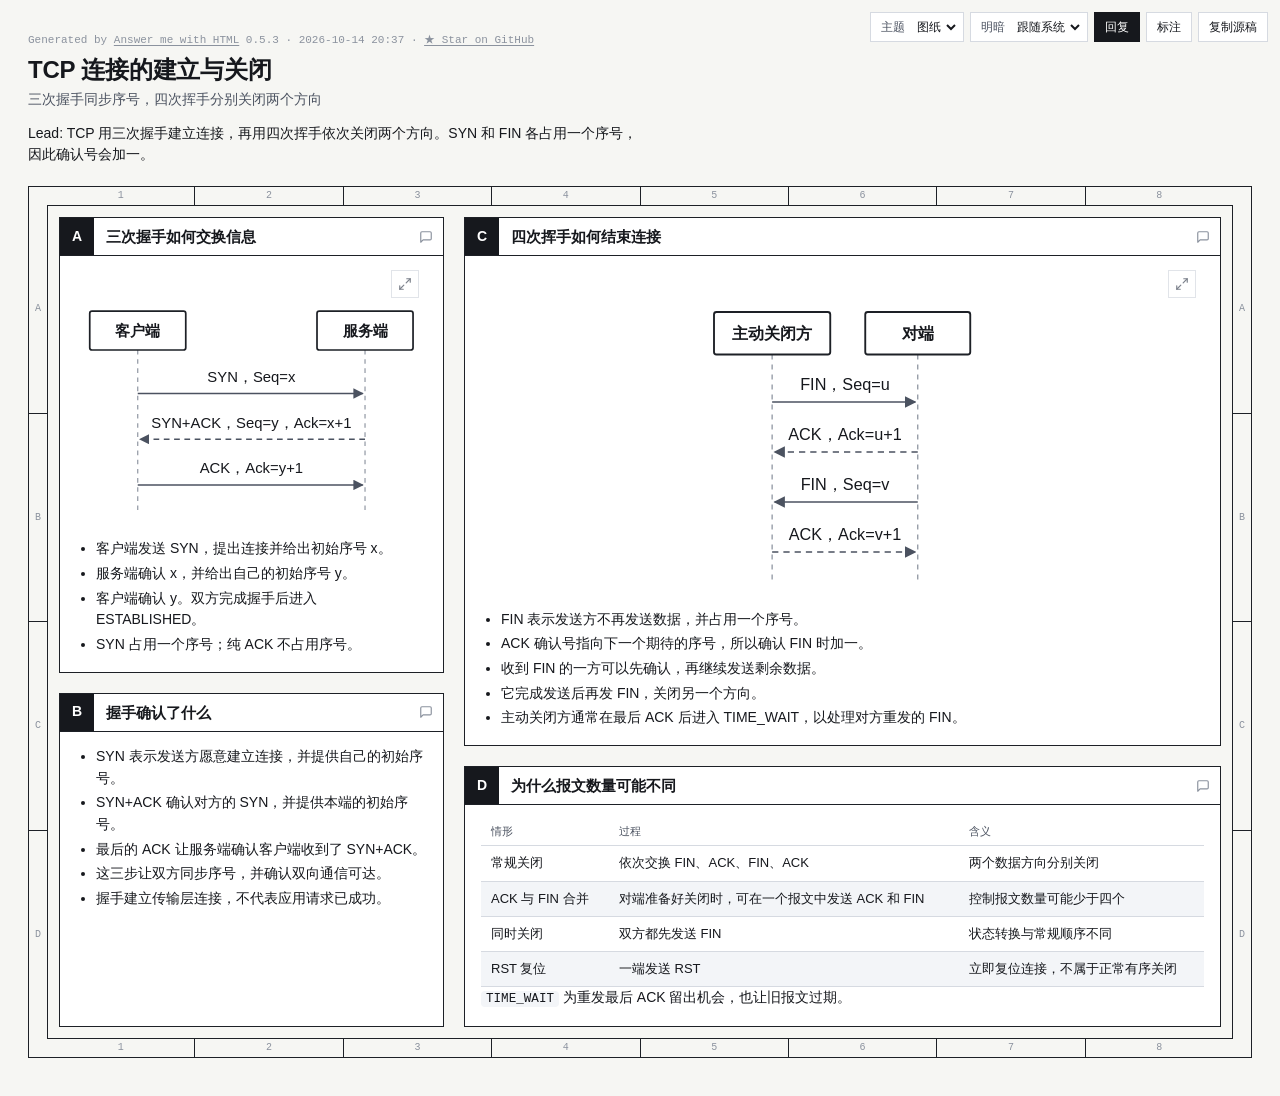
<file: workflow_explanations/examples/html/tcp-workflow.html>
<!doctype html>
<html lang="zh-CN" data-theme="blueprint" data-mode="auto" data-style="80">
<head>
<meta charset="utf-8">
<meta name="viewport" content="width=device-width, initial-scale=1">
<meta name="generator" content="Answer me with HTML 0.5.3">
<title>TCP 连接的建立与关闭</title>
<style>
html[data-theme="blueprint"], html[data-theme="blueprint"][data-mode="light"] {
  --font-sans: -apple-system, BlinkMacSystemFont, "Segoe UI", "PingFang SC", "Hiragino Sans GB", "Microsoft YaHei", Roboto, "Helvetica Neue", Arial, sans-serif;
  --font-mono: ui-monospace, SFMono-Regular, "JetBrains Mono", Menlo, Consolas, "Liberation Mono", monospace;
  --radius: 0px;
  --shadow: none;
  --bw: 1.5px;
  --head-font: var(--font-sans);
  --bg: #f6f6f3;
  --paper: #ffffff;
  --ink: #16181d;
  --ink-2: #4b5260;
  --ink-3: #8b929e;
  --line: #1d2026;
  --line-2: #d6dae1;
  --fill: #f3f5f8;
  --accent: #1d5fbf;
  --accent-bg: #e4ecf8;
  --ok: #1d5fbf;
  --ok-bg: #e4ecf8;
  --err: #c62828;
  --err-bg: #fbeaea;
  --warn: #a8620a;
  --warn-bg: #fdf3e2;
  --head-bg: #16181d;
  --head-fg: #ffffff;
}
html[data-theme="blueprint"][data-mode="dark"] {
  --bg: #081322;
  --paper: #0d1c31;
  --ink: #e6edf7;
  --ink-2: #a9b8cc;
  --ink-3: #6b7f99;
  --line: #c9d6e8;
  --line-2: #23385a;
  --fill: #12253f;
  --accent: #6ea8ff;
  --accent-bg: #16305a;
  --ok: #6ea8ff;
  --ok-bg: #16305a;
  --err: #ff7070;
  --err-bg: #3b1620;
  --warn: #f0b14a;
  --warn-bg: #3a2a10;
  --head-bg: #e6edf7;
  --head-fg: #081322;
}
@media (prefers-color-scheme: dark) {
html[data-theme="blueprint"][data-mode="auto"] {
  --bg: #081322;
  --paper: #0d1c31;
  --ink: #e6edf7;
  --ink-2: #a9b8cc;
  --ink-3: #6b7f99;
  --line: #c9d6e8;
  --line-2: #23385a;
  --fill: #12253f;
  --accent: #6ea8ff;
  --accent-bg: #16305a;
  --ok: #6ea8ff;
  --ok-bg: #16305a;
  --err: #ff7070;
  --err-bg: #3b1620;
  --warn: #f0b14a;
  --warn-bg: #3a2a10;
  --head-bg: #e6edf7;
  --head-fg: #081322;
}
}

html[data-theme="shadcn"], html[data-theme="shadcn"][data-mode="light"] {
  --font-sans: -apple-system, BlinkMacSystemFont, "Segoe UI", "PingFang SC", "Hiragino Sans GB", "Microsoft YaHei", Roboto, "Helvetica Neue", Arial, sans-serif;
  --font-mono: ui-monospace, SFMono-Regular, "JetBrains Mono", Menlo, Consolas, "Liberation Mono", monospace;
  --radius: 8px;
  --shadow: 0 1px 2px 0 rgba(0,0,0,0.05);
  --bw: 1px;
  --head-font: var(--font-sans);
  --bg: #fafafa;
  --paper: #ffffff;
  --ink: #09090b;
  --ink-2: #71717a;
  --ink-3: #a1a1aa;
  --line: #e4e4e7;
  --line-2: #f0f0f2;
  --fill: #f4f4f5;
  --accent: #2563eb;
  --accent-bg: #eff6ff;
  --ok: #16a34a;
  --ok-bg: #f0fdf4;
  --err: #dc2626;
  --err-bg: #fef2f2;
  --warn: #d97706;
  --warn-bg: #fffbeb;
  --head-bg: #18181b;
  --head-fg: #fafafa;
}
html[data-theme="shadcn"][data-mode="dark"] {
  --bg: #09090b;
  --paper: #121215;
  --ink: #fafafa;
  --ink-2: #a1a1aa;
  --ink-3: #71717a;
  --line: #27272a;
  --line-2: #1c1c1f;
  --fill: #18181b;
  --accent: #60a5fa;
  --accent-bg: #172554;
  --ok: #4ade80;
  --ok-bg: #052e16;
  --err: #f87171;
  --err-bg: #450a0a;
  --warn: #fbbf24;
  --warn-bg: #451a03;
  --head-bg: #fafafa;
  --head-fg: #18181b;
}
@media (prefers-color-scheme: dark) {
html[data-theme="shadcn"][data-mode="auto"] {
  --bg: #09090b;
  --paper: #121215;
  --ink: #fafafa;
  --ink-2: #a1a1aa;
  --ink-3: #71717a;
  --line: #27272a;
  --line-2: #1c1c1f;
  --fill: #18181b;
  --accent: #60a5fa;
  --accent-bg: #172554;
  --ok: #4ade80;
  --ok-bg: #052e16;
  --err: #f87171;
  --err-bg: #450a0a;
  --warn: #fbbf24;
  --warn-bg: #451a03;
  --head-bg: #fafafa;
  --head-fg: #18181b;
}
}

html[data-theme="paper"], html[data-theme="paper"][data-mode="light"] {
  --font-sans: -apple-system, BlinkMacSystemFont, "Segoe UI", "PingFang SC", "Hiragino Sans GB", "Microsoft YaHei", Roboto, "Helvetica Neue", Arial, sans-serif;
  --font-mono: ui-monospace, SFMono-Regular, "JetBrains Mono", Menlo, Consolas, "Liberation Mono", monospace;
  --font-serif: "Iowan Old Style", "Palatino Linotype", Palatino, Georgia, "Songti SC", "STSong", "Noto Serif CJK SC", "Source Han Serif SC", serif;
  --radius: 2px;
  --shadow: none;
  --bw: 1px;
  --head-font: var(--font-serif);
  --bg: #f5f2ea;
  --paper: #fdfbf6;
  --ink: #1f1c17;
  --ink-2: #57514a;
  --ink-3: #8c867b;
  --line: #cbc3b4;
  --line-2: #e5dfd3;
  --fill: #f3eee4;
  --accent: #8c2f1e;
  --accent-bg: #f5e5df;
  --ok: #2e6a3b;
  --ok-bg: #e4efe5;
  --err: #a3251b;
  --err-bg: #f7e3e0;
  --warn: #7f5300;
  --warn-bg: #f6ecd6;
  --head-bg: #1f1c17;
  --head-fg: #fdfbf6;
}
html[data-theme="paper"][data-mode="dark"] {
  --bg: #15130f;
  --paper: #1c1a15;
  --ink: #ebe5d8;
  --ink-2: #b5ad9e;
  --ink-3: #7b7467;
  --line: #4a443a;
  --line-2: #2d2a24;
  --fill: #242119;
  --accent: #e59a7d;
  --accent-bg: #3a2219;
  --ok: #8cc79a;
  --ok-bg: #1c3122;
  --err: #f0928a;
  --err-bg: #3a1d1a;
  --warn: #e3b866;
  --warn-bg: #352a13;
  --head-bg: #ebe5d8;
  --head-fg: #15130f;
}
@media (prefers-color-scheme: dark) {
html[data-theme="paper"][data-mode="auto"] {
  --bg: #15130f;
  --paper: #1c1a15;
  --ink: #ebe5d8;
  --ink-2: #b5ad9e;
  --ink-3: #7b7467;
  --line: #4a443a;
  --line-2: #2d2a24;
  --fill: #242119;
  --accent: #e59a7d;
  --accent-bg: #3a2219;
  --ok: #8cc79a;
  --ok-bg: #1c3122;
  --err: #f0928a;
  --err-bg: #3a1d1a;
  --warn: #e3b866;
  --warn-bg: #352a13;
  --head-bg: #ebe5d8;
  --head-fg: #15130f;
}
}

html:lang(zh-Hant)[data-theme][data-mode], html:lang(zh-TW)[data-theme][data-mode], html:lang(zh-HK)[data-theme][data-mode], html:lang(zh-MO)[data-theme][data-mode] {
  --font-sans: -apple-system, BlinkMacSystemFont, "Segoe UI", "PingFang TC", "Heiti TC", "Microsoft JhengHei", "Noto Sans CJK TC", "Noto Sans TC", "PingFang SC", "Microsoft YaHei", Roboto, "Helvetica Neue", Arial, sans-serif;
}

html:lang(ja)[data-theme][data-mode] {
  --font-sans: -apple-system, BlinkMacSystemFont, "Segoe UI", "Hiragino Sans", "Hiragino Kaku Gothic ProN", "Yu Gothic UI", "Yu Gothic", Meiryo, "Noto Sans CJK JP", "Noto Sans JP", "PingFang SC", "Microsoft YaHei", Roboto, "Helvetica Neue", Arial, sans-serif;
}

html:lang(he)[data-theme][data-mode] {
  --font-sans: -apple-system, BlinkMacSystemFont, "Segoe UI", "Noto Sans Hebrew", "Arial Hebrew", Arial, Roboto, "Helvetica Neue", sans-serif;
}

/* Answer me with HTML base — uses theme variables only, never hard-coded colors (theme tokens and decorations: themes/<name>.js). Exception: the var() fallbacks of diagrams (flow / sequence) equal the blueprint light tokens, guarded by a test. */
*, *::before, *::after { box-sizing: border-box; }
html, body { margin: 0; padding: 0; }
body {
  background: var(--bg); color: var(--ink);
  font-family: var(--font-sans); font-size: 14px; line-height: 1.55;
  -webkit-font-smoothing: antialiased;
}
code, pre, kbd { font-family: var(--font-mono); }

/* ── Toolbar ─────────────────────────────── */
.am-toolbar {
  position: fixed; top: 12px; inset-inline-end: 12px; z-index: 10; display: flex; gap: 6px;
}
.am-btn {
  font: 12px/1 var(--font-sans); color: var(--ink); background: var(--paper);
  border: 1px solid var(--line-2); border-radius: var(--radius); padding: 7px 10px; cursor: pointer;
}
.am-btn:hover { border-color: var(--ink-3); }
.am-btn:focus-visible { outline: 2px solid var(--accent); outline-offset: 2px; }
/* Theme and mode lists: a label and a native select inside one button-like box */
.am-pick {
  display: flex; align-items: center; gap: 6px; font: 12px/1 var(--font-sans); color: var(--ink-2); background: var(--paper);
  border: 1px solid var(--line-2); border-radius: var(--radius); padding-block: 0; padding-inline: 10px 4px;
}
.am-pick:hover { border-color: var(--ink-3); }
.am-pick:focus-within { outline: 2px solid var(--accent); outline-offset: 2px; }
.am-pick select {
  font: inherit; color: var(--ink); background: transparent; border: 0; padding: 6px 2px; cursor: pointer; outline: none;
}
.am-pick option { color: var(--ink); background: var(--paper); }

/* ── Header ───────────────────────────────── */
.am-head { margin: 0 0 20px; padding-inline-end: 300px; }
.am-head h1 { margin: 0; font-size: 24px; line-height: 1.25; letter-spacing: -0.01em; }
.am-sub { margin: 4px 0 0; color: var(--ink-2); }
.am-head-meta { display: flex; flex-wrap: wrap; gap: 6px 18px; margin-top: 10px; font-size: 12px; color: var(--ink-2); }
.am-head-meta b { font-family: var(--font-mono); font-weight: 400; color: var(--ink-3); margin-inline-end: 6px; }
.am-intro { margin-top: 12px; max-width: 80ch; }

/* ── sheet template ────────────────────────── */
.am-sheet { max-width: 1680px; margin: 0 auto; padding: 32px 28px 40px; }
.am-frame { position: relative; }
.am-grid {
  display: grid; grid-template-columns: repeat(var(--cols, 3), minmax(0, 1fr));
  gap: 20px; align-items: start;
}
.am-ruler { display: none; }
.am-ruler span { flex: 1; display: flex; align-items: center; justify-content: center; }
.am-ruler--top, .am-ruler--bottom { left: 18px; right: 18px; height: 18px; }
.am-ruler--top { top: 0; }
.am-ruler--bottom { bottom: 0; }
.am-ruler--left, .am-ruler--right { top: 18px; bottom: 18px; width: 18px; flex-direction: column; }
.am-ruler--left { left: 0; }
.am-ruler--right { right: 0; }
.am-ruler--top span + span, .am-ruler--bottom span + span { border-inline-start: 1px solid var(--line); }
.am-ruler--left span + span, .am-ruler--right span + span { border-top: 1px solid var(--line); }

/* ── Panels ───────────────────────────────── */
.am-panel {
  background: var(--paper); border: var(--bw) solid var(--line); border-radius: var(--radius);
  box-shadow: var(--shadow); min-width: 0; overflow: hidden;
}
.am-panel-head {
  display: flex; align-items: stretch; gap: 0; border-bottom: var(--bw) solid var(--line); min-height: 34px;
}
.am-panel-id {
  display: flex; align-items: center; justify-content: center; min-width: 34px; padding: 0 8px;
  background: var(--head-bg); color: var(--head-fg); font-weight: 600; font-size: 14px;
}
.am-panel-head h2 { margin: 0; padding: 7px 12px; font-size: 15px; font-weight: 600; flex: 1; display: flex; align-items: center; }
.am-panel-meta { align-self: center; padding: 0 12px; font: 11px/1.3 var(--font-mono); color: var(--ink-2); text-align: end; }
.am-panel-body { padding: 14px 16px 16px; }
.am-panel-body > * + * { margin-top: 12px; }

/* ── Markdown body ───────────────────────── */
.am-md > :first-child { margin-top: 0; }
.am-md > :last-child { margin-bottom: 0; }
.am-md p { margin: 0 0 8px; }
.am-md ul, .am-md ol { margin: 0 0 8px; padding-inline-start: 20px; }
.am-md li + li { margin-top: 3px; }
.am-md h3, .am-md h4 { margin: 14px 0 6px; font-size: 13px; }
.am-md a { color: var(--accent); }
.am-md blockquote { margin: 0 0 8px; padding: 2px 12px; border-inline-start: 3px solid var(--line-2); color: var(--ink-2); }
.am-md :not(pre) > code { font-size: 0.9em; background: var(--fill); padding: 1px 5px; border-radius: 4px; }
.am-md hr { border: 0; border-top: 1px solid var(--line-2); margin: 12px 0; }
.am-md table { width: 100%; border-collapse: collapse; font-size: 13px; }
.am-md th {
  text-align: start; font: 11px/1.3 var(--font-mono); color: var(--ink-2); font-weight: 400;
  padding: 6px 10px; border-bottom: 1px solid var(--line-2);
}
/* th { text-align: start } outranks the align attribute from Markdown alignment, so restore right and center columns explicitly. */
.am-md th[align="right"] { text-align: right; }
.am-md th[align="center"] { text-align: center; }
.am-md td { padding: 7px 10px; border-bottom: 1px solid var(--line-2); vertical-align: top; }
.am-md tbody tr:nth-child(even) td { background: var(--fill); }
.am-table-wrap { overflow-x: auto; }
/* Images scale down to the panel and never past 70% of the window height, keeping their shape. */
.am-md img { max-width: 100%; max-height: 70vh; height: auto; }
.am-figure { margin: 0; text-align: center; }
.am-figure img { display: block; margin: 0 auto; border: 1px solid var(--line-2); border-radius: var(--radius); }
.am-figure figcaption { margin-top: 6px; font-size: 12px; line-height: 1.4; color: var(--ink-2); }
.am-code {
  margin: 0; padding: 12px 14px; background: var(--fill); border: 1px solid var(--line-2);
  border-radius: var(--radius); overflow-x: auto; font-size: 12.5px; line-height: 1.5;
}
/* Ask: a decision the reader makes; the suggested option starts selected */
.am-ask { margin: 10px 0; padding: 10px 12px 8px; border: 1px solid var(--line-2); border-radius: var(--radius); background: var(--fill); min-width: 0; }
/* The question floats inside the box, so a long question wraps like text instead of riding on the border */
.am-ask-q { float: left; width: 100%; padding: 0; margin-bottom: 4px; font-weight: 600; }
/* Two columns: the control, then the label, tag and note, which wrap under the label and never under the control */
.am-ask-opt { clear: both; display: grid; grid-template-columns: auto minmax(0, 1fr); column-gap: 8px; align-items: baseline; padding: 5px 2px; cursor: pointer; }
.am-ask-opt input { margin: 0; accent-color: var(--accent); position: relative; top: 2px; }
.am-ask-tag { display: inline-block; font-size: 11px; line-height: 1.5; color: var(--accent); border: 1px solid var(--accent); border-radius: 999px; padding: 0 6px; white-space: nowrap; }
.am-ask-note { display: block; color: var(--ink-2); }
/* Comment box under each panel, and the Reply sheet */
.am-comment-btn {
  display: flex; flex-shrink: 0; align-self: center; margin-block: 0; margin-inline: auto 6px; color: var(--ink-3); background: transparent;
  border: 1px solid transparent; border-radius: var(--radius); padding: 3px; cursor: pointer;
}
.am-panel-meta + .am-comment-btn { margin-inline-start: 0; }
.am-panel:hover .am-comment-btn, .am-comment-btn:focus-visible, .am-comment-btn[aria-expanded="true"] { border-color: var(--line-2); color: var(--ink-2); }
.am-panel .am-comment-btn.am-comment-btn--on { color: var(--accent); border-color: var(--accent); }
.am-panel--bare { position: relative; }
.am-panel--bare > .am-comment-btn { position: absolute; top: 4px; inset-inline-end: 0; }
.am-comment { padding: 0 14px 12px; }
.am-comment textarea, .am-reply textarea {
  width: 100%; font: 13px/1.5 var(--font-sans); color: var(--ink); background: var(--paper);
  border: 1px solid var(--line-2); border-radius: var(--radius); padding: 8px 10px; resize: vertical;
}
.am-comment textarea:focus-visible, .am-reply textarea:focus-visible { outline: 2px solid var(--accent); outline-offset: 1px; }
.am-btn--reply { color: var(--paper); background: var(--ink); border-color: var(--ink); }
.am-btn--reply:hover { opacity: .88; }
.am-reply {
  width: min(640px, calc(100vw - 32px)); padding: 16px; color: var(--ink); background: var(--paper);
  border: 1px solid var(--line-2); border-radius: var(--radius); box-shadow: 0 12px 40px rgba(0,0,0,.25);
}
.am-reply::backdrop { background: rgba(0,0,0,.35); }
.am-reply-head { display: flex; flex-wrap: wrap; align-items: baseline; gap: 4px 10px; margin-bottom: 10px; }
.am-reply-head span { color: var(--ink-2); font-size: 13px; }
.am-reply textarea { font-family: var(--font-mono); font-size: 12.5px; }
.am-reply-actions { display: flex; justify-content: flex-end; gap: 8px; margin-top: 10px; }
.am-reply .am-btn:disabled { opacity: .5; cursor: default; }
/* The sheet shows the reply drawn (src/runtime/reply-view.js), each line in its own direction; the Markdown that Copy copies sits under a fold. */
.am-reply-view {
  max-height: min(60vh, 26em); overflow: auto; padding: 10px 12px; font: 14px/1.6 var(--font-sans); color: var(--ink);
  background: var(--paper); border: 1px solid var(--line-2); border-radius: var(--radius); overflow-wrap: anywhere;
}
.am-reply-view:focus-visible { outline: 2px solid var(--accent); outline-offset: 1px; }
.am-reply-view > div { text-align: start; unicode-bidi: isolate; }
.am-rv-gap { height: .5em; }
.am-rv-h1 { font-weight: 700; font-size: 15px; }
.am-rv-h2 { font-weight: 700; color: var(--ink-2); margin-top: 2px; }
.am-rv-tag {
  display: inline-block; min-width: 1.6em; padding: 0 4px; font-size: 12px; line-height: 1.5; text-align: center;
  color: var(--ink-2); border: 1px solid var(--line-2); border-radius: var(--radius);
}
.am-rv-a { padding-inline-start: 1.6em; }
.am-rv-a em { color: var(--ink-2); }
.am-rv-quote { margin-inline-start: 1em; padding-inline-start: 10px; border-inline-start: 3px solid var(--line-2); color: var(--ink-2); white-space: pre-wrap; }
.am-reply-raw summary { margin-top: 10px; margin-bottom: 6px; font-size: 12px; color: var(--ink-2); cursor: pointer; }
/* The bar at the bottom of the page: counts and one-click copy, so the reader need not go to the Reply button at the top. */
.am-reply-bar {
  position: fixed; inset-block-end: 16px; inset-inline: 0; margin-inline: auto; width: max-content; max-width: calc(100vw - 24px);
  z-index: 10; display: flex; align-items: center; gap: 10px; padding-block: 8px; padding-inline: 14px 8px; font-size: 13px;
  color: var(--ink); background: var(--paper); border: 1px solid var(--line-2); border-radius: var(--radius); box-shadow: 0 6px 24px rgba(0,0,0,.18);
}
.am-reply-bar[hidden] { display: none; }
.am-reply-bar-count { color: var(--ink-2); }
.am-reply-bar .am-btn { flex: none; white-space: nowrap; }
body.am-has-reply-bar { padding-block-end: 72px; }
@media (max-width: 480px) {
  .am-reply-bar { inset-inline: 12px; width: auto; justify-content: space-between; }
}
/* Code block: a header (title or path:lines, language, copy), then one span per line; numbered blocks show the line number in a gutter */
.am-codeblock { margin: 10px 0; min-width: 0; }
.am-codeblock .am-code { border-top-left-radius: 0; border-top-right-radius: 0; padding: 10px 0; }
.am-code-head {
  display: flex; align-items: center; gap: 8px; padding: 5px 6px 5px 12px; font: 12px/1.3 var(--font-sans); color: var(--ink-2);
  background: var(--paper); border: 1px solid var(--line-2); border-bottom: 0; border-radius: var(--radius) var(--radius) 0 0;
}
.am-code-title { font-family: var(--font-mono); overflow: hidden; text-overflow: ellipsis; white-space: nowrap; min-width: 0; }
.am-code-lang { margin-left: auto; color: var(--ink-3); text-transform: lowercase; }
.am-code-copy { font: 12px/1 var(--font-sans); color: var(--ink-2); background: transparent; border: 1px solid var(--line-2); border-radius: var(--radius); padding: 4px 8px; cursor: pointer; margin-left: auto; }
.am-code-lang + .am-code-copy { margin-left: 0; }
.am-code-copy:hover { border-color: var(--ink-3); color: var(--ink); }
.am-code-copy:focus-visible { outline: 2px solid var(--accent); outline-offset: 2px; }
.am-code code { display: block; min-width: max-content; }
.am-ln { display: block; padding: 0 14px; min-height: 1.5em; white-space: pre; }
.am-ln--hl { background: var(--accent-bg); box-shadow: inset 3px 0 0 var(--accent); }
.am-code--num .am-ln::before {
  content: attr(data-n); display: inline-block; width: 3.5ch; margin-right: 12px; text-align: right; color: var(--ink-3);
  user-select: none; -webkit-user-select: none;
}

/* ── Status badges ok / no / warn ──────────────── */
.am-status { white-space: nowrap; font-weight: 500; }
.am-status--ok { color: var(--ok); }
.am-status--no { color: var(--err); }
.am-status--warn { color: var(--warn); }
.am-status-icon { display: inline-block; width: 1.1em; font-weight: 700; }

/* ── callout ─────────────────────────────── */
.am-callout {
  border: 1px solid var(--line-2); border-inline-start: 3px solid var(--accent); background: var(--accent-bg);
  padding: 10px 14px; border-radius: var(--radius);
}
.am-callout--ok { border-inline-start-color: var(--ok); background: var(--ok-bg); }
.am-callout--warn { border-inline-start-color: var(--warn); background: var(--warn-bg); }
.am-callout--err { border-inline-start-color: var(--err); background: var(--err-bg); }
.am-callout-title { font-weight: 600; margin-bottom: 4px; }

/* ── kv title block ─────────────────────────── */
.am-kv {
  display: grid; grid-template-columns: repeat(var(--kv-cols, 2), minmax(0, 1fr)); margin: 0;
  border-top: var(--bw) solid var(--line); border-inline-start: var(--bw) solid var(--line);
}
.am-kv-cell { border-inline-end: var(--bw) solid var(--line); border-bottom: var(--bw) solid var(--line); padding: 6px 10px 8px; min-width: 0; }
.am-kv-cell--wide { grid-column: 1 / -1; }
.am-kv dt { font: 11px/1.4 var(--font-mono); color: var(--ink-2); }
.am-kv dd { margin: 2px 0 0; font-size: 14px; font-weight: 500; overflow-wrap: anywhere; }
.am-kv-cell--wide dd { font-size: 17px; font-weight: 600; }

/* ── timeline ────────────────────────────── */
.am-timeline { list-style: none; margin: 0; padding: 0; }
.am-timeline--h { display: grid; grid-template-columns: repeat(var(--n, 1), minmax(0, 1fr)); padding-top: 4px; }
.am-timeline--h li { position: relative; text-align: center; padding: 0 6px; }
.am-timeline--h li::before {
  content: ""; position: absolute; top: 31px; left: 0; right: 0; border-top: var(--bw) solid var(--line);
}
.am-timeline--h li:first-child::before { inset-inline-start: 50%; }
.am-timeline--h li:last-child::before { inset-inline-end: 50%; }
.am-tl-when { display: block; font-size: 15px; font-weight: 500; height: 24px; }
.am-tl-dot {
  position: relative; display: block; width: 11px; height: 11px; margin: 2px auto 8px;
  border: var(--bw) solid var(--line); border-radius: 50%; background: var(--paper);
}
.am-tl-item--hi .am-tl-dot { background: var(--hi-stroke, var(--accent)); border-color: var(--hi-stroke, var(--accent)); }
.am-tl-title { display: block; font-size: 12.5px; font-weight: 500; }
.am-tl-text { display: block; font-size: 12px; color: var(--ink-2); line-height: 1.45; }
.am-timeline--v li { position: relative; padding: 0 0 14px; padding-inline-start: 22px; }
.am-timeline--v li::before { content: ""; position: absolute; inset-inline-start: 5px; top: 6px; bottom: -6px; border-inline-start: var(--bw) solid var(--line-2); }
.am-timeline--v li:last-child::before { display: none; }
.am-timeline--v .am-tl-dot { position: absolute; inset-inline-start: 0; top: 4px; margin: 0; }
.am-timeline--v .am-tl-when { display: inline; height: auto; font: 12px var(--font-mono); color: var(--ink-2); margin-inline-end: 8px; }
.am-timeline--v .am-tl-title { display: inline; font-size: 14px; }
.am-timeline--v .am-tl-text { margin-top: 2px; }
/* .am-tl-wrap is the container (src/components/timeline.js): a horizontal timeline answers to the width it has, not to the width of the window, since a
   sheet puts panels two or three to a row. Below 560 px (about 90 px for each of the six items a timeline has by default) its dates
   wrap and the dots cover them, so it lays out like timeline v: line and dots at the start, text beside them. */
.am-tl-wrap { container-type: inline-size; }
@container (max-width: 560px) {
  .am-timeline--h { display: block; padding-top: 0; }
  .am-timeline--h li { text-align: start; padding: 0 0 14px; padding-inline-start: 22px; }
  .am-timeline--h li::before, .am-timeline--h li:first-child::before {
    top: 6px; bottom: -6px; inset-inline-start: 5px; inset-inline-end: auto; border-top: 0; border-inline-start: var(--bw) solid var(--line-2);
  }
  .am-timeline--h li:last-child::before { display: none; }
  .am-timeline--h .am-tl-dot { position: absolute; inset-inline-start: 0; top: 4px; margin: 0; }
  .am-timeline--h .am-tl-when { display: inline; height: auto; font: 12px var(--font-mono); color: var(--ink-2); margin-inline-end: 8px; }
  .am-timeline--h .am-tl-title { display: inline; font-size: 14px; }
  .am-timeline--h .am-tl-text { margin-top: 2px; }
}

/* ── annot sentence notes ──────────────────────── */
.am-annot + .am-annot { border-top: 1px solid var(--line-2); padding-top: 12px; }
.am-annot-head { display: flex; justify-content: space-between; gap: 12px; font-size: 13px; font-weight: 600; margin-bottom: 8px; }
.am-annot-meta { font: 11px var(--font-mono); font-weight: 400; color: var(--ink-2); }
.am-annot-scroll { overflow-x: auto; }
.am-annot-line {
  position: relative; display: inline-block; white-space: pre; font: 14px/1.6 var(--font-mono);
  padding-bottom: calc(var(--rows, 0) * 17px + 14px);
}
.am-annot-line--wrap { display: block; white-space: normal; padding-bottom: 10px; }
.am-annot-line--wrap .am-seg { white-space: nowrap; }
.am-seg { position: relative; }
.am-seg::after {
  content: ""; position: absolute; left: 1px; right: 1px; top: calc(100% + 1px); height: 5px;
  border: 1px solid var(--accent); border-top: 0;
}
.am-seg-n {
  position: absolute; inset-inline-start: 0; top: calc(100% + 8px + var(--row, 0) * 17px);
  font: 11px/16px var(--font-sans); color: var(--accent); white-space: nowrap;
}
.am-seg--err { color: var(--err); }
.am-seg--err::after { border-color: var(--err); }
.am-seg--err .am-seg-n { color: var(--err); }
.am-annot-caption { font-size: 12px; color: var(--ink-2); }

/* ── limits bars ───────────────────────── */
.am-lim + .am-lim { margin-top: 14px; }
.am-lim-head { display: flex; justify-content: space-between; gap: 12px; font-size: 13px; margin-bottom: 4px; }
.am-lim-val { font: 12px var(--font-mono); color: var(--accent); white-space: nowrap; }
.am-lim-track { position: relative; height: 12px; border: 1px solid var(--line-2); background: var(--fill); border-radius: calc(var(--radius) / 2); }
.am-lim-fill { position: absolute; inset-inline-start: 0; top: 0; bottom: 0; background: var(--accent-bg); border-inline-end: 1px solid var(--accent); }
.am-lim-mark { position: absolute; top: -4px; bottom: -4px; border-left: 2px solid var(--accent); }
.am-lim.is-over .am-lim-fill { background: var(--err-bg); border-inline-end-color: var(--err); }
.am-lim.is-over .am-lim-val { color: var(--err); }
.am-lim-ticks { position: relative; height: 16px; font: 10px/16px var(--font-mono); color: var(--ink-3); }
.am-lim-ticks span { position: absolute; transform: translateX(-50%); }
.am-lim-ticks span:first-child { transform: none; }
.am-lim-note { font-size: 11px; color: var(--ink-2); margin-inline-start: 6px; }

/* ── tree ─────────────────────────── */
.am-tree { font-size: 13px; }
.am-tree-root { display: flex; justify-content: center; position: relative; padding-bottom: 18px; }
.am-tree-root::after { content: ""; position: absolute; bottom: 0; left: 50%; height: 18px; border-left: var(--bw) solid var(--line); }
.am-tree-root--solo { padding-bottom: 12px; }
.am-tree-root--solo::after { display: none; }
.am-tree-box {
  border: var(--node-width, var(--bw)) solid var(--node-stroke, var(--line)); background: var(--node-fill, var(--paper)); padding: 6px 14px; text-align: center;
  border-radius: var(--node-radius, var(--radius)); font-weight: 600; color: var(--node-text, inherit); filter: var(--node-shadow, none);
}
.am-tree-box small { display: block; font-weight: 400; color: var(--ink-2); font-size: 12px; }
/* The root box and a highlighted box are emphasis: they take the highlight tokens. With none set the root box keeps its accent tint and a highlighted box looks like any other. */
.am-tree-box--root, .am-tree-box--hi { border-color: var(--hi-stroke, var(--node-stroke, var(--line))); color: var(--hi-text, var(--node-text, inherit)); }
.am-tree-box--root { background: var(--hi-fill, var(--accent-bg)); }
.am-tree-box--hi { background: var(--hi-fill, var(--node-fill, var(--paper))); }
.am-tree-box--root small, .am-tree-box--hi small { color: var(--hi-text, var(--ink-2)); }
.am-tree-box--root { font-size: 15px; padding: 8px 28px; }
.am-tree-cols { display: grid; grid-template-columns: repeat(var(--n, 1), minmax(0, 1fr)); }
.am-tree-col { position: relative; padding: 18px 8px 0; min-width: 0; }
.am-tree-col::before { content: ""; position: absolute; top: 0; left: 0; right: 0; border-top: var(--bw) solid var(--line); }
.am-tree-col:first-child::before { inset-inline-start: 50%; }
.am-tree-col:last-child::before { inset-inline-end: 50%; }
.am-tree-col::after { content: ""; position: absolute; top: 0; left: 50%; height: 18px; border-left: var(--bw) solid var(--line); }
.am-tree-list, .am-tree-list ul { list-style: none; margin: 0; padding: 0; }
.am-tree-col > .am-tree-list { margin: 8px 0 0; margin-inline-start: 14px; }
.am-tree-list ul { margin-inline-start: 16px; }
.am-tree-list li { position: relative; padding: 3px 0; padding-inline-start: 18px; }
.am-tree-list li::before { content: ""; position: absolute; inset-inline-start: 0; top: 0.95em; width: 12px; border-top: 1px solid var(--ink-3); }
.am-tree-list li::after { content: ""; position: absolute; inset-inline-start: 0; top: 0; bottom: 0; border-inline-start: 1px solid var(--ink-3); }
.am-tree-list li:last-child::after { bottom: auto; height: 0.95em; }
.am-tree-tag { font: 11px var(--font-mono); color: var(--ink-3); margin-inline-end: 4px; }
.am-tree code { font: 12px var(--font-mono); }
.am-tree-sub { display: block; font-size: 11.5px; color: var(--ink-2); }
.am-tree-hi > .am-tree-label { color: var(--accent); font-weight: 600; }

/* ── Diagrams (flow / sequence) ───────────────── */
.am-diagram { margin: 0; overflow-x: auto; text-align: center; }
/* Embedded previews can lose html[data-theme]; the fallbacks keep diagrams readable, and defined theme variables still win. */
.am-diagram svg { max-width: 100%; height: auto; font-family: var(--font-sans, sans-serif); }
.am-diagram text { fill: var(--ink, #16181d); font-size: 13px; }
/* Diagram tokens (docs/reference.md, "Diagram tokens"): each painted part reads an optional token and falls back to the look it always had,
   so a theme that sets none of them draws the same diagram. Font family, size and weight are not tokens: diagram text is measured for the sans font. */
.am-node-shape { fill: var(--node-fill, var(--paper, #ffffff)); stroke: var(--node-stroke, var(--line, #1d2026)); stroke-width: var(--node-width, var(--bw, 1.5px)); filter: var(--node-shadow, none); }
/* A cylinder is two shapes (body, then cap): only the body casts the shadow. */
.am-node-shape ~ .am-node-shape { filter: none; }
/* The corner radius is an SVG attribute (the fallback for Safari before 17.4, which ignores a CSS rx); the default here equals the attribute. A pill and a diamond keep their shape. */
.am-node--rect .am-node-shape, .am-node--er .am-node-shape { rx: var(--node-radius, 3px); }
.am-node--hi .am-node-shape { fill: var(--hi-fill, var(--accent-bg, #e4ecf8)); stroke: var(--hi-stroke, var(--accent, #1d5fbf)); }
.am-diagram .am-node-text { fill: var(--node-text, var(--ink, #16181d)); }
.am-node--hi text { fill: var(--hi-text, var(--accent, #1d5fbf)); font-weight: 600; }
.am-diagram .am-node--hi .am-node-text { fill: var(--hi-text, var(--accent, #1d5fbf)); }
.am-edge { fill: none; stroke: var(--edge-color, var(--ink-2, #4b5260)); stroke-width: var(--edge-width, 1.3); }
.am-edge--dashed { stroke-dasharray: 5 4; }
.am-arrow { fill: var(--edge-color, var(--ink-2, #4b5260)); }
.am-edge-label rect { fill: var(--paper, #ffffff); }
.am-diagram .am-edge-label text { fill: var(--edge-label, var(--accent, #1d5fbf)); font-size: 11.5px; }
.am-cluster { fill: var(--cluster-fill, var(--fill, #f3f5f8)); stroke: var(--cluster-stroke, var(--line-2, #d6dae1)); stroke-width: 1; stroke-dasharray: 4 3; }
.am-diagram .am-cluster-label { fill: var(--ink-2, #4b5260); font: 11px var(--font-mono, monospace); }
/* The PK / FK / UK marks of an entity follow the node text, and the highlighted text in a highlighted entity, so they stay readable on the theme's fills. */
.am-diagram .am-er-key { fill: var(--node-text, var(--ink-2, #4b5260)); }
.am-diagram .am-node--hi .am-er-key { fill: var(--hi-text, var(--ink-2, #4b5260)); }
.am-lifeline { stroke: var(--lifeline-color, var(--ink-3, #8b929e)); stroke-width: 1; stroke-dasharray: 4 4; }
/* An actor (and the box of a divider) looks like a node unless the theme sets the actor tokens. */
.am-actor { fill: var(--actor-fill, var(--node-fill, var(--paper, #ffffff))); stroke: var(--actor-stroke, var(--node-stroke, var(--line, #1d2026))); stroke-width: var(--node-width, var(--bw, 1.5px)); filter: var(--node-shadow, none); rx: var(--node-radius, 2px); }
.am-diagram .am-actor-text { fill: var(--actor-text, var(--node-text, var(--ink, #16181d))); }
.am-note { fill: var(--note-fill, var(--warn-bg, #fdf3e2)); stroke: var(--note-stroke, var(--warn, #a8620a)); stroke-width: var(--note-width, 1); rx: var(--note-radius, 2px); }
.am-diagram .am-step { fill: var(--ink-3, #8b929e); font: 10px var(--font-mono, monospace); }

.am-diagram-expand {
  /* In flow and sticky: it sits at the end edge (right on a left-to-right page) and stays in view when the diagram scrolls sideways.
     It takes its own row above the drawing, so it never covers a node at the top-right corner of the drawing. */
  position: sticky; inset-inline-start: calc(100% - 36px); z-index: 2;
  display: flex; align-items: center; justify-content: center;
  width: 28px; height: 28px; padding: 0; margin: 0 0 4px; margin-inline: auto 8px;
  color: var(--ink-2); background: var(--paper);
  border: var(--bw, 1px) solid var(--line-2); border-radius: var(--radius);
  cursor: pointer; opacity: 0.72;
  transition: opacity 0.15s, color 0.15s, border-color 0.15s, background 0.15s;
}
.am-diagram:hover .am-diagram-expand,
.am-diagram-expand:focus-visible { opacity: 1; }
.am-diagram-expand:hover {
  opacity: 1; color: var(--ink); border-color: var(--accent); background: var(--fill);
}
.am-diagram-expand:focus-visible { outline: 2px solid var(--accent); outline-offset: 1px; }

/* ── Diagram Lightbox and Pan-Zoom Viewer ─────────── */
.am-lightbox {
  position: fixed; inset: 0; z-index: 1000;
  display: flex; flex-direction: column;
  touch-action: none;
}
.am-lightbox[hidden] { display: none !important; }

.am-lightbox-backdrop {
  position: absolute; inset: 0;
  background: rgba(0, 0, 0, 0.72);
  backdrop-filter: blur(6px);
  -webkit-backdrop-filter: blur(6px);
}

.am-lightbox-header {
  position: absolute; top: 12px; left: 24px; right: 24px; height: 36px;
  display: flex; align-items: center; justify-content: space-between;
  z-index: 10; pointer-events: none;
}
.am-lightbox-title {
  display: inline-flex; align-items: center; gap: 8px;
  color: rgba(255, 255, 255, 0.92);
  font: 13px/1 var(--font-sans, sans-serif); font-weight: 500;
  text-shadow: 0 1px 3px rgba(0, 0, 0, 0.6);
  pointer-events: auto;
  overflow: hidden; text-overflow: ellipsis; white-space: nowrap; max-width: 60vw;
}
.am-lightbox-title svg { stroke: rgba(255, 255, 255, 0.85); flex-shrink: 0; }
.am-lightbox-actions {
  display: flex; align-items: center; gap: 8px; pointer-events: auto;
}
.am-lightbox-close {
  width: 32px; height: 32px;
  background: var(--paper);
  border: var(--bw, 1px) solid var(--line-2);
  border-radius: 50%;
  color: var(--ink);
  font-size: 15px; line-height: 1;
  cursor: pointer;
  display: flex; align-items: center; justify-content: center;
  box-shadow: 0 4px 12px rgba(0, 0, 0, 0.25);
  transition: background 0.15s, color 0.15s, transform 0.15s, border-color 0.15s;
}
.am-lightbox-close:hover {
  color: var(--accent); border-color: var(--accent); background: var(--fill); transform: scale(1.05);
}
.am-lightbox-close:focus-visible { outline: 2px solid var(--accent); outline-offset: 1px; }

.am-lightbox-stage {
  position: absolute;
  top: 54px; bottom: 20px; left: 24px; right: 24px;
  background: var(--paper);
  border: var(--bw, 1px) solid var(--line-2);
  border-radius: max(var(--radius), 14px);
  box-shadow: 0 24px 64px rgba(0, 0, 0, 0.45);
  overflow: hidden;
  cursor: grab;
  user-select: none;
  -webkit-user-select: none;
}
.am-lightbox-stage.am-panning { cursor: grabbing; }

.am-lightbox-canvas {
  position: absolute; left: 0; top: 0;
  transform-origin: 0 0;
  will-change: transform;
  pointer-events: none;
}
.am-lightbox-canvas svg {
  max-width: none !important;
  max-height: none !important;
  display: block;
  font-family: var(--font-sans, sans-serif);
}

/* ── doc template ────────────────────────── */
.am-doc { max-width: 1120px; margin: 0 auto; padding: 40px 28px 64px; }
.am-doc-layout { display: grid; grid-template-columns: 200px minmax(0, 1fr); gap: 32px; align-items: start; }
.am-doc-layout--notoc { grid-template-columns: minmax(0, 1fr); max-width: 860px; }
.am-toc { position: sticky; top: 24px; font-size: 13px; }
.am-toc a { display: block; color: var(--ink-2); text-decoration: none; padding: 4px 0; padding-inline-start: 10px; border-inline-start: 2px solid var(--line-2); }
.am-toc a:hover { color: var(--ink); border-inline-start-color: var(--accent); }
.am-doc-body > .am-panel + .am-panel { margin-top: 20px; }

/* ── Responsive and print ─────────────────────────── */
@media (max-width: 1100px) {
  .am-grid { grid-template-columns: repeat(2, minmax(0, 1fr)); }
  .am-grid > .am-panel { grid-column: auto !important; }
  .am-grid > .am-panel.am-span-wide { grid-column: 1 / -1 !important; }
}
@media (max-width: 760px) {
  .am-sheet, .am-doc { padding: 56px 12px 24px; }
  .am-head { padding-inline-end: 0; }
  .am-grid { grid-template-columns: minmax(0, 1fr); }
  .am-grid > .am-panel.am-span-wide { grid-column: auto !important; }
  .am-doc-layout { grid-template-columns: minmax(0, 1fr); }
  .am-toc { position: static; }
  .am-tree-cols { grid-template-columns: minmax(0, 1fr); }
  /* Tables and diagrams keep their size: the wrapper scrolls horizontally when they overflow. A cell is never narrower than about
     two short words, so a phone does not stack them one per line. On wider screens the sheet layout (src/runtime/layout-dom.js)
     gives a table panel the width its columns read well at. */
  .am-md th, .am-md td { min-width: 8em; }
  .am-diagram svg { max-width: none; }
  .am-lightbox-header { top: 8px; left: 12px; right: 12px; }
  .am-lightbox-stage { top: 46px; bottom: 12px; left: 12px; right: 12px; border-radius: max(var(--radius), 10px); }
}
.am-colophon { margin: 0 0 8px; font: 11px var(--font-mono); color: var(--ink-3); }
.am-colophon a { color: inherit; text-decoration: underline; text-underline-offset: 2px; }

@media print {
  .am-toolbar, .am-diagram-expand, .am-lightbox, .am-code-copy, .am-comment-btn, .am-comment, .am-reply, .am-reply-bar { display: none !important; }
  body { background: var(--paper); }
  .am-panel { break-inside: avoid; box-shadow: none; }
}
/* Printed on paper narrower than three columns, the two-column grid left a hole beside every panel next to a full-width one
   (a wide table, a wide diagram): one panel per row instead. */
@media print and (max-width: 1100px) {
  .am-grid { grid-template-columns: minmax(0, 1fr); }
  .am-grid > .am-panel { grid-column: auto !important; }
}
.am-panel--bare { border: 0; background: transparent; box-shadow: none; }
.am-panel--bare > .am-panel-body { padding: 0; }
.am-panel--bare .am-kv { background: var(--paper); }

/* Remark mode: block marks with a note, collected into the Reply copy (src/runtime/remark.js). Each kind borrows a status colour of
   the theme, so a mark reads in light and dark mode on every theme. */
.am-btn--remark.is-on { background: var(--ink); border-color: var(--ink); color: var(--paper); }
.am-remark-hover { outline: 1px dashed var(--ink-3); outline-offset: 2px; cursor: pointer; }
:is(.am-mark, .am-remark-kind)[data-kind="suggestion"] { --mark: var(--warn); --mark-bg: var(--warn-bg); }
:is(.am-mark, .am-remark-kind)[data-kind="keep"] { --mark: var(--ok); --mark-bg: var(--ok-bg); }
:is(.am-mark, .am-remark-kind)[data-kind="question"] { --mark: var(--accent); --mark-bg: var(--accent-bg); }
:is(.am-mark, .am-remark-kind)[data-kind="concern"] { --mark: var(--err); --mark-bg: var(--err-bg); }
.am-mark { border-inline-start: 3px solid var(--mark); padding-inline-start: 10px; background: var(--mark-bg); border-radius: 1px; }
/* The note chip sits inside the marked block (a table takes it as its caption, a list item puts it before its sub-list), so lists and
   grids keep their children. */
.am-mark-note {
  display: block; margin-block-start: 4px; font: 12px/1.5 var(--font-sans); letter-spacing: normal; text-transform: none;
  color: var(--ink-2); white-space: pre-wrap; caption-side: bottom; text-align: start;
}
.am-mark-note b { color: var(--ink); font-weight: 600; }
caption.am-mark-note { display: table-caption; }
/* Table rows have their own backgrounds, so a tint on the table would show on every other row only: the bar marks a table. */
table.am-mark { background: none; }
.am-remark-pop {
  position: absolute; z-index: 40; width: min(264px, calc(100vw - 16px)); padding: 8px; display: grid; gap: 6px;
  color: var(--ink); background: var(--paper); border: 1px solid var(--line-2); border-radius: var(--radius); box-shadow: 0 6px 24px rgba(0, 0, 0, .14);
}
.am-remark-pop[hidden] { display: none; }
.am-remark-kinds { display: flex; gap: 6px; flex-wrap: wrap; }
.am-remark-kind { font: 12px/1 var(--font-sans); color: var(--ink-2); background: var(--paper); border: 1px solid var(--line-2); border-radius: 999px; padding: 4px 10px; cursor: pointer; }
.am-remark-kind:hover { border-color: var(--ink-3); }
.am-remark-kind[aria-pressed="true"] { color: var(--ink); border-color: var(--mark); background: var(--mark-bg); }
.am-remark-kind:focus-visible { outline: 2px solid var(--accent); outline-offset: 1px; }
.am-remark-pop textarea { font: 13px/1.5 var(--font-sans); color: var(--ink); background: var(--paper); border: 1px solid var(--line-2); border-radius: var(--radius); padding: 6px 8px; resize: vertical; }
.am-remark-actions { display: flex; gap: 6px; }
.am-remark-actions .am-btn:disabled { opacity: .5; cursor: default; }
@media print { .am-remark-pop { display: none !important; } }


html[data-theme="blueprint"] .am-frame { border: 1px solid var(--line); padding: 30px; }
html[data-theme="blueprint"] .am-frame::before {
  content: ""; position: absolute; inset: 18px; border: 1px solid var(--line); pointer-events: none;
}
html[data-theme="blueprint"] .am-ruler {
  display: flex; position: absolute; font: 10px/1 var(--font-mono); color: var(--ink-3);
}
@media (max-width: 760px) {
  html[data-theme="blueprint"] .am-frame { padding: 0; border: 0; }
  html[data-theme="blueprint"] .am-frame::before, html[data-theme="blueprint"] .am-ruler { display: none; }
}

html[data-theme="shadcn"] .am-panel-id { border-radius: 6px; min-width: 24px; height: 24px; margin: 9px 0 9px 14px; font-size: 12px; }
html[data-theme="shadcn"] .am-panel-head { border-bottom-width: 1px; }
html[data-theme="shadcn"] .am-kv { border-color: var(--line); border-radius: var(--radius); overflow: hidden; }

html[data-theme="paper"]:lang(zh-Hant)[data-mode], html[data-theme="paper"]:lang(zh-TW)[data-mode], html[data-theme="paper"]:lang(zh-HK)[data-mode], html[data-theme="paper"]:lang(zh-MO)[data-mode] { --font-serif: "Iowan Old Style", Palatino, Georgia, "Songti TC", "PMingLiU", "MingLiU", "Noto Serif CJK TC", "Noto Serif TC", "Source Han Serif TC", "Songti SC", serif; }
html[data-theme="paper"]:lang(ja)[data-mode] { --font-serif: "Iowan Old Style", Palatino, Georgia, "Hiragino Mincho ProN", "Yu Mincho", "Noto Serif CJK JP", "Noto Serif JP", "Songti SC", serif; }
html[data-theme="paper"]:lang(he)[data-mode] { --font-serif: "Iowan Old Style", Palatino, Georgia, "Noto Serif Hebrew", "Frank Ruehl CLM", David, "Times New Roman", serif; }
html[data-theme="paper"] .am-head h1, html[data-theme="paper"] .am-panel-head h2, html[data-theme="paper"] .am-md, html[data-theme="paper"] .am-intro, html[data-theme="paper"] .am-callout { font-family: var(--font-serif); }
html[data-theme="paper"] .am-head h1 { font-weight: 600; letter-spacing: 0; }
html[data-theme="paper"] .am-md p, html[data-theme="paper"] .am-md li, html[data-theme="paper"] .am-md blockquote, html[data-theme="paper"] .am-intro { font-size: 15.5px; line-height: 1.75; }
html[data-theme="paper"] .am-md p { margin-bottom: 12px; }
html[data-theme="paper"] .am-md table { font-family: var(--font-sans); }
</style>
</head>
<body>
<div class="am-toolbar" data-am-root-lang="zh-CN" data-am-root-theme="blueprint" data-am-root-mode="auto" data-am-root-style="80">
<label class="am-pick">主题<select data-am="theme"><option value="blueprint" selected>图纸</option><option value="shadcn">卡片</option><option value="paper">纸张</option></select></label>
<label class="am-pick">明暗<select data-am="mode"><option value="auto" selected>跟随系统</option><option value="light">亮</option><option value="dark">暗</option></select></label>
<button class="am-btn am-btn--reply" type="button" data-am="reply" data-ui="{&quot;button&quot;:&quot;回复&quot;,&quot;comment&quot;:&quot;评论&quot;,&quot;commentHint&quot;:&quot;对这个面板的意见&quot;,&quot;title&quot;:&quot;你的回复&quot;,&quot;hint&quot;:&quot;复制后粘贴回和 Agent 的对话，它会按你的选择和意见继续。&quot;,&quot;copy&quot;:&quot;复制回复&quot;,&quot;copyFailed&quot;:&quot;复制失败 — 请按 Cmd/Ctrl+C&quot;,&quot;close&quot;:&quot;关闭&quot;,&quot;suggested&quot;:&quot;建议&quot;,&quot;empty&quot;:&quot;先选择选项，或在面板上写评论。&quot;,&quot;decisions&quot;:&quot;决定&quot;,&quot;comments&quot;:&quot;评论&quot;,&quot;confirmed&quot;:&quot;确认了建议&quot;,&quot;untouched&quot;:&quot;未作答，保留建议&quot;,&quot;was&quot;:&quot;原为&quot;,&quot;typed&quot;:&quot;以 \&quot;&gt;\&quot; 开头的行是读者输入的文字。&quot;,&quot;raw&quot;:&quot;查看将复制的文本&quot;,&quot;preview&quot;:&quot;预览&quot;,&quot;count&quot;:{&quot;answered&quot;:&quot;已作答 {n} 项&quot;,&quot;comments&quot;:&quot;评论 {n} 条&quot;,&quot;remarks&quot;:&quot;标注 {n} 处&quot;},&quot;done&quot;:&quot;已复制 ✓&quot;,&quot;remarks&quot;:&quot;标注&quot;,&quot;kinds&quot;:{&quot;suggestion&quot;:&quot;建议&quot;,&quot;keep&quot;:&quot;保留&quot;,&quot;question&quot;:&quot;疑问&quot;,&quot;concern&quot;:&quot;关注&quot;}}">回复</button>
<button class="am-btn am-btn--remark" type="button" data-am="remark" data-ui="{&quot;button&quot;:&quot;标注&quot;,&quot;hint&quot;:&quot;批注（可选）&quot;,&quot;save&quot;:&quot;保存&quot;,&quot;remove&quot;:&quot;删除&quot;,&quot;section&quot;:&quot;标注&quot;,&quot;kinds&quot;:{&quot;suggestion&quot;:&quot;建议&quot;,&quot;keep&quot;:&quot;保留&quot;,&quot;question&quot;:&quot;疑问&quot;,&quot;concern&quot;:&quot;关注&quot;}}">标注</button>
<button class="am-btn" type="button" data-am="copy" data-done="已复制 ✓">复制源稿</button>
</div>
<main class="am-sheet">
<header class="am-head"><p class="am-colophon">Generated by <a href="https://github.com/QingYunA/answer-me-with-html" target="_blank" rel="noopener">Answer me with HTML</a> 0.5.3 · 2026-10-14 20:37 · <a href="https://github.com/QingYunA/answer-me-with-html" target="_blank" rel="noopener">★ Star on GitHub</a></p><h1>TCP 连接的建立与关闭</h1><p class="am-sub">三次握手同步序号，四次挥手分别关闭两个方向</p><div class="am-intro am-md"><div class="am-md"><p>Lead: TCP 用三次握手建立连接，再用四次挥手依次关闭两个方向。SYN 和 FIN 各占用一个序号，因此确认号会加一。</p>
</div></div></header>
<div class="am-frame">
<div class="am-ruler am-ruler--top" aria-hidden="true"><span>1</span><span>2</span><span>3</span><span>4</span><span>5</span><span>6</span><span>7</span><span>8</span></div><div class="am-ruler am-ruler--bottom" aria-hidden="true"><span>1</span><span>2</span><span>3</span><span>4</span><span>5</span><span>6</span><span>7</span><span>8</span></div><div class="am-ruler am-ruler--left" aria-hidden="true"><span>A</span><span>B</span><span>C</span><span>D</span></div><div class="am-ruler am-ruler--right" aria-hidden="true"><span>A</span><span>B</span><span>C</span><span>D</span></div>
<div class="am-grid" style="--cols: 2">
<section class="am-panel" id="panel-A">
<header class="am-panel-head"><span class="am-panel-id">A</span><h2>三次握手如何交换信息</h2></header>
<div class="am-panel-body"><figure class="am-diagram am-seq"><svg viewBox="0 0 307 190" width="307" height="190" role="img" aria-label="时序图：客户端、服务端" xmlns="http://www.w3.org/2000/svg"><defs><marker id="am1-arrow" viewBox="0 0 10 10" refX="9" refY="5" markerWidth="7" markerHeight="7" orient="auto-start-reverse"><path class="am-arrow" d="M0,0 L10,5 L0,10 z"/></marker></defs><line class="am-lifeline" x1="54" y1="42" x2="54" y2="186"/><g data-key="客户端"><rect class="am-actor" x="12" y="8" width="84" height="34" rx="2"/><text x="54" y="25" text-anchor="middle" dominant-baseline="central" class="am-actor-text" font-weight="600">客户端</text></g><line class="am-lifeline" x1="252.8" y1="42" x2="252.8" y2="186"/><g data-key="服务端"><rect class="am-actor" x="210.8" y="8" width="84" height="34" rx="2"/><text x="252.8" y="25" text-anchor="middle" dominant-baseline="central" class="am-actor-text" font-weight="600">服务端</text></g><g data-step="0"><text x="153.4" y="70" text-anchor="middle">SYN，Seq=x</text><path class="am-edge" d="M54,80 L250.8,80" marker-end="url(#am1-arrow)"/></g><g data-step="1"><text x="153.4" y="110" text-anchor="middle">SYN+ACK，Seq=y，Ack=x+1</text><path class="am-edge am-edge--dashed" d="M252.8,120 L56,120" marker-end="url(#am1-arrow)"/></g><g data-step="2"><text x="153.4" y="150" text-anchor="middle">ACK，Ack=y+1</text><path class="am-edge" d="M54,160 L250.8,160" marker-end="url(#am1-arrow)"/></g></svg></figure>
<div class="am-md"><ul>
<li>客户端发送 SYN，提出连接并给出初始序号 x。</li>
<li>服务端确认 x，并给出自己的初始序号 y。</li>
<li>客户端确认 y。双方完成握手后进入 ESTABLISHED。</li>
<li>SYN 占用一个序号；纯 ACK 不占用序号。</li>
</ul>
</div></div>
</section>
<section class="am-panel" id="panel-B">
<header class="am-panel-head"><span class="am-panel-id">B</span><h2>握手确认了什么</h2></header>
<div class="am-panel-body"><div class="am-md"><ul>
<li>SYN 表示发送方愿意建立连接，并提供自己的初始序号。</li>
<li>SYN+ACK 确认对方的 SYN，并提供本端的初始序号。</li>
<li>最后的 ACK 让服务端确认客户端收到了 SYN+ACK。</li>
<li>这三步让双方同步序号，并确认双向通信可达。</li>
<li>握手建立传输层连接，不代表应用请求已成功。</li>
</ul>
</div></div>
</section>
<section class="am-panel" id="panel-C">
<header class="am-panel-head"><span class="am-panel-id">C</span><h2>四次挥手如何结束连接</h2></header>
<div class="am-panel-body"><figure class="am-diagram am-seq"><svg viewBox="0 0 229 230" width="229" height="230" role="img" aria-label="时序图：主动关闭方、对端" xmlns="http://www.w3.org/2000/svg"><defs><marker id="am2-arrow" viewBox="0 0 10 10" refX="9" refY="5" markerWidth="7" markerHeight="7" orient="auto-start-reverse"><path class="am-arrow" d="M0,0 L10,5 L0,10 z"/></marker></defs><line class="am-lifeline" x1="58.5" y1="42" x2="58.5" y2="226"/><g data-key="主动关闭方"><rect class="am-actor" x="12" y="8" width="93" height="34" rx="2"/><text x="58.5" y="25" text-anchor="middle" dominant-baseline="central" class="am-actor-text" font-weight="600">主动关闭方</text></g><line class="am-lifeline" x1="175" y1="42" x2="175" y2="226"/><g data-key="对端"><rect class="am-actor" x="133" y="8" width="84" height="34" rx="2"/><text x="175" y="25" text-anchor="middle" dominant-baseline="central" class="am-actor-text" font-weight="600">对端</text></g><g data-step="0"><text x="116.8" y="70" text-anchor="middle">FIN，Seq=u</text><path class="am-edge" d="M58.5,80 L173,80" marker-end="url(#am2-arrow)"/></g><g data-step="1"><text x="116.8" y="110" text-anchor="middle">ACK，Ack=u+1</text><path class="am-edge am-edge--dashed" d="M175,120 L60.5,120" marker-end="url(#am2-arrow)"/></g><g data-step="2"><text x="116.8" y="150" text-anchor="middle">FIN，Seq=v</text><path class="am-edge" d="M175,160 L60.5,160" marker-end="url(#am2-arrow)"/></g><g data-step="3"><text x="116.8" y="190" text-anchor="middle">ACK，Ack=v+1</text><path class="am-edge am-edge--dashed" d="M58.5,200 L173,200" marker-end="url(#am2-arrow)"/></g></svg></figure>
<div class="am-md"><ul>
<li>FIN 表示发送方不再发送数据，并占用一个序号。</li>
<li>ACK 确认号指向下一个期待的序号，所以确认 FIN 时加一。</li>
<li>收到 FIN 的一方可以先确认，再继续发送剩余数据。</li>
<li>它完成发送后再发 FIN，关闭另一个方向。</li>
<li>主动关闭方通常在最后 ACK 后进入 TIME_WAIT，以处理对方重发的 FIN。</li>
</ul>
</div></div>
</section>
<section class="am-panel" id="panel-D">
<header class="am-panel-head"><span class="am-panel-id">D</span><h2>为什么报文数量可能不同</h2></header>
<div class="am-panel-body"><div class="am-md"><div class="am-table-wrap"><table>
<thead>
<tr>
<th>情形</th>
<th>过程</th>
<th>含义</th>
</tr>
</thead>
<tbody><tr>
<td>常规关闭</td>
<td>依次交换 FIN、ACK、FIN、ACK</td>
<td>两个数据方向分别关闭</td>
</tr>
<tr>
<td>ACK 与 FIN 合并</td>
<td>对端准备好关闭时，可在一个报文中发送 ACK 和 FIN</td>
<td>控制报文数量可能少于四个</td>
</tr>
<tr>
<td>同时关闭</td>
<td>双方都先发送 FIN</td>
<td>状态转换与常规顺序不同</td>
</tr>
<tr>
<td>RST 复位</td>
<td>一端发送 RST</td>
<td>立即复位连接，不属于正常有序关闭</td>
</tr>
</tbody></table></div>
<p><code>TIME_WAIT</code> 为重发最后 ACK 留出机会，也让旧报文过期。</p>
</div></div>
</section>
</div>
</div>
</main>
<div class="am-lightbox" hidden aria-modal="true" role="dialog" aria-label="图表查看" data-expand="展开查看图表">
<div class="am-lightbox-backdrop"></div>
<div class="am-lightbox-header">
<div class="am-lightbox-title">
<svg width="15" height="15" viewBox="0 0 24 24" fill="none" stroke="currentColor" stroke-width="2" stroke-linecap="round" stroke-linejoin="round" aria-hidden="true"><rect x="3" y="3" width="18" height="18" rx="2" ry="2"></rect><line x1="3" y1="9" x2="21" y2="9"></line><line x1="9" y1="21" x2="9" y2="9"></line></svg>
<span class="am-lightbox-title-text"></span>
</div>
<div class="am-lightbox-actions">
<button class="am-lightbox-close" data-action="close" title="关闭" aria-label="关闭">✕</button>
</div>
</div>
<div class="am-lightbox-stage">
<div class="am-lightbox-canvas am-diagram"></div>
</div>
</div>
<textarea id="am-source" hidden readonly aria-hidden="true">---
template: sheet
theme: auto
title: TCP 连接的建立与关闭
subtitle: 三次握手同步序号，四次挥手分别关闭两个方向
lang: zh
cols: 2
---
Lead: TCP 用三次握手建立连接，再用四次挥手依次关闭两个方向。SYN 和 FIN 各占用一个序号，因此确认号会加一。

## A 三次握手如何交换信息
```sequence 2
客户端 -&gt; 服务端: SYN，Seq=x
服务端 --&gt; 客户端: SYN+ACK，Seq=y，Ack=x+1
客户端 -&gt; 服务端: ACK，Ack=y+1
```
- 客户端发送 SYN，提出连接并给出初始序号 x。
- 服务端确认 x，并给出自己的初始序号 y。
- 客户端确认 y。双方完成握手后进入 ESTABLISHED。
- SYN 占用一个序号；纯 ACK 不占用序号。

## B 握手确认了什么
- SYN 表示发送方愿意建立连接，并提供自己的初始序号。
- SYN+ACK 确认对方的 SYN，并提供本端的初始序号。
- 最后的 ACK 让服务端确认客户端收到了 SYN+ACK。
- 这三步让双方同步序号，并确认双向通信可达。
- 握手建立传输层连接，不代表应用请求已成功。

## C 四次挥手如何结束连接
```sequence 2
主动关闭方 -&gt; 对端: FIN，Seq=u
对端 --&gt; 主动关闭方: ACK，Ack=u+1
对端 -&gt; 主动关闭方: FIN，Seq=v
主动关闭方 --&gt; 对端: ACK，Ack=v+1
```
- FIN 表示发送方不再发送数据，并占用一个序号。
- ACK 确认号指向下一个期待的序号，所以确认 FIN 时加一。
- 收到 FIN 的一方可以先确认，再继续发送剩余数据。
- 它完成发送后再发 FIN，关闭另一个方向。
- 主动关闭方通常在最后 ACK 后进入 TIME_WAIT，以处理对方重发的 FIN。

## D 为什么报文数量可能不同
| 情形 | 过程 | 含义 |
|---|---|---|
| 常规关闭 | 依次交换 FIN、ACK、FIN、ACK | 两个数据方向分别关闭 |
| ACK 与 FIN 合并 | 对端准备好关闭时，可在一个报文中发送 ACK 和 FIN | 控制报文数量可能少于四个 |
| 同时关闭 | 双方都先发送 FIN | 状态转换与常规顺序不同 |
| RST 复位 | 一端发送 RST | 立即复位连接，不属于正常有序关闭 |

`TIME_WAIT` 为重发最后 ACK 留出机会，也让旧报文过期。</textarea>
<script>
(() => {
// How a formula reads in a quote. MathML has no plain text, so src/math.js writes the formula as the draft wrote it, delimiters included, in
// data-am-tex on the <math> element, and the Remark and Reply scripts read page text through this file. On a page without math there is no
// such element, so formulaOf is null and every text comes out as it did before.
// A plain ES module for tests; the page gets it with its `export` keyword dropped (src/runtime/compose.js).

const TEX = 'data-am-tex';

// The formula that holds a node, or null.
const formulaOf = (node) => node.parentElement?.closest(`[${TEX}]`) ?? null;

const firstText = (el) => {
  for (const child of el.childNodes) {
    const found = child.nodeType === 3 ? child : firstText(child);
    if (found) return found;
  }
  return null;
};

// What a text node adds to a quote: its data. The first text node of a formula adds the formula, and the others add nothing.
// (A formula in an error style is plain text with its delimiters, not a <math>, so it comes out once.)
function nodeText(node) {
  const math = formulaOf(node);
  if (!math) return node.data;
  return firstText(math) === node ? math.getAttribute(TEX) : '';
}

// The text of a node as textContent reads it, but with each formula as written.
const textWithMath = (node) => (node.nodeType === 3 ? nodeText(node) : [...node.childNodes].map(textWithMath).join(''));

(() => {
  const root = document.documentElement;
  // A host that serves this page inside its own document leaves the real root without the page's settings. The toolbar keeps a copy;
  // set back what the root lacks, before anything below reads the root. A root's own value, even an empty one, is never replaced.
  const carrier = document.querySelector('.am-toolbar');
  for (const [attr, key] of [['lang', 'data-am-root-lang'], ['dir', 'data-am-root-dir'], ['data-theme', 'data-am-root-theme'], ['data-mode', 'data-am-root-mode'], ['data-style', 'data-am-root-style']]) {
    if (root.getAttribute(attr) === null && carrier?.getAttribute(key) != null) root.setAttribute(attr, carrier.getAttribute(key));
  }
  // Each toolbar list sets one root attribute; its options name the values, so the runtime names no theme or mode.
  for (const [name, attr] of [['theme', 'data-theme'], ['mode', 'data-mode']]) {
    const select = document.querySelector(`select[data-am="${name}"]`);
    if (!select) continue;
    select.value = root.getAttribute(attr);
    select.addEventListener('change', () => root.setAttribute(attr, select.value));
  }

  const copyText = async (text) => {
    try {
      await navigator.clipboard.writeText(text);
    } catch {
      const ta = Object.assign(document.createElement('textarea'), { value: text });
      document.body.append(ta);
      ta.select();
      document.execCommand('copy');
      ta.remove();
    }
  };
  // The button reads its label from data-done for a moment after a copy.
  const flash = (btn) => {
    const original = btn.textContent;
    btn.textContent = btn.dataset.done;
    setTimeout(() => { btn.textContent = original; }, 1400);
  };

  const copyBtn = document.querySelector('[data-am="copy"]');
  copyBtn?.addEventListener('click', async () => {
    const nodes = document.querySelectorAll('#am-source');
    await copyText(nodes[nodes.length - 1]?.value ?? '');
    flash(copyBtn);
  });

  // Each code block copies its own lines, without the line numbers.
  for (const btn of document.querySelectorAll('[data-am="copy-code"]')) {
    btn.addEventListener('click', async () => {
      const lines = btn.closest('.am-codeblock')?.querySelectorAll('.am-ln') ?? [];
      await copyText([...lines].map((l) => l.textContent).join('\n'));
      flash(btn);
    });
  }

  // ── Diagram Lightbox & Pan-Zoom Viewer ─────────────
  const diagrams = document.querySelectorAll('.am-diagram:not(.am-lightbox-canvas)');
  const lb = document.querySelector('.am-lightbox');
  if (diagrams.length && lb) {
    const backdrop = lb.querySelector('.am-lightbox-backdrop');
    const titleText = lb.querySelector('.am-lightbox-title-text');
    const stage = lb.querySelector('.am-lightbox-stage');
    const canvas = lb.querySelector('.am-lightbox-canvas');
    const closeBtn = lb.querySelector('.am-lightbox-close');
    const expandLabel = lb.getAttribute('data-expand') || 'Expand diagram';

    let scale = 1, x = 0, y = 0, fitScale = 1, curVw = 800, curVh = 600;
    let isDragging = false, activePointerId = null, startX = 0, startY = 0, origX = 0, origY = 0;
    let lastTrigger = null;

    const apply = () => {
      canvas.style.transform = `translate3d(${x.toFixed(2)}px, ${y.toFixed(2)}px, 0) scale(${scale.toFixed(4)})`;
    };

    const zoomTo = (newScale, pivotX, pivotY) => {
      newScale = Math.max(0.2, Math.min(6.0, newScale));
      if (Math.abs(newScale - scale) < 0.0001) return;
      const r = newScale / scale;
      x = pivotX - (pivotX - x) * r;
      y = pivotY - (pivotY - y) * r;
      scale = newScale;
      apply();
    };

    const open = (diag, trigger) => {
      const svg = [...diag.children].find((el) => el.tagName.toLowerCase() === 'svg');
      if (!svg) return;
      lastTrigger = trigger;

      const panel = diag.closest('.am-panel');
      const panelTitle = panel?.querySelector('.am-panel-head h2')?.textContent?.trim() || panel?.querySelector('h2')?.textContent?.trim() || lb.getAttribute('aria-label') || 'Diagram viewer';
      if (titleText) titleText.textContent = panelTitle;

      const clone = svg.cloneNode(true);
      const defElements = clone.querySelectorAll('[id]');
      if (defElements.length) {
        const idMap = new Map();
        defElements.forEach((el, i) => {
          const oldId = el.id;
          const newId = `${oldId}-lb-${i}`;
          idMap.set(oldId, newId);
          el.id = newId;
        });
        const urlAttrs = ['marker-start', 'marker-mid', 'marker-end', 'fill', 'stroke', 'filter', 'clip-path', 'mask'];
        clone.querySelectorAll('*').forEach((el) => {
          for (const attr of urlAttrs) {
            const val = el.getAttribute(attr);
            if (val && val.startsWith('url(#')) {
              const id = val.slice(5, -1);
              if (idMap.has(id)) el.setAttribute(attr, `url(#${idMap.get(id)})`);
            }
          }
          const href = el.getAttribute('href') || el.getAttribute('xlink:href');
          if (href && href.startsWith('#')) {
            const id = href.slice(1);
            if (idMap.has(id)) {
              if (el.hasAttribute('href')) el.setAttribute('href', `#${idMap.get(id)}`);
              if (el.hasAttribute('xlink:href')) el.setAttribute('xlink:href', `#${idMap.get(id)}`);
            }
          }
        });
      }

      const vb = svg.viewBox?.baseVal;
      curVw = (vb && vb.width > 0) ? vb.width : (parseFloat(svg.getAttribute('width')) || svg.clientWidth || 800);
      curVh = (vb && vb.height > 0) ? vb.height : (parseFloat(svg.getAttribute('height')) || svg.clientHeight || 600);
      clone.style.width = `${curVw}px`;
      clone.style.height = `${curVh}px`;
      canvas.innerHTML = '';
      canvas.append(clone);
      lb.removeAttribute('hidden');
      document.body.style.overflow = 'hidden';

      const rect = stage.getBoundingClientRect();
      const pad = 48;
      const availW = Math.max(100, rect.width - pad * 2);
      const availH = Math.max(100, rect.height - pad * 2);
      fitScale = Math.min(availW / curVw, availH / curVh, 1.0);
      scale = fitScale;
      x = (rect.width - curVw * scale) / 2;
      y = (rect.height - curVh * scale) / 2;
      apply();
      closeBtn.focus();
    };

    const close = () => {
      if (lb.hasAttribute('hidden')) return;
      lb.setAttribute('hidden', '');
      canvas.innerHTML = '';
      document.body.style.overflow = '';
      lastTrigger?.focus();
    };

    stage.addEventListener('wheel', (e) => {
      e.preventDefault();
      const rect = stage.getBoundingClientRect();
      const dy = e.deltaMode === 1 ? e.deltaY * 16 : (e.deltaMode === 2 ? e.deltaY * 400 : e.deltaY);
      const factor = Math.exp(-Math.max(-200, Math.min(200, dy)) * 0.0015);
      zoomTo(scale * factor, e.clientX - rect.left, e.clientY - rect.top);
    }, { passive: false });

    stage.addEventListener('pointerdown', (e) => {
      if (e.button !== 0 || isDragging) return;
      isDragging = true;
      activePointerId = e.pointerId;
      startX = e.clientX;
      startY = e.clientY;
      origX = x;
      origY = y;
      stage.setPointerCapture(e.pointerId);
      stage.classList.add('am-panning');
    });

    stage.addEventListener('pointermove', (e) => {
      if (!isDragging || e.pointerId !== activePointerId) return;
      x = origX + (e.clientX - startX);
      y = origY + (e.clientY - startY);
      apply();
    });

    const endDrag = (e) => {
      if (!isDragging || e.pointerId !== activePointerId) return;
      isDragging = false;
      activePointerId = null;
      stage.classList.remove('am-panning');
      try { stage.releasePointerCapture(e.pointerId); } catch {}
    };
    stage.addEventListener('pointerup', endDrag);
    stage.addEventListener('pointercancel', endDrag);

    stage.addEventListener('dblclick', () => {
      const rect = stage.getBoundingClientRect();
      scale = fitScale;
      x = (rect.width - curVw * scale) / 2;
      y = (rect.height - curVh * scale) / 2;
      apply();
    });

    closeBtn.addEventListener('click', close);
    backdrop.addEventListener('click', close);
    window.addEventListener('keydown', (e) => {
      if (e.key === 'Escape' && !lb.hasAttribute('hidden')) close();
    });

    lb.addEventListener('keydown', (e) => {
      if (e.key !== 'Tab') return;
      const focusables = lb.querySelectorAll('button:not([disabled]), [tabindex]:not([tabindex="-1"])');
      if (!focusables.length) return;
      const first = focusables[0];
      const last = focusables[focusables.length - 1];
      if (e.shiftKey && document.activeElement === first) {
        e.preventDefault();
        last.focus();
      } else if (!e.shiftKey && document.activeElement === last) {
        e.preventDefault();
        first.focus();
      }
    });

    const expandSvg = '<svg width="14" height="14" viewBox="0 0 24 24" fill="none" stroke="currentColor" stroke-width="2" stroke-linecap="round" stroke-linejoin="round" aria-hidden="true"><polyline points="15 3 21 3 21 9"></polyline><polyline points="9 21 3 21 3 15"></polyline><line x1="21" y1="3" x2="14" y2="10"></line><line x1="3" y1="21" x2="10" y2="14"></line></svg>';
    diagrams.forEach((diag) => {
      const btn = document.createElement('button');
      btn.type = 'button';
      btn.className = 'am-diagram-expand';
      btn.title = expandLabel;
      btn.setAttribute('aria-label', expandLabel);
      btn.innerHTML = expandSvg;
      btn.addEventListener('click', () => open(diag, btn));
      diag.prepend(btn);
    });
  }
})();
(() => {
// The reply a reader copies from the page: one Markdown text with the decisions, the panel comments and the block remarks.
// A plain ES module for tests; the page gets it with its `export` keyword dropped (src/runtime/compose.js).
// decisions: [{ panel, question, picked: [label], suggested: [label], touched }]; comments: [{ panel, title, text }];
// remarks: [{ panel, quote, kind, note }], where quote is the start of the marked block and kind is a key of ui.kinds.
// Comment and remark text is quoted line by line, so text the reader typed cannot pass as part of the structure.
// rtl: the page reads right to left, so the arrow before each answer points left, the way the text runs.
function replyText({ title, decisions, comments, remarks = [], ui, rtl = false }) {
  const arrow = rtl ? '←' : '→';
  const out = [`# Re: ${title}`];
  if (decisions.length) {
    out.push('', `## ${ui.decisions}`);
    decisions.forEach((d, i) => {
      const answer = d.picked.length ? d.picked.map((l) => `**${l}**`).join(', ') : '**—**';
      const same = d.picked.length === d.suggested.length && d.picked.every((l) => d.suggested.includes(l));
      const why = same ? (d.touched ? ui.confirmed : ui.untouched) : `${ui.was}: ${d.suggested.join(', ') || '—'}`;
      out.push(`${i + 1}. [${d.panel}] ${d.question}`, `   ${arrow} ${answer} _(${why})_`);
    });
  }
  const written = comments.filter((c) => c.text.trim());
  const quoted = (text) => (text.trim() ? text.trim().split('\n').map((l) => `  > ${l}`) : []);
  if (written.length) {
    out.push('', `## ${ui.comments}`);
    for (const c of written) out.push(`- **${c.panel} · ${c.title}**`, ...quoted(c.text));
  }
  if (remarks.length) {
    out.push('', `## ${ui.remarks}`);
    for (const r of remarks) {
      const label = [r.panel, ui.kinds?.[r.kind] ?? r.kind].filter(Boolean).join(' · ');
      out.push(`- **${label}** "${r.quote}"`, ...quoted(r.note));
    }
  }
  if (written.length || remarks.some((r) => r.note.trim())) out.push('', `_${ui.typed}_`);
  return `${out.join('\n')}\n`;
}

// A letter of a right-to-left script. One definition for the page builder (src/bidi.js) and for the right-to-left page script
// (src/runtime/reply-view.js), so the two cannot drift apart. A plain ES module; the page script gets this file in front of
// reply-view.js, with its `export` keyword dropped and reply-view.js's import of it removed (src/runtime/compose.js).
const RTL_LETTER = /[\p{Script=Hebrew}\p{Script=Arabic}\p{Script=Syriac}\p{Script=Thaana}\p{Script=Nko}\p{Script=Samaritan}\p{Script=Mandaic}]/u;

// The reply as the reader sees it in the Reply sheet (src/runtime/reply.js): the Markdown that Copy copies, drawn as headings, bold answers
// and quoted comments instead of raw "# Re: ...", "1. [E] ..." and "- **A · ...**" lines. Each line gets its own direction, so a
// Hebrew reader sees Latin answers and paths in place; a line with no right-to-left letter reads left to right, as on any other page.
// The raw Markdown stays in the sheet under a fold, so the copied text does not change.
// A plain ES module for tests; the page gets it with its `export` keyword dropped and rtl-letter.js in front of it in place of the
// import (src/runtime/compose.js).

const escHtml = (s) => s.replace(/[&<>"]/g, (c) => ({ '&': '&amp;', '<': '&lt;', '>': '&gt;', '"': '&quot;' })[c]);
// A line with a right-to-left letter reads right to left; a line without one (an English comment, a path) reads left to right.
const dirOf = (s) => (RTL_LETTER.test(s) ? 'rtl' : 'ltr');

// The only inline Markdown src/runtime/reply-text.js writes: **answer**, _(note)_ and the "quote" of a remark. Each piece is isolated in its own direction,
// so a Latin answer inside a Hebrew line keeps its place, and "A · title" still starts with the panel letter.
const piece = (tag, text) => `<${tag}><bdi dir="${dirOf(text)}">${text}</bdi></${tag}>`;
function inline(s) {
  return escHtml(s)
    .replace(/\*\*(.+?)\*\*/g, (_, t) => piece('strong', t))
    .replace(/(^|\s)_(.+?)_(?=\s|$)/g, (_, pre, t) => pre + piece('em', t))
    // The quoted start of a marked block ("- **A · concern** "text""): isolated, so Latin text in a Hebrew line keeps its place.
    .replace(/&quot;(.+)&quot;$/, (_, t) => `&quot;<bdi dir="${dirOf(t)}">${t}</bdi>&quot;`);
}

// The reply text (src/runtime/reply-text.js) as HTML, one block per line.
function replyViewHtml(text) {
  return text
    .replace(/\n$/, '')
    .split('\n')
    .map((line) => {
      const dir = dirOf(line);
      let m;
      if (!line.trim()) return '<div class="am-rv-gap"></div>';
      if ((m = line.match(/^(#{1,2}) (.*)$/))) return `<div class="am-rv-h${m[1].length}" dir="${dir}">${inline(m[2])}</div>`;
      if ((m = line.match(/^(\d+)\. \[([^\]]*)\] (.*)$/))) {
        return `<div class="am-rv-q" dir="${dir}"><bdi>${m[1]}.</bdi> <bdi class="am-rv-tag">${escHtml(m[2])}</bdi> ${inline(m[3])}</div>`;
      }
      if ((m = line.match(/^ {3}([←→]) (.*)$/))) return `<div class="am-rv-a" dir="${dir}">${m[1]} ${inline(m[2])}</div>`;
      if ((m = line.match(/^- (.*)$/))) return `<div class="am-rv-c" dir="${dir}">${inline(m[1])}</div>`;
      // A comment line is shown exactly as the reader typed it.
      if ((m = line.match(/^ {2}> ?(.*)$/))) return `<div class="am-rv-quote" dir="${dirOf(m[1])}">${escHtml(m[1]) || '&nbsp;'}</div>`;
      return `<div dir="${dir}">${inline(line)}</div>`;
    })
    .join('');
}

// Answer on the page: every panel gets a Comment box, and the Reply button collects the ask answers, the comments and the remarks
// into one Markdown reply (replyText) to copy back to the agent. Answers and comments stay in localStorage across reloads.
// The remark script (remark.js) adds the blocks the reader marked, through window.__amRemarkData, and tells this script about a change
// with an "am-remark-change" event on the document.
// The Reply sheet shows the reply drawn (replyViewHtml) with the Markdown that Copy copies under a fold. Once the reader has given any
// input, a bar at the bottom of the page shows the counts and copies the reply in one click, so there is no trip to the top-right button.
const replyBtn = document.querySelector('[data-am="reply"]');
const COMMENT_ICON = '<svg width="14" height="14" viewBox="0 0 24 24" fill="none" stroke="currentColor" stroke-width="2" stroke-linecap="round" stroke-linejoin="round" aria-hidden="true"><path d="M21 15a2 2 0 0 1-2 2H7l-4 4V5a2 2 0 0 1 2-2h14a2 2 0 0 1 2 2z"></path></svg>';
if (replyBtn) {
  const ui = JSON.parse(replyBtn.dataset.ui);
  const storeKey = `am-reply:${location.pathname}`;
  const panels = [...document.querySelectorAll('.am-panel')];
  const asks = [...document.querySelectorAll('.am-ask')];
  // Answers are saved by question text, so they still match after am patch has renumbered the asks.
  // Page text without the word joiners a right-to-left page puts after a Hebrew prefix hyphen (src/bidi.js): the reply and the saved
  // answers hold the text as the draft wrote it, a formula too (src/runtime/math-text.js).
  const WJ = new RegExp(String.fromCharCode(0x2060), 'g');
  const textOf = (el) => el && textWithMath(el).replace(WJ, '').trim();
  const keyOf = (ask) => textOf(ask.querySelector('legend')) ?? ask.dataset.ask;
  const touched = new Set();
  const boxes = new Map();
  // The bar is built below with the sheet; the handlers that change the counts only call this.
  let refreshBar = () => {};
  // The textarea a failed copy keeps selected, so the reader can still use the keyboard shortcut.
  let stuck = null;

  const load = () => {
    try {
      return JSON.parse(localStorage.getItem(storeKey)) || {};
    } catch {
      return {};
    }
  };
  const save = () => {
    const state = {
      asks: Object.fromEntries(asks.map((a) => [keyOf(a), { picked: picked(a), touched: touched.has(a) }])),
      comments: Object.fromEntries([...boxes].map(([id, box]) => [id, box.value]).filter(([, text]) => text.trim())),
    };
    try {
      localStorage.setItem(storeKey, JSON.stringify(state));
    } catch {
      // Storage may be off (private window, file:// policy); answers then last until the page closes.
    }
  };
  const picked = (ask) => [...ask.querySelectorAll('input')].filter((i) => i.checked).map((i) => i.value);
  const panelOf = (el) => {
    const panel = el.closest('.am-panel');
    return { id: panel?.id.replace(/^panel-/, '') ?? '', title: textOf(panel?.querySelector('.am-panel-head h2')) ?? '' };
  };

  const saved = load();
  for (const ask of asks) {
    const inputs = [...ask.querySelectorAll('input')];
    const state = saved.asks?.[keyOf(ask)];
    // A saved answer applies only while every picked option still exists on the page.
    if (state && state.picked.every((v) => inputs.some((i) => i.value === v))) {
      for (const input of inputs) input.checked = state.picked.includes(input.value);
      if (state.touched) touched.add(ask);
    }
    // A click counts even on the option that is already picked: the reader confirms the suggestion.
    const answer = () => {
      touched.add(ask);
      save();
      refreshBar();
    };
    ask.addEventListener('change', answer);
    ask.addEventListener('click', (e) => { if (e.target.matches('input')) answer(); });
  }

  for (const panel of panels) {
    const id = panel.id.replace(/^panel-/, '');
    // An icon only: narrow panels have no room for a word next to the title.
    const btn = Object.assign(document.createElement('button'), { type: 'button', className: 'am-comment-btn', title: ui.comment, innerHTML: COMMENT_ICON });
    btn.setAttribute('aria-label', `${ui.comment} ${id}`);
    btn.setAttribute('aria-expanded', 'false');
    const wrap = Object.assign(document.createElement('div'), { className: 'am-comment', hidden: true });
    const box = Object.assign(document.createElement('textarea'), { rows: 3, placeholder: ui.commentHint, value: saved.comments?.[id] ?? '' });
    box.setAttribute('aria-label', `${ui.comment} ${id}`);
    wrap.append(box);
    const show = (open) => {
      wrap.hidden = !open;
      btn.setAttribute('aria-expanded', String(open));
    };
    btn.addEventListener('click', () => {
      show(wrap.hidden);
      if (!wrap.hidden) box.focus();
    });
    box.addEventListener('input', () => {
      btn.classList.toggle('am-comment-btn--on', Boolean(box.value.trim()));
      save();
      refreshBar();
    });
    btn.classList.toggle('am-comment-btn--on', Boolean(box.value.trim()));
    if (box.value.trim()) show(true);
    (panel.querySelector('.am-panel-head') ?? panel).append(btn);
    panel.append(wrap);
    boxes.set(id, box);
  }

  const sheet = document.createElement('dialog');
  sheet.className = 'am-reply';
  sheet.setAttribute('aria-label', ui.title);
  sheet.innerHTML = '<div class="am-reply-head"><strong></strong><span></span></div><div class="am-reply-view" tabindex="0"></div><details class="am-reply-raw"><summary></summary><textarea readonly rows="10"></textarea></details><div class="am-reply-actions"><button type="button" class="am-btn" data-act="copy"></button><button type="button" class="am-btn" data-act="close"></button></div>';
  sheet.querySelector('strong').textContent = ui.title;
  sheet.querySelector('span').textContent = ui.hint;
  sheet.querySelector('summary').textContent = ui.raw;
  const view = sheet.querySelector('.am-reply-view');
  const raw = sheet.querySelector('details');
  const text = sheet.querySelector('textarea');
  const copy = sheet.querySelector('[data-act="copy"]');
  const close = sheet.querySelector('[data-act="close"]');
  copy.textContent = ui.copy;
  close.textContent = ui.close;
  document.body.append(sheet);

  const compose = () => {
    const decisions = asks.map((ask) => ({
      panel: panelOf(ask).id,
      question: textOf(ask.querySelector('legend')) ?? '',
      picked: picked(ask),
      suggested: [...ask.querySelectorAll('input[data-suggested]')].map((i) => i.value),
      touched: touched.has(ask),
    }));
    const comments = [...boxes].map(([id, box]) => ({ panel: id, title: panelOf(box).title, text: box.value }));
    const remarks = window.__amRemarkData?.() ?? [];
    const empty = !decisions.length && !comments.some((c) => c.text.trim()) && !remarks.length;
    const title = textOf(document.querySelector('.am-head h1')) ?? document.title;
    return empty ? '' : replyText({ title, decisions, comments, remarks, ui, rtl: document.documentElement.dir === 'rtl' });
  };

  // The text goes through the clipboard API; a page the browser treats as insecure (file://) falls back to selecting a temporary
  // textarea, because the sheet's own textarea can sit inside a closed fold, where it cannot be selected.
  // That fallback reports whether it worked. When it does not, the text stays selected (so Cmd/Ctrl+C still copies it) and the
  // button says what to do instead of showing the "Copied ✓" label the reader cannot trust.
  const copyText = async (str, btn) => {
    stuck?.remove();
    stuck = null;
    try {
      await navigator.clipboard.writeText(str);
      // The close_after_reply script (close-after-reply.js) closes the tab once the reply is on the clipboard.
      document.dispatchEvent(new Event('am-reply-copied'));
    } catch {
      const tmp = Object.assign(document.createElement('textarea'), { value: str });
      tmp.style.cssText = 'position:fixed;top:-100px;opacity:0';
      // Inside the sheet while it is open: while a modal dialog is open the rest of the document cannot take focus, so a textarea
      // in the body can be selected but not focused, and the keyboard shortcut the reader is told to press would copy nothing.
      // The bottom bar copies while the sheet is closed, and a closed dialog is not rendered, so there the textarea goes in the body.
      (sheet.open ? sheet : document.body).append(tmp);
      tmp.select();
      let copied = false;
      try {
        copied = document.execCommand('copy');
      } catch {
        copied = false;
      }
      if (!copied) {
        stuck = tmp;
        btn.textContent = ui.copyFailed;
        setTimeout(() => { btn.textContent = ui.copy; }, 3000);
        return;
      }
      tmp.remove();
    }
    btn.textContent = ui.done;
    setTimeout(() => { btn.textContent = ui.copy; }, 1400);
  };

  const open = () => {
    const reply = compose();
    if (reply) view.innerHTML = replyViewHtml(reply);
    else view.textContent = ui.empty;
    view.scrollTop = 0;
    text.value = reply;
    raw.open = false;
    raw.hidden = !reply;
    copy.disabled = !reply;
    if (sheet.showModal) sheet.showModal();
    else sheet.setAttribute('open', '');
    (reply ? copy : close).focus();
  };
  replyBtn.addEventListener('click', open);
  close.addEventListener('click', () => (sheet.close ? sheet.close() : sheet.removeAttribute('open')));
  // A failed copy leaves the text selected for Cmd/Ctrl+C; closing the sheet drops that textarea.
  sheet.addEventListener('close', () => { stuck?.remove(); stuck = null; });
  copy.addEventListener('click', () => copyText(text.value, copy));

  const bar = Object.assign(document.createElement('div'), { className: 'am-reply-bar', hidden: true });
  bar.setAttribute('role', 'region');
  bar.setAttribute('aria-label', ui.title);
  const summary = Object.assign(document.createElement('span'), { className: 'am-reply-bar-count' });
  summary.setAttribute('aria-live', 'polite');
  const preview = Object.assign(document.createElement('button'), { type: 'button', className: 'am-btn', textContent: ui.preview });
  const barCopy = Object.assign(document.createElement('button'), { type: 'button', className: 'am-btn am-btn--reply', textContent: ui.copy });
  preview.addEventListener('click', open);
  barCopy.addEventListener('click', () => copyText(compose(), barCopy));
  bar.append(summary, preview, barCopy);
  document.body.append(bar);

  // The bar shows only the counts that are above zero, and only once there is any input at all.
  refreshBar = () => {
    const counts = {
      answered: touched.size,
      comments: [...boxes.values()].filter((box) => box.value.trim()).length,
      remarks: (window.__amRemarkData?.() ?? []).length,
    };
    const parts = Object.entries(counts).filter(([, n]) => n > 0).map(([kind, n]) => ui.count[kind].replace('{n}', n));
    summary.textContent = parts.join(' · ');
    bar.hidden = !parts.length;
    document.body.classList.toggle('am-has-reply-bar', parts.length > 0);
  };
  document.addEventListener('am-remark-change', () => refreshBar());
  // Saved remarks are restored by remark.js, which runs after this script in the same <script> element: its data is not there yet.
  // A microtask runs when that whole element has finished, so the first count includes them.
  queueMicrotask(() => refreshBar());
}
})();
(() => {
// Text helpers for remark mode (src/runtime/remark.js): how a marked block is named and quoted.
// A plain ES module for tests; the page gets it with its `export` keyword dropped (src/runtime/compose.js).
// A block keeps its mark across `am patch` because the key is its panel, its tag and the start of its text, not its position.

const collapse = (text) => String(text).replace(/\s+/g, ' ').trim();

// The start of a block's text with whitespace collapsed: the readable identity of the block.
function fingerprint(text, len = 80) {
  return collapse(text).slice(0, len);
}

// What the reply quotes of a block: the start of its text, with an ellipsis when it is cut.
function quote(text, len = 60) {
  const t = collapse(text);
  return t.length > len ? `${t.slice(0, len).trimEnd()}…` : t;
}

// Two blocks with the same text (two identical list items) get the same base key. The n-th one in the page gets "\t<n>" added;
// a tab cannot be in a fingerprint, which has its whitespace collapsed, so the new key never meets another base key.
function occurrenceKeys(bases) {
  const seen = new Map();
  return bases.map((base) => {
    const n = seen.get(base) ?? 0;
    seen.set(base, n + 1);
    return n ? `${base}\t${n}` : base;
  });
}

// Remark mode: the reader turns it on, clicks a block, tags it (suggestion, keep, question, concern) and may add a note.
// A mark shows as a bar and a note chip inside the block, lives in localStorage like panel comments, and the Reply button carries it
// back to the agent: reply.js calls window.__amRemarkData, and replyText (reply-text.js) writes the Remarks section.
(() => {
  const btn = document.querySelector('[data-am="remark"]');
  if (!btn) return;
  const ui = JSON.parse(btn.dataset.ui);
  const KINDS = ['suggestion', 'keep', 'question', 'concern'];
  const storeKey = `am-remark:${location.pathname}`;
  // The one definition of a block a reader can mark: the content under <main>. The page and panel titles are left out, because the
  // reply reads them as text; a panel has its Comment button.
  // A $$ block on its own is a div; a $$ formula inside a sentence is a span of its paragraph.
  const BLOCK = 'main :is(h1,h2,h3,h4,h5,h6,p,li,blockquote,pre,table,dd,dt,figure,div.am-math-block):not(.am-head *, .am-panel-head *)';
  // A click on these does what it always did.
  const LIVE = '.am-remark-pop, .am-toolbar, a, button, input, textarea, select, label';
  const blockAt = (target) => (target.closest(LIVE) ? null : target.closest(BLOCK));

  const WJ = new RegExp(String.fromCharCode(0x2060), 'g'); // word joiners of a right-to-left page (src/bidi.js); not part of the draft's text
  // A narrow horizontal timeline shows its date and title inline (src/themes/base.css). They stay parts of their own, so a block key
  // does not change with the width of the window (#194).
  const OWN_BOX = '.am-timeline--h .am-tl-when, .am-timeline--h .am-tl-title';
  const inlineBox = new WeakMap();
  const isInline = (el) => {
    if (!inlineBox.has(el)) inlineBox.set(el, !el.matches(OWN_BOX) && getComputedStyle(el).display.startsWith('inline'));
    return inlineBox.get(el);
  };
  // The text of a block as the reader sees it: separate lines, cells and timeline parts are joined by a space (textContent would run
  // "2026" and "Ship" together), and the note chip is not part of it. A formula is one box and reads as the TeX the draft wrote
  // (src/runtime/math-text.js), not as the MathML tokens.
  const blockText = (el) => {
    const walker = document.createTreeWalker(el, NodeFilter.SHOW_TEXT);
    let text = '';
    let last = null;
    for (let node = walker.nextNode(); node; node = walker.nextNode()) {
      if (node.parentElement.closest('.am-mark-note')) continue;
      let box = formulaOf(node) ?? node.parentElement;
      while (box !== el && isInline(box)) box = box.parentElement;
      if (last && box !== last) text += ' ';
      text += nodeText(node).replace(WJ, '');
      last = box;
    }
    return text;
  };

  const panelOf = (el) => el.closest('.am-panel')?.id.replace(/^panel-/, '') ?? '';
  // Block keys, in page order. Built when first needed: a page nobody marked pays nothing.
  let keys = null;
  const keyMap = () => {
    if (!keys) {
      const blocks = [...document.querySelectorAll(BLOCK)];
      const ids = occurrenceKeys(blocks.map((el) => `${panelOf(el)}|${el.localName}|${fingerprint(blockText(el))}`));
      keys = new Map(blocks.map((el, i) => [el, ids[i]]));
    }
    return keys;
  };

  const load = () => {
    try {
      const saved = JSON.parse(localStorage.getItem(storeKey));
      return Array.isArray(saved) ? saved.filter((m) => typeof m?.key === 'string' && KINDS.includes(m.kind)) : [];
    } catch {
      return [];
    }
  };
  // A mark whose block is gone from the page stays stored (it may return with `am patch`); it is neither painted nor sent.
  const marks = new Map(load().map((m) => [m.key, { key: m.key, kind: m.kind, note: String(m.note ?? '') }]));
  const save = () => {
    try {
      localStorage.setItem(storeKey, JSON.stringify([...marks.values()]));
    } catch {
      // Storage may be off (private window, a sandboxed page); marks then last until the page closes.
    }
    // The reply bar (reply.js) shows the number of marks.
    document.dispatchEvent(new Event('am-remark-change'));
  };

  const chip = (el, mark) => {
    const note = document.createElement(el.localName === 'table' ? 'caption' : 'span');
    note.className = 'am-mark-note';
    const kind = document.createElement('b');
    kind.textContent = ui.kinds[mark.kind];
    note.append(kind, mark.note ? ` ${mark.note}` : '');
    return note;
  };
  const clearChip = (el) => el.querySelector(':scope > .am-mark-note')?.remove();
  const paint = (el, mark) => {
    clearChip(el);
    el.classList.add('am-mark');
    el.dataset.kind = mark.kind;
    // Inside the block, so a list item stays a child of its list. A table takes it as its caption; a list item with a sub-list shows
    // it under its own text, before the sub-list.
    const sub = el.querySelector(':scope > ul, :scope > ol');
    if (el.localName === 'table') el.prepend(chip(el, mark));
    else if (sub) sub.before(chip(el, mark));
    else el.append(chip(el, mark));
  };
  const unpaint = (el) => {
    clearChip(el);
    el.classList.remove('am-mark');
    delete el.dataset.kind;
  };
  if (marks.size) for (const [el, key] of keyMap()) if (marks.has(key)) paint(el, marks.get(key));

  // The popover edits one block. Save stays off until a kind is picked.
  const pop = document.createElement('div');
  pop.className = 'am-remark-pop';
  pop.hidden = true;
  pop.setAttribute('role', 'dialog');
  pop.setAttribute('aria-label', ui.button);
  document.body.append(pop);
  let opener = null;
  let anchor = null;
  const close = (restoreFocus) => {
    if (pop.hidden) return;
    pop.hidden = true;
    if (restoreFocus) (opener?.isConnected && opener !== document.body ? opener : btn).focus();
  };
  const place = () => {
    const rect = anchor.getBoundingClientRect();
    const rtl = getComputedStyle(document.documentElement).direction === 'rtl';
    const x = rtl ? rect.right - pop.offsetWidth : rect.left;
    // Under the block; a block taller than the window gets the popover at the bottom of the window instead.
    const y = Math.min(rect.bottom + 6, window.innerHeight - pop.offsetHeight - 8);
    pop.style.left = `${window.scrollX + Math.min(Math.max(8, x), window.innerWidth - pop.offsetWidth - 8)}px`;
    pop.style.top = `${window.scrollY + Math.max(8, y)}px`;
  };
  const make = (tag, props) => Object.assign(document.createElement(tag), props);
  const open = (el) => {
    const key = keyMap().get(el);
    const mark = marks.get(key);
    let kind = mark?.kind ?? '';
    opener = document.activeElement;
    anchor = el;

    const note = make('textarea', { rows: 2, placeholder: ui.hint, value: mark?.note ?? '' });
    note.setAttribute('aria-label', ui.hint);
    const keep = make('button', { type: 'button', className: 'am-btn', textContent: ui.save, disabled: !kind });
    keep.addEventListener('click', () => {
      const saved = { key, kind, note: note.value.trim() };
      marks.set(key, saved);
      save();
      paint(el, saved);
      close(true);
    });
    const actions = make('div', { className: 'am-remark-actions' });
    actions.append(keep);
    if (mark) {
      const drop = make('button', { type: 'button', className: 'am-btn', textContent: ui.remove });
      drop.addEventListener('click', () => {
        marks.delete(key);
        save();
        unpaint(el);
        close(true);
      });
      actions.append(drop);
    }
    const kindBtns = KINDS.map((k) => {
      const kb = make('button', { type: 'button', className: 'am-remark-kind', textContent: ui.kinds[k] });
      kb.dataset.kind = k;
      kb.setAttribute('aria-pressed', String(k === kind));
      kb.addEventListener('click', () => {
        kind = k;
        for (const other of kindBtns) other.setAttribute('aria-pressed', String(other === kb));
        keep.disabled = false;
      });
      return kb;
    });
    pop.replaceChildren(make('div', { className: 'am-remark-kinds' }), note, actions);
    pop.firstChild.append(...kindBtns);
    pop.hidden = false;
    place();
    (kindBtns.find((b) => b.dataset.kind === kind) ?? kindBtns[0]).focus({ preventScroll: true });
  };

  // Picking works only while remark mode is on. A click on a marked block edits its mark, on a plain block starts one.
  // The block under the pointer gets an outline: the same blockAt decides what is outlined and what a click picks.
  let hover = null;
  const track = (e) => {
    const el = e.type === 'mouseout' && e.relatedTarget === null ? null : blockAt(e.target);
    if (el === hover) return;
    hover?.classList.remove('am-remark-hover');
    hover = el;
    hover?.classList.add('am-remark-hover');
  };
  const pick = (e) => {
    const el = blockAt(e.target);
    if (el) open(el);
  };
  const setMode = (on) => {
    btn.classList.toggle('is-on', on);
    btn.setAttribute('aria-pressed', String(on));
    const toggle = on ? 'addEventListener' : 'removeEventListener';
    document.body[toggle]('click', pick);
    document.body[toggle]('mouseover', track);
    document.body[toggle]('mouseout', track);
    if (!on) {
      track({ type: 'mouseout', relatedTarget: null });
      close(false);
    }
  };
  btn.addEventListener('click', () => setMode(btn.getAttribute('aria-pressed') !== 'true'));
  document.addEventListener('keydown', (e) => {
    if (e.key === 'Escape') close(true);
  });
  // A click outside the popover closes it; the same click may then start another mark.
  document.addEventListener('click', (e) => {
    if (!pop.hidden && !pop.contains(e.target)) close(false);
  }, true);
  setMode(false);

  // What the Reply button reads: the marked blocks that are on the page, in page order.
  window.__amRemarkData = () => {
    if (!marks.size) return [];
    const live = [];
    for (const [el, key] of keyMap()) {
      const mark = marks.get(key);
      if (mark) live.push({ panel: panelOf(el), quote: quote(blockText(el)), kind: mark.kind, note: mark.note });
    }
    return live;
  };
})();
})();
(() => {
// Pure planner for justified ("photo wall") rows on sheet pages. No DOM access.
//
// This file must stay inlinable into the page script: top-level declarations only, no imports, and the exports are
// `planLayout` and the constants the DOM adapter shares (STEP, MAX_SCALE, MIN_SCALE). The page build strips the `export ` keyword,
// and test/layout-plan.test.js checks that this still works.
//
// planLayout({ width, gap, cols, panels }) -> { rows: [{ columns: [{ panels: [index, ...], width }], height }] }
//
// Input (all lengths in px):
//   width   container width
//   gap     space between columns, and between two panels stacked in one column
//   cols    most columns in one row (the planner never uses more than MAX_COLUMNS, but spans stay shares of `cols`)
//   panels  one entry per panel, in reading order:
//     samples   [{ w, h }] panel height at sampled widths, ascending by w (heights between samples are interpolated)
//     minWidth  narrowest feasible width (clamped to `width`)
//     maxWidth  widest useful width; beyond it the panel only gains empty space (default: no limit)
//     natural   natural diagram width for a diagram-only panel (default: none)
//     pad       panel width not used by the diagram (padding and border; default 0)
//     span      the author's width hint in grid columns (default 1); span >= cols keeps the panel alone in its row
//
// Output: { rows, maxScale }. Rows are in reading order; a row is a list of columns (at most `cols`); a column holds one panel or two
// consecutive panels, stacked. For integer inputs the column widths plus the gaps between them equal `width`.
// Rows are chosen by dynamic programming over break points; widths by a search in STEP px steps. Cost per row:
//   H = tallest column; waste = sum((H - columnHeight) * columnWidth) + sum over diagrams wider than maxWidth of (w - maxWidth) * h
//   dev = sum(((w - preferred) / oneColumn)^2) + SCALE_WEIGHT * sum over diagrams of (ln(scale) / ln(MAX_SCALE))^2
//   cost = waste / 1000 + PREF_WEIGHT * dev * H
// Scale band: diagrams on one page stay at similar sizes. With the result's `maxScale` as the diagram size limit, a diagram is
// shown at scale min(maxScale, (width - pad) / natural). The planner tries a few bands [lo, lo * BAND_RATIO] (lo in BAND_LOS) and
// keeps the cheapest plan in which no diagram is narrower than scale lo and none is shown above the band's top, so the largest and
// smallest diagram scale on the page differ by at most BAND_RATIO. A panel wider than its diagram's top size keeps the diagram at
// that size, and the page script must set the diagram's max-width to natural * maxScale. The band starts no higher than the
// largest scale the page allows the least roomy diagram, so one wide diagram lowers the band for the others.
// If no band is feasible the plan is made without a band (maxScale = MAX_SCALE); if no plan fits (or the input is unusable) the
// result is a single column: one panel per row at the full width.

const STEP = 10;
const MAX_SCALE = 1.25;
const MIN_SCALE = 0.75; // the narrowest a diagram is shown, as a share of its natural width
const MAX_COLUMNS = 6; // rows with more columns are unreadable, and the search grows steeply with the column count
const BAND_RATIO = 1.25; // the largest and smallest diagram scale on a page differ by at most this
const BAND_LOS = [MIN_SCALE, 0.85, 0.95, 1]; // lower ends tried for the band; lo * BAND_RATIO is the upper end (1.25 means no upper limit)
const SCALE_WEIGHT = 3;
const PREF_WEIGHT = 0.15;

function heightAt(samples, w) {
  const i = samples.findIndex((s) => s.w >= w);
  if (i === -1) return samples[samples.length - 1].h;
  if (i === 0) return samples[0].h;
  const a = samples[i - 1];
  const b = samples[i];
  return a.h + ((b.h - a.h) * (w - a.w)) / (b.w - a.w);
}

// Every way to split `len` consecutive panels into columns of 1 or 2 panels, as lists of column sizes.
function splits(len) {
  if (len === 0) return [[]];
  return [1, 2].filter((k) => k <= len).flatMap((k) => splits(len - k).map((rest) => [k, ...rest]));
}

function singleColumn(width, panels) {
  return { rows: panels.map((_, i) => ({ columns: [{ panels: [i], width }], height: 0 })) };
}

function planLayout({ width, gap = 0, cols = 3, panels }) {
  const usable = Number.isFinite(width) && width > 0 && panels.every((p) => Array.isArray(p.samples) && p.samples.length > 0);
  if (!usable) return singleColumn(width, panels);

  // `cols` stays the unit of the author's spans; no row gets more than MAX_COLUMNS columns however large `cols` is.
  const maxColumns = Math.min(cols, MAX_COLUMNS);
  const oneColumn = Math.max(1, (width - gap * (cols - 1)) / cols);
  // Per-panel limits. With a band [lo, lo * BAND_RATIO], a diagram is no narrower than scale lo and shown at most at the top of the
  // band: a wider panel keeps it at that size and gains empty space, which the cost counts as waste.
  const prepare = (lo) => panels.map((p) => {
    const pad = p.pad ?? 0;
    const diagram = lo > 0 && p.natural > 0;
    const scaleCap = diagram ? Math.min(MAX_SCALE, lo * BAND_RATIO) : MAX_SCALE;
    return {
      ...p,
      minWidth: Math.min(width, Math.max(Math.ceil(p.minWidth || 0), diagram ? Math.ceil(p.natural * lo + pad) : 0)),
      maxWidth: Math.min(p.maxWidth ?? Infinity, diagram ? p.natural * scaleCap + pad : Infinity),
      scaleCap,
      pad,
      preferred: Math.min(width, (p.span ?? 1) * oneColumn + ((p.span ?? 1) - 1) * gap),
      alone: (p.span ?? 1) >= cols,
    };
  });
  let info = prepare(0);
  // Beyond its maxWidth a panel only gains empty space, so its height stops changing there (matters when a band lowers maxWidth).
  const heightOf = (p, w) => heightAt(p.samples, Math.min(w, p.maxWidth));
  const columnHeight = (col, w) => col.reduce((h, k) => h + heightOf(info[k], w), 0) + gap * (col.length - 1);

  function bestColumns(columns) {
    const avail = width - gap * (columns.length - 1);
    const mins = columns.map((c) => Math.max(...c.map((k) => info[k].minWidth)));
    const minsFrom = mins.map((_, n) => mins.slice(n).reduce((s, w) => s + w, 0));
    if (minsFrom[0] > avail) return null;
    let best = null;
    const evaluate = (ws) => {
      const hs = ws.map((w, n) => columnHeight(columns[n], w));
      const H = Math.max(...hs);
      let waste = 0;
      let dev = 0;
      ws.forEach((w, n) => {
        waste += (H - hs[n]) * w;
        for (const k of columns[n]) {
          const p = info[k];
          if (w > p.maxWidth) waste += (w - p.maxWidth) * heightOf(p, w);
          dev += ((w - p.preferred) / oneColumn) ** 2;
          if (p.natural > 0) {
            const scale = Math.min(p.scaleCap, Math.max(w - p.pad, 1) / p.natural);
            dev += SCALE_WEIGHT * (Math.log(scale) / Math.log(MAX_SCALE)) ** 2;
          }
        }
      });
      const cost = waste / 1000 + PREF_WEIGHT * dev * H;
      if (!best || cost < best.cost) best = { cost, ws, height: H, columns };
    };
    const choose = (n, used, ws) => {
      if (n === columns.length - 1) {
        const w = avail - used;
        if (w >= mins[n]) evaluate([...ws, w]);
        return;
      }
      for (let w = mins[n]; used + w + minsFrom[n + 1] <= avail; w += STEP) choose(n + 1, used + w, [...ws, w]);
    };
    choose(0, 0, []);
    return best;
  }

  // Best columns for one row of panels i..j.
  function bestRow(i, j) {
    if (j > i && info.slice(i, j + 1).some((p) => p.alone)) return null;
    let best = null;
    for (const split of splits(j - i + 1)) {
      if (split.length > maxColumns) continue;
      let next = i;
      const columns = split.map((size) => Array.from({ length: size }, () => next++));
      const r = bestColumns(columns);
      if (r && (!best || r.cost < best.cost)) best = r;
    }
    return best;
  }

  // Row breaks in reading order, for the band set up in `info`. A row holds at most 2 * maxColumns panels. Null if nothing fits.
  function solve() {
    const n = panels.length;
    const total = Array(n + 1).fill(Infinity);
    const from = Array(n + 1).fill(-1);
    const chosen = Array(n + 1).fill(null);
    total[0] = 0;
    for (let j = 1; j <= n; j++) {
      for (let i = Math.max(0, j - 2 * maxColumns); i < j; i++) {
        if (total[i] === Infinity) continue;
        const r = bestRow(i, j - 1);
        if (r && total[i] + r.cost < total[j]) {
          total[j] = total[i] + r.cost;
          from[j] = i;
          chosen[j] = r;
        }
      }
    }
    if (total[n] === Infinity) return null;
    const rows = [];
    for (let j = n; j > 0; j = from[j]) {
      const r = chosen[j];
      rows.unshift({ columns: r.columns.map((panelsInColumn, c) => ({ panels: panelsInColumn, width: r.ws[c] })), height: r.height });
    }
    return { rows, cost: total[n] };
  }

  let best = null;
  const diagrams = panels.filter((p) => p.natural > 0);
  if (diagrams.length > 1) {
    // No diagram can be shown larger than the page allows, so the band cannot start above the smallest of those limits.
    const reach = Math.min(...diagrams.map((p) => Math.min(MAX_SCALE, Math.max(width - (p.pad ?? 0), 1) / p.natural)));
    for (const lo of new Set([...BAND_LOS.filter((x) => x < reach), reach])) {
      info = prepare(lo);
      const r = solve();
      if (r && (!best || r.cost < best.cost)) best = { ...r, maxScale: Math.min(MAX_SCALE, lo * BAND_RATIO) };
    }
    info = prepare(0);
  }
  best ??= solve();
  return best ? { rows: best.rows, maxScale: best.maxScale ?? MAX_SCALE } : singleColumn(width, panels);
}

// DOM adapter for the sheet's justified ("photo wall") layout. Not a module: compose.js puts it after src/runtime/layout-plan.js
// (which defines planLayout and the shared STEP, MAX_SCALE, MIN_SCALE) inside one function scope of the page script.
//
// It measures every panel at sampled widths, asks planLayout for rows and column widths, and applies them with flexbox.
// The rendered HTML keeps the plain CSS grid: with JavaScript off, at the single-column breakpoint, or while printing, the grid is what
// shows (the planned widths belong to the screen width, so print never gets a mix of the two); after printing the layout comes back.

const grid = document.querySelector('.am-grid');
const panels = grid ? [...grid.children].filter((el) => el.classList.contains('am-panel')) : [];

if (panels.length > 1) {
  const SINGLE_COLUMN = '(max-width: 760px)'; // the single-column breakpoint in src/themes/base.css
  const TWO_COLUMNS = '(max-width: 1100px)'; // below this the CSS grid has two columns
  const SAMPLE_STEP = 20; // width sampling step, px; the planner interpolates between samples
  const TEXT_MIN = 260; // text keeps at least about 16 CJK characters per line
  const TABLE_COL_MIN = 96; // per table column, px
  const TABLE_COL_COMFORT = 220; // a table column this wide reads three or four words per line
  const KV_COL_MIN = 120; // per key-value column, px: a value of two short words stays on one line
  const DIAGRAM_MIN = 160;
  const RESIZE_DELAY = 150;
  const OVERFLOWING = '.am-table-wrap, .am-diagram, .am-annot-scroll, pre';

  // The first-row cells of each table carry the column widths fitTables() sets, so restore() resets them too.
  const tables = [...grid.querySelectorAll('.am-table-wrap > table')];
  const headCells = (table) => [...(table.rows[0]?.cells ?? [])];
  const original = new Map([grid, ...panels, ...grid.querySelectorAll('.am-diagram > svg'), ...tables.flatMap(headCells)].map((el) => [el, el.getAttribute('style')]));
  const restoreStyle = (el) => (original.get(el) === null ? el.removeAttribute('style') : el.setAttribute('style', original.get(el)));

  // Back to the plain grid markup and styles.
  const restore = () => {
    for (const box of grid.querySelectorAll(':scope > .am-col')) box.replaceWith(...box.children);
    for (const el of original.keys()) restoreStyle(el);
  };

  // The author's width hint, rendered as data-span only when the author wrote one. The inline grid-column is the no-JavaScript fallback
  // and may hold spans the server added, so it is never read here.
  const spanHint = (el) => Number(el.dataset.span) || 1;
  const diagramOnly = (el) => {
    const body = el.querySelector(':scope > .am-panel-body');
    return body && body.children.length === 1 ? body.querySelector(':scope > .am-diagram > svg') : null;
  };
  const naturalWidth = (svg) => Number(svg.getAttribute('width')) || 0;

  // The width each column of a table reads well at: its natural width, but no wider than TABLE_COL_COMFORT unless its longest word
  // needs more. Below it the cells wrap one word per line, so a panel with a table is not planned narrower than the sum, and
  // fitTables() keeps each column at its share (the browser would otherwise give the room to the longest column).
  const columnWidths = new Map();
  function comfortableWidth(table) {
    const saved = table.getAttribute('style');
    const columns = (width) => {
      table.style.width = width;
      return headCells(table).map((cell) => cell.getBoundingClientRect().width);
    };
    const most = columns('max-content');
    const least = columns('min-content');
    if (saved === null) table.removeAttribute('style');
    else table.setAttribute('style', saved);
    // A max-content column comes out a fraction under its text in Chrome, enough to wrap the last word, so it gets one pixel more.
    const want = most.map((w, i) => Math.min(Math.ceil(w) + 1, Math.max(least[i], TABLE_COL_COMFORT)));
    columnWidths.set(table, { least, want });
    return want.reduce((sum, w) => sum + w, 0);
  }

  // After the layout: each column gets at least its comfortable width, scaled down toward its longest word when the panel came out
  // narrower than planned (a page narrower than the table), so a table scrolls sideways only when even its longest words do not fit.
  function fitTables() {
    for (const [table, { least, want }] of columnWidths) {
      // Each width is rounded up to a whole pixel (a column a fraction too narrow wraps its last word), so keep a pixel per column spare.
      const room = table.parentElement.clientWidth - want.length;
      const low = least.reduce((s, w) => s + w, 0);
      const high = want.reduce((s, w) => s + w, 0);
      const k = high > room ? Math.max(0, (room - low) / (high - low || 1)) : 1;
      headCells(table).forEach((cell, i) => { cell.style.minWidth = `${Math.ceil(least[i] + (want[i] - least[i]) * k)}px`; });
    }
  }

  // Height (and, for panels with tables or code, the narrowest width without sideways scrolling) at sampled widths.
  // Only one panel is displayed while it is measured, so each width change lays out that panel alone.
  function measure(width) {
    grid.style.display = 'block';
    for (const el of panels) {
      el.style.display = 'none';
      el.style.boxSizing = 'border-box';
      for (const svg of el.querySelectorAll('.am-diagram > svg')) {
        svg.style.width = '100%';
        svg.style.maxWidth = `${naturalWidth(svg) * MAX_SCALE}px`;
      }
    }
    const info = panels.map((el) => {
      const svg = diagramOnly(el);
      const svgs = [...el.querySelectorAll('.am-diagram > svg')];
      const scrollers = el.querySelectorAll(OVERFLOWING);
      const tableCols = Math.max(0, ...[...el.querySelectorAll('table tr:first-child')].map((tr) => tr.children.length));
      el.style.display = '';
      el.style.width = `${width}px`;
      const pad = svg ? el.offsetWidth - svg.parentElement.clientWidth : 0;
      const natural = svg ? naturalWidth(svg) : 0;
      const shrunk = Math.max(0, ...svgs.map((s) => naturalWidth(s) * MIN_SCALE)) + (svg ? pad : 34);
      const tableFloors = [...el.querySelectorAll('.am-table-wrap > table')].map((t) => comfortableWidth(t) + el.offsetWidth - t.parentElement.clientWidth);
      // A key-value grid gets the same care: the room a table gains must not squeeze a neighbouring grid to one word per line.
      const kvs = [...el.querySelectorAll('.am-kv')].map((kv) => (Number(kv.style.getPropertyValue('--kv-cols')) || 1) * KV_COL_MIN + el.offsetWidth - kv.clientWidth);
      const floor = svg ? Math.max(DIAGRAM_MIN, natural * MIN_SCALE + pad) : Math.max(TEXT_MIN, shrunk, tableCols * TABLE_COL_MIN + 34, ...tableFloors, ...kvs);
      const from = Math.min(width, Math.floor(floor / STEP) * STEP);
      const samples = [];
      let fits = null;
      for (let w = from; ; w += SAMPLE_STEP) {
        w = Math.min(w, width);
        el.style.width = `${w}px`;
        if (fits === null && !svg && scrollers.length && ![...scrollers].some((s) => s.scrollWidth > s.clientWidth + 1)) fits = w;
        samples.push({ w, h: el.offsetHeight });
        if (w === width) break;
      }
      el.style.display = 'none';
      return {
        samples,
        minWidth: svg ? floor : Math.max(floor, fits ?? (scrollers.length ? width : 0)),
        maxWidth: svg ? natural * MAX_SCALE + pad : Infinity,
        natural,
        pad,
        span: spanHint(el),
      };
    });
    for (const el of panels) {
      el.style.display = '';
      el.style.width = '';
    }
    return info;
  }

  // Each column gets a fixed width. A row adds up to the full width, so flex-wrap breaks rows by itself.
  // Stacked panels go into a column wrapper whose last panel absorbs the extra height.
  function apply(plan, gap) {
    grid.style.display = 'flex';
    grid.style.flexWrap = 'wrap';
    grid.style.alignItems = 'stretch';
    grid.style.gap = `${gap}px`;
    for (const el of panels) {
      el.style.gridColumn = '';
      el.style.gridRow = '';
      el.style.flex = '0 0 auto';
    }
    for (const row of plan.rows) {
      for (const col of row.columns) {
        const width = `${col.width}px`;
        if (col.panels.length === 1) {
          panels[col.panels[0]].style.width = width;
          continue;
        }
        const box = document.createElement('div');
        box.className = 'am-col';
        box.style.cssText = `width:${width};flex:0 0 auto;display:flex;flex-direction:column;gap:${gap}px`;
        panels[col.panels[0]].before(box);
        for (const k of col.panels) {
          panels[k].style.width = '';
          box.append(panels[k]);
        }
        panels[col.panels[col.panels.length - 1]].style.flex = '1 1 auto';
      }
    }
  }

  // Diagram-only panels show their diagram at most at the top of the page's scale band; a wider panel gains empty space instead.
  function capDiagrams(maxScale) {
    for (const el of panels) {
      const svg = diagramOnly(el);
      if (svg) svg.style.maxWidth = `${naturalWidth(svg) * maxScale}px`;
    }
  }

  const containerWidth = () => Math.floor(grid.getBoundingClientRect().width);

  function justify() {
    if (printing || printQuery.matches) return;
    try {
      // A vertical scrollbar can appear or vanish once the rows change height; plan again if the width moved.
      let planned = -1;
      for (let pass = 0; pass < 3 && planned !== containerWidth(); pass++) {
        restore();
        if (matchMedia(SINGLE_COLUMN).matches) return;
        planned = containerWidth();
        const gap = parseFloat(getComputedStyle(grid).columnGap) || 0;
        const cols = Math.max(1, Number(getComputedStyle(grid).getPropertyValue('--cols')) || 3);
        const plan = planLayout({ width: planned, gap, cols: matchMedia(TWO_COLUMNS).matches ? Math.min(cols, 2) : cols, panels: measure(planned) });
        apply(plan, gap);
        capDiagrams(plan.maxScale);
        fitTables();
      }
      // The width never settled: columns planned for another width would overflow or leave gaps, so show the plain grid.
      if (planned !== containerWidth()) restore();
    } catch {
      restore();
    }
  }

  // Printing: back to the plain grid (spans and all), and the layout again afterwards. Browsers disagree on which of the
  // `beforeprint` event and the print media query change fires first, or at all, so listen to both; both are idempotent.
  // While `printing` is set (beforeprint to afterprint) justify() does nothing, so a late resize cannot bring flex widths into the print layout.
  let printing = false;
  const printQuery = matchMedia('print');
  let timer = 0;
  const later = () => {
    clearTimeout(timer);
    timer = setTimeout(justify, RESIZE_DELAY);
  };
  const toPrint = () => {
    clearTimeout(timer);
    restore();
  };
  justify();
  addEventListener('resize', later);
  addEventListener('beforeprint', () => {
    printing = true;
    toPrint();
  });
  addEventListener('afterprint', () => {
    printing = false;
    later();
  });
  printQuery.addEventListener('change', (e) => (e.matches ? toPrint() : later()));
  // Late changes to panel heights: web fonts arriving, and images inside the grid finishing their load (load does not bubble, so capture it).
  document.fonts?.ready.then(later);
  grid.addEventListener('load', later, true);
  // Switching theme changes paddings and fonts, hence panel heights.
  document.querySelector('[data-am="theme"]')?.addEventListener('click', later);
}
})();
})();
</script>
</body>
</html>
</file>
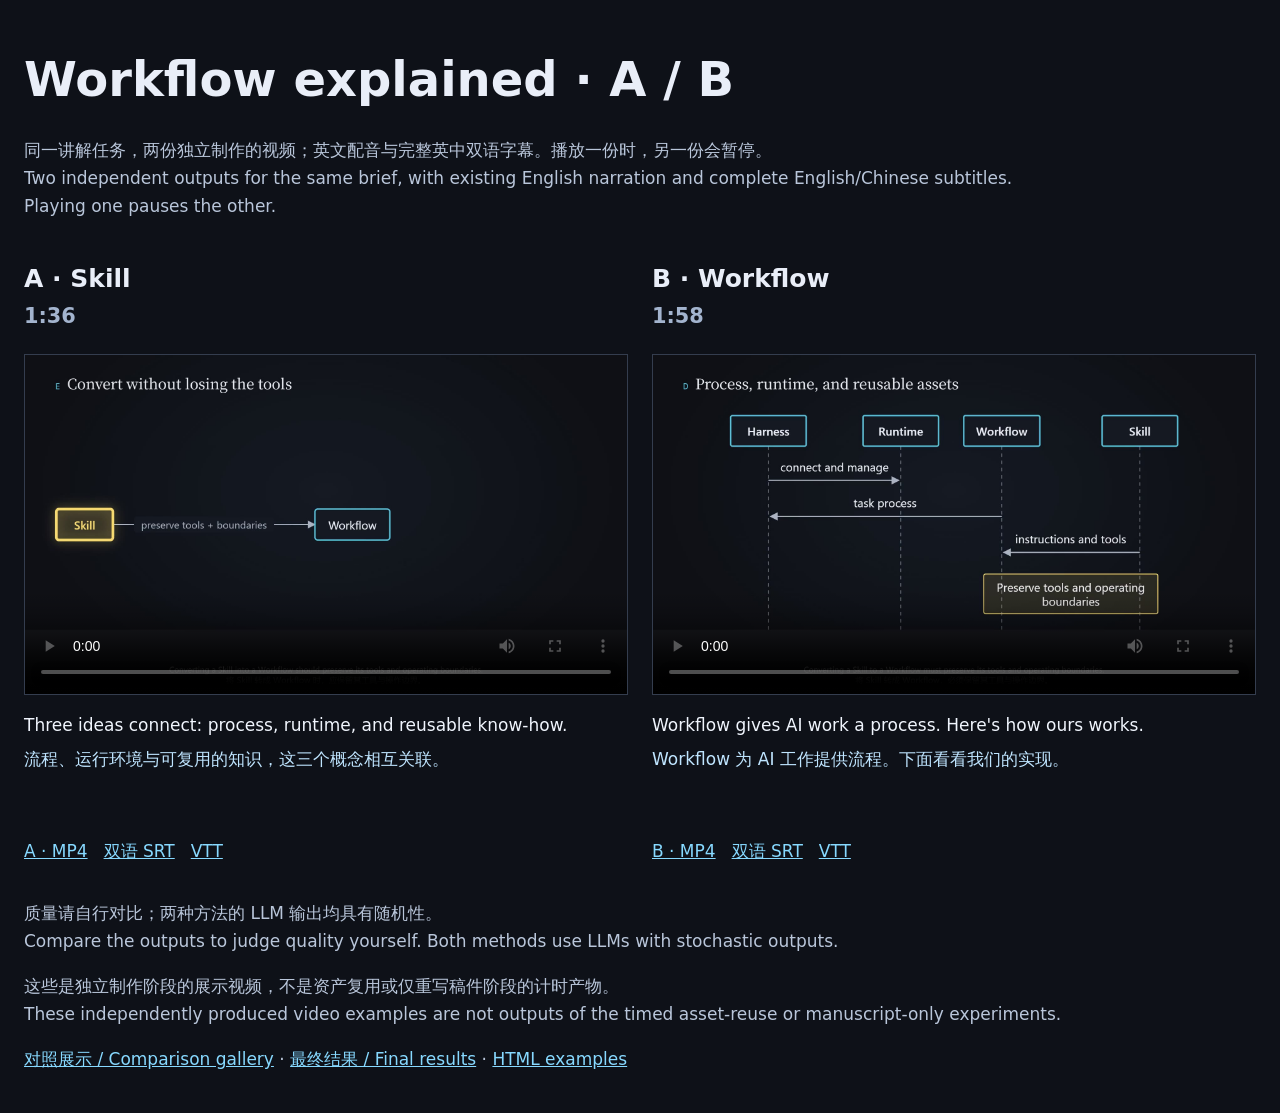
<file: workflow_explanations/examples/video/comparison.html>
<!doctype html>
<html lang="zh-CN">
<head><meta charset="utf-8"><meta name="viewport" content="width=device-width,initial-scale=1"><title>Video A/B · Skill / Workflow</title>
<style>
:root{color-scheme:dark}*{box-sizing:border-box}body{margin:0;background:#0e1118;color:#e9eef8;font:17px/1.65 system-ui,sans-serif}main{max-width:1500px;margin:40px auto;padding:0 24px}h1{font-size:clamp(30px,4vw,48px);margin:0}p{max-width:1050px;color:#b9c6da}.grid{display:grid;grid-template-columns:1fr 1fr;gap:24px}h2{font-size:25px}video{width:100%;display:block;background:#080a10;border:1px solid #343d4e}button,a{font:inherit}a{color:#87d9ff}button{background:#243754;color:white;border:1px solid #576b88;border-radius:5px;padding:10px 18px;cursor:pointer}button:focus-visible,a:focus-visible{outline:3px solid #8be3ff}details{margin-top:30px;padding:20px;border-top:1px solid #394253}small{display:block;color:#a3b4ce}.captions{min-height:125px;padding:16px 0;color:#f0f5fd}.captions span{display:block}.captions .zh{color:#bfe5ff;margin-top:6px}.downloads{display:flex;gap:16px;flex-wrap:wrap}@media(max-width:900px){.grid{grid-template-columns:1fr}main{margin:24px auto;padding:0 14px}}
</style></head><body><main>
<h1>Workflow explained · A / B</h1>
<p>同一讲解任务，两份独立制作的视频；英文配音与完整英中双语字幕。播放一份时，另一份会暂停。<br>Two independent outputs for the same brief, with existing English narration and complete English/Chinese subtitles. Playing one pauses the other.</p>
<div class="grid">
<section aria-labelledby="a-title"><h2 id="a-title">A · Skill <small>1:36</small></h2><video id="A" controls playsinline preload="metadata" src="A.mp4" poster="A.jpg"></video><div class="captions" id="captions-A" aria-live="off"><span class="en"></span><span class="zh"></span></div><p class="downloads"><a href="A.mp4" download>A · MP4</a><a href="A.srt" download>双语 SRT</a><a href="A.vtt" download>VTT</a></p></section>
<section aria-labelledby="b-title"><h2 id="b-title">B · Workflow <small>1:58</small></h2><video id="B" controls playsinline preload="metadata" src="B.mp4" poster="B.jpg"></video><div class="captions" id="captions-B" aria-live="off"><span class="en"></span><span class="zh"></span></div><p class="downloads"><a href="B.mp4" download>B · MP4</a><a href="B.srt" download>双语 SRT</a><a href="B.vtt" download>VTT</a></p></section>
</div>
<p>质量请自行对比；两种方法的 LLM 输出均具有随机性。<br>Compare the outputs to judge quality yourself. Both methods use LLMs with stochastic outputs.</p>
<p>这些是独立制作阶段的展示视频，不是资产复用或仅重写稿件阶段的计时产物。<br>These independently produced video examples are not outputs of the timed asset-reuse or manuscript-only experiments.</p>
<p><a href="../../gallery/#video">对照展示 / Comparison gallery</a> · <a href="https://github.com/TohmaN233/workflow-package/blob/main/workflow_explanations/experiments/results.zh-CN.md">最终结果 / Final results</a> · <a href="../html/index.html">HTML examples</a></p>
</main><script>const a=document.getElementById('A'),b=document.getElementById('B');a.addEventListener('play',()=>b.pause());b.addEventListener('play',()=>a.pause());const captions={"A":[{"start":0.0,"end":4.097,"en":"Three ideas connect: process, runtime, and reusable know-how.","zh":"流程、运行环境与可复用的知识，这三个概念相互关联。"},{"start":5.347,"end":12.057,"en":"An AI workflow defines stages and dependencies. A deterministic tool prepares input for model judgment.","zh":"AI 工作流定义阶段及依赖关系。确定性工具先准备输入，再交给模型判断。"},{"start":12.407,"end":16.064,"en":"Judgment can branch: deliver when ready, or revise when needed.","zh":"判断可以产生分支：准备好就交付，需要修改就返修。"},{"start":17.764,"end":19.982,"en":"Our Host owns authoritative Run state.","zh":"我们的 Host 掌握 Run 的权威状态。"},{"start":20.332,"end":22.331,"en":"It handles dependencies and routing.","zh":"它处理依赖关系与路由。"},{"start":22.681,"end":24.134,"en":"It records execution.","zh":"它记录执行过程。"},{"start":24.484,"end":28.82,"en":"It also performs mechanical checks; semantic decisions belong to Main.","zh":"它还执行机械检查；语义决策由 Main 负责。"},{"start":30.52,"end":34.333,"en":"Main is the initiating conversation. It makes semantic decisions.","zh":"Main 就是发起任务的会话，负责语义决策。"},{"start":34.683,"end":39.259,"en":"A Main worker uses an isolated, temporary context for one assigned stage.","zh":"Main worker 在隔离的临时上下文中，完成分配给它的一个阶段。"},{"start":39.609,"end":45.531,"en":"Role delegation chooses who works. Node identity says which stage; they are different concepts.","zh":"Role 委派决定由谁来做；节点身份决定是哪个阶段。这是两个不同概念。"},{"start":45.881,"end":47.262,"en":"Main accepts the delivery.","zh":"Main 验收交付结果。"},{"start":48.962,"end":51.045,"en":"A Workflow supplies the task process.","zh":"Workflow 提供任务流程。"},{"start":51.395,"end":56.104,"en":"The harness connects models, tools, environment, and the execution lifecycle.","zh":"Harness 连接模型、工具、环境与执行生命周期。"},{"start":56.454,"end":59.676,"en":"A Skill supplies reusable instructions and tool assets.","zh":"Skill 提供可复用的指令与工具资源。"},{"start":61.376,"end":65.967,"en":"Converting a Skill into a Workflow should preserve its tools and operating boundaries.","zh":"将 Skill 转成 Workflow 时，应保留其工具与操作边界。"},{"start":66.31700000000001,"end":69.529,"en":"Bounded stage context can reduce irrelevant material.","zh":"限定每个阶段的上下文，可以减少无关信息。"},{"start":69.879,"end":74.762,"en":"Reusable common context, with caching where supported, can reduce repeated work.","zh":"复用公共上下文，并在支持时使用缓存，可以减少重复工作。"},{"start":76.462,"end":80.961,"en":"After preparation, independent research and diagram stages can run in parallel.","zh":"准备完成后，相互独立的研究与绘图阶段可以并行执行。"},{"start":81.311,"end":85.828,"en":"Combine waits for both results. Parallel work can shorten the critical path.","zh":"汇合阶段等待两份结果。并行可以缩短关键路径。"},{"start":86.178,"end":90.051,"en":"But handoffs and cold starts can outweigh these benefits on small jobs.","zh":"但在小任务中，交接与冷启动的开销可能超过这些收益。"},{"start":90.401,"end":93.779,"en":"This architecture does not guarantee lower cost or latency.","zh":"这种架构并不保证成本更低或延迟更短。"}],"B":[{"start":0.0,"end":3.821,"en":"Workflow gives AI work a process. Here's how ours works.","zh":"Workflow 为 AI 工作提供流程。下面看看我们的实现。"},{"start":5.071,"end":8.599,"en":"AI workflows define stages, dependencies, and branches.","zh":"AI 工作流定义阶段、依赖关系与分支。"},{"start":8.949,"end":11.354,"en":"Plan decides whether we need outside data.","zh":"Plan 决定是否需要外部数据。"},{"start":11.704,"end":14.849,"en":"If so, Lookup fetches it with a deterministic tool.","zh":"如果需要，Lookup 使用确定性工具获取数据。"},{"start":15.199,"end":18.396,"en":"Otherwise, Draft starts immediately, using model judgment.","zh":"否则，Draft 立即开始，通过模型判断来写作。"},{"start":18.746,"end":21.236,"en":"If the task needs lookup, drafting waits.","zh":"任务需要查询时，写作阶段就要等待。"},{"start":22.936,"end":29.523,"en":"Our Host owns authoritative Run state, dependencies, routing, execution records, and mechanical checks.","zh":"Host 掌握 Run 的权威状态，负责依赖、路由、执行记录与机械检查。"},{"start":29.873,"end":35.051,"en":"Main, the initiating conversation, makes semantic decisions and assigns stages through Host.","zh":"Main 就是发起任务的会话，负责语义决策，并通过 Host 分配阶段。"},{"start":35.401,"end":39.665,"en":"Host creates a Main worker: an isolated, temporary stage context.","zh":"Host 创建 Main worker：一个隔离的临时阶段上下文。"},{"start":40.015,"end":44.38,"en":"The worker returns results. Host records execution and checks delivery.","zh":"Worker 返回结果；Host 记录执行并检查交付。"},{"start":44.73,"end":49.044,"en":"Main accepts delivery, combining its judgment with Host's execution authority.","zh":"Main 结合自身判断与 Host 的执行权威，验收交付结果。"},{"start":50.744,"end":55.385,"en":"A Harness connects models, tools, the environment, and the execution lifecycle.","zh":"Harness 连接模型、工具、环境与执行生命周期。"},{"start":55.735,"end":59.007,"en":"A Workflow supplies the task process that the harness runs.","zh":"Workflow 提供由 Harness 执行的任务流程。"},{"start":59.357,"end":62.52,"en":"A Skill supplies reusable instructions and tool assets.","zh":"Skill 提供可复用的指令与工具资源。"},{"start":62.87,"end":67.201,"en":"Converting a Skill to a Workflow must preserve its tools and operating boundaries.","zh":"将 Skill 转成 Workflow，必须保留其工具与操作边界。"},{"start":68.901,"end":71.994,"en":"Host routes Stage A into an isolated context.","zh":"Host 将阶段 A 路由到隔离上下文。"},{"start":72.344,"end":74.634,"en":"Stage B gets its own relevant history.","zh":"阶段 B 得到与自己有关的历史信息。"},{"start":74.984,"end":77.18,"en":"A Reviewer role can serve Stage A.","zh":"Reviewer 角色可以服务于阶段 A。"},{"start":77.53,"end":81.752,"en":"The same role can serve Stage B. Roles and node identities differ.","zh":"同一个角色也可以服务于阶段 B。角色与节点身份不同。"},{"start":83.452,"end":87.209,"en":"Stage A and Stage B share input, without depending on each other.","zh":"阶段 A 与阶段 B 共享输入，但彼此没有依赖。"},{"start":87.559,"end":93.164,"en":"Reusable common context, or caching where supported, can reduce repeated setup for Stage B.","zh":"复用公共上下文，或在支持时使用缓存，可以减少阶段 B 的重复准备。"},{"start":93.51400000000001,"end":95.672,"en":"Independent stages can run in parallel.","zh":"独立阶段可以并行执行。"},{"start":96.02199999999999,"end":99.2,"en":"Join waits for both results before dependent work starts.","zh":"Join 等待两份结果到齐后，再启动依赖它们的工作。"},{"start":100.9,"end":104.78399999999999,"en":"Bounded context, caching, and parallel work may bring Gains.","zh":"限定上下文、缓存与并行，可能带来收益。"},{"start":105.134,"end":109.691,"en":"Overhead from handoffs and cold starts can outweigh those gains on small jobs.","zh":"小任务中，交接与冷启动开销可能超过这些收益。"},{"start":110.041,"end":115.464,"en":"Measure each Result. This architecture guarantees neither lower cost nor lower latency.","zh":"衡量每次结果。这种架构既不保证成本更低，也不保证延迟更短。"}]};for(const video of [a,b]){const box=document.getElementById("captions-"+video.id);const update=()=>{const cue=captions[video.id].find(c=>video.currentTime>=c.start&&video.currentTime<c.end);box.querySelector(".en").textContent=cue?cue.en:"";box.querySelector(".zh").textContent=cue?cue.zh:"";};video.addEventListener("timeupdate",update);video.addEventListener("seeked",update);update();}</script></body></html>
</file>
<file: workflow_explanations/gallery/style.css>
:root {
  color-scheme: light;
  --paper: #f3f0e8;
  --paper-light: #faf9f5;
  --ink: #202823;
  --muted: #6d746d;
  --line: #c9c9be;
  --line-dark: #9da399;
  --green: #234c3c;
  --green-soft: #dce7df;
  --orange: #bc5935;
  --orange-soft: #f0dfd4;
  --blue: #395f78;
  --serif: "Iowan Old Style", "Palatino Linotype", "Book Antiqua", Georgia, serif;
  --sans: Inter, "Segoe UI", "Helvetica Neue", Arial, sans-serif;
  font-family: var(--sans);
  font-synthesis: none;
  text-rendering: optimizeLegibility;
  background: var(--paper);
  color: var(--ink);
}

* { box-sizing: border-box; }
html { scroll-behavior: smooth; scroll-padding-top: 6.5rem; }
body { margin: 0; min-width: 320px; }
button, a { font: inherit; }
a { color: inherit; }
button:focus-visible, a:focus-visible, summary:focus-visible, iframe:focus-visible {
  outline: 3px solid var(--orange);
  outline-offset: 3px;
}
[hidden] { display: none !important; }

.skip-link {
  position: absolute;
  top: 8px;
  left: 8px;
  z-index: 20;
  transform: translateY(-160%);
  padding: .65rem .9rem;
  background: var(--ink);
  color: white;
}
.skip-link:focus { transform: translateY(0); }

.site-header {
  position: sticky;
  z-index: 10;
  top: 0;
  display: flex;
  align-items: center;
  justify-content: space-between;
  gap: 1.5rem;
  min-height: 66px;
  padding: 0 clamp(20px, 5vw, 78px);
  border-bottom: 1px solid var(--line);
  background: rgb(243 240 232 / 95%);
  backdrop-filter: blur(14px);
}
.wordmark {
  display: inline-flex;
  flex: 0 0 auto;
  align-items: center;
  gap: .65rem;
  color: var(--ink);
  font-size: .68rem;
  font-weight: 750;
  letter-spacing: .15em;
  text-decoration: none;
}
.wordmark-mark {
  display: grid;
  width: 37px;
  height: 32px;
  place-items: center;
  border: 1px solid var(--green);
  color: var(--green);
  font-size: .72rem;
  letter-spacing: -.03em;
}
.wordmark-dot { color: var(--orange); }
.primary-nav { display: flex; align-items: center; gap: clamp(1rem, 2.6vw, 2.6rem); }
.primary-nav a {
  color: #4c554f;
  font-size: .8rem;
  text-decoration: none;
  transition: color .18s ease;
}
.primary-nav a:hover, .source-links a:hover, .site-footer a:hover { color: var(--orange); }
.language-toggle {
  flex: 0 0 auto;
  min-width: 76px;
  padding: .5rem .7rem;
  border: 1px solid var(--line-dark);
  border-radius: 2px;
  background: transparent;
  color: var(--ink);
  font-size: .75rem;
  font-weight: 700;
  cursor: pointer;
}
.language-toggle:hover { border-color: var(--green); background: var(--green-soft); }

main { overflow: clip; }
.hero, .section, .site-footer { width: min(1300px, calc(100% - 64px)); margin-inline: auto; }
.hero {
  display: grid;
  grid-template-columns: minmax(0, 1.5fr) minmax(245px, .62fr);
  align-items: end;
  gap: clamp(2.5rem, 7vw, 7rem);
  padding: clamp(72px, 11vw, 154px) 0 clamp(76px, 10vw, 132px);
}
.eyebrow {
  display: flex;
  align-items: center;
  gap: .65rem;
  margin: 0 0 1.2rem;
  color: var(--green);
  font-size: .69rem;
  font-weight: 760;
  letter-spacing: .14em;
  line-height: 1.45;
  text-transform: uppercase;
}
.eyebrow-rule { width: 31px; height: 1px; background: var(--orange); }
.hero h1 {
  margin: 0;
  font-family: var(--serif);
  font-size: clamp(3.2rem, 7.4vw, 7.15rem);
  font-weight: 500;
  letter-spacing: -.065em;
  line-height: .93;
}
.title-subline { color: var(--green); font-style: italic; }
.hero-deck {
  max-width: 650px;
  margin: 2rem 0 .85rem;
  color: #48534b;
  font-family: var(--serif);
  font-size: clamp(1.08rem, 1.55vw, 1.35rem);
  line-height: 1.55;
}
.hero-caveat { margin: 0; color: var(--muted); font-size: .79rem; line-height: 1.55; }
.hero-index {
  padding: 1.3rem 0 0;
  border-top: 1px solid var(--ink);
}
.index-cell {
  display: flex;
  align-items: baseline;
  justify-content: space-between;
  gap: 1rem;
  padding: .95rem 0;
  border-bottom: 1px solid var(--line);
  color: #536057;
  font-size: .72rem;
  text-align: right;
}
.index-value {
  color: var(--orange);
  font-family: var(--serif);
  font-size: 1.8rem;
  font-variant-numeric: lining-nums;
  line-height: 1;
}
.hero-index > p { margin: 1rem 0 0; color: var(--muted); font-size: .73rem; line-height: 1.55; }

.section { padding: clamp(68px, 8vw, 108px) 0; border-top: 1px solid var(--line-dark); }
.section-heading {
  display: grid;
  grid-template-columns: minmax(0, .86fr) minmax(250px, .7fr);
  align-items: end;
  gap: clamp(2rem, 8vw, 9rem);
  margin-bottom: 2.6rem;
}
.section-number { color: var(--orange); font-variant-numeric: tabular-nums; }
.section-heading h2 {
  max-width: 700px;
  margin: 0;
  font-family: var(--serif);
  font-size: clamp(2.45rem, 5vw, 4.55rem);
  font-weight: 500;
  letter-spacing: -.055em;
  line-height: 1.03;
}
.section-intro {
  max-width: 525px;
  margin: 0 0 .2rem;
  color: #505b53;
  font-size: .95rem;
  line-height: 1.7;
}
.sample-note {
  margin: 0 0 .9rem;
  color: var(--muted);
  font-size: .77rem;
  line-height: 1.5;
}
.table-wrap { width: 100%; overflow-x: auto; border-top: 1px solid var(--ink); border-bottom: 1px solid var(--line); }
.metrics-table { width: 100%; border-collapse: collapse; font-size: .82rem; text-align: left; }
.metrics-table caption {
  padding: .8rem 0;
  color: var(--green);
  font-size: .7rem;
  font-weight: 740;
  letter-spacing: .08em;
  text-align: left;
  text-transform: uppercase;
}
.metrics-table th, .metrics-table td { min-width: 105px; padding: .88rem .75rem; vertical-align: top; }
.metrics-table th {
  color: var(--muted);
  font-size: .69rem;
  font-weight: 650;
  line-height: 1.45;
}
.metrics-table th:first-child, .metrics-table td:first-child { min-width: 170px; padding-left: .1rem; }
.metrics-table tbody tr { border-top: 1px solid #deded5; }
.metrics-table tbody th { color: var(--ink); font-size: .8rem; font-weight: 700; }
.metrics-table td { color: #3f4842; font-variant-numeric: tabular-nums; white-space: nowrap; }
.metrics-table .subcell { display: block; margin-top: .28rem; color: var(--muted); font-size: .69rem; font-variant-numeric: normal; white-space: normal; }
.delta-note {
  min-height: 1.5rem;
  margin: 1rem 0 0;
  color: var(--green);
  font-family: var(--serif);
  font-size: 1rem;
  line-height: 1.6;
}

.artifact-explorer { margin-top: clamp(3.3rem, 7vw, 6rem); }
.artifact-toolbar {
  display: flex;
  align-items: end;
  justify-content: space-between;
  gap: 2rem;
  margin-bottom: 1.4rem;
}
.artifact-toolbar .eyebrow { margin-bottom: .35rem; }
.toolbar-help { margin: 0; color: var(--muted); font-size: .78rem; line-height: 1.5; }
.topic-picker { display: flex; flex-wrap: wrap; gap: .45rem; }
.topic-button {
  min-height: 39px;
  padding: .56rem .85rem;
  border: 1px solid var(--line-dark);
  border-radius: 2px;
  background: transparent;
  color: #465249;
  font-size: .74rem;
  cursor: pointer;
  transition: background .16s ease, color .16s ease, border-color .16s ease;
}
.topic-button:hover { border-color: var(--green); }
.topic-button[aria-pressed="true"] { border-color: var(--green); background: var(--green); color: white; }
.artifact-caption {
  margin: 0;
  padding: .7rem .85rem;
  background: var(--green-soft);
  color: var(--green);
  font-size: .73rem;
  font-weight: 700;
  letter-spacing: .04em;
}
.preview-grid { display: grid; grid-template-columns: repeat(2, minmax(0, 1fr)); gap: 1px; background: var(--line-dark); border: 1px solid var(--line-dark); }
.preview-card { min-width: 0; background: var(--paper-light); }
.pi-preview-card { grid-column: 1 / -1; }
@media (min-width: 1200px) {
  #previews { grid-template-columns: repeat(3, minmax(0, 1fr)); }
  .pi-preview-card { grid-column: auto; }
  #previews .preview-heading { flex-wrap: wrap; gap: .5rem; }
}
.preview-heading {
  display: flex;
  align-items: center;
  justify-content: space-between;
  gap: 1rem;
  min-height: 86px;
  padding: .8rem 1.05rem;
  border-bottom: 1px solid var(--line);
}
.preview-kicker { margin: 0 0 .22rem; color: var(--orange); font-size: .64rem; font-weight: 760; letter-spacing: .12em; text-transform: uppercase; }
.preview-heading h3 { margin: 0; font-family: var(--serif); font-size: 1.28rem; font-weight: 500; }
.artifact-link { flex: 0 0 auto; color: var(--green); font-size: .72rem; font-weight: 700; text-decoration-thickness: 1px; text-underline-offset: 3px; }
.preview-card iframe {
  display: block;
  width: 100%;
  height: clamp(380px, 46vw, 610px);
  border: 0;
  background: #fff;
}

.single-section { background: linear-gradient(90deg, transparent 0, transparent calc(100% - 1px), var(--line) calc(100% - 1px)); }
.single-controls {
  display: flex;
  align-items: end;
  justify-content: space-between;
  gap: 1.5rem;
  margin-bottom: .9rem;
}
.control-label { margin: 0 0 .55rem; color: var(--muted); font-size: .7rem; font-weight: 700; letter-spacing: .08em; text-transform: uppercase; }
.single-condition { margin: 0 0 .55rem; color: var(--green); font-family: var(--serif); font-size: .96rem; text-align: right; }
.run-details { margin-top: 1.2rem; border-bottom: 1px solid var(--line-dark); }
.run-details summary {
  display: flex;
  align-items: center;
  justify-content: space-between;
  gap: 1rem;
  padding: 1rem .1rem;
  color: var(--green);
  font-size: .82rem;
  font-weight: 750;
  cursor: pointer;
}
.summary-count { color: var(--muted); font-size: .72rem; font-weight: 500; }
.run-details .table-wrap { margin-bottom: 1.1rem; border-top-color: var(--line); }
.compact-table th, .compact-table td { padding-block: .7rem; }
.compact-table th:first-child, .compact-table td:first-child { min-width: 190px; }

.video-section { padding-bottom: clamp(72px, 9vw, 120px); }
.watch-note {
  display: grid;
  grid-template-columns: auto minmax(0, 1fr) auto;
  align-items: center;
  gap: 1rem;
  margin-top: 1.8rem;
  padding: 1.2rem 1.35rem;
  border: 1px solid var(--line);
  background: var(--paper-light);
}
.watch-icon { color: var(--orange); font-size: 1.35rem; }
.watch-note p { margin: 0; color: #586159; font-size: .76rem; line-height: 1.55; }
.watch-note strong { color: var(--ink); }
.watch-note a { color: var(--green); font-size: .75rem; font-weight: 750; white-space: nowrap; text-decoration-thickness: 1px; text-underline-offset: 3px; }

.method-section { padding-bottom: clamp(65px, 8vw, 105px); }
.method-heading { grid-template-columns: 1fr; margin-bottom: 2rem; }
.method-grid { display: grid; grid-template-columns: repeat(4, minmax(0, 1fr)); gap: 1.5rem; }
.method-grid article { padding-top: .85rem; border-top: 1px solid var(--line-dark); }
.method-grid h3 { margin: 0 0 .65rem; font-family: var(--serif); font-size: 1.15rem; font-weight: 500; }
.method-grid p { margin: 0; color: #586159; font-size: .76rem; line-height: 1.65; }
.source-links {
  display: flex;
  align-items: baseline;
  flex-wrap: wrap;
  gap: .75rem 1.5rem;
  margin-top: 3.3rem;
  padding-top: 1.1rem;
  border-top: 1px solid var(--line-dark);
}
.source-label { flex-basis: 100%; margin: 0; color: var(--muted); font-size: .69rem; font-weight: 750; letter-spacing: .1em; text-transform: uppercase; }
.source-links a { color: var(--green); font-size: .77rem; text-underline-offset: 3px; }
.site-footer {
  display: flex;
  justify-content: space-between;
  gap: 1rem;
  padding: 1.25rem 0 1.7rem;
  border-top: 1px solid var(--line-dark);
  color: var(--muted);
  font-size: .68rem;
}
.site-footer > span:first-child { color: var(--green); font-weight: 800; letter-spacing: .1em; }
.site-footer a { text-decoration: none; }
.data-error {
  position: fixed;
  z-index: 30;
  right: 16px;
  bottom: 16px;
  display: grid;
  max-width: min(440px, calc(100vw - 32px));
  gap: .35rem;
  padding: 1rem 1.15rem;
  border: 1px solid #902c1e;
  background: #fff2ec;
  color: #641e13;
  box-shadow: 0 8px 30px rgb(28 27 24 / 17%);
  font-size: .78rem;
  line-height: 1.5;
}
.data-error[hidden] { display: none; }

@media (max-width: 900px) {
  .hero, .section, .site-footer { width: min(100% - 42px, 760px); }
  .hero { grid-template-columns: minmax(0, 1.2fr) minmax(210px, .8fr); gap: 2.5rem; }
  .section-heading { grid-template-columns: 1fr; align-items: start; gap: 1.2rem; }
  .section-intro { max-width: 680px; }
  .method-grid { grid-template-columns: repeat(2, minmax(0, 1fr)); row-gap: 1.8rem; }
  .metrics-table { min-width: 850px; }
  .compact-table { min-width: 740px; }
}
@media (max-width: 640px) {
  html { scroll-padding-top: 7.7rem; }
  .site-header { min-height: 86px; flex-wrap: wrap; gap: .55rem .7rem; padding: .5rem 16px .45rem; }
  .wordmark { gap: .45rem; font-size: .58rem; letter-spacing: .1em; }
  .wordmark-mark { width: 33px; height: 29px; }
  .primary-nav {
    order: 3;
    display: flex;
    flex: 0 0 100%;
    gap: 1.25rem;
    min-width: 0;
    overflow-x: auto;
    padding: .25rem 0 .1rem;
    scrollbar-width: thin;
    white-space: nowrap;
  }
  .primary-nav a { flex: 0 0 auto; font-size: .72rem; }
  .language-toggle { margin-left: auto; }
  .language-toggle { min-width: 72px; padding: .45rem .55rem; }
  .hero, .section, .site-footer { width: calc(100% - 36px); }
  .hero { grid-template-columns: 1fr; gap: 2.2rem; padding: 70px 0 72px; }
  .hero h1 { font-size: clamp(3.25rem, 15.4vw, 5.15rem); }
  .hero-deck { margin-top: 1.35rem; font-size: 1.08rem; }
  .hero-index { display: grid; grid-template-columns: repeat(3, minmax(0, 1fr)); gap: .55rem; padding-top: .85rem; }
  .index-cell { display: grid; gap: .4rem; justify-content: start; align-content: start; min-height: 76px; border: 0; text-align: left; }
  .index-value { font-size: 1.5rem; }
  .index-cell > span:last-child { font-size: .64rem; text-align: left; }
  .hero-index > p { grid-column: 1 / -1; margin-top: .1rem; }
  .section { padding: 67px 0; }
  .section-heading { margin-bottom: 1.8rem; }
  .section-heading h2 { font-size: 2.85rem; }
  .section-intro { font-size: .88rem; }
  .artifact-toolbar { display: grid; gap: 1rem; align-items: start; }
  .topic-picker { gap: .35rem; }
  .topic-button { min-height: 38px; padding: .5rem .65rem; font-size: .68rem; }
  .preview-grid { grid-template-columns: 1fr; }
  .preview-card iframe { height: 78vh; min-height: 440px; max-height: 660px; }
  .preview-heading { min-height: 76px; padding-inline: .8rem; }
  .preview-heading h3 { font-size: 1.15rem; }
  .artifact-link { font-size: .68rem; }
  .single-controls { display: grid; align-items: start; gap: 1rem; }
  .single-condition { margin: 0; text-align: left; }
  .watch-note { grid-template-columns: auto 1fr; align-items: start; padding: 1rem; }
  .watch-note a { grid-column: 2; }
  .method-grid { grid-template-columns: 1fr; gap: 1.2rem; }
  .source-links { display: grid; grid-template-columns: 1fr; gap: .8rem; margin-top: 2.5rem; }
  .site-footer { flex-wrap: wrap; justify-content: flex-start; }
  .site-footer > span:nth-child(2) { flex-basis: 100%; order: 3; }
}
@media (prefers-reduced-motion: reduce) {
  *, *::before, *::after { scroll-behavior: auto !important; transition-duration: .01ms !important; }
}
</file>
